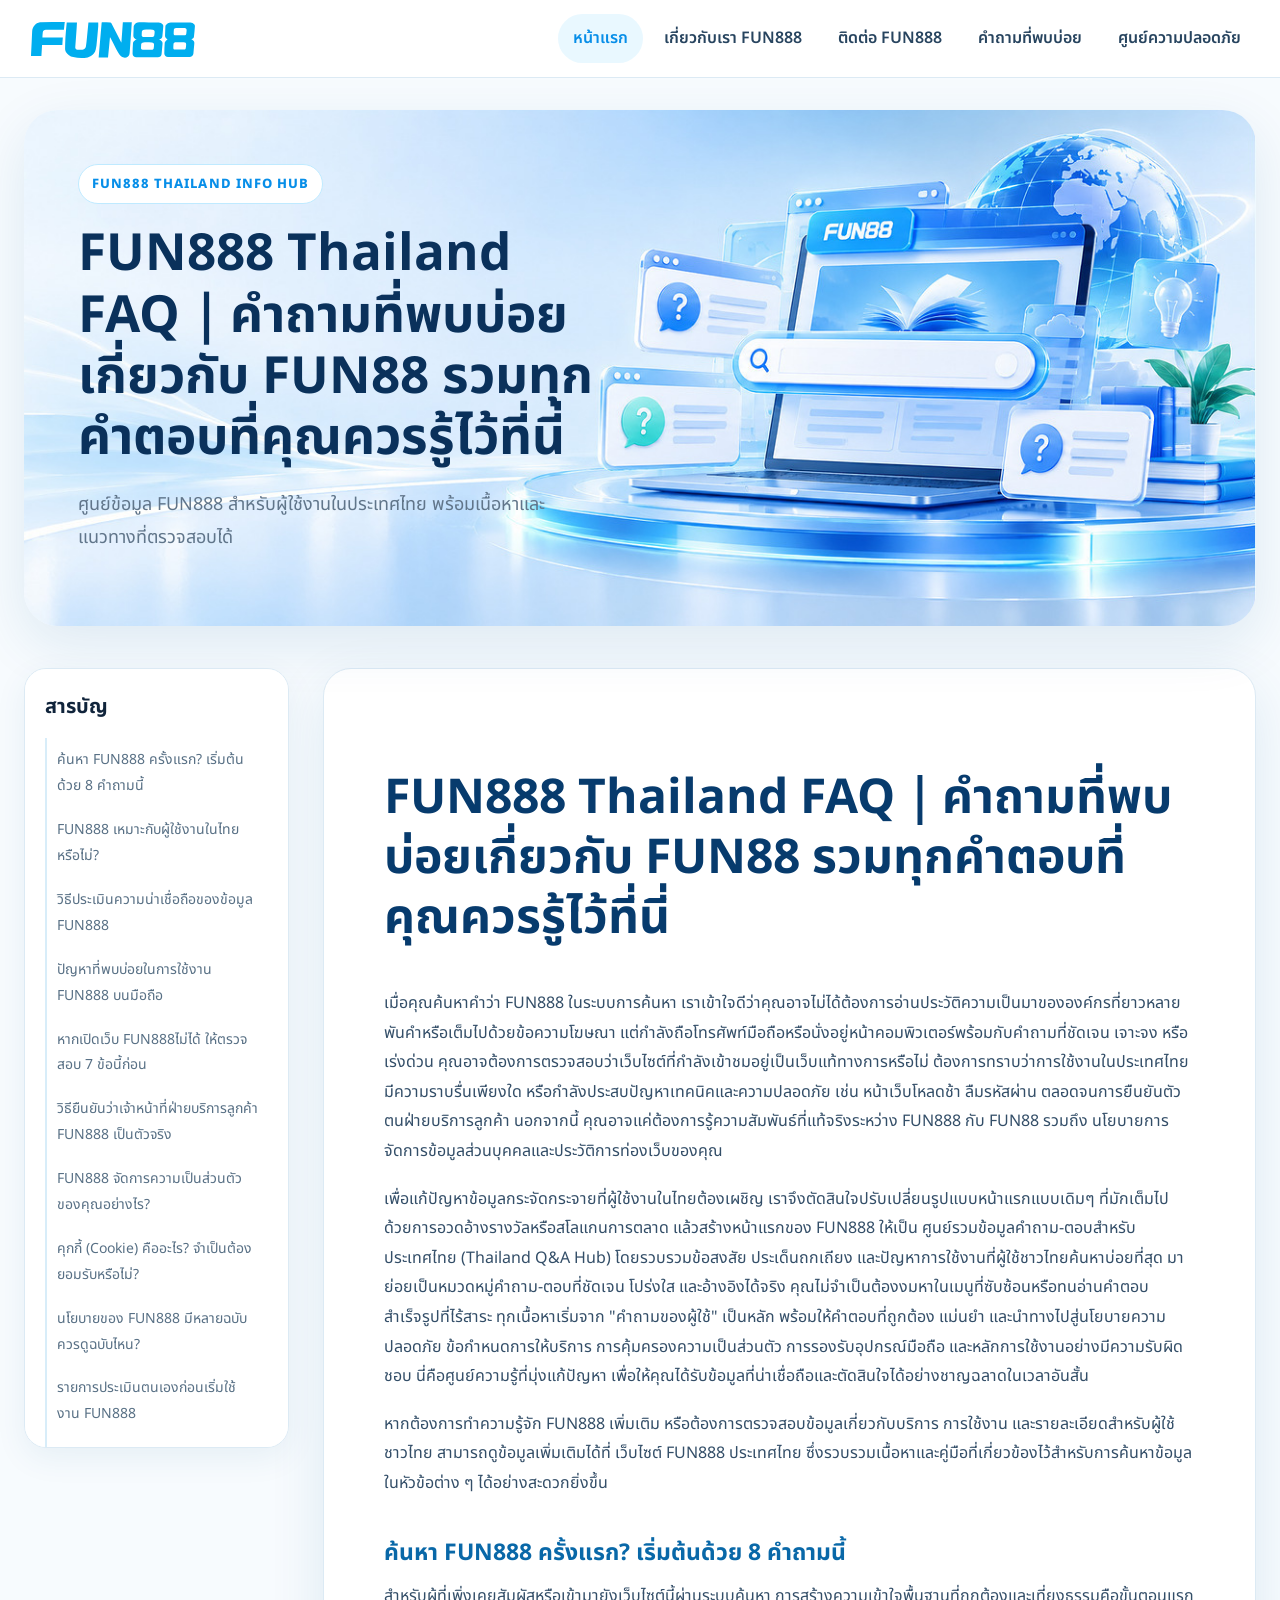
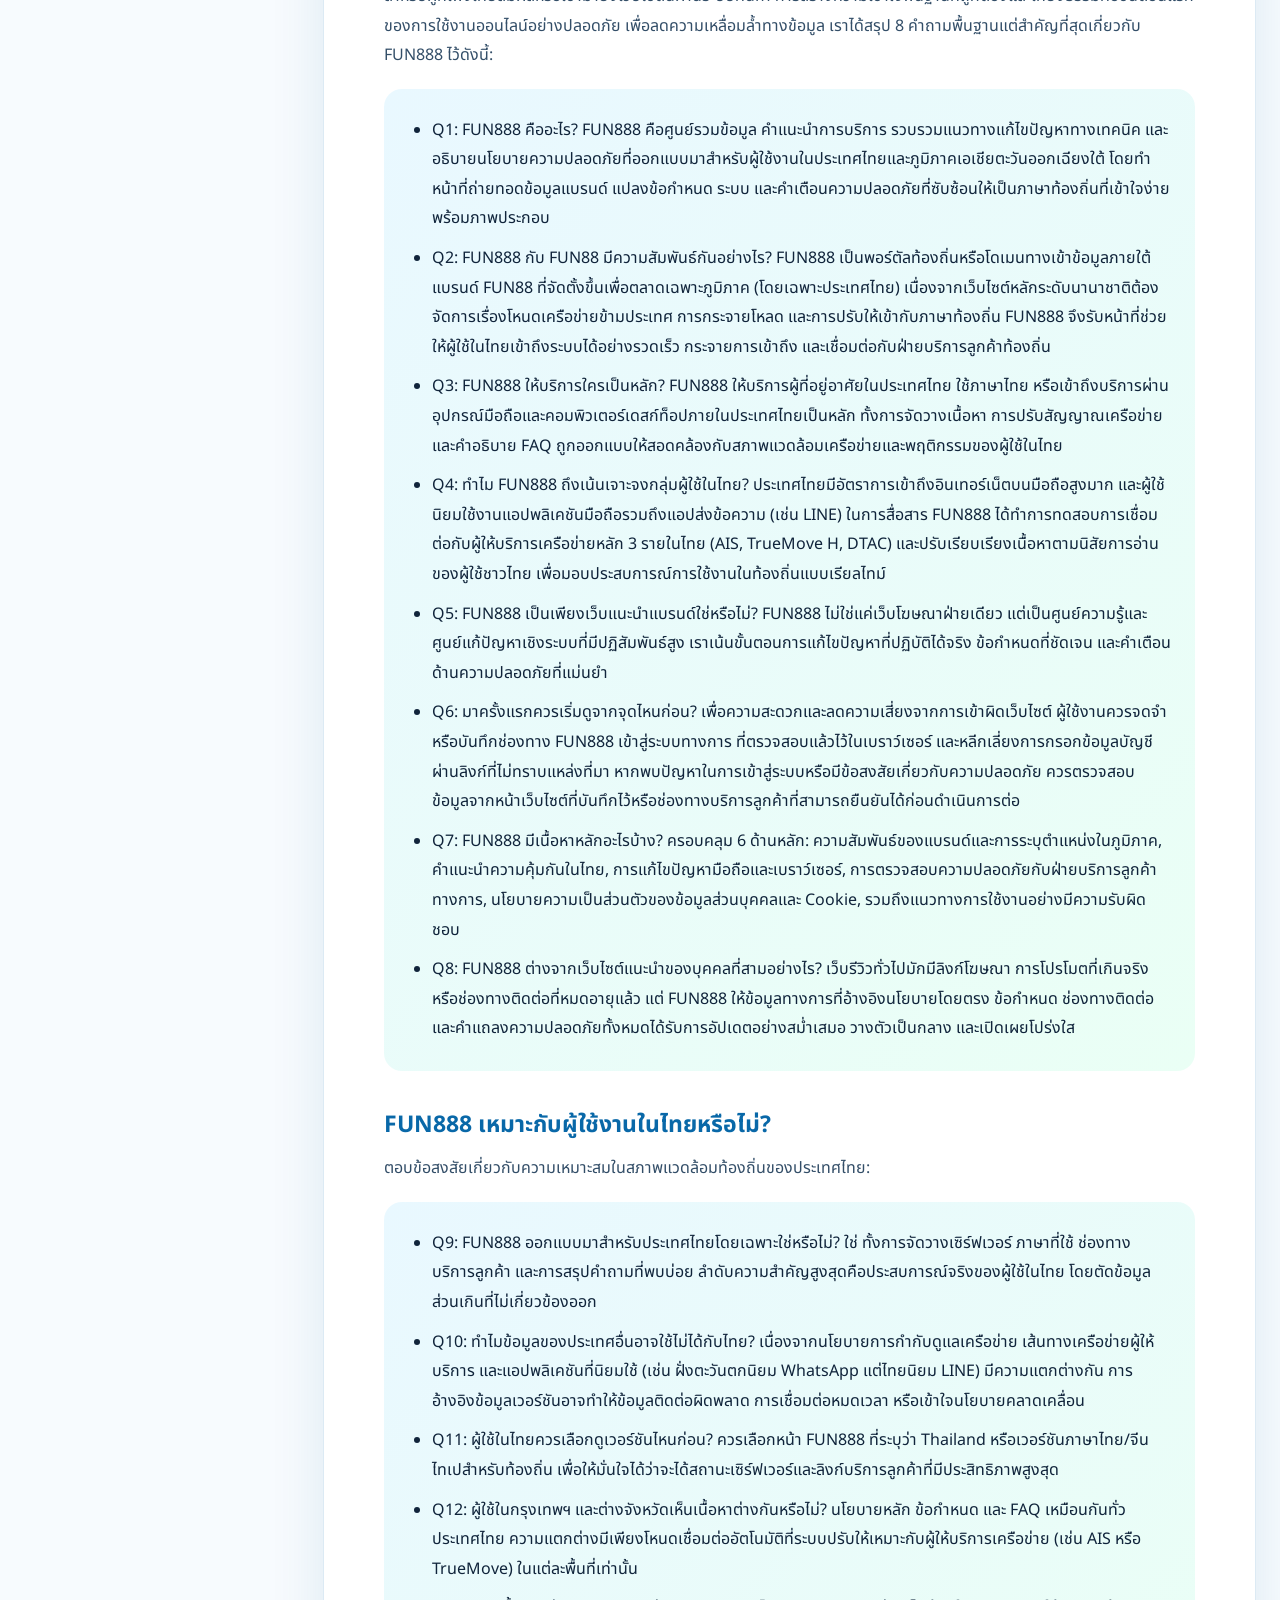
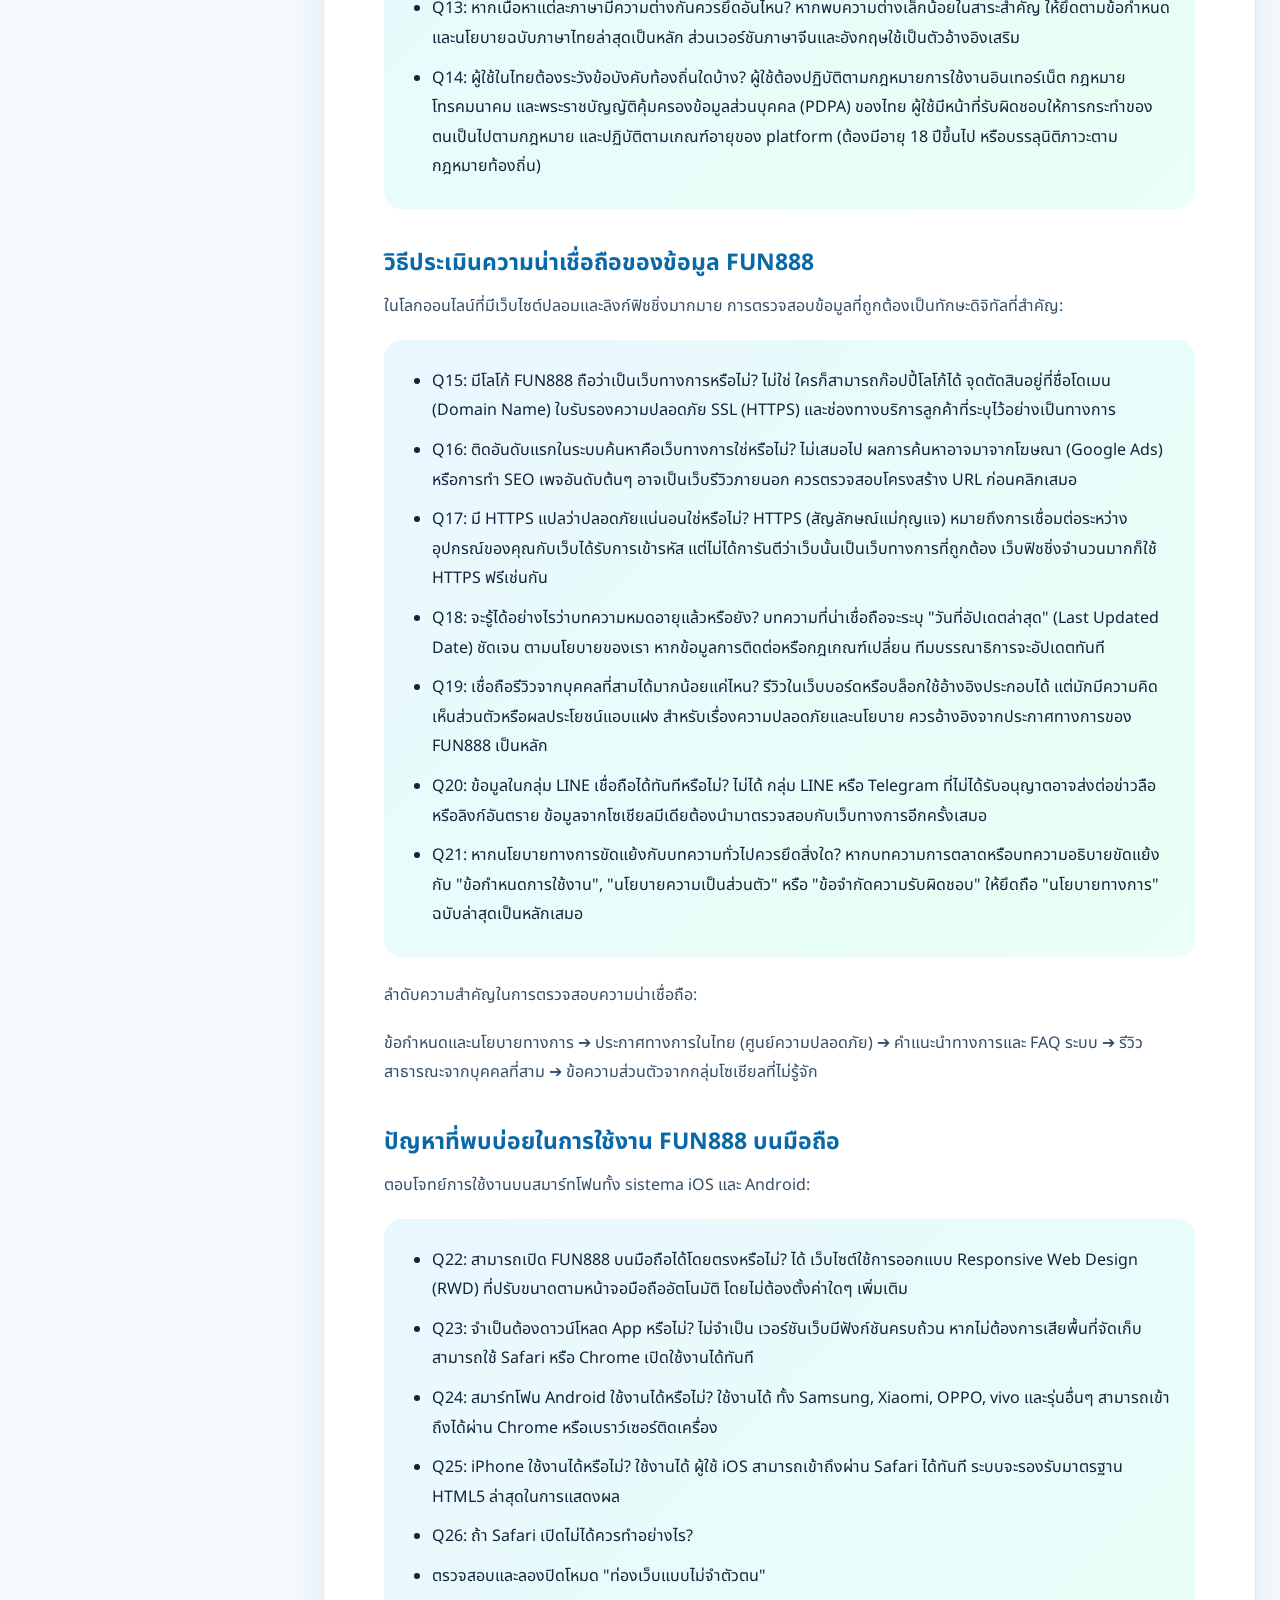
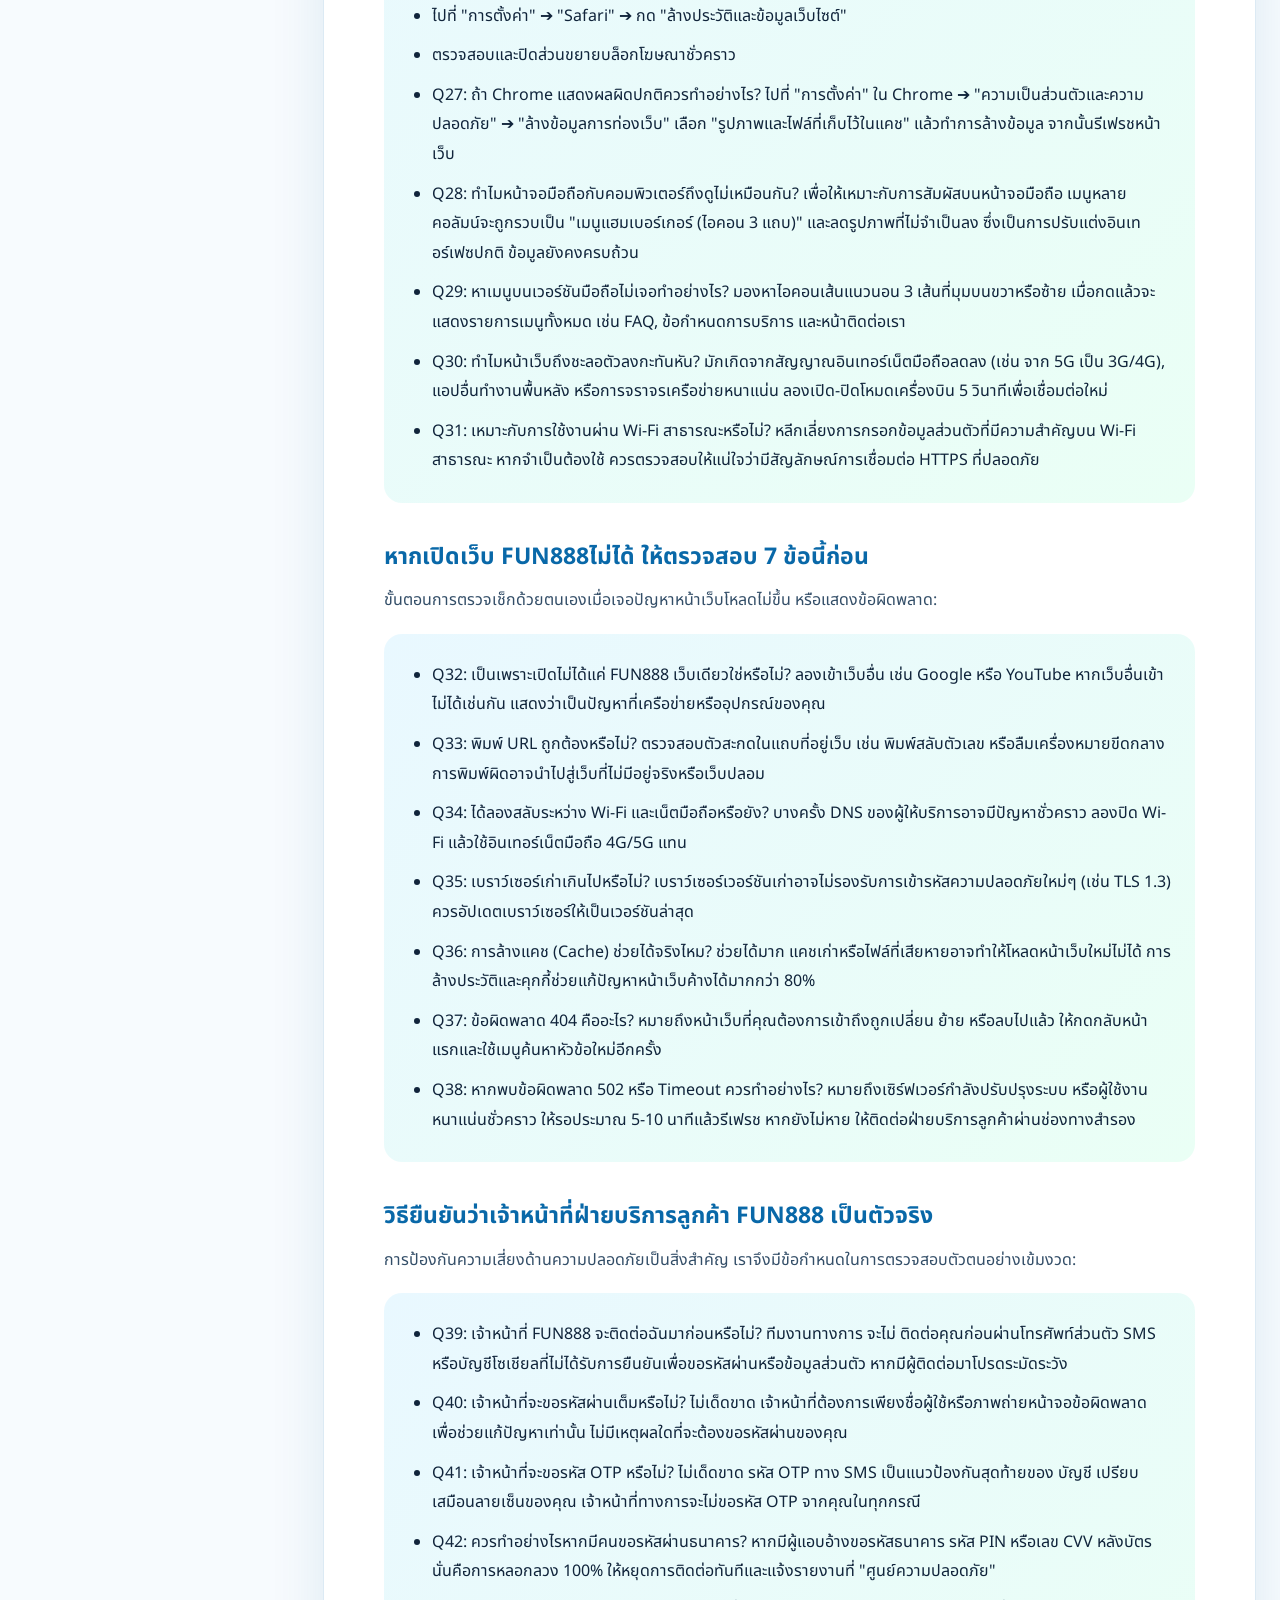
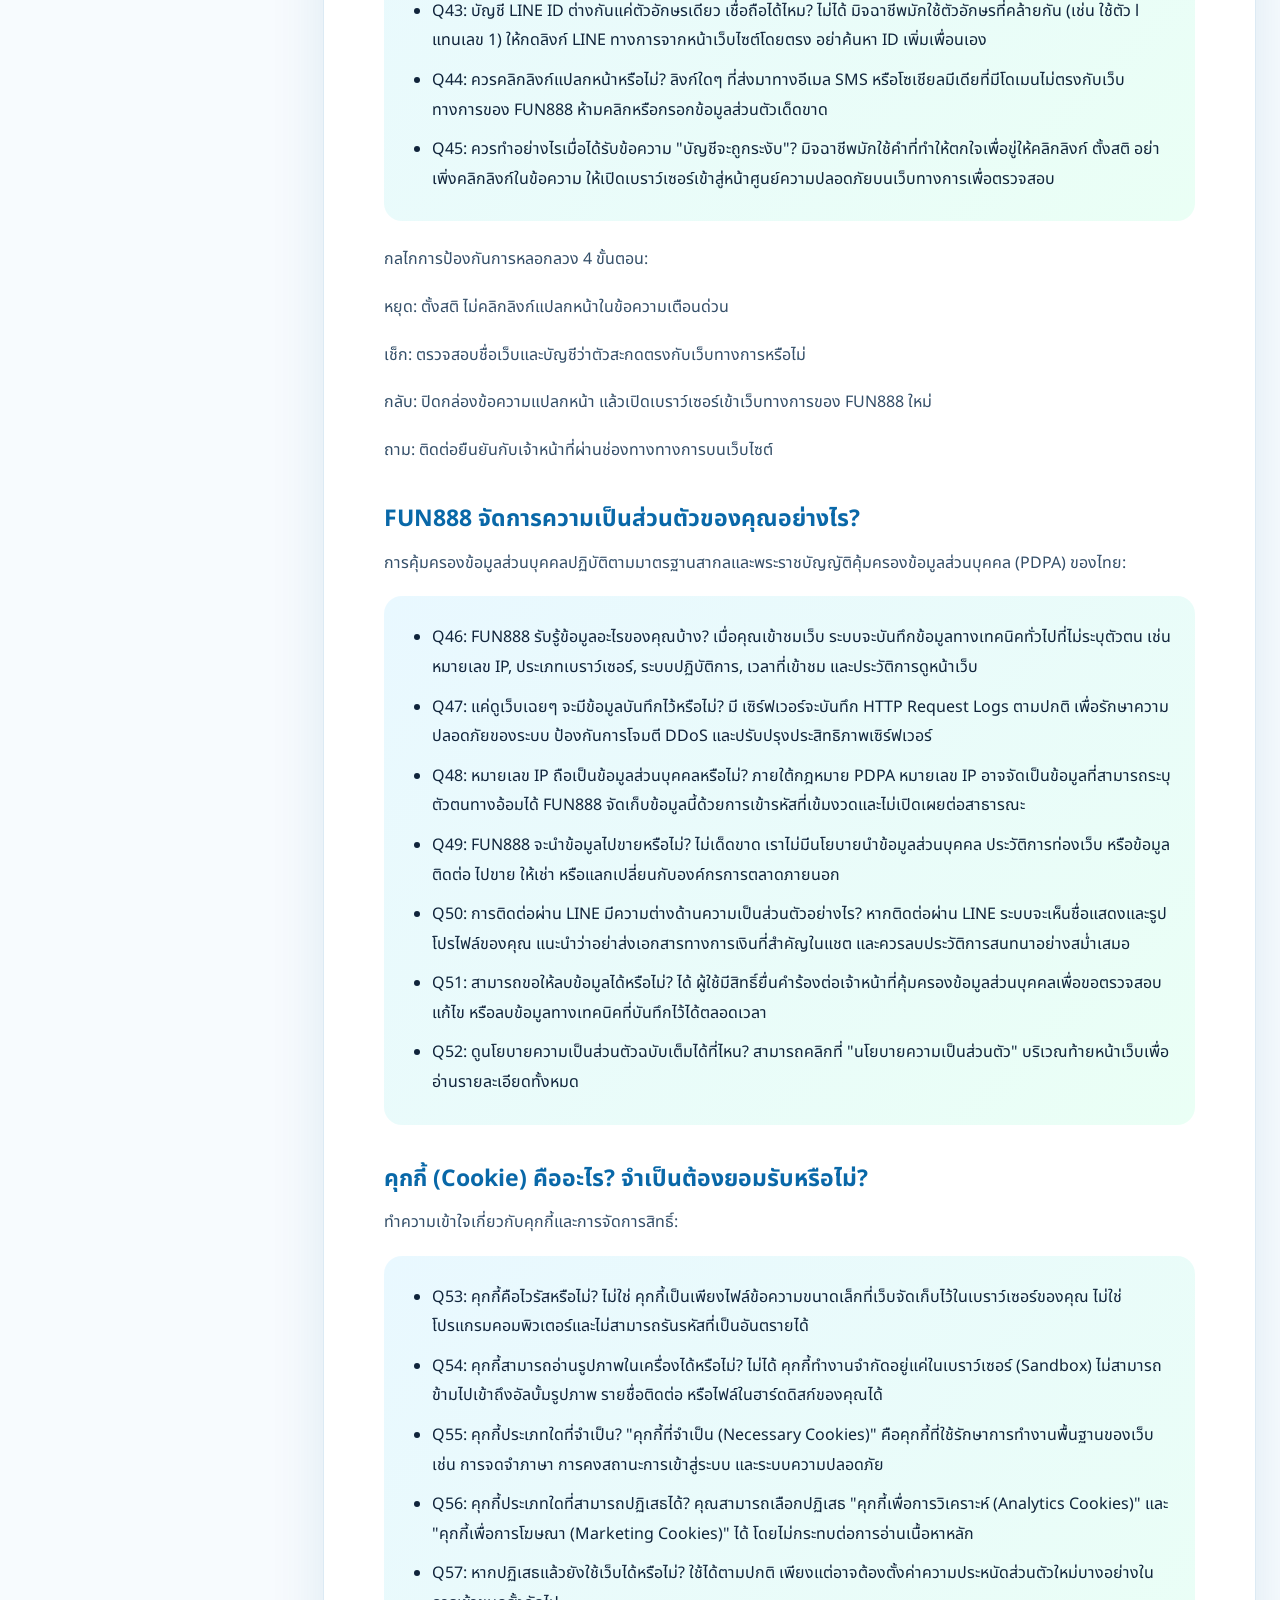
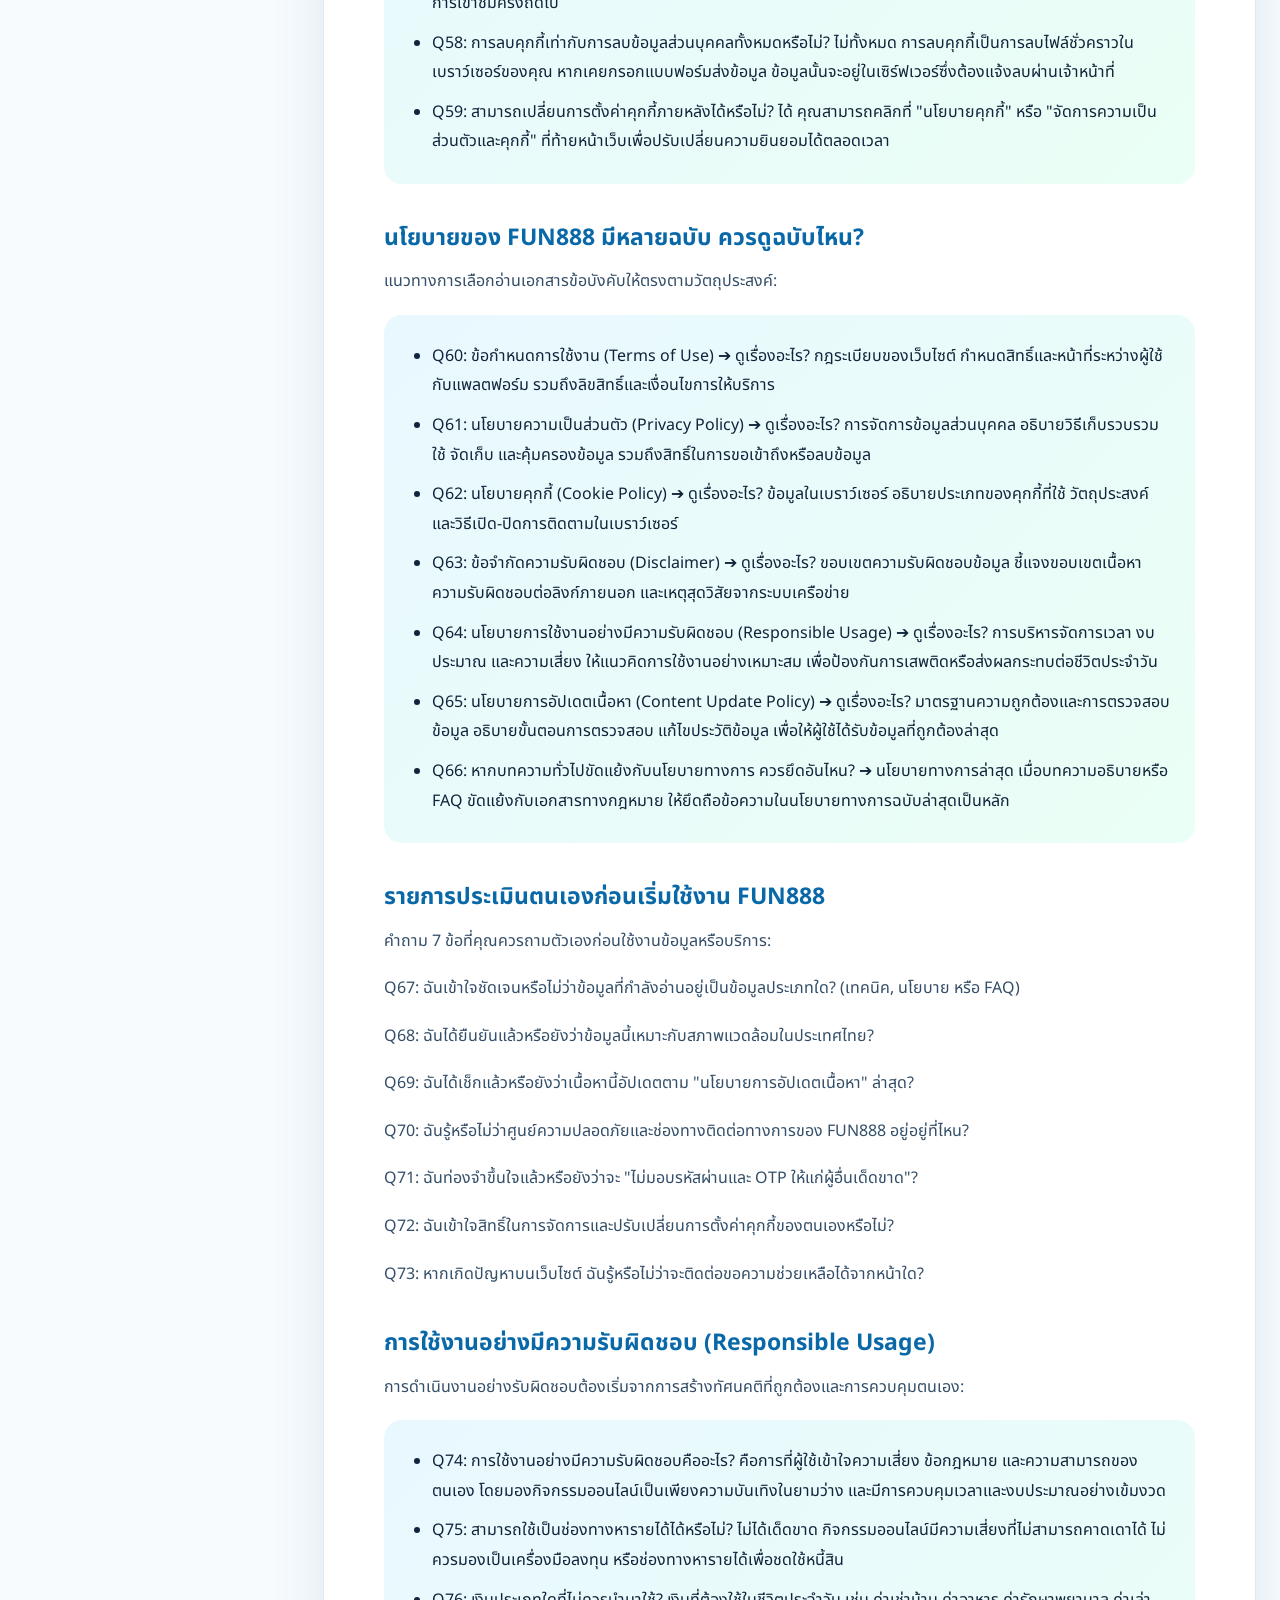
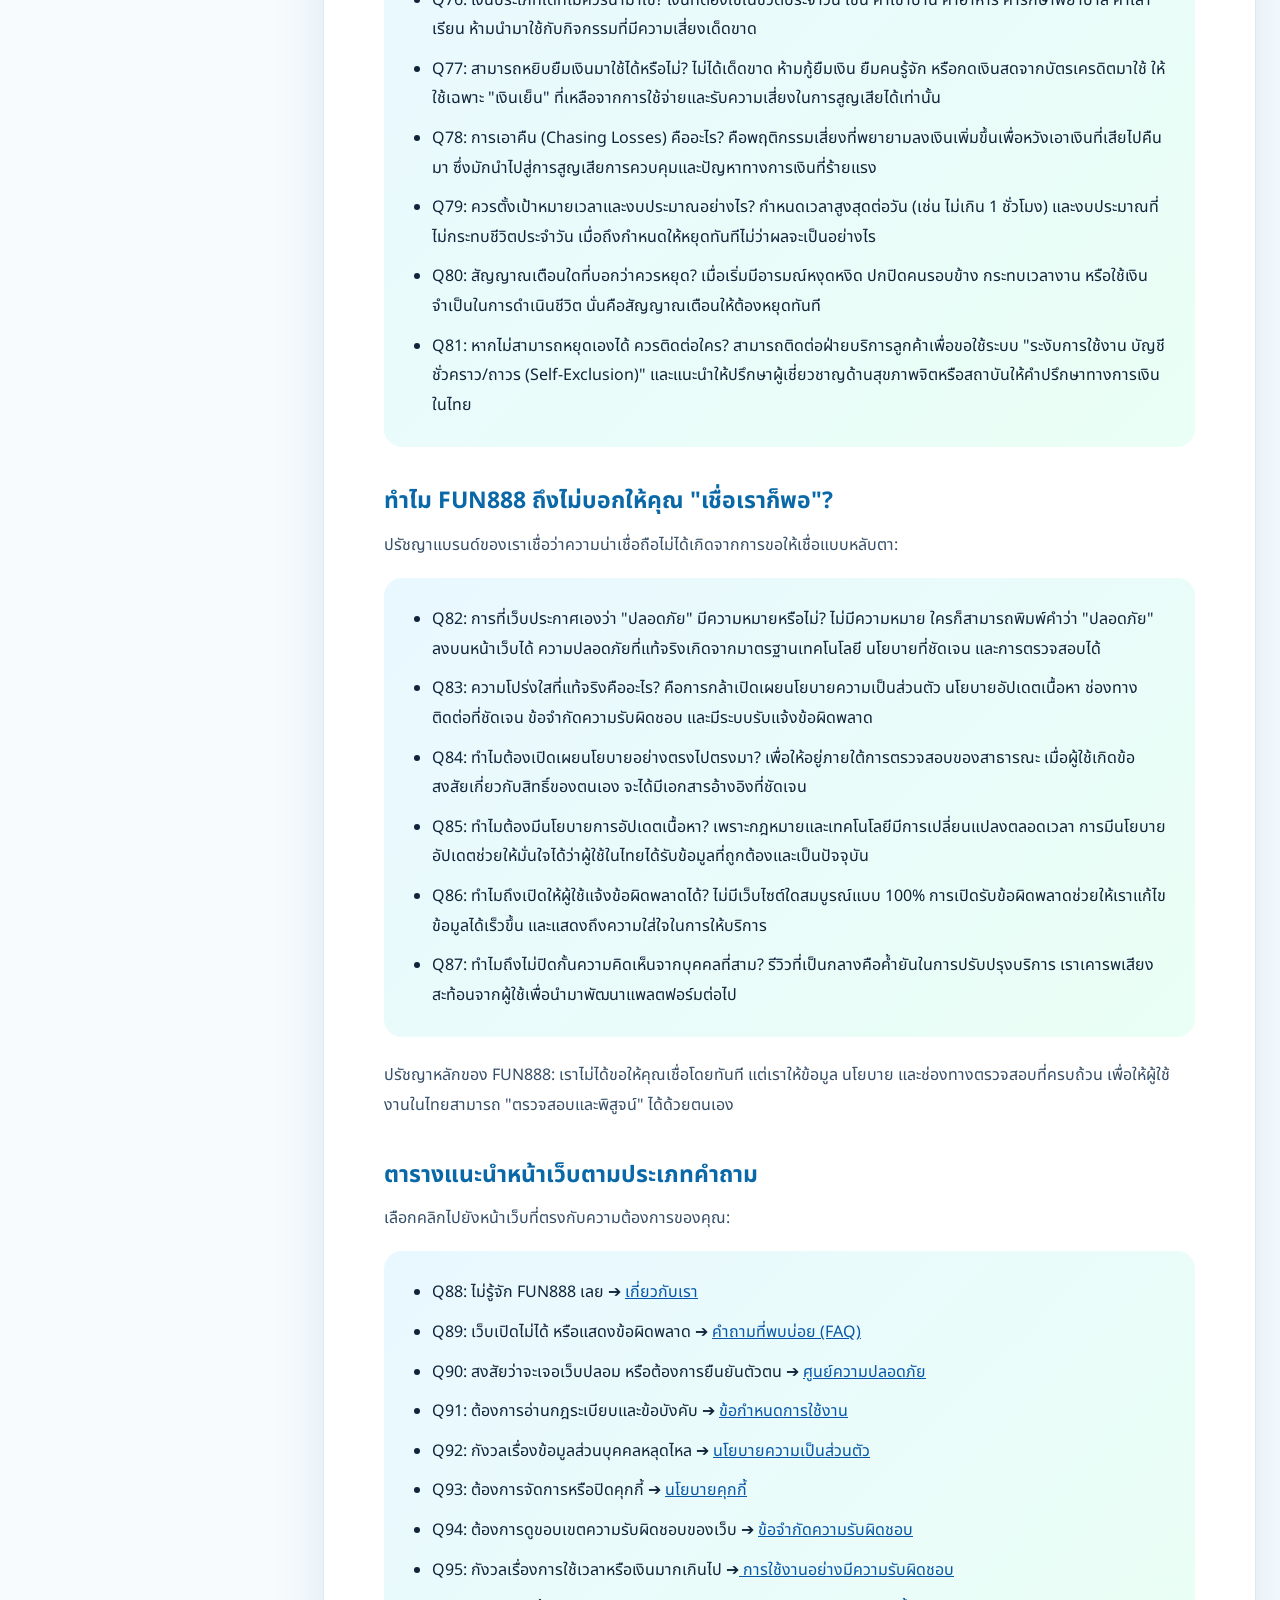
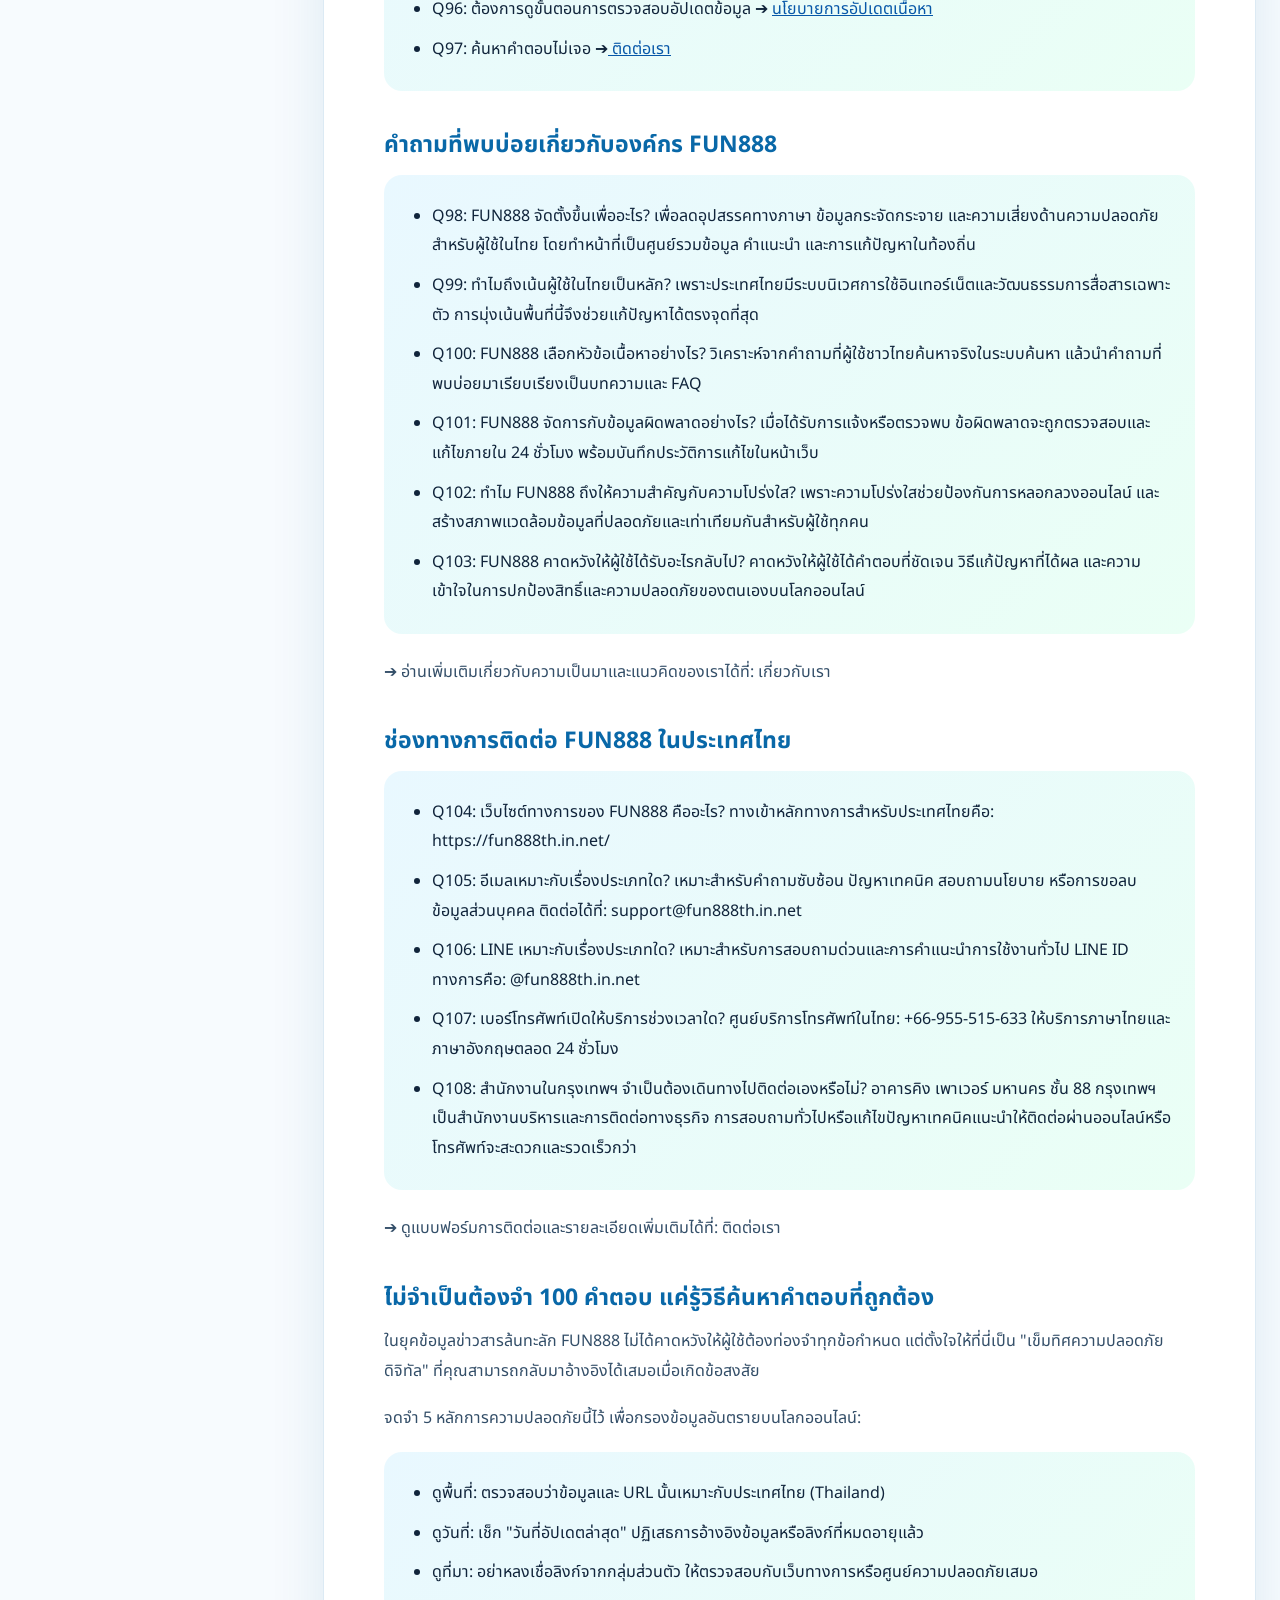
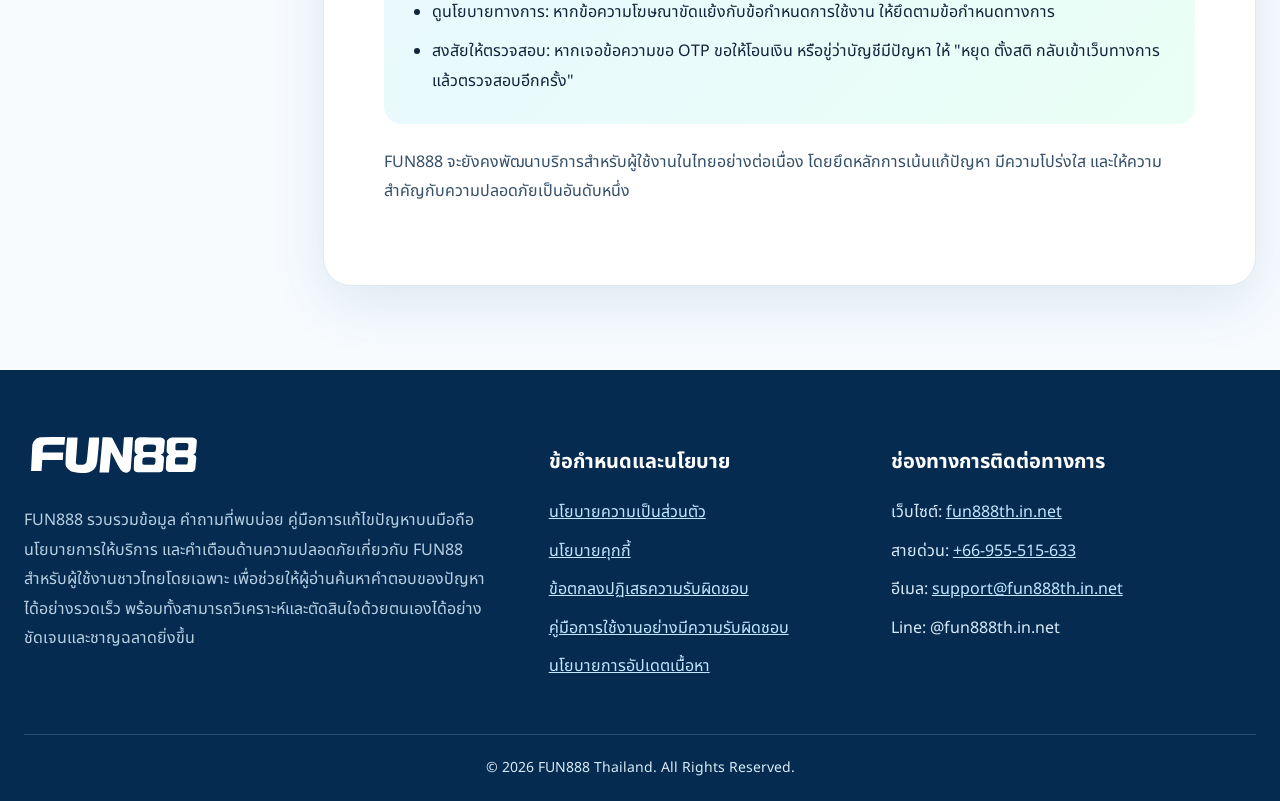
<file: index.html>
<!doctype html>
<html lang="th">

<head>
    <meta charset="utf-8">
    <meta name="viewport" content="width=device-width,initial-scale=1">
    <title> FUN888 Thailand FAQ｜คำถามที่พบบ่อยเกี่ยวกับ FUN88 รวมทุกคำตอบที่คุณควรรู้ไว้ที่นี่</title>
    <meta name="description" content="ศูนย์ข้อมูล FUN888 สำหรับผู้ใช้งานในประเทศไทย พร้อมเนื้อหาและแนวทางที่ตรวจสอบได้">
    <link rel="canonical" href="https://fun888thcom.github.io/">
    <meta property="og:type" content="website">
    <meta property="og:locale" content="th_TH">
    <meta property="og:title"
        content="FUN888 Thailand FAQ｜คำถามที่พบบ่อยเกี่ยวกับ FUN88 รวมทุกคำตอบที่คุณควรรู้ไว้ที่นี่">
    <meta property="og:description"
        content="ศูนย์ข้อมูล FUN888 สำหรับผู้ใช้งานในประเทศไทย พร้อมเนื้อหาและแนวทางที่ตรวจสอบได้">
    <meta property="og:url" content="https://fun888thcom.github.io/">
    <meta property="og:image" content="https://fun888thcom.github.io/assets/images/hero-1.jpg">
    <meta name="robots" content="index,follow">
    <link rel="icon" href="assets/images/favicon.svg">
    <link rel="stylesheet" href="assets/css/style.css">
    <script
        type="application/ld+json">{"@context":"https://schema.org","@type":"WebPage","name":"FUN888 Thailand FAQ｜คำถามที่พบบ่อยเกี่ยวกับ FUN88 รวมทุกคำตอบที่คุณควรรู้ไว้ที่นี่","description":"ศูนย์ข้อมูล FUN888 สำหรับผู้ใช้งานในประเทศไทย พร้อมเนื้อหาและแนวทางที่ตรวจสอบได้","url":"https://fun888thcom.github.io/","inLanguage":"th"}</script>
</head>

<body>
    <header>
        <div class="topbar"><a class="brand" href="./"><img src="assets/images/logo.svg" alt="FUN888"></a><button
                class="menu" aria-label="เปิดเมนู" aria-expanded="false">☰</button>
            <nav><a href="./" class="active">หน้าแรก</a><a href="about-us/">เกี่ยวกับเรา FUN888</a><a
                    href="contact-us/">ติดต่อ FUN888</a><a href="faq/">คำถามที่พบบ่อย</a><a
                    href="safety-center/">ศูนย์ความปลอดภัย</a></nav>
        </div>
    </header>
    <main>
        <section class="hero" style="background-image:url(assets/images/hero-1.jpg)">
            <div class="hero-copy"><span class="eyebrow">FUN888 THAILAND INFO HUB</span>
                <h1> FUN888 Thailand FAQ｜คำถามที่พบบ่อยเกี่ยวกับ FUN88 รวมทุกคำตอบที่คุณควรรู้ไว้ที่นี่</h1>
                <p>ศูนย์ข้อมูล FUN888 สำหรับผู้ใช้งานในประเทศไทย พร้อมเนื้อหาและแนวทางที่ตรวจสอบได้</p>
            </div> 
        </section>
        <div class="layout">
            <aside><strong>สารบัญ</strong>
                <div class="toc"><a href="#section-1">ค้นหา FUN888 ครั้งแรก? เริ่มต้นด้วย 8 คำถามนี้</a><a
                        href="#section-2">FUN888 เหมาะกับผู้ใช้งานในไทยหรือไม่?</a><a
                        href="#section-3">วิธีประเมินความน่าเชื่อถือของข้อมูล FUN888</a><a
                        href="#section-4">ปัญหาที่พบบ่อยในการใช้งาน FUN888 บนมือถือ</a><a href="#section-5">หากเปิดเว็บ
                        FUN888ไม่ได้ ให้ตรวจสอบ 7 ข้อนี้ก่อน</a><a
                        href="#section-6">วิธียืนยันว่าเจ้าหน้าที่ฝ่ายบริการลูกค้า FUN888 เป็นตัวจริง</a><a
                        href="#section-7">FUN888 จัดการความเป็นส่วนตัวของคุณอย่างไร?</a><a href="#section-8">คุกกี้
                        (Cookie) คืออะไร? จำเป็นต้องยอมรับหรือไม่?</a><a href="#section-9">นโยบายของ FUN888 มีหลายฉบับ
                        ควรดูฉบับไหน?</a><a href="#section-10">รายการประเมินตนเองก่อนเริ่มใช้งาน FUN888</a><a
                        href="#section-11">การใช้งานอย่างมีความรับผิดชอบ (Responsible Usage)</a><a
                        href="#section-12">ทำไม FUN888 ถึงไม่บอกให้คุณ &quot;เชื่อเราก็พอ&quot;?</a><a
                        href="#section-13">ตารางแนะนำหน้าเว็บตามประเภทคำถาม</a><a
                        href="#section-14">คำถามที่พบบ่อยเกี่ยวกับองค์กร FUN888</a><a
                        href="#section-15">ช่องทางการติดต่อ FUN888 ในประเทศไทย</a><a href="#section-16">ไม่จำเป็นต้องจำ
                        100 คำตอบ แค่รู้วิธีค้นหาคำตอบที่ถูกต้อง</a></div>
            </aside>
            <article>
                <h1 id="section-1">FUN888 Thailand FAQ｜คำถามที่พบบ่อยเกี่ยวกับ FUN88 รวมทุกคำตอบที่คุณควรรู้ไว้ที่นี่
                </h1>
                <p>เมื่อคุณค้นหาคำว่า FUN888 ในระบบการค้นหา
                    เราเข้าใจดีว่าคุณอาจไม่ได้ต้องการอ่านประวัติความเป็นมาขององค์กรที่ยาวหลายพันคำหรือเต็มไปด้วยข้อความโฆษณา
                    แต่กำลังถือโทรศัพท์มือถือหรือนั่งอยู่หน้าคอมพิวเตอร์พร้อมกับคำถามที่ชัดเจน เจาะจง หรือเร่งด่วน
                    คุณอาจต้องการตรวจสอบว่าเว็บไซต์ที่กำลังเข้าชมอยู่เป็นเว็บแท้ทางการหรือไม่
                    ต้องการทราบว่าการใช้งานในประเทศไทยมีความราบรื่นเพียงใด หรือกำลังประสบปัญหาเทคนิคและความปลอดภัย เช่น
                    หน้าเว็บโหลดช้า ลืมรหัสผ่าน ตลอดจนการยืนยันตัวตนฝ่ายบริการลูกค้า นอกจากนี้
                    คุณอาจแค่ต้องการรู้ความสัมพันธ์ที่แท้จริงระหว่าง FUN888 กับ FUN88 รวมถึง
                    นโยบายการจัดการข้อมูลส่วนบุคคลและประวัติการท่องเว็บของคุณ</p>
                <p>เพื่อแก้ปัญหาข้อมูลกระจัดกระจายที่ผู้ใช้งานในไทยต้องเผชิญ
                    เราจึงตัดสินใจปรับเปลี่ยนรูปแบบหน้าแรกแบบเดิมๆ ที่มักเต็มไปด้วยการอวดอ้างรางวัลหรือสโลแกนการตลาด
                    แล้วสร้างหน้าแรกของ FUN888 ให้เป็น ศูนย์รวมข้อมูลคำถาม-ตอบสำหรับประเทศไทย (Thailand Q&amp;A Hub)
                    โดยรวบรวมข้อสงสัย ประเด็นถกเถียง และปัญหาการใช้งานที่ผู้ใช้ชาวไทยค้นหาบ่อยที่สุด
                    มาย่อยเป็นหมวดหมู่คำถาม-ตอบที่ชัดเจน โปร่งใส และอ้างอิงได้จริง
                    คุณไม่จำเป็นต้องงมหาในเมนูที่ซับซ้อนหรือทนอ่านคำตอบสำเร็จรูปที่ไร้สาระ ทุกเนื้อหาเริ่มจาก
                    &quot;คำถามของผู้ใช้&quot; เป็นหลัก พร้อมให้คำตอบที่ถูกต้อง แม่นยำ และนำทางไปสู่นโยบายความปลอดภัย
                    ข้อกำหนดการให้บริการ การคุ้มครองความเป็นส่วนตัว การรองรับอุปกรณ์มือถือ
                    และหลักการใช้งานอย่างมีความรับผิดชอบ นี่คือศูนย์ความรู้ที่มุ่งแก้ปัญหา
                    เพื่อให้คุณได้รับข้อมูลที่น่าเชื่อถือและตัดสินใจได้อย่างชาญฉลาดในเวลาอันสั้น</p>
                <p>หากต้องการทำความรู้จัก FUN888 เพิ่มเติม หรือต้องการตรวจสอบข้อมูลเกี่ยวกับบริการ การใช้งาน
                    และรายละเอียดสำหรับผู้ใช้ชาวไทย สามารถดูข้อมูลเพิ่มเติมได้ที่ เว็บไซต์ FUN888 ประเทศไทย
                    ซึ่งรวบรวมเนื้อหาและคู่มือที่เกี่ยวข้องไว้สำหรับการค้นหาข้อมูลในหัวข้อต่าง ๆ ได้อย่างสะดวกยิ่งขึ้น
                </p>
                <h3 id="section-1">ค้นหา FUN888 ครั้งแรก? เริ่มต้นด้วย 8 คำถามนี้</h3>
                <p>สำหรับผู้ที่เพิ่งเคยสัมผัสหรือเข้ามายังเว็บไซต์นี้ผ่านระบบค้นหา
                    การสร้างความเข้าใจพื้นฐานที่ถูกต้องและเที่ยงธรรมคือขั้นตอนแรกของการใช้งานออนไลน์อย่างปลอดภัย
                    เพื่อลดความเหลื่อมล้ำทางข้อมูล เราได้สรุป 8 คำถามพื้นฐานแต่สำคัญที่สุดเกี่ยวกับ FUN888 ไว้ดังนี้:
                </p>
                <ul>
                    <li>Q1: FUN888 คืออะไร? FUN888 คือศูนย์รวมข้อมูล คำแนะนำการบริการ รวบรวมแนวทางแก้ไขปัญหาทางเทคนิค
                        และอธิบายนโยบายความปลอดภัยที่ออกแบบมาสำหรับผู้ใช้งานในประเทศไทยและภูมิภาคเอเชียตะวันออกเฉียงใต้
                        โดยทำหน้าที่ถ่ายทอดข้อมูลแบรนด์ แปลงข้อกำหนด ระบบ
                        และคำเตือนความปลอดภัยที่ซับซ้อนให้เป็นภาษาท้องถิ่นที่เข้าใจง่ายพร้อมภาพประกอบ</li>
                    <li>Q2: FUN888 กับ FUN88 มีความสัมพันธ์กันอย่างไร? FUN888
                        เป็นพอร์ตัลท้องถิ่นหรือโดเมนทางเข้าข้อมูลภายใต้แบรนด์ FUN88 ที่จัดตั้งขึ้นเพื่อตลาดเฉพาะภูมิภาค
                        (โดยเฉพาะประเทศไทย) เนื่องจากเว็บไซต์หลักระดับนานาชาติต้องจัดการเรื่องโหนดเครือข่ายข้ามประเทศ
                        การกระจายโหลด และการปรับให้เข้ากับภาษาท้องถิ่น FUN888
                        จึงรับหน้าที่ช่วยให้ผู้ใช้ในไทยเข้าถึงระบบได้อย่างรวดเร็ว กระจายการเข้าถึง
                        และเชื่อมต่อกับฝ่ายบริการลูกค้าท้องถิ่น</li>
                    <li>Q3: FUN888 ให้บริการใครเป็นหลัก? FUN888 ให้บริการผู้ที่อยู่อาศัยในประเทศไทย ใช้ภาษาไทย
                        หรือเข้าถึงบริการผ่านอุปกรณ์มือถือและคอมพิวเตอร์เดสก์ท็อปภายในประเทศไทยเป็นหลัก
                        ทั้งการจัดวางเนื้อหา การปรับสัญญาณเครือข่าย และคำอธิบาย FAQ
                        ถูกออกแบบให้สอดคล้องกับสภาพแวดล้อมเครือข่ายและพฤติกรรมของผู้ใช้ในไทย</li>
                    <li>Q4: ทำไม FUN888 ถึงเน้นเจาะจงกลุ่มผู้ใช้ในไทย?
                        ประเทศไทยมีอัตราการเข้าถึงอินเทอร์เน็ตบนมือถือสูงมาก
                        และผู้ใช้นิยมใช้งานแอปพลิเคชันมือถือรวมถึงแอปส่งข้อความ (เช่น LINE) ในการสื่อสาร FUN888
                        ได้ทำการทดสอบการเชื่อมต่อกับผู้ให้บริการเครือข่ายหลัก 3 รายในไทย (AIS, TrueMove H, DTAC)
                        และปรับเรียบเรียงเนื้อหาตามนิสัยการอ่านของผู้ใช้ชาวไทย
                        เพื่อมอบประสบการณ์การใช้งานในท้องถิ่นแบบเรียลไทม์</li>
                    <li>Q5: FUN888 เป็นเพียงเว็บแนะนำแบรนด์ใช่หรือไม่? FUN888 ไม่ใช่แค่เว็บโฆษณาฝ่ายเดียว
                        แต่เป็นศูนย์ความรู้และศูนย์แก้ปัญหาเชิงระบบที่มีปฏิสัมพันธ์สูง
                        เราเน้นขั้นตอนการแก้ไขปัญหาที่ปฏิบัติได้จริง ข้อกำหนดที่ชัดเจน
                        และคำเตือนด้านความปลอดภัยที่แม่นยำ</li>
                    <li>Q6: มาครั้งแรกควรเริ่มดูจากจุดไหนก่อน? เพื่อความสะดวกและลดความเสี่ยงจากการเข้าผิดเว็บไซต์
                        ผู้ใช้งานควรจดจำหรือบันทึกช่องทาง FUN888 เข้าสู่ระบบทางการ ที่ตรวจสอบแล้วไว้ในเบราว์เซอร์
                        และหลีกเลี่ยงการกรอกข้อมูลบัญชีผ่านลิงก์ที่ไม่ทราบแหล่งที่มา
                        หากพบปัญหาในการเข้าสู่ระบบหรือมีข้อสงสัยเกี่ยวกับความปลอดภัย
                        ควรตรวจสอบข้อมูลจากหน้าเว็บไซต์ที่บันทึกไว้หรือช่องทางบริการลูกค้าที่สามารถยืนยันได้ก่อนดำเนินการต่อ
                    </li>
                    <li>Q7: FUN888 มีเนื้อหาหลักอะไรบ้าง? ครอบคลุม 6 ด้านหลัก:
                        ความสัมพันธ์ของแบรนด์และการระบุตำแหน่งในภูมิภาค, คำแนะนำความคุ้มกันในไทย,
                        การแก้ไขปัญหามือถือและเบราว์เซอร์, การตรวจสอบความปลอดภัยกับฝ่ายบริการลูกค้าทางการ,
                        นโยบายความเป็นส่วนตัวของข้อมูลส่วนบุคคลและ Cookie, รวมถึงแนวทางการใช้งานอย่างมีความรับผิดชอบ
                    </li>
                    <li>Q8: FUN888 ต่างจากเว็บไซต์แนะนำของบุคคลที่สามอย่างไร? เว็บรีวิวทั่วไปมักมีลิงก์โฆษณา
                        การโปรโมตที่เกินจริง หรือช่องทางติดต่อที่หมดอายุแล้ว แต่ FUN888
                        ให้ข้อมูลทางการที่อ้างอิงนโยบายโดยตรง ข้อกำหนด ช่องทางติดต่อ
                        และคำแถลงความปลอดภัยทั้งหมดได้รับการอัปเดตอย่างสม่ำเสมอ วางตัวเป็นกลาง และเปิดเผยโปร่งใส</li>
                </ul>
                <h3 id="section-2">FUN888 เหมาะกับผู้ใช้งานในไทยหรือไม่?</h3>
                <p>ตอบข้อสงสัยเกี่ยวกับความเหมาะสมในสภาพแวดล้อมท้องถิ่นของประเทศไทย:</p>
                <ul>
                    <li>Q9: FUN888 ออกแบบมาสำหรับประเทศไทยโดยเฉพาะใช่หรือไม่? ใช่ ทั้งการจัดวางเซิร์ฟเวอร์ ภาษาที่ใช้
                        ช่องทางบริการลูกค้า และการสรุปคำถามที่พบบ่อย ลำดับความสำคัญสูงสุดคือประสบการณ์จริงของผู้ใช้ในไทย
                        โดยตัดข้อมูลส่วนเกินที่ไม่เกี่ยวข้องออก</li>
                    <li>Q10: ทำไมข้อมูลของประเทศอื่นอาจใช้ไม่ได้กับไทย? เนื่องจากนโยบายการกำกับดูแลเครือข่าย
                        เส้นทางเครือข่ายผู้ให้บริการ และแอปพลิเคชันที่นิยมใช้ (เช่น ฝั่งตะวันตกนิยม WhatsApp แต่ไทยนิยม
                        LINE) มีความแตกต่างกัน การอ้างอิงข้อมูลเวอร์ชันอาจทำให้ข้อมูลติดต่อผิดพลาด การเชื่อมต่อหมดเวลา
                        หรือเข้าใจนโยบายคลาดเคลื่อน</li>
                    <li>Q11: ผู้ใช้ในไทยควรเลือกดูเวอร์ชันไหนก่อน? ควรเลือกหน้า FUN888 ที่ระบุว่า Thailand
                        หรือเวอร์ชันภาษาไทย/จีนไทเปสำหรับท้องถิ่น
                        เพื่อให้มั่นใจได้ว่าจะได้สถานะเซิร์ฟเวอร์และลิงก์บริการลูกค้าที่มีประสิทธิภาพสูงสุด</li>
                    <li>Q12: ผู้ใช้ในกรุงเทพฯ และต่างจังหวัดเห็นเนื้อหาต่างกันหรือไม่? นโยบายหลัก ข้อกำหนด และ FAQ
                        เหมือนกันทั่วประเทศไทย
                        ความแตกต่างมีเพียงโหนดเชื่อมต่ออัตโนมัติที่ระบบปรับให้เหมาะกับผู้ให้บริการเครือข่าย (เช่น AIS
                        หรือ TrueMove) ในแต่ละพื้นที่เท่านั้น</li>
                    <li>Q13: หากเนื้อหาแต่ละภาษามีความต่างกันควรยึดอันไหน? หากพบความต่างเล็กน้อยในสาระสำคัญ
                        ให้ยึดตามข้อกำหนดและนโยบายฉบับภาษาไทยล่าสุดเป็นหลัก
                        ส่วนเวอร์ชันภาษาจีนและอังกฤษใช้เป็นตัวอ้างอิงเสริม</li>
                    <li>Q14: ผู้ใช้ในไทยต้องระวังข้อบังคับท้องถิ่นใดบ้าง?
                        ผู้ใช้ต้องปฏิบัติตามกฎหมายการใช้งานอินเทอร์เน็ต กฎหมายโทรคมนาคม
                        และพระราชบัญญัติคุ้มครองข้อมูลส่วนบุคคล (PDPA) ของไทย
                        ผู้ใช้มีหน้าที่รับผิดชอบให้การกระทำของตนเป็นไปตามกฎหมาย และปฏิบัติตามเกณฑ์อายุของ platform
                        (ต้องมีอายุ 18 ปีขึ้นไป หรือบรรลุนิติภาวะตามกฎหมายท้องถิ่น)</li>
                </ul>
                <h3 id="section-3">วิธีประเมินความน่าเชื่อถือของข้อมูล FUN888</h3>
                <p>ในโลกออนไลน์ที่มีเว็บไซต์ปลอมและลิงก์ฟิชชิ่งมากมาย
                    การตรวจสอบข้อมูลที่ถูกต้องเป็นทักษะดิจิทัลที่สำคัญ:</p>
                <ul>
                    <li>Q15: มีโลโก้ FUN888 ถือว่าเป็นเว็บทางการหรือไม่? ไม่ใช่ ใครก็สามารถก๊อปปี้โลโก้ได้
                        จุดตัดสินอยู่ที่ชื่อโดเมน (Domain Name) ใบรับรองความปลอดภัย SSL (HTTPS)
                        และช่องทางบริการลูกค้าที่ระบุไว้อย่างเป็นทางการ</li>
                    <li>Q16: ติดอันดับแรกในระบบค้นหาคือเว็บทางการใช่หรือไม่? ไม่เสมอไป ผลการค้นหาอาจมาจากโฆษณา (Google
                        Ads) หรือการทำ SEO เพจอันดับต้นๆ อาจเป็นเว็บรีวิวภายนอก ควรตรวจสอบโครงสร้าง URL ก่อนคลิกเสมอ
                    </li>
                    <li>Q17: มี HTTPS แปลว่าปลอดภัยแน่นอนใช่หรือไม่? HTTPS (สัญลักษณ์แม่กุญแจ)
                        หมายถึงการเชื่อมต่อระหว่างอุปกรณ์ของคุณกับเว็บได้รับการเข้ารหัส
                        แต่ไม่ได้การันตีว่าเว็บนั้นเป็นเว็บทางการที่ถูกต้อง เว็บฟิชชิ่งจำนวนมากก็ใช้ HTTPS ฟรีเช่นกัน
                    </li>
                    <li>Q18: จะรู้ได้อย่างไรว่าบทความหมดอายุแล้วหรือยัง? บทความที่น่าเชื่อถือจะระบุ
                        &quot;วันที่อัปเดตล่าสุด&quot; (Last Updated Date) ชัดเจน ตามนโยบายของเรา
                        หากข้อมูลการติดต่อหรือกฎเกณฑ์เปลี่ยน ทีมบรรณาธิการจะอัปเดตทันที</li>
                    <li>Q19: เชื่อถือรีวิวจากบุคคลที่สามได้มากน้อยแค่ไหน? รีวิวในเว็บบอร์ดหรือบล็อกใช้อ้างอิงประกอบได้
                        แต่มักมีความคิดเห็นส่วนตัวหรือผลประโยชน์แอบแฝง สำหรับเรื่องความปลอดภัยและนโยบาย
                        ควรอ้างอิงจากประกาศทางการของ FUN888 เป็นหลัก</li>
                    <li>Q20: ข้อมูลในกลุ่ม LINE เชื่อถือได้ทันทีหรือไม่? ไม่ได้ กลุ่ม LINE หรือ Telegram
                        ที่ไม่ได้รับอนุญาตอาจส่งต่อข่าวลือหรือลิงก์อันตราย
                        ข้อมูลจากโซเชียลมีเดียต้องนำมาตรวจสอบกับเว็บทางการอีกครั้งเสมอ</li>
                    <li>Q21: หากนโยบายทางการขัดแย้งกับบทความทั่วไปควรยึดสิ่งใด?
                        หากบทความการตลาดหรือบทความอธิบายขัดแย้งกับ &quot;ข้อกำหนดการใช้งาน&quot;,
                        &quot;นโยบายความเป็นส่วนตัว&quot; หรือ &quot;ข้อจำกัดความรับผิดชอบ&quot; ให้ยึดถือ
                        &quot;นโยบายทางการ&quot; ฉบับล่าสุดเป็นหลักเสมอ</li>
                </ul>
                <p>ลำดับความสำคัญในการตรวจสอบความน่าเชื่อถือ:</p>
                <p>ข้อกำหนดและนโยบายทางการ ➔ ประกาศทางการในไทย (ศูนย์ความปลอดภัย) ➔ คำแนะนำทางการและ FAQ ระบบ ➔
                    รีวิวสาธารณะจากบุคคลที่สาม ➔ ข้อความส่วนตัวจากกลุ่มโซเชียลที่ไม่รู้จัก</p>
                <h3 id="section-4">ปัญหาที่พบบ่อยในการใช้งาน FUN888 บนมือถือ</h3>
                <p>ตอบโจทย์การใช้งานบนสมาร์ทโฟนทั้ง sistema iOS และ Android:</p>
                <ul>
                    <li>Q22: สามารถเปิด FUN888 บนมือถือได้โดยตรงหรือไม่? ได้ เว็บไซต์ใช้การออกแบบ Responsive Web Design
                        (RWD) ที่ปรับขนาดตามหน้าจอมือถืออัตโนมัติ โดยไม่ต้องตั้งค่าใดๆ เพิ่มเติม</li>
                    <li>Q23: จำเป็นต้องดาวน์โหลด App หรือไม่? ไม่จำเป็น เวอร์ชันเว็บมีฟังก์ชันครบถ้วน
                        หากไม่ต้องการเสียพื้นที่จัดเก็บ สามารถใช้ Safari หรือ Chrome เปิดใช้งานได้ทันที</li>
                    <li>Q24: สมาร์ทโฟน Android ใช้งานได้หรือไม่? ใช้งานได้ ทั้ง Samsung, Xiaomi, OPPO, vivo และรุ่นอื่นๆ
                        สามารถเข้าถึงได้ผ่าน Chrome หรือเบราว์เซอร์ติดเครื่อง</li>
                    <li>Q25: iPhone ใช้งานได้หรือไม่? ใช้งานได้ ผู้ใช้ iOS สามารถเข้าถึงผ่าน Safari ได้ทันที
                        ระบบจะรองรับมาตรฐาน HTML5 ล่าสุดในการแสดงผล</li>
                    <li>Q26: ถ้า Safari เปิดไม่ได้ควรทำอย่างไร?</li>
                    <li>ตรวจสอบและลองปิดโหมด &quot;ท่องเว็บแบบไม่จำตัวตน&quot;</li>
                    <li>ไปที่ &quot;การตั้งค่า&quot; ➔ &quot;Safari&quot; ➔ กด &quot;ล้างประวัติและข้อมูลเว็บไซต์&quot;
                    </li>
                    <li>ตรวจสอบและปิดส่วนขยายบล็อกโฆษณาชั่วคราว</li>
                    <li>Q27: ถ้า Chrome แสดงผลผิดปกติควรทำอย่างไร? ไปที่ &quot;การตั้งค่า&quot; ใน Chrome ➔
                        &quot;ความเป็นส่วนตัวและความปลอดภัย&quot; ➔ &quot;ล้างข้อมูลการท่องเว็บ&quot; เลือก
                        &quot;รูปภาพและไฟล์ที่เก็บไว้ในแคช&quot; แล้วทำการล้างข้อมูล จากนั้นรีเฟรชหน้าเว็บ</li>
                    <li>Q28: ทำไมหน้าจอมือถือกับคอมพิวเตอร์ถึงดูไม่เหมือนกัน? เพื่อให้เหมาะกับการสัมผัสบนหน้าจอมือถือ
                        เมนูหลายคอลัมน์จะถูกรวบเป็น &quot;เมนูแฮมเบอร์เกอร์ (ไอคอน 3 แถบ)&quot;
                        และลดรูปภาพที่ไม่จำเป็นลง ซึ่งเป็นการปรับแต่งอินเทอร์เฟซปกติ ข้อมูลยังคงครบถ้วน</li>
                    <li>Q29: หาเมนูบนเวอร์ชันมือถือไม่เจอทำอย่างไร? มองหาไอคอนเส้นแนวนอน 3 เส้นที่มุมบนขวาหรือซ้าย
                        เมื่อกดแล้วจะแสดงรายการเมนูทั้งหมด เช่น FAQ, ข้อกำหนดการบริการ และหน้าติดต่อเรา</li>
                    <li>Q30: ทำไมหน้าเว็บถึงชะลอตัวลงกะทันหัน? มักเกิดจากสัญญาณอินเทอร์เน็ตมือถือลดลง (เช่น จาก 5G เป็น
                        3G/4G), แอปอื่นทำงานพื้นหลัง หรือการจราจรเครือข่ายหนาแน่น ลองเปิด-ปิดโหมดเครื่องบิน 5
                        วินาทีเพื่อเชื่อมต่อใหม่</li>
                    <li>Q31: เหมาะกับการใช้งานผ่าน Wi-Fi สาธารณะหรือไม่? หลีกเลี่ยงการกรอกข้อมูลส่วนตัวที่มีความสำคัญบน
                        Wi-Fi สาธารณะ หากจำเป็นต้องใช้ ควรตรวจสอบให้แน่ใจว่ามีสัญลักษณ์การเชื่อมต่อ HTTPS ที่ปลอดภัย
                    </li>
                </ul>
                <h3 id="section-5">หากเปิดเว็บ FUN888ไม่ได้ ให้ตรวจสอบ 7 ข้อนี้ก่อน</h3>
                <p>ขั้นตอนการตรวจเช็กด้วยตนเองเมื่อเจอปัญหาหน้าเว็บโหลดไม่ขึ้น หรือแสดงข้อผิดพลาด:</p>
                <ul>
                    <li>Q32: เป็นเพราะเปิดไม่ได้แค่ FUN888 เว็บเดียวใช่หรือไม่? ลองเข้าเว็บอื่น เช่น Google หรือ YouTube
                        หากเว็บอื่นเข้าไม่ได้เช่นกัน แสดงว่าเป็นปัญหาที่เครือข่ายหรืออุปกรณ์ของคุณ</li>
                    <li>Q33: พิมพ์ URL ถูกต้องหรือไม่? ตรวจสอบตัวสะกดในแถบที่อยู่เว็บ เช่น พิมพ์สลับตัวเลข
                        หรือลืมเครื่องหมายขีดกลาง การพิมพ์ผิดอาจนำไปสู่เว็บที่ไม่มีอยู่จริงหรือเว็บปลอม</li>
                    <li>Q34: ได้ลองสลับระหว่าง Wi-Fi และเน็ตมือถือหรือยัง? บางครั้ง DNS
                        ของผู้ให้บริการอาจมีปัญหาชั่วคราว ลองปิด Wi-Fi แล้วใช้อินเทอร์เน็ตมือถือ 4G/5G แทน</li>
                    <li>Q35: เบราว์เซอร์เก่าเกินไปหรือไม่?
                        เบราว์เซอร์เวอร์ชันเก่าอาจไม่รองรับการเข้ารหัสความปลอดภัยใหม่ๆ (เช่น TLS 1.3)
                        ควรอัปเดตเบราว์เซอร์ให้เป็นเวอร์ชันล่าสุด</li>
                    <li>Q36: การล้างแคช (Cache) ช่วยได้จริงไหม? ช่วยได้มาก
                        แคชเก่าหรือไฟล์ที่เสียหายอาจทำให้โหลดหน้าเว็บใหม่ไม่ได้
                        การล้างประวัติและคุกกี้ช่วยแก้ปัญหาหน้าเว็บค้างได้มากกว่า 80%</li>
                    <li>Q37: ข้อผิดพลาด 404 คืออะไร? หมายถึงหน้าเว็บที่คุณต้องการเข้าถึงถูกเปลี่ยน ย้าย หรือลบไปแล้ว
                        ให้กดกลับหน้าแรกและใช้เมนูค้นหาหัวข้อใหม่อีกครั้ง</li>
                    <li>Q38: หากพบข้อผิดพลาด 502 หรือ Timeout ควรทำอย่างไร? หมายถึงเซิร์ฟเวอร์กำลังปรับปรุงระบบ
                        หรือผู้ใช้งานหนาแน่นชั่วคราว ให้รอประมาณ 5-10 นาทีแล้วรีเฟรช หากยังไม่หาย
                        ให้ติดต่อฝ่ายบริการลูกค้าผ่านช่องทางสำรอง</li>
                </ul>
                <h3 id="section-6">วิธียืนยันว่าเจ้าหน้าที่ฝ่ายบริการลูกค้า FUN888 เป็นตัวจริง</h3>
                <p>การป้องกันความเสี่ยงด้านความปลอดภัยเป็นสิ่งสำคัญ เราจึงมีข้อกำหนดในการตรวจสอบตัวตนอย่างเข้มงวด:</p>
                <ul>
                    <li>Q39: เจ้าหน้าที่ FUN888 จะติดต่อฉันมาก่อนหรือไม่? ทีมงานทางการ จะไม่
                        ติดต่อคุณก่อนผ่านโทรศัพท์ส่วนตัว SMS
                        หรือบัญชีโซเชียลที่ไม่ได้รับการยืนยันเพื่อขอรหัสผ่านหรือข้อมูลส่วนตัว
                        หากมีผู้ติดต่อมาโปรดระมัดระวัง</li>
                    <li>Q40: เจ้าหน้าที่จะขอรหัสผ่านเต็มหรือไม่? ไม่เด็ดขาด
                        เจ้าหน้าที่ต้องการเพียงชื่อผู้ใช้หรือภาพถ่ายหน้าจอข้อผิดพลาดเพื่อช่วยแก้ปัญหาเท่านั้น
                        ไม่มีเหตุผลใดที่จะต้องขอรหัสผ่านของคุณ</li>
                    <li>Q41: เจ้าหน้าที่จะขอรหัส OTP หรือไม่? ไม่เด็ดขาด รหัส OTP ทาง SMS เป็นแนวป้องกันสุดท้ายของ บัญชี
                        เปรียบเสมือนลายเซ็นของคุณ เจ้าหน้าที่ทางการจะไม่ขอรหัส OTP จากคุณในทุกกรณี</li>
                    <li>Q42: ควรทำอย่างไรหากมีคนขอรหัสผ่านธนาคาร? หากมีผู้แอบอ้างขอรหัสธนาคาร รหัส PIN หรือเลข CVV
                        หลังบัตร นั่นคือการหลอกลวง 100% ให้หยุดการติดต่อทันทีและแจ้งรายงานที่
                        &quot;ศูนย์ความปลอดภัย&quot;</li>
                    <li>Q43: บัญชี LINE ID ต่างกันแค่ตัวอักษรเดียว เชื่อถือได้ไหม? ไม่ได้
                        มิจฉาชีพมักใช้ตัวอักษรที่คล้ายกัน (เช่น ใช้ตัว l แทนเลข 1) ให้กดลิงก์ LINE
                        ทางการจากหน้าเว็บไซต์โดยตรง อย่าค้นหา ID เพิ่มเพื่อนเอง</li>
                    <li>Q44: ควรคลิกลิงก์แปลกหน้าหรือไม่? ลิงก์ใดๆ ที่ส่งมาทางอีเมล SMS
                        หรือโซเชียลมีเดียที่มีโดเมนไม่ตรงกับเว็บทางการของ FUN888 ห้ามคลิกหรือกรอกข้อมูลส่วนตัวเด็ดขาด
                    </li>
                    <li>Q45: ควรทำอย่างไรเมื่อได้รับข้อความ &quot;บัญชีจะถูกระงับ&quot;?
                        มิจฉาชีพมักใช้คำที่ทำให้ตกใจเพื่อขู่ให้คลิกลิงก์ ตั้งสติ อย่าเพิ่งคลิกลิงก์ในข้อความ
                        ให้เปิดเบราว์เซอร์เข้าสู่หน้าศูนย์ความปลอดภัยบนเว็บทางการเพื่อตรวจสอบ</li>
                </ul>
                <p>กลไกการป้องกันการหลอกลวง 4 ขั้นตอน:</p>
                <p>หยุด: ตั้งสติ ไม่คลิกลิงก์แปลกหน้าในข้อความเตือนด่วน</p>
                <p>เช็ก: ตรวจสอบชื่อเว็บและบัญชีว่าตัวสะกดตรงกับเว็บทางการหรือไม่</p>
                <p>กลับ: ปิดกล่องข้อความแปลกหน้า แล้วเปิดเบราว์เซอร์เข้าเว็บทางการของ FUN888 ใหม่</p>
                <p>ถาม: ติดต่อยืนยันกับเจ้าหน้าที่ผ่านช่องทางทางการบนเว็บไซต์</p>
                <h3 id="section-7">FUN888 จัดการความเป็นส่วนตัวของคุณอย่างไร?</h3>
                <p>การคุ้มครองข้อมูลส่วนบุคคลปฏิบัติตามมาตรฐานสากลและพระราชบัญญัติคุ้มครองข้อมูลส่วนบุคคล (PDPA) ของไทย:
                </p>
                <ul>
                    <li>Q46: FUN888 รับรู้ข้อมูลอะไรของคุณบ้าง? เมื่อคุณเข้าชมเว็บ
                        ระบบจะบันทึกข้อมูลทางเทคนิคทั่วไปที่ไม่ระบุตัวตน เช่น หมายเลข IP, ประเภทเบราว์เซอร์,
                        ระบบปฏิบัติการ, เวลาที่เข้าชม และประวัติการดูหน้าเว็บ</li>
                    <li>Q47: แค่ดูเว็บเฉยๆ จะมีข้อมูลบันทึกไว้หรือไม่? มี เซิร์ฟเวอร์จะบันทึก HTTP Request Logs ตามปกติ
                        เพื่อรักษาความปลอดภัยของระบบ ป้องกันการโจมตี DDoS และปรับปรุงประสิทธิภาพเซิร์ฟเวอร์</li>
                    <li>Q48: หมายเลข IP ถือเป็นข้อมูลส่วนบุคคลหรือไม่? ภายใต้กฎหมาย PDPA หมายเลข IP
                        อาจจัดเป็นข้อมูลที่สามารถระบุตัวตนทางอ้อมได้ FUN888
                        จัดเก็บข้อมูลนี้ด้วยการเข้ารหัสที่เข้มงวดและไม่เปิดเผยต่อสาธารณะ</li>
                    <li>Q49: FUN888 จะนำข้อมูลไปขายหรือไม่? ไม่เด็ดขาด เราไม่มีนโยบายนำข้อมูลส่วนบุคคล
                        ประวัติการท่องเว็บ หรือข้อมูลติดต่อ ไปขาย ให้เช่า หรือแลกเปลี่ยนกับองค์กรการตลาดภายนอก</li>
                    <li>Q50: การติดต่อผ่าน LINE มีความต่างด้านความเป็นส่วนตัวอย่างไร? หากติดต่อผ่าน LINE
                        ระบบจะเห็นชื่อแสดงและรูปโปรไฟล์ของคุณ แนะนำว่าอย่าส่งเอกสารทางการเงินที่สำคัญในแชต
                        และควรลบประวัติการสนทนาอย่างสม่ำเสมอ</li>
                    <li>Q51: สามารถขอให้ลบข้อมูลได้หรือไม่? ได้
                        ผู้ใช้มีสิทธิ์ยื่นคำร้องต่อเจ้าหน้าที่คุ้มครองข้อมูลส่วนบุคคลเพื่อขอตรวจสอบ แก้ไข
                        หรือลบข้อมูลทางเทคนิคที่บันทึกไว้ได้ตลอดเวลา</li>
                    <li>Q52: ดูนโยบายความเป็นส่วนตัวฉบับเต็มได้ที่ไหน? สามารถคลิกที่ &quot;นโยบายความเป็นส่วนตัว&quot;
                        บริเวณท้ายหน้าเว็บเพื่ออ่านรายละเอียดทั้งหมด</li>
                </ul>
                <h3 id="section-8">คุกกี้ (Cookie) คืออะไร? จำเป็นต้องยอมรับหรือไม่?</h3>
                <p>ทำความเข้าใจเกี่ยวกับคุกกี้และการจัดการสิทธิ์:</p>
                <ul>
                    <li>Q53: คุกกี้คือไวรัสหรือไม่? ไม่ใช่
                        คุกกี้เป็นเพียงไฟล์ข้อความขนาดเล็กที่เว็บจัดเก็บไว้ในเบราว์เซอร์ของคุณ
                        ไม่ใช่โปรแกรมคอมพิวเตอร์และไม่สามารถรันรหัสที่เป็นอันตรายได้</li>
                    <li>Q54: คุกกี้สามารถอ่านรูปภาพในเครื่องได้หรือไม่? ไม่ได้ คุกกี้ทำงานจำกัดอยู่แค่ในเบราว์เซอร์
                        (Sandbox) ไม่สามารถข้ามไปเข้าถึงอัลบั้มรูปภาพ รายชื่อติดต่อ หรือไฟล์ในฮาร์ดดิสก์ของคุณได้</li>
                    <li>Q55: คุกกี้ประเภทใดที่จำเป็น? &quot;คุกกี้ที่จำเป็น (Necessary Cookies)&quot;
                        คือคุกกี้ที่ใช้รักษาการทำงานพื้นฐานของเว็บ เช่น การจดจำภาษา การคงสถานะการเข้าสู่ระบบ
                        และระบบความปลอดภัย</li>
                    <li>Q56: คุกกี้ประเภทใดที่สามารถปฏิเสธได้? คุณสามารถเลือกปฏิเสธ &quot;คุกกี้เพื่อการวิเคราะห์
                        (Analytics Cookies)&quot; และ &quot;คุกกี้เพื่อการโฆษณา (Marketing Cookies)&quot; ได้
                        โดยไม่กระทบต่อการอ่านเนื้อหาหลัก</li>
                    <li>Q57: หากปฏิเสธแล้วยังใช้เว็บได้หรือไม่? ใช้ได้ตามปกติ
                        เพียงแต่อาจต้องตั้งค่าความประหนัดส่วนตัวใหม่บางอย่างในการเข้าชมครั้งถัดไป</li>
                    <li>Q58: การลบคุกกี้เท่ากับการลบข้อมูลส่วนบุคคลทั้งหมดหรือไม่? ไม่ทั้งหมด
                        การลบคุกกี้เป็นการลบไฟล์ชั่วคราวในเบราว์เซอร์ของคุณ หากเคยกรอกแบบฟอร์มส่งข้อมูล
                        ข้อมูลนั้นจะอยู่ในเซิร์ฟเวอร์ซึ่งต้องแจ้งลบผ่านเจ้าหน้าที่</li>
                    <li>Q59: สามารถเปลี่ยนการตั้งค่าคุกกี้ภายหลังได้หรือไม่? ได้ คุณสามารถคลิกที่
                        &quot;นโยบายคุกกี้&quot; หรือ &quot;จัดการความเป็นส่วนตัวและคุกกี้&quot;
                        ที่ท้ายหน้าเว็บเพื่อปรับเปลี่ยนความยินยอมได้ตลอดเวลา</li>
                </ul>
                <h3 id="section-9">นโยบายของ FUN888 มีหลายฉบับ ควรดูฉบับไหน?</h3>
                <p>แนวทางการเลือกอ่านเอกสารข้อบังคับให้ตรงตามวัตถุประสงค์:</p>
                <ul>
                    <li>Q60: ข้อกำหนดการใช้งาน (Terms of Use) ➔ ดูเรื่องอะไร? กฎระเบียบของเว็บไซต์
                        กำหนดสิทธิ์และหน้าที่ระหว่างผู้ใช้กับแพลตฟอร์ม รวมถึงลิขสิทธิ์และเงื่อนไขการให้บริการ</li>
                    <li>Q61: นโยบายความเป็นส่วนตัว (Privacy Policy) ➔ ดูเรื่องอะไร? การจัดการข้อมูลส่วนบุคคล
                        อธิบายวิธีเก็บรวบรวม ใช้ จัดเก็บ และคุ้มครองข้อมูล รวมถึงสิทธิ์ในการขอเข้าถึงหรือลบข้อมูล</li>
                    <li>Q62: นโยบายคุกกี้ (Cookie Policy) ➔ ดูเรื่องอะไร? ข้อมูลในเบราว์เซอร์
                        อธิบายประเภทของคุกกี้ที่ใช้ วัตถุประสงค์ และวิธีเปิด-ปิดการติดตามในเบราว์เซอร์</li>
                    <li>Q63: ข้อจำกัดความรับผิดชอบ (Disclaimer) ➔ ดูเรื่องอะไร? ขอบเขตความรับผิดชอบข้อมูล
                        ชี้แจงขอบเขตเนื้อหา ความรับผิดชอบต่อลิงก์ภายนอก และเหตุสุดวิสัยจากระบบเครือข่าย</li>
                    <li>Q64: นโยบายการใช้งานอย่างมีความรับผิดชอบ (Responsible Usage) ➔ ดูเรื่องอะไร? การบริหารจัดการเวลา
                        งบประมาณ และความเสี่ยง ให้แนวคิดการใช้งานอย่างเหมาะสม
                        เพื่อป้องกันการเสพติดหรือส่งผลกระทบต่อชีวิตประจำวัน</li>
                    <li>Q65: นโยบายการอัปเดตเนื้อหา (Content Update Policy) ➔ ดูเรื่องอะไร?
                        มาตรฐานความถูกต้องและการตรวจสอบข้อมูล อธิบายขั้นตอนการตรวจสอบ แก้ไขประวัติข้อมูล
                        เพื่อให้ผู้ใช้ได้รับข้อมูลที่ถูกต้องล่าสุด</li>
                    <li>Q66: หากบทความทั่วไปขัดแย้งกับนโยบายทางการ ควรยึดอันไหน? ➔ นโยบายทางการล่าสุด
                        เมื่อบทความอธิบายหรือ FAQ ขัดแย้งกับเอกสารทางกฎหมาย
                        ให้ยึดถือข้อความในนโยบายทางการฉบับล่าสุดเป็นหลัก</li>
                </ul>
                <h3 id="section-10">รายการประเมินตนเองก่อนเริ่มใช้งาน FUN888</h3>
                <p>คำถาม 7 ข้อที่คุณควรถามตัวเองก่อนใช้งานข้อมูลหรือบริการ:</p>
                <p>Q67: ฉันเข้าใจชัดเจนหรือไม่ว่าข้อมูลที่กำลังอ่านอยู่เป็นข้อมูลประเภทใด? (เทคนิค, นโยบาย หรือ FAQ)</p>
                <p>Q68: ฉันได้ยืนยันแล้วหรือยังว่าข้อมูลนี้เหมาะกับสภาพแวดล้อมในประเทศไทย?</p>
                <p>Q69: ฉันได้เช็กแล้วหรือยังว่าเนื้อหานี้อัปเดตตาม &quot;นโยบายการอัปเดตเนื้อหา&quot; ล่าสุด?</p>
                <p>Q70: ฉันรู้หรือไม่ว่าศูนย์ความปลอดภัยและช่องทางติดต่อทางการของ FUN888 อยู่อยู่ที่ไหน?</p>
                <p>Q71: ฉันท่องจำขึ้นใจแล้วหรือยังว่าจะ &quot;ไม่มอบรหัสผ่านและ OTP ให้แก่ผู้อื่นเด็ดขาด&quot;?</p>
                <p>Q72: ฉันเข้าใจสิทธิ์ในการจัดการและปรับเปลี่ยนการตั้งค่าคุกกี้ของตนเองหรือไม่?</p>
                <p>Q73: หากเกิดปัญหาบนเว็บไซต์ ฉันรู้หรือไม่ว่าจะติดต่อขอความช่วยเหลือได้จากหน้าใด?</p>
                <h3 id="section-11">การใช้งานอย่างมีความรับผิดชอบ (Responsible Usage)</h3>
                <p>การดำเนินงานอย่างรับผิดชอบต้องเริ่มจากการสร้างทัศนคติที่ถูกต้องและการควบคุมตนเอง:</p>
                <ul>
                    <li>Q74: การใช้งานอย่างมีความรับผิดชอบคืออะไร? คือการที่ผู้ใช้เข้าใจความเสี่ยง ข้อกฎหมาย
                        และความสามารถของตนเอง โดยมองกิจกรรมออนไลน์เป็นเพียงความบันเทิงในยามว่าง
                        และมีการควบคุมเวลาและงบประมาณอย่างเข้มงวด</li>
                    <li>Q75: สามารถใช้เป็นช่องทางหารายได้ได้หรือไม่? ไม่ได้เด็ดขาด
                        กิจกรรมออนไลน์มีความเสี่ยงที่ไม่สามารถคาดเดาได้ ไม่ควรมองเป็นเครื่องมือลงทุน
                        หรือช่องทางหารายได้เพื่อชดใช้หนี้สิน</li>
                    <li>Q76: เงินประเภทใดที่ไม่ควรนำมาใช้? เงินที่ต้องใช้ในชีวิตประจำวัน เช่น ค่าเช่าบ้าน ค่าอาหาร
                        ค่ารักษาพยาบาล ค่าเล่าเรียน ห้ามนำมาใช้กับกิจกรรมที่มีความเสี่ยงเด็ดขาด</li>
                    <li>Q77: สามารถหยิบยืมเงินมาใช้ได้หรือไม่? ไม่ได้เด็ดขาด ห้ามกู้ยืมเงิน ยืมคนรู้จัก
                        หรือกดเงินสดจากบัตรเครดิตมาใช้ ให้ใช้เฉพาะ &quot;เงินเย็น&quot;
                        ที่เหลือจากการใช้จ่ายและรับความเสี่ยงในการสูญเสียได้เท่านั้น</li>
                    <li>Q78: การเอาคืน (Chasing Losses) คืออะไร?
                        คือพฤติกรรมเสี่ยงที่พยายามลงเงินเพิ่มขึ้นเพื่อหวังเอาเงินที่เสียไปคืนมา
                        ซึ่งมักนำไปสู่การสูญเสียการควบคุมและปัญหาทางการเงินที่ร้ายแรง</li>
                    <li>Q79: ควรตั้งเป้าหมายเวลาและงบประมาณอย่างไร? กำหนดเวลาสูงสุดต่อวัน (เช่น ไม่เกิน 1 ชั่วโมง)
                        และงบประมาณที่ไม่กระทบชีวิตประจำวัน เมื่อถึงกำหนดให้หยุดทันทีไม่ว่าผลจะเป็นอย่างไร</li>
                    <li>Q80: สัญญาณเตือนใดที่บอกว่าควรหยุด? เมื่อเริ่มมีอารมณ์หงุดหงิด ปกปิดคนรอบข้าง กระทบเวลางาน
                        หรือใช้เงินจำเป็นในการดำเนินชีวิต นั่นคือสัญญาณเตือนให้ต้องหยุดทันที</li>
                    <li>Q81: หากไม่สามารถหยุดเองได้ ควรติดต่อใคร? สามารถติดต่อฝ่ายบริการลูกค้าเพื่อขอใช้ระบบ
                        &quot;ระงับการใช้งาน บัญชีชั่วคราว/ถาวร (Self-Exclusion)&quot;
                        และแนะนำให้ปรึกษาผู้เชี่ยวชาญด้านสุขภาพจิตหรือสถาบันให้คำปรึกษาทางการเงินในไทย</li>
                </ul>
                <h3 id="section-12">ทำไม FUN888 ถึงไม่บอกให้คุณ &quot;เชื่อเราก็พอ&quot;?</h3>
                <p>ปรัชญาแบรนด์ของเราเชื่อว่าความน่าเชื่อถือไม่ได้เกิดจากการขอให้เชื่อแบบหลับตา:</p>
                <ul>
                    <li>Q82: การที่เว็บประกาศเองว่า &quot;ปลอดภัย&quot; มีความหมายหรือไม่? ไม่มีความหมาย
                        ใครก็สามารถพิมพ์คำว่า &quot;ปลอดภัย&quot; ลงบนหน้าเว็บได้
                        ความปลอดภัยที่แท้จริงเกิดจากมาตรฐานเทคโนโลยี นโยบายที่ชัดเจน และการตรวจสอบได้</li>
                    <li>Q83: ความโปร่งใสที่แท้จริงคืออะไร? คือการกล้าเปิดเผยนโยบายความเป็นส่วนตัว นโยบายอัปเดตเนื้อหา
                        ช่องทางติดต่อที่ชัดเจน ข้อจำกัดความรับผิดชอบ และมีระบบรับแจ้งข้อผิดพลาด</li>
                    <li>Q84: ทำไมต้องเปิดเผยนโยบายอย่างตรงไปตรงมา? เพื่อให้อยู่ภายใต้การตรวจสอบของสาธารณะ
                        เมื่อผู้ใช้เกิดข้อสงสัยเกี่ยวกับสิทธิ์ของตนเอง จะได้มีเอกสารอ้างอิงที่ชัดเจน</li>
                    <li>Q85: ทำไมต้องมีนโยบายการอัปเดตเนื้อหา? เพราะกฎหมายและเทคโนโลยีมีการเปลี่ยนแปลงตลอดเวลา
                        การมีนโยบายอัปเดตช่วยให้มั่นใจได้ว่าผู้ใช้ในไทยได้รับข้อมูลที่ถูกต้องและเป็นปัจจุบัน</li>
                    <li>Q86: ทำไมถึงเปิดให้ผู้ใช้แจ้งข้อผิดพลาดได้? ไม่มีเว็บไซต์ใดสมบูรณ์แบบ 100%
                        การเปิดรับข้อผิดพลาดช่วยให้เราแก้ไขข้อมูลได้เร็วขึ้น และแสดงถึงความใส่ใจในการให้บริการ</li>
                    <li>Q87: ทำไมถึงไม่ปิดกั้นความคิดเห็นจากบุคคลที่สาม? รีวิวที่เป็นกลางคือค้ำยันในการปรับปรุงบริการ
                        เราเคารพเสียงสะท้อนจากผู้ใช้เพื่อนำมาพัฒนาแพลตฟอร์มต่อไป</li>
                </ul>
                <p>ปรัชญาหลักของ FUN888: เราไม่ได้ขอให้คุณเชื่อโดยทันที แต่เราให้ข้อมูล นโยบาย
                    และช่องทางตรวจสอบที่ครบถ้วน เพื่อให้ผู้ใช้งานในไทยสามารถ &quot;ตรวจสอบและพิสูจน์&quot; ได้ด้วยตนเอง
                </p>
                <h3 id="section-13">ตารางแนะนำหน้าเว็บตามประเภทคำถาม</h3>
                <p>เลือกคลิกไปยังหน้าเว็บที่ตรงกับความต้องการของคุณ:</p>
                <ul>
                    <li>Q88: ไม่รู้จัก FUN888 เลย ➔ <a href="about-us/">เกี่ยวกับเรา</a> </li>
                    <li>Q89: เว็บเปิดไม่ได้ หรือแสดงข้อผิดพลาด ➔  <a href="faq/">คำถามที่พบบ่อย (FAQ)</a></li>
                    <li>Q90: สงสัยว่าจะเจอเว็บปลอม หรือต้องการยืนยันตัวตน ➔  <a href="safety-center/">ศูนย์ความปลอดภัย</a></li>
                    <li>Q91: ต้องการอ่านกฎระเบียบและข้อบังคับ ➔ <a href="terms-of-use/"> ข้อกำหนดการใช้งาน</a> </li>
                    <li>Q92: กังวลเรื่องข้อมูลส่วนบุคคลหลุดไหล ➔ <a href="privacy-policy/"> นโยบายความเป็นส่วนตัว</a> </li>
                    <li>Q93: ต้องการจัดการหรือปิดคุกกี้ ➔ <a href="cookie/"> นโยบายคุกกี้</a></li>
                    <li>Q94: ต้องการดูขอบเขตความรับผิดชอบของเว็บ ➔ <a href="disclaimer/"> ข้อจำกัดความรับผิดชอบ</a> </li>
                    <li>Q95: กังวลเรื่องการใช้เวลาหรือเงินมากเกินไป ➔<a href="responsible-gaming/">  การใช้งานอย่างมีความรับผิดชอบ</a> </li>
                    <li>Q96: ต้องการดูขั้นตอนการตรวจสอบอัปเดตข้อมูล ➔ <a href="update/"> นโยบายการอัปเดตเนื้อหา</a> </li>
                    <li>Q97: ค้นหาคำตอบไม่เจอ ➔<a href="contact-us/">  ติดต่อเรา</a> </li>
                </ul>
                <h3 id="section-14">คำถามที่พบบ่อยเกี่ยวกับองค์กร FUN888</h3>
                <ul>
                    <li>Q98: FUN888 จัดตั้งขึ้นเพื่ออะไร? เพื่อลดอุปสรรคทางภาษา ข้อมูลกระจัดกระจาย
                        และความเสี่ยงด้านความปลอดภัยสำหรับผู้ใช้ในไทย โดยทำหน้าที่เป็นศูนย์รวมข้อมูล คำแนะนำ
                        และการแก้ปัญหาในท้องถิ่น</li>
                    <li>Q99: ทำไมถึงเน้นผู้ใช้ในไทยเป็นหลัก?
                        เพราะประเทศไทยมีระบบนิเวศการใช้อินเทอร์เน็ตและวัฒนธรรมการสื่อสารเฉพาะตัว
                        การมุ่งเน้นพื้นที่นี้จึงช่วยแก้ปัญหาได้ตรงจุดที่สุด</li>
                    <li>Q100: FUN888 เลือกหัวข้อเนื้อหาอย่างไร? วิเคราะห์จากคำถามที่ผู้ใช้ชาวไทยค้นหาจริงในระบบค้นหา
                        แล้วนำคำถามที่พบบ่อยมาเรียบเรียงเป็นบทความและ FAQ</li>
                    <li>Q101: FUN888 จัดการกับข้อมูลผิดพลาดอย่างไร? เมื่อได้รับการแจ้งหรือตรวจพบ
                        ข้อผิดพลาดจะถูกตรวจสอบและแก้ไขภายใน 24 ชั่วโมง พร้อมบันทึกประวัติการแก้ไขในหน้าเว็บ</li>
                    <li>Q102: ทำไม FUN888 ถึงให้ความสำคัญกับความโปร่งใส? เพราะความโปร่งใสช่วยป้องกันการหลอกลวงออนไลน์
                        และสร้างสภาพแวดล้อมข้อมูลที่ปลอดภัยและเท่าเทียมกันสำหรับผู้ใช้ทุกคน</li>
                    <li>Q103: FUN888 คาดหวังให้ผู้ใช้ได้รับอะไรกลับไป? คาดหวังให้ผู้ใช้ได้คำตอบที่ชัดเจน
                        วิธีแก้ปัญหาที่ได้ผล และความเข้าใจในการปกป้องสิทธิ์และความปลอดภัยของตนเองบนโลกออนไลน์</li>
                </ul>
                <p>➔ อ่านเพิ่มเติมเกี่ยวกับความเป็นมาและแนวคิดของเราได้ที่: เกี่ยวกับเรา</p>
                <h3 id="section-15">ช่องทางการติดต่อ FUN888 ในประเทศไทย</h3>
                <ul>
                    <li>Q104: เว็บไซต์ทางการของ FUN888 คืออะไร? ทางเข้าหลักทางการสำหรับประเทศไทยคือ:
                        https://fun888th.in.net/</li>
                    <li>Q105: อีเมลเหมาะกับเรื่องประเภทใด? เหมาะสำหรับคำถามซับซ้อน ปัญหาเทคนิค สอบถามนโยบาย
                        หรือการขอลบข้อมูลส่วนบุคคล ติดต่อได้ที่: support@fun888th.in.net</li>
                    <li>Q106: LINE เหมาะกับเรื่องประเภทใด? เหมาะสำหรับการสอบถามด่วนและการคำแนะนำการใช้งานทั่วไป LINE ID
                        ทางการคือ: @fun888th.in.net</li>
                    <li>Q107: เบอร์โทรศัพท์เปิดให้บริการช่วงเวลาใด? ศูนย์บริการโทรศัพท์ในไทย: +66-955-515-633
                        ให้บริการภาษาไทยและภาษาอังกฤษตลอด 24 ชั่วโมง</li>
                    <li>Q108: สำนักงานในกรุงเทพฯ จำเป็นต้องเดินทางไปติดต่อเองหรือไม่? อาคารคิง เพาเวอร์ มหานคร ชั้น 88
                        กรุงเทพฯ เป็นสำนักงานบริหารและการติดต่อทางธุรกิจ
                        การสอบถามทั่วไปหรือแก้ไขปัญหาเทคนิคแนะนำให้ติดต่อผ่านออนไลน์หรือโทรศัพท์จะสะดวกและรวดเร็วกว่า
                    </li>
                </ul>
                <p>➔ ดูแบบฟอร์มการติดต่อและรายละเอียดเพิ่มเติมได้ที่: ติดต่อเรา</p>
                <h3 id="section-16">ไม่จำเป็นต้องจำ 100 คำตอบ แค่รู้วิธีค้นหาคำตอบที่ถูกต้อง</h3>
                <p>ในยุคข้อมูลข่าวสารล้นทะลัก FUN888 ไม่ได้คาดหวังให้ผู้ใช้ต้องท่องจำทุกข้อกำหนด แต่ตั้งใจให้ที่นี่เป็น
                    &quot;เข็มทิศความปลอดภัยดิจิทัล&quot; ที่คุณสามารถกลับมาอ้างอิงได้เสมอเมื่อเกิดข้อสงสัย</p>
                <p>จดจำ 5 หลักการความปลอดภัยนี้ไว้ เพื่อกรองข้อมูลอันตรายบนโลกออนไลน์:</p>
                <ul>
                    <li>ดูพื้นที่: ตรวจสอบว่าข้อมูลและ URL นั้นเหมาะกับประเทศไทย (Thailand)</li>
                    <li>ดูวันที่: เช็ก &quot;วันที่อัปเดตล่าสุด&quot; ปฏิเสธการอ้างอิงข้อมูลหรือลิงก์ที่หมดอายุแล้ว</li>
                    <li>ดูที่มา: อย่าหลงเชื่อลิงก์จากกลุ่มส่วนตัว ให้ตรวจสอบกับเว็บทางการหรือศูนย์ความปลอดภัยเสมอ</li>
                    <li>ดูนโยบายทางการ: หากข้อความโฆษณาขัดแย้งกับข้อกำหนดการใช้งาน ให้ยึดตามข้อกำหนดทางการ</li>
                    <li>สงสัยให้ตรวจสอบ: หากเจอข้อความขอ OTP ขอให้โอนเงิน หรือขู่ว่าบัญชีมีปัญหา ให้ &quot;หยุด ตั้งสติ
                        กลับเข้าเว็บทางการ แล้วตรวจสอบอีกครั้ง&quot;</li>
                </ul>
                <p>FUN888 จะยังคงพัฒนาบริการสำหรับผู้ใช้งานในไทยอย่างต่อเนื่อง โดยยึดหลักการเน้นแก้ปัญหา มีความโปร่งใส
                    และให้ความสำคัญกับความปลอดภัยเป็นอันดับหนึ่ง</p>
            </article>
        </div>
    </main>
    <footer>
        <div class="footer-grid">
            <div><img src="assets/images/logo.svg" alt="FUN888" class="footer-logo">
                <p>FUN888 รวบรวมข้อมูล คำถามที่พบบ่อย คู่มือการแก้ไขปัญหาบนมือถือ นโยบายการให้บริการ
                    และคำเตือนด้านความปลอดภัยเกี่ยวกับ FUN88 สำหรับผู้ใช้งานชาวไทยโดยเฉพาะ
                    เพื่อช่วยให้ผู้อ่านค้นหาคำตอบของปัญหาได้อย่างรวดเร็ว
                    พร้อมทั้งสามารถวิเคราะห์และตัดสินใจด้วยตนเองได้อย่างชัดเจนและชาญฉลาดยิ่งขึ้น</p>
            </div>
            <div>
                <h2>ข้อกำหนดและนโยบาย</h2>
                <ul>
                    <li><a href="privacy-policy/">นโยบายความเป็นส่วนตัว</a></li>
                    <li><a href="cookie/">นโยบายคุกกี้</a></li>
                    <li><a href="disclaimer/">ข้อตกลงปฏิเสธความรับผิดชอบ</a></li>
                    <li><a href="responsible-gaming/">คู่มือการใช้งานอย่างมีความรับผิดชอบ</a></li>
                    <li><a href="update/">นโยบายการอัปเดตเนื้อหา</a></li>
                </ul>
            </div>
            <div>
                <h2>ช่องทางการติดต่อทางการ</h2>
                <ul>
                    <li>เว็บไซต์: <a href="https://fun888th.in.net/" target="_blank"  rel="noopener noreferrer">fun888th.in.net</a></li>
                    <li>สายด่วน: <a href="tel:+66955515633">+66-955-515-633</a></li>
                    <li>อีเมล: <a href="mailto:support@fun888th.in.net">support@fun888th.in.net</a></li>
                    <li>Line: @fun888th.in.net</li>
                </ul>
            </div>
        </div>
        <div class="copyright">© <span id="year"></span> FUN888 Thailand. All Rights Reserved.</div>
    </footer>
    <script src="assets/js/main.js"></script>
</body>

</html>
</file>
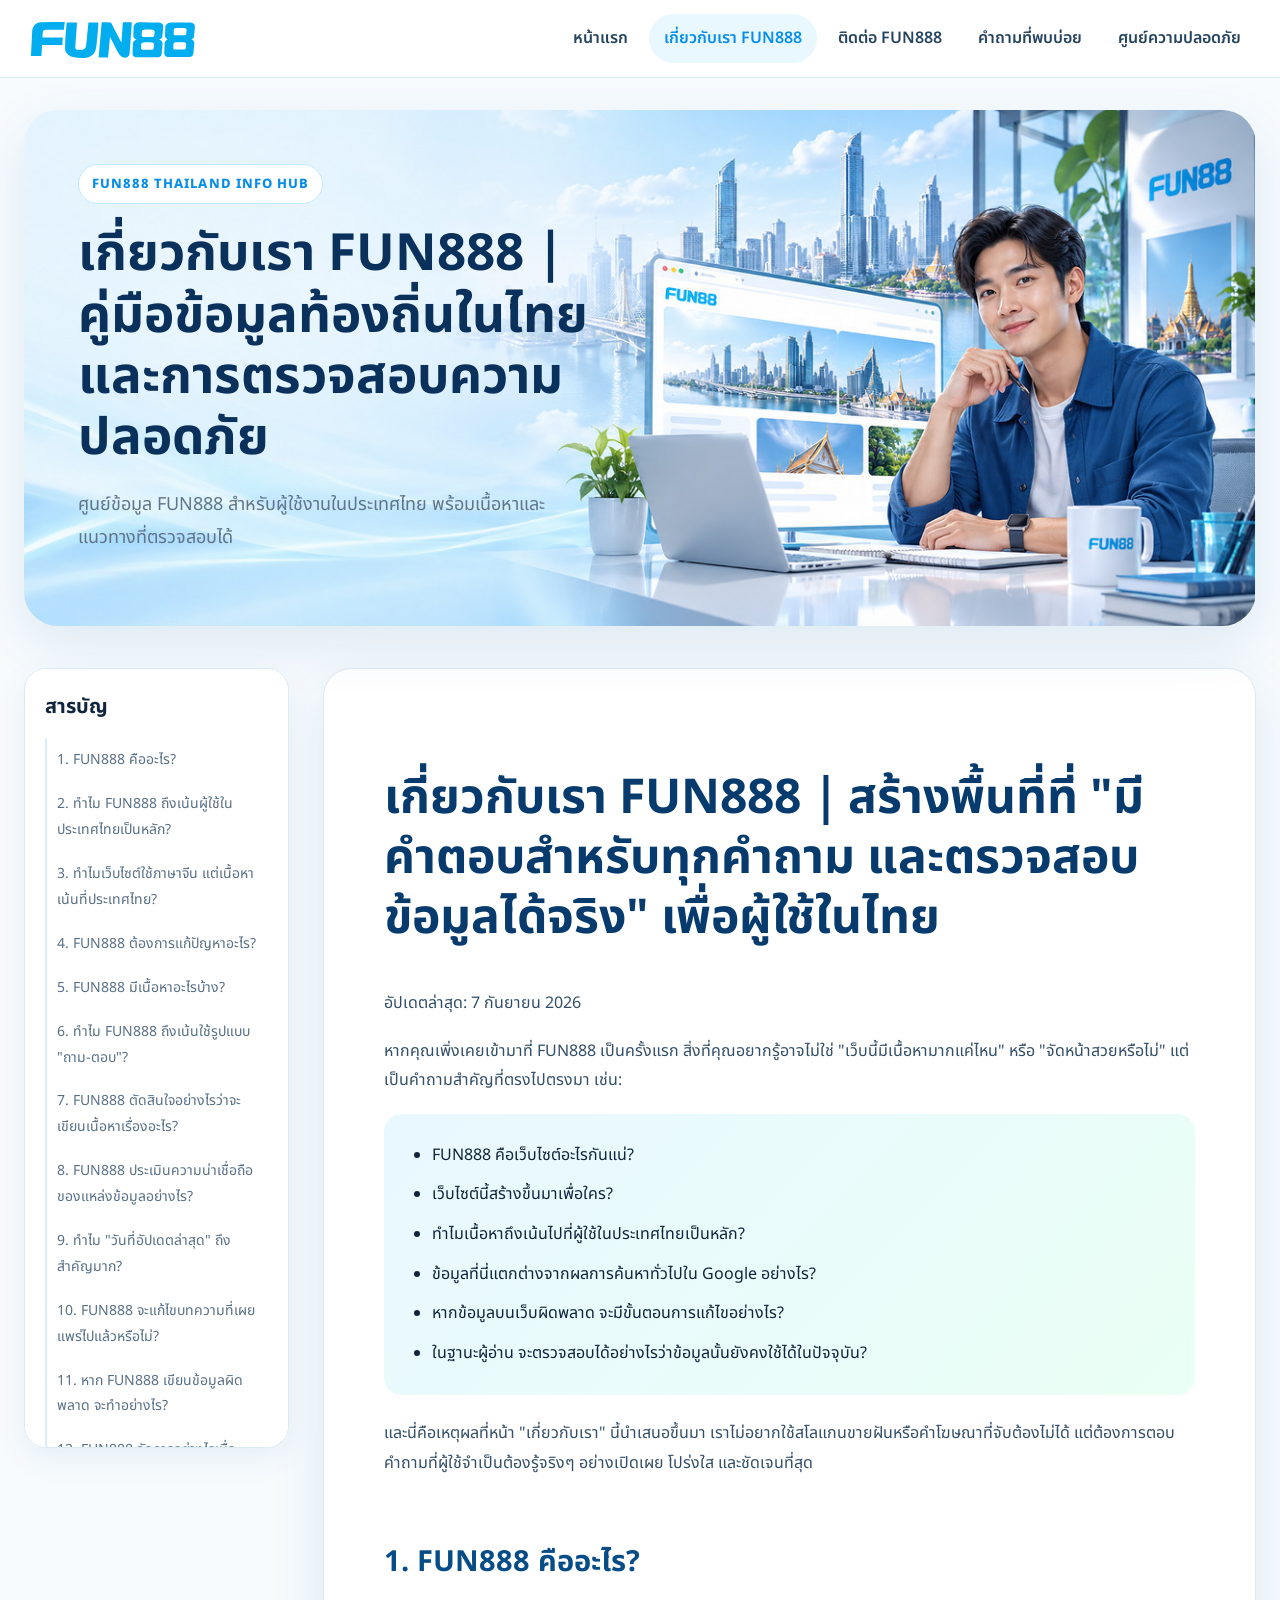
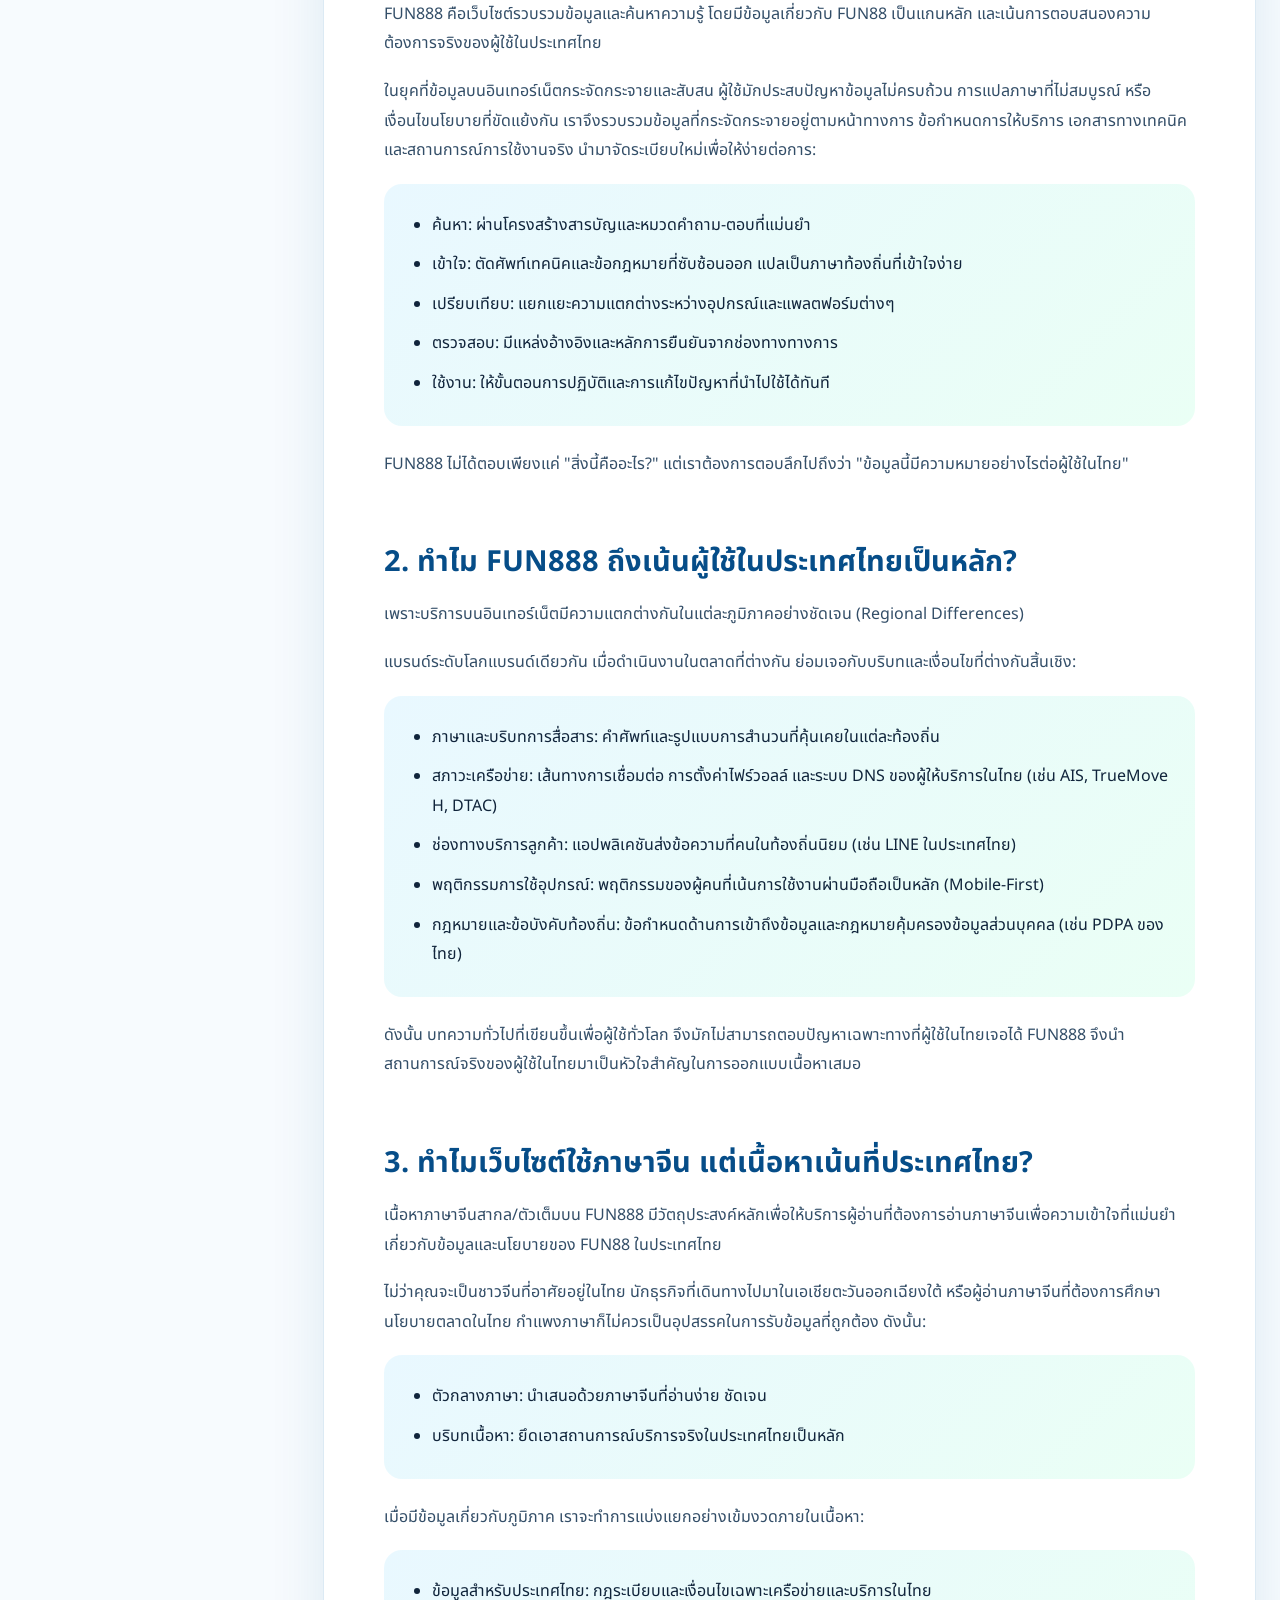
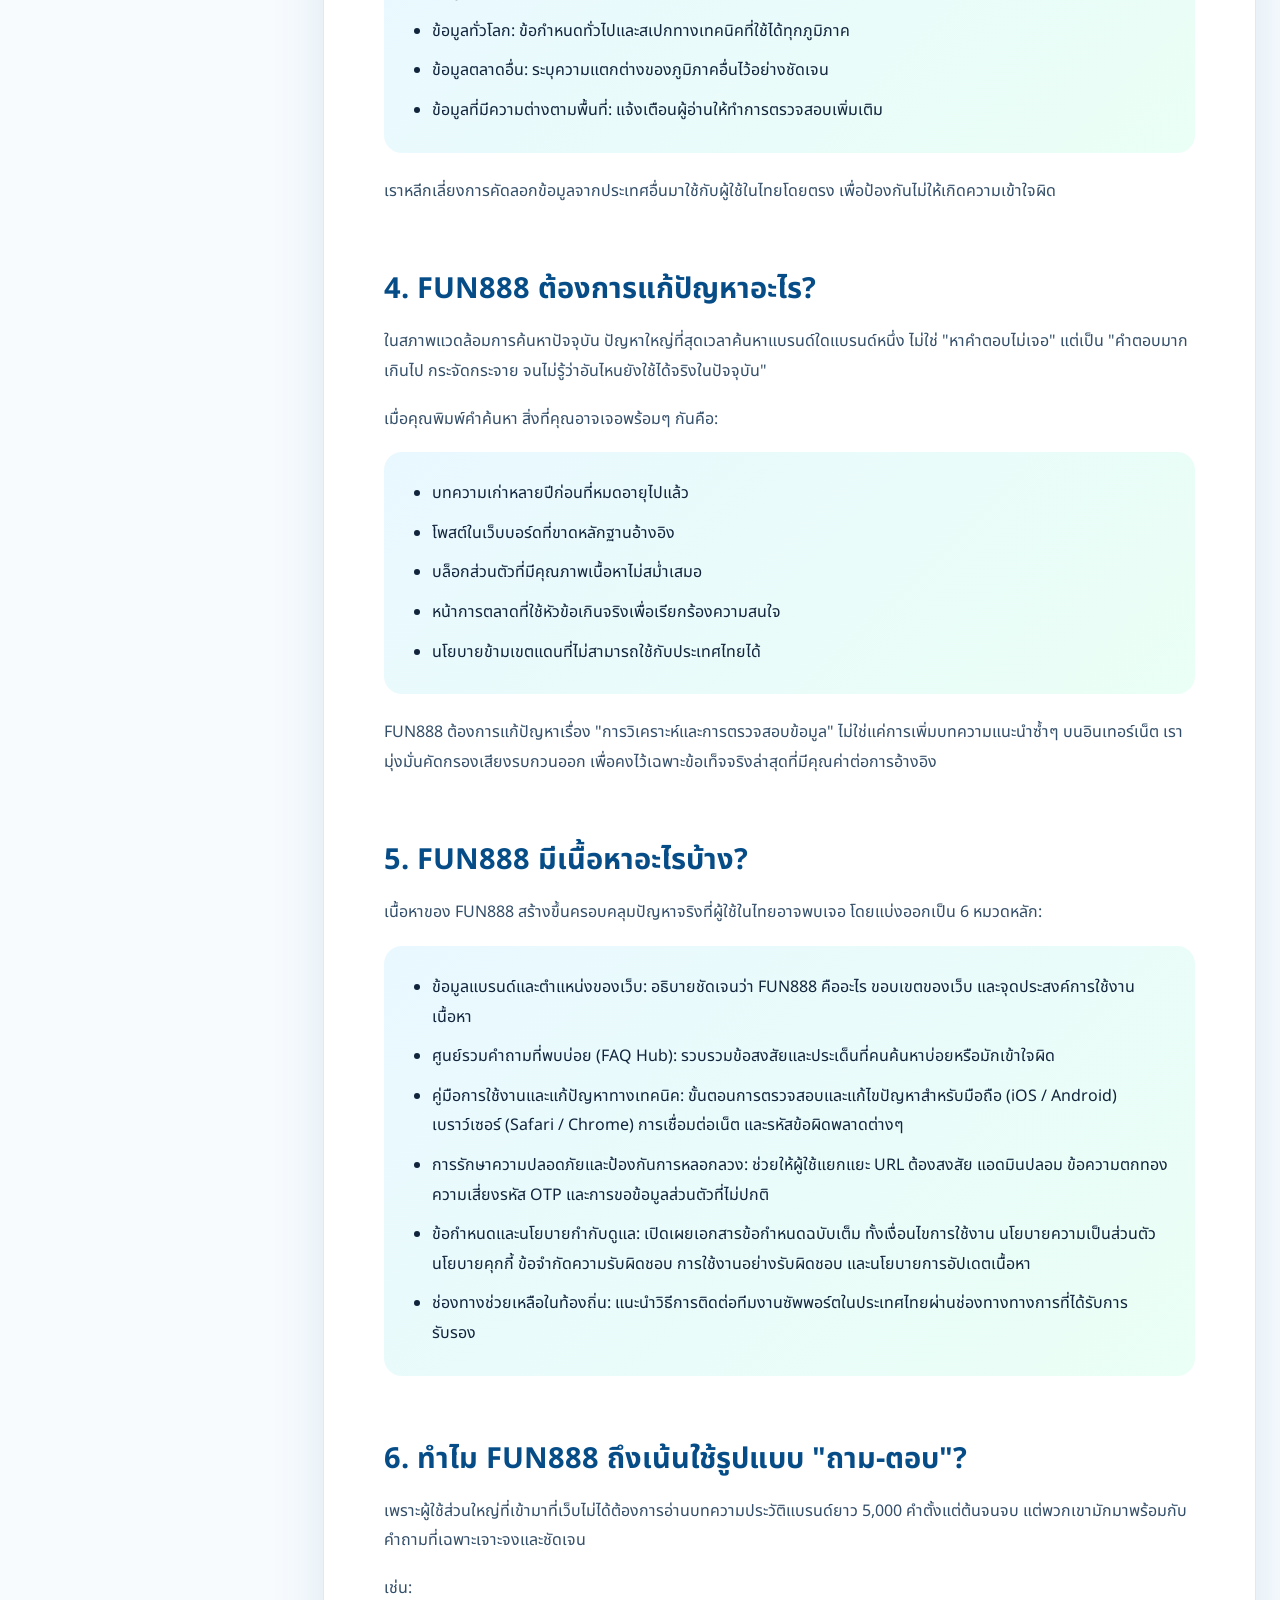
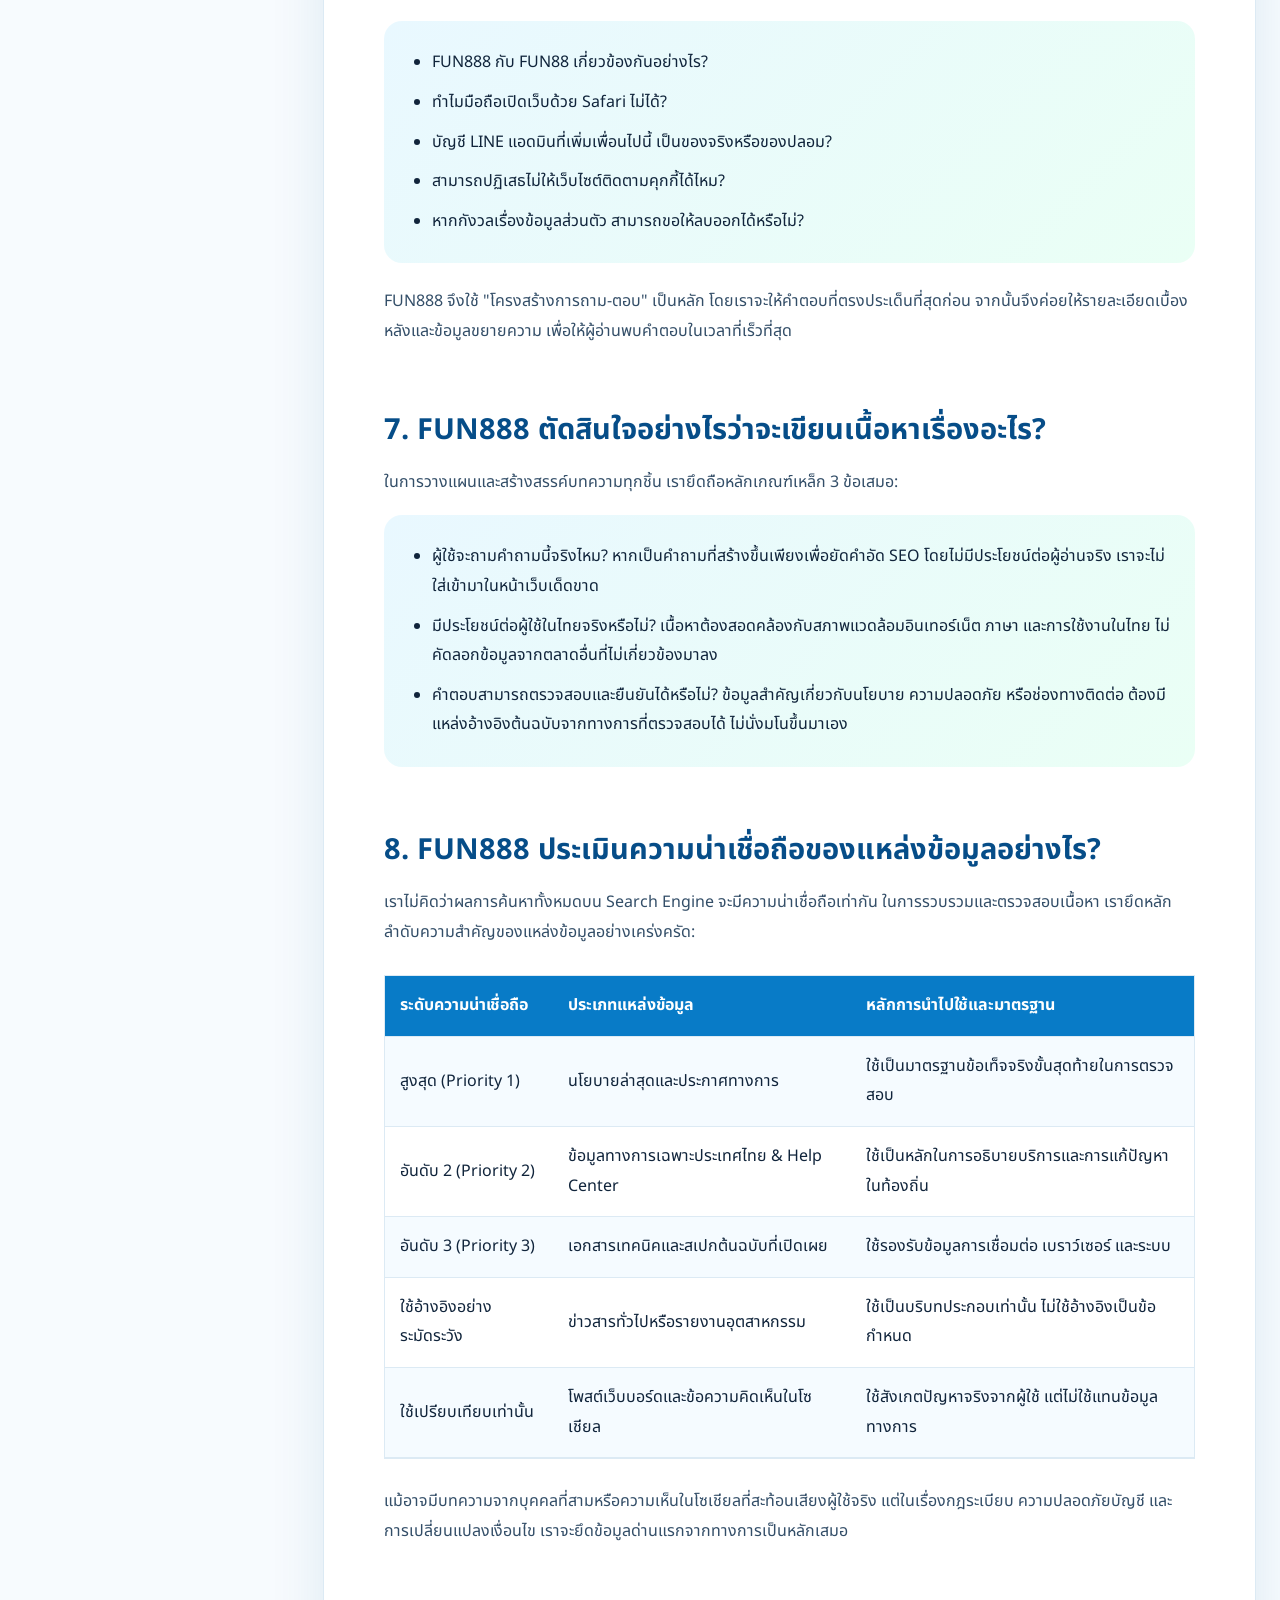
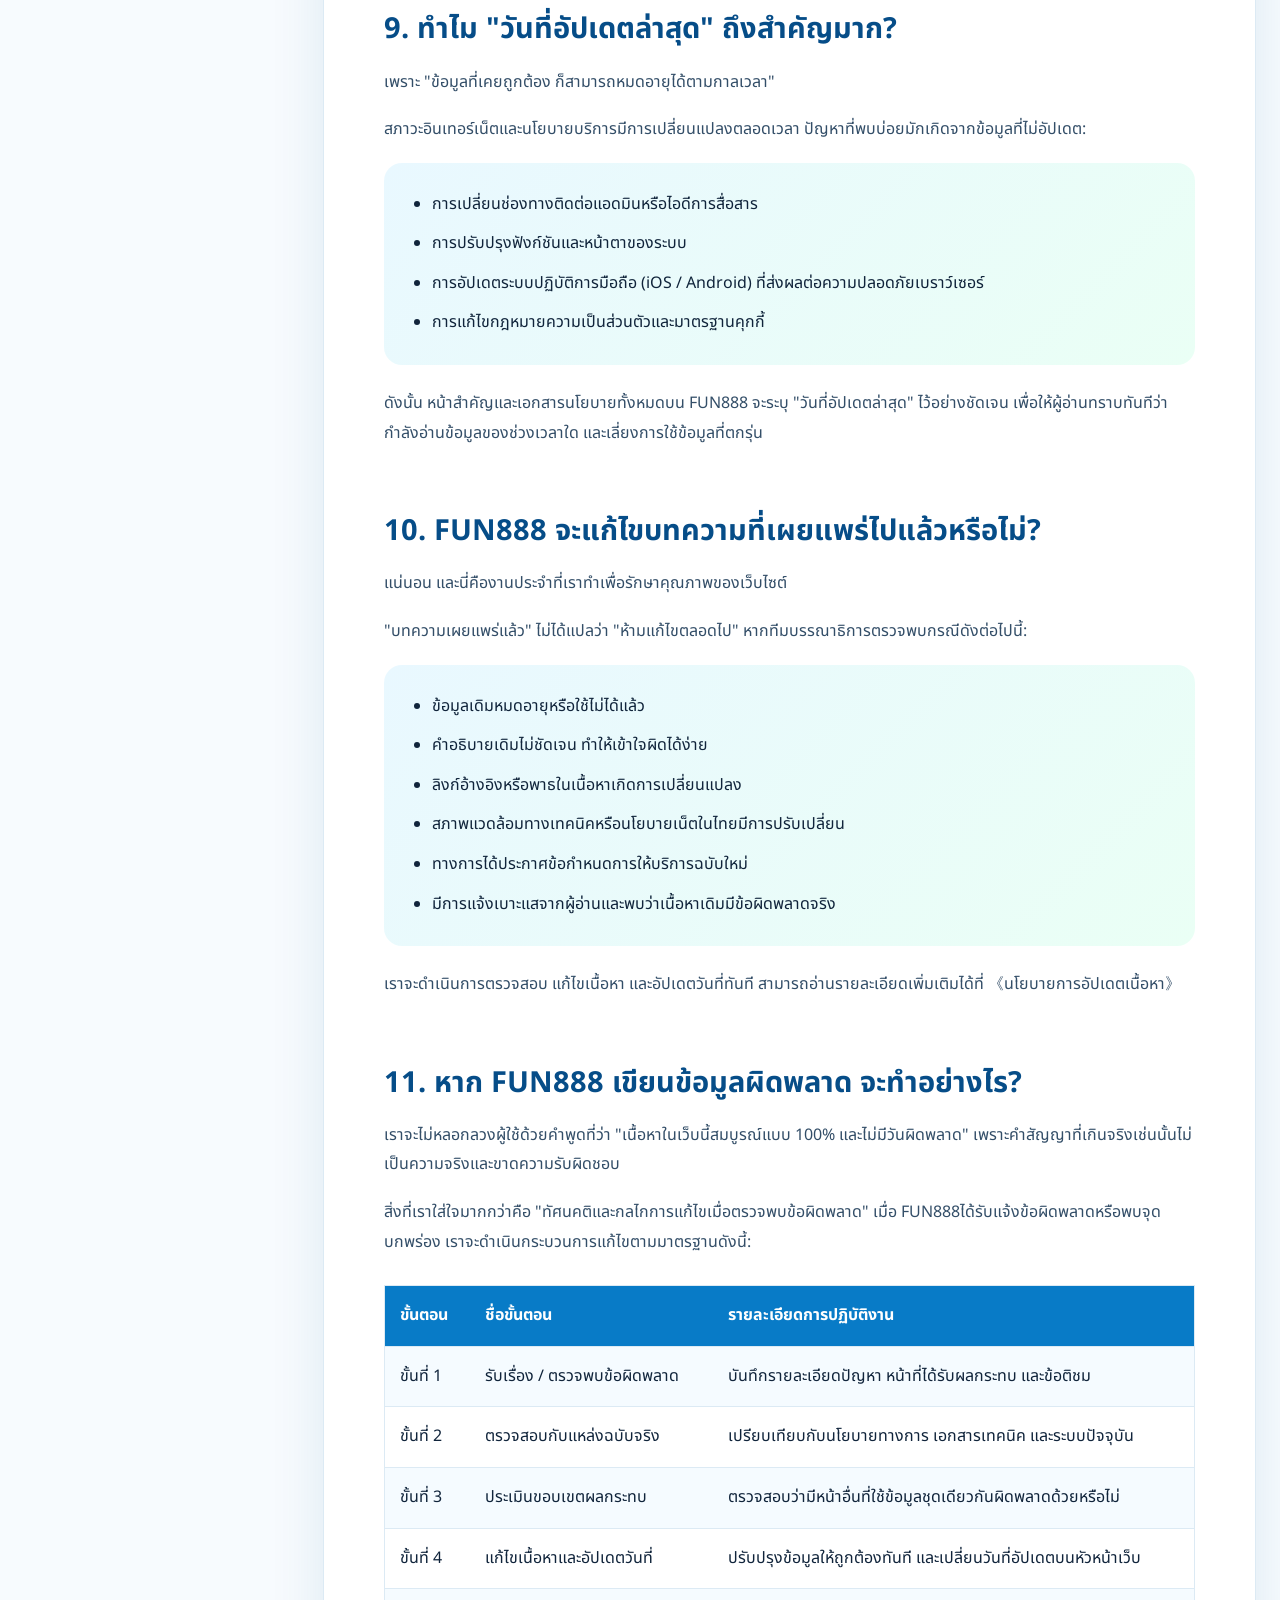
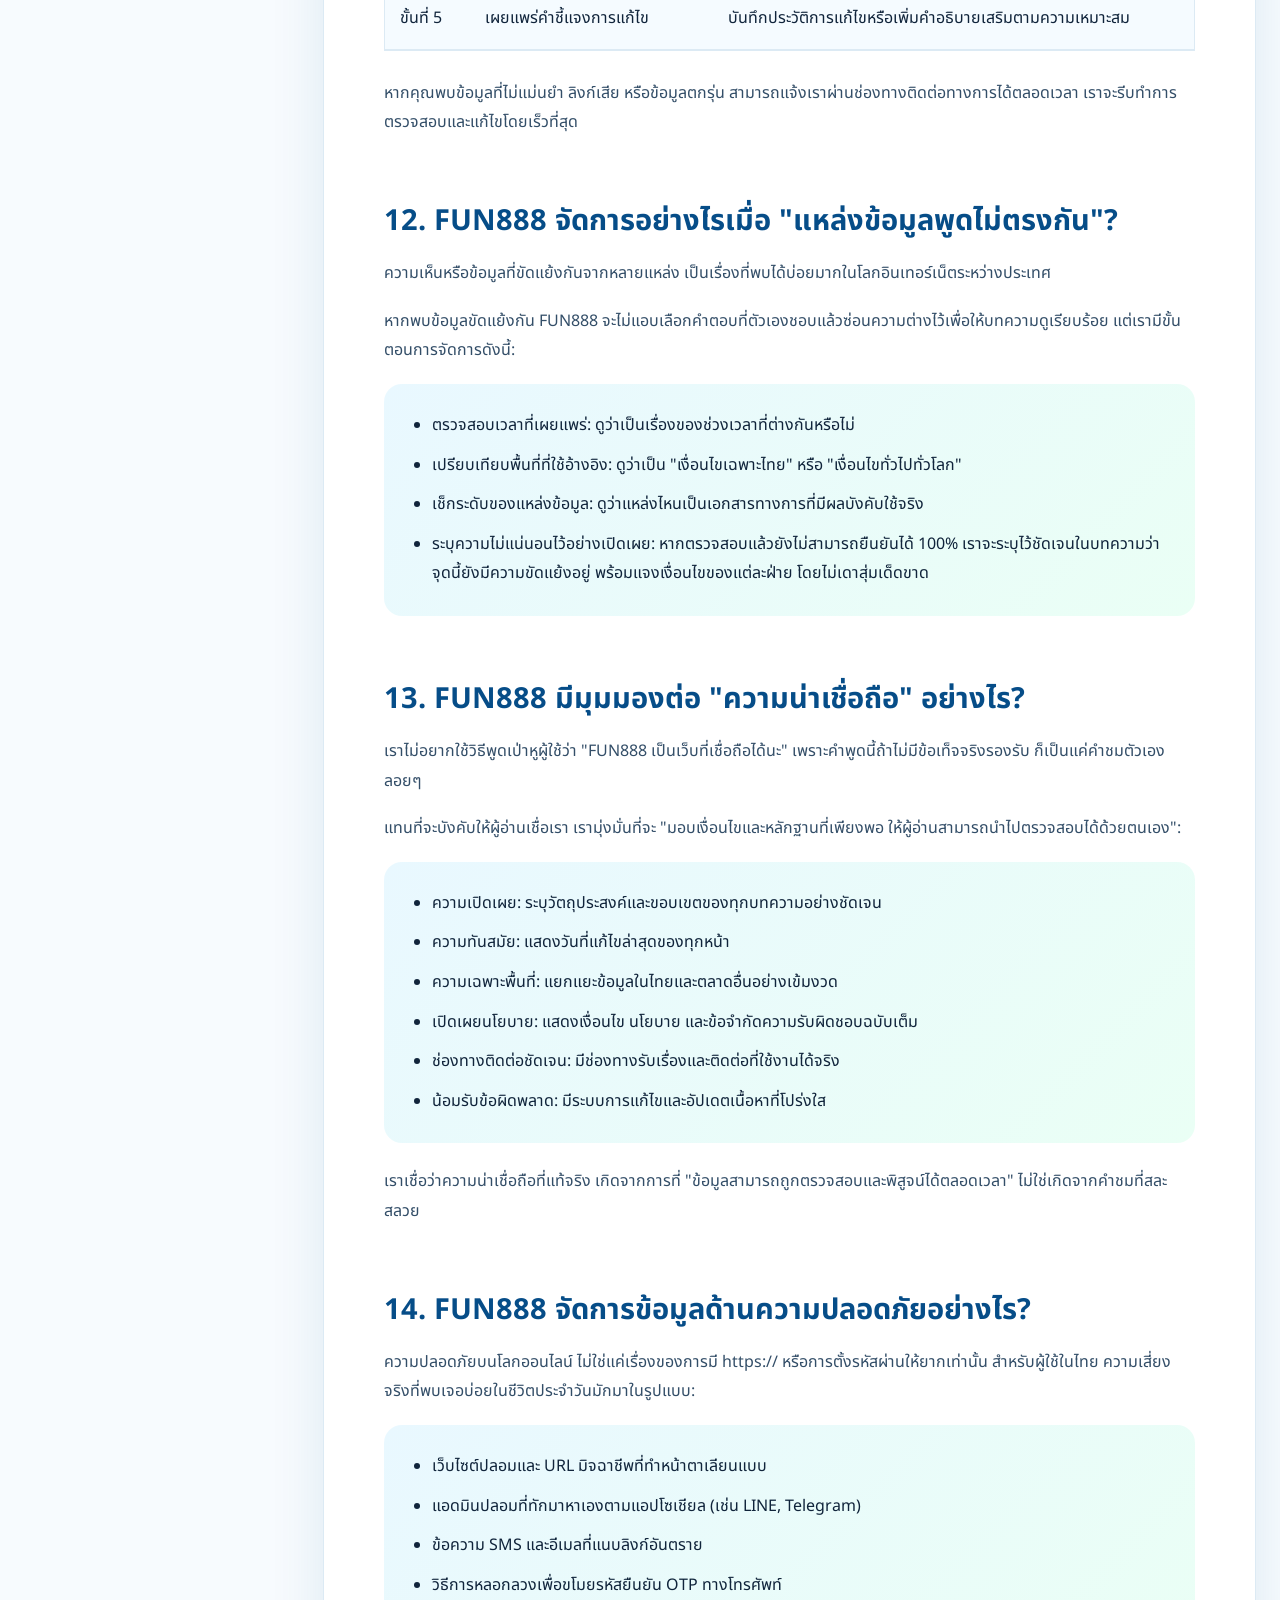
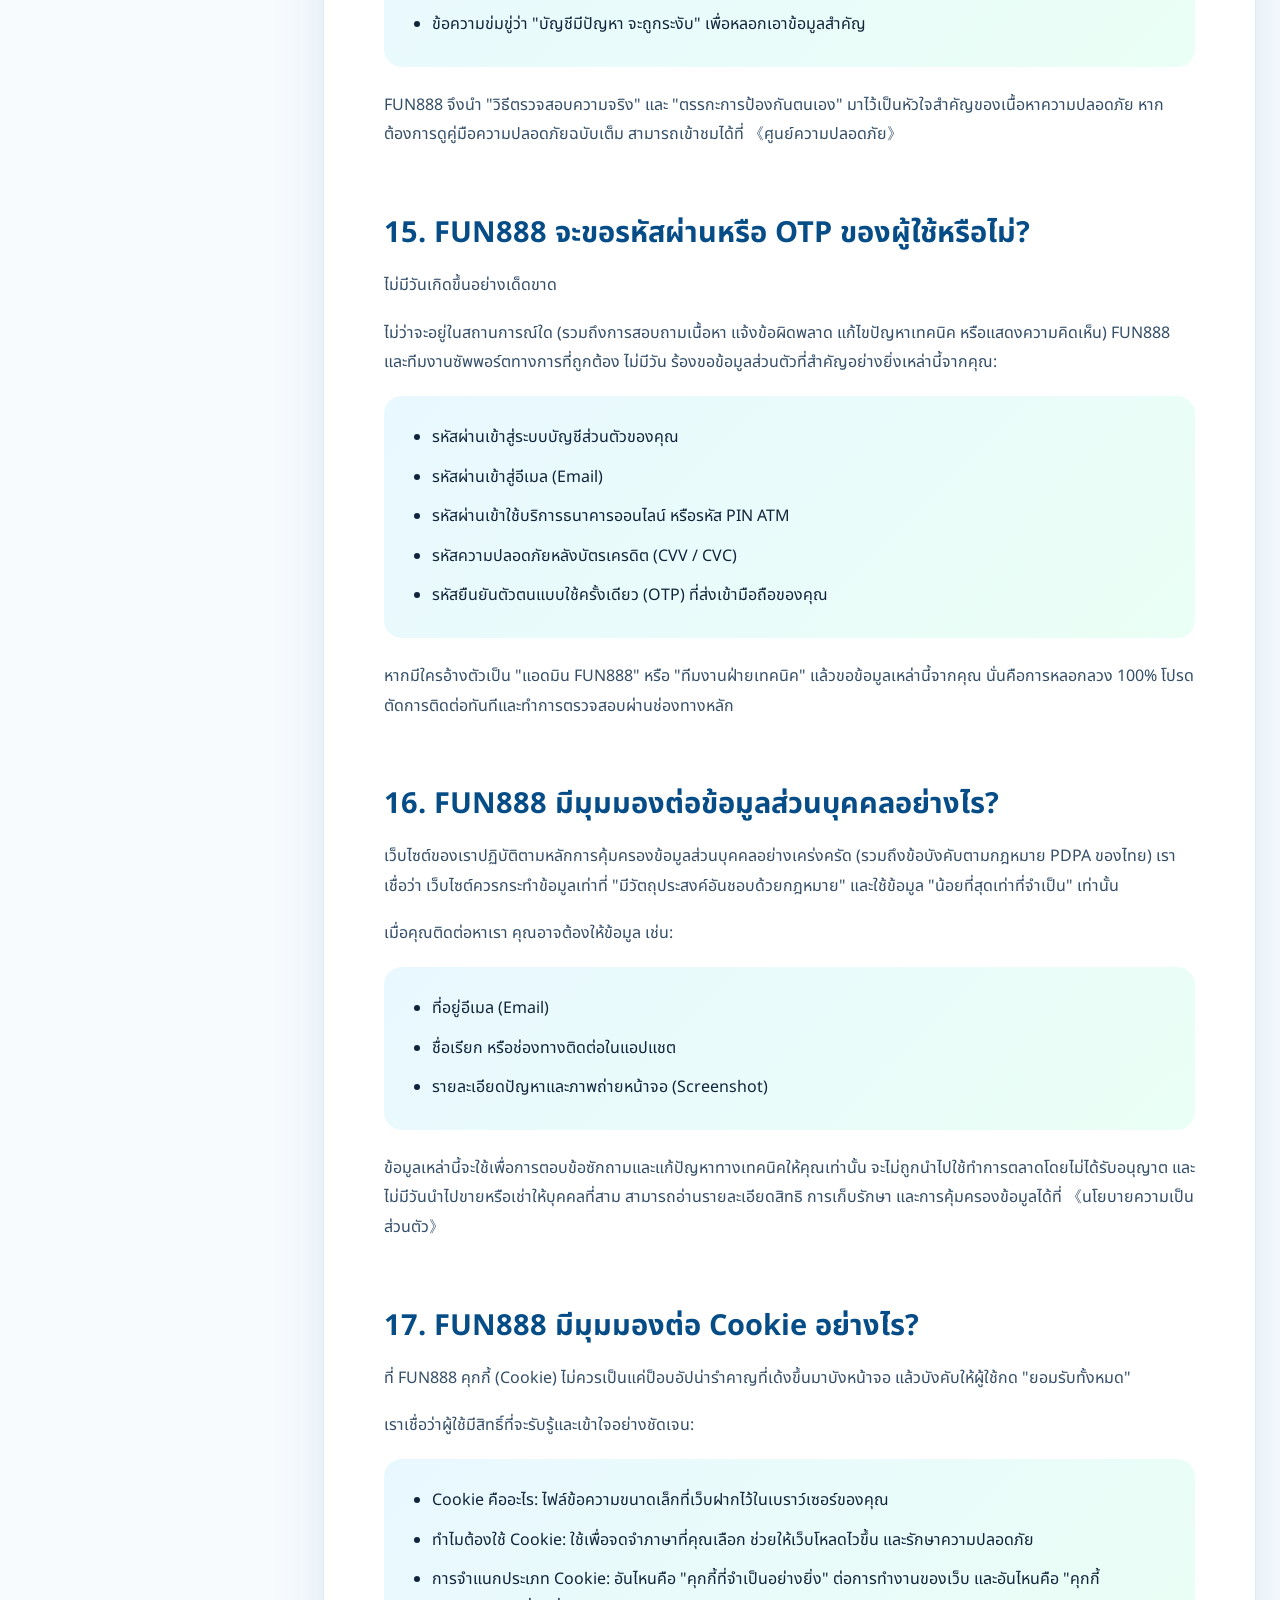
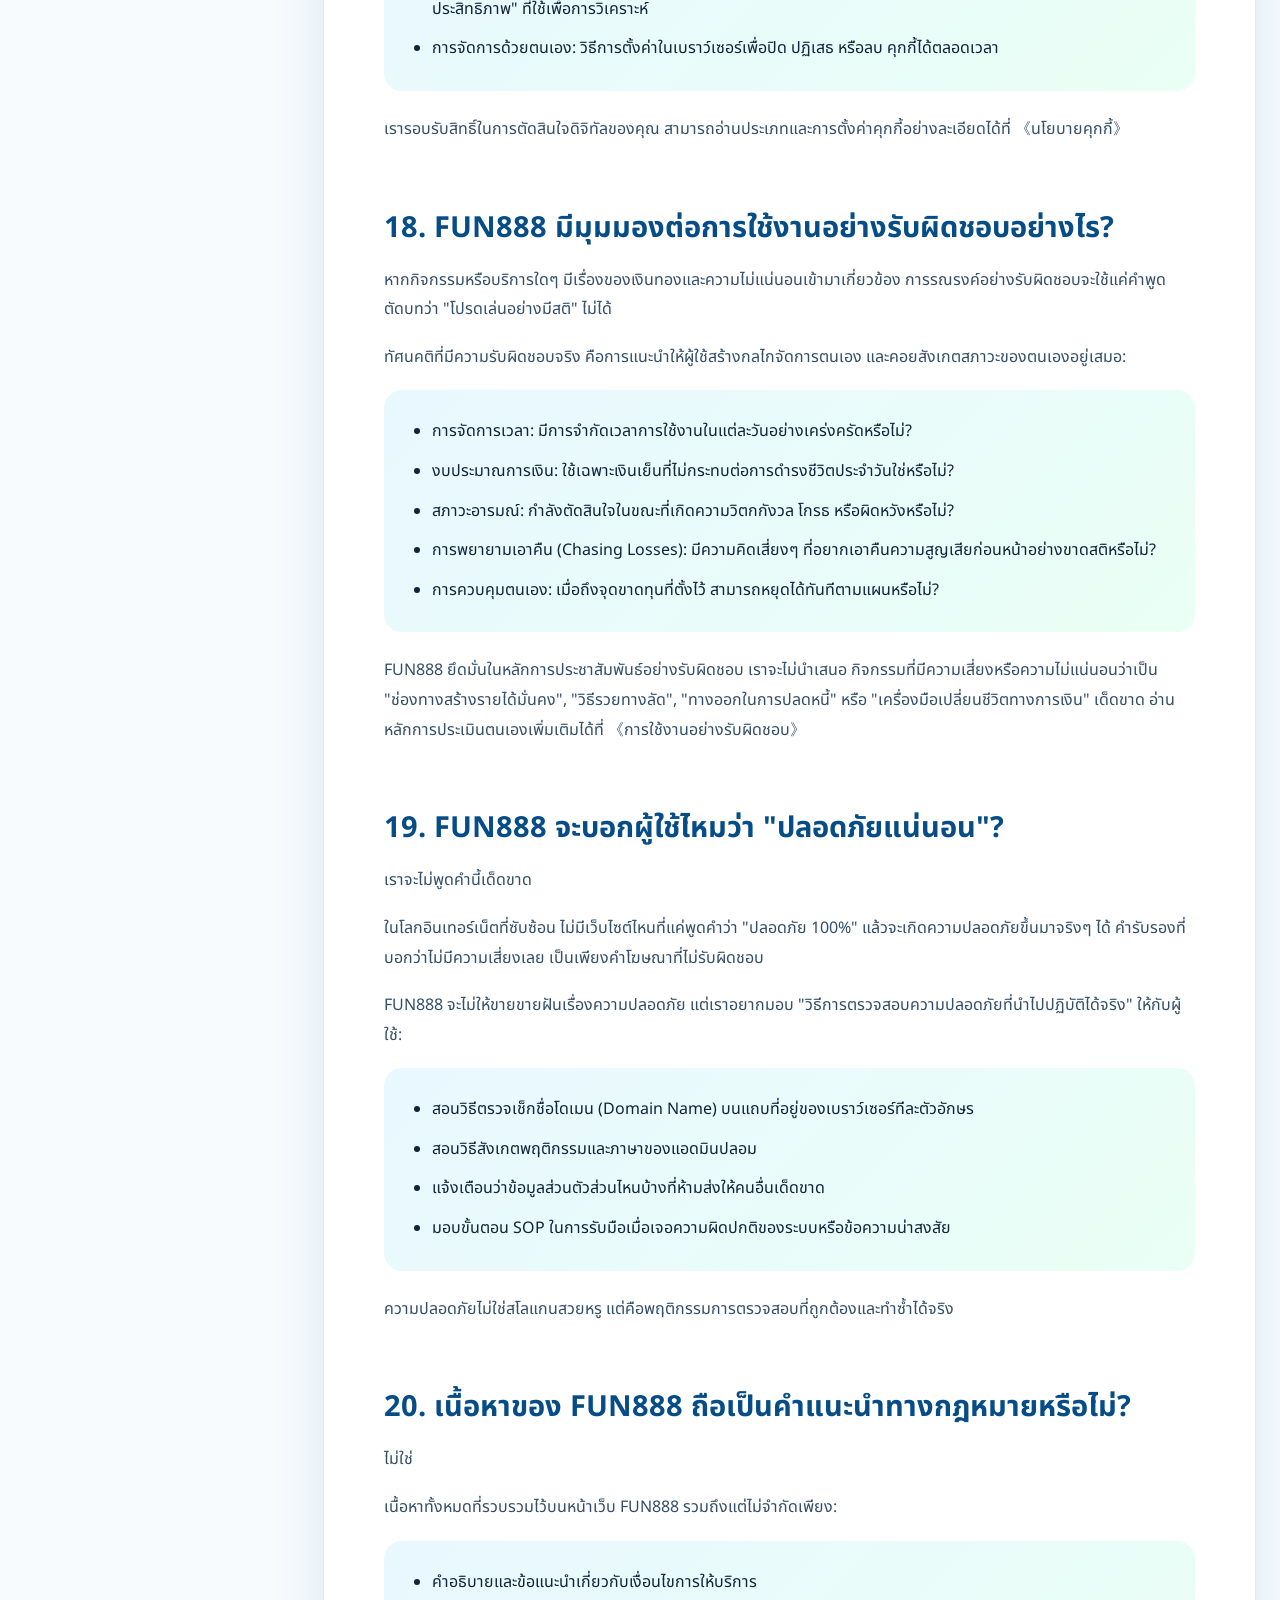
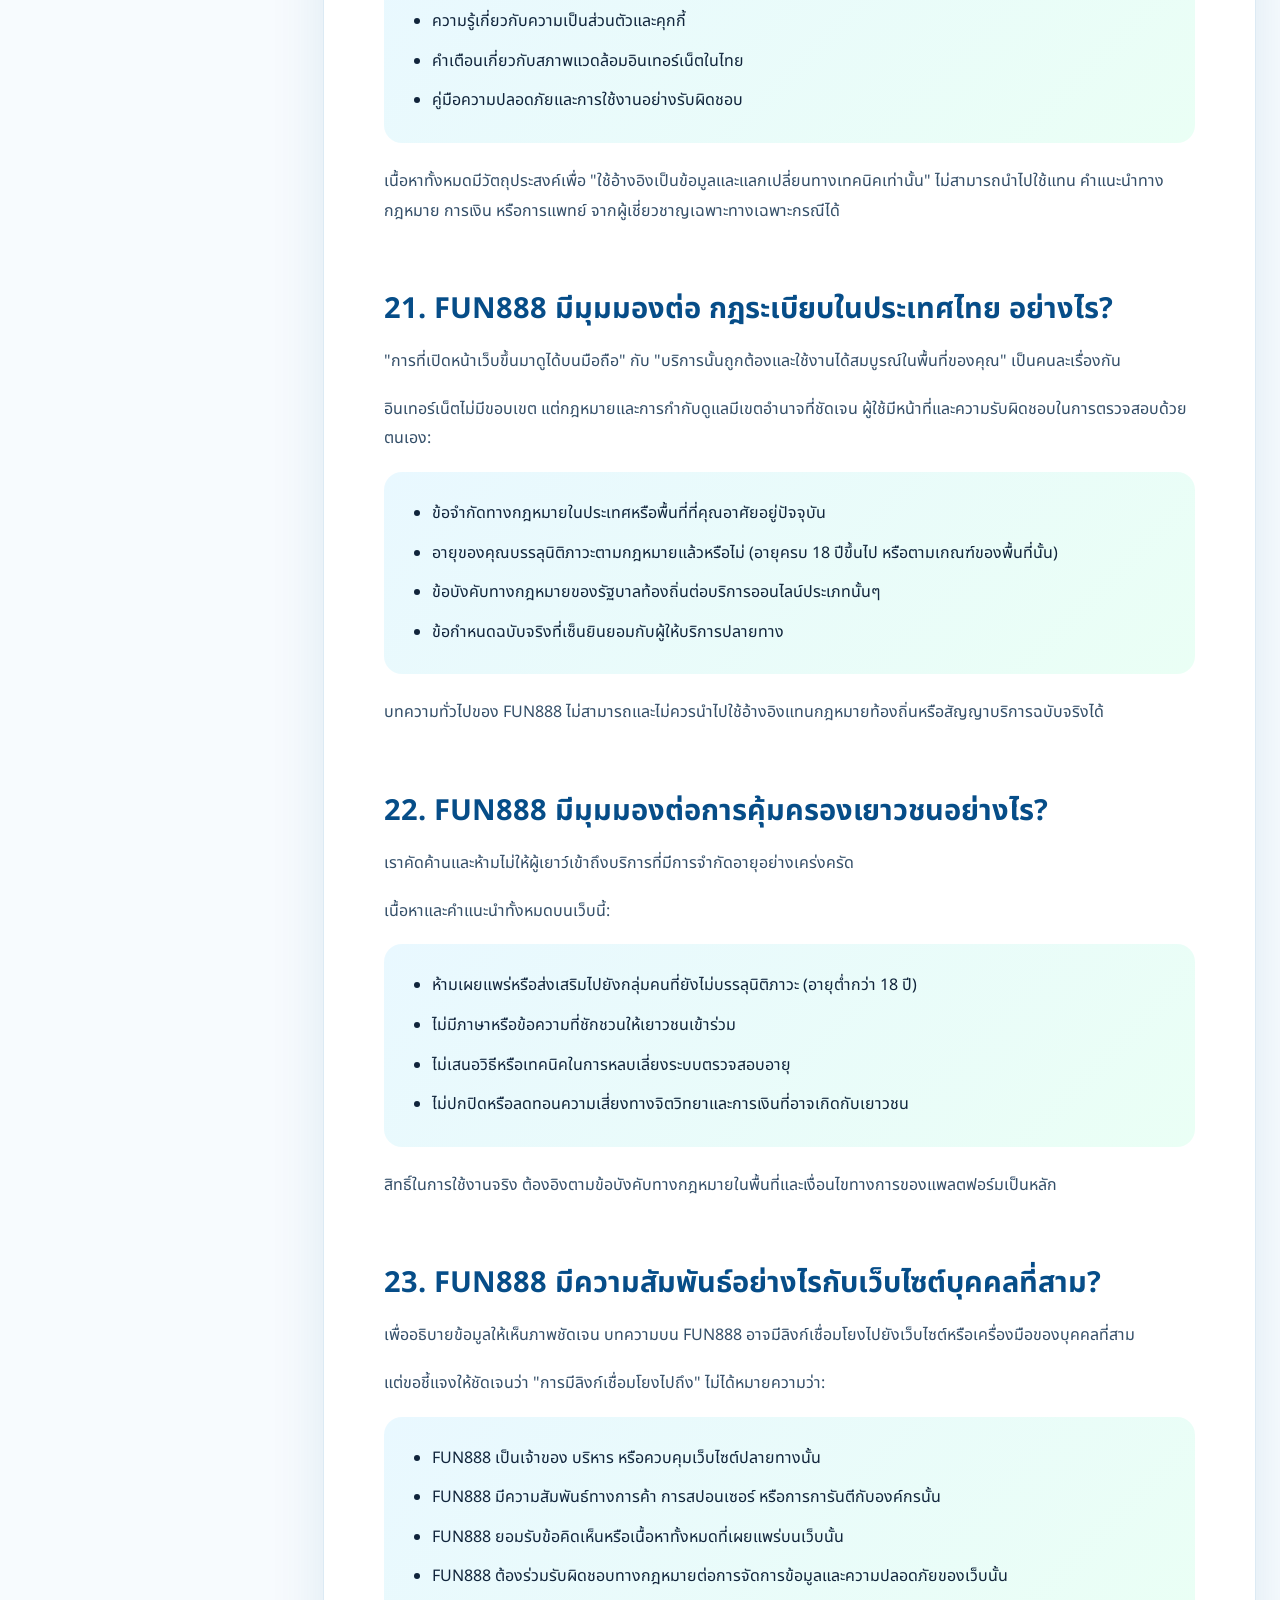
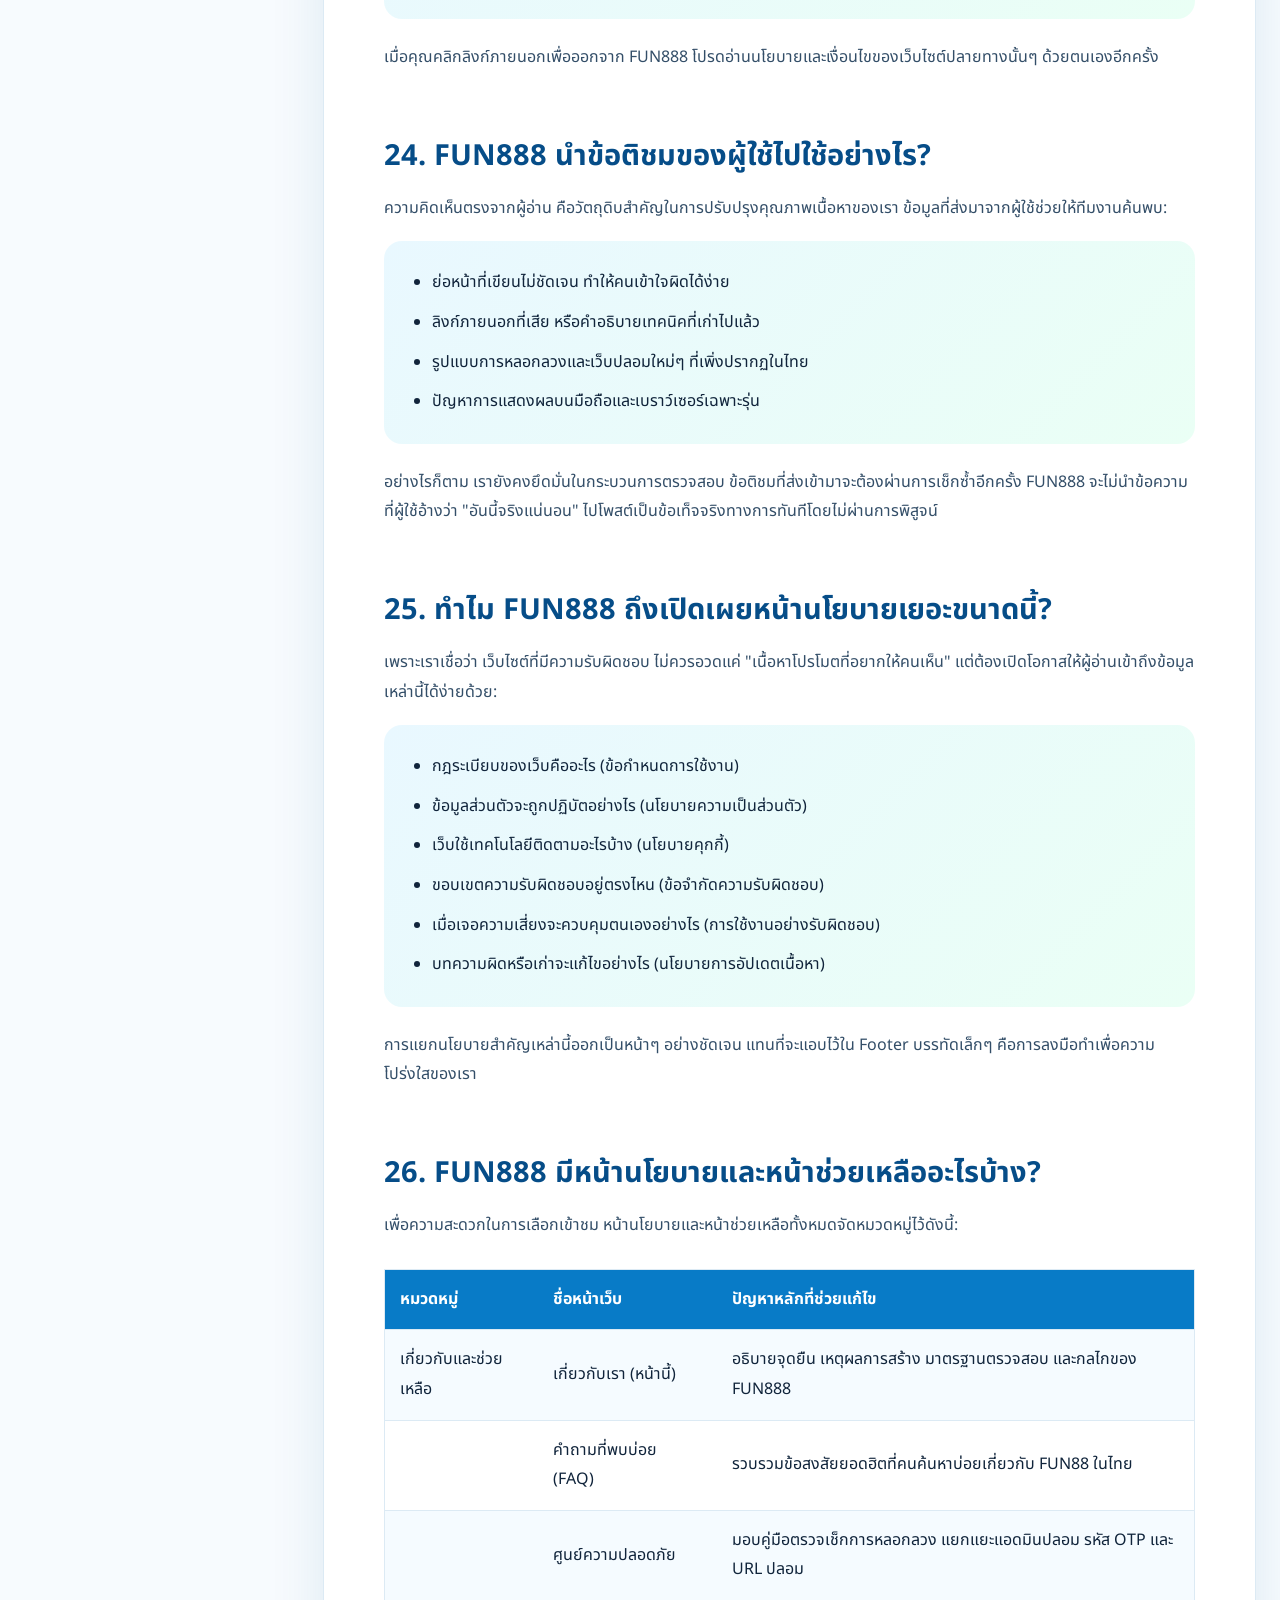
<file: about-us/index.html>
<!doctype html>
<html lang="th">

<head>
    <meta charset="utf-8">
    <meta name="viewport" content="width=device-width,initial-scale=1">
    <title>เกี่ยวกับเรา FUN888｜คู่มือข้อมูลท้องถิ่นในไทยและการตรวจสอบความปลอดภัย</title>
    <meta name="description" content="ศูนย์ข้อมูล FUN888 สำหรับผู้ใช้งานในประเทศไทย พร้อมเนื้อหาและแนวทางที่ตรวจสอบได้">
    <link rel="canonical" href="https://fun888thcom.github.io/about-us/">
    <meta property="og:type" content="website">
    <meta property="og:locale" content="th_TH">
    <meta property="og:title" content="เกี่ยวกับเรา FUN888｜คู่มือข้อมูลท้องถิ่นในไทยและการตรวจสอบความปลอดภัย">
    <meta property="og:description"
        content="ศูนย์ข้อมูล FUN888 สำหรับผู้ใช้งานในประเทศไทย พร้อมเนื้อหาและแนวทางที่ตรวจสอบได้">
    <meta property="og:url" content="https://fun888thcom.github.io/about-us/">
    <meta property="og:image" content="https://fun888thcom.github.io/about-us/assets/images/hero-2.jpg">
    <meta name="robots" content="index,follow">
    <link rel="icon" href="../assets/images/favicon.svg">
    <link rel="stylesheet" href="../assets/css/style.css">
    <script
        type="application/ld+json">{"@context":"https://schema.org","@type":"WebPage","name":"เกี่ยวกับเรา FUN888｜คู่มือข้อมูลท้องถิ่นในไทยและการตรวจสอบความปลอดภัย","description":"ศูนย์ข้อมูล FUN888 สำหรับผู้ใช้งานในประเทศไทย พร้อมเนื้อหาและแนวทางที่ตรวจสอบได้","url":"https://fun888thcom.github.io/about-us/","inLanguage":"th"}</script>
</head>

<body>
    <header>
        <div class="topbar"><a class="brand" href="../"><img src="../assets/images/logo.svg" alt="FUN888"></a><button
                class="menu" aria-label="เปิดเมนู" aria-expanded="false">☰</button>
            <nav><a href="../">หน้าแรก</a><a href="../about-us/" class="active">เกี่ยวกับเรา FUN888</a><a
                    href="../contact-us/">ติดต่อ FUN888</a><a href="../faq/">คำถามที่พบบ่อย</a><a
                    href="../safety-center/">ศูนย์ความปลอดภัย</a></nav>
        </div>
    </header>
    <main>
        <section class="hero" style="background-image:url(../assets/images/hero-2.jpg)">
            <div class="hero-copy"><span class="eyebrow">FUN888 THAILAND INFO HUB</span>
                <h1>เกี่ยวกับเรา FUN888｜คู่มือข้อมูลท้องถิ่นในไทยและการตรวจสอบความปลอดภัย</h1>
                <p>ศูนย์ข้อมูล FUN888 สำหรับผู้ใช้งานในประเทศไทย พร้อมเนื้อหาและแนวทางที่ตรวจสอบได้</p>
            </div> 
        </section>
        <div class="layout">
            <aside><strong>สารบัญ</strong>
                <div class="toc"><a href="#section-1">1. FUN888 คืออะไร?</a><a href="#section-2">2. ทำไม FUN888
                        ถึงเน้นผู้ใช้ในประเทศไทยเป็นหลัก?</a><a href="#section-3">3. ทำไมเว็บไซต์ใช้ภาษาจีน
                        แต่เนื้อหาเน้นที่ประเทศไทย?</a><a href="#section-4">4. FUN888 ต้องการแก้ปัญหาอะไร?</a><a
                        href="#section-5">5. FUN888 มีเนื้อหาอะไรบ้าง?</a><a href="#section-6">6. ทำไม FUN888
                        ถึงเน้นใช้รูปแบบ &quot;ถาม-ตอบ&quot;?</a><a href="#section-7">7. FUN888
                        ตัดสินใจอย่างไรว่าจะเขียนเนื้อหาเรื่องอะไร?</a><a href="#section-8">8. FUN888
                        ประเมินความน่าเชื่อถือของแหล่งข้อมูลอย่างไร?</a><a href="#section-9">9. ทำไม
                        &quot;วันที่อัปเดตล่าสุด&quot; ถึงสำคัญมาก?</a><a href="#section-10">10. FUN888
                        จะแก้ไขบทความที่เผยแพร่ไปแล้วหรือไม่?</a><a href="#section-11">11. หาก FUN888 เขียนข้อมูลผิดพลาด
                        จะทำอย่างไร?</a><a href="#section-12">12. FUN888 จัดการอย่างไรเมื่อ
                        &quot;แหล่งข้อมูลพูดไม่ตรงกัน&quot;?</a><a href="#section-13">13. FUN888 มีมุมมองต่อ
                        &quot;ความน่าเชื่อถือ&quot; อย่างไร?</a><a href="#section-14">14. FUN888
                        จัดการข้อมูลด้านความปลอดภัยอย่างไร?</a><a href="#section-15">15. FUN888 จะขอรหัสผ่านหรือ OTP
                        ของผู้ใช้หรือไม่?</a><a href="#section-16">16. FUN888 มีมุมมองต่อข้อมูลส่วนบุคคลอย่างไร?</a><a
                        href="#section-17">17. FUN888 มีมุมมองต่อ Cookie อย่างไร?</a><a href="#section-18">18. FUN888
                        มีมุมมองต่อการใช้งานอย่างรับผิดชอบอย่างไร?</a><a href="#section-19">19. FUN888 จะบอกผู้ใช้ไหมว่า
                        &quot;ปลอดภัยแน่นอน&quot;?</a><a href="#section-20">20. เนื้อหาของ FUN888
                        ถือเป็นคำแนะนำทางกฎหมายหรือไม่?</a><a href="#section-21">21. FUN888 มีมุมมองต่อ
                        กฎระเบียบในประเทศไทย อย่างไร?</a><a href="#section-22">22. FUN888
                        มีมุมมองต่อการคุ้มครองเยาวชนอย่างไร?</a><a href="#section-23">23. FUN888
                        มีความสัมพันธ์อย่างไรกับเว็บไซต์บุคคลที่สาม?</a><a href="#section-24">24. FUN888
                        นำข้อติชมของผู้ใช้ไปใช้อย่างไร?</a><a href="#section-25">25. ทำไม FUN888
                        ถึงเปิดเผยหน้านโยบายเยอะขนาดนี้?</a><a href="#section-26">26. FUN888
                        มีหน้านโยบายและหน้าช่วยเหลืออะไรบ้าง?</a><a href="#section-27">27. FUN888 กับผู้ใช้ในไทย
                        มีความสัมพันธ์กันอย่างไร?</a><a href="#section-28">28. หากไม่เห็นด้วยกับเนื้อหาบน FUN888
                        ควรทำอย่างไร?</a><a href="#section-29">29. จะติดต่อ FUN888 ได้อย่างไร?</a><a
                        href="#section-30">30. คำถามที่พบบ่อยเกี่ยวกับ FUN888 (FAQ)</a><a
                        href="#section-31">เราไม่อยากให้คุณ &quot;เชื่อ FUN888 อย่างหลับหูหลับตา&quot;</a></div>
            </aside>
            <article>
                <h1 id="section-1">เกี่ยวกับเรา FUN888｜สร้างพื้นที่ที่ &quot;มีคำตอบสำหรับทุกคำถาม
                    และตรวจสอบข้อมูลได้จริง&quot; เพื่อผู้ใช้ในไทย</h1>
                <p>อัปเดตล่าสุด: 7 กันยายน 2026</p>
                <p>หากคุณเพิ่งเคยเข้ามาที่ FUN888 เป็นครั้งแรก สิ่งที่คุณอยากรู้อาจไม่ใช่
                    &quot;เว็บนี้มีเนื้อหามากแค่ไหน&quot; หรือ &quot;จัดหน้าสวยหรือไม่&quot;
                    แต่เป็นคำถามสำคัญที่ตรงไปตรงมา เช่น:</p>
                <ul>
                    <li>FUN888 คือเว็บไซต์อะไรกันแน่?</li>
                    <li>เว็บไซต์นี้สร้างขึ้นมาเพื่อใคร?</li>
                    <li>ทำไมเนื้อหาถึงเน้นไปที่ผู้ใช้ในประเทศไทยเป็นหลัก?</li>
                    <li>ข้อมูลที่นี่แตกต่างจากผลการค้นหาทั่วไปใน Google อย่างไร?</li>
                    <li>หากข้อมูลบนเว็บผิดพลาด จะมีขั้นตอนการแก้ไขอย่างไร?</li>
                    <li>ในฐานะผู้อ่าน จะตรวจสอบได้อย่างไรว่าข้อมูลนั้นยังคงใช้ได้ในปัจจุบัน?</li>
                </ul>
                <p>และนี่คือเหตุผลที่หน้า &quot;เกี่ยวกับเรา&quot; นี้นำเสนอขึ้นมา
                    เราไม่อยากใช้สโลแกนขายฝันหรือคำโฆษณาที่จับต้องไม่ได้ แต่ต้องการตอบคำถามที่ผู้ใช้จำเป็นต้องรู้จริงๆ
                    อย่างเปิดเผย โปร่งใส และชัดเจนที่สุด</p>
                <h2 id="section-1">1. FUN888 คืออะไร?</h2>
                <p>FUN888 คือเว็บไซต์รวบรวมข้อมูลและค้นหาความรู้ โดยมีข้อมูลเกี่ยวกับ FUN88 เป็นแกนหลัก
                    และเน้นการตอบสนองความต้องการจริงของผู้ใช้ในประเทศไทย</p>
                <p>ในยุคที่ข้อมูลบนอินเทอร์เน็ตกระจัดกระจายและสับสน ผู้ใช้มักประสบปัญหาข้อมูลไม่ครบถ้วน
                    การแปลภาษาที่ไม่สมบูรณ์ หรือเงื่อนไขนโยบายที่ขัดแย้งกัน
                    เราจึงรวบรวมข้อมูลที่กระจัดกระจายอยู่ตามหน้าทางการ ข้อกำหนดการให้บริการ เอกสารทางเทคนิค
                    และสถานการณ์การใช้งานจริง นำมาจัดระเบียบใหม่เพื่อให้ง่ายต่อการ:</p>
                <ul>
                    <li>ค้นหา: ผ่านโครงสร้างสารบัญและหมวดคำถาม-ตอบที่แม่นยำ</li>
                    <li>เข้าใจ: ตัดศัพท์เทคนิคและข้อกฎหมายที่ซับซ้อนออก แปลเป็นภาษาท้องถิ่นที่เข้าใจง่าย</li>
                    <li>เปรียบเทียบ: แยกแยะความแตกต่างระหว่างอุปกรณ์และแพลตฟอร์มต่างๆ</li>
                    <li>ตรวจสอบ: มีแหล่งอ้างอิงและหลักการยืนยันจากช่องทางทางการ</li>
                    <li>ใช้งาน: ให้ขั้นตอนการปฏิบัติและการแก้ไขปัญหาที่นำไปใช้ได้ทันที</li>
                </ul>
                <p>FUN888 ไม่ได้ตอบเพียงแค่ &quot;สิ่งนี้คืออะไร?&quot; แต่เราต้องการตอบลึกไปถึงว่า
                    &quot;ข้อมูลนี้มีความหมายอย่างไรต่อผู้ใช้ในไทย&quot;</p>
                <h2 id="section-2">2. ทำไม FUN888 ถึงเน้นผู้ใช้ในประเทศไทยเป็นหลัก?</h2>
                <p>เพราะบริการบนอินเทอร์เน็ตมีความแตกต่างกันในแต่ละภูมิภาคอย่างชัดเจน (Regional Differences)</p>
                <p>แบรนด์ระดับโลกแบรนด์เดียวกัน เมื่อดำเนินงานในตลาดที่ต่างกัน
                    ย่อมเจอกับบริบทและเงื่อนไขที่ต่างกันสิ้นเชิง:</p>
                <ul>
                    <li>ภาษาและบริบทการสื่อสาร: คำศัพท์และรูปแบบการสำนวนที่คุ้นเคยในแต่ละท้องถิ่น</li>
                    <li>สภาวะเครือข่าย: เส้นทางการเชื่อมต่อ การตั้งค่าไฟร์วอลล์ และระบบ DNS ของผู้ให้บริการในไทย (เช่น
                        AIS, TrueMove H, DTAC)</li>
                    <li>ช่องทางบริการลูกค้า: แอปพลิเคชันส่งข้อความที่คนในท้องถิ่นนิยม (เช่น LINE ในประเทศไทย)</li>
                    <li>พฤติกรรมการใช้อุปกรณ์: พฤติกรรมของผู้คนที่เน้นการใช้งานผ่านมือถือเป็นหลัก (Mobile-First)</li>
                    <li>กฎหมายและข้อบังคับท้องถิ่น: ข้อกำหนดด้านการเข้าถึงข้อมูลและกฎหมายคุ้มครองข้อมูลส่วนบุคคล (เช่น
                        PDPA ของไทย)</li>
                </ul>
                <p>ดังนั้น บทความทั่วไปที่เขียนขึ้นเพื่อผู้ใช้ทั่วโลก
                    จึงมักไม่สามารถตอบปัญหาเฉพาะทางที่ผู้ใช้ในไทยเจอได้ FUN888
                    จึงนำสถานการณ์จริงของผู้ใช้ในไทยมาเป็นหัวใจสำคัญในการออกแบบเนื้อหาเสมอ</p>
                <h2 id="section-3">3. ทำไมเว็บไซต์ใช้ภาษาจีน แต่เนื้อหาเน้นที่ประเทศไทย?</h2>
                <p>เนื้อหาภาษาจีนสากล/ตัวเต็มบน FUN888
                    มีวัตถุประสงค์หลักเพื่อให้บริการผู้อ่านที่ต้องการอ่านภาษาจีนเพื่อความเข้าใจที่แม่นยำเกี่ยวกับข้อมูลและนโยบายของ
                    FUN88 ในประเทศไทย</p>
                <p>ไม่ว่าคุณจะเป็นชาวจีนที่อาศัยอยู่ในไทย นักธุรกิจที่เดินทางไปมาในเอเชียตะวันออกเฉียงใต้
                    หรือผู้อ่านภาษาจีนที่ต้องการศึกษานโยบายตลาดในไทย
                    กำแพงภาษาก็ไม่ควรเป็นอุปสรรคในการรับข้อมูลที่ถูกต้อง ดังนั้น:</p>
                <ul>
                    <li>ตัวกลางภาษา: นำเสนอด้วยภาษาจีนที่อ่านง่าย ชัดเจน</li>
                    <li>บริบทเนื้อหา: ยึดเอาสถานการณ์บริการจริงในประเทศไทยเป็นหลัก</li>
                </ul>
                <p>เมื่อมีข้อมูลเกี่ยวกับภูมิภาค เราจะทำการแบ่งแยกอย่างเข้มงวดภายในเนื้อหา:</p>
                <ul>
                    <li>ข้อมูลสำหรับประเทศไทย: กฎระเบียบและเงื่อนไขเฉพาะเครือข่ายและบริการในไทย</li>
                    <li>ข้อมูลทั่วโลก: ข้อกำหนดทั่วไปและสเปกทางเทคนิคที่ใช้ได้ทุกภูมิภาค</li>
                    <li>ข้อมูลตลาดอื่น: ระบุความแตกต่างของภูมิภาคอื่นไว้อย่างชัดเจน</li>
                    <li>ข้อมูลที่มีความต่างตามพื้นที่: แจ้งเตือนผู้อ่านให้ทำการตรวจสอบเพิ่มเติม</li>
                </ul>
                <p>เราหลีกเลี่ยงการคัดลอกข้อมูลจากประเทศอื่นมาใช้กับผู้ใช้ในไทยโดยตรง
                    เพื่อป้องกันไม่ให้เกิดความเข้าใจผิด</p>
                <h2 id="section-4">4. FUN888 ต้องการแก้ปัญหาอะไร?</h2>
                <p>ในสภาพแวดล้อมการค้นหาปัจจุบัน ปัญหาใหญ่ที่สุดเวลาค้นหาแบรนด์ใดแบรนด์หนึ่ง ไม่ใช่
                    &quot;หาคำตอบไม่เจอ&quot; แต่เป็น &quot;คำตอบมากเกินไป กระจัดกระจาย
                    จนไม่รู้ว่าอันไหนยังใช้ได้จริงในปัจจุบัน&quot;</p>
                <p>เมื่อคุณพิมพ์คำค้นหา สิ่งที่คุณอาจเจอพร้อมๆ กันคือ:</p>
                <ul>
                    <li>บทความเก่าหลายปีก่อนที่หมดอายุไปแล้ว</li>
                    <li>โพสต์ในเว็บบอร์ดที่ขาดหลักฐานอ้างอิง</li>
                    <li>บล็อกส่วนตัวที่มีคุณภาพเนื้อหาไม่สม่ำเสมอ</li>
                    <li>หน้าการตลาดที่ใช้หัวข้อเกินจริงเพื่อเรียกร้องความสนใจ</li>
                    <li>นโยบายข้ามเขตแดนที่ไม่สามารถใช้กับประเทศไทยได้</li>
                </ul>
                <p>FUN888 ต้องการแก้ปัญหาเรื่อง &quot;การวิเคราะห์และการตรวจสอบข้อมูล&quot;
                    ไม่ใช่แค่การเพิ่มบทความแนะนำซ้ำๆ บนอินเทอร์เน็ต เรามุ่งมั่นคัดกรองเสียงรบกวนออก
                    เพื่อคงไว้เฉพาะข้อเท็จจริงล่าสุดที่มีคุณค่าต่อการอ้างอิง</p>
                <h2 id="section-5">5. FUN888 มีเนื้อหาอะไรบ้าง?</h2>
                <p>เนื้อหาของ FUN888 สร้างขึ้นครอบคลุมปัญหาจริงที่ผู้ใช้ในไทยอาจพบเจอ โดยแบ่งออกเป็น 6 หมวดหลัก:</p>
                <ul>
                    <li>ข้อมูลแบรนด์และตำแหน่งของเว็บ: อธิบายชัดเจนว่า FUN888 คืออะไร ขอบเขตของเว็บ
                        และจุดประสงค์การใช้งานเนื้อหา</li>
                    <li>ศูนย์รวมคำถามที่พบบ่อย (FAQ Hub): รวบรวมข้อสงสัยและประเด็นที่คนค้นหาบ่อยหรือมักเข้าใจผิด</li>
                    <li>คู่มือการใช้งานและแก้ปัญหาทางเทคนิค: ขั้นตอนการตรวจสอบและแก้ไขปัญหาสำหรับมือถือ (iOS / Android)
                        เบราว์เซอร์ (Safari / Chrome) การเชื่อมต่อเน็ต และรหัสข้อผิดพลาดต่างๆ</li>
                    <li>การรักษาความปลอดภัยและป้องกันการหลอกลวง: ช่วยให้ผู้ใช้แยกแยะ URL ต้องสงสัย แอดมินปลอม
                        ข้อความตกทอง ความเสี่ยงรหัส OTP และการขอข้อมูลส่วนตัวที่ไม่ปกติ</li>
                    <li>ข้อกำหนดและนโยบายกำกับดูแล: เปิดเผยเอกสารข้อกำหนดฉบับเต็ม ทั้งเงื่อนไขการใช้งาน
                        นโยบายความเป็นส่วนตัว นโยบายคุกกี้ ข้อจำกัดความรับผิดชอบ การใช้งานอย่างรับผิดชอบ
                        และนโยบายการอัปเดตเนื้อหา</li>
                    <li>ช่องทางช่วยเหลือในท้องถิ่น:
                        แนะนำวิธีการติดต่อทีมงานซัพพอร์ตในประเทศไทยผ่านช่องทางทางการที่ได้รับการรับรอง</li>
                </ul>
                <h2 id="section-6">6. ทำไม FUN888 ถึงเน้นใช้รูปแบบ &quot;ถาม-ตอบ&quot;?</h2>
                <p>เพราะผู้ใช้ส่วนใหญ่ที่เข้ามาที่เว็บไม่ได้ต้องการอ่านบทความประวัติแบรนด์ยาว 5,000 คำตั้งแต่ต้นจนจบ
                    แต่พวกเขามักมาพร้อมกับคำถามที่เฉพาะเจาะจงและชัดเจน</p>
                <p>เช่น:</p>
                <ul>
                    <li>FUN888 กับ FUN88 เกี่ยวข้องกันอย่างไร?</li>
                    <li>ทำไมมือถือเปิดเว็บด้วย Safari ไม่ได้?</li>
                    <li>บัญชี LINE แอดมินที่เพิ่มเพื่อนไปนี้ เป็นของจริงหรือของปลอม?</li>
                    <li>สามารถปฏิเสธไม่ให้เว็บไซต์ติดตามคุกกี้ได้ไหม?</li>
                    <li>หากกังวลเรื่องข้อมูลส่วนตัว สามารถขอให้ลบออกได้หรือไม่?</li>
                </ul>
                <p>FUN888 จึงใช้ &quot;โครงสร้างการถาม-ตอบ&quot; เป็นหลัก โดยเราจะให้คำตอบที่ตรงประเด็นที่สุดก่อน
                    จากนั้นจึงค่อยให้รายละเอียดเบื้องหลังและข้อมูลขยายความ เพื่อให้ผู้อ่านพบคำตอบในเวลาที่เร็วที่สุด</p>
                <h2 id="section-7">7. FUN888 ตัดสินใจอย่างไรว่าจะเขียนเนื้อหาเรื่องอะไร?</h2>
                <p>ในการวางแผนและสร้างสรรค์บทความทุกชิ้น เรายึดถือหลักเกณฑ์เหล็ก 3 ข้อเสมอ:</p>
                <ul>
                    <li>ผู้ใช้จะถามคำถามนี้จริงไหม? หากเป็นคำถามที่สร้างขึ้นเพียงเพื่อยัดคำอัด SEO
                        โดยไม่มีประโยชน์ต่อผู้อ่านจริง เราจะไม่ใส่เข้ามาในหน้าเว็บเด็ดขาด</li>
                    <li>มีประโยชน์ต่อผู้ใช้ในไทยจริงหรือไม่? เนื้อหาต้องสอดคล้องกับสภาพแวดล้อมอินเทอร์เน็ต ภาษา
                        และการใช้งานในไทย ไม่คัดลอกข้อมูลจากตลาดอื่นที่ไม่เกี่ยวข้องมาลง</li>
                    <li>คำตอบสามารถตรวจสอบและยืนยันได้หรือไม่? ข้อมูลสำคัญเกี่ยวกับนโยบาย ความปลอดภัย หรือช่องทางติดต่อ
                        ต้องมีแหล่งอ้างอิงต้นฉบับจากทางการที่ตรวจสอบได้ ไม่นั่งมโนขึ้นมาเอง</li>
                </ul>
                <h2 id="section-8">8. FUN888 ประเมินความน่าเชื่อถือของแหล่งข้อมูลอย่างไร?</h2>
                <p>เราไม่คิดว่าผลการค้นหาทั้งหมดบน Search Engine จะมีความน่าเชื่อถือเท่ากัน ในการรวบรวมและตรวจสอบเนื้อหา
                    เรายึดหลักลำดับความสำคัญของแหล่งข้อมูลอย่างเคร่งครัด:</p>
                <div class="table-wrap">
                    <table>
                        <tr>
                            <th>ระดับความน่าเชื่อถือ</th>
                            <th>ประเภทแหล่งข้อมูล</th>
                            <th>หลักการนำไปใช้และมาตรฐาน</th>
                        </tr>
                        <tr>
                            <td>สูงสุด (Priority 1)</td>
                            <td>นโยบายล่าสุดและประกาศทางการ</td>
                            <td>ใช้เป็นมาตรฐานข้อเท็จจริงขั้นสุดท้ายในการตรวจสอบ</td>
                        </tr>
                        <tr>
                            <td>อันดับ 2 (Priority 2)</td>
                            <td>ข้อมูลทางการเฉพาะประเทศไทย &amp; Help Center</td>
                            <td>ใช้เป็นหลักในการอธิบายบริการและการแก้ปัญหาในท้องถิ่น</td>
                        </tr>
                        <tr>
                            <td>อันดับ 3 (Priority 3)</td>
                            <td>เอกสารเทคนิคและสเปกต้นฉบับที่เปิดเผย</td>
                            <td>ใช้รองรับข้อมูลการเชื่อมต่อ เบราว์เซอร์ และระบบ</td>
                        </tr>
                        <tr>
                            <td>ใช้อ้างอิงอย่างระมัดระวัง</td>
                            <td>ข่าวสารทั่วไปหรือรายงานอุตสาหกรรม</td>
                            <td>ใช้เป็นบริบทประกอบเท่านั้น ไม่ใช้อ้างอิงเป็นข้อกำหนด</td>
                        </tr>
                        <tr>
                            <td>ใช้เปรียบเทียบเท่านั้น</td>
                            <td>โพสต์เว็บบอร์ดและข้อความคิดเห็นในโซเชียล</td>
                            <td>ใช้สังเกตปัญหาจริงจากผู้ใช้ แต่ไม่ใช้แทนข้อมูลทางการ</td>
                        </tr>
                    </table>
                </div>
                <p>แม้อาจมีบทความจากบุคคลที่สามหรือความเห็นในโซเชียลที่สะท้อนเสียงผู้ใช้จริง แต่ในเรื่องกฎระเบียบ
                    ความปลอดภัยบัญชี และการเปลี่ยนแปลงเงื่อนไข เราจะยึดข้อมูลด่านแรกจากทางการเป็นหลักเสมอ</p>
                <h2 id="section-9">9. ทำไม &quot;วันที่อัปเดตล่าสุด&quot; ถึงสำคัญมาก?</h2>
                <p>เพราะ &quot;ข้อมูลที่เคยถูกต้อง ก็สามารถหมดอายุได้ตามกาลเวลา&quot;</p>
                <p>สภาวะอินเทอร์เน็ตและนโยบายบริการมีการเปลี่ยนแปลงตลอดเวลา ปัญหาที่พบบ่อยมักเกิดจากข้อมูลที่ไม่อัปเดต:
                </p>
                <ul>
                    <li>การเปลี่ยนช่องทางติดต่อแอดมินหรือไอดีการสื่อสาร</li>
                    <li>การปรับปรุงฟังก์ชันและหน้าตาของระบบ</li>
                    <li>การอัปเดตระบบปฏิบัติการมือถือ (iOS / Android) ที่ส่งผลต่อความปลอดภัยเบราว์เซอร์</li>
                    <li>การแก้ไขกฎหมายความเป็นส่วนตัวและมาตรฐานคุกกี้</li>
                </ul>
                <p>ดังนั้น หน้าสำคัญและเอกสารนโยบายทั้งหมดบน FUN888 จะระบุ &quot;วันที่อัปเดตล่าสุด&quot; ไว้อย่างชัดเจน
                    เพื่อให้ผู้อ่านทราบทันทีว่ากำลังอ่านข้อมูลของช่วงเวลาใด และเลี่ยงการใช้ข้อมูลที่ตกรุ่น</p>
                <h2 id="section-10">10. FUN888 จะแก้ไขบทความที่เผยแพร่ไปแล้วหรือไม่?</h2>
                <p>แน่นอน และนี่คืองานประจำที่เราทำเพื่อรักษาคุณภาพของเว็บไซต์</p>
                <p>&quot;บทความเผยแพร่แล้ว&quot; ไม่ได้แปลว่า &quot;ห้ามแก้ไขตลอดไป&quot;
                    หากทีมบรรณาธิการตรวจพบกรณีดังต่อไปนี้:</p>
                <ul>
                    <li>ข้อมูลเดิมหมดอายุหรือใช้ไม่ได้แล้ว</li>
                    <li>คำอธิบายเดิมไม่ชัดเจน ทำให้เข้าใจผิดได้ง่าย</li>
                    <li>ลิงก์อ้างอิงหรือพาธในเนื้อหาเกิดการเปลี่ยนแปลง</li>
                    <li>สภาพแวดล้อมทางเทคนิคหรือนโยบายเน็ตในไทยมีการปรับเปลี่ยน</li>
                    <li>ทางการได้ประกาศข้อกำหนดการให้บริการฉบับใหม่</li>
                    <li>มีการแจ้งเบาะแสจากผู้อ่านและพบว่าเนื้อหาเดิมมีข้อผิดพลาดจริง</li>
                </ul>
                <p>เราจะดำเนินการตรวจสอบ แก้ไขเนื้อหา และอัปเดตวันที่ทันที สามารถอ่านรายละเอียดเพิ่มเติมได้ที่
                    《นโยบายการอัปเดตเนื้อหา》</p>
                <h2 id="section-11">11. หาก FUN888 เขียนข้อมูลผิดพลาด จะทำอย่างไร?</h2>
                <p>เราจะไม่หลอกลวงผู้ใช้ด้วยคำพูดที่ว่า &quot;เนื้อหาในเว็บนี้สมบูรณ์แบบ 100% และไม่มีวันผิดพลาด&quot;
                    เพราะคำสัญญาที่เกินจริงเช่นนั้นไม่เป็นความจริงและขาดความรับผิดชอบ</p>
                <p>สิ่งที่เราใส่ใจมากกว่าคือ &quot;ทัศนคติและกลไกการแก้ไขเมื่อตรวจพบข้อผิดพลาด&quot; เมื่อ
                    FUN888ได้รับแจ้งข้อผิดพลาดหรือพบจุดบกพร่อง เราจะดำเนินกระบวนการแก้ไขตามมาตรฐานดังนี้:</p>
                <div class="table-wrap">
                    <table>
                        <tr>
                            <th>ขั้นตอน</th>
                            <th>ชื่อขั้นตอน</th>
                            <th>รายละเอียดการปฏิบัติงาน</th>
                        </tr>
                        <tr>
                            <td>ขั้นที่ 1</td>
                            <td>รับเรื่อง / ตรวจพบข้อผิดพลาด</td>
                            <td>บันทึกรายละเอียดปัญหา หน้าที่ได้รับผลกระทบ และข้อติชม</td>
                        </tr>
                        <tr>
                            <td>ขั้นที่ 2</td>
                            <td>ตรวจสอบกับแหล่งฉบับจริง</td>
                            <td>เปรียบเทียบกับนโยบายทางการ เอกสารเทคนิค และระบบปัจจุบัน</td>
                        </tr>
                        <tr>
                            <td>ขั้นที่ 3</td>
                            <td>ประเมินขอบเขตผลกระทบ</td>
                            <td>ตรวจสอบว่ามีหน้าอื่นที่ใช้ข้อมูลชุดเดียวกันผิดพลาดด้วยหรือไม่</td>
                        </tr>
                        <tr>
                            <td>ขั้นที่ 4</td>
                            <td>แก้ไขเนื้อหาและอัปเดตวันที่</td>
                            <td>ปรับปรุงข้อมูลให้ถูกต้องทันที และเปลี่ยนวันที่อัปเดตบนหัวหน้าเว็บ</td>
                        </tr>
                        <tr>
                            <td>ขั้นที่ 5</td>
                            <td>เผยแพร่คำชี้แจงการแก้ไข</td>
                            <td>บันทึกประวัติการแก้ไขหรือเพิ่มคำอธิบายเสริมตามความเหมาะสม</td>
                        </tr>
                    </table>
                </div>
                <p>หากคุณพบข้อมูลที่ไม่แม่นยำ ลิงก์เสีย หรือข้อมูลตกรุ่น สามารถแจ้งเราผ่านช่องทางติดต่อทางการได้ตลอดเวลา
                    เราจะรีบทำการตรวจสอบและแก้ไขโดยเร็วที่สุด</p>
                <h2 id="section-12">12. FUN888 จัดการอย่างไรเมื่อ &quot;แหล่งข้อมูลพูดไม่ตรงกัน&quot;?</h2>
                <p>ความเห็นหรือข้อมูลที่ขัดแย้งกันจากหลายแหล่ง เป็นเรื่องที่พบได้บ่อยมากในโลกอินเทอร์เน็ตระหว่างประเทศ
                </p>
                <p>หากพบข้อมูลขัดแย้งกัน FUN888
                    จะไม่แอบเลือกคำตอบที่ตัวเองชอบแล้วซ่อนความต่างไว้เพื่อให้บทความดูเรียบร้อย
                    แต่เรามีขั้นตอนการจัดการดังนี้:</p>
                <ul>
                    <li>ตรวจสอบเวลาที่เผยแพร่: ดูว่าเป็นเรื่องของช่วงเวลาที่ต่างกันหรือไม่</li>
                    <li>เปรียบเทียบพื้นที่ที่ใช้อ้างอิง: ดูว่าเป็น &quot;เงื่อนไขเฉพาะไทย&quot; หรือ
                        &quot;เงื่อนไขทั่วไปทั่วโลก&quot;</li>
                    <li>เช็กระดับของแหล่งข้อมูล: ดูว่าแหล่งไหนเป็นเอกสารทางการที่มีผลบังคับใช้จริง</li>
                    <li>ระบุความไม่แน่นอนไว้อย่างเปิดเผย: หากตรวจสอบแล้วยังไม่สามารถยืนยันได้ 100%
                        เราจะระบุไว้ชัดเจนในบทความว่าจุดนี้ยังมีความขัดแย้งอยู่ พร้อมแจงเงื่อนไขของแต่ละฝ่าย
                        โดยไม่เดาสุ่มเด็ดขาด</li>
                </ul>
                <h2 id="section-13">13. FUN888 มีมุมมองต่อ &quot;ความน่าเชื่อถือ&quot; อย่างไร?</h2>
                <p>เราไม่อยากใช้วิธีพูดเป่าหูผู้ใช้ว่า &quot;FUN888 เป็นเว็บที่เชื่อถือได้นะ&quot;
                    เพราะคำพูดนี้ถ้าไม่มีข้อเท็จจริงรองรับ ก็เป็นแค่คำชมตัวเองลอยๆ</p>
                <p>แทนที่จะบังคับให้ผู้อ่านเชื่อเรา เรามุ่งมั่นที่จะ &quot;มอบเงื่อนไขและหลักฐานที่เพียงพอ
                    ให้ผู้อ่านสามารถนำไปตรวจสอบได้ด้วยตนเอง&quot;:</p>
                <ul>
                    <li>ความเปิดเผย: ระบุวัตถุประสงค์และขอบเขตของทุกบทความอย่างชัดเจน</li>
                    <li>ความทันสมัย: แสดงวันที่แก้ไขล่าสุดของทุกหน้า</li>
                    <li>ความเฉพาะพื้นที่: แยกแยะข้อมูลในไทยและตลาดอื่นอย่างเข้มงวด</li>
                    <li>เปิดเผยนโยบาย: แสดงเงื่อนไข นโยบาย และข้อจำกัดความรับผิดชอบฉบับเต็ม</li>
                    <li>ช่องทางติดต่อชัดเจน: มีช่องทางรับเรื่องและติดต่อที่ใช้งานได้จริง</li>
                    <li>น้อมรับข้อผิดพลาด: มีระบบการแก้ไขและอัปเดตเนื้อหาที่โปร่งใส</li>
                </ul>
                <p>เราเชื่อว่าความน่าเชื่อถือที่แท้จริง เกิดจากการที่
                    &quot;ข้อมูลสามารถถูกตรวจสอบและพิสูจน์ได้ตลอดเวลา&quot; ไม่ใช่เกิดจากคำชมที่สละสลวย</p>
                <h2 id="section-14">14. FUN888 จัดการข้อมูลด้านความปลอดภัยอย่างไร?</h2>
                <p>ความปลอดภัยบนโลกออนไลน์ ไม่ใช่แค่เรื่องของการมี https:// หรือการตั้งรหัสผ่านให้ยากเท่านั้น
                    สำหรับผู้ใช้ในไทย ความเสี่ยงจริงที่พบเจอบ่อยในชีวิตประจำวันมักมาในรูปแบบ:</p>
                <ul>
                    <li>เว็บไซต์ปลอมและ URL มิจฉาชีพที่ทำหน้าตาเลียนแบบ</li>
                    <li>แอดมินปลอมที่ทักมาหาเองตามแอปโซเชียล (เช่น LINE, Telegram)</li>
                    <li>ข้อความ SMS และอีเมลที่แนบลิงก์อันตราย</li>
                    <li>วิธีการหลอกลวงเพื่อขโมยรหัสยืนยัน OTP ทางโทรศัพท์</li>
                    <li>ข้อความข่มขู่ว่า &quot;บัญชีมีปัญหา จะถูกระงับ&quot; เพื่อหลอกเอาข้อมูลสำคัญ</li>
                </ul>
                <p>FUN888 จึงนำ &quot;วิธีตรวจสอบความจริง&quot; และ &quot;ตรรกะการป้องกันตนเอง&quot;
                    มาไว้เป็นหัวใจสำคัญของเนื้อหาความปลอดภัย หากต้องการดูคู่มือความปลอดภัยฉบับเต็ม สามารถเข้าชมได้ที่
                    《ศูนย์ความปลอดภัย》</p>
                <h2 id="section-15">15. FUN888 จะขอรหัสผ่านหรือ OTP ของผู้ใช้หรือไม่?</h2>
                <p>ไม่มีวันเกิดขึ้นอย่างเด็ดขาด</p>
                <p>ไม่ว่าจะอยู่ในสถานการณ์ใด (รวมถึงการสอบถามเนื้อหา แจ้งข้อผิดพลาด แก้ไขปัญหาเทคนิค
                    หรือแสดงความคิดเห็น) FUN888 และทีมงานซัพพอร์ตทางการที่ถูกต้อง ไม่มีวัน
                    ร้องขอข้อมูลส่วนตัวที่สำคัญอย่างยิ่งเหล่านี้จากคุณ:</p>
                <ul>
                    <li>รหัสผ่านเข้าสู่ระบบบัญชีส่วนตัวของคุณ</li>
                    <li>รหัสผ่านเข้าสู่อีเมล (Email)</li>
                    <li>รหัสผ่านเข้าใช้บริการธนาคารออนไลน์ หรือรหัส PIN ATM</li>
                    <li>รหัสความปลอดภัยหลังบัตรเครดิต (CVV / CVC)</li>
                    <li>รหัสยืนยันตัวตนแบบใช้ครั้งเดียว (OTP) ที่ส่งเข้ามือถือของคุณ</li>
                </ul>
                <p>หากมีใครอ้างตัวเป็น &quot;แอดมิน FUN888&quot; หรือ &quot;ทีมงานฝ่ายเทคนิค&quot;
                    แล้วขอข้อมูลเหล่านี้จากคุณ นั่นคือการหลอกลวง 100%
                    โปรดตัดการติดต่อทันทีและทำการตรวจสอบผ่านช่องทางหลัก</p>
                <h2 id="section-16">16. FUN888 มีมุมมองต่อข้อมูลส่วนบุคคลอย่างไร?</h2>
                <p>เว็บไซต์ของเราปฏิบัติตามหลักการคุ้มครองข้อมูลส่วนบุคคลอย่างเคร่งครัด (รวมถึงข้อบังคับตามกฎหมาย PDPA
                    ของไทย) เราเชื่อว่า เว็บไซต์ควรกระทำข้อมูลเท่าที่ &quot;มีวัตถุประสงค์อันชอบด้วยกฎหมาย&quot;
                    และใช้ข้อมูล &quot;น้อยที่สุดเท่าที่จำเป็น&quot; เท่านั้น</p>
                <p>เมื่อคุณติดต่อหาเรา คุณอาจต้องให้ข้อมูล เช่น:</p>
                <ul>
                    <li>ที่อยู่อีเมล (Email)</li>
                    <li>ชื่อเรียก หรือช่องทางติดต่อในแอปแชต</li>
                    <li>รายละเอียดปัญหาและภาพถ่ายหน้าจอ (Screenshot)</li>
                </ul>
                <p>ข้อมูลเหล่านี้จะใช้เพื่อการตอบข้อซักถามและแก้ปัญหาทางเทคนิคให้คุณเท่านั้น
                    จะไม่ถูกนำไปใช้ทำการตลาดโดยไม่ได้รับอนุญาต และไม่มีวันนำไปขายหรือเช่าให้บุคคลที่สาม
                    สามารถอ่านรายละเอียดสิทธิ การเก็บรักษา และการคุ้มครองข้อมูลได้ที่ 《นโยบายความเป็นส่วนตัว》</p>
                <h2 id="section-17">17. FUN888 มีมุมมองต่อ Cookie อย่างไร?</h2>
                <p>ที่ FUN888 คุกกี้ (Cookie) ไม่ควรเป็นแค่ป็อบอัปน่ารำคาญที่เด้งขึ้นมาบังหน้าจอ แล้วบังคับให้ผู้ใช้กด
                    &quot;ยอมรับทั้งหมด&quot;</p>
                <p>เราเชื่อว่าผู้ใช้มีสิทธิ์ที่จะรับรู้และเข้าใจอย่างชัดเจน:</p>
                <ul>
                    <li>Cookie คืออะไร: ไฟล์ข้อความขนาดเล็กที่เว็บฝากไว้ในเบราว์เซอร์ของคุณ</li>
                    <li>ทำไมต้องใช้ Cookie: ใช้เพื่อจดจำภาษาที่คุณเลือก ช่วยให้เว็บโหลดไวขึ้น และรักษาความปลอดภัย</li>
                    <li>การจำแนกประเภท Cookie: อันไหนคือ &quot;คุกกี้ที่จำเป็นอย่างยิ่ง&quot; ต่อการทำงานของเว็บ
                        และอันไหนคือ &quot;คุกกี้ประสิทธิภาพ&quot; ที่ใช้เพื่อการวิเคราะห์</li>
                    <li>การจัดการด้วยตนเอง: วิธีการตั้งค่าในเบราว์เซอร์เพื่อปิด ปฏิเสธ หรือลบ คุกกี้ได้ตลอดเวลา</li>
                </ul>
                <p>เรารอบรับสิทธิ์ในการตัดสินใจดิจิทัลของคุณ สามารถอ่านประเภทและการตั้งค่าคุกกี้อย่างละเอียดได้ที่
                    《นโยบายคุกกี้》</p>
                <h2 id="section-18">18. FUN888 มีมุมมองต่อการใช้งานอย่างรับผิดชอบอย่างไร?</h2>
                <p>หากกิจกรรมหรือบริการใดๆ มีเรื่องของเงินทองและความไม่แน่นอนเข้ามาเกี่ยวข้อง
                    การรณรงค์อย่างรับผิดชอบจะใช้แค่คำพูดตัดบทว่า &quot;โปรดเล่นอย่างมีสติ&quot; ไม่ได้</p>
                <p>ทัศนคติที่มีความรับผิดชอบจริง คือการแนะนำให้ผู้ใช้สร้างกลไกจัดการตนเอง
                    และคอยสังเกตสภาวะของตนเองอยู่เสมอ:</p>
                <ul>
                    <li>การจัดการเวลา: มีการจำกัดเวลาการใช้งานในแต่ละวันอย่างเคร่งครัดหรือไม่?</li>
                    <li>งบประมาณการเงิน: ใช้เฉพาะเงินเย็นที่ไม่กระทบต่อการดำรงชีวิตประจำวันใช่หรือไม่?</li>
                    <li>สภาวะอารมณ์: กำลังตัดสินใจในขณะที่เกิดความวิตกกังวล โกรธ หรือผิดหวังหรือไม่?</li>
                    <li>การพยายามเอาคืน (Chasing Losses): มีความคิดเสี่ยงๆ
                        ที่อยากเอาคืนความสูญเสียก่อนหน้าอย่างขาดสติหรือไม่?</li>
                    <li>การควบคุมตนเอง: เมื่อถึงจุดขาดทุนที่ตั้งไว้ สามารถหยุดได้ทันทีตามแผนหรือไม่?</li>
                </ul>
                <p>FUN888 ยึดมั่นในหลักการประชาสัมพันธ์อย่างรับผิดชอบ เราจะไม่นำเสนอ
                    กิจกรรมที่มีความเสี่ยงหรือความไม่แน่นอนว่าเป็น &quot;ช่องทางสร้างรายได้มั่นคง&quot;,
                    &quot;วิธีรวยทางลัด&quot;, &quot;ทางออกในการปลดหนี้&quot; หรือ
                    &quot;เครื่องมือเปลี่ยนชีวิตทางการเงิน&quot; เด็ดขาด อ่านหลักการประเมินตนเองเพิ่มเติมได้ที่
                    《การใช้งานอย่างรับผิดชอบ》</p>
                <h2 id="section-19">19. FUN888 จะบอกผู้ใช้ไหมว่า &quot;ปลอดภัยแน่นอน&quot;?</h2>
                <p>เราจะไม่พูดคำนี้เด็ดขาด</p>
                <p>ในโลกอินเทอร์เน็ตที่ซับซ้อน ไม่มีเว็บไซต์ไหนที่แค่พูดคำว่า &quot;ปลอดภัย 100%&quot;
                    แล้วจะเกิดความปลอดภัยขึ้นมาจริงๆ ได้ คำรับรองที่บอกว่าไม่มีความเสี่ยงเลย
                    เป็นเพียงคำโฆษณาที่ไม่รับผิดชอบ</p>
                <p>FUN888 จะไม่ให้ขายขายฝันเรื่องความปลอดภัย แต่เราอยากมอบ
                    &quot;วิธีการตรวจสอบความปลอดภัยที่นำไปปฏิบัติได้จริง&quot; ให้กับผู้ใช้:</p>
                <ul>
                    <li>สอนวิธีตรวจเช็กชื่อโดเมน (Domain Name) บนแถบที่อยู่ของเบราว์เซอร์ทีละตัวอักษร</li>
                    <li>สอนวิธีสังเกตพฤติกรรมและภาษาของแอดมินปลอม</li>
                    <li>แจ้งเตือนว่าข้อมูลส่วนตัวส่วนไหนบ้างที่ห้ามส่งให้คนอื่นเด็ดขาด</li>
                    <li>มอบขั้นตอน SOP ในการรับมือเมื่อเจอความผิดปกติของระบบหรือข้อความน่าสงสัย</li>
                </ul>
                <p>ความปลอดภัยไม่ใช่สโลแกนสวยหรู แต่คือพฤติกรรมการตรวจสอบที่ถูกต้องและทำซ้ำได้จริง</p>
                <h2 id="section-20">20. เนื้อหาของ FUN888 ถือเป็นคำแนะนำทางกฎหมายหรือไม่?</h2>
                <p>ไม่ใช่</p>
                <p>เนื้อหาทั้งหมดที่รวบรวมไว้บนหน้าเว็บ FUN888 รวมถึงแต่ไม่จำกัดเพียง:</p>
                <ul>
                    <li>คำอธิบายและข้อแนะนำเกี่ยวกับเงื่อนไขการให้บริการ</li>
                    <li>ความรู้เกี่ยวกับความเป็นส่วนตัวและคุกกี้</li>
                    <li>คำเตือนเกี่ยวกับสภาพแวดล้อมอินเทอร์เน็ตในไทย</li>
                    <li>คู่มือความปลอดภัยและการใช้งานอย่างรับผิดชอบ</li>
                </ul>
                <p>เนื้อหาทั้งหมดมีวัตถุประสงค์เพื่อ &quot;ใช้อ้างอิงเป็นข้อมูลและแลกเปลี่ยนทางเทคนิคเท่านั้น&quot;
                    ไม่สามารถนำไปใช้แทน คำแนะนำทางกฎหมาย การเงิน หรือการแพทย์ จากผู้เชี่ยวชาญเฉพาะทางเฉพาะกรณีได้</p>
                <h2 id="section-21">21. FUN888 มีมุมมองต่อ กฎระเบียบในประเทศไทย อย่างไร?</h2>
                <p>&quot;การที่เปิดหน้าเว็บขึ้นมาดูได้บนมือถือ&quot; กับ
                    &quot;บริการนั้นถูกต้องและใช้งานได้สมบูรณ์ในพื้นที่ของคุณ&quot; เป็นคนละเรื่องกัน</p>
                <p>อินเทอร์เน็ตไม่มีขอบเขต แต่กฎหมายและการกำกับดูแลมีเขตอำนาจที่ชัดเจน
                    ผู้ใช้มีหน้าที่และความรับผิดชอบในการตรวจสอบด้วยตนเอง:</p>
                <ul>
                    <li>ข้อจำกัดทางกฎหมายในประเทศหรือพื้นที่ที่คุณอาศัยอยู่ปัจจุบัน</li>
                    <li>อายุของคุณบรรลุนิติภาวะตามกฎหมายแล้วหรือไม่ (อายุครบ 18 ปีขึ้นไป หรือตามเกณฑ์ของพื้นที่นั้น)
                    </li>
                    <li>ข้อบังคับทางกฎหมายของรัฐบาลท้องถิ่นต่อบริการออนไลน์ประเภทนั้นๆ</li>
                    <li>ข้อกำหนดฉบับจริงที่เซ็นยินยอมกับผู้ให้บริการปลายทาง</li>
                </ul>
                <p>บทความทั่วไปของ FUN888 ไม่สามารถและไม่ควรนำไปใช้อ้างอิงแทนกฎหมายท้องถิ่นหรือสัญญาบริการฉบับจริงได้
                </p>
                <h2 id="section-22">22. FUN888 มีมุมมองต่อการคุ้มครองเยาวชนอย่างไร?</h2>
                <p>เราคัดค้านและห้ามไม่ให้ผู้เยาว์เข้าถึงบริการที่มีการจำกัดอายุอย่างเคร่งครัด</p>
                <p>เนื้อหาและคำแนะนำทั้งหมดบนเว็บนี้:</p>
                <ul>
                    <li>ห้ามเผยแพร่หรือส่งเสริมไปยังกลุ่มคนที่ยังไม่บรรลุนิติภาวะ (อายุต่ำกว่า 18 ปี)</li>
                    <li>ไม่มีภาษาหรือข้อความที่ชักชวนให้เยาวชนเข้าร่วม</li>
                    <li>ไม่เสนอวิธีหรือเทคนิคในการหลบเลี่ยงระบบตรวจสอบอายุ</li>
                    <li>ไม่ปกปิดหรือลดทอนความเสี่ยงทางจิตวิทยาและการเงินที่อาจเกิดกับเยาวชน</li>
                </ul>
                <p>สิทธิ์ในการใช้งานจริง ต้องอิงตามข้อบังคับทางกฎหมายในพื้นที่และเงื่อนไขทางการของแพลตฟอร์มเป็นหลัก</p>
                <h2 id="section-23">23. FUN888 มีความสัมพันธ์อย่างไรกับเว็บไซต์บุคคลที่สาม?</h2>
                <p>เพื่ออธิบายข้อมูลให้เห็นภาพชัดเจน บทความบน FUN888
                    อาจมีลิงก์เชื่อมโยงไปยังเว็บไซต์หรือเครื่องมือของบุคคลที่สาม</p>
                <p>แต่ขอชี้แจงให้ชัดเจนว่า &quot;การมีลิงก์เชื่อมโยงไปถึง&quot; ไม่ได้หมายความว่า:</p>
                <ul>
                    <li>FUN888 เป็นเจ้าของ บริหาร หรือควบคุมเว็บไซต์ปลายทางนั้น</li>
                    <li>FUN888 มีความสัมพันธ์ทางการค้า การสปอนเซอร์ หรือการการันตีกับองค์กรนั้น</li>
                    <li>FUN888 ยอมรับข้อคิดเห็นหรือเนื้อหาทั้งหมดที่เผยแพร่บนเว็บนั้น</li>
                    <li>FUN888 ต้องร่วมรับผิดชอบทางกฎหมายต่อการจัดการข้อมูลและความปลอดภัยของเว็บนั้น</li>
                </ul>
                <p>เมื่อคุณคลิกลิงก์ภายนอกเพื่อออกจาก FUN888 โปรดอ่านนโยบายและเงื่อนไขของเว็บไซต์ปลายทางนั้นๆ
                    ด้วยตนเองอีกครั้ง</p>
                <h2 id="section-24">24. FUN888 นำข้อติชมของผู้ใช้ไปใช้อย่างไร?</h2>
                <p>ความคิดเห็นตรงจากผู้อ่าน คือวัตถุดิบสำคัญในการปรับปรุงคุณภาพเนื้อหาของเรา
                    ข้อมูลที่ส่งมาจากผู้ใช้ช่วยให้ทีมงานค้นพบ:</p>
                <ul>
                    <li>ย่อหน้าที่เขียนไม่ชัดเจน ทำให้คนเข้าใจผิดได้ง่าย</li>
                    <li>ลิงก์ภายนอกที่เสีย หรือคำอธิบายเทคนิคที่เก่าไปแล้ว</li>
                    <li>รูปแบบการหลอกลวงและเว็บปลอมใหม่ๆ ที่เพิ่งปรากฏในไทย</li>
                    <li>ปัญหาการแสดงผลบนมือถือและเบราว์เซอร์เฉพาะรุ่น</li>
                </ul>
                <p>อย่างไรก็ตาม เรายังคงยึดมั่นในกระบวนการตรวจสอบ ข้อติชมที่ส่งเข้ามาจะต้องผ่านการเช็กซ้ำอีกครั้ง FUN888
                    จะไม่นำข้อความที่ผู้ใช้อ้างว่า &quot;อันนี้จริงแน่นอน&quot;
                    ไปโพสต์เป็นข้อเท็จจริงทางการทันทีโดยไม่ผ่านการพิสูจน์</p>
                <h2 id="section-25">25. ทำไม FUN888 ถึงเปิดเผยหน้านโยบายเยอะขนาดนี้?</h2>
                <p>เพราะเราเชื่อว่า เว็บไซต์ที่มีความรับผิดชอบ ไม่ควรอวดแค่ &quot;เนื้อหาโปรโมตที่อยากให้คนเห็น&quot;
                    แต่ต้องเปิดโอกาสให้ผู้อ่านเข้าถึงข้อมูลเหล่านี้ได้ง่ายด้วย:</p>
                <ul>
                    <li>กฎระเบียบของเว็บคืออะไร (ข้อกำหนดการใช้งาน)</li>
                    <li>ข้อมูลส่วนตัวจะถูกปฏิบัตอย่างไร (นโยบายความเป็นส่วนตัว)</li>
                    <li>เว็บใช้เทคโนโลยีติดตามอะไรบ้าง (นโยบายคุกกี้)</li>
                    <li>ขอบเขตความรับผิดชอบอยู่ตรงไหน (ข้อจำกัดความรับผิดชอบ)</li>
                    <li>เมื่อเจอความเสี่ยงจะควบคุมตนเองอย่างไร (การใช้งานอย่างรับผิดชอบ)</li>
                    <li>บทความผิดหรือเก่าจะแก้ไขอย่างไร (นโยบายการอัปเดตเนื้อหา)</li>
                </ul>
                <p>การแยกนโยบายสำคัญเหล่านี้ออกเป็นหน้าๆ อย่างชัดเจน แทนที่จะแอบไว้ใน Footer บรรทัดเล็กๆ
                    คือการลงมือทำเพื่อความโปร่งใสของเรา</p>
                <h2 id="section-26">26. FUN888 มีหน้านโยบายและหน้าช่วยเหลืออะไรบ้าง?</h2>
                <p>เพื่อความสะดวกในการเลือกเข้าชม หน้านโยบายและหน้าช่วยเหลือทั้งหมดจัดหมวดหมู่ไว้ดังนี้:</p>
                <div class="table-wrap">
                    <table>
                        <tr>
                            <th>หมวดหมู่</th>
                            <th>ชื่อหน้าเว็บ</th>
                            <th>ปัญหาหลักที่ช่วยแก้ไข</th>
                        </tr>
                        <tr>
                            <td>เกี่ยวกับและช่วยเหลือ</td>
                            <td>เกี่ยวกับเรา (หน้านี้)</td>
                            <td>อธิบายจุดยืน เหตุผลการสร้าง มาตรฐานตรวจสอบ และกลไกของ FUN888</td>
                        </tr>
                        <tr>
                            <td></td>
                            <td>คำถามที่พบบ่อย (FAQ)</td>
                            <td>รวบรวมข้อสงสัยยอดฮิตที่คนค้นหาบ่อยเกี่ยวกับ FUN88 ในไทย</td>
                        </tr>
                        <tr>
                            <td></td>
                            <td>ศูนย์ความปลอดภัย</td>
                            <td>มอบคู่มือตรวจเช็กการหลอกลวง แยกแยะแอดมินปลอม รหัส OTP และ URL ปลอม</td>
                        </tr>
                        <tr>
                            <td></td>
                            <td>ติดต่อเรา</td>
                            <td>มอบช่องทางหลากหลายให้ผู้อ่านสอบถาม แจ้งปัญหาเทคนิค และรายงานข้อผิดพลาด</td>
                        </tr>
                        <tr>
                            <td>ข้อกำหนดและนโยบาย</td>
                            <td>ข้อกำหนดการใช้งาน</td>
                            <td>กำหนดสิทธิ์ หน้าที่ และข้อปฏิบัติของผู้ใช้เมื่อเข้าชมเว็บไซต์</td>
                        </tr>
                        <tr>
                            <td></td>
                            <td>นโยบายความเป็นส่วนตัว</td>
                            <td>แจงขอบเขตการเก็บข้อมูล วัตถุประสงค์ มาตรการคุ้มครอง และสิทธิ์ของผู้ใช้</td>
                        </tr>
                        <tr>
                            <td></td>
                            <td>นโยบายคุกกี้</td>
                            <td>อธิบายกลไกของคุกกี้ ประเภทที่ใช้ และวิธีตั้งค่าเปิด-ปิดด้วยตนเอง</td>
                        </tr>
                        <tr>
                            <td></td>
                            <td>ข้อจำกัดความรับผิดชอบ</td>
                            <td>ชี้แจงขอบเขตการใช้ข้อมูล ข้อจำกัดลิงก์ภายนอก และความรับผิดชอบทางกฎหมาย</td>
                        </tr>
                        <tr>
                            <td></td>
                            <td>การใช้งานอย่างรับผิดชอบ</td>
                            <td>มอบหลักการควบคุมเวลาและการเงิน พร้อมแนวทางดูแลตนเองอย่างมีสติ</td>
                        </tr>
                        <tr>
                            <td></td>
                            <td>นโยบายการอัปเดตเนื้อหา</td>
                            <td>เปิดเผยขั้นตอนการตรวจบทความ การแก้ไขข้อผิดพลาด และการลงวันที่อัปเดต</td>
                        </tr>
                    </table>
                </div>
                <h2 id="section-27">27. FUN888 กับผู้ใช้ในไทย มีความสัมพันธ์กันอย่างไร?</h2>
                <p>เราคาดหวังให้ความสัมพันธ์ระหว่าง FUN888 กับผู้อ่าน ไม่ใช่การสื่อสารทางเดียวแบบ &quot;เว็บลงอะไร
                    $\rightarrow$ ผู้ใช้ต้องยอมรับตามนั้น&quot; แต่เป็นวงจรการเรียนรู้ที่สมบูรณ์:</p>
                <div class="table-wrap">
                    <table>
                        <tr>
                            <th>ขั้นตอน</th>
                            <th>ชื่อขั้นตอน</th>
                            <th>รายละเอียด</th>
                        </tr>
                        <tr>
                            <td>1</td>
                            <td>เว็บไซต์นำเสนอข้อมูลเชิงโครงสร้าง</td>
                            <td>แสดงข้อเท็จจริงที่โปร่งใสผ่าน FAQ คู่มือ และหน้านโยบาย</td>
                        </tr>
                        <tr>
                            <td>2</td>
                            <td>ผู้ใช้อ่านและทำความเข้าใจ</td>
                            <td>ตัดสิ่งซับซ้อนออก เพื่อให้ผู้อ่านจับประเด็นสำคัญได้ไว</td>
                        </tr>
                        <tr>
                            <td>3</td>
                            <td>ผู้ใช้นำไปเปรียบเทียบตรวจสอบ</td>
                            <td>มอบหลักการตรวจสอบ เพื่อให้ผู้อ่านนำไปเช็กกับต้นฉบับเองได้</td>
                        </tr>
                        <tr>
                            <td>4</td>
                            <td>ผู้ใช้ตัดสินใจด้วยตนเองอย่างชาญฉลาด</td>
                            <td>ไม่เชื่อตามทันที แต่ตัดสินใจบนพื้นฐานข้อเท็จจริงที่พิสูจน์แล้ว</td>
                        </tr>
                    </table>
                </div>
                <p>และนี่คือความแตกต่างทางโครงสร้างเนื้อหาที่สำคัญที่สุด ระหว่าง FUN888 กับเว็บไซต์โฆษณาชวนเชื่อทั่วไป
                </p>
                <h2 id="section-28">28. หากไม่เห็นด้วยกับเนื้อหาบน FUN888 ควรทำอย่างไร?</h2>
                <p>คุณมีสิทธิ์คิด วิเคราะห์ และตัดสินใจอย่างเป็นอิสระเต็มที่</p>
                <p>ผู้อ่านไม่จำเป็นต้องยอมรับทุกมุมมองในบทความเพียงเพราะกำลังเข้าชม FUN888 อยู่ หากคุณพบว่า:</p>
                <ul>
                    <li>มีข้อมูลที่ไม่ตรงกับแหล่งข้อมูลทางการอื่นๆ</li>
                    <li>คำแนะนำทางเทคนิคบางเรื่องหมดอายุไปแล้ว</li>
                    <li>คำอธิบายในเนื้อหาไม่อัดแน่นหรือมีจุดตกหล่น</li>
                    <li>มีข้อสงสัยเกี่ยวกับเงื่อนไขนโยบายบนเว็บ</li>
                </ul>
                <p>เราสนับสนุนให้คุณนำไปเช็กต่อกับเอกสารต้นฉบับทางการ หรือส่งข้อโต้แย้งมายัง FUN888 ได้ตลอดเวลา
                    เพราะการตั้งข้อสงสัยและการตรวจสอบจากหลายๆ ฝ่าย คือหัวใจสำคัญของการยืนยันความถูกต้องของข้อมูล</p>
                <h2 id="section-29">29. จะติดต่อ FUN888 ได้อย่างไร?</h2>
                <p>หากคุณต้องการสอบถามเนื้อหาบนเว็บ รายงานข้อผิดพลาดของบทความ แจ้งปัญหาเทคนิคการใช้งานมือถือ
                    สอบถามรายละเอียดนโยบาย หรือให้ข้อเสนอแนะเพื่อการปรับปรุง คุณสามารถเข้าไปที่:</p>
                <p>➔ [หน้าติดต่อเรา]</p>
                <p>เพื่อป้องกันไม่ให้ข้อมูลซ้ำซ้อนกันในหลายๆ หน้า และเพื่อให้คุณได้รับช่องทางติดต่อที่แม่นยำที่สุด
                    โปรดเข้าไปดูรายละเอียดการติดต่อล่าสุดได้ที่หน้านั้นโดยตรง</p>
                <h2 id="section-30">30. คำถามที่พบบ่อยเกี่ยวกับ FUN888 (FAQ)</h2>
                <p>Q1: FUN888 คือเว็บไซต์เกี่ยวกับอะไรกันแน่?</p>
                <p>FUN888 คือเว็บไซต์รวบรวมข้อมูลและคู่มือแก้ปัญหาทางเทคนิคของ FUN88
                    สำหรับผู้ใช้ในประเทศไทยและผู้อ่านภาษาจีน โดยมุ่งเน้นการมอบคำถาม-ตอบ (FAQ)
                    และคู่มือความปลอดภัยที่ตรวจสอบได้จริง</p>
                <p>Q2: ทำไมเนื้อหาเน้นที่ประเทศไทย แต่กลับใช้ภาษาจีนในการนำเสนอ?</p>
                <p>เพื่อช่วยให้ผู้อ่านที่สะดวกใช้ภาษาจีน (เช่น ชาวจีนที่อาศัยในไทย หรือนักธุรกิจ)
                    สามารถเข้าใจสภาพแวดล้อม นโยบายอินเทอร์เน็ต และรายละเอียดเทคนิคในไทยได้อย่างแม่นยำโดยไม่มีกำแพงภาษา
                </p>
                <p>Q3: บทความบน FUN888 จะได้รับการอัปเดตเป็นประจำหรือไม่?</p>
                <p>อัปเดตเป็นประจำ เมื่อนโยบายทางการเปลี่ยน สภาพแวดล้อมเทคนิคอัปเกรด หรือพบว่าข้อมูลเดิมเก่าไปแล้ว
                    ทีมบรรณาธิการจะแก้ไขและระบุวันที่อัปเดตตาม 《นโยบายการอัปเดตเนื้อหา》</p>
                <p>Q4: FUN888 รับประกันได้ไหมว่าเนื้อหาจะไม่มีวันผิดพลาด 100%?</p>
                <p>เราไม่ให้สัญญาโอ้อวดเช่นนั้น สิ่งที่เราให้ความสำคัญคือการสร้างกลไกตรวจสอบแหล่งข้อมูล
                    และการรีบดำเนินการแก้ไขทันทีเมื่อได้รับแจ้งข้อผิดพลาด</p>
                <p>Q5: หากอ่านเจอจุดผิดพลาดในบทความ ต้องทำอย่างไร?</p>
                <p>คุณสามารถแจ้งเรื่องผ่านช่องทางทางการในหน้า &quot;ติดต่อเรา&quot; ได้ตลอดเวลา
                    ทีมงานจะรีบตรวจสอบกับข้อมูลต้นฉบับและแก้ไขโดยเร็วที่สุด</p>
                <p>Q6: ทำไมเว็บไซต์ต้องมีหน้านโยบายแยกย่อยเยอะขนาดนี้?</p>
                <p>เพราะข้อกำหนด นโยบายความเป็นส่วนตัว คุกกี้ ข้อจำกัดความรับผิดชอบ การใช้งานอย่างรับผิดชอบ
                    และการอัปเดตเนื้อหา เป็นเรื่องคนละประเด็นกัน การแยกหน้าทำให้เนื้อหาชัดเจนและอ่านง่ายกว่า</p>
                <p>Q7: จะเช็กได้อย่างไรว่าคู่มือแก้ปัญหาบทความไหนยังใช้ได้อยู่?</p>
                <p>สังเกต &quot;วันที่อัปเดตล่าสุด&quot; ที่หัวหน้าเว็บ เช็กพื้นที่ที่ระบุ (ประเทศไทย)
                    และนำไปเปรียบเทียบกับประกาศล่าสุดจากทางระบบ</p>
                <p>Q8: ทำไม FUN888 ไม่เคลมไปเลยว่าตัวเอง &quot;น่าเชื่อถือและปลอดภัย 100%&quot;?</p>
                <p>เพราะความน่าเชื่อถือที่แท้จริงไม่ได้เกิดจากคำชมตัวเอง แต่เกิดจากการแสดงเงื่อนไข วันที่อัปเดต
                    และหลักการตรวจสอบที่เปิดเผย เพื่อให้ผู้ใช้สามารถนำไปพิสูจน์ได้ด้วยตนเอง</p>
                <h2 id="section-31">เราไม่อยากให้คุณ &quot;เชื่อ FUN888 อย่างหลับหูหลับตา&quot;</h2>
                <p>หากต้องสรุปอุดมการณ์ในการสร้าง FUN888 ด้วยประโยคเดียว ประโยคนั้นคือ:</p>
                <p>&quot;สร้างคำตอบให้ทุกคำถาม และทำให้ทุกคำตอบสามารถตรวจสอบได้จริง&quot;</p>
                <p>เราหวังว่าผู้ใช้ในไทยและผู้อ่านทุกคนที่เข้ามายัง FUN888 เมื่อออกจากเว็บไซต์นี้ไป
                    จะมีความเข้าใจอย่างแจ่มแจ้งว่า:</p>
                <ul>
                    <li>ข้อมูลที่เพิ่งอ่านไปเป็นข้อมูลประเภทไหน</li>
                    <li>ข้อมูลนี้ใช้ได้กับพื้นที่และสถานการณ์ใด</li>
                    <li>บทความนี้ผ่านการตรวจสอบและอัปเดตล่าสุดเมื่อไร</li>
                    <li>บทความทั่วไปกับนโยบายบังคับใช้จริงต่างกันอย่างไร</li>
                    <li>เมื่อเจอข้อความน่าสงสัยหรือความเสี่ยงมิจฉาชีพ มีขั้นตอนตรวจสอบอย่างไร</li>
                </ul>
                <p>FUN888 ไม่ต้องการให้ผู้ใช้น้อมรับเนื้อหาทั้งหมดเพียงเพราะเว็บเขียนว่า &quot;โปรดเชื่อเรา&quot;
                    แต่เราอยากมอบข้อมูลที่มีโครงสร้างและโปร่งใสพอ เพื่อให้คุณสามารถทำกระบวนการ:</p>
                <p>อ่าน -&gt; เข้าใจ -&gt; ตรวจสอบ -&gt; ตัดสินใจด้วยตนเอง</p>
                <p>เพราะความเชื่อมั่นที่ทรงคุณค่าที่สุด ไม่ใช่การร้องขอให้คนอื่นเชื่ออย่างหลับหูหลับตา
                    แต่คือการทำให้ผู้ใช้มีศักยภาพในการตรวจสอบความจริงได้ด้วยตนเอง</p>
                <p>อัปเดตล่าสุด: 7 กันยายน 2026</p>
            </article>
        </div>
    </main>
    <footer>
        <div class="footer-grid">
            <div><img src="../assets/images/logo.svg" alt="FUN888" class="footer-logo">
                <p>FUN888 รวบรวมข้อมูล คำถามที่พบบ่อย คู่มือการแก้ไขปัญหาบนมือถือ นโยบายการให้บริการ
                    และคำเตือนด้านความปลอดภัยเกี่ยวกับ FUN88 สำหรับผู้ใช้งานชาวไทยโดยเฉพาะ
                    เพื่อช่วยให้ผู้อ่านค้นหาคำตอบของปัญหาได้อย่างรวดเร็ว
                    พร้อมทั้งสามารถวิเคราะห์และตัดสินใจด้วยตนเองได้อย่างชัดเจนและชาญฉลาดยิ่งขึ้น</p>
            </div>
            <div>
                <h2>ข้อกำหนดและนโยบาย</h2>
                <ul>
                    <li><a href="../privacy-policy/">นโยบายความเป็นส่วนตัว</a></li>
                    <li><a href="../cookie/">นโยบายคุกกี้</a></li>
                    <li><a href="../disclaimer/">ข้อตกลงปฏิเสธความรับผิดชอบ</a></li>
                    <li><a href="../responsible-gaming/">คู่มือการใช้งานอย่างมีความรับผิดชอบ</a></li>
                    <li><a href="../update/">นโยบายการอัปเดตเนื้อหา</a></li>
                </ul>
            </div>
            <div>
                <h2>ช่องทางการติดต่อทางการ</h2>
                <ul>
                    <li>เว็บไซต์: <a href="https://fun888th.in.net/" target="_blank"
                            rel="noopener noreferrer">fun888th.in.net</a></li>
                    <li>สายด่วน: <a href="tel:+66955515633">+66-955-515-633</a></li>
                    <li>อีเมล: <a href="mailto:support@fun888th.in.net">support@fun888th.in.net</a></li>
                    <li>Line: @fun888th.in.net</li>
                </ul>
            </div>
        </div>
        <div class="copyright">© <span id="year"></span> FUN888 Thailand. All Rights Reserved.</div>
    </footer>
    <script src="../assets/js/main.js"></script>
</body>

</html>
</file>
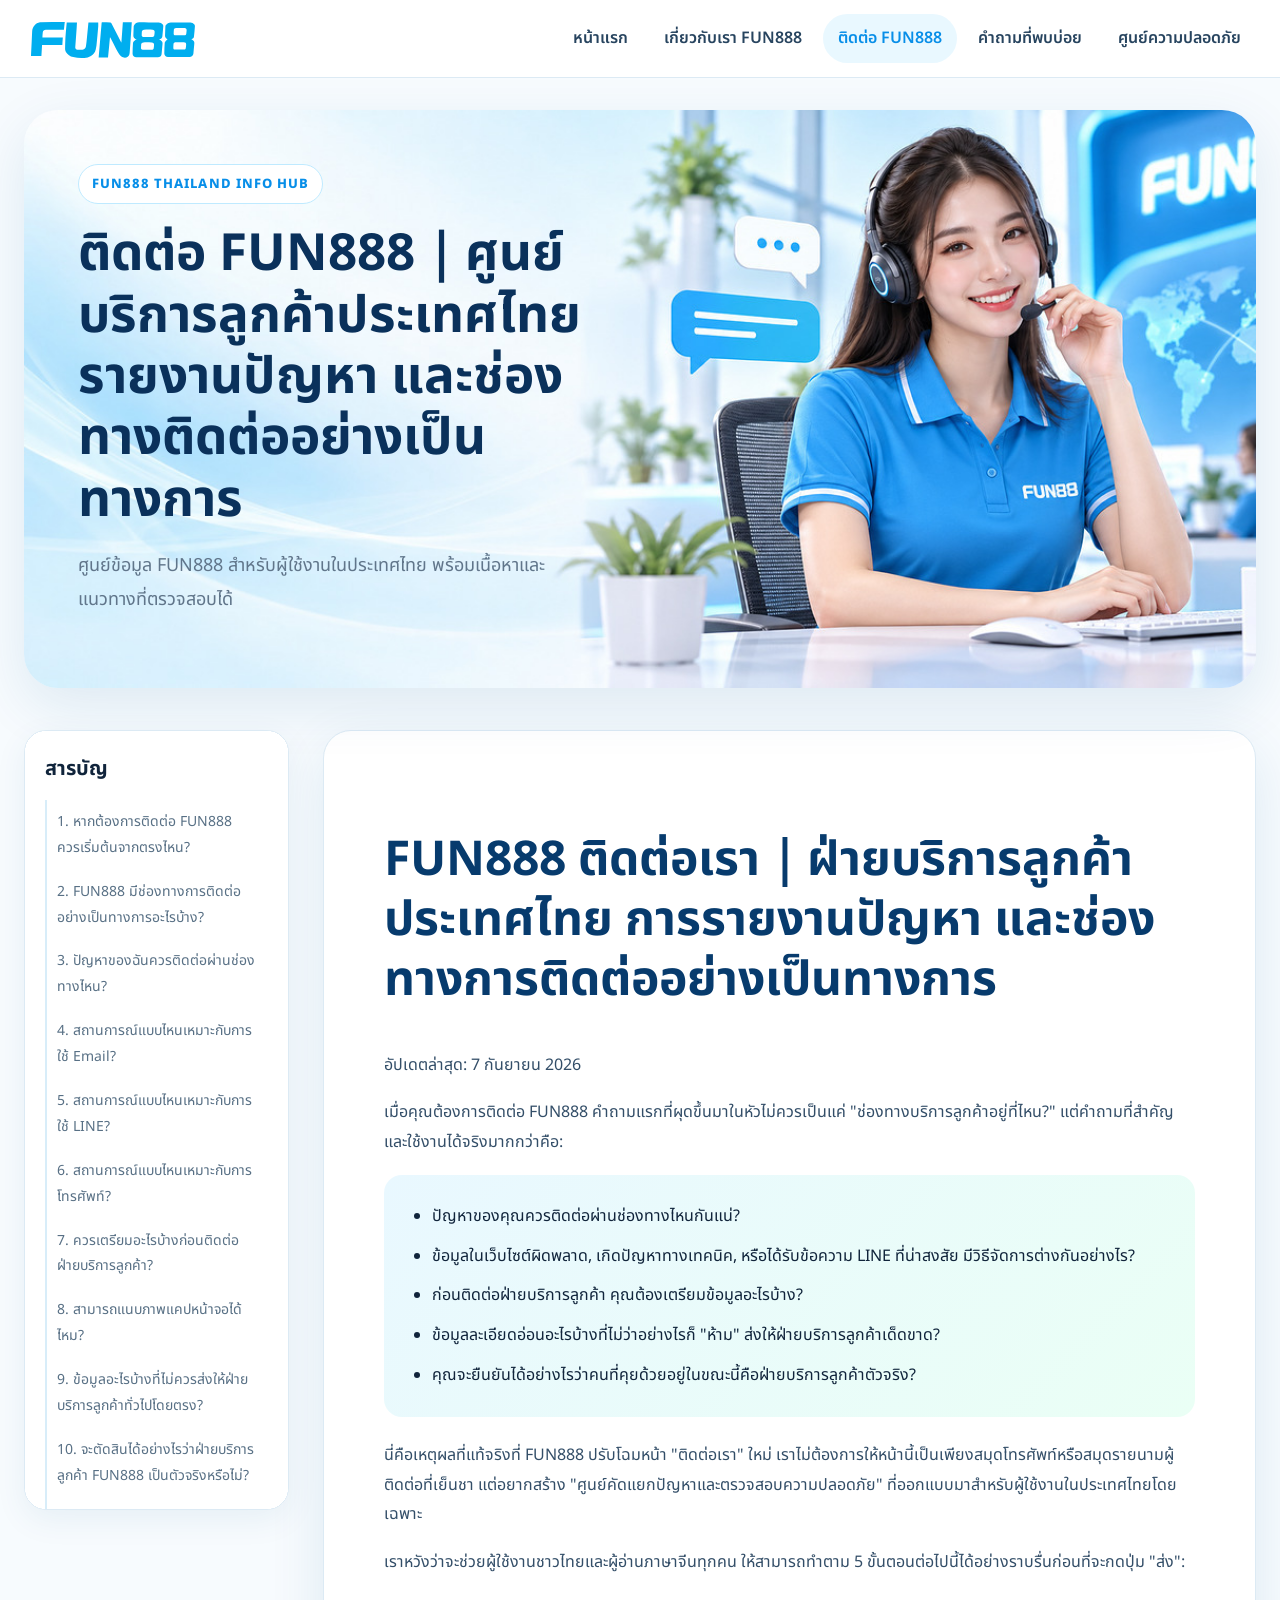
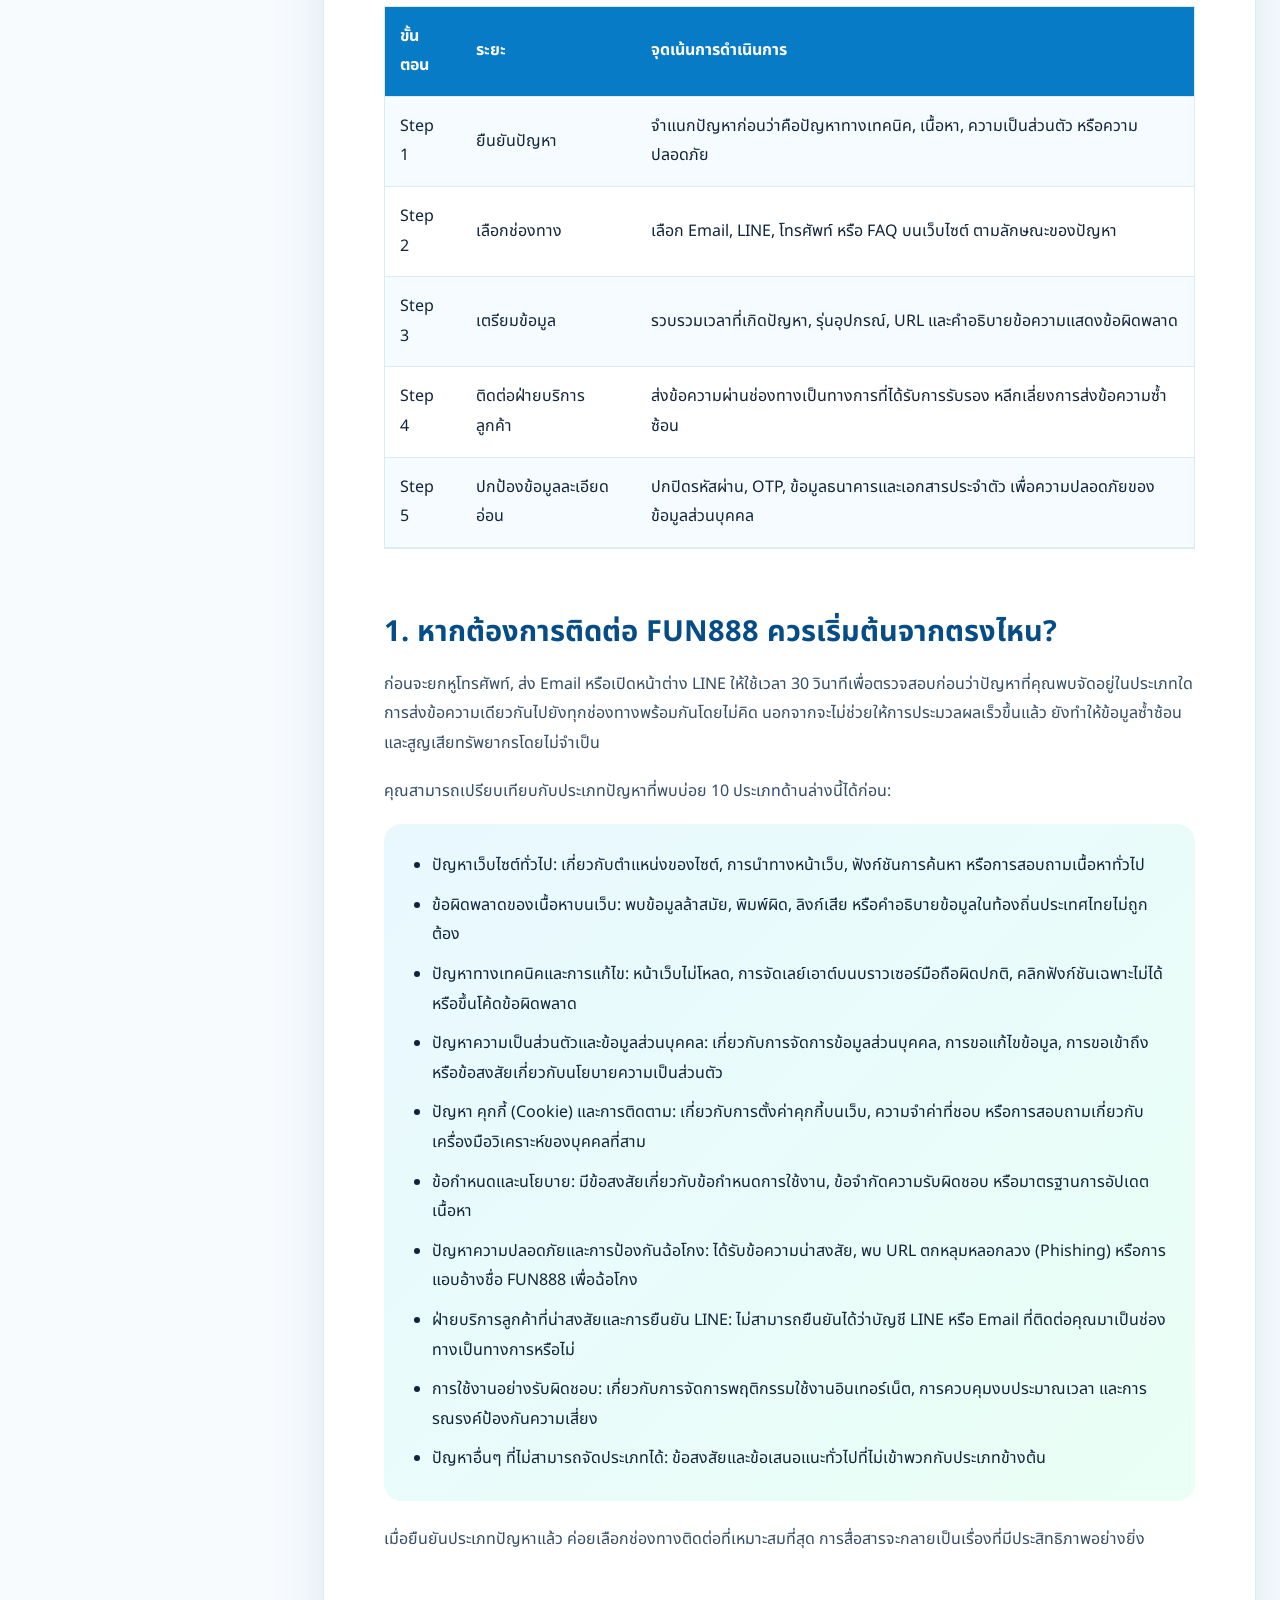
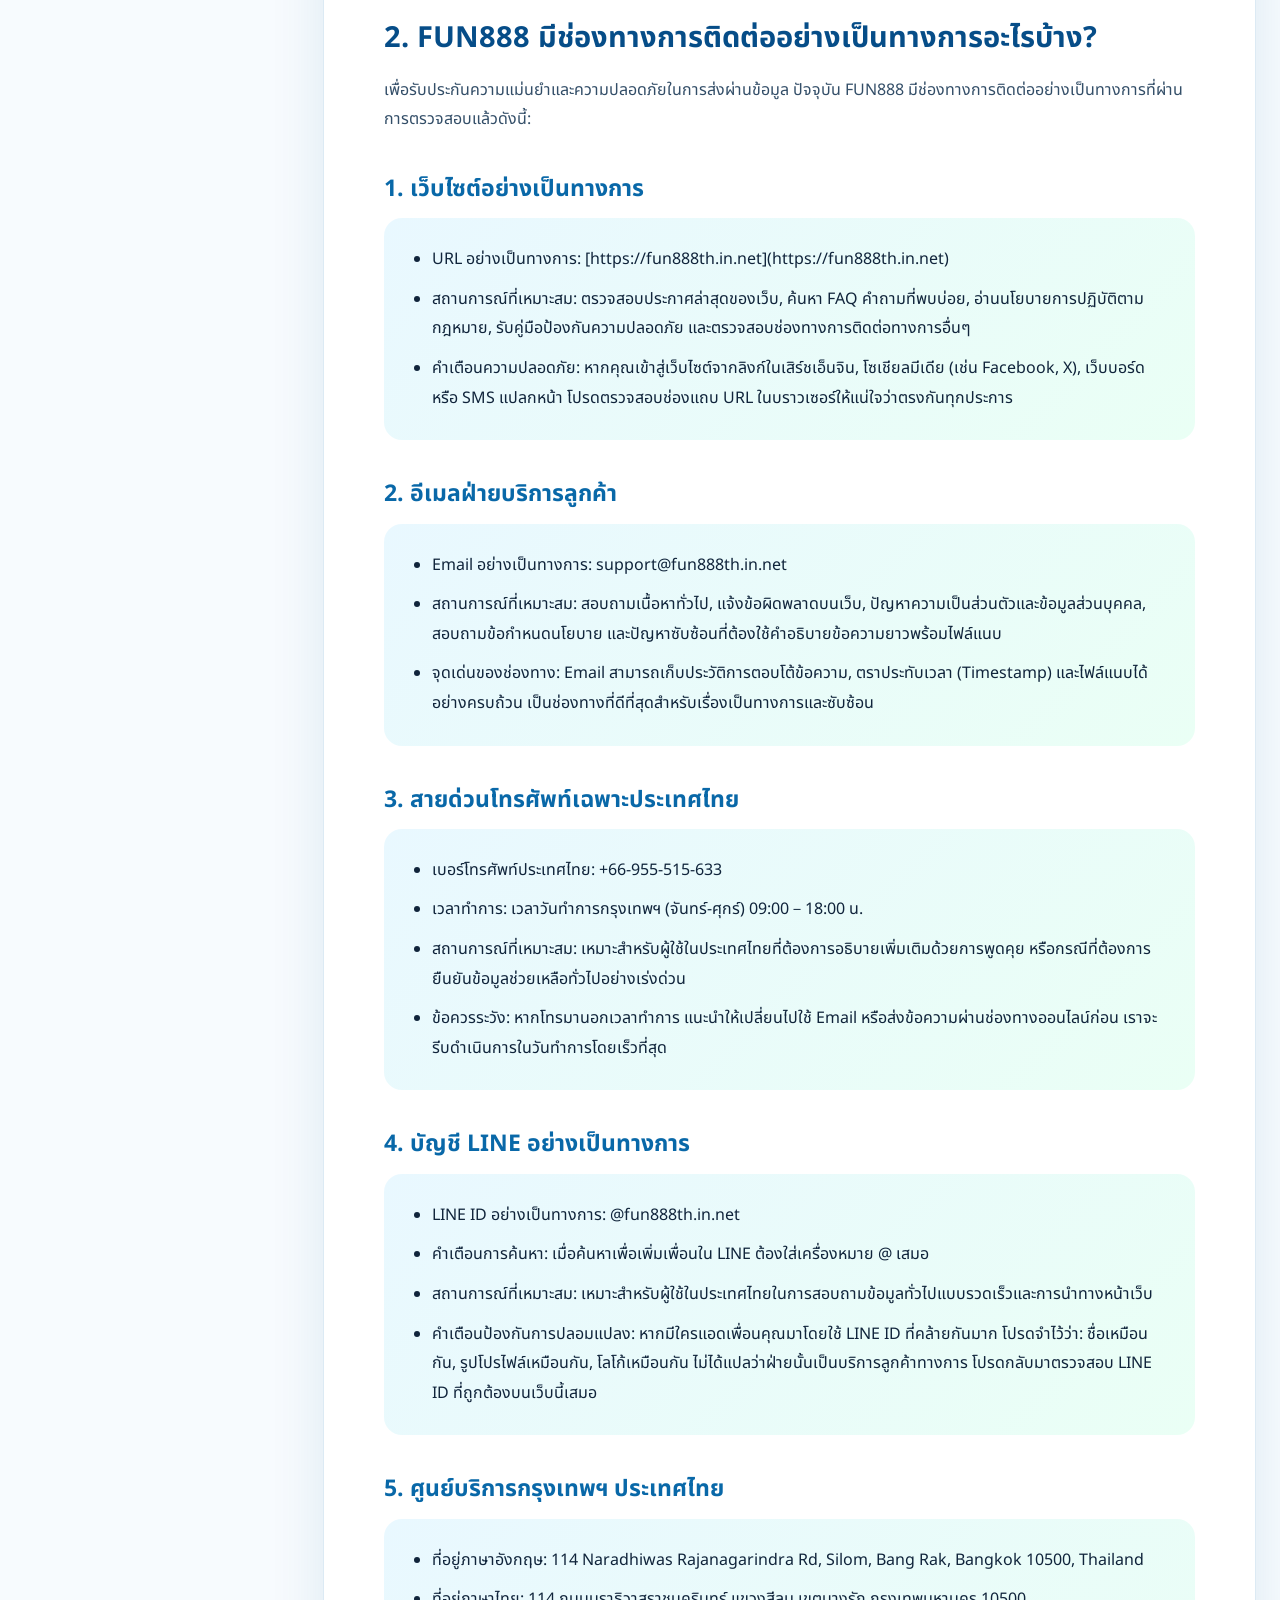
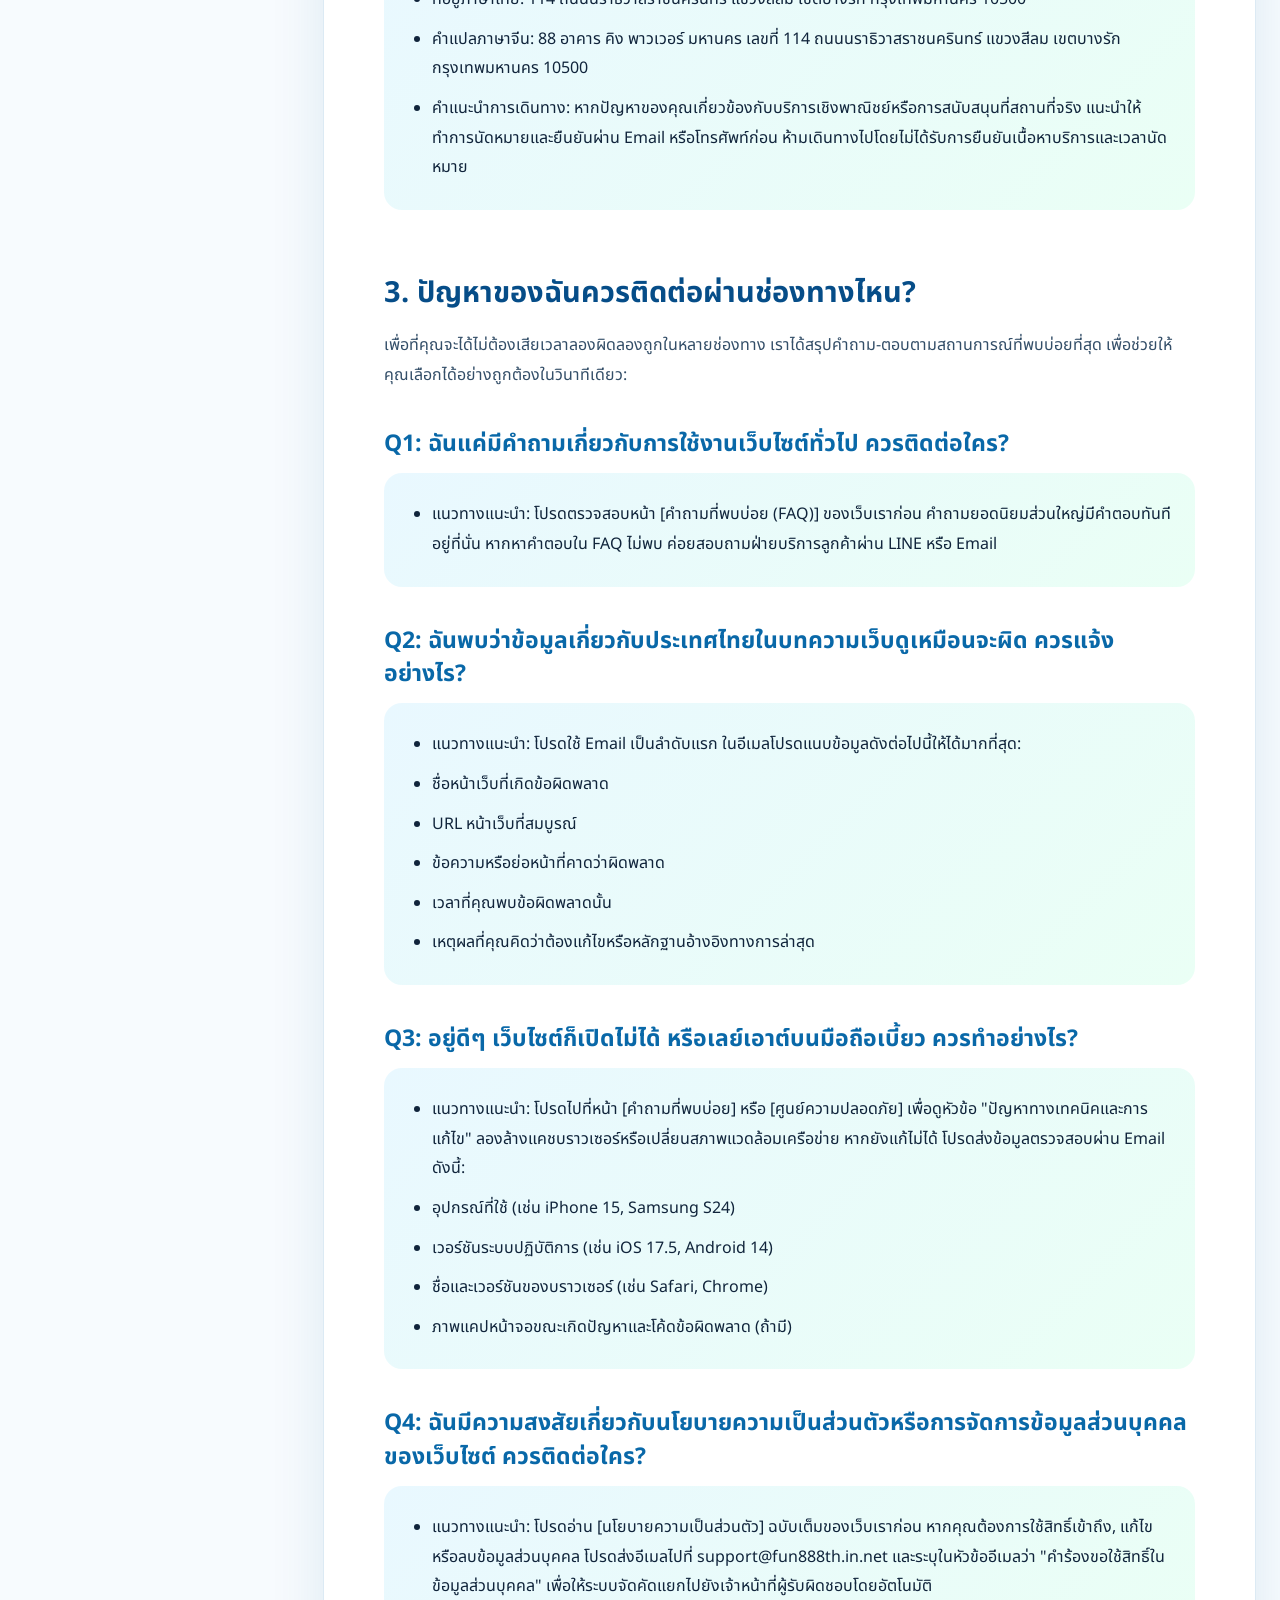
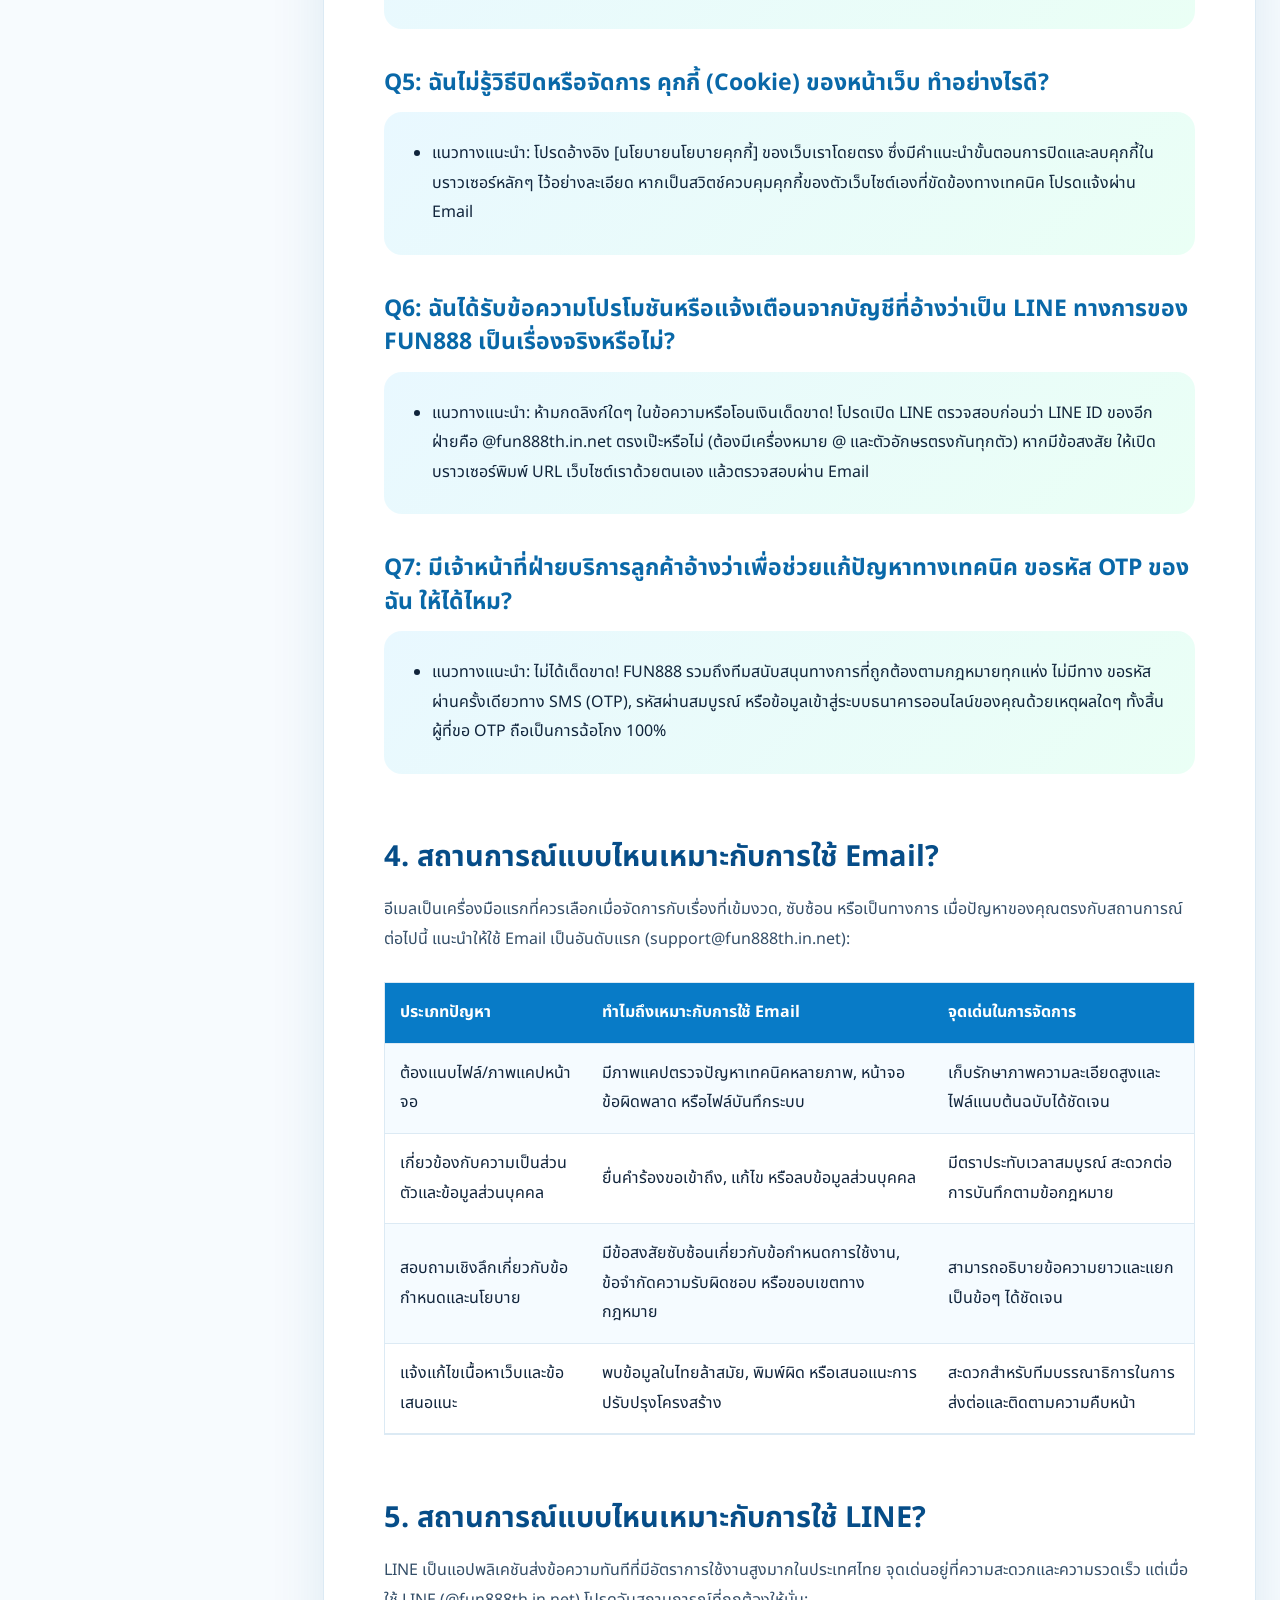
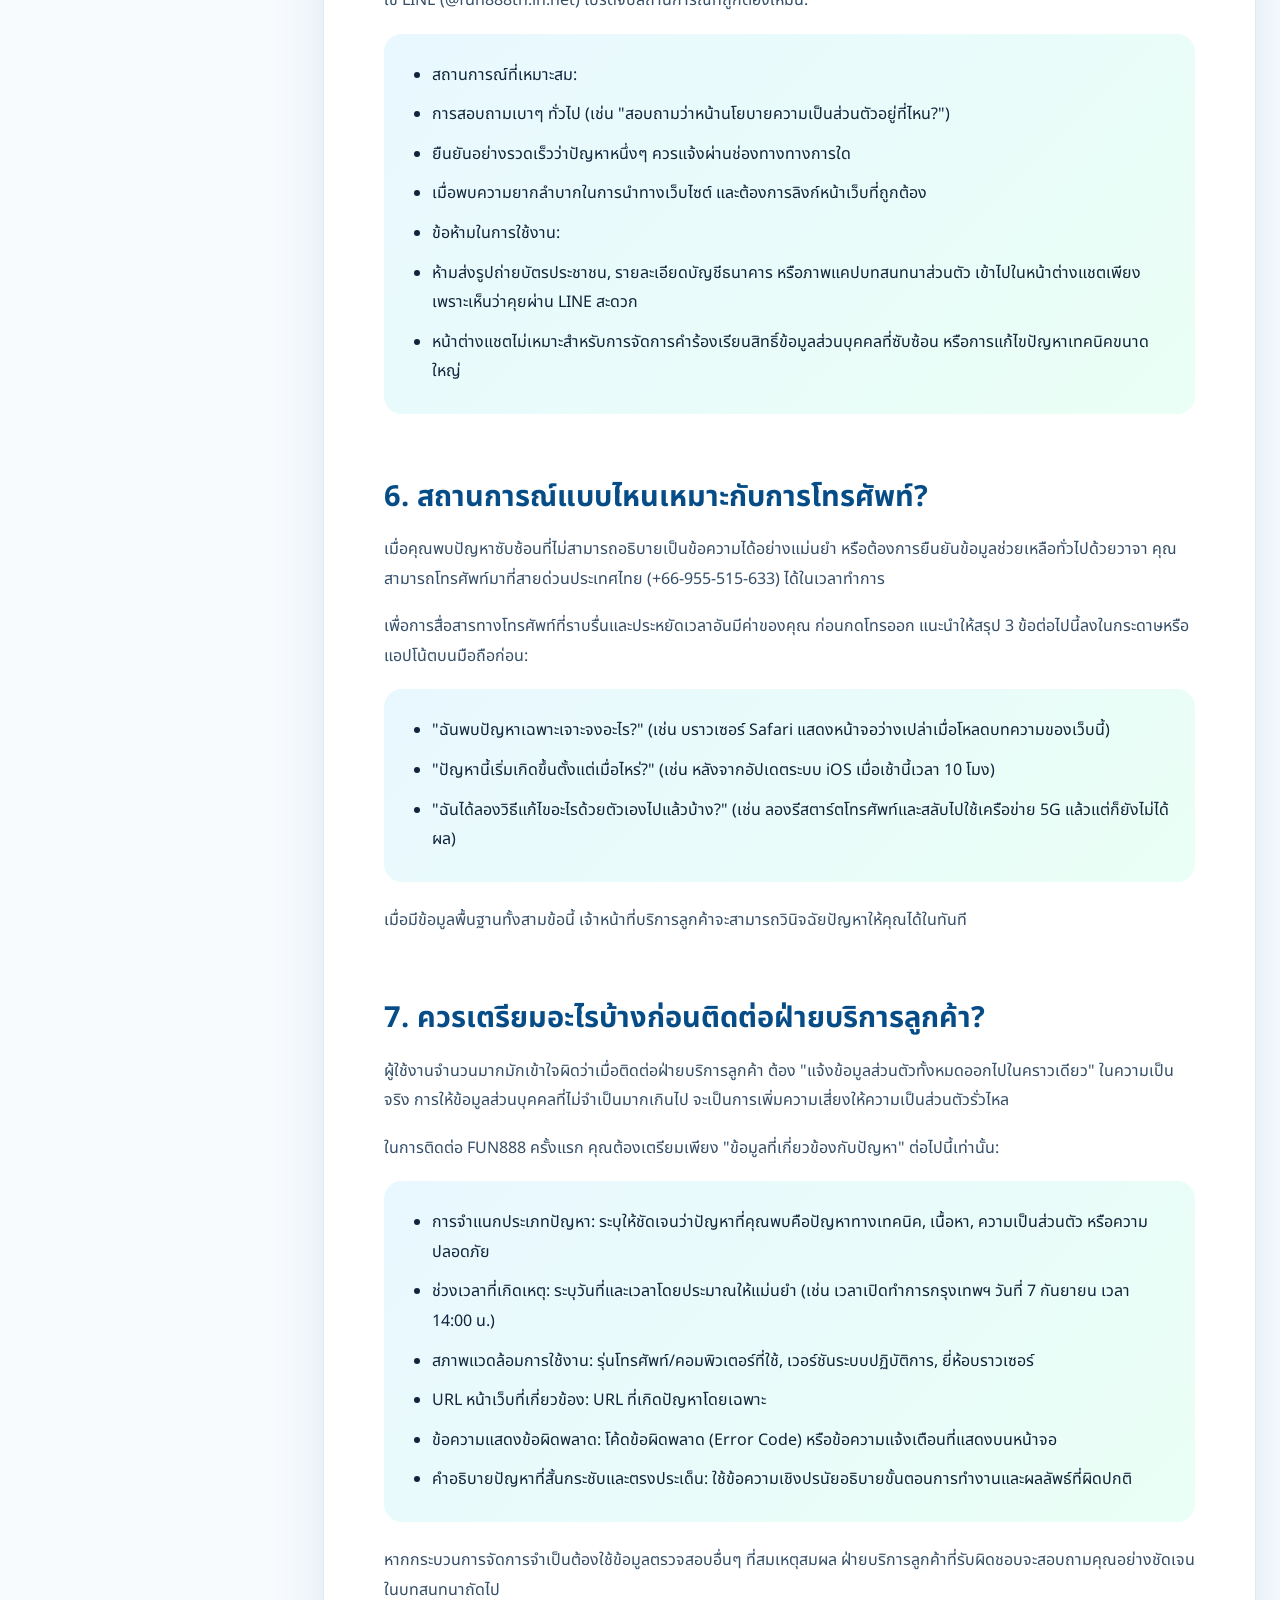
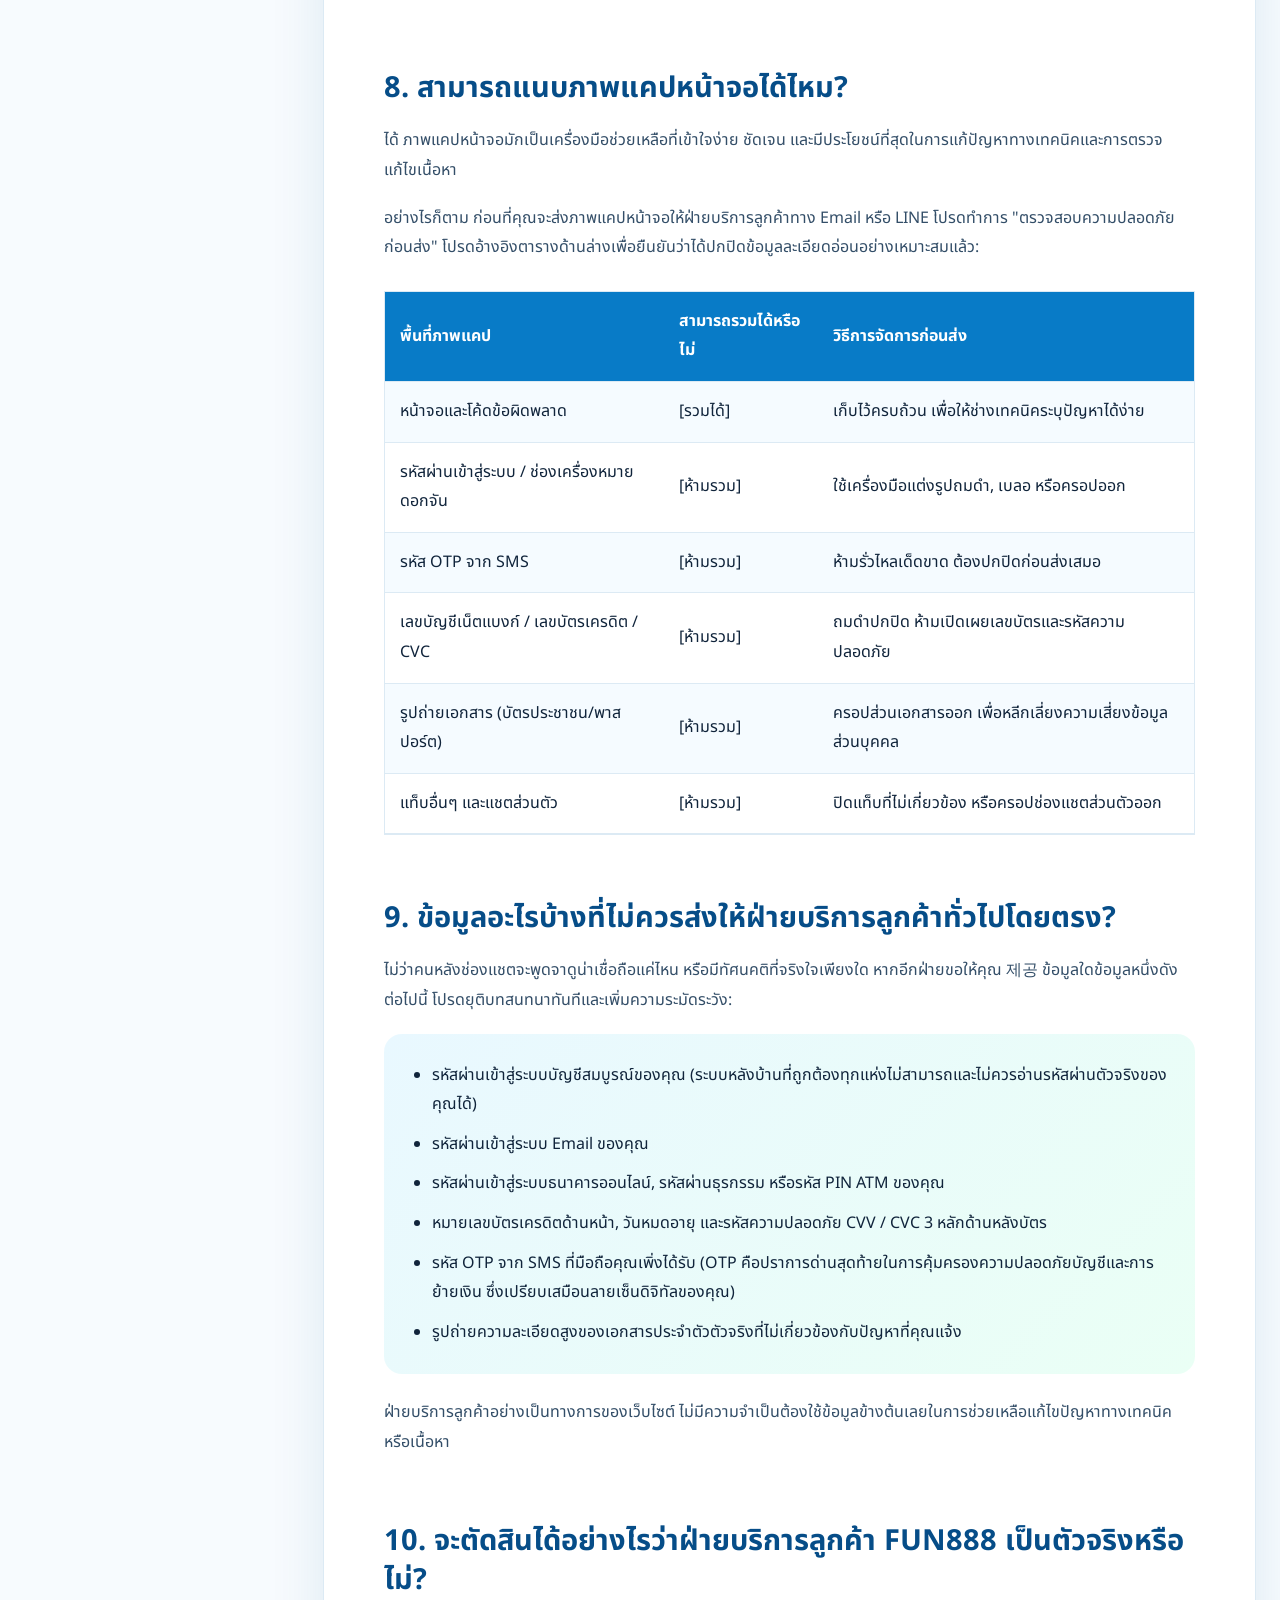
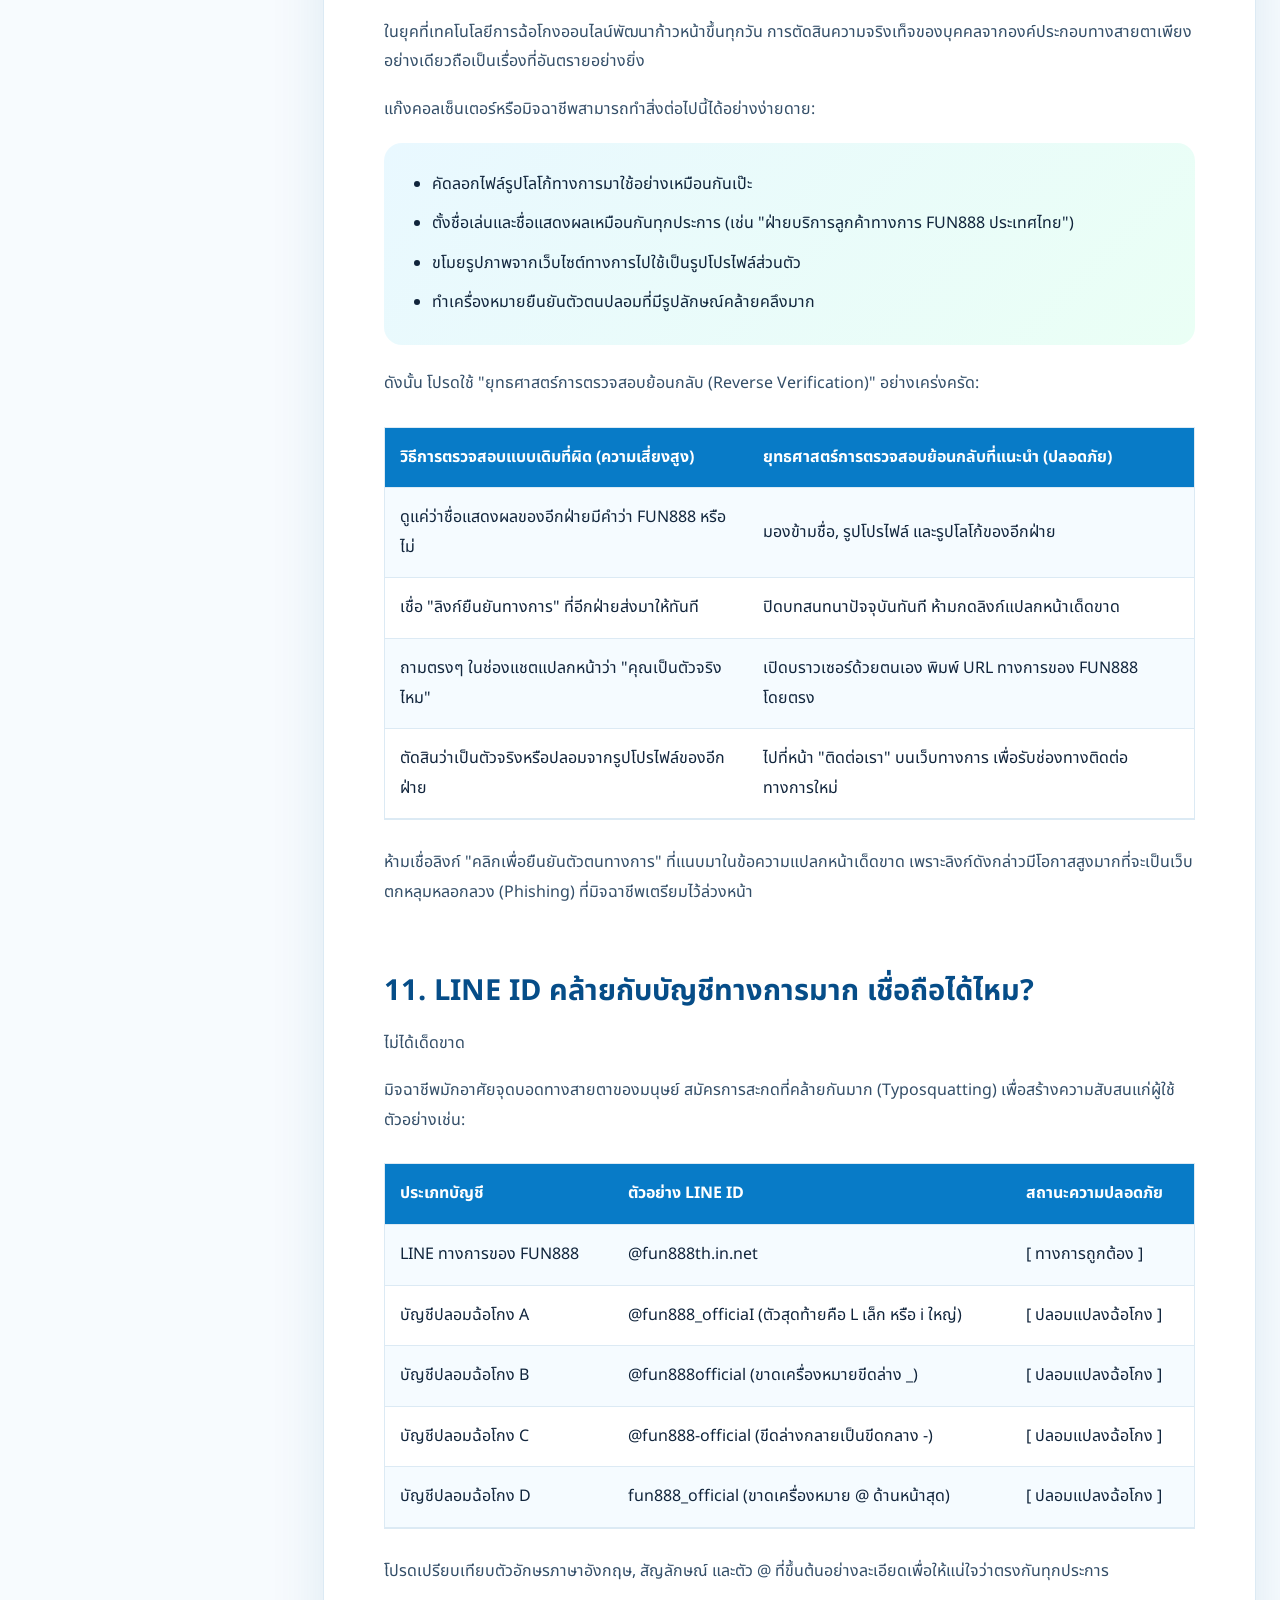
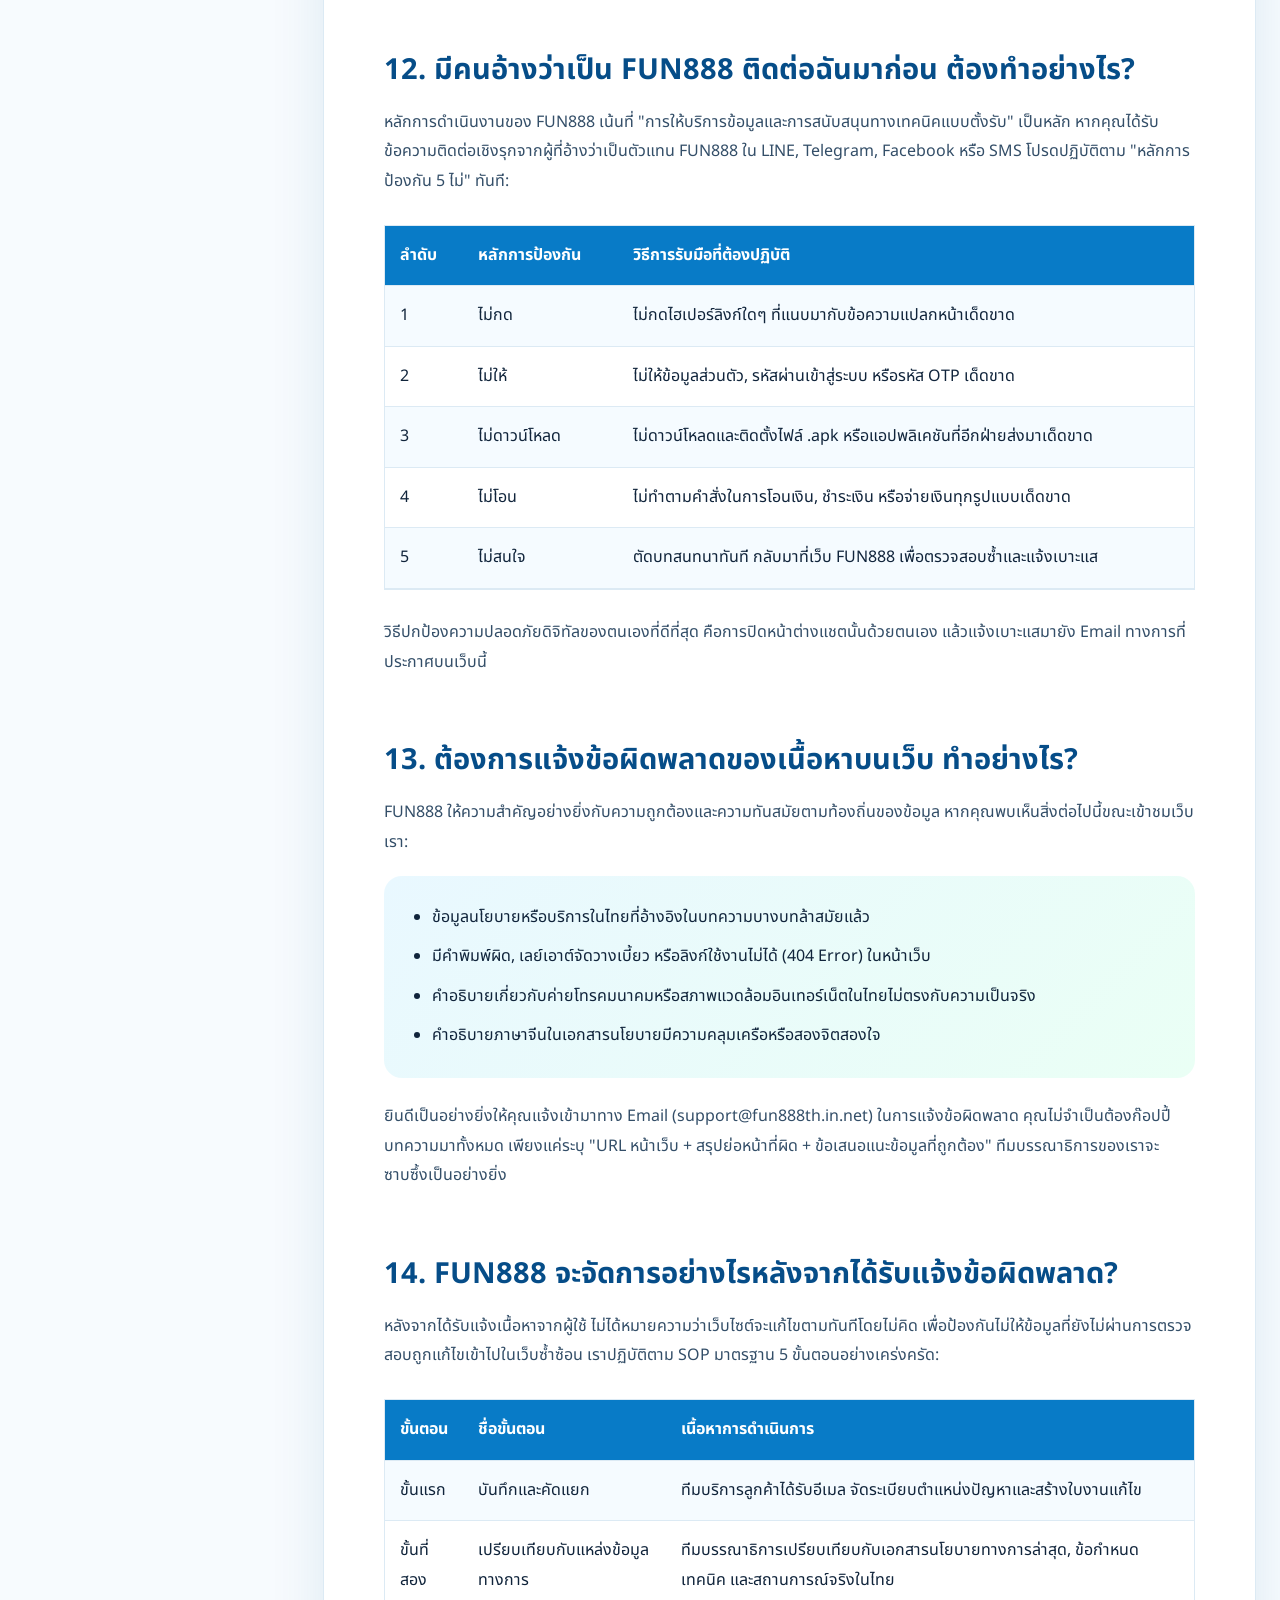
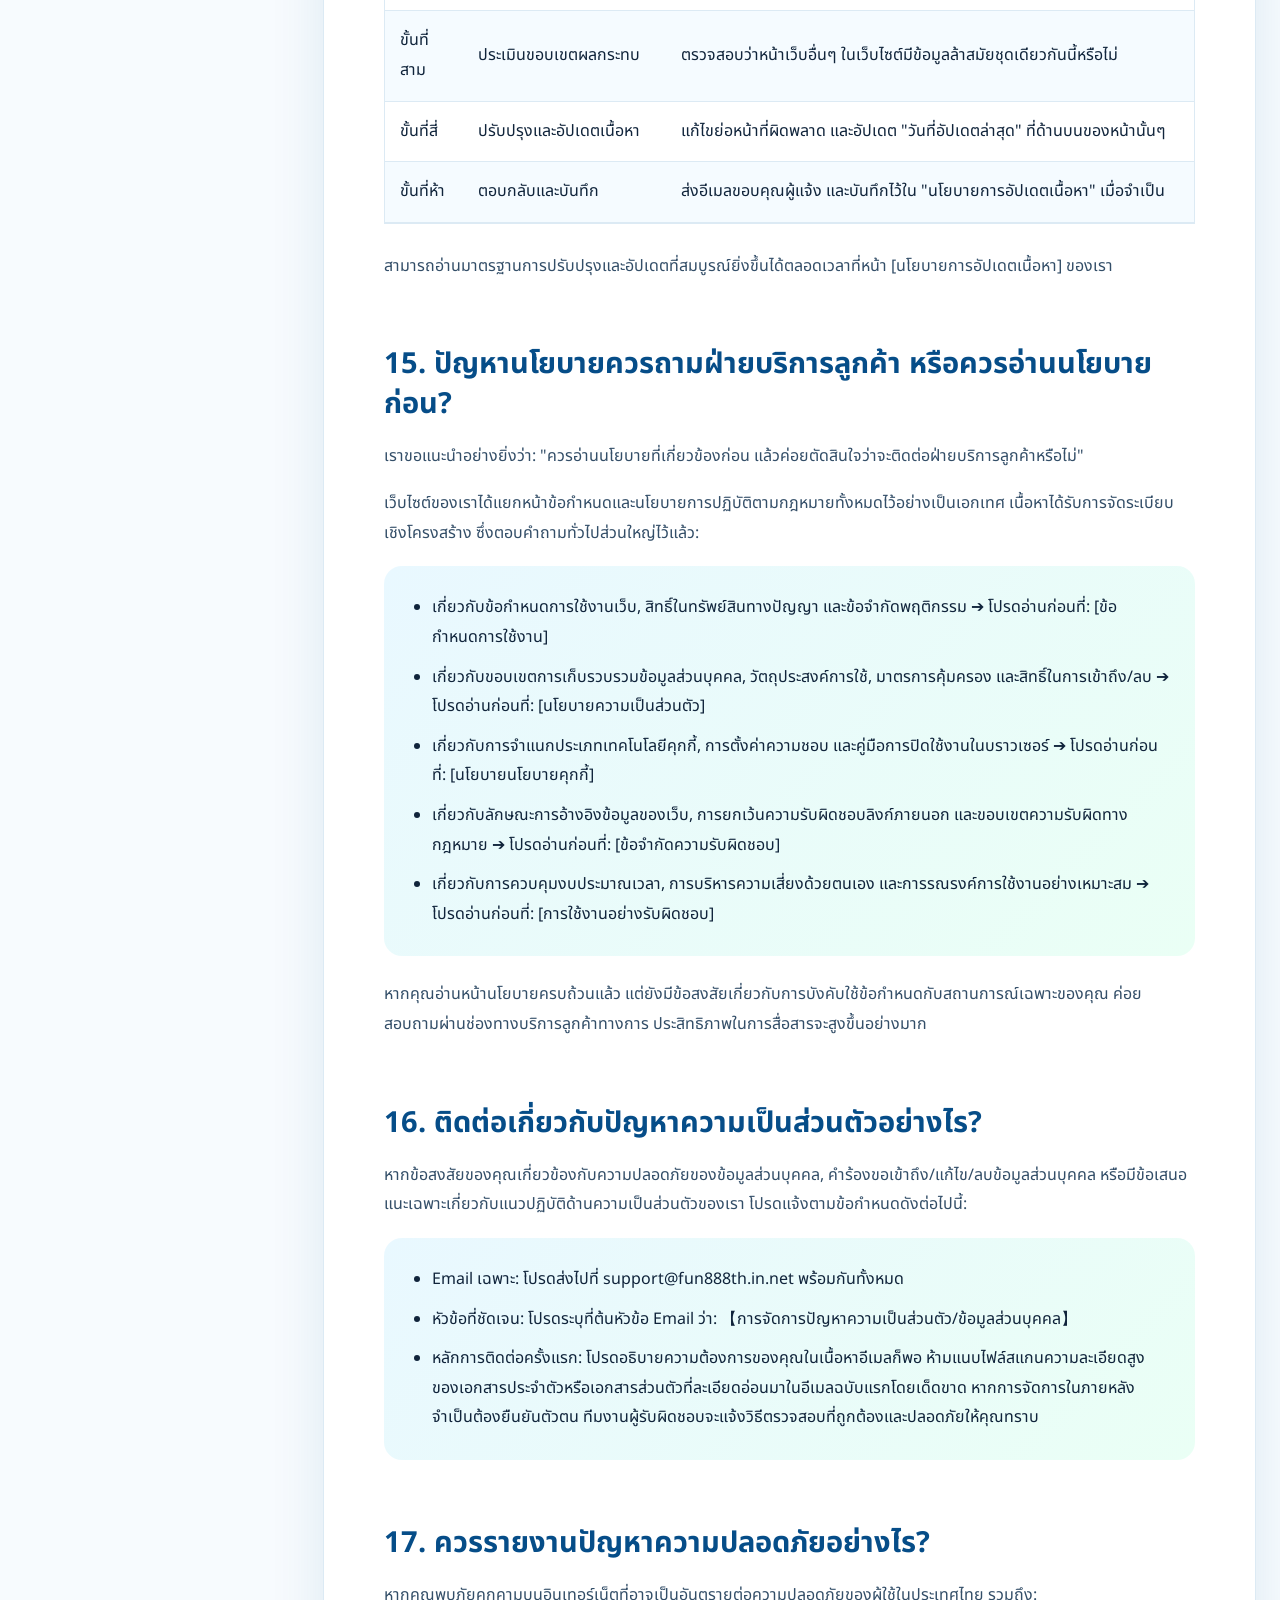
<file: contact-us/index.html>
<!doctype html>
<html lang="th">

<head>
    <meta charset="utf-8">
    <meta name="viewport" content="width=device-width,initial-scale=1">
    <title>ติดต่อ FUN888｜ศูนย์บริการลูกค้าประเทศไทย รายงานปัญหา และช่องทางติดต่ออย่างเป็นทางการ</title>
    <meta name="description" content="ศูนย์ข้อมูล FUN888 สำหรับผู้ใช้งานในประเทศไทย พร้อมเนื้อหาและแนวทางที่ตรวจสอบได้">
    <link rel="canonical" href="https://fun888thcom.github.io/contact-us/">
    <meta property="og:type" content="website">
    <meta property="og:locale" content="th_TH">
    <meta property="og:title"
        content="ติดต่อ FUN888｜ศูนย์บริการลูกค้าประเทศไทย รายงานปัญหา และช่องทางติดต่ออย่างเป็นทางการ">
    <meta property="og:description"
        content="ศูนย์ข้อมูล FUN888 สำหรับผู้ใช้งานในประเทศไทย พร้อมเนื้อหาและแนวทางที่ตรวจสอบได้">
    <meta property="og:url" content="https://fun888thcom.github.io/contact-us/">
    <meta property="og:image" content="https://fun888thcom.github.io/contact-us/assets/images/hero-3.jpg">
    <meta name="robots" content="index,follow">
    <link rel="icon" href="../assets/images/favicon.svg">
    <link rel="stylesheet" href="../assets/css/style.css">
    <script
        type="application/ld+json">{"@context":"https://schema.org","@type":"WebPage","name":"ติดต่อ FUN888｜ศูนย์บริการลูกค้าประเทศไทย รายงานปัญหา และช่องทางติดต่ออย่างเป็นทางการ","description":"ศูนย์ข้อมูล FUN888 สำหรับผู้ใช้งานในประเทศไทย พร้อมเนื้อหาและแนวทางที่ตรวจสอบได้","url":"https://fun888thcom.github.io/contact-us/","inLanguage":"th"}</script>
</head>

<body>
    <header>
        <div class="topbar"><a class="brand" href="../"><img src="../assets/images/logo.svg" alt="FUN888"></a><button
                class="menu" aria-label="เปิดเมนู" aria-expanded="false">☰</button>
            <nav><a href="../">หน้าแรก</a><a href="../about-us/">เกี่ยวกับเรา FUN888</a><a href="../contact-us/"
                    class="active">ติดต่อ FUN888</a><a href="../faq/">คำถามที่พบบ่อย</a><a
                    href="../safety-center/">ศูนย์ความปลอดภัย</a></nav>
        </div>
    </header>
    <main>
        <section class="hero" style="background-image:url(../assets/images/hero-3.jpg)">
            <div class="hero-copy"><span class="eyebrow">FUN888 THAILAND INFO HUB</span>
                <h1>ติดต่อ FUN888｜ศูนย์บริการลูกค้าประเทศไทย รายงานปัญหา และช่องทางติดต่ออย่างเป็นทางการ</h1>
                <p>ศูนย์ข้อมูล FUN888 สำหรับผู้ใช้งานในประเทศไทย พร้อมเนื้อหาและแนวทางที่ตรวจสอบได้</p>
            </div> 
        </section>
        <div class="layout">
            <aside><strong>สารบัญ</strong>
                <div class="toc"><a href="#section-1">1. หากต้องการติดต่อ FUN888 ควรเริ่มต้นจากตรงไหน?</a><a
                        href="#section-2">2. FUN888 มีช่องทางการติดต่ออย่างเป็นทางการอะไรบ้าง?</a> 
                        <a href="#section-8">3. ปัญหาของฉันควรติดต่อผ่านช่องทางไหน?</a> 
                        <a href="#section-16">4. สถานการณ์แบบไหนเหมาะกับการใช้ Email?</a><a
                        href="#section-17">5. สถานการณ์แบบไหนเหมาะกับการใช้ LINE?</a><a href="#section-18">6.
                        สถานการณ์แบบไหนเหมาะกับการโทรศัพท์?</a><a href="#section-19">7.
                        ควรเตรียมอะไรบ้างก่อนติดต่อฝ่ายบริการลูกค้า?</a><a href="#section-20">8.
                        สามารถแนบภาพแคปหน้าจอได้ไหม?</a><a href="#section-21">9.
                        ข้อมูลอะไรบ้างที่ไม่ควรส่งให้ฝ่ายบริการลูกค้าทั่วไปโดยตรง?</a><a href="#section-22">10.
                        จะตัดสินได้อย่างไรว่าฝ่ายบริการลูกค้า FUN888 เป็นตัวจริงหรือไม่?</a><a href="#section-23">11.
                        LINE ID คล้ายกับบัญชีทางการมาก เชื่อถือได้ไหม?</a><a href="#section-24">12. มีคนอ้างว่าเป็น
                        FUN888 ติดต่อฉันมาก่อน ต้องทำอย่างไร?</a><a href="#section-25">13.
                        ต้องการแจ้งข้อผิดพลาดของเนื้อหาบนเว็บ ทำอย่างไร?</a><a href="#section-26">14. FUN888
                        จะจัดการอย่างไรหลังจากได้รับแจ้งข้อผิดพลาด?</a><a href="#section-27">15.
                        ปัญหานโยบายควรถามฝ่ายบริการลูกค้า หรือควรอ่านนโยบายก่อน?</a><a href="#section-28">16.
                        ติดต่อเกี่ยวกับปัญหาความเป็นส่วนตัวอย่างไร?</a><a href="#section-29">17.
                        ควรรายงานปัญหาความปลอดภัยอย่างไร?</a><a href="#section-30">18.
                        สอบถามปัญหาการใช้งานอย่างรับผิดชอบกับ FUN888 ได้ไหม?</a><a href="#section-31">19.
                        ฝ่ายบริการลูกค้า FUN888 ให้คำปรึกษาทางกฎหมายได้ไหม?</a><a href="#section-32">20.
                        จะได้รับคำตอบภายในนานแค่ไหน?</a><a href="#section-33">21. หากไม่ได้รับคำตอบทาง Email
                        ทำอย่างไรดี?</a><a href="#section-34">22. สามารถสอบถามผ่าน LINE, Email
                        และโทรศัพท์พร้อมกันได้ไหม?</a><a href="#section-35">23. FUN888
                        จะขอให้ฉันจัดการปัญหาผ่านบัญชีบุคคลที่สามหรือไม่?</a><a href="#section-36">24.
                        หากฉันแค่อยากเสนอแนะ สามารถติดต่อได้ไหม?</a><a href="#section-37">25. การตรวจสอบความปลอดภัย 30
                        วินาทีก่อนติดต่อ FUN888</a><a href="#section-38">คำถามที่พบบ่อยเกี่ยวกับการติดต่อ FUN888
                        (FAQ)</a><a href="#section-39">การหาบริการลูกค้าพบเป็นเพียงก้าวแรก การหา
                        &quot;บริการลูกค้าที่ถูกต้อง&quot; พบสำคัญยิ่งกว่า</a></div>
            </aside>
            <article>
                <h1 id="section-1">FUN888 ติดต่อเรา｜ฝ่ายบริการลูกค้าประเทศไทย การรายงานปัญหา
                    และช่องทางการติดต่ออย่างเป็นทางการ</h1>
                <p>อัปเดตล่าสุด: 7 กันยายน 2026</p>
                <p>เมื่อคุณต้องการติดต่อ FUN888 คำถามแรกที่ผุดขึ้นมาในหัวไม่ควรเป็นแค่
                    &quot;ช่องทางบริการลูกค้าอยู่ที่ไหน?&quot; แต่คำถามที่สำคัญและใช้งานได้จริงมากกว่าคือ:</p>
                <ul>
                    <li>ปัญหาของคุณควรติดต่อผ่านช่องทางไหนกันแน่?</li>
                    <li>ข้อมูลในเว็บไซต์ผิดพลาด, เกิดปัญหาทางเทคนิค, หรือได้รับข้อความ LINE ที่น่าสงสัย
                        มีวิธีจัดการต่างกันอย่างไร?</li>
                    <li>ก่อนติดต่อฝ่ายบริการลูกค้า คุณต้องเตรียมข้อมูลอะไรบ้าง?</li>
                    <li>ข้อมูลละเอียดอ่อนอะไรบ้างที่ไม่ว่าอย่างไรก็ &quot;ห้าม&quot; ส่งให้ฝ่ายบริการลูกค้าเด็ดขาด?</li>
                    <li>คุณจะยืนยันได้อย่างไรว่าคนที่คุยด้วยอยู่ในขณะนี้คือฝ่ายบริการลูกค้าตัวจริง?</li>
                </ul>
                <p>นี่คือเหตุผลที่แท้จริงที่ FUN888 ปรับโฉมหน้า &quot;ติดต่อเรา&quot; ใหม่
                    เราไม่ต้องการให้หน้านี้เป็นเพียงสมุดโทรศัพท์หรือสมุดรายนามผู้ติดต่อที่เย็นชา แต่อยากสร้าง
                    &quot;ศูนย์คัดแยกปัญหาและตรวจสอบความปลอดภัย&quot; ที่ออกแบบมาสำหรับผู้ใช้งานในประเทศไทยโดยเฉพาะ</p>
                <p>เราหวังว่าจะช่วยผู้ใช้งานชาวไทยและผู้อ่านภาษาจีนทุกคน ให้สามารถทำตาม 5
                    ขั้นตอนต่อไปนี้ได้อย่างราบรื่นก่อนที่จะกดปุ่ม &quot;ส่ง&quot;:</p>
                <div class="table-wrap">
                    <table>
                        <tr>
                            <th>ขั้นตอน</th>
                            <th>ระยะ</th>
                            <th>จุดเน้นการดำเนินการ</th>
                        </tr>
                        <tr>
                            <td>Step 1</td>
                            <td>ยืนยันปัญหา</td>
                            <td>จำแนกปัญหาก่อนว่าคือปัญหาทางเทคนิค, เนื้อหา, ความเป็นส่วนตัว หรือความปลอดภัย</td>
                        </tr>
                        <tr>
                            <td>Step 2</td>
                            <td>เลือกช่องทาง</td>
                            <td>เลือก Email, LINE, โทรศัพท์ หรือ FAQ บนเว็บไซต์ ตามลักษณะของปัญหา</td>
                        </tr>
                        <tr>
                            <td>Step 3</td>
                            <td>เตรียมข้อมูล</td>
                            <td>รวบรวมเวลาที่เกิดปัญหา, รุ่นอุปกรณ์, URL และคำอธิบายข้อความแสดงข้อผิดพลาด</td>
                        </tr>
                        <tr>
                            <td>Step 4</td>
                            <td>ติดต่อฝ่ายบริการลูกค้า</td>
                            <td>ส่งข้อความผ่านช่องทางเป็นทางการที่ได้รับการรับรอง หลีกเลี่ยงการส่งข้อความซ้ำซ้อน</td>
                        </tr>
                        <tr>
                            <td>Step 5</td>
                            <td>ปกป้องข้อมูลละเอียดอ่อน</td>
                            <td>ปกปิดรหัสผ่าน, OTP, ข้อมูลธนาคารและเอกสารประจำตัว เพื่อความปลอดภัยของข้อมูลส่วนบุคคล
                            </td>
                        </tr>
                    </table>
                </div>
                <h2 id="section-1">1. หากต้องการติดต่อ FUN888 ควรเริ่มต้นจากตรงไหน?</h2>
                <p>ก่อนจะยกหูโทรศัพท์, ส่ง Email หรือเปิดหน้าต่าง LINE ให้ใช้เวลา 30
                    วินาทีเพื่อตรวจสอบก่อนว่าปัญหาที่คุณพบจัดอยู่ในประเภทใด
                    การส่งข้อความเดียวกันไปยังทุกช่องทางพร้อมกันโดยไม่คิด นอกจากจะไม่ช่วยให้การประมวลผลเร็วขึ้นแล้ว
                    ยังทำให้ข้อมูลซ้ำซ้อนและสูญเสียทรัพยากรโดยไม่จำเป็น</p>
                <p>คุณสามารถเปรียบเทียบกับประเภทปัญหาที่พบบ่อย 10 ประเภทด้านล่างนี้ได้ก่อน:</p>
                <ul>
                    <li>ปัญหาเว็บไซต์ทั่วไป: เกี่ยวกับตำแหน่งของไซต์, การนำทางหน้าเว็บ, ฟังก์ชันการค้นหา
                        หรือการสอบถามเนื้อหาทั่วไป</li>
                    <li>ข้อผิดพลาดของเนื้อหาบนเว็บ: พบข้อมูลล้าสมัย, พิมพ์ผิด, ลิงก์เสีย
                        หรือคำอธิบายข้อมูลในท้องถิ่นประเทศไทยไม่ถูกต้อง</li>
                    <li>ปัญหาทางเทคนิคและการแก้ไข: หน้าเว็บไม่โหลด, การจัดเลย์เอาต์บนบราวเซอร์มือถือผิดปกติ,
                        คลิกฟังก์ชันเฉพาะไม่ได้ หรือขึ้นโค้ดข้อผิดพลาด</li>
                    <li>ปัญหาความเป็นส่วนตัวและข้อมูลส่วนบุคคล: เกี่ยวกับการจัดการข้อมูลส่วนบุคคล, การขอแก้ไขข้อมูล,
                        การขอเข้าถึง หรือข้อสงสัยเกี่ยวกับนโยบายความเป็นส่วนตัว</li>
                    <li>ปัญหา คุกกี้ (Cookie) และการติดตาม: เกี่ยวกับการตั้งค่าคุกกี้บนเว็บ, ความจำค่าที่ชอบ
                        หรือการสอบถามเกี่ยวกับเครื่องมือวิเคราะห์ของบุคคลที่สาม</li>
                    <li>ข้อกำหนดและนโยบาย: มีข้อสงสัยเกี่ยวกับข้อกำหนดการใช้งาน, ข้อจำกัดความรับผิดชอบ
                        หรือมาตรฐานการอัปเดตเนื้อหา</li>
                    <li>ปัญหาความปลอดภัยและการป้องกันฉ้อโกง: ได้รับข้อความน่าสงสัย, พบ URL ตกหลุมหลอกลวง (Phishing)
                        หรือการแอบอ้างชื่อ FUN888 เพื่อฉ้อโกง</li>
                    <li>ฝ่ายบริการลูกค้าที่น่าสงสัยและการยืนยัน LINE: ไม่สามารถยืนยันได้ว่าบัญชี LINE หรือ Email
                        ที่ติดต่อคุณมาเป็นช่องทางเป็นทางการหรือไม่</li>
                    <li>การใช้งานอย่างรับผิดชอบ: เกี่ยวกับการจัดการพฤติกรรมใช้งานอินเทอร์เน็ต, การควบคุมงบประมาณเวลา
                        และการรณรงค์ป้องกันความเสี่ยง</li>
                    <li>ปัญหาอื่นๆ ที่ไม่สามารถจัดประเภทได้: ข้อสงสัยและข้อเสนอแนะทั่วไปที่ไม่เข้าพวกกับประเภทข้างต้น
                    </li>
                </ul>
                <p>เมื่อยืนยันประเภทปัญหาแล้ว ค่อยเลือกช่องทางติดต่อที่เหมาะสมที่สุด
                    การสื่อสารจะกลายเป็นเรื่องที่มีประสิทธิภาพอย่างยิ่ง</p>
                <h2 id="section-2">2. FUN888 มีช่องทางการติดต่ออย่างเป็นทางการอะไรบ้าง?</h2>
                <p>เพื่อรับประกันความแม่นยำและความปลอดภัยในการส่งผ่านข้อมูล ปัจจุบัน FUN888
                    มีช่องทางการติดต่ออย่างเป็นทางการที่ผ่านการตรวจสอบแล้วดังนี้:</p>
                <h3 id="section-3">1. เว็บไซต์อย่างเป็นทางการ</h3>
                <ul>
                    <li>URL อย่างเป็นทางการ: [https://fun888th.in.net](https://fun888th.in.net)</li>
                    <li>สถานการณ์ที่เหมาะสม: ตรวจสอบประกาศล่าสุดของเว็บ, ค้นหา FAQ คำถามที่พบบ่อย,
                        อ่านนโยบายการปฏิบัติตามกฎหมาย, รับคู่มือป้องกันความปลอดภัย และตรวจสอบช่องทางการติดต่อทางการอื่นๆ
                    </li>
                    <li>คำเตือนความปลอดภัย: หากคุณเข้าสู่เว็บไซต์จากลิงก์ในเสิร์ชเอ็นจิน, โซเชียลมีเดีย (เช่น Facebook,
                        X), เว็บบอร์ด หรือ SMS แปลกหน้า โปรดตรวจสอบช่องแถบ URL ในบราวเซอร์ให้แน่ใจว่าตรงกันทุกประการ
                    </li>
                </ul>
                <h3 id="section-4">2. อีเมลฝ่ายบริการลูกค้า</h3>
                <ul>
                    <li>Email อย่างเป็นทางการ: support@fun888th.in.net</li>
                    <li>สถานการณ์ที่เหมาะสม: สอบถามเนื้อหาทั่วไป, แจ้งข้อผิดพลาดบนเว็บ,
                        ปัญหาความเป็นส่วนตัวและข้อมูลส่วนบุคคล, สอบถามข้อกำหนดนโยบาย
                        และปัญหาซับซ้อนที่ต้องใช้คำอธิบายข้อความยาวพร้อมไฟล์แนบ</li>
                    <li>จุดเด่นของช่องทาง: Email สามารถเก็บประวัติการตอบโต้ข้อความ, ตราประทับเวลา (Timestamp)
                        และไฟล์แนบได้อย่างครบถ้วน เป็นช่องทางที่ดีที่สุดสำหรับเรื่องเป็นทางการและซับซ้อน</li>
                </ul>
                <h3 id="section-5">3. สายด่วนโทรศัพท์เฉพาะประเทศไทย</h3>
                <ul>
                    <li>เบอร์โทรศัพท์ประเทศไทย: +66-955-515-633</li>
                    <li>เวลาทำการ: เวลาวันทำการกรุงเทพฯ (จันทร์-ศุกร์) 09:00－18:00 น.</li>
                    <li>สถานการณ์ที่เหมาะสม: เหมาะสำหรับผู้ใช้ในประเทศไทยที่ต้องการอธิบายเพิ่มเติมด้วยการพูดคุย
                        หรือกรณีที่ต้องการยืนยันข้อมูลช่วยเหลือทั่วไปอย่างเร่งด่วน</li>
                    <li>ข้อควรระวัง: หากโทรมานอกเวลาทำการ แนะนำให้เปลี่ยนไปใช้ Email
                        หรือส่งข้อความผ่านช่องทางออนไลน์ก่อน เราจะรีบดำเนินการในวันทำการโดยเร็วที่สุด</li>
                </ul>
                <h3 id="section-6">4. บัญชี LINE อย่างเป็นทางการ</h3>
                <ul>
                    <li>LINE ID อย่างเป็นทางการ: @fun888th.in.net</li>
                    <li>คำเตือนการค้นหา: เมื่อค้นหาเพื่อเพิ่มเพื่อนใน LINE ต้องใส่เครื่องหมาย @ เสมอ</li>
                    <li>สถานการณ์ที่เหมาะสม:
                        เหมาะสำหรับผู้ใช้ในประเทศไทยในการสอบถามข้อมูลทั่วไปแบบรวดเร็วและการนำทางหน้าเว็บ</li>
                    <li>คำเตือนป้องกันการปลอมแปลง: หากมีใครแอดเพื่อนคุณมาโดยใช้ LINE ID ที่คล้ายกันมาก โปรดจำไว้ว่า:
                        ชื่อเหมือนกัน, รูปโปรไฟล์เหมือนกัน, โลโก้เหมือนกัน ไม่ได้แปลว่าฝ่ายนั้นเป็นบริการลูกค้าทางการ
                        โปรดกลับมาตรวจสอบ LINE ID ที่ถูกต้องบนเว็บนี้เสมอ</li>
                </ul>
                <h3 id="section-7">5. ศูนย์บริการกรุงเทพฯ ประเทศไทย</h3>
                <ul>
                    <li>ที่อยู่ภาษาอังกฤษ: 114 Naradhiwas Rajanagarindra Rd, Silom, Bang Rak, Bangkok 10500, Thailand
                    </li>
                    <li>ที่อยู่ภาษาไทย: 114 ถนนนราธิวาสราชนครินทร์ แขวงสีลม เขตบางรัก กรุงเทพมหานคร 10500</li>
                    <li>คำแปลภาษาจีน: 88 อาคาร คิง พาวเวอร์ มหานคร เลขที่ 114 ถนนนราธิวาสราชนครินทร์ แขวงสีลม เขตบางรัก
                        กรุงเทพมหานคร 10500</li>
                    <li>คำแนะนำการเดินทาง: หากปัญหาของคุณเกี่ยวข้องกับบริการเชิงพาณิชย์หรือการสนับสนุนที่สถานที่จริง
                        แนะนำให้ทำการนัดหมายและยืนยันผ่าน Email หรือโทรศัพท์ก่อน
                        ห้ามเดินทางไปโดยไม่ได้รับการยืนยันเนื้อหาบริการและเวลานัดหมาย</li>
                </ul>
                <h2 id="section-8">3. ปัญหาของฉันควรติดต่อผ่านช่องทางไหน?</h2>
                <p>เพื่อที่คุณจะได้ไม่ต้องเสียเวลาลองผิดลองถูกในหลายช่องทาง
                    เราได้สรุปคำถาม-ตอบตามสถานการณ์ที่พบบ่อยที่สุด เพื่อช่วยให้คุณเลือกได้อย่างถูกต้องในวินาทีเดียว:</p>
                <h3 id="section-9">Q1: ฉันแค่มีคำถามเกี่ยวกับการใช้งานเว็บไซต์ทั่วไป ควรติดต่อใคร?</h3>
                <ul>
                    <li>แนวทางแนะนำ: โปรดตรวจสอบหน้า [คำถามที่พบบ่อย (FAQ)] ของเว็บเราก่อน
                        คำถามยอดนิยมส่วนใหญ่มีคำตอบทันทีอยู่ที่นั่น หากหาคำตอบใน FAQ ไม่พบ
                        ค่อยสอบถามฝ่ายบริการลูกค้าผ่าน LINE หรือ Email</li>
                </ul>
                <h3 id="section-10">Q2: ฉันพบว่าข้อมูลเกี่ยวกับประเทศไทยในบทความเว็บดูเหมือนจะผิด ควรแจ้งอย่างไร?</h3>
                <ul>
                    <li>แนวทางแนะนำ: โปรดใช้ Email เป็นลำดับแรก ในอีเมลโปรดแนบข้อมูลดังต่อไปนี้ให้ได้มากที่สุด:</li>
                    <li>ชื่อหน้าเว็บที่เกิดข้อผิดพลาด</li>
                    <li>URL หน้าเว็บที่สมบูรณ์</li>
                    <li>ข้อความหรือย่อหน้าที่คาดว่าผิดพลาด</li>
                    <li>เวลาที่คุณพบข้อผิดพลาดนั้น</li>
                    <li>เหตุผลที่คุณคิดว่าต้องแก้ไขหรือหลักฐานอ้างอิงทางการล่าสุด</li>
                </ul>
                <h3 id="section-11">Q3: อยู่ดีๆ เว็บไซต์ก็เปิดไม่ได้ หรือเลย์เอาต์บนมือถือเบี้ยว ควรทำอย่างไร?</h3>
                <ul>
                    <li>แนวทางแนะนำ: โปรดไปที่หน้า [คำถามที่พบบ่อย] หรือ [ศูนย์ความปลอดภัย] เพื่อดูหัวข้อ
                        &quot;ปัญหาทางเทคนิคและการแก้ไข&quot; ลองล้างแคชบราวเซอร์หรือเปลี่ยนสภาพแวดล้อมเครือข่าย
                        หากยังแก้ไม่ได้ โปรดส่งข้อมูลตรวจสอบผ่าน Email ดังนี้:</li>
                    <li>อุปกรณ์ที่ใช้ (เช่น iPhone 15, Samsung S24)</li>
                    <li>เวอร์ชันระบบปฏิบัติการ (เช่น iOS 17.5, Android 14)</li>
                    <li>ชื่อและเวอร์ชันของบราวเซอร์ (เช่น Safari, Chrome)</li>
                    <li>ภาพแคปหน้าจอขณะเกิดปัญหาและโค้ดข้อผิดพลาด (ถ้ามี)</li>
                </ul>
                <h3 id="section-12">Q4:
                    ฉันมีความสงสัยเกี่ยวกับนโยบายความเป็นส่วนตัวหรือการจัดการข้อมูลส่วนบุคคลของเว็บไซต์ ควรติดต่อใคร?
                </h3>
                <ul>
                    <li>แนวทางแนะนำ: โปรดอ่าน [นโยบายความเป็นส่วนตัว] ฉบับเต็มของเว็บเราก่อน
                        หากคุณต้องการใช้สิทธิ์เข้าถึง, แก้ไข หรือลบข้อมูลส่วนบุคคล โปรดส่งอีเมลไปที่
                        support@fun888th.in.net และระบุในหัวข้ออีเมลว่า &quot;คำร้องขอใช้สิทธิ์ในข้อมูลส่วนบุคคล&quot;
                        เพื่อให้ระบบจัดคัดแยกไปยังเจ้าหน้าที่ผู้รับผิดชอบโดยอัตโนมัติ</li>
                </ul>
                <h3 id="section-13">Q5: ฉันไม่รู้วิธีปิดหรือจัดการ คุกกี้ (Cookie) ของหน้าเว็บ ทำอย่างไรดี?</h3>
                <ul>
                    <li>แนวทางแนะนำ: โปรดอ้างอิง [นโยบายนโยบายคุกกี้] ของเว็บเราโดยตรง
                        ซึ่งมีคำแนะนำขั้นตอนการปิดและลบคุกกี้ในบราวเซอร์หลักๆ ไว้อย่างละเอียด
                        หากเป็นสวิตช์ควบคุมคุกกี้ของตัวเว็บไซต์เองที่ขัดข้องทางเทคนิค โปรดแจ้งผ่าน Email</li>
                </ul>
                <h3 id="section-14">Q6: ฉันได้รับข้อความโปรโมชันหรือแจ้งเตือนจากบัญชีที่อ้างว่าเป็น LINE ทางการของ
                    FUN888 เป็นเรื่องจริงหรือไม่?</h3>
                <ul>
                    <li>แนวทางแนะนำ: ห้ามกดลิงก์ใดๆ ในข้อความหรือโอนเงินเด็ดขาด! โปรดเปิด LINE ตรวจสอบก่อนว่า LINE ID
                        ของอีกฝ่ายคือ @fun888th.in.net ตรงเป๊ะหรือไม่ (ต้องมีเครื่องหมาย @ และตัวอักษรตรงกันทุกตัว)
                        หากมีข้อสงสัย ให้เปิดบราวเซอร์พิมพ์ URL เว็บไซต์เราด้วยตนเอง แล้วตรวจสอบผ่าน Email</li>
                </ul>
                <h3 id="section-15">Q7: มีเจ้าหน้าที่ฝ่ายบริการลูกค้าอ้างว่าเพื่อช่วยแก้ปัญหาทางเทคนิค ขอรหัส OTP ของฉัน
                    ให้ได้ไหม?</h3>
                <ul>
                    <li>แนวทางแนะนำ: ไม่ได้เด็ดขาด! FUN888 รวมถึงทีมสนับสนุนทางการที่ถูกต้องตามกฎหมายทุกแห่ง ไม่มีทาง
                        ขอรหัสผ่านครั้งเดียวทาง SMS (OTP), รหัสผ่านสมบูรณ์
                        หรือข้อมูลเข้าสู่ระบบธนาคารออนไลน์ของคุณด้วยเหตุผลใดๆ ทั้งสิ้น ผู้ที่ขอ OTP ถือเป็นการฉ้อโกง
                        100%</li>
                </ul>
                <h2 id="section-16">4. สถานการณ์แบบไหนเหมาะกับการใช้ Email?</h2>
                <p>อีเมลเป็นเครื่องมือแรกที่ควรเลือกเมื่อจัดการกับเรื่องที่เข้มงวด, ซับซ้อน หรือเป็นทางการ
                    เมื่อปัญหาของคุณตรงกับสถานการณ์ต่อไปนี้ แนะนำให้ใช้ Email เป็นอันดับแรก (support@fun888th.in.net):
                </p>
                <div class="table-wrap">
                    <table>
                        <tr>
                            <th>ประเภทปัญหา</th>
                            <th>ทำไมถึงเหมาะกับการใช้ Email</th>
                            <th>จุดเด่นในการจัดการ</th>
                        </tr>
                        <tr>
                            <td>ต้องแนบไฟล์/ภาพแคปหน้าจอ</td>
                            <td>มีภาพแคปตรวจปัญหาเทคนิคหลายภาพ, หน้าจอข้อผิดพลาด หรือไฟล์บันทึกระบบ</td>
                            <td>เก็บรักษาภาพความละเอียดสูงและไฟล์แนบต้นฉบับได้ชัดเจน</td>
                        </tr>
                        <tr>
                            <td>เกี่ยวข้องกับความเป็นส่วนตัวและข้อมูลส่วนบุคคล</td>
                            <td>ยื่นคำร้องขอเข้าถึง, แก้ไข หรือลบข้อมูลส่วนบุคคล</td>
                            <td>มีตราประทับเวลาสมบูรณ์ สะดวกต่อการบันทึกตามข้อกฎหมาย</td>
                        </tr>
                        <tr>
                            <td>สอบถามเชิงลึกเกี่ยวกับข้อกำหนดและนโยบาย</td>
                            <td>มีข้อสงสัยซับซ้อนเกี่ยวกับข้อกำหนดการใช้งาน, ข้อจำกัดความรับผิดชอบ หรือขอบเขตทางกฎหมาย
                            </td>
                            <td>สามารถอธิบายข้อความยาวและแยกเป็นข้อๆ ได้ชัดเจน</td>
                        </tr>
                        <tr>
                            <td>แจ้งแก้ไขเนื้อหาเว็บและข้อเสนอแนะ</td>
                            <td>พบข้อมูลในไทยล้าสมัย, พิมพ์ผิด หรือเสนอแนะการปรับปรุงโครงสร้าง</td>
                            <td>สะดวกสำหรับทีมบรรณาธิการในการส่งต่อและติดตามความคืบหน้า</td>
                        </tr>
                    </table>
                </div>
                <h2 id="section-17">5. สถานการณ์แบบไหนเหมาะกับการใช้ LINE?</h2>
                <p>LINE เป็นแอปพลิเคชันส่งข้อความทันทีที่มีอัตราการใช้งานสูงมากในประเทศไทย
                    จุดเด่นอยู่ที่ความสะดวกและความรวดเร็ว แต่เมื่อใช้ LINE (@fun888th.in.net)
                    โปรดจับสถานการณ์ที่ถูกต้องให้มั่น:</p>
                <ul>
                    <li>สถานการณ์ที่เหมาะสม:</li>
                    <li>การสอบถามเบาๆ ทั่วไป (เช่น &quot;สอบถามว่าหน้านโยบายความเป็นส่วนตัวอยู่ที่ไหน?&quot;)</li>
                    <li>ยืนยันอย่างรวดเร็วว่าปัญหาหนึ่งๆ ควรแจ้งผ่านช่องทางทางการใด</li>
                    <li>เมื่อพบความยากลำบากในการนำทางเว็บไซต์ และต้องการลิงก์หน้าเว็บที่ถูกต้อง</li>
                    <li>ข้อห้ามในการใช้งาน:</li>
                    <li>ห้ามส่งรูปถ่ายบัตรประชาชน, รายละเอียดบัญชีธนาคาร หรือภาพแคปบทสนทนาส่วนตัว
                        เข้าไปในหน้าต่างแชตเพียงเพราะเห็นว่าคุยผ่าน LINE สะดวก</li>
                    <li>หน้าต่างแชตไม่เหมาะสำหรับการจัดการคำร้องเรียนสิทธิ์ข้อมูลส่วนบุคคลที่ซับซ้อน
                        หรือการแก้ไขปัญหาเทคนิคขนาดใหญ่</li>
                </ul>
                <h2 id="section-18">6. สถานการณ์แบบไหนเหมาะกับการโทรศัพท์?</h2>
                <p>เมื่อคุณพบปัญหาซับซ้อนที่ไม่สามารถอธิบายเป็นข้อความได้อย่างแม่นยำ
                    หรือต้องการยืนยันข้อมูลช่วยเหลือทั่วไปด้วยวาจา คุณสามารถโทรศัพท์มาที่สายด่วนประเทศไทย
                    (+66-955-515-633) ได้ในเวลาทำการ</p>
                <p>เพื่อการสื่อสารทางโทรศัพท์ที่ราบรื่นและประหยัดเวลาอันมีค่าของคุณ ก่อนกดโทรออก แนะนำให้สรุป 3
                    ข้อต่อไปนี้ลงในกระดาษหรือแอปโน้ตบนมือถือก่อน:</p>
                <ul>
                    <li>&quot;ฉันพบปัญหาเฉพาะเจาะจงอะไร?&quot; (เช่น บราวเซอร์ Safari
                        แสดงหน้าจอว่างเปล่าเมื่อโหลดบทความของเว็บนี้)</li>
                    <li>&quot;ปัญหานี้เริ่มเกิดขึ้นตั้งแต่เมื่อไหร่?&quot; (เช่น หลังจากอัปเดตระบบ iOS เมื่อเช้านี้เวลา
                        10 โมง)</li>
                    <li>&quot;ฉันได้ลองวิธีแก้ไขอะไรด้วยตัวเองไปแล้วบ้าง?&quot; (เช่น
                        ลองรีสตาร์ตโทรศัพท์และสลับไปใช้เครือข่าย 5G แล้วแต่ก็ยังไม่ได้ผล)</li>
                </ul>
                <p>เมื่อมีข้อมูลพื้นฐานทั้งสามข้อนี้ เจ้าหน้าที่บริการลูกค้าจะสามารถวินิจฉัยปัญหาให้คุณได้ในทันที</p>
                <h2 id="section-19">7. ควรเตรียมอะไรบ้างก่อนติดต่อฝ่ายบริการลูกค้า?</h2>
                <p>ผู้ใช้งานจำนวนมากมักเข้าใจผิดว่าเมื่อติดต่อฝ่ายบริการลูกค้า ต้อง
                    &quot;แจ้งข้อมูลส่วนตัวทั้งหมดออกไปในคราวเดียว&quot; ในความเป็นจริง
                    การให้ข้อมูลส่วนบุคคลที่ไม่จำเป็นมากเกินไป จะเป็นการเพิ่มความเสี่ยงให้ความเป็นส่วนตัวรั่วไหล</p>
                <p>ในการติดต่อ FUN888 ครั้งแรก คุณต้องเตรียมเพียง &quot;ข้อมูลที่เกี่ยวข้องกับปัญหา&quot;
                    ต่อไปนี้เท่านั้น:</p>
                <ul>
                    <li>การจำแนกประเภทปัญหา: ระบุให้ชัดเจนว่าปัญหาที่คุณพบคือปัญหาทางเทคนิค, เนื้อหา, ความเป็นส่วนตัว
                        หรือความปลอดภัย</li>
                    <li>ช่วงเวลาที่เกิดเหตุ: ระบุวันที่และเวลาโดยประมาณให้แม่นยำ (เช่น เวลาเปิดทำการกรุงเทพฯ วันที่ 7
                        กันยายน เวลา 14:00 น.)</li>
                    <li>สภาพแวดล้อมการใช้งาน: รุ่นโทรศัพท์/คอมพิวเตอร์ที่ใช้, เวอร์ชันระบบปฏิบัติการ, ยี่ห้อบราวเซอร์
                    </li>
                    <li>URL หน้าเว็บที่เกี่ยวข้อง: URL ที่เกิดปัญหาโดยเฉพาะ</li>
                    <li>ข้อความแสดงข้อผิดพลาด: โค้ดข้อผิดพลาด (Error Code) หรือข้อความแจ้งเตือนที่แสดงบนหน้าจอ</li>
                    <li>คำอธิบายปัญหาที่สั้นกระชับและตรงประเด็น:
                        ใช้ข้อความเชิงปรนัยอธิบายขั้นตอนการทำงานและผลลัพธ์ที่ผิดปกติ</li>
                </ul>
                <p>หากกระบวนการจัดการจำเป็นต้องใช้ข้อมูลตรวจสอบอื่นๆ ที่สมเหตุสมผล
                    ฝ่ายบริการลูกค้าที่รับผิดชอบจะสอบถามคุณอย่างชัดเจนในบทสนทนาถัดไป</p>
                <h2 id="section-20">8. สามารถแนบภาพแคปหน้าจอได้ไหม?</h2>
                <p>ได้ ภาพแคปหน้าจอมักเป็นเครื่องมือช่วยเหลือที่เข้าใจง่าย ชัดเจน
                    และมีประโยชน์ที่สุดในการแก้ปัญหาทางเทคนิคและการตรวจแก้ไขเนื้อหา</p>
                <p>อย่างไรก็ตาม ก่อนที่คุณจะส่งภาพแคปหน้าจอให้ฝ่ายบริการลูกค้าทาง Email หรือ LINE โปรดทำการ
                    &quot;ตรวจสอบความปลอดภัยก่อนส่ง&quot;
                    โปรดอ้างอิงตารางด้านล่างเพื่อยืนยันว่าได้ปกปิดข้อมูลละเอียดอ่อนอย่างเหมาะสมแล้ว:</p>
                <div class="table-wrap">
                    <table>
                        <tr>
                            <th>พื้นที่ภาพแคป</th>
                            <th>สามารถรวมได้หรือไม่</th>
                            <th>วิธีการจัดการก่อนส่ง</th>
                        </tr>
                        <tr>
                            <td>หน้าจอและโค้ดข้อผิดพลาด</td>
                            <td>[รวมได้]</td>
                            <td>เก็บไว้ครบถ้วน เพื่อให้ช่างเทคนิคระบุปัญหาได้ง่าย</td>
                        </tr>
                        <tr>
                            <td>รหัสผ่านเข้าสู่ระบบ / ช่องเครื่องหมายดอกจัน</td>
                            <td>[ห้ามรวม]</td>
                            <td>ใช้เครื่องมือแต่งรูปถมดำ, เบลอ หรือครอปออก</td>
                        </tr>
                        <tr>
                            <td>รหัส OTP จาก SMS</td>
                            <td>[ห้ามรวม]</td>
                            <td>ห้ามรั่วไหลเด็ดขาด ต้องปกปิดก่อนส่งเสมอ</td>
                        </tr>
                        <tr>
                            <td>เลขบัญชีเน็ตแบงก์ / เลขบัตรเครดิต / CVC</td>
                            <td>[ห้ามรวม]</td>
                            <td>ถมดำปกปิด ห้ามเปิดเผยเลขบัตรและรหัสความปลอดภัย</td>
                        </tr>
                        <tr>
                            <td>รูปถ่ายเอกสาร (บัตรประชาชน/พาสปอร์ต)</td>
                            <td>[ห้ามรวม]</td>
                            <td>ครอปส่วนเอกสารออก เพื่อหลีกเลี่ยงความเสี่ยงข้อมูลส่วนบุคคล</td>
                        </tr>
                        <tr>
                            <td>แท็บอื่นๆ และแชตส่วนตัว</td>
                            <td>[ห้ามรวม]</td>
                            <td>ปิดแท็บที่ไม่เกี่ยวข้อง หรือครอปช่องแชตส่วนตัวออก</td>
                        </tr>
                    </table>
                </div>
                <h2 id="section-21">9. ข้อมูลอะไรบ้างที่ไม่ควรส่งให้ฝ่ายบริการลูกค้าทั่วไปโดยตรง?</h2>
                <p>ไม่ว่าคนหลังช่องแชตจะพูดจาดูน่าเชื่อถือแค่ไหน หรือมีทัศนคติที่จริงใจเพียงใด หากอีกฝ่ายขอให้คุณ 제공
                    ข้อมูลใดข้อมูลหนึ่งดังต่อไปนี้ โปรดยุติบทสนทนาทันทีและเพิ่มความระมัดระวัง:</p>
                <ul>
                    <li>รหัสผ่านเข้าสู่ระบบบัญชีสมบูรณ์ของคุณ
                        (ระบบหลังบ้านที่ถูกต้องทุกแห่งไม่สามารถและไม่ควรอ่านรหัสผ่านตัวจริงของคุณได้)</li>
                    <li>รหัสผ่านเข้าสู่ระบบ Email ของคุณ</li>
                    <li>รหัสผ่านเข้าสู่ระบบธนาคารออนไลน์, รหัสผ่านธุรกรรม หรือรหัส PIN ATM ของคุณ</li>
                    <li>หมายเลขบัตรเครดิตด้านหน้า, วันหมดอายุ และรหัสความปลอดภัย CVV / CVC 3 หลักด้านหลังบัตร</li>
                    <li>รหัส OTP จาก SMS ที่มือถือคุณเพิ่งได้รับ (OTP
                        คือปราการด่านสุดท้ายในการคุ้มครองความปลอดภัยบัญชีและการย้ายเงิน
                        ซึ่งเปรียบเสมือนลายเซ็นดิจิทัลของคุณ)</li>
                    <li>รูปถ่ายความละเอียดสูงของเอกสารประจำตัวตัวจริงที่ไม่เกี่ยวข้องกับปัญหาที่คุณแจ้ง</li>
                </ul>
                <p>ฝ่ายบริการลูกค้าอย่างเป็นทางการของเว็บไซต์
                    ไม่มีความจำเป็นต้องใช้ข้อมูลข้างต้นเลยในการช่วยเหลือแก้ไขปัญหาทางเทคนิคหรือเนื้อหา</p>
                <h2 id="section-22">10. จะตัดสินได้อย่างไรว่าฝ่ายบริการลูกค้า FUN888 เป็นตัวจริงหรือไม่?</h2>
                <p>ในยุคที่เทคโนโลยีการฉ้อโกงออนไลน์พัฒนาก้าวหน้าขึ้นทุกวัน
                    การตัดสินความจริงเท็จของบุคคลจากองค์ประกอบทางสายตาเพียงอย่างเดียวถือเป็นเรื่องที่อันตรายอย่างยิ่ง
                </p>
                <p>แก๊งคอลเซ็นเตอร์หรือมิจฉาชีพสามารถทำสิ่งต่อไปนี้ได้อย่างง่ายดาย:</p>
                <ul>
                    <li>คัดลอกไฟล์รูปโลโก้ทางการมาใช้อย่างเหมือนกันเป๊ะ</li>
                    <li>ตั้งชื่อเล่นและชื่อแสดงผลเหมือนกันทุกประการ (เช่น &quot;ฝ่ายบริการลูกค้าทางการ FUN888
                        ประเทศไทย&quot;)</li>
                    <li>ขโมยรูปภาพจากเว็บไซต์ทางการไปใช้เป็นรูปโปรไฟล์ส่วนตัว</li>
                    <li>ทำเครื่องหมายยืนยันตัวตนปลอมที่มีรูปลักษณ์คล้ายคลึงมาก</li>
                </ul>
                <p>ดังนั้น โปรดใช้ &quot;ยุทธศาสตร์การตรวจสอบย้อนกลับ (Reverse Verification)&quot; อย่างเคร่งครัด:</p>
                <div class="table-wrap">
                    <table>
                        <tr>
                            <th>วิธีการตรวจสอบแบบเดิมที่ผิด (ความเสี่ยงสูง)</th>
                            <th>ยุทธศาสตร์การตรวจสอบย้อนกลับที่แนะนำ (ปลอดภัย)</th>
                        </tr>
                        <tr>
                            <td>ดูแค่ว่าชื่อแสดงผลของอีกฝ่ายมีคำว่า FUN888 หรือไม่</td>
                            <td>มองข้ามชื่อ, รูปโปรไฟล์ และรูปโลโก้ของอีกฝ่าย</td>
                        </tr>
                        <tr>
                            <td>เชื่อ &quot;ลิงก์ยืนยันทางการ&quot; ที่อีกฝ่ายส่งมาให้ทันที</td>
                            <td>ปิดบทสนทนาปัจจุบันทันที ห้ามกดลิงก์แปลกหน้าเด็ดขาด</td>
                        </tr>
                        <tr>
                            <td>ถามตรงๆ ในช่องแชตแปลกหน้าว่า &quot;คุณเป็นตัวจริงไหม&quot;</td>
                            <td>เปิดบราวเซอร์ด้วยตนเอง พิมพ์ URL ทางการของ FUN888 โดยตรง</td>
                        </tr>
                        <tr>
                            <td>ตัดสินว่าเป็นตัวจริงหรือปลอมจากรูปโปรไฟล์ของอีกฝ่าย</td>
                            <td>ไปที่หน้า &quot;ติดต่อเรา&quot; บนเว็บทางการ เพื่อรับช่องทางติดต่อทางการใหม่</td>
                        </tr>
                    </table>
                </div>
                <p>ห้ามเชื่อลิงก์ &quot;คลิกเพื่อยืนยันตัวตนทางการ&quot; ที่แนบมาในข้อความแปลกหน้าเด็ดขาด
                    เพราะลิงก์ดังกล่าวมีโอกาสสูงมากที่จะเป็นเว็บตกหลุมหลอกลวง (Phishing) ที่มิจฉาชีพเตรียมไว้ล่วงหน้า
                </p>
                <h2 id="section-23">11. LINE ID คล้ายกับบัญชีทางการมาก เชื่อถือได้ไหม?</h2>
                <p>ไม่ได้เด็ดขาด</p>
                <p>มิจฉาชีพมักอาศัยจุดบอดทางสายตาของมนุษย์ สมัครการสะกดที่คล้ายกันมาก (Typosquatting)
                    เพื่อสร้างความสับสนแก่ผู้ใช้ ตัวอย่างเช่น:</p>
                <div class="table-wrap">
                    <table>
                        <tr>
                            <th>ประเภทบัญชี</th>
                            <th>ตัวอย่าง LINE ID</th>
                            <th>สถานะความปลอดภัย</th>
                        </tr>
                        <tr>
                            <td>LINE ทางการของ FUN888</td>
                            <td>@fun888th.in.net</td>
                            <td>[ ทางการถูกต้อง ]</td>
                        </tr>
                        <tr>
                            <td>บัญชีปลอมฉ้อโกง A</td>
                            <td>@fun888_officiaI (ตัวสุดท้ายคือ L เล็ก หรือ i ใหญ่)</td>
                            <td>[ ปลอมแปลงฉ้อโกง ]</td>
                        </tr>
                        <tr>
                            <td>บัญชีปลอมฉ้อโกง B</td>
                            <td>@fun888official (ขาดเครื่องหมายขีดล่าง _)</td>
                            <td>[ ปลอมแปลงฉ้อโกง ]</td>
                        </tr>
                        <tr>
                            <td>บัญชีปลอมฉ้อโกง C</td>
                            <td>@fun888-official (ขีดล่างกลายเป็นขีดกลาง -)</td>
                            <td>[ ปลอมแปลงฉ้อโกง ]</td>
                        </tr>
                        <tr>
                            <td>บัญชีปลอมฉ้อโกง D</td>
                            <td>fun888_official (ขาดเครื่องหมาย @ ด้านหน้าสุด)</td>
                            <td>[ ปลอมแปลงฉ้อโกง ]</td>
                        </tr>
                    </table>
                </div>
                <p>โปรดเปรียบเทียบตัวอักษรภาษาอังกฤษ, สัญลักษณ์ และตัว @
                    ที่ขึ้นต้นอย่างละเอียดเพื่อให้แน่ใจว่าตรงกันทุกประการ</p>
                <h2 id="section-24">12. มีคนอ้างว่าเป็น FUN888 ติดต่อฉันมาก่อน ต้องทำอย่างไร?</h2>
                <p>หลักการดำเนินงานของ FUN888 เน้นที่ &quot;การให้บริการข้อมูลและการสนับสนุนทางเทคนิคแบบตั้งรับ&quot;
                    เป็นหลัก หากคุณได้รับข้อความติดต่อเชิงรุกจากผู้ที่อ้างว่าเป็นตัวแทน FUN888 ใน LINE, Telegram,
                    Facebook หรือ SMS โปรดปฏิบัติตาม &quot;หลักการป้องกัน 5 ไม่&quot; ทันที:</p>
                <div class="table-wrap">
                    <table>
                        <tr>
                            <th>ลำดับ</th>
                            <th>หลักการป้องกัน</th>
                            <th>วิธีการรับมือที่ต้องปฏิบัติ</th>
                        </tr>
                        <tr>
                            <td>1</td>
                            <td>ไม่กด</td>
                            <td>ไม่กดไฮเปอร์ลิงก์ใดๆ ที่แนบมากับข้อความแปลกหน้าเด็ดขาด</td>
                        </tr>
                        <tr>
                            <td>2</td>
                            <td>ไม่ให้</td>
                            <td>ไม่ให้ข้อมูลส่วนตัว, รหัสผ่านเข้าสู่ระบบ หรือรหัส OTP เด็ดขาด</td>
                        </tr>
                        <tr>
                            <td>3</td>
                            <td>ไม่ดาวน์โหลด</td>
                            <td>ไม่ดาวน์โหลดและติดตั้งไฟล์ .apk หรือแอปพลิเคชันที่อีกฝ่ายส่งมาเด็ดขาด</td>
                        </tr>
                        <tr>
                            <td>4</td>
                            <td>ไม่โอน</td>
                            <td>ไม่ทำตามคำสั่งในการโอนเงิน, ชำระเงิน หรือจ่ายเงินทุกรูปแบบเด็ดขาด</td>
                        </tr>
                        <tr>
                            <td>5</td>
                            <td>ไม่สนใจ</td>
                            <td>ตัดบทสนทนาทันที กลับมาที่เว็บ FUN888 เพื่อตรวจสอบซ้ำและแจ้งเบาะแส</td>
                        </tr>
                    </table>
                </div>
                <p>วิธีปกป้องความปลอดภัยดิจิทัลของตนเองที่ดีที่สุด คือการปิดหน้าต่างแชตนั้นด้วยตนเอง แล้วแจ้งเบาะแสมายัง
                    Email ทางการที่ประกาศบนเว็บนี้</p>
                <h2 id="section-25">13. ต้องการแจ้งข้อผิดพลาดของเนื้อหาบนเว็บ ทำอย่างไร?</h2>
                <p>FUN888 ให้ความสำคัญอย่างยิ่งกับความถูกต้องและความทันสมัยตามท้องถิ่นของข้อมูล
                    หากคุณพบเห็นสิ่งต่อไปนี้ขณะเข้าชมเว็บเรา:</p>
                <ul>
                    <li>ข้อมูลนโยบายหรือบริการในไทยที่อ้างอิงในบทความบางบทล้าสมัยแล้ว</li>
                    <li>มีคำพิมพ์ผิด, เลย์เอาต์จัดวางเบี้ยว หรือลิงก์ใช้งานไม่ได้ (404 Error) ในหน้าเว็บ</li>
                    <li>คำอธิบายเกี่ยวกับค่ายโทรคมนาคมหรือสภาพแวดล้อมอินเทอร์เน็ตในไทยไม่ตรงกับความเป็นจริง</li>
                    <li>คำอธิบายภาษาจีนในเอกสารนโยบายมีความคลุมเครือหรือสองจิตสองใจ</li>
                </ul>
                <p>ยินดีเป็นอย่างยิ่งให้คุณแจ้งเข้ามาทาง Email (support@fun888th.in.net) ในการแจ้งข้อผิดพลาด
                    คุณไม่จำเป็นต้องก๊อปปี้บทความมาทั้งหมด เพียงแค่ระบุ &quot;URL หน้าเว็บ + สรุปย่อหน้าที่ผิด +
                    ข้อเสนอแนะข้อมูลที่ถูกต้อง&quot; ทีมบรรณาธิการของเราจะซาบซึ้งเป็นอย่างยิ่ง</p>
                <h2 id="section-26">14. FUN888 จะจัดการอย่างไรหลังจากได้รับแจ้งข้อผิดพลาด?</h2>
                <p>หลังจากได้รับแจ้งเนื้อหาจากผู้ใช้ ไม่ได้หมายความว่าเว็บไซต์จะแก้ไขตามทันทีโดยไม่คิด
                    เพื่อป้องกันไม่ให้ข้อมูลที่ยังไม่ผ่านการตรวจสอบถูกแก้ไขเข้าไปในเว็บซ้ำซ้อน เราปฏิบัติตาม SOP มาตรฐาน
                    5 ขั้นตอนอย่างเคร่งครัด:</p>
                <div class="table-wrap">
                    <table>
                        <tr>
                            <th>ขั้นตอน</th>
                            <th>ชื่อขั้นตอน</th>
                            <th>เนื้อหาการดำเนินการ</th>
                        </tr>
                        <tr>
                            <td>ขั้นแรก</td>
                            <td>บันทึกและคัดแยก</td>
                            <td>ทีมบริการลูกค้าได้รับอีเมล จัดระเบียบตำแหน่งปัญหาและสร้างใบงานแก้ไข</td>
                        </tr>
                        <tr>
                            <td>ขั้นที่สอง</td>
                            <td>เปรียบเทียบกับแหล่งข้อมูลทางการ</td>
                            <td>ทีมบรรณาธิการเปรียบเทียบกับเอกสารนโยบายทางการล่าสุด, ข้อกำหนดเทคนิค
                                และสถานการณ์จริงในไทย</td>
                        </tr>
                        <tr>
                            <td>ขั้นที่สาม</td>
                            <td>ประเมินขอบเขตผลกระทบ</td>
                            <td>ตรวจสอบว่าหน้าเว็บอื่นๆ ในเว็บไซต์มีข้อมูลล้าสมัยชุดเดียวกันนี้หรือไม่</td>
                        </tr>
                        <tr>
                            <td>ขั้นที่สี่</td>
                            <td>ปรับปรุงและอัปเดตเนื้อหา</td>
                            <td>แก้ไขย่อหน้าที่ผิดพลาด และอัปเดต &quot;วันที่อัปเดตล่าสุด&quot; ที่ด้านบนของหน้านั้นๆ
                            </td>
                        </tr>
                        <tr>
                            <td>ขั้นที่ห้า</td>
                            <td>ตอบกลับและบันทึก</td>
                            <td>ส่งอีเมลขอบคุณผู้แจ้ง และบันทึกไว้ใน &quot;นโยบายการอัปเดตเนื้อหา&quot; เมื่อจำเป็น</td>
                        </tr>
                    </table>
                </div>
                <p>สามารถอ่านมาตรฐานการปรับปรุงและอัปเดตที่สมบูรณ์ยิ่งขึ้นได้ตลอดเวลาที่หน้า [นโยบายการอัปเดตเนื้อหา]
                    ของเรา</p>
                <h2 id="section-27">15. ปัญหานโยบายควรถามฝ่ายบริการลูกค้า หรือควรอ่านนโยบายก่อน?</h2>
                <p>เราขอแนะนำอย่างยิ่งว่า: &quot;ควรอ่านนโยบายที่เกี่ยวข้องก่อน
                    แล้วค่อยตัดสินใจว่าจะติดต่อฝ่ายบริการลูกค้าหรือไม่&quot;</p>
                <p>เว็บไซต์ของเราได้แยกหน้าข้อกำหนดและนโยบายการปฏิบัติตามกฎหมายทั้งหมดไว้อย่างเป็นเอกเทศ
                    เนื้อหาได้รับการจัดระเบียบเชิงโครงสร้าง ซึ่งตอบคำถามทั่วไปส่วนใหญ่ไว้แล้ว:</p>
                <ul>
                    <li>เกี่ยวกับข้อกำหนดการใช้งานเว็บ, สิทธิ์ในทรัพย์สินทางปัญญา และข้อจำกัดพฤติกรรม ➔ โปรดอ่านก่อนที่:
                        [ข้อกำหนดการใช้งาน]</li>
                    <li>เกี่ยวกับขอบเขตการเก็บรวบรวมข้อมูลส่วนบุคคล, วัตถุประสงค์การใช้, มาตรการคุ้มครอง
                        และสิทธิ์ในการเข้าถึง/ลบ ➔ โปรดอ่านก่อนที่: [นโยบายความเป็นส่วนตัว]</li>
                    <li>เกี่ยวกับการจำแนกประเภทเทคโนโลยีคุกกี้, การตั้งค่าความชอบ และคู่มือการปิดใช้งานในบราวเซอร์ ➔
                        โปรดอ่านก่อนที่: [นโยบายนโยบายคุกกี้]</li>
                    <li>เกี่ยวกับลักษณะการอ้างอิงข้อมูลของเว็บ, การยกเว้นความรับผิดชอบลิงก์ภายนอก
                        และขอบเขตความรับผิดทางกฎหมาย ➔ โปรดอ่านก่อนที่: [ข้อจำกัดความรับผิดชอบ]</li>
                    <li>เกี่ยวกับการควบคุมงบประมาณเวลา, การบริหารความเสี่ยงด้วยตนเอง และการรณรงค์การใช้งานอย่างเหมาะสม ➔
                        โปรดอ่านก่อนที่: [การใช้งานอย่างรับผิดชอบ]</li>
                </ul>
                <p>หากคุณอ่านหน้านโยบายครบถ้วนแล้ว แต่ยังมีข้อสงสัยเกี่ยวกับการบังคับใช้ข้อกำหนดกับสถานการณ์เฉพาะของคุณ
                    ค่อยสอบถามผ่านช่องทางบริการลูกค้าทางการ ประสิทธิภาพในการสื่อสารจะสูงขึ้นอย่างมาก</p>
                <h2 id="section-28">16. ติดต่อเกี่ยวกับปัญหาความเป็นส่วนตัวอย่างไร?</h2>
                <p>หากข้อสงสัยของคุณเกี่ยวข้องกับความปลอดภัยของข้อมูลส่วนบุคคล, คำร้องขอเข้าถึง/แก้ไข/ลบข้อมูลส่วนบุคคล
                    หรือมีข้อเสนอแนะเฉพาะเกี่ยวกับแนวปฏิบัติด้านความเป็นส่วนตัวของเรา โปรดแจ้งตามข้อกำหนดดังต่อไปนี้:
                </p>
                <ul>
                    <li>Email เฉพาะ: โปรดส่งไปที่ support@fun888th.in.net พร้อมกันทั้งหมด</li>
                    <li>หัวข้อที่ชัดเจน: โปรดระบุที่ต้นหัวข้อ Email ว่า: 【การจัดการปัญหาความเป็นส่วนตัว/ข้อมูลส่วนบุคคล】
                    </li>
                    <li>หลักการติดต่อครั้งแรก: โปรดอธิบายความต้องการของคุณในเนื้อหาอีเมลก็พอ
                        ห้ามแนบไฟล์สแกนความละเอียดสูงของเอกสารประจำตัวหรือเอกสารส่วนตัวที่ละเอียดอ่อนมาในอีเมลฉบับแรกโดยเด็ดขาด
                        หากการจัดการในภายหลังจำเป็นต้องยืนยันตัวตน
                        ทีมงานผู้รับผิดชอบจะแจ้งวิธีตรวจสอบที่ถูกต้องและปลอดภัยให้คุณทราบ</li>
                </ul>
                <h2 id="section-29">17. ควรรายงานปัญหาความปลอดภัยอย่างไร?</h2>
                <p>หากคุณพบภัยคุกคามบนอินเทอร์เน็ตที่อาจเป็นอันตรายต่อความปลอดภัยของผู้ใช้ในประเทศไทย รวมถึง:</p>
                <ul>
                    <li>เว็บไซต์ปลอมแปลงที่แอบอ้างชื่อและโลโก้ FUN888 (เว็บไซต์ Phishing)</li>
                    <li>บัญชีบริการลูกค้า FUN888 ปลอมที่เคลื่อนไหวบน LINE หรือ Telegram</li>
                    <li>SMS หรือ Email ที่มีลิงก์ดาวน์โหลดมัลแวร์</li>
                    <li>เทคนิคการฉ้อโกงทางวิศวกรรมสังคม (Social Engineering) ที่ออกแบบมาสำหรับผู้ใช้ FUN888</li>
                </ul>
                <p>โปรดรายงานให้เราทราบผ่าน Email ทางการทันที เมื่อส่ง โปรดแนบหลักฐานเชิงปรนัยต่อไปนี้ให้ได้มากที่สุด:
                </p>
                <ul>
                    <li>URL สมบูรณ์ของเว็บไซต์ฉ้อโกง/Phishing</li>
                    <li>ID, ชื่อ และภาพแคปบทสนทนาของบัญชีปลอม (โปรดอย่าลืมปกปิดข้อมูลส่วนตัวที่ละเอียดอ่อนของคุณเอง)
                    </li>
                    <li>ช่วงเวลาเฉพาะที่ได้รับข้อความที่น่าสงสัย</li>
                </ul>
                <p>หลังจากตรวจสอบแล้ว เราจะโพสต์ข้อมูลแจ้งเตือนที่หน้า [ศูนย์ความปลอดภัย] ของเราในโอกาสแรก
                    เพื่อปกป้องผู้ใช้ชาวไทยวงกว้างจากการถูกหลอกลวง</p>
                <h2 id="section-30">18. สอบถามปัญหาการใช้งานอย่างรับผิดชอบกับ FUN888 ได้ไหม?</h2>
                <p>หากคำถามของคุณเกี่ยวกับ:</p>
                <ul>
                    <li>คำอธิบายข้อความนโยบาย &quot;การใช้งานอย่างรับผิดชอบ&quot; ของเว็บนี้</li>
                    <li>วิธีการค้นหาเครื่องมือจัดการตนเองในบราวเซอร์มือถือ</li>
                    <li>วิธีการอ่านแบบประเมินตนเองที่รณรงค์บนเว็บไซต์</li>
                </ul>
                <p>ฝ่ายบริการลูกค้าทั่วไปของเรายินดีอย่างยิ่งที่จะให้คำแนะนำการนำทางหน้าเว็บและอธิบายข้อมูลที่เกี่ยวข้องแก่คุณ
                </p>
                <p>แต่เราต้องให้คำเตือนด้วยความจริงใจอย่างยิ่งว่า:
                    หากปัญหาของคุณเกี่ยวข้องกับการสูญเสียการควบคุมพฤติกรรมอย่างรุนแรง,
                    สภาวะแรงกดดันทางการเงินที่ไม่สามารถรับไหว, อารมณ์วิตกกังวลและซึมเศร้าอย่างหนัก, วิกฤตสุขภาพจิต
                    หรือความสัมพันธ์ในครอบครัวแตกร้าว
                    บริการลูกค้าของเว็บไซต์ทั่วไปไม่สามารถทดแทนการให้คำปรึกษาทางจิตวิทยาแบบมืออาชีพ,
                    การวินิจฉัยทางการแพทย์ หรือการช่วยเหลือทางการเงินและกฎหมายได้อย่างเด็ดขาด
                    เราขอแนะนำอย่างยิ่งให้คุณแสวงหาความช่วยเหลือจากสถาบันการแพทย์วิชาชีพ, สายด่วนให้คำปรึกษาทางจิตวิทยา
                    หรือกลุ่มช่วยเหลือทางกฎหมายในประเทศไทย</p>
                <h2 id="section-31">19. ฝ่ายบริการลูกค้า FUN888 ให้คำปรึกษาทางกฎหมายได้ไหม?</h2>
                <p>ไม่ได้</p>
                <p>หน้าที่ของเจ้าหน้าที่บริการลูกค้าและทีมสนับสนุนของ FUN888 จำกัดอยู่เพียงการอธิบายโครงสร้างหน้าเว็บ,
                    การนำทางไปยังตำแหน่งข้อมูล, การอธิบายเนื้อหานโยบายที่เผยแพร่บนเว็บนี้
                    และการจัดการข้อผิดพลาดทางเทคนิคของเว็บไซต์เท่านั้น</p>
                <p>ข้อความและคำพูดใดๆ ที่แสดงโดยเจ้าหน้าที่บริการลูกค้า:</p>
                <ul>
                    <li>มีวัตถุประสงค์เพื่อ &quot;อ้างอิงข้อมูลและการแลกเปลี่ยนทางเทคนิค&quot; เท่านั้น</li>
                    <li>ไม่ถือเป็น คำแนะนำทางกฎหมายที่เป็นทางการ, คำแนะนำการลงทุนทางการเงิน
                        หรือการวินิจฉัยทางการแพทย์ในรูปแบบใดๆ ทั้งสิ้น</li>
                    <li>ไม่สามารถแทนที่การวิเคราะห์ทางกฎหมายโดยทนายความหรือที่ปรึกษามืออาชีพสำหรับกรณีเฉพาะของคุณได้
                    </li>
                </ul>
                <p>หากปัญหาของคุณเกี่ยวข้องกับการบังคับใช้กฎหมายและข้อบังคับเฉพาะในประเทศไทยหรือข้อซ้อนข้อพิพาทที่แท้จริง
                    โปรดปรึกษาทนายความมืออาชีพที่มีใบอนุญาตประกอบวิชาชีพ</p>
                <h2 id="section-32">20. จะได้รับคำตอบภายในนานแค่ไหน?</h2>
                <p>เพื่อปฏิบัติตามทัศนคติการสื่อสารที่จริงใจ, โปร่งใส และมีความรับผิดชอบ FUN888 จะไม่
                    เขียนคำสัญญาที่เกินจริงและไม่เป็นจริง เช่น &quot;รับประกันตอบกลับใน 3 นาที&quot;,
                    &quot;ตอบไวในวินาทีเดียวตลอด 24 ชั่วโมง&quot; ลงในหน้านี้</p>
                <p>ระยะเวลาที่ใช้ในการตอบกลับจริง ขึ้นอยู่กับปัจจัยเชิงปรนัยหลายประการ:</p>
                <ul>
                    <li>ความซับซ้อนของปัญหา: การตอบกลับการสอบถามหน้าเว็บทั่วไปจะเร็วกว่า
                        ในขณะที่เรื่องที่ต้องตรวจหาสาเหตุทางเทคนิคหรือตรวจสอบนโยบายจะต้องใช้เวลาดำเนินการ</li>
                    <li>ความจำเป็นในการตรวจสอบแหล่งข้อมูล:
                        ต้องเปรียบเทียบข้อมูลกับทีมเทคนิคหรือฝ่ายบรรณาธิการในประเทศไทย</li>
                    <li>ช่วงเวลาที่ส่งเรื่อง: ข้อความที่ส่งในวันทำการเวลาเปิดทำการกรุงเทพฯ
                        ย่อมได้รับการจัดการเร็วกว่าช่วงวันหยุดเสาร์-อาทิตย์ หรือวันหยุดนักขัตฤกษ์</li>
                </ul>
                <p>หลังจากได้รับข้อความแล้ว
                    เราจะจัดสรรเจ้าหน้าที่เพื่อตรวจสอบและตอบกลับโดยเร็วที่สุดตามความเร่งด่วนและความซับซ้อนของปัญหา</p>
                <h2 id="section-33">21. หากไม่ได้รับคำตอบทาง Email ทำอย่างไรดี?</h2>
                <p>หากคุณส่งข้อความผ่าน Email แล้ว แต่ยังไม่ได้รับคำตอบจากเราหลังจากผ่านไปในเวลาที่สมเหตุสมผล
                    โปรดทำการตรวจสอบด้วยตนเองตามขั้นตอนต่อไปนี้:</p>
                <ul>
                    <li>ตรวจสอบกล่องขยะ (Spam / Junk Folder): บางครั้งอีเมลตอบกลับอัตโนมัติอาจถูกผู้ให้บริการ Email
                        บางรายเข้าใจผิดว่าเป็นสแปม</li>
                    <li>ตรวจสอบการสะกดที่อยู่อีเมล: ยืนยันว่าที่อยู่อีเมลผู้รับที่คุณส่งไปนั้นคือ
                        support@fun888th.in.net ตรงเป๊ะหรือไม่ (สังเกตการสะกดตัวอักษรและสัญลักษณ์)</li>
                    <li>ตรวจสอบว่าได้รับแจ้งเตือนอีเมลตีกลับหรือไม่ (Mailer Daemon):
                        หากกล่องจดหมายของคุณเต็มหรือไฟล์แนบมีขนาดใหญ่เกินไป อาจทำให้การส่งอีเมลล้มเหลว</li>
                    <li>หลีกเลี่ยงการส่งข้อความซ้ำซ้อน: โปรดอย่าส่งอีเมลเดียวกันซ้ำๆ
                        หลายสิบฉบับเกี่ยวกับปัญหาเดียวกันในเวลาอันสั้น ซึ่งจะไปกระตุ้นกลไกป้องกันสแปมของระบบ
                        และกลับทำให้ลำดับการจัดการล่าช้าลง</li>
                </ul>
                <p>หากทำตามการตรวจสอบข้างต้นแล้วยืนยันว่าอีเมลถูกส่งออกไปอย่างปกติและยังไม่ได้รับคำตอบ
                    คุณสามารถลองแจ้งฝ่ายบริการลูกค้าสั้นๆ ผ่าน LINE ทางการ (@fun888th.in.net) ว่า: &quot;ได้ส่ง Email
                    ไปเมื่อวันที่ X เดือน X อยากรบกวนยืนยันว่าได้รับเรียบร้อยแล้วหรือไม่&quot;</p>
                <h2 id="section-34">22. สามารถสอบถามผ่าน LINE, Email และโทรศัพท์พร้อมกันได้ไหม?</h2>
                <p>ในทางเทคนิคทำได้ แต่เราขอแนะนำอย่างยิ่งว่าไม่ควรทำเช่นนั้น</p>
                <p>เมื่อผู้ใช้คนเดียวกันส่งเนื้อหาเดียวกันซ้ำๆ ใน Email, LINE และสายด่วนโทรศัพท์สำหรับปัญหาเดียวกัน
                    จะทำให้เจ้าหน้าที่บริการลูกค้าในแต่ละช่องทางต้องทำการตรวจสอบและตรวจหาสาเหตุซ้ำซ้อน
                    ซึ่งนอกจากจะสิ้นเปลืองทรัพยากรแล้ว
                    ยังอาจทำให้คุณได้รับคำตอบที่ซ้ำซ้อนหรือสับสนอันเนื่องมาจากช่องว่างของเวลาในการซิงค์ข้อมูลอีกด้วย</p>
                <p>วิธีที่ดีที่สุดคือ: เลือกช่องทางหนึ่งที่เหมาะสมที่สุดกับลักษณะของปัญหานั้นตามคำแนะนำในข้อ 4, 5 และ 6
                    เพื่อส่งคำถาม หากภายหลังตัดสินใจเปลี่ยนไปใช้ Email
                    เนื่องจากจำเป็นต้องแนบภาพแคปหน้าจอที่ซับซ้อนเพิ่มเติม คุณสามารถอธิบายสั้นๆ ไว้ที่ต้นอีเมลได้ว่า:
                    &quot;ก่อนหน้านี้เคยสอบถามปัญหานี้ผ่าน LINE มาแล้ว
                    บัดนี้ขอแนบภาพแคปหน้าจอโดยละเอียดเพิ่มเติมดังนี้...&quot;
                    เพื่อให้ทีมสนับสนุนสามารถเชื่อมต่อประวัติย้อนหลังได้อย่างรวดเร็ว</p>
                <h2 id="section-35">23. FUN888 จะขอให้ฉันจัดการปัญหาผ่านบัญชีบุคคลที่สามหรือไม่?</h2>
                <p>ไม่มีทางเด็ดขาด</p>
                <p>การสนับสนุนและการสื่อสารอย่างเป็นทางการทั้งหมดของ FUN888 จำกัดอยู่เฉพาะในเว็บไซต์อย่างเป็นทางการ,
                    Email ทางการ (งวดท้ายด้วย @fun888-official.com), LINE ทางการ (@fun888th.in.net)
                    และสายด่วนโทรศัพท์ประเทศไทย ที่เปิดเผยในหน้านี้เท่านั้น</p>
                <p>หากคุณได้รับข้อความจาก Skype, Telegram, WhatsApp, บัญชี Gmail ส่วนตัว หรือแฟนเพจ FB แปลกหน้า
                    ที่อ้างว่า &quot;เป็นตัวแทน FUN888 เพื่อจัดการปัญหาบัญชี/เทคนิคของคุณ&quot; และขอให้คุณ:</p>
                <ul>
                    <li>ดำเนินการชำระเงินหรือโอนเงินใดๆ</li>
                    <li>ให้รหัสยืนยันทาง SMS (OTP)</li>
                    <li>ให้รหัสผ่านเข้าสู่ระบบ หรือข้อมูลเข้าสู่ระบบธนาคารออนไลน์</li>
                    <li>คลิกลิงก์เพื่อดาวน์โหลดไฟล์ประเภท .apk หรือ .exe ของบุคคลที่สามโดยเฉพาะ</li>
                </ul>
                <p>โปรดตัดสินทันทีว่าข้อความดังกล่าวเป็นการฉ้อโกง และห้ามดำเนินขั้นตอนใดๆ เด็ดขาด</p>
                <h2 id="section-36">24. หากฉันแค่อยากเสนอแนะ สามารถติดต่อได้ไหม?</h2>
                <p>ยินดีเป็นอย่างยิ่ง!</p>
                <p>ความคิดเห็นที่แท้จริงจากผู้อ่าน คือแรงผลักดันที่ยิ่งใหญ่ที่สุดสำหรับ FUN888
                    ในการปรับปรุงเนื้อหาท้องถิ่นและประสบการณ์ผู้ใช้ในประเทศไทยอย่างต่อเนื่อง
                    ไม่ว่าคุณจะต้องการบอกเราว่า:</p>
                <ul>
                    <li>&quot;ใน FAQ คำถามที่พบบ่อย เหมือนจะขาดการสรุปปัญหาหนึ่งที่ผู้ใช้ชาวไทยเจอบ่อยมากๆ ไปนะ&quot;
                    </li>
                    <li>&quot;ขั้นตอนที่ 3 ในคู่มือการแก้ปัญหาฉบับหนึ่งเขียนดูเป็นมืออาชีพเกินไป
                        คนธรรมดาอ่านไม่เข้าใจ&quot;</li>
                    <li>&quot;การตั้งค่า DNS ของค่ายมือถือค่ายหนึ่งในไทยเหมือนจะมีการอัปเดต แนะนำให้เพิ่มในเนื้อหา&quot;
                    </li>
                    <li>&quot;ฟอนต์หน้าเว็บเวอร์ชันมือถือบนเครื่องหน้าจอใหญ่ดูเล็กไปหน่อย อ่านไม่ค่อยสะดวก&quot;</li>
                </ul>
                <p>ข้อเสนอแนะอันมีค่าเหล่านี้ สามารถส่งให้เราได้ทั้งหมดผ่าน Email หรือ LINE
                    ทีมผลิตภัณฑ์และเนื้อหาของเราจะตั้งใจอ่านทุกๆ ความเห็น</p>
                <h2 id="section-37">25. การตรวจสอบความปลอดภัย 30 วินาทีก่อนติดต่อ FUN888</h2>
                <p>ในช่วง 30 วินาทีสุดท้ายก่อนที่คุณจะกรอกข้อความเรียบร้อย แนบไฟล์ภาพ และเตรียมกดปุ่ม &quot;ส่ง&quot;
                    โปรดตรวจสอบรายการตรวจสอบความปลอดภัยดังต่อไปนี้:</p>
                <div class="table-wrap">
                    <table>
                        <tr>
                            <th>รายการตรวจสอบ</th>
                            <th>มาตรฐานการประเมิน</th>
                            <th>สถานะการยืนยันตนเอง</th>
                        </tr>
                        <tr>
                            <td>การยืนยันช่องทาง</td>
                            <td>ฉันใช้ช่องทางการติดต่ออย่างเป็นทางการที่เปิดเผยในหน้านี้</td>
                            <td>[ ]</td>
                        </tr>
                        <tr>
                            <td>รหัสผ่าน/OTP</td>
                            <td>ในข้อความและไฟล์แนบไม่มีรหัสผ่านและ OTP รวมอยู่ด้วยเลย</td>
                            <td>[ ]</td>
                        </tr>
                        <tr>
                            <td>การปกปิดข้อมูลส่วนตัว</td>
                            <td>เลขบัญชีธนาคาร, บัตรเครดิต และเอกสารในภาพแคปถูกถมดำปกปิดแล้ว</td>
                            <td>[ ]</td>
                        </tr>
                        <tr>
                            <td>การลดขนาดข้อมูล</td>
                            <td>ข้อมูลที่ฉันให้นั้นเป็นสิ่งที่ &quot;จำเป็นจริงๆ&quot; ในการแก้ปัญหาเท่านั้น</td>
                            <td>[ ]</td>
                        </tr>
                        <tr>
                            <td>ขอบเขตวิชาชีพ</td>
                            <td>ฉันเข้าใจว่าบริการลูกค้าทั่วไปไม่สามารถให้คำแนะนำทางกฎหมาย, การเงิน หรือการแพทย์ได้</td>
                            <td>[ ]</td>
                        </tr>
                    </table>
                </div>
                <p>ขอเพียงแน่ใจว่าช่องสี่เหลี่ยมทั้งห้าช่องข้างต้นสามารถติ๊กถูกได้ทั้งหมด
                    คุณก็สามารถส่งข้อความได้อย่างสบายใจแล้ว!</p>
                <h2 id="section-38">คำถามที่พบบ่อยเกี่ยวกับการติดต่อ FUN888 (FAQ)</h2>
                <p>Q1: URL เว็บไซต์อย่างเป็นทางการของ FUN888 คืออะไร?</p>
                <p>ข้อมูลเว็บไซต์อย่างเป็นทางการแห่งเดียวของเว็บนี้คือ: [<a href="https://fun888th.in.net"
                        target="_blank" rel="noopener noreferrer">https://fun888th.in.net</a>](<a
                        href="https://fun888th.in.net" target="_blank"
                        rel="noopener noreferrer">https://fun888th.in.net</a>) หากโครงสร้าง URL ไม่ตรงกัน
                    โปรดเพิ่มความระมัดระวัง</p>
                <p>Q2: Email ฝ่ายบริการลูกค้าอย่างเป็นทางการของ FUN888 คืออะไร?</p>
                <p>อีเมลบริการลูกค้าอย่างเป็นทางการคือ: support@fun888th.in.net ใช้สำหรับการจัดการแก้ไขเนื้อหา,
                    การร้องเรียนความเป็นส่วนตัว และการตรวจแก้ปัญหาเทคนิคที่ซับซ้อนเป็นหลัก</p>
                <p>Q3: เบอร์โทรศัพท์บริการลูกค้าประเทศไทยของ FUN888 คืออะไร? และมีเวลาทำการอย่างไร?</p>
                <p>สายด่วนโทรศัพท์เฉพาะประเทศไทยคือ: +66-955-515-633 เวลาทำการคือเวลาวันทำการกรุงเทพฯ (จันทร์-ศุกร์)
                    09:00－18:00 น.</p>
                <p>Q4: บัญชี LINE อย่างเป็นทางการของ FUN888 คืออะไร?</p>
                <p>LINE ID อย่างเป็นทางการคือ: @fun888th.in.net เมื่อค้นหาเพื่อเพิ่มเพื่อนโปรดใส่เครื่องหมาย @
                    ด้านหน้าเสมอ และตรวจสอบการสะกดอย่างละเอียด</p>
                <p>Q5: FUN888 มีศูนย์บริการสถานที่จริงในกรุงเทพฯ ประเทศไทยหรือไม่?</p>
                <p>สถานที่ในไทยที่เปิดเผยของเว็บนี้ตั้งอยู่ที่ อาคารคิง พาวเวอร์ มหานคร กรุงเทพฯ (114
                    ถนนนราธิวาสราชนครินทร์ แขวงสีลม เขตบางรัก กรุงเทพมหานคร 10500)
                    หากมีความต้องการเชิงพาณิชย์หรือการสนับสนุน โปรดนัดหมายล่วงหน้าผ่าน Email หรือโทรศัพท์ก่อน</p>
                <p>Q6: หากพบปัญหาเว็บไซต์โหลดขัดข้อง หรือปัญหาทางเทคนิค ใช้ช่องทางติดต่อไหนดีที่สุด?</p>
                <p>หากอ้างอิง FAQ แล้วยังแก้ไม่ได้ แนะนำให้ใช้ Email ในการส่งปัญหา พร้อมแนบอุปกรณ์ที่ใช้,
                    ระบบปฏิบัติการ, เวอร์ชันบราวเซอร์, เวลาที่เกิดเหตุ และภาพแคปหน้าจอที่ผิดปกติ
                    (โปรดปกปิดข้อมูลส่วนตัว)</p>
                <p>Q7: ฉันสามารถให้รหัส OTP ที่ได้รับทางมือถือแก่ฝ่ายบริการลูกค้าได้ไหม?</p>
                <p>ไม่ได้เด็ดขาด ทีมงานทางการของ FUN888 ไม่มีทางขอรหัส OTP, รหัสผ่าน
                    หรือข้อมูลเข้าสู่ระบบธนาคารจากคุณด้วยเหตุผลใดๆ ทั้งสิ้น</p>
                <p>Q8: ได้รับข้อความโปรโมชันหรือบริการลูกค้าที่น่าสงสัยอ้างว่ามาจาก FUN888 ควรจัดการอย่างไร?</p>
                <p>โปรดอย่ากดลิงก์ใดๆ ในข้อความหรือให้ข้อมูลเด็ดขาด โปรดเปิดบราวเซอร์ด้วยตนเอง พิมพ์ URL เว็บไซต์ FUN888
                    แล้วตรวจสอบผ่านช่องทางทางการที่ระบุในหน้า &quot;ติดต่อเรา&quot;</p>
                <h2 id="section-39">การหาบริการลูกค้าพบเป็นเพียงก้าวแรก การหา &quot;บริการลูกค้าที่ถูกต้อง&quot;
                    พบสำคัญยิ่งกว่า</h2>
                <p>FUN888 ยืนหยัดในการสร้างหน้า &quot;ติดต่อเรา&quot; ให้เป็นศูนย์นำทางรูปแบบคำถาม-ตอบ
                    ที่มีฟังก์ชันการคัดแยกตามสถานการณ์, การคุ้มครองความปลอดภัย และการเตือนสติเรื่องความเป็นส่วนตัว</p>
                <p>เราหวังว่าผู้ใช้ชาวไทยและผู้อ่านภาษาจีนทุกคน เมื่อพบปัญหา สิ่งที่ได้รับจะไม่ใช่แค่ชุดเบอร์โทรศัพท์
                    แต่เป็นความเข้าใจอย่างชัดเจนว่า:</p>
                <ul>
                    <li>ปัญหาของตนเองจัดอยู่ในประเภทใด</li>
                    <li>ช่องทางไหนสามารถแก้ปัญหานั้นได้อย่างแม่นยำที่สุด</li>
                    <li>ก่อนติดต่อต้องเตรียมข้อมูลเชิงปรนัยอะไรบ้าง</li>
                    <li>ข้อมูลละเอียดอ่อนอะไรบ้างที่ไม่ว่าอย่างไรก็ต้องปกป้องไว้ให้ดี</li>
                    <li>จะยืนยันความมีอยู่จริงของผู้คุยด้วยผ่านการตรวจสอบย้อนกลับได้อย่างไร</li>
                </ul>
                <p>ยืนยันปัญหาก่อน -&gt; แล้วค่อยเลือกช่องทาง -&gt; ให้เฉพาะข้อมูลที่จำเป็น -&gt;
                    ตรวจสอบซ้ำอีกครั้งเมื่อเกี่ยวข้องกับข้อมูลละเอียดอ่อน นิสัยการติดต่อที่ปลอดภัยชุดนี้
                    จะมอบการคุ้มครองที่แข็งแกร่งที่สุดให้กับประสบการณ์การท่องโลกดิจิทัลของคุณ</p>
                <p>อัปเดตล่าสุด: 7 กันยายน 2026</p>
            </article>
        </div>
    </main>
    <footer>
        <div class="footer-grid">
            <div><img src="../assets/images/logo.svg" alt="FUN888" class="footer-logo">
                <p>FUN888 รวบรวมข้อมูล คำถามที่พบบ่อย คู่มือการแก้ไขปัญหาบนมือถือ นโยบายการให้บริการ
                    และคำเตือนด้านความปลอดภัยเกี่ยวกับ FUN88 สำหรับผู้ใช้งานชาวไทยโดยเฉพาะ
                    เพื่อช่วยให้ผู้อ่านค้นหาคำตอบของปัญหาได้อย่างรวดเร็ว
                    พร้อมทั้งสามารถวิเคราะห์และตัดสินใจด้วยตนเองได้อย่างชัดเจนและชาญฉลาดยิ่งขึ้น</p>
            </div>
            <div>
                <h2>ข้อกำหนดและนโยบาย</h2>
                <ul>
                    <li><a href="../privacy-policy/">นโยบายความเป็นส่วนตัว</a></li>
                    <li><a href="../cookie/">นโยบายคุกกี้</a></li>
                    <li><a href="../disclaimer/">ข้อตกลงปฏิเสธความรับผิดชอบ</a></li>
                    <li><a href="../responsible-gaming/">คู่มือการใช้งานอย่างมีความรับผิดชอบ</a></li>
                    <li><a href="../update/">นโยบายการอัปเดตเนื้อหา</a></li>
                </ul>
            </div>
            <div>
                <h2>ช่องทางการติดต่อทางการ</h2>
                <ul>
                    <li>เว็บไซต์: <a href="https://fun888th.in.net/" target="_blank"
                            rel="noopener noreferrer">fun888th.in.net</a></li>
                    <li>สายด่วน: <a href="tel:+66955515633">+66-955-515-633</a></li>
                    <li>อีเมล: <a href="mailto:support@fun888th.in.net">support@fun888th.in.net</a></li>
                    <li>Line: @fun888th.in.net</li>
                </ul>
            </div>
        </div>
        <div class="copyright">© <span id="year"></span> FUN888 Thailand. All Rights Reserved.</div>
    </footer>
    <script src="../assets/js/main.js"></script>
</body>

</html>
</file>
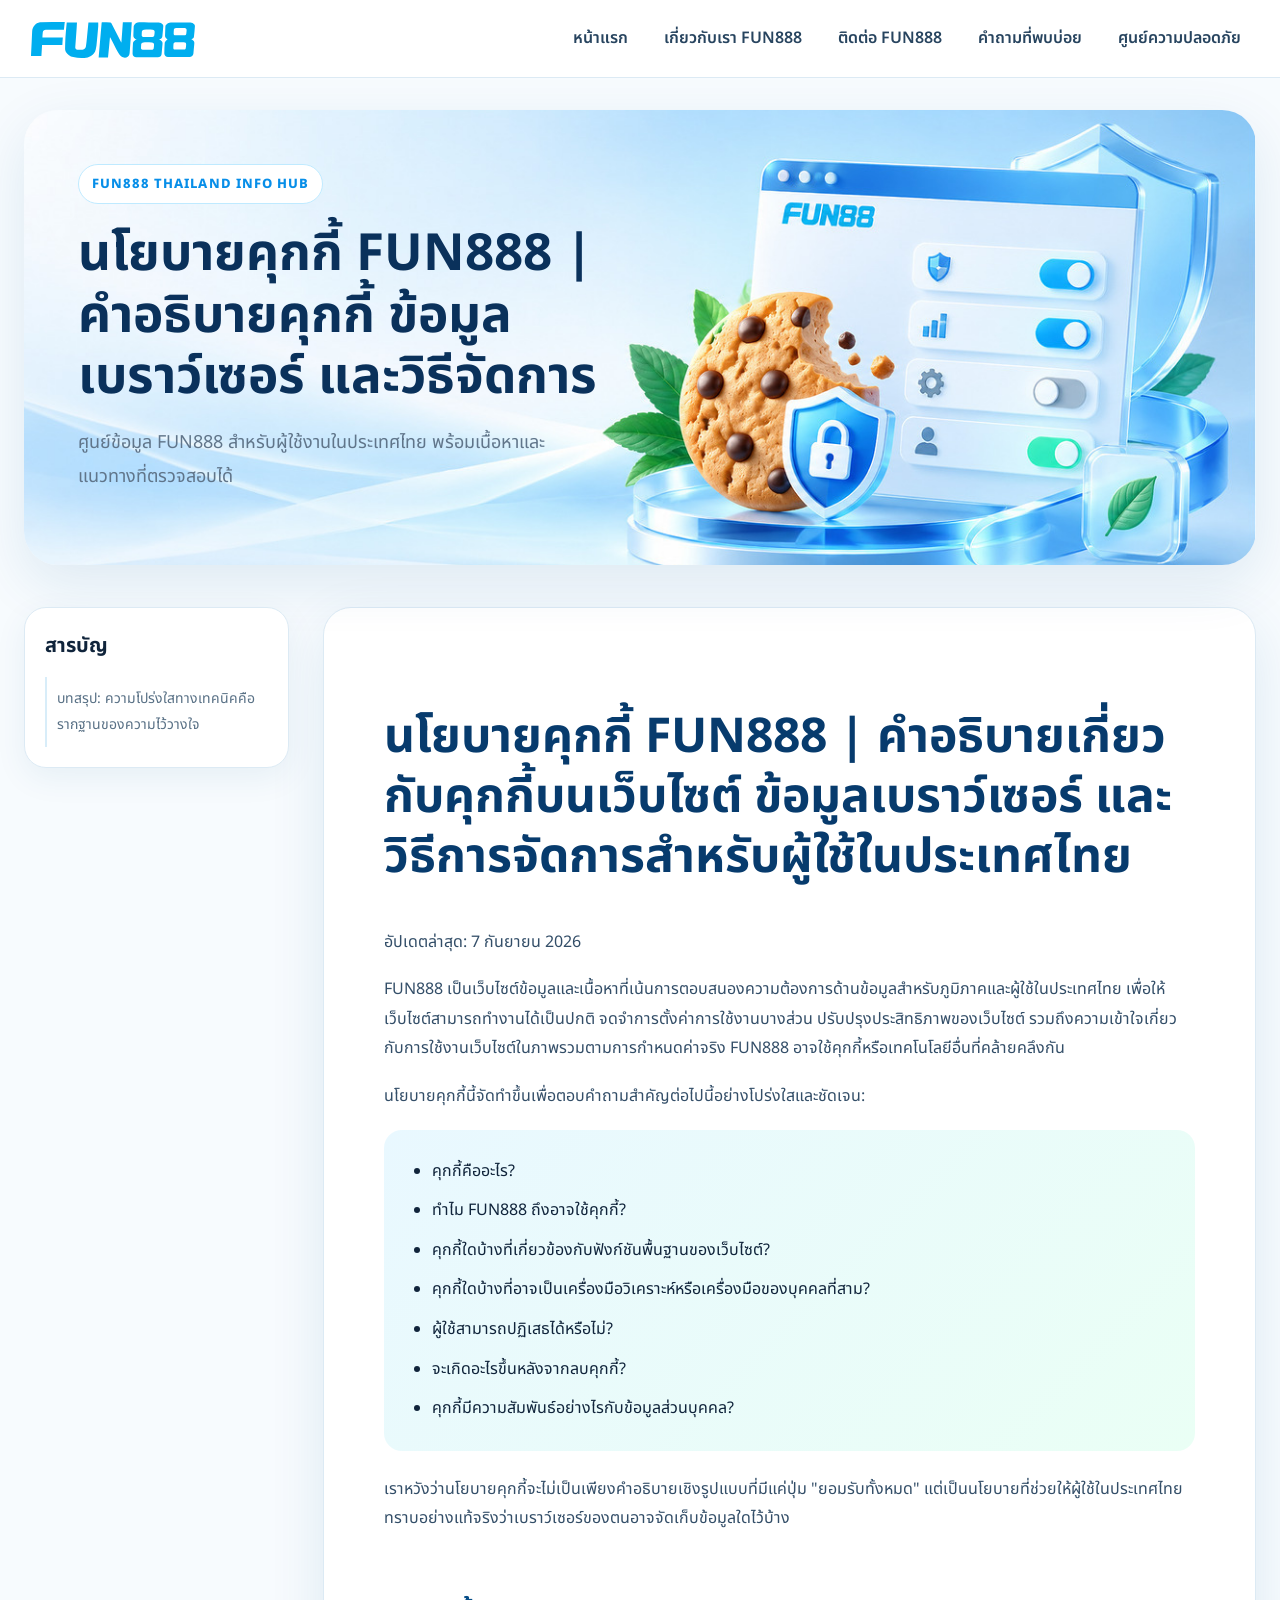
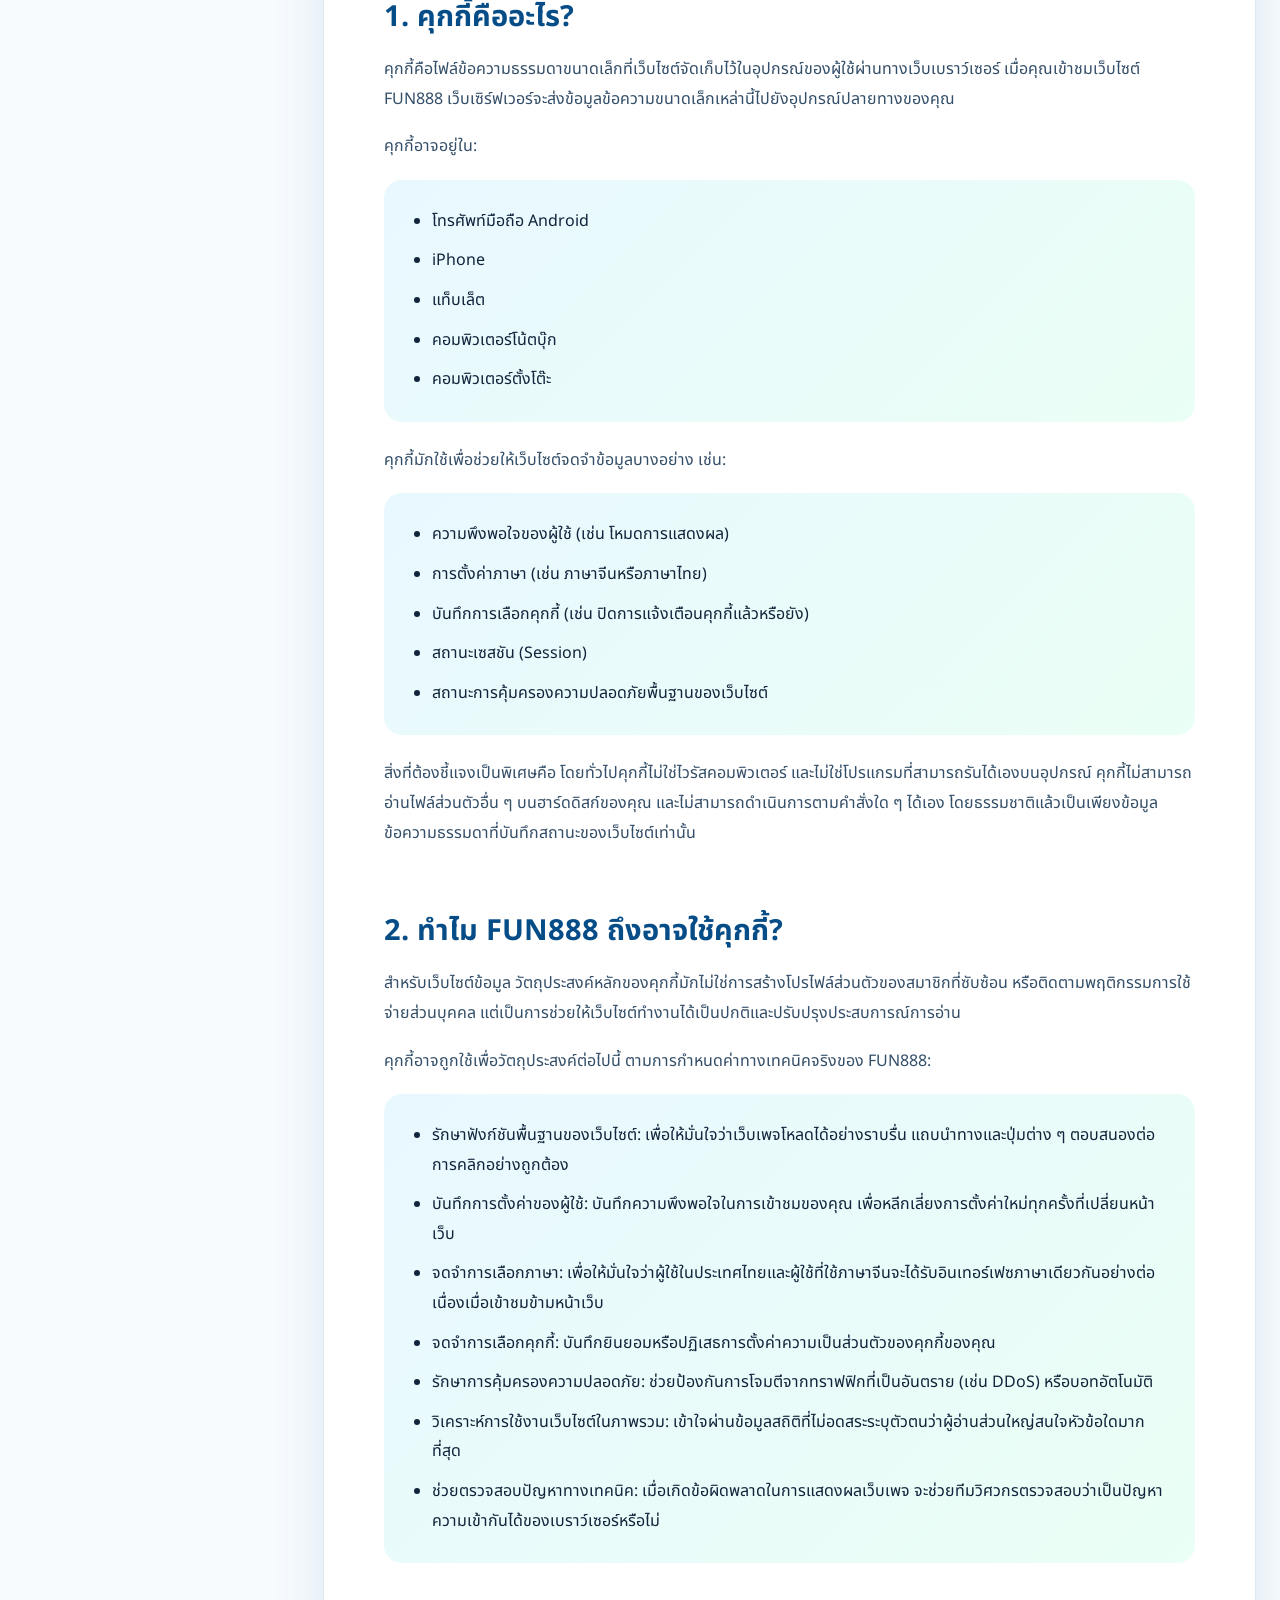
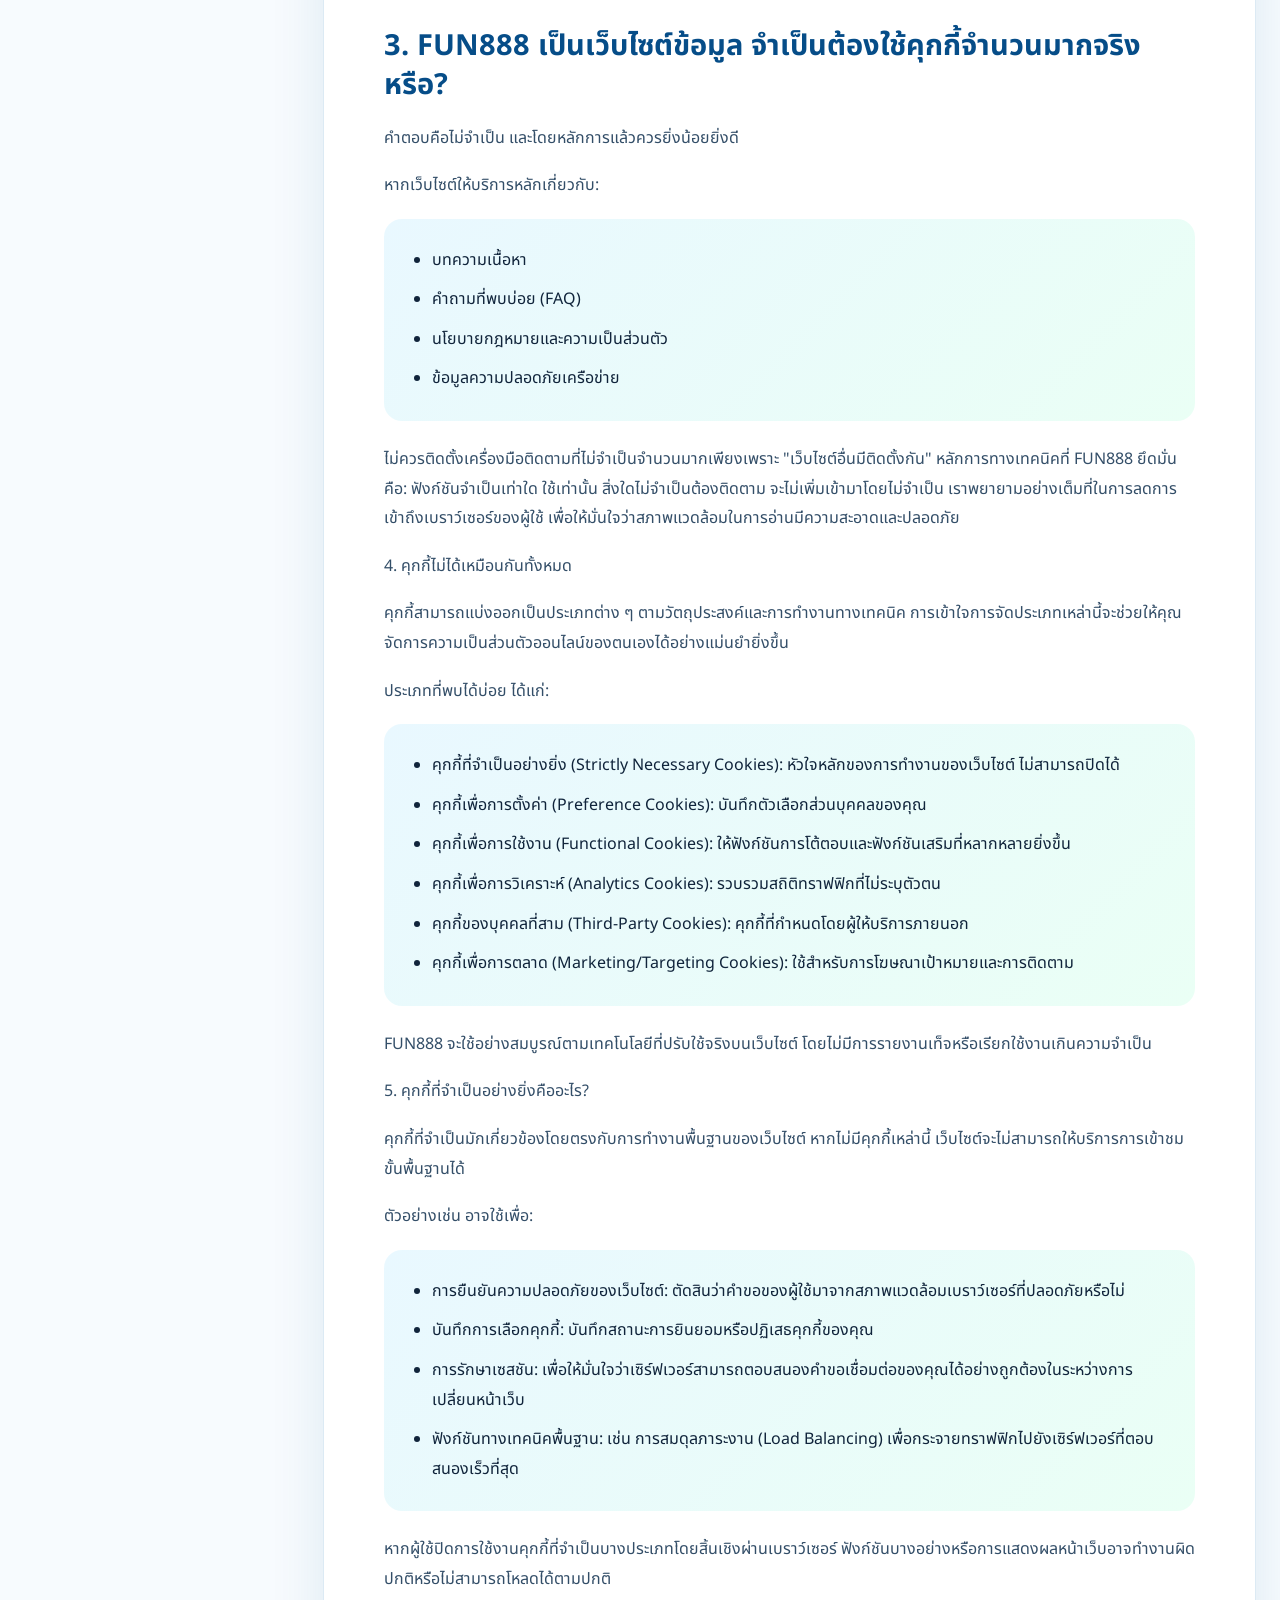
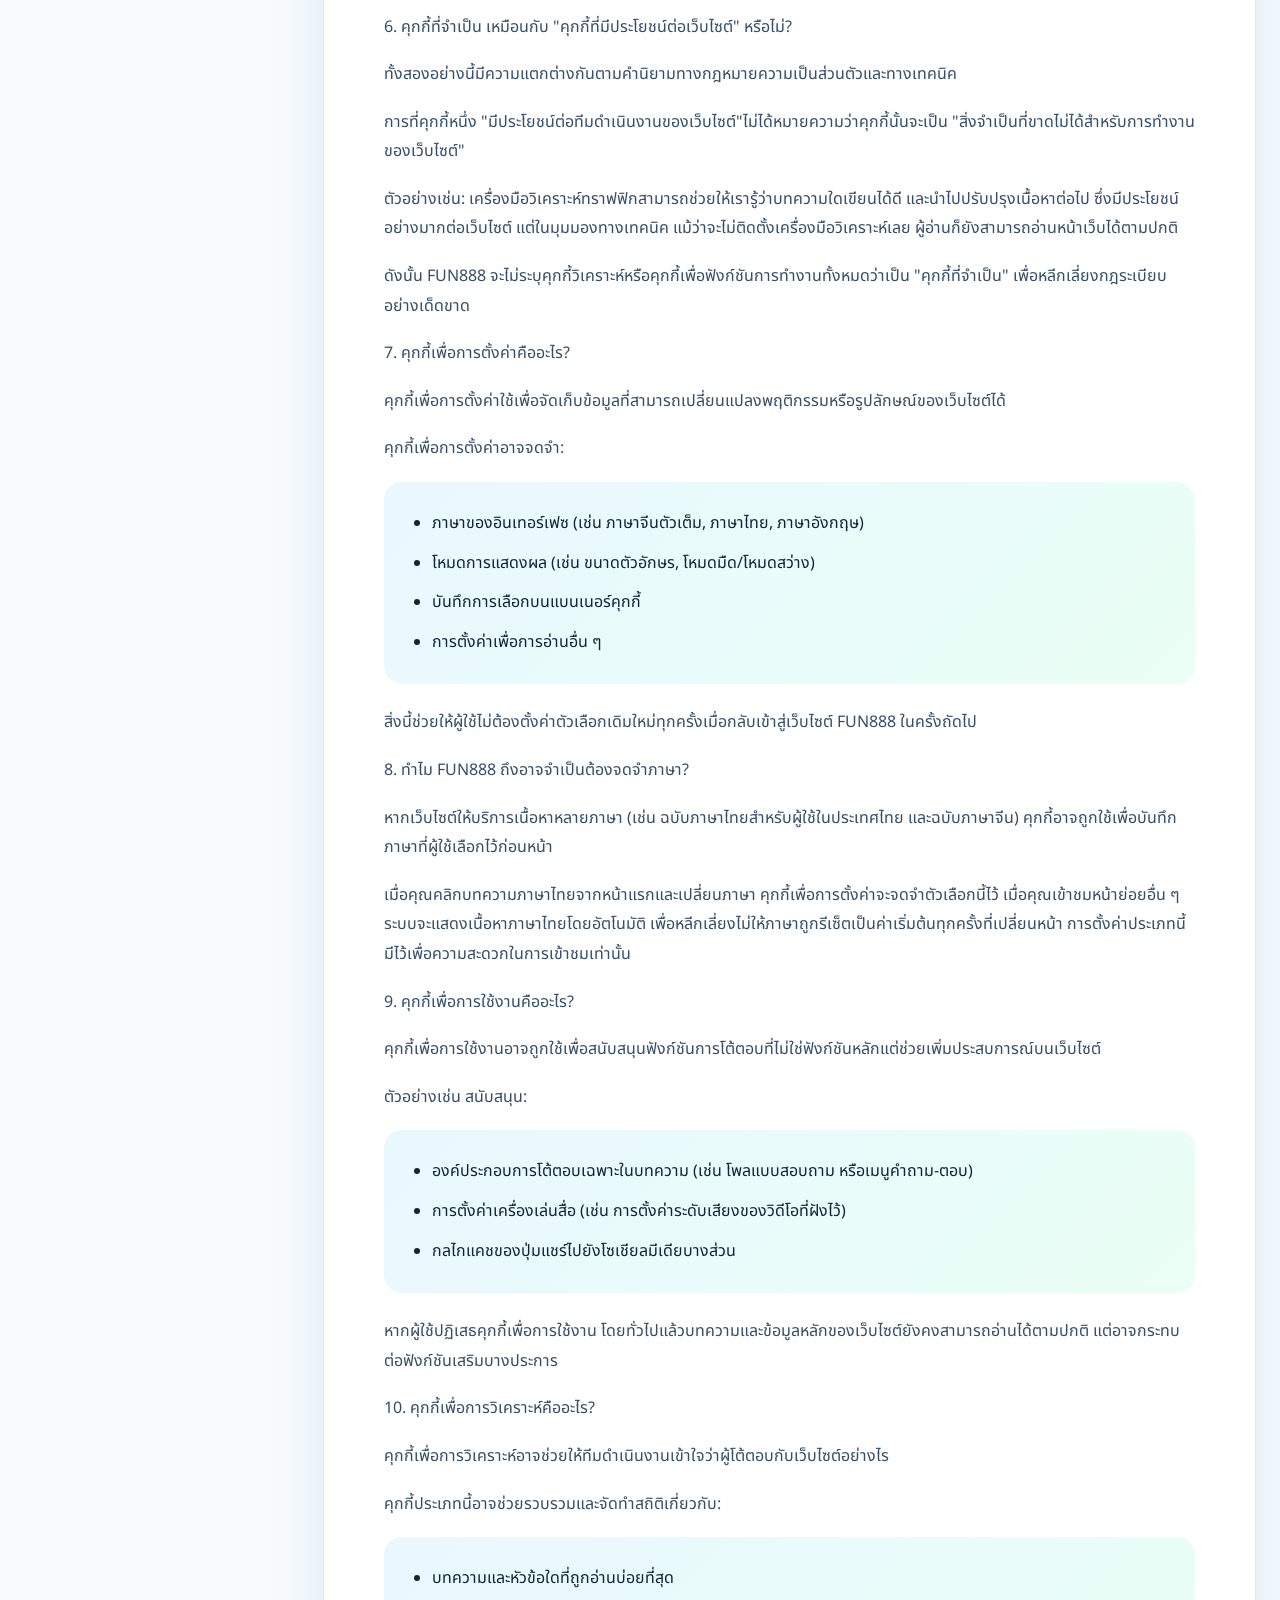
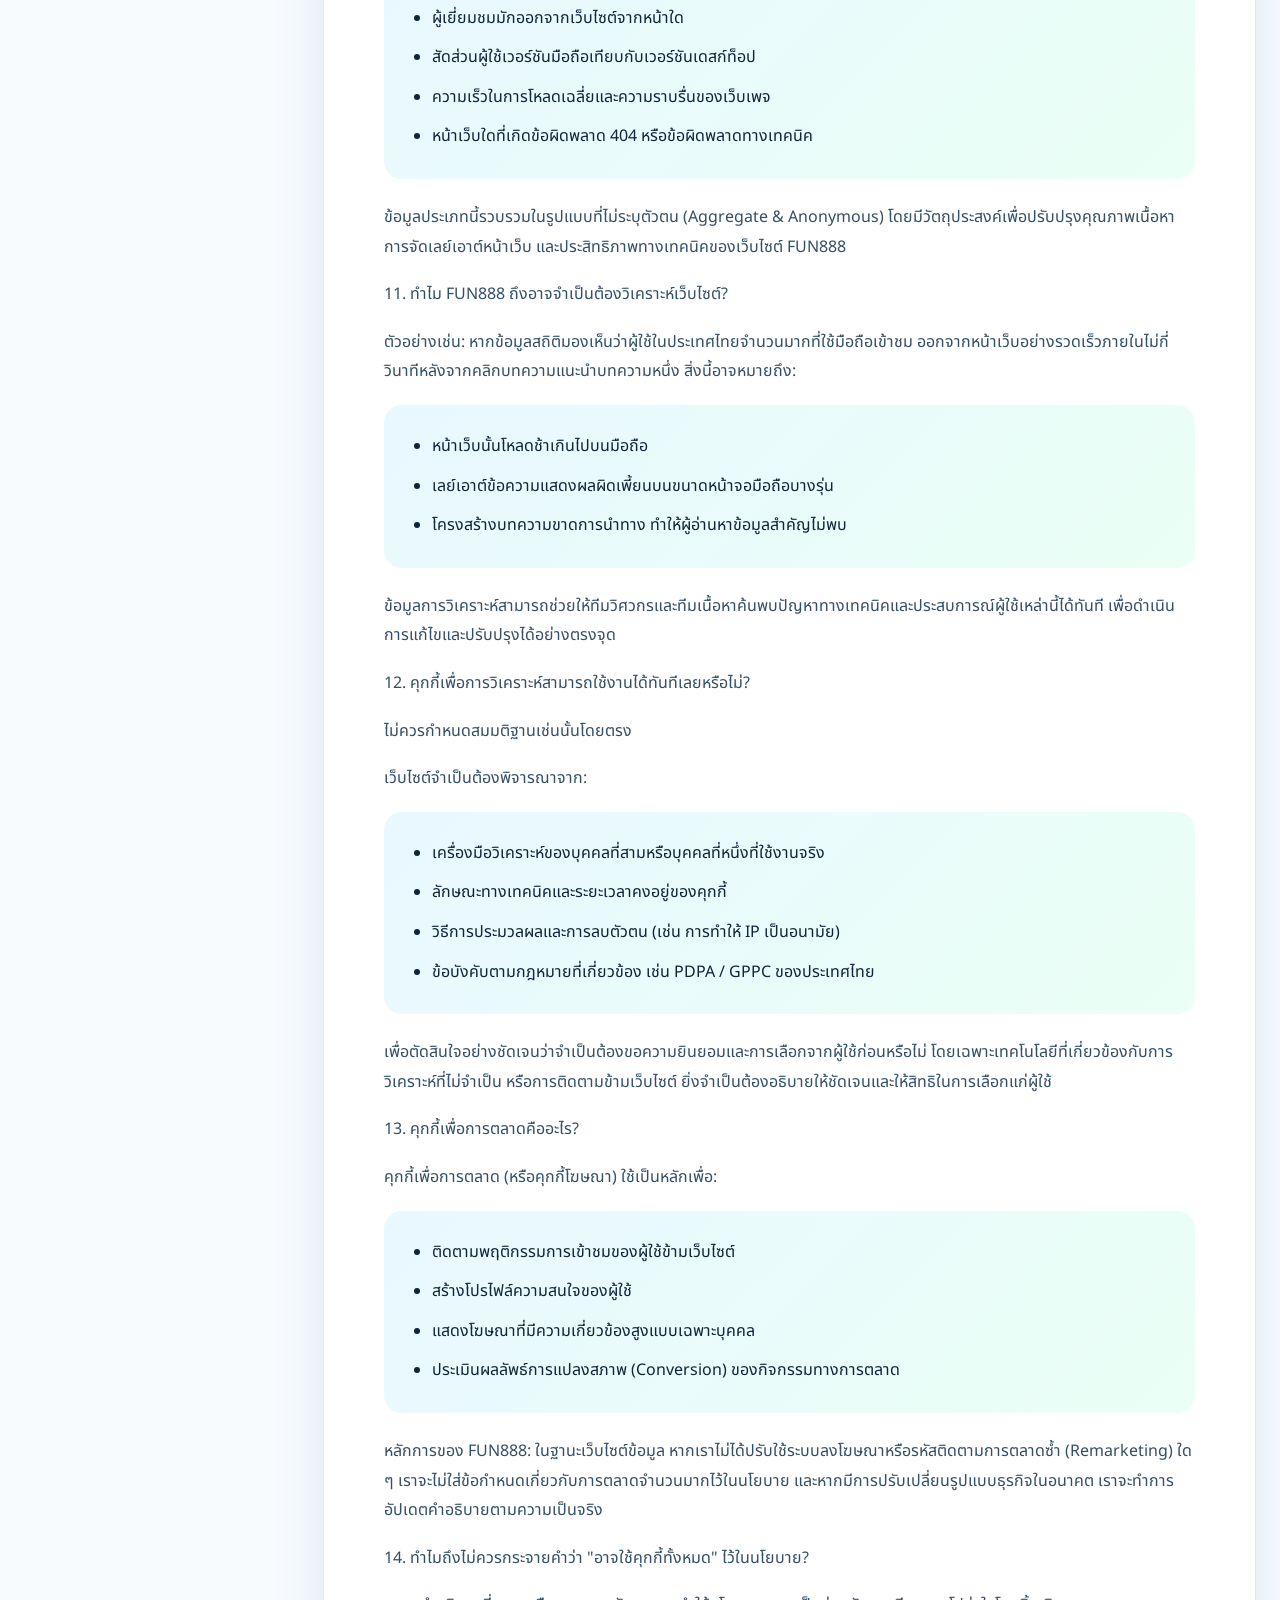
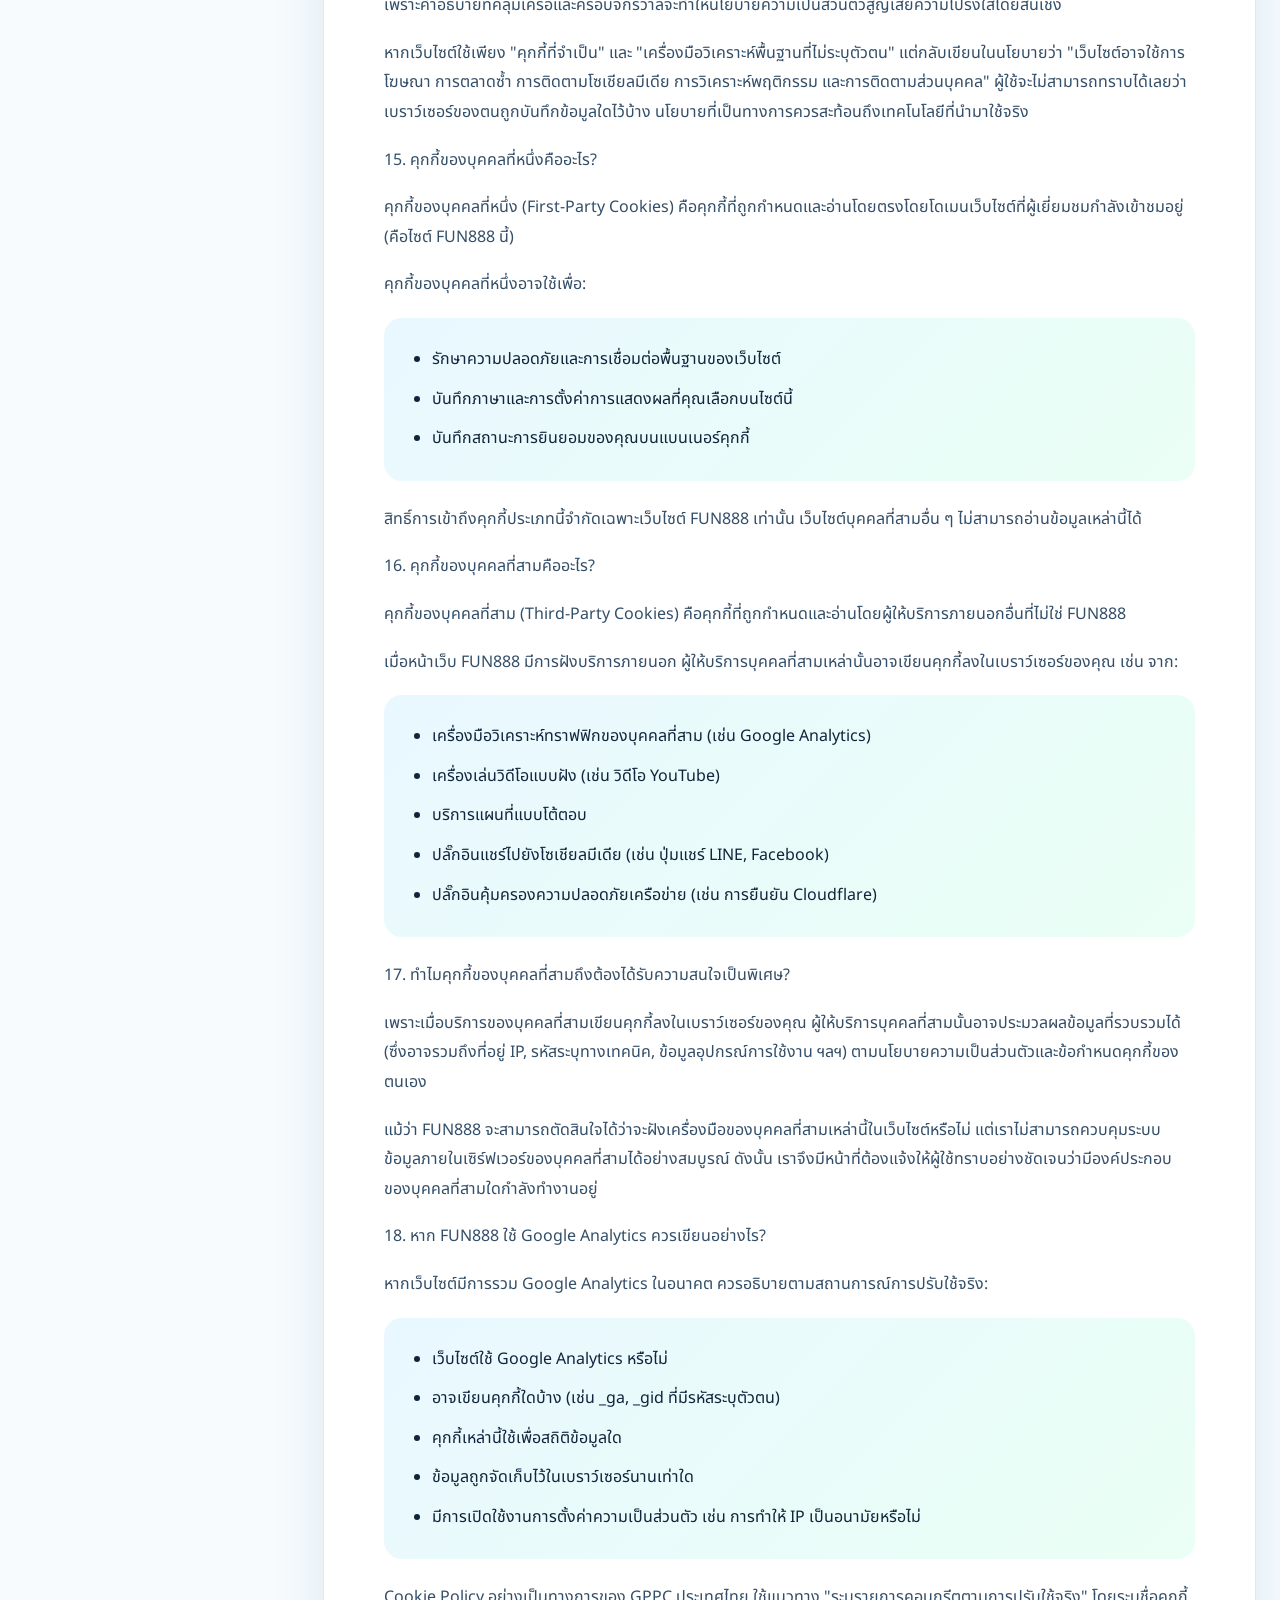
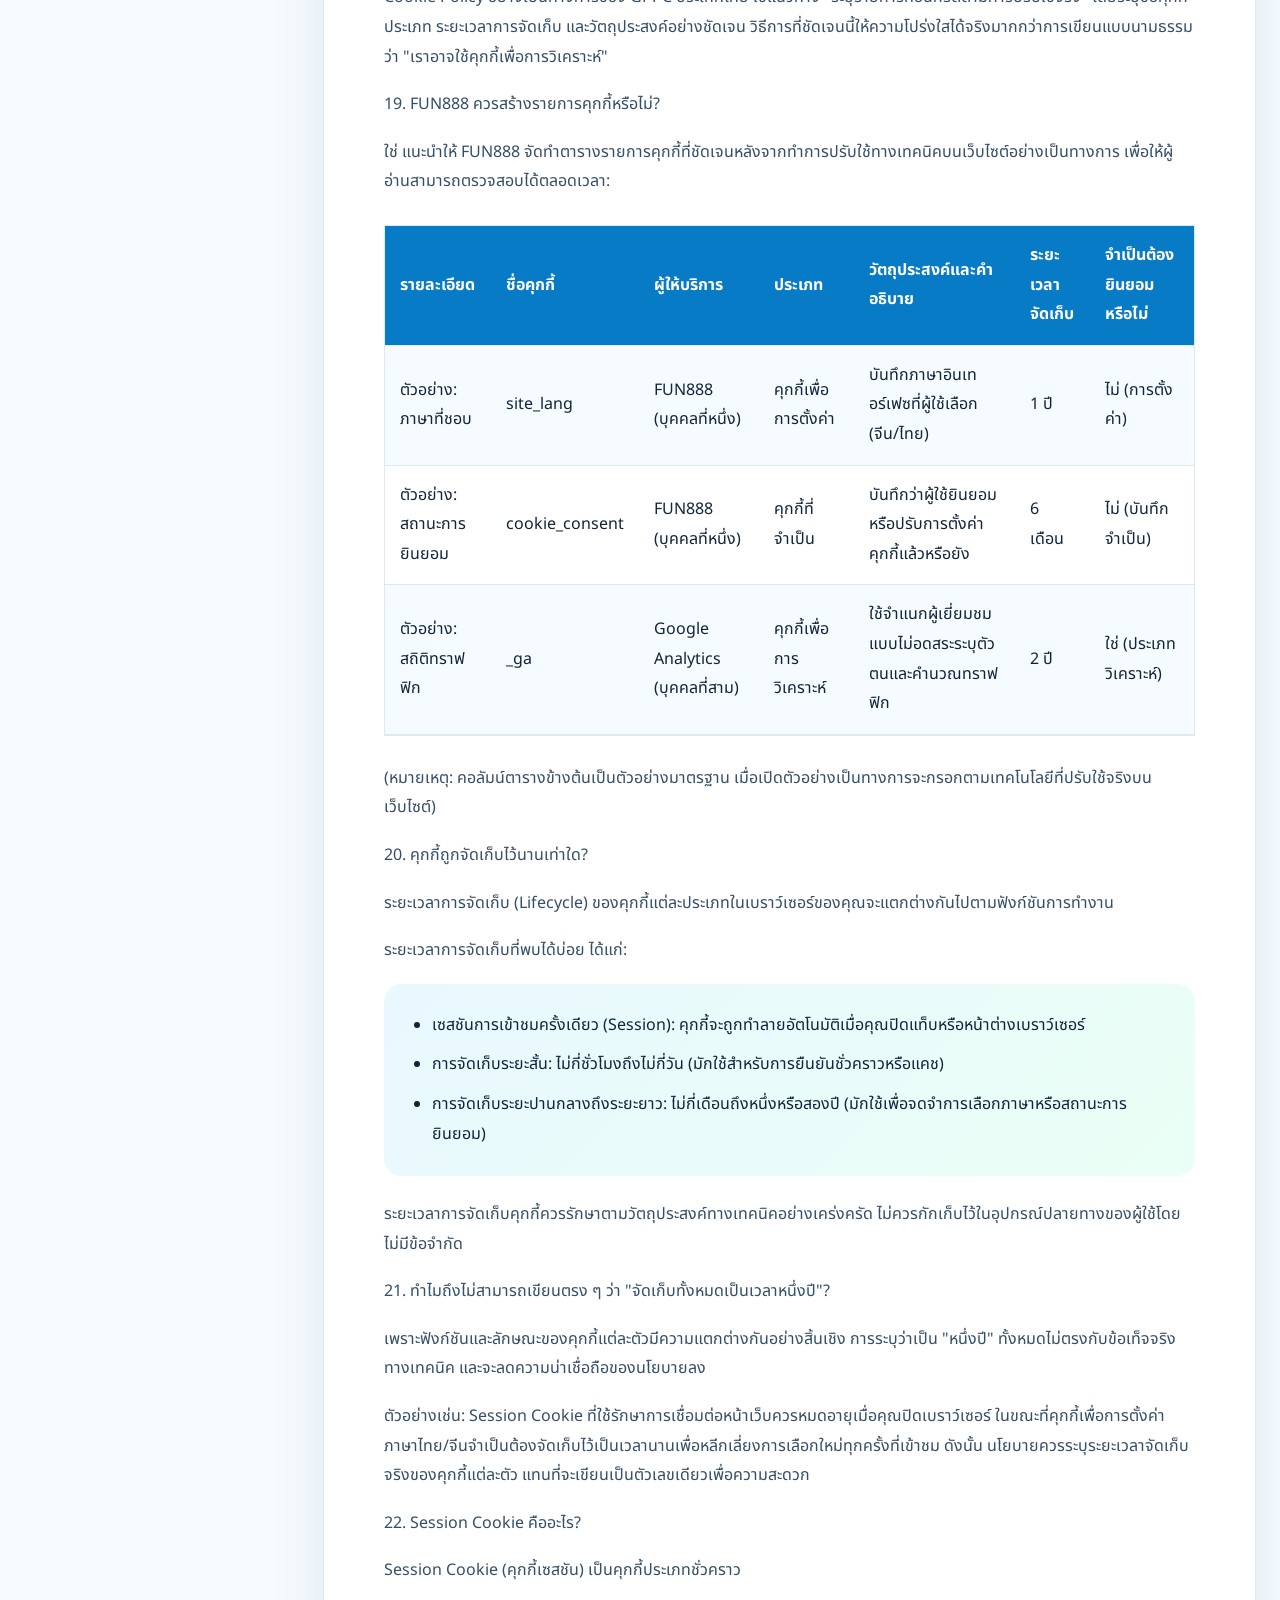
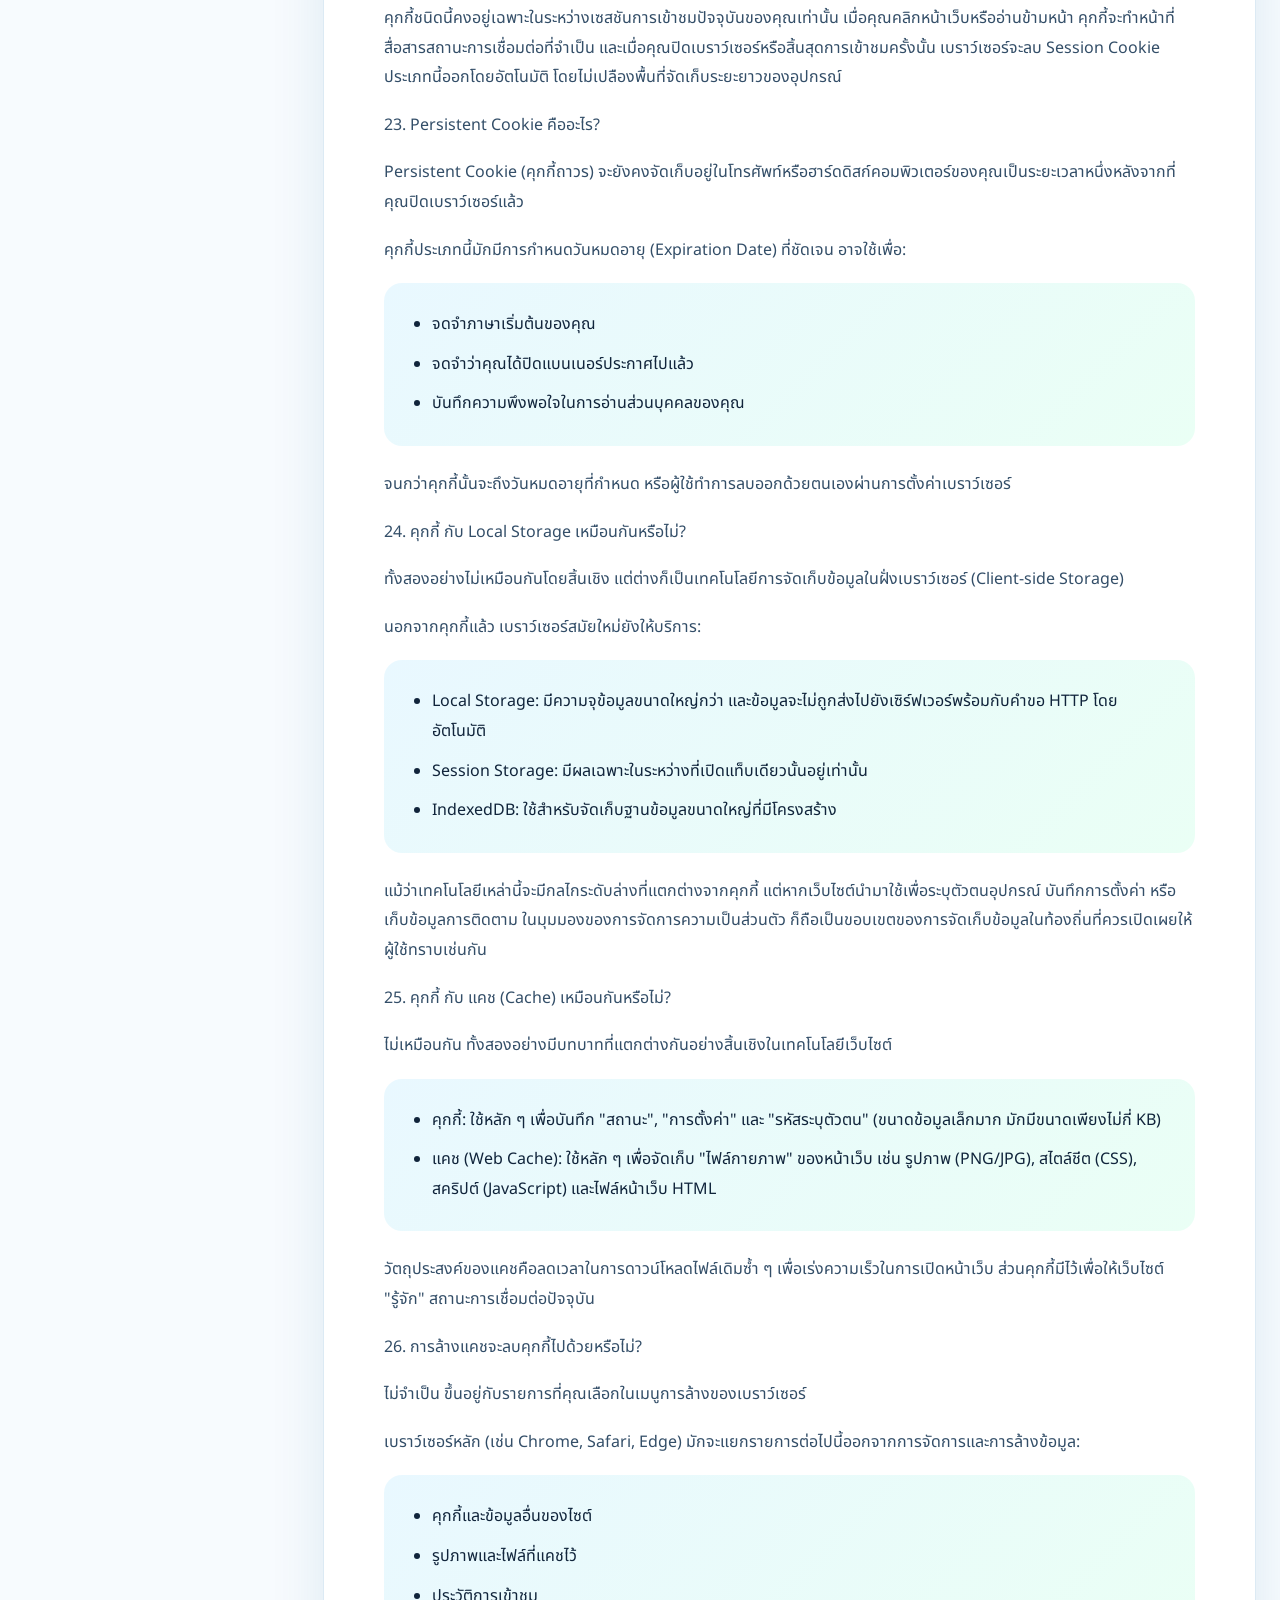
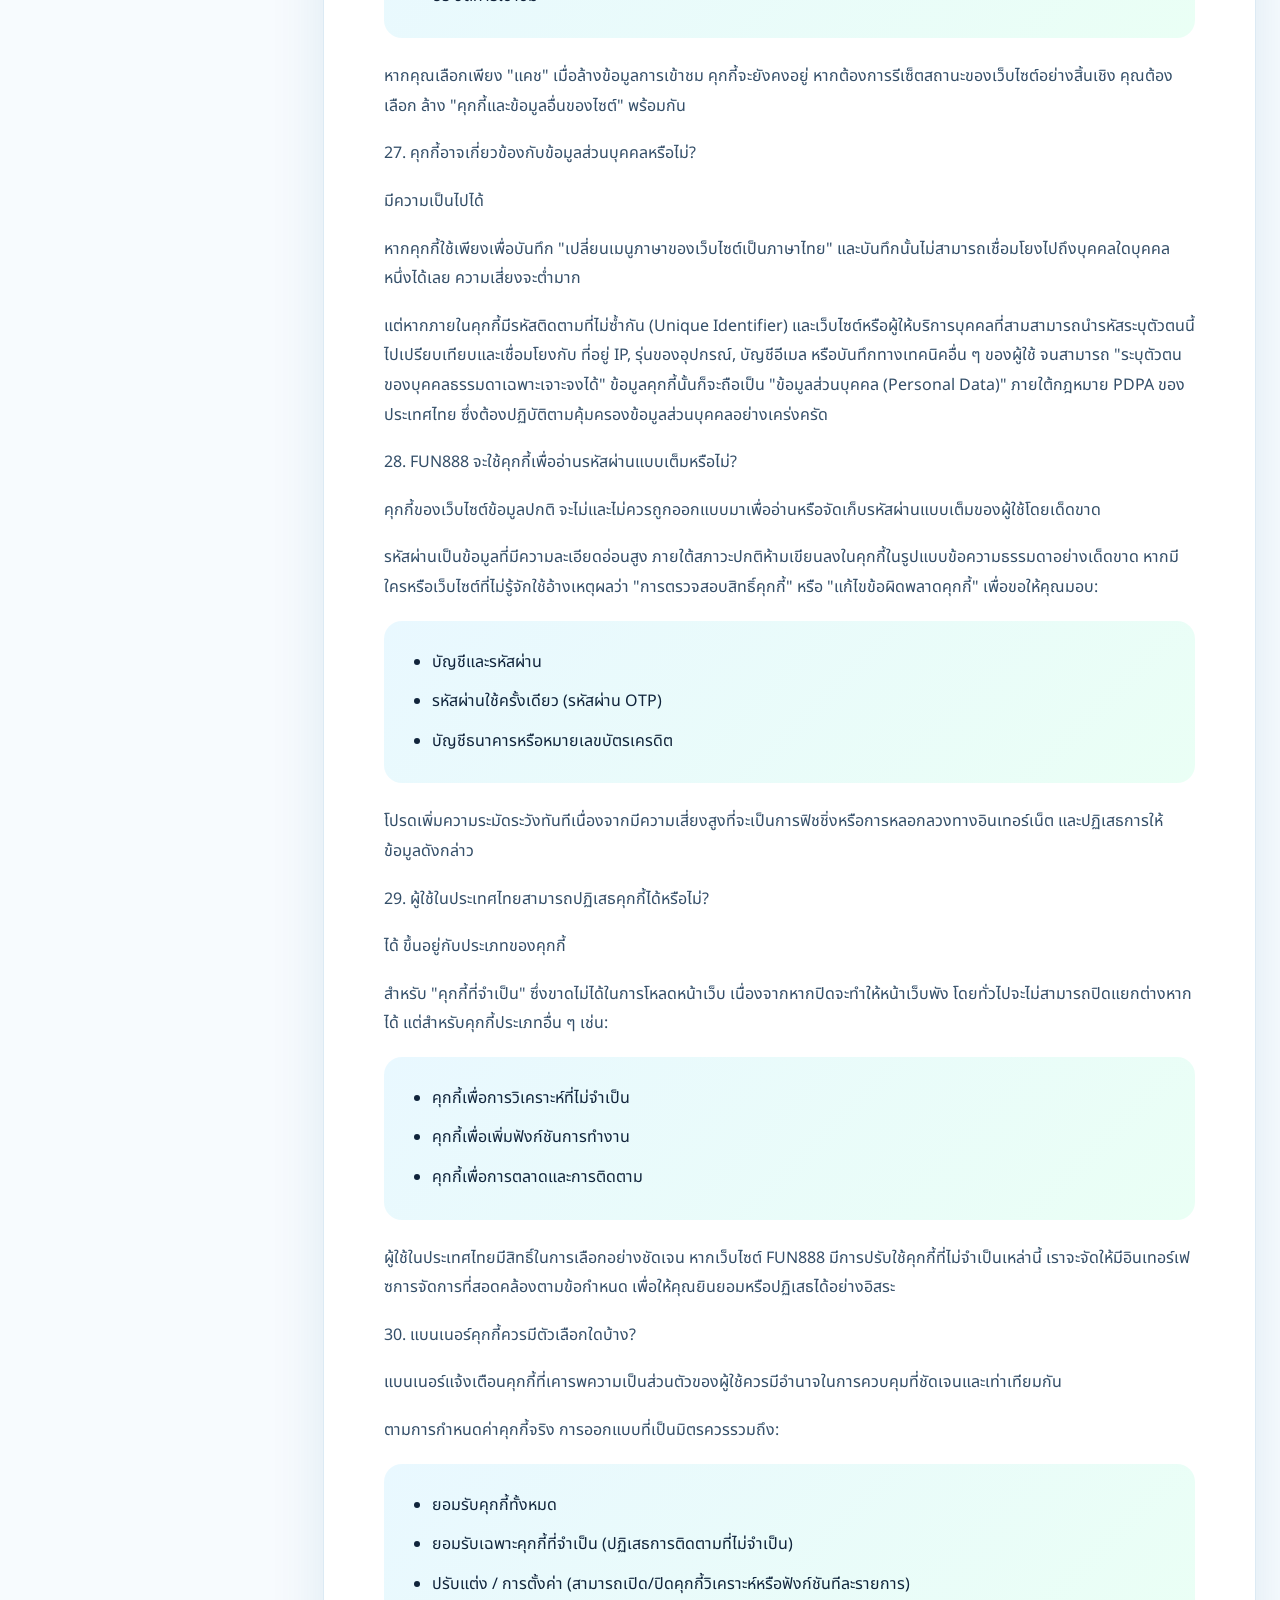
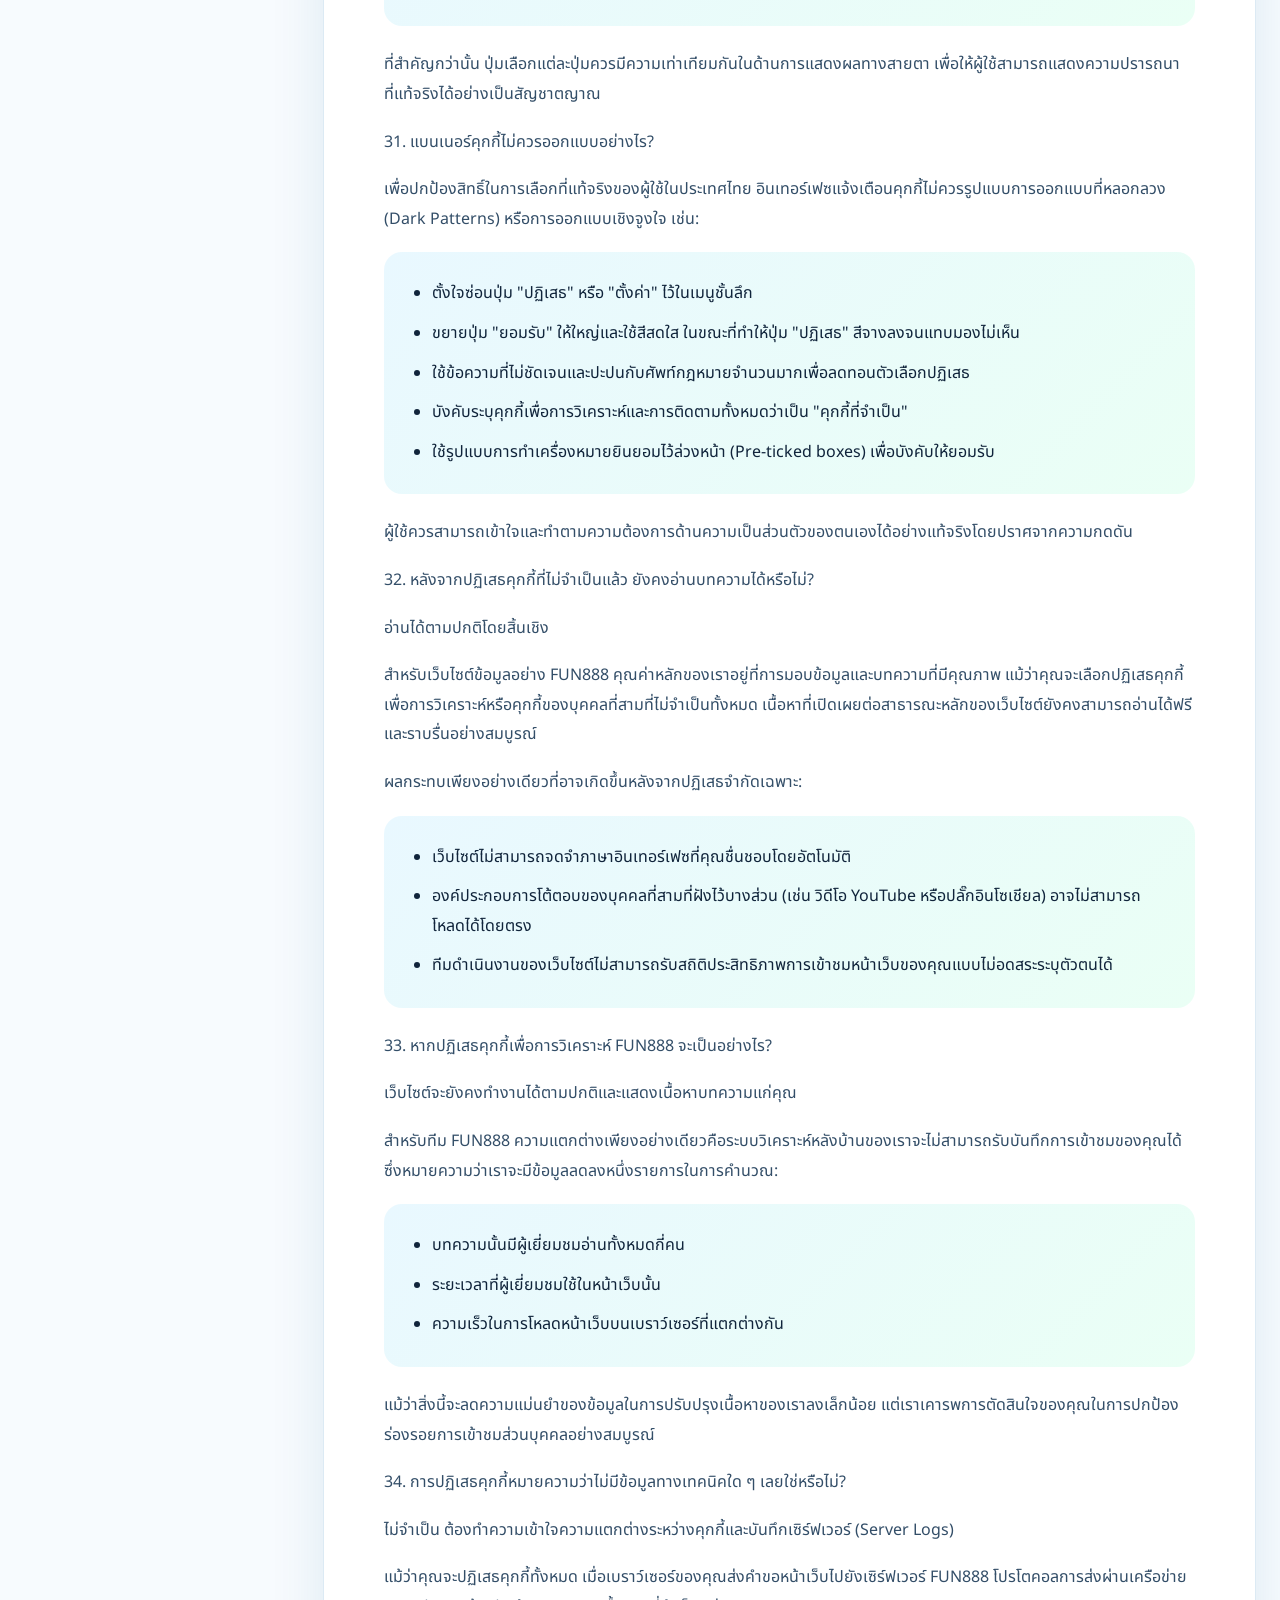
<file: cookie/index.html>
<!doctype html>
<html lang="th">

<head>
    <meta charset="utf-8">
    <meta name="viewport" content="width=device-width,initial-scale=1">
    <title>นโยบายคุกกี้ FUN888 | คำอธิบายคุกกี้ ข้อมูลเบราว์เซอร์ และวิธีจัดการ</title>
    <meta name="description" content="ศูนย์ข้อมูล FUN888 สำหรับผู้ใช้งานในประเทศไทย พร้อมเนื้อหาและแนวทางที่ตรวจสอบได้">
    <link rel="canonical" href="https://fun888thcom.github.io/cookie/">
    <meta property="og:type" content="website">
    <meta property="og:locale" content="th_TH">
    <meta property="og:title" content="นโยบายคุกกี้ FUN888 | คำอธิบายคุกกี้ ข้อมูลเบราว์เซอร์ และวิธีจัดการ">
    <meta property="og:description"
        content="ศูนย์ข้อมูล FUN888 สำหรับผู้ใช้งานในประเทศไทย พร้อมเนื้อหาและแนวทางที่ตรวจสอบได้">
    <meta property="og:url" content="https://fun888thcom.github.io/cookie/">
    <meta property="og:image" content="https://fun888thcom.github.io/cookie/assets/images/hero-8.jpg">
    <meta name="robots" content="index,follow">
    <link rel="icon" href="../assets/images/favicon.svg">
    <link rel="stylesheet" href="../assets/css/style.css">
    <script
        type="application/ld+json">{"@context":"https://schema.org","@type":"WebPage","name":"นโยบายคุกกี้ FUN888 | คำอธิบายคุกกี้ ข้อมูลเบราว์เซอร์ และวิธีจัดการ","description":"ศูนย์ข้อมูล FUN888 สำหรับผู้ใช้งานในประเทศไทย พร้อมเนื้อหาและแนวทางที่ตรวจสอบได้","url":"https://fun888thcom.github.io/cookie/","inLanguage":"th"}</script>
</head>

<body>
    <header>
        <div class="topbar"><a class="brand" href="../"><img src="../assets/images/logo.svg" alt="FUN888"></a><button
                class="menu" aria-label="เปิดเมนู" aria-expanded="false">☰</button>
            <nav><a href="../">หน้าแรก</a><a href="../about-us/">เกี่ยวกับเรา FUN888</a><a href="../contact-us/">ติดต่อ
                    FUN888</a><a href="../faq/">คำถามที่พบบ่อย</a><a href="../safety-center/">ศูนย์ความปลอดภัย</a></nav>
        </div>
    </header>
    <main>
        <section class="hero" style="background-image:url(../assets/images/hero-8.jpg)">
            <div class="hero-copy"><span class="eyebrow">FUN888 THAILAND INFO HUB</span>
                <h1>นโยบายคุกกี้ FUN888 | คำอธิบายคุกกี้ ข้อมูลเบราว์เซอร์ และวิธีจัดการ</h1>
                <p>ศูนย์ข้อมูล FUN888 สำหรับผู้ใช้งานในประเทศไทย พร้อมเนื้อหาและแนวทางที่ตรวจสอบได้</p>
            </div> 
        </section>
        <div class="layout">
            <aside><strong>สารบัญ</strong>
                <div class="toc"><a href="#section-1">บทสรุป: ความโปร่งใสทางเทคนิคคือรากฐานของความไว้วางใจ</a></div>
            </aside>
            <article>
                <h1 id="section-1">นโยบายคุกกี้ FUN888 | คำอธิบายเกี่ยวกับคุกกี้บนเว็บไซต์ ข้อมูลเบราว์เซอร์
                    และวิธีการจัดการสำหรับผู้ใช้ในประเทศไทย</h1>
                <p>อัปเดตล่าสุด: 7 กันยายน 2026</p>
                <p>FUN888
                    เป็นเว็บไซต์ข้อมูลและเนื้อหาที่เน้นการตอบสนองความต้องการด้านข้อมูลสำหรับภูมิภาคและผู้ใช้ในประเทศไทย
                    เพื่อให้เว็บไซต์สามารถทำงานได้เป็นปกติ จดจำการตั้งค่าการใช้งานบางส่วน ปรับปรุงประสิทธิภาพของเว็บไซต์
                    รวมถึงความเข้าใจเกี่ยวกับการใช้งานเว็บไซต์ในภาพรวมตามการกำหนดค่าจริง FUN888
                    อาจใช้คุกกี้หรือเทคโนโลยีอื่นที่คล้ายคลึงกัน</p>
                <p>นโยบายคุกกี้นี้จัดทำขึ้นเพื่อตอบคำถามสำคัญต่อไปนี้อย่างโปร่งใสและชัดเจน:</p>
                <ul>
                    <li>คุกกี้คืออะไร?</li>
                    <li>ทำไม FUN888 ถึงอาจใช้คุกกี้?</li>
                    <li>คุกกี้ใดบ้างที่เกี่ยวข้องกับฟังก์ชันพื้นฐานของเว็บไซต์?</li>
                    <li>คุกกี้ใดบ้างที่อาจเป็นเครื่องมือวิเคราะห์หรือเครื่องมือของบุคคลที่สาม?</li>
                    <li>ผู้ใช้สามารถปฏิเสธได้หรือไม่?</li>
                    <li>จะเกิดอะไรขึ้นหลังจากลบคุกกี้?</li>
                    <li>คุกกี้มีความสัมพันธ์อย่างไรกับข้อมูลส่วนบุคคล?</li>
                </ul>
                <p>เราหวังว่านโยบายคุกกี้จะไม่เป็นเพียงคำอธิบายเชิงรูปแบบที่มีแค่ปุ่ม &quot;ยอมรับทั้งหมด&quot;
                    แต่เป็นนโยบายที่ช่วยให้ผู้ใช้ในประเทศไทยทราบอย่างแท้จริงว่าเบราว์เซอร์ของตนอาจจัดเก็บข้อมูลใดไว้บ้าง
                </p>
                <h2>1. คุกกี้คืออะไร?</h2>
                <p>คุกกี้คือไฟล์ข้อความธรรมดาขนาดเล็กที่เว็บไซต์จัดเก็บไว้ในอุปกรณ์ของผู้ใช้ผ่านทางเว็บเบราว์เซอร์
                    เมื่อคุณเข้าชมเว็บไซต์ FUN888
                    เว็บเซิร์ฟเวอร์จะส่งข้อมูลข้อความขนาดเล็กเหล่านี้ไปยังอุปกรณ์ปลายทางของคุณ</p>
                <p>คุกกี้อาจอยู่ใน:</p>
                <ul>
                    <li>โทรศัพท์มือถือ Android</li>
                    <li>iPhone</li>
                    <li>แท็บเล็ต</li>
                    <li>คอมพิวเตอร์โน้ตบุ๊ก</li>
                    <li>คอมพิวเตอร์ตั้งโต๊ะ</li>
                </ul>
                <p>คุกกี้มักใช้เพื่อช่วยให้เว็บไซต์จดจำข้อมูลบางอย่าง เช่น:</p>
                <ul>
                    <li>ความพึงพอใจของผู้ใช้ (เช่น โหมดการแสดงผล)</li>
                    <li>การตั้งค่าภาษา (เช่น ภาษาจีนหรือภาษาไทย)</li>
                    <li>บันทึกการเลือกคุกกี้ (เช่น ปิดการแจ้งเตือนคุกกี้แล้วหรือยัง)</li>
                    <li>สถานะเซสชัน (Session)</li>
                    <li>สถานะการคุ้มครองความปลอดภัยพื้นฐานของเว็บไซต์</li>
                </ul>
                <p>สิ่งที่ต้องชี้แจงเป็นพิเศษคือ โดยทั่วไปคุกกี้ไม่ใช่ไวรัสคอมพิวเตอร์
                    และไม่ใช่โปรแกรมที่สามารถรันได้เองบนอุปกรณ์ คุกกี้ไม่สามารถอ่านไฟล์ส่วนตัวอื่น ๆ บนฮาร์ดดิสก์ของคุณ
                    และไม่สามารถดำเนินการตามคำสั่งใด ๆ ได้เอง
                    โดยธรรมชาติแล้วเป็นเพียงข้อมูลข้อความธรรมดาที่บันทึกสถานะของเว็บไซต์เท่านั้น</p>
                <h2>2. ทำไม FUN888 ถึงอาจใช้คุกกี้?</h2>
                <p>สำหรับเว็บไซต์ข้อมูล วัตถุประสงค์หลักของคุกกี้มักไม่ใช่การสร้างโปรไฟล์ส่วนตัวของสมาชิกที่ซับซ้อน
                    หรือติดตามพฤติกรรมการใช้จ่ายส่วนบุคคล
                    แต่เป็นการช่วยให้เว็บไซต์ทำงานได้เป็นปกติและปรับปรุงประสบการณ์การอ่าน</p>
                <p>คุกกี้อาจถูกใช้เพื่อวัตถุประสงค์ต่อไปนี้ ตามการกำหนดค่าทางเทคนิคจริงของ FUN888:</p>
                <ul>
                    <li>รักษาฟังก์ชันพื้นฐานของเว็บไซต์: เพื่อให้มั่นใจว่าเว็บเพจโหลดได้อย่างราบรื่น แถบนำทางและปุ่มต่าง
                        ๆ ตอบสนองต่อการคลิกอย่างถูกต้อง</li>
                    <li>บันทึกการตั้งค่าของผู้ใช้: บันทึกความพึงพอใจในการเข้าชมของคุณ
                        เพื่อหลีกเลี่ยงการตั้งค่าใหม่ทุกครั้งที่เปลี่ยนหน้าเว็บ</li>
                    <li>จดจำการเลือกภาษา:
                        เพื่อให้มั่นใจว่าผู้ใช้ในประเทศไทยและผู้ใช้ที่ใช้ภาษาจีนจะได้รับอินเทอร์เฟซภาษาเดียวกันอย่างต่อเนื่องเมื่อเข้าชมข้ามหน้าเว็บ
                    </li>
                    <li>จดจำการเลือกคุกกี้: บันทึกยินยอมหรือปฏิเสธการตั้งค่าความเป็นส่วนตัวของคุกกี้ของคุณ</li>
                    <li>รักษาการคุ้มครองความปลอดภัย: ช่วยป้องกันการโจมตีจากทราฟฟิกที่เป็นอันตราย (เช่น DDoS)
                        หรือบอทอัตโนมัติ</li>
                    <li>วิเคราะห์การใช้งานเว็บไซต์ในภาพรวม:
                        เข้าใจผ่านข้อมูลสถิติที่ไม่อดสระระบุตัวตนว่าผู้อ่านส่วนใหญ่สนใจหัวข้อใดมากที่สุด</li>
                    <li>ช่วยตรวจสอบปัญหาทางเทคนิค: เมื่อเกิดข้อผิดพลาดในการแสดงผลเว็บเพจ
                        จะช่วยทีมวิศวกรตรวจสอบว่าเป็นปัญหาความเข้ากันได้ของเบราว์เซอร์หรือไม่</li>
                </ul>
                <h2>3. FUN888 เป็นเว็บไซต์ข้อมูล จำเป็นต้องใช้คุกกี้จำนวนมากจริงหรือ?</h2>
                <p>คำตอบคือไม่จำเป็น และโดยหลักการแล้วควรยิ่งน้อยยิ่งดี</p>
                <p>หากเว็บไซต์ให้บริการหลักเกี่ยวกับ:</p>
                <ul>
                    <li>บทความเนื้อหา</li>
                    <li>คำถามที่พบบ่อย (FAQ)</li>
                    <li>นโยบายกฎหมายและความเป็นส่วนตัว</li>
                    <li>ข้อมูลความปลอดภัยเครือข่าย</li>
                </ul>
                <p>ไม่ควรติดตั้งเครื่องมือติดตามที่ไม่จำเป็นจำนวนมากเพียงเพราะ &quot;เว็บไซต์อื่นมีติดตั้งกัน&quot;
                    หลักการทางเทคนิคที่ FUN888 ยึดมั่นคือ: ฟังก์ชันจำเป็นเท่าใด ใช้เท่านั้น สิ่งใดไม่จำเป็นต้องติดตาม
                    จะไม่เพิ่มเข้ามาโดยไม่จำเป็น เราพยายามอย่างเต็มที่ในการลดการเข้าถึงเบราว์เซอร์ของผู้ใช้
                    เพื่อให้มั่นใจว่าสภาพแวดล้อมในการอ่านมีความสะอาดและปลอดภัย</p>
                <p>4. คุกกี้ไม่ได้เหมือนกันทั้งหมด</p>
                <p>คุกกี้สามารถแบ่งออกเป็นประเภทต่าง ๆ ตามวัตถุประสงค์และการทำงานทางเทคนิค
                    การเข้าใจการจัดประเภทเหล่านี้จะช่วยให้คุณจัดการความเป็นส่วนตัวออนไลน์ของตนเองได้อย่างแม่นยำยิ่งขึ้น
                </p>
                <p>ประเภทที่พบได้บ่อย ได้แก่:</p>
                <ul>
                    <li>คุกกี้ที่จำเป็นอย่างยิ่ง (Strictly Necessary Cookies): หัวใจหลักของการทำงานของเว็บไซต์
                        ไม่สามารถปิดได้</li>
                    <li>คุกกี้เพื่อการตั้งค่า (Preference Cookies): บันทึกตัวเลือกส่วนบุคคลของคุณ</li>
                    <li>คุกกี้เพื่อการใช้งาน (Functional Cookies):
                        ให้ฟังก์ชันการโต้ตอบและฟังก์ชันเสริมที่หลากหลายยิ่งขึ้น</li>
                    <li>คุกกี้เพื่อการวิเคราะห์ (Analytics Cookies): รวบรวมสถิติทราฟฟิกที่ไม่ระบุตัวตน</li>
                    <li>คุกกี้ของบุคคลที่สาม (Third-Party Cookies): คุกกี้ที่กำหนดโดยผู้ให้บริการภายนอก</li>
                    <li>คุกกี้เพื่อการตลาด (Marketing/Targeting Cookies): ใช้สำหรับการโฆษณาเป้าหมายและการติดตาม</li>
                </ul>
                <p>FUN888 จะใช้อย่างสมบูรณ์ตามเทคโนโลยีที่ปรับใช้จริงบนเว็บไซต์
                    โดยไม่มีการรายงานเท็จหรือเรียกใช้งานเกินความจำเป็น</p>
                <p>5. คุกกี้ที่จำเป็นอย่างยิ่งคืออะไร?</p>
                <p>คุกกี้ที่จำเป็นมักเกี่ยวข้องโดยตรงกับการทำงานพื้นฐานของเว็บไซต์ หากไม่มีคุกกี้เหล่านี้
                    เว็บไซต์จะไม่สามารถให้บริการการเข้าชมขั้นพื้นฐานได้</p>
                <p>ตัวอย่างเช่น อาจใช้เพื่อ:</p>
                <ul>
                    <li>การยืนยันความปลอดภัยของเว็บไซต์:
                        ตัดสินว่าคำขอของผู้ใช้มาจากสภาพแวดล้อมเบราว์เซอร์ที่ปลอดภัยหรือไม่</li>
                    <li>บันทึกการเลือกคุกกี้: บันทึกสถานะการยินยอมหรือปฏิเสธคุกกี้ของคุณ</li>
                    <li>การรักษาเซสชัน:
                        เพื่อให้มั่นใจว่าเซิร์ฟเวอร์สามารถตอบสนองคำขอเชื่อมต่อของคุณได้อย่างถูกต้องในระหว่างการเปลี่ยนหน้าเว็บ
                    </li>
                    <li>ฟังก์ชันทางเทคนิคพื้นฐาน: เช่น การสมดุลภาระงาน (Load Balancing)
                        เพื่อกระจายทราฟฟิกไปยังเซิร์ฟเวอร์ที่ตอบสนองเร็วที่สุด</li>
                </ul>
                <p>หากผู้ใช้ปิดการใช้งานคุกกี้ที่จำเป็นบางประเภทโดยสิ้นเชิงผ่านเบราว์เซอร์
                    ฟังก์ชันบางอย่างหรือการแสดงผลหน้าเว็บอาจทำงานผิดปกติหรือไม่สามารถโหลดได้ตามปกติ</p>
                <p>6. คุกกี้ที่จำเป็น เหมือนกับ &quot;คุกกี้ที่มีประโยชน์ต่อเว็บไซต์&quot; หรือไม่?</p>
                <p>ทั้งสองอย่างนี้มีความแตกต่างกันตามคำนิยามทางกฎหมายความเป็นส่วนตัวและทางเทคนิค</p>
                <p>การที่คุกกี้หนึ่ง &quot;มีประโยชน์ต่อทีมดำเนินงานของเว็บไซต์&quot;ไม่ได้หมายความว่าคุกกี้นั้นจะเป็น
                    &quot;สิ่งจำเป็นที่ขาดไม่ได้สำหรับการทำงานของเว็บไซต์&quot;</p>
                <p>ตัวอย่างเช่น: เครื่องมือวิเคราะห์ทราฟฟิกสามารถช่วยให้เรารู้ว่าบทความใดเขียนได้ดี
                    และนำไปปรับปรุงเนื้อหาต่อไป ซึ่งมีประโยชน์อย่างมากต่อเว็บไซต์ แต่ในมุมมองทางเทคนิค
                    แม้ว่าจะไม่ติดตั้งเครื่องมือวิเคราะห์เลย ผู้อ่านก็ยังสามารถอ่านหน้าเว็บได้ตามปกติ</p>
                <p>ดังนั้น FUN888 จะไม่ระบุคุกกี้วิเคราะห์หรือคุกกี้เพื่อฟังก์ชันการทำงานทั้งหมดว่าเป็น
                    &quot;คุกกี้ที่จำเป็น&quot; เพื่อหลีกเลี่ยงกฎระเบียบอย่างเด็ดขาด</p>
                <p>7. คุกกี้เพื่อการตั้งค่าคืออะไร?</p>
                <p>คุกกี้เพื่อการตั้งค่าใช้เพื่อจัดเก็บข้อมูลที่สามารถเปลี่ยนแปลงพฤติกรรมหรือรูปลักษณ์ของเว็บไซต์ได้</p>
                <p>คุกกี้เพื่อการตั้งค่าอาจจดจำ:</p>
                <ul>
                    <li>ภาษาของอินเทอร์เฟซ (เช่น ภาษาจีนตัวเต็ม, ภาษาไทย, ภาษาอังกฤษ)</li>
                    <li>โหมดการแสดงผล (เช่น ขนาดตัวอักษร, โหมดมืด/โหมดสว่าง)</li>
                    <li>บันทึกการเลือกบนแบนเนอร์คุกกี้</li>
                    <li>การตั้งค่าเพื่อการอ่านอื่น ๆ</li>
                </ul>
                <p>สิ่งนี้ช่วยให้ผู้ใช้ไม่ต้องตั้งค่าตัวเลือกเดิมใหม่ทุกครั้งเมื่อกลับเข้าสู่เว็บไซต์ FUN888
                    ในครั้งถัดไป</p>
                <p>8. ทำไม FUN888 ถึงอาจจำเป็นต้องจดจำภาษา?</p>
                <p>หากเว็บไซต์ให้บริการเนื้อหาหลายภาษา (เช่น ฉบับภาษาไทยสำหรับผู้ใช้ในประเทศไทย และฉบับภาษาจีน)
                    คุกกี้อาจถูกใช้เพื่อบันทึกภาษาที่ผู้ใช้เลือกไว้ก่อนหน้า</p>
                <p>เมื่อคุณคลิกบทความภาษาไทยจากหน้าแรกและเปลี่ยนภาษา คุกกี้เพื่อการตั้งค่าจะจดจำตัวเลือกนี้ไว้
                    เมื่อคุณเข้าชมหน้าย่อยอื่น ๆ ระบบจะแสดงเนื้อหาภาษาไทยโดยอัตโนมัติ
                    เพื่อหลีกเลี่ยงไม่ให้ภาษาถูกรีเซ็ตเป็นค่าเริ่มต้นทุกครั้งที่เปลี่ยนหน้า
                    การตั้งค่าประเภทนี้มีไว้เพื่อความสะดวกในการเข้าชมเท่านั้น</p>
                <p>9. คุกกี้เพื่อการใช้งานคืออะไร?</p>
                <p>คุกกี้เพื่อการใช้งานอาจถูกใช้เพื่อสนับสนุนฟังก์ชันการโต้ตอบที่ไม่ใช่ฟังก์ชันหลักแต่ช่วยเพิ่มประสบการณ์บนเว็บไซต์
                </p>
                <p>ตัวอย่างเช่น สนับสนุน:</p>
                <ul>
                    <li>องค์ประกอบการโต้ตอบเฉพาะในบทความ (เช่น โพลแบบสอบถาม หรือเมนูคำถาม-ตอบ)</li>
                    <li>การตั้งค่าเครื่องเล่นสื่อ (เช่น การตั้งค่าระดับเสียงของวิดีโอที่ฝังไว้)</li>
                    <li>กลไกแคชของปุ่มแชร์ไปยังโซเชียลมีเดียบางส่วน</li>
                </ul>
                <p>หากผู้ใช้ปฏิเสธคุกกี้เพื่อการใช้งาน
                    โดยทั่วไปแล้วบทความและข้อมูลหลักของเว็บไซต์ยังคงสามารถอ่านได้ตามปกติ
                    แต่อาจกระทบต่อฟังก์ชันเสริมบางประการ</p>
                <p>10. คุกกี้เพื่อการวิเคราะห์คืออะไร?</p>
                <p>คุกกี้เพื่อการวิเคราะห์อาจช่วยให้ทีมดำเนินงานเข้าใจว่าผู้โต้ตอบกับเว็บไซต์อย่างไร</p>
                <p>คุกกี้ประเภทนี้อาจช่วยรวบรวมและจัดทำสถิติเกี่ยวกับ:</p>
                <ul>
                    <li>บทความและหัวข้อใดที่ถูกอ่านบ่อยที่สุด</li>
                    <li>ผู้เยี่ยมชมมักออกจากเว็บไซต์จากหน้าใด</li>
                    <li>สัดส่วนผู้ใช้เวอร์ชันมือถือเทียบกับเวอร์ชันเดสก์ท็อป</li>
                    <li>ความเร็วในการโหลดเฉลี่ยและความราบรื่นของเว็บเพจ</li>
                    <li>หน้าเว็บใดที่เกิดข้อผิดพลาด 404 หรือข้อผิดพลาดทางเทคนิค</li>
                </ul>
                <p>ข้อมูลประเภทนี้รวบรวมในรูปแบบที่ไม่ระบุตัวตน (Aggregate &amp; Anonymous)
                    โดยมีวัตถุประสงค์เพื่อปรับปรุงคุณภาพเนื้อหา การจัดเลย์เอาต์หน้าเว็บ
                    และประสิทธิภาพทางเทคนิคของเว็บไซต์ FUN888</p>
                <p>11. ทำไม FUN888 ถึงอาจจำเป็นต้องวิเคราะห์เว็บไซต์?</p>
                <p>ตัวอย่างเช่น: หากข้อมูลสถิติมองเห็นว่าผู้ใช้ในประเทศไทยจำนวนมากที่ใช้มือถือเข้าชม
                    ออกจากหน้าเว็บอย่างรวดเร็วภายในไม่กี่วินาทีหลังจากคลิกบทความแนะนำบทความหนึ่ง สิ่งนี้อาจหมายถึง:</p>
                <ul>
                    <li>หน้าเว็บนั้นโหลดช้าเกินไปบนมือถือ</li>
                    <li>เลย์เอาต์ข้อความแสดงผลผิดเพี้ยนบนขนาดหน้าจอมือถือบางรุ่น</li>
                    <li>โครงสร้างบทความขาดการนำทาง ทำให้ผู้อ่านหาข้อมูลสำคัญไม่พบ</li>
                </ul>
                <p>ข้อมูลการวิเคราะห์สามารถช่วยให้ทีมวิศวกรและทีมเนื้อหาค้นพบปัญหาทางเทคนิคและประสบการณ์ผู้ใช้เหล่านี้ได้ทันที
                    เพื่อดำเนินการแก้ไขและปรับปรุงได้อย่างตรงจุด</p>
                <p>12. คุกกี้เพื่อการวิเคราะห์สามารถใช้งานได้ทันทีเลยหรือไม่?</p>
                <p>ไม่ควรกำหนดสมมติฐานเช่นนั้นโดยตรง</p>
                <p>เว็บไซต์จำเป็นต้องพิจารณาจาก:</p>
                <ul>
                    <li>เครื่องมือวิเคราะห์ของบุคคลที่สามหรือบุคคลที่หนึ่งที่ใช้งานจริง</li>
                    <li>ลักษณะทางเทคนิคและระยะเวลาคงอยู่ของคุกกี้</li>
                    <li>วิธีการประมวลผลและการลบตัวตน (เช่น การทำให้ IP เป็นอนามัย)</li>
                    <li>ข้อบังคับตามกฎหมายที่เกี่ยวข้อง เช่น PDPA / GPPC ของประเทศไทย</li>
                </ul>
                <p>เพื่อตัดสินใจอย่างชัดเจนว่าจำเป็นต้องขอความยินยอมและการเลือกจากผู้ใช้ก่อนหรือไม่
                    โดยเฉพาะเทคโนโลยีที่เกี่ยวข้องกับการวิเคราะห์ที่ไม่จำเป็น หรือการติดตามข้ามเว็บไซต์
                    ยิ่งจำเป็นต้องอธิบายให้ชัดเจนและให้สิทธิในการเลือกแก่ผู้ใช้</p>
                <p>13. คุกกี้เพื่อการตลาดคืออะไร?</p>
                <p>คุกกี้เพื่อการตลาด (หรือคุกกี้โฆษณา) ใช้เป็นหลักเพื่อ:</p>
                <ul>
                    <li>ติดตามพฤติกรรมการเข้าชมของผู้ใช้ข้ามเว็บไซต์</li>
                    <li>สร้างโปรไฟล์ความสนใจของผู้ใช้</li>
                    <li>แสดงโฆษณาที่มีความเกี่ยวข้องสูงแบบเฉพาะบุคคล</li>
                    <li>ประเมินผลลัพธ์การแปลงสภาพ (Conversion) ของกิจกรรมทางการตลาด</li>
                </ul>
                <p>หลักการของ FUN888: ในฐานะเว็บไซต์ข้อมูล หากเราไม่ได้ปรับใช้ระบบลงโฆษณาหรือรหัสติดตามการตลาดซ้ำ
                    (Remarketing) ใด ๆ เราจะไม่ใส่ข้อกำหนดเกี่ยวกับการตลาดจำนวนมากไว้ในนโยบาย
                    และหากมีการปรับเปลี่ยนรูปแบบธุรกิจในอนาคต เราจะทำการอัปเดตคำอธิบายตามความเป็นจริง</p>
                <p>14. ทำไมถึงไม่ควรกระจายคำว่า &quot;อาจใช้คุกกี้ทั้งหมด&quot; ไว้ในนโยบาย?</p>
                <p>เพราะคำอธิบายที่คลุมเครือและครอบจักรวาลจะทำให้นโยบายความเป็นส่วนตัวสูญเสียความโปร่งใสโดยสิ้นเชิง</p>
                <p>หากเว็บไซต์ใช้เพียง &quot;คุกกี้ที่จำเป็น&quot; และ
                    &quot;เครื่องมือวิเคราะห์พื้นฐานที่ไม่ระบุตัวตน&quot; แต่กลับเขียนในนโยบายว่า
                    &quot;เว็บไซต์อาจใช้การโฆษณา การตลาดซ้ำ การติดตามโซเชียลมีเดีย การวิเคราะห์พฤติกรรม
                    และการติดตามส่วนบุคคล&quot; ผู้ใช้จะไม่สามารถทราบได้เลยว่าเบราว์เซอร์ของตนถูกบันทึกข้อมูลใดไว้บ้าง
                    นโยบายที่เป็นทางการควรสะท้อนถึงเทคโนโลยีที่นำมาใช้จริง</p>
                <p>15. คุกกี้ของบุคคลที่หนึ่งคืออะไร?</p>
                <p>คุกกี้ของบุคคลที่หนึ่ง (First-Party Cookies)
                    คือคุกกี้ที่ถูกกำหนดและอ่านโดยตรงโดยโดเมนเว็บไซต์ที่ผู้เยี่ยมชมกำลังเข้าชมอยู่ (คือไซต์ FUN888 นี้)
                </p>
                <p>คุกกี้ของบุคคลที่หนึ่งอาจใช้เพื่อ:</p>
                <ul>
                    <li>รักษาความปลอดภัยและการเชื่อมต่อพื้นฐานของเว็บไซต์</li>
                    <li>บันทึกภาษาและการตั้งค่าการแสดงผลที่คุณเลือกบนไซต์นี้</li>
                    <li>บันทึกสถานะการยินยอมของคุณบนแบนเนอร์คุกกี้</li>
                </ul>
                <p>สิทธิ์การเข้าถึงคุกกี้ประเภทนี้จำกัดเฉพาะเว็บไซต์ FUN888 เท่านั้น เว็บไซต์บุคคลที่สามอื่น ๆ
                    ไม่สามารถอ่านข้อมูลเหล่านี้ได้</p>
                <p>16. คุกกี้ของบุคคลที่สามคืออะไร?</p>
                <p>คุกกี้ของบุคคลที่สาม (Third-Party Cookies)
                    คือคุกกี้ที่ถูกกำหนดและอ่านโดยผู้ให้บริการภายนอกอื่นที่ไม่ใช่ FUN888</p>
                <p>เมื่อหน้าเว็บ FUN888 มีการฝังบริการภายนอก
                    ผู้ให้บริการบุคคลที่สามเหล่านั้นอาจเขียนคุกกี้ลงในเบราว์เซอร์ของคุณ เช่น จาก:</p>
                <ul>
                    <li>เครื่องมือวิเคราะห์ทราฟฟิกของบุคคลที่สาม (เช่น Google Analytics)</li>
                    <li>เครื่องเล่นวิดีโอแบบฝัง (เช่น วิดีโอ YouTube)</li>
                    <li>บริการแผนที่แบบโต้ตอบ</li>
                    <li>ปลั๊กอินแชร์ไปยังโซเชียลมีเดีย (เช่น ปุ่มแชร์ LINE, Facebook)</li>
                    <li>ปลั๊กอินคุ้มครองความปลอดภัยเครือข่าย (เช่น การยืนยัน Cloudflare)</li>
                </ul>
                <p>17. ทำไมคุกกี้ของบุคคลที่สามถึงต้องได้รับความสนใจเป็นพิเศษ?</p>
                <p>เพราะเมื่อบริการของบุคคลที่สามเขียนคุกกี้ลงในเบราว์เซอร์ของคุณ
                    ผู้ให้บริการบุคคลที่สามนั้นอาจประมวลผลข้อมูลที่รวบรวมได้ (ซึ่งอาจรวมถึงที่อยู่ IP,
                    รหัสระบุทางเทคนิค, ข้อมูลอุปกรณ์การใช้งาน ฯลฯ) ตามนโยบายความเป็นส่วนตัวและข้อกำหนดคุกกี้ของตนเอง</p>
                <p>แม้ว่า FUN888 จะสามารถตัดสินใจได้ว่าจะฝังเครื่องมือของบุคคลที่สามเหล่านี้ในเว็บไซต์หรือไม่
                    แต่เราไม่สามารถควบคุมระบบข้อมูลภายในเซิร์ฟเวอร์ของบุคคลที่สามได้อย่างสมบูรณ์ ดังนั้น
                    เราจึงมีหน้าที่ต้องแจ้งให้ผู้ใช้ทราบอย่างชัดเจนว่ามีองค์ประกอบของบุคคลที่สามใดกำลังทำงานอยู่</p>
                <p>18. หาก FUN888 ใช้ Google Analytics ควรเขียนอย่างไร?</p>
                <p>หากเว็บไซต์มีการรวม Google Analytics ในอนาคต ควรอธิบายตามสถานการณ์การปรับใช้จริง:</p>
                <ul>
                    <li>เว็บไซต์ใช้ Google Analytics หรือไม่</li>
                    <li>อาจเขียนคุกกี้ใดบ้าง (เช่น _ga, _gid ที่มีรหัสระบุตัวตน)</li>
                    <li>คุกกี้เหล่านี้ใช้เพื่อสถิติข้อมูลใด</li>
                    <li>ข้อมูลถูกจัดเก็บไว้ในเบราว์เซอร์นานเท่าใด</li>
                    <li>มีการเปิดใช้งานการตั้งค่าความเป็นส่วนตัว เช่น การทำให้ IP เป็นอนามัยหรือไม่</li>
                </ul>
                <p>Cookie Policy อย่างเป็นทางการของ GPPC ประเทศไทย ใช้แนวทาง
                    &quot;ระบุรายการคอนกรีตตามการปรับใช้จริง&quot; โดยระบุชื่อคุกกี้ ประเภท ระยะเวลาการจัดเก็บ
                    และวัตถุประสงค์อย่างชัดเจน วิธีการที่ชัดเจนนี้ให้ความโปร่งใสได้จริงมากกว่าการเขียนแบบนามธรรมว่า
                    &quot;เราอาจใช้คุกกี้เพื่อการวิเคราะห์&quot;</p>
                <p>19. FUN888 ควรสร้างรายการคุกกี้หรือไม่?</p>
                <p>ใช่ แนะนำให้ FUN888
                    จัดทำตารางรายการคุกกี้ที่ชัดเจนหลังจากทำการปรับใช้ทางเทคนิคบนเว็บไซต์อย่างเป็นทางการ
                    เพื่อให้ผู้อ่านสามารถตรวจสอบได้ตลอดเวลา:</p>
                <div class="table-wrap">
                    <table>
                        <tr>
                            <th>รายละเอียด</th>
                            <th>ชื่อคุกกี้</th>
                            <th>ผู้ให้บริการ</th>
                            <th>ประเภท</th>
                            <th>วัตถุประสงค์และคำอธิบาย</th>
                            <th>ระยะเวลาจัดเก็บ</th>
                            <th>จำเป็นต้องยินยอมหรือไม่</th>
                        </tr>
                        <tr>
                            <td>ตัวอย่าง: ภาษาที่ชอบ</td>
                            <td>site_lang</td>
                            <td>FUN888 (บุคคลที่หนึ่ง)</td>
                            <td>คุกกี้เพื่อการตั้งค่า</td>
                            <td>บันทึกภาษาอินเทอร์เฟซที่ผู้ใช้เลือก (จีน/ไทย)</td>
                            <td>1 ปี</td>
                            <td>ไม่ (การตั้งค่า)</td>
                        </tr>
                        <tr>
                            <td>ตัวอย่าง: สถานะการยินยอม</td>
                            <td>cookie_consent</td>
                            <td>FUN888 (บุคคลที่หนึ่ง)</td>
                            <td>คุกกี้ที่จำเป็น</td>
                            <td>บันทึกว่าผู้ใช้ยินยอมหรือปรับการตั้งค่าคุกกี้แล้วหรือยัง</td>
                            <td>6 เดือน</td>
                            <td>ไม่ (บันทึกจำเป็น)</td>
                        </tr>
                        <tr>
                            <td>ตัวอย่าง: สถิติทราฟฟิก</td>
                            <td>_ga</td>
                            <td>Google Analytics (บุคคลที่สาม)</td>
                            <td>คุกกี้เพื่อการวิเคราะห์</td>
                            <td>ใช้จำแนกผู้เยี่ยมชมแบบไม่อดสระระบุตัวตนและคำนวณทราฟฟิก</td>
                            <td>2 ปี</td>
                            <td>ใช่ (ประเภทวิเคราะห์)</td>
                        </tr>
                    </table>
                </div>
                <p>(หมายเหตุ: คอลัมน์ตารางข้างต้นเป็นตัวอย่างมาตรฐาน
                    เมื่อเปิดตัวอย่างเป็นทางการจะกรอกตามเทคโนโลยีที่ปรับใช้จริงบนเว็บไซต์)</p>
                <p>20. คุกกี้ถูกจัดเก็บไว้นานเท่าใด?</p>
                <p>ระยะเวลาการจัดเก็บ (Lifecycle)
                    ของคุกกี้แต่ละประเภทในเบราว์เซอร์ของคุณจะแตกต่างกันไปตามฟังก์ชันการทำงาน</p>
                <p>ระยะเวลาการจัดเก็บที่พบได้บ่อย ได้แก่:</p>
                <ul>
                    <li>เซสชันการเข้าชมครั้งเดียว (Session):
                        คุกกี้จะถูกทำลายอัตโนมัติเมื่อคุณปิดแท็บหรือหน้าต่างเบราว์เซอร์</li>
                    <li>การจัดเก็บระยะสั้น: ไม่กี่ชั่วโมงถึงไม่กี่วัน (มักใช้สำหรับการยืนยันชั่วคราวหรือแคช)</li>
                    <li>การจัดเก็บระยะปานกลางถึงระยะยาว: ไม่กี่เดือนถึงหนึ่งหรือสองปี
                        (มักใช้เพื่อจดจำการเลือกภาษาหรือสถานะการยินยอม)</li>
                </ul>
                <p>ระยะเวลาการจัดเก็บคุกกี้ควรรักษาตามวัตถุประสงค์ทางเทคนิคอย่างเคร่งครัด
                    ไม่ควรกักเก็บไว้ในอุปกรณ์ปลายทางของผู้ใช้โดยไม่มีข้อจำกัด</p>
                <p>21. ทำไมถึงไม่สามารถเขียนตรง ๆ ว่า &quot;จัดเก็บทั้งหมดเป็นเวลาหนึ่งปี&quot;?</p>
                <p>เพราะฟังก์ชันและลักษณะของคุกกี้แต่ละตัวมีความแตกต่างกันอย่างสิ้นเชิง การระบุว่าเป็น
                    &quot;หนึ่งปี&quot; ทั้งหมดไม่ตรงกับข้อเท็จจริงทางเทคนิค และจะลดความน่าเชื่อถือของนโยบายลง</p>
                <p>ตัวอย่างเช่น: Session Cookie ที่ใช้รักษาการเชื่อมต่อหน้าเว็บควรหมดอายุเมื่อคุณปิดเบราว์เซอร์
                    ในขณะที่คุกกี้เพื่อการตั้งค่าภาษาไทย/จีนจำเป็นต้องจัดเก็บไว้เป็นเวลานานเพื่อหลีกเลี่ยงการเลือกใหม่ทุกครั้งที่เข้าชม
                    ดังนั้น นโยบายควรระบุระยะเวลาจัดเก็บจริงของคุกกี้แต่ละตัว แทนที่จะเขียนเป็นตัวเลขเดียวเพื่อความสะดวก
                </p>
                <p>22. Session Cookie คืออะไร?</p>
                <p>Session Cookie (คุกกี้เซสชัน) เป็นคุกกี้ประเภทชั่วคราว</p>
                <p>คุกกี้ชนิดนี้คงอยู่เฉพาะในระหว่างเซสชันการเข้าชมปัจจุบันของคุณเท่านั้น
                    เมื่อคุณคลิกหน้าเว็บหรืออ่านข้ามหน้า คุกกี้จะทำหน้าที่สื่อสารสถานะการเชื่อมต่อที่จำเป็น
                    และเมื่อคุณปิดเบราว์เซอร์หรือสิ้นสุดการเข้าชมครั้งนั้น เบราว์เซอร์จะลบ Session Cookie
                    ประเภทนี้ออกโดยอัตโนมัติ โดยไม่เปลืองพื้นที่จัดเก็บระยะยาวของอุปกรณ์</p>
                <p>23. Persistent Cookie คืออะไร?</p>
                <p>Persistent Cookie (คุกกี้ถาวร)
                    จะยังคงจัดเก็บอยู่ในโทรศัพท์หรือฮาร์ดดิสก์คอมพิวเตอร์ของคุณเป็นระยะเวลาหนึ่งหลังจากที่คุณปิดเบราว์เซอร์แล้ว
                </p>
                <p>คุกกี้ประเภทนี้มักมีการกำหนดวันหมดอายุ (Expiration Date) ที่ชัดเจน อาจใช้เพื่อ:</p>
                <ul>
                    <li>จดจำภาษาเริ่มต้นของคุณ</li>
                    <li>จดจำว่าคุณได้ปิดแบนเนอร์ประกาศไปแล้ว</li>
                    <li>บันทึกความพึงพอใจในการอ่านส่วนบุคคลของคุณ</li>
                </ul>
                <p>จนกว่าคุกกี้นั้นจะถึงวันหมดอายุที่กำหนด หรือผู้ใช้ทำการลบออกด้วยตนเองผ่านการตั้งค่าเบราว์เซอร์</p>
                <p>24. คุกกี้ กับ Local Storage เหมือนกันหรือไม่?</p>
                <p>ทั้งสองอย่างไม่เหมือนกันโดยสิ้นเชิง แต่ต่างก็เป็นเทคโนโลยีการจัดเก็บข้อมูลในฝั่งเบราว์เซอร์
                    (Client-side Storage)</p>
                <p>นอกจากคุกกี้แล้ว เบราว์เซอร์สมัยใหม่ยังให้บริการ:</p>
                <ul>
                    <li>Local Storage: มีความจุข้อมูลขนาดใหญ่กว่า และข้อมูลจะไม่ถูกส่งไปยังเซิร์ฟเวอร์พร้อมกับคำขอ HTTP
                        โดยอัตโนมัติ</li>
                    <li>Session Storage: มีผลเฉพาะในระหว่างที่เปิดแท็บเดียวนั้นอยู่เท่านั้น</li>
                    <li>IndexedDB: ใช้สำหรับจัดเก็บฐานข้อมูลขนาดใหญ่ที่มีโครงสร้าง</li>
                </ul>
                <p>แม้ว่าเทคโนโลยีเหล่านี้จะมีกลไกระดับล่างที่แตกต่างจากคุกกี้
                    แต่หากเว็บไซต์นำมาใช้เพื่อระบุตัวตนอุปกรณ์ บันทึกการตั้งค่า หรือเก็บข้อมูลการติดตาม
                    ในมุมมองของการจัดการความเป็นส่วนตัว
                    ก็ถือเป็นขอบเขตของการจัดเก็บข้อมูลในท้องถิ่นที่ควรเปิดเผยให้ผู้ใช้ทราบเช่นกัน</p>
                <p>25. คุกกี้ กับ แคช (Cache) เหมือนกันหรือไม่?</p>
                <p>ไม่เหมือนกัน ทั้งสองอย่างมีบทบาทที่แตกต่างกันอย่างสิ้นเชิงในเทคโนโลยีเว็บไซต์</p>
                <ul>
                    <li>คุกกี้: ใช้หลัก ๆ เพื่อบันทึก &quot;สถานะ&quot;, &quot;การตั้งค่า&quot; และ
                        &quot;รหัสระบุตัวตน&quot; (ขนาดข้อมูลเล็กมาก มักมีขนาดเพียงไม่กี่ KB)</li>
                    <li>แคช (Web Cache): ใช้หลัก ๆ เพื่อจัดเก็บ &quot;ไฟล์กายภาพ&quot; ของหน้าเว็บ เช่น รูปภาพ
                        (PNG/JPG), สไตล์ชีต (CSS), สคริปต์ (JavaScript) และไฟล์หน้าเว็บ HTML</li>
                </ul>
                <p>วัตถุประสงค์ของแคชคือลดเวลาในการดาวน์โหลดไฟล์เดิมซ้ำ ๆ เพื่อเร่งความเร็วในการเปิดหน้าเว็บ
                    ส่วนคุกกี้มีไว้เพื่อให้เว็บไซต์ &quot;รู้จัก&quot; สถานะการเชื่อมต่อปัจจุบัน</p>
                <p>26. การล้างแคชจะลบคุกกี้ไปด้วยหรือไม่?</p>
                <p>ไม่จำเป็น ขึ้นอยู่กับรายการที่คุณเลือกในเมนูการล้างของเบราว์เซอร์</p>
                <p>เบราว์เซอร์หลัก (เช่น Chrome, Safari, Edge) มักจะแยกรายการต่อไปนี้ออกจากการจัดการและการล้างข้อมูล:
                </p>
                <ul>
                    <li>คุกกี้และข้อมูลอื่นของไซต์</li>
                    <li>รูปภาพและไฟล์ที่แคชไว้</li>
                    <li>ประวัติการเข้าชม</li>
                </ul>
                <p>หากคุณเลือกเพียง &quot;แคช&quot; เมื่อล้างข้อมูลการเข้าชม คุกกี้จะยังคงอยู่
                    หากต้องการรีเซ็ตสถานะของเว็บไซต์อย่างสิ้นเชิง คุณต้องเลือก ล้าง
                    &quot;คุกกี้และข้อมูลอื่นของไซต์&quot; พร้อมกัน</p>
                <p>27. คุกกี้อาจเกี่ยวข้องกับข้อมูลส่วนบุคคลหรือไม่?</p>
                <p>มีความเป็นไปได้</p>
                <p>หากคุกกี้ใช้เพียงเพื่อบันทึก &quot;เปลี่ยนเมนูภาษาของเว็บไซต์เป็นภาษาไทย&quot;
                    และบันทึกนั้นไม่สามารถเชื่อมโยงไปถึงบุคคลใดบุคคลหนึ่งได้เลย ความเสี่ยงจะต่ำมาก</p>
                <p>แต่หากภายในคุกกี้มีรหัสติดตามที่ไม่ซ้ำกัน (Unique Identifier)
                    และเว็บไซต์หรือผู้ให้บริการบุคคลที่สามสามารถนำรหัสระบุตัวตนนี้ไปเปรียบเทียบและเชื่อมโยงกับ ที่อยู่
                    IP, รุ่นของอุปกรณ์, บัญชีอีเมล หรือบันทึกทางเทคนิคอื่น ๆ ของผู้ใช้ จนสามารถ
                    &quot;ระบุตัวตนของบุคคลธรรมดาเฉพาะเจาะจงได้&quot; ข้อมูลคุกกี้นั้นก็จะถือเป็น &quot;ข้อมูลส่วนบุคคล
                    (Personal Data)&quot; ภายใต้กฎหมาย PDPA ของประเทศไทย
                    ซึ่งต้องปฏิบัติตามคุ้มครองข้อมูลส่วนบุคคลอย่างเคร่งครัด</p>
                <p>28. FUN888 จะใช้คุกกี้เพื่ออ่านรหัสผ่านแบบเต็มหรือไม่?</p>
                <p>คุกกี้ของเว็บไซต์ข้อมูลปกติ
                    จะไม่และไม่ควรถูกออกแบบมาเพื่ออ่านหรือจัดเก็บรหัสผ่านแบบเต็มของผู้ใช้โดยเด็ดขาด</p>
                <p>รหัสผ่านเป็นข้อมูลที่มีความละเอียดอ่อนสูง
                    ภายใต้สภาวะปกติห้ามเขียนลงในคุกกี้ในรูปแบบข้อความธรรมดาอย่างเด็ดขาด
                    หากมีใครหรือเว็บไซต์ที่ไม่รู้จักใช้อ้างเหตุผลว่า &quot;การตรวจสอบสิทธิ์คุกกี้&quot; หรือ
                    &quot;แก้ไขข้อผิดพลาดคุกกี้&quot; เพื่อขอให้คุณมอบ:</p>
                <ul>
                    <li>บัญชีและรหัสผ่าน</li>
                    <li>รหัสผ่านใช้ครั้งเดียว (รหัสผ่าน OTP)</li>
                    <li>บัญชีธนาคารหรือหมายเลขบัตรเครดิต</li>
                </ul>
                <p>โปรดเพิ่มความระมัดระวังทันทีเนื่องจากมีความเสี่ยงสูงที่จะเป็นการฟิชชิ่งหรือการหลอกลวงทางอินเทอร์เน็ต
                    และปฏิเสธการให้ข้อมูลดังกล่าว</p>
                <p>29. ผู้ใช้ในประเทศไทยสามารถปฏิเสธคุกกี้ได้หรือไม่?</p>
                <p>ได้ ขึ้นอยู่กับประเภทของคุกกี้</p>
                <p>สำหรับ &quot;คุกกี้ที่จำเป็น&quot; ซึ่งขาดไม่ได้ในการโหลดหน้าเว็บ เนื่องจากหากปิดจะทำให้หน้าเว็บพัง
                    โดยทั่วไปจะไม่สามารถปิดแยกต่างหากได้ แต่สำหรับคุกกี้ประเภทอื่น ๆ เช่น:</p>
                <ul>
                    <li>คุกกี้เพื่อการวิเคราะห์ที่ไม่จำเป็น</li>
                    <li>คุกกี้เพื่อเพิ่มฟังก์ชันการทำงาน</li>
                    <li>คุกกี้เพื่อการตลาดและการติดตาม</li>
                </ul>
                <p>ผู้ใช้ในประเทศไทยมีสิทธิ์ในการเลือกอย่างชัดเจน หากเว็บไซต์ FUN888
                    มีการปรับใช้คุกกี้ที่ไม่จำเป็นเหล่านี้ เราจะจัดให้มีอินเทอร์เฟซการจัดการที่สอดคล้องตามข้อกำหนด
                    เพื่อให้คุณยินยอมหรือปฏิเสธได้อย่างอิสระ</p>
                <p>30. แบนเนอร์คุกกี้ควรมีตัวเลือกใดบ้าง?</p>
                <p>แบนเนอร์แจ้งเตือนคุกกี้ที่เคารพความเป็นส่วนตัวของผู้ใช้ควรมีอำนาจในการควบคุมที่ชัดเจนและเท่าเทียมกัน
                </p>
                <p>ตามการกำหนดค่าคุกกี้จริง การออกแบบที่เป็นมิตรควรรวมถึง:</p>
                <ul>
                    <li>ยอมรับคุกกี้ทั้งหมด</li>
                    <li>ยอมรับเฉพาะคุกกี้ที่จำเป็น (ปฏิเสธการติดตามที่ไม่จำเป็น)</li>
                    <li>ปรับแต่ง / การตั้งค่า (สามารถเปิด/ปิดคุกกี้วิเคราะห์หรือฟังก์ชันทีละรายการ)</li>
                </ul>
                <p>ที่สำคัญกว่านั้น ปุ่มเลือกแต่ละปุ่มควรมีความเท่าเทียมกันในด้านการแสดงผลทางสายตา
                    เพื่อให้ผู้ใช้สามารถแสดงความปรารถนาที่แท้จริงได้อย่างเป็นสัญชาตญาณ</p>
                <p>31. แบนเนอร์คุกกี้ไม่ควรออกแบบอย่างไร?</p>
                <p>เพื่อปกป้องสิทธิ์ในการเลือกที่แท้จริงของผู้ใช้ในประเทศไทย
                    อินเทอร์เฟซแจ้งเตือนคุกกี้ไม่ควรรูปแบบการออกแบบที่หลอกลวง (Dark Patterns) หรือการออกแบบเชิงจูงใจ
                    เช่น:</p>
                <ul>
                    <li>ตั้งใจซ่อนปุ่ม &quot;ปฏิเสธ&quot; หรือ &quot;ตั้งค่า&quot; ไว้ในเมนูชั้นลึก</li>
                    <li>ขยายปุ่ม &quot;ยอมรับ&quot; ให้ใหญ่และใช้สีสดใส ในขณะที่ทำให้ปุ่ม &quot;ปฏิเสธ&quot;
                        สีจางลงจนแทบมองไม่เห็น</li>
                    <li>ใช้ข้อความที่ไม่ชัดเจนและปะปนกับศัพท์กฎหมายจำนวนมากเพื่อลดทอนตัวเลือกปฏิเสธ</li>
                    <li>บังคับระบุคุกกี้เพื่อการวิเคราะห์และการติดตามทั้งหมดว่าเป็น &quot;คุกกี้ที่จำเป็น&quot;</li>
                    <li>ใช้รูปแบบการทำเครื่องหมายยินยอมไว้ล่วงหน้า (Pre-ticked boxes) เพื่อบังคับให้ยอมรับ</li>
                </ul>
                <p>ผู้ใช้ควรสามารถเข้าใจและทำตามความต้องการด้านความเป็นส่วนตัวของตนเองได้อย่างแท้จริงโดยปราศจากความกดดัน
                </p>
                <p>32. หลังจากปฏิเสธคุกกี้ที่ไม่จำเป็นแล้ว ยังคงอ่านบทความได้หรือไม่?</p>
                <p>อ่านได้ตามปกติโดยสิ้นเชิง</p>
                <p>สำหรับเว็บไซต์ข้อมูลอย่าง FUN888 คุณค่าหลักของเราอยู่ที่การมอบข้อมูลและบทความที่มีคุณภาพ
                    แม้ว่าคุณจะเลือกปฏิเสธคุกกี้เพื่อการวิเคราะห์หรือคุกกี้ของบุคคลที่สามที่ไม่จำเป็นทั้งหมด
                    เนื้อหาที่เปิดเผยต่อสาธารณะหลักของเว็บไซต์ยังคงสามารถอ่านได้ฟรีและราบรื่นอย่างสมบูรณ์</p>
                <p>ผลกระทบเพียงอย่างเดียวที่อาจเกิดขึ้นหลังจากปฏิเสธจำกัดเฉพาะ:</p>
                <ul>
                    <li>เว็บไซต์ไม่สามารถจดจำภาษาอินเทอร์เฟซที่คุณชื่นชอบโดยอัตโนมัติ</li>
                    <li>องค์ประกอบการโต้ตอบของบุคคลที่สามที่ฝังไว้บางส่วน (เช่น วิดีโอ YouTube หรือปลั๊กอินโซเชียล)
                        อาจไม่สามารถโหลดได้โดยตรง</li>
                    <li>ทีมดำเนินงานของเว็บไซต์ไม่สามารถรับสถิติประสิทธิภาพการเข้าชมหน้าเว็บของคุณแบบไม่อดสระระบุตัวตนได้
                    </li>
                </ul>
                <p>33. หากปฏิเสธคุกกี้เพื่อการวิเคราะห์ FUN888 จะเป็นอย่างไร?</p>
                <p>เว็บไซต์จะยังคงทำงานได้ตามปกติและแสดงเนื้อหาบทความแก่คุณ</p>
                <p>สำหรับทีม FUN888
                    ความแตกต่างเพียงอย่างเดียวคือระบบวิเคราะห์หลังบ้านของเราจะไม่สามารถรับบันทึกการเข้าชมของคุณได้
                    ซึ่งหมายความว่าเราจะมีข้อมูลลดลงหนึ่งรายการในการคำนวณ:</p>
                <ul>
                    <li>บทความนั้นมีผู้เยี่ยมชมอ่านทั้งหมดกี่คน</li>
                    <li>ระยะเวลาที่ผู้เยี่ยมชมใช้ในหน้าเว็บนั้น</li>
                    <li>ความเร็วในการโหลดหน้าเว็บบนเบราว์เซอร์ที่แตกต่างกัน</li>
                </ul>
                <p>แม้ว่าสิ่งนี้จะลดความแม่นยำของข้อมูลในการปรับปรุงเนื้อหาของเราลงเล็กน้อย
                    แต่เราเคารพการตัดสินใจของคุณในการปกป้องร่องรอยการเข้าชมส่วนบุคคลอย่างสมบูรณ์</p>
                <p>34. การปฏิเสธคุกกี้หมายความว่าไม่มีข้อมูลทางเทคนิคใด ๆ เลยใช่หรือไม่?</p>
                <p>ไม่จำเป็น ต้องทำความเข้าใจความแตกต่างระหว่างคุกกี้และบันทึกเซิร์ฟเวอร์ (Server Logs)</p>
                <p>แม้ว่าคุณจะปฏิเสธคุกกี้ทั้งหมด เมื่อเบราว์เซอร์ของคุณส่งคำขอหน้าเว็บไปยังเซิร์ฟเวอร์ FUN888
                    โปรโตคอลการส่งผ่านเครือข่ายเองจะยังคงสร้างบันทึกทางเทคนิคพื้นฐานที่จำเป็น เช่น:</p>
                <ul>
                    <li>ที่อยู่ IP สาธารณะของคุณ (ใช้เพื่อส่งแพ็กเกจหน้าเว็บกลับไปยังอุปกรณ์ของคุณ)</li>
                    <li>ตราประทับเวลาการเข้าถึง (Timestamp)</li>
                    <li>URL ของหน้าเว็บที่ร้องขอ</li>
                    <li>ข้อมูล User-Agent Header ของเบราว์เซอร์</li>
                </ul>
                <p>สิ่งเหล่านี้เป็นบันทึกทางเทคนิคพื้นฐานที่จำเป็นสำหรับการเชื่อมต่อเครือข่ายและการบำรุงรักษาความปลอดภัยของเซิร์ฟเวอร์
                    (ป้องกันการโจมตีจากแฮกเกอร์) ซึ่งเป็นคนละแนวคิดกับคุกกี้ สำหรับรายละเอียดเพิ่มเติม โปรดอ่าน
                    《นโยบายความเป็นส่วนตัว》 ของเรา</p>
                <p>35. สามารถแก้ไขการเลือกคุกกี้ในภายหลังได้หรือไม่?</p>
                <p>ได้ การเลือกความเป็นส่วนตัวไม่ใช่การตัดสินใจเพียงครั้งเดียว คุณมีสิทธิ์ที่จะเปลี่ยนใจได้ตลอดเวลา</p>
                <p>FUN888 จัดให้มีทางเข้าการควบคุมคุกกี้ที่ส่วนท้ายของเว็บไซต์ (Footer) หรือในการตั้งค่าความเป็นส่วนตัว
                    คุณสามารถคลิกเพื่อเปิดได้ตลอดเวลา:</p>
                <ul>
                    <li>หากเดิมเลือกปฏิเสธ และต้องการเปิดใช้งานฟังก์ชันเฉพาะในภายหลัง สามารถเปิดด้วยตนเองได้ตลอดเวลา
                    </li>
                    <li>หากเดิมเลือกยอมรับ และต้องการปกป้องความเป็นส่วนตัวในภายหลัง สามารถ &quot;ถอนความยินยอม&quot;
                        ด้วยตนเองได้ตลอดเวลา</li>
                </ul>
                <p>36. จะเกิดอะไรขึ้นหลังจากถอนความยินยอม?</p>
                <p>เมื่อคุณถอนความยินยอมสำหรับคุกกี้ที่ไม่จำเป็นผ่านการตั้งค่าเว็บไซต์
                    ระบบจะหยุดการเขียนคุกกี้ที่เกี่ยวข้องและการรวบรวมข้อมูลตามกลไกทางเทคนิค
                    และปิดใช้งานปลั๊กอินของบุคคลที่สามที่สอดคล้องกัน</p>
                <p>สิ่งที่ต้องอธิบายคือ การถอนความยินยอมมีผลไปข้างหน้า
                    การวิเคราะห์สถิติแบบไม่อดสระระบุตัวตนหรือการประมวลผลข้อมูลที่ได้ดำเนินการไปแล้วอย่างถูกต้องตามกฎหมายก่อนที่คุณจะถอนความยินยอม
                    จะไม่ทำให้ข้อมูลสถิติประวัติศาสตร์ที่รวบรวมไว้ก่อนหน้านี้สิ้นผลไปโดยอัตโนมัติจากการถอนความยินยอมในภายหลัง
                </p>
                <p>37. จะเกิดอะไรขึ้นเมื่อลบคุกกี้?</p>
                <p>หากคุณล้างคุกกี้ของเว็บไซต์ FUN888 โดยตรงผ่านการตั้งค่าเบราว์เซอร์
                    เบราว์เซอร์ของคุณจะสูญเสียการตั้งค่าทั้งหมดที่จัดเก็บไว้ในไซต์นี้</p>
                <p>สิ่งนี้อาจส่งผลให้:</p>
                <ul>
                    <li>การตั้งค่าภาษาอินเทอร์เฟซที่เคยเลือกไว้รีเซ็ตกลับเป็นค่าเริ่มต้น</li>
                    <li>การตั้งค่าความยินยอมคุกกี้ที่จัดเก็บไว้ก่อนหน้านี้ถูกล้าง</li>
                    <li>การตั้งค่าความพึงพอใจในการแสดงผลบนหน้าเว็บถูกรีเซ็ต</li>
                    <li>สถานะการเข้าชมตามเซิร์ฟเวอร์ใด ๆ ถูกขัดจังหวะ</li>
                </ul>
                <p>เมื่อเข้าชมเว็บไซต์อีกครั้ง ระบบจะปฏิบัติราวกับว่าเบราว์เซอร์ของคุณเป็นผู้เยี่ยมชมใหม่โดยสิ้นเชิง</p>
                <p>38. ทำไมหลังจากลบคุกกี้แล้ว ถึงเห็นแบนเนอร์คุกกี้อีกครั้ง?</p>
                <p>เพราะเดิมทีเว็บไซต์ใช้คุกกี้ที่จำเป็นตัวหนึ่งบันทึกไว้ในเบราว์เซอร์ของคุณ เพื่อ &quot;จดจำ&quot;
                    ว่าคุณได้คลิกยอมรับหรือปฏิเสธไปแล้วก่อนหน้านี้</p>
                <p>เมื่อคุณล้างคุกกี้ทั้งหมดผ่านเบราว์เซอร์ด้วยตนเอง คุกกี้ที่บันทึกสถานะการเลือกนั้นก็ถูกลบไปด้วย
                    ดังนั้น เมื่อคุณเข้าสู่เว็บไซต์ FUN888 อีกครั้ง ระบบจะไม่สามารถทราบตัวเลือกในอดีตของคุณได้
                    และเพื่อปฏิบัติตามข้อบังคับ จึงจำเป็นต้องแสดงแบนเนอร์แจ้งเตือนคุกกี้แก่คุณอีกครั้ง</p>
                <p>39. การลบคุกกี้ เท่ากับการลบข้อมูลส่วนบุคคลทั้งหมดหรือไม่?</p>
                <p>ไม่เท่ากัน</p>
                <p>การล้างคุกกี้ในเบราว์เซอร์เป็นเพียงการลบไฟล์ข้อความที่จัดเก็บไว้ในอุปกรณ์ปลายทางส่วนบุคคลของคุณเท่านั้น
                    หากคุณเคยโต้ตอบกับ FUN888 ในอดีตผ่านช่องทางต่อไปนี้:</p>
                <ul>
                    <li>ส่งอีเมลถึงทีมบริการลูกค้า</li>
                    <li>สอบถามข้อมูลผ่านบัญชีทางการ LINE</li>
                    <li>ส่งแบบฟอร์มความคิดเห็นบนเว็บไซต์</li>
                </ul>
                <p>ข้อมูลที่จัดเก็บอยู่ในระบบการสื่อสารหรือบันทึกเซิร์ฟเวอร์เหล่านี้จะไม่หายไปเพียงเพราะคุณล้างคุกกี้ในคอมพิวเตอร์
                    หากคุณต้องการสอบถาม แก้ไข หรือลบข้อมูลการสื่อสารส่วนบุคคลเหล่านี้
                    โปรดอ่านขั้นตอนการอุทธรณ์สิทธิ์ข้อมูลส่วนบุคคลตามกฎหมาย PDPA ของประเทศไทยใน 《นโยบายความเป็นส่วนตัว》
                </p>
                <p>40. Chrome จัดการคุกกี้อย่างไร?</p>
                <p>Google Chrome เป็นเบราว์เซอร์ที่ได้รับความนิยมอย่างมาก คุณสามารถจัดการใน Chrome
                    เวอร์ชันเดสก์ท็อปหรือมือถือได้ตามขั้นตอนต่อไปนี้:</p>
                <ul>
                    <li>คลิกที่ &quot;เมนู (จุดสามจุด)&quot; มุมขวาบน $\rightarrow$ เข้าสู่ &quot;การตั้งค่า&quot;
                        (Settings)</li>
                    <li>คลิก &quot;ความเป็นส่วนตัวและความปลอดภัย&quot; (Privacy and security)</li>
                    <li>เลือก &quot;คุกกี้ของบุคคลที่สาม&quot; หรือ &quot;การตั้งค่าไซต์&quot;</li>
                    <li>คุณสามารถเลือก &quot;บล็อกคุกกี้ของบุคคลที่สาม&quot;,
                        &quot;บล็อกคุกกี้ของบุคคลที่สามในโหมดไม่ระบุตัวตน&quot; หรือคลิก
                        &quot;ดูข้อมูลและสิทธิ์ของไซต์ทั้งหมด&quot; เพื่อค้นหาและลบคุกกี้ของเว็บไซต์เฉพาะเจาะจงด้วยตนเอง
                    </li>
                </ul>
                <p>(หมายเหตุ: ชื่อเมนูและเส้นทางการดำเนินงานจริงอาจมีการปรับเปลี่ยนเล็กน้อยตามการอัปเดตเวอร์ชันของ
                    Chrome)</p>
                <p>41. iPhone Safari จัดการอย่างไร?</p>
                <p>ผู้ใช้ iOS ที่ใช้ iPhone หรือ iPad เข้าชม FUN888 สามารถจัดการผ่านการตั้งค่าระบบได้ดังนี้:</p>
                <ul>
                    <li>เปิดแอปพลิเคชัน &quot;การตั้งค่า&quot; (Settings) บน iPhone</li>
                    <li>เลื่อนลงเพื่อค้นหาและคลิก &quot;Safari&quot;</li>
                    <li>ในส่วน &quot;ความเป็นส่วนตัวและความปลอดภัย&quot; สามารถเปิด &quot;ป้องกันการติดตามข้ามไซต์&quot;
                        (Prevent Cross-Site Tracking)</li>
                    <li>คลิก &quot;ขั้นสูง&quot; (Advanced) ที่ด้านล่างสุด $\rightarrow$ &quot;ข้อมูลเว็บไซต์&quot;
                        (Website Data) สามารถพิมพ์ FUN888
                        ในช่องค้นหาและลบข้อมูลการจัดเก็บในท้องถิ่นของเว็บไซต์นั้นแยกต่างหากได้</li>
                </ul>
                <p>42. Microsoft Edge สามารถจัดการได้หรือไม่?</p>
                <p>ได้ Microsoft Edge จัดให้มีอินเทอร์เฟซการจัดการความเป็นส่วนตัวที่เข้าใจง่าย:</p>
                <ul>
                    <li>คลิกเมนูมุมขวาบน $\rightarrow$ เข้าสู่ &quot;การตั้งค่า&quot; (Settings)</li>
                    <li>คลิก &quot;คุกกี้และสิทธิ์ของไซต์&quot; ในเมนูด้านซ้าย</li>
                    <li>คลิก &quot;จัดการและลบคุกกี้และข้อมูลไซต์&quot;</li>
                    <li>คุณสามารถเปิด &quot;บล็อกคุกกี้ของบุคคลที่สาม&quot; หรือระบุลบบันทึกของเว็บไซต์เฉพาะเจาะจงได้ใน
                        &quot;ดูคุกกี้และข้อมูลไซต์ทั้งหมด&quot;</li>
                    <li>Edge ยังมีฟังก์ชัน &quot;การป้องกันการติดตาม&quot; (เข้มงวด / สมดุล / พื้นฐาน)
                        ซึ่งสามารถบล็อกคุกกี้ของตัวติดตามที่รู้จักได้โดยอัตโนมัติ</li>
                </ul>
                <p>43. Firefox สามารถจัดการได้หรือไม่?</p>
                <p>ได้ Mozilla Firefox ให้ความสำคัญกับการคุ้มครองความเป็นส่วนตัวเป็นหลักเสมอ วิธีการจัดการมีดังนี้:</p>
                <ul>
                    <li>คลิกเมนูมุมขวาบน $\rightarrow$ เข้าสู่ &quot;การตั้งค่า&quot; (Settings)</li>
                    <li>คลิก &quot;ความเป็นส่วนตัวและความปลอดภัย&quot; ด้านซ้าย</li>
                    <li>ใน &quot;การคุ้มครองการติดตามที่เพิ่มขึ้น&quot; สามารถเลือกโหมด &quot;มาตรฐาน&quot;,
                        &quot;เข้มงวด&quot; หรือ &quot;กำหนดเอง&quot;</li>
                    <li>ในส่วน &quot;คุกกี้และข้อมูลไซต์&quot; สามารถคลิก &quot;ล้างข้อมูล&quot; หรือตั้งค่า
                        &quot;ลบคุกกี้และข้อมูลไซต์เมื่อปิด Firefox&quot;</li>
                </ul>
                <p>44. การที่เบราว์เซอร์บล็อกคุกกี้ทั้งหมด ถือเป็นเรื่องดีหรือไม่?</p>
                <p>การบังคับบล็อกคุกกี้ทั้งหมด (รวมถึงคุกกี้ที่จำเป็นของบุคคลที่หนึ่ง)
                    สามารถเพิ่มการคุ้มครองความเป็นส่วนตัวได้อย่างสุดขั้วก็จริง
                    แต่มันอาจนำมาซึ่งความไม่สะดวกอย่างยิ่งในการเข้าชมเว็บเพจด้วยเช่นกัน</p>
                <p>ปัญหาที่อาจเกิดขึ้น ได้แก่:</p>
                <ul>
                    <li>ฟังก์ชันตะกร้าสินค้าและการเข้าสู่ระบบสมาชิกของหลายเว็บไซต์ล้มเหลวโดยสิ้นเชิง</li>
                    <li>การตั้งค่าภาษาสูญหายและถูกบังคับรีเซ็ตใหม่ทุกครั้งที่เปลี่ยนหน้า</li>
                    <li>หน้าเว็บแสดงแบนเนอร์ยินยอมความเป็นส่วนตัวซ้ำ ๆ โดยไม่สามารถปิดได้</li>
                    <li>องค์ประกอบการโต้ตอบบางส่วนบนเว็บเพจเสียหรือไม่สามารถโหลดได้</li>
                </ul>
                <p>ดังนั้น แนวทางที่สมดุลกว่าคือ &quot;บล็อกคุกกี้ติดตามของบุคคลที่สาม
                    แต่อนุญาตคุกกี้ที่จำเป็นและคุกกี้เพื่อการตั้งค่าของบุคคลที่หนึ่งสำหรับเว็บไซต์ที่น่าเชื่อถือ&quot;
                    เพื่อบรรลุความสมดุลที่ดีที่สุดระหว่างการคุ้มครองความเป็นส่วนตัวและความราบรื่นในการเข้าชม</p>
                <p>45. การใช้วิดีโอของบุคคลที่สามใน FUN888 จะสร้างคุกกี้หรือไม่?</p>
                <p>มีความเป็นไปได้</p>
                <p>หาก FUN888 ฝังเนื้อหาวิดีโอจากแพลตฟอร์มบุคคลที่สาม (เช่น วิดีโอ YouTube, Vimeo, โพสต์โซเชียลมีเดีย
                    หรือแผนที่แบบโต้ตอบ) ในบทความ เมื่อเบราว์เซอร์ของคุณโหลดองค์ประกอบที่ฝังเหล่านี้หรือคลิกเล่น
                    แพลตฟอร์มบุคคลที่สามนั้นอาจเขียนคุกกี้หรืออ่านข้อมูลอุปกรณ์ของคุณภายใต้ชื่อโดเมนบริการของตนเอง</p>
                <p>เมื่อเราฝังองค์ประกอบประเภทนี้ เราจะใช้เทคโนโลยีคุ้มครองความเป็นส่วนตัวให้ได้มากที่สุด (เช่น
                    การใช้โหมดเพิ่มความคุ้มครองความเป็นส่วนตัวของ YouTube youtube-nocookie.com)
                    และอธิบายอิทธิพลของเทคโนโลยีบุคคลที่สามที่เกี่ยวข้องไว้ในนโยบาย</p>
                <p>46. ทำไมองค์ประกอบของบุคคลที่สามถึงต้องได้รับการตรวจสอบอย่างสม่ำเสมอ?</p>
                <p>เพราะเทคโนโลยีเครือข่ายและข้อกำหนดบริการของบุคคลที่สามมีการเปลี่ยนแปลงอยู่ตลอดเวลา</p>
                <p>ผู้ให้บริการภายนอก (เช่น เครื่องมือวิเคราะห์หรือนักพัฒนาปลั๊กอิน)
                    อาจดำเนินการสิ่งต่อไปนี้เมื่ออัปเดตซอฟต์แวร์:</p>
                <ul>
                    <li>เปลี่ยนกฎการตั้งชื่อคุกกี้</li>
                    <li>ขยายหรือย่อระยะเวลาการจัดเก็บคุกกี้</li>
                    <li>เพิ่มฟังก์ชันการวิเคราะห์ข้อมูลและการติดตามใหม่</li>
                    <li>แก้ไขนโยบายความเป็นส่วนตัวหลังบ้านของตน</li>
                </ul>
                <p>ดังนั้น ทีมเทคนิคของ FUN888 จึงไม่สามารถตรวจสอบเพียงครั้งเดียวในช่วงเริ่มต้นการสร้างเว็บไซต์ได้
                    แต่ต้องสร้างกลไกการตรวจสอบตามระยะเวลา
                    เพื่อให้มั่นใจว่าสถานะคุกกี้ที่ใช้งานจริงบนเว็บไซต์สอดคล้องกับข้อมูลที่เปิดเผยในนโยบายอย่างสมบูรณ์
                </p>
                <p>47. นโยบายคุกกี้จำเป็นต้องอัปเดตด้วยหรือไม่?</p>
                <p>จำเป็น นโยบายนี้จำเป็นต้องอัปเดตให้สอดคล้องกับพัฒนาการทางเทคนิคของเว็บไซต์</p>
                <p>เมื่อเกิดการเปลี่ยนแปลงต่อไปนี้ขึ้นกับเว็บไซต์ FUN888 เราจะทำการปรับปรุงแก้ไขนโยบายนี้ทันที:</p>
                <ul>
                    <li>เพิ่มหรือเปลี่ยนเครื่องมือวิเคราะห์เว็บไซต์</li>
                    <li>ยกเลิกหรือนำเข้าบริการฝังของบุคคลที่สามใหม่ (เช่น เพิ่มแผนที่หรือปลั๊กอินโซเชียล)</li>
                    <li>ปรับปรุงแบนเนอร์คุกกี้หรือกลไกการจัดการความยินยอมของเว็บไซต์</li>
                    <li>เปลี่ยนแปลงระยะเวลาการจัดเก็บหรือโครงสร้างทางเทคนิคของคุกกี้เฉพาะ</li>
                    <li>คณะกรรมการคุ้มครองข้อมูลส่วนบุคคล (PDPC/GPPC) ของประเทศไทยออกแนวปฏิบัติใหม่เกี่ยวกับคุกกี้</li>
                </ul>
                <p>เมื่อมีการอัปเดต เราจะแก้ไข &quot;วันที่อัปเดตล่าสุด&quot; ที่ด้านบนสุดของหน้าเว็บพร้อมกัน</p>
                <p>48. นโยบายคุกกี้ มีความสัมพันธ์อย่างไรกับนโยบายการอัปเดตเนื้อหา?</p>
                <p>ทั้งสองอย่างนี้คุ้มครองสิทธิ์ของผู้มีส่วนได้ส่วนเสียและผู้อ่านจากสองมิติ คือ
                    &quot;เทคโนโลยีเว็บไซต์&quot; และ &quot;คุณภาพข้อมูล&quot;</p>
                <ul>
                    <li>นโยบายการอัปเดตเนื้อหา: อธิบายว่า FUN888 ตรวจสอบข้อมูลบทความ แก้ไขข้อมูลที่หมดอายุ
                        และสร้างความมั่นใจในความถูกต้องและความเป็นปัจจุบันของคำอธิบายอย่างไร</li>
                    <li>นโยบายคุกกี้: สร้างความมั่นใจว่าเมื่อผู้อ่านเข้ามาอ่านเนื้อหาที่อัปเดตเหล่านี้
                        การจัดเก็บข้อมูลเทคโนโลยีในฝั่งเบราว์เซอร์จะเป็นไปตามมาตรฐานความโปร่งใส ความปลอดภัย
                        และกฎหมายอย่างสมบูรณ์</li>
                </ul>
                <p>ทั้งสองสิ่งนี้ร่วมกันสร้างรากฐานการดำเนินงานของ FUN888 ในฐานะเว็บไซต์ข้อมูลที่มีความรับผิดชอบ</p>
                <p>49. นโยบายคุกกี้ แตกต่างจากนโยบายความเป็นส่วนตัวอย่างไร?</p>
                <p>นโยบายทั้งสองฉบับนี้เน้นขอบเขตการอธิบายที่แตกต่างกัน:</p>
                <ul>
                    <li>นโยบายคุกกี้ (หน้านี้): มุ่งเน้นไปที่การตอบคำถามว่า &quot;เมื่อคุณเข้าชมเว็บเพจ
                        ข้อมูลทางเทคนิคและไฟล์ใดบ้างที่อาจหลงเหลืออยู่ในเบราว์เซอร์และอุปกรณ์ปลายทางของคุณ?
                        ผู้ใช้จะจัดการไฟล์ทางเทคนิคเหล่านี้ได้อย่างไร?&quot;</li>
                    <li>นโยบายความเป็นส่วนตัว: ตอบคำถามเกี่ยวกับข้อมูลส่วนบุคคลในระดับที่กว้างกว่า นั่นคือ
                        &quot;เมื่อคุณให้ข้อมูลผ่านอีเมล, LINE, แบบฟอร์ม หรือบันทึกเซิร์ฟเวอร์ FUN888 เก็บรวบรวม
                        ประมวลผล ใช้ คุ้มครอง และจัดเก็บข้อมูลส่วนบุคคลโดยรวมของคุณอย่างไร?
                        และคุณมีสิทธิ์ตามกฎหมายใดบ้างตาม PDPA ของประเทศไทย?&quot;</li>
                </ul>
                <p>50. นโยบายคุกกี้ แตกต่างจากข้อกำหนดการใช้งานอย่างไร?</p>
                <ul>
                    <li>นโยบายคุกกี้: จัดการเรื่องคุกกี้ทางเทคนิค เทคโนโลยีการติดตาม
                        การจัดเก็บข้อมูลในท้องถิ่นของเบราว์เซอร์ และสิทธิ์ในการเลือกความเป็นส่วนตัวของผู้ใช้</li>
                    <li>ข้อกำหนดการใช้งาน (Terms of Use):
                        จัดการเรื่องกฎระเบียบการใช้งานเว็บไซต์ในระดับกฎหมายและข้อบังคับ
                        รวมถึงการประกาศสิทธิ์ในทรัพย์สินทางปัญญา การปฏิเสธความรับผิดชอบ
                        การห้ามใช้บอทเก็บข้อมูลหรือการโจมตีที่เป็นอันตราย ขอบเขตการอนุญาตใช้เนื้อหา ฯลฯ</li>
                </ul>
                <p>51. นโยบายคุกกี้ แตกต่างจากศูนย์ความปลอดภัยอย่างไร?</p>
                <ul>
                    <li>นโยบายคุกกี้: มุ่งเน้นที่การกำหนดค่าทางเทคนิคและการจัดการข้อมูลเบราว์เซอร์ของตัวเว็บไซต์เอง</li>
                    <li>ศูนย์ความปลอดภัย (Security Center): มุ่งเน้นการป้องกันภัยคุกคามความปลอดภัยไซเบอร์ภายนอก เช่น
                        การประชาสัมพันธ์ความรู้แก่ผู้ใช้ในประเทศไทยเกี่ยวกับวิธีระบุเว็บไซต์ปลอมที่แอบอ้างเป็น FUN888
                        การป้องกันการหลอกลวงจากฝ่ายบริการลูกค้าปลอม การดูแลรักษาความปลอดภัยของอุปกรณ์ส่วนบุคคล
                        และการป้องกันลิงก์ฟิชชิ่ง</li>
                </ul>
                <p>52. ผู้ใช้ในประเทศไทยต้องระวังปัญหาคุกกี้ใดบ้าง?</p>
                <p>ประเทศไทยได้ประกาศใช้พระราชบัญญัติคุ้มครองข้อมูลส่วนบุคคล (PDPA) อย่างเป็นทางการ และ GPPC
                    ภายใต้คณะกรรมการคุ้มครองข้อมูลส่วนบุคคล (PDPC)
                    ได้ออกหลักการและแนวทางปฏิบัติที่ชัดเจนเกี่ยวกับการใช้คุกกี้</p>
                <p>ผู้ใช้ในประเทศไทยสามารถตรวจสอบประเด็นต่อไปนี้เป็นพิเศษเมื่อเข้าชมเว็บไซต์ใด ๆ
                    เพื่อคุ้มครองสิทธิ์ของตนเอง:</p>
                <ul>
                    <li>เว็บไซต์ได้จำแนก &quot;คุกกี้ที่จำเป็น&quot; และ &quot;คุกกี้ที่ไม่จำเป็น&quot;
                        อย่างชัดเจนหรือไม่</li>
                    <li>มีรหัสติดตามของบุคคลที่สามที่ไม่ได้รับการอธิบายดำรงอยู่หรือไม่</li>
                    <li>เครื่องมือวิเคราะห์เว็บไซต์ได้อธิบายวัตถุประสงค์และระยะเวลาจัดเก็บข้อมูลไว้หรือไม่</li>
                    <li>มีตัวเลือกการปฏิเสธหรือการจัดการที่เป็นสัญชาตญาณและไม่หลอกลวงหรือไม่</li>
                    <li>สามารถแก้ไขการตั้งค่าความยินยอมคุกกี้ใหม่ได้ตลอดเวลาหรือไม่</li>
                </ul>
                <p>Cookie Policy อย่างเป็นทางการของ GPPC ประเทศไทย ยังเน้นย้ำถึงความสำคัญของการระบุประเภทคุกกี้
                    ระยะเวลาจัดเก็บ วัตถุประสงค์ และการจัดให้มีกลไกปฏิเสธสำหรับผู้ใช้ ซึ่งนี่เป็นมาตรฐานทางเทคนิคที่
                    FUN888 ปฏิบัติตามเช่นกัน</p>
                <p>53. คำถามที่พบบ่อยเกี่ยวกับคุกกี้ของ FUN888 (FAQ)</p>
                <p>Q1: คุกกี้เป็นไวรัสหรือโปรแกรมม้าโทรจันหรือไม่?</p>
                <p>ตอบ: ไม่ใช่ คุกกี้ปกติเป็นเพียงไฟล์ข้อความธรรมดา ไม่มีความสามารถในการรันโค้ดโปรแกรม
                    ไม่สามารถจำลองตัวเองได้ และไม่สามารถติดเชื้ออุปกรณ์ของคุณได้</p>
                <p>Q2: FUN888 จำเป็นต้องใช้คุกกี้จำนวนมากหรือไม่?</p>
                <p>ตอบ: ไม่จำเป็น ในฐานะเว็บไซต์ข้อมูล FUN888 ยึดมั่นในหลักการ &quot;ใช้เท่าที่จำเป็น&quot;
                    และพยายามลดการปรับใช้คุกกี้ที่ไม่จำเป็นให้มากที่สุด</p>
                <p>Q3: คุกกี้ทั้งหมดที่เด้งขึ้นมา ฉันต้องคลิกยอมรับทั้งหมดหรือไม่?</p>
                <p>ตอบ: ไม่จำเป็น นอกเหนือจากคุกกี้ที่จำเป็นซึ่งขาดไม่ได้ในการแสดงผลเว็บเพจแล้ว
                    คุณมีสิทธิ์ปฏิเสธคุกกี้วิเคราะห์หรือคุกกี้เพื่อฟังก์ชันการทำงานที่ไม่จำเป็นใด ๆ ได้อย่างเต็มที่</p>
                <p>Q4: ฉันสามารถเลือก &quot;ยอมรับเฉพาะคุกกี้ที่จำเป็น&quot; ได้หรือไม่?</p>
                <p>ตอบ: ได้ หากเว็บไซต์มีการปรับใช้เครื่องมือที่ไม่จำเป็นที่ต้องได้รับความยินยอม
                    อินเทอร์เฟซการจัดการคุกกี้ของเราจะจัดให้มีฟังก์ชันปฏิเสธตัวเลือกที่ไม่จำเป็นแยกต่างหาก</p>
                <p>Q5: หากฉันปฏิเสธคุกกี้เพื่อการวิเคราะห์ ฉันยังสามารถอ่านบทความฟรีได้หรือไม่?</p>
                <p>ตอบ: ได้อย่างสมบูรณ์
                    การปฏิเสธคุกกี้เพื่อการวิเคราะห์จะไม่ส่งผลกระทบต่อการอ่านบทความและข้อมูลที่เปิดเผยต่อสาธารณะใด ๆ
                    บนเว็บไซต์ FUN888</p>
                <p>Q6: คุกกี้จะแอบดูรหัสผ่านแบบเต็มหรือหมายเลขบัตรเครดิตของฉันหรือไม่?</p>
                <p>ตอบ: ไม่โดยเด็ดขาด การออกแบบคุกกี้ปกติห้ามเขียนรหัสผ่านหรือข้อมูลการเงินที่ละเอียดอ่อนอย่างเด็ดขาด
                </p>
                <p>Q7: หากฉันคลิก &quot;ลบคุกกี้&quot; ในเบราว์เซอร์ จะเป็นการลบบันทึกส่วนตัวทั้งหมดของฉันหรือไม่?</p>
                <p>ตอบ: การล้างคุกกี้จะลบเพียงการตั้งค่าของไซต์นี้ในเบราว์เซอร์คอมพิวเตอร์ของคุณเท่านั้น
                    หากคุณเคยส่งข้อความถึงเราผ่านอีเมล บันทึกการสื่อสารนั้นจะยังคงจัดเก็บอยู่ในระบบอีเมล</p>
                <p>Q8: วันนี้ฉันเลือกยอมรับคุกกี้ พรุ่งนี้ฉันสามารถเปลี่ยนใจแก้ไขได้หรือไม่?</p>
                <p>ตอบ: ได้
                    คุณสามารถปรับการตั้งค่าความยินยอมของคุณใหม่ได้ตลอดเวลาผ่านศูนย์การตั้งค่าคุกกี้ที่ส่วนท้ายของเว็บไซต์
                    FUN888</p>
                <p>Q9: คุกกี้ของบุคคลที่สามแปลว่าอันตรายเสมอไปหรือไม่?</p>
                <p>ตอบ: ไม่เสมอไป ตัวอย่างเช่น การฝังวิดีโอ YouTube หรือ Google Maps จะสร้างคุกกี้ของบุคคลที่สาม
                    ซึ่งถือเป็นการรวมฟังก์ชันการทำงานของเว็บปกติ
                    แต่เว็บไซต์ควรรระบุตัวตนของผู้ให้บริการและวัตถุประสงค์อย่างชัดเจน</p>
                <p>Q10: คุกกี้จะอยู่ในโทรศัพท์ของฉันนานเท่าใด?</p>
                <p>ตอบ: ขึ้นอยู่กับประเภทของคุกกี้ Session Cookie จะหายไปเมื่อปิดเบราว์เซอร์
                    ส่วนคุกกี้ถาวรจะหมดอายุตามระยะเวลาจัดเก็บที่กำหนดไว้ (เช่น ไม่กี่เดือนหรือหนึ่งปี)</p>
                <p>54. จะทำอย่างไรหากมีข้อสงสัยเกี่ยวกับคุกกี้?</p>
                <p>หากคุณมีข้อสงสัย ข้อเสนอแนะ หรือต้องการคำอธิบายทางเทคนิคเพิ่มเติมเกี่ยวกับ:</p>
                <ul>
                    <li>การจัดประเภทและชื่อทางเทคนิคของคุกกี้ในเว็บไซต์ FUN888</li>
                    <li>แบนเนอร์คุกกี้และการตั้งค่าความพึงพอใจ</li>
                    <li>การทำงานของเครื่องมือวิเคราะห์แบบไม่อดสระระบุตัวตน</li>
                    <li>ผลกระทบต่อความเป็นส่วนตัวขององค์ประกอบฝังของบุคคลที่สาม</li>
                    <li>ขั้นตอนการถอนความยินยอมคุกกี้ตามกฎหมาย PDPA ของประเทศไทย</li>
                </ul>
                <p>ยินดีต้อนรับเข้าสู่หน้า &quot;ติดต่อเรา&quot; ของเรา และส่งข้อซักถามผ่านช่องทางที่เป็นทางการของ
                    FUN888</p>
                <p>(เนื่องจากส่วนท้าย (Footer) ของเว็บไซต์ FUN888 ได้แสดงช่องทางการติดต่อที่เป็นทางการ เช่น อีเมล,
                    บัญชีทางการ LINE, เวลาทำการ และที่อยู่อย่างต่อเนื่องและครบถ้วนแล้ว
                    หน้านโยบายนี้จึงไม่มีการทำซ้ำข้อมูลการติดต่อแบบเต็มอีก)</p>
                <h3 id="section-1">บทสรุป: ความโปร่งใสทางเทคนิคคือรากฐานของความไว้วางใจ</h3>
                <p>คำถามหลักที่นโยบายคุกกี้ควรถือเป็นสาระสำคัญในการตอบเสมอคือ:
                    &quot;เว็บไซต์นี้ใส่อะไรไว้ในเบราว์เซอร์ของฉัน?&quot;</p>
                <p>FUN888 เชื่อมั่นอย่างยิ่งว่า Cookie Policy ของเว็บไซต์ข้อมูลที่มีความรับผิดชอบ
                    ไม่จำเป็นต้องใช้ศัพท์กฎหมายที่เข้าใจยากมาซ้อนทับเป็นบทความยาวเหยียด
                    แต่ควรทำให้ผู้ใช้ในประเทศไทยทุกคนสามารถเข้าใจได้อย่างรวดเร็วว่า:</p>
                <ul>
                    <li>เว็บไซต์ใช้คุกกี้ตัวใดบ้าง</li>
                    <li>ทำไมถึงต้องใช้เทคโนโลยีเหล่านี้</li>
                    <li>คุกกี้ใดบ้างที่จำเป็นสำหรับการทำงานของเว็บเพจจริง ๆ</li>
                    <li>คุกกี้ใดบ้างที่เป็นการวิเคราะห์ทราฟฟิกหรือการฝังของบุคคลที่สาม</li>
                    <li>ข้อมูลจะถูกจัดเก็บไว้ในเบราว์เซอร์นานเท่าใด</li>
                    <li>ผู้ใช้สามารถเลือกได้อย่างอิสระอย่างไร</li>
                    <li>หลังจากเลือกแล้ว สามารถเปลี่ยนแปลงได้ตลอดเวลาอย่างไร</li>
                </ul>
                <p>สำหรับ FUN888 การจัดการคุกกี้ที่ดีที่สุดไม่ใช่
                    &quot;การพยายามติดตามข้อมูลของผู้ใช้ให้ได้มากที่สุด&quot; แต่เป็น
                    &quot;การใช้เฉพาะเทคโนโลยีที่จำเป็นจริง ๆ และบอกเหตุผลแก่ผู้ใช้ด้วยความโปร่งใสสูงสุด&quot;</p>
                <p>หาก FUN888 มีการเพิ่ม Google Analytics, การฝังวิดีโอ YouTube, แผนที่
                    หรือองค์ประกอบโซเชียลใหม่เนื่องจากการพัฒนาในอนาคต
                    เราจะทำการอัปเดตรายการคุกกี้และรายละเอียดทางเทคนิคนี้ทันที เพราะคุณค่าที่แท้จริงของนโยบายคุกกี้
                    ไม่ใช่การมีลิงก์นี้อยู่ที่ Footer ส่วนท้ายของเว็บไซต์ แต่คือนโยบายนั้น
                    สอดคล้องกับข้อเท็จจริงทางเทคนิคที่เว็บไซต์กำลังดำเนินการอยู่จริง ๆ อย่างสมบูรณ์หรือไม่</p>
                <p>อัปเดตล่าสุด: 7 กันยายน 2026</p>
            </article>
        </div>
    </main>
    <footer>
        <div class="footer-grid">
            <div><img src="../assets/images/logo.svg" alt="FUN888" class="footer-logo">
                <p>FUN888 รวบรวมข้อมูล คำถามที่พบบ่อย คู่มือการแก้ไขปัญหาบนมือถือ นโยบายการให้บริการ
                    และคำเตือนด้านความปลอดภัยเกี่ยวกับ FUN88 สำหรับผู้ใช้งานชาวไทยโดยเฉพาะ
                    เพื่อช่วยให้ผู้อ่านค้นหาคำตอบของปัญหาได้อย่างรวดเร็ว
                    พร้อมทั้งสามารถวิเคราะห์และตัดสินใจด้วยตนเองได้อย่างชัดเจนและชาญฉลาดยิ่งขึ้น</p>
            </div>
            <div>
                <h2>ข้อกำหนดและนโยบาย</h2>
                <ul>
                    <li><a href="../privacy-policy/">นโยบายความเป็นส่วนตัว</a></li>
                    <li><a href="../cookie/">นโยบายคุกกี้</a></li>
                    <li><a href="../disclaimer/">ข้อตกลงปฏิเสธความรับผิดชอบ</a></li>
                    <li><a href="../responsible-gaming/">คู่มือการใช้งานอย่างมีความรับผิดชอบ</a></li>
                    <li><a href="../update/">นโยบายการอัปเดตเนื้อหา</a></li>
                </ul>
            </div>
            <div>
                <h2>ช่องทางการติดต่อทางการ</h2>
                <ul>
                    <li>เว็บไซต์: <a href="https://fun888th.in.net/" target="_blank"
                            rel="noopener noreferrer">fun888th.in.net</a></li>
                    <li>สายด่วน: <a href="tel:+66955515633">+66-955-515-633</a></li>
                    <li>อีเมล: <a href="mailto:support@fun888th.in.net">support@fun888th.in.net</a></li>
                    <li>Line: @fun888th.in.net</li>
                </ul>
            </div>
        </div>
        <div class="copyright">© <span id="year"></span> FUN888 Thailand. All Rights Reserved.</div>
    </footer>
    <script src="../assets/js/main.js"></script>
</body>

</html>
</file>
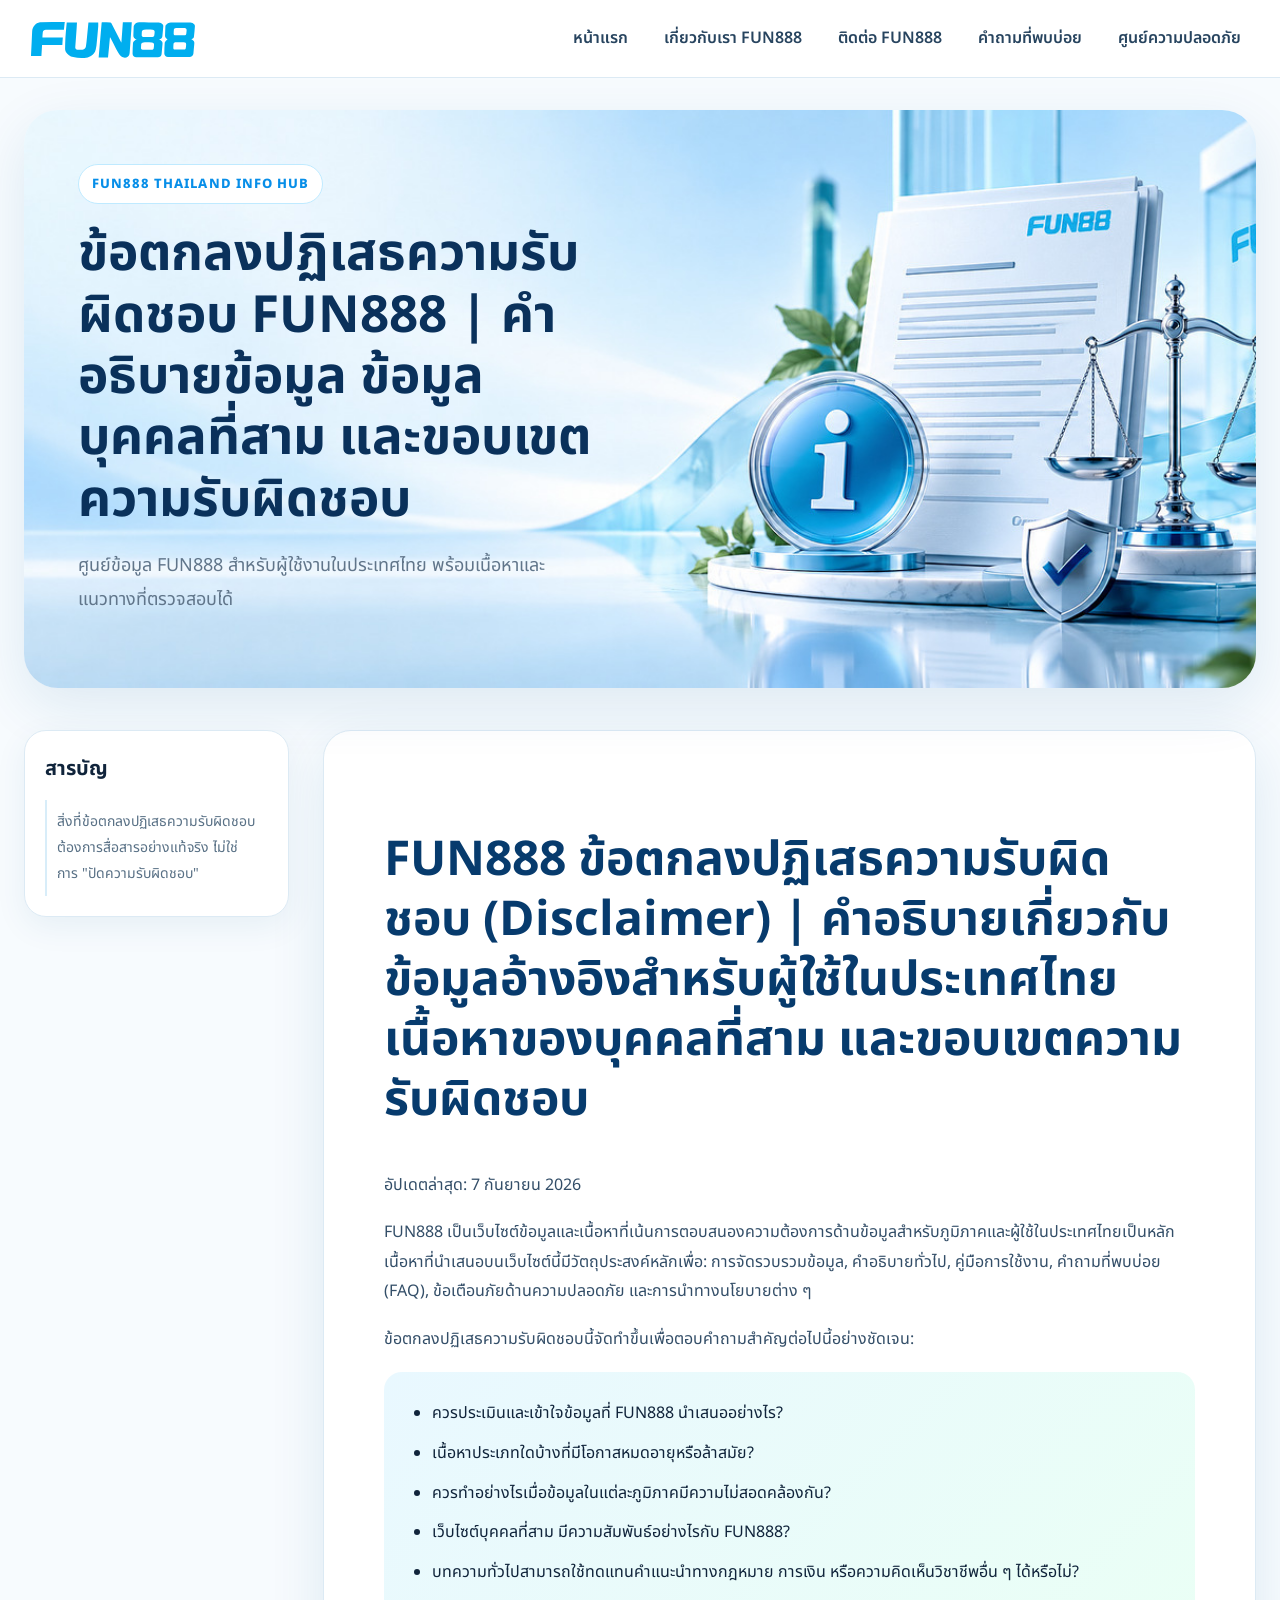
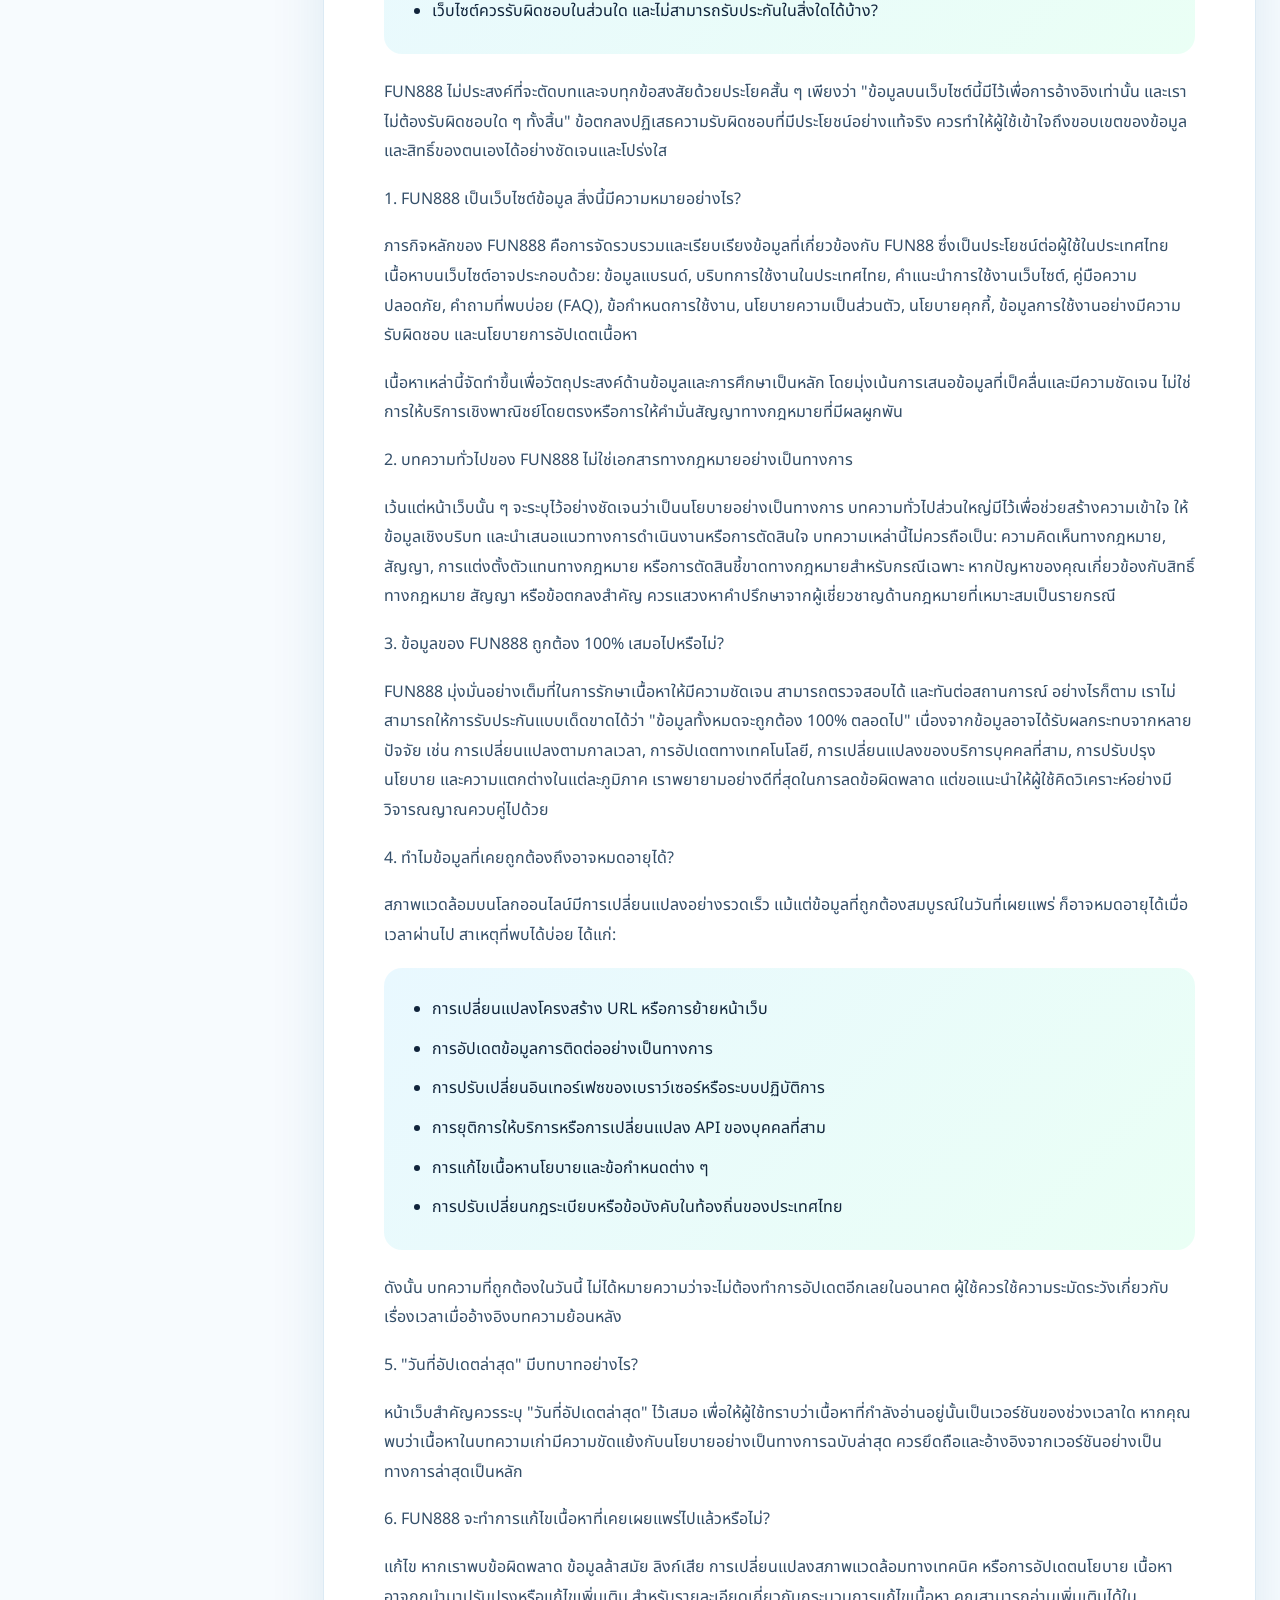
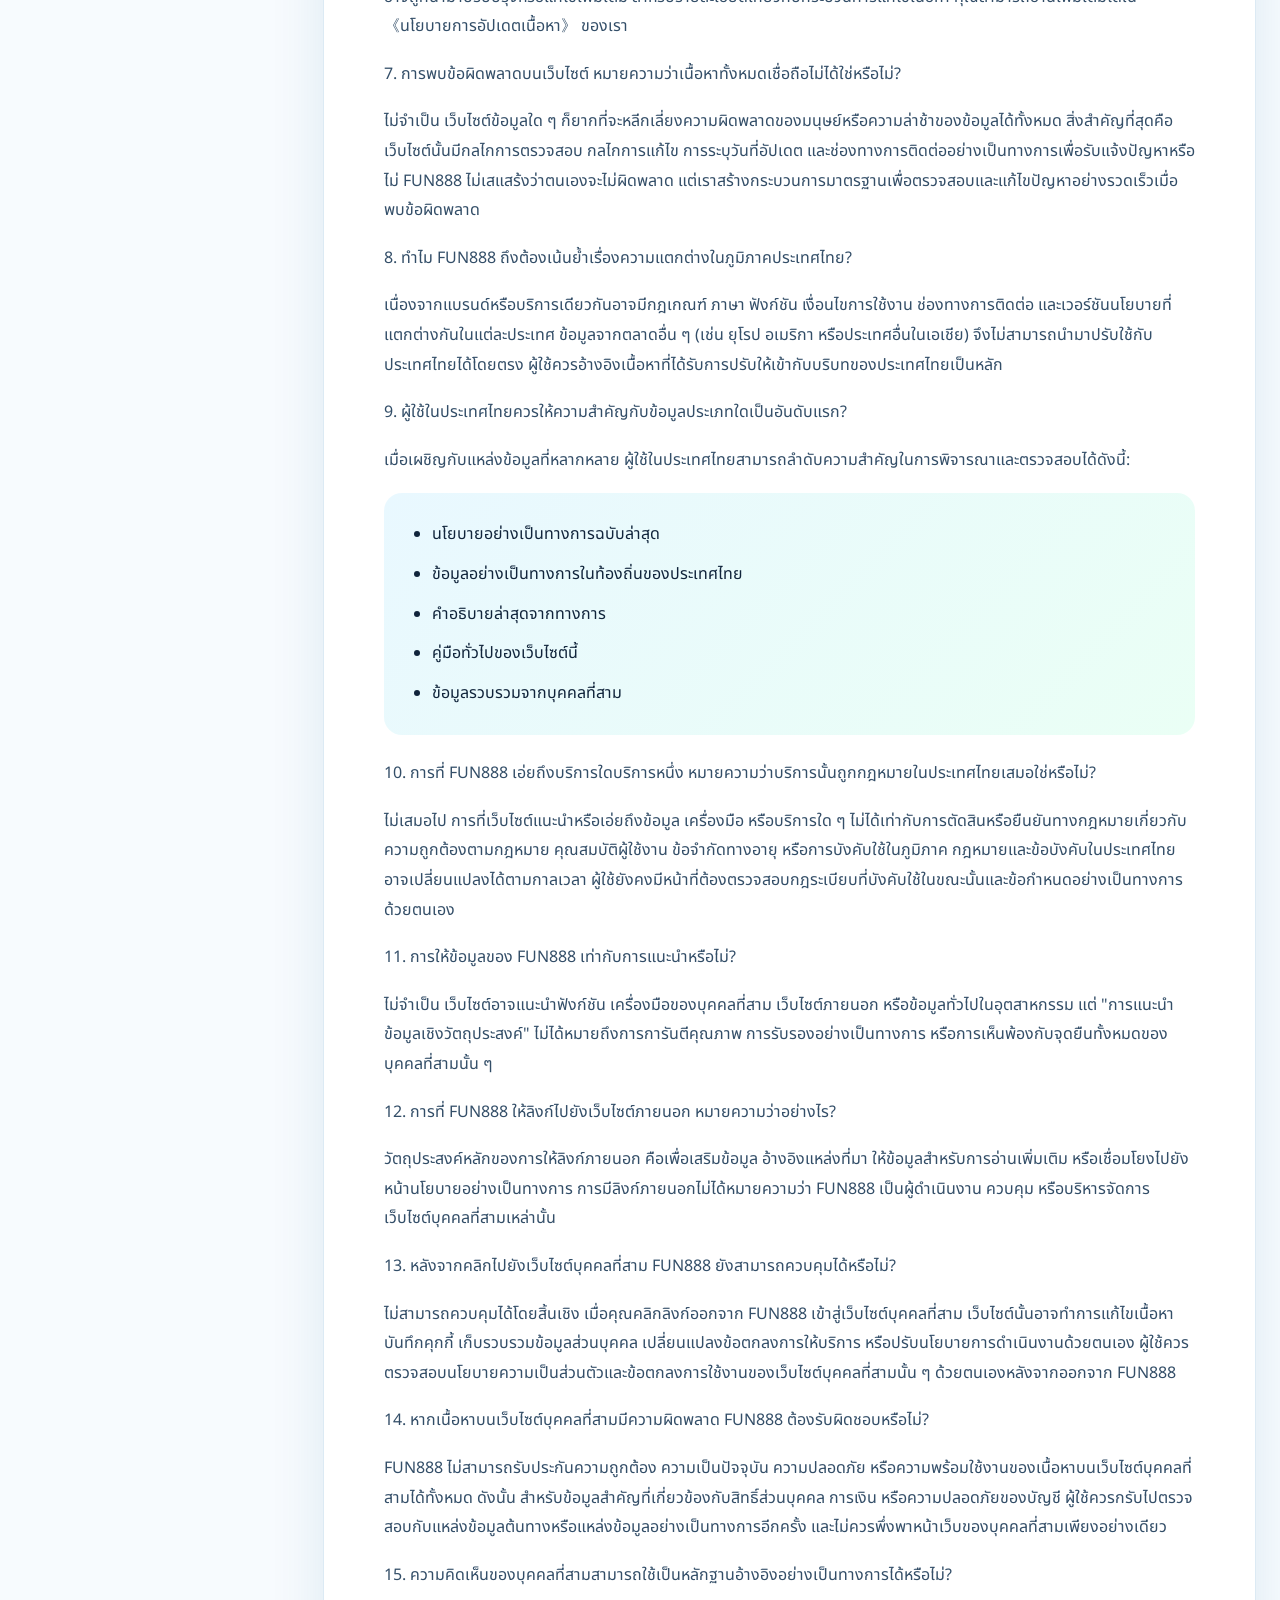
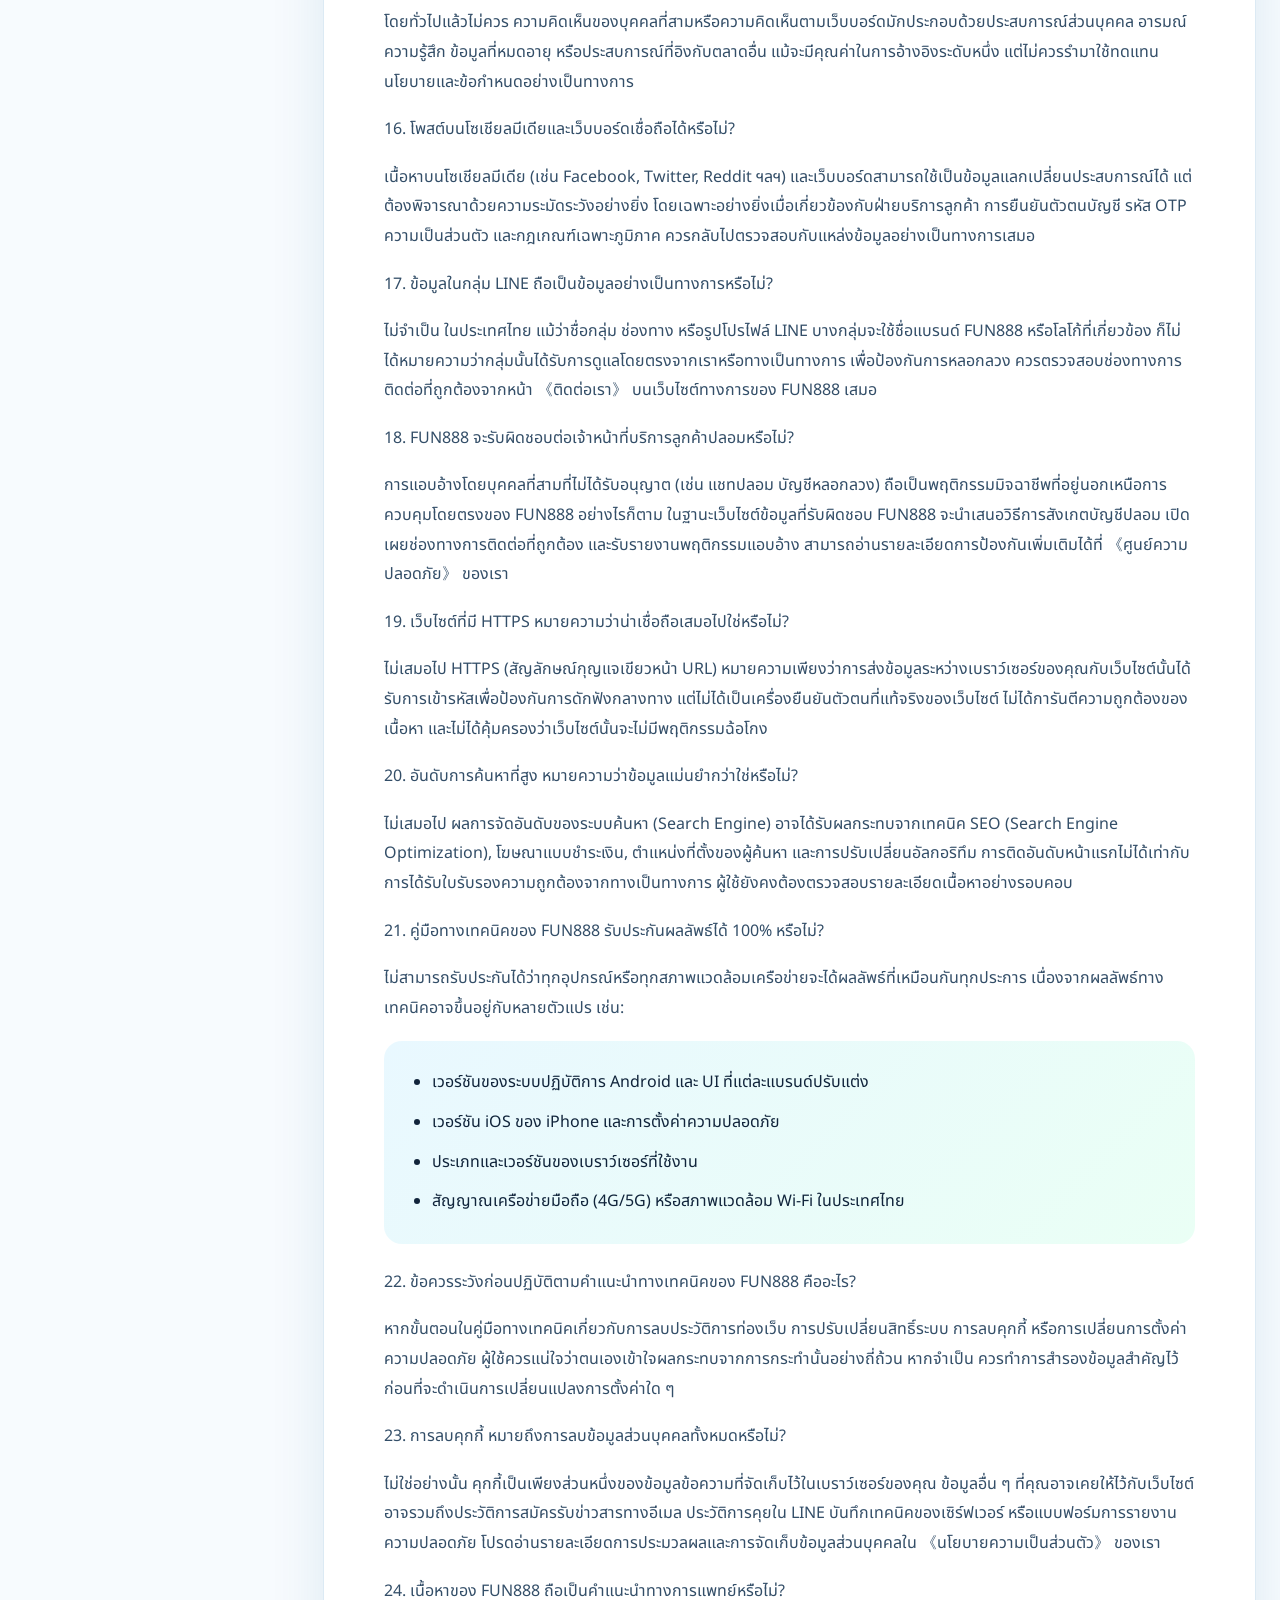
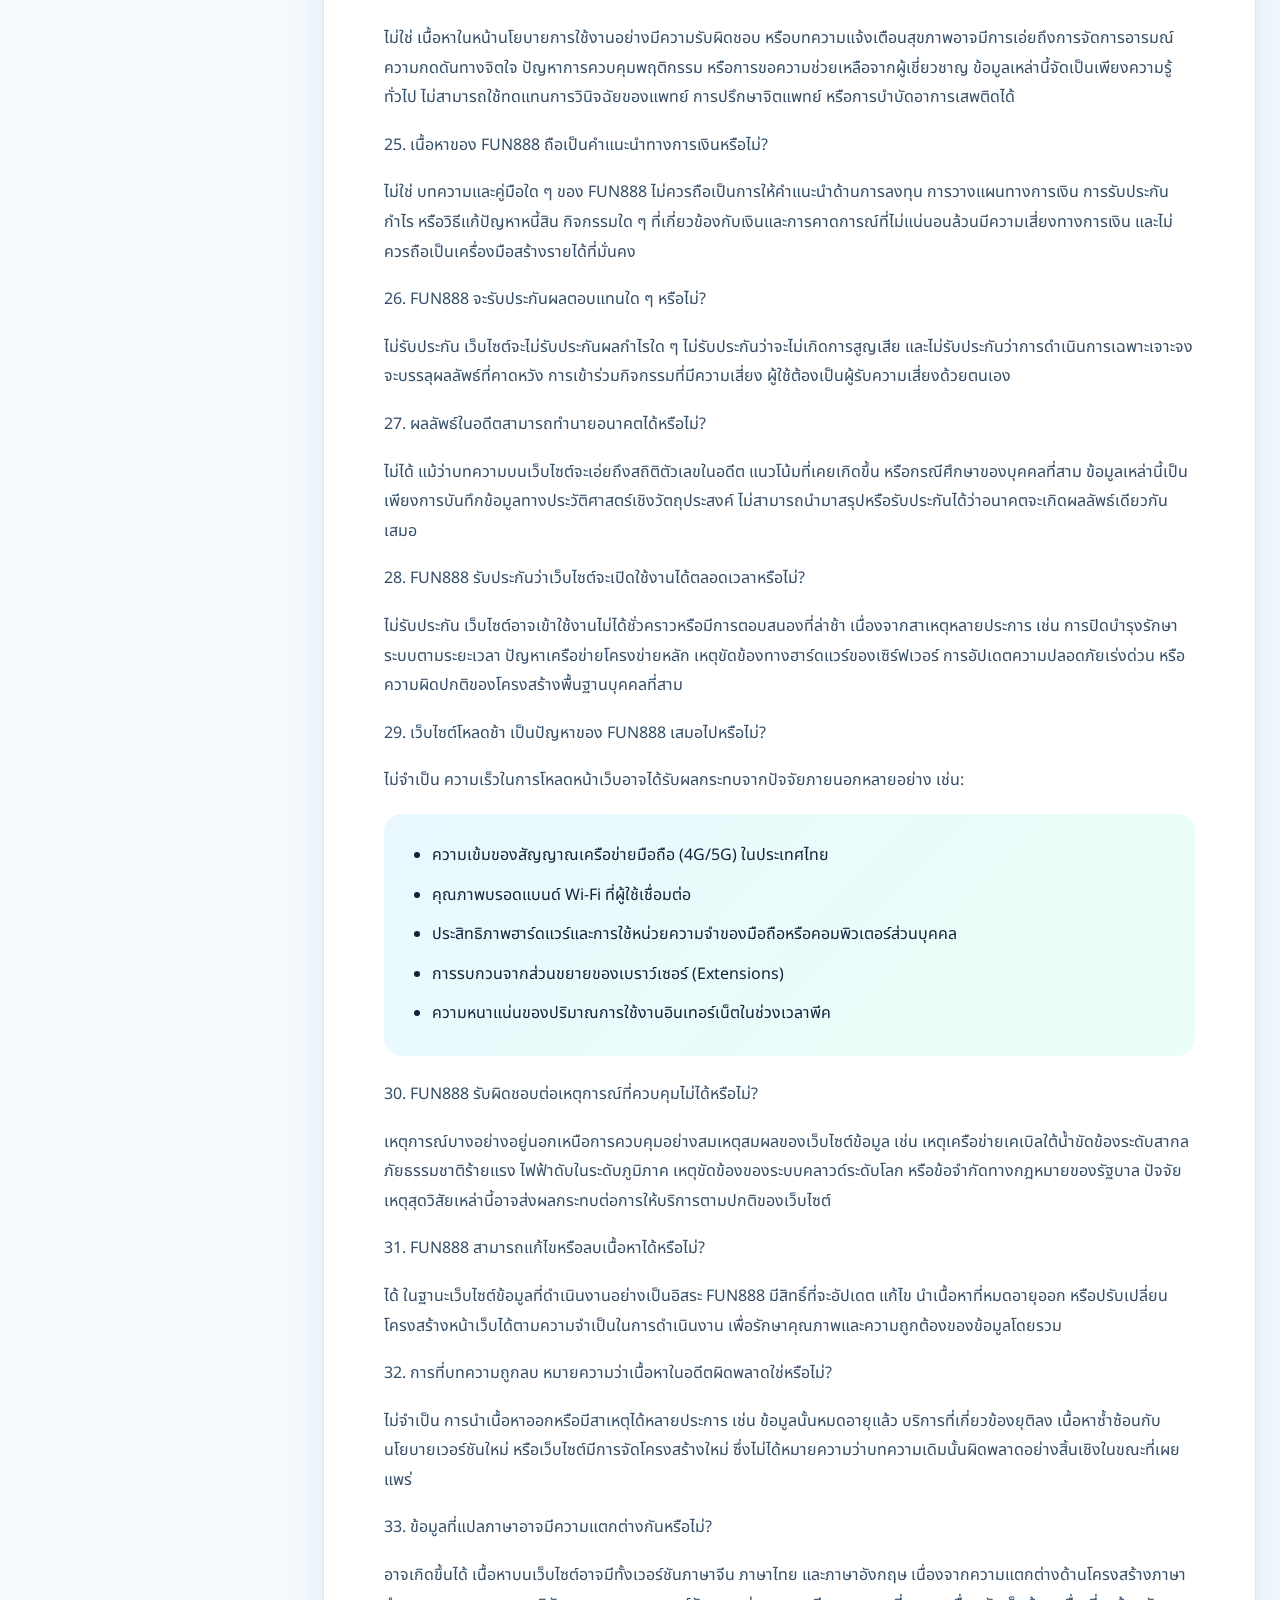
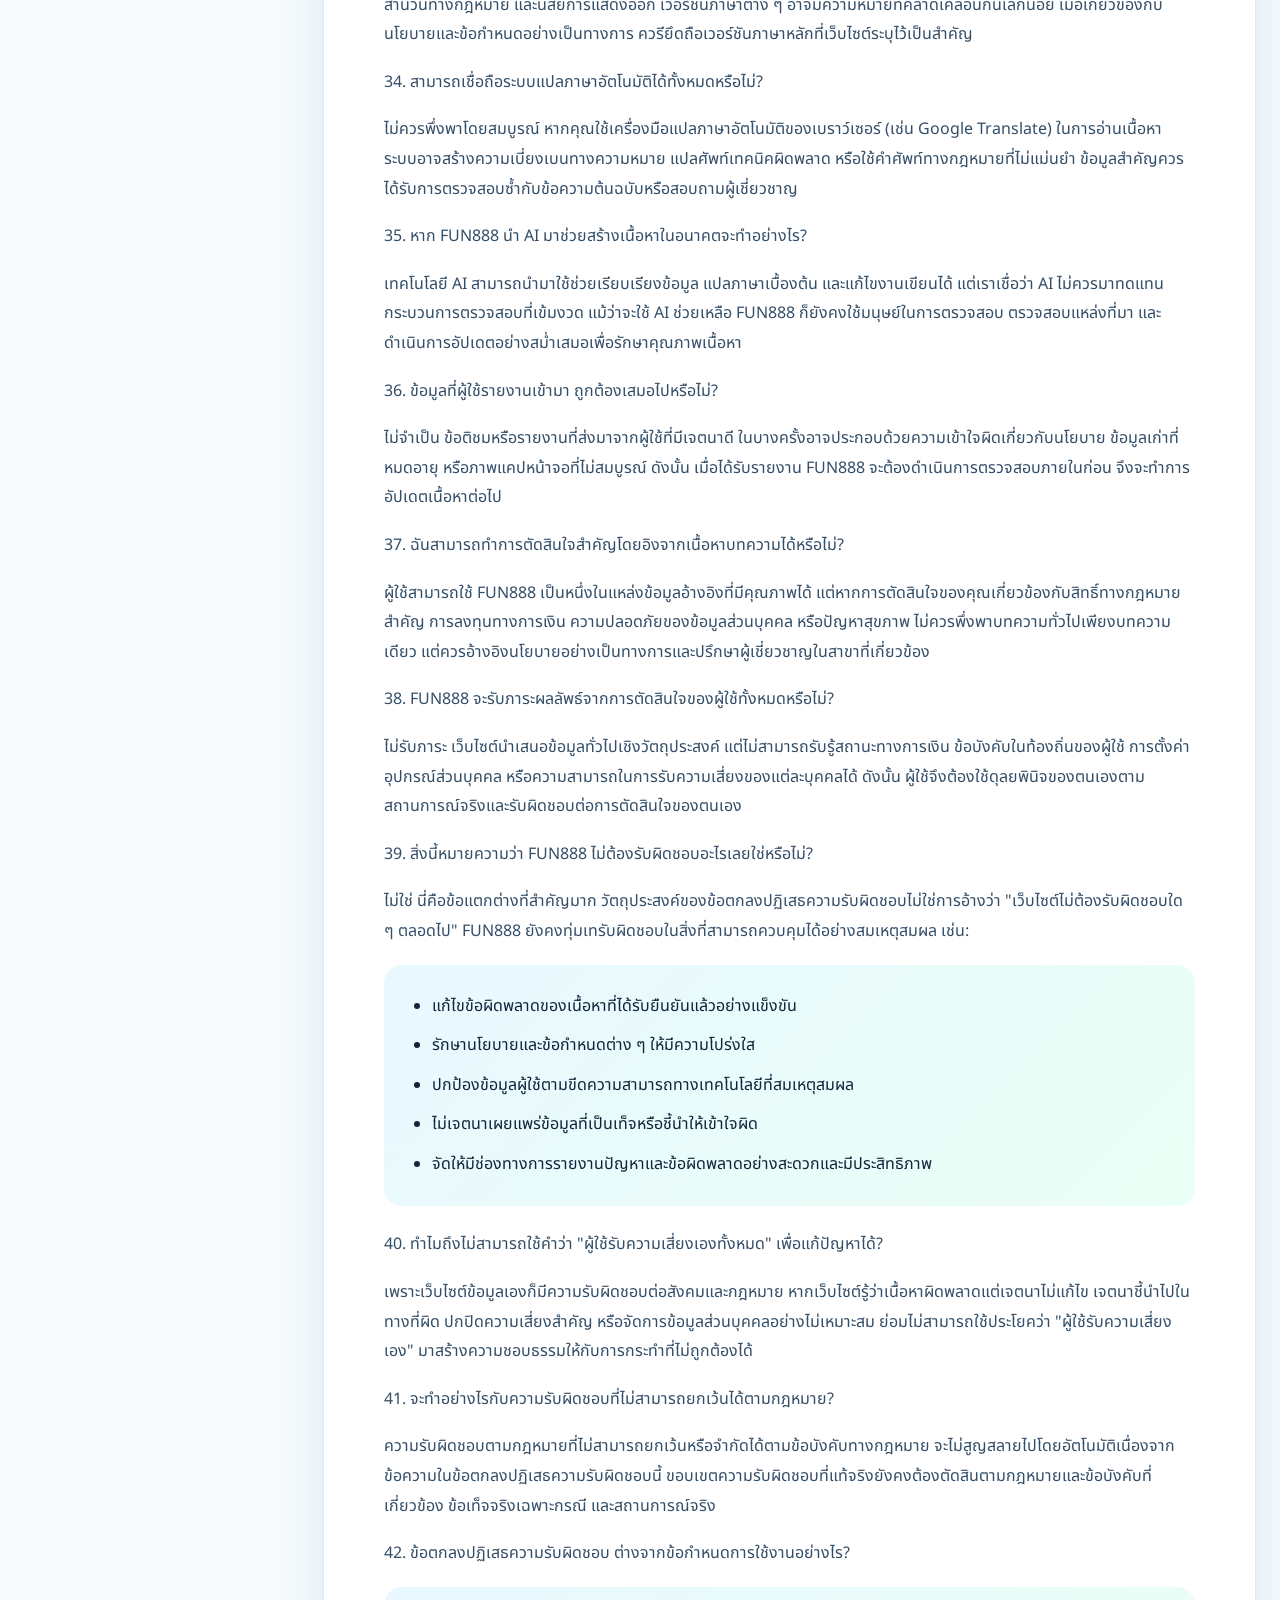
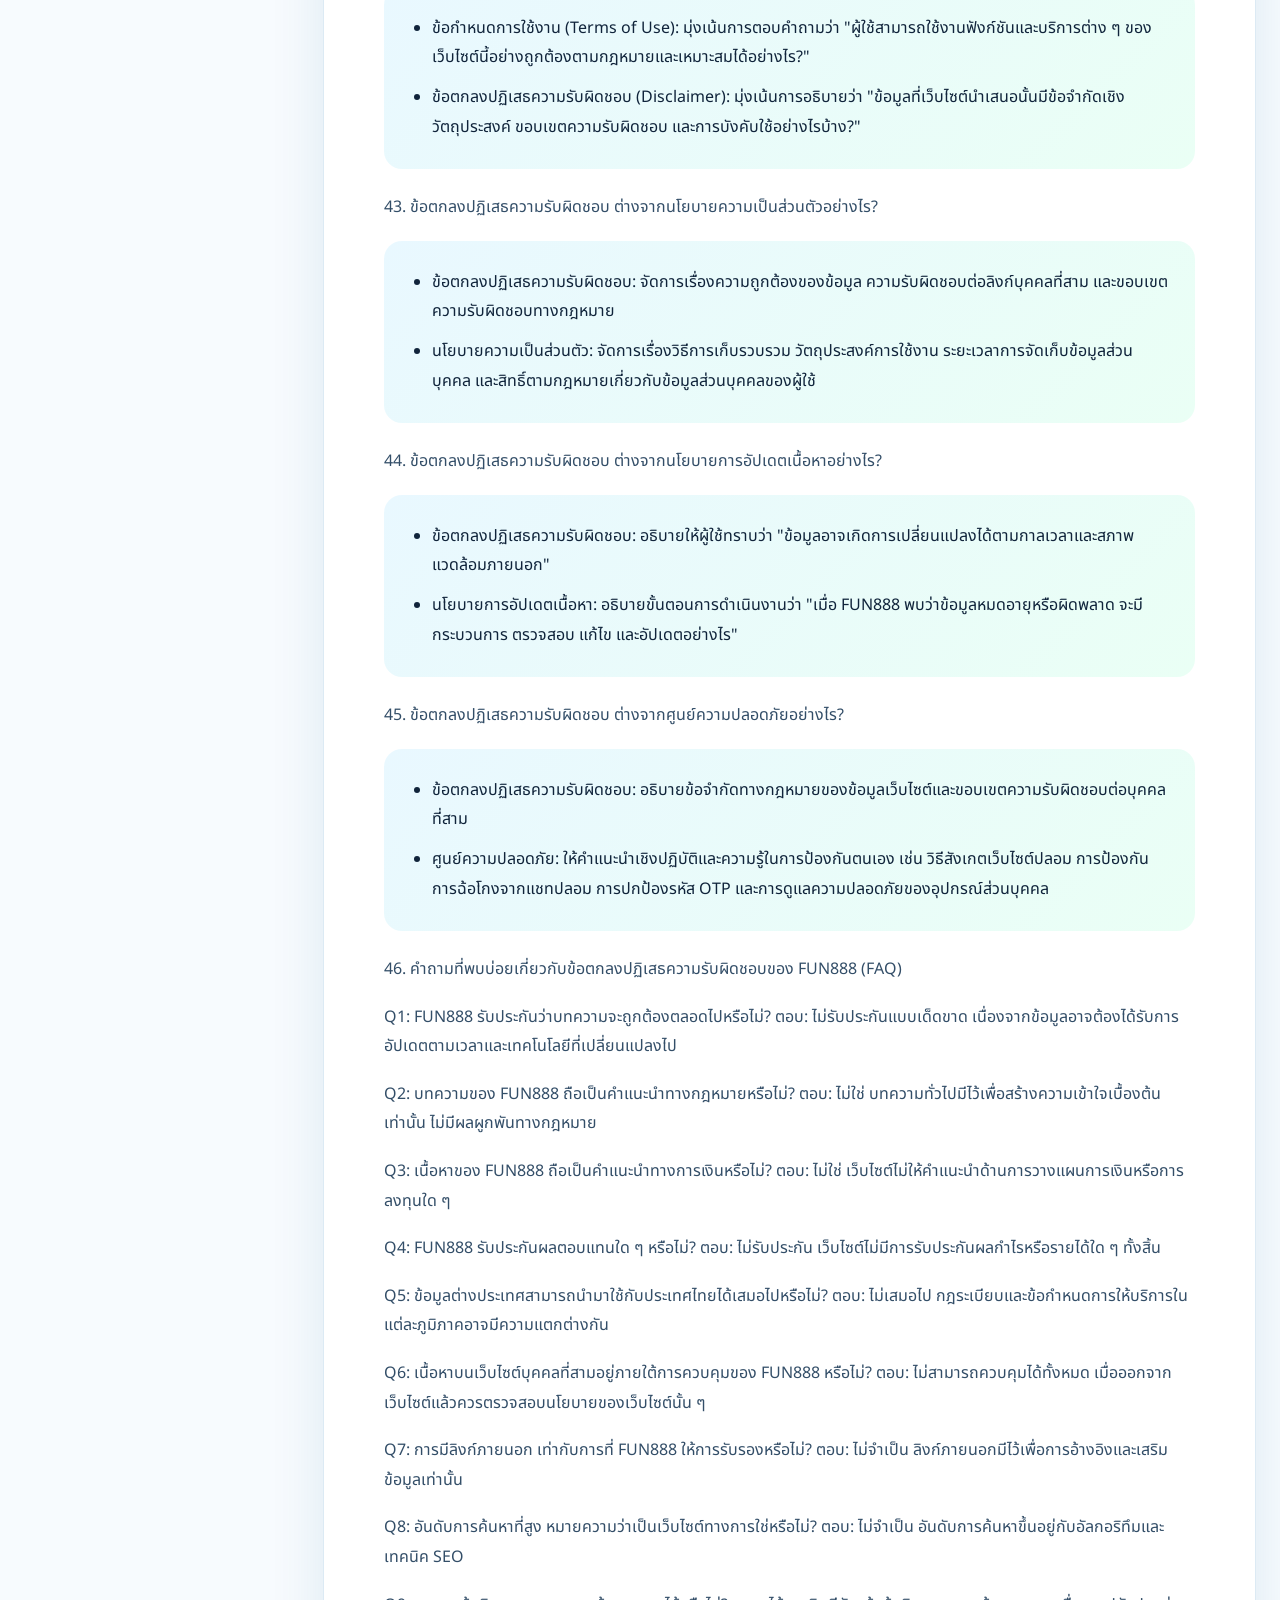
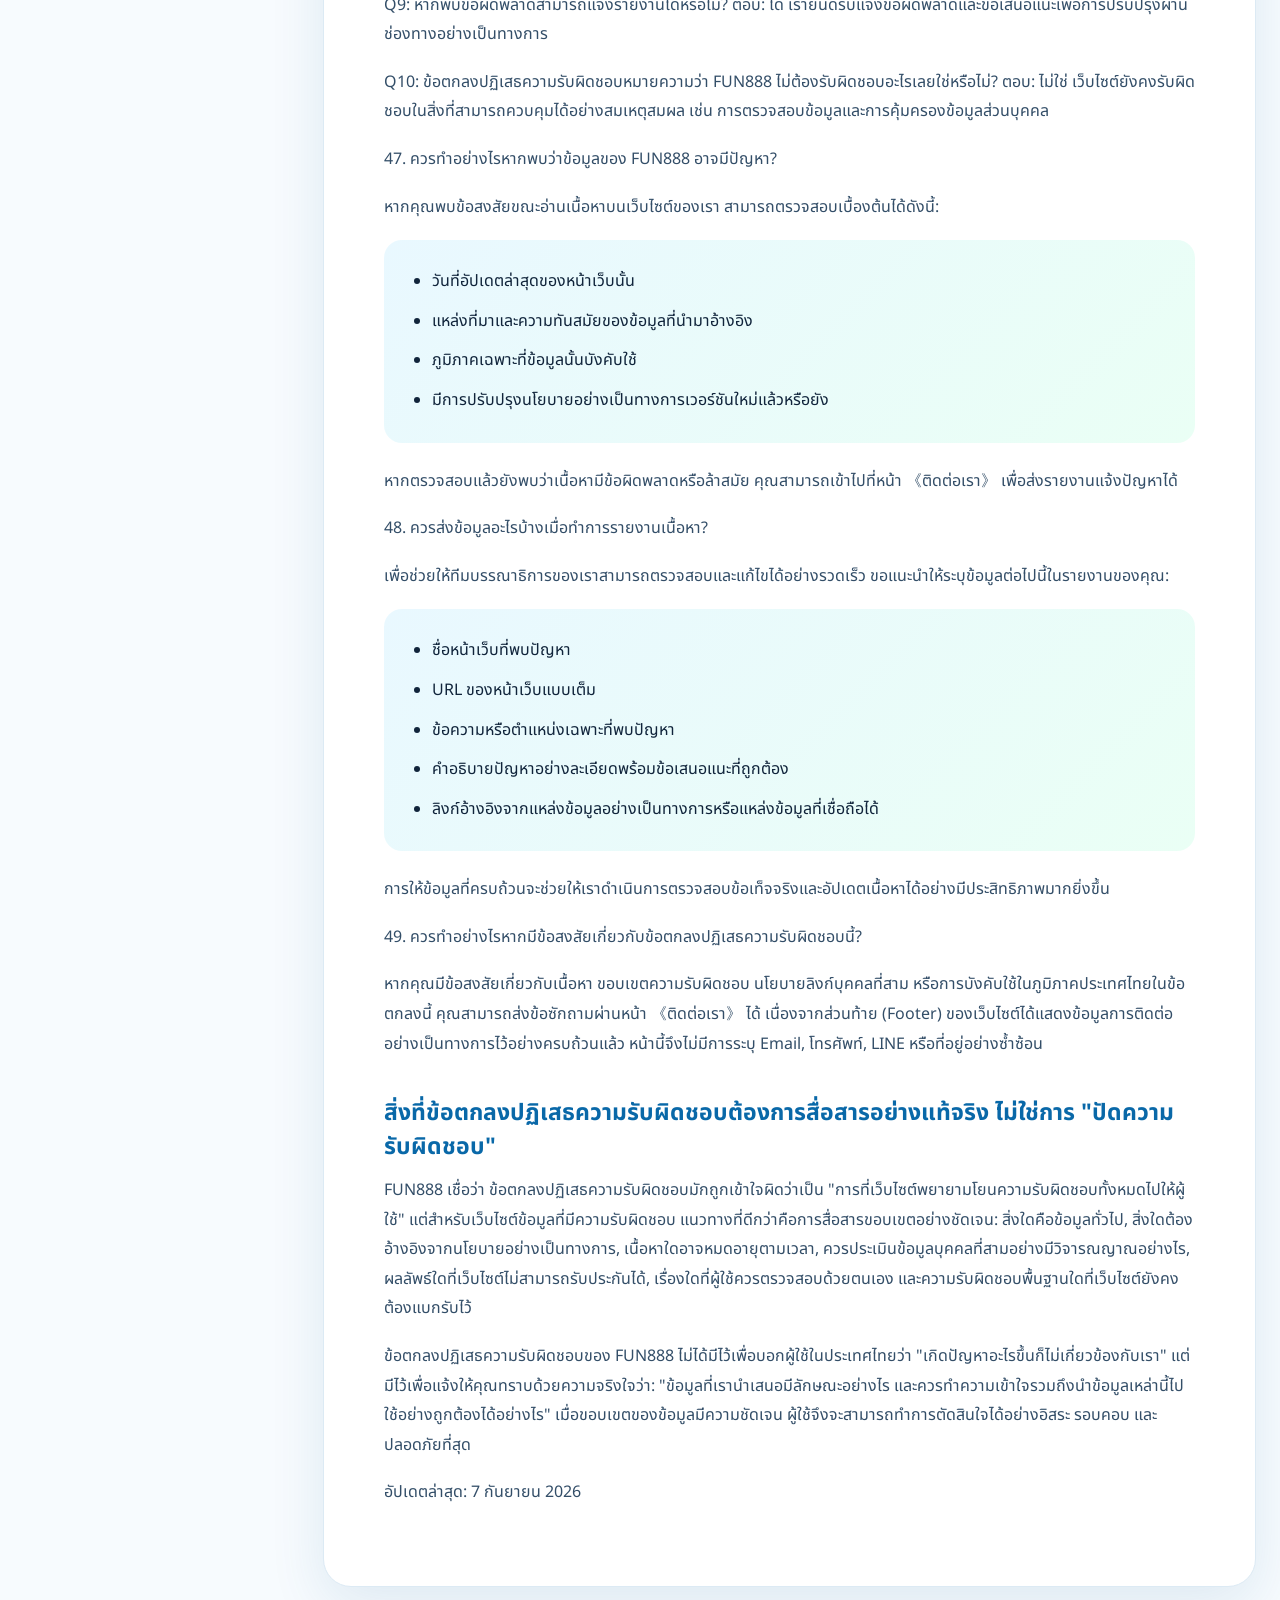
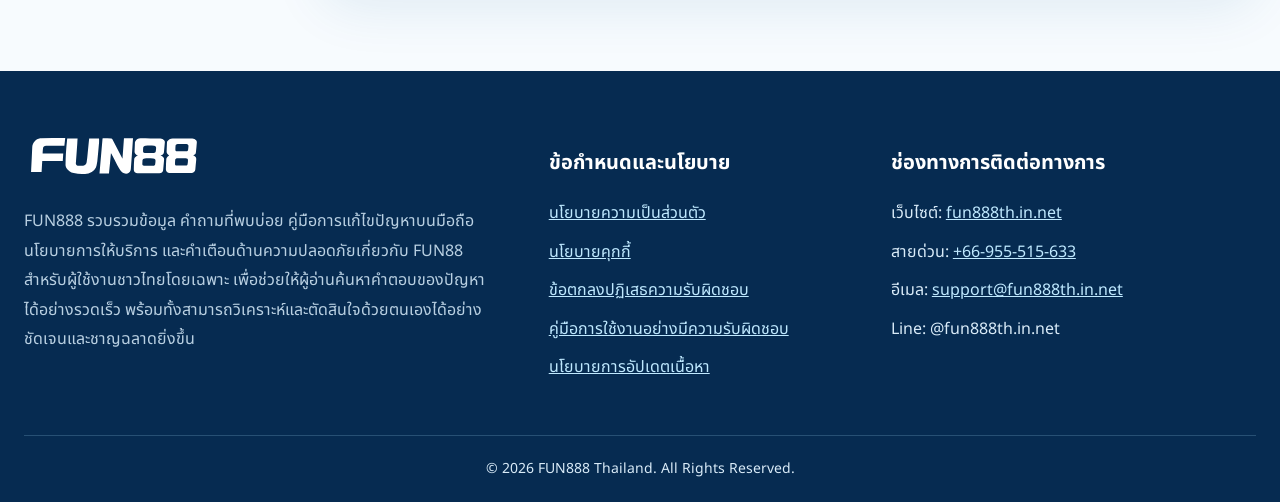
<file: disclaimer/index.html>
<!doctype html>
<html lang="th">

<head>
    <meta charset="utf-8">
    <meta name="viewport" content="width=device-width,initial-scale=1">
    <title>ข้อตกลงปฏิเสธความรับผิดชอบ FUN888 | คำอธิบายข้อมูล ข้อมูลบุคคลที่สาม และขอบเขตความรับผิดชอบ</title>
    <meta name="description" content="ศูนย์ข้อมูล FUN888 สำหรับผู้ใช้งานในประเทศไทย พร้อมเนื้อหาและแนวทางที่ตรวจสอบได้">
    <link rel="canonical" href="https://fun888thcom.github.io/disclaimer/">
    <meta property="og:type" content="website">
    <meta property="og:locale" content="th_TH">
    <meta property="og:title"
        content="ข้อตกลงปฏิเสธความรับผิดชอบ FUN888 | คำอธิบายข้อมูล ข้อมูลบุคคลที่สาม และขอบเขตความรับผิดชอบ">
    <meta property="og:description"
        content="ศูนย์ข้อมูล FUN888 สำหรับผู้ใช้งานในประเทศไทย พร้อมเนื้อหาและแนวทางที่ตรวจสอบได้">
    <meta property="og:url" content="https://fun888thcom.github.io/disclaimer/">
    <meta property="og:image" content="https://fun888thcom.github.io/disclaimer/assets/images/hero-9.jpg">
    <meta name="robots" content="index,follow">
    <link rel="icon" href="../assets/images/favicon.svg">
    <link rel="stylesheet" href="../assets/css/style.css">
    <script
        type="application/ld+json">{"@context":"https://schema.org","@type":"WebPage","name":"ข้อตกลงปฏิเสธความรับผิดชอบ FUN888 | คำอธิบายข้อมูล ข้อมูลบุคคลที่สาม และขอบเขตความรับผิดชอบ","description":"ศูนย์ข้อมูล FUN888 สำหรับผู้ใช้งานในประเทศไทย พร้อมเนื้อหาและแนวทางที่ตรวจสอบได้","url":"https://fun888thcom.github.io/disclaimer/","inLanguage":"th"}</script>
</head>

<body>
    <header>
        <div class="topbar"><a class="brand" href="../"><img src="../assets/images/logo.svg" alt="FUN888"></a><button
                class="menu" aria-label="เปิดเมนู" aria-expanded="false">☰</button>
            <nav><a href="../">หน้าแรก</a><a href="../about-us/">เกี่ยวกับเรา FUN888</a><a href="../contact-us/">ติดต่อ
                    FUN888</a><a href="../faq/">คำถามที่พบบ่อย</a><a href="../safety-center/">ศูนย์ความปลอดภัย</a></nav>
        </div>
    </header>
    <main>
        <section class="hero" style="background-image:url(../assets/images/hero-9.jpg)">
            <div class="hero-copy"><span class="eyebrow">FUN888 THAILAND INFO HUB</span>
                <h1>ข้อตกลงปฏิเสธความรับผิดชอบ FUN888 | คำอธิบายข้อมูล ข้อมูลบุคคลที่สาม และขอบเขตความรับผิดชอบ</h1>
                <p>ศูนย์ข้อมูล FUN888 สำหรับผู้ใช้งานในประเทศไทย พร้อมเนื้อหาและแนวทางที่ตรวจสอบได้</p>
            </div> 
        </section>
        <div class="layout">
            <aside><strong>สารบัญ</strong>
                <div class="toc"><a href="#section-1">สิ่งที่ข้อตกลงปฏิเสธความรับผิดชอบต้องการสื่อสารอย่างแท้จริง
                        ไม่ใช่การ &quot;ปัดความรับผิดชอบ&quot;</a></div>
            </aside>
            <article>
                <h1 id="section-1">FUN888 ข้อตกลงปฏิเสธความรับผิดชอบ (Disclaimer) |
                    คำอธิบายเกี่ยวกับข้อมูลอ้างอิงสำหรับผู้ใช้ในประเทศไทย เนื้อหาของบุคคลที่สาม และขอบเขตความรับผิดชอบ
                </h1>
                <p>อัปเดตล่าสุด: 7 กันยายน 2026</p>
                <p>FUN888
                    เป็นเว็บไซต์ข้อมูลและเนื้อหาที่เน้นการตอบสนองความต้องการด้านข้อมูลสำหรับภูมิภาคและผู้ใช้ในประเทศไทยเป็นหลัก
                    เนื้อหาที่นำเสนอบนเว็บไซต์นี้มีวัตถุประสงค์หลักเพื่อ: การจัดรวบรวมข้อมูล, คำอธิบายทั่วไป,
                    คู่มือการใช้งาน, คำถามที่พบบ่อย (FAQ), ข้อเตือนภัยด้านความปลอดภัย และการนำทางนโยบายต่าง ๆ</p>
                <p>ข้อตกลงปฏิเสธความรับผิดชอบนี้จัดทำขึ้นเพื่อตอบคำถามสำคัญต่อไปนี้อย่างชัดเจน:</p>
                <ul>
                    <li>ควรประเมินและเข้าใจข้อมูลที่ FUN888 นำเสนออย่างไร?</li>
                    <li>เนื้อหาประเภทใดบ้างที่มีโอกาสหมดอายุหรือล้าสมัย?</li>
                    <li>ควรทำอย่างไรเมื่อข้อมูลในแต่ละภูมิภาคมีความไม่สอดคล้องกัน?</li>
                    <li>เว็บไซต์บุคคลที่สาม มีความสัมพันธ์อย่างไรกับ FUN888?</li>
                    <li>บทความทั่วไปสามารถใช้ทดแทนคำแนะนำทางกฎหมาย การเงิน หรือความคิดเห็นวิชาชีพอื่น ๆ ได้หรือไม่?</li>
                    <li>เว็บไซต์ควรรับผิดชอบในส่วนใด และไม่สามารถรับประกันในสิ่งใดได้บ้าง?</li>
                </ul>
                <p>FUN888 ไม่ประสงค์ที่จะตัดบทและจบทุกข้อสงสัยด้วยประโยคสั้น ๆ เพียงว่า
                    &quot;ข้อมูลบนเว็บไซต์นี้มีไว้เพื่อการอ้างอิงเท่านั้น และเราไม่ต้องรับผิดชอบใด ๆ ทั้งสิ้น&quot;
                    ข้อตกลงปฏิเสธความรับผิดชอบที่มีประโยชน์อย่างแท้จริง
                    ควรทำให้ผู้ใช้เข้าใจถึงขอบเขตของข้อมูลและสิทธิ์ของตนเองได้อย่างชัดเจนและโปร่งใส</p>
                <p>1. FUN888 เป็นเว็บไซต์ข้อมูล สิ่งนี้มีความหมายอย่างไร?</p>
                <p>ภารกิจหลักของ FUN888 คือการจัดรวบรวมและเรียบเรียงข้อมูลที่เกี่ยวข้องกับ FUN88
                    ซึ่งเป็นประโยชน์ต่อผู้ใช้ในประเทศไทย เนื้อหาบนเว็บไซต์อาจประกอบด้วย: ข้อมูลแบรนด์,
                    บริบทการใช้งานในประเทศไทย, คำแนะนำการใช้งานเว็บไซต์, คู่มือความปลอดภัย, คำถามที่พบบ่อย (FAQ),
                    ข้อกำหนดการใช้งาน, นโยบายความเป็นส่วนตัว, นโยบายคุกกี้, ข้อมูลการใช้งานอย่างมีความรับผิดชอบ
                    และนโยบายการอัปเดตเนื้อหา</p>
                <p>เนื้อหาเหล่านี้จัดทำขึ้นเพื่อวัตถุประสงค์ด้านข้อมูลและการศึกษาเป็นหลัก
                    โดยมุ่งเน้นการเสนอข้อมูลที่เป็คลื่นและมีความชัดเจน
                    ไม่ใช่การให้บริการเชิงพาณิชย์โดยตรงหรือการให้คำมั่นสัญญาทางกฎหมายที่มีผลผูกพัน</p>
                <p>2. บทความทั่วไปของ FUN888 ไม่ใช่เอกสารทางกฎหมายอย่างเป็นทางการ</p>
                <p>เว้นแต่หน้าเว็บนั้น ๆ จะระบุไว้อย่างชัดเจนว่าเป็นนโยบายอย่างเป็นทางการ
                    บทความทั่วไปส่วนใหญ่มีไว้เพื่อช่วยสร้างความเข้าใจ ให้ข้อมูลเชิงบริบท
                    และนำเสนอแนวทางการดำเนินงานหรือการตัดสินใจ บทความเหล่านี้ไม่ควรถือเป็น: ความคิดเห็นทางกฎหมาย, สัญญา,
                    การแต่งตั้งตัวแทนทางกฎหมาย หรือการตัดสินชี้ขาดทางกฎหมายสำหรับกรณีเฉพาะ
                    หากปัญหาของคุณเกี่ยวข้องกับสิทธิ์ทางกฎหมาย สัญญา หรือข้อตกลงสำคัญ
                    ควรแสวงหาคำปรึกษาจากผู้เชี่ยวชาญด้านกฎหมายที่เหมาะสมเป็นรายกรณี</p>
                <p>3. ข้อมูลของ FUN888 ถูกต้อง 100% เสมอไปหรือไม่?</p>
                <p>FUN888 มุ่งมั่นอย่างเต็มที่ในการรักษาเนื้อหาให้มีความชัดเจน สามารถตรวจสอบได้ และทันต่อสถานการณ์
                    อย่างไรก็ตาม เราไม่สามารถให้การรับประกันแบบเด็ดขาดได้ว่า &quot;ข้อมูลทั้งหมดจะถูกต้อง 100%
                    ตลอดไป&quot; เนื่องจากข้อมูลอาจได้รับผลกระทบจากหลายปัจจัย เช่น การเปลี่ยนแปลงตามกาลเวลา,
                    การอัปเดตทางเทคโนโลยี, การเปลี่ยนแปลงของบริการบุคคลที่สาม, การปรับปรุงนโยบาย
                    และความแตกต่างในแต่ละภูมิภาค เราพยายามอย่างดีที่สุดในการลดข้อผิดพลาด
                    แต่ขอแนะนำให้ผู้ใช้คิดวิเคราะห์อย่างมีวิจารณญาณควบคู่ไปด้วย</p>
                <p>4. ทำไมข้อมูลที่เคยถูกต้องถึงอาจหมดอายุได้?</p>
                <p>สภาพแวดล้อมบนโลกออนไลน์มีการเปลี่ยนแปลงอย่างรวดเร็ว แม้แต่ข้อมูลที่ถูกต้องสมบูรณ์ในวันที่เผยแพร่
                    ก็อาจหมดอายุได้เมื่อเวลาผ่านไป สาเหตุที่พบได้บ่อย ได้แก่:</p>
                <ul>
                    <li>การเปลี่ยนแปลงโครงสร้าง URL หรือการย้ายหน้าเว็บ</li>
                    <li>การอัปเดตข้อมูลการติดต่ออย่างเป็นทางการ</li>
                    <li>การปรับเปลี่ยนอินเทอร์เฟซของเบราว์เซอร์หรือระบบปฏิบัติการ</li>
                    <li>การยุติการให้บริการหรือการเปลี่ยนแปลง API ของบุคคลที่สาม</li>
                    <li>การแก้ไขเนื้อหานโยบายและข้อกำหนดต่าง ๆ</li>
                    <li>การปรับเปลี่ยนกฎระเบียบหรือข้อบังคับในท้องถิ่นของประเทศไทย</li>
                </ul>
                <p>ดังนั้น บทความที่ถูกต้องในวันนี้ ไม่ได้หมายความว่าจะไม่ต้องทำการอัปเดตอีกเลยในอนาคต
                    ผู้ใช้ควรใช้ความระมัดระวังเกี่ยวกับเรื่องเวลาเมื่ออ้างอิงบทความย้อนหลัง</p>
                <p>5. &quot;วันที่อัปเดตล่าสุด&quot; มีบทบาทอย่างไร?</p>
                <p>หน้าเว็บสำคัญควรระบุ &quot;วันที่อัปเดตล่าสุด&quot; ไว้เสมอ
                    เพื่อให้ผู้ใช้ทราบว่าเนื้อหาที่กำลังอ่านอยู่นั้นเป็นเวอร์ชันของช่วงเวลาใด
                    หากคุณพบว่าเนื้อหาในบทความเก่ามีความขัดแย้งกับนโยบายอย่างเป็นทางการฉบับล่าสุด
                    ควรยึดถือและอ้างอิงจากเวอร์ชันอย่างเป็นทางการล่าสุดเป็นหลัก</p>
                <p>6. FUN888 จะทำการแก้ไขเนื้อหาที่เคยเผยแพร่ไปแล้วหรือไม่?</p>
                <p>แก้ไข หากเราพบข้อผิดพลาด ข้อมูลล้าสมัย ลิงก์เสีย การเปลี่ยนแปลงสภาพแวดล้อมทางเทคนิค
                    หรือการอัปเดตนโยบาย เนื้อหาอาจถูกนำมาปรับปรุงหรือแก้ไขเพิ่มเติม
                    สำหรับรายละเอียดเกี่ยวกับกระบวนการแก้ไขเนื้อหา คุณสามารถอ่านเพิ่มเติมได้ใน 《นโยบายการอัปเดตเนื้อหา》
                    ของเรา</p>
                <p>7. การพบข้อผิดพลาดบนเว็บไซต์ หมายความว่าเนื้อหาทั้งหมดเชื่อถือไม่ได้ใช่หรือไม่?</p>
                <p>ไม่จำเป็น เว็บไซต์ข้อมูลใด ๆ
                    ก็ยากที่จะหลีกเลี่ยงความผิดพลาดของมนุษย์หรือความล่าช้าของข้อมูลได้ทั้งหมด
                    สิ่งสำคัญที่สุดคือเว็บไซต์นั้นมีกลไกการตรวจสอบ กลไกการแก้ไข การระบุวันที่อัปเดต
                    และช่องทางการติดต่ออย่างเป็นทางการเพื่อรับแจ้งปัญหาหรือไม่ FUN888 ไม่เสแสร้งว่าตนเองจะไม่ผิดพลาด
                    แต่เราสร้างกระบวนการมาตรฐานเพื่อตรวจสอบและแก้ไขปัญหาอย่างรวดเร็วเมื่อพบข้อผิดพลาด</p>
                <p>8. ทำไม FUN888 ถึงต้องเน้นย้ำเรื่องความแตกต่างในภูมิภาคประเทศไทย?</p>
                <p>เนื่องจากแบรนด์หรือบริการเดียวกันอาจมีกฎเกณฑ์ ภาษา ฟังก์ชัน เงื่อนไขการใช้งาน ช่องทางการติดต่อ
                    และเวอร์ชันนโยบายที่แตกต่างกันในแต่ละประเทศ ข้อมูลจากตลาดอื่น ๆ (เช่น ยุโรป อเมริกา
                    หรือประเทศอื่นในเอเชีย) จึงไม่สามารถนำมาปรับใช้กับประเทศไทยได้โดยตรง
                    ผู้ใช้ควรอ้างอิงเนื้อหาที่ได้รับการปรับให้เข้ากับบริบทของประเทศไทยเป็นหลัก</p>
                <p>9. ผู้ใช้ในประเทศไทยควรให้ความสำคัญกับข้อมูลประเภทใดเป็นอันดับแรก?</p>
                <p>เมื่อเผชิญกับแหล่งข้อมูลที่หลากหลาย
                    ผู้ใช้ในประเทศไทยสามารถลำดับความสำคัญในการพิจารณาและตรวจสอบได้ดังนี้:</p>
                <ul>
                    <li>นโยบายอย่างเป็นทางการฉบับล่าสุด</li>
                    <li>ข้อมูลอย่างเป็นทางการในท้องถิ่นของประเทศไทย</li>
                    <li>คำอธิบายล่าสุดจากทางการ</li>
                    <li>คู่มือทั่วไปของเว็บไซต์นี้</li>
                    <li>ข้อมูลรวบรวมจากบุคคลที่สาม</li>
                </ul>
                <p>10. การที่ FUN888 เอ่ยถึงบริการใดบริการหนึ่ง หมายความว่าบริการนั้นถูกกฎหมายในประเทศไทยเสมอใช่หรือไม่?
                </p>
                <p>ไม่เสมอไป การที่เว็บไซต์แนะนำหรือเอ่ยถึงข้อมูล เครื่องมือ หรือบริการใด ๆ
                    ไม่ได้เท่ากับการตัดสินหรือยืนยันทางกฎหมายเกี่ยวกับความถูกต้องตามกฎหมาย คุณสมบัติผู้ใช้งาน
                    ข้อจำกัดทางอายุ หรือการบังคับใช้ในภูมิภาค กฎหมายและข้อบังคับในประเทศไทยอาจเปลี่ยนแปลงได้ตามกาลเวลา
                    ผู้ใช้ยังคงมีหน้าที่ต้องตรวจสอบกฎระเบียบที่บังคับใช้ในขณะนั้นและข้อกำหนดอย่างเป็นทางการด้วยตนเอง</p>
                <p>11. การให้ข้อมูลของ FUN888 เท่ากับการแนะนำหรือไม่?</p>
                <p>ไม่จำเป็น เว็บไซต์อาจแนะนำฟังก์ชัน เครื่องมือของบุคคลที่สาม เว็บไซต์ภายนอก
                    หรือข้อมูลทั่วไปในอุตสาหกรรม แต่ &quot;การแนะนำข้อมูลเชิงวัตถุประสงค์&quot;
                    ไม่ได้หมายถึงการการันตีคุณภาพ การรับรองอย่างเป็นทางการ
                    หรือการเห็นพ้องกับจุดยืนทั้งหมดของบุคคลที่สามนั้น ๆ</p>
                <p>12. การที่ FUN888 ให้ลิงก์ไปยังเว็บไซต์ภายนอก หมายความว่าอย่างไร?</p>
                <p>วัตถุประสงค์หลักของการให้ลิงก์ภายนอก คือเพื่อเสริมข้อมูล อ้างอิงแหล่งที่มา
                    ให้ข้อมูลสำหรับการอ่านเพิ่มเติม หรือเชื่อมโยงไปยังหน้านโยบายอย่างเป็นทางการ
                    การมีลิงก์ภายนอกไม่ได้หมายความว่า FUN888 เป็นผู้ดำเนินงาน ควบคุม
                    หรือบริหารจัดการเว็บไซต์บุคคลที่สามเหล่านั้น</p>
                <p>13. หลังจากคลิกไปยังเว็บไซต์บุคคลที่สาม FUN888 ยังสามารถควบคุมได้หรือไม่?</p>
                <p>ไม่สามารถควบคุมได้โดยสิ้นเชิง เมื่อคุณคลิกลิงก์ออกจาก FUN888 เข้าสู่เว็บไซต์บุคคลที่สาม
                    เว็บไซต์นั้นอาจทำการแก้ไขเนื้อหา บันทึกคุกกี้ เก็บรวบรวมข้อมูลส่วนบุคคล
                    เปลี่ยนแปลงข้อตกลงการให้บริการ หรือปรับนโยบายการดำเนินงานด้วยตนเอง
                    ผู้ใช้ควรตรวจสอบนโยบายความเป็นส่วนตัวและข้อตกลงการใช้งานของเว็บไซต์บุคคลที่สามนั้น ๆ
                    ด้วยตนเองหลังจากออกจาก FUN888</p>
                <p>14. หากเนื้อหาบนเว็บไซต์บุคคลที่สามมีความผิดพลาด FUN888 ต้องรับผิดชอบหรือไม่?</p>
                <p>FUN888 ไม่สามารถรับประกันความถูกต้อง ความเป็นปัจจุบัน ความปลอดภัย
                    หรือความพร้อมใช้งานของเนื้อหาบนเว็บไซต์บุคคลที่สามได้ทั้งหมด ดังนั้น
                    สำหรับข้อมูลสำคัญที่เกี่ยวข้องกับสิทธิ์ส่วนบุคคล การเงิน หรือความปลอดภัยของบัญชี
                    ผู้ใช้ควรกรับไปตรวจสอบกับแหล่งข้อมูลต้นทางหรือแหล่งข้อมูลอย่างเป็นทางการอีกครั้ง
                    และไม่ควรพึ่งพาหน้าเว็บของบุคคลที่สามเพียงอย่างเดียว</p>
                <p>15. ความคิดเห็นของบุคคลที่สามสามารถใช้เป็นหลักฐานอ้างอิงอย่างเป็นทางการได้หรือไม่?</p>
                <p>โดยทั่วไปแล้วไม่ควร
                    ความคิดเห็นของบุคคลที่สามหรือความคิดเห็นตามเว็บบอร์ดมักประกอบด้วยประสบการณ์ส่วนบุคคล
                    อารมณ์ความรู้สึก ข้อมูลที่หมดอายุ หรือประสบการณ์ที่อิงกับตลาดอื่น
                    แม้จะมีคุณค่าในการอ้างอิงระดับหนึ่ง แต่ไม่ควรรำมาใช้ทดแทนนโยบายและข้อกำหนดอย่างเป็นทางการ</p>
                <p>16. โพสต์บนโซเชียลมีเดียและเว็บบอร์ดเชื่อถือได้หรือไม่?</p>
                <p>เนื้อหาบนโซเชียลมีเดีย (เช่น Facebook, Twitter, Reddit ฯลฯ)
                    และเว็บบอร์ดสามารถใช้เป็นข้อมูลแลกเปลี่ยนประสบการณ์ได้ แต่ต้องพิจารณาด้วยความระมัดระวังอย่างยิ่ง
                    โดยเฉพาะอย่างยิ่งเมื่อเกี่ยวข้องกับฝ่ายบริการลูกค้า การยืนยันตัวตนบัญชี รหัส OTP ความเป็นส่วนตัว
                    และกฎเกณฑ์เฉพาะภูมิภาค ควรกลับไปตรวจสอบกับแหล่งข้อมูลอย่างเป็นทางการเสมอ</p>
                <p>17. ข้อมูลในกลุ่ม LINE ถือเป็นข้อมูลอย่างเป็นทางการหรือไม่?</p>
                <p>ไม่จำเป็น ในประเทศไทย แม้ว่าชื่อกลุ่ม ช่องทาง หรือรูปโปรไฟล์ LINE บางกลุ่มจะใช้ชื่อแบรนด์ FUN888
                    หรือโลโก้ที่เกี่ยวข้อง ก็ไม่ได้หมายความว่ากลุ่มนั้นได้รับการดูแลโดยตรงจากเราหรือทางเป็นทางการ
                    เพื่อป้องกันการหลอกลวง ควรตรวจสอบช่องทางการติดต่อที่ถูกต้องจากหน้า 《ติดต่อเรา》 บนเว็บไซต์ทางการของ
                    FUN888 เสมอ</p>
                <p>18. FUN888 จะรับผิดชอบต่อเจ้าหน้าที่บริการลูกค้าปลอมหรือไม่?</p>
                <p>การแอบอ้างโดยบุคคลที่สามที่ไม่ได้รับอนุญาต (เช่น แชทปลอม บัญชีหลอกลวง)
                    ถือเป็นพฤติกรรมมิจฉาชีพที่อยู่นอกเหนือการควบคุมโดยตรงของ FUN888 อย่างไรก็ตาม
                    ในฐานะเว็บไซต์ข้อมูลที่รับผิดชอบ FUN888 จะนำเสนอวิธีการสังเกตบัญชีปลอม
                    เปิดเผยช่องทางการติดต่อที่ถูกต้อง และรับรายงานพฤติกรรมแอบอ้าง
                    สามารถอ่านรายละเอียดการป้องกันเพิ่มเติมได้ที่ 《ศูนย์ความปลอดภัย》 ของเรา</p>
                <p>19. เว็บไซต์ที่มี HTTPS หมายความว่าน่าเชื่อถือเสมอไปใช่หรือไม่?</p>
                <p>ไม่เสมอไป HTTPS (สัญลักษณ์กุญแจเขียวหน้า URL)
                    หมายความเพียงว่าการส่งข้อมูลระหว่างเบราว์เซอร์ของคุณกับเว็บไซต์นั้นได้รับการเข้ารหัสเพื่อป้องกันการดักฟังกลางทาง
                    แต่ไม่ได้เป็นเครื่องยืนยันตัวตนที่แท้จริงของเว็บไซต์ ไม่ได้การันตีความถูกต้องของเนื้อหา
                    และไม่ได้คุ้มครองว่าเว็บไซต์นั้นจะไม่มีพฤติกรรมฉ้อโกง</p>
                <p>20. อันดับการค้นหาที่สูง หมายความว่าข้อมูลแม่นยำกว่าใช่หรือไม่?</p>
                <p>ไม่เสมอไป ผลการจัดอันดับของระบบค้นหา (Search Engine) อาจได้รับผลกระทบจากเทคนิค SEO (Search Engine
                    Optimization), โฆษณาแบบชำระเงิน, ตำแหน่งที่ตั้งของผู้ค้นหา และการปรับเปลี่ยนอัลกอริทึม
                    การติดอันดับหน้าแรกไม่ได้เท่ากับการได้รับใบรับรองความถูกต้องจากทางเป็นทางการ
                    ผู้ใช้ยังคงต้องตรวจสอบรายละเอียดเนื้อหาอย่างรอบคอบ</p>
                <p>21. คู่มือทางเทคนิคของ FUN888 รับประกันผลลัพธ์ได้ 100% หรือไม่?</p>
                <p>ไม่สามารถรับประกันได้ว่าทุกอุปกรณ์หรือทุกสภาพแวดล้อมเครือข่ายจะได้ผลลัพธ์ที่เหมือนกันทุกประการ
                    เนื่องจากผลลัพธ์ทางเทคนิคอาจขึ้นอยู่กับหลายตัวแปร เช่น:</p>
                <ul>
                    <li>เวอร์ชันของระบบปฏิบัติการ Android และ UI ที่แต่ละแบรนด์ปรับแต่ง</li>
                    <li>เวอร์ชัน iOS ของ iPhone และการตั้งค่าความปลอดภัย</li>
                    <li>ประเภทและเวอร์ชันของเบราว์เซอร์ที่ใช้งาน</li>
                    <li>สัญญาณเครือข่ายมือถือ (4G/5G) หรือสภาพแวดล้อม Wi-Fi ในประเทศไทย</li>
                </ul>
                <p>22. ข้อควรระวังก่อนปฏิบัติตามคำแนะนำทางเทคนิคของ FUN888 คืออะไร?</p>
                <p>หากขั้นตอนในคู่มือทางเทคนิคเกี่ยวกับการลบประวัติการท่องเว็บ การปรับเปลี่ยนสิทธิ์ระบบ การลบคุกกี้
                    หรือการเปลี่ยนการตั้งค่าความปลอดภัย ผู้ใช้ควรแน่ใจว่าตนเองเข้าใจผลกระทบจากการกระทำนั้นอย่างถี่ถ้วน
                    หากจำเป็น ควรทำการสำรองข้อมูลสำคัญไว้ก่อนที่จะดำเนินการเปลี่ยนแปลงการตั้งค่าใด ๆ</p>
                <p>23. การลบคุกกี้ หมายถึงการลบข้อมูลส่วนบุคคลทั้งหมดหรือไม่?</p>
                <p>ไม่ใช่อย่างนั้น คุกกี้เป็นเพียงส่วนหนึ่งของข้อมูลข้อความที่จัดเก็บไว้ในเบราว์เซอร์ของคุณ ข้อมูลอื่น ๆ
                    ที่คุณอาจเคยให้ไว้กับเว็บไซต์ อาจรวมถึงประวัติการสมัครรับข่าวสารทางอีเมล ประวัติการคุยใน LINE
                    บันทึกเทคนิคของเซิร์ฟเวอร์ หรือแบบฟอร์มการรายงานความปลอดภัย
                    โปรดอ่านรายละเอียดการประมวลผลและการจัดเก็บข้อมูลส่วนบุคคลใน 《นโยบายความเป็นส่วนตัว》 ของเรา</p>
                <p>24. เนื้อหาของ FUN888 ถือเป็นคำแนะนำทางการแพทย์หรือไม่?</p>
                <p>ไม่ใช่ เนื้อหาในหน้านโยบายการใช้งานอย่างมีความรับผิดชอบ
                    หรือบทความแจ้งเตือนสุขภาพอาจมีการเอ่ยถึงการจัดการอารมณ์ ความกดดันทางจิตใจ ปัญหาการควบคุมพฤติกรรม
                    หรือการขอความช่วยเหลือจากผู้เชี่ยวชาญ ข้อมูลเหล่านี้จัดเป็นเพียงความรู้ทั่วไป
                    ไม่สามารถใช้ทดแทนการวินิจฉัยของแพทย์ การปรึกษาจิตแพทย์ หรือการบำบัดอาการเสพติดได้</p>
                <p>25. เนื้อหาของ FUN888 ถือเป็นคำแนะนำทางการเงินหรือไม่?</p>
                <p>ไม่ใช่ บทความและคู่มือใด ๆ ของ FUN888 ไม่ควรถือเป็นการให้คำแนะนำด้านการลงทุน การวางแผนทางการเงิน
                    การรับประกันกำไร หรือวิธีแก้ปัญหาหนี้สิน กิจกรรมใด ๆ
                    ที่เกี่ยวข้องกับเงินและการคาดการณ์ที่ไม่แน่นอนล้วนมีความเสี่ยงทางการเงิน
                    และไม่ควรถือเป็นเครื่องมือสร้างรายได้ที่มั่นคง</p>
                <p>26. FUN888 จะรับประกันผลตอบแทนใด ๆ หรือไม่?</p>
                <p>ไม่รับประกัน เว็บไซต์จะไม่รับประกันผลกำไรใด ๆ ไม่รับประกันว่าจะไม่เกิดการสูญเสีย
                    และไม่รับประกันว่าการดำเนินการเฉพาะเจาะจงจะบรรลุผลลัพธ์ที่คาดหวัง การเข้าร่วมกิจกรรมที่มีความเสี่ยง
                    ผู้ใช้ต้องเป็นผู้รับความเสี่ยงด้วยตนเอง</p>
                <p>27. ผลลัพธ์ในอดีตสามารถทำนายอนาคตได้หรือไม่?</p>
                <p>ไม่ได้ แม้ว่าบทความบนเว็บไซต์จะเอ่ยถึงสถิติตัวเลขในอดีต แนวโน้มที่เคยเกิดขึ้น
                    หรือกรณีศึกษาของบุคคลที่สาม ข้อมูลเหล่านี้เป็นเพียงการบันทึกข้อมูลทางประวัติศาสตร์เชิงวัตถุประสงค์
                    ไม่สามารถนำมาสรุปหรือรับประกันได้ว่าอนาคตจะเกิดผลลัพธ์เดียวกันเสมอ</p>
                <p>28. FUN888 รับประกันว่าเว็บไซต์จะเปิดใช้งานได้ตลอดเวลาหรือไม่?</p>
                <p>ไม่รับประกัน เว็บไซต์อาจเข้าใช้งานไม่ได้ชั่วคราวหรือมีการตอบสนองที่ล่าช้า เนื่องจากสาเหตุหลายประการ
                    เช่น การปิดบำรุงรักษาระบบตามระยะเวลา ปัญหาเครือข่ายโครงข่ายหลัก
                    เหตุขัดข้องทางฮาร์ดแวร์ของเซิร์ฟเวอร์ การอัปเดตความปลอดภัยเร่งด่วน
                    หรือความผิดปกติของโครงสร้างพื้นฐานบุคคลที่สาม</p>
                <p>29. เว็บไซต์โหลดช้า เป็นปัญหาของ FUN888 เสมอไปหรือไม่?</p>
                <p>ไม่จำเป็น ความเร็วในการโหลดหน้าเว็บอาจได้รับผลกระทบจากปัจจัยภายนอกหลายอย่าง เช่น:</p>
                <ul>
                    <li>ความเข้มของสัญญาณเครือข่ายมือถือ (4G/5G) ในประเทศไทย</li>
                    <li>คุณภาพบรอดแบนด์ Wi-Fi ที่ผู้ใช้เชื่อมต่อ</li>
                    <li>ประสิทธิภาพฮาร์ดแวร์และการใช้หน่วยความจำของมือถือหรือคอมพิวเตอร์ส่วนบุคคล</li>
                    <li>การรบกวนจากส่วนขยายของเบราว์เซอร์ (Extensions)</li>
                    <li>ความหนาแน่นของปริมาณการใช้งานอินเทอร์เน็ตในช่วงเวลาพีค</li>
                </ul>
                <p>30. FUN888 รับผิดชอบต่อเหตุการณ์ที่ควบคุมไม่ได้หรือไม่?</p>
                <p>เหตุการณ์บางอย่างอยู่นอกเหนือการควบคุมอย่างสมเหตุสมผลของเว็บไซต์ข้อมูล เช่น
                    เหตุเครือข่ายเคเบิลใต้น้ำขัดข้องระดับสากล ภัยธรรมชาติร้ายแรง ไฟฟ้าดับในระดับภูมิภาค
                    เหตุขัดข้องของระบบคลาวด์ระดับโลก หรือข้อจำกัดทางกฎหมายของรัฐบาล
                    ปัจจัยเหตุสุดวิสัยเหล่านี้อาจส่งผลกระทบต่อการให้บริการตามปกติของเว็บไซต์</p>
                <p>31. FUN888 สามารถแก้ไขหรือลบเนื้อหาได้หรือไม่?</p>
                <p>ได้ ในฐานะเว็บไซต์ข้อมูลที่ดำเนินงานอย่างเป็นอิสระ FUN888 มีสิทธิ์ที่จะอัปเดต แก้ไข
                    นำเนื้อหาที่หมดอายุออก หรือปรับเปลี่ยนโครงสร้างหน้าเว็บได้ตามความจำเป็นในการดำเนินงาน
                    เพื่อรักษาคุณภาพและความถูกต้องของข้อมูลโดยรวม</p>
                <p>32. การที่บทความถูกลบ หมายความว่าเนื้อหาในอดีตผิดพลาดใช่หรือไม่?</p>
                <p>ไม่จำเป็น การนำเนื้อหาออกหรือมีสาเหตุได้หลายประการ เช่น ข้อมูลนั้นหมดอายุแล้ว
                    บริการที่เกี่ยวข้องยุติลง เนื้อหาซ้ำซ้อนกับนโยบายเวอร์ชันใหม่ หรือเว็บไซต์มีการจัดโครงสร้างใหม่
                    ซึ่งไม่ได้หมายความว่าบทความเดิมนั้นผิดพลาดอย่างสิ้นเชิงในขณะที่เผยแพร่</p>
                <p>33. ข้อมูลที่แปลภาษาอาจมีความแตกต่างกันหรือไม่?</p>
                <p>อาจเกิดขึ้นได้ เนื้อหาบนเว็บไซต์อาจมีทั้งเวอร์ชันภาษาจีน ภาษาไทย และภาษาอังกฤษ
                    เนื่องจากความแตกต่างด้านโครงสร้างภาษา สำนวนทางกฎหมาย และนิสัยการแสดงออก เวอร์ชันภาษาต่าง ๆ
                    อาจมีความหมายที่คลาดเคลื่อนกันเล็กน้อย เมื่อเกี่ยวข้องกับนโยบายและข้อกำหนดอย่างเป็นทางการ
                    ควรียึดถือเวอร์ชันภาษาหลักที่เว็บไซต์ระบุไว้เป็นสำคัญ</p>
                <p>34. สามารถเชื่อถือระบบแปลภาษาอัตโนมัติได้ทั้งหมดหรือไม่?</p>
                <p>ไม่ควรพึ่งพาโดยสมบูรณ์ หากคุณใช้เครื่องมือแปลภาษาอัตโนมัติของเบราว์เซอร์ (เช่น Google Translate)
                    ในการอ่านเนื้อหา ระบบอาจสร้างความเบี่ยงเบนทางความหมาย แปลศัพท์เทคนิคผิดพลาด
                    หรือใช้คำศัพท์ทางกฎหมายที่ไม่แม่นยำ
                    ข้อมูลสำคัญควรได้รับการตรวจสอบซ้ำกับข้อความต้นฉบับหรือสอบถามผู้เชี่ยวชาญ</p>
                <p>35. หาก FUN888 นำ AI มาช่วยสร้างเนื้อหาในอนาคตจะทำอย่างไร?</p>
                <p>เทคโนโลยี AI สามารถนำมาใช้ช่วยเรียบเรียงข้อมูล แปลภาษาเบื้องต้น และแก้ไขงานเขียนได้ แต่เราเชื่อว่า AI
                    ไม่ควรมาทดแทนกระบวนการตรวจสอบที่เข้มงวด แม้ว่าจะใช้ AI ช่วยเหลือ FUN888 ก็ยังคงใช้มนุษย์ในการตรวจสอบ
                    ตรวจสอบแหล่งที่มา และดำเนินการอัปเดตอย่างสม่ำเสมอเพื่อรักษาคุณภาพเนื้อหา</p>
                <p>36. ข้อมูลที่ผู้ใช้รายงานเข้ามา ถูกต้องเสมอไปหรือไม่?</p>
                <p>ไม่จำเป็น ข้อติชมหรือรายงานที่ส่งมาจากผู้ใช้ที่มีเจตนาดี
                    ในบางครั้งอาจประกอบด้วยความเข้าใจผิดเกี่ยวกับนโยบาย ข้อมูลเก่าที่หมดอายุ
                    หรือภาพแคปหน้าจอที่ไม่สมบูรณ์ ดังนั้น เมื่อได้รับรายงาน FUN888 จะต้องดำเนินการตรวจสอบภายในก่อน
                    จึงจะทำการอัปเดตเนื้อหาต่อไป</p>
                <p>37. ฉันสามารถทำการตัดสินใจสำคัญโดยอิงจากเนื้อหาบทความได้หรือไม่?</p>
                <p>ผู้ใช้สามารถใช้ FUN888 เป็นหนึ่งในแหล่งข้อมูลอ้างอิงที่มีคุณภาพได้
                    แต่หากการตัดสินใจของคุณเกี่ยวข้องกับสิทธิ์ทางกฎหมายสำคัญ การลงทุนทางการเงิน
                    ความปลอดภัยของข้อมูลส่วนบุคคล หรือปัญหาสุขภาพ ไม่ควรพึ่งพาบทความทั่วไปเพียงบทความเดียว
                    แต่ควรอ้างอิงนโยบายอย่างเป็นทางการและปรึกษาผู้เชี่ยวชาญในสาขาที่เกี่ยวข้อง</p>
                <p>38. FUN888 จะรับภาระผลลัพธ์จากการตัดสินใจของผู้ใช้ทั้งหมดหรือไม่?</p>
                <p>ไม่รับภาระ เว็บไซต์นำเสนอข้อมูลทั่วไปเชิงวัตถุประสงค์ แต่ไม่สามารถรับรู้สถานะทางการเงิน
                    ข้อบังคับในท้องถิ่นของผู้ใช้ การตั้งค่าอุปกรณ์ส่วนบุคคล
                    หรือความสามารถในการรับความเสี่ยงของแต่ละบุคคลได้ ดังนั้น
                    ผู้ใช้จึงต้องใช้ดุลยพินิจของตนเองตามสถานการณ์จริงและรับผิดชอบต่อการตัดสินใจของตนเอง</p>
                <p>39. สิ่งนี้หมายความว่า FUN888 ไม่ต้องรับผิดชอบอะไรเลยใช่หรือไม่?</p>
                <p>ไม่ใช่ นี่คือข้อแตกต่างที่สำคัญมาก วัตถุประสงค์ของข้อตกลงปฏิเสธความรับผิดชอบไม่ใช่การอ้างว่า
                    &quot;เว็บไซต์ไม่ต้องรับผิดชอบใด ๆ ตลอดไป&quot; FUN888
                    ยังคงทุ่มเทรับผิดชอบในสิ่งที่สามารถควบคุมได้อย่างสมเหตุสมผล เช่น:</p>
                <ul>
                    <li>แก้ไขข้อผิดพลาดของเนื้อหาที่ได้รับยืนยันแล้วอย่างแข็งขัน</li>
                    <li>รักษานโยบายและข้อกำหนดต่าง ๆ ให้มีความโปร่งใส</li>
                    <li>ปกป้องข้อมูลผู้ใช้ตามขีดความสามารถทางเทคโนโลยีที่สมเหตุสมผล</li>
                    <li>ไม่เจตนาเผยแพร่ข้อมูลที่เป็นเท็จหรือชี้นำให้เข้าใจผิด</li>
                    <li>จัดให้มีช่องทางการรายงานปัญหาและข้อผิดพลาดอย่างสะดวกและมีประสิทธิภาพ</li>
                </ul>
                <p>40. ทำไมถึงไม่สามารถใช้คำว่า &quot;ผู้ใช้รับความเสี่ยงเองทั้งหมด&quot; เพื่อแก้ปัญหาได้?</p>
                <p>เพราะเว็บไซต์ข้อมูลเองก็มีความรับผิดชอบต่อสังคมและกฎหมาย
                    หากเว็บไซต์รู้ว่าเนื้อหาผิดพลาดแต่เจตนาไม่แก้ไข เจตนาชี้นำไปในทางที่ผิด ปกปิดความเสี่ยงสำคัญ
                    หรือจัดการข้อมูลส่วนบุคคลอย่างไม่เหมาะสม ย่อมไม่สามารถใช้ประโยคว่า
                    &quot;ผู้ใช้รับความเสี่ยงเอง&quot; มาสร้างความชอบธรรมให้กับการกระทำที่ไม่ถูกต้องได้</p>
                <p>41. จะทำอย่างไรกับความรับผิดชอบที่ไม่สามารถยกเว้นได้ตามกฎหมาย?</p>
                <p>ความรับผิดชอบตามกฎหมายที่ไม่สามารถยกเว้นหรือจำกัดได้ตามข้อบังคับทางกฎหมาย
                    จะไม่สูญสลายไปโดยอัตโนมัติเนื่องจากข้อความในข้อตกลงปฏิเสธความรับผิดชอบนี้
                    ขอบเขตความรับผิดชอบที่แท้จริงยังคงต้องตัดสินตามกฎหมายและข้อบังคับที่เกี่ยวข้อง ข้อเท็จจริงเฉพาะกรณี
                    และสถานการณ์จริง</p>
                <p>42. ข้อตกลงปฏิเสธความรับผิดชอบ ต่างจากข้อกำหนดการใช้งานอย่างไร?</p>
                <ul>
                    <li>ข้อกำหนดการใช้งาน (Terms of Use): มุ่งเน้นการตอบคำถามว่า
                        &quot;ผู้ใช้สามารถใช้งานฟังก์ชันและบริการต่าง ๆ
                        ของเว็บไซต์นี้อย่างถูกต้องตามกฎหมายและเหมาะสมได้อย่างไร?&quot;</li>
                    <li>ข้อตกลงปฏิเสธความรับผิดชอบ (Disclaimer): มุ่งเน้นการอธิบายว่า
                        &quot;ข้อมูลที่เว็บไซต์นำเสนอนั้นมีข้อจำกัดเชิงวัตถุประสงค์ ขอบเขตความรับผิดชอบ
                        และการบังคับใช้อย่างไรบ้าง?&quot;</li>
                </ul>
                <p>43. ข้อตกลงปฏิเสธความรับผิดชอบ ต่างจากนโยบายความเป็นส่วนตัวอย่างไร?</p>
                <ul>
                    <li>ข้อตกลงปฏิเสธความรับผิดชอบ: จัดการเรื่องความถูกต้องของข้อมูล ความรับผิดชอบต่อลิงก์บุคคลที่สาม
                        และขอบเขตความรับผิดชอบทางกฎหมาย</li>
                    <li>นโยบายความเป็นส่วนตัว: จัดการเรื่องวิธีการเก็บรวบรวม วัตถุประสงค์การใช้งาน
                        ระยะเวลาการจัดเก็บข้อมูลส่วนบุคคล และสิทธิ์ตามกฎหมายเกี่ยวกับข้อมูลส่วนบุคคลของผู้ใช้</li>
                </ul>
                <p>44. ข้อตกลงปฏิเสธความรับผิดชอบ ต่างจากนโยบายการอัปเดตเนื้อหาอย่างไร?</p>
                <ul>
                    <li>ข้อตกลงปฏิเสธความรับผิดชอบ: อธิบายให้ผู้ใช้ทราบว่า
                        &quot;ข้อมูลอาจเกิดการเปลี่ยนแปลงได้ตามกาลเวลาและสภาพแวดล้อมภายนอก&quot;</li>
                    <li>นโยบายการอัปเดตเนื้อหา: อธิบายขั้นตอนการดำเนินงานว่า &quot;เมื่อ FUN888
                        พบว่าข้อมูลหมดอายุหรือผิดพลาด จะมีกระบวนการ ตรวจสอบ แก้ไข และอัปเดตอย่างไร&quot;</li>
                </ul>
                <p>45. ข้อตกลงปฏิเสธความรับผิดชอบ ต่างจากศูนย์ความปลอดภัยอย่างไร?</p>
                <ul>
                    <li>ข้อตกลงปฏิเสธความรับผิดชอบ:
                        อธิบายข้อจำกัดทางกฎหมายของข้อมูลเว็บไซต์และขอบเขตความรับผิดชอบต่อบุคคลที่สาม</li>
                    <li>ศูนย์ความปลอดภัย: ให้คำแนะนำเชิงปฏิบัติและความรู้ในการป้องกันตนเอง เช่น วิธีสังเกตเว็บไซต์ปลอม
                        การป้องกันการฉ้อโกงจากแชทปลอม การปกป้องรหัส OTP และการดูแลความปลอดภัยของอุปกรณ์ส่วนบุคคล</li>
                </ul>
                <p>46. คำถามที่พบบ่อยเกี่ยวกับข้อตกลงปฏิเสธความรับผิดชอบของ FUN888 (FAQ)</p>
                <p>Q1: FUN888 รับประกันว่าบทความจะถูกต้องตลอดไปหรือไม่? ตอบ: ไม่รับประกันแบบเด็ดขาด
                    เนื่องจากข้อมูลอาจต้องได้รับการอัปเดตตามเวลาและเทคโนโลยีที่เปลี่ยนแปลงไป</p>
                <p>Q2: บทความของ FUN888 ถือเป็นคำแนะนำทางกฎหมายหรือไม่? ตอบ: ไม่ใช่
                    บทความทั่วไปมีไว้เพื่อสร้างความเข้าใจเบื้องต้นเท่านั้น ไม่มีผลผูกพันทางกฎหมาย</p>
                <p>Q3: เนื้อหาของ FUN888 ถือเป็นคำแนะนำทางการเงินหรือไม่? ตอบ: ไม่ใช่
                    เว็บไซต์ไม่ให้คำแนะนำด้านการวางแผนการเงินหรือการลงทุนใด ๆ</p>
                <p>Q4: FUN888 รับประกันผลตอบแทนใด ๆ หรือไม่? ตอบ: ไม่รับประกัน
                    เว็บไซต์ไม่มีการรับประกันผลกำไรหรือรายได้ใด ๆ ทั้งสิ้น</p>
                <p>Q5: ข้อมูลต่างประเทศสามารถนำมาใช้กับประเทศไทยได้เสมอไปหรือไม่? ตอบ: ไม่เสมอไป
                    กฎระเบียบและข้อกำหนดการให้บริการในแต่ละภูมิภาคอาจมีความแตกต่างกัน</p>
                <p>Q6: เนื้อหาบนเว็บไซต์บุคคลที่สามอยู่ภายใต้การควบคุมของ FUN888 หรือไม่? ตอบ: ไม่สามารถควบคุมได้ทั้งหมด
                    เมื่อออกจากเว็บไซต์แล้วควรตรวจสอบนโยบายของเว็บไซต์นั้น ๆ</p>
                <p>Q7: การมีลิงก์ภายนอก เท่ากับการที่ FUN888 ให้การรับรองหรือไม่? ตอบ: ไม่จำเป็น
                    ลิงก์ภายนอกมีไว้เพื่อการอ้างอิงและเสริมข้อมูลเท่านั้น</p>
                <p>Q8: อันดับการค้นหาที่สูง หมายความว่าเป็นเว็บไซต์ทางการใช่หรือไม่? ตอบ: ไม่จำเป็น
                    อันดับการค้นหาขึ้นอยู่กับอัลกอริทึมและเทคนิค SEO</p>
                <p>Q9: หากพบข้อผิดพลาดสามารถแจ้งรายงานได้หรือไม่? ตอบ: ได้
                    เรายินดีรับแจ้งข้อผิดพลาดและข้อเสนอแนะเพื่อการปรับปรุงผ่านช่องทางอย่างเป็นทางการ</p>
                <p>Q10: ข้อตกลงปฏิเสธความรับผิดชอบหมายความว่า FUN888 ไม่ต้องรับผิดชอบอะไรเลยใช่หรือไม่? ตอบ: ไม่ใช่
                    เว็บไซต์ยังคงรับผิดชอบในสิ่งที่สามารถควบคุมได้อย่างสมเหตุสมผล เช่น
                    การตรวจสอบข้อมูลและการคุ้มครองข้อมูลส่วนบุคคล</p>
                <p>47. ควรทำอย่างไรหากพบว่าข้อมูลของ FUN888 อาจมีปัญหา?</p>
                <p>หากคุณพบข้อสงสัยขณะอ่านเนื้อหาบนเว็บไซต์ของเรา สามารถตรวจสอบเบื้องต้นได้ดังนี้:</p>
                <ul>
                    <li>วันที่อัปเดตล่าสุดของหน้าเว็บนั้น</li>
                    <li>แหล่งที่มาและความทันสมัยของข้อมูลที่นำมาอ้างอิง</li>
                    <li>ภูมิภาคเฉพาะที่ข้อมูลนั้นบังคับใช้</li>
                    <li>มีการปรับปรุงนโยบายอย่างเป็นทางการเวอร์ชันใหม่แล้วหรือยัง</li>
                </ul>
                <p>หากตรวจสอบแล้วยังพบว่าเนื้อหามีข้อผิดพลาดหรือล้าสมัย คุณสามารถเข้าไปที่หน้า 《ติดต่อเรา》
                    เพื่อส่งรายงานแจ้งปัญหาได้</p>
                <p>48. ควรส่งข้อมูลอะไรบ้างเมื่อทำการรายงานเนื้อหา?</p>
                <p>เพื่อช่วยให้ทีมบรรณาธิการของเราสามารถตรวจสอบและแก้ไขได้อย่างรวดเร็ว
                    ขอแนะนำให้ระบุข้อมูลต่อไปนี้ในรายงานของคุณ:</p>
                <ul>
                    <li>ชื่อหน้าเว็บที่พบปัญหา</li>
                    <li>URL ของหน้าเว็บแบบเต็ม</li>
                    <li>ข้อความหรือตำแหน่งเฉพาะที่พบปัญหา</li>
                    <li>คำอธิบายปัญหาอย่างละเอียดพร้อมข้อเสนอแนะที่ถูกต้อง</li>
                    <li>ลิงก์อ้างอิงจากแหล่งข้อมูลอย่างเป็นทางการหรือแหล่งข้อมูลที่เชื่อถือได้</li>
                </ul>
                <p>การให้ข้อมูลที่ครบถ้วนจะช่วยให้เราดำเนินการตรวจสอบข้อเท็จจริงและอัปเดตเนื้อหาได้อย่างมีประสิทธิภาพมากยิ่งขึ้น
                </p>
                <p>49. ควรทำอย่างไรหากมีข้อสงสัยเกี่ยวกับข้อตกลงปฏิเสธความรับผิดชอบนี้?</p>
                <p>หากคุณมีข้อสงสัยเกี่ยวกับเนื้อหา ขอบเขตความรับผิดชอบ นโยบายลิงก์บุคคลที่สาม
                    หรือการบังคับใช้ในภูมิภาคประเทศไทยในข้อตกลงนี้ คุณสามารถส่งข้อซักถามผ่านหน้า 《ติดต่อเรา》 ได้
                    เนื่องจากส่วนท้าย (Footer) ของเว็บไซต์ได้แสดงข้อมูลการติดต่ออย่างเป็นทางการไว้อย่างครบถ้วนแล้ว
                    หน้านี้จึงไม่มีการระบุ Email, โทรศัพท์, LINE หรือที่อยู่อย่างซ้ำซ้อน</p>
                <h3 id="section-1">สิ่งที่ข้อตกลงปฏิเสธความรับผิดชอบต้องการสื่อสารอย่างแท้จริง ไม่ใช่การ
                    &quot;ปัดความรับผิดชอบ&quot;</h3>
                <p>FUN888 เชื่อว่า ข้อตกลงปฏิเสธความรับผิดชอบมักถูกเข้าใจผิดว่าเป็น
                    &quot;การที่เว็บไซต์พยายามโยนความรับผิดชอบทั้งหมดไปให้ผู้ใช้&quot;
                    แต่สำหรับเว็บไซต์ข้อมูลที่มีความรับผิดชอบ แนวทางที่ดีกว่าคือการสื่อสารขอบเขตอย่างชัดเจน:
                    สิ่งใดคือข้อมูลทั่วไป, สิ่งใดต้องอ้างอิงจากนโยบายอย่างเป็นทางการ, เนื้อหาใดอาจหมดอายุตามเวลา,
                    ควรประเมินข้อมูลบุคคลที่สามอย่างมีวิจารณญาณอย่างไร, ผลลัพธ์ใดที่เว็บไซต์ไม่สามารถรับประกันได้,
                    เรื่องใดที่ผู้ใช้ควรตรวจสอบด้วยตนเอง และความรับผิดชอบพื้นฐานใดที่เว็บไซต์ยังคงต้องแบกรับไว้</p>
                <p>ข้อตกลงปฏิเสธความรับผิดชอบของ FUN888 ไม่ได้มีไว้เพื่อบอกผู้ใช้ในประเทศไทยว่า
                    &quot;เกิดปัญหาอะไรขึ้นก็ไม่เกี่ยวข้องกับเรา&quot; แต่มีไว้เพื่อแจ้งให้คุณทราบด้วยความจริงใจว่า:
                    &quot;ข้อมูลที่เรานำเสนอมีลักษณะอย่างไร
                    และควรทำความเข้าใจรวมถึงนำข้อมูลเหล่านี้ไปใช้อย่างถูกต้องได้อย่างไร&quot;
                    เมื่อขอบเขตของข้อมูลมีความชัดเจน ผู้ใช้จึงจะสามารถทำการตัดสินใจได้อย่างอิสระ รอบคอบ และปลอดภัยที่สุด
                </p>
                <p>อัปเดตล่าสุด: 7 กันยายน 2026</p>
            </article>
        </div>
    </main>
    <footer>
        <div class="footer-grid">
            <div><img src="../assets/images/logo.svg" alt="FUN888" class="footer-logo">
                <p>FUN888 รวบรวมข้อมูล คำถามที่พบบ่อย คู่มือการแก้ไขปัญหาบนมือถือ นโยบายการให้บริการ
                    และคำเตือนด้านความปลอดภัยเกี่ยวกับ FUN88 สำหรับผู้ใช้งานชาวไทยโดยเฉพาะ
                    เพื่อช่วยให้ผู้อ่านค้นหาคำตอบของปัญหาได้อย่างรวดเร็ว
                    พร้อมทั้งสามารถวิเคราะห์และตัดสินใจด้วยตนเองได้อย่างชัดเจนและชาญฉลาดยิ่งขึ้น</p>
            </div>
            <div>
                <h2>ข้อกำหนดและนโยบาย</h2>
                <ul>
                    <li><a href="../privacy-policy/">นโยบายความเป็นส่วนตัว</a></li>
                    <li><a href="../cookie/">นโยบายคุกกี้</a></li>
                    <li><a href="../disclaimer/">ข้อตกลงปฏิเสธความรับผิดชอบ</a></li>
                    <li><a href="../responsible-gaming/">คู่มือการใช้งานอย่างมีความรับผิดชอบ</a></li>
                    <li><a href="../update/">นโยบายการอัปเดตเนื้อหา</a></li>
                </ul>
            </div>
            <div>
                <h2>ช่องทางการติดต่อทางการ</h2>
                <ul>
                    <li>เว็บไซต์: <a href="https://fun888th.in.net/" target="_blank"
                            rel="noopener noreferrer">fun888th.in.net</a></li>
                    <li>สายด่วน: <a href="tel:+66955515633">+66-955-515-633</a></li>
                    <li>อีเมล: <a href="mailto:support@fun888th.in.net">support@fun888th.in.net</a></li>
                    <li>Line: @fun888th.in.net</li>
                </ul>
            </div>
        </div>
        <div class="copyright">© <span id="year"></span> FUN888 Thailand. All Rights Reserved.</div>
    </footer>
    <script src="../assets/js/main.js"></script>
</body>

</html>
</file>
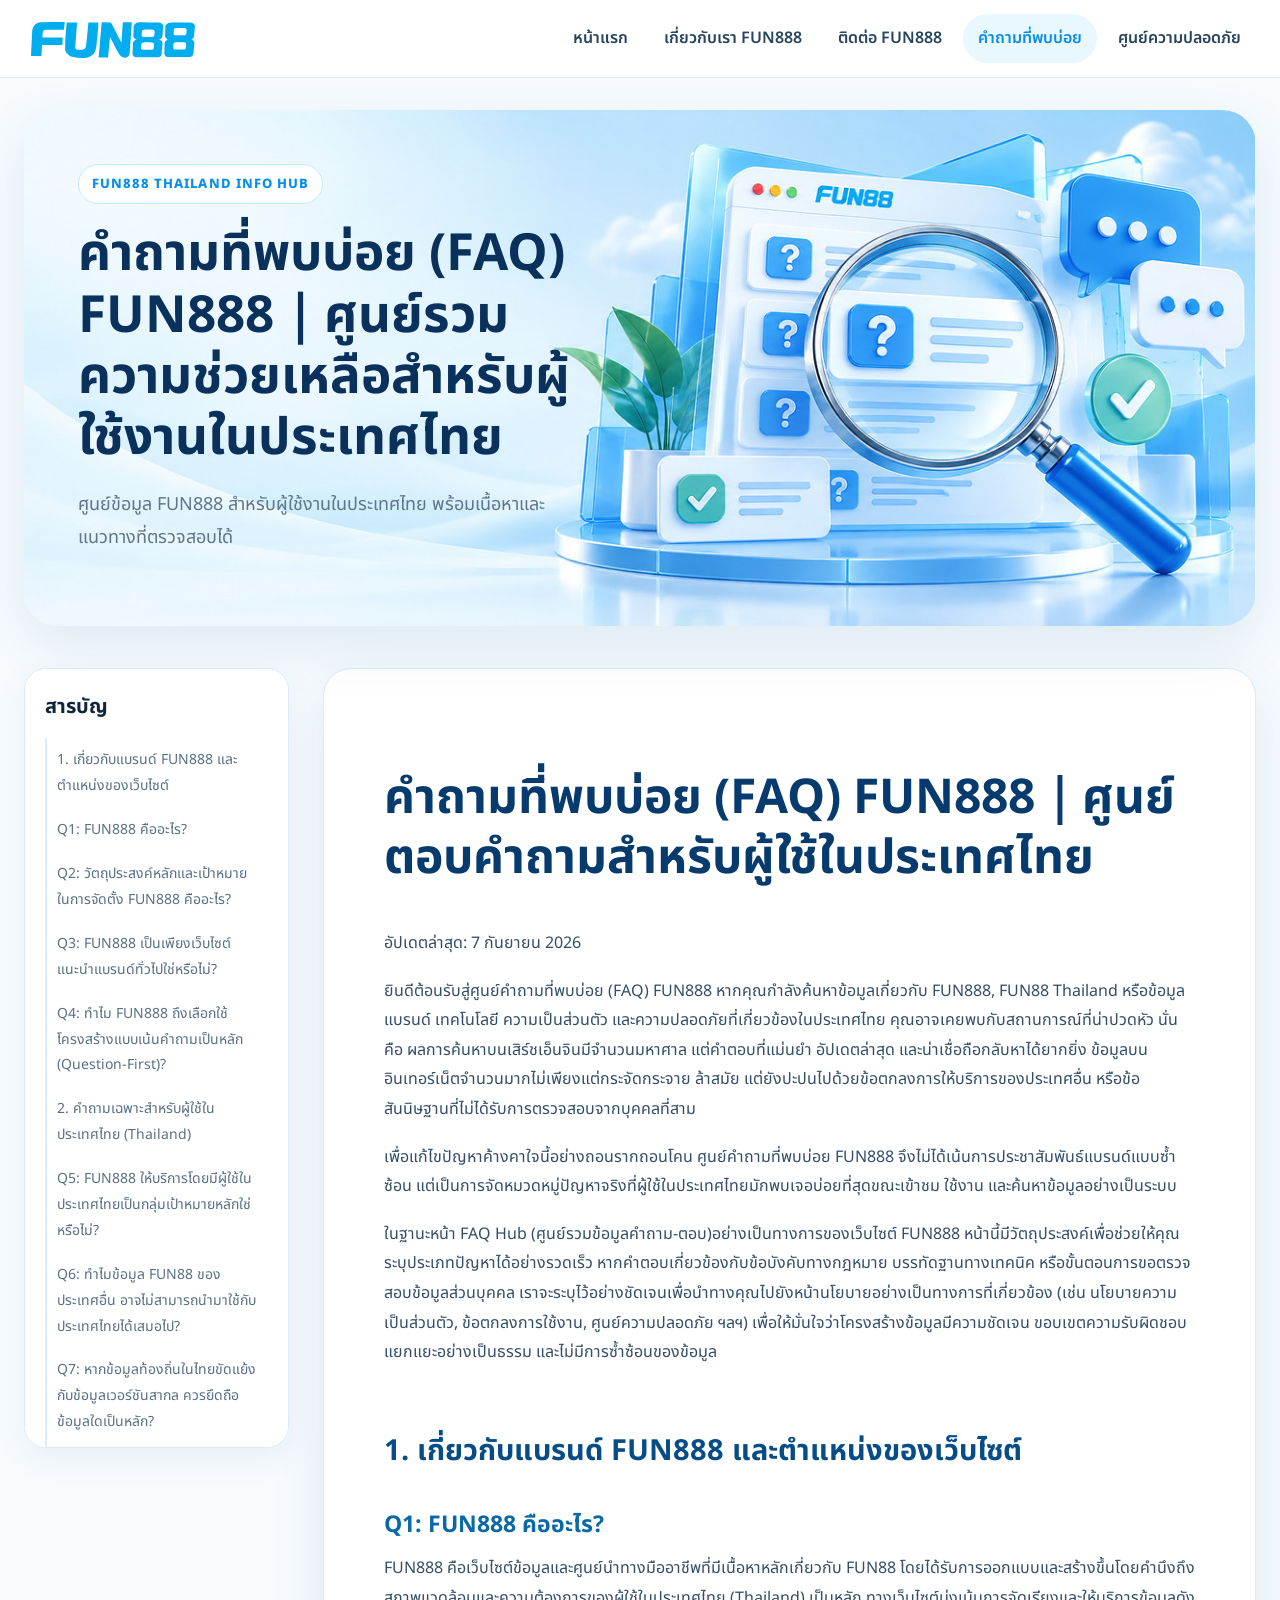
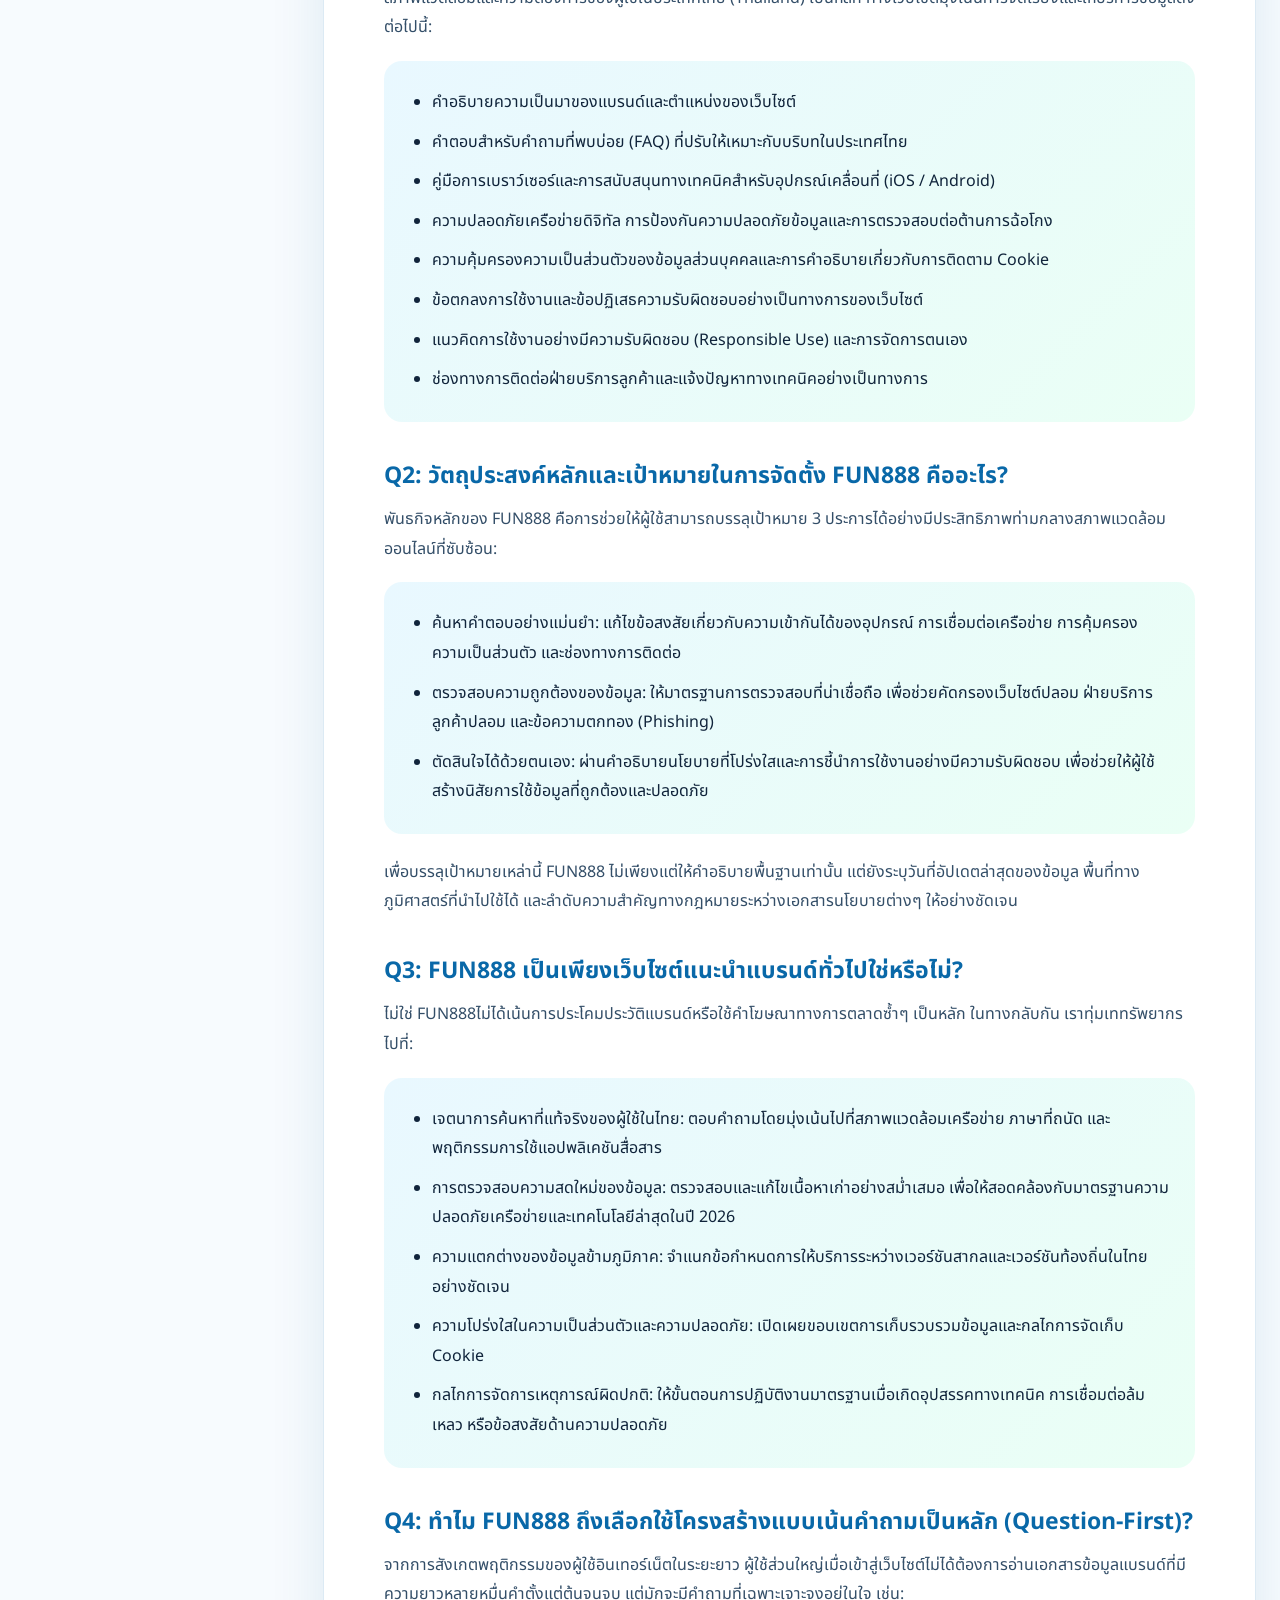
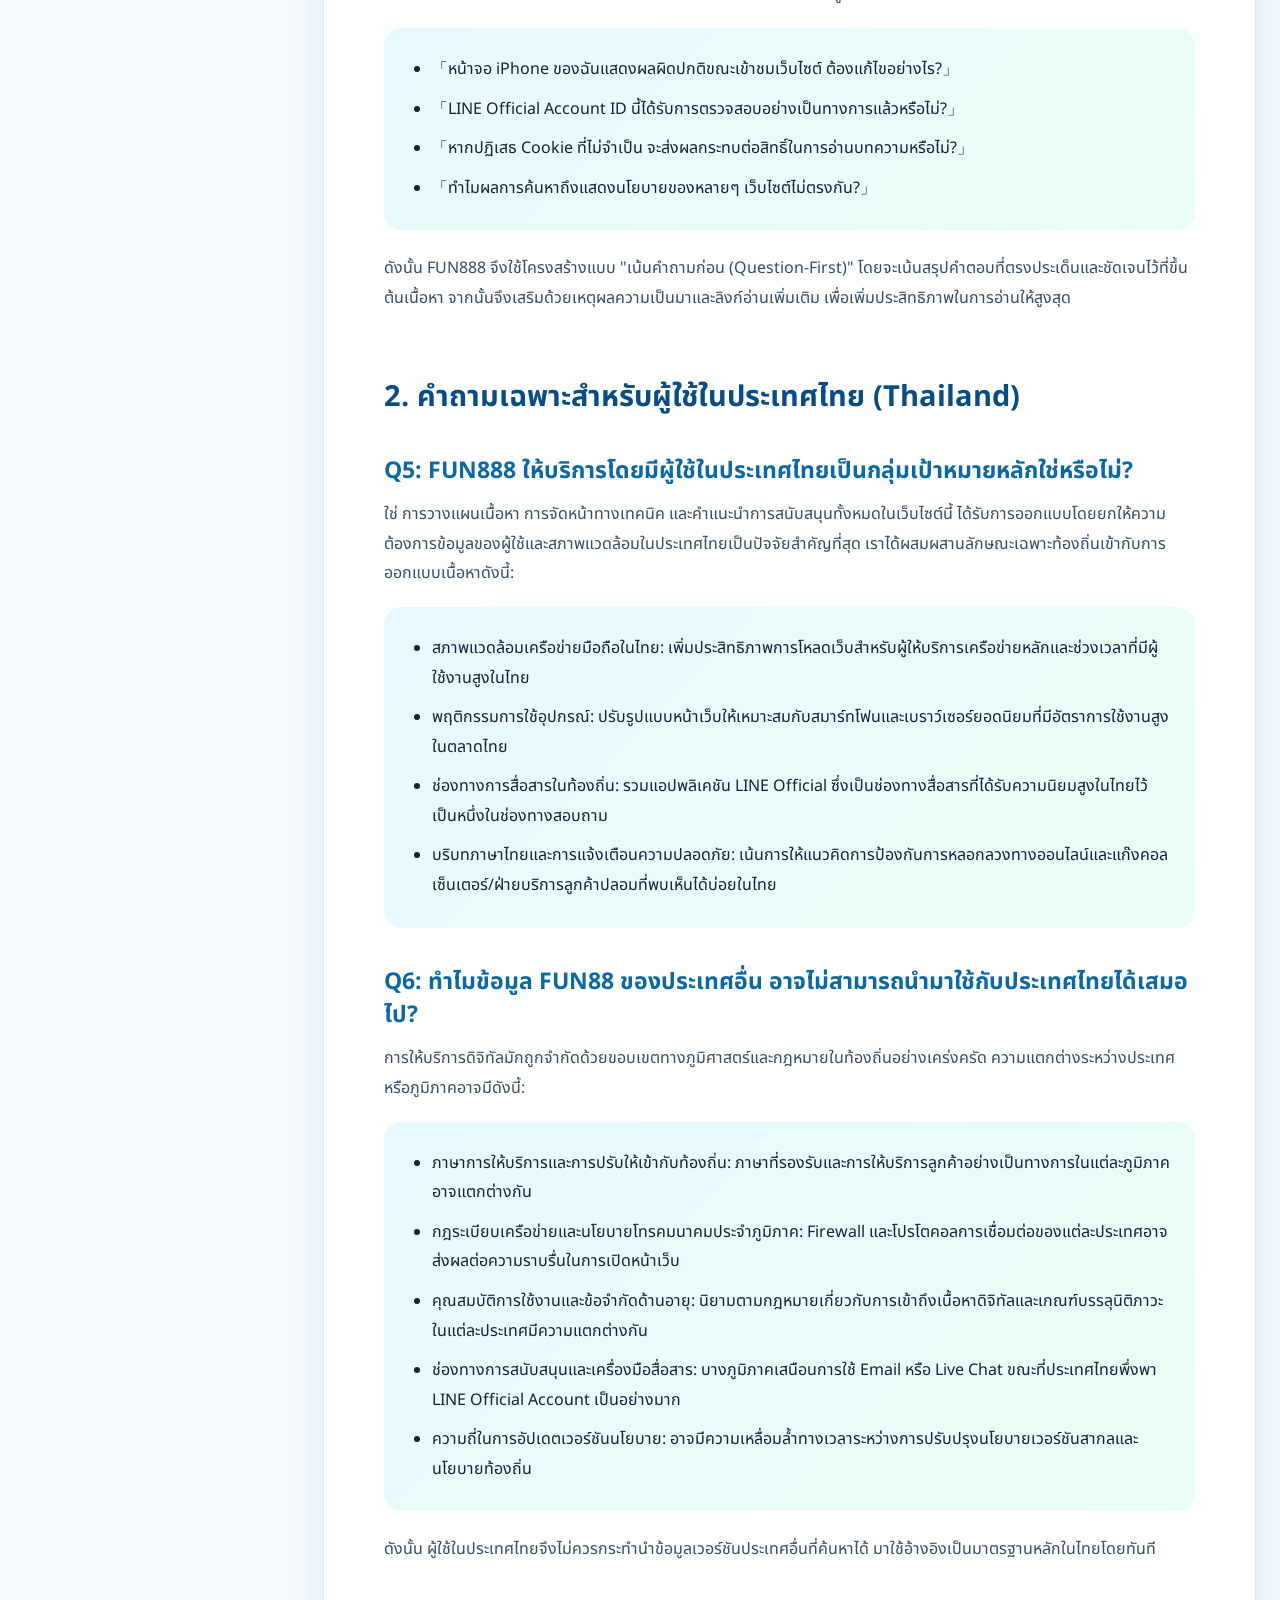
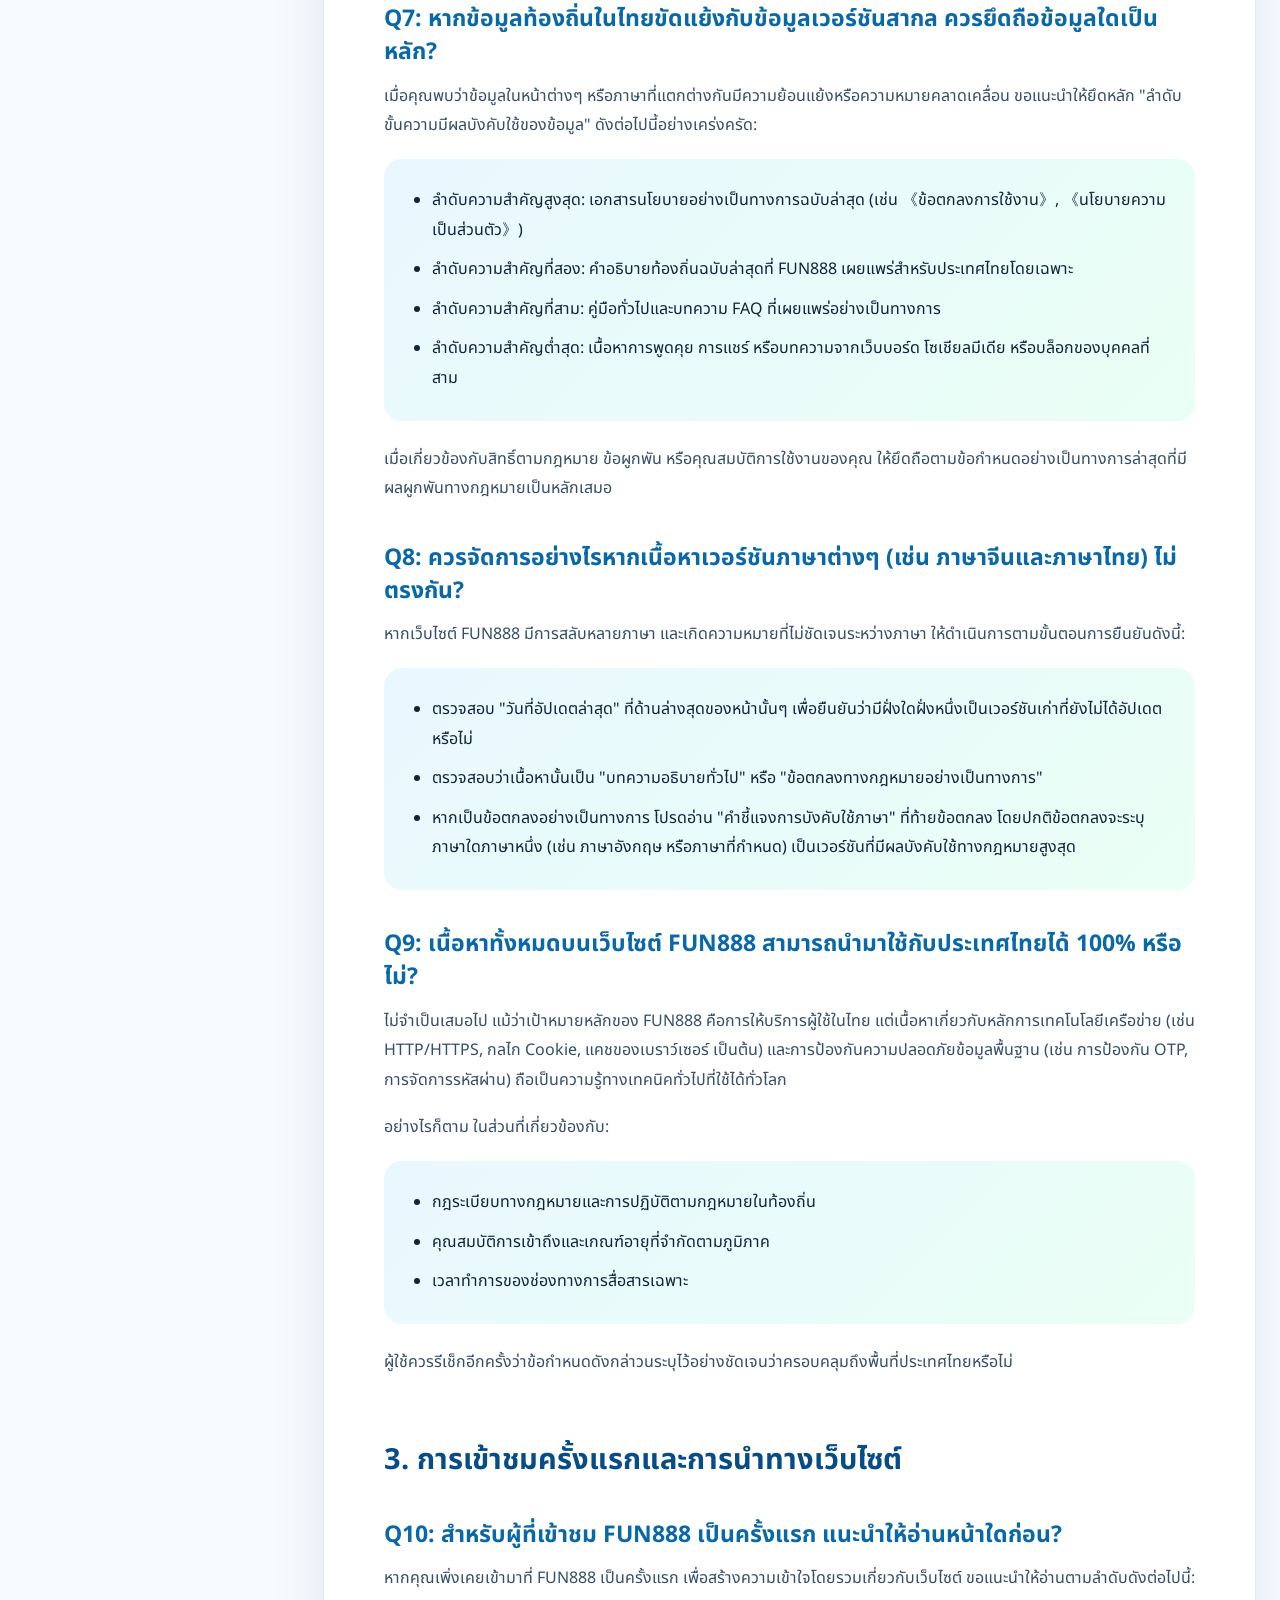
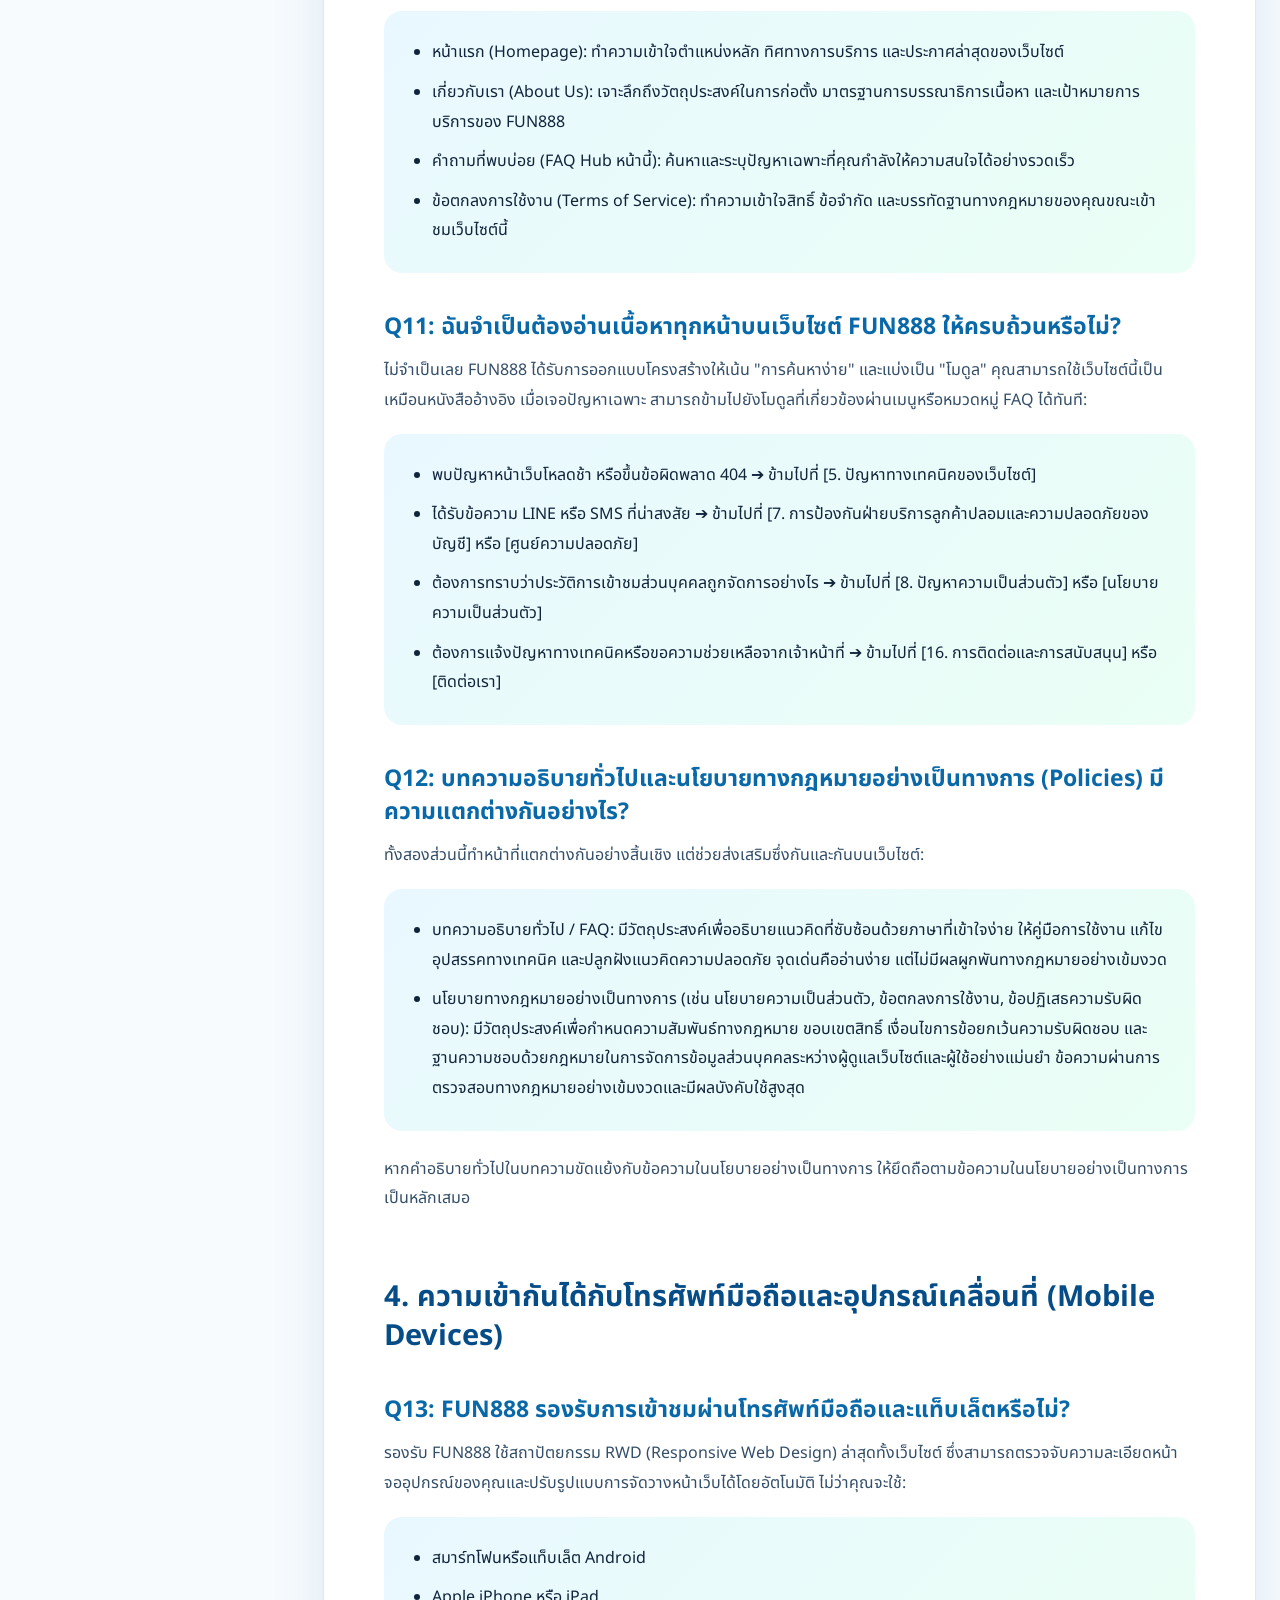
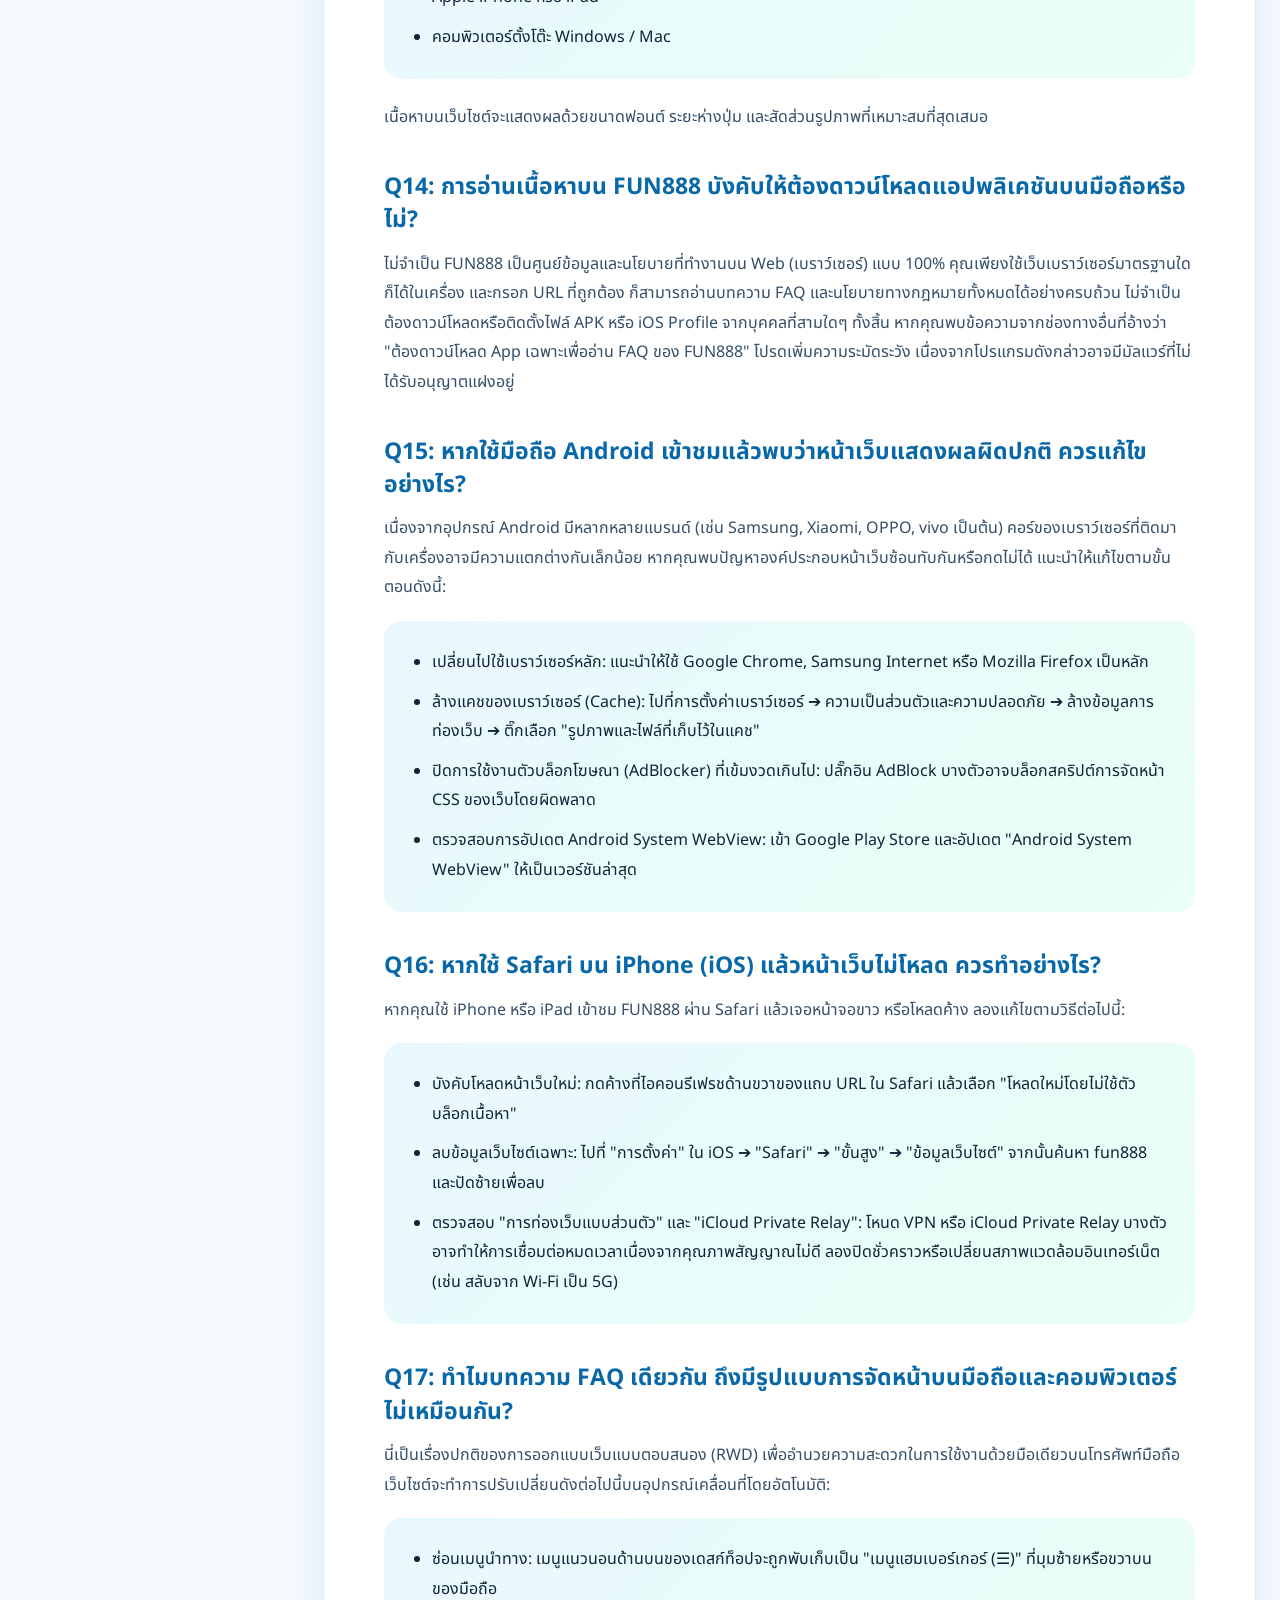
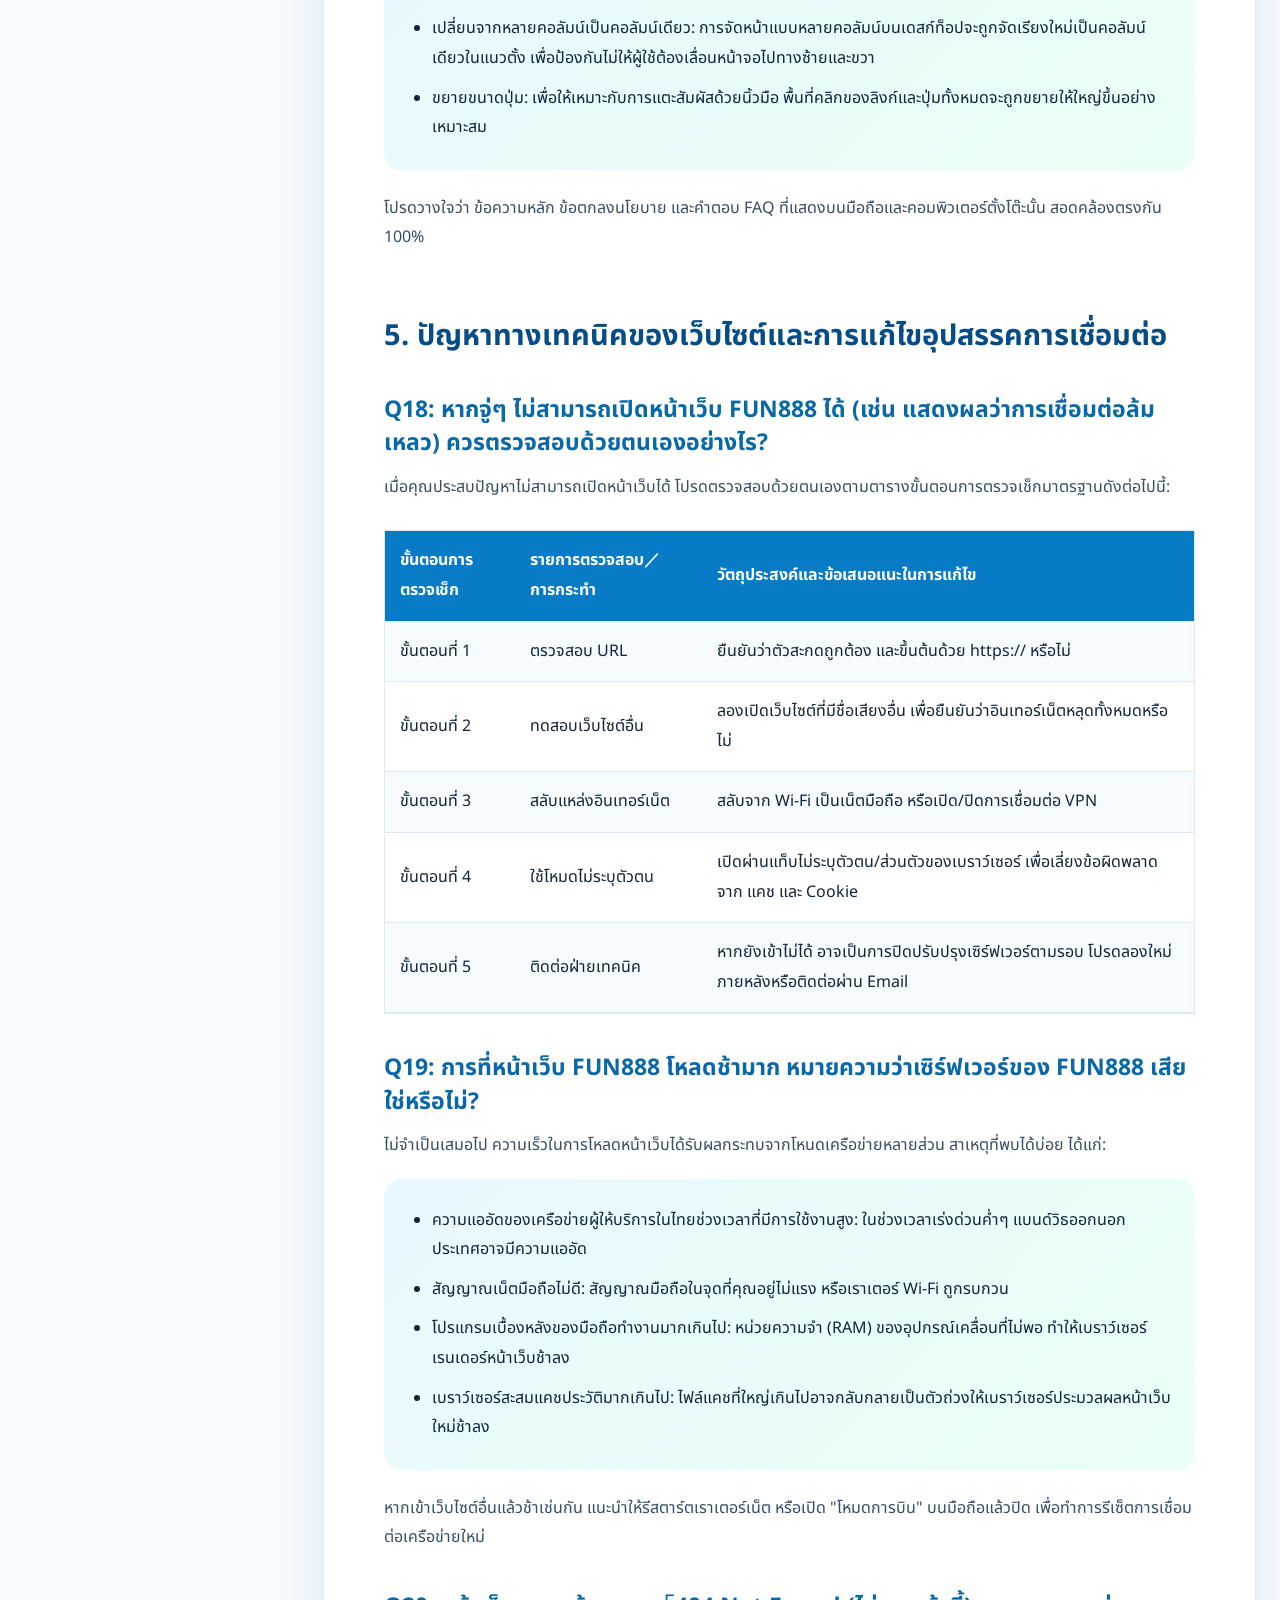
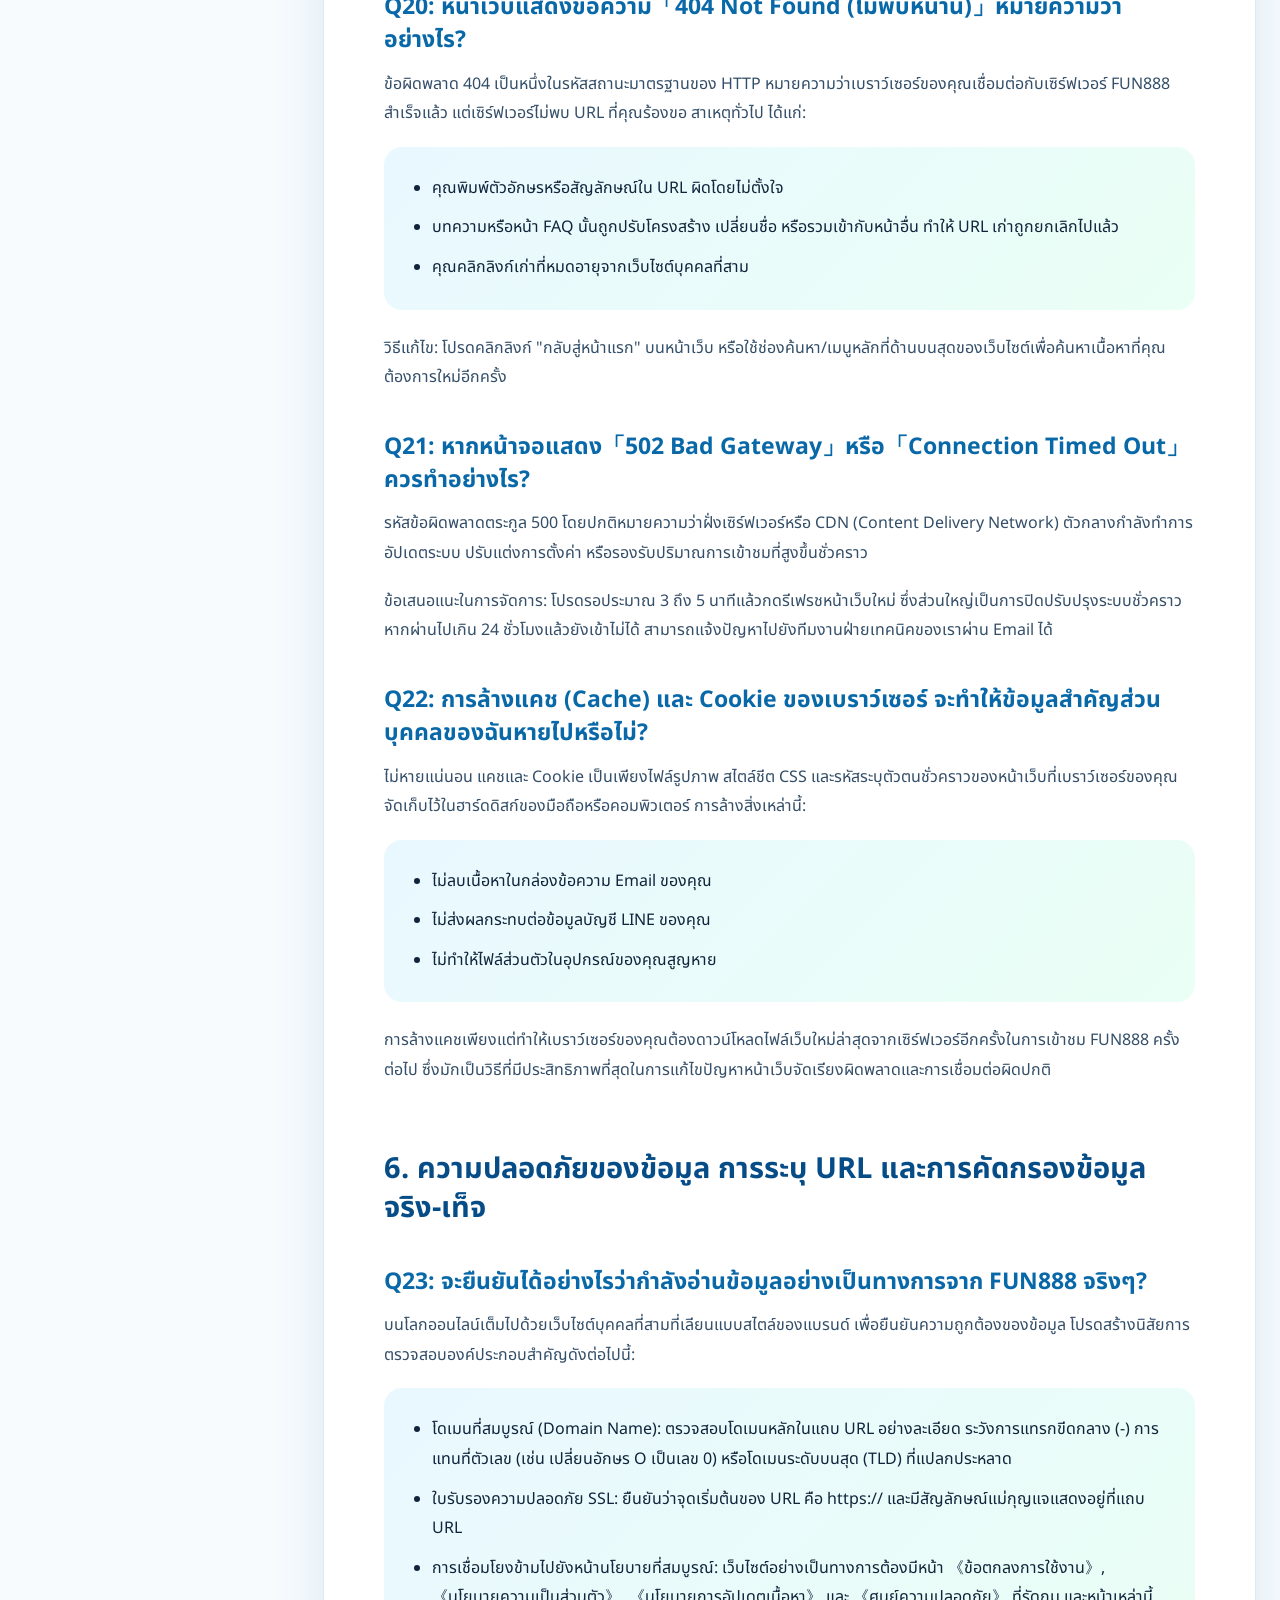
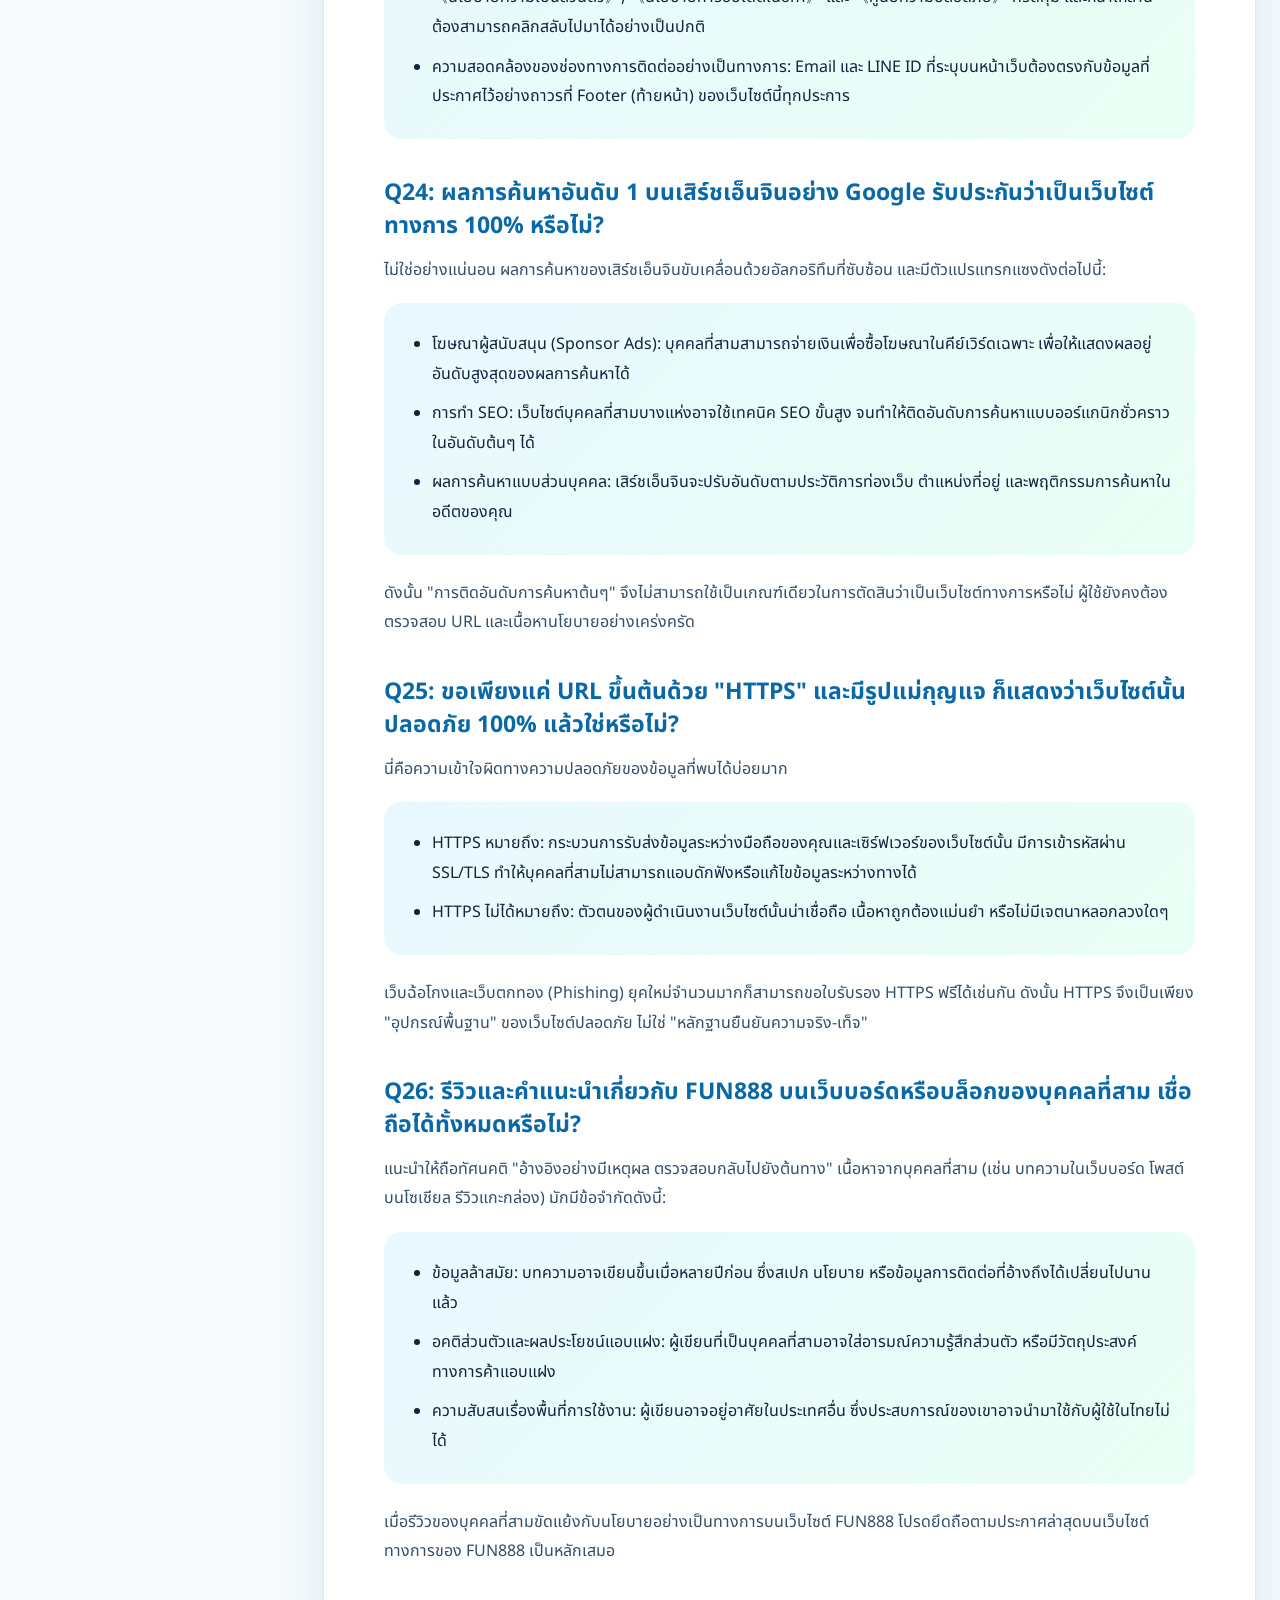
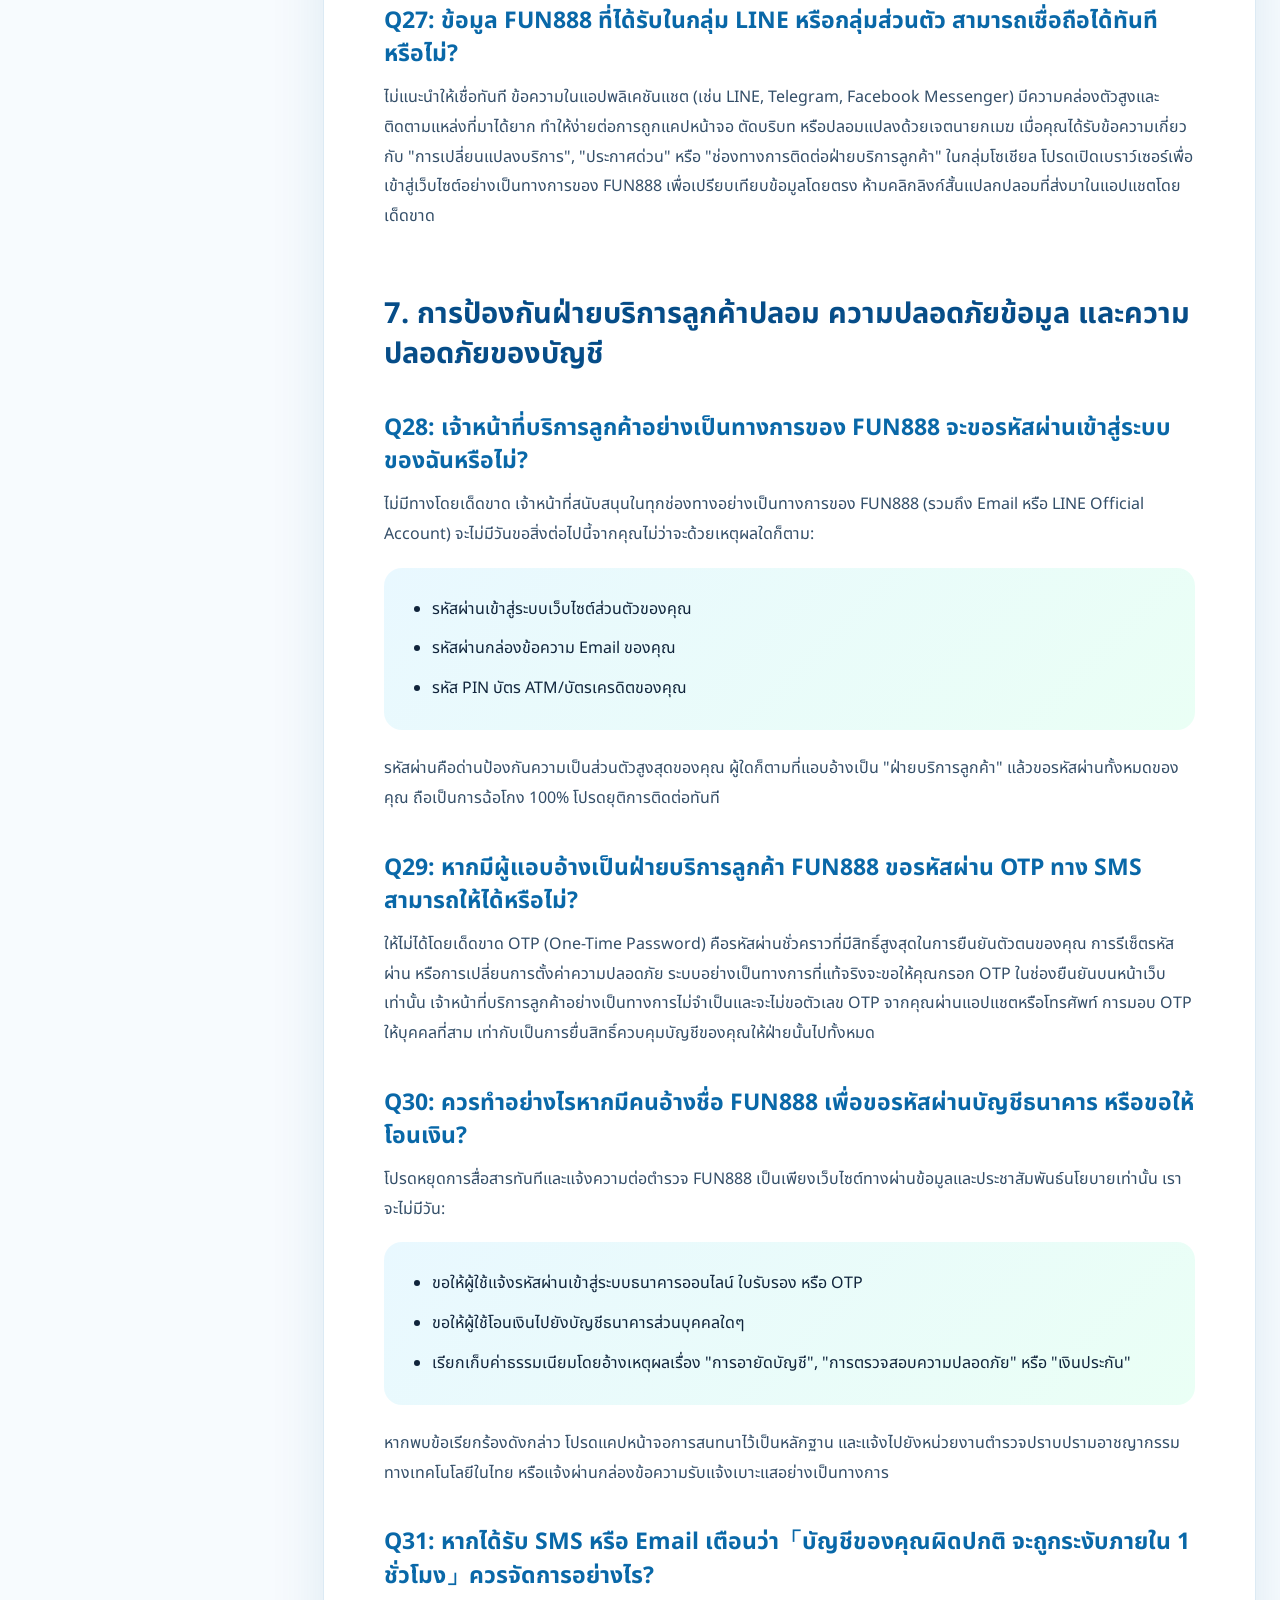
<file: faq/index.html>
<!doctype html>
<html lang="th">

<head>
    <meta charset="utf-8">
    <meta name="viewport" content="width=device-width,initial-scale=1">
    <title>คำถามที่พบบ่อย (FAQ) FUN888｜ศูนย์รวมความช่วยเหลือสำหรับผู้ใช้งานในประเทศไทย</title>
    <meta name="description" content="ศูนย์ข้อมูล FUN888 สำหรับผู้ใช้งานในประเทศไทย พร้อมเนื้อหาและแนวทางที่ตรวจสอบได้">
    <link rel="canonical" href="https://fun888thcom.github.io/faq/">
    <meta property="og:type" content="website">
    <meta property="og:locale" content="th_TH">
    <meta property="og:title" content="คำถามที่พบบ่อย (FAQ) FUN888｜ศูนย์รวมความช่วยเหลือสำหรับผู้ใช้งานในประเทศไทย">
    <meta property="og:description"
        content="ศูนย์ข้อมูล FUN888 สำหรับผู้ใช้งานในประเทศไทย พร้อมเนื้อหาและแนวทางที่ตรวจสอบได้">
    <meta property="og:url" content="https://fun888thcom.github.io/faq/">
    <meta property="og:image" content="https://fun888thcom.github.io/faq/assets/images/hero-4.jpg">
    <meta name="robots" content="index,follow">
    <link rel="icon" href="../assets/images/favicon.svg">
    <link rel="stylesheet" href="../assets/css/style.css">
    <script
        type="application/ld+json">{"@context":"https://schema.org","@type":"WebPage","name":"คำถามที่พบบ่อย (FAQ) FUN888｜ศูนย์รวมความช่วยเหลือสำหรับผู้ใช้งานในประเทศไทย","description":"ศูนย์ข้อมูล FUN888 สำหรับผู้ใช้งานในประเทศไทย พร้อมเนื้อหาและแนวทางที่ตรวจสอบได้","url":"https://fun888thcom.github.io/faq/","inLanguage":"th"}</script>
</head>

<body>
    <header>
        <div class="topbar"><a class="brand" href="../"><img src="../assets/images/logo.svg" alt="FUN888"></a><button
                class="menu" aria-label="เปิดเมนู" aria-expanded="false">☰</button>
            <nav><a href="../">หน้าแรก</a><a href="../about-us/">เกี่ยวกับเรา FUN888</a><a href="../contact-us/">ติดต่อ
                    FUN888</a><a href="../faq/" class="active">คำถามที่พบบ่อย</a><a
                    href="../safety-center/">ศูนย์ความปลอดภัย</a></nav>
        </div>
    </header>
    <main>
        <section class="hero" style="background-image:url(../assets/images/hero-4.jpg)">
            <div class="hero-copy"><span class="eyebrow">FUN888 THAILAND INFO HUB</span>
                <h1>คำถามที่พบบ่อย (FAQ) FUN888｜ศูนย์รวมความช่วยเหลือสำหรับผู้ใช้งานในประเทศไทย</h1>
                <p>ศูนย์ข้อมูล FUN888 สำหรับผู้ใช้งานในประเทศไทย พร้อมเนื้อหาและแนวทางที่ตรวจสอบได้</p>
            </div> 
        </section>
        <div class="layout">
            <aside><strong>สารบัญ</strong>
                <div class="toc"><a href="#section-1">1. เกี่ยวกับแบรนด์ FUN888 และตำแหน่งของเว็บไซต์</a><a
                        href="#section-2">Q1: FUN888 คืออะไร?</a><a href="#section-3">Q2:
                        วัตถุประสงค์หลักและเป้าหมายในการจัดตั้ง FUN888 คืออะไร?</a><a href="#section-4">Q3: FUN888
                        เป็นเพียงเว็บไซต์แนะนำแบรนด์ทั่วไปใช่หรือไม่?</a><a href="#section-5">Q4: ทำไม FUN888
                        ถึงเลือกใช้โครงสร้างแบบเน้นคำถามเป็นหลัก (Question-First)?</a><a href="#section-6">2.
                        คำถามเฉพาะสำหรับผู้ใช้ในประเทศไทย (Thailand)</a><a href="#section-7">Q5: FUN888
                        ให้บริการโดยมีผู้ใช้ในประเทศไทยเป็นกลุ่มเป้าหมายหลักใช่หรือไม่?</a><a href="#section-8">Q6:
                        ทำไมข้อมูล FUN88 ของประเทศอื่น อาจไม่สามารถนำมาใช้กับประเทศไทยได้เสมอไป?</a><a
                        href="#section-9">Q7: หากข้อมูลท้องถิ่นในไทยขัดแย้งกับข้อมูลเวอร์ชันสากล
                        ควรยึดถือข้อมูลใดเป็นหลัก?</a><a href="#section-10">Q8:
                        ควรจัดการอย่างไรหากเนื้อหาเวอร์ชันภาษาต่างๆ (เช่น ภาษาจีนและภาษาไทย) ไม่ตรงกัน?</a><a
                        href="#section-11">Q9: เนื้อหาทั้งหมดบนเว็บไซต์ FUN888 สามารถนำมาใช้กับประเทศไทยได้ 100%
                        หรือไม่?</a><a href="#section-12">3. การเข้าชมครั้งแรกและการนำทางเว็บไซต์</a><a
                        href="#section-13">Q10: สำหรับผู้ที่เข้าชม FUN888 เป็นครั้งแรก แนะนำให้อ่านหน้าใดก่อน?</a><a
                        href="#section-14">Q11: ฉันจำเป็นต้องอ่านเนื้อหาทุกหน้าบนเว็บไซต์ FUN888
                        ให้ครบถ้วนหรือไม่?</a><a href="#section-15">Q12:
                        บทความอธิบายทั่วไปและนโยบายทางกฎหมายอย่างเป็นทางการ (Policies) มีความแตกต่างกันอย่างไร?</a><a
                        href="#section-16">4. ความเข้ากันได้กับโทรศัพท์มือถือและอุปกรณ์เคลื่อนที่ (Mobile Devices)</a><a
                        href="#section-17">Q13: FUN888 รองรับการเข้าชมผ่านโทรศัพท์มือถือและแท็บเล็ตหรือไม่?</a><a
                        href="#section-18">Q14: การอ่านเนื้อหาบน FUN888
                        บังคับให้ต้องดาวน์โหลดแอปพลิเคชันบนมือถือหรือไม่?</a><a href="#section-19">Q15: หากใช้มือถือ
                        Android เข้าชมแล้วพบว่าหน้าเว็บแสดงผลผิดปกติ ควรแก้ไขอย่างไร?</a><a href="#section-20">Q16:
                        หากใช้ Safari บน iPhone (iOS) แล้วหน้าเว็บไม่โหลด ควรทำอย่างไร?</a><a href="#section-21">Q17:
                        ทำไมบทความ FAQ เดียวกัน ถึงมีรูปแบบการจัดหน้าบนมือถือและคอมพิวเตอร์ไม่เหมือนกัน?</a><a
                        href="#section-22">5. ปัญหาทางเทคนิคของเว็บไซต์และการแก้ไขอุปสรรคการเชื่อมต่อ</a><a
                        href="#section-23">Q18: หากจู่ๆ ไม่สามารถเปิดหน้าเว็บ FUN888 ได้ (เช่น
                        แสดงผลว่าการเชื่อมต่อล้มเหลว) ควรตรวจสอบด้วยตนเองอย่างไร?</a><a href="#section-24">Q19:
                        การที่หน้าเว็บ FUN888 โหลดช้ามาก หมายความว่าเซิร์ฟเวอร์ของ FUN888 เสียใช่หรือไม่?</a><a
                        href="#section-25">Q20: หน้าเว็บแสดงข้อความ「404 Not Found
                        (ไม่พบหน้านี้)」หมายความว่าอย่างไร?</a><a href="#section-26">Q21: หากหน้าจอแสดง「502 Bad
                        Gateway」หรือ「Connection Timed Out」ควรทำอย่างไร?</a><a href="#section-27">Q22: การล้างแคช (Cache)
                        และ Cookie ของเบราว์เซอร์ จะทำให้ข้อมูลสำคัญส่วนบุคคลของฉันหายไปหรือไม่?</a><a
                        href="#section-28">6. ความปลอดภัยของข้อมูล การระบุ URL และการคัดกรองข้อมูลจริง-เท็จ</a><a
                        href="#section-29">Q23: จะยืนยันได้อย่างไรว่ากำลังอ่านข้อมูลอย่างเป็นทางการจาก FUN888
                        จริงๆ?</a><a href="#section-30">Q24: ผลการค้นหาอันดับ 1 บนเสิร์ชเอ็นจินอย่าง Google
                        รับประกันว่าเป็นเว็บไซต์ทางการ 100% หรือไม่?</a><a href="#section-31">Q25: ขอเพียงแค่ URL
                        ขึ้นต้นด้วย &quot;HTTPS&quot; และมีรูปแม่กุญแจ ก็แสดงว่าเว็บไซต์นั้นปลอดภัย 100%
                        แล้วใช่หรือไม่?</a><a href="#section-32">Q26: รีวิวและคำแนะนำเกี่ยวกับ FUN888
                        บนเว็บบอร์ดหรือบล็อกของบุคคลที่สาม เชื่อถือได้ทั้งหมดหรือไม่?</a><a href="#section-33">Q27:
                        ข้อมูล FUN888 ที่ได้รับในกลุ่ม LINE หรือกลุ่มส่วนตัว สามารถเชื่อถือได้ทันทีหรือไม่?</a><a
                        href="#section-34">7. การป้องกันฝ่ายบริการลูกค้าปลอม ความปลอดภัยข้อมูล
                        และความปลอดภัยของบัญชี</a><a href="#section-35">Q28: เจ้าหน้าที่บริการลูกค้าอย่างเป็นทางการของ
                        FUN888 จะขอรหัสผ่านเข้าสู่ระบบของฉันหรือไม่?</a><a href="#section-36">Q29:
                        หากมีผู้แอบอ้างเป็นฝ่ายบริการลูกค้า FUN888 ขอรหัสผ่าน OTP ทาง SMS สามารถให้ได้หรือไม่?</a><a
                        href="#section-37">Q30: ควรทำอย่างไรหากมีคนอ้างชื่อ FUN888 เพื่อขอรหัสผ่านบัญชีธนาคาร
                        หรือขอให้โอนเงิน?</a><a href="#section-38">Q31: หากได้รับ SMS หรือ Email
                        เตือนว่า「บัญชีของคุณผิดปกติ จะถูกระงับภายใน 1 ชั่วโมง」ควรจัดการอย่างไร?</a><a
                        href="#section-39">Q32: หากค้นหา LINE Official Account แล้วพบว่าชื่อและรูปโปรไฟล์เหมือนกับ
                        FUN888 เป๊ะๆ จะสามารถเชื่อถือได้ทันทีหรือไม่?</a><a href="#section-40">8.
                        ปัญหาความเป็นส่วนตัวของข้อมูลส่วนบุคคล</a><a href="#section-41">Q33: FUN888
                        มีการจัดทำนโยบายความเป็นส่วนตัวของข้อมูลส่วนบุคคลอย่างเป็นทางการหรือไม่?</a><a
                        href="#section-42">Q34: หากฉันแค่เปิดอ่านหน้าเว็บ FUN888 โดยไม่ได้กรอกแบบฟอร์มใดๆ
                        จะเกิดข้อมูลส่วนบุคคลขึ้นหรือไม่?</a><a href="#section-43">Q35: เมื่อติดต่อ FUN888 ผ่าน Email
                        ข้อมูลส่วนบุคคลของฉันจะถูกจัดการอย่างไร?</a><a href="#section-44">Q36: การติดต่อ FUN888 ผ่าน
                        LINE Official Account มีการจัดการข้อมูลต่างจาก Email อย่างไร?</a><a href="#section-45">Q37:
                        ฉันสามารถขอให้ FUN888 ตรวจสอบ แก้ไข หรือลบประวัติการติดต่อส่วนตัวของฉันได้หรือไม่?</a><a
                        href="#section-46">9. เทคโนโลยีการติดตาม Cookie และการตั้งค่าความยินยอม</a><a
                        href="#section-47">Q38: Cookie คืออะไร? ทำไม FUN888 ถึงต้องใช้ Cookie?</a><a
                        href="#section-48">Q39: Cookie จะทำความเสียหายต่อคอมพิวเตอร์ มือถือ
                        หรือแพร่ไวรัสคอมพิวเตอร์หรือไม่?</a><a href="#section-49">Q40: เมื่อเข้าชม FUN888
                        ฉันจำเป็นต้องยอมรับ Cookie ทั้งหมดหรือไม่?</a><a href="#section-50">Q41: หากฉันเลือก「ปฏิเสธ
                        Cookie ที่ไม่จำเป็นทั้งหมด」ในเบราว์เซอร์ จะส่งผลต่อการอ่านหน้าเว็บหรือไม่?</a><a
                        href="#section-51">Q42: หากฉันลบ Cookie ทั้งหมดในเบราว์เซอร์
                        จะถือเป็นการลบข้อมูลส่วนบุคคลทั้งหมดโดยสิ้นเชิงหรือไม่?</a><a href="#section-52">Q43:
                        ฉันสามารถเปลี่ยนใจและแก้ไขการเลือก หลังจากที่เคยยินยอมตั้งค่า Cookieไปแล้วได้หรือไม่?</a><a
                        href="#section-53">10. ข้อตกลงและเงื่อนไขการใช้งานเว็บไซต์</a><a href="#section-54">Q44:
                        ทำไมผู้ใช้ถึงต้องใส่ใจและอ่าน《ข้อตกลงการใช้งาน》?</a><a href="#section-55">Q45:
                        ฉันแค่ต้องการหาคำตอบอย่างรวดเร็ว สามารถอ่านแค่ FAQ โดยไม่อ่าน《ข้อตกลงการใช้งาน》ได้หรือไม่?</a><a
                        href="#section-56">Q46: หากคำอธิบายภาษาพูดในหน้า FAQ
                        ขัดแย้งกับข้อความอย่างเป็นทางการใน《ข้อตกลงการใช้งาน》 ควรยึดถือสิ่งใดเป็นหลัก?</a><a
                        href="#section-57">11. ข้อปฏิเสธความรับผิดชอบและขอบเขตของข้อมูล</a><a href="#section-58">Q47:
                        FUN888 สัญญาและรับประกันหรือไม่ว่า บทความและคำตอบทั้งหมดบนเว็บไซต์จะถูกต้องแม่นยำ 100%
                        ตลอดไป?</a><a href="#section-59">Q48: เนื้อหาที่ FUN888 ให้ไว้
                        สามารถถือเป็นคำปรึกษาเชี่ยวชาญด้านกฎหมาย การเงิน หรือความปลอดภัยข้อมูลได้หรือไม่?</a><a
                        href="#section-60">Q49: ลิงก์ไปยังเว็บไซต์ภายนอกที่อยู่ในบทความของ FUN888 หมายความว่า FUN888
                        การันตีให้ฝ่ายนั้นใช่หรือไม่?</a><a href="#section-61">12. การใช้งานอย่างมีความรับผิดชอบ
                        (Responsible Use) และการจัดการตนเอง</a><a href="#section-62">Q50: แนวคิด
                        &quot;การใช้งานอย่างมีความรับผิดชอบ (Responsible Use)&quot; ที่ FUN888 รณรงค์
                        ประกอบด้วยแนวคิดหลักอะไรบ้าง?</a><a href="#section-63">Q51:
                        สามารถนำกิจกรรมออนไลน์ที่มีผลลัพธ์ไม่แน่นอน
                        มาใช้เป็นเครื่องมือเพิ่มรายได้ประจำหรือการลงทุนได้หรือไม่?</a><a href="#section-64">Q52:
                        หากเงินไม่พอ สามารถกู้ยืม ใช้บัตรเครดิตถอนเงินสด
                        หรือยืมเงินญาติมิตรเพื่อเข้าร่วมกิจกรรมความเสี่ยงสูงได้หรือไม่?</a><a href="#section-65">Q53:
                        &quot;การไล่ตามความสูญเสีย (Chasing Losses)&quot; คืออะไร?
                        ทำไมมันถึงเป็นทัศนคติที่อันตรายอย่างยิ่ง?</a><a href="#section-66">Q54: มีสัญญาณชัดเจนอะไรบ้าง
                        ที่แสดงว่าผู้ใช้อาจตกอยู่ในความเสี่ยงของการขาดการควบคุมพฤติกรรมแล้ว?</a><a
                        href="#section-67">Q55: เมื่อพบว่าตนเองไม่สามารถควบคุมพฤติกรรมได้แล้ว
                        ควรขอความช่วยเหลือที่เป็นรูปธรรมจากที่ใด?</a><a href="#section-68">13.
                        นโยบายคุ้มครองผู้เยาว์</a><a href="#section-69">Q56:
                        ผู้เยาว์สามารถเข้าถึงบริการที่มีข้อจำกัดด้านอายุบน FUN888 ได้หรือไม่?</a><a
                        href="#section-70">Q57: ผู้ปกครองหรือผู้ดูแลสามารถใช้มาตรการรูปธรรมใดได้บ้าง
                        เพื่อป้องกันไม่ให้บุตรหลานที่เป็นผู้เยาว์สัมผัสกับเนื้อหาออนไลน์ที่ไม่เหมาะสม?</a><a
                        href="#section-71">14. กลไกการตรวจสอบเนื้อหา การอัปเดต และการรายงานข้อผิดพลาด</a><a
                        href="#section-72">Q58: หลังจากบทความบนเว็บไซต์ FUN888 เผยแพร่แล้ว
                        ทีมบรรณาธิการยังจะทำการแก้ไขและบำรุงรักษาในภายหลังหรือไม่?</a><a href="#section-73">Q59:
                        ผู้ใช้จะทราบได้อย่างไรว่าเนื้อหาในบทความหรือ FAQ หน้าใดหน้าหนึ่งยังคงเป็นข้อมูลล่าสุด?</a><a
                        href="#section-74">Q60: หากผู้ใช้พบข้อมูลที่ผิดพลาดบนเว็บไซต์ FUN888
                        ควรทำการรายงานอย่างไร?</a><a href="#section-75">15. หัวข้อพิเศษ ศูนย์ความปลอดภัย (Safety
                        Center)</a><a href="#section-76">Q61: 「ศูนย์ความปลอดภัย」ของ FUN888
                        มีฟังก์ชันแตกต่างจากหน้า「FAQ」ทั่วไปอย่างไร?</a><a href="#section-77">Q62: เมื่อฉันได้รับลิงก์
                        SMS ที่น่าสงสัย หรือ Email ที่อ้างว่าเป็น FUN888
                        ขั้นตอนการจัดการที่ศูนย์ความปลอดภัยแนะนำคืออะไร?</a><a href="#section-78">16.
                        ฝ่ายบริการลูกค้าอย่างเป็นทางการ ช่องทางการติดต่อ และประตูการสนับสนุน</a><a
                        href="#section-79">Q63: ปัญหาเฉพาะใดบ้างที่เหมาะกับการติดต่อทีมงาน FUN888
                        โดยตรงผ่านช่องทาง「ติดต่อเรา」?</a><a href="#section-80">Q64: เมื่อเจอปัญหาทั่วไป
                        ควรค้นหาฝ่ายบริการลูกค้าที่เป็นคนจริงๆ ในทันทีหรือไม่?</a><a href="#section-81">Q65:
                        ฉันควรเลือกติดต่อ FUN888 ผ่าน Email, LINE หรือโทรศัพท์?</a><a href="#section-82">Q66: ทำไมหน้า
                        FAQ ถึงไม่ลงรายละเอียดข้อความ Email เบอร์โทรศัพท์ และที่อยู่อย่างซ้ำซ้อน?</a><a
                        href="#section-83">17. คำแนะนำในการปฏิบัติตนเมื่อไม่พบคำตอบใน FAQ</a><a href="#section-84">18.
                        ตารางประเมินตนเองอย่างรวดเร็ว FUN888 FAQ (Self-Checklist)</a><a
                        href="#section-85">วัตถุประสงค์ของ FAQ: ทำให้การหาข้อมูลเป็นเรื่องง่าย ไม่ใช่ซับซ้อนขึ้น</a>
                </div>
            </aside>
            <article>
                <h1 id="section-1">คำถามที่พบบ่อย (FAQ) FUN888｜ศูนย์ตอบคำถามสำหรับผู้ใช้ในประเทศไทย</h1>
                <p>อัปเดตล่าสุด: 7 กันยายน 2026</p>
                <p>ยินดีต้อนรับสู่ศูนย์คำถามที่พบบ่อย (FAQ) FUN888 หากคุณกำลังค้นหาข้อมูลเกี่ยวกับ FUN888, FUN88
                    Thailand หรือข้อมูลแบรนด์ เทคโนโลยี ความเป็นส่วนตัว และความปลอดภัยที่เกี่ยวข้องในประเทศไทย
                    คุณอาจเคยพบกับสถานการณ์ที่น่าปวดหัว นั่นคือ ผลการค้นหาบนเสิร์ชเอ็นจินมีจำนวนมหาศาล แต่คำตอบที่แม่นยำ
                    อัปเดตล่าสุด และน่าเชื่อถือกลับหาได้ยากยิ่ง ข้อมูลบนอินเทอร์เน็ตจำนวนมากไม่เพียงแต่กระจัดกระจาย
                    ล้าสมัย แต่ยังปะปนไปด้วยข้อตกลงการให้บริการของประเทศอื่น
                    หรือข้อสันนิษฐานที่ไม่ได้รับการตรวจสอบจากบุคคลที่สาม</p>
                <p>เพื่อแก้ไขปัญหาค้างคาใจนี้อย่างถอนรากถอนโคน ศูนย์คำถามที่พบบ่อย FUN888
                    จึงไม่ได้เน้นการประชาสัมพันธ์แบรนด์แบบซ้ำซ้อน
                    แต่เป็นการจัดหมวดหมู่ปัญหาจริงที่ผู้ใช้ในประเทศไทยมักพบเจอบ่อยที่สุดขณะเข้าชม ใช้งาน
                    และค้นหาข้อมูลอย่างเป็นระบบ</p>
                <p>ในฐานะหน้า FAQ Hub (ศูนย์รวมข้อมูลคำถาม-ตอบ)อย่างเป็นทางการของเว็บไซต์ FUN888
                    หน้านี้มีวัตถุประสงค์เพื่อช่วยให้คุณระบุประเภทปัญหาได้อย่างรวดเร็ว
                    หากคำตอบเกี่ยวข้องกับข้อบังคับทางกฎหมาย บรรทัดฐานทางเทคนิค หรือขั้นตอนการขอตรวจสอบข้อมูลส่วนบุคคล
                    เราจะระบุไว้อย่างชัดเจนเพื่อนำทางคุณไปยังหน้านโยบายอย่างเป็นทางการที่เกี่ยวข้อง (เช่น
                    นโยบายความเป็นส่วนตัว, ข้อตกลงการใช้งาน, ศูนย์ความปลอดภัย ฯลฯ)
                    เพื่อให้มั่นใจว่าโครงสร้างข้อมูลมีความชัดเจน ขอบเขตความรับผิดชอบแยกแยะอย่างเป็นธรรม
                    และไม่มีการซ้ำซ้อนของข้อมูล</p>
                <h2 id="section-1">1. เกี่ยวกับแบรนด์ FUN888 และตำแหน่งของเว็บไซต์</h2>
                <h3 id="section-2">Q1: FUN888 คืออะไร?</h3>
                <p>FUN888 คือเว็บไซต์ข้อมูลและศูนย์นำทางมืออาชีพที่มีเนื้อหาหลักเกี่ยวกับ FUN88
                    โดยได้รับการออกแบบและสร้างขึ้นโดยคำนึงถึงสภาพแวดล้อมและความต้องการของผู้ใช้ในประเทศไทย (Thailand)
                    เป็นหลัก ทางเว็บไซต์มุ่งเน้นการจัดเรียงและให้บริการข้อมูลดังต่อไปนี้:</p>
                <ul>
                    <li>คำอธิบายความเป็นมาของแบรนด์และตำแหน่งของเว็บไซต์</li>
                    <li>คำตอบสำหรับคำถามที่พบบ่อย (FAQ) ที่ปรับให้เหมาะกับบริบทในประเทศไทย</li>
                    <li>คู่มือการเบราว์เซอร์และการสนับสนุนทางเทคนิคสำหรับอุปกรณ์เคลื่อนที่ (iOS / Android)</li>
                    <li>ความปลอดภัยเครือข่ายดิจิทัล การป้องกันความปลอดภัยข้อมูลและการตรวจสอบต่อต้านการฉ้อโกง</li>
                    <li>ความคุ้มครองความเป็นส่วนตัวของข้อมูลส่วนบุคคลและการคำอธิบายเกี่ยวกับการติดตาม Cookie</li>
                    <li>ข้อตกลงการใช้งานและข้อปฏิเสธความรับผิดชอบอย่างเป็นทางการของเว็บไซต์</li>
                    <li>แนวคิดการใช้งานอย่างมีความรับผิดชอบ (Responsible Use) และการจัดการตนเอง</li>
                    <li>ช่องทางการติดต่อฝ่ายบริการลูกค้าและแจ้งปัญหาทางเทคนิคอย่างเป็นทางการ</li>
                </ul>
                <h3 id="section-3">Q2: วัตถุประสงค์หลักและเป้าหมายในการจัดตั้ง FUN888 คืออะไร?</h3>
                <p>พันธกิจหลักของ FUN888 คือการช่วยให้ผู้ใช้สามารถบรรลุเป้าหมาย 3
                    ประการได้อย่างมีประสิทธิภาพท่ามกลางสภาพแวดล้อมออนไลน์ที่ซับซ้อน:</p>
                <ul>
                    <li>ค้นหาคำตอบอย่างแม่นยำ: แก้ไขข้อสงสัยเกี่ยวกับความเข้ากันได้ของอุปกรณ์ การเชื่อมต่อเครือข่าย
                        การคุ้มครองความเป็นส่วนตัว และช่องทางการติดต่อ</li>
                    <li>ตรวจสอบความถูกต้องของข้อมูล: ให้มาตรฐานการตรวจสอบที่น่าเชื่อถือ เพื่อช่วยคัดกรองเว็บไซต์ปลอม
                        ฝ่ายบริการลูกค้าปลอม และข้อความตกทอง (Phishing)</li>
                    <li>ตัดสินใจได้ด้วยตนเอง: ผ่านคำอธิบายนโยบายที่โปร่งใสและการชี้นำการใช้งานอย่างมีความรับผิดชอบ
                        เพื่อช่วยให้ผู้ใช้สร้างนิสัยการใช้ข้อมูลที่ถูกต้องและปลอดภัย</li>
                </ul>
                <p>เพื่อบรรลุเป้าหมายเหล่านี้ FUN888 ไม่เพียงแต่ให้คำอธิบายพื้นฐานเท่านั้น
                    แต่ยังระบุวันที่อัปเดตล่าสุดของข้อมูล พื้นที่ทางภูมิศาสตร์ที่นำไปใช้ได้
                    และลำดับความสำคัญทางกฎหมายระหว่างเอกสารนโยบายต่างๆ ให้อย่างชัดเจน</p>
                <h3 id="section-4">Q3: FUN888 เป็นเพียงเว็บไซต์แนะนำแบรนด์ทั่วไปใช่หรือไม่?</h3>
                <p>ไม่ใช่ FUN888ไม่ได้เน้นการประโคมประวัติแบรนด์หรือใช้คำโฆษณาทางการตลาดซ้ำๆ เป็นหลัก ในทางกลับกัน
                    เราทุ่มเททรัพยากรไปที่:</p>
                <ul>
                    <li>เจตนาการค้นหาที่แท้จริงของผู้ใช้ในไทย: ตอบคำถามโดยมุ่งเน้นไปที่สภาพแวดล้อมเครือข่าย ภาษาที่ถนัด
                        และพฤติกรรมการใช้แอปพลิเคชันสื่อสาร</li>
                    <li>การตรวจสอบความสดใหม่ของข้อมูล: ตรวจสอบและแก้ไขเนื้อหาเก่าอย่างสม่ำเสมอ
                        เพื่อให้สอดคล้องกับมาตรฐานความปลอดภัยเครือข่ายและเทคโนโลยีล่าสุดในปี 2026</li>
                    <li>ความแตกต่างของข้อมูลข้ามภูมิภาค:
                        จำแนกข้อกำหนดการให้บริการระหว่างเวอร์ชันสากลและเวอร์ชันท้องถิ่นในไทยอย่างชัดเจน</li>
                    <li>ความโปร่งใสในความเป็นส่วนตัวและความปลอดภัย: เปิดเผยขอบเขตการเก็บรวบรวมข้อมูลและกลไกการจัดเก็บ
                        Cookie</li>
                    <li>กลไกการจัดการเหตุการณ์ผิดปกติ: ให้ขั้นตอนการปฏิบัติงานมาตรฐานเมื่อเกิดอุปสรรคทางเทคนิค
                        การเชื่อมต่อล้มเหลว หรือข้อสงสัยด้านความปลอดภัย</li>
                </ul>
                <h3 id="section-5">Q4: ทำไม FUN888 ถึงเลือกใช้โครงสร้างแบบเน้นคำถามเป็นหลัก (Question-First)?</h3>
                <p>จากการสังเกตพฤติกรรมของผู้ใช้อินเทอร์เน็ตในระยะยาว
                    ผู้ใช้ส่วนใหญ่เมื่อเข้าสู่เว็บไซต์ไม่ได้ต้องการอ่านเอกสารข้อมูลแบรนด์ที่มีความยาวหลายหมื่นคำตั้งแต่ต้นจนจบ
                    แต่มักจะมีคำถามที่เฉพาะเจาะจงอยู่ในใจ เช่น:</p>
                <ul>
                    <li>「หน้าจอ iPhone ของฉันแสดงผลผิดปกติขณะเข้าชมเว็บไซต์ ต้องแก้ไขอย่างไร?」</li>
                    <li>「LINE Official Account ID นี้ได้รับการตรวจสอบอย่างเป็นทางการแล้วหรือไม่?」</li>
                    <li>「หากปฏิเสธ Cookie ที่ไม่จำเป็น จะส่งผลกระทบต่อสิทธิ์ในการอ่านบทความหรือไม่?」</li>
                    <li>「ทำไมผลการค้นหาถึงแสดงนโยบายของหลายๆ เว็บไซต์ไม่ตรงกัน?」</li>
                </ul>
                <p>ดังนั้น FUN888 จึงใช้โครงสร้างแบบ &quot;เน้นคำถามก่อน (Question-First)&quot;
                    โดยจะเน้นสรุปคำตอบที่ตรงประเด็นและชัดเจนไว้ที่ขึ้นต้นเนื้อหา
                    จากนั้นจึงเสริมด้วยเหตุผลความเป็นมาและลิงก์อ่านเพิ่มเติม เพื่อเพิ่มประสิทธิภาพในการอ่านให้สูงสุด</p>
                <h2 id="section-6">2. คำถามเฉพาะสำหรับผู้ใช้ในประเทศไทย (Thailand)</h2>
                <h3 id="section-7">Q5: FUN888 ให้บริการโดยมีผู้ใช้ในประเทศไทยเป็นกลุ่มเป้าหมายหลักใช่หรือไม่?</h3>
                <p>ใช่ การวางแผนเนื้อหา การจัดหน้าทางเทคนิค และคำแนะนำการสนับสนุนทั้งหมดในเว็บไซต์นี้
                    ได้รับการออกแบบโดยยกให้ความต้องการข้อมูลของผู้ใช้และสภาพแวดล้อมในประเทศไทยเป็นปัจจัยสำคัญที่สุด
                    เราได้ผสมผสานลักษณะเฉพาะท้องถิ่นเข้ากับการออกแบบเนื้อหาดังนี้:</p>
                <ul>
                    <li>สภาพแวดล้อมเครือข่ายมือถือในไทย:
                        เพิ่มประสิทธิภาพการโหลดเว็บสำหรับผู้ให้บริการเครือข่ายหลักและช่วงเวลาที่มีผู้ใช้งานสูงในไทย</li>
                    <li>พฤติกรรมการใช้อุปกรณ์:
                        ปรับรูปแบบหน้าเว็บให้เหมาะสมกับสมาร์ทโฟนและเบราว์เซอร์ยอดนิยมที่มีอัตราการใช้งานสูงในตลาดไทย
                    </li>
                    <li>ช่องทางการสื่อสารในท้องถิ่น: รวมแอปพลิเคชัน LINE Official
                        ซึ่งเป็นช่องทางสื่อสารที่ได้รับความนิยมสูงในไทยไว้เป็นหนึ่งในช่องทางสอบถาม</li>
                    <li>บริบทภาษาไทยและการแจ้งเตือนความปลอดภัย:
                        เน้นการให้แนวคิดการป้องกันการหลอกลวงทางออนไลน์และแก๊งคอลเซ็นเตอร์/ฝ่ายบริการลูกค้าปลอมที่พบเห็นได้บ่อยในไทย
                    </li>
                </ul>
                <h3 id="section-8">Q6: ทำไมข้อมูล FUN88 ของประเทศอื่น อาจไม่สามารถนำมาใช้กับประเทศไทยได้เสมอไป?</h3>
                <p>การให้บริการดิจิทัลมักถูกจำกัดด้วยขอบเขตทางภูมิศาสตร์และกฎหมายในท้องถิ่นอย่างเคร่งครัด
                    ความแตกต่างระหว่างประเทศหรือภูมิภาคอาจมีดังนี้:</p>
                <ul>
                    <li>ภาษาการให้บริการและการปรับให้เข้ากับท้องถิ่น:
                        ภาษาที่รองรับและการให้บริการลูกค้าอย่างเป็นทางการในแต่ละภูมิภาคอาจแตกต่างกัน</li>
                    <li>กฎระเบียบเครือข่ายและนโยบายโทรคมนาคมประจำภูมิภาค: Firewall
                        และโปรโตคอลการเชื่อมต่อของแต่ละประเทศอาจส่งผลต่อความราบรื่นในการเปิดหน้าเว็บ</li>
                    <li>คุณสมบัติการใช้งานและข้อจำกัดด้านอายุ:
                        นิยามตามกฎหมายเกี่ยวกับการเข้าถึงเนื้อหาดิจิทัลและเกณฑ์บรรลุนิติภาวะในแต่ละประเทศมีความแตกต่างกัน
                    </li>
                    <li>ช่องทางการสนับสนุนและเครื่องมือสื่อสาร: บางภูมิภาคเสนือนการใช้ Email หรือ Live Chat
                        ขณะที่ประเทศไทยพึ่งพา LINE Official Account เป็นอย่างมาก</li>
                    <li>ความถี่ในการอัปเดตเวอร์ชันนโยบาย:
                        อาจมีความเหลื่อมล้ำทางเวลาระหว่างการปรับปรุงนโยบายเวอร์ชันสากลและนโยบายท้องถิ่น</li>
                </ul>
                <p>ดังนั้น ผู้ใช้ในประเทศไทยจึงไม่ควรกระทำนำข้อมูลเวอร์ชันประเทศอื่นที่ค้นหาได้
                    มาใช้อ้างอิงเป็นมาตรฐานหลักในไทยโดยทันที</p>
                <h3 id="section-9">Q7: หากข้อมูลท้องถิ่นในไทยขัดแย้งกับข้อมูลเวอร์ชันสากล ควรยึดถือข้อมูลใดเป็นหลัก?
                </h3>
                <p>เมื่อคุณพบว่าข้อมูลในหน้าต่างๆ หรือภาษาที่แตกต่างกันมีความย้อนแย้งหรือความหมายคลาดเคลื่อน
                    ขอแนะนำให้ยึดหลัก &quot;ลำดับขั้นความมีผลบังคับใช้ของข้อมูล&quot; ดังต่อไปนี้อย่างเคร่งครัด:</p>
                <ul>
                    <li>ลำดับความสำคัญสูงสุด: เอกสารนโยบายอย่างเป็นทางการฉบับล่าสุด (เช่น 《ข้อตกลงการใช้งาน》,
                        《นโยบายความเป็นส่วนตัว》)</li>
                    <li>ลำดับความสำคัญที่สอง: คำอธิบายท้องถิ่นฉบับล่าสุดที่ FUN888 เผยแพร่สำหรับประเทศไทยโดยเฉพาะ</li>
                    <li>ลำดับความสำคัญที่สาม: คู่มือทั่วไปและบทความ FAQ ที่เผยแพร่อย่างเป็นทางการ</li>
                    <li>ลำดับความสำคัญต่ำสุด: เนื้อหาการพูดคุย การแชร์ หรือบทความจากเว็บบอร์ด โซเชียลมีเดีย
                        หรือบล็อกของบุคคลที่สาม</li>
                </ul>
                <p>เมื่อเกี่ยวข้องกับสิทธิ์ตามกฎหมาย ข้อผูกพัน หรือคุณสมบัติการใช้งานของคุณ
                    ให้ยึดถือตามข้อกำหนดอย่างเป็นทางการล่าสุดที่มีผลผูกพันทางกฎหมายเป็นหลักเสมอ</p>
                <h3 id="section-10">Q8: ควรจัดการอย่างไรหากเนื้อหาเวอร์ชันภาษาต่างๆ (เช่น ภาษาจีนและภาษาไทย) ไม่ตรงกัน?
                </h3>
                <p>หากเว็บไซต์ FUN888 มีการสลับหลายภาษา และเกิดความหมายที่ไม่ชัดเจนระหว่างภาษา
                    ให้ดำเนินการตามขั้นตอนการยืนยันดังนี้:</p>
                <ul>
                    <li>ตรวจสอบ &quot;วันที่อัปเดตล่าสุด&quot; ที่ด้านล่างสุดของหน้านั้นๆ
                        เพื่อยืนยันว่ามีฝั่งใดฝั่งหนึ่งเป็นเวอร์ชันเก่าที่ยังไม่ได้อัปเดตหรือไม่</li>
                    <li>ตรวจสอบว่าเนื้อหานั้นเป็น &quot;บทความอธิบายทั่วไป&quot; หรือ
                        &quot;ข้อตกลงทางกฎหมายอย่างเป็นทางการ&quot;</li>
                    <li>หากเป็นข้อตกลงอย่างเป็นทางการ โปรดอ่าน &quot;คำชี้แจงการบังคับใช้ภาษา&quot; ที่ท้ายข้อตกลง
                        โดยปกติข้อตกลงจะระบุภาษาใดภาษาหนึ่ง (เช่น ภาษาอังกฤษ หรือภาษาที่กำหนด)
                        เป็นเวอร์ชันที่มีผลบังคับใช้ทางกฎหมายสูงสุด</li>
                </ul>
                <h3 id="section-11">Q9: เนื้อหาทั้งหมดบนเว็บไซต์ FUN888 สามารถนำมาใช้กับประเทศไทยได้ 100% หรือไม่?</h3>
                <p>ไม่จำเป็นเสมอไป แม้ว่าเป้าหมายหลักของ FUN888 คือการให้บริการผู้ใช้ในไทย
                    แต่เนื้อหาเกี่ยวกับหลักการเทคโนโลยีเครือข่าย (เช่น HTTP/HTTPS, กลไก Cookie, แคชของเบราว์เซอร์
                    เป็นต้น) และการป้องกันความปลอดภัยข้อมูลพื้นฐาน (เช่น การป้องกัน OTP, การจัดการรหัสผ่าน)
                    ถือเป็นความรู้ทางเทคนิคทั่วไปที่ใช้ได้ทั่วโลก</p>
                <p>อย่างไรก็ตาม ในส่วนที่เกี่ยวข้องกับ:</p>
                <ul>
                    <li>กฎระเบียบทางกฎหมายและการปฏิบัติตามกฎหมายในท้องถิ่น</li>
                    <li>คุณสมบัติการเข้าถึงและเกณฑ์อายุที่จำกัดตามภูมิภาค</li>
                    <li>เวลาทำการของช่องทางการสื่อสารเฉพาะ</li>
                </ul>
                <p>ผู้ใช้ควรรีเช็กอีกครั้งว่าข้อกำหนดดังกล่าวนระบุไว้อย่างชัดเจนว่าครอบคลุมถึงพื้นที่ประเทศไทยหรือไม่
                </p>
                <h2 id="section-12">3. การเข้าชมครั้งแรกและการนำทางเว็บไซต์</h2>
                <h3 id="section-13">Q10: สำหรับผู้ที่เข้าชม FUN888 เป็นครั้งแรก แนะนำให้อ่านหน้าใดก่อน?</h3>
                <p>หากคุณเพิ่งเคยเข้ามาที่ FUN888 เป็นครั้งแรก เพื่อสร้างความเข้าใจโดยรวมเกี่ยวกับเว็บไซต์
                    ขอแนะนำให้อ่านตามลำดับดังต่อไปนี้:</p>
                <ul>
                    <li>หน้าแรก (Homepage): ทำความเข้าใจตำแหน่งหลัก ทิศทางการบริการ และประกาศล่าสุดของเว็บไซต์</li>
                    <li>เกี่ยวกับเรา (About Us): เจาะลึกถึงวัตถุประสงค์ในการก่อตั้ง มาตรฐานการบรรณาธิการเนื้อหา
                        และเป้าหมายการบริการของ FUN888</li>
                    <li>คำถามที่พบบ่อย (FAQ Hub หน้านี้): ค้นหาและระบุปัญหาเฉพาะที่คุณกำลังให้ความสนใจได้อย่างรวดเร็ว
                    </li>
                    <li>ข้อตกลงการใช้งาน (Terms of Service): ทำความเข้าใจสิทธิ์ ข้อจำกัด
                        และบรรทัดฐานทางกฎหมายของคุณขณะเข้าชมเว็บไซต์นี้</li>
                </ul>
                <h3 id="section-14">Q11: ฉันจำเป็นต้องอ่านเนื้อหาทุกหน้าบนเว็บไซต์ FUN888 ให้ครบถ้วนหรือไม่?</h3>
                <p>ไม่จำเป็นเลย FUN888 ได้รับการออกแบบโครงสร้างให้เน้น &quot;การค้นหาง่าย&quot; และแบ่งเป็น
                    &quot;โมดูล&quot; คุณสามารถใช้เว็บไซต์นี้เป็นเหมือนหนังสืออ้างอิง เมื่อเจอปัญหาเฉพาะ
                    สามารถข้ามไปยังโมดูลที่เกี่ยวข้องผ่านเมนูหรือหมวดหมู่ FAQ ได้ทันที:</p>
                <ul>
                    <li>พบปัญหาหน้าเว็บโหลดช้า หรือขึ้นข้อผิดพลาด 404 ➔ ข้ามไปที่ [5. ปัญหาทางเทคนิคของเว็บไซต์]</li>
                    <li>ได้รับข้อความ LINE หรือ SMS ที่น่าสงสัย ➔ ข้ามไปที่ [7.
                        การป้องกันฝ่ายบริการลูกค้าปลอมและความปลอดภัยของบัญชี] หรือ [ศูนย์ความปลอดภัย]</li>
                    <li>ต้องการทราบว่าประวัติการเข้าชมส่วนบุคคลถูกจัดการอย่างไร ➔ ข้ามไปที่ [8. ปัญหาความเป็นส่วนตัว]
                        หรือ [นโยบายความเป็นส่วนตัว]</li>
                    <li>ต้องการแจ้งปัญหาทางเทคนิคหรือขอความช่วยเหลือจากเจ้าหน้าที่ ➔ ข้ามไปที่ [16.
                        การติดต่อและการสนับสนุน] หรือ [ติดต่อเรา]</li>
                </ul>
                <h3 id="section-15">Q12: บทความอธิบายทั่วไปและนโยบายทางกฎหมายอย่างเป็นทางการ (Policies)
                    มีความแตกต่างกันอย่างไร?</h3>
                <p>ทั้งสองส่วนนี้ทำหน้าที่แตกต่างกันอย่างสิ้นเชิง แต่ช่วยส่งเสริมซึ่งกันและกันบนเว็บไซต์:</p>
                <ul>
                    <li>บทความอธิบายทั่วไป / FAQ: มีวัตถุประสงค์เพื่ออธิบายแนวคิดที่ซับซ้อนด้วยภาษาที่เข้าใจง่าย
                        ให้คู่มือการใช้งาน แก้ไขอุปสรรคทางเทคนิค และปลูกฝังแนวคิดความปลอดภัย จุดเด่นคืออ่านง่าย
                        แต่ไม่มีผลผูกพันทางกฎหมายอย่างเข้มงวด</li>
                    <li>นโยบายทางกฎหมายอย่างเป็นทางการ (เช่น นโยบายความเป็นส่วนตัว, ข้อตกลงการใช้งาน,
                        ข้อปฏิเสธความรับผิดชอบ): มีวัตถุประสงค์เพื่อกำหนดความสัมพันธ์ทางกฎหมาย ขอบเขตสิทธิ์
                        เงื่อนไขการข้อยกเว้นความรับผิดชอบ
                        และฐานความชอบด้วยกฎหมายในการจัดการข้อมูลส่วนบุคคลระหว่างผู้ดูแลเว็บไซต์และผู้ใช้อย่างแม่นยำ
                        ข้อความผ่านการตรวจสอบทางกฎหมายอย่างเข้มงวดและมีผลบังคับใช้สูงสุด</li>
                </ul>
                <p>หากคำอธิบายทั่วไปในบทความขัดแย้งกับข้อความในนโยบายอย่างเป็นทางการ
                    ให้ยึดถือตามข้อความในนโยบายอย่างเป็นทางการเป็นหลักเสมอ</p>
                <h2 id="section-16">4. ความเข้ากันได้กับโทรศัพท์มือถือและอุปกรณ์เคลื่อนที่ (Mobile Devices)</h2>
                <h3 id="section-17">Q13: FUN888 รองรับการเข้าชมผ่านโทรศัพท์มือถือและแท็บเล็ตหรือไม่?</h3>
                <p>รองรับ FUN888 ใช้สถาปัตยกรรม RWD (Responsive Web Design) ล่าสุดทั้งเว็บไซต์
                    ซึ่งสามารถตรวจจับความละเอียดหน้าจออุปกรณ์ของคุณและปรับรูปแบบการจัดวางหน้าเว็บได้โดยอัตโนมัติ
                    ไม่ว่าคุณจะใช้:</p>
                <ul>
                    <li>สมาร์ทโฟนหรือแท็บเล็ต Android</li>
                    <li>Apple iPhone หรือ iPad</li>
                    <li>คอมพิวเตอร์ตั้งโต๊ะ Windows / Mac</li>
                </ul>
                <p>เนื้อหาบนเว็บไซต์จะแสดงผลด้วยขนาดฟอนต์ ระยะห่างปุ่ม และสัดส่วนรูปภาพที่เหมาะสมที่สุดเสมอ</p>
                <h3 id="section-18">Q14: การอ่านเนื้อหาบน FUN888 บังคับให้ต้องดาวน์โหลดแอปพลิเคชันบนมือถือหรือไม่?</h3>
                <p>ไม่จำเป็น FUN888 เป็นศูนย์ข้อมูลและนโยบายที่ทำงานบน Web (เบราว์เซอร์) แบบ 100%
                    คุณเพียงใช้เว็บเบราว์เซอร์มาตรฐานใดก็ได้ในเครื่อง และกรอก URL ที่ถูกต้อง ก็สามารถอ่านบทความ FAQ
                    และนโยบายทางกฎหมายทั้งหมดได้อย่างครบถ้วน ไม่จำเป็นต้องดาวน์โหลดหรือติดตั้งไฟล์ APK หรือ iOS Profile
                    จากบุคคลที่สามใดๆ ทั้งสิ้น หากคุณพบข้อความจากช่องทางอื่นที่อ้างว่า &quot;ต้องดาวน์โหลด App
                    เฉพาะเพื่ออ่าน FAQ ของ FUN888&quot; โปรดเพิ่มความระมัดระวัง
                    เนื่องจากโปรแกรมดังกล่าวอาจมีมัลแวร์ที่ไม่ได้รับอนุญาตแฝงอยู่</p>
                <h3 id="section-19">Q15: หากใช้มือถือ Android เข้าชมแล้วพบว่าหน้าเว็บแสดงผลผิดปกติ ควรแก้ไขอย่างไร?</h3>
                <p>เนื่องจากอุปกรณ์ Android มีหลากหลายแบรนด์ (เช่น Samsung, Xiaomi, OPPO, vivo เป็นต้น)
                    คอร์ของเบราว์เซอร์ที่ติดมากับเครื่องอาจมีความแตกต่างกันเล็กน้อย
                    หากคุณพบปัญหาองค์ประกอบหน้าเว็บซ้อนทับกันหรือกดไม่ได้ แนะนำให้แก้ไขตามขั้นตอนดังนี้:</p>
                <ul>
                    <li>เปลี่ยนไปใช้เบราว์เซอร์หลัก: แนะนำให้ใช้ Google Chrome, Samsung Internet หรือ Mozilla Firefox
                        เป็นหลัก</li>
                    <li>ล้างแคชของเบราว์เซอร์ (Cache): ไปที่การตั้งค่าเบราว์เซอร์ ➔ ความเป็นส่วนตัวและความปลอดภัย ➔
                        ล้างข้อมูลการท่องเว็บ ➔ ติ๊กเลือก &quot;รูปภาพและไฟล์ที่เก็บไว้ในแคช&quot;</li>
                    <li>ปิดการใช้งานตัวบล็อกโฆษณา (AdBlocker) ที่เข้มงวดเกินไป: ปลั๊กอิน AdBlock
                        บางตัวอาจบล็อกสคริปต์การจัดหน้า CSS ของเว็บโดยผิดพลาด</li>
                    <li>ตรวจสอบการอัปเดต Android System WebView: เข้า Google Play Store และอัปเดต &quot;Android System
                        WebView&quot; ให้เป็นเวอร์ชันล่าสุด</li>
                </ul>
                <h3 id="section-20">Q16: หากใช้ Safari บน iPhone (iOS) แล้วหน้าเว็บไม่โหลด ควรทำอย่างไร?</h3>
                <p>หากคุณใช้ iPhone หรือ iPad เข้าชม FUN888 ผ่าน Safari แล้วเจอหน้าจอขาว หรือโหลดค้าง
                    ลองแก้ไขตามวิธีต่อไปนี้:</p>
                <ul>
                    <li>บังคับโหลดหน้าเว็บใหม่: กดค้างที่ไอคอนรีเฟรชด้านขวาของแถบ URL ใน Safari แล้วเลือก
                        &quot;โหลดใหม่โดยไม่ใช้ตัวบล็อกเนื้อหา&quot;</li>
                    <li>ลบข้อมูลเว็บไซต์เฉพาะ: ไปที่ &quot;การตั้งค่า&quot; ใน iOS ➔ &quot;Safari&quot; ➔
                        &quot;ขั้นสูง&quot; ➔ &quot;ข้อมูลเว็บไซต์&quot; จากนั้นค้นหา fun888 และปัดซ้ายเพื่อลบ</li>
                    <li>ตรวจสอบ &quot;การท่องเว็บแบบส่วนตัว&quot; และ &quot;iCloud Private Relay&quot;: โหนด VPN หรือ
                        iCloud Private Relay บางตัวอาจทำให้การเชื่อมต่อหมดเวลาเนื่องจากคุณภาพสัญญาณไม่ดี
                        ลองปิดชั่วคราวหรือเปลี่ยนสภาพแวดล้อมอินเทอร์เน็ต (เช่น สลับจาก Wi-Fi เป็น 5G)</li>
                </ul>
                <h3 id="section-21">Q17: ทำไมบทความ FAQ เดียวกัน
                    ถึงมีรูปแบบการจัดหน้าบนมือถือและคอมพิวเตอร์ไม่เหมือนกัน?</h3>
                <p>นี่เป็นเรื่องปกติของการออกแบบเว็บแบบตอบสนอง (RWD)
                    เพื่ออำนวยความสะดวกในการใช้งานด้วยมือเดียวบนโทรศัพท์มือถือ
                    เว็บไซต์จะทำการปรับเปลี่ยนดังต่อไปนี้บนอุปกรณ์เคลื่อนที่โดยอัตโนมัติ:</p>
                <ul>
                    <li>ซ่อนเมนูนำทาง: เมนูแนวนอนด้านบนของเดสก์ท็อปจะถูกพับเก็บเป็น &quot;เมนูแฮมเบอร์เกอร์ (☰)&quot;
                        ที่มุมซ้ายหรือขวาบนของมือถือ</li>
                    <li>เปลี่ยนจากหลายคอลัมน์เป็นคอลัมน์เดียว:
                        การจัดหน้าแบบหลายคอลัมน์บนเดสก์ท็อปจะถูกจัดเรียงใหม่เป็นคอลัมน์เดียวในแนวตั้ง
                        เพื่อป้องกันไม่ให้ผู้ใช้ต้องเลื่อนหน้าจอไปทางซ้ายและขวา</li>
                    <li>ขยายขนาดปุ่ม: เพื่อให้เหมาะกับการแตะสัมผัสด้วยนิ้วมือ
                        พื้นที่คลิกของลิงก์และปุ่มทั้งหมดจะถูกขยายให้ใหญ่ขึ้นอย่างเหมาะสม</li>
                </ul>
                <p>โปรดวางใจว่า ข้อความหลัก ข้อตกลงนโยบาย และคำตอบ FAQ ที่แสดงบนมือถือและคอมพิวเตอร์ตั้งโต๊ะนั้น
                    สอดคล้องตรงกัน 100%</p>
                <h2 id="section-22">5. ปัญหาทางเทคนิคของเว็บไซต์และการแก้ไขอุปสรรคการเชื่อมต่อ</h2>
                <h3 id="section-23">Q18: หากจู่ๆ ไม่สามารถเปิดหน้าเว็บ FUN888 ได้ (เช่น แสดงผลว่าการเชื่อมต่อล้มเหลว)
                    ควรตรวจสอบด้วยตนเองอย่างไร?</h3>
                <p>เมื่อคุณประสบปัญหาไม่สามารถเปิดหน้าเว็บได้
                    โปรดตรวจสอบด้วยตนเองตามตารางขั้นตอนการตรวจเช็กมาตรฐานดังต่อไปนี้:</p>
                <div class="table-wrap">
                    <table>
                        <tr>
                            <th>ขั้นตอนการตรวจเช็ก</th>
                            <th>รายการตรวจสอบ／การกระทำ</th>
                            <th>วัตถุประสงค์และข้อเสนอแนะในการแก้ไข</th>
                        </tr>
                        <tr>
                            <td>ขั้นตอนที่ 1</td>
                            <td>ตรวจสอบ URL</td>
                            <td>ยืนยันว่าตัวสะกดถูกต้อง และขึ้นต้นด้วย https:// หรือไม่</td>
                        </tr>
                        <tr>
                            <td>ขั้นตอนที่ 2</td>
                            <td>ทดสอบเว็บไซต์อื่น</td>
                            <td>ลองเปิดเว็บไซต์ที่มีชื่อเสียงอื่น เพื่อยืนยันว่าอินเทอร์เน็ตหลุดทั้งหมดหรือไม่</td>
                        </tr>
                        <tr>
                            <td>ขั้นตอนที่ 3</td>
                            <td>สลับแหล่งอินเทอร์เน็ต</td>
                            <td>สลับจาก Wi-Fi เป็นเน็ตมือถือ หรือเปิด/ปิดการเชื่อมต่อ VPN</td>
                        </tr>
                        <tr>
                            <td>ขั้นตอนที่ 4</td>
                            <td>ใช้โหมดไม่ระบุตัวตน</td>
                            <td>เปิดผ่านแท็บไม่ระบุตัวตน/ส่วนตัวของเบราว์เซอร์ เพื่อเลี่ยงข้อผิดพลาดจาก แคช และ Cookie
                            </td>
                        </tr>
                        <tr>
                            <td>ขั้นตอนที่ 5</td>
                            <td>ติดต่อฝ่ายเทคนิค</td>
                            <td>หากยังเข้าไม่ได้ อาจเป็นการปิดปรับปรุงเซิร์ฟเวอร์ตามรอบ โปรดลองใหม่ภายหลังหรือติดต่อผ่าน
                                Email</td>
                        </tr>
                    </table>
                </div>
                <h3 id="section-24">Q19: การที่หน้าเว็บ FUN888 โหลดช้ามาก หมายความว่าเซิร์ฟเวอร์ของ FUN888
                    เสียใช่หรือไม่?</h3>
                <p>ไม่จำเป็นเสมอไป ความเร็วในการโหลดหน้าเว็บได้รับผลกระทบจากโหนดเครือข่ายหลายส่วน สาเหตุที่พบได้บ่อย
                    ได้แก่:</p>
                <ul>
                    <li>ความแออัดของเครือข่ายผู้ให้บริการในไทยช่วงเวลาที่มีการใช้งานสูง: ในช่วงเวลาเร่งด่วนค่ำๆ
                        แบนด์วิธออกนอกประเทศอาจมีความแออัด</li>
                    <li>สัญญาณเน็ตมือถือไม่ดี: สัญญาณมือถือในจุดที่คุณอยู่ไม่แรง หรือเราเตอร์ Wi-Fi ถูกรบกวน</li>
                    <li>โปรแกรมเบื้องหลังของมือถือทำงานมากเกินไป: หน่วยความจำ (RAM) ของอุปกรณ์เคลื่อนที่ไม่พอ
                        ทำให้เบราว์เซอร์เรนเดอร์หน้าเว็บช้าลง</li>
                    <li>เบราว์เซอร์สะสมแคชประวัติมากเกินไป:
                        ไฟล์แคชที่ใหญ่เกินไปอาจกลับกลายเป็นตัวถ่วงให้เบราว์เซอร์ประมวลผลหน้าเว็บใหม่ช้าลง</li>
                </ul>
                <p>หากเข้าเว็บไซต์อื่นแล้วช้าเช่นกัน แนะนำให้รีสตาร์ตเราเตอร์เน็ต หรือเปิด &quot;โหมดการบิน&quot;
                    บนมือถือแล้วปิด เพื่อทำการรีเซ็ตการเชื่อมต่อเครือข่ายใหม่</p>
                <h3 id="section-25">Q20: หน้าเว็บแสดงข้อความ「404 Not Found (ไม่พบหน้านี้)」หมายความว่าอย่างไร?</h3>
                <p>ข้อผิดพลาด 404 เป็นหนึ่งในรหัสสถานะมาตรฐานของ HTTP
                    หมายความว่าเบราว์เซอร์ของคุณเชื่อมต่อกับเซิร์ฟเวอร์ FUN888 สำเร็จแล้ว แต่เซิร์ฟเวอร์ไม่พบ URL
                    ที่คุณร้องขอ สาเหตุทั่วไป ได้แก่:</p>
                <ul>
                    <li>คุณพิมพ์ตัวอักษรหรือสัญลักษณ์ใน URL ผิดโดยไม่ตั้งใจ</li>
                    <li>บทความหรือหน้า FAQ นั้นถูกปรับโครงสร้าง เปลี่ยนชื่อ หรือรวมเข้ากับหน้าอื่น ทำให้ URL
                        เก่าถูกยกเลิกไปแล้ว</li>
                    <li>คุณคลิกลิงก์เก่าที่หมดอายุจากเว็บไซต์บุคคลที่สาม</li>
                </ul>
                <p>วิธีแก้ไข: โปรดคลิกลิงก์ &quot;กลับสู่หน้าแรก&quot; บนหน้าเว็บ
                    หรือใช้ช่องค้นหา/เมนูหลักที่ด้านบนสุดของเว็บไซต์เพื่อค้นหาเนื้อหาที่คุณต้องการใหม่อีกครั้ง</p>
                <h3 id="section-26">Q21: หากหน้าจอแสดง「502 Bad Gateway」หรือ「Connection Timed Out」ควรทำอย่างไร?</h3>
                <p>รหัสข้อผิดพลาดตระกูล 500 โดยปกติหมายความว่าฝั่งเซิร์ฟเวอร์หรือ CDN (Content Delivery Network)
                    ตัวกลางกำลังทำการอัปเดตระบบ ปรับแต่งการตั้งค่า หรือรองรับปริมาณการเข้าชมที่สูงขึ้นชั่วคราว</p>
                <p>ข้อเสนอแนะในการจัดการ: โปรดรอประมาณ 3 ถึง 5 นาทีแล้วกดรีเฟรชหน้าเว็บใหม่
                    ซึ่งส่วนใหญ่เป็นการปิดปรับปรุงระบบชั่วคราว หากผ่านไปเกิน 24 ชั่วโมงแล้วยังเข้าไม่ได้
                    สามารถแจ้งปัญหาไปยังทีมงานฝ่ายเทคนิคของเราผ่าน Email ได้</p>
                <h3 id="section-27">Q22: การล้างแคช (Cache) และ Cookie ของเบราว์เซอร์
                    จะทำให้ข้อมูลสำคัญส่วนบุคคลของฉันหายไปหรือไม่?</h3>
                <p>ไม่หายแน่นอน แคชและ Cookie เป็นเพียงไฟล์รูปภาพ สไตล์ชีต CSS
                    และรหัสระบุตัวตนชั่วคราวของหน้าเว็บที่เบราว์เซอร์ของคุณจัดเก็บไว้ในฮาร์ดดิสก์ของมือถือหรือคอมพิวเตอร์
                    การล้างสิ่งเหล่านี้:</p>
                <ul>
                    <li>ไม่ลบเนื้อหาในกล่องข้อความ Email ของคุณ</li>
                    <li>ไม่ส่งผลกระทบต่อข้อมูลบัญชี LINE ของคุณ</li>
                    <li>ไม่ทำให้ไฟล์ส่วนตัวในอุปกรณ์ของคุณสูญหาย</li>
                </ul>
                <p>การล้างแคชเพียงแต่ทำให้เบราว์เซอร์ของคุณต้องดาวน์โหลดไฟล์เว็บใหม่ล่าสุดจากเซิร์ฟเวอร์อีกครั้งในการเข้าชม
                    FUN888 ครั้งต่อไป
                    ซึ่งมักเป็นวิธีที่มีประสิทธิภาพที่สุดในการแก้ไขปัญหาหน้าเว็บจัดเรียงผิดพลาดและการเชื่อมต่อผิดปกติ
                </p>
                <h2 id="section-28">6. ความปลอดภัยของข้อมูล การระบุ URL และการคัดกรองข้อมูลจริง-เท็จ</h2>
                <h3 id="section-29">Q23: จะยืนยันได้อย่างไรว่ากำลังอ่านข้อมูลอย่างเป็นทางการจาก FUN888 จริงๆ?</h3>
                <p>บนโลกออนไลน์เต็มไปด้วยเว็บไซต์บุคคลที่สามที่เลียนแบบสไตล์ของแบรนด์ เพื่อยืนยันความถูกต้องของข้อมูล
                    โปรดสร้างนิสัยการตรวจสอบองค์ประกอบสำคัญดังต่อไปนี้:</p>
                <ul>
                    <li>โดเมนที่สมบูรณ์ (Domain Name): ตรวจสอบโดเมนหลักในแถบ URL อย่างละเอียด ระวังการแทรกขีดกลาง (-)
                        การแทนที่ตัวเลข (เช่น เปลี่ยนอักษร O เป็นเลข 0) หรือโดเมนระดับบนสุด (TLD) ที่แปลกประหลาด</li>
                    <li>ใบรับรองความปลอดภัย SSL: ยืนยันว่าจุดเริ่มต้นของ URL คือ https://
                        และมีสัญลักษณ์แม่กุญแจแสดงอยู่ที่แถบ URL</li>
                    <li>การเชื่อมโยงข้ามไปยังหน้านโยบายที่สมบูรณ์: เว็บไซต์อย่างเป็นทางการต้องมีหน้า 《ข้อตกลงการใช้งาน》,
                        《นโยบายความเป็นส่วนตัว》, 《นโยบายการอัปเดตเนื้อหา》 และ 《ศูนย์ความปลอดภัย》 ที่รัดกุม
                        และหน้าเหล่านี้ต้องสามารถคลิกสลับไปมาได้อย่างเป็นปกติ</li>
                    <li>ความสอดคล้องของช่องทางการติดต่ออย่างเป็นทางการ: Email และ LINE ID
                        ที่ระบุบนหน้าเว็บต้องตรงกับข้อมูลที่ประกาศไว้อย่างถาวรที่ Footer (ท้ายหน้า)
                        ของเว็บไซต์นี้ทุกประการ</li>
                </ul>
                <h3 id="section-30">Q24: ผลการค้นหาอันดับ 1 บนเสิร์ชเอ็นจินอย่าง Google รับประกันว่าเป็นเว็บไซต์ทางการ
                    100% หรือไม่?</h3>
                <p>ไม่ใช่อย่างแน่นอน ผลการค้นหาของเสิร์ชเอ็นจินขับเคลื่อนด้วยอัลกอริทึมที่ซับซ้อน
                    และมีตัวแปรแทรกแซงดังต่อไปนี้:</p>
                <ul>
                    <li>โฆษณาผู้สนับสนุน (Sponsor Ads): บุคคลที่สามสามารถจ่ายเงินเพื่อซื้อโฆษณาในคีย์เวิร์ดเฉพาะ
                        เพื่อให้แสดงผลอยู่อันดับสูงสุดของผลการค้นหาได้</li>
                    <li>การทำ SEO: เว็บไซต์บุคคลที่สามบางแห่งอาจใช้เทคนิค SEO ขั้นสูง
                        จนทำให้ติดอันดับการค้นหาแบบออร์แกนิกชั่วคราวในอันดับต้นๆ ได้</li>
                    <li>ผลการค้นหาแบบส่วนบุคคล: เสิร์ชเอ็นจินจะปรับอันดับตามประวัติการท่องเว็บ ตำแหน่งที่อยู่
                        และพฤติกรรมการค้นหาในอดีตของคุณ</li>
                </ul>
                <p>ดังนั้น &quot;การติดอันดับการค้นหาต้นๆ&quot;
                    จึงไม่สามารถใช้เป็นเกณฑ์เดียวในการตัดสินว่าเป็นเว็บไซต์ทางการหรือไม่ ผู้ใช้ยังคงต้องตรวจสอบ URL
                    และเนื้อหานโยบายอย่างเคร่งครัด</p>
                <h3 id="section-31">Q25: ขอเพียงแค่ URL ขึ้นต้นด้วย &quot;HTTPS&quot; และมีรูปแม่กุญแจ
                    ก็แสดงว่าเว็บไซต์นั้นปลอดภัย 100% แล้วใช่หรือไม่?</h3>
                <p>นี่คือความเข้าใจผิดทางความปลอดภัยของข้อมูลที่พบได้บ่อยมาก</p>
                <ul>
                    <li>HTTPS หมายถึง: กระบวนการรับส่งข้อมูลระหว่างมือถือของคุณและเซิร์ฟเวอร์ของเว็บไซต์นั้น
                        มีการเข้ารหัสผ่าน SSL/TLS ทำให้บุคคลที่สามไม่สามารถแอบดักฟังหรือแก้ไขข้อมูลระหว่างทางได้</li>
                    <li>HTTPS ไม่ได้หมายถึง: ตัวตนของผู้ดำเนินงานเว็บไซต์นั้นน่าเชื่อถือ เนื้อหาถูกต้องแม่นยำ
                        หรือไม่มีเจตนาหลอกลวงใดๆ</li>
                </ul>
                <p>เว็บฉ้อโกงและเว็บตกทอง (Phishing) ยุคใหม่จำนวนมากก็สามารถขอใบรับรอง HTTPS ฟรีได้เช่นกัน ดังนั้น HTTPS
                    จึงเป็นเพียง &quot;อุปกรณ์พื้นฐาน&quot; ของเว็บไซต์ปลอดภัย ไม่ใช่
                    &quot;หลักฐานยืนยันความจริง-เท็จ&quot;</p>
                <h3 id="section-32">Q26: รีวิวและคำแนะนำเกี่ยวกับ FUN888 บนเว็บบอร์ดหรือบล็อกของบุคคลที่สาม
                    เชื่อถือได้ทั้งหมดหรือไม่?</h3>
                <p>แนะนำให้ถือทัศนคติ &quot;อ้างอิงอย่างมีเหตุผล ตรวจสอบกลับไปยังต้นทาง&quot; เนื้อหาจากบุคคลที่สาม
                    (เช่น บทความในเว็บบอร์ด โพสต์บนโซเชียล รีวิวแกะกล่อง) มักมีข้อจำกัดดังนี้:</p>
                <ul>
                    <li>ข้อมูลล้าสมัย: บทความอาจเขียนขึ้นเมื่อหลายปีก่อน ซึ่งสเปก นโยบาย
                        หรือข้อมูลการติดต่อที่อ้างถึงได้เปลี่ยนไปนานแล้ว</li>
                    <li>อคติส่วนตัวและผลประโยชน์แอบแฝง: ผู้เขียนที่เป็นบุคคลที่สามอาจใส่อารมณ์ความรู้สึกส่วนตัว
                        หรือมีวัตถุประสงค์ทางการค้าแอบแฝง</li>
                    <li>ความสับสนเรื่องพื้นที่การใช้งาน: ผู้เขียนอาจอยู่อาศัยในประเทศอื่น
                        ซึ่งประสบการณ์ของเขาอาจนำมาใช้กับผู้ใช้ในไทยไม่ได้</li>
                </ul>
                <p>เมื่อรีวิวของบุคคลที่สามขัดแย้งกับนโยบายอย่างเป็นทางการบนเว็บไซต์ FUN888
                    โปรดยึดถือตามประกาศล่าสุดบนเว็บไซต์ทางการของ FUN888 เป็นหลักเสมอ</p>
                <h3 id="section-33">Q27: ข้อมูล FUN888 ที่ได้รับในกลุ่ม LINE หรือกลุ่มส่วนตัว
                    สามารถเชื่อถือได้ทันทีหรือไม่?</h3>
                <p>ไม่แนะนำให้เชื่อทันที ข้อความในแอปพลิเคชันแชต (เช่น LINE, Telegram, Facebook Messenger)
                    มีความคล่องตัวสูงและติดตามแหล่งที่มาได้ยาก ทำให้ง่ายต่อการถูกแคปหน้าจอ ตัดบริบท
                    หรือปลอมแปลงด้วยเจตนายกเมฆ เมื่อคุณได้รับข้อความเกี่ยวกับ &quot;การเปลี่ยนแปลงบริการ&quot;,
                    &quot;ประกาศด่วน&quot; หรือ &quot;ช่องทางการติดต่อฝ่ายบริการลูกค้า&quot; ในกลุ่มโซเชียล
                    โปรดเปิดเบราว์เซอร์เพื่อเข้าสู่เว็บไซต์อย่างเป็นทางการของ FUN888 เพื่อเปรียบเทียบข้อมูลโดยตรง
                    ห้ามคลิกลิงก์สั้นแปลกปลอมที่ส่งมาในแอปแชตโดยเด็ดขาด</p>
                <h2 id="section-34">7. การป้องกันฝ่ายบริการลูกค้าปลอม ความปลอดภัยข้อมูล และความปลอดภัยของบัญชี</h2>
                <h3 id="section-35">Q28: เจ้าหน้าที่บริการลูกค้าอย่างเป็นทางการของ FUN888
                    จะขอรหัสผ่านเข้าสู่ระบบของฉันหรือไม่?</h3>
                <p>ไม่มีทางโดยเด็ดขาด เจ้าหน้าที่สนับสนุนในทุกช่องทางอย่างเป็นทางการของ FUN888 (รวมถึง Email หรือ LINE
                    Official Account) จะไม่มีวันขอสิ่งต่อไปนี้จากคุณไม่ว่าจะด้วยเหตุผลใดก็ตาม:</p>
                <ul>
                    <li>รหัสผ่านเข้าสู่ระบบเว็บไซต์ส่วนตัวของคุณ</li>
                    <li>รหัสผ่านกล่องข้อความ Email ของคุณ</li>
                    <li>รหัส PIN บัตร ATM/บัตรเครดิตของคุณ</li>
                </ul>
                <p>รหัสผ่านคือด่านป้องกันความเป็นส่วนตัวสูงสุดของคุณ ผู้ใดก็ตามที่แอบอ้างเป็น
                    &quot;ฝ่ายบริการลูกค้า&quot; แล้วขอรหัสผ่านทั้งหมดของคุณ ถือเป็นการฉ้อโกง 100%
                    โปรดยุติการติดต่อทันที</p>
                <h3 id="section-36">Q29: หากมีผู้แอบอ้างเป็นฝ่ายบริการลูกค้า FUN888 ขอรหัสผ่าน OTP ทาง SMS
                    สามารถให้ได้หรือไม่?</h3>
                <p>ให้ไม่ได้โดยเด็ดขาด OTP (One-Time Password)
                    คือรหัสผ่านชั่วคราวที่มีสิทธิ์สูงสุดในการยืนยันตัวตนของคุณ การรีเซ็ตรหัสผ่าน
                    หรือการเปลี่ยนการตั้งค่าความปลอดภัย ระบบอย่างเป็นทางการที่แท้จริงจะขอให้คุณกรอก OTP
                    ในช่องยืนยันบนหน้าเว็บเท่านั้น เจ้าหน้าที่บริการลูกค้าอย่างเป็นทางการไม่จำเป็นและจะไม่ขอตัวเลข OTP
                    จากคุณผ่านแอปแชตหรือโทรศัพท์ การมอบ OTP ให้บุคคลที่สาม
                    เท่ากับเป็นการยื่นสิทธิ์ควบคุมบัญชีของคุณให้ฝ่ายนั้นไปทั้งหมด</p>
                <h3 id="section-37">Q30: ควรทำอย่างไรหากมีคนอ้างชื่อ FUN888 เพื่อขอรหัสผ่านบัญชีธนาคาร หรือขอให้โอนเงิน?
                </h3>
                <p>โปรดหยุดการสื่อสารทันทีและแจ้งความต่อตำรวจ FUN888
                    เป็นเพียงเว็บไซต์ทางผ่านข้อมูลและประชาสัมพันธ์นโยบายเท่านั้น เราจะไม่มีวัน:</p>
                <ul>
                    <li>ขอให้ผู้ใช้แจ้งรหัสผ่านเข้าสู่ระบบธนาคารออนไลน์ ใบรับรอง หรือ OTP</li>
                    <li>ขอให้ผู้ใช้โอนเงินไปยังบัญชีธนาคารส่วนบุคคลใดๆ</li>
                    <li>เรียกเก็บค่าธรรมเนียมโดยอ้างเหตุผลเรื่อง &quot;การอายัดบัญชี&quot;,
                        &quot;การตรวจสอบความปลอดภัย&quot; หรือ &quot;เงินประกัน&quot;</li>
                </ul>
                <p>หากพบข้อเรียกร้องดังกล่าว โปรดแคปหน้าจอการสนทนาไว้เป็นหลักฐาน
                    และแจ้งไปยังหน่วยงานตำรวจปราบปรามอาชญากรรมทางเทคโนโลยีในไทย
                    หรือแจ้งผ่านกล่องข้อความรับแจ้งเบาะแสอย่างเป็นทางการ</p>
                <h3 id="section-38">Q31: หากได้รับ SMS หรือ Email เตือนว่า「บัญชีของคุณผิดปกติ จะถูกระงับภายใน 1
                    ชั่วโมง」ควรจัดการอย่างไร?</h3>
                <p>นี่คือกลอุบาย &quot;วิศวกรรมสังคม (Phishing)&quot; ยอดนิยม
                    ที่เจตนาสร้างความตื่นตระหนกเพื่อทำลายการตัดสินใจอย่างมีเหตุผลของคุณ โปรดตั้งสติและปฏิบัติตามหลัก 3
                    ไม่ ดังนี้:</p>
                <ul>
                    <li>ไม่กด: ห้ามคลิกไฮเปอร์ลิงก์ใดๆ ที่แนบมาใน SMS หรือ Email โดยเด็ดขาด</li>
                    <li>ไม่กรอก: ห้ามกรอกข้อมูลส่วนตัว เบอร์โทรศัพท์ หรือรหัสผ่านในหน้าเว็บที่เด้งขึ้นมาเด็ดขาด</li>
                    <li>ตรวจสอบกลับ: เปิดเบราว์เซอร์ด้วยตนเอง พิมพ์ URL อย่างเป็นทางการของ FUN888
                        เพื่อสอบถามความจริงกับช่องทางบริการลูกค้าทางการ</li>
                </ul>
                <h3 id="section-39">Q32: หากค้นหา LINE Official Account แล้วพบว่าชื่อและรูปโปรไฟล์เหมือนกับ FUN888 เป๊ะๆ
                    จะสามารถเชื่อถือได้ทันทีหรือไม่?</h3>
                <p>ดูแค่ชื่อและรูปโปรไฟล์ไม่ได้ บนแพลตฟอร์ม LINE ใครๆ ก็สามารถตั้งชื่อและรูปโปรไฟล์ได้อย่างเสรี
                    เพื่อให้แน่ใจว่าคุณกำลังแอดบัญชีทางการที่แท้จริง โปรดสังเกต:</p>
                <ul>
                    <li>ตรวจสอบตัวอักษร LINE ID: ตรวจสอบตัวอักษร ขีดล่าง (_) และสัญลักษณ์ @ ของ LINE ID
                        ทุกตัวว่าตรงกับที่ระบุไว้ตรง Footer ของเว็บทางการ FUN888 หรือไม่</li>
                    <li>ตรวจสอบโล่รับรองทางการ: บัญชีที่ได้รับการยืนยันแล้วมักจะมีสัญลักษณ์โล่สีเฉพาะแสดงอยู่</li>
                    <li>กดลิงก์จากเว็บทางการโดยตรง: วิธีที่ปลอดภัยที่สุดคือการคลิกลิงก์ LINE หรือสแกน QR Code จากหน้า
                        &quot;ติดต่อเรา&quot; บนเว็บไซต์ทางการของ FUN888 โดยตรง ห้ามค้นหาและแอด ID
                        ที่ยังไม่ได้รับการยืนยันในช่องค้นหาของ LINE เด็ดขาด</li>
                </ul>
                <h2 id="section-40">8. ปัญหาความเป็นส่วนตัวของข้อมูลส่วนบุคคล</h2>
                <h3 id="section-41">Q33: FUN888 มีการจัดทำนโยบายความเป็นส่วนตัวของข้อมูลส่วนบุคคลอย่างเป็นทางการหรือไม่?
                </h3>
                <p>มี FUN888 ให้ความสำคัญกับการคุ้มครองสิทธิ์ความเป็นส่วนตัวของผู้ใช้อย่างยิ่ง และได้จัดทำ
                    《นโยบายความเป็นส่วนตัว》 ที่รัดกุมตามพระราชบัญญัติคุ้มครองข้อมูลส่วนบุคคล (PDPA) ของไทย
                    และมาตรฐานข้อมูลส่วนบุคคลสากล ซึ่งนโยบายนี้ได้ระบุรายละเอียดเกี่ยวกับ:</p>
                <ul>
                    <li>ประเภทข้อมูลที่เว็บไซต์เก็บรวบรวมโดยอัตโนมัติหรือโดยอ้อม</li>
                    <li>ฐานความชอบด้วยกฎหมายและวัตถุประสงค์เฉพาะในการเก็บรวบรวมข้อมูล</li>
                    <li>มาตรการเข้ารหัสการจัดเก็บข้อมูลและการคุ้มครองความปลอดภัย</li>
                    <li>ระยะเวลาการจัดเก็บข้อมูลและกลไกการทำลายข้อมูล</li>
                    <li>สิทธิ์ตามกฎหมายของผู้ใช้ในการตรวจสอบ แก้ไข และขอให้ลบข้อมูลส่วนบุคคล</li>
                </ul>
                <p>คุณสามารถเข้าชมหน้า [นโยบายความเป็นส่วนตัว] เพื่ออ่านข้อตกลงทางกฎหมายฉบับเต็มได้ตลอดเวลา</p>
                <h3 id="section-42">Q34: หากฉันแค่เปิดอ่านหน้าเว็บ FUN888 โดยไม่ได้กรอกแบบฟอร์มใดๆ
                    จะเกิดข้อมูลส่วนบุคคลขึ้นหรือไม่?</h3>
                <p>เกิด ขึ้น เมื่อคุณเข้าชมหน้าเว็บใดๆ
                    เบราว์เซอร์ของคุณจะสื่อสารทางเทคนิคกับเซิร์ฟเวอร์ของเราโดยอัตโนมัติ ซึ่งจะสร้าง
                    &quot;บันทึกเซิร์ฟเวอร์ (Server Logs)&quot; มาตรฐานขึ้นมา ซึ่งอาจประกอบด้วย:</p>
                <ul>
                    <li>หมายเลขไอพี (IP Address) ของคุณ</li>
                    <li>ประเภทอุปกรณ์ ระบบปฏิบัติการ และเวอร์ชันเบราว์เซอร์ที่คุณใช้</li>
                    <li>URL ของหน้าเว็บที่คุณเข้าชม วันที่ และตราเวลา (Timestamp)</li>
                    <li>URL ของหน้าเว็บต้นทาง (Referrer)</li>
                </ul>
                <p>ข้อมูลทางเทคนิคเหล่านี้ใช้เพื่อการบำรุงรักษาระบบ การป้องกันความปลอดภัย (เช่น การรับมือการโจมตี DDoS)
                    และการสถิติทราฟฟิกเท่านั้น โดยจะไม่นำไปใช้เพื่อระบุตัวตนที่แท้จริงของคุณโดยตรง</p>
                <h3 id="section-43">Q35: เมื่อติดต่อ FUN888 ผ่าน Email ข้อมูลส่วนบุคคลของฉันจะถูกจัดการอย่างไร?</h3>
                <p>เมื่อคุณส่งข้อความไปยัง Email อย่างเป็นทางการของเรา (เช่น support@fun888th.in.net):</p>
                <ul>
                    <li>ขอบเขตการเก็บรวบรวม: ระบบจะบันทึกที่อยู่ Email ของคุณ เวลาที่ส่ง
                        รวมถึงข้อความและไฟล์แนบที่คุณระบุมาใน Email</li>
                    <li>วัตถุประสงค์การใช้งาน: ข้อมูลนี้จะถูกใช้เพื่อการจัดการ ตอบกลับข้อซักถาม
                        หรือแก้ไขปัญหาทางเทคนิคของคุณอย่างเคร่งครัดเท่านั้น</li>
                    <li>ข้อเสนอแนะด้านความปลอดภัย: เพื่อคุ้มครองความเป็นส่วนตัวของคุณ
                        โปรดอย่าแนบข้อมูลที่มีความละเอียดอ่อนสูงที่ไม่เกี่ยวข้องกับปัญหามาใน Email (เช่น
                        หมายเลขบัตรเครดิตเต็มจำนวน, เลขบัตรประชาชน, รหัสผ่านบัญชีธนาคาร ฯลฯ)</li>
                </ul>
                <h3 id="section-44">Q36: การติดต่อ FUN888 ผ่าน LINE Official Account มีการจัดการข้อมูลต่างจาก Email
                    อย่างไร?</h3>
                <p>การสื่อสารผ่าน LINE มีกลไก &quot;นโยบายความเป็นส่วนตัวสองชั้น&quot;:</p>
                <ul>
                    <li>ฝั่งแพลตฟอร์ม LINE: ชื่อแสดง โปรไฟล์ ID และเนื้อหาบทสนทนา LINE
                        ของคุณจะอยู่ภายใต้ข้อตกลงความเป็นส่วนตัวของบริษัท LINE พร้อมกันด้วย</li>
                    <li>ฝั่ง FUN888:
                        เราจะนำข้อมูลที่คุณให้ไว้ในบทสนทนามาใช้เพื่อตอบคำถามหรือแก้ไขปัญหาทางเทคนิคให้คุณเท่านั้น</li>
                </ul>
                <p>หากคุณมีข้อสงสัยเกี่ยวกับการจัดการข้อมูลส่วนบุคคลของแพลตฟอร์มโซเชียลบุคคลที่สาม แนะนำให้ใช้ Email
                    อย่างเป็นทางการในการติดต่อเป็นหลัก</p>
                <h3 id="section-45">Q37: ฉันสามารถขอให้ FUN888 ตรวจสอบ แก้ไข
                    หรือลบประวัติการติดต่อส่วนตัวของฉันได้หรือไม่?</h3>
                <p>ได้ ตามกฎหมายคุ้มครองข้อมูลส่วนบุคคลที่บังคับใช้ คุณมีสิทธิ์ดังต่อไปนี้:</p>
                <ul>
                    <li>สิทธิ์ในการเข้าถึงและขอรับสำเนา: ขอตรวจสอบว่าเราถือครองข้อมูลส่วนบุคคลของคุณหรือไม่
                        และขอรับสำเนาได้</li>
                    <li>สิทธิ์ในการแก้ไขข้อมูล: ขอให้แก้ไขข้อมูลส่วนบุคคลที่ไม่ถูกต้องหรือไม่สมบูรณ์</li>
                    <li>สิทธิ์ในการลบ (สิทธิ์ที่จะถูกหลงลืม): ขอให้เราลบประวัติการโต้ตอบทาง Email
                        หรือข้อมูลการติดต่อของคุณเมื่อเข้าเงื่อนไขตามกฎหมาย</li>
                </ul>
                <p>หากต้องการใช้สิทธิ์ข้างต้น โปรดส่ง Email ไปยังทีมงานจัดการความเป็นส่วนตัวและข้อมูลส่วนบุคคลของเรา
                    เราจะทำการตรวจสอบตัวตนของคุณและดำเนินการภายในระยะเวลาที่กฎหมายกำหนด โปรดดูขั้นตอนฉบับเต็มใน
                    [นโยบายความเป็นส่วนตัว]</p>
                <h2 id="section-46">9. เทคโนโลยีการติดตาม Cookie และการตั้งค่าความยินยอม</h2>
                <h3 id="section-47">Q38: Cookie คืออะไร? ทำไม FUN888 ถึงต้องใช้ Cookie?</h3>
                <p>Cookie
                    คือไฟล์ข้อความขนาดเล็กที่เซิร์ฟเวอร์ส่งไปจัดเก็บไว้ในเบราว์เซอร์บนมือถือหรือคอมพิวเตอร์ของคุณเมื่อคุณเข้าชมเว็บไซต์
                    วัตถุประสงค์หลักในการใช้ Cookie ของ FUN888 ได้แก่:</p>
                <ul>
                    <li>รักษาการทำงานพื้นฐานของเว็บไซต์: เพื่อให้มั่นใจในความเสถียรและความปลอดภัยขณะสลับหน้าเว็บ</li>
                    <li>บันทึกการตั้งค่าส่วนบุคคล: เพื่อจดจำเวอร์ชันภาษาหรือการตั้งค่าการแสดงผลหน้าเว็บที่คุณเลือก</li>
                    <li>การวิเคราะห์และเพิ่มประสิทธิภาพ: เพื่อทำความเข้าใจว่าหน้า FAQ
                        ใดถูกอ่านบ่อยที่สุดผ่านข้อมูลสถิติแบบไม่ระบุตัวตน เพื่อนำมาปรับปรุงโครงสร้างเนื้อหา</li>
                </ul>
                <h3 id="section-48">Q39: Cookie จะทำความเสียหายต่อคอมพิวเตอร์ มือถือ หรือแพร่ไวรัสคอมพิวเตอร์หรือไม่?
                </h3>
                <p>ไม่มีทางโดยเด็ดขาด Cookie เป็นเพียงไฟล์ข้อความธรรมดา (Text Files) ที่ไม่มีโค้ดที่สามารถรันได้
                    (Non-executable Code) มันไม่ใช่ไวรัส ไม่ใช่ม้าโทรจัน และไม่สามารถรันคำสั่งใดๆ ได้ด้วยตัวเอง Cookie
                    ไม่สามารถอ่านไฟล์ส่วนตัวอื่นๆ ในฮาร์ดดิสก์ของคุณได้ และไม่สามารถติดตั้งโปรแกรมประสงค์ร้ายใดๆ
                    ได้เช่นกัน</p>
                <h3 id="section-49">Q40: เมื่อเข้าชม FUN888 ฉันจำเป็นต้องยอมรับ Cookie ทั้งหมดหรือไม่?</h3>
                <p>ไม่จำเป็น Cookie ของ FUN888 แบ่งออกเป็นประเภทต่างๆ ดังนี้:</p>
                <ul>
                    <li>Cookie ที่จำเป็นอย่างยิ่ง (Strictly Necessary Cookies): Cookie
                        ที่ขาดไม่ได้สำหรับการทำงานด้านความปลอดภัยและฟังก์ชันพื้นฐานของเว็บไซต์
                        ไม่สามารถปิดการใช้งานผ่านระบบได้</li>
                    <li>Cookie เพื่อการวิเคราะห์และประสิทธิภาพ (Performance/Analytics Cookies):
                        ใช้เพื่อเก็บรวบรวมสถิติทราฟฟิกแบบไม่ระบุตัวตน เพื่อช่วยเราปรับปรุงเว็บไซต์
                        คุณสามารถเลือกยินยอมหรือปฏิเสธได้อย่างเสรี</li>
                    <li>Cookie เพื่อการทำงาน (Functional Cookies): ใช้เพื่อจดจำการตั้งค่าที่คุณชอบ
                        คุณสามารถควบคุมว่าจะเปิดใช้งานหรือไม่ได้ด้วยตนเอง</li>
                </ul>
                <p>คุณสามารถจัดการได้ด้วยตนเองผ่านแบนเนอร์ตั้งค่า Cookie ของเรา หรือผ่านการตั้งค่าของเบราว์เซอร์</p>
                <h3 id="section-50">Q41: หากฉันเลือก「ปฏิเสธ Cookie ที่ไม่จำเป็นทั้งหมด」ในเบราว์เซอร์
                    จะส่งผลต่อการอ่านหน้าเว็บหรือไม่?</h3>
                <p>ไม่ส่งผลกระทบต่อการอ่านเนื้อหาหลักของคุณ แม้ว่าคุณจะปฏิเสธ Cookie ที่ไม่จำเป็น
                    (ประเภทวิเคราะห์/การตลาด) ทั้งหมด คุณก็ยังคงสามารถอ่านคำตอบ FAQ บทความ และเอกสารนโยบายทั้งหมดบน
                    FUN888 ได้อย่างสมบูรณ์ ผลกระทบเล็กน้อยเพียงอย่างเดียวคือ
                    เว็บไซต์จะไม่สามารถจดจำภาษาที่คุณเลือกไว้ครั้งล่าสุดได้
                    ทำให้คุณอาจต้องเลือกภาษาใหม่ทุกครั้งที่เข้าสู่เว็บไซต์</p>
                <h3 id="section-51">Q42: หากฉันลบ Cookie ทั้งหมดในเบราว์เซอร์
                    จะถือเป็นการลบข้อมูลส่วนบุคคลทั้งหมดโดยสิ้นเชิงหรือไม่?</h3>
                <p>เป็นคนละเรื่องกัน การลบ Cookie เป็นเพียงการล้างบันทึกข้อความชั่วคราวบน &quot;อุปกรณ์ในท้องถิ่น
                    (มือถือ/คอมพิวเตอร์)&quot; ของคุณเท่านั้น ซึ่งเป็นคนละขอบเขตกับการจัดการข้อมูลฝั่งเซิร์ฟเวอร์ (เช่น
                    ประวัติ Email ที่คุณเคยส่งหาฝ่ายบริการลูกค้าในอดีต) หากต้องการขอให้ลบข้อมูลส่วนบุคคลฝั่งเซิร์ฟเวอร์
                    โปรดดูขั้นตอนการยื่นคำร้องใน [นโยบายความเป็นส่วนตัว]</p>
                <h3 id="section-52">Q43: ฉันสามารถเปลี่ยนใจและแก้ไขการเลือก หลังจากที่เคยยินยอมตั้งค่า
                    Cookieไปแล้วได้หรือไม่?</h3>
                <p>ได้ คุณสามารถทำการรีเซ็ตได้ตลอดเวลาผ่าน 2 วิธีดังนี้:</p>
                <ul>
                    <li>คลิกลิงก์ &quot;การตั้งค่า Cookie&quot; ที่ Footer ของเว็บไซต์:
                        เพื่อเรียกแผงควบคุมขึ้นมาและปรับสวิตช์การอนุญาตใหม่</li>
                    <li>ลบด้วยตนเองผ่านเบราว์เซอร์: ไปที่การตั้งค่าเบราว์เซอร์ ➔ ความเป็นส่วนตัว ➔ ลบ Cookie
                        ที่เกี่ยวข้องกับ fun888 ออก ในการเข้าชมเว็บไซต์ครั้งต่อไป ระบบจะเด้งหน้าต่างตัวเลือก Cookie
                        ขึ้นมาใหม่อีกครั้ง</li>
                </ul>
                <p>ดูคำชี้แจงฉบับเต็มได้ใน [นโยบาย Cookie] ของเรา</p>
                <h2 id="section-53">10. ข้อตกลงและเงื่อนไขการใช้งานเว็บไซต์</h2>
                <h3 id="section-54">Q44: ทำไมผู้ใช้ถึงต้องใส่ใจและอ่าน《ข้อตกลงการใช้งาน》?</h3>
                <p>《ข้อตกลงการใช้งาน》（Terms of Service）คือสัญญาทางกฎหมายที่ทำขึ้นระหว่างคุณและ FUN888
                    เอกสารฉบับนี้ระบุไว้อย่างชัดเจนถึง:</p>
                <ul>
                    <li>ขอบเขตการได้รับอนุญาตในการเข้าถึงและใช้เนื้อหาบนเว็บไซต์นี้ของคุณ</li>
                    <li>คำชี้แจงการคุ้มครองทรัพย์สินทางปัญญา (ลิขสิทธิ์, เครื่องหมายการค้า) ของเว็บไซต์</li>
                    <li>พฤติกรรมที่ห้ามทำของผู้ใช้บนเว็บไซต์ (เช่น การใช้ Bot ดึงข้อมูลอย่างมุ่งร้าย,
                        การโจมตีเซิร์ฟเวอร์ เป็นต้น)</li>
                    <li>หลักการจัดการเมื่อมีการเปลี่ยนแปลงหรือหยุดให้บริการเว็บไซต์</li>
                </ul>
                <p>การทำความเข้าใจข้อตกลงการใช้งาน
                    จะช่วยให้คุณมั่นใจได้ว่าใช้ทรัพยากรของเว็บไซต์นี้ภายในขอบเขตที่ถูกต้องและชอบด้วยกฎหมาย</p>
                <h3 id="section-55">Q45: ฉันแค่ต้องการหาคำตอบอย่างรวดเร็ว สามารถอ่านแค่ FAQ
                    โดยไม่อ่าน《ข้อตกลงการใช้งาน》ได้หรือไม่?</h3>
                <p>สำหรับการค้นหาข้อมูลประจำวัน การอ่าน FAQ จะมีความรวดเร็วและมีประสิทธิภาพมากกว่าจริงๆ อย่างไรก็ตาม
                    หากพฤติกรรมของคุณเกี่ยวข้องกับ:</p>
                <ul>
                    <li>การคัดลอก อ้างอิง หรือเผยแพร่ข้อความและรูปภาพของ FUN888 เป็นจำนวนมาก</li>
                    <li>การใช้โปรแกรมอัตโนมัติในการดึงข้อมูล หรือการทดสอบทางเทคนิคกับเว็บไซต์ FUN888</li>
                    <li>การเรียกร้องสิทธิ์ทางกฎหมายหรือการกำหนดความรับผิดชอบต่อเนื้อหาของเว็บไซต์</li>
                </ul>
                <p>ในกรณีเหล่านี้ ต้องยึดถือเอาข้อความใน 《ข้อตกลงการใช้งาน》
                    ฉบับสมบูรณ์เป็นหลักเกณฑ์ทางกฎหมายเพียงหนึ่งเดียว คำอธิบายแบบภาษาพูดใน FAQ
                    ไม่สามารถใช้แทนข้อความทางกฎหมายได้</p>
                <h3 id="section-56">Q46: หากคำอธิบายภาษาพูดในหน้า FAQ
                    ขัดแย้งกับข้อความอย่างเป็นทางการใน《ข้อตกลงการใช้งาน》 ควรยึดถือสิ่งใดเป็นหลัก?</h3>
                <p>ให้ยึดถือตาม 《ข้อตกลงการใช้งาน》 อย่างเป็นทางการฉบับล่าสุดเป็นเกณฑ์ตัดสินสูงสุดเสมอ
                    วัตถุประสงค์ของหน้า FAQ คือเพื่อให้ทำความเข้าใจได้ง่ายและรวดเร็ว
                    ข้อความจึงใช้รูปแบบที่สรุปตัดทอนและเป็นภาษาพูดมากกว่า ส่วน 《ข้อตกลงการใช้งาน》
                    เป็นข้อความที่ผ่านการตรวจสอบทางกฎหมายอย่างรวดรัด เมื่อมีความคลาดเคลื่อนในการตีความระหว่างสองส่วนนี้
                    《ข้อตกลงการใช้งาน》 จะมีผลบังคับใช้ทางกฎหมายและมีอำนาจตัดสิ้นสูงสุด โปรดอ่านข้อตกลงฉบับเต็มได้ในหน้า
                    [ข้อตกลงการใช้งาน]</p>
                <h2 id="section-57">11. ข้อปฏิเสธความรับผิดชอบและขอบเขตของข้อมูล</h2>
                <h3 id="section-58">Q47: FUN888 สัญญาและรับประกันหรือไม่ว่า
                    บทความและคำตอบทั้งหมดบนเว็บไซต์จะถูกต้องแม่นยำ 100% ตลอดไป?</h3>
                <p>ทีมบรรณาธิการ FUN888 พยายามอย่างเต็มที่เพื่อความถูกต้อง ความเป็นกลาง และความสดใหม่ของเนื้อหา
                    แต่เราไม่สามารถให้คำมั่นสัญญาทางกฎหมายว่า &quot;ถูกต้อง 100% หรือไม่มีวันเปลี่ยนแปลง&quot; ได้
                    สภาพแวดล้อมอินเทอร์เน็ต กฎหมายของแต่ละประเทศ นโยบายโทรคมนาคม
                    และกฎการดำเนินงานจริงของแบรนด์อย่างเป็นทางการสามารถปรับเปลี่ยนได้ตลอดเวลา ดังนั้น
                    บทความและคำตอบทั้งหมดในเว็บไซต์นี้จึงมีไว้เพื่อ &quot;การอ้างอิงข้อมูลทั่วไปเท่านั้น (For
                    Informational Purposes Only)&quot; และไม่ถือเป็นข้อผูกพันที่มีผลบังคับใช้ทางกฎหมาย</p>
                <h3 id="section-59">Q48: เนื้อหาที่ FUN888 ให้ไว้ สามารถถือเป็นคำปรึกษาเชี่ยวชาญด้านกฎหมาย การเงิน
                    หรือความปลอดภัยข้อมูลได้หรือไม่?</h3>
                <p>ไม่ได้โดยเด็ดขาด บทความ FAQ หรือเนื้อหาการวิเคราะห์ใดๆ บน FUN888 ไม่ถือเป็นคำแนะนำทางกฎหมาย
                    คำแนะนำการลงทุนทางการเงิน หรือแผนการตรวจสอบความปลอดภัยข้อมูลที่ปรับแต่งเฉพาะบุคคล
                    หากคุณกำลังเผชิญกับข้อพิพาททางกฎหมายที่ซับซ้อน การตัดสินใจทางการเงินส่วนบุคคล
                    หรือวิกฤตความปลอดภัยข้อมูลขององค์กร โปรดขอคำปรึกษาแบบตัวต่อตัวจากทนายความที่มีใบอนุญาตในไทย
                    ที่ปรึกษาทางการเงินที่ได้รับการรับรอง หรือผู้เชี่ยวชาญด้านความปลอดภัยข้อมูล</p>
                <h3 id="section-60">Q49: ลิงก์ไปยังเว็บไซต์ภายนอกที่อยู่ในบทความของ FUN888 หมายความว่า FUN888
                    การันตีให้ฝ่ายนั้นใช่หรือไม่?</h3>
                <p>ไม่ได้หมายความว่าการันตี เพื่อให้ข้อมูลความเป็นมาที่ครอบคลุมยิ่งขึ้น บทความของ FUN888
                    อาจมีไฮเปอร์ลิงก์ที่เชื่อมโยงไปยังเว็บไซต์บุคคลที่สาม (เช่น หน่วยงานรัฐบาลไทย,
                    องค์กรความปลอดภัยข้อมูลสากล, สถาบันมาตรฐานเทคโนโลยี)
                    การให้ลิงก์เหล่านี้มีวัตถุประสงค์เพียงเพื่อความสะดวกของผู้ใช้ในการอ่านเพิ่มเติมเท่านั้น
                    ไม่ได้หมายความว่า FUN888 ต้องร่วมรับผิดชอบต่อความถูกต้องของเนื้อหา นโยบายความเป็นส่วนตัว
                    หรือความปลอดภัยในการดำเนินงานของเว็บไซต์บุคคลที่สามเหล่านั้น
                    ผู้ใช้ต้องยอมรับความเสี่ยงด้วยตนเองเมื่อคลิกลิงก์ออกนอกเว็บไซต์ โปรดอ่านข้อความฉบับเต็มได้ในหน้า
                    [ข้อปฏิเสธความรับผิดชอบ] ของเรา</p>
                <h2 id="section-61">12. การใช้งานอย่างมีความรับผิดชอบ (Responsible Use) และการจัดการตนเอง</h2>
                <h3 id="section-62">Q50: แนวคิด &quot;การใช้งานอย่างมีความรับผิดชอบ (Responsible Use)&quot; ที่ FUN888
                    รณรงค์ ประกอบด้วยแนวคิดหลักอะไรบ้าง?</h3>
                <p>FUN888 รณรงค์ส่งเสริมวิถีชีวิตดิจิทัลที่สุขอนามัยและการตัดสินใจพฤติกรรมที่มีความรับผิดชอบ คำว่า
                    &quot;การใช้งานอย่างมีความรับผิดชอบ&quot;
                    หมายถึงการที่ผู้ใช้สามารถสร้างความสามารถในการจัดการตนเองดังต่อไปนี้ เมื่อใช้บริการออนไลน์ใดๆ
                    หรือมีส่วนร่วมในกิจกรรมดิจิทัลที่มีความเสี่ยง:</p>
                <ul>
                    <li>การบริหารเวลา: กำหนดเวลาการใช้อินเทอร์เน็ตต่อวันที่เหมาะสม
                        หลีกเลี่ยงไม่ให้กระทบต่อชีวิตประจำวันและการทำงาน</li>
                    <li>การควบคุมงบประมาณการเงิน: กำหนดเส้นตัดขาดทุนทางการเงินอย่างเข้มงวด
                        ไม่ใช้เงินเกินกว่าความสามารถที่ตนเองจะรับไหวเด็ดขาด</li>
                    <li>การตระหนักรู้อารมณ์: มีสติและใช้วิจารณญาณ ไม่ตัดสินใจทางการเงินครั้งใหญ่ขณะที่อารมณ์ชั่ววูบ
                        วิตกกังวล หรือขาดการควบคุม</li>
                    <li>การวิเคราะห์ข้อมูล: ไม่เชื่อตำนานรวยทางลัดหรือการโฆษณาชวนเชื่อที่เกินจริงโดยไม่มีการพิสูจน์</li>
                </ul>
                <h3 id="section-63">Q51: สามารถนำกิจกรรมออนไลน์ที่มีผลลัพธ์ไม่แน่นอน
                    มาใช้เป็นเครื่องมือเพิ่มรายได้ประจำหรือการลงทุนได้หรือไม่?</h3>
                <p>ไม่ได้โดยเด็ดขาด กิจกรรมใดก็ตามที่มีผลลัพธ์แบบสุ่ม ไม่แน่นอน หรือมีความผันผวนของตลาดสูง
                    ถือเป็นหมวดหมู่ที่มีความเสี่ยงสูง และไม่สามารถนำมามองเป็นการบริหารเงิน การลงทุน การออม
                    หรือแหล่งรายได้ประจำได้โดยเด็ดขาด
                    ผู้ใช้ควรสืบทอดทัศนคติที่มองว่ากิจกรรมเหล่านี้เป็นเพียงความบันเทิงบริสุทธิ์
                    และเตรียมพร้อมทางจิตใจที่จะสูญเสียงบประมาณทั้งหมดได้ทุกเมื่อ</p>
                <h3 id="section-64">Q52: หากเงินไม่พอ สามารถกู้ยืม ใช้บัตรเครดิตถอนเงินสด
                    หรือยืมเงินญาติมิตรเพื่อเข้าร่วมกิจกรรมความเสี่ยงสูงได้หรือไม่?</h3>
                <p>ห้ามโดยเด็ดขาดและอันตรายเป็นอย่างยิ่ง การใช้เงินกู้ยืม (รวมถึงสินเชื่อธนาคาร,
                    ดอกเบี้ยบัตรเครดิตแบบหมุนเวียนสูง, หนี้นอกระบบ หรือการยืมเงินจากญาติมิตร)
                    เพื่อเข้าร่วมกิจกรรมความเสี่ยงสูง เป็นสาเหตุหลักที่นำไปสู่วิกฤตทางการเงินส่วนบุคคลที่ร้ายแรง
                    หากคุณพบว่าตนเองจำเป็นต้องกู้ยืมเงินเพื่อดำเนินกิจกรรมบางอย่างต่อไป นี่เป็นสัญญาณเตือนที่ร้ายแรงมาก
                    โปรดหยุดพฤติกรรมที่เกี่ยวข้องทั้งหมดทันที</p>
                <h3 id="section-65">Q53: &quot;การไล่ตามความสูญเสีย (Chasing Losses)&quot; คืออะไร?
                    ทำไมมันถึงเป็นทัศนคติที่อันตรายอย่างยิ่ง?</h3>
                <p>&quot;การไล่ตามความสูญเสีย&quot;
                    หมายถึงการที่ผู้ใช้เกิดสภาวะทางจิตวิทยาที่อยากชดเชยเมื่อสูญเสียเงินหรือเจอผลลัพธ์ลบ โดยคิดว่า
                    &quot;ฉันต้องเพิ่มเงิน เพิ่มเวลา หรือเพิ่มความถี่ทันที เพื่อเอาสิ่งที่เพิ่งเสียไปคืนมา&quot;
                    ทัศนคติแบบนี้จะทำให้คนสูญเสียความมีเหตุผล
                    นำไปสู่บาดแผลทางการเงินและจิตใจที่ยิ่งใหญ่กว่าเดิมในเวลาอันสั้น วิธีการที่ถูกต้องคือ:
                    เมื่อถึงจุดตัดขาดทุนที่ตั้งไว้ล่วงหน้า จะต้องเลิกและหยุดความสูญเสียทันทีไม่ว่าจะเกิดอะไรขึ้นก็ตาม
                </p>
                <h3 id="section-66">Q54: มีสัญญาณชัดเจนอะไรบ้าง
                    ที่แสดงว่าผู้ใช้อาจตกอยู่ในความเสี่ยงของการขาดการควบคุมพฤติกรรมแล้ว?</h3>
                <p>หากคุณหรือคนรอบข้างมีอาการดังต่อไปนี้ แสดงว่าได้จุดชนวนสัญญาณเตือนอันตรายแล้ว
                    และจำเป็นต้องได้รับการแทรกแซงและปรับเปลี่ยนทันที:</p>
                <ul>
                    <li>ยอดใช้จ่ายเกินกว่าขีดจำกัดงบประมาณที่ตั้งไว้เดิมบ่อยครั้ง</li>
                    <li>จำเป็นต้องปกปิดเวลาหรือจำนวนเงินที่สูญเสียไปบนโลกออนไลน์กับผู้อื่น</li>
                    <li>กิจกรรมออนไลน์เริ่มส่งผลกระทบต่อการนอนหลับปกติ ประสิทธิภาพการทำงาน หรือความสัมพันธ์ในครอบครัว
                    </li>
                    <li>พยายามลดหรือหยุดพฤติกรรมนั้น แต่พบว่าตนเองไม่สามารถควบคุมตนเองได้เลย</li>
                    <li>เกิดความวิตกกังวล หงุดหงิดง่าย ซึมเศร้า หรือรู้สึกหมดพลังอย่างรุนแรง</li>
                </ul>
                <h3 id="section-67">Q55: เมื่อพบว่าตนเองไม่สามารถควบคุมพฤติกรรมได้แล้ว
                    ควรขอความช่วยเหลือที่เป็นรูปธรรมจากที่ใด?</h3>
                <p>หากคุณพบว่าตนเองไม่สามารถหยุดพฤติกรรมที่ขาดการควบคุมได้ด้วยกำลังใจเพียงอย่างเดียว
                    โปรดทำตามขั้นตอนต่อไปนี้เพื่อปกป้องตนเอง:</p>
                <ul>
                    <li>บังคับแยกห่างทันที: ปิดบัญชีเว็บไซต์ที่เกี่ยวข้อง ลบแอปพลิเคชันที่เกี่ยวข้องบนมือถือ</li>
                    <li>ตัดช่องทางทางการเงิน:
                        มอบการดูแลการเงินส่วนบุคคลให้สมาชิกในครอบครัวที่น่าเชื่อถือหรือสถาบันมืออาชีพดูแลแทน</li>
                    <li>ขอความช่วยเหลือทางการแพทย์และจิตวิทยาในไทย:
                        ติดต่อผู้เชี่ยวชาญด้านการปรึกษาทางจิตวิทยาหรือสถาบันทางการแพทย์</li>
                    <li>โทรสายด่วนสุขภาพจิตในไทย: กรมสุขภาพจิต กระทรวงสาธารณสุขไทย มีสายด่วนให้คำปรึกษาทางจิตวิทยาฟรี
                        หมายเลข 1323 ให้คำปรึกษาโดยผู้เชี่ยวชาญตลอด 24 ชั่วโมง</li>
                </ul>
                <p>ดูเนื้อหาฉบับเต็มได้ในหน้า [การใช้งานอย่างมีความรับผิดชอบ]</p>
                <h2 id="section-68">13. นโยบายคุ้มครองผู้เยาว์</h2>
                <h3 id="section-69">Q56: ผู้เยาว์สามารถเข้าถึงบริการที่มีข้อจำกัดด้านอายุบน FUN888 ได้หรือไม่?</h3>
                <p>ไม่ได้โดยเด็ดขาด FUN888 คัดค้านและห้ามไม่ให้ผู้เยาว์เข้าถึงบริการดิจิทัลใดๆ
                    ที่มีข้อจำกัดด้านอายุตามกฎหมายอย่างเด็ดขาด ตามกฎหมายในท้องถิ่นของไทยและมาตรฐานสากลทั่วไป
                    ผู้ใช้ต้องมีอายุบรรลุนิติภาวะตามกฎหมาย (โดยปกติคือ 20 ปีขึ้นไป
                    หรือตามเกณฑ์บรรลุนิติภาวะของกฎหมายในพื้นที่) จึงจะสามารถใช้บริการที่เกี่ยวข้องได้
                    คำแนะนำและคำอธิบายนโยบายทั้งหมดบนเว็บไซต์นี้ที่เกี่ยวข้องกับประเด็นจำกัดอายุ
                    มีไว้สำหรับผู้ใหญ่ที่มีความสามารถทางกฎหมายสมบูรณ์เท่านั้น</p>
                <h3 id="section-70">Q57: ผู้ปกครองหรือผู้ดูแลสามารถใช้มาตรการรูปธรรมใดได้บ้าง
                    เพื่อป้องกันไม่ให้บุตรหลานที่เป็นผู้เยาว์สัมผัสกับเนื้อหาออนไลน์ที่ไม่เหมาะสม?</h3>
                <p>ผู้ปกครองและผู้ดูแลควรรับบทบาทเป็นผู้เฝ้าประตูทางดิจิทัลอย่างกระตือรือร้น
                    โดยแนะนำให้ใช้มาตรการทางเทคนิคและการศึกษาดังต่อไปนี้:</p>
                <ul>
                    <li>ติดตั้งโปรแกรมควบคุมโดยผู้ปกครอง (Parental Control Filters): เช่น Net Nanny, CyberSitter หรือ
                        Google Family Link เพื่อบล็อกไม่ให้ผู้เยาว์เข้าถึงเว็บไซต์ที่ไม่เหมาะสม</li>
                    <li>เก็บรักษาหลักฐานการชำระเงินอย่างมิดชิด: ห้ามบันทึกข้อมูลบัตรเครดิต รหัสผ่านธนาคารออนไลน์
                        หรือการตั้งค่าชำระเงินด่วนของ App Store ไว้บนมือถือหรือคอมพิวเตอร์ที่ใช้ร่วมกับผู้เยาว์เด็ดขาด
                    </li>
                    <li>ตั้งรหัสผ่านปลดล็อกเครื่องและการสแกนชีวภาพ:
                        เพื่อป้องกันไม่ให้ผู้เยาว์เปิดใช้อุปกรณ์ส่วนตัวโดยไม่ได้รับอนุญาต</li>
                    <li>สร้างการสื่อสารเรื่องความปลอดภัยออนไลน์ที่ถูกต้อง: พูดคุยกับบุตรหลานเกี่ยวกับความปลอดภัยออนไลน์
                        ความเป็นส่วนตัวส่วนบุคคล และแนวคิดการบริหารความเสี่ยงอย่างสม่ำเสมอ</li>
                </ul>
                <h2 id="section-71">14. กลไกการตรวจสอบเนื้อหา การอัปเดต และการรายงานข้อผิดพลาด</h2>
                <h3 id="section-72">Q58: หลังจากบทความบนเว็บไซต์ FUN888 เผยแพร่แล้ว
                    ทีมบรรณาธิการยังจะทำการแก้ไขและบำรุงรักษาในภายหลังหรือไม่?</h3>
                <p>แก้ไข ทีมบรรณาธิการ FUN888 ได้จัดตั้งกลไกการจัดการวงจรชีวิตเนื้อหาที่สมบูรณ์
                    ทีมบรรณาธิการของเราจะทำการตรวจสอบบทความในอดีตอย่างสม่ำเสมอ โดยเน้นตรวจสอบ:</p>
                <ul>
                    <li>ข้อตกลงนโยบายสอดคล้องกับระเบียบข้อบังคับทางกฎหมายล่าสุดหรือไม่</li>
                    <li>สเปกทางเทคนิคและการจัดหน้าที่อยู่ในบทความยังคงสอดคล้องกับมาตรฐานเบราว์เซอร์ล่าสุดหรือไม่</li>
                    <li>มีไฮเปอร์ลิงก์ที่เสีย (Dead Links) หรือข้อมูลการติดต่อที่ล้าสมัยหรือไม่</li>
                </ul>
                <p>บทความใดก็ตามที่ผ่านการแก้ไข เราจะระบุวันที่แก้ไขล่าสุดไว้ในจุดที่มองเห็นได้ชัดเจนบนหน้าเว็บ</p>
                <h3 id="section-73">Q59: ผู้ใช้จะทราบได้อย่างไรว่าเนื้อหาในบทความหรือ FAQ
                    หน้าใดหน้าหนึ่งยังคงเป็นข้อมูลล่าสุด?</h3>
                <p>บทความอย่างเป็นทางการและหน้า FAQ ทุกหน้าที่ตีพิมพ์บน FUN888
                    จะระบุไว้อย่างชัดเจนที่ด้านบนหรือด้านล่างว่า: 「อัปเดตล่าสุด: วันที่ DD เดือน MM ปี YYYY」
                    หากวันที่อัปเดตล่าสุดของหน้านั้นค่อนข้างนานมาแล้ว และคุณมีข้อสงสัยเกี่ยวกับความสดใหม่ของเนื้อหา
                    แนะนำให้ตรวจสอบหน้า [นโยบายการอัปเดตเนื้อหา] โดยตรง หรือสอบถามสถานะล่าสุดกับทีมงานของเราผ่าน Email
                </p>
                <h3 id="section-74">Q60: หากผู้ใช้พบข้อมูลที่ผิดพลาดบนเว็บไซต์ FUN888 ควรทำการรายงานอย่างไร?</h3>
                <p>เรายินดีรับฟังข้อเสนอแนะในการแก้ไขข้อผิดพลาดสร้างสรรค์จากผู้ใช้อย่างยิ่ง หากคุณพบคำผิด ลิงก์เสีย
                    หรือคำอธิบายที่ไม่ตรงกับความจริงบนเว็บไซต์:</p>
                <ul>
                    <li>เตรียมข้อมูลการรายงาน: บันทึก URL ของหน้าเว็บที่เกิดข้อผิดพลาด แคปหน้าจอท่อนที่ผิด
                        และแหล่งที่มาที่น่าเชื่อถือของข้อมูลที่ถูกต้อง</li>
                    <li>ส่งไปยังกล่องข้อความรับเรื่อง: ส่งข้อมูลข้างต้นไปยัง Email ของทีมตรวจสอบเนื้อหาของเรา</li>
                </ul>
                <p>โปรดทราบ: การรายงานแก้ไขของผู้ใช้จะไม่ทำการแก้ไขหน้าเว็บโดยอัตโนมัติหรือทันที
                    ทีมบรรณาธิการของเราจะทำการตรวจสอบและเปรียบเทียบข้อมูลจากสามฝ่ายก่อน
                    เมื่อยืนยันว่าถูกต้องแล้วจึงจะดำเนินการอัปเดตหน้าเว็บ ดูขั้นตอนโดยละเอียดได้ใน
                    [นโยบายการอัปเดตเนื้อหา]</p>
                <h2 id="section-75">15. หัวข้อพิเศษ ศูนย์ความปลอดภัย (Safety Center)</h2>
                <h3 id="section-76">Q61: 「ศูนย์ความปลอดภัย」ของ FUN888 มีฟังก์ชันแตกต่างจากหน้า「FAQ」ทั่วไปอย่างไร?</h3>
                <ul>
                    <li>หน้า FAQ (หน้านี้): ให้ภาพรวมอย่างรวดเร็วและดัชนีคำถาม-ตอบสำหรับหัวข้อต่างๆ ทั้งเว็บไซต์
                        (รวมถึงอุปกรณ์ เทคโนโลยี ความเป็นส่วนตัว ข้อตกลง)</li>
                    <li>ศูนย์ความปลอดภัย (Safety Center):
                        เป็นคลังหัวข้อพิเศษต้านการฉ้อโกงที่มุ่งเน้นไปที่การป้องกันความปลอดภัยข้อมูลเป็นหลัก
                        ศูนย์นี้เน้นเจาะลึกวิเคราะห์:</li>
                    <li>การวิเคราะห์กรณีตัวอย่างเว็บไซต์ตกทองและ App ปลอมรูปแบบใหม่ล่าสุด</li>
                    <li>การแกะรอยบทพูดฉ้อโกงที่ฝ่ายบริการลูกค้าปลอมมักใช้บน LINE หรือ Telegram</li>
                    <li>เทคโนโลยีการป้องกันความปลอดภัยข้อมูลของรหัสผ่านชั่วคราว OTP และ API Key</li>
                    <li>คู่มือการปฏิบัติการตั้งค่าความปลอดภัยอุปกรณ์ดิจิทัลส่วนบุคคล (iOS / Android)</li>
                </ul>
                <p>เมื่อคุณประสบกับภัยคุกคามด้านความปลอดภัยข้อมูลหรือข้อสงสัยการฉ้อโกงที่เฉพาะเจาะจง
                    ศูนย์ความปลอดภัยสามารถให้คำแนะนำการป้องกันที่มีความลึกและปฏิบัติตามได้จริงมากกว่า</p>
                <h3 id="section-77">Q62: เมื่อฉันได้รับลิงก์ SMS ที่น่าสงสัย หรือ Email ที่อ้างว่าเป็น FUN888
                    ขั้นตอนการจัดการที่ศูนย์ความปลอดภัยแนะนำคืออะไร?</h3>
                <p>โปรดดำเนินการตามตารางการจัดการตอบสนองความปลอดภัยข้อมูลดังต่อไปนี้อย่างเคร่งครัด:</p>
                <div class="table-wrap">
                    <table>
                        <tr>
                            <th>ลำดับการตอบสนอง</th>
                            <th>ขั้นตอนการจัดการ</th>
                            <th>การกระทำที่เป็นรูปธรรม</th>
                        </tr>
                        <tr>
                            <td>ระยะที่ 1</td>
                            <td>ตั้งสติ</td>
                            <td>ห้ามให้อารมณ์ถูกชักจูงด้วยคำขู่หรือคำล่อซื้อ เช่น &quot;บัญชีจะถูกอายัด&quot;,
                                &quot;รับรางวัลจำกัดเวลา&quot;</td>
                        </tr>
                        <tr>
                            <td>ระยะที่ 2</td>
                            <td>ตัดการคลิก</td>
                            <td>ปฏิเสธการคลิกไฮเปอร์ลิงก์ใดๆ ในข้อความอย่างเด็ดขาด และไม่ดาวน์โหลดไฟล์แนบใน SMS/</td>
                        </tr>
                        <tr>
                            <td>ระยะที่ 3</td>
                            <td>เปรียบเทียบโดเมน</td>
                            <td>พิมพ์ URL ทางการของ FUN888 ด้วยตนเอง เพื่อตรวจสอบกับ
                                ไวท์ลิสต์โดเมนทางการที่ศูนย์ความปลอดภัยประกาศไว้</td>
                        </tr>
                        <tr>
                            <td>ระยะที่ 4</td>
                            <td>รายงานเชิงรุก</td>
                            <td>ส่งภาพแคปหน้าจอ SMS และ URL ที่น่าสงสัยไปยังช่องทางรายงานของศูนย์ความปลอดภัย
                                เพื่อช่วยปกป้องชุมชน</td>
                        </tr>
                    </table>
                </div>
                <h2 id="section-78">16. ฝ่ายบริการลูกค้าอย่างเป็นทางการ ช่องทางการติดต่อ และประตูการสนับสนุน</h2>
                <h3 id="section-79">Q63: ปัญหาเฉพาะใดบ้างที่เหมาะกับการติดต่อทีมงาน FUN888 โดยตรงผ่านช่องทาง「ติดต่อเรา」?
                </h3>
                <p>เมื่อคุณประสบกับสถานการณ์เฉพาะดังต่อไปนี้ เรายินดีเป็นอย่างยิ่งให้คุณติดต่อเข้ามาโดยตรง:</p>
                <ul>
                    <li>การรายงานเหตุขัดข้องทางเทคนิคของเว็บไซต์: เช่น หน้าเว็บเฉพาะขึ้นข้อผิดพลาด 502 ต่อเนื่อง
                        หน้าเว็บจัดเรียงเป๋อย่างรุนแรง หรือลิงก์เสีย</li>
                    <li>การแก้ไขข้อผิดพลาดเนื้อหาและข้อเสนอแนะ: พบเนื้อหาบทความผิดพลาด
                        หรือให้ข้อเสนอแนะการเพิ่มประสิทธิภาพ</li>
                    <li>การยื่นคำร้องเรื่องความเป็นส่วนตัวและข้อมูลส่วนบุคคล: ขอตรวจสอบ แก้ไข
                        หรือลบประวัติการติดต่อที่คุณทิ้งไว้ในเว็บไซต์นี้</li>
                    <li>การรายงานความปลอดภัย: พบเว็บไซต์ที่สงสัยว่าจะเป็นเว็บตกทองเลียนแบบโดเมน FUN888
                        หรือบัญชีฝ่ายบริการลูกค้าปลอม</li>
                    <li>การสอบถามทางธุรกิจและการขออนุญาต:
                        เกี่ยวกับการขออนุญาตคัดลอกเนื้อหาเว็บไซต์หรือการอ้างอิงของสื่ออย่างเป็นทางการ</li>
                </ul>
                <h3 id="section-80">Q64: เมื่อเจอปัญหาทั่วไป ควรค้นหาฝ่ายบริการลูกค้าที่เป็นคนจริงๆ ในทันทีหรือไม่?</h3>
                <p>ไม่จำเป็น จากประสบการณ์
                    การค้นหาฝ่ายบริการลูกค้าที่เป็นคนโดยตรงมักจะต้องรอคิวและเวลาในการจัดการของเจ้าหน้าที่
                    เราขอแนะนำเส้นทางหาคำตอบที่เร็วที่สุดตามตารางแสดง:</p>
                <div class="table-wrap">
                    <table>
                        <tr>
                            <th>ลำดับการจัดการ</th>
                            <th>ขั้นตอนคำตอบ</th>
                            <th>คำอธิบายการปฏิบัติงาน</th>
                        </tr>
                        <tr>
                            <td>เส้นทางที่แนะนำ</td>
                            <td>ค้นหา FAQ Hub ก่อน</td>
                            <td>กวาดสายตาอ่าน FAQ หน้านี้ก่อน ปัญหาเทคนิคและการตั้งค่าทั่วไปส่วนใหญ่มีคำตอบไว้อยู่แล้ว
                            </td>
                        </tr>
                        <tr>
                            <td>เส้นทางขั้นสูง</td>
                            <td>อ่านนโยบายทางการ/หัวข้อเฉพาะ</td>
                            <td>หากต้องการรายละเอียดลึกขึ้น อ่านหน้านโยบายความเป็นส่วนตัว ข้อตกลงการใช้งาน
                                หรือศูนย์ความปลอดภัย</td>
                        </tr>
                        <tr>
                            <td>เส้นทางสุดท้าย</td>
                            <td>ขอความช่วยเหลือจากบริการลูกค้า</td>
                            <td>หากหน้าข้างต้นไม่สามารถแก้ปัญหาได้ ค่อยส่งเรื่องสอบถามผ่าน &quot;ติดต่อเรา&quot;
                                ให้เจ้าหน้าที่ดูแล</td>
                        </tr>
                    </table>
                </div>
                <p>การตรวจสอบด้วยตนเองมักจะทรงประสิทธิภาพมากกว่าการรอคอยคำตอบจากฝ่ายบริการลูกค้า</p>
                <h3 id="section-81">Q65: ฉันควรเลือกติดต่อ FUN888 ผ่าน Email, LINE หรือโทรศัพท์?</h3>
                <p>คุณสามารถเลือกช่องทางสื่อสารที่เหมาะสมที่สุดตามความเร่งด่วนและลักษณะของปัญหา:</p>
                <ul>
                    <li>Email อย่างเป็นทางการ (support@fun888th.in.net):</li>
                    <li>สถานการณ์ที่เหมาะสมที่สุด: การแก้ไขปัญหาเทคนิคที่ซับซ้อน, คำร้องขอลบข้อมูลความเป็นส่วนตัว,
                        การรายงานแก้ข้อผิดพลาดเนื้อหา, การรายงานความปลอดภัย
                        และเรื่องที่ต้องแนบรูปภาพ/เอกสารอธิบายโดยละเอียด</li>
                    <li>จุดเด่น: มีบันทึกเป็นลายลักษณ์อักษรที่สมบูรณ์ ผลการจัดการมีความน่าเชื่อถือ</li>
                    <li>LINE Official Account (@fun888th.in.net):</li>
                    <li>สถานการณ์ที่เหมาะสมที่สุด: การสอบถามนำทางเว็บไซต์อย่างรวดเร็วสำหรับผู้ใช้ในไทย,
                        การยืนยันข้อความแบบเรียลไทม์</li>
                    <li>จุดเด่น: สื่อสารได้ทันท่วงที สอดคล้องกับพฤติกรรมผู้ใช้มือถือในไทย</li>
                    <li>เบอร์โทรศัพท์ฝ่ายบริการลูกค้ากรุงเทพฯ:</li>
                    <li>สถานการณ์ที่เหมาะสมที่สุด: การสอบถามนำทางเว็บไซต์ทั่วไปที่ยากจะอธิบายผ่านพิมพ์ข้อความได้ครบถ้วน
                    </li>
                    <li>จุดเด่น: สื่อสารด้วยเสียงได้แบบเรียลไทม์</li>
                </ul>
                <p>ดูข้อมูลการติดต่อและเวลาทำการฉบับเต็มได้ในหน้า [ติดต่อเรา]</p>
                <h3 id="section-82">Q66: ทำไมหน้า FAQ ถึงไม่ลงรายละเอียดข้อความ Email เบอร์โทรศัพท์
                    และที่อยู่อย่างซ้ำซ้อน?</h3>
                <p>นี่เป็นสถาปัตยกรรมและการออกแบบการบำรุงรักษาเว็บไซต์มืออาชีพ Footer (ท้ายหน้า) ของเว็บ FUN888
                    ได้ระบุข้อมูลการติดต่ออย่างเป็นทางการที่ผ่านการตรวจสอบอย่างสมบูรณ์ไว้แบบถาวรแล้ว ภารกิจหลักของหน้า
                    FAQ คือ &quot;การชี้แนะให้ผู้ใช้เข้าใจการจัดหมวดหมู่ปัญหาและค้นพบทางแก้ไข&quot;
                    หากใส่ข้อความข้อมูลการติดต่อเดิมซ้ำๆ ในคำถามตอบหลายสิบข้อ นอกจากจะทำให้เนื้อหาเว็บไซต์รุงรังแล้ว
                    ยังเพิ่มความเสี่ยงที่จะเกิดข้อมูลไม่ตรงกันเมื่อมีการอัปเดตแก้ไขในอนาคตด้วย</p>
                <h2 id="section-83">17. คำแนะนำในการปฏิบัติตนเมื่อไม่พบคำตอบใน FAQ</h2>
                <p>หากคุณอ่าน FAQ ในหน้านี้อย่างละเอียดแล้ว แต่ยังคงไม่พบคำตอบที่ตรงกับปัญหาที่คุณกำลังประสบอยู่ในขณะนี้
                    โปรดอย่ากังวล คุณสามารถข้ามไปยังหน้าทางการที่เกี่ยวข้องเพื่อทำความเข้าใจลึกขึ้นได้ตาม
                    &quot;ตารางแนะนำประเภทปัญหา&quot; ด้านล่าง:</p>
                <div class="table-wrap">
                    <table>
                        <tr>
                            <th>ปัญหาของคุณอยู่ในขอบเขต...</th>
                            <th>หน้านโยบายทางการที่แนะนำให้อ่านก่อน</th>
                            <th>จุดเน้นและเนื้อหาสำคัญของหน้า (Focus)</th>
                        </tr>
                        <tr>
                            <td>เว็บเสีย ข้อมูลผิด ความร่วมมือทางธุรกิจ</td>
                            <td>[ติดต่อเรา]</td>
                            <td>ให้ Email, LINE และเบอร์โทรเฉพาะ สำหรับรับเรื่องแบบตัวต่อตัว</td>
                        </tr>
                        <tr>
                            <td>ประวัติการท่องเว็บ ตรวจสอบ/ลบข้อมูลส่วนบุคคล</td>
                            <td>[นโยบายความเป็นส่วนตัว]</td>
                            <td>การเก็บรวบรวม จัดเก็บ ทำลาย และการใช้สิทธิ์ตามกฎหมายคุ้มครองข้อมูล</td>
                        </tr>
                        <tr>
                            <td>การติดตาม Cookie การตั้งค่า การปิดผ่านเบราว์เซอร์</td>
                            <td>[นโยบาย Cookie]</td>
                            <td>นิยามการจัดการ Cookie ประเภทจำเป็นและประเภทวิเคราะห์อย่างละเอียด</td>
                        </tr>
                        <tr>
                            <td>ทรัพย์สินทางปัญญา พฤติกรรมที่ห้ามทำ คุณสมบัติผู้ใช้</td>
                            <td>[ข้อตกลงการใช้งาน]</td>
                            <td>นิยามสัญญาทางกฎหมายและขอบเขตสิทธิ์หน้าที่ระหว่างผู้ใช้และเว็บ</td>
                        </tr>
                        <tr>
                            <td>ความรับผิดชอบความถูกต้องข้อมูล การปฏิเสธลิงก์นอก</td>
                            <td>[ข้อปฏิเสธความรับผิดชอบ]</td>
                            <td>กำหนดขอบเขตการบังคับใช้กฎหมายและการข้อยกเว้นความรับผิดชอบของเนื้อหา</td>
                        </tr>
                        <tr>
                            <td>การระบุเว็บปลอม SMS ตกทอง ความปลอดภัย OTP</td>
                            <td>[ศูนย์ความปลอดภัย]</td>
                            <td>คู่มือป้องกันความปลอดภัยข้อมูลและตัวอย่างคดีฉ้อโกงจริง</td>
                        </tr>
                        <tr>
                            <td>ประวัติแก้ไขบทความ ขั้นตอนการตรวจสอบ ความถี่อัปเดต</td>
                            <td>[นโยบายการอัปเดตเนื้อหา]</td>
                            <td>อธิบายมาตรฐานการตรวจสอบเนื้อหา การควบคุมเวอร์ชัน และขั้นตอนการแก้ผิด</td>
                        </tr>
                        <tr>
                            <td>การจัดการชีวิตดิจิทัล คุมงบ สายด่วนขอความช่วยเหลือ</td>
                            <td>[การใช้งานอย่างมีความรับผิดชอบ]</td>
                            <td>รณรงค์แนวคิดการใช้แบบมีสุขอนามัย สัญญาณเตือน และสายด่วนในไทย</td>
                        </tr>
                    </table>
                </div>
                <h2 id="section-84">18. ตารางประเมินตนเองอย่างรวดเร็ว FUN888 FAQ (Self-Checklist)</h2>
                <p>ก่อนที่คุณจะลงมือทำในขั้นตอนต่อไป (เช่น การคลิกลิงก์ การให้ข้อมูล หรือการส่ง Email) สละเวลาสัก 30
                    วินาทีเพื่อเช็ก 7 หัวข้อสำคัญด้านล่างนี้
                    ซึ่งจะช่วยให้คุณหลีกเลี่ยงความเสี่ยงทั่วไปในโลกออนไลน์ได้ถึง 99%:</p>
                <div class="table-wrap">
                    <table>
                        <tr>
                            <th>สถานะการเช็ก</th>
                            <th>รายการเช็กสำคัญ</th>
                            <th>มาตรฐานการประเมินตนเอง</th>
                        </tr>
                        <tr>
                            <td>[ ]</td>
                            <td>1. ตรวจสอบความสดใหม่</td>
                            <td>คำตอบหรือบทความที่ฉันกำลังอ่านอยู่ มีการระบุวันที่อัปเดตล่าสุดหรือไม่?</td>
                        </tr>
                        <tr>
                            <td>[ ]</td>
                            <td>2. ตรวจสอบพื้นที่บังคับใช้</td>
                            <td>ข้อมูลนี้ระบุไว้อย่างชัดเจนว่าใช้สำหรับ &quot;ประเทศไทย (Thailand)&quot; หรือไม่
                                หรือปะปนกับประเทศอื่น?</td>
                        </tr>
                        <tr>
                            <td>[ ]</td>
                            <td>3. ตรวจสอบลำดับความสำคัญ</td>
                            <td>เนื้อหาที่ฉันอ้างอิงเป็นเพียงการคุยในเว็บบอร์ด หรือเป็นเอกสารนโยบายทางการบนเว็บ FUN888?
                            </td>
                        </tr>
                        <tr>
                            <td>[ ]</td>
                            <td>4. ตรวจสอบความจริงของโดเมน</td>
                            <td>แถบ URL ที่ฉันกำลังเข้าชมอยู่ในขณะนี้ ตรงกับโดเมนหลักที่ FUN888 ประกาศไว้หรือไม่?</td>
                        </tr>
                        <tr>
                            <td>[ ]</td>
                            <td>5. ป้องกันข้อมูลสำคัญ</td>
                            <td>ฝ่ายบริการลูกค้าขอ &quot;สิ่งที่ห้ามให้เด็ดขาด&quot; อย่างรหัสผ่านเต็ม หรือรหัส OTP ทาง
                                SMS หรือไม่?</td>
                        </tr>
                        <tr>
                            <td>[ ]</td>
                            <td>6. หลักการให้ข้อมูลเท่าที่จำเป็น</td>
                            <td>ในการส่ง Email รายงานปัญหา
                                ฉันได้แนบข้อมูลส่วนบุคคลที่ละเอียดอ่อนเกินความจำเป็นไปหรือไม่?</td>
                        </tr>
                        <tr>
                            <td>[ ]</td>
                            <td>7. การจัดการข้อตกลงที่ขัดแย้ง</td>
                            <td>เมื่อเห็นข้อมูลสองแห่งไม่ตรงกัน ฉันได้กลับไปยึดตาม 《ข้อตกลงการใช้งาน》 หรือ
                                《นโยบายความเป็นส่วนตัว》 ทางการหรือไม่?</td>
                        </tr>
                    </table>
                </div>
                <h3 id="section-85">วัตถุประสงค์ของ FAQ: ทำให้การหาข้อมูลเป็นเรื่องง่าย ไม่ใช่ซับซ้อนขึ้น</h3>
                <p>จุดประสงค์แรกเริ่มในการจัดตั้งศูนย์คำถามที่พบบ่อย (FAQ) ของ FUN888
                    ไม่ใช่เพื่อนำข้อตกลงนโยบายและบทความที่มีอยู่บนเว็บไซต์มาเรียบเรียงใหม่เป็นคำถามเล็กๆ น้อยๆ
                    หลายสิบข้อเพื่อเพิ่มจำนวนคำ คุณค่าในการมีอยู่ของ FAQ Hub
                    คือการช่วยให้ผู้ใช้ในประเทศไทยสามารถสร้างแผนที่นำทางที่ชัดเจนได้ในเวลาที่สั้นที่สุด:</p>
                <ul>
                    <li>จำแนกหมวดหมู่เทคโนโลยีหรือนโยบายของปัญหาที่ตนเองกำลังประสบได้อย่างรวดเร็ว</li>
                    <li>ทราบอย่างชัดเจนว่าเอกสารนโยบายทางการฉบับใดมีลำดับความสำคัญทางกฎหมายสูงสุด</li>
                    <li>กุมหลักการได้ชัดเจนว่าเมื่อใดสามารถแก้ไขปัญหาได้ด้วยตนเอง
                        และเมื่อใดจำเป็นต้องติดต่อเจ้าหน้าที่โดยตรง</li>
                </ul>
                <p>หากอ่านจบหน้านี้แล้วคุณตั้งใจจะจำหลักการสำคัญเพียงข้อเดียว โปรดจำประโยคนี้ไว้:</p>
                <p>「ระบุประเภทปัญหาให้ได้ก่อน แล้วค่อยค้นหาคำตอบเฉพาะ หากเกี่ยวข้องกับสิทธิ์อันแท้จริง
                    ให้กลับไปยึดนโยบายอย่างเป็นทางการเสมอ」</p>
                <p>และนี่คือพันธกิจหลักในการให้บริการของศูนย์คำถามที่พบบ่อย FUN888 สำหรับคุณ</p>
                <p>อัปเดตล่าสุด: 7 กันยายน 2026</p>
                <p>(ทีมตรวจสอบเนื้อหา FUN888 ขอสงวนสิทธิ์ในการแก้ไขปรับปรุงโครงสร้างบทความและเนื้อหาคำตอบใน FAQ Hub
                    นี้เป็นขั้นตอนสุดท้าย)</p>
            </article>
        </div>
    </main>
    <footer>
        <div class="footer-grid">
            <div><img src="../assets/images/logo.svg" alt="FUN888" class="footer-logo">
                <p>FUN888 รวบรวมข้อมูล คำถามที่พบบ่อย คู่มือการแก้ไขปัญหาบนมือถือ นโยบายการให้บริการ
                    และคำเตือนด้านความปลอดภัยเกี่ยวกับ FUN88 สำหรับผู้ใช้งานชาวไทยโดยเฉพาะ
                    เพื่อช่วยให้ผู้อ่านค้นหาคำตอบของปัญหาได้อย่างรวดเร็ว
                    พร้อมทั้งสามารถวิเคราะห์และตัดสินใจด้วยตนเองได้อย่างชัดเจนและชาญฉลาดยิ่งขึ้น</p>
            </div>
            <div>
                <h2>ข้อกำหนดและนโยบาย</h2>
                <ul>
                    <li><a href="../privacy-policy/">นโยบายความเป็นส่วนตัว</a></li>
                    <li><a href="../cookie/">นโยบายคุกกี้</a></li>
                    <li><a href="../disclaimer/">ข้อตกลงปฏิเสธความรับผิดชอบ</a></li>
                    <li><a href="../responsible-gaming/">คู่มือการใช้งานอย่างมีความรับผิดชอบ</a></li>
                    <li><a href="../update/">นโยบายการอัปเดตเนื้อหา</a></li>
                </ul>
            </div>
            <div>
                <h2>ช่องทางการติดต่อทางการ</h2>
                <ul>
                    <li>เว็บไซต์: <a href="https://fun888th.in.net/" target="_blank"
                            rel="noopener noreferrer">fun888th.in.net</a></li>
                    <li>สายด่วน: <a href="tel:+66955515633">+66-955-515-633</a></li>
                    <li>อีเมล: <a href="mailto:support@fun888th.in.net">support@fun888th.in.net</a></li>
                    <li>Line: @fun888th.in.net</li>
                </ul>
            </div>
        </div>
        <div class="copyright">© <span id="year"></span> FUN888 Thailand. All Rights Reserved.</div>
    </footer>
    <script src="../assets/js/main.js"></script>
</body>

</html>
</file>
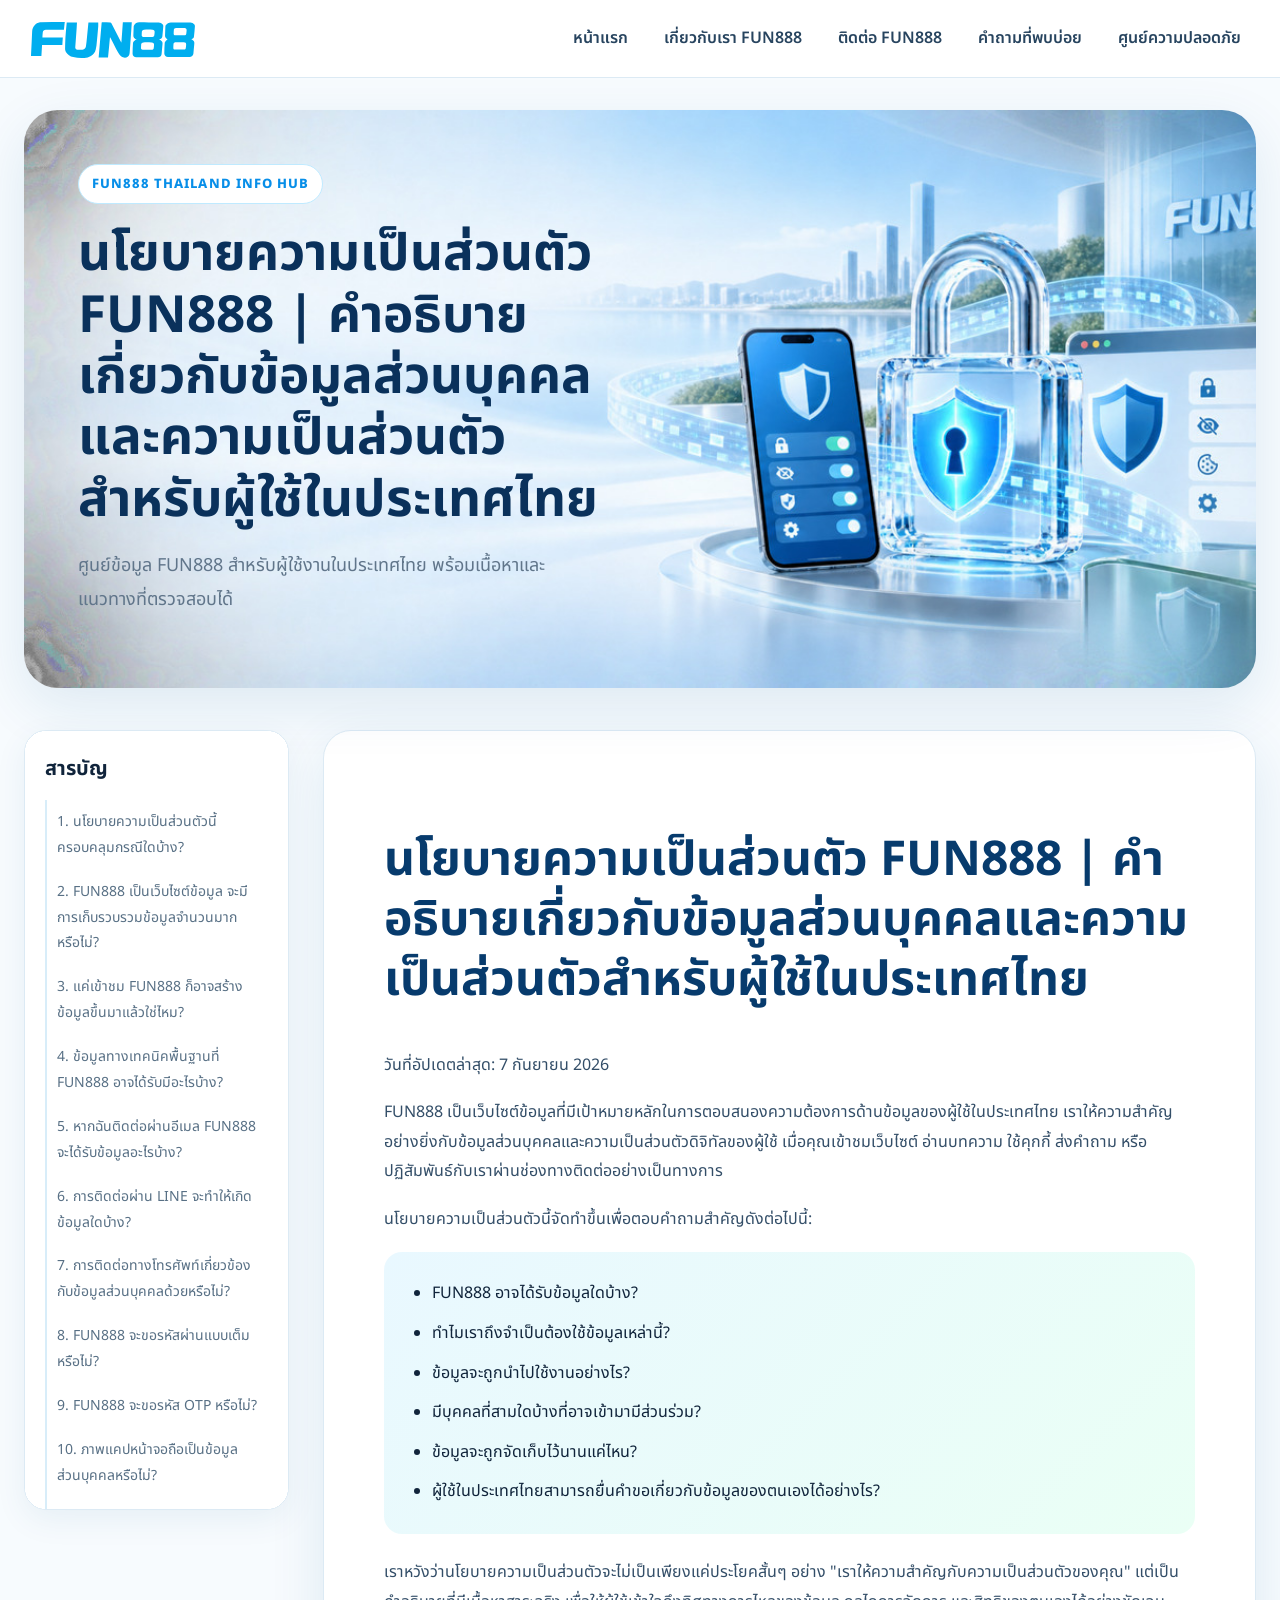
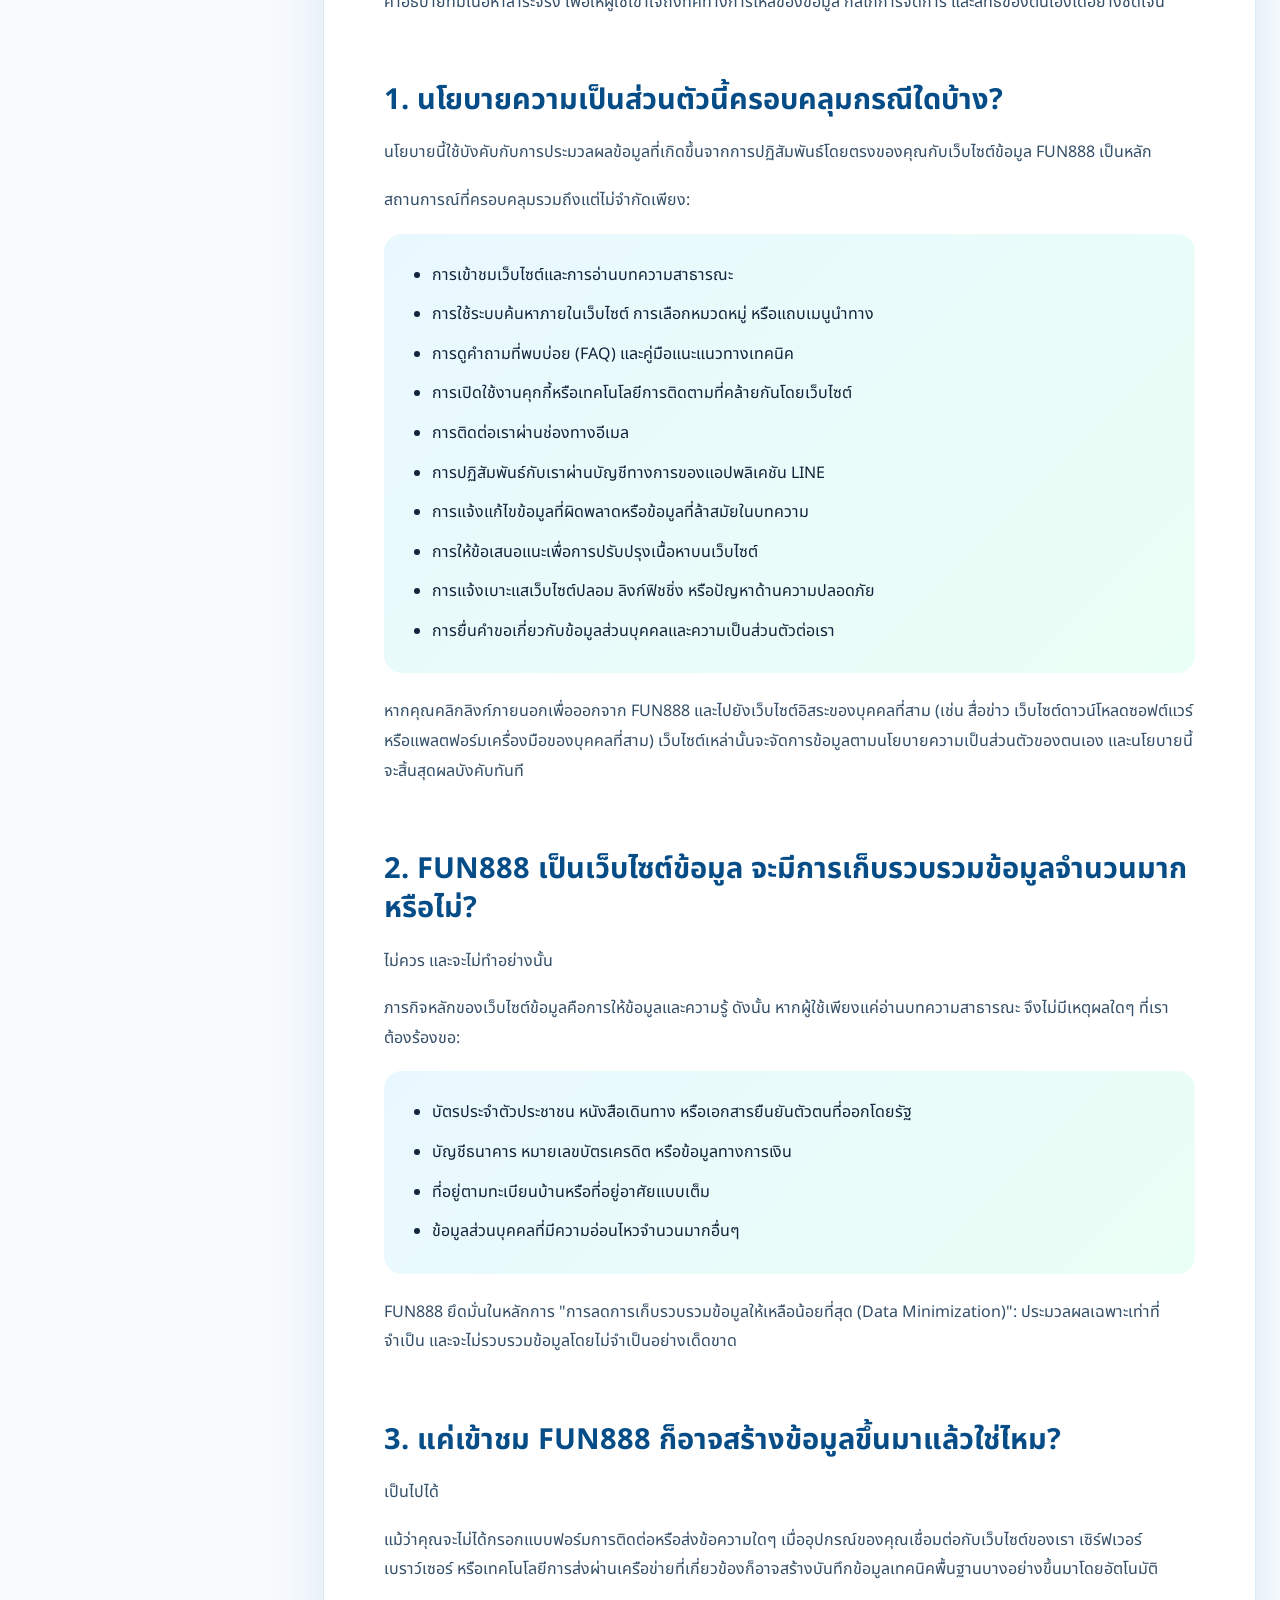
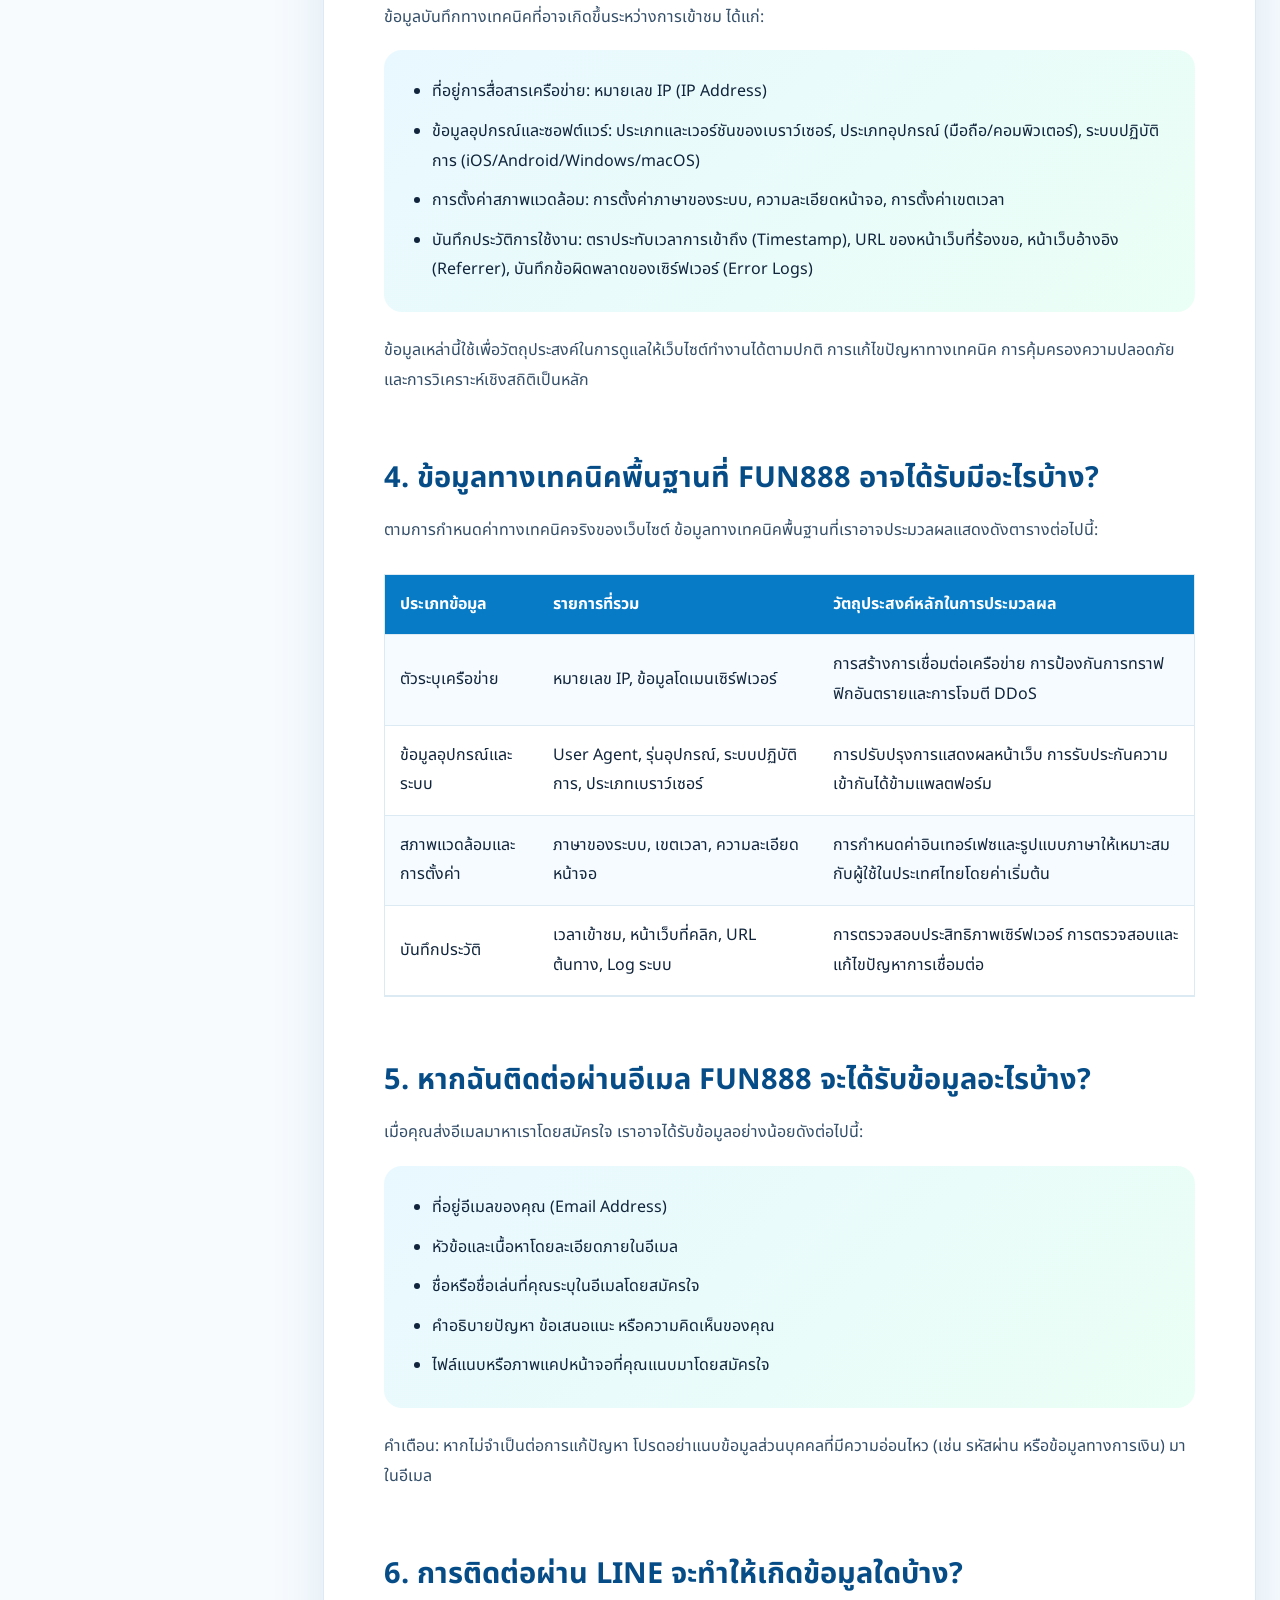
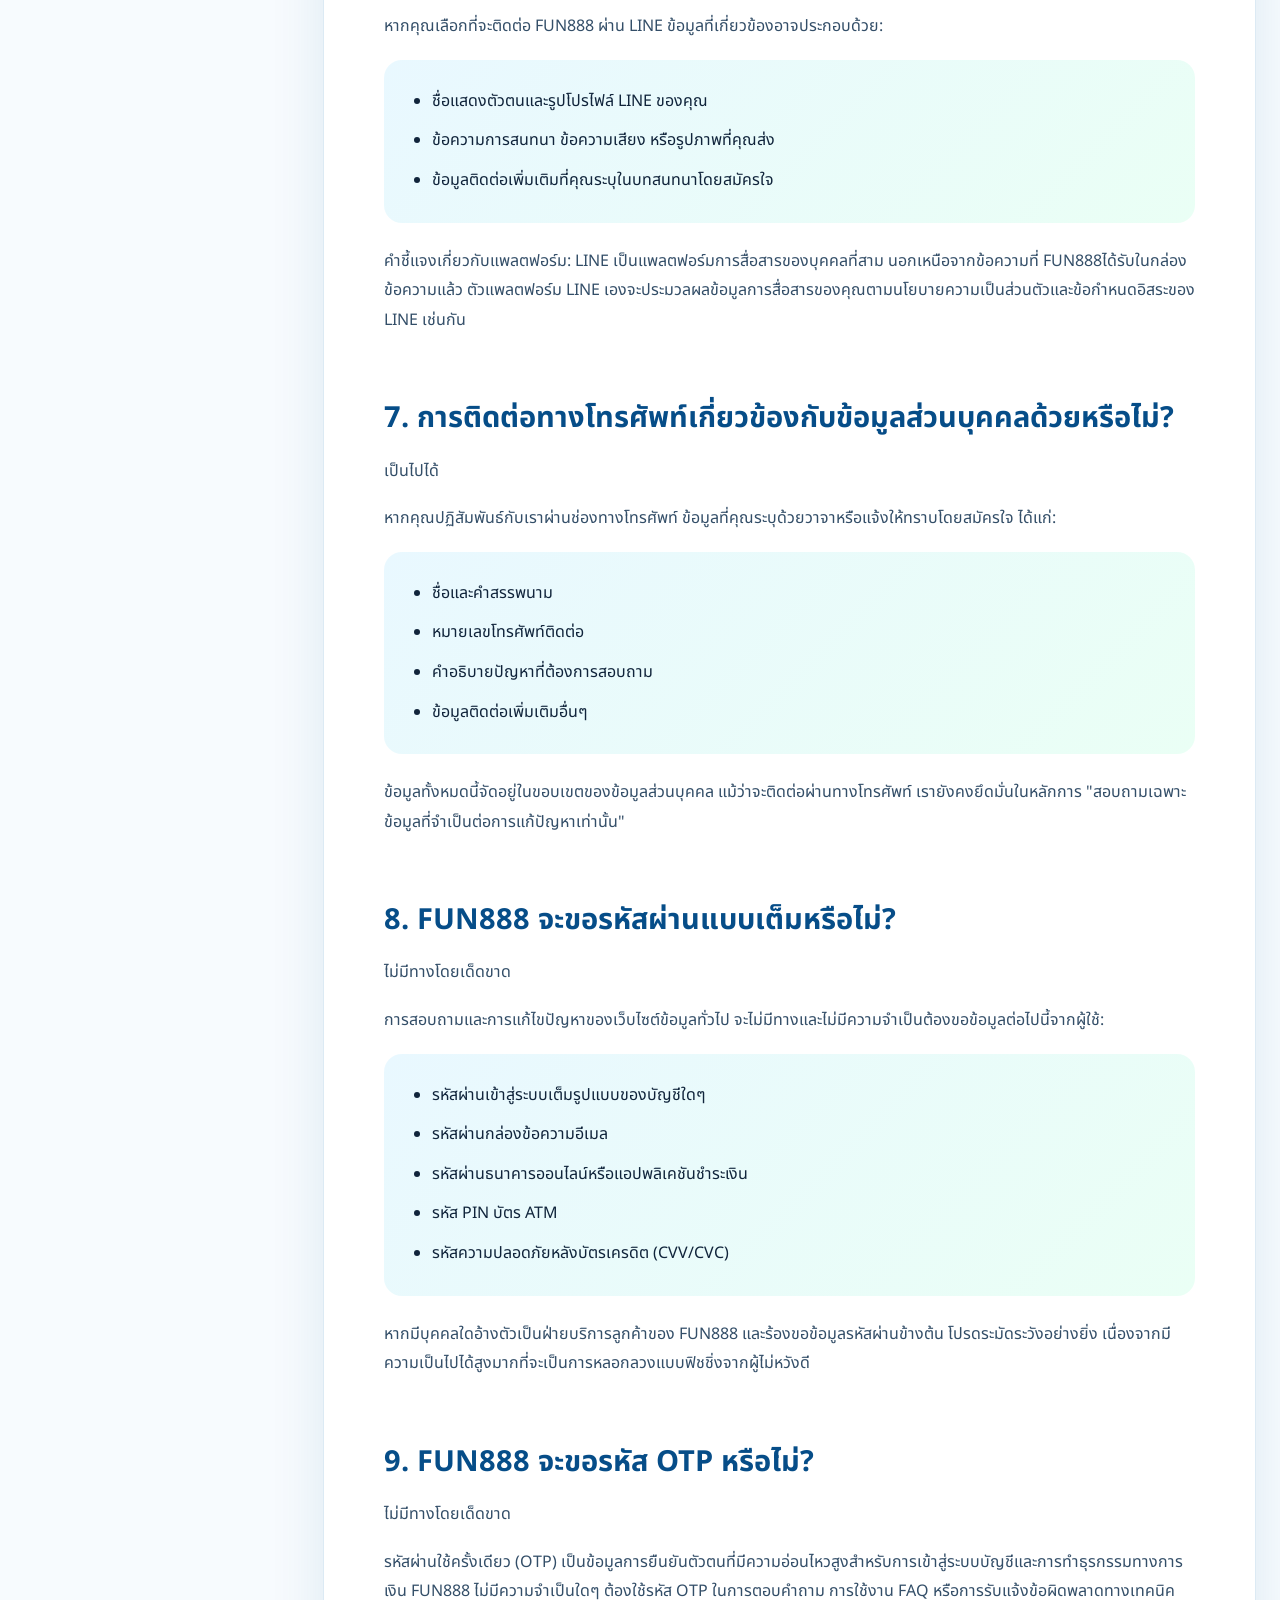
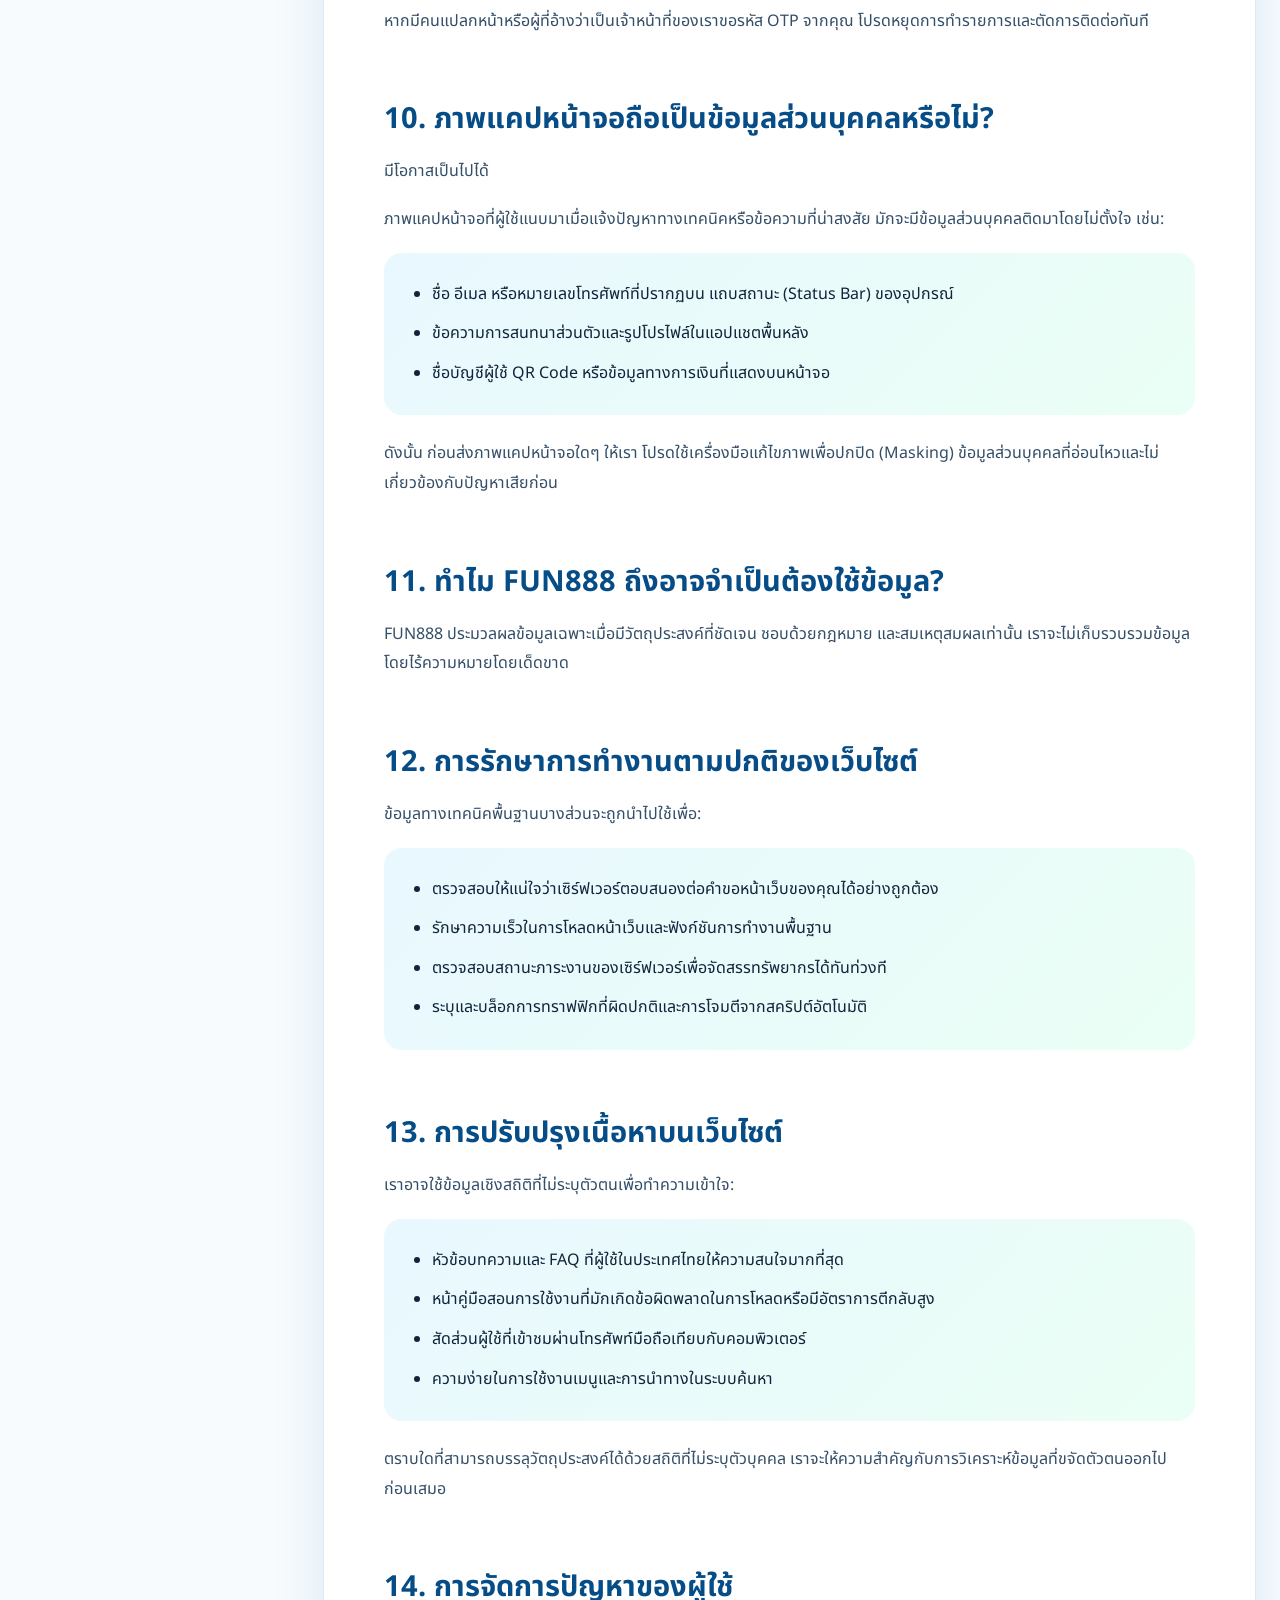
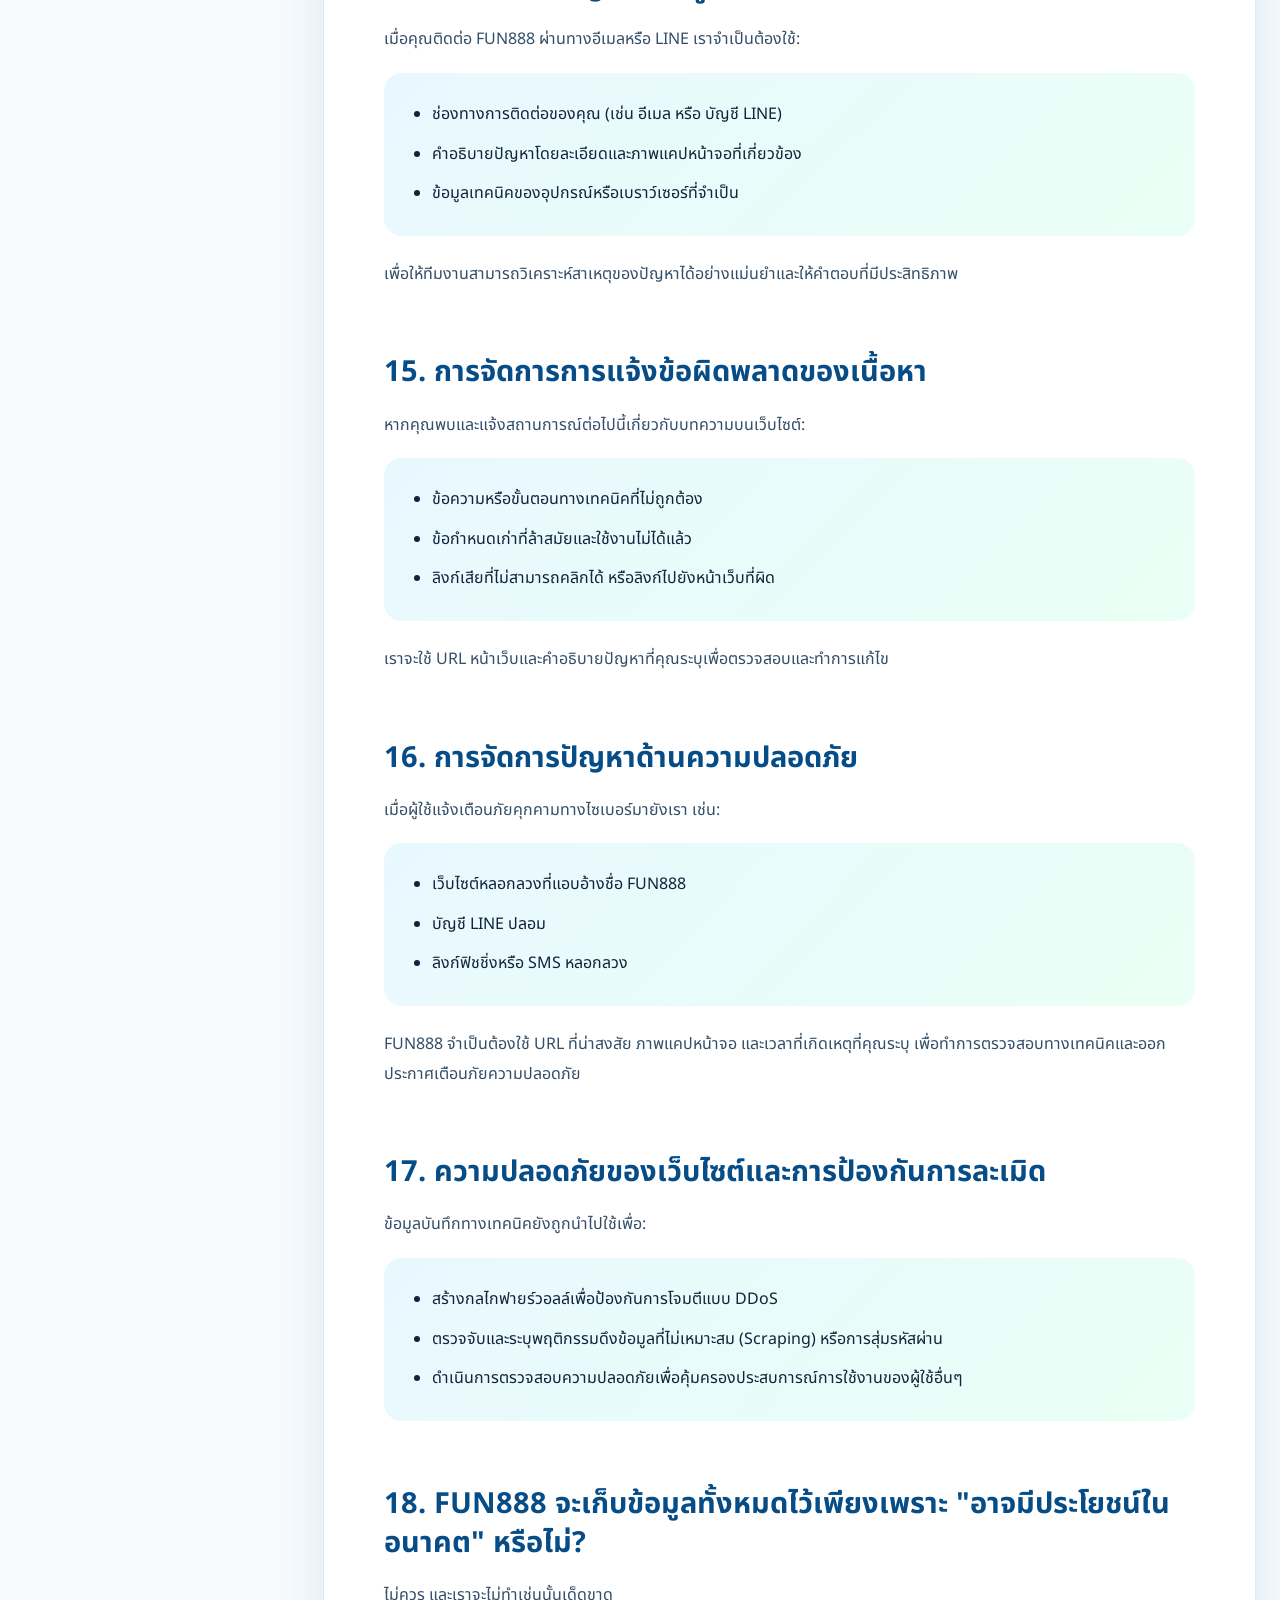
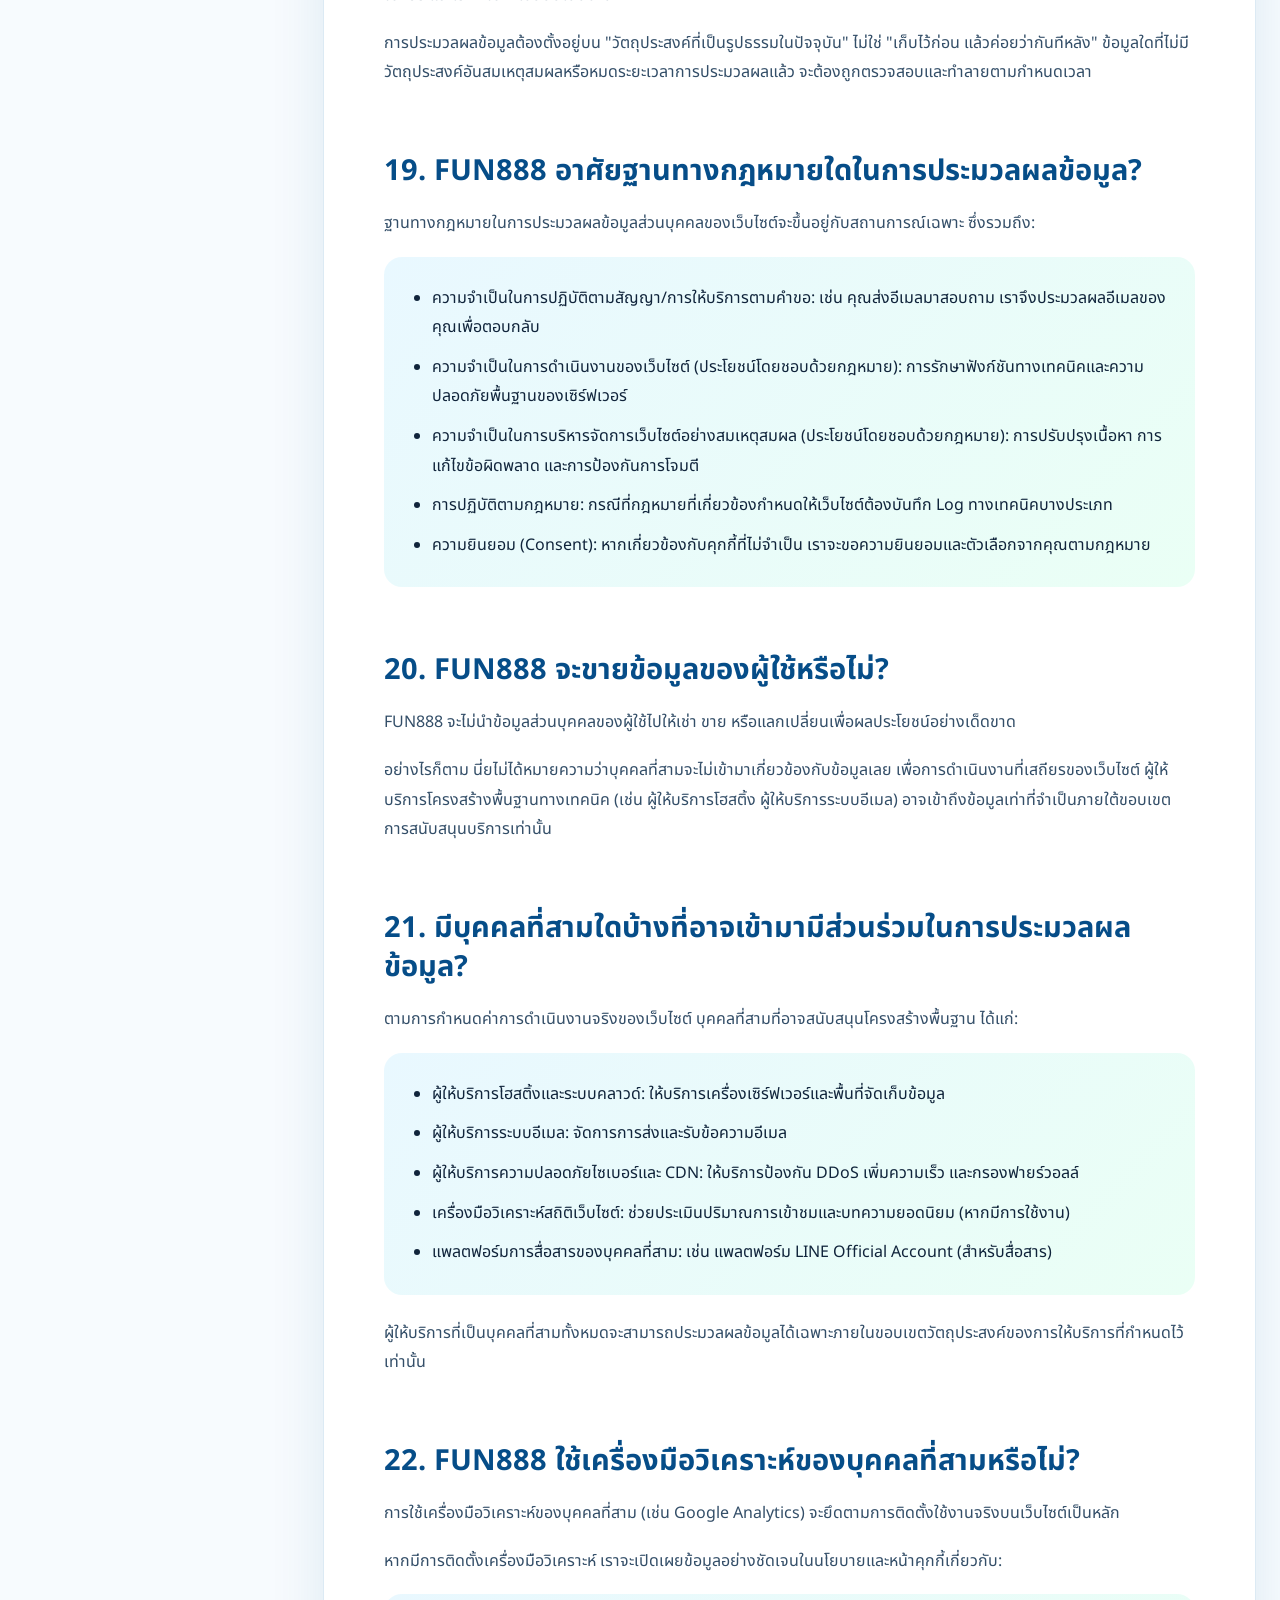
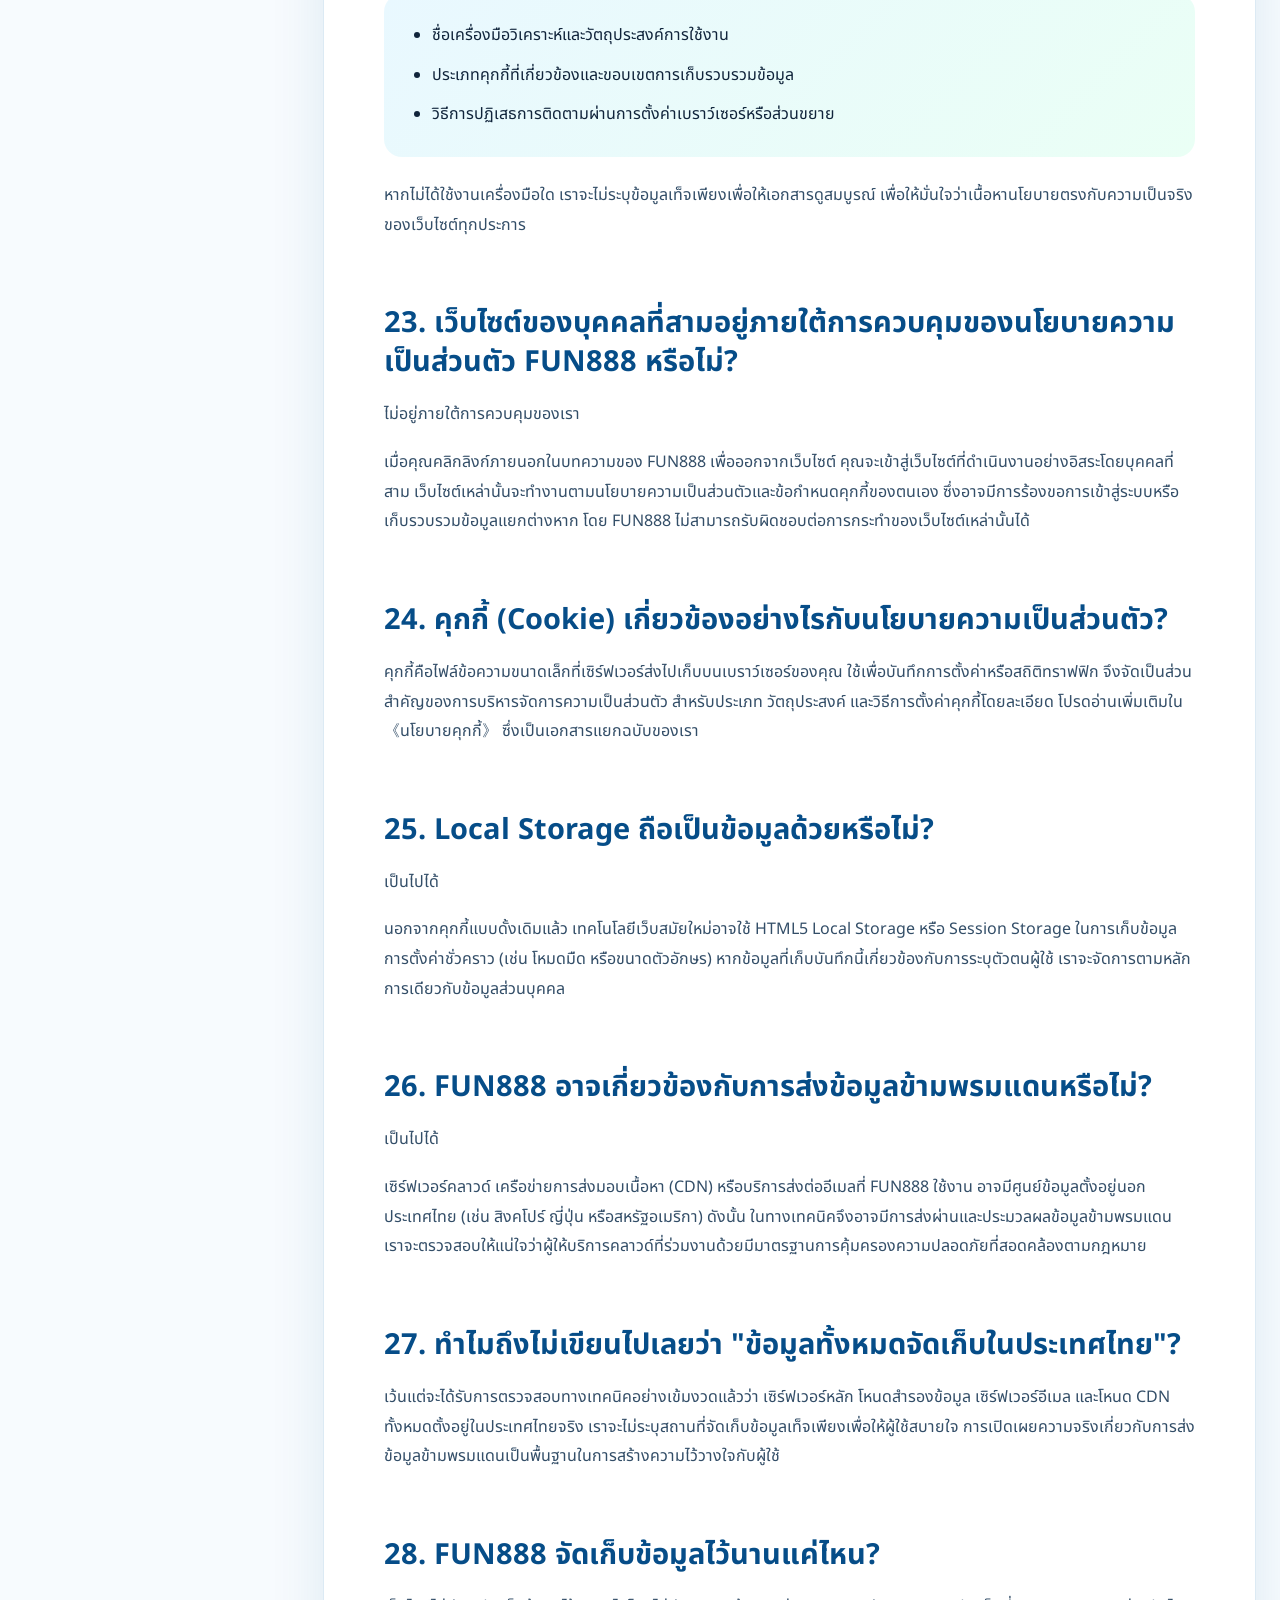
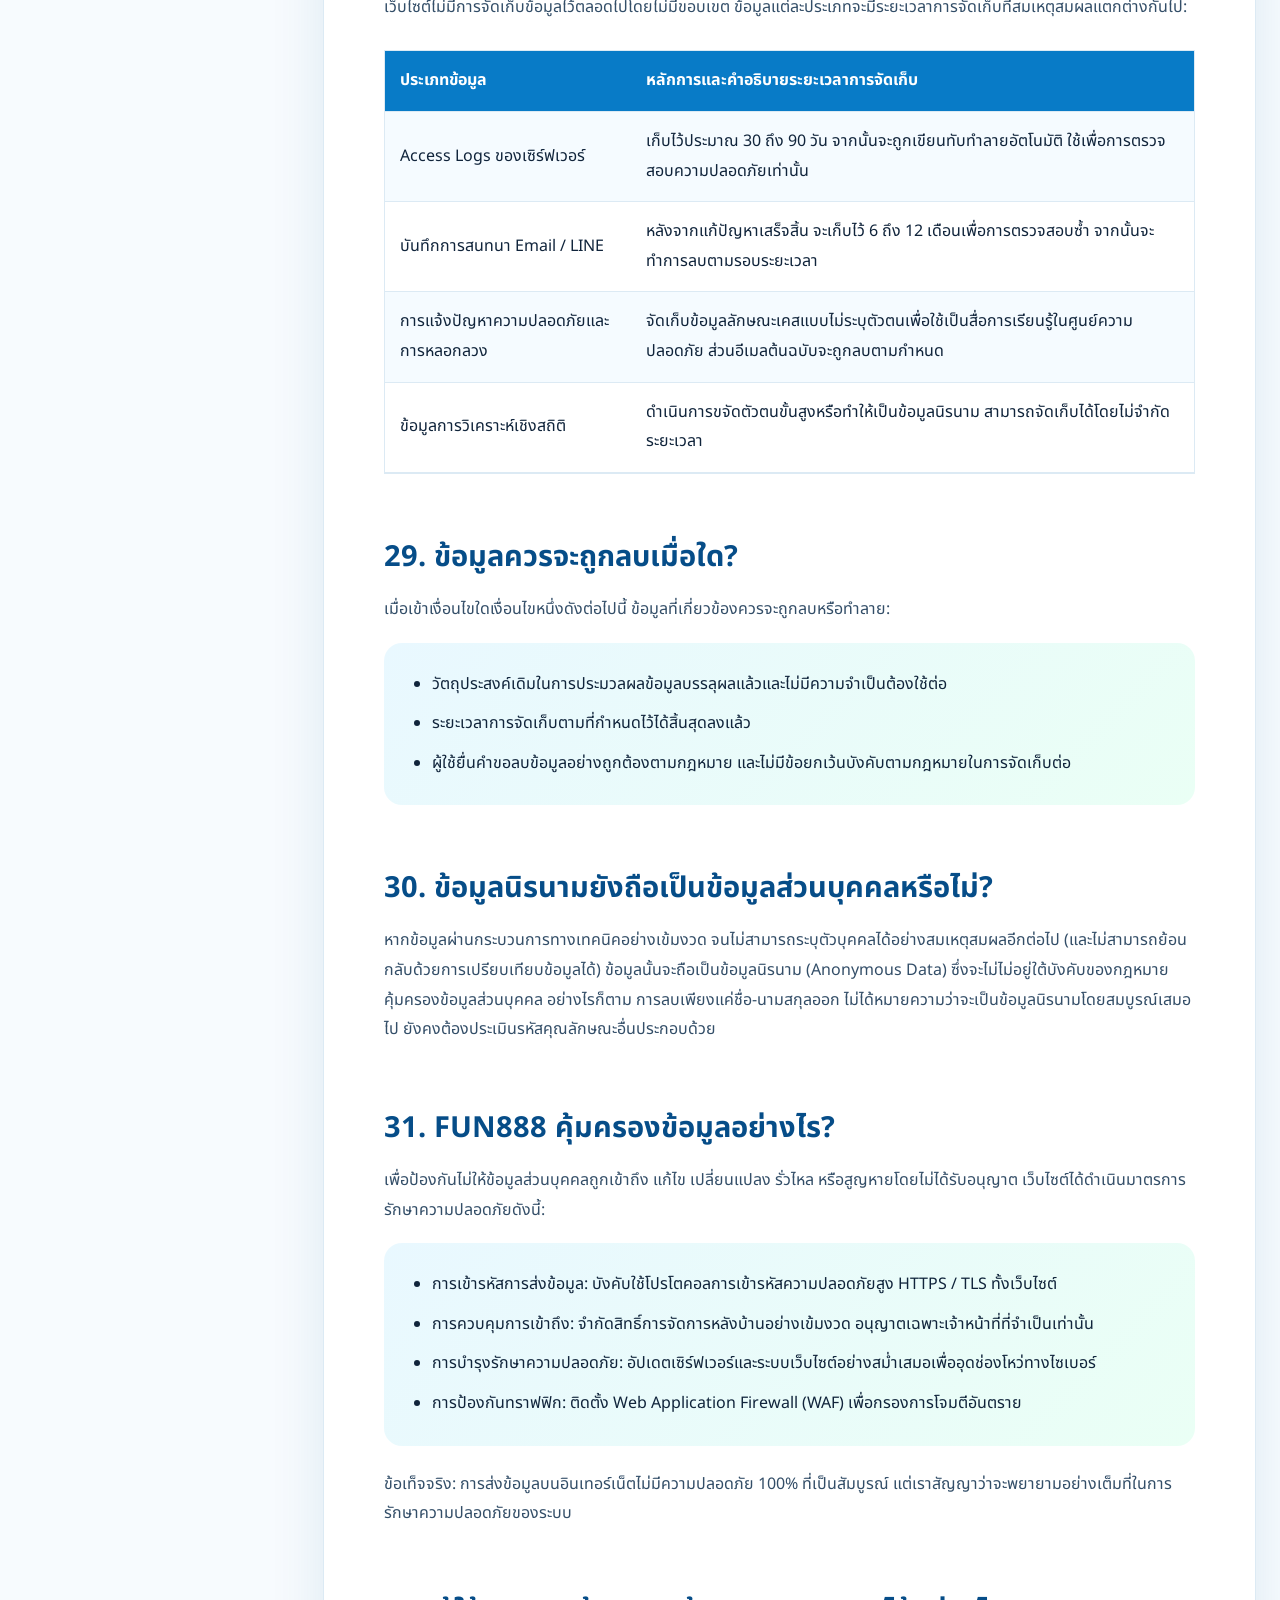
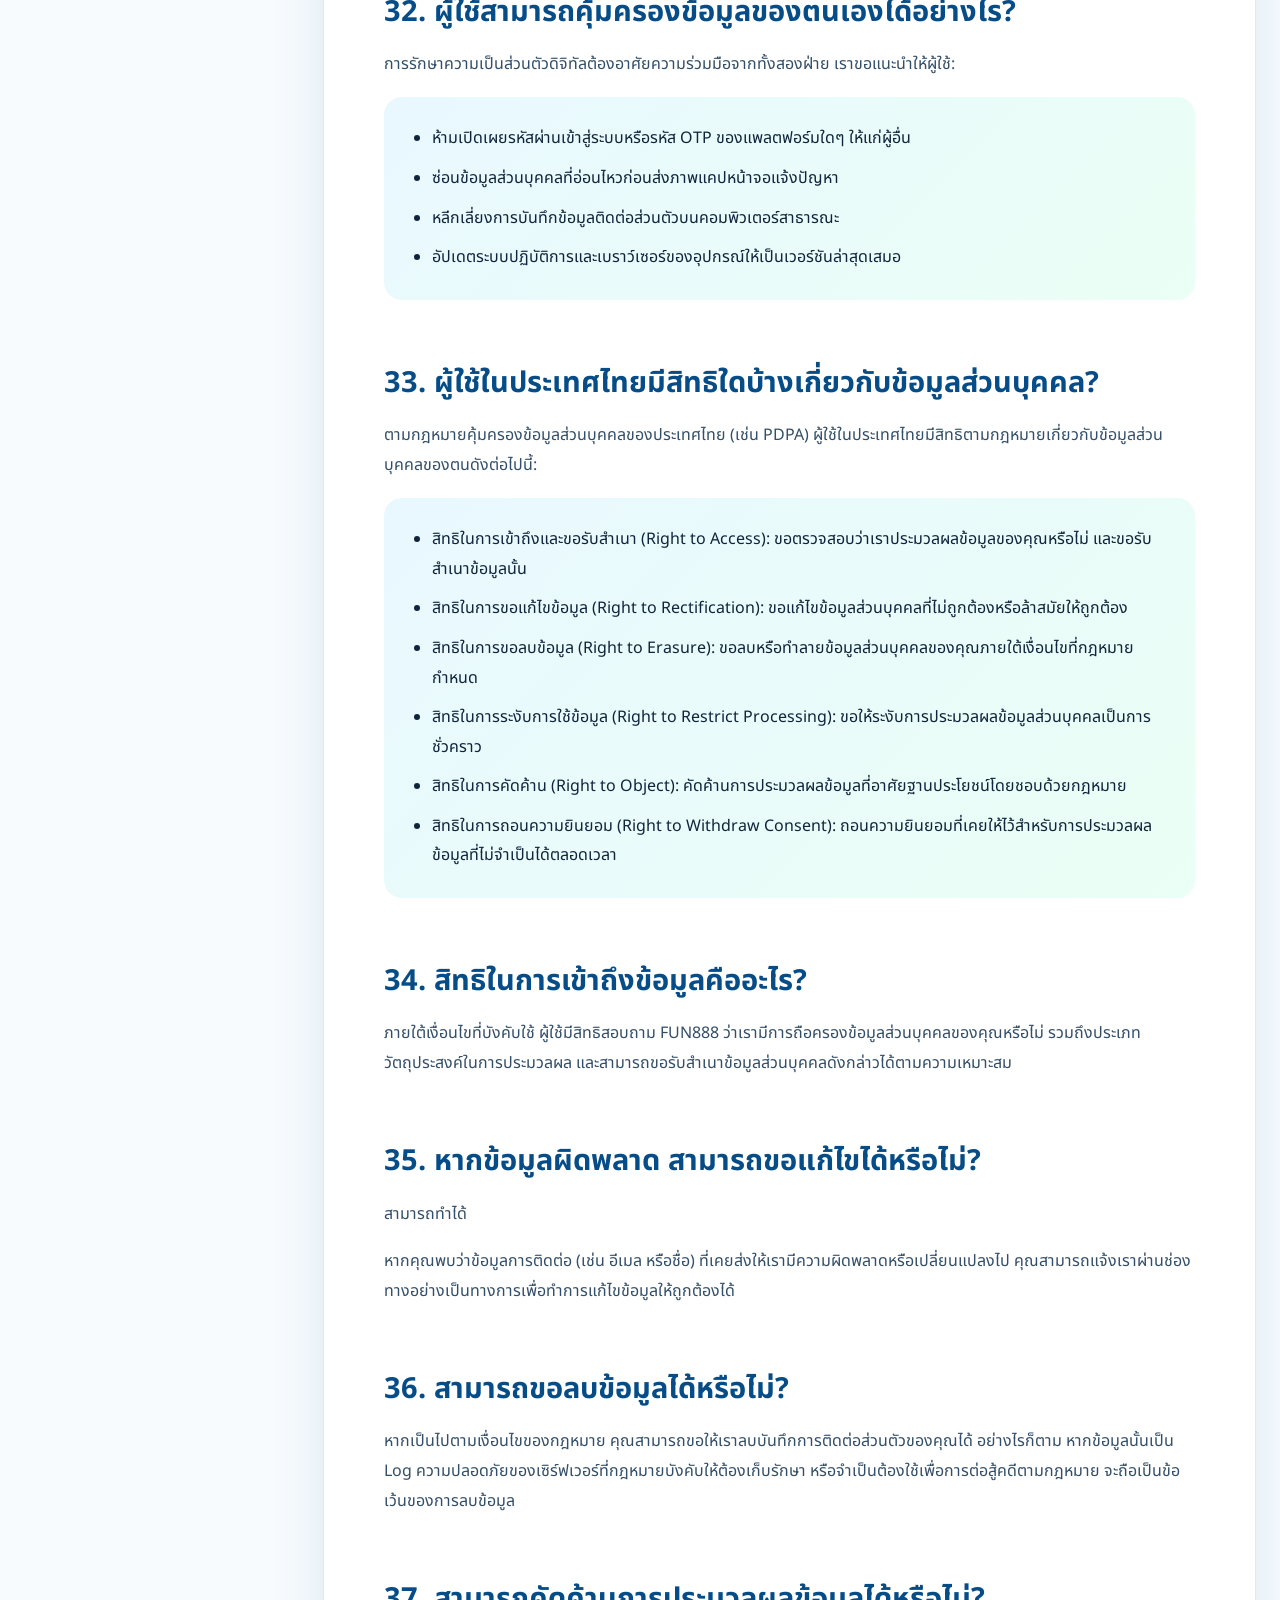
<file: privacy-policy/index.html>
<!doctype html>
<html lang="th">

<head>
    <meta charset="utf-8">
    <meta name="viewport" content="width=device-width,initial-scale=1">
    <title>นโยบายความเป็นส่วนตัว FUN888 | คำอธิบายเกี่ยวกับข้อมูลส่วนบุคคลและความเป็นส่วนตัวสำหรับผู้ใช้ในประเทศไทย
    </title>
    <meta name="description" content="ศูนย์ข้อมูล FUN888 สำหรับผู้ใช้งานในประเทศไทย พร้อมเนื้อหาและแนวทางที่ตรวจสอบได้">
    <link rel="canonical" href="https://fun888thcom.github.io/privacy-policy/">
    <meta property="og:type" content="website">
    <meta property="og:locale" content="th_TH">
    <meta property="og:title"
        content="นโยบายความเป็นส่วนตัว FUN888 | คำอธิบายเกี่ยวกับข้อมูลส่วนบุคคลและความเป็นส่วนตัวสำหรับผู้ใช้ในประเทศไทย">
    <meta property="og:description"
        content="ศูนย์ข้อมูล FUN888 สำหรับผู้ใช้งานในประเทศไทย พร้อมเนื้อหาและแนวทางที่ตรวจสอบได้">
    <meta property="og:url" content="https://fun888thcom.github.io/privacy-policy/">
    <meta property="og:image" content="https://fun888thcom.github.io/privacy-policy/assets/images/hero-7.jpg">
    <meta name="robots" content="index,follow">
    <link rel="icon" href="../assets/images/favicon.svg">
    <link rel="stylesheet" href="../assets/css/style.css">
    <script
        type="application/ld+json">{"@context":"https://schema.org","@type":"WebPage","name":"นโยบายความเป็นส่วนตัว FUN888 | คำอธิบายเกี่ยวกับข้อมูลส่วนบุคคลและความเป็นส่วนตัวสำหรับผู้ใช้ในประเทศไทย","description":"ศูนย์ข้อมูล FUN888 สำหรับผู้ใช้งานในประเทศไทย พร้อมเนื้อหาและแนวทางที่ตรวจสอบได้","url":"https://fun888thcom.github.io/privacy-policy/","inLanguage":"th"}</script>
</head>

<body>
    <header>
        <div class="topbar"><a class="brand" href="../"><img src="../assets/images/logo.svg" alt="FUN888"></a><button
                class="menu" aria-label="เปิดเมนู" aria-expanded="false">☰</button>
            <nav><a href="../">หน้าแรก</a><a href="../about-us/">เกี่ยวกับเรา FUN888</a><a href="../contact-us/">ติดต่อ
                    FUN888</a><a href="../faq/">คำถามที่พบบ่อย</a><a href="../safety-center/">ศูนย์ความปลอดภัย</a></nav>
        </div>
    </header>
    <main>
        <section class="hero" style="background-image:url(../assets/images/hero-7.jpg)">
            <div class="hero-copy"><span class="eyebrow">FUN888 THAILAND INFO HUB</span>
                <h1>นโยบายความเป็นส่วนตัว FUN888 |
                    คำอธิบายเกี่ยวกับข้อมูลส่วนบุคคลและความเป็นส่วนตัวสำหรับผู้ใช้ในประเทศไทย</h1>
                <p>ศูนย์ข้อมูล FUN888 สำหรับผู้ใช้งานในประเทศไทย พร้อมเนื้อหาและแนวทางที่ตรวจสอบได้</p>
            </div> 
        </section>
        <div class="layout">
            <aside><strong>สารบัญ</strong>
                <div class="toc"><a href="#section-1">1. นโยบายความเป็นส่วนตัวนี้ครอบคลุมกรณีใดบ้าง?</a><a
                        href="#section-2">2. FUN888 เป็นเว็บไซต์ข้อมูล จะมีการเก็บรวบรวมข้อมูลจำนวนมากหรือไม่?</a><a
                        href="#section-3">3. แค่เข้าชม FUN888 ก็อาจสร้างข้อมูลขึ้นมาแล้วใช่ไหม?</a><a
                        href="#section-4">4. ข้อมูลทางเทคนิคพื้นฐานที่ FUN888 อาจได้รับมีอะไรบ้าง?</a><a
                        href="#section-5">5. หากฉันติดต่อผ่านอีเมล FUN888 จะได้รับข้อมูลอะไรบ้าง?</a><a
                        href="#section-6">6. การติดต่อผ่าน LINE จะทำให้เกิดข้อมูลใดบ้าง?</a><a href="#section-7">7.
                        การติดต่อทางโทรศัพท์เกี่ยวข้องกับข้อมูลส่วนบุคคลด้วยหรือไม่?</a><a href="#section-8">8. FUN888
                        จะขอรหัสผ่านแบบเต็มหรือไม่?</a><a href="#section-9">9. FUN888 จะขอรหัส OTP หรือไม่?</a><a
                        href="#section-10">10. ภาพแคปหน้าจอถือเป็นข้อมูลส่วนบุคคลหรือไม่?</a><a href="#section-11">11.
                        ทำไม FUN888 ถึงอาจจำเป็นต้องใช้ข้อมูล?</a><a href="#section-12">12.
                        การรักษาการทำงานตามปกติของเว็บไซต์</a><a href="#section-13">13.
                        การปรับปรุงเนื้อหาบนเว็บไซต์</a><a href="#section-14">14. การจัดการปัญหาของผู้ใช้</a><a
                        href="#section-15">15. การจัดการการแจ้งข้อผิดพลาดของเนื้อหา</a><a href="#section-16">16.
                        การจัดการปัญหาด้านความปลอดภัย</a><a href="#section-17">17.
                        ความปลอดภัยของเว็บไซต์และการป้องกันการละเมิด</a><a href="#section-18">18. FUN888
                        จะเก็บข้อมูลทั้งหมดไว้เพียงเพราะ &quot;อาจมีประโยชน์ในอนาคต&quot; หรือไม่?</a><a
                        href="#section-19">19. FUN888 อาศัยฐานทางกฎหมายใดในการประมวลผลข้อมูล?</a><a
                        href="#section-20">20. FUN888 จะขายข้อมูลของผู้ใช้หรือไม่?</a><a href="#section-21">21.
                        มีบุคคลที่สามใดบ้างที่อาจเข้ามามีส่วนร่วมในการประมวลผลข้อมูล?</a><a href="#section-22">22.
                        FUN888 ใช้เครื่องมือวิเคราะห์ของบุคคลที่สามหรือไม่?</a><a href="#section-23">23.
                        เว็บไซต์ของบุคคลที่สามอยู่ภายใต้การควบคุมของนโยบายความเป็นส่วนตัว FUN888 หรือไม่?</a><a
                        href="#section-24">24. คุกกี้ (Cookie) เกี่ยวข้องอย่างไรกับนโยบายความเป็นส่วนตัว?</a><a
                        href="#section-25">25. Local Storage ถือเป็นข้อมูลด้วยหรือไม่?</a><a href="#section-26">26.
                        FUN888 อาจเกี่ยวข้องกับการส่งข้อมูลข้ามพรมแดนหรือไม่?</a><a href="#section-27">27.
                        ทำไมถึงไม่เขียนไปเลยว่า &quot;ข้อมูลทั้งหมดจัดเก็บในประเทศไทย&quot;?</a><a
                        href="#section-28">28. FUN888 จัดเก็บข้อมูลไว้นานแค่ไหน?</a><a href="#section-29">29.
                        ข้อมูลควรจะถูกลบเมื่อใด?</a><a href="#section-30">30.
                        ข้อมูลนิรนามยังถือเป็นข้อมูลส่วนบุคคลหรือไม่?</a><a href="#section-31">31. FUN888
                        คุ้มครองข้อมูลอย่างไร?</a><a href="#section-32">32.
                        ผู้ใช้สามารถคุ้มครองข้อมูลของตนเองได้อย่างไร?</a><a href="#section-33">33.
                        ผู้ใช้ในประเทศไทยมีสิทธิใดบ้างเกี่ยวกับข้อมูลส่วนบุคคล?</a><a href="#section-34">34.
                        สิทธิในการเข้าถึงข้อมูลคืออะไร?</a><a href="#section-35">35. หากข้อมูลผิดพลาด
                        สามารถขอแก้ไขได้หรือไม่?</a><a href="#section-36">36. สามารถขอลบข้อมูลได้หรือไม่?</a><a
                        href="#section-37">37. สามารถคัดค้านการประมวลผลข้อมูลได้หรือไม่?</a><a href="#section-38">38.
                        สามารถถอนความยินยอมใช้คุกกี้ได้หรือไม่?</a><a href="#section-39">39.
                        จะยื่นคำขอใช้สิทธิเกี่ยวกับข้อมูลได้อย่างไร?</a><a href="#section-40">40.
                        ทำไมคำขอเกี่ยวกับข้อมูลถึงต้องมีการยืนยันตัวตน?</a><a href="#section-41">41.
                        การยืนยันตัวตนจำเป็นต้องขอเอกสารจำนวนมากหรือไม่?</a><a href="#section-42">42.
                        คำขอเกี่ยวกับข้อมูลทั้งหมดจะได้รับการอนุมัติเสมอไปหรือไม่?</a><a href="#section-43">43.
                        ข้อมูลของผู้เยาว์จะถูกจัดการอย่างไร?</a><a href="#section-44">44. FUN888
                        จะใช้นโยบายความเป็นส่วนตัวเป็นข้ออ้างเพื่อขอข้อมูลเพิ่มหรือไม่?</a><a href="#section-45">45.
                        ฝ่ายบริการลูกค้าปลอมถือเป็นความเสี่ยงด้านความเป็นส่วนตัวด้วยหรือไม่?</a><a
                        href="#section-46">46. หากหลงให้ข้อมูลแก่ฝ่ายบริการลูกค้าปลอมไปแล้วควรทำอย่างไร?</a><a
                        href="#section-47">47. เหตุการณ์ความมั่นคงปลอดภัยของข้อมูลคืออะไร?</a><a href="#section-48">48.
                        FUN888 จะแจ้งเตือนเมื่อเกิดเหตุการณ์ความปลอดภัยของข้อมูลหรือไม่?</a><a href="#section-49">49.
                        นโยบายความเป็นส่วนตัวจะมีการอัปเดตหรือไม่?</a><a href="#section-50">50.
                        จะทราบได้อย่างไรว่าเป็นนโยบายเวอร์ชันล่าสุด?</a><a href="#section-51">51.
                        นโยบายการอัปเดตเนื้อหาเกี่ยวข้องอย่างไรกับความเป็นส่วนตัว?</a><a href="#section-52">52.
                        นโยบายความเป็นส่วนตัวต่างจากข้อกำหนดการใช้งานอย่างไร?</a><a href="#section-53">53.
                        นโยบายความเป็นส่วนตัวต่างจากนโยบายคุกกี้อย่างไร?</a><a href="#section-54">54.
                        นโยบายความเป็นส่วนตัวต่างจากศูนย์ความปลอดภัยอย่างไร?</a><a href="#section-55">55.
                        คำถามที่พบบ่อยเกี่ยวกับความเป็นส่วนตัว FUN888 (FAQ)</a><a href="#section-56">Q1:
                        หากฉันแค่อ่านบทความ จะมีการทิ้งข้อมูลส่วนบุคคลไว้หรือไม่?</a><a href="#section-57">Q2:
                        ฝ่ายบริการลูกค้า FUN888 จะขอรหัสผ่านหรือ OTP จากฉันหรือไม่?</a><a href="#section-58">Q3: FUN888
                        จะขายข้อมูลการติดต่อของฉันหรือไม่?</a><a href="#section-59">Q4: หากติดต่อผ่าน LINE ข้อมูลจะถูก
                        LINE เก็บรวบรวมด้วยหรือไม่?</a><a href="#section-60">Q5: ฉันสามารถขอให้ FUN888
                        ลบประวัติการติดต่อทางอีเมลในอดีตได้หรือไม่?</a><a href="#section-61">Q6: เซิร์ฟเวอร์ของ FUN888
                        ตั้งอยู่ที่ไหน มีการประมวลผลข้อมูลข้ามพรมแดนหรือไม่?</a><a href="#section-62">56. จะติดต่อ
                        FUN888 เพื่อจัดการปัญหาความเป็นส่วนตัวได้อย่างไร?</a><a href="#section-63">สรุป:
                        ความเป็นส่วนตัวไม่ใช่แค่ &quot;เว็บบอกว่าปลอดภัย&quot;
                        แต่คือการที่ผู้ใช้รู้ว่าข้อมูลเดินทางอย่างไร</a></div>
            </aside>
            <article>
                <h1 id="section-1">นโยบายความเป็นส่วนตัว FUN888 |
                    คำอธิบายเกี่ยวกับข้อมูลส่วนบุคคลและความเป็นส่วนตัวสำหรับผู้ใช้ในประเทศไทย</h1>
                <p>วันที่อัปเดตล่าสุด: 7 กันยายน 2026</p>
                <p>FUN888 เป็นเว็บไซต์ข้อมูลที่มีเป้าหมายหลักในการตอบสนองความต้องการด้านข้อมูลของผู้ใช้ในประเทศไทย
                    เราให้ความสำคัญอย่างยิ่งกับข้อมูลส่วนบุคคลและความเป็นส่วนตัวดิจิทัลของผู้ใช้ เมื่อคุณเข้าชมเว็บไซต์
                    อ่านบทความ ใช้คุกกี้ ส่งคำถาม หรือปฏิสัมพันธ์กับเราผ่านช่องทางติดต่ออย่างเป็นทางการ</p>
                <p>นโยบายความเป็นส่วนตัวนี้จัดทำขึ้นเพื่อตอบคำถามสำคัญดังต่อไปนี้:</p>
                <ul>
                    <li>FUN888 อาจได้รับข้อมูลใดบ้าง?</li>
                    <li>ทำไมเราถึงจำเป็นต้องใช้ข้อมูลเหล่านี้?</li>
                    <li>ข้อมูลจะถูกนำไปใช้งานอย่างไร?</li>
                    <li>มีบุคคลที่สามใดบ้างที่อาจเข้ามามีส่วนร่วม?</li>
                    <li>ข้อมูลจะถูกจัดเก็บไว้นานแค่ไหน?</li>
                    <li>ผู้ใช้ในประเทศไทยสามารถยื่นคำขอเกี่ยวกับข้อมูลของตนเองได้อย่างไร?</li>
                </ul>
                <p>เราหวังว่านโยบายความเป็นส่วนตัวจะไม่เป็นเพียงแค่ประโยคสั้นๆ อย่าง
                    &quot;เราให้ความสำคัญกับความเป็นส่วนตัวของคุณ&quot; แต่เป็นคำอธิบายที่มีเนื้อหาสาระจริง
                    เพื่อให้ผู้ใช้เข้าใจถึงทิศทางการไหลของข้อมูล กลไกการจัดการ และสิทธิของตนเองได้อย่างชัดเจน</p>
                <h2 id="section-1">1. นโยบายความเป็นส่วนตัวนี้ครอบคลุมกรณีใดบ้าง?</h2>
                <p>นโยบายนี้ใช้บังคับกับการประมวลผลข้อมูลที่เกิดขึ้นจากการปฏิสัมพันธ์โดยตรงของคุณกับเว็บไซต์ข้อมูล
                    FUN888 เป็นหลัก</p>
                <p>สถานการณ์ที่ครอบคลุมรวมถึงแต่ไม่จำกัดเพียง:</p>
                <ul>
                    <li>การเข้าชมเว็บไซต์และการอ่านบทความสาธารณะ</li>
                    <li>การใช้ระบบค้นหาภายในเว็บไซต์ การเลือกหมวดหมู่ หรือแถบเมนูนำทาง</li>
                    <li>การดูคำถามที่พบบ่อย (FAQ) และคู่มือแนะแนวทางเทคนิค</li>
                    <li>การเปิดใช้งานคุกกี้หรือเทคโนโลยีการติดตามที่คล้ายกันโดยเว็บไซต์</li>
                    <li>การติดต่อเราผ่านช่องทางอีเมล</li>
                    <li>การปฏิสัมพันธ์กับเราผ่านบัญชีทางการของแอปพลิเคชัน LINE</li>
                    <li>การแจ้งแก้ไขข้อมูลที่ผิดพลาดหรือข้อมูลที่ล้าสมัยในบทความ</li>
                    <li>การให้ข้อเสนอแนะเพื่อการปรับปรุงเนื้อหาบนเว็บไซต์</li>
                    <li>การแจ้งเบาะแสเว็บไซต์ปลอม ลิงก์ฟิชชิ่ง หรือปัญหาด้านความปลอดภัย</li>
                    <li>การยื่นคำขอเกี่ยวกับข้อมูลส่วนบุคคลและความเป็นส่วนตัวต่อเรา</li>
                </ul>
                <p>หากคุณคลิกลิงก์ภายนอกเพื่อออกจาก FUN888 และไปยังเว็บไซต์อิสระของบุคคลที่สาม (เช่น สื่อข่าว
                    เว็บไซต์ดาวน์โหลดซอฟต์แวร์ หรือแพลตฟอร์มเครื่องมือของบุคคลที่สาม)
                    เว็บไซต์เหล่านั้นจะจัดการข้อมูลตามนโยบายความเป็นส่วนตัวของตนเอง และนโยบายนี้จะสิ้นสุดผลบังคับทันที
                </p>
                <h2 id="section-2">2. FUN888 เป็นเว็บไซต์ข้อมูล จะมีการเก็บรวบรวมข้อมูลจำนวนมากหรือไม่?</h2>
                <p>ไม่ควร และจะไม่ทำอย่างนั้น</p>
                <p>ภารกิจหลักของเว็บไซต์ข้อมูลคือการให้ข้อมูลและความรู้ ดังนั้น หากผู้ใช้เพียงแค่อ่านบทความสาธารณะ
                    จึงไม่มีเหตุผลใดๆ ที่เราต้องร้องขอ:</p>
                <ul>
                    <li>บัตรประจำตัวประชาชน หนังสือเดินทาง หรือเอกสารยืนยันตัวตนที่ออกโดยรัฐ</li>
                    <li>บัญชีธนาคาร หมายเลขบัตรเครดิต หรือข้อมูลทางการเงิน</li>
                    <li>ที่อยู่ตามทะเบียนบ้านหรือที่อยู่อาศัยแบบเต็ม</li>
                    <li>ข้อมูลส่วนบุคคลที่มีความอ่อนไหวจำนวนมากอื่นๆ</li>
                </ul>
                <p>FUN888 ยึดมั่นในหลักการ &quot;การลดการเก็บรวบรวมข้อมูลให้เหลือน้อยที่สุด (Data Minimization)&quot;:
                    ประมวลผลเฉพาะเท่าที่จำเป็น และจะไม่รวบรวมข้อมูลโดยไม่จำเป็นอย่างเด็ดขาด</p>
                <h2 id="section-3">3. แค่เข้าชม FUN888 ก็อาจสร้างข้อมูลขึ้นมาแล้วใช่ไหม?</h2>
                <p>เป็นไปได้</p>
                <p>แม้ว่าคุณจะไม่ได้กรอกแบบฟอร์มการติดต่อหรือส่งข้อความใดๆ เมื่ออุปกรณ์ของคุณเชื่อมต่อกับเว็บไซต์ของเรา
                    เซิร์ฟเวอร์ เบราว์เซอร์
                    หรือเทคโนโลยีการส่งผ่านเครือข่ายที่เกี่ยวข้องก็อาจสร้างบันทึกข้อมูลเทคนิคพื้นฐานบางอย่างขึ้นมาโดยอัตโนมัติ
                </p>
                <p>ข้อมูลบันทึกทางเทคนิคที่อาจเกิดขึ้นระหว่างการเข้าชม ได้แก่:</p>
                <ul>
                    <li>ที่อยู่การสื่อสารเครือข่าย: หมายเลข IP (IP Address)</li>
                    <li>ข้อมูลอุปกรณ์และซอฟต์แวร์: ประเภทและเวอร์ชันของเบราว์เซอร์, ประเภทอุปกรณ์ (มือถือ/คอมพิวเตอร์),
                        ระบบปฏิบัติการ (iOS/Android/Windows/macOS)</li>
                    <li>การตั้งค่าสภาพแวดล้อม: การตั้งค่าภาษาของระบบ, ความละเอียดหน้าจอ, การตั้งค่าเขตเวลา</li>
                    <li>บันทึกประวัติการใช้งาน: ตราประทับเวลาการเข้าถึง (Timestamp), URL ของหน้าเว็บที่ร้องขอ,
                        หน้าเว็บอ้างอิง (Referrer), บันทึกข้อผิดพลาดของเซิร์ฟเวอร์ (Error Logs)</li>
                </ul>
                <p>ข้อมูลเหล่านี้ใช้เพื่อวัตถุประสงค์ในการดูแลให้เว็บไซต์ทำงานได้ตามปกติ การแก้ไขปัญหาทางเทคนิค
                    การคุ้มครองความปลอดภัย และการวิเคราะห์เชิงสถิติเป็นหลัก</p>
                <h2 id="section-4">4. ข้อมูลทางเทคนิคพื้นฐานที่ FUN888 อาจได้รับมีอะไรบ้าง?</h2>
                <p>ตามการกำหนดค่าทางเทคนิคจริงของเว็บไซต์ ข้อมูลทางเทคนิคพื้นฐานที่เราอาจประมวลผลแสดงดังตารางต่อไปนี้:
                </p>
                <div class="table-wrap">
                    <table>
                        <tr>
                            <th>ประเภทข้อมูล</th>
                            <th>รายการที่รวม</th>
                            <th>วัตถุประสงค์หลักในการประมวลผล</th>
                        </tr>
                        <tr>
                            <td>ตัวระบุเครือข่าย</td>
                            <td>หมายเลข IP, ข้อมูลโดเมนเซิร์ฟเวอร์</td>
                            <td>การสร้างการเชื่อมต่อเครือข่าย การป้องกันการทราฟฟิกอันตรายและการโจมตี DDoS</td>
                        </tr>
                        <tr>
                            <td>ข้อมูลอุปกรณ์และระบบ</td>
                            <td>User Agent, รุ่นอุปกรณ์, ระบบปฏิบัติการ, ประเภทเบราว์เซอร์</td>
                            <td>การปรับปรุงการแสดงผลหน้าเว็บ การรับประกันความเข้ากันได้ข้ามแพลตฟอร์ม</td>
                        </tr>
                        <tr>
                            <td>สภาพแวดล้อมและการตั้งค่า</td>
                            <td>ภาษาของระบบ, เขตเวลา, ความละเอียดหน้าจอ</td>
                            <td>การกำหนดค่าอินเทอร์เฟซและรูปแบบภาษาให้เหมาะสมกับผู้ใช้ในประเทศไทยโดยค่าเริ่มต้น</td>
                        </tr>
                        <tr>
                            <td>บันทึกประวัติ</td>
                            <td>เวลาเข้าชม, หน้าเว็บที่คลิก, URL ต้นทาง, Log ระบบ</td>
                            <td>การตรวจสอบประสิทธิภาพเซิร์ฟเวอร์ การตรวจสอบและแก้ไขปัญหาการเชื่อมต่อ</td>
                        </tr>
                    </table>
                </div>
                <h2 id="section-5">5. หากฉันติดต่อผ่านอีเมล FUN888 จะได้รับข้อมูลอะไรบ้าง?</h2>
                <p>เมื่อคุณส่งอีเมลมาหาเราโดยสมัครใจ เราอาจได้รับข้อมูลอย่างน้อยดังต่อไปนี้:</p>
                <ul>
                    <li>ที่อยู่อีเมลของคุณ (Email Address)</li>
                    <li>หัวข้อและเนื้อหาโดยละเอียดภายในอีเมล</li>
                    <li>ชื่อหรือชื่อเล่นที่คุณระบุในอีเมลโดยสมัครใจ</li>
                    <li>คำอธิบายปัญหา ข้อเสนอแนะ หรือความคิดเห็นของคุณ</li>
                    <li>ไฟล์แนบหรือภาพแคปหน้าจอที่คุณแนบมาโดยสมัครใจ</li>
                </ul>
                <p>คำเตือน: หากไม่จำเป็นต่อการแก้ปัญหา โปรดอย่าแนบข้อมูลส่วนบุคคลที่มีความอ่อนไหว (เช่น รหัสผ่าน
                    หรือข้อมูลทางการเงิน) มาในอีเมล</p>
                <h2 id="section-6">6. การติดต่อผ่าน LINE จะทำให้เกิดข้อมูลใดบ้าง?</h2>
                <p>หากคุณเลือกที่จะติดต่อ FUN888 ผ่าน LINE ข้อมูลที่เกี่ยวข้องอาจประกอบด้วย:</p>
                <ul>
                    <li>ชื่อแสดงตัวตนและรูปโปรไฟล์ LINE ของคุณ</li>
                    <li>ข้อความการสนทนา ข้อความเสียง หรือรูปภาพที่คุณส่ง</li>
                    <li>ข้อมูลติดต่อเพิ่มเติมที่คุณระบุในบทสนทนาโดยสมัครใจ</li>
                </ul>
                <p>คำชี้แจงเกี่ยวกับแพลตฟอร์ม: LINE เป็นแพลตฟอร์มการสื่อสารของบุคคลที่สาม นอกเหนือจากข้อความที่
                    FUN888ได้รับในกล่องข้อความแล้ว ตัวแพลตฟอร์ม LINE
                    เองจะประมวลผลข้อมูลการสื่อสารของคุณตามนโยบายความเป็นส่วนตัวและข้อกำหนดอิสระของ LINE เช่นกัน</p>
                <h2 id="section-7">7. การติดต่อทางโทรศัพท์เกี่ยวข้องกับข้อมูลส่วนบุคคลด้วยหรือไม่?</h2>
                <p>เป็นไปได้</p>
                <p>หากคุณปฏิสัมพันธ์กับเราผ่านช่องทางโทรศัพท์ ข้อมูลที่คุณระบุด้วยวาจาหรือแจ้งให้ทราบโดยสมัครใจ ได้แก่:
                </p>
                <ul>
                    <li>ชื่อและคำสรรพนาม</li>
                    <li>หมายเลขโทรศัพท์ติดต่อ</li>
                    <li>คำอธิบายปัญหาที่ต้องการสอบถาม</li>
                    <li>ข้อมูลติดต่อเพิ่มเติมอื่นๆ</li>
                </ul>
                <p>ข้อมูลทั้งหมดนี้จัดอยู่ในขอบเขตของข้อมูลส่วนบุคคล แม้ว่าจะติดต่อผ่านทางโทรศัพท์
                    เรายังคงยึดมั่นในหลักการ &quot;สอบถามเฉพาะข้อมูลที่จำเป็นต่อการแก้ปัญหาเท่านั้น&quot;</p>
                <h2 id="section-8">8. FUN888 จะขอรหัสผ่านแบบเต็มหรือไม่?</h2>
                <p>ไม่มีทางโดยเด็ดขาด</p>
                <p>การสอบถามและการแก้ไขปัญหาของเว็บไซต์ข้อมูลทั่วไป
                    จะไม่มีทางและไม่มีความจำเป็นต้องขอข้อมูลต่อไปนี้จากผู้ใช้:</p>
                <ul>
                    <li>รหัสผ่านเข้าสู่ระบบเต็มรูปแบบของบัญชีใดๆ</li>
                    <li>รหัสผ่านกล่องข้อความอีเมล</li>
                    <li>รหัสผ่านธนาคารออนไลน์หรือแอปพลิเคชันชำระเงิน</li>
                    <li>รหัส PIN บัตร ATM</li>
                    <li>รหัสความปลอดภัยหลังบัตรเครดิต (CVV/CVC)</li>
                </ul>
                <p>หากมีบุคคลใดอ้างตัวเป็นฝ่ายบริการลูกค้าของ FUN888 และร้องขอข้อมูลรหัสผ่านข้างต้น
                    โปรดระมัดระวังอย่างยิ่ง เนื่องจากมีความเป็นไปได้สูงมากที่จะเป็นการหลอกลวงแบบฟิชชิ่งจากผู้ไม่หวังดี
                </p>
                <h2 id="section-9">9. FUN888 จะขอรหัส OTP หรือไม่?</h2>
                <p>ไม่มีทางโดยเด็ดขาด</p>
                <p>รหัสผ่านใช้ครั้งเดียว (OTP)
                    เป็นข้อมูลการยืนยันตัวตนที่มีความอ่อนไหวสูงสำหรับการเข้าสู่ระบบบัญชีและการทำธุรกรรมทางการเงิน FUN888
                    ไม่มีความจำเป็นใดๆ ต้องใช้รหัส OTP ในการตอบคำถาม การใช้งาน FAQ หรือการรับแจ้งข้อผิดพลาดทางเทคนิค
                    หากมีคนแปลกหน้าหรือผู้ที่อ้างว่าเป็นเจ้าหน้าที่ของเราขอรหัส OTP จากคุณ
                    โปรดหยุดการทำรายการและตัดการติดต่อทันที</p>
                <h2 id="section-10">10. ภาพแคปหน้าจอถือเป็นข้อมูลส่วนบุคคลหรือไม่?</h2>
                <p>มีโอกาสเป็นไปได้</p>
                <p>ภาพแคปหน้าจอที่ผู้ใช้แนบมาเมื่อแจ้งปัญหาทางเทคนิคหรือข้อความที่น่าสงสัย
                    มักจะมีข้อมูลส่วนบุคคลติดมาโดยไม่ตั้งใจ เช่น:</p>
                <ul>
                    <li>ชื่อ อีเมล หรือหมายเลขโทรศัพท์ที่ปรากฏบน แถบสถานะ (Status Bar) ของอุปกรณ์</li>
                    <li>ข้อความการสนทนาส่วนตัวและรูปโปรไฟล์ในแอปแชตพื้นหลัง</li>
                    <li>ชื่อบัญชีผู้ใช้ QR Code หรือข้อมูลทางการเงินที่แสดงบนหน้าจอ</li>
                </ul>
                <p>ดังนั้น ก่อนส่งภาพแคปหน้าจอใดๆ ให้เรา โปรดใช้เครื่องมือแก้ไขภาพเพื่อปกปิด (Masking)
                    ข้อมูลส่วนบุคคลที่อ่อนไหวและไม่เกี่ยวข้องกับปัญหาเสียก่อน</p>
                <h2 id="section-11">11. ทำไม FUN888 ถึงอาจจำเป็นต้องใช้ข้อมูล?</h2>
                <p>FUN888 ประมวลผลข้อมูลเฉพาะเมื่อมีวัตถุประสงค์ที่ชัดเจน ชอบด้วยกฎหมาย และสมเหตุสมผลเท่านั้น
                    เราจะไม่เก็บรวบรวมข้อมูลโดยไร้ความหมายโดยเด็ดขาด</p>
                <h2 id="section-12">12. การรักษาการทำงานตามปกติของเว็บไซต์</h2>
                <p>ข้อมูลทางเทคนิคพื้นฐานบางส่วนจะถูกนำไปใช้เพื่อ:</p>
                <ul>
                    <li>ตรวจสอบให้แน่ใจว่าเซิร์ฟเวอร์ตอบสนองต่อคำขอหน้าเว็บของคุณได้อย่างถูกต้อง</li>
                    <li>รักษาความเร็วในการโหลดหน้าเว็บและฟังก์ชันการทำงานพื้นฐาน</li>
                    <li>ตรวจสอบสถานะภาระงานของเซิร์ฟเวอร์เพื่อจัดสรรทรัพยากรได้ทันท่วงที</li>
                    <li>ระบุและบล็อกการทราฟฟิกที่ผิดปกติและการโจมตีจากสคริปต์อัตโนมัติ</li>
                </ul>
                <h2 id="section-13">13. การปรับปรุงเนื้อหาบนเว็บไซต์</h2>
                <p>เราอาจใช้ข้อมูลเชิงสถิติที่ไม่ระบุตัวตนเพื่อทำความเข้าใจ:</p>
                <ul>
                    <li>หัวข้อบทความและ FAQ ที่ผู้ใช้ในประเทศไทยให้ความสนใจมากที่สุด</li>
                    <li>หน้าคู่มือสอนการใช้งานที่มักเกิดข้อผิดพลาดในการโหลดหรือมีอัตราการตีกลับสูง</li>
                    <li>สัดส่วนผู้ใช้ที่เข้าชมผ่านโทรศัพท์มือถือเทียบกับคอมพิวเตอร์</li>
                    <li>ความง่ายในการใช้งานเมนูและการนำทางในระบบค้นหา</li>
                </ul>
                <p>ตราบใดที่สามารถบรรลุวัตถุประสงค์ได้ด้วยสถิติที่ไม่ระบุตัวบุคคล
                    เราจะให้ความสำคัญกับการวิเคราะห์ข้อมูลที่ขจัดตัวตนออกไปก่อนเสมอ</p>
                <h2 id="section-14">14. การจัดการปัญหาของผู้ใช้</h2>
                <p>เมื่อคุณติดต่อ FUN888 ผ่านทางอีเมลหรือ LINE เราจำเป็นต้องใช้:</p>
                <ul>
                    <li>ช่องทางการติดต่อของคุณ (เช่น อีเมล หรือ บัญชี LINE)</li>
                    <li>คำอธิบายปัญหาโดยละเอียดและภาพแคปหน้าจอที่เกี่ยวข้อง</li>
                    <li>ข้อมูลเทคนิคของอุปกรณ์หรือเบราว์เซอร์ที่จำเป็น</li>
                </ul>
                <p>เพื่อให้ทีมงานสามารถวิเคราะห์สาเหตุของปัญหาได้อย่างแม่นยำและให้คำตอบที่มีประสิทธิภาพ</p>
                <h2 id="section-15">15. การจัดการการแจ้งข้อผิดพลาดของเนื้อหา</h2>
                <p>หากคุณพบและแจ้งสถานการณ์ต่อไปนี้เกี่ยวกับบทความบนเว็บไซต์:</p>
                <ul>
                    <li>ข้อความหรือขั้นตอนทางเทคนิคที่ไม่ถูกต้อง</li>
                    <li>ข้อกำหนดเก่าที่ล้าสมัยและใช้งานไม่ได้แล้ว</li>
                    <li>ลิงก์เสียที่ไม่สามารถคลิกได้ หรือลิงก์ไปยังหน้าเว็บที่ผิด</li>
                </ul>
                <p>เราจะใช้ URL หน้าเว็บและคำอธิบายปัญหาที่คุณระบุเพื่อตรวจสอบและทำการแก้ไข</p>
                <h2 id="section-16">16. การจัดการปัญหาด้านความปลอดภัย</h2>
                <p>เมื่อผู้ใช้แจ้งเตือนภัยคุกคามทางไซเบอร์มายังเรา เช่น:</p>
                <ul>
                    <li>เว็บไซต์หลอกลวงที่แอบอ้างชื่อ FUN888</li>
                    <li>บัญชี LINE ปลอม</li>
                    <li>ลิงก์ฟิชชิ่งหรือ SMS หลอกลวง</li>
                </ul>
                <p>FUN888 จำเป็นต้องใช้ URL ที่น่าสงสัย ภาพแคปหน้าจอ และเวลาที่เกิดเหตุที่คุณระบุ
                    เพื่อทำการตรวจสอบทางเทคนิคและออกประกาศเตือนภัยความปลอดภัย</p>
                <h2 id="section-17">17. ความปลอดภัยของเว็บไซต์และการป้องกันการละเมิด</h2>
                <p>ข้อมูลบันทึกทางเทคนิคยังถูกนำไปใช้เพื่อ:</p>
                <ul>
                    <li>สร้างกลไกฟายร์วอลล์เพื่อป้องกันการโจมตีแบบ DDoS</li>
                    <li>ตรวจจับและระบุพฤติกรรมดึงข้อมูลที่ไม่เหมาะสม (Scraping) หรือการสุ่มรหัสผ่าน</li>
                    <li>ดำเนินการตรวจสอบความปลอดภัยเพื่อคุ้มครองประสบการณ์การใช้งานของผู้ใช้อื่นๆ</li>
                </ul>
                <h2 id="section-18">18. FUN888 จะเก็บข้อมูลทั้งหมดไว้เพียงเพราะ &quot;อาจมีประโยชน์ในอนาคต&quot;
                    หรือไม่?</h2>
                <p>ไม่ควร และเราจะไม่ทำเช่นนั้นเด็ดขาด</p>
                <p>การประมวลผลข้อมูลต้องตั้งอยู่บน &quot;วัตถุประสงค์ที่เป็นรูปธรรมในปัจจุบัน&quot; ไม่ใช่
                    &quot;เก็บไว้ก่อน แล้วค่อยว่ากันทีหลัง&quot;
                    ข้อมูลใดที่ไม่มีวัตถุประสงค์อันสมเหตุสมผลหรือหมดระยะเวลาการประมวลผลแล้ว
                    จะต้องถูกตรวจสอบและทำลายตามกำหนดเวลา</p>
                <h2 id="section-19">19. FUN888 อาศัยฐานทางกฎหมายใดในการประมวลผลข้อมูล?</h2>
                <p>ฐานทางกฎหมายในการประมวลผลข้อมูลส่วนบุคคลของเว็บไซต์จะขึ้นอยู่กับสถานการณ์เฉพาะ ซึ่งรวมถึง:</p>
                <ul>
                    <li>ความจำเป็นในการปฏิบัติตามสัญญา/การให้บริการตามคำขอ: เช่น คุณส่งอีเมลมาสอบถาม
                        เราจึงประมวลผลอีเมลของคุณเพื่อตอบกลับ</li>
                    <li>ความจำเป็นในการดำเนินงานของเว็บไซต์ (ประโยชน์โดยชอบด้วยกฎหมาย):
                        การรักษาฟังก์ชันทางเทคนิคและความปลอดภัยพื้นฐานของเซิร์ฟเวอร์</li>
                    <li>ความจำเป็นในการบริหารจัดการเว็บไซต์อย่างสมเหตุสมผล (ประโยชน์โดยชอบด้วยกฎหมาย):
                        การปรับปรุงเนื้อหา การแก้ไขข้อผิดพลาด และการป้องกันการโจมตี</li>
                    <li>การปฏิบัติตามกฎหมาย: กรณีที่กฎหมายที่เกี่ยวข้องกำหนดให้เว็บไซต์ต้องบันทึก Log ทางเทคนิคบางประเภท
                    </li>
                    <li>ความยินยอม (Consent): หากเกี่ยวข้องกับคุกกี้ที่ไม่จำเป็น
                        เราจะขอความยินยอมและตัวเลือกจากคุณตามกฎหมาย</li>
                </ul>
                <h2 id="section-20">20. FUN888 จะขายข้อมูลของผู้ใช้หรือไม่?</h2>
                <p>FUN888 จะไม่นำข้อมูลส่วนบุคคลของผู้ใช้ไปให้เช่า ขาย หรือแลกเปลี่ยนเพื่อผลประโยชน์อย่างเด็ดขาด</p>
                <p>อย่างไรก็ตาม นี่ยไม่ได้หมายความว่าบุคคลที่สามจะไม่เข้ามาเกี่ยวข้องกับข้อมูลเลย
                    เพื่อการดำเนินงานที่เสถียรของเว็บไซต์ ผู้ให้บริการโครงสร้างพื้นฐานทางเทคนิค (เช่น
                    ผู้ให้บริการโฮสติ้ง ผู้ให้บริการระบบอีเมล)
                    อาจเข้าถึงข้อมูลเท่าที่จำเป็นภายใต้ขอบเขตการสนับสนุนบริการเท่านั้น</p>
                <h2 id="section-21">21. มีบุคคลที่สามใดบ้างที่อาจเข้ามามีส่วนร่วมในการประมวลผลข้อมูล?</h2>
                <p>ตามการกำหนดค่าการดำเนินงานจริงของเว็บไซต์ บุคคลที่สามที่อาจสนับสนุนโครงสร้างพื้นฐาน ได้แก่:</p>
                <ul>
                    <li>ผู้ให้บริการโฮสติ้งและระบบคลาวด์: ให้บริการเครื่องเซิร์ฟเวอร์และพื้นที่จัดเก็บข้อมูล</li>
                    <li>ผู้ให้บริการระบบอีเมล: จัดการการส่งและรับข้อความอีเมล</li>
                    <li>ผู้ให้บริการความปลอดภัยไซเบอร์และ CDN: ให้บริการป้องกัน DDoS เพิ่มความเร็ว และกรองฟายร์วอลล์
                    </li>
                    <li>เครื่องมือวิเคราะห์สถิติเว็บไซต์: ช่วยประเมินปริมาณการเข้าชมและบทความยอดนิยม (หากมีการใช้งาน)
                    </li>
                    <li>แพลตฟอร์มการสื่อสารของบุคคลที่สาม: เช่น แพลตฟอร์ม LINE Official Account (สำหรับสื่อสาร)</li>
                </ul>
                <p>ผู้ให้บริการที่เป็นบุคคลที่สามทั้งหมดจะสามารถประมวลผลข้อมูลได้เฉพาะภายในขอบเขตวัตถุประสงค์ของการให้บริการที่กำหนดไว้เท่านั้น
                </p>
                <h2 id="section-22">22. FUN888 ใช้เครื่องมือวิเคราะห์ของบุคคลที่สามหรือไม่?</h2>
                <p>การใช้เครื่องมือวิเคราะห์ของบุคคลที่สาม (เช่น Google Analytics)
                    จะยึดตามการติดตั้งใช้งานจริงบนเว็บไซต์เป็นหลัก</p>
                <p>หากมีการติดตั้งเครื่องมือวิเคราะห์ เราจะเปิดเผยข้อมูลอย่างชัดเจนในนโยบายและหน้าคุกกี้เกี่ยวกับ:</p>
                <ul>
                    <li>ชื่อเครื่องมือวิเคราะห์และวัตถุประสงค์การใช้งาน</li>
                    <li>ประเภทคุกกี้ที่เกี่ยวข้องและขอบเขตการเก็บรวบรวมข้อมูล</li>
                    <li>วิธีการปฏิเสธการติดตามผ่านการตั้งค่าเบราว์เซอร์หรือส่วนขยาย</li>
                </ul>
                <p>หากไม่ได้ใช้งานเครื่องมือใด เราจะไม่ระบุข้อมูลเท็จเพียงเพื่อให้เอกสารดูสมบูรณ์
                    เพื่อให้มั่นใจว่าเนื้อหานโยบายตรงกับความเป็นจริงของเว็บไซต์ทุกประการ</p>
                <h2 id="section-23">23. เว็บไซต์ของบุคคลที่สามอยู่ภายใต้การควบคุมของนโยบายความเป็นส่วนตัว FUN888
                    หรือไม่?</h2>
                <p>ไม่อยู่ภายใต้การควบคุมของเรา</p>
                <p>เมื่อคุณคลิกลิงก์ภายนอกในบทความของ FUN888 เพื่อออกจากเว็บไซต์
                    คุณจะเข้าสู่เว็บไซต์ที่ดำเนินงานอย่างอิสระโดยบุคคลที่สาม
                    เว็บไซต์เหล่านั้นจะทำงานตามนโยบายความเป็นส่วนตัวและข้อกำหนดคุกกี้ของตนเอง
                    ซึ่งอาจมีการร้องขอการเข้าสู่ระบบหรือเก็บรวบรวมข้อมูลแยกต่างหาก โดย FUN888
                    ไม่สามารถรับผิดชอบต่อการกระทำของเว็บไซต์เหล่านั้นได้</p>
                <h2 id="section-24">24. คุกกี้ (Cookie) เกี่ยวข้องอย่างไรกับนโยบายความเป็นส่วนตัว?</h2>
                <p>คุกกี้คือไฟล์ข้อความขนาดเล็กที่เซิร์ฟเวอร์ส่งไปเก็บบนเบราว์เซอร์ของคุณ
                    ใช้เพื่อบันทึกการตั้งค่าหรือสถิติทราฟฟิก จึงจัดเป็นส่วนสำคัญของการบริหารจัดการความเป็นส่วนตัว
                    สำหรับประเภท วัตถุประสงค์ และวิธีการตั้งค่าคุกกี้โดยละเอียด โปรดอ่านเพิ่มเติมใน 《นโยบายคุกกี้》
                    ซึ่งเป็นเอกสารแยกฉบับของเรา</p>
                <h2 id="section-25">25. Local Storage ถือเป็นข้อมูลด้วยหรือไม่?</h2>
                <p>เป็นไปได้</p>
                <p>นอกจากคุกกี้แบบดั้งเดิมแล้ว เทคโนโลยีเว็บสมัยใหม่อาจใช้ HTML5 Local Storage หรือ Session Storage
                    ในการเก็บข้อมูลการตั้งค่าชั่วคราว (เช่น โหมดมืด หรือขนาดตัวอักษร)
                    หากข้อมูลที่เก็บบันทึกนี้เกี่ยวข้องกับการระบุตัวตนผู้ใช้
                    เราจะจัดการตามหลักการเดียวกับข้อมูลส่วนบุคคล</p>
                <h2 id="section-26">26. FUN888 อาจเกี่ยวข้องกับการส่งข้อมูลข้ามพรมแดนหรือไม่?</h2>
                <p>เป็นไปได้</p>
                <p>เซิร์ฟเวอร์คลาวด์ เครือข่ายการส่งมอบเนื้อหา (CDN) หรือบริการส่งต่ออีเมลที่ FUN888 ใช้งาน
                    อาจมีศูนย์ข้อมูลตั้งอยู่นอกประเทศไทย (เช่น สิงคโปร์ ญี่ปุ่น หรือสหรัฐอเมริกา) ดังนั้น
                    ในทางเทคนิคจึงอาจมีการส่งผ่านและประมวลผลข้อมูลข้ามพรมแดน
                    เราจะตรวจสอบให้แน่ใจว่าผู้ให้บริการคลาวด์ที่ร่วมงานด้วยมีมาตรฐานการคุ้มครองความปลอดภัยที่สอดคล้องตามกฎหมาย
                </p>
                <h2 id="section-27">27. ทำไมถึงไม่เขียนไปเลยว่า &quot;ข้อมูลทั้งหมดจัดเก็บในประเทศไทย&quot;?</h2>
                <p>เว้นแต่จะได้รับการตรวจสอบทางเทคนิคอย่างเข้มงวดแล้วว่า เซิร์ฟเวอร์หลัก โหนดสำรองข้อมูล
                    เซิร์ฟเวอร์อีเมล และโหนด CDN ทั้งหมดตั้งอยู่ในประเทศไทยจริง
                    เราจะไม่ระบุสถานที่จัดเก็บข้อมูลเท็จเพียงเพื่อให้ผู้ใช้สบายใจ
                    การเปิดเผยความจริงเกี่ยวกับการส่งข้อมูลข้ามพรมแดนเป็นพื้นฐานในการสร้างความไว้วางใจกับผู้ใช้</p>
                <h2 id="section-28">28. FUN888 จัดเก็บข้อมูลไว้นานแค่ไหน?</h2>
                <p>เว็บไซต์ไม่มีการจัดเก็บข้อมูลไว้ตลอดไปโดยไม่มีขอบเขต
                    ข้อมูลแต่ละประเภทจะมีระยะเวลาการจัดเก็บที่สมเหตุสมผลแตกต่างกันไป:</p>
                <div class="table-wrap">
                    <table>
                        <tr>
                            <th>ประเภทข้อมูล</th>
                            <th>หลักการและคำอธิบายระยะเวลาการจัดเก็บ</th>
                        </tr>
                        <tr>
                            <td>Access Logs ของเซิร์ฟเวอร์</td>
                            <td>เก็บไว้ประมาณ 30 ถึง 90 วัน จากนั้นจะถูกเขียนทับทำลายอัตโนมัติ
                                ใช้เพื่อการตรวจสอบความปลอดภัยเท่านั้น</td>
                        </tr>
                        <tr>
                            <td>บันทึกการสนทนา Email / LINE</td>
                            <td>หลังจากแก้ปัญหาเสร็จสิ้น จะเก็บไว้ 6 ถึง 12 เดือนเพื่อการตรวจสอบซ้ำ
                                จากนั้นจะทำการลบตามรอบระยะเวลา</td>
                        </tr>
                        <tr>
                            <td>การแจ้งปัญหาความปลอดภัยและการหลอกลวง</td>
                            <td>จัดเก็บข้อมูลลักษณะเคสแบบไม่ระบุตัวตนเพื่อใช้เป็นสื่อการเรียนรู้ในศูนย์ความปลอดภัย
                                ส่วนอีเมลต้นฉบับจะถูกลบตามกำหนด</td>
                        </tr>
                        <tr>
                            <td>ข้อมูลการวิเคราะห์เชิงสถิติ</td>
                            <td>ดำเนินการขจัดตัวตนขั้นสูงหรือทำให้เป็นข้อมูลนิรนาม สามารถจัดเก็บได้โดยไม่จำกัดระยะเวลา
                            </td>
                        </tr>
                    </table>
                </div>
                <h2 id="section-29">29. ข้อมูลควรจะถูกลบเมื่อใด?</h2>
                <p>เมื่อเข้าเงื่อนไขใดเงื่อนไขหนึ่งดังต่อไปนี้ ข้อมูลที่เกี่ยวข้องควรจะถูกลบหรือทำลาย:</p>
                <ul>
                    <li>วัตถุประสงค์เดิมในการประมวลผลข้อมูลบรรลุผลแล้วและไม่มีความจำเป็นต้องใช้ต่อ</li>
                    <li>ระยะเวลาการจัดเก็บตามที่กำหนดไว้ได้สิ้นสุดลงแล้ว</li>
                    <li>ผู้ใช้ยื่นคำขอลบข้อมูลอย่างถูกต้องตามกฎหมาย และไม่มีข้อยกเว้นบังคับตามกฎหมายในการจัดเก็บต่อ</li>
                </ul>
                <h2 id="section-30">30. ข้อมูลนิรนามยังถือเป็นข้อมูลส่วนบุคคลหรือไม่?</h2>
                <p>หากข้อมูลผ่านกระบวนการทางเทคนิคอย่างเข้มงวด จนไม่สามารถระบุตัวบุคคลได้อย่างสมเหตุสมผลอีกต่อไป
                    (และไม่สามารถย้อนกลับด้วยการเปรียบเทียบข้อมูลได้) ข้อมูลนั้นจะถือเป็นข้อมูลนิรนาม (Anonymous Data)
                    ซึ่งจะไม่ไม่อยู่ใต้บังคับของกฎหมายคุ้มครองข้อมูลส่วนบุคคล อย่างไรก็ตาม การลบเพียงแค่ชื่อ-นามสกุลออก
                    ไม่ได้หมายความว่าจะเป็นข้อมูลนิรนามโดยสมบูรณ์เสมอไป ยังคงต้องประเมินรหัสคุณลักษณะอื่นประกอบด้วย</p>
                <h2 id="section-31">31. FUN888 คุ้มครองข้อมูลอย่างไร?</h2>
                <p>เพื่อป้องกันไม่ให้ข้อมูลส่วนบุคคลถูกเข้าถึง แก้ไข เปลี่ยนแปลง รั่วไหล หรือสูญหายโดยไม่ได้รับอนุญาต
                    เว็บไซต์ได้ดำเนินมาตรการรักษาความปลอดภัยดังนี้:</p>
                <ul>
                    <li>การเข้ารหัสการส่งข้อมูล: บังคับใช้โปรโตคอลการเข้ารหัสความปลอดภัยสูง HTTPS / TLS ทั้งเว็บไซต์
                    </li>
                    <li>การควบคุมการเข้าถึง: จำกัดสิทธิ์การจัดการหลังบ้านอย่างเข้มงวด
                        อนุญาตเฉพาะเจ้าหน้าที่ที่จำเป็นเท่านั้น</li>
                    <li>การบำรุงรักษาความปลอดภัย:
                        อัปเดตเซิร์ฟเวอร์และระบบเว็บไซต์อย่างสม่ำเสมอเพื่ออุดช่องโหว่ทางไซเบอร์</li>
                    <li>การป้องกันทราฟฟิก: ติดตั้ง Web Application Firewall (WAF) เพื่อกรองการโจมตีอันตราย</li>
                </ul>
                <p>ข้อเท็จจริง: การส่งข้อมูลบนอินเทอร์เน็ตไม่มีความปลอดภัย 100% ที่เป็นสัมบูรณ์
                    แต่เราสัญญาว่าจะพยายามอย่างเต็มที่ในการรักษาความปลอดภัยของระบบ</p>
                <h2 id="section-32">32. ผู้ใช้สามารถคุ้มครองข้อมูลของตนเองได้อย่างไร?</h2>
                <p>การรักษาความเป็นส่วนตัวดิจิทัลต้องอาศัยความร่วมมือจากทั้งสองฝ่าย เราขอแนะนำให้ผู้ใช้:</p>
                <ul>
                    <li>ห้ามเปิดเผยรหัสผ่านเข้าสู่ระบบหรือรหัส OTP ของแพลตฟอร์มใดๆ ให้แก่ผู้อื่น</li>
                    <li>ซ่อนข้อมูลส่วนบุคคลที่อ่อนไหวก่อนส่งภาพแคปหน้าจอแจ้งปัญหา</li>
                    <li>หลีกเลี่ยงการบันทึกข้อมูลติดต่อส่วนตัวบนคอมพิวเตอร์สาธารณะ</li>
                    <li>อัปเดตระบบปฏิบัติการและเบราว์เซอร์ของอุปกรณ์ให้เป็นเวอร์ชันล่าสุดเสมอ</li>
                </ul>
                <h2 id="section-33">33. ผู้ใช้ในประเทศไทยมีสิทธิใดบ้างเกี่ยวกับข้อมูลส่วนบุคคล?</h2>
                <p>ตามกฎหมายคุ้มครองข้อมูลส่วนบุคคลของประเทศไทย (เช่น PDPA)
                    ผู้ใช้ในประเทศไทยมีสิทธิตามกฎหมายเกี่ยวกับข้อมูลส่วนบุคคลของตนดังต่อไปนี้:</p>
                <ul>
                    <li>สิทธิในการเข้าถึงและขอรับสำเนา (Right to Access): ขอตรวจสอบว่าเราประมวลผลข้อมูลของคุณหรือไม่
                        และขอรับสำเนาข้อมูลนั้น</li>
                    <li>สิทธิในการขอแก้ไขข้อมูล (Right to Rectification):
                        ขอแก้ไขข้อมูลส่วนบุคคลที่ไม่ถูกต้องหรือล้าสมัยให้ถูกต้อง</li>
                    <li>สิทธิในการขอลบข้อมูล (Right to Erasure):
                        ขอลบหรือทำลายข้อมูลส่วนบุคคลของคุณภายใต้เงื่อนไขที่กฎหมายกำหนด</li>
                    <li>สิทธิในการระงับการใช้ข้อมูล (Right to Restrict Processing):
                        ขอให้ระงับการประมวลผลข้อมูลส่วนบุคคลเป็นการชั่วคราว</li>
                    <li>สิทธิในการคัดค้าน (Right to Object): คัดค้านการประมวลผลข้อมูลที่อาศัยฐานประโยชน์โดยชอบด้วยกฎหมาย
                    </li>
                    <li>สิทธิในการถอนความยินยอม (Right to Withdraw Consent):
                        ถอนความยินยอมที่เคยให้ไว้สำหรับการประมวลผลข้อมูลที่ไม่จำเป็นได้ตลอดเวลา</li>
                </ul>
                <h2 id="section-34">34. สิทธิในการเข้าถึงข้อมูลคืออะไร?</h2>
                <p>ภายใต้เงื่อนไขที่บังคับใช้ ผู้ใช้มีสิทธิสอบถาม FUN888 ว่าเรามีการถือครองข้อมูลส่วนบุคคลของคุณหรือไม่
                    รวมถึงประเภทวัตถุประสงค์ในการประมวลผล และสามารถขอรับสำเนาข้อมูลส่วนบุคคลดังกล่าวได้ตามความเหมาะสม
                </p>
                <h2 id="section-35">35. หากข้อมูลผิดพลาด สามารถขอแก้ไขได้หรือไม่?</h2>
                <p>สามารถทำได้</p>
                <p>หากคุณพบว่าข้อมูลการติดต่อ (เช่น อีเมล หรือชื่อ) ที่เคยส่งให้เรามีความผิดพลาดหรือเปลี่ยนแปลงไป
                    คุณสามารถแจ้งเราผ่านช่องทางอย่างเป็นทางการเพื่อทำการแก้ไขข้อมูลให้ถูกต้องได้</p>
                <h2 id="section-36">36. สามารถขอลบข้อมูลได้หรือไม่?</h2>
                <p>หากเป็นไปตามเงื่อนไขของกฎหมาย คุณสามารถขอให้เราลบบันทึกการติดต่อส่วนตัวของคุณได้ อย่างไรก็ตาม
                    หากข้อมูลนั้นเป็น Log ความปลอดภัยของเซิร์ฟเวอร์ที่กฎหมายบังคับให้ต้องเก็บรักษา
                    หรือจำเป็นต้องใช้เพื่อการต่อสู้คดีตามกฎหมาย จะถือเป็นข้อเว้นของการลบข้อมูล</p>
                <h2 id="section-37">37. สามารถคัดค้านการประมวลผลข้อมูลได้หรือไม่?</h2>
                <p>หากเราประมวลผลข้อมูลบางประเภทที่ไม่จำเป็นโดยอาศัยฐานประโยชน์โดยชอบด้วยกฎหมาย
                    คุณมีสิทธิยื่นคำคัดค้านได้ เราจะประเมินระหว่างสิทธิของคุณกับความจำเป็นในการดำเนินงานของเว็บไซต์
                    หากไม่มีเหตุผลอันชอบด้วยกฎหมายที่สำคัญกว่า เราจะหยุดการประมวลผลนั้นทันที</p>
                <h2 id="section-38">38. สามารถถอนความยินยอมใช้คุกกี้ได้หรือไม่?</h2>
                <p>หากคุณเคยยินยอมให้ใช้คุกกี้ที่ไม่จำเป็น (เช่น คุกกี้เพื่อการวิเคราะห์สถิติ)
                    คุณสามารถถอนความยินยอมและลบคุกกี้ออกได้ตลอดเวลาผ่านหน้าการตั้งค่าคุกกี้บนเว็บไซต์หรือการตั้งค่าเบราว์เซอร์ของคุณ
                </p>
                <h2 id="section-39">39. จะยื่นคำขอใช้สิทธิเกี่ยวกับข้อมูลได้อย่างไร?</h2>
                <p>หากผู้ใช้ในประเทศไทยประสงค์จะใช้สิทธิเกี่ยวกับข้อมูลส่วนบุคคลข้างต้น
                    โปรดยื่นคำขอผ่านหน้าเฉพาะของเว็บไซต์เรา:</p>
                <p>👉 [ติดต่อเรา (Contact Us)]</p>
                <p>เมื่อยื่นคำขอ โปรดระบุรายละเอียดในข้อความดังนี้:</p>
                <ul>
                    <li>สิทธิที่คุณประสงค์จะใช้ (เช่น ขอลบข้อมูล, ขอแก้ไขอีเมล)</li>
                    <li>สถานการณ์ที่คุณเคยให้ข้อมูลแก่ FUN888 (เช่น ส่งอีเมลสอบถามเมื่อเดือนสิงหาคม 2026)</li>
                    <li>ช่องทางติดต่อที่คุณสะดวกให้เราแจ้งผลการดำเนินการกลับไป</li>
                </ul>
                <h2 id="section-40">40. ทำไมคำขอเกี่ยวกับข้อมูลถึงต้องมีการยืนยันตัวตน?</h2>
                <p>หากใครก็สามารถอ้างชื่อบุคคลอื่นเพื่อขอดูหรือลบข้อมูลได้
                    จะนำไปสู่ความเสี่ยงเรื่องข้อมูลรั่วไหลอย่างร้ายแรง ดังนั้น
                    ในการจัดการคำขอใช้สิทธิเกี่ยวกับข้อมูลส่วนบุคคล
                    เราจึงต้องมีขั้นตอนที่เหมาะสมในการยืนยันตัวตนของผู้ยื่นคำขอ</p>
                <h2 id="section-41">41. การยืนยันตัวตนจำเป็นต้องขอเอกสารจำนวนมากหรือไม่?</h2>
                <p>ไม่ควรทำเช่นนั้น</p>
                <p>ขั้นตอนการยืนยันตัวตนจะต้องปฏิบัติตามหลักการ &quot;การลดการเก็บรวบรวมข้อมูลให้เหลือน้อยที่สุด&quot;
                    เช่นกัน
                    เราจะขอเพียงข้อมูลขั้นต่ำที่เพียงพอต่อการยืนยันความเกี่ยวข้องระหว่างคุณกับข้อมูลชุดนั้นเท่านั้น
                    (เช่น การตอบกลับยืนยันผ่านอีเมลเดิม)
                    และจะไม่ขอให้คุณอัปโหลดสำเนาบัตรประชาชนหรือหนังสือเดินทางแบบเต็มหน้าโดยเด็ดขาด</p>
                <h2 id="section-42">42. คำขอเกี่ยวกับข้อมูลทั้งหมดจะได้รับการอนุมัติเสมอไปหรือไม่?</h2>
                <p>ไม่เสมอไป</p>
                <p>หากเกิดสถานการณ์ต่อไปนี้ คำขออาจไม่ได้รับการอนุมัติหรือดำเนินการได้เพียงบางส่วน:</p>
                <ul>
                    <li>ไม่สามารถยืนยันได้ว่าผู้ยื่นคำขอเป็นเจ้าของข้อมูลที่แท้จริง</li>
                    <li>ไม่พบข้อมูลที่ร้องขอในระบบของเรา</li>
                    <li>กฎหมายบังคับให้เว็บไซต์ต้องจัดเก็บข้อมูลนั้นไว้ต่อไป</li>
                    <li>การดำเนินการตามคำขอจะละเมิดสิทธิและเสรีภาพอันชอบด้วยกฎหมายของบุคคลอื่นอย่างร้ายแรง</li>
                </ul>
                <p>หากเกิดกรณีดังกล่าว เราจะแจ้งเหตุผลที่สมเหตุสมผลให้ผู้ยื่นคำขอทราบ</p>
                <h2 id="section-43">43. ข้อมูลของผู้เยาว์จะถูกจัดการอย่างไร?</h2>
                <p>FUN888 เป็นเว็บไซต์ข้อมูลทั่วไป เนื้อหาไม่ได้ออกแบบมาสำหรับผู้เยาว์
                    และเราไม่สนับสนุนให้ผู้เยาว์เข้าถึงบริการที่ไม่เหมาะสมกับวัย
                    หากผู้ปกครองหรือผู้ดูแลตามกฎหมายพบว่าผู้เยาว์ส่งข้อมูลส่วนบุคคลให้เราโดยไม่ได้รับอนุญาต
                    โปรดติดต่อเราผ่านช่องทางอย่างเป็นทางการ เราจะทำการประเมินและลบข้อมูลโดยเร็วที่สุด</p>
                <h2 id="section-44">44. FUN888 จะใช้นโยบายความเป็นส่วนตัวเป็นข้ออ้างเพื่อขอข้อมูลเพิ่มหรือไม่?</h2>
                <p>ไม่อนุญาตให้ทำเช่นนั้นโดยเด็ดขาด</p>
                <p>จุดประสงค์ของนโยบายความเป็นส่วนตัวคือการลดการเปิดเผยข้อมูลส่วนบุคคลที่ไม่จำเป็น เราจะไม่ใช้คำว่า
                    &quot;การรักษาความเป็นส่วนตัว&quot; หรือ &quot;การตรวจสอบความปลอดภัย&quot;
                    เป็นข้ออ้างในการจูงใจให้ผู้ใช้กรอกข้อมูลที่อ่อนไหวเพิ่มเติมอย่างเด็ดขาด</p>
                <h2 id="section-45">45. ฝ่ายบริการลูกค้าปลอมถือเป็นความเสี่ยงด้านความเป็นส่วนตัวด้วยหรือไม่?</h2>
                <p>ใช่ และมีความเสี่ยงสูงมาก</p>
                <p>มิจฉาชีพมักสร้างบัญชี LINE ปลอม หรือแอบอ้างเป็นเจ้าหน้าที่ของเราเพื่อหลอกเอา รหัสผ่าน, OTP
                    หรือหมายเลขบัตรธนาคาร ซึ่งเป็นอันตรายร้ายแรงต่อความเป็นส่วนตัวและทรัพย์สิน
                    หากพบช่องทางติดต่อที่น่าสงสัย โปรดเข้าไปตรวจสอบความถูกต้องที่ [ศูนย์ความปลอดภัย] ของเราก่อนเสมอ</p>
                <h2 id="section-46">46. หากหลงให้ข้อมูลแก่ฝ่ายบริการลูกค้าปลอมไปแล้วควรทำอย่างไร?</h2>
                <p>หากคุณหลงให้ข้อมูลแก่แชตปลอมไปแล้ว โปรดดำเนินมาตรการแก้ไขทันทีตามประเภทข้อมูล:</p>
                <ul>
                    <li>หากรหัสผ่านรั่วไหล: เปลี่ยนรหัสผ่านบนแพลตฟอร์มนั้นทันที และเปิดใช้งานการยืนยันตัวตนสองปัจจัย
                        (2FA)</li>
                    <li>หากรหัส OTP รั่วไหล: ตรวจสอบการเข้าสู่ระบบที่ผิดปกติของบัญชีทันที
                        และแจ้งฝ่ายบริการลูกค้าของแพลตฟอร์มนั้น</li>
                    <li>หากข้อมูลบัตรเครดิต/ธนาคารรั่วไหล: ติดต่อธนาคารเจ้าของบัตรทันทีเพื่ออายัดบัตรหรือระงับบัญชี</li>
                </ul>
                <h2 id="section-47">47. เหตุการณ์ความมั่นคงปลอดภัยของข้อมูลคืออะไร?</h2>
                <p>เหตุการณ์ความมั่นคงปลอดภัยของข้อมูล หมายถึง การเข้าถึง การรั่วไหล การเปลี่ยนแปลง การทำลาย
                    หรือการบุกรุกระบบโดยไม่ได้รับอนุญาต ซึ่งส่งผลกระทบต่อความปลอดภัยของข้อมูล หากเกิดเหตุการณ์รุนแรงขึ้น
                    FUN888 จะเปิดใช้งานแผนรับมือวิกฤตทันทีเพื่อระงับ แก้ไข และควบคุมความเสียหาย</p>
                <h2 id="section-48">48. FUN888 จะแจ้งเตือนเมื่อเกิดเหตุการณ์ความปลอดภัยของข้อมูลหรือไม่?</h2>
                <p>หากเหตุการณ์ที่เกิดขึ้นเข้าเงื่อนไขการแจ้งเตือนตามกฎหมายที่บังคับใช้ในประเทศไทย
                    และอาจสร้างความเสี่ยงสูงต่อสิทธิและเสรีภาพของผู้ใช้
                    เว็บไซต์จะดำเนินการแจ้งเตือนตามข้อกำหนดอย่างเหมาะสมโดยไม่มีการปกปิด</p>
                <h2 id="section-49">49. นโยบายความเป็นส่วนตัวจะมีการอัปเดตหรือไม่?</h2>
                <p>มีการอัปเดต</p>
                <p>เมื่อเรามีการใช้งานส่วนประกอบเทคโนโลยีใหม่ เปลี่ยนผู้ให้บริการ ปรับปรุงฟังก์ชันเว็บไซต์
                    หรือเพื่อปฏิบัติตามข้อกำหนดกฎหมายล่าสุด นโยบายความเป็นส่วนตัวนี้จะถูกปรับปรุงแก้ไขตาม
                    เพื่อให้เนื้อหามีความถูกต้องและสอดคล้องกับความเป็นจริงอยู่เสมอ</p>
                <h2 id="section-50">50. จะทราบได้อย่างไรว่าเป็นนโยบายเวอร์ชันล่าสุด?</h2>
                <p>โปรดสังเกต &quot;วันที่อัปเดตล่าสุด&quot; ที่ระบุไว้บริเวณส่วนบนและส่วนล่างของหน้านี้
                    หากวันที่แสดงมีการเปลี่ยนแปลง หมายความว่านโยบายได้รับการแก้ไขแล้ว
                    และขอแนะนำให้ผู้ใช้เข้ามาตรวจสอบเป็นประจำ</p>
                <h2 id="section-51">51. นโยบายการอัปเดตเนื้อหาเกี่ยวข้องอย่างไรกับความเป็นส่วนตัว?</h2>
                <p>เมื่อเว็บไซต์มีการปรับปรุงฟังก์ชันหรือโครงสร้างเนื้อหา (เช่น การเพิ่มแบบฟอร์มสอบถาม
                    หรือการฝังโมดูลใหม่) รูปแบบการประมวลผลข้อมูลอาจเปลี่ยนแปลงไปพร้อมกัน ดังนั้น
                    นโยบายความเป็นส่วนตัวจึงเป็นส่วนหนึ่งที่ต้องปรับปรุงควบคู่ไปกับแผนการอัปเดตเนื้อหาทั้งหมดของเว็บไซต์
                </p>
                <h2 id="section-52">52. นโยบายความเป็นส่วนตัวต่างจากข้อกำหนดการใช้งานอย่างไร?</h2>
                <div class="table-wrap">
                    <table>
                        <tr>
                            <th>มิติการเปรียบเทียบ</th>
                            <th>นโยบายความเป็นส่วนตัว (Privacy Policy)</th>
                            <th>ข้อกำหนดการใช้งาน (Terms of Use)</th>
                        </tr>
                        <tr>
                            <td>คำถามหลัก</td>
                            <td>&quot;FUN888 จัดการและคุ้มครองข้อมูลของคุณอย่างไร?&quot;</td>
                            <td>&quot;ผู้ใช้ต้องปฏิบัติตามกฎใดบ้างเมื่อเข้าชม FUN888?&quot;</td>
                        </tr>
                        <tr>
                            <td>ขอบเขตการให้ความสนใจ</td>
                            <td>ข้อมูลส่วนบุคคล, คุกกี้, Log ทางเทคนิค, การประมวลผลโดยบุคคลที่สาม, สิทธิในข้อมูล</td>
                            <td>จุดประสงค์เว็บไซต์, ลิขสิทธิ์, ข้อห้ามการใช้งาน, ลิงก์บุคคลที่สาม, ข้อจำกัดความรับผิดชอบ
                            </td>
                        </tr>
                        <tr>
                            <td>กรอบกฎหมาย</td>
                            <td>กฎหมายคุ้มครองข้อมูลส่วนบุคคล (เช่น PDPA)</td>
                            <td>กฎหมายแพ่งและพาณิชย์ทั่วไป, สัญญาการใช้งานเว็บ</td>
                        </tr>
                    </table>
                </div>
                <h2 id="section-53">53. นโยบายความเป็นส่วนตัวต่างจากนโยบายคุกกี้อย่างไร?</h2>
                <ul>
                    <li>นโยบายความเป็นส่วนตัว: ครอบคลุมภาพรวมของข้อมูลส่วนบุคคล การติดต่อทางอีเมล Log ทางเทคนิค
                        การมีส่วนร่วมของบุคคลที่สาม และสิทธิในข้อมูลของผู้ใช้ทั้งหมด</li>
                    <li>นโยบายคุกกี้: เจาะจงเฉพาะเทคโนโลยีคุกกี้บนเว็บ ประเภทของคุกกี้ (คุกกี้จำเป็น, คุกกี้สถิติ)
                        กลไกการทำงาน และการตั้งค่าบนเบราว์เซอร์</li>
                </ul>
                <h2 id="section-54">54. นโยบายความเป็นส่วนตัวต่างจากศูนย์ความปลอดภัยอย่างไร?</h2>
                <ul>
                    <li>นโยบายความเป็นส่วนตัว: อธิบายการเก็บรวบรวม ประมวลผล และปกป้องข้อมูลใน &quot;ฝั่งเว็บไซต์&quot;
                    </li>
                    <li>ศูนย์ความปลอดภัย: ให้คู่มือการเรียนรู้แก่ &quot;ฝั่งผู้ใช้&quot; เพื่อป้องกันเว็บไซต์ปลอม
                        ตรวจจับฟิชชิ่ง และปกป้องอุปกรณ์ส่วนบุคคล</li>
                </ul>
                <h2 id="section-55">55. คำถามที่พบบ่อยเกี่ยวกับความเป็นส่วนตัว FUN888 (FAQ)</h2>
                <h3 id="section-56">Q1: หากฉันแค่อ่านบทความ จะมีการทิ้งข้อมูลส่วนบุคคลไว้หรือไม่?</h3>
                <p>ตอบ: จะเกิดเพียง Log ทางเทคนิคพื้นฐานของเซิร์ฟเวอร์ (เช่น หมายเลข IP และประเภทเบราว์เซอร์)
                    เพื่อรักษาการเชื่อมต่อให้เสถียร โดยไม่มีการเก็บรวบรวมชื่อหรืออีเมลของคุณโดยรุกราน</p>
                <h3 id="section-57">Q2: ฝ่ายบริการลูกค้า FUN888 จะขอรหัสผ่านหรือ OTP จากฉันหรือไม่?</h3>
                <p>ตอบ: ไม่มีทางโดยเด็ดขาด การขอรหัสผ่านหรือ OTP ถือเป็นพฤติกรรมของมิจฉาชีพทั้งหมด</p>
                <h3 id="section-58">Q3: FUN888 จะขายข้อมูลการติดต่อของฉันหรือไม่?</h3>
                <p>ตอบ: ไม่ขายอย่างเด็ดขาด เราจะไม่นำข้อมูลของผู้ใช้ไปให้เช่าหรือขายเพื่อผลประโยชน์อย่างแน่นอน</p>
                <h3 id="section-59">Q4: หากติดต่อผ่าน LINE ข้อมูลจะถูก LINE เก็บรวบรวมด้วยหรือไม่?</h3>
                <p>ตอบ: ถูกเก็บรวบรวม เนื่องจาก LINE เป็นแพลตฟอร์มอิสระของบุคคลที่สาม
                    การจัดการข้อมูลจะอยู่ภายใต้นโยบายความเป็นส่วนตัวของ LINE ด้วยเช่นกัน</p>
                <h3 id="section-60">Q5: ฉันสามารถขอให้ FUN888 ลบประวัติการติดต่อทางอีเมลในอดีตได้หรือไม่?</h3>
                <p>ตอบ: ภายใต้เงื่อนไขตามกฎหมาย คุณสามารถยื่นคำขอลบข้อมูลผ่านหน้า &quot;ติดต่อเรา&quot; ได้</p>
                <h3 id="section-61">Q6: เซิร์ฟเวอร์ของ FUN888 ตั้งอยู่ที่ไหน มีการประมวลผลข้อมูลข้ามพรมแดนหรือไม่?</h3>
                <p>ตอบ: ขึ้นอยู่กับบริการคลาวด์และ CDN ที่ใช้งาน ในทางเทคนิคอาจมีการส่งผ่านข้ามพรมแดน
                    โดยเราเลือกใช้เฉพาะผู้ให้บริการระดับสากลที่มีมาตรฐานการคุ้มครองข้อมูลสอดคล้องตามกฎหมายเท่านั้น</p>
                <h2 id="section-62">56. จะติดต่อ FUN888 เพื่อจัดการปัญหาความเป็นส่วนตัวได้อย่างไร?</h2>
                <p>หากคุณมีข้อสงสัยเกี่ยวกับนโยบายความเป็นส่วนตัวนี้ สิทธิในข้อมูลส่วนบุคคล การตั้งค่าคุกกี้
                    หรือการขอลบข้อมูล สามารถไปยังหน้าเฉพาะของเราเพื่อติดต่อทีมงานได้:</p>
                <p>👉 [ติดต่อเรา (Contact Us)]</p>
                <p>(หมายเหตุ: ส่วนท้ายเว็บ (Footer) ได้แสดงช่องทางติดต่ออย่างเป็นทางการไว้แล้ว หน้า
                    นโยบายนี้จึงไม่มีการพิมพ์รายละเอียดที่อยู่หรือเบอร์โทรศัพท์ซ้ำอีก)</p>
                <h2 id="section-63">สรุป: ความเป็นส่วนตัวไม่ใช่แค่ &quot;เว็บบอกว่าปลอดภัย&quot;
                    แต่คือการที่ผู้ใช้รู้ว่าข้อมูลเดินทางอย่างไร</h2>
                <p>FUN888 เชื่อมั่นว่า นโยบายความเป็นส่วนตัวที่มีประโยชน์จริง
                    ควรทำให้ผู้ใช้ในประเทศไทยเข้าใจอย่างชัดเจนว่า: ข้อมูลเกิดขึ้นเมื่อใด ทำไมถึงจำเป็น นำไปใช้อย่างไร
                    จะถูกลบเมื่อใด และตนเองมีสิทธิอะไรบ้าง</p>
                <p>สำหรับเว็บไซต์ข้อมูล หลักการสำคัญที่สุดของการคุ้มครองความเป็นส่วนตัวไม่ใช่
                    &quot;การเก็บรวบรวมข้อมูลให้ได้มากที่สุด&quot; แต่คือ &quot;ใช้เท่าที่จำเป็น ไม่เก็บหากไม่จำเป็น
                    และให้ช่องทางที่ชัดเจนเพื่อให้ผู้ใช้จัดการข้อมูลของตนเองได้&quot; มีเพียงวิธีนี้เท่านั้น
                    ที่จะทำให้นโยบายความเป็นส่วนตัวไม่ได้เป็นเพียงเอกสารตามพิธีการที่ส่วนท้ายเว็บ
                    แต่เป็นสะพานสร้างความไว้วางใจที่แท้จริง</p>
                <p>วันที่อัปเดตล่าสุด: 7 กันยายน 2026</p>
            </article>
        </div>
    </main>
    <footer>
        <div class="footer-grid">
            <div><img src="../assets/images/logo.svg" alt="FUN888" class="footer-logo">
                <p>FUN888 รวบรวมข้อมูล คำถามที่พบบ่อย คู่มือการแก้ไขปัญหาบนมือถือ นโยบายการให้บริการ
                    และคำเตือนด้านความปลอดภัยเกี่ยวกับ FUN88 สำหรับผู้ใช้งานชาวไทยโดยเฉพาะ
                    เพื่อช่วยให้ผู้อ่านค้นหาคำตอบของปัญหาได้อย่างรวดเร็ว
                    พร้อมทั้งสามารถวิเคราะห์และตัดสินใจด้วยตนเองได้อย่างชัดเจนและชาญฉลาดยิ่งขึ้น</p>
            </div>
            <div>
                <h2>ข้อกำหนดและนโยบาย</h2>
                <ul>
                    <li><a href="../privacy-policy/">นโยบายความเป็นส่วนตัว</a></li>
                    <li><a href="../cookie/">นโยบายคุกกี้</a></li>
                    <li><a href="../disclaimer/">ข้อตกลงปฏิเสธความรับผิดชอบ</a></li>
                    <li><a href="../responsible-gaming/">คู่มือการใช้งานอย่างมีความรับผิดชอบ</a></li>
                    <li><a href="../update/">นโยบายการอัปเดตเนื้อหา</a></li>
                </ul>
            </div>
            <div>
                <h2>ช่องทางการติดต่อทางการ</h2>
                <ul>
                    <li>เว็บไซต์: <a href="https://fun888th.in.net/" target="_blank"
                            rel="noopener noreferrer">fun888th.in.net</a></li>
                    <li>สายด่วน: <a href="tel:+66955515633">+66-955-515-633</a></li>
                    <li>อีเมล: <a href="mailto:support@fun888th.in.net">support@fun888th.in.net</a></li>
                    <li>Line: @fun888th.in.net</li>
                </ul>
            </div>
        </div>
        <div class="copyright">© <span id="year"></span> FUN888 Thailand. All Rights Reserved.</div>
    </footer>
    <script src="../assets/js/main.js"></script>
</body>

</html>
</file>
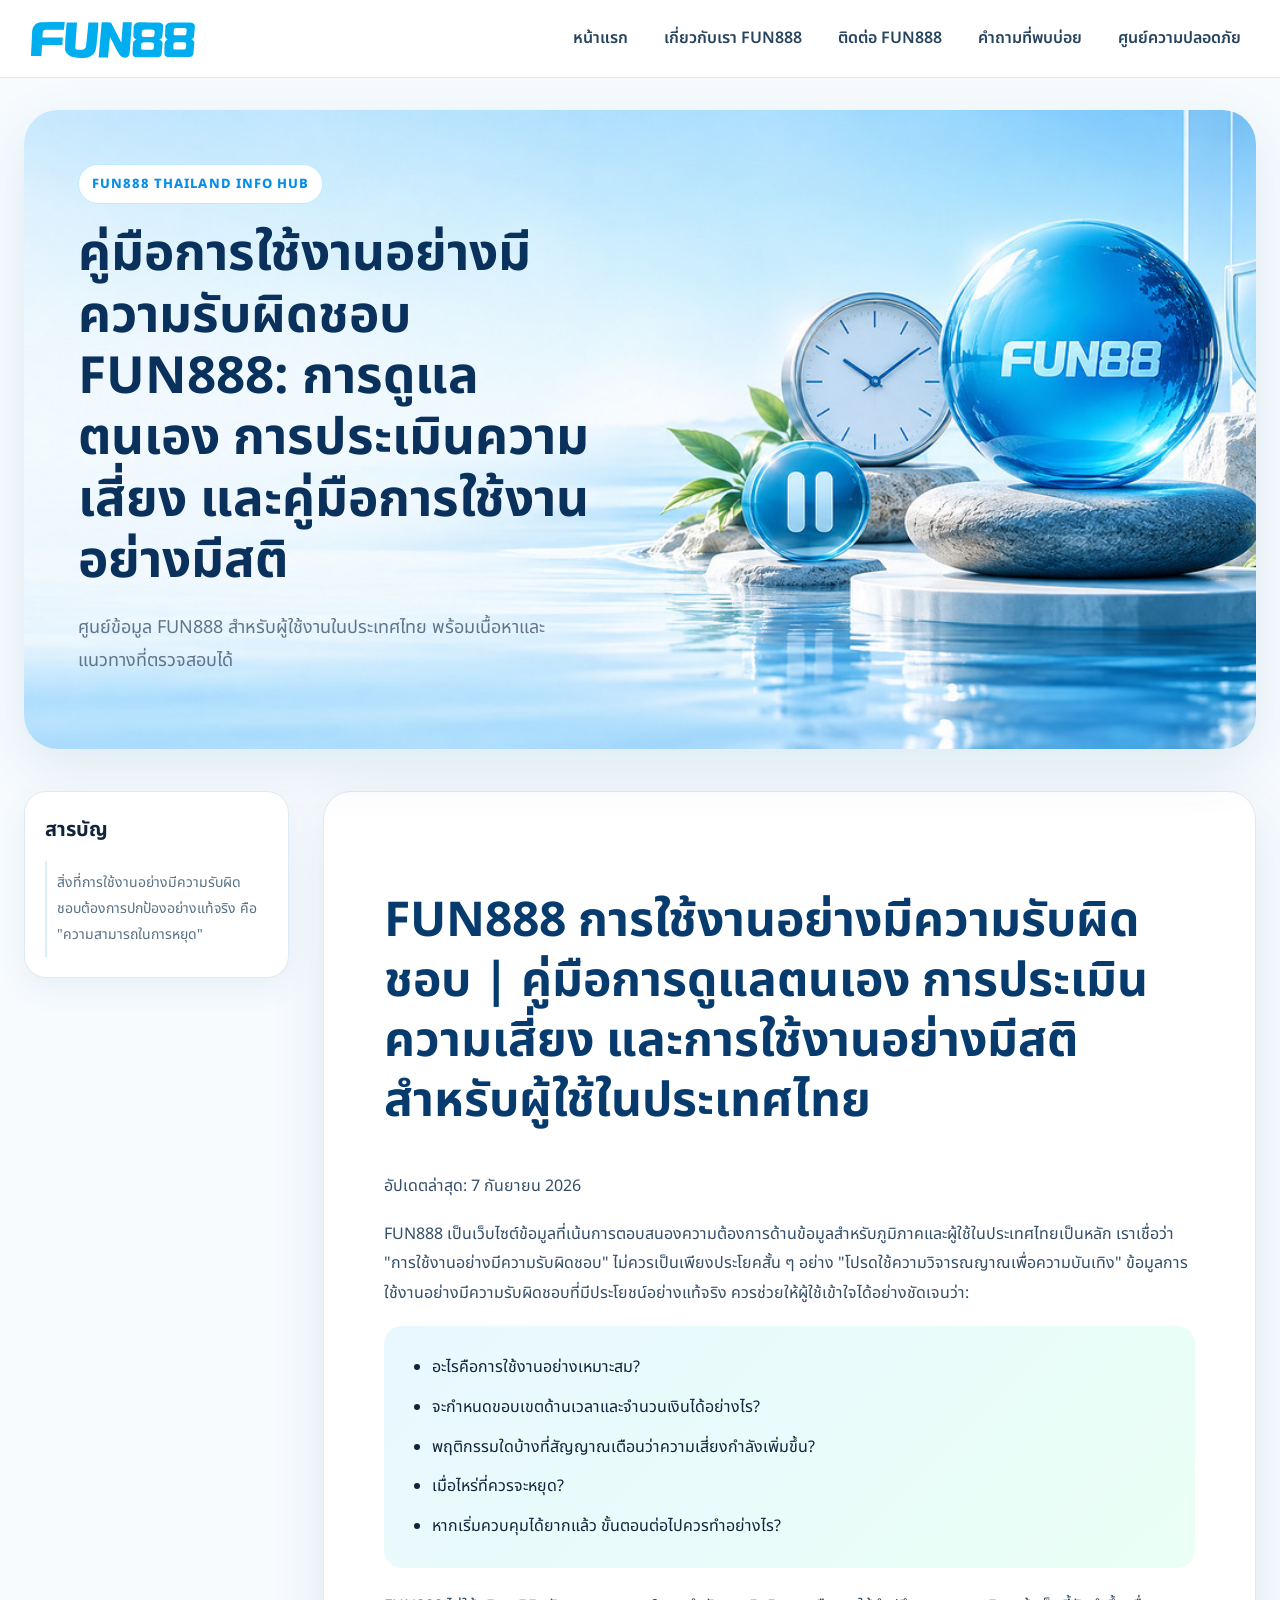
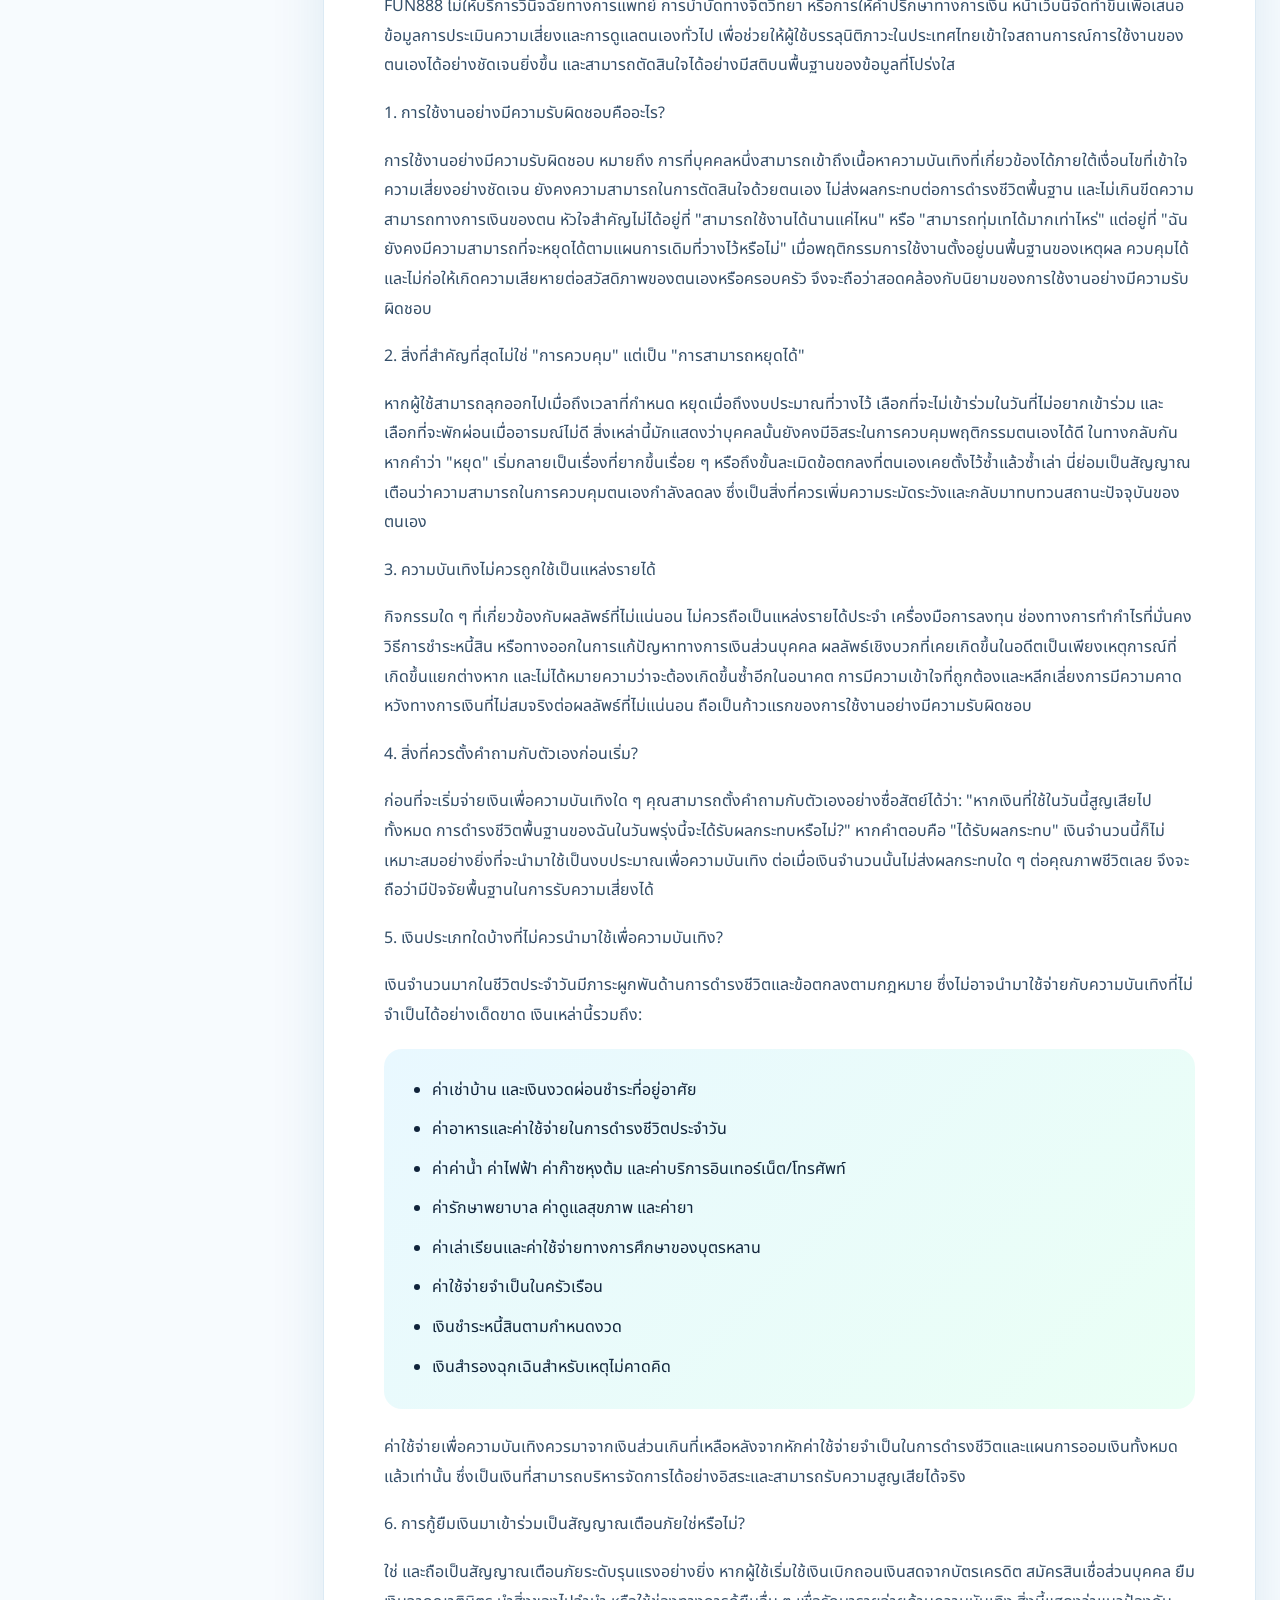
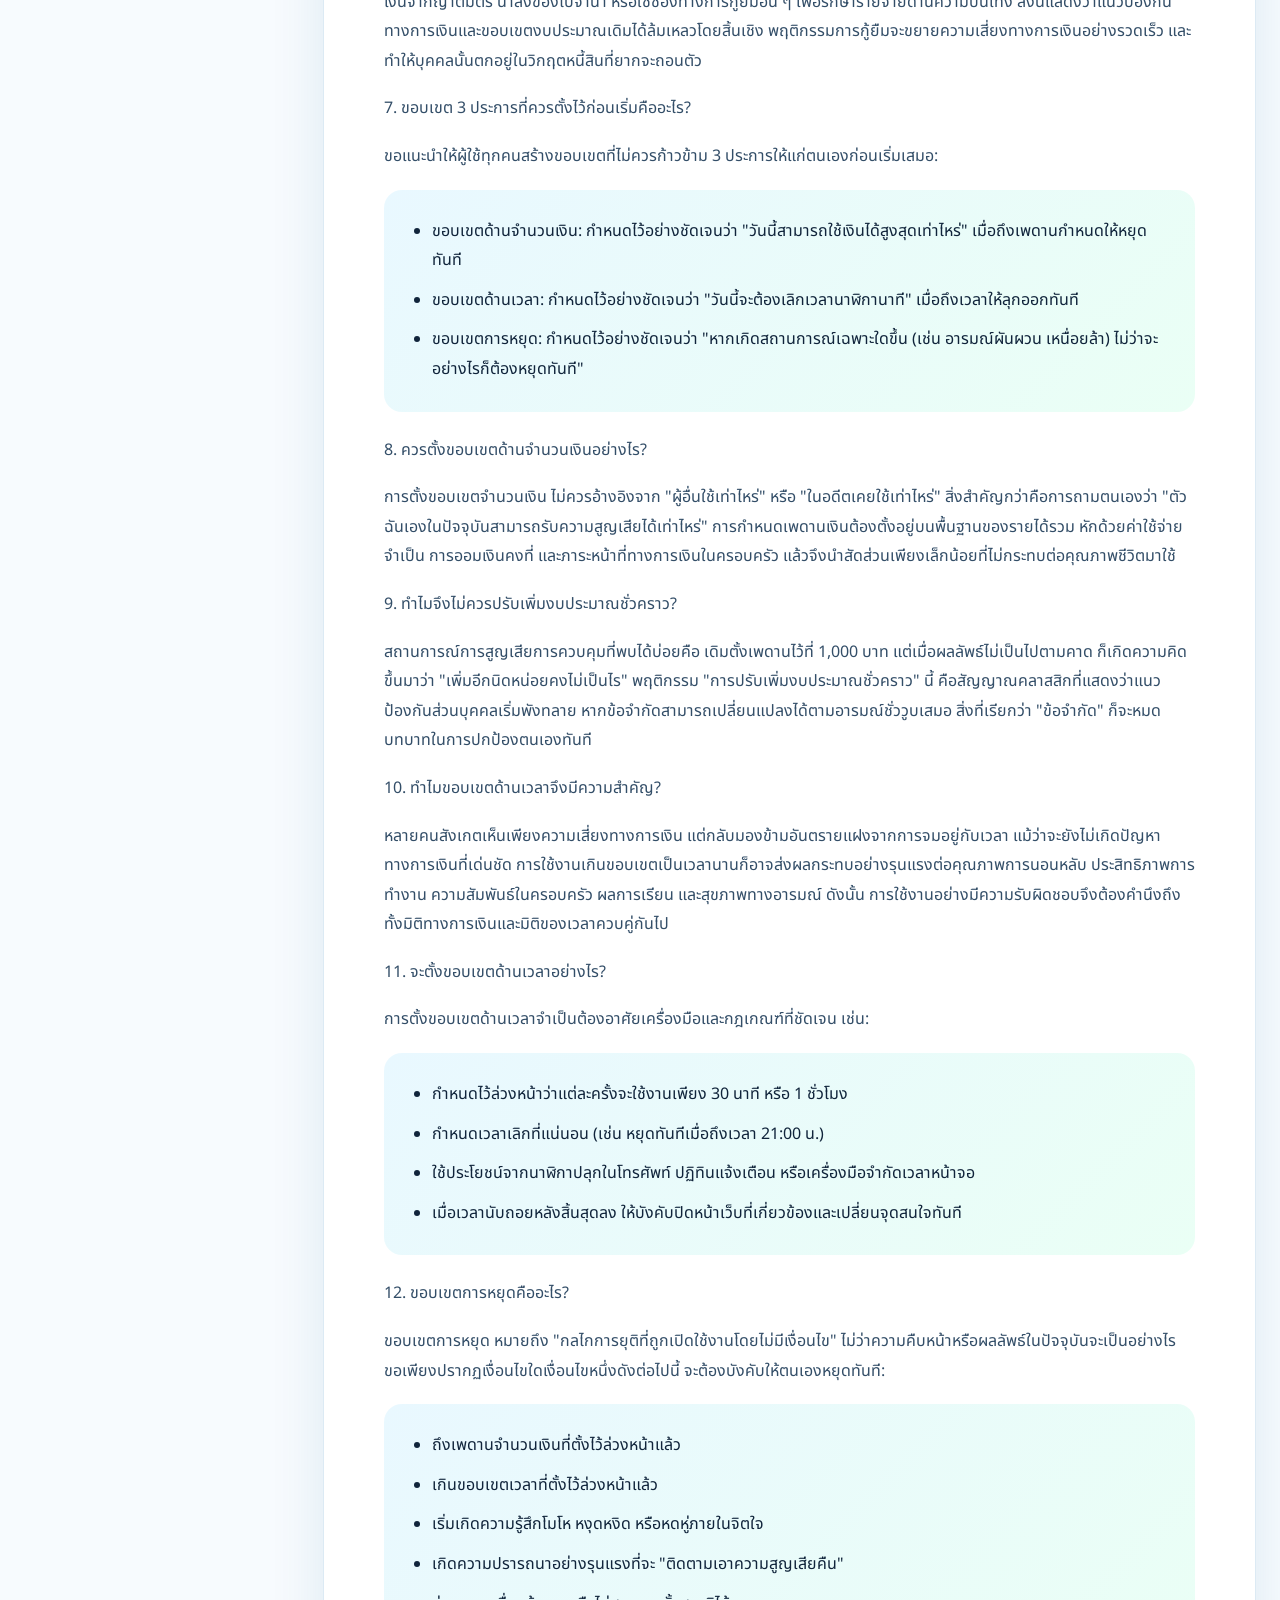
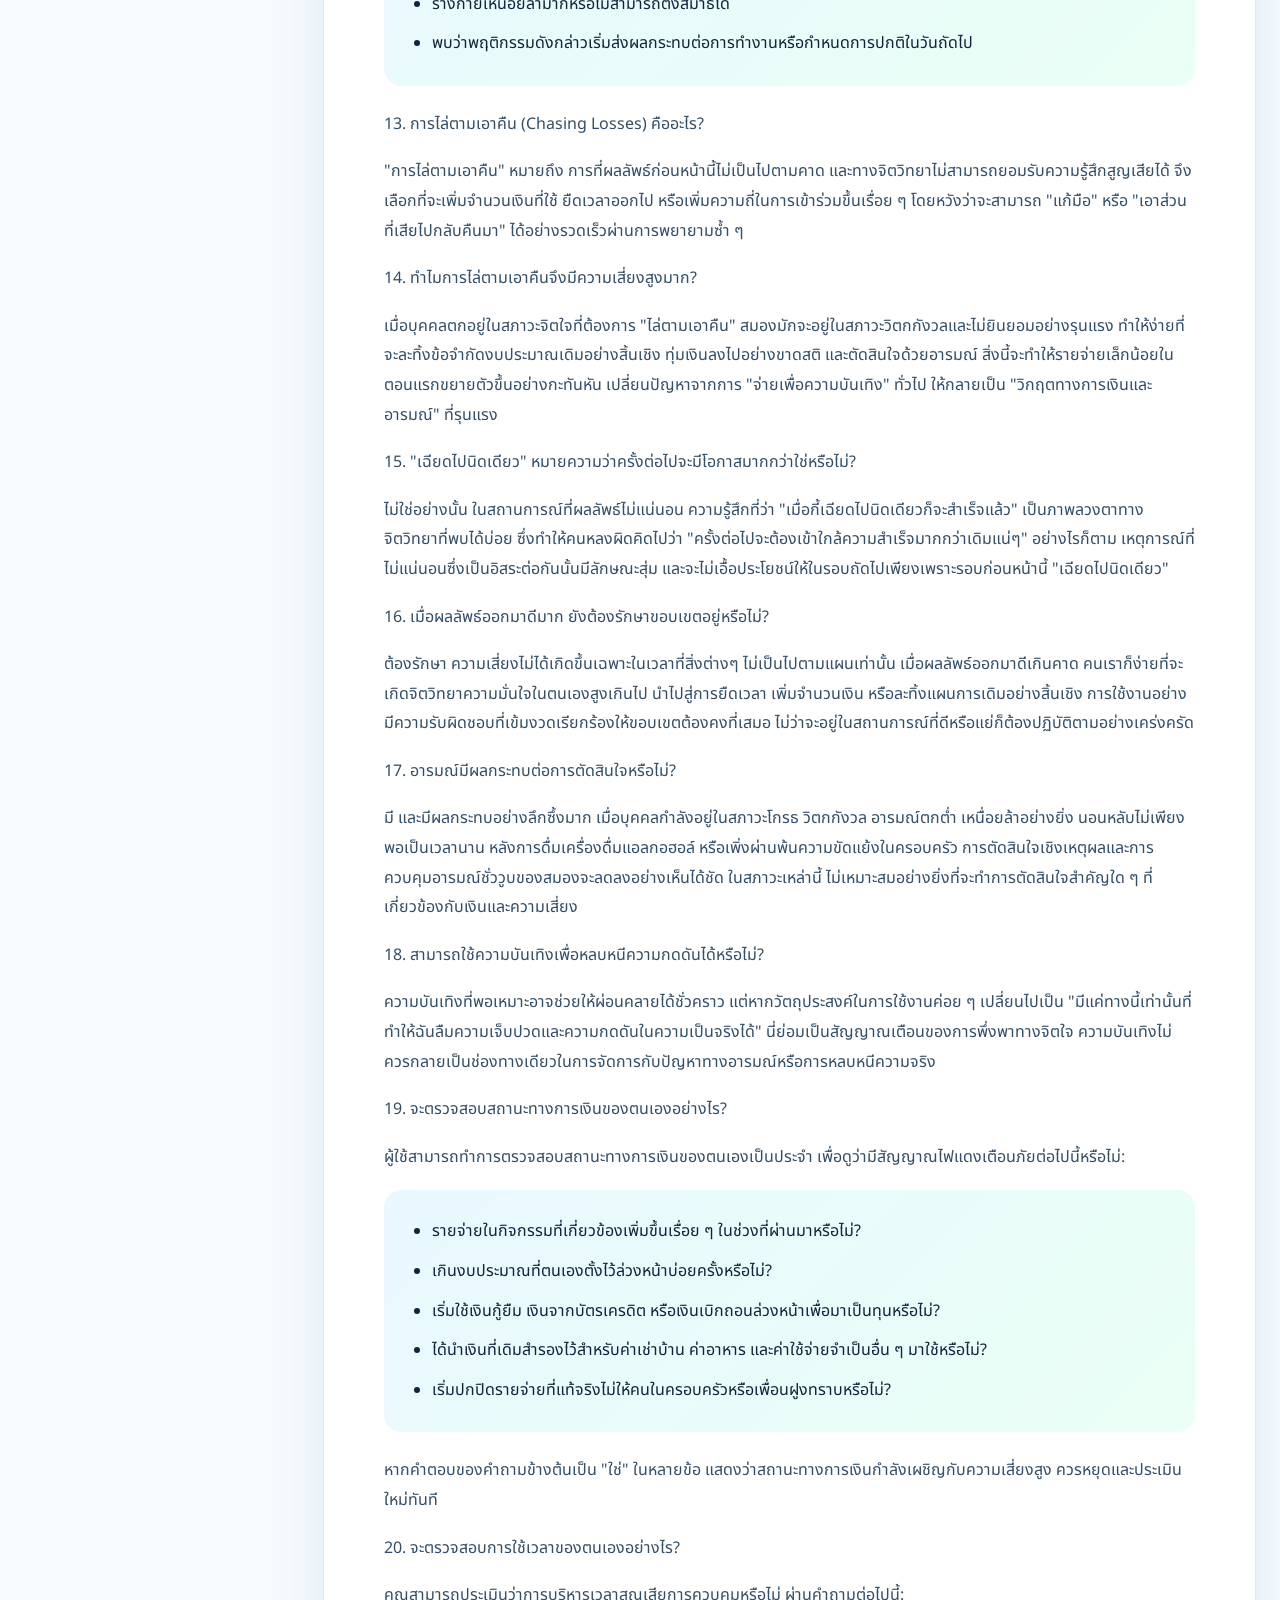
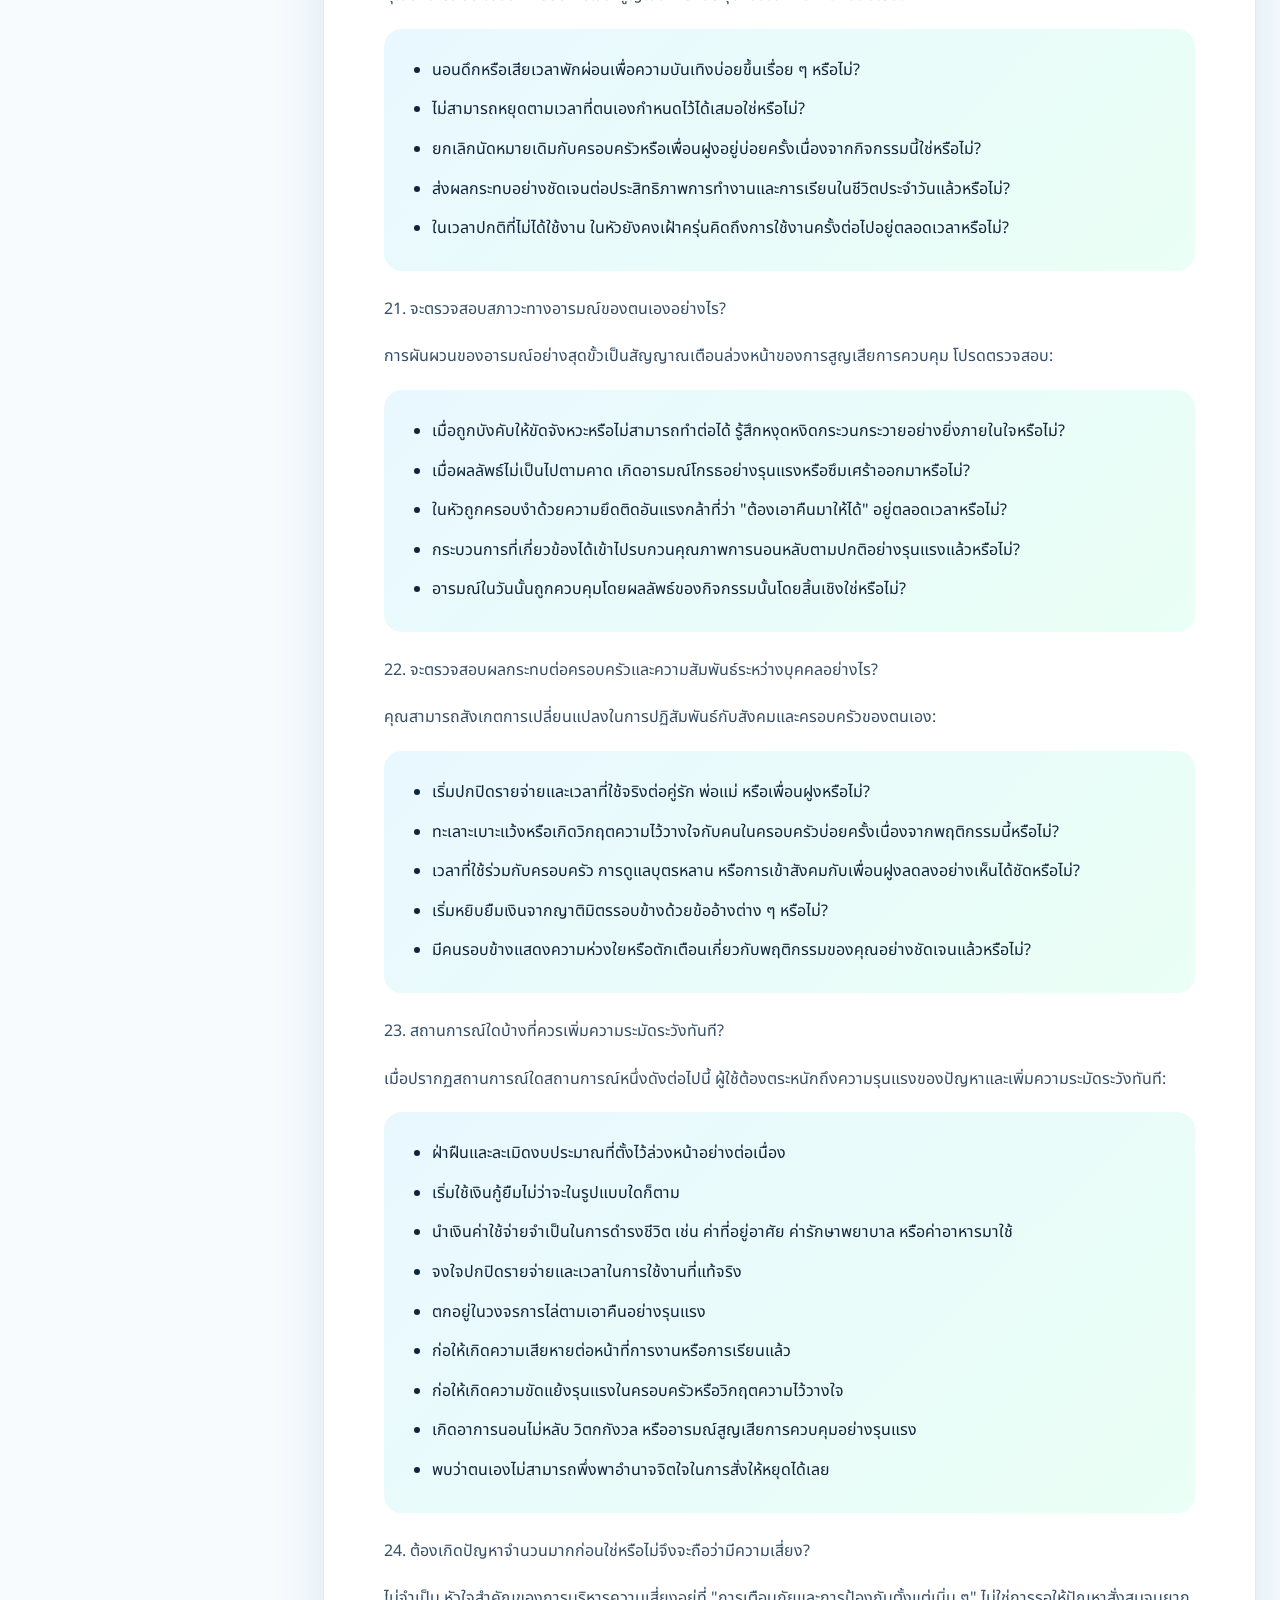
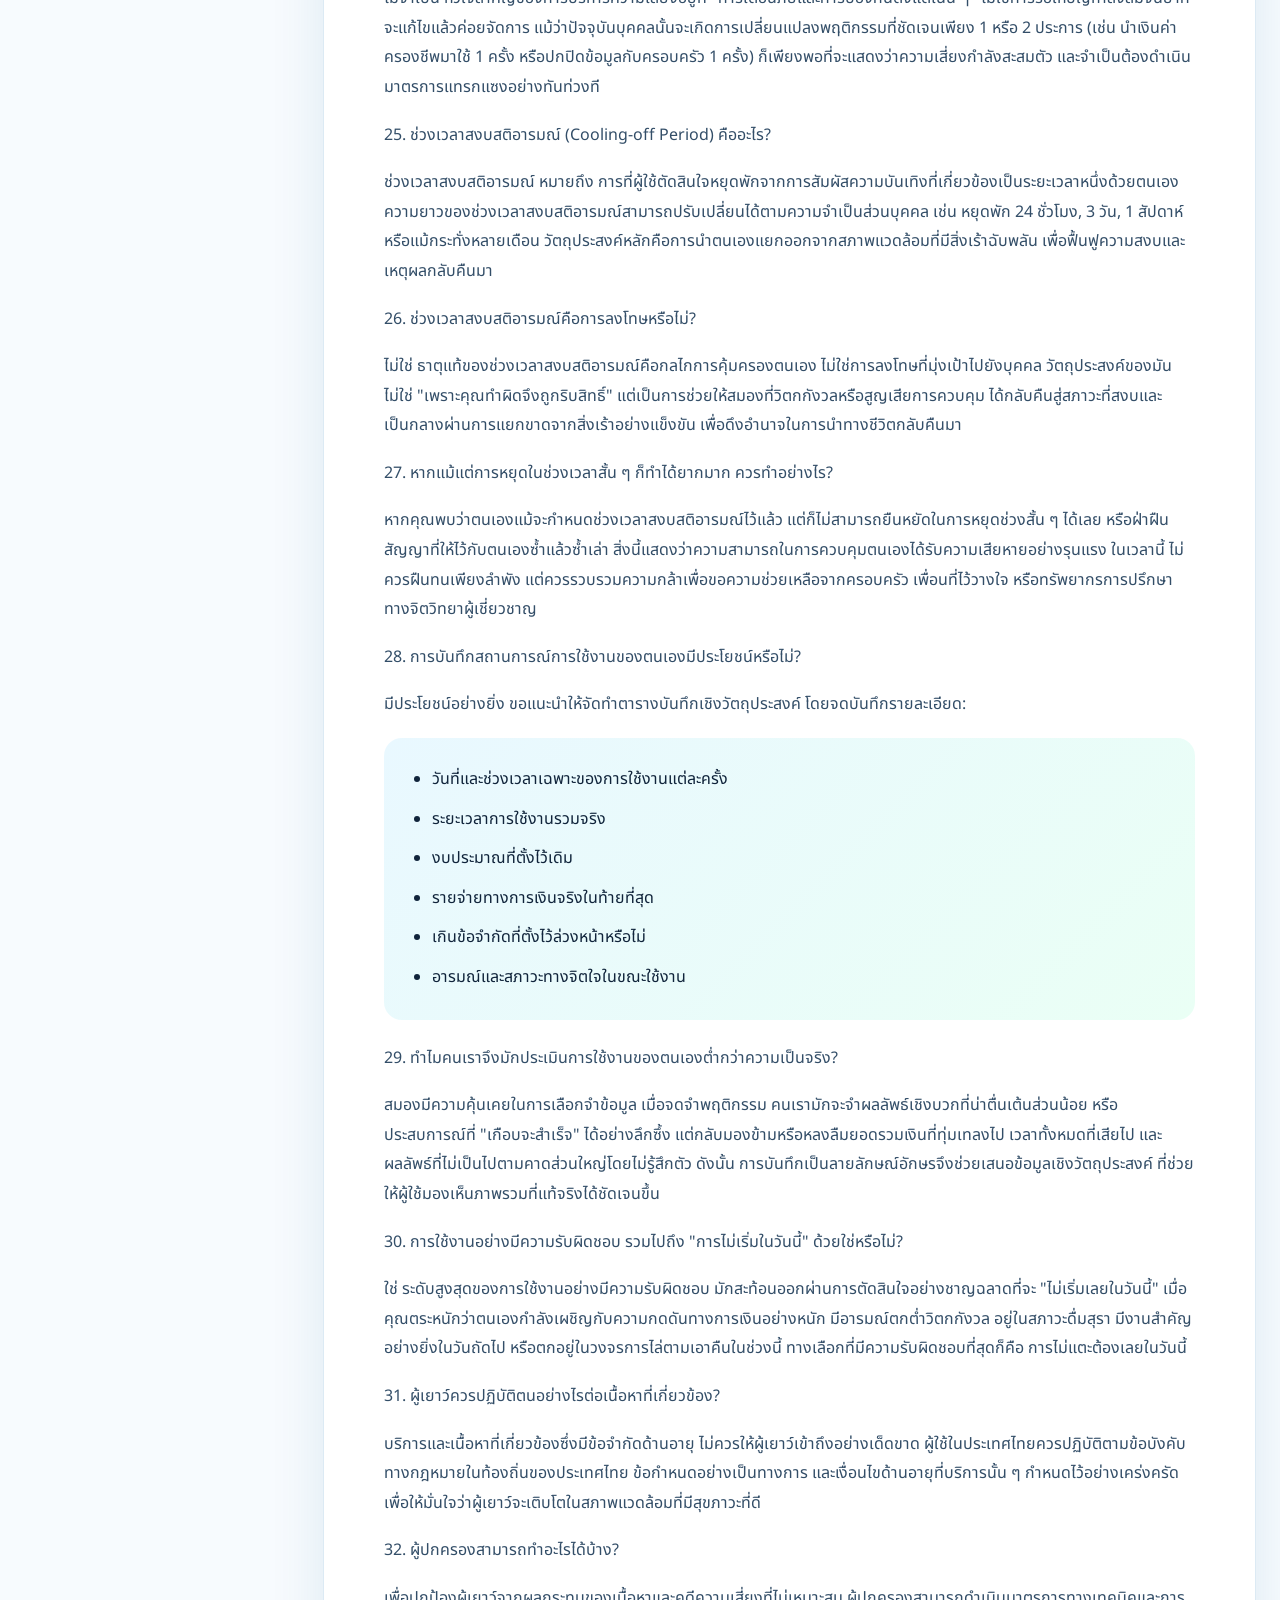
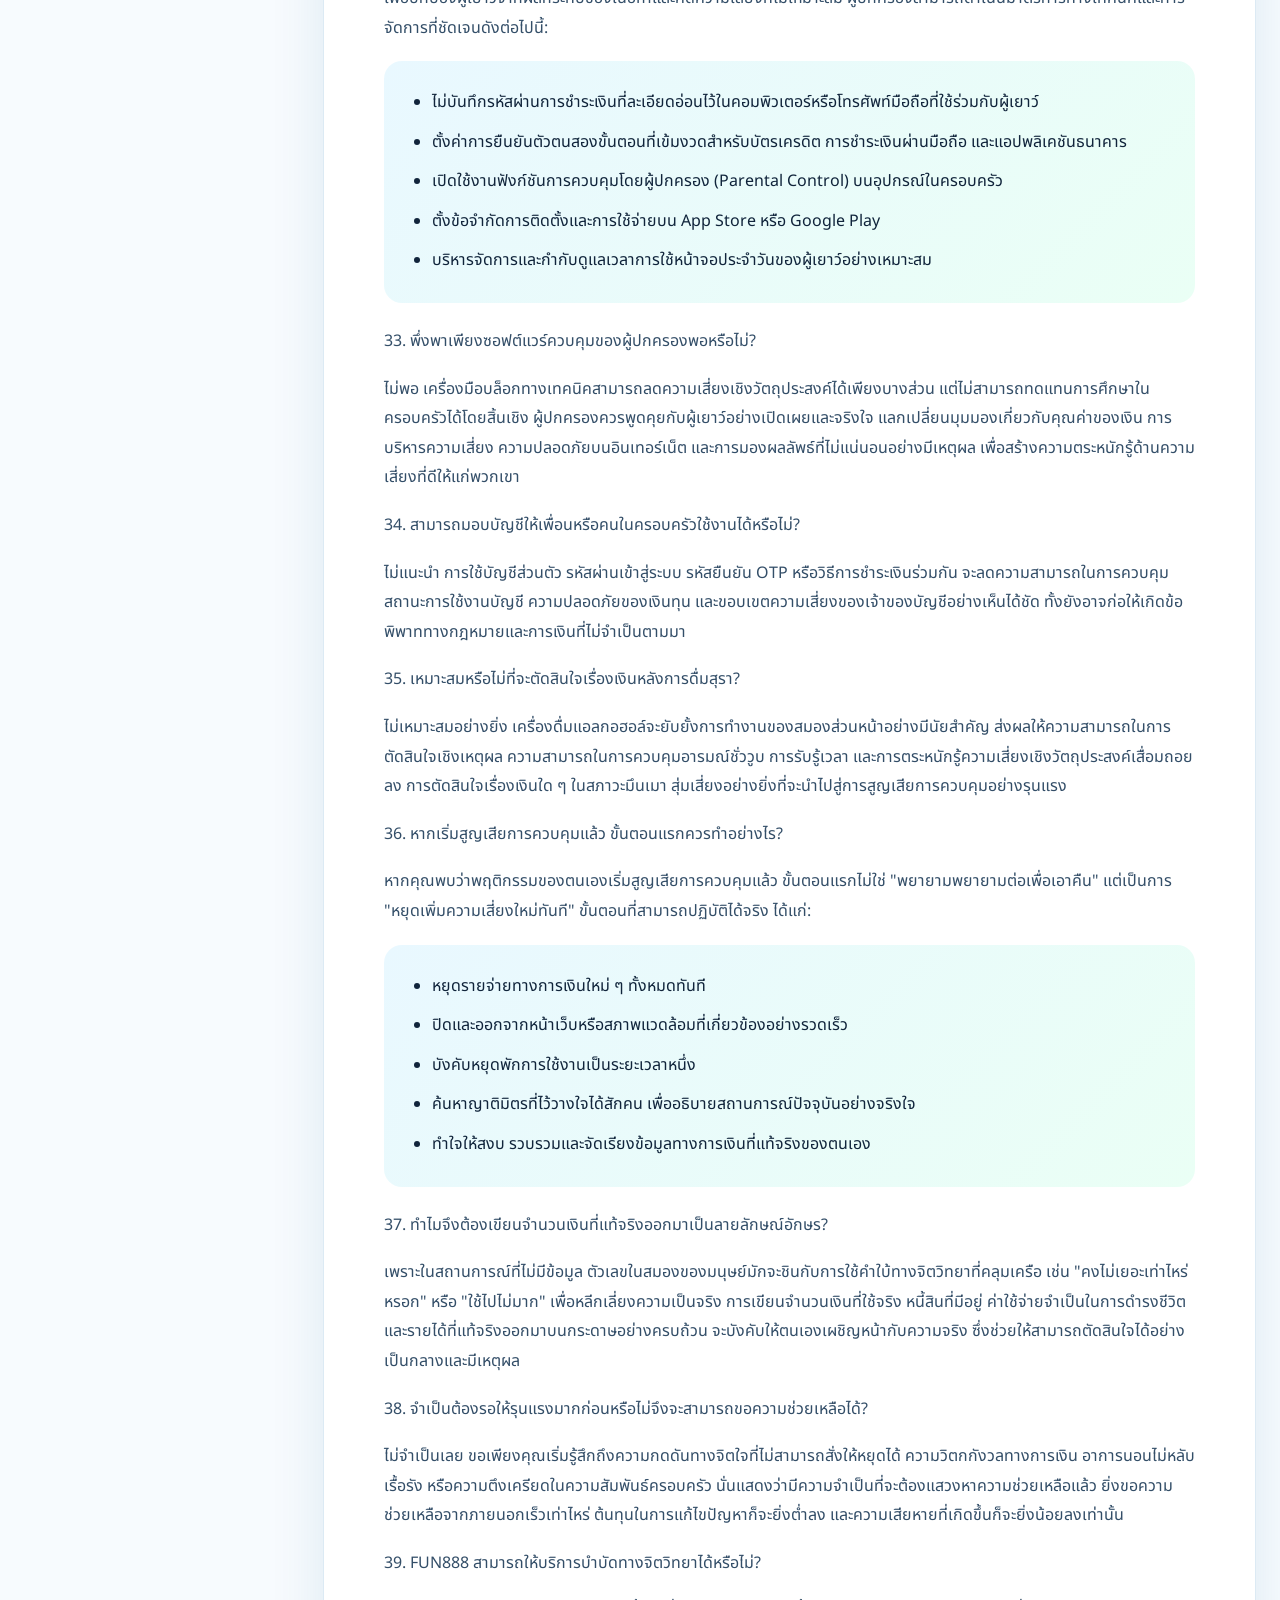
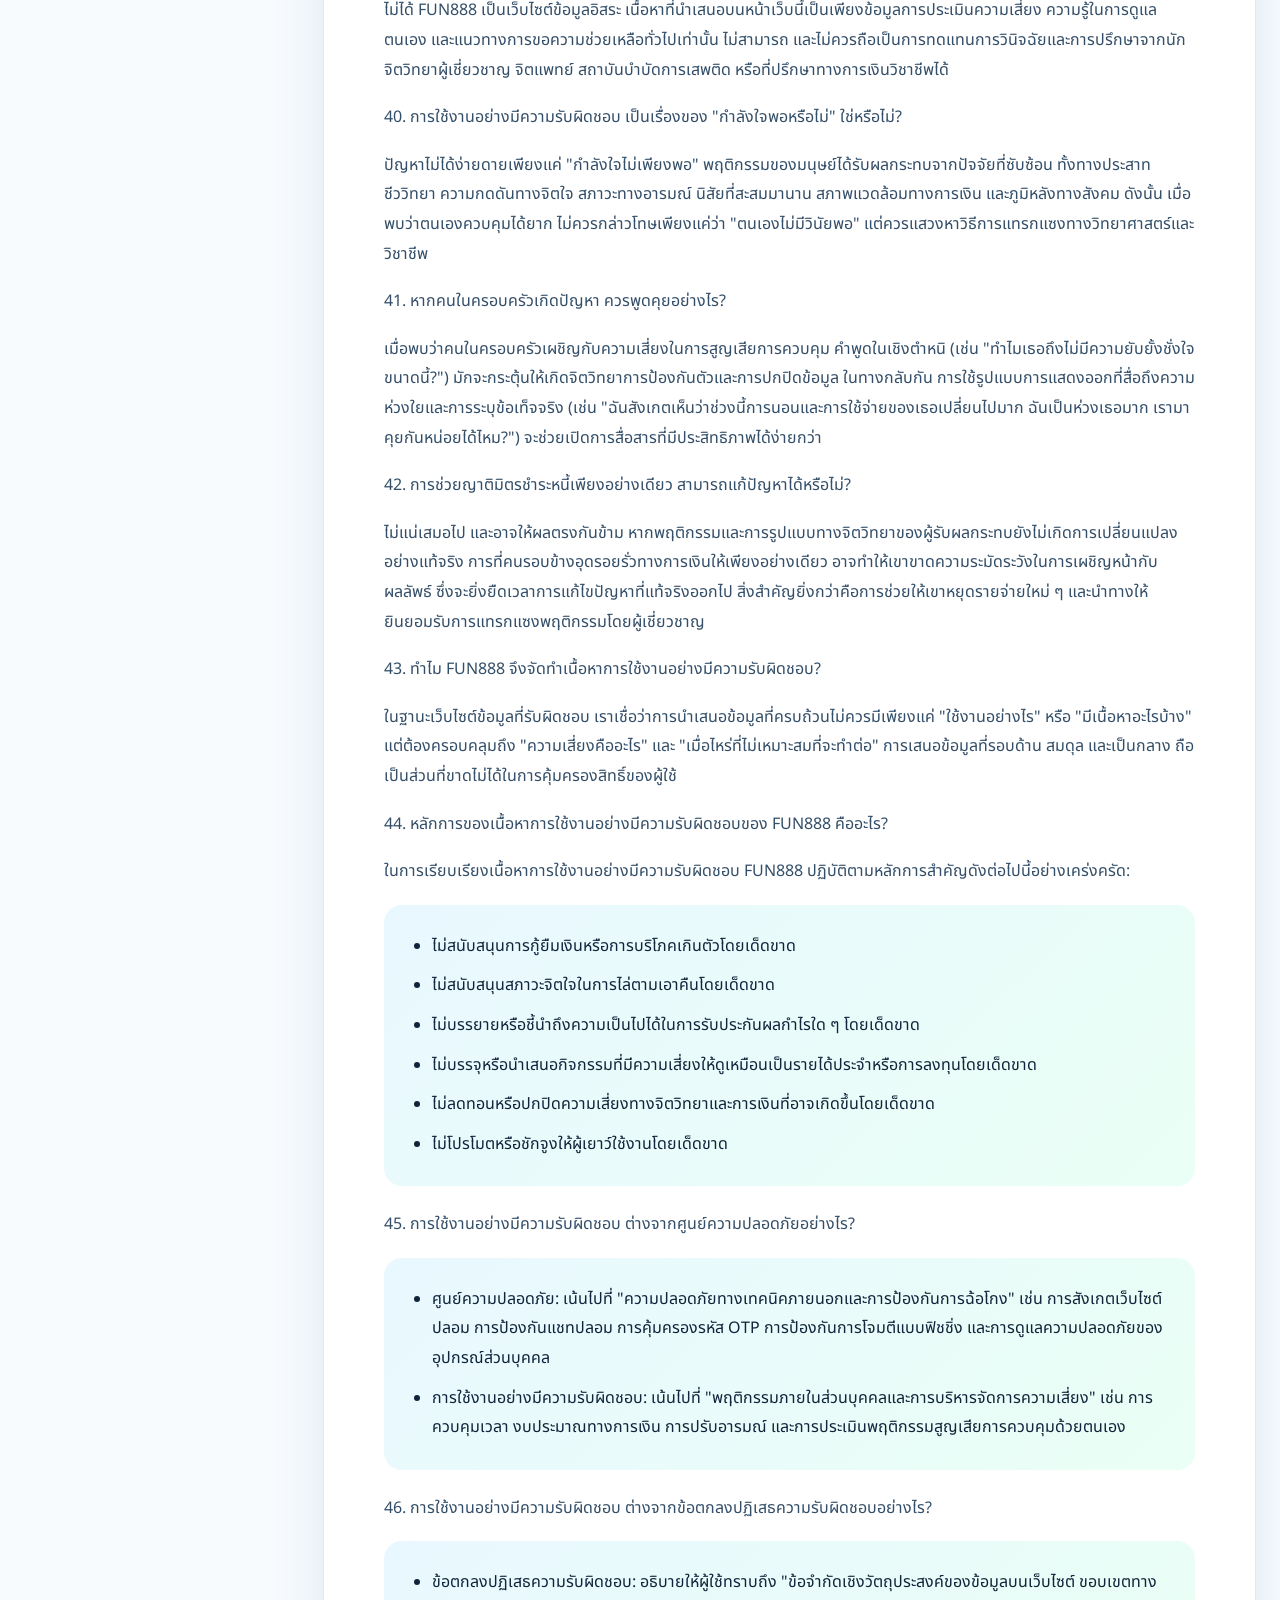
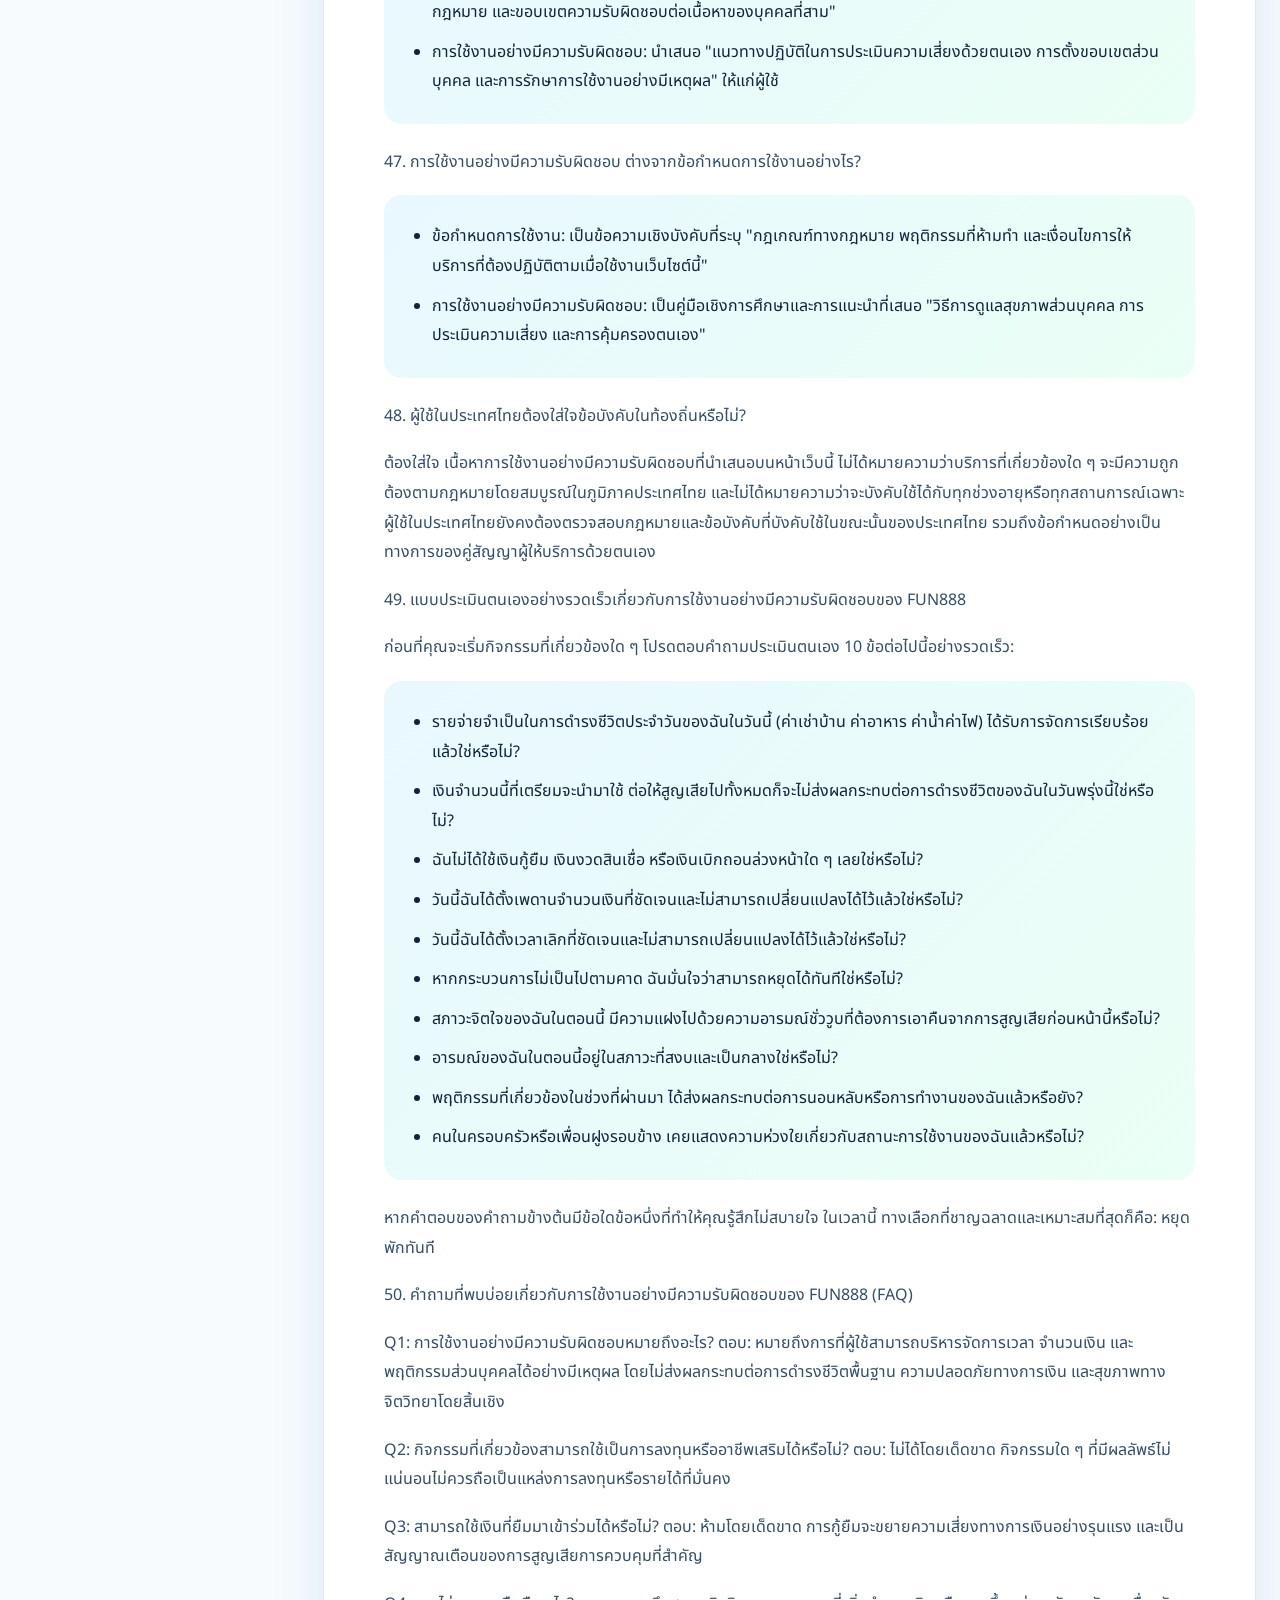
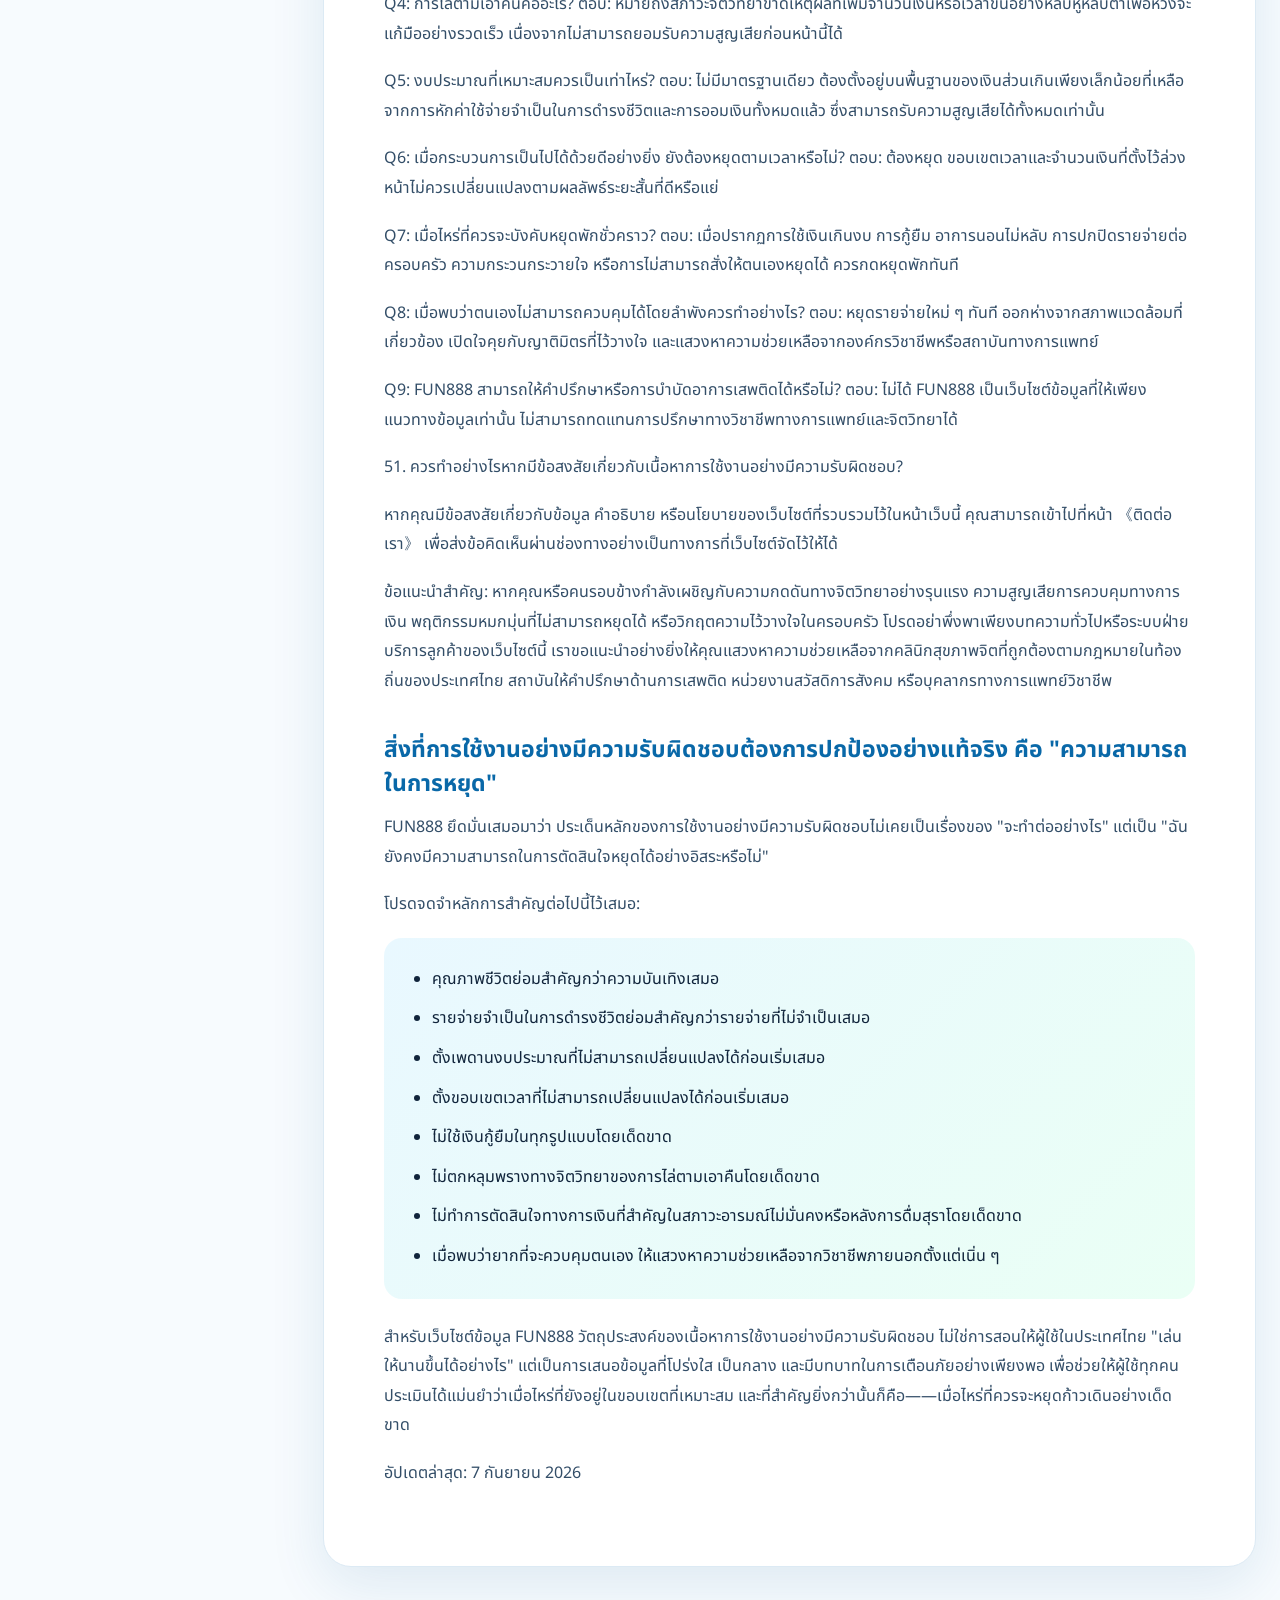
<file: responsible-gaming/index.html>
<!doctype html>
<html lang="th">

<head>
    <meta charset="utf-8">
    <meta name="viewport" content="width=device-width,initial-scale=1">
    <title>คู่มือการใช้งานอย่างมีความรับผิดชอบ FUN888: การดูแลตนเอง การประเมินความเสี่ยง และคู่มือการใช้งานอย่างมีสติ
    </title>
    <meta name="description" content="ศูนย์ข้อมูล FUN888 สำหรับผู้ใช้งานในประเทศไทย พร้อมเนื้อหาและแนวทางที่ตรวจสอบได้">
    <link rel="canonical" href="https://fun888thcom.github.io/responsible-gaming/">
    <meta property="og:type" content="website">
    <meta property="og:locale" content="th_TH">
    <meta property="og:title"
        content="คู่มือการใช้งานอย่างมีความรับผิดชอบ FUN888: การดูแลตนเอง การประเมินความเสี่ยง และคู่มือการใช้งานอย่างมีสติ">
    <meta property="og:description"
        content="ศูนย์ข้อมูล FUN888 สำหรับผู้ใช้งานในประเทศไทย พร้อมเนื้อหาและแนวทางที่ตรวจสอบได้">
    <meta property="og:url" content="https://fun888thcom.github.io/responsible-gaming/">
    <meta property="og:image" content="https://fun888thcom.github.io/responsible-gaming/assets/images/hero-10.jpg">
    <meta name="robots" content="index,follow">
    <link rel="icon" href="../assets/images/favicon.svg">
    <link rel="stylesheet" href="../assets/css/style.css">
    <script
        type="application/ld+json">{"@context":"https://schema.org","@type":"WebPage","name":"คู่มือการใช้งานอย่างมีความรับผิดชอบ FUN888: การดูแลตนเอง การประเมินความเสี่ยง และคู่มือการใช้งานอย่างมีสติ","description":"ศูนย์ข้อมูล FUN888 สำหรับผู้ใช้งานในประเทศไทย พร้อมเนื้อหาและแนวทางที่ตรวจสอบได้","url":"https://fun888thcom.github.io/responsible-gaming/","inLanguage":"th"}</script>
</head>

<body>
    <header>
        <div class="topbar"><a class="brand" href="../"><img src="../assets/images/logo.svg" alt="FUN888"></a><button
                class="menu" aria-label="เปิดเมนู" aria-expanded="false">☰</button>
            <nav><a href="../">หน้าแรก</a><a href="../about-us/">เกี่ยวกับเรา FUN888</a><a href="../contact-us/">ติดต่อ
                    FUN888</a><a href="../faq/">คำถามที่พบบ่อย</a><a href="../safety-center/">ศูนย์ความปลอดภัย</a></nav>
        </div>
    </header>
    <main>
        <section class="hero"  style="background-image:url(../assets/images/hero-10.jpg)">
            <div class="hero-copy"><span class="eyebrow">FUN888 THAILAND INFO HUB</span>
                <h1>คู่มือการใช้งานอย่างมีความรับผิดชอบ FUN888: การดูแลตนเอง การประเมินความเสี่ยง
                    และคู่มือการใช้งานอย่างมีสติ</h1>
                <p>ศูนย์ข้อมูล FUN888 สำหรับผู้ใช้งานในประเทศไทย พร้อมเนื้อหาและแนวทางที่ตรวจสอบได้</p>
            </div> 
        </section>
        <div class="layout">
            <aside><strong>สารบัญ</strong>
                <div class="toc"><a href="#section-1">สิ่งที่การใช้งานอย่างมีความรับผิดชอบต้องการปกป้องอย่างแท้จริง คือ
                        &quot;ความสามารถในการหยุด&quot;</a></div>
            </aside>
            <article>
                <h1 id="section-1">FUN888 การใช้งานอย่างมีความรับผิดชอบ | คู่มือการดูแลตนเอง การประเมินความเสี่ยง
                    และการใช้งานอย่างมีสติสำหรับผู้ใช้ในประเทศไทย</h1>
                <p>อัปเดตล่าสุด: 7 กันยายน 2026</p>
                <p>FUN888
                    เป็นเว็บไซต์ข้อมูลที่เน้นการตอบสนองความต้องการด้านข้อมูลสำหรับภูมิภาคและผู้ใช้ในประเทศไทยเป็นหลัก
                    เราเชื่อว่า &quot;การใช้งานอย่างมีความรับผิดชอบ&quot; ไม่ควรเป็นเพียงประโยคสั้น ๆ อย่าง
                    &quot;โปรดใช้ความวิจารณญาณเพื่อความบันเทิง&quot;
                    ข้อมูลการใช้งานอย่างมีความรับผิดชอบที่มีประโยชน์อย่างแท้จริง
                    ควรช่วยให้ผู้ใช้เข้าใจได้อย่างชัดเจนว่า:</p>
                <ul>
                    <li>อะไรคือการใช้งานอย่างเหมาะสม?</li>
                    <li>จะกำหนดขอบเขตด้านเวลาและจำนวนเงินได้อย่างไร?</li>
                    <li>พฤติกรรมใดบ้างที่สัญญาณเตือนว่าความเสี่ยงกำลังเพิ่มขึ้น?</li>
                    <li>เมื่อไหร่ที่ควรจะหยุด?</li>
                    <li>หากเริ่มควบคุมได้ยากแล้ว ขั้นตอนต่อไปควรทำอย่างไร?</li>
                </ul>
                <p>FUN888 ไม่ให้บริการวินิจฉัยทางการแพทย์ การบำบัดทางจิตวิทยา หรือการให้คำปรึกษาทางการเงิน
                    หน้าเว็บนี้จัดทำขึ้นเพื่อเสนอข้อมูลการประเมินความเสี่ยงและการดูแลตนเองทั่วไป
                    เพื่อช่วยให้ผู้ใช้บรรลุนิติภาวะในประเทศไทยเข้าใจสถานการณ์การใช้งานของตนเองได้อย่างชัดเจนยิ่งขึ้น
                    และสามารถตัดสินใจได้อย่างมีสติบนพื้นฐานของข้อมูลที่โปร่งใส</p>
                <p>1. การใช้งานอย่างมีความรับผิดชอบคืออะไร?</p>
                <p>การใช้งานอย่างมีความรับผิดชอบ หมายถึง
                    การที่บุคคลหนึ่งสามารถเข้าถึงเนื้อหาความบันเทิงที่เกี่ยวข้องได้ภายใต้เงื่อนไขที่เข้าใจความเสี่ยงอย่างชัดเจน
                    ยังคงความสามารถในการตัดสินใจด้วยตนเอง ไม่ส่งผลกระทบต่อการดำรงชีวิตพื้นฐาน
                    และไม่เกินขีดความสามารถทางการเงินของตน หัวใจสำคัญไม่ได้อยู่ที่ &quot;สามารถใช้งานได้นานแค่ไหน&quot;
                    หรือ &quot;สามารถทุ่มเทได้มากเท่าไหร่&quot; แต่อยู่ที่
                    &quot;ฉันยังคงมีความสามารถที่จะหยุดได้ตามแผนการเดิมที่วางไว้หรือไม่&quot;
                    เมื่อพฤติกรรมการใช้งานตั้งอยู่บนพื้นฐานของเหตุผล ควบคุมได้
                    และไม่ก่อให้เกิดความเสียหายต่อสวัสดิภาพของตนเองหรือครอบครัว
                    จึงจะถือว่าสอดคล้องกับนิยามของการใช้งานอย่างมีความรับผิดชอบ</p>
                <p>2. สิ่งที่สำคัญที่สุดไม่ใช่ &quot;การควบคุม&quot; แต่เป็น &quot;การสามารถหยุดได้&quot;</p>
                <p>หากผู้ใช้สามารถลุกออกไปเมื่อถึงเวลาที่กำหนด หยุดเมื่อถึงงบประมาณที่วางไว้
                    เลือกที่จะไม่เข้าร่วมในวันที่ไม่อยากเข้าร่วม และเลือกที่จะพักผ่อนเมื่ออารมณ์ไม่ดี
                    สิ่งเหล่านี้มักแสดงว่าบุคคลนั้นยังคงมีอิสระในการควบคุมพฤติกรรมตนเองได้ดี ในทางกลับกัน หากคำว่า
                    &quot;หยุด&quot; เริ่มกลายเป็นเรื่องที่ยากขึ้นเรื่อย ๆ
                    หรือถึงขั้นละเมิดข้อตกลงที่ตนเองเคยตั้งไว้ซ้ำแล้วซ้ำเล่า
                    นี่ย่อมเป็นสัญญาณเตือนว่าความสามารถในการควบคุมตนเองกำลังลดลง
                    ซึ่งเป็นสิ่งที่ควรเพิ่มความระมัดระวังและกลับมาทบทวนสถานะปัจจุบันของตนเอง</p>
                <p>3. ความบันเทิงไม่ควรถูกใช้เป็นแหล่งรายได้</p>
                <p>กิจกรรมใด ๆ ที่เกี่ยวข้องกับผลลัพธ์ที่ไม่แน่นอน ไม่ควรถือเป็นแหล่งรายได้ประจำ เครื่องมือการลงทุน
                    ช่องทางการทำกำไรที่มั่นคง วิธีการชำระหนี้สิน หรือทางออกในการแก้ปัญหาทางการเงินส่วนบุคคล
                    ผลลัพธ์เชิงบวกที่เคยเกิดขึ้นในอดีตเป็นเพียงเหตุการณ์ที่เกิดขึ้นแยกต่างหาก
                    และไม่ได้หมายความว่าจะต้องเกิดขึ้นซ้ำอีกในอนาคต
                    การมีความเข้าใจที่ถูกต้องและหลีกเลี่ยงการมีความคาดหวังทางการเงินที่ไม่สมจริงต่อผลลัพธ์ที่ไม่แน่นอน
                    ถือเป็นก้าวแรกของการใช้งานอย่างมีความรับผิดชอบ</p>
                <p>4. สิ่งที่ควรตั้งคำถามกับตัวเองก่อนเริ่ม?</p>
                <p>ก่อนที่จะเริ่มจ่ายเงินเพื่อความบันเทิงใด ๆ คุณสามารถตั้งคำถามกับตัวเองอย่างซื่อสัตย์ได้ว่า:
                    &quot;หากเงินที่ใช้ในวันนี้สูญเสียไปทั้งหมด
                    การดำรงชีวิตพื้นฐานของฉันในวันพรุ่งนี้จะได้รับผลกระทบหรือไม่?&quot; หากคำตอบคือ
                    &quot;ได้รับผลกระทบ&quot; เงินจำนวนนี้ก็ไม่เหมาะสมอย่างยิ่งที่จะนำมาใช้เป็นงบประมาณเพื่อความบันเทิง
                    ต่อเมื่อเงินจำนวนนั้นไม่ส่งผลกระทบใด ๆ ต่อคุณภาพชีวิตเลย
                    จึงจะถือว่ามีปัจจัยพื้นฐานในการรับความเสี่ยงได้</p>
                <p>5. เงินประเภทใดบ้างที่ไม่ควรนำมาใช้เพื่อความบันเทิง?</p>
                <p>เงินจำนวนมากในชีวิตประจำวันมีภาระผูกพันด้านการดำรงชีวิตและข้อตกลงตามกฎหมาย
                    ซึ่งไม่อาจนำมาใช้จ่ายกับความบันเทิงที่ไม่จำเป็นได้อย่างเด็ดขาด เงินเหล่านี้รวมถึง:</p>
                <ul>
                    <li>ค่าเช่าบ้าน และเงินงวดผ่อนชำระที่อยู่อาศัย</li>
                    <li>ค่าอาหารและค่าใช้จ่ายในการดำรงชีวิตประจำวัน</li>
                    <li>ค่าค่าน้ำ ค่าไฟฟ้า ค่าก๊าซหุงต้ม และค่าบริการอินเทอร์เน็ต/โทรศัพท์</li>
                    <li>ค่ารักษาพยาบาล ค่าดูแลสุขภาพ และค่ายา</li>
                    <li>ค่าเล่าเรียนและค่าใช้จ่ายทางการศึกษาของบุตรหลาน</li>
                    <li>ค่าใช้จ่ายจำเป็นในครัวเรือน</li>
                    <li>เงินชำระหนี้สินตามกำหนดงวด</li>
                    <li>เงินสำรองฉุกเฉินสำหรับเหตุไม่คาดคิด</li>
                </ul>
                <p>ค่าใช้จ่ายเพื่อความบันเทิงควรมาจากเงินส่วนเกินที่เหลือหลังจากหักค่าใช้จ่ายจำเป็นในการดำรงชีวิตและแผนการออมเงินทั้งหมดแล้วเท่านั้น
                    ซึ่งเป็นเงินที่สามารถบริหารจัดการได้อย่างอิสระและสามารถรับความสูญเสียได้จริง</p>
                <p>6. การกู้ยืมเงินมาเข้าร่วมเป็นสัญญาณเตือนภัยใช่หรือไม่?</p>
                <p>ใช่ และถือเป็นสัญญาณเตือนภัยระดับรุนแรงอย่างยิ่ง หากผู้ใช้เริ่มใช้เงินเบิกถอนเงินสดจากบัตรเครดิต
                    สมัครสินเชื่อส่วนบุคคล ยืมเงินจากญาติมิตร นำสิ่งของไปจำนำ หรือใช้ช่องทางการกู้ยืมอื่น ๆ
                    เพื่อรักษารายจ่ายด้านความบันเทิง
                    สิ่งนี้แสดงว่าแนวป้องกันทางการเงินและขอบเขตงบประมาณเดิมได้ล้มเหลวโดยสิ้นเชิง
                    พฤติกรรมการกู้ยืมจะขยายความเสี่ยงทางการเงินอย่างรวดเร็ว
                    และทำให้บุคคลนั้นตกอยู่ในวิกฤตหนี้สินที่ยากจะถอนตัว</p>
                <p>7. ขอบเขต 3 ประการที่ควรตั้งไว้ก่อนเริ่มคืออะไร?</p>
                <p>ขอแนะนำให้ผู้ใช้ทุกคนสร้างขอบเขตที่ไม่ควรก้าวข้าม 3 ประการให้แก่ตนเองก่อนเริ่มเสมอ:</p>
                <ul>
                    <li>ขอบเขตด้านจำนวนเงิน: กำหนดไว้อย่างชัดเจนว่า &quot;วันนี้สามารถใช้เงินได้สูงสุดเท่าไหร่&quot;
                        เมื่อถึงเพดานกำหนดให้หยุดทันที</li>
                    <li>ขอบเขตด้านเวลา: กำหนดไว้อย่างชัดเจนว่า &quot;วันนี้จะต้องเลิกเวลานาฬิกานาที&quot;
                        เมื่อถึงเวลาให้ลุกออกทันที</li>
                    <li>ขอบเขตการหยุด: กำหนดไว้อย่างชัดเจนว่า &quot;หากเกิดสถานการณ์เฉพาะใดขึ้น (เช่น อารมณ์ผันผวน
                        เหนื่อยล้า) ไม่ว่าจะอย่างไรก็ต้องหยุดทันที&quot;</li>
                </ul>
                <p>8. ควรตั้งขอบเขตด้านจำนวนเงินอย่างไร?</p>
                <p>การตั้งขอบเขตจำนวนเงิน ไม่ควรอ้างอิงจาก &quot;ผู้อื่นใช้เท่าไหร่&quot; หรือ
                    &quot;ในอดีตเคยใช้เท่าไหร่&quot; สิ่งสำคัญกว่าคือการถามตนเองว่า
                    &quot;ตัวฉันเองในปัจจุบันสามารถรับความสูญเสียได้เท่าไหร่&quot;
                    การกำหนดเพดานเงินต้องตั้งอยู่บนพื้นฐานของรายได้รวม หักด้วยค่าใช้จ่ายจำเป็น การออมเงินคงที่
                    และภาระหน้าที่ทางการเงินในครอบครัว แล้วจึงนำสัดส่วนเพียงเล็กน้อยที่ไม่กระทบต่อคุณภาพชีวิตมาใช้</p>
                <p>9. ทำไมจึงไม่ควรปรับเพิ่มงบประมาณชั่วคราว?</p>
                <p>สถานการณ์การสูญเสียการควบคุมที่พบได้บ่อยคือ เดิมตั้งเพดานไว้ที่ 1,000 บาท
                    แต่เมื่อผลลัพธ์ไม่เป็นไปตามคาด ก็เกิดความคิดขึ้นมาว่า &quot;เพิ่มอีกนิดหน่อยคงไม่เป็นไร&quot;
                    พฤติกรรม &quot;การปรับเพิ่มงบประมาณชั่วคราว&quot; นี้
                    คือสัญญาณคลาสสิกที่แสดงว่าแนวป้องกันส่วนบุคคลเริ่มพังทลาย
                    หากข้อจำกัดสามารถเปลี่ยนแปลงได้ตามอารมณ์ชั่ววูบเสมอ สิ่งที่เรียกว่า &quot;ข้อจำกัด&quot;
                    ก็จะหมดบทบาทในการปกป้องตนเองทันที</p>
                <p>10. ทำไมขอบเขตด้านเวลาจึงมีความสำคัญ?</p>
                <p>หลายคนสังเกตเห็นเพียงความเสี่ยงทางการเงิน แต่กลับมองข้ามอันตรายแฝงจากการจมอยู่กับเวลา
                    แม้ว่าจะยังไม่เกิดปัญหาทางการเงินที่เด่นชัด
                    การใช้งานเกินขอบเขตเป็นเวลานานก็อาจส่งผลกระทบอย่างรุนแรงต่อคุณภาพการนอนหลับ ประสิทธิภาพการทำงาน
                    ความสัมพันธ์ในครอบครัว ผลการเรียน และสุขภาพทางอารมณ์ ดังนั้น
                    การใช้งานอย่างมีความรับผิดชอบจึงต้องคำนึงถึงทั้งมิติทางการเงินและมิติของเวลาควบคู่กันไป</p>
                <p>11. จะตั้งขอบเขตด้านเวลาอย่างไร?</p>
                <p>การตั้งขอบเขตด้านเวลาจำเป็นต้องอาศัยเครื่องมือและกฎเกณฑ์ที่ชัดเจน เช่น:</p>
                <ul>
                    <li>กำหนดไว้ล่วงหน้าว่าแต่ละครั้งจะใช้งานเพียง 30 นาที หรือ 1 ชั่วโมง</li>
                    <li>กำหนดเวลาเลิกที่แน่นอน (เช่น หยุดทันทีเมื่อถึงเวลา 21:00 น.)</li>
                    <li>ใช้ประโยชน์จากนาฬิกาปลุกในโทรศัพท์ ปฏิทินแจ้งเตือน หรือเครื่องมือจำกัดเวลาหน้าจอ</li>
                    <li>เมื่อเวลานับถอยหลังสิ้นสุดลง ให้บังคับปิดหน้าเว็บที่เกี่ยวข้องและเปลี่ยนจุดสนใจทันที</li>
                </ul>
                <p>12. ขอบเขตการหยุดคืออะไร?</p>
                <p>ขอบเขตการหยุด หมายถึง &quot;กลไกการยุติที่ถูกเปิดใช้งานโดยไม่มีเงื่อนไข&quot;
                    ไม่ว่าความคืบหน้าหรือผลลัพธ์ในปัจจุบันจะเป็นอย่างไร ขอเพียงปรากฏเงื่อนไขใดเงื่อนไขหนึ่งดังต่อไปนี้
                    จะต้องบังคับให้ตนเองหยุดทันที:</p>
                <ul>
                    <li>ถึงเพดานจำนวนเงินที่ตั้งไว้ล่วงหน้าแล้ว</li>
                    <li>เกินขอบเขตเวลาที่ตั้งไว้ล่วงหน้าแล้ว</li>
                    <li>เริ่มเกิดความรู้สึกโมโห หงุดหงิด หรือหดหู่ภายในจิตใจ</li>
                    <li>เกิดความปรารถนาอย่างรุนแรงที่จะ &quot;ติดตามเอาความสูญเสียคืน&quot;</li>
                    <li>ร่างกายเหนื่อยล้ามากหรือไม่สามารถตั้งสมาธิได้</li>
                    <li>พบว่าพฤติกรรมดังกล่าวเริ่มส่งผลกระทบต่อการทำงานหรือกำหนดการปกติในวันถัดไป</li>
                </ul>
                <p>13. การไล่ตามเอาคืน (Chasing Losses) คืออะไร?</p>
                <p>&quot;การไล่ตามเอาคืน&quot; หมายถึง การที่ผลลัพธ์ก่อนหน้านี้ไม่เป็นไปตามคาด
                    และทางจิตวิทยาไม่สามารถยอมรับความรู้สึกสูญเสียได้ จึงเลือกที่จะเพิ่มจำนวนเงินที่ใช้ ยืดเวลาออกไป
                    หรือเพิ่มความถี่ในการเข้าร่วมขึ้นเรื่อย ๆ โดยหวังว่าจะสามารถ &quot;แก้มือ&quot; หรือ
                    &quot;เอาส่วนที่เสียไปกลับคืนมา&quot; ได้อย่างรวดเร็วผ่านการพยายามซ้ำ ๆ</p>
                <p>14. ทำไมการไล่ตามเอาคืนจึงมีความเสี่ยงสูงมาก?</p>
                <p>เมื่อบุคคลตกอยู่ในสภาวะจิตใจที่ต้องการ &quot;ไล่ตามเอาคืน&quot;
                    สมองมักจะอยู่ในสภาวะวิตกกังวลและไม่ยินยอมอย่างรุนแรง
                    ทำให้ง่ายที่จะละทิ้งข้อจำกัดงบประมาณเดิมอย่างสิ้นเชิง ทุ่มเงินลงไปอย่างขาดสติ และตัดสินใจด้วยอารมณ์
                    สิ่งนี้จะทำให้รายจ่ายเล็กน้อยในตอนแรกขยายตัวขึ้นอย่างกะทันหัน เปลี่ยนปัญหาจากการ
                    &quot;จ่ายเพื่อความบันเทิง&quot; ทั่วไป ให้กลายเป็น &quot;วิกฤตทางการเงินและอารมณ์&quot; ที่รุนแรง
                </p>
                <p>15. &quot;เฉียดไปนิดเดียว&quot; หมายความว่าครั้งต่อไปจะมีโอกาสมากกว่าใช่หรือไม่?</p>
                <p>ไม่ใช่อย่างนั้น ในสถานการณ์ที่ผลลัพธ์ไม่แน่นอน ความรู้สึกที่ว่า
                    &quot;เมื่อกี้เฉียดไปนิดเดียวก็จะสำเร็จแล้ว&quot; เป็นภาพลวงตาทางจิตวิทยาที่พบได้บ่อย
                    ซึ่งทำให้คนหลงผิดคิดไปว่า &quot;ครั้งต่อไปจะต้องเข้าใกล้ความสำเร็จมากกว่าเดิมแน่ๆ&quot; อย่างไรก็ตาม
                    เหตุการณ์ที่ไม่แน่นอนซึ่งเป็นอิสระต่อกันนั้นมีลักษณะสุ่ม
                    และจะไม่เอื้อประโยชน์ให้ในรอบถัดไปเพียงเพราะรอบก่อนหน้านี้ &quot;เฉียดไปนิดเดียว&quot;</p>
                <p>16. เมื่อผลลัพธ์ออกมาดีมาก ยังต้องรักษาขอบเขตอยู่หรือไม่?</p>
                <p>ต้องรักษา ความเสี่ยงไม่ได้เกิดขึ้นเฉพาะในเวลาที่สิ่งต่างๆ ไม่เป็นไปตามแผนเท่านั้น
                    เมื่อผลลัพธ์ออกมาดีเกินคาด คนเราก็ง่ายที่จะเกิดจิตวิทยาความมั่นใจในตนเองสูงเกินไป นำไปสู่การยืดเวลา
                    เพิ่มจำนวนเงิน หรือละทิ้งแผนการเดิมอย่างสิ้นเชิง
                    การใช้งานอย่างมีความรับผิดชอบที่เข้มงวดเรียกร้องให้ขอบเขตต้องคงที่เสมอ
                    ไม่ว่าจะอยู่ในสถานการณ์ที่ดีหรือแย่ก็ต้องปฏิบัติตามอย่างเคร่งครัด</p>
                <p>17. อารมณ์มีผลกระทบต่อการตัดสินใจหรือไม่?</p>
                <p>มี และมีผลกระทบอย่างลึกซึ้งมาก เมื่อบุคคลกำลังอยู่ในสภาวะโกรธ วิตกกังวล อารมณ์ตกต่ำ
                    เหนื่อยล้าอย่างยิ่ง นอนหลับไม่เพียงพอเป็นเวลานาน หลังการดื่มเครื่องดื่มแอลกอฮอล์
                    หรือเพิ่งผ่านพ้นความขัดแย้งในครอบครัว
                    การตัดสินใจเชิงเหตุผลและการควบคุมอารมณ์ชั่ววูบของสมองจะลดลงอย่างเห็นได้ชัด ในสภาวะเหล่านี้
                    ไม่เหมาะสมอย่างยิ่งที่จะทำการตัดสินใจสำคัญใด ๆ ที่เกี่ยวข้องกับเงินและความเสี่ยง</p>
                <p>18. สามารถใช้ความบันเทิงเพื่อหลบหนีความกดดันได้หรือไม่?</p>
                <p>ความบันเทิงที่พอเหมาะอาจช่วยให้ผ่อนคลายได้ชั่วคราว แต่หากวัตถุประสงค์ในการใช้งานค่อย ๆ เปลี่ยนไปเป็น
                    &quot;มีแค่ทางนี้เท่านั้นที่ทำให้ฉันลืมความเจ็บปวดและความกดดันในความเป็นจริงได้&quot;
                    นี่ย่อมเป็นสัญญาณเตือนของการพึ่งพาทางจิตใจ
                    ความบันเทิงไม่ควรกลายเป็นช่องทางเดียวในการจัดการกับปัญหาทางอารมณ์หรือการหลบหนีความจริง</p>
                <p>19. จะตรวจสอบสถานะทางการเงินของตนเองอย่างไร?</p>
                <p>ผู้ใช้สามารถทำการตรวจสอบสถานะทางการเงินของตนเองเป็นประจำ
                    เพื่อดูว่ามีสัญญาณไฟแดงเตือนภัยต่อไปนี้หรือไม่:</p>
                <ul>
                    <li>รายจ่ายในกิจกรรมที่เกี่ยวข้องเพิ่มขึ้นเรื่อย ๆ ในช่วงที่ผ่านมาหรือไม่?</li>
                    <li>เกินงบประมาณที่ตนเองตั้งไว้ล่วงหน้าบ่อยครั้งหรือไม่?</li>
                    <li>เริ่มใช้เงินกู้ยืม เงินจากบัตรเครดิต หรือเงินเบิกถอนล่วงหน้าเพื่อมาเป็นทุนหรือไม่?</li>
                    <li>ได้นำเงินที่เดิมสำรองไว้สำหรับค่าเช่าบ้าน ค่าอาหาร และค่าใช้จ่ายจำเป็นอื่น ๆ มาใช้หรือไม่?</li>
                    <li>เริ่มปกปิดรายจ่ายที่แท้จริงไม่ให้คนในครอบครัวหรือเพื่อนฝูงทราบหรือไม่?</li>
                </ul>
                <p>หากคำตอบของคำถามข้างต้นเป็น &quot;ใช่&quot; ในหลายข้อ
                    แสดงว่าสถานะทางการเงินกำลังเผชิญกับความเสี่ยงสูง ควรหยุดและประเมินใหม่ทันที</p>
                <p>20. จะตรวจสอบการใช้เวลาของตนเองอย่างไร?</p>
                <p>คุณสามารถประเมินว่าการบริหารเวลาสูญเสียการควบคุมหรือไม่ ผ่านคำถามต่อไปนี้:</p>
                <ul>
                    <li>นอนดึกหรือเสียเวลาพักผ่อนเพื่อความบันเทิงบ่อยขึ้นเรื่อย ๆ หรือไม่?</li>
                    <li>ไม่สามารถหยุดตามเวลาที่ตนเองกำหนดไว้ได้เสมอใช่หรือไม่?</li>
                    <li>ยกเลิกนัดหมายเดิมกับครอบครัวหรือเพื่อนฝูงอยู่บ่อยครั้งเนื่องจากกิจกรรมนี้ใช่หรือไม่?</li>
                    <li>ส่งผลกระทบอย่างชัดเจนต่อประสิทธิภาพการทำงานและการเรียนในชีวิตประจำวันแล้วหรือไม่?</li>
                    <li>ในเวลาปกติที่ไม่ได้ใช้งาน ในหัวยังคงเฝ้าครุ่นคิดถึงการใช้งานครั้งต่อไปอยู่ตลอดเวลาหรือไม่?</li>
                </ul>
                <p>21. จะตรวจสอบสภาวะทางอารมณ์ของตนเองอย่างไร?</p>
                <p>การผันผวนของอารมณ์อย่างสุดขั้วเป็นสัญญาณเตือนล่วงหน้าของการสูญเสียการควบคุม โปรดตรวจสอบ:</p>
                <ul>
                    <li>เมื่อถูกบังคับให้ขัดจังหวะหรือไม่สามารถทำต่อได้
                        รู้สึกหงุดหงิดกระวนกระวายอย่างยิ่งภายในใจหรือไม่?</li>
                    <li>เมื่อผลลัพธ์ไม่เป็นไปตามคาด เกิดอารมณ์โกรธอย่างรุนแรงหรือซึมเศร้าออกมาหรือไม่?</li>
                    <li>ในหัวถูกครอบงำด้วยความยึดติดอันแรงกล้าที่ว่า &quot;ต้องเอาคืนมาให้ได้&quot; อยู่ตลอดเวลาหรือไม่?
                    </li>
                    <li>กระบวนการที่เกี่ยวข้องได้เข้าไปรบกวนคุณภาพการนอนหลับตามปกติอย่างรุนแรงแล้วหรือไม่?</li>
                    <li>อารมณ์ในวันนั้นถูกควบคุมโดยผลลัพธ์ของกิจกรรมนั้นโดยสิ้นเชิงใช่หรือไม่?</li>
                </ul>
                <p>22. จะตรวจสอบผลกระทบต่อครอบครัวและความสัมพันธ์ระหว่างบุคคลอย่างไร?</p>
                <p>คุณสามารถสังเกตการเปลี่ยนแปลงในการปฏิสัมพันธ์กับสังคมและครอบครัวของตนเอง:</p>
                <ul>
                    <li>เริ่มปกปิดรายจ่ายและเวลาที่ใช้จริงต่อคู่รัก พ่อแม่ หรือเพื่อนฝูงหรือไม่?</li>
                    <li>ทะเลาะเบาะแว้งหรือเกิดวิกฤตความไว้วางใจกับคนในครอบครัวบ่อยครั้งเนื่องจากพฤติกรรมนี้หรือไม่?</li>
                    <li>เวลาที่ใช้ร่วมกับครอบครัว การดูแลบุตรหลาน
                        หรือการเข้าสังคมกับเพื่อนฝูงลดลงอย่างเห็นได้ชัดหรือไม่?</li>
                    <li>เริ่มหยิบยืมเงินจากญาติมิตรรอบข้างด้วยข้ออ้างต่าง ๆ หรือไม่?</li>
                    <li>มีคนรอบข้างแสดงความห่วงใยหรือตักเตือนเกี่ยวกับพฤติกรรมของคุณอย่างชัดเจนแล้วหรือไม่?</li>
                </ul>
                <p>23. สถานการณ์ใดบ้างที่ควรเพิ่มความระมัดระวังทันที?</p>
                <p>เมื่อปรากฏสถานการณ์ใดสถานการณ์หนึ่งดังต่อไปนี้
                    ผู้ใช้ต้องตระหนักถึงความรุนแรงของปัญหาและเพิ่มความระมัดระวังทันที:</p>
                <ul>
                    <li>ฝ่าฝืนและละเมิดงบประมาณที่ตั้งไว้ล่วงหน้าอย่างต่อเนื่อง</li>
                    <li>เริ่มใช้เงินกู้ยืมไม่ว่าจะในรูปแบบใดก็ตาม</li>
                    <li>นำเงินค่าใช้จ่ายจำเป็นในการดำรงชีวิต เช่น ค่าที่อยู่อาศัย ค่ารักษาพยาบาล หรือค่าอาหารมาใช้</li>
                    <li>จงใจปกปิดรายจ่ายและเวลาในการใช้งานที่แท้จริง</li>
                    <li>ตกอยู่ในวงจรการไล่ตามเอาคืนอย่างรุนแรง</li>
                    <li>ก่อให้เกิดความเสียหายต่อหน้าที่การงานหรือการเรียนแล้ว</li>
                    <li>ก่อให้เกิดความขัดแย้งรุนแรงในครอบครัวหรือวิกฤตความไว้วางใจ</li>
                    <li>เกิดอาการนอนไม่หลับ วิตกกังวล หรืออารมณ์สูญเสียการควบคุมอย่างรุนแรง</li>
                    <li>พบว่าตนเองไม่สามารถพึ่งพาอำนาจจิตใจในการสั่งให้หยุดได้เลย</li>
                </ul>
                <p>24. ต้องเกิดปัญหาจำนวนมากก่อนใช่หรือไม่จึงจะถือว่ามีความเสี่ยง?</p>
                <p>ไม่จำเป็น หัวใจสำคัญของการบริหารความเสี่ยงอยู่ที่ &quot;การเตือนภัยและการป้องกันตั้งแต่เนิ่น ๆ&quot;
                    ไม่ใช่การรอให้ปัญหาสั่งสมจนยากจะแก้ไขแล้วค่อยจัดการ
                    แม้ว่าปัจจุบันบุคคลนั้นจะเกิดการเปลี่ยนแปลงพฤติกรรมที่ชัดเจนเพียง 1 หรือ 2 ประการ (เช่น
                    นำเงินค่าครองชีพมาใช้ 1 ครั้ง หรือปกปิดข้อมูลกับครอบครัว 1 ครั้ง)
                    ก็เพียงพอที่จะแสดงว่าความเสี่ยงกำลังสะสมตัว และจำเป็นต้องดำเนินมาตรการแทรกแซงอย่างทันท่วงที</p>
                <p>25. ช่วงเวลาสงบสติอารมณ์ (Cooling-off Period) คืออะไร?</p>
                <p>ช่วงเวลาสงบสติอารมณ์ หมายถึง
                    การที่ผู้ใช้ตัดสินใจหยุดพักจากการสัมผัสความบันเทิงที่เกี่ยวข้องเป็นระยะเวลาหนึ่งด้วยตนเอง
                    ความยาวของช่วงเวลาสงบสติอารมณ์สามารถปรับเปลี่ยนได้ตามความจำเป็นส่วนบุคคล เช่น หยุดพัก 24 ชั่วโมง, 3
                    วัน, 1 สัปดาห์ หรือแม้กระทั่งหลายเดือน
                    วัตถุประสงค์หลักคือการนำตนเองแยกออกจากสภาพแวดล้อมที่มีสิ่งเร้าฉับพลัน
                    เพื่อฟื้นฟูความสงบและเหตุผลกลับคืนมา</p>
                <p>26. ช่วงเวลาสงบสติอารมณ์คือการลงโทษหรือไม่?</p>
                <p>ไม่ใช่ ธาตุแท้ของช่วงเวลาสงบสติอารมณ์คือกลไกการคุ้มครองตนเอง ไม่ใช่การลงโทษที่มุ่งเป้าไปยังบุคคล
                    วัตถุประสงค์ของมันไม่ใช่ &quot;เพราะคุณทำผิดจึงถูกริบสิทธิ์&quot;
                    แต่เป็นการช่วยให้สมองที่วิตกกังวลหรือสูญเสียการควบคุม
                    ได้กลับคืนสู่สภาวะที่สงบและเป็นกลางผ่านการแยกขาดจากสิ่งเร้าอย่างแข็งขัน
                    เพื่อดึงอำนาจในการนำทางชีวิตกลับคืนมา</p>
                <p>27. หากแม้แต่การหยุดในช่วงเวลาสั้น ๆ ก็ทำได้ยากมาก ควรทำอย่างไร?</p>
                <p>หากคุณพบว่าตนเองแม้จะกำหนดช่วงเวลาสงบสติอารมณ์ไว้แล้ว แต่ก็ไม่สามารถยืนหยัดในการหยุดช่วงสั้น ๆ ได้เลย
                    หรือฝ่าฝืนสัญญาที่ให้ไว้กับตนเองซ้ำแล้วซ้ำเล่า
                    สิ่งนี้แสดงว่าความสามารถในการควบคุมตนเองได้รับความเสียหายอย่างรุนแรง ในเวลานี้ ไม่ควรฝืนทนเพียงลำพัง
                    แต่ควรรวบรวมความกล้าเพื่อขอความช่วยเหลือจากครอบครัว เพื่อนที่ไว้วางใจ
                    หรือทรัพยากรการปรึกษาทางจิตวิทยาผู้เชี่ยวชาญ</p>
                <p>28. การบันทึกสถานการณ์การใช้งานของตนเองมีประโยชน์หรือไม่?</p>
                <p>มีประโยชน์อย่างยิ่ง ขอแนะนำให้จัดทำตารางบันทึกเชิงวัตถุประสงค์ โดยจดบันทึกรายละเอียด:</p>
                <ul>
                    <li>วันที่และช่วงเวลาเฉพาะของการใช้งานแต่ละครั้ง</li>
                    <li>ระยะเวลาการใช้งานรวมจริง</li>
                    <li>งบประมาณที่ตั้งไว้เดิม</li>
                    <li>รายจ่ายทางการเงินจริงในท้ายที่สุด</li>
                    <li>เกินข้อจำกัดที่ตั้งไว้ล่วงหน้าหรือไม่</li>
                    <li>อารมณ์และสภาวะทางจิตใจในขณะใช้งาน</li>
                </ul>
                <p>29. ทำไมคนเราจึงมักประเมินการใช้งานของตนเองต่ำกว่าความเป็นจริง?</p>
                <p>สมองมีความคุ้นเคยในการเลือกจำข้อมูล เมื่อจดจำพฤติกรรม
                    คนเรามักจะจำผลลัพธ์เชิงบวกที่น่าตื่นเต้นส่วนน้อย หรือประสบการณ์ที่ &quot;เกือบจะสำเร็จ&quot;
                    ได้อย่างลึกซึ้ง แต่กลับมองข้ามหรือหลงลืมยอดรวมเงินที่ทุ่มเทลงไป เวลาทั้งหมดที่เสียไป
                    และผลลัพธ์ที่ไม่เป็นไปตามคาดส่วนใหญ่โดยไม่รู้สึกตัว ดังนั้น
                    การบันทึกเป็นลายลักษณ์อักษรจึงช่วยเสนอข้อมูลเชิงวัตถุประสงค์
                    ที่ช่วยให้ผู้ใช้มองเห็นภาพรวมที่แท้จริงได้ชัดเจนขึ้น</p>
                <p>30. การใช้งานอย่างมีความรับผิดชอบ รวมไปถึง &quot;การไม่เริ่มในวันนี้&quot; ด้วยใช่หรือไม่?</p>
                <p>ใช่ ระดับสูงสุดของการใช้งานอย่างมีความรับผิดชอบ มักสะท้อนออกผ่านการตัดสินใจอย่างชาญฉลาดที่จะ
                    &quot;ไม่เริ่มเลยในวันนี้&quot; เมื่อคุณตระหนักว่าตนเองกำลังเผชิญกับความกดดันทางการเงินอย่างหนัก
                    มีอารมณ์ตกต่ำวิตกกังวล อยู่ในสภาวะดื่มสุรา มีงานสำคัญอย่างยิ่งในวันถัดไป
                    หรือตกอยู่ในวงจรการไล่ตามเอาคืนในช่วงนี้ ทางเลือกที่มีความรับผิดชอบที่สุดก็คือ
                    การไม่แตะต้องเลยในวันนี้</p>
                <p>31. ผู้เยาว์ควรปฏิบัติตนอย่างไรต่อเนื้อหาที่เกี่ยวข้อง?</p>
                <p>บริการและเนื้อหาที่เกี่ยวข้องซึ่งมีข้อจำกัดด้านอายุ ไม่ควรให้ผู้เยาว์เข้าถึงอย่างเด็ดขาด
                    ผู้ใช้ในประเทศไทยควรปฏิบัติตามข้อบังคับทางกฎหมายในท้องถิ่นของประเทศไทย ข้อกำหนดอย่างเป็นทางการ
                    และเงื่อนไขด้านอายุที่บริการนั้น ๆ กำหนดไว้อย่างเคร่งครัด
                    เพื่อให้มั่นใจว่าผู้เยาว์จะเติบโตในสภาพแวดล้อมที่มีสุขภาวะที่ดี</p>
                <p>32. ผู้ปกครองสามารถทำอะไรได้บ้าง?</p>
                <p>เพื่อปกป้องผู้เยาว์จากผลกระทบของเนื้อหาและคดีความเสี่ยงที่ไม่เหมาะสม
                    ผู้ปกครองสามารถดำเนินมาตรการทางเทคนิคและการจัดการที่ชัดเจนดังต่อไปนี้:</p>
                <ul>
                    <li>ไม่บันทึกรหัสผ่านการชำระเงินที่ละเอียดอ่อนไว้ในคอมพิวเตอร์หรือโทรศัพท์มือถือที่ใช้ร่วมกับผู้เยาว์
                    </li>
                    <li>ตั้งค่าการยืนยันตัวตนสองขั้นตอนที่เข้มงวดสำหรับบัตรเครดิต การชำระเงินผ่านมือถือ
                        และแอปพลิเคชันธนาคาร</li>
                    <li>เปิดใช้งานฟังก์ชันการควบคุมโดยผู้ปกครอง (Parental Control) บนอุปกรณ์ในครอบครัว</li>
                    <li>ตั้งข้อจำกัดการติดตั้งและการใช้จ่ายบน App Store หรือ Google Play</li>
                    <li>บริหารจัดการและกำกับดูแลเวลาการใช้หน้าจอประจำวันของผู้เยาว์อย่างเหมาะสม</li>
                </ul>
                <p>33. พึ่งพาเพียงซอฟต์แวร์ควบคุมของผู้ปกครองพอหรือไม่?</p>
                <p>ไม่พอ เครื่องมือบล็อกทางเทคนิคสามารถลดความเสี่ยงเชิงวัตถุประสงค์ได้เพียงบางส่วน
                    แต่ไม่สามารถทดแทนการศึกษาในครอบครัวได้โดยสิ้นเชิง ผู้ปกครองควรพูดคุยกับผู้เยาว์อย่างเปิดเผยและจริงใจ
                    แลกเปลี่ยนมุมมองเกี่ยวกับคุณค่าของเงิน การบริหารความเสี่ยง ความปลอดภัยบนอินเทอร์เน็ต
                    และการมองผลลัพธ์ที่ไม่แน่นอนอย่างมีเหตุผล เพื่อสร้างความตระหนักรู้ด้านความเสี่ยงที่ดีให้แก่พวกเขา
                </p>
                <p>34. สามารถมอบบัญชีให้เพื่อนหรือคนในครอบครัวใช้งานได้หรือไม่?</p>
                <p>ไม่แนะนำ การใช้บัญชีส่วนตัว รหัสผ่านเข้าสู่ระบบ รหัสยืนยัน OTP หรือวิธีการชำระเงินร่วมกัน
                    จะลดความสามารถในการควบคุมสถานะการใช้งานบัญชี ความปลอดภัยของเงินทุน
                    และขอบเขตความเสี่ยงของเจ้าของบัญชีอย่างเห็นได้ชัด
                    ทั้งยังอาจก่อให้เกิดข้อพิพาททางกฎหมายและการเงินที่ไม่จำเป็นตามมา</p>
                <p>35. เหมาะสมหรือไม่ที่จะตัดสินใจเรื่องเงินหลังการดื่มสุรา?</p>
                <p>ไม่เหมาะสมอย่างยิ่ง เครื่องดื่มแอลกอฮอล์จะยับยั้งการทำงานของสมองส่วนหน้าอย่างมีนัยสำคัญ
                    ส่งผลให้ความสามารถในการตัดสินใจเชิงเหตุผล ความสามารถในการควบคุมอารมณ์ชั่ววูบ การรับรู้เวลา
                    และการตระหนักรู้ความเสี่ยงเชิงวัตถุประสงค์เสื่อมถอยลง การตัดสินใจเรื่องเงินใด ๆ ในสภาวะมึนเมา
                    สุ่มเสี่ยงอย่างยิ่งที่จะนำไปสู่การสูญเสียการควบคุมอย่างรุนแรง</p>
                <p>36. หากเริ่มสูญเสียการควบคุมแล้ว ขั้นตอนแรกควรทำอย่างไร?</p>
                <p>หากคุณพบว่าพฤติกรรมของตนเองเริ่มสูญเสียการควบคุมแล้ว ขั้นตอนแรกไม่ใช่
                    &quot;พยายามพยายามต่อเพื่อเอาคืน&quot; แต่เป็นการ &quot;หยุดเพิ่มความเสี่ยงใหม่ทันที&quot;
                    ขั้นตอนที่สามารถปฏิบัติได้จริง ได้แก่:</p>
                <ul>
                    <li>หยุดรายจ่ายทางการเงินใหม่ ๆ ทั้งหมดทันที</li>
                    <li>ปิดและออกจากหน้าเว็บหรือสภาพแวดล้อมที่เกี่ยวข้องอย่างรวดเร็ว</li>
                    <li>บังคับหยุดพักการใช้งานเป็นระยะเวลาหนึ่ง</li>
                    <li>ค้นหาญาติมิตรที่ไว้วางใจได้สักคน เพื่ออธิบายสถานการณ์ปัจจุบันอย่างจริงใจ</li>
                    <li>ทำใจให้สงบ รวบรวมและจัดเรียงข้อมูลทางการเงินที่แท้จริงของตนเอง</li>
                </ul>
                <p>37. ทำไมจึงต้องเขียนจำนวนเงินที่แท้จริงออกมาเป็นลายลักษณ์อักษร?</p>
                <p>เพราะในสถานการณ์ที่ไม่มีข้อมูล ตัวเลขในสมองของมนุษย์มักจะชินกับการใช้คำใบ้ทางจิตวิทยาที่คลุมเครือ
                    เช่น &quot;คงไม่เยอะเท่าไหร่หรอก&quot; หรือ &quot;ใช้ไปไม่มาก&quot; เพื่อหลีกเลี่ยงความเป็นจริง
                    การเขียนจำนวนเงินที่ใช้จริง หนี้สินที่มีอยู่ ค่าใช้จ่ายจำเป็นในการดำรงชีวิต
                    และรายได้ที่แท้จริงออกมาบนกระดาษอย่างครบถ้วน จะบังคับให้ตนเองเผชิญหน้ากับความจริง
                    ซึ่งช่วยให้สามารถตัดสินใจได้อย่างเป็นกลางและมีเหตุผล</p>
                <p>38. จำเป็นต้องรอให้รุนแรงมากก่อนหรือไม่จึงจะสามารถขอความช่วยเหลือได้?</p>
                <p>ไม่จำเป็นเลย ขอเพียงคุณเริ่มรู้สึกถึงความกดดันทางจิตใจที่ไม่สามารถสั่งให้หยุดได้
                    ความวิตกกังวลทางการเงิน อาการนอนไม่หลับเรื้อรัง หรือความตึงเครียดในความสัมพันธ์ครอบครัว
                    นั่นแสดงว่ามีความจำเป็นที่จะต้องแสวงหาความช่วยเหลือแล้ว ยิ่งขอความช่วยเหลือจากภายนอกเร็วเท่าไหร่
                    ต้นทุนในการแก้ไขปัญหาก็จะยิ่งต่ำลง และความเสียหายที่เกิดขึ้นก็จะยิ่งน้อยลงเท่านั้น</p>
                <p>39. FUN888 สามารถให้บริการบำบัดทางจิตวิทยาได้หรือไม่?</p>
                <p>ไม่ได้ FUN888 เป็นเว็บไซต์ข้อมูลอิสระ
                    เนื้อหาที่นำเสนอบนหน้าเว็บนี้เป็นเพียงข้อมูลการประเมินความเสี่ยง ความรู้ในการดูแลตนเอง
                    และแนวทางการขอความช่วยเหลือทั่วไปเท่านั้น ไม่สามารถ
                    และไม่ควรถือเป็นการทดแทนการวินิจฉัยและการปรึกษาจากนักจิตวิทยาผู้เชี่ยวชาญ จิตแพทย์
                    สถาบันบำบัดการเสพติด หรือที่ปรึกษาทางการเงินวิชาชีพได้</p>
                <p>40. การใช้งานอย่างมีความรับผิดชอบ เป็นเรื่องของ &quot;กำลังใจพอหรือไม่&quot; ใช่หรือไม่?</p>
                <p>ปัญหาไม่ได้ง่ายดายเพียงแค่ &quot;กำลังใจไม่เพียงพอ&quot;
                    พฤติกรรมของมนุษย์ได้รับผลกระทบจากปัจจัยที่ซับซ้อน ทั้งทางประสาทชีววิทยา ความกดดันทางจิตใจ
                    สภาวะทางอารมณ์ นิสัยที่สะสมมานาน สภาพแวดล้อมทางการเงิน และภูมิหลังทางสังคม ดังนั้น
                    เมื่อพบว่าตนเองควบคุมได้ยาก ไม่ควรกล่าวโทษเพียงแค่ว่า &quot;ตนเองไม่มีวินัยพอ&quot;
                    แต่ควรแสวงหาวิธีการแทรกแซงทางวิทยาศาสตร์และวิชาชีพ</p>
                <p>41. หากคนในครอบครัวเกิดปัญหา ควรพูดคุยอย่างไร?</p>
                <p>เมื่อพบว่าคนในครอบครัวเผชิญกับความเสี่ยงในการสูญเสียการควบคุม คำพูดในเชิงตำหนิ (เช่น
                    &quot;ทำไมเธอถึงไม่มีความยับยั้งชั่งใจขนาดนี้?&quot;)
                    มักจะกระตุ้นให้เกิดจิตวิทยาการป้องกันตัวและการปกปิดข้อมูล ในทางกลับกัน
                    การใช้รูปแบบการแสดงออกที่สื่อถึงความห่วงใยและการระบุข้อเท็จจริง (เช่น
                    &quot;ฉันสังเกตเห็นว่าช่วงนี้การนอนและการใช้จ่ายของเธอเปลี่ยนไปมาก ฉันเป็นห่วงเธอมาก
                    เรามาคุยกันหน่อยได้ไหม?&quot;) จะช่วยเปิดการสื่อสารที่มีประสิทธิภาพได้ง่ายกว่า</p>
                <p>42. การช่วยญาติมิตรชำระหนี้เพียงอย่างเดียว สามารถแก้ปัญหาได้หรือไม่?</p>
                <p>ไม่แน่เสมอไป และอาจให้ผลตรงกันข้าม
                    หากพฤติกรรมและการรูปแบบทางจิตวิทยาของผู้รับผลกระทบยังไม่เกิดการเปลี่ยนแปลงอย่างแท้จริง
                    การที่คนรอบข้างอุดรอยรั่วทางการเงินให้เพียงอย่างเดียว
                    อาจทำให้เขาขาดความระมัดระวังในการเผชิญหน้ากับผลลัพธ์ ซึ่งจะยิ่งยืดเวลาการแก้ไขปัญหาที่แท้จริงออกไป
                    สิ่งสำคัญยิ่งกว่าคือการช่วยให้เขาหยุดรายจ่ายใหม่ ๆ
                    และนำทางให้ยินยอมรับการแทรกแซงพฤติกรรมโดยผู้เชี่ยวชาญ</p>
                <p>43. ทำไม FUN888 จึงจัดทำเนื้อหาการใช้งานอย่างมีความรับผิดชอบ?</p>
                <p>ในฐานะเว็บไซต์ข้อมูลที่รับผิดชอบ เราเชื่อว่าการนำเสนอข้อมูลที่ครบถ้วนไม่ควรมีเพียงแค่
                    &quot;ใช้งานอย่างไร&quot; หรือ &quot;มีเนื้อหาอะไรบ้าง&quot; แต่ต้องครอบคลุมถึง
                    &quot;ความเสี่ยงคืออะไร&quot; และ &quot;เมื่อไหร่ที่ไม่เหมาะสมที่จะทำต่อ&quot;
                    การเสนอข้อมูลที่รอบด้าน สมดุล และเป็นกลาง ถือเป็นส่วนที่ขาดไม่ได้ในการคุ้มครองสิทธิ์ของผู้ใช้</p>
                <p>44. หลักการของเนื้อหาการใช้งานอย่างมีความรับผิดชอบของ FUN888 คืออะไร?</p>
                <p>ในการเรียบเรียงเนื้อหาการใช้งานอย่างมีความรับผิดชอบ FUN888
                    ปฏิบัติตามหลักการสำคัญดังต่อไปนี้อย่างเคร่งครัด:</p>
                <ul>
                    <li>ไม่สนับสนุนการกู้ยืมเงินหรือการบริโภคเกินตัวโดยเด็ดขาด</li>
                    <li>ไม่สนับสนุนสภาวะจิตใจในการไล่ตามเอาคืนโดยเด็ดขาด</li>
                    <li>ไม่บรรยายหรือชี้นำถึงความเป็นไปได้ในการรับประกันผลกำไรใด ๆ โดยเด็ดขาด</li>
                    <li>ไม่บรรจุหรือนำเสนอกิจกรรมที่มีความเสี่ยงให้ดูเหมือนเป็นรายได้ประจำหรือการลงทุนโดยเด็ดขาด</li>
                    <li>ไม่ลดทอนหรือปกปิดความเสี่ยงทางจิตวิทยาและการเงินที่อาจเกิดขึ้นโดยเด็ดขาด</li>
                    <li>ไม่โปรโมตหรือชักจูงให้ผู้เยาว์ใช้งานโดยเด็ดขาด</li>
                </ul>
                <p>45. การใช้งานอย่างมีความรับผิดชอบ ต่างจากศูนย์ความปลอดภัยอย่างไร?</p>
                <ul>
                    <li>ศูนย์ความปลอดภัย: เน้นไปที่ &quot;ความปลอดภัยทางเทคนิคภายนอกและการป้องกันการฉ้อโกง&quot; เช่น
                        การสังเกตเว็บไซต์ปลอม การป้องกันแชทปลอม การคุ้มครองรหัส OTP การป้องกันการโจมตีแบบฟิชชิ่ง
                        และการดูแลความปลอดภัยของอุปกรณ์ส่วนบุคคล</li>
                    <li>การใช้งานอย่างมีความรับผิดชอบ: เน้นไปที่
                        &quot;พฤติกรรมภายในส่วนบุคคลและการบริหารจัดการความเสี่ยง&quot; เช่น การควบคุมเวลา
                        งบประมาณทางการเงิน การปรับอารมณ์ และการประเมินพฤติกรรมสูญเสียการควบคุมด้วยตนเอง</li>
                </ul>
                <p>46. การใช้งานอย่างมีความรับผิดชอบ ต่างจากข้อตกลงปฏิเสธความรับผิดชอบอย่างไร?</p>
                <ul>
                    <li>ข้อตกลงปฏิเสธความรับผิดชอบ: อธิบายให้ผู้ใช้ทราบถึง
                        &quot;ข้อจำกัดเชิงวัตถุประสงค์ของข้อมูลบนเว็บไซต์ ขอบเขตทางกฎหมาย
                        และขอบเขตความรับผิดชอบต่อเนื้อหาของบุคคลที่สาม&quot;</li>
                    <li>การใช้งานอย่างมีความรับผิดชอบ: นำเสนอ &quot;แนวทางปฏิบัติในการประเมินความเสี่ยงด้วยตนเอง
                        การตั้งขอบเขตส่วนบุคคล และการรักษาการใช้งานอย่างมีเหตุผล&quot; ให้แก่ผู้ใช้</li>
                </ul>
                <p>47. การใช้งานอย่างมีความรับผิดชอบ ต่างจากข้อกำหนดการใช้งานอย่างไร?</p>
                <ul>
                    <li>ข้อกำหนดการใช้งาน: เป็นข้อความเชิงบังคับที่ระบุ &quot;กฎเกณฑ์ทางกฎหมาย พฤติกรรมที่ห้ามทำ
                        และเงื่อนไขการให้บริการที่ต้องปฏิบัติตามเมื่อใช้งานเว็บไซต์นี้&quot;</li>
                    <li>การใช้งานอย่างมีความรับผิดชอบ: เป็นคู่มือเชิงการศึกษาและการแนะนำที่เสนอ
                        &quot;วิธีการดูแลสุขภาพส่วนบุคคล การประเมินความเสี่ยง และการคุ้มครองตนเอง&quot;</li>
                </ul>
                <p>48. ผู้ใช้ในประเทศไทยต้องใส่ใจข้อบังคับในท้องถิ่นหรือไม่?</p>
                <p>ต้องใส่ใจ เนื้อหาการใช้งานอย่างมีความรับผิดชอบที่นำเสนอบนหน้าเว็บนี้
                    ไม่ได้หมายความว่าบริการที่เกี่ยวข้องใด ๆ จะมีความถูกต้องตามกฎหมายโดยสมบูรณ์ในภูมิภาคประเทศไทย
                    และไม่ได้หมายความว่าจะบังคับใช้ได้กับทุกช่วงอายุหรือทุกสถานการณ์เฉพาะ
                    ผู้ใช้ในประเทศไทยยังคงต้องตรวจสอบกฎหมายและข้อบังคับที่บังคับใช้ในขณะนั้นของประเทศไทย
                    รวมถึงข้อกำหนดอย่างเป็นทางการของคู่สัญญาผู้ให้บริการด้วยตนเอง</p>
                <p>49. แบบประเมินตนเองอย่างรวดเร็วเกี่ยวกับการใช้งานอย่างมีความรับผิดชอบของ FUN888</p>
                <p>ก่อนที่คุณจะเริ่มกิจกรรมที่เกี่ยวข้องใด ๆ โปรดตอบคำถามประเมินตนเอง 10 ข้อต่อไปนี้อย่างรวดเร็ว:</p>
                <ul>
                    <li>รายจ่ายจำเป็นในการดำรงชีวิตประจำวันของฉันในวันนี้ (ค่าเช่าบ้าน ค่าอาหาร ค่าน้ำค่าไฟ)
                        ได้รับการจัดการเรียบร้อยแล้วใช่หรือไม่?</li>
                    <li>เงินจำนวนนี้ที่เตรียมจะนำมาใช้
                        ต่อให้สูญเสียไปทั้งหมดก็จะไม่ส่งผลกระทบต่อการดำรงชีวิตของฉันในวันพรุ่งนี้ใช่หรือไม่?</li>
                    <li>ฉันไม่ได้ใช้เงินกู้ยืม เงินงวดสินเชื่อ หรือเงินเบิกถอนล่วงหน้าใด ๆ เลยใช่หรือไม่?</li>
                    <li>วันนี้ฉันได้ตั้งเพดานจำนวนเงินที่ชัดเจนและไม่สามารถเปลี่ยนแปลงได้ไว้แล้วใช่หรือไม่?</li>
                    <li>วันนี้ฉันได้ตั้งเวลาเลิกที่ชัดเจนและไม่สามารถเปลี่ยนแปลงได้ไว้แล้วใช่หรือไม่?</li>
                    <li>หากกระบวนการไม่เป็นไปตามคาด ฉันมั่นใจว่าสามารถหยุดได้ทันทีใช่หรือไม่?</li>
                    <li>สภาวะจิตใจของฉันในตอนนี้
                        มีความแฝงไปด้วยความอารมณ์ชั่ววูบที่ต้องการเอาคืนจากการสูญเสียก่อนหน้านี้หรือไม่?</li>
                    <li>อารมณ์ของฉันในตอนนี้อยู่ในสภาวะที่สงบและเป็นกลางใช่หรือไม่?</li>
                    <li>พฤติกรรมที่เกี่ยวข้องในช่วงที่ผ่านมา ได้ส่งผลกระทบต่อการนอนหลับหรือการทำงานของฉันแล้วหรือยัง?
                    </li>
                    <li>คนในครอบครัวหรือเพื่อนฝูงรอบข้าง เคยแสดงความห่วงใยเกี่ยวกับสถานะการใช้งานของฉันแล้วหรือไม่?</li>
                </ul>
                <p>หากคำตอบของคำถามข้างต้นมีข้อใดข้อหนึ่งที่ทำให้คุณรู้สึกไม่สบายใจ ในเวลานี้
                    ทางเลือกที่ชาญฉลาดและเหมาะสมที่สุดก็คือ: หยุดพักทันที</p>
                <p>50. คำถามที่พบบ่อยเกี่ยวกับการใช้งานอย่างมีความรับผิดชอบของ FUN888 (FAQ)</p>
                <p>Q1: การใช้งานอย่างมีความรับผิดชอบหมายถึงอะไร? ตอบ: หมายถึงการที่ผู้ใช้สามารถบริหารจัดการเวลา
                    จำนวนเงิน และพฤติกรรมส่วนบุคคลได้อย่างมีเหตุผล โดยไม่ส่งผลกระทบต่อการดำรงชีวิตพื้นฐาน
                    ความปลอดภัยทางการเงิน และสุขภาพทางจิตวิทยาโดยสิ้นเชิง</p>
                <p>Q2: กิจกรรมที่เกี่ยวข้องสามารถใช้เป็นการลงทุนหรืออาชีพเสริมได้หรือไม่? ตอบ: ไม่ได้โดยเด็ดขาด
                    กิจกรรมใด ๆ ที่มีผลลัพธ์ไม่แน่นอนไม่ควรถือเป็นแหล่งการลงทุนหรือรายได้ที่มั่นคง</p>
                <p>Q3: สามารถใช้เงินที่ยืมมาเข้าร่วมได้หรือไม่? ตอบ: ห้ามโดยเด็ดขาด
                    การกู้ยืมจะขยายความเสี่ยงทางการเงินอย่างรุนแรง และเป็นสัญญาณเตือนของการสูญเสียการควบคุมที่สำคัญ</p>
                <p>Q4: การไล่ตามเอาคืนคืออะไร? ตอบ:
                    หมายถึงสภาวะจิตวิทยาขาดเหตุผลที่เพิ่มจำนวนเงินหรือเวลาขึ้นอย่างหลับหูหลับตาเพื่อหวังจะแก้มืออย่างรวดเร็ว
                    เนื่องจากไม่สามารถยอมรับความสูญเสียก่อนหน้านี้ได้</p>
                <p>Q5: งบประมาณที่เหมาะสมควรเป็นเท่าไหร่? ตอบ: ไม่มีมาตรฐานเดียว
                    ต้องตั้งอยู่บนพื้นฐานของเงินส่วนเกินเพียงเล็กน้อยที่เหลือจากการหักค่าใช้จ่ายจำเป็นในการดำรงชีวิตและการออมเงินทั้งหมดแล้ว
                    ซึ่งสามารถรับความสูญเสียได้ทั้งหมดเท่านั้น</p>
                <p>Q6: เมื่อกระบวนการเป็นไปได้ด้วยดีอย่างยิ่ง ยังต้องหยุดตามเวลาหรือไม่? ตอบ: ต้องหยุด
                    ขอบเขตเวลาและจำนวนเงินที่ตั้งไว้ล่วงหน้าไม่ควรเปลี่ยนแปลงตามผลลัพธ์ระยะสั้นที่ดีหรือแย่</p>
                <p>Q7: เมื่อไหร่ที่ควรจะบังคับหยุดพักชั่วคราว? ตอบ: เมื่อปรากฏการใช้เงินเกินงบ การกู้ยืม อาการนอนไม่หลับ
                    การปกปิดรายจ่ายต่อครอบครัว ความกระวนกระวายใจ หรือการไม่สามารถสั่งให้ตนเองหยุดได้ ควรกดหยุดพักทันที
                </p>
                <p>Q8: เมื่อพบว่าตนเองไม่สามารถควบคุมได้โดยลำพังควรทำอย่างไร? ตอบ: หยุดรายจ่ายใหม่ ๆ ทันที
                    ออกห่างจากสภาพแวดล้อมที่เกี่ยวข้อง เปิดใจคุยกับญาติมิตรที่ไว้วางใจ
                    และแสวงหาความช่วยเหลือจากองค์กรวิชาชีพหรือสถาบันทางการแพทย์</p>
                <p>Q9: FUN888 สามารถให้คำปรึกษาหรือการบำบัดอาการเสพติดได้หรือไม่? ตอบ: ไม่ได้ FUN888
                    เป็นเว็บไซต์ข้อมูลที่ให้เพียงแนวทางข้อมูลเท่านั้น
                    ไม่สามารถทดแทนการปรึกษาทางวิชาชีพทางการแพทย์และจิตวิทยาได้</p>
                <p>51. ควรทำอย่างไรหากมีข้อสงสัยเกี่ยวกับเนื้อหาการใช้งานอย่างมีความรับผิดชอบ?</p>
                <p>หากคุณมีข้อสงสัยเกี่ยวกับข้อมูล คำอธิบาย หรือนโยบายของเว็บไซต์ที่รวบรวมไว้ในหน้าเว็บนี้
                    คุณสามารถเข้าไปที่หน้า 《ติดต่อเรา》
                    เพื่อส่งข้อคิดเห็นผ่านช่องทางอย่างเป็นทางการที่เว็บไซต์จัดไว้ให้ได้</p>
                <p>ข้อแนะนำสำคัญ: หากคุณหรือคนรอบข้างกำลังเผชิญกับความกดดันทางจิตวิทยาอย่างรุนแรง
                    ความสูญเสียการควบคุมทางการเงิน พฤติกรรมหมกมุ่นที่ไม่สามารถหยุดได้ หรือวิกฤตความไว้วางใจในครอบครัว
                    โปรดอย่าพึ่งพาเพียงบทความทั่วไปหรือระบบฝ่ายบริการลูกค้าของเว็บไซต์นี้
                    เราขอแนะนำอย่างยิ่งให้คุณแสวงหาความช่วยเหลือจากคลินิกสุขภาพจิตที่ถูกต้องตามกฎหมายในท้องถิ่นของประเทศไทย
                    สถาบันให้คำปรึกษาด้านการเสพติด หน่วยงานสวัสดิการสังคม หรือบุคลากรทางการแพทย์วิชาชีพ</p>
                <h3 id="section-1">สิ่งที่การใช้งานอย่างมีความรับผิดชอบต้องการปกป้องอย่างแท้จริง คือ
                    &quot;ความสามารถในการหยุด&quot;</h3>
                <p>FUN888 ยึดมั่นเสมอมาว่า ประเด็นหลักของการใช้งานอย่างมีความรับผิดชอบไม่เคยเป็นเรื่องของ
                    &quot;จะทำต่ออย่างไร&quot; แต่เป็น
                    &quot;ฉันยังคงมีความสามารถในการตัดสินใจหยุดได้อย่างอิสระหรือไม่&quot;</p>
                <p>โปรดจดจำหลักการสำคัญต่อไปนี้ไว้เสมอ:</p>
                <ul>
                    <li>คุณภาพชีวิตย่อมสำคัญกว่าความบันเทิงเสมอ</li>
                    <li>รายจ่ายจำเป็นในการดำรงชีวิตย่อมสำคัญกว่ารายจ่ายที่ไม่จำเป็นเสมอ</li>
                    <li>ตั้งเพดานงบประมาณที่ไม่สามารถเปลี่ยนแปลงได้ก่อนเริ่มเสมอ</li>
                    <li>ตั้งขอบเขตเวลาที่ไม่สามารถเปลี่ยนแปลงได้ก่อนเริ่มเสมอ</li>
                    <li>ไม่ใช้เงินกู้ยืมในทุกรูปแบบโดยเด็ดขาด</li>
                    <li>ไม่ตกหลุมพรางทางจิตวิทยาของการไล่ตามเอาคืนโดยเด็ดขาด</li>
                    <li>ไม่ทำการตัดสินใจทางการเงินที่สำคัญในสภาวะอารมณ์ไม่มั่นคงหรือหลังการดื่มสุราโดยเด็ดขาด</li>
                    <li>เมื่อพบว่ายากที่จะควบคุมตนเอง ให้แสวงหาความช่วยเหลือจากวิชาชีพภายนอกตั้งแต่เนิ่น ๆ</li>
                </ul>
                <p>สำหรับเว็บไซต์ข้อมูล FUN888 วัตถุประสงค์ของเนื้อหาการใช้งานอย่างมีความรับผิดชอบ
                    ไม่ใช่การสอนให้ผู้ใช้ในประเทศไทย &quot;เล่นให้นานขึ้นได้อย่างไร&quot; แต่เป็นการเสนอข้อมูลที่โปร่งใส
                    เป็นกลาง และมีบทบาทในการเตือนภัยอย่างเพียงพอ
                    เพื่อช่วยให้ผู้ใช้ทุกคนประเมินได้แม่นยำว่าเมื่อไหร่ที่ยังอยู่ในขอบเขตที่เหมาะสม
                    และที่สำคัญยิ่งกว่านั้นก็คือ——เมื่อไหร่ที่ควรจะหยุดก้าวเดินอย่างเด็ดขาด</p>
                <p>อัปเดตล่าสุด: 7 กันยายน 2026</p>
            </article>
        </div>
    </main>
    <footer>
        <div class="footer-grid">
            <div><img src="../assets/images/logo.svg" alt="FUN888" class="footer-logo">
                <p>FUN888 รวบรวมข้อมูล คำถามที่พบบ่อย คู่มือการแก้ไขปัญหาบนมือถือ นโยบายการให้บริการ
                    และคำเตือนด้านความปลอดภัยเกี่ยวกับ FUN88 สำหรับผู้ใช้งานชาวไทยโดยเฉพาะ
                    เพื่อช่วยให้ผู้อ่านค้นหาคำตอบของปัญหาได้อย่างรวดเร็ว
                    พร้อมทั้งสามารถวิเคราะห์และตัดสินใจด้วยตนเองได้อย่างชัดเจนและชาญฉลาดยิ่งขึ้น</p>
            </div>
            <div>
                <h2>ข้อกำหนดและนโยบาย</h2>
                <ul>
                    <li><a href="../privacy-policy/">นโยบายความเป็นส่วนตัว</a></li>
                    <li><a href="../cookie/">นโยบายคุกกี้</a></li>
                    <li><a href="../disclaimer/">ข้อตกลงปฏิเสธความรับผิดชอบ</a></li>
                    <li><a href="../responsible-gaming/">คู่มือการใช้งานอย่างมีความรับผิดชอบ</a></li>
                    <li><a href="../update/">นโยบายการอัปเดตเนื้อหา</a></li>
                </ul>
            </div>
            <div>
                <h2>ช่องทางการติดต่อทางการ</h2>
                <ul>
                    <li>เว็บไซต์: <a href="https://fun888th.in.net/" target="_blank"
                            rel="noopener noreferrer">fun888th.in.net</a></li>
                    <li>สายด่วน: <a href="tel:+66955515633">+66-955-515-633</a></li>
                    <li>อีเมล: <a href="mailto:support@fun888th.in.net">support@fun888th.in.net</a></li>
                    <li>Line: @fun888th.in.net</li>
                </ul>
            </div>
        </div>
        <div class="copyright">© <span id="year"></span> FUN888 Thailand. All Rights Reserved.</div>
    </footer>
    <script src="../assets/js/main.js"></script>
</body>

</html>
</file>
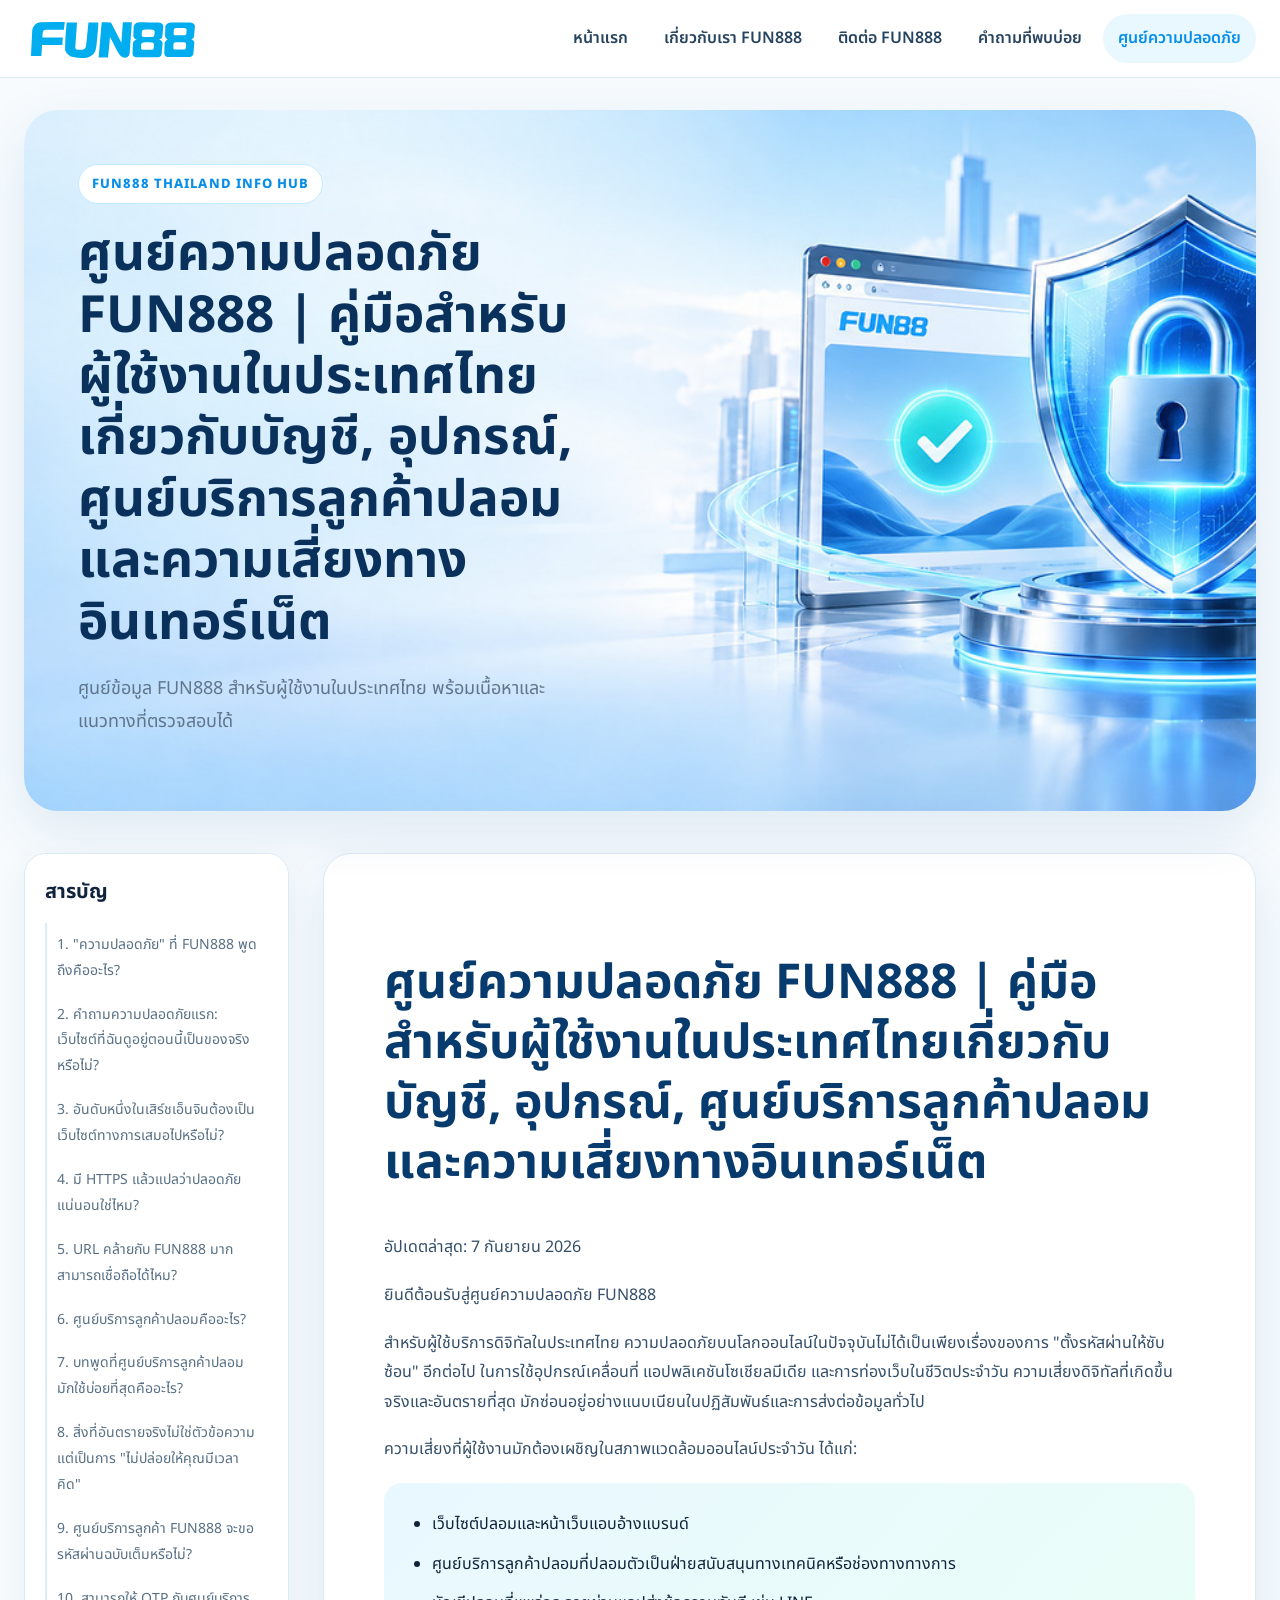
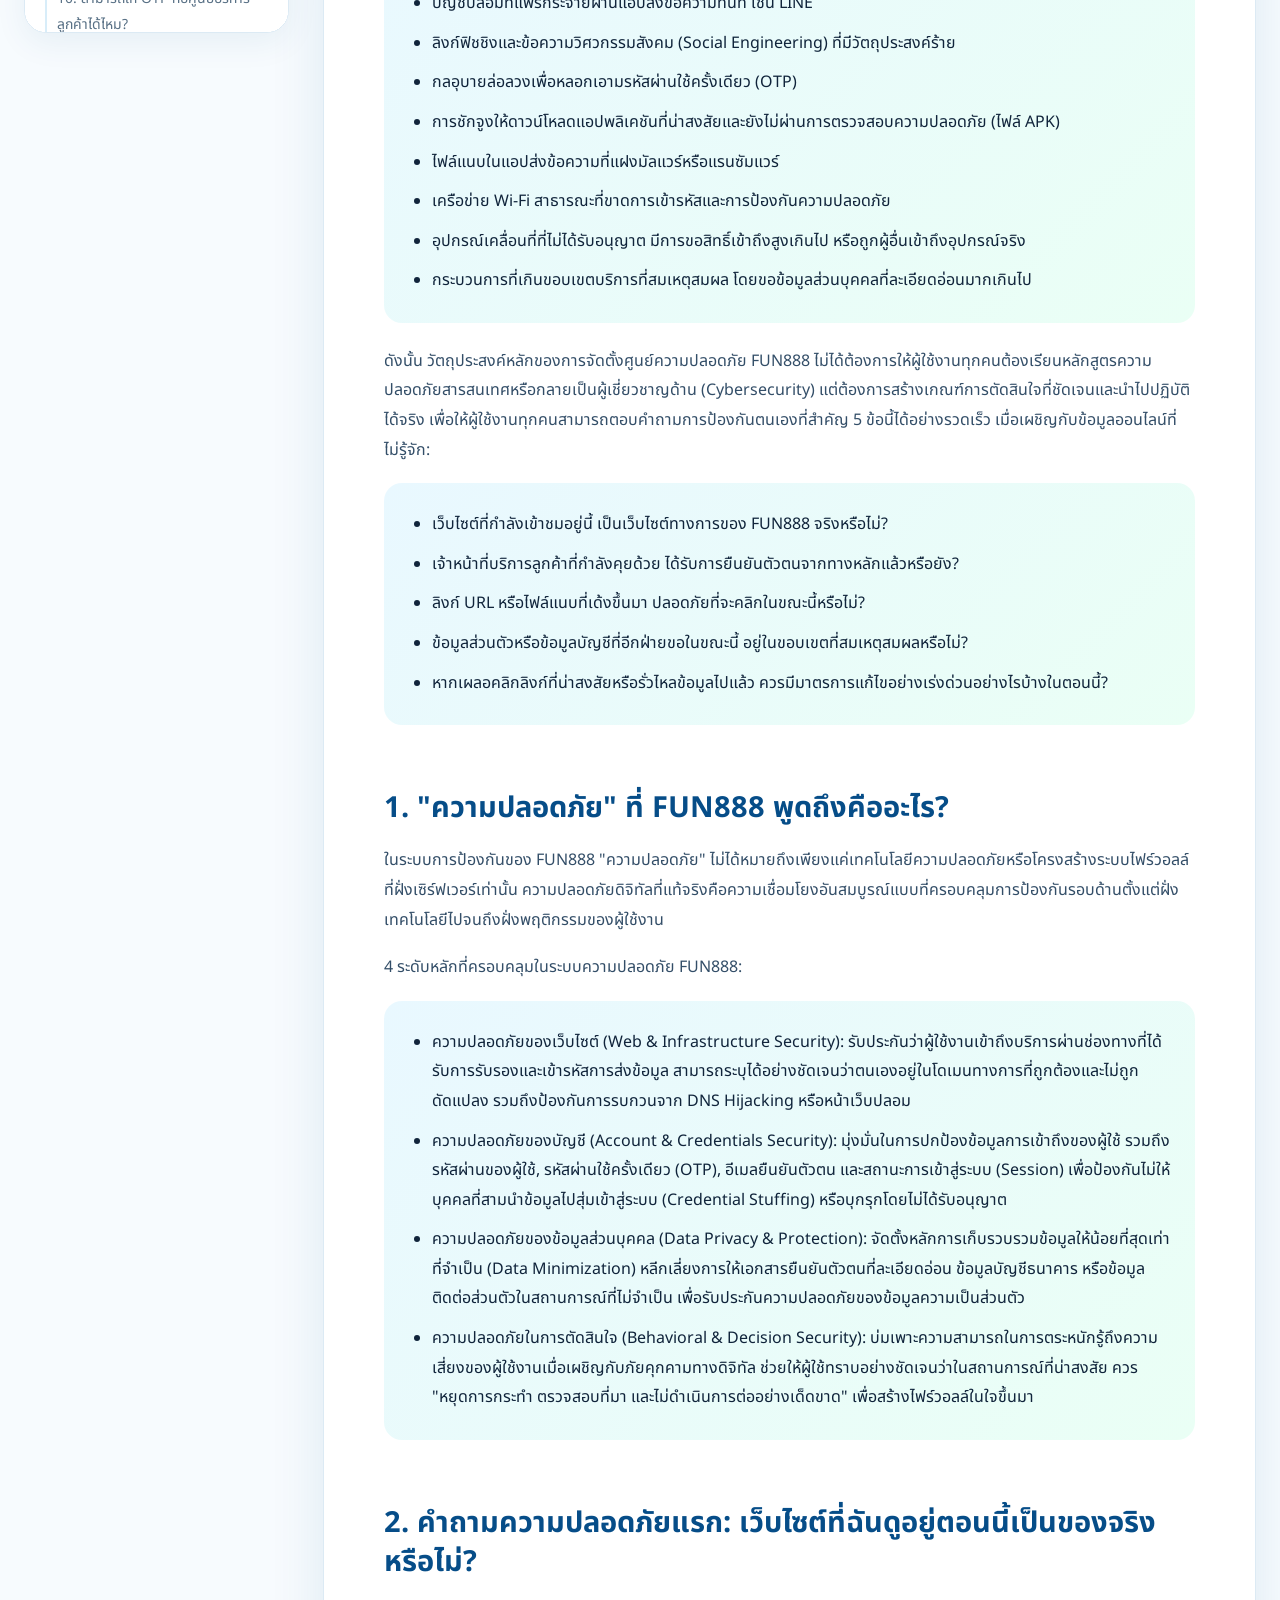
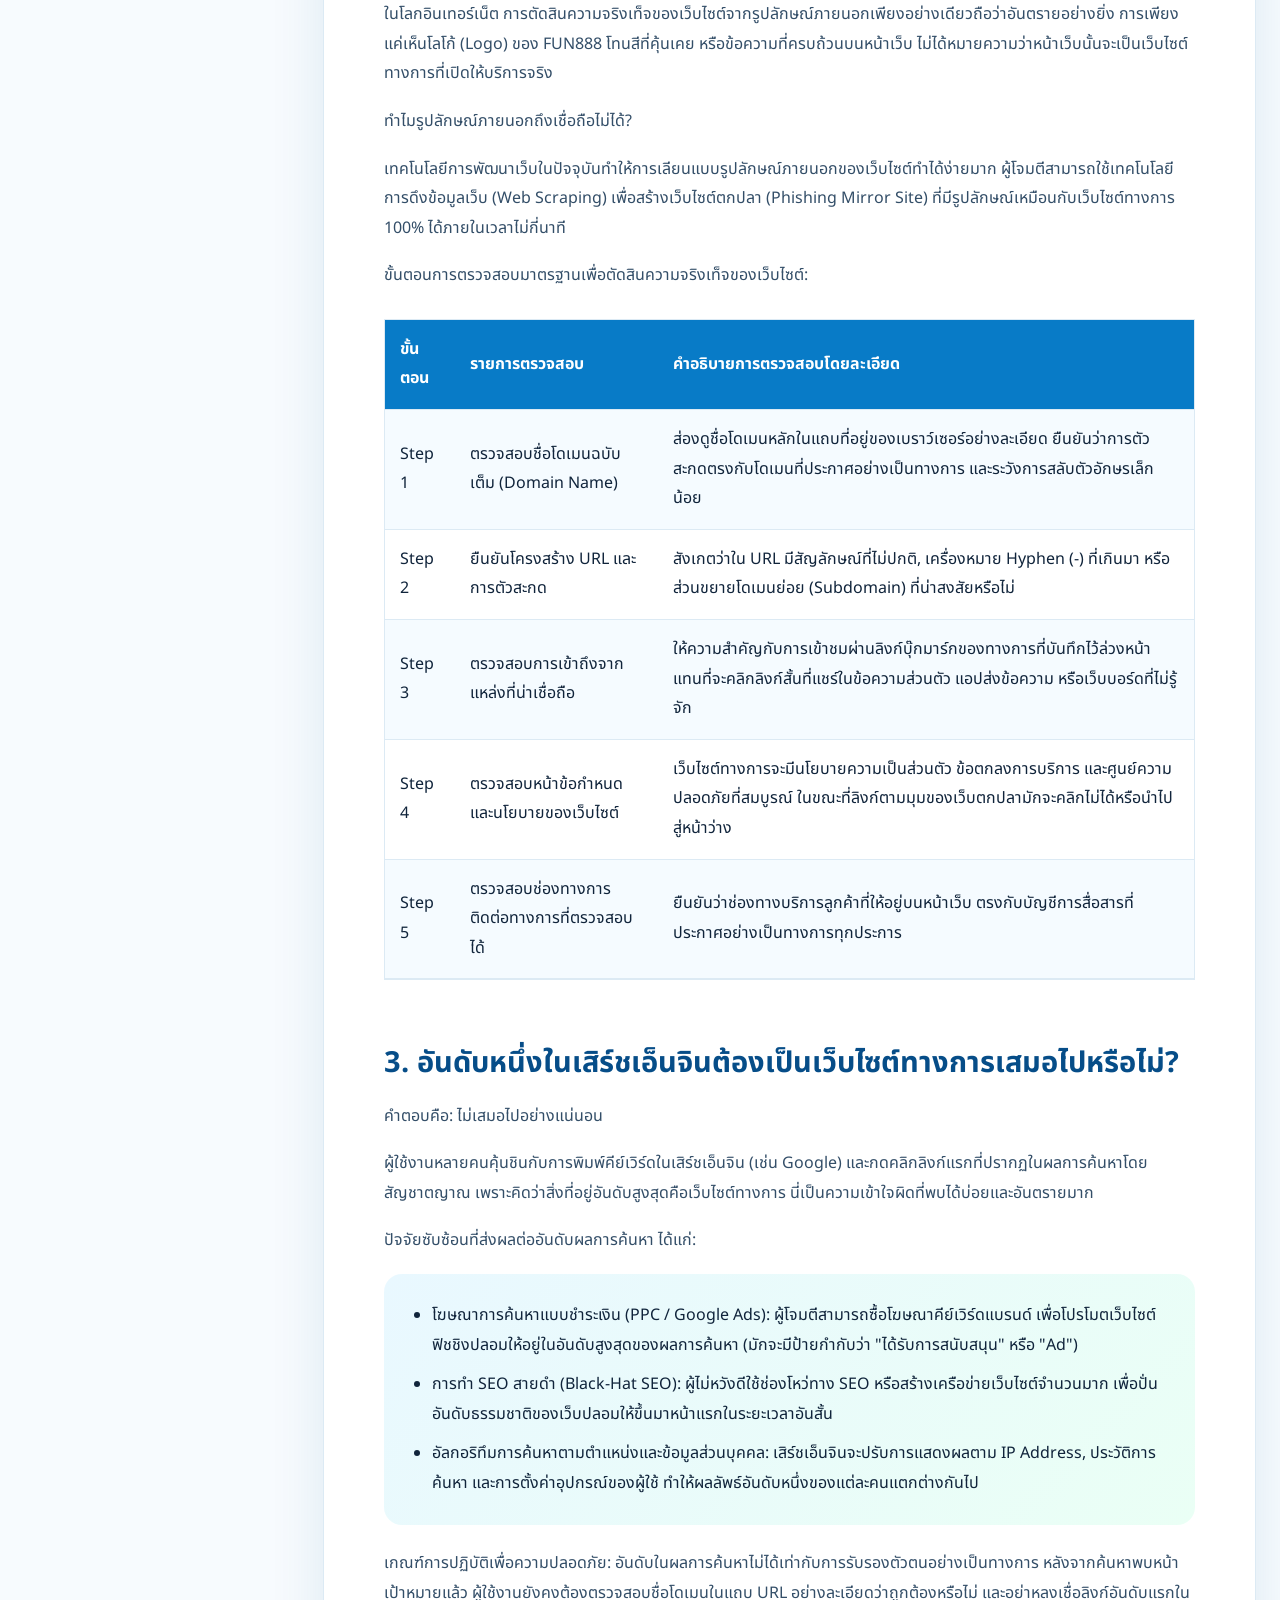
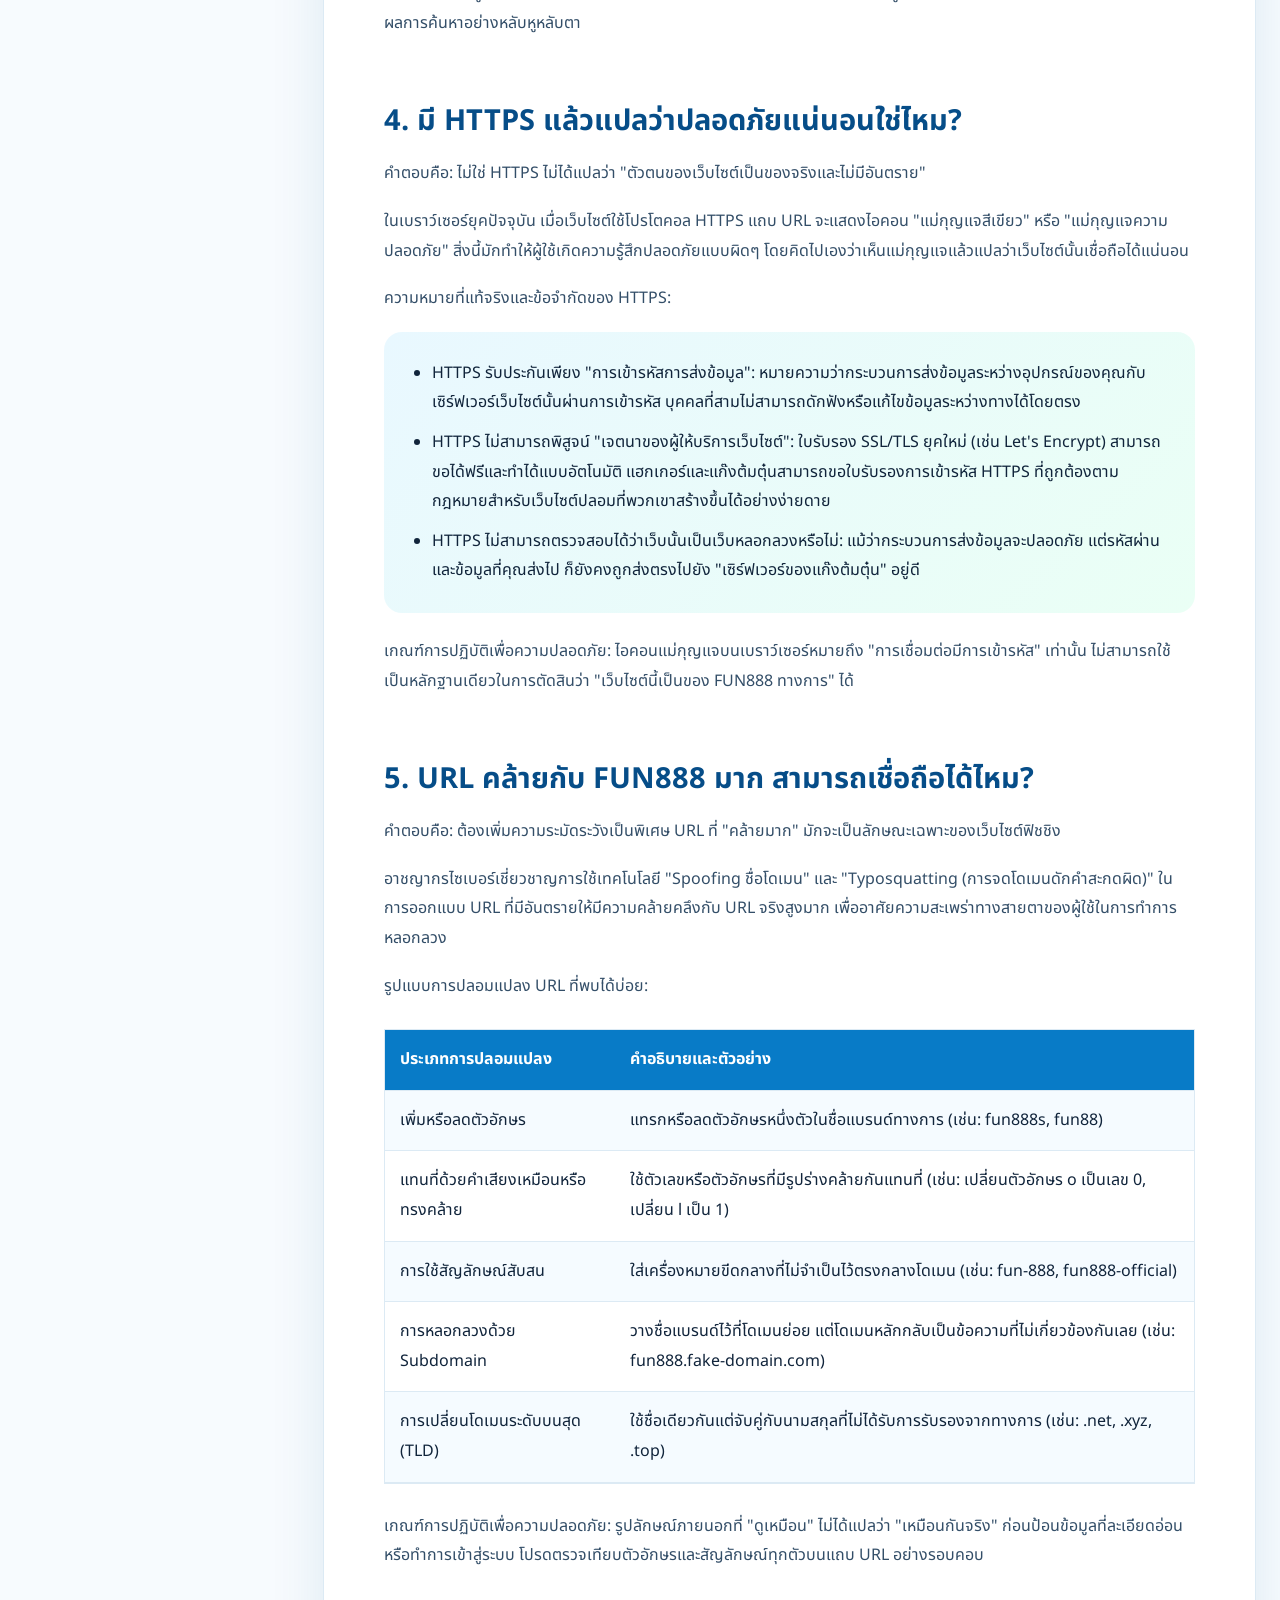
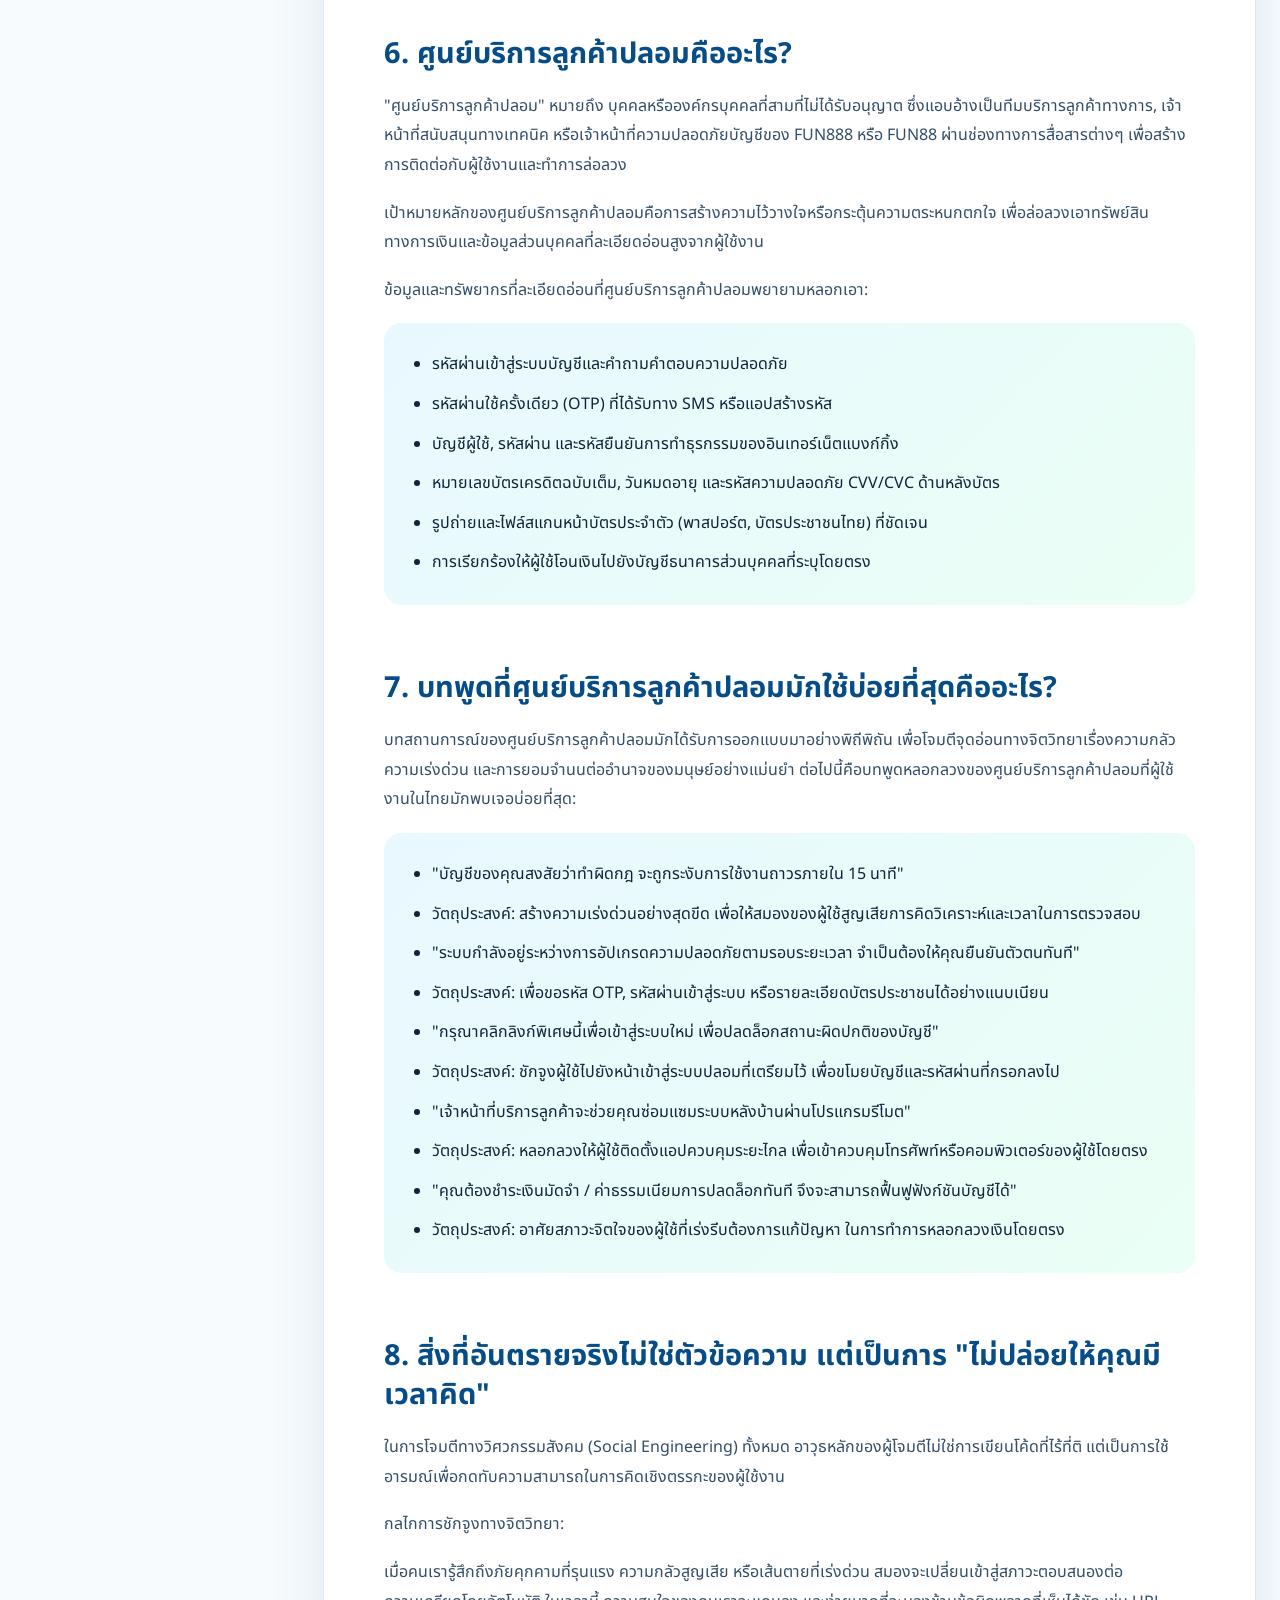
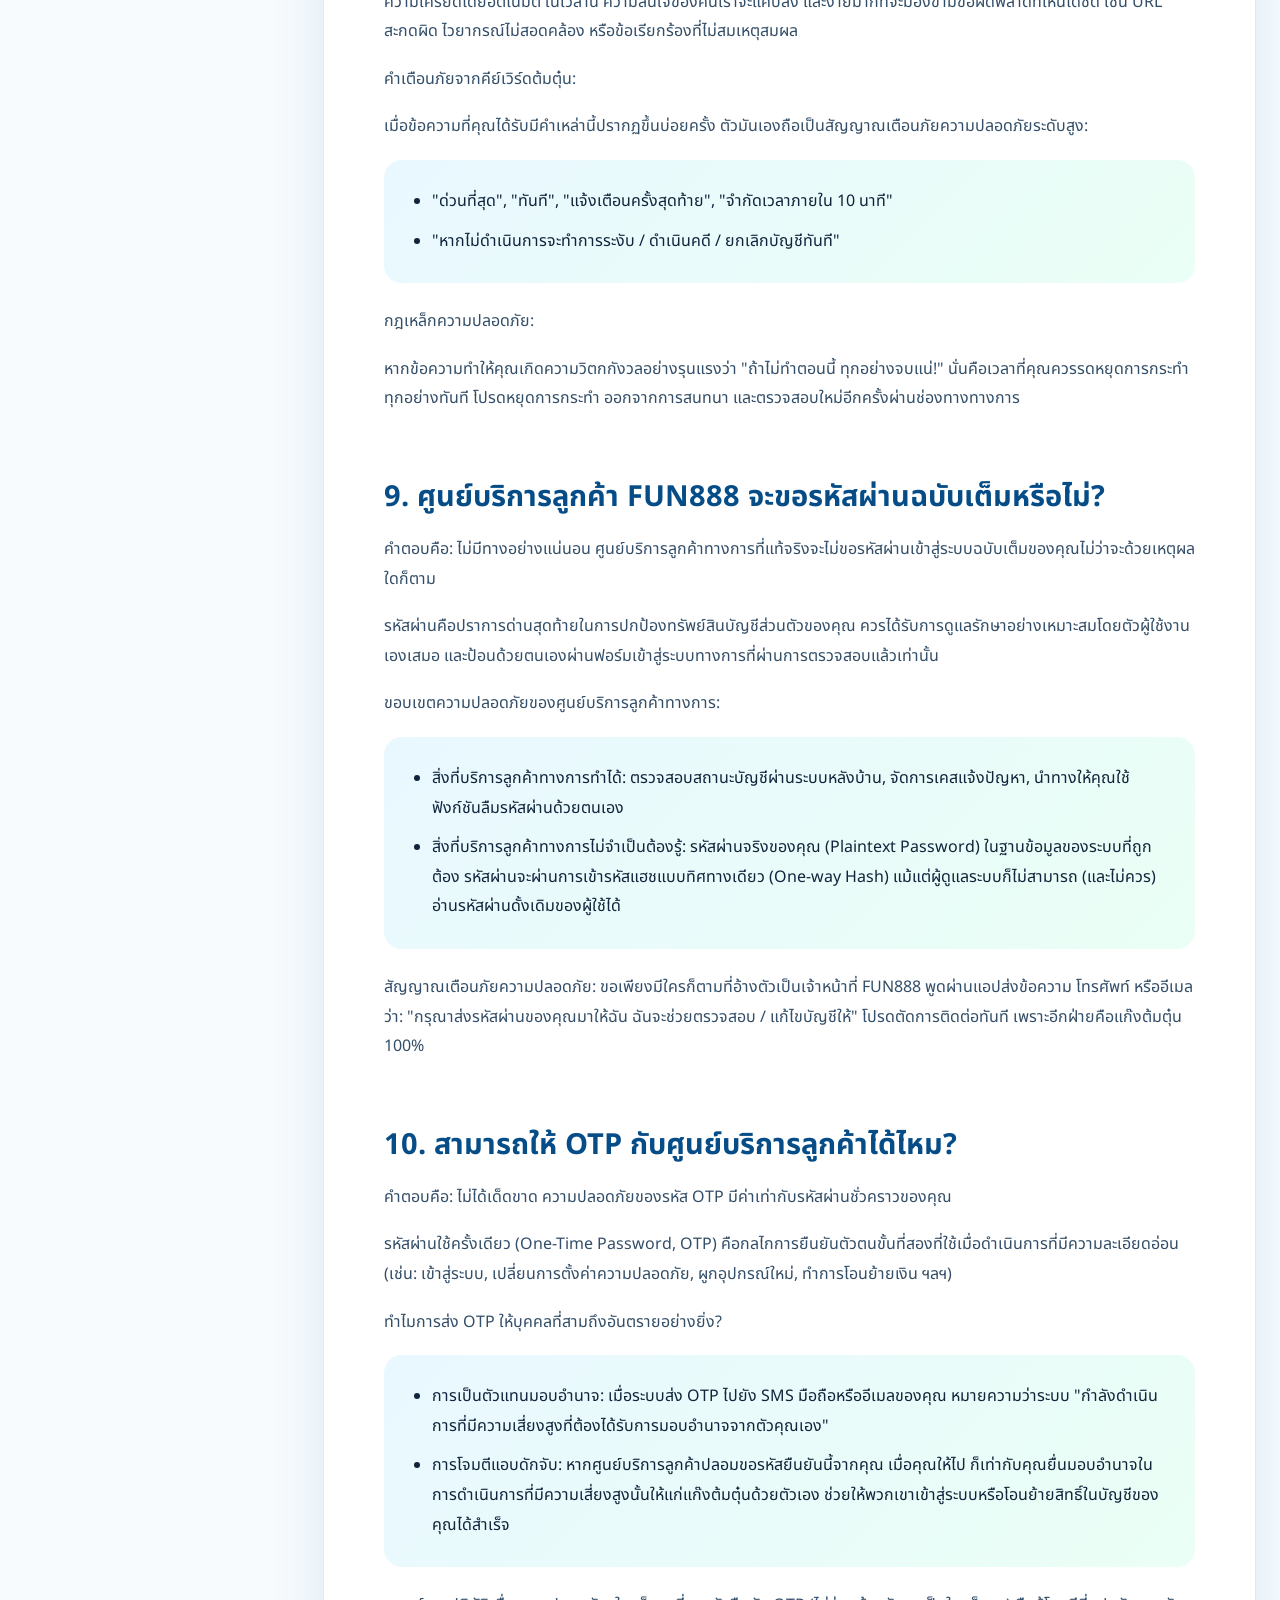
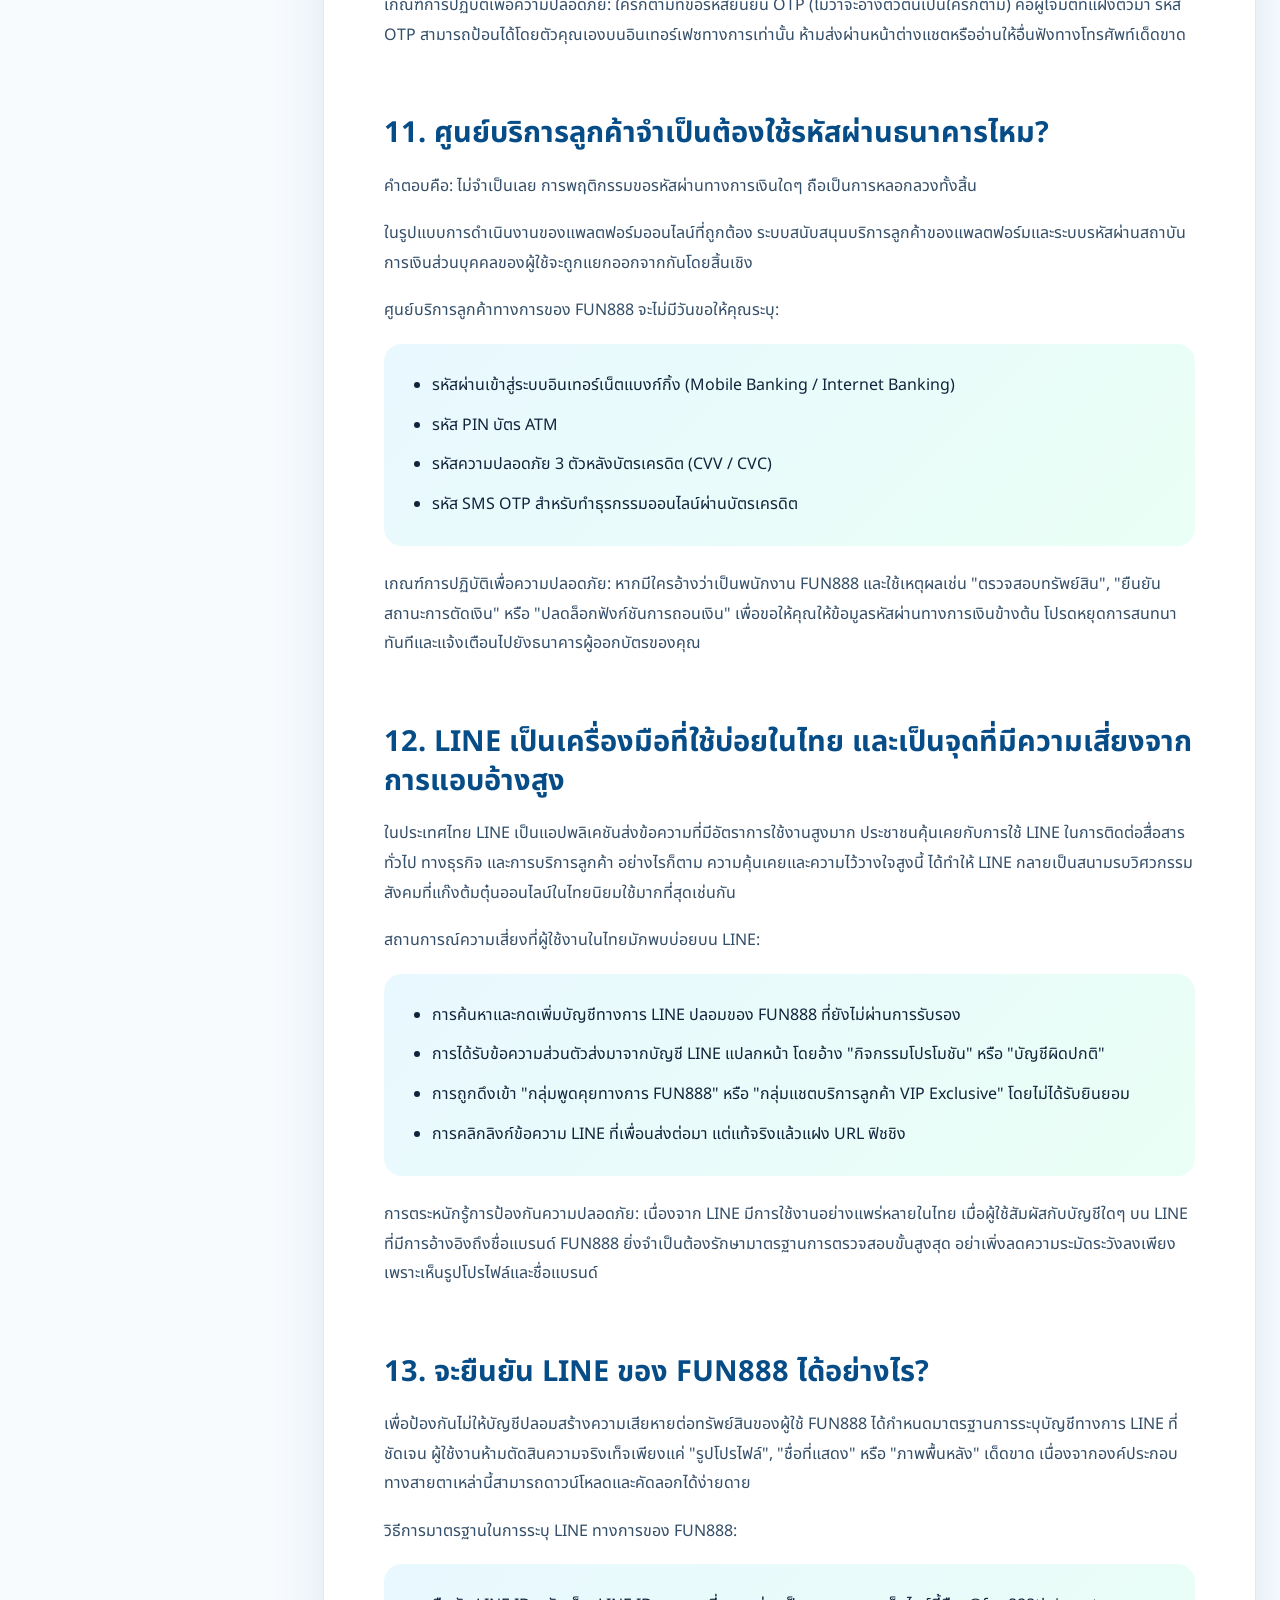
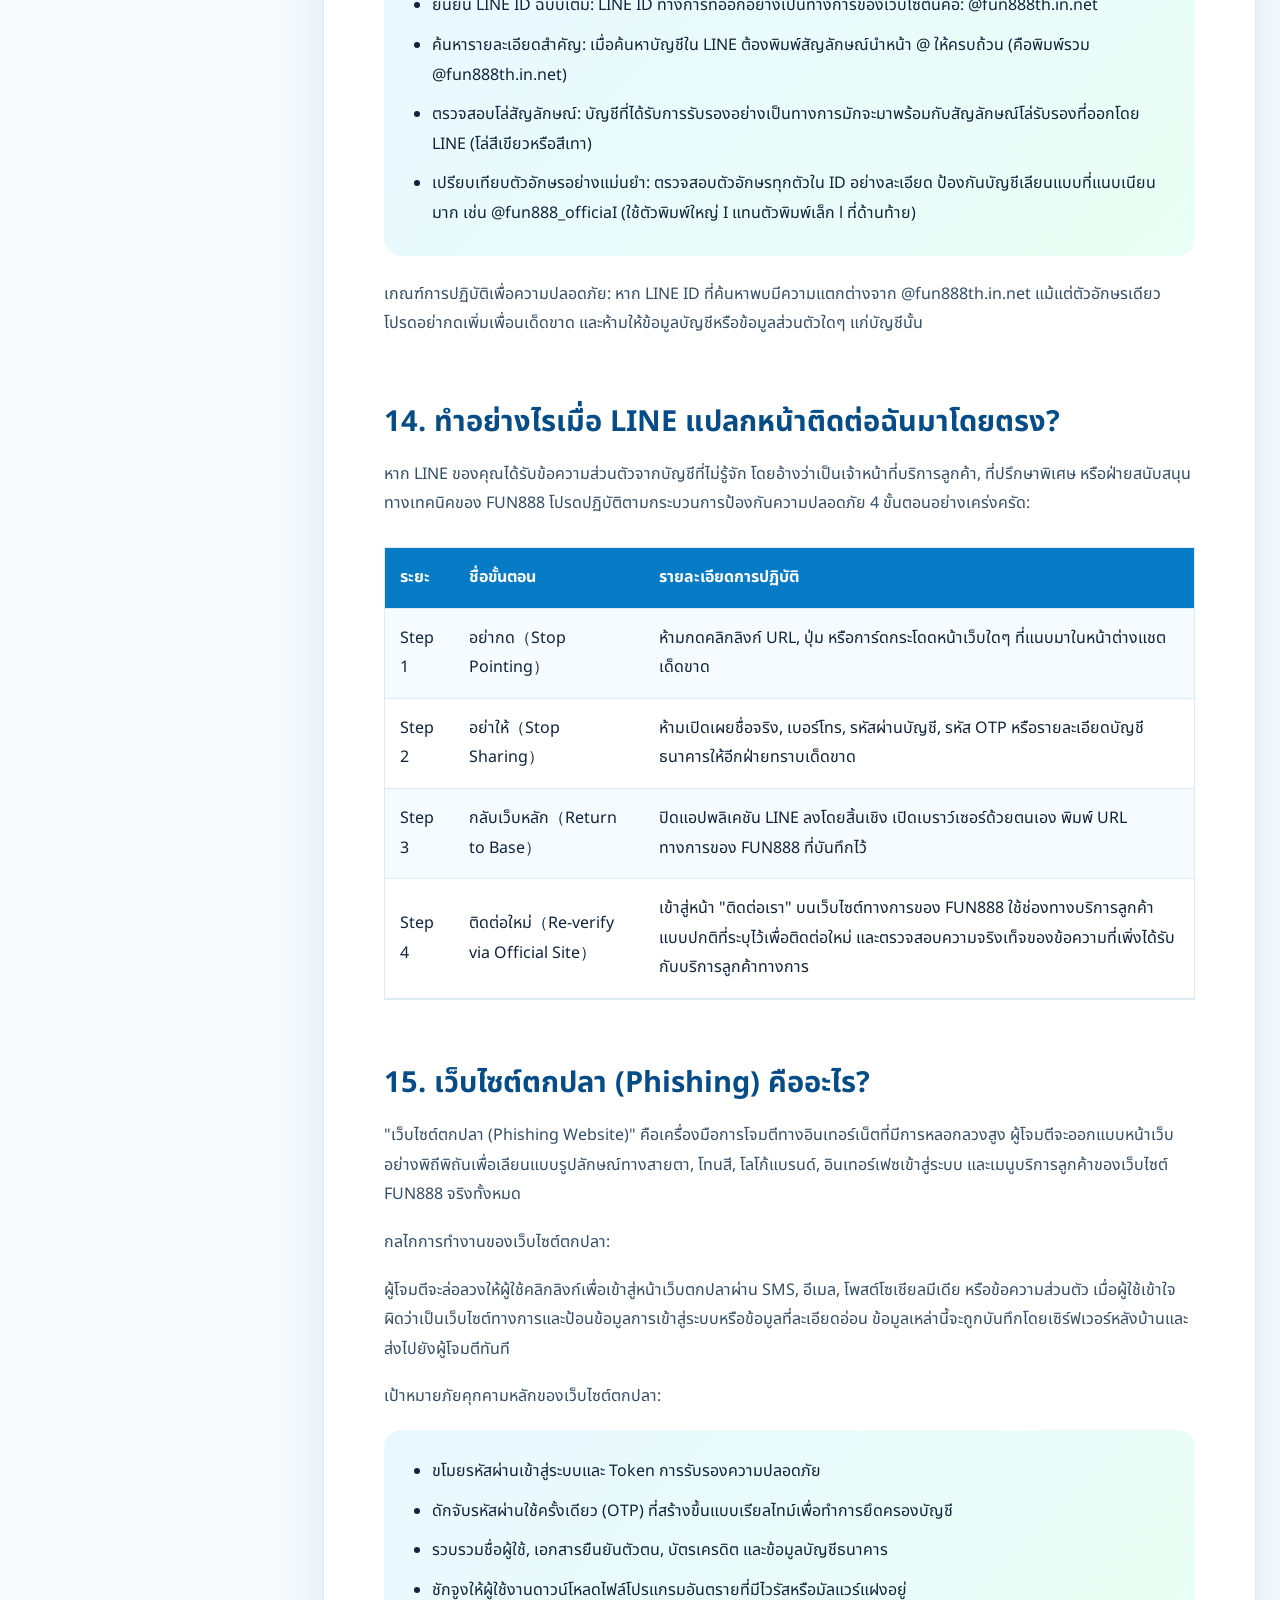
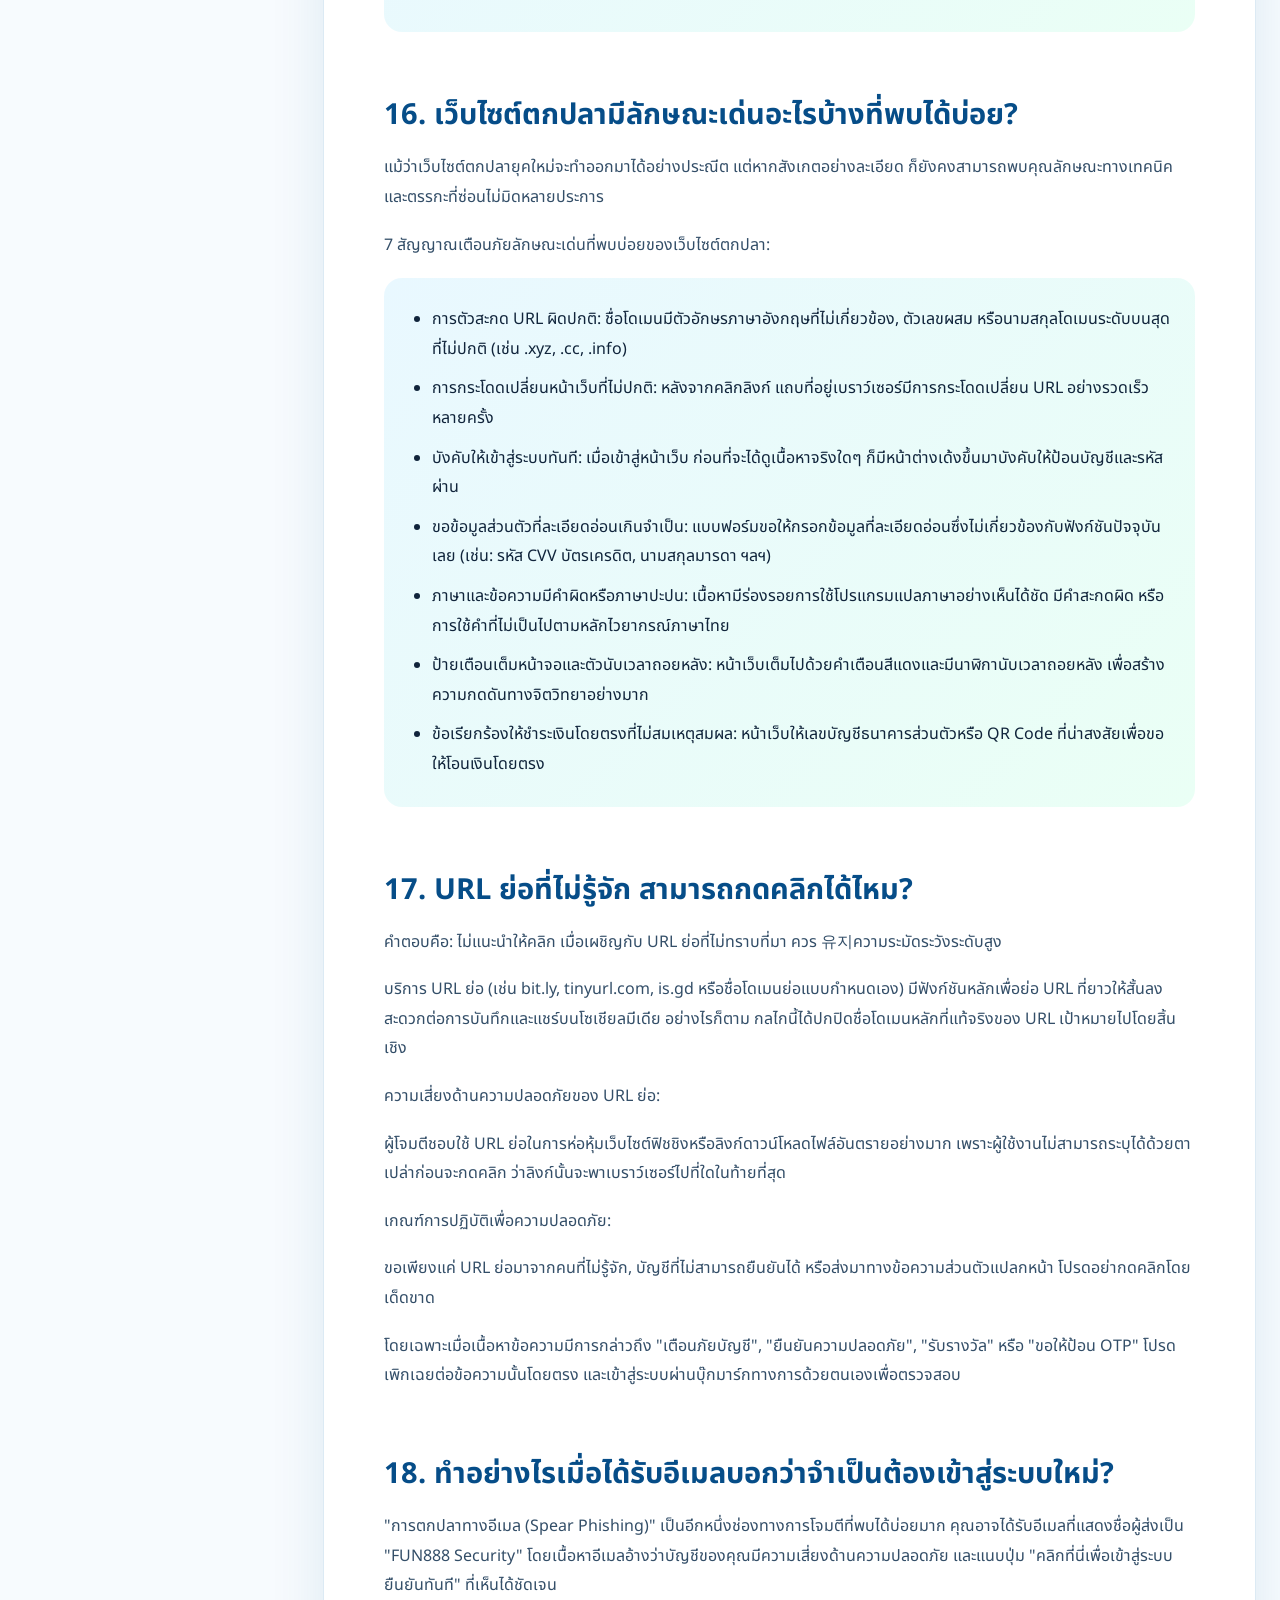
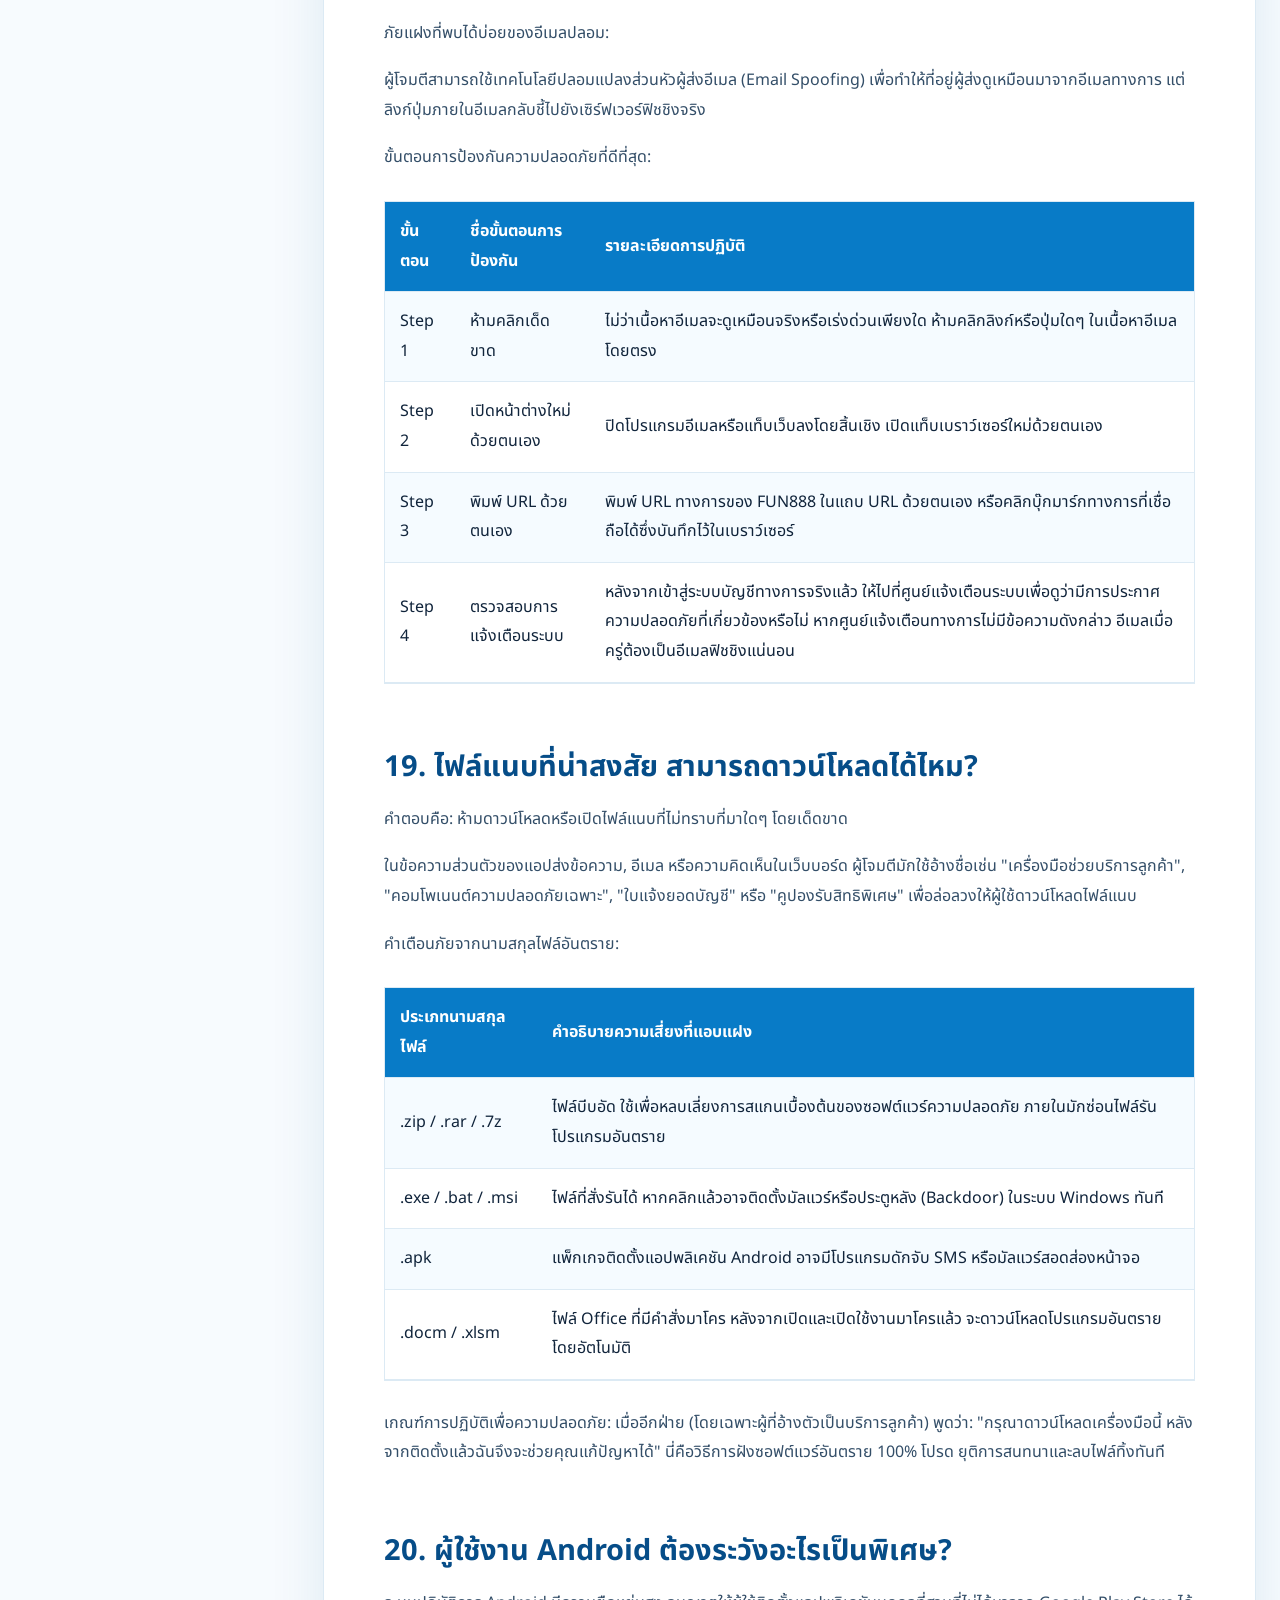
<file: safety-center/index.html>
<!doctype html>
<html lang="th">

<head>
    <meta charset="utf-8">
    <meta name="viewport" content="width=device-width,initial-scale=1">
    <title>ศูนย์ความปลอดภัย FUN888 | คู่มือสำหรับผู้ใช้งานในประเทศไทยเกี่ยวกับบัญชี, อุปกรณ์, ศูนย์บริการลูกค้าปลอม
        และความเสี่ยงทางอินเทอร์เน็ต</title>
    <meta name="description" content="ศูนย์ข้อมูล FUN888 สำหรับผู้ใช้งานในประเทศไทย พร้อมเนื้อหาและแนวทางที่ตรวจสอบได้">
    <link rel="canonical" href="https://fun888thcom.github.io/safety-center/">
    <meta property="og:type" content="website">
    <meta property="og:locale" content="th_TH">
    <meta property="og:title"
        content="ศูนย์ความปลอดภัย FUN888 | คู่มือสำหรับผู้ใช้งานในประเทศไทยเกี่ยวกับบัญชี, อุปกรณ์, ศูนย์บริการลูกค้าปลอม และความเสี่ยงทางอินเทอร์เน็ต">
    <meta property="og:description"
        content="ศูนย์ข้อมูล FUN888 สำหรับผู้ใช้งานในประเทศไทย พร้อมเนื้อหาและแนวทางที่ตรวจสอบได้">
    <meta property="og:url" content="https://fun888thcom.github.io/safety-center/">
    <meta property="og:image" content="https://fun888thcom.github.io/safety-center/assets/images/hero-5.jpg">
    <meta name="robots" content="index,follow">
    <link rel="icon" href="../assets/images/favicon.svg">
    <link rel="stylesheet" href="../assets/css/style.css">
    <script
        type="application/ld+json">{"@context":"https://schema.org","@type":"WebPage","name":"ศูนย์ความปลอดภัย FUN888 | คู่มือสำหรับผู้ใช้งานในประเทศไทยเกี่ยวกับบัญชี, อุปกรณ์, ศูนย์บริการลูกค้าปลอม และความเสี่ยงทางอินเทอร์เน็ต","description":"ศูนย์ข้อมูล FUN888 สำหรับผู้ใช้งานในประเทศไทย พร้อมเนื้อหาและแนวทางที่ตรวจสอบได้","url":"https://fun888thcom.github.io/safety-center/","inLanguage":"th"}</script>
</head>

<body>
    <header>
        <div class="topbar"><a class="brand" href="../"><img src="../assets/images/logo.svg" alt="FUN888"></a><button
                class="menu" aria-label="เปิดเมนู" aria-expanded="false">☰</button>
            <nav><a href="../">หน้าแรก</a><a href="../about-us/">เกี่ยวกับเรา FUN888</a><a href="../contact-us/">ติดต่อ
                    FUN888</a><a href="../faq/">คำถามที่พบบ่อย</a><a href="../safety-center/"
                    class="active">ศูนย์ความปลอดภัย</a></nav>
        </div>
    </header>
    <main>
        <section class="hero" style="background-image:url(../assets/images/hero-5.jpg)">
            <div class="hero-copy"><span class="eyebrow">FUN888 THAILAND INFO HUB</span>
                <h1>ศูนย์ความปลอดภัย FUN888 | คู่มือสำหรับผู้ใช้งานในประเทศไทยเกี่ยวกับบัญชี, อุปกรณ์,
                    ศูนย์บริการลูกค้าปลอม และความเสี่ยงทางอินเทอร์เน็ต</h1>
                <p>ศูนย์ข้อมูล FUN888 สำหรับผู้ใช้งานในประเทศไทย พร้อมเนื้อหาและแนวทางที่ตรวจสอบได้</p>
            </div> 
        </section>
        <div class="layout">
            <aside><strong>สารบัญ</strong>
                <div class="toc"><a href="#section-1">1. &quot;ความปลอดภัย&quot; ที่ FUN888 พูดถึงคืออะไร?</a><a
                        href="#section-2">2. คำถามความปลอดภัยแรก: เว็บไซต์ที่ฉันดูอยู่ตอนนี้เป็นของจริงหรือไม่?</a><a
                        href="#section-3">3. อันดับหนึ่งในเสิร์ชเอ็นจินต้องเป็นเว็บไซต์ทางการเสมอไปหรือไม่?</a><a
                        href="#section-4">4. มี HTTPS แล้วแปลว่าปลอดภัยแน่นอนใช่ไหม?</a><a href="#section-5">5. URL
                        คล้ายกับ FUN888 มาก สามารถเชื่อถือได้ไหม?</a><a href="#section-6">6.
                        ศูนย์บริการลูกค้าปลอมคืออะไร?</a><a href="#section-7">7.
                        บทพูดที่ศูนย์บริการลูกค้าปลอมมักใช้บ่อยที่สุดคืออะไร?</a><a href="#section-8">8.
                        สิ่งที่อันตรายจริงไม่ใช่ตัวข้อความ แต่เป็นการ &quot;ไม่ปล่อยให้คุณมีเวลาคิด&quot;</a><a
                        href="#section-9">9. ศูนย์บริการลูกค้า FUN888 จะขอรหัสผ่านฉบับเต็มหรือไม่?</a><a
                        href="#section-10">10. สามารถให้ OTP กับศูนย์บริการลูกค้าได้ไหม?</a><a href="#section-11">11.
                        ศูนย์บริการลูกค้าจำเป็นต้องใช้รหัสผ่านธนาคารไหม?</a><a href="#section-12">12. LINE
                        เป็นเครื่องมือที่ใช้บ่อยในไทย และเป็นจุดที่มีความเสี่ยงจากการแอบอ้างสูง</a><a
                        href="#section-13">13. จะยืนยัน LINE ของ FUN888 ได้อย่างไร?</a><a href="#section-14">14.
                        ทำอย่างไรเมื่อ LINE แปลกหน้าติดต่อฉันมาโดยตรง?</a><a href="#section-15">15. เว็บไซต์ตกปลา
                        (Phishing) คืออะไร?</a><a href="#section-16">16.
                        เว็บไซต์ตกปลามีลักษณะเด่นอะไรบ้างที่พบได้บ่อย?</a><a href="#section-17">17. URL ย่อที่ไม่รู้จัก
                        สามารถกดคลิกได้ไหม?</a><a href="#section-18">18.
                        ทำอย่างไรเมื่อได้รับอีเมลบอกว่าจำเป็นต้องเข้าสู่ระบบใหม่?</a><a href="#section-19">19.
                        ไฟล์แนบที่น่าสงสัย สามารถดาวน์โหลดได้ไหม?</a><a href="#section-20">20. ผู้ใช้งาน Android
                        ต้องระวังอะไรเป็นพิเศษ?</a><a href="#section-21">21. ผู้ใช้งาน iPhone
                        ไม่จำเป็นต้องกังวลเลยใช่ไหม?</a><a href="#section-22">22. เบราว์เซอร์เด้งข้อความ
                        &quot;โทรศัพท์ของคุณติดไวรัส&quot; เป็นเรื่องจริงไหม?</a><a href="#section-23">23. Wi-Fi
                        สาธารณะสามารถใช้งานได้ไหม?</a><a href="#section-24">24. Wi-Fi สาธารณะมีความเสี่ยงอะไรบ้าง?</a><a
                        href="#section-25">25. ตั้งรหัสผ่านอย่างไรให้ดี?</a><a href="#section-26">26.
                        ทำไมถึงไม่ควรใช้รหัสผ่านเดียวกันกับทุกเว็บไซต์?</a><a href="#section-27">27.
                        ทำไมความปลอดภัยของอีเมลถึงสำคัญมาก?</a><a href="#section-28">28.
                        ทำอย่างไรเมื่อเห็นการแจ้งเตือนการเข้าสู่ระบบแปลกหน้า?</a><a href="#section-29">29.
                        ขั้นตอนแรกที่ต้องทำเมื่อบัญชีถูกขโมยคืออะไร?</a><a href="#section-30">30. วิศวกรรมสังคม (Social
                        Engineering) คืออะไร?</a><a href="#section-31">31. กลอุบายวิศวกรรมสังคมที่พบได้บ่อยที่สุด</a><a
                        href="#section-32">32. &quot;คุณคนเดียวเท่านั้นที่ได้รับสิทธิ์พิเศษ&quot; ต้องระวังไหม?</a><a
                        href="#section-33">33. ภาพแคปหน้าจอจะทำให้ข้อมูลรั่วไหลได้ไหม?</a><a href="#section-34">34.
                        สามารถสแกน QR Code โดยตรงได้ไหม?</a><a href="#section-35">35.
                        ทำอย่างไรเมื่อคนแปลกหน้าขอแชร์หน้าจอ?</a><a href="#section-36">36.
                        แอปควบคุมระยะไกลมีความเสี่ยงอะไรบ้าง?</a><a href="#section-37">37.
                        ข้อมูลส่วนตัวยิ่งมากยิ่งปลอดภัยจริงไหม?</a><a href="#section-38">38.
                        &quot;การตรวจเช็กความปลอดภัย 30 วินาที&quot; เมื่อพบข้อความที่น่าสงสัย</a><a
                        href="#section-39">39. ทำอย่างไรหากเผลอกดลิงก์ที่น่าสงสัยไปแล้ว?</a><a href="#section-40">40.
                        ทำอย่างไรหากเผลอกรอกรหัสผ่านไปแล้ว?</a><a href="#section-41">41. ทำอย่างไรหากเผลอให้ OTP
                        ไปแล้ว?</a><a href="#section-42">42. ทำอย่างไรหากเผลอให้ข้อมูลธนาคารไปแล้ว?</a><a
                        href="#section-43">43. สามารถรายงานเว็บปลอมมายัง FUN888 ได้ไหม?</a><a href="#section-44">44.
                        ต้องระบุอะไรบ้างเมื่อรายงานปัญหาความปลอดภัย?</a><a href="#section-45">45. FUN888
                        จัดการอย่างไรหลังจากได้รับรายงานความปลอดภัย?</a><a href="#section-46">46.
                        ศูนย์ความปลอดภัยและนโยบายความเป็นส่วนตัวต่างกันอย่างไร?</a><a href="#section-47">47.
                        ศูนย์ความปลอดภัยและ FAQ ต่างกันอย่างไร?</a><a href="#section-48">48.
                        ศูนย์ความปลอดภัยและการใช้งานอย่างรับผิดชอบต่างกันอย่างไร?</a><a href="#section-49">49.
                        คำถามที่พบบ่อยในศูนย์ความปลอดภัย FUN888</a><a href="#section-50">50.
                        ตารางตรวจเช็กความปลอดภัยสำหรับผู้ใช้งาน FUN888 ในไทย</a><a href="#section-51">บทสรุป:
                        ความสามารถที่สำคัญที่สุดของความปลอดภัย ไม่ใช่ &quot;การไม่เคยทำผิดพลาดเลย&quot;</a></div>
            </aside>
            <article>
                <h1 id="section-1">ศูนย์ความปลอดภัย FUN888 | คู่มือสำหรับผู้ใช้งานในประเทศไทยเกี่ยวกับบัญชี, อุปกรณ์,
                    ศูนย์บริการลูกค้าปลอม และความเสี่ยงทางอินเทอร์เน็ต</h1>
                <p>อัปเดตล่าสุด: 7 กันยายน 2026</p>
                <p>ยินดีต้อนรับสู่ศูนย์ความปลอดภัย FUN888</p>
                <p>สำหรับผู้ใช้บริการดิจิทัลในประเทศไทย ความปลอดภัยบนโลกออนไลน์ในปัจจุบันไม่ได้เป็นเพียงเรื่องของการ
                    &quot;ตั้งรหัสผ่านให้ซับซ้อน&quot; อีกต่อไป ในการใช้อุปกรณ์เคลื่อนที่ แอปพลิเคชันโซเชียลมีเดีย
                    และการท่องเว็บในชีวิตประจำวัน ความเสี่ยงดิจิทัลที่เกิดขึ้นจริงและอันตรายที่สุด
                    มักซ่อนอยู่อย่างแนบเนียนในปฏิสัมพันธ์และการส่งต่อข้อมูลทั่วไป</p>
                <p>ความเสี่ยงที่ผู้ใช้งานมักต้องเผชิญในสภาพแวดล้อมออนไลน์ประจำวัน ได้แก่:</p>
                <ul>
                    <li>เว็บไซต์ปลอมและหน้าเว็บแอบอ้างแบรนด์</li>
                    <li>ศูนย์บริการลูกค้าปลอมที่ปลอมตัวเป็นฝ่ายสนับสนุนทางเทคนิคหรือช่องทางทางการ</li>
                    <li>บัญชีปลอมที่แพร่กระจายผ่านแอปส่งข้อความทันที เช่น LINE</li>
                    <li>ลิงก์ฟิชชิงและข้อความวิศวกรรมสังคม (Social Engineering) ที่มีวัตถุประสงค์ร้าย</li>
                    <li>กลอุบายล่อลวงเพื่อหลอกเอามรหัสผ่านใช้ครั้งเดียว (OTP)</li>
                    <li>การชักจูงให้ดาวน์โหลดแอปพลิเคชันที่น่าสงสัยและยังไม่ผ่านการตรวจสอบความปลอดภัย (ไฟล์ APK)</li>
                    <li>ไฟล์แนบในแอปส่งข้อความที่แฝงมัลแวร์หรือแรนซัมแวร์</li>
                    <li>เครือข่าย Wi-Fi สาธารณะที่ขาดการเข้ารหัสและการป้องกันความปลอดภัย</li>
                    <li>อุปกรณ์เคลื่อนที่ที่ไม่ได้รับอนุญาต มีการขอสิทธิ์เข้าถึงสูงเกินไป
                        หรือถูกผู้อื่นเข้าถึงอุปกรณ์จริง</li>
                    <li>กระบวนการที่เกินขอบเขตบริการที่สมเหตุสมผล โดยขอข้อมูลส่วนบุคคลที่ละเอียดอ่อนมากเกินไป</li>
                </ul>
                <p>ดังนั้น วัตถุประสงค์หลักของการจัดตั้งศูนย์ความปลอดภัย FUN888
                    ไม่ได้ต้องการให้ผู้ใช้งานทุกคนต้องเรียนหลักสูตรความปลอดภัยสารสนเทศหรือกลายเป็นผู้เชี่ยวชาญด้าน
                    (Cybersecurity) แต่ต้องการสร้างเกณฑ์การตัดสินใจที่ชัดเจนและนำไปปฏิบัติได้จริง
                    เพื่อให้ผู้ใช้งานทุกคนสามารถตอบคำถามการป้องกันตนเองที่สำคัญ 5 ข้อนี้ได้อย่างรวดเร็ว
                    เมื่อเผชิญกับข้อมูลออนไลน์ที่ไม่รู้จัก:</p>
                <ul>
                    <li>เว็บไซต์ที่กำลังเข้าชมอยู่นี้ เป็นเว็บไซต์ทางการของ FUN888 จริงหรือไม่?</li>
                    <li>เจ้าหน้าที่บริการลูกค้าที่กำลังคุยด้วย ได้รับการยืนยันตัวตนจากทางหลักแล้วหรือยัง?</li>
                    <li>ลิงก์ URL หรือไฟล์แนบที่เด้งขึ้นมา ปลอดภัยที่จะคลิกในขณะนี้หรือไม่?</li>
                    <li>ข้อมูลส่วนตัวหรือข้อมูลบัญชีที่อีกฝ่ายขอในขณะนี้ อยู่ในขอบเขตที่สมเหตุสมผลหรือไม่?</li>
                    <li>หากเผลอคลิกลิงก์ที่น่าสงสัยหรือรั่วไหลข้อมูลไปแล้ว
                        ควรมีมาตรการแก้ไขอย่างเร่งด่วนอย่างไรบ้างในตอนนี้?</li>
                </ul>
                <h2 id="section-1">1. &quot;ความปลอดภัย&quot; ที่ FUN888 พูดถึงคืออะไร?</h2>
                <p>ในระบบการป้องกันของ FUN888 &quot;ความปลอดภัย&quot;
                    ไม่ได้หมายถึงเพียงแค่เทคโนโลยีความปลอดภัยหรือโครงสร้างระบบไฟร์วอลล์ที่ฝั่งเซิร์ฟเวอร์เท่านั้น
                    ความปลอดภัยดิจิทัลที่แท้จริงคือความเชื่อมโยงอันสมบูรณ์แบบที่ครอบคลุมการป้องกันรอบด้านตั้งแต่ฝั่งเทคโนโลยีไปจนถึงฝั่งพฤติกรรมของผู้ใช้งาน
                </p>
                <p>4 ระดับหลักที่ครอบคลุมในระบบความปลอดภัย FUN888:</p>
                <ul>
                    <li>ความปลอดภัยของเว็บไซต์ (Web &amp; Infrastructure Security):
                        รับประกันว่าผู้ใช้งานเข้าถึงบริการผ่านช่องทางที่ได้รับการรับรองและเข้ารหัสการส่งข้อมูล
                        สามารถระบุได้อย่างชัดเจนว่าตนเองอยู่ในโดเมนทางการที่ถูกต้องและไม่ถูกดัดแปลง
                        รวมถึงป้องกันการรบกวนจาก DNS Hijacking หรือหน้าเว็บปลอม</li>
                    <li>ความปลอดภัยของบัญชี (Account &amp; Credentials Security):
                        มุ่งมั่นในการปกป้องข้อมูลการเข้าถึงของผู้ใช้ รวมถึงรหัสผ่านของผู้ใช้, รหัสผ่านใช้ครั้งเดียว
                        (OTP), อีเมลยืนยันตัวตน และสถานะการเข้าสู่ระบบ (Session)
                        เพื่อป้องกันไม่ให้บุคคลที่สามนำข้อมูลไปสุ่มเข้าสู่ระบบ (Credential Stuffing)
                        หรือบุกรุกโดยไม่ได้รับอนุญาต</li>
                    <li>ความปลอดภัยของข้อมูลส่วนบุคคล (Data Privacy &amp; Protection):
                        จัดตั้งหลักการเก็บรวบรวมข้อมูลให้น้อยที่สุดเท่าที่จำเป็น (Data Minimization)
                        หลีกเลี่ยงการให้เอกสารยืนยันตัวตนที่ละเอียดอ่อน ข้อมูลบัญชีธนาคาร
                        หรือข้อมูลติดต่อส่วนตัวในสถานการณ์ที่ไม่จำเป็น เพื่อรับประกันความปลอดภัยของข้อมูลความเป็นส่วนตัว
                    </li>
                    <li>ความปลอดภัยในการตัดสินใจ (Behavioral &amp; Decision Security):
                        บ่มเพาะความสามารถในการตระหนักรู้ถึงความเสี่ยงของผู้ใช้งานเมื่อเผชิญกับภัยคุกคามทางดิจิทัล
                        ช่วยให้ผู้ใช้ทราบอย่างชัดเจนว่าในสถานการณ์ที่น่าสงสัย ควร &quot;หยุดการกระทำ ตรวจสอบที่มา
                        และไม่ดำเนินการต่ออย่างเด็ดขาด&quot; เพื่อสร้างไฟร์วอลล์ในใจขึ้นมา</li>
                </ul>
                <h2 id="section-2">2. คำถามความปลอดภัยแรก: เว็บไซต์ที่ฉันดูอยู่ตอนนี้เป็นของจริงหรือไม่?</h2>
                <p>ในโลกอินเทอร์เน็ต
                    การตัดสินความจริงเท็จของเว็บไซต์จากรูปลักษณ์ภายนอกเพียงอย่างเดียวถือว่าอันตรายอย่างยิ่ง
                    การเพียงแค่เห็นโลโก้ (Logo) ของ FUN888 โทนสีที่คุ้นเคย หรือข้อความที่ครบถ้วนบนหน้าเว็บ
                    ไม่ได้หมายความว่าหน้าเว็บนั้นจะเป็นเว็บไซต์ทางการที่เปิดให้บริการจริง</p>
                <p>ทำไมรูปลักษณ์ภายนอกถึงเชื่อถือไม่ได้?</p>
                <p>เทคโนโลยีการพัฒนาเว็บในปัจจุบันทำให้การเลียนแบบรูปลักษณ์ภายนอกของเว็บไซต์ทำได้ง่ายมาก
                    ผู้โจมตีสามารถใช้เทคโนโลยีการดึงข้อมูลเว็บ (Web Scraping) เพื่อสร้างเว็บไซต์ตกปลา (Phishing Mirror
                    Site) ที่มีรูปลักษณ์เหมือนกับเว็บไซต์ทางการ 100% ได้ภายในเวลาไม่กี่นาที</p>
                <p>ขั้นตอนการตรวจสอบมาตรฐานเพื่อตัดสินความจริงเท็จของเว็บไซต์:</p>
                <div class="table-wrap">
                    <table>
                        <tr>
                            <th>ขั้นตอน</th>
                            <th>รายการตรวจสอบ</th>
                            <th>คำอธิบายการตรวจสอบโดยละเอียด</th>
                        </tr>
                        <tr>
                            <td>Step 1</td>
                            <td>ตรวจสอบชื่อโดเมนฉบับเต็ม (Domain Name)</td>
                            <td>ส่องดูชื่อโดเมนหลักในแถบที่อยู่ของเบราว์เซอร์อย่างละเอียด
                                ยืนยันว่าการตัวสะกดตรงกับโดเมนที่ประกาศอย่างเป็นทางการ และระวังการสลับตัวอักษรเล็กน้อย
                            </td>
                        </tr>
                        <tr>
                            <td>Step 2</td>
                            <td>ยืนยันโครงสร้าง URL และการตัวสะกด</td>
                            <td>สังเกตว่าใน URL มีสัญลักษณ์ที่ไม่ปกติ, เครื่องหมาย Hyphen (-) ที่เกินมา
                                หรือส่วนขยายโดเมนย่อย (Subdomain) ที่น่าสงสัยหรือไม่</td>
                        </tr>
                        <tr>
                            <td>Step 3</td>
                            <td>ตรวจสอบการเข้าถึงจากแหล่งที่น่าเชื่อถือ</td>
                            <td>ให้ความสำคัญกับการเข้าชมผ่านลิงก์บุ๊กมาร์กของทางการที่บันทึกไว้ล่วงหน้า
                                แทนที่จะคลิกลิงก์สั้นที่แชร์ในข้อความส่วนตัว แอปส่งข้อความ หรือเว็บบอร์ดที่ไม่รู้จัก
                            </td>
                        </tr>
                        <tr>
                            <td>Step 4</td>
                            <td>ตรวจสอบหน้าข้อกำหนดและนโยบายของเว็บไซต์</td>
                            <td>เว็บไซต์ทางการจะมีนโยบายความเป็นส่วนตัว ข้อตกลงการบริการ และศูนย์ความปลอดภัยที่สมบูรณ์
                                ในขณะที่ลิงก์ตามมุมของเว็บตกปลามักจะคลิกไม่ได้หรือนำไปสู่หน้าว่าง</td>
                        </tr>
                        <tr>
                            <td>Step 5</td>
                            <td>ตรวจสอบช่องทางการติดต่อทางการที่ตรวจสอบได้</td>
                            <td>ยืนยันว่าช่องทางบริการลูกค้าที่ให้อยู่บนหน้าเว็บ
                                ตรงกับบัญชีการสื่อสารที่ประกาศอย่างเป็นทางการทุกประการ</td>
                        </tr>
                    </table>
                </div>
                <h2 id="section-3">3. อันดับหนึ่งในเสิร์ชเอ็นจินต้องเป็นเว็บไซต์ทางการเสมอไปหรือไม่?</h2>
                <p>คำตอบคือ: ไม่เสมอไปอย่างแน่นอน</p>
                <p>ผู้ใช้งานหลายคนคุ้นชินกับการพิมพ์คีย์เวิร์ดในเสิร์ชเอ็นจิน (เช่น Google)
                    และกดคลิกลิงก์แรกที่ปรากฏในผลการค้นหาโดยสัญชาตญาณ
                    เพราะคิดว่าสิ่งที่อยู่อันดับสูงสุดคือเว็บไซต์ทางการ นี่เป็นความเข้าใจผิดที่พบได้บ่อยและอันตรายมาก
                </p>
                <p>ปัจจัยซับซ้อนที่ส่งผลต่ออันดับผลการค้นหา ได้แก่:</p>
                <ul>
                    <li>โฆษณาการค้นหาแบบชำระเงิน (PPC / Google Ads): ผู้โจมตีสามารถซื้อโฆษณาคีย์เวิร์ดแบรนด์
                        เพื่อโปรโมตเว็บไซต์ฟิชชิงปลอมให้อยู่ในอันดับสูงสุดของผลการค้นหา (มักจะมีป้ายกำกับว่า
                        &quot;ได้รับการสนับสนุน&quot; หรือ &quot;Ad&quot;)</li>
                    <li>การทำ SEO สายดำ (Black-Hat SEO): ผู้ไม่หวังดีใช้ช่องโหว่ทาง SEO
                        หรือสร้างเครือข่ายเว็บไซต์จำนวนมาก
                        เพื่อปั่นอันดับธรรมชาติของเว็บปลอมให้ขึ้นมาหน้าแรกในระยะเวลาอันสั้น</li>
                    <li>อัลกอริทึมการค้นหาตามตำแหน่งและข้อมูลส่วนบุคคล: เสิร์ชเอ็นจินจะปรับการแสดงผลตาม IP Address,
                        ประวัติการค้นหา และการตั้งค่าอุปกรณ์ของผู้ใช้ ทำให้ผลลัพธ์อันดับหนึ่งของแต่ละคนแตกต่างกันไป</li>
                </ul>
                <p>เกณฑ์การปฏิบัติเพื่อความปลอดภัย: อันดับในผลการค้นหาไม่ได้เท่ากับการรับรองตัวตนอย่างเป็นทางการ
                    หลังจากค้นหาพบหน้าเป้าหมายแล้ว ผู้ใช้งานยังคงต้องตรวจสอบชื่อโดเมนในแถบ URL
                    อย่างละเอียดว่าถูกต้องหรือไม่ และอย่าหลงเชื่อลิงก์อันดับแรกในผลการค้นหาอย่างหลับหูหลับตา</p>
                <h2 id="section-4">4. มี HTTPS แล้วแปลว่าปลอดภัยแน่นอนใช่ไหม?</h2>
                <p>คำตอบคือ: ไม่ใช่ HTTPS ไม่ได้แปลว่า &quot;ตัวตนของเว็บไซต์เป็นของจริงและไม่มีอันตราย&quot;</p>
                <p>ในเบราว์เซอร์ยุคปัจจุบัน เมื่อเว็บไซต์ใช้โปรโตคอล HTTPS แถบ URL จะแสดงไอคอน
                    &quot;แม่กุญแจสีเขียว&quot; หรือ &quot;แม่กุญแจความปลอดภัย&quot;
                    สิ่งนี้มักทำให้ผู้ใช้เกิดความรู้สึกปลอดภัยแบบผิดๆ
                    โดยคิดไปเองว่าเห็นแม่กุญแจแล้วแปลว่าเว็บไซต์นั้นเชื่อถือได้แน่นอน</p>
                <p>ความหมายที่แท้จริงและข้อจำกัดของ HTTPS:</p>
                <ul>
                    <li>HTTPS รับประกันเพียง &quot;การเข้ารหัสการส่งข้อมูล&quot;:
                        หมายความว่ากระบวนการส่งข้อมูลระหว่างอุปกรณ์ของคุณกับเซิร์ฟเวอร์เว็บไซต์นั้นผ่านการเข้ารหัส
                        บุคคลที่สามไม่สามารถดักฟังหรือแก้ไขข้อมูลระหว่างทางได้โดยตรง</li>
                    <li>HTTPS ไม่สามารถพิสูจน์ &quot;เจตนาของผู้ให้บริการเว็บไซต์&quot;: ใบรับรอง SSL/TLS ยุคใหม่ (เช่น
                        Let&#x27;s Encrypt) สามารถขอได้ฟรีและทำได้แบบอัตโนมัติ
                        แฮกเกอร์และแก๊งต้มตุ๋นสามารถขอใบรับรองการเข้ารหัส HTTPS
                        ที่ถูกต้องตามกฎหมายสำหรับเว็บไซต์ปลอมที่พวกเขาสร้างขึ้นได้อย่างง่ายดาย</li>
                    <li>HTTPS ไม่สามารถตรวจสอบได้ว่าเว็บนั้นเป็นเว็บหลอกลวงหรือไม่: แม้ว่ากระบวนการส่งข้อมูลจะปลอดภัย
                        แต่รหัสผ่านและข้อมูลที่คุณส่งไป ก็ยังคงถูกส่งตรงไปยัง &quot;เซิร์ฟเวอร์ของแก๊งต้มตุ๋น&quot;
                        อยู่ดี</li>
                </ul>
                <p>เกณฑ์การปฏิบัติเพื่อความปลอดภัย: ไอคอนแม่กุญแจบนเบราว์เซอร์หมายถึง
                    &quot;การเชื่อมต่อมีการเข้ารหัส&quot; เท่านั้น ไม่สามารถใช้เป็นหลักฐานเดียวในการตัดสินว่า
                    &quot;เว็บไซต์นี้เป็นของ FUN888 ทางการ&quot; ได้</p>
                <h2 id="section-5">5. URL คล้ายกับ FUN888 มาก สามารถเชื่อถือได้ไหม?</h2>
                <p>คำตอบคือ: ต้องเพิ่มความระมัดระวังเป็นพิเศษ URL ที่ &quot;คล้ายมาก&quot;
                    มักจะเป็นลักษณะเฉพาะของเว็บไซต์ฟิชชิง</p>
                <p>อาชญากรไซเบอร์เชี่ยวชาญการใช้เทคโนโลยี &quot;Spoofing ชื่อโดเมน&quot; และ &quot;Typosquatting
                    (การจดโดเมนดักคำสะกดผิด)&quot; ในการออกแบบ URL ที่มีอันตรายให้มีความคล้ายคลึงกับ URL จริงสูงมาก
                    เพื่ออาศัยความสะเพร่าทางสายตาของผู้ใช้ในการทำการหลอกลวง</p>
                <p>รูปแบบการปลอมแปลง URL ที่พบได้บ่อย:</p>
                <div class="table-wrap">
                    <table>
                        <tr>
                            <th>ประเภทการปลอมแปลง</th>
                            <th>คำอธิบายและตัวอย่าง</th>
                        </tr>
                        <tr>
                            <td>เพิ่มหรือลดตัวอักษร</td>
                            <td>แทรกหรือลดตัวอักษรหนึ่งตัวในชื่อแบรนด์ทางการ (เช่น: fun888s, fun88)</td>
                        </tr>
                        <tr>
                            <td>แทนที่ด้วยคำเสียงเหมือนหรือทรงคล้าย</td>
                            <td>ใช้ตัวเลขหรือตัวอักษรที่มีรูปร่างคล้ายกันแทนที่ (เช่น: เปลี่ยนตัวอักษร o เป็นเลข 0,
                                เปลี่ยน l เป็น 1)</td>
                        </tr>
                        <tr>
                            <td>การใช้สัญลักษณ์สับสน</td>
                            <td>ใส่เครื่องหมายขีดกลางที่ไม่จำเป็นไว้ตรงกลางโดเมน (เช่น: fun-888, fun888-official)</td>
                        </tr>
                        <tr>
                            <td>การหลอกลวงด้วย Subdomain</td>
                            <td>วางชื่อแบรนด์ไว้ที่โดเมนย่อย แต่โดเมนหลักกลับเป็นข้อความที่ไม่เกี่ยวข้องกันเลย (เช่น:
                                fun888.fake-domain.com)</td>
                        </tr>
                        <tr>
                            <td>การเปลี่ยนโดเมนระดับบนสุด (TLD)</td>
                            <td>ใช้ชื่อเดียวกันแต่จับคู่กับนามสกุลที่ไม่ได้รับการรับรองจากทางการ (เช่น: .net, .xyz,
                                .top)</td>
                        </tr>
                    </table>
                </div>
                <p>เกณฑ์การปฏิบัติเพื่อความปลอดภัย: รูปลักษณ์ภายนอกที่ &quot;ดูเหมือน&quot; ไม่ได้แปลว่า
                    &quot;เหมือนกันจริง&quot; ก่อนป้อนข้อมูลที่ละเอียดอ่อนหรือทำการเข้าสู่ระบบ
                    โปรดตรวจเทียบตัวอักษรและสัญลักษณ์ทุกตัวบนแถบ URL อย่างรอบคอบ</p>
                <h2 id="section-6">6. ศูนย์บริการลูกค้าปลอมคืออะไร?</h2>
                <p>&quot;ศูนย์บริการลูกค้าปลอม&quot; หมายถึง บุคคลหรือองค์กรบุคคลที่สามที่ไม่ได้รับอนุญาต
                    ซึ่งแอบอ้างเป็นทีมบริการลูกค้าทางการ, เจ้าหน้าที่สนับสนุนทางเทคนิค
                    หรือเจ้าหน้าที่ความปลอดภัยบัญชีของ FUN888 หรือ FUN88 ผ่านช่องทางการสื่อสารต่างๆ
                    เพื่อสร้างการติดต่อกับผู้ใช้งานและทำการล่อลวง</p>
                <p>เป้าหมายหลักของศูนย์บริการลูกค้าปลอมคือการสร้างความไว้วางใจหรือกระตุ้นความตระหนกตกใจ
                    เพื่อล่อลวงเอาทรัพย์สินทางการเงินและข้อมูลส่วนบุคคลที่ละเอียดอ่อนสูงจากผู้ใช้งาน</p>
                <p>ข้อมูลและทรัพยากรที่ละเอียดอ่อนที่ศูนย์บริการลูกค้าปลอมพยายามหลอกเอา:</p>
                <ul>
                    <li>รหัสผ่านเข้าสู่ระบบบัญชีและคำถามคำตอบความปลอดภัย</li>
                    <li>รหัสผ่านใช้ครั้งเดียว (OTP) ที่ได้รับทาง SMS หรือแอปสร้างรหัส</li>
                    <li>บัญชีผู้ใช้, รหัสผ่าน และรหัสยืนยันการทำธุรกรรมของอินเทอร์เน็ตแบงก์กิ้ง</li>
                    <li>หมายเลขบัตรเครดิตฉบับเต็ม, วันหมดอายุ และรหัสความปลอดภัย CVV/CVC ด้านหลังบัตร</li>
                    <li>รูปถ่ายและไฟล์สแกนหน้าบัตรประจำตัว (พาสปอร์ต, บัตรประชาชนไทย) ที่ชัดเจน</li>
                    <li>การเรียกร้องให้ผู้ใช้โอนเงินไปยังบัญชีธนาคารส่วนบุคคลที่ระบุโดยตรง</li>
                </ul>
                <h2 id="section-7">7. บทพูดที่ศูนย์บริการลูกค้าปลอมมักใช้บ่อยที่สุดคืออะไร?</h2>
                <p>บทสถานการณ์ของศูนย์บริการลูกค้าปลอมมักได้รับการออกแบบมาอย่างพิถีพิถัน
                    เพื่อโจมตีจุดอ่อนทางจิตวิทยาเรื่องความกลัว ความเร่งด่วน และการยอมจำนนต่ออำนาจของมนุษย์อย่างแม่นยำ
                    ต่อไปนี้คือบทพูดหลอกลวงของศูนย์บริการลูกค้าปลอมที่ผู้ใช้งานในไทยมักพบเจอบ่อยที่สุด:</p>
                <ul>
                    <li>&quot;บัญชีของคุณสงสัยว่าทำผิดกฎ จะถูกระงับการใช้งานถาวรภายใน 15 นาที&quot;</li>
                    <li>วัตถุประสงค์: สร้างความเร่งด่วนอย่างสุดขีด
                        เพื่อให้สมองของผู้ใช้สูญเสียการคิดวิเคราะห์และเวลาในการตรวจสอบ</li>
                    <li>&quot;ระบบกำลังอยู่ระหว่างการอัปเกรดความปลอดภัยตามรอบระยะเวลา
                        จำเป็นต้องให้คุณยืนยันตัวตนทันที&quot;</li>
                    <li>วัตถุประสงค์: เพื่อขอรหัส OTP, รหัสผ่านเข้าสู่ระบบ หรือรายละเอียดบัตรประชาชนได้อย่างแนบเนียน
                    </li>
                    <li>&quot;กรุณาคลิกลิงก์พิเศษนี้เพื่อเข้าสู่ระบบใหม่ เพื่อปลดล็อกสถานะผิดปกติของบัญชี&quot;</li>
                    <li>วัตถุประสงค์: ชักจูงผู้ใช้ไปยังหน้าเข้าสู่ระบบปลอมที่เตรียมไว้
                        เพื่อขโมยบัญชีและรหัสผ่านที่กรอกลงไป</li>
                    <li>&quot;เจ้าหน้าที่บริการลูกค้าจะช่วยคุณซ่อมแซมระบบหลังบ้านผ่านโปรแกรมรีโมต&quot;</li>
                    <li>วัตถุประสงค์: หลอกลวงให้ผู้ใช้ติดตั้งแอปควบคุมระยะไกล
                        เพื่อเข้าควบคุมโทรศัพท์หรือคอมพิวเตอร์ของผู้ใช้โดยตรง</li>
                    <li>&quot;คุณต้องชำระเงินมัดจำ / ค่าธรรมเนียมการปลดล็อกทันที จึงจะสามารถฟื้นฟูฟังก์ชันบัญชีได้&quot;
                    </li>
                    <li>วัตถุประสงค์: อาศัยสภาวะจิตใจของผู้ใช้ที่เร่งรีบต้องการแก้ปัญหา ในการทำการหลอกลวงเงินโดยตรง</li>
                </ul>
                <h2 id="section-8">8. สิ่งที่อันตรายจริงไม่ใช่ตัวข้อความ แต่เป็นการ &quot;ไม่ปล่อยให้คุณมีเวลาคิด&quot;
                </h2>
                <p>ในการโจมตีทางวิศวกรรมสังคม (Social Engineering) ทั้งหมด
                    อาวุธหลักของผู้โจมตีไม่ใช่การเขียนโค้ดที่ไร้ที่ติ
                    แต่เป็นการใช้อารมณ์เพื่อกดทับความสามารถในการคิดเชิงตรรกะของผู้ใช้งาน</p>
                <p>กลไกการชักจูงทางจิตวิทยา:</p>
                <p>เมื่อคนเรารู้สึกถึงภัยคุกคามที่รุนแรง ความกลัวสูญเสีย หรือเส้นตายที่เร่งด่วน
                    สมองจะเปลี่ยนเข้าสู่สภาวะตอบสนองต่อความเครียดโดยอัตโนมัติ ในเวลานี้ ความสนใจของคนเราจะแคบลง
                    และง่ายมากที่จะมองข้ามข้อผิดพลาดที่เห็นได้ชัด เช่น URL สะกดผิด ไวยากรณ์ไม่สอดคล้อง
                    หรือข้อเรียกร้องที่ไม่สมเหตุสมผล</p>
                <p>คำเตือนภัยจากคีย์เวิร์ดต้มตุ๋น:</p>
                <p>เมื่อข้อความที่คุณได้รับมีคำเหล่านี้ปรากฏขึ้นบ่อยครั้ง
                    ตัวมันเองถือเป็นสัญญาณเตือนภัยความปลอดภัยระดับสูง:</p>
                <ul>
                    <li>&quot;ด่วนที่สุด&quot;, &quot;ทันที&quot;, &quot;แจ้งเตือนครั้งสุดท้าย&quot;,
                        &quot;จำกัดเวลาภายใน 10 นาที&quot;</li>
                    <li>&quot;หากไม่ดำเนินการจะทำการระงับ / ดำเนินคดี / ยกเลิกบัญชีทันที&quot;</li>
                </ul>
                <p>กฎเหล็กความปลอดภัย:</p>
                <p>หากข้อความทำให้คุณเกิดความวิตกกังวลอย่างรุนแรงว่า &quot;ถ้าไม่ทำตอนนี้ ทุกอย่างจบแน่!&quot;
                    นั่นคือเวลาที่คุณควรรดหยุดการกระทำทุกอย่างทันที โปรดหยุดการกระทำ ออกจากการสนทนา
                    และตรวจสอบใหม่อีกครั้งผ่านช่องทางทางการ</p>
                <h2 id="section-9">9. ศูนย์บริการลูกค้า FUN888 จะขอรหัสผ่านฉบับเต็มหรือไม่?</h2>
                <p>คำตอบคือ: ไม่มีทางอย่างแน่นอน
                    ศูนย์บริการลูกค้าทางการที่แท้จริงจะไม่ขอรหัสผ่านเข้าสู่ระบบฉบับเต็มของคุณไม่ว่าจะด้วยเหตุผลใดก็ตาม
                </p>
                <p>รหัสผ่านคือปราการด่านสุดท้ายในการปกป้องทรัพย์สินบัญชีส่วนตัวของคุณ
                    ควรได้รับการดูแลรักษาอย่างเหมาะสมโดยตัวผู้ใช้งานเองเสมอ
                    และป้อนด้วยตนเองผ่านฟอร์มเข้าสู่ระบบทางการที่ผ่านการตรวจสอบแล้วเท่านั้น</p>
                <p>ขอบเขตความปลอดภัยของศูนย์บริการลูกค้าทางการ:</p>
                <ul>
                    <li>สิ่งที่บริการลูกค้าทางการทำได้: ตรวจสอบสถานะบัญชีผ่านระบบหลังบ้าน, จัดการเคสแจ้งปัญหา,
                        นำทางให้คุณใช้ฟังก์ชันลืมรหัสผ่านด้วยตนเอง</li>
                    <li>สิ่งที่บริการลูกค้าทางการไม่จำเป็นต้องรู้: รหัสผ่านจริงของคุณ (Plaintext Password)
                        ในฐานข้อมูลของระบบที่ถูกต้อง รหัสผ่านจะผ่านการเข้ารหัสแฮชแบบทิศทางเดียว (One-way Hash)
                        แม้แต่ผู้ดูแลระบบก็ไม่สามารถ (และไม่ควร) อ่านรหัสผ่านดั้งเดิมของผู้ใช้ได้</li>
                </ul>
                <p>สัญญาณเตือนภัยความปลอดภัย: ขอเพียงมีใครก็ตามที่อ้างตัวเป็นเจ้าหน้าที่ FUN888 พูดผ่านแอปส่งข้อความ
                    โทรศัพท์ หรืออีเมลว่า: &quot;กรุณาส่งรหัสผ่านของคุณมาให้ฉัน ฉันจะช่วยตรวจสอบ / แก้ไขบัญชีให้&quot;
                    โปรดตัดการติดต่อทันที เพราะอีกฝ่ายคือแก๊งต้มตุ๋น 100%</p>
                <h2 id="section-10">10. สามารถให้ OTP กับศูนย์บริการลูกค้าได้ไหม?</h2>
                <p>คำตอบคือ: ไม่ได้เด็ดขาด ความปลอดภัยของรหัส OTP มีค่าเท่ากับรหัสผ่านชั่วคราวของคุณ</p>
                <p>รหัสผ่านใช้ครั้งเดียว (One-Time Password, OTP)
                    คือกลไกการยืนยันตัวตนขั้นที่สองที่ใช้เมื่อดำเนินการที่มีความละเอียดอ่อน (เช่น: เข้าสู่ระบบ,
                    เปลี่ยนการตั้งค่าความปลอดภัย, ผูกอุปกรณ์ใหม่, ทำการโอนย้ายเงิน ฯลฯ)</p>
                <p>ทำไมการส่ง OTP ให้บุคคลที่สามถึงอันตรายอย่างยิ่ง?</p>
                <ul>
                    <li>การเป็นตัวแทนมอบอำนาจ: เมื่อระบบส่ง OTP ไปยัง SMS มือถือหรืออีเมลของคุณ หมายความว่าระบบ
                        &quot;กำลังดำเนินการที่มีความเสี่ยงสูงที่ต้องได้รับการมอบอำนาจจากตัวคุณเอง&quot;</li>
                    <li>การโจมตีแอบดักจับ: หากศูนย์บริการลูกค้าปลอมขอรหัสยืนยันนี้จากคุณ เมื่อคุณให้ไป
                        ก็เท่ากับคุณยื่นมอบอำนาจในการดำเนินการที่มีความเสี่ยงสูงนั้นให้แก่แก๊งต้มตุ๋นด้วยตัวเอง
                        ช่วยให้พวกเขาเข้าสู่ระบบหรือโอนย้ายสิทธิ์ในบัญชีของคุณได้สำเร็จ</li>
                </ul>
                <p>เกณฑ์การปฏิบัติเพื่อความปลอดภัย: ใครก็ตามที่ขอรหัสยืนยัน OTP (ไม่ว่าจะอ้างตัวตนเป็นใครก็ตาม)
                    คือผู้โจมตีที่แฝงตัวมา รหัส OTP สามารถป้อนได้โดยตัวคุณเองบนอินเทอร์เฟซทางการเท่านั้น
                    ห้ามส่งผ่านหน้าต่างแชตหรืออ่านให้อื่นฟังทางโทรศัพท์เด็ดขาด</p>
                <h2 id="section-11">11. ศูนย์บริการลูกค้าจำเป็นต้องใช้รหัสผ่านธนาคารไหม?</h2>
                <p>คำตอบคือ: ไม่จำเป็นเลย การพฤติกรรมขอรหัสผ่านทางการเงินใดๆ ถือเป็นการหลอกลวงทั้งสิ้น</p>
                <p>ในรูปแบบการดำเนินงานของแพลตฟอร์มออนไลน์ที่ถูกต้อง
                    ระบบสนับสนุนบริการลูกค้าของแพลตฟอร์มและระบบรหัสผ่านสถาบันการเงินส่วนบุคคลของผู้ใช้จะถูกแยกออกจากกันโดยสิ้นเชิง
                </p>
                <p>ศูนย์บริการลูกค้าทางการของ FUN888 จะไม่มีวันขอให้คุณระบุ:</p>
                <ul>
                    <li>รหัสผ่านเข้าสู่ระบบอินเทอร์เน็ตแบงก์กิ้ง (Mobile Banking / Internet Banking)</li>
                    <li>รหัส PIN บัตร ATM</li>
                    <li>รหัสความปลอดภัย 3 ตัวหลังบัตรเครดิต (CVV / CVC)</li>
                    <li>รหัส SMS OTP สำหรับทำธุรกรรมออนไลน์ผ่านบัตรเครดิต</li>
                </ul>
                <p>เกณฑ์การปฏิบัติเพื่อความปลอดภัย: หากมีใครอ้างว่าเป็นพนักงาน FUN888 และใช้เหตุผลเช่น
                    &quot;ตรวจสอบทรัพย์สิน&quot;, &quot;ยืนยันสถานะการตัดเงิน&quot; หรือ
                    &quot;ปลดล็อกฟังก์ชันการถอนเงิน&quot; เพื่อขอให้คุณให้ข้อมูลรหัสผ่านทางการเงินข้างต้น
                    โปรดหยุดการสนทนาทันทีและแจ้งเตือนไปยังธนาคารผู้ออกบัตรของคุณ</p>
                <h2 id="section-12">12. LINE เป็นเครื่องมือที่ใช้บ่อยในไทย และเป็นจุดที่มีความเสี่ยงจากการแอบอ้างสูง
                </h2>
                <p>ในประเทศไทย LINE เป็นแอปพลิเคชันส่งข้อความที่มีอัตราการใช้งานสูงมาก ประชาชนคุ้นเคยกับการใช้ LINE
                    ในการติดต่อสื่อสารทั่วไป ทางธุรกิจ และการบริการลูกค้า อย่างไรก็ตาม ความคุ้นเคยและความไว้วางใจสูงนี้
                    ได้ทำให้ LINE กลายเป็นสนามรบวิศวกรรมสังคมที่แก๊งต้มตุ๋นออนไลน์ในไทยนิยมใช้มากที่สุดเช่นกัน</p>
                <p>สถานการณ์ความเสี่ยงที่ผู้ใช้งานในไทยมักพบบ่อยบน LINE:</p>
                <ul>
                    <li>การค้นหาและกดเพิ่มบัญชีทางการ LINE ปลอมของ FUN888 ที่ยังไม่ผ่านการรับรอง</li>
                    <li>การได้รับข้อความส่วนตัวส่งมาจากบัญชี LINE แปลกหน้า โดยอ้าง &quot;กิจกรรมโปรโมชัน&quot; หรือ
                        &quot;บัญชีผิดปกติ&quot;</li>
                    <li>การถูกดึงเข้า &quot;กลุ่มพูดคุยทางการ FUN888&quot; หรือ &quot;กลุ่มแชตบริการลูกค้า VIP
                        Exclusive&quot; โดยไม่ได้รับยินยอม</li>
                    <li>การคลิกลิงก์ข้อความ LINE ที่เพื่อนส่งต่อมา แต่แท้จริงแล้วแฝง URL ฟิชชิง</li>
                </ul>
                <p>การตระหนักรู้การป้องกันความปลอดภัย: เนื่องจาก LINE มีการใช้งานอย่างแพร่หลายในไทย
                    เมื่อผู้ใช้สัมผัสกับบัญชีใดๆ บน LINE ที่มีการอ้างอิงถึงชื่อแบรนด์ FUN888
                    ยิ่งจำเป็นต้องรักษามาตรฐานการตรวจสอบขั้นสูงสุด
                    อย่าเพิ่งลดความระมัดระวังลงเพียงเพราะเห็นรูปโปรไฟล์และชื่อแบรนด์</p>
                <h2 id="section-13">13. จะยืนยัน LINE ของ FUN888 ได้อย่างไร?</h2>
                <p>เพื่อป้องกันไม่ให้บัญชีปลอมสร้างความเสียหายต่อทรัพย์สินของผู้ใช้ FUN888
                    ได้กำหนดมาตรฐานการระบุบัญชีทางการ LINE ที่ชัดเจน ผู้ใช้งานห้ามตัดสินความจริงเท็จเพียงแค่
                    &quot;รูปโปรไฟล์&quot;, &quot;ชื่อที่แสดง&quot; หรือ &quot;ภาพพื้นหลัง&quot; เด็ดขาด
                    เนื่องจากองค์ประกอบทางสายตาเหล่านี้สามารถดาวน์โหลดและคัดลอกได้ง่ายดาย</p>
                <p>วิธีการมาตรฐานในการระบุ LINE ทางการของ FUN888:</p>
                <ul>
                    <li>ยืนยัน LINE ID ฉบับเต็ม: LINE ID ทางการที่ออกอย่างเป็นทางการของเว็บไซต์นี้คือ: @fun888th.in.net
                    </li>
                    <li>ค้นหารายละเอียดสำคัญ: เมื่อค้นหาบัญชีใน LINE ต้องพิมพ์สัญลักษณ์นำหน้า @ ให้ครบถ้วน (คือพิมพ์รวม
                        @fun888th.in.net)</li>
                    <li>ตรวจสอบโล่สัญลักษณ์:
                        บัญชีที่ได้รับการรับรองอย่างเป็นทางการมักจะมาพร้อมกับสัญลักษณ์โล่รับรองที่ออกโดย LINE
                        (โล่สีเขียวหรือสีเทา)</li>
                    <li>เปรียบเทียบตัวอักษรอย่างแม่นยำ: ตรวจสอบตัวอักษรทุกตัวใน ID อย่างละเอียด
                        ป้องกันบัญชีเลียนแบบที่แนบเนียนมาก เช่น @fun888_officiaI (ใช้ตัวพิมพ์ใหญ่ I แทนตัวพิมพ์เล็ก l
                        ที่ด้านท้าย)</li>
                </ul>
                <p>เกณฑ์การปฏิบัติเพื่อความปลอดภัย: หาก LINE ID ที่ค้นหาพบมีความแตกต่างจาก @fun888th.in.net
                    แม้แต่ตัวอักษรเดียว โปรดอย่ากดเพิ่มเพื่อนเด็ดขาด และห้ามให้ข้อมูลบัญชีหรือข้อมูลส่วนตัวใดๆ
                    แก่บัญชีนั้น</p>
                <h2 id="section-14">14. ทำอย่างไรเมื่อ LINE แปลกหน้าติดต่อฉันมาโดยตรง?</h2>
                <p>หาก LINE ของคุณได้รับข้อความส่วนตัวจากบัญชีที่ไม่รู้จัก โดยอ้างว่าเป็นเจ้าหน้าที่บริการลูกค้า,
                    ที่ปรึกษาพิเศษ หรือฝ่ายสนับสนุนทางเทคนิคของ FUN888 โปรดปฏิบัติตามกระบวนการป้องกันความปลอดภัย 4
                    ขั้นตอนอย่างเคร่งครัด:</p>
                <div class="table-wrap">
                    <table>
                        <tr>
                            <th>ระยะ</th>
                            <th>ชื่อขั้นตอน</th>
                            <th>รายละเอียดการปฏิบัติ</th>
                        </tr>
                        <tr>
                            <td>Step 1</td>
                            <td>อย่ากด（Stop Pointing）</td>
                            <td>ห้ามกดคลิกลิงก์ URL, ปุ่ม หรือการ์ดกระโดดหน้าเว็บใดๆ ที่แนบมาในหน้าต่างแชตเด็ดขาด</td>
                        </tr>
                        <tr>
                            <td>Step 2</td>
                            <td>อย่าให้（Stop Sharing）</td>
                            <td>ห้ามเปิดเผยชื่อจริง, เบอร์โทร, รหัสผ่านบัญชี, รหัส OTP
                                หรือรายละเอียดบัญชีธนาคารให้อีกฝ่ายทราบเด็ดขาด</td>
                        </tr>
                        <tr>
                            <td>Step 3</td>
                            <td>กลับเว็บหลัก（Return to Base）</td>
                            <td>ปิดแอปพลิเคชัน LINE ลงโดยสิ้นเชิง เปิดเบราว์เซอร์ด้วยตนเอง พิมพ์ URL ทางการของ FUN888
                                ที่บันทึกไว้</td>
                        </tr>
                        <tr>
                            <td>Step 4</td>
                            <td>ติดต่อใหม่（Re-verify via Official Site）</td>
                            <td>เข้าสู่หน้า &quot;ติดต่อเรา&quot; บนเว็บไซต์ทางการของ FUN888
                                ใช้ช่องทางบริการลูกค้าแบบปกติที่ระบุไว้เพื่อติดต่อใหม่
                                และตรวจสอบความจริงเท็จของข้อความที่เพิ่งได้รับกับบริการลูกค้าทางการ</td>
                        </tr>
                    </table>
                </div>
                <h2 id="section-15">15. เว็บไซต์ตกปลา (Phishing) คืออะไร?</h2>
                <p>&quot;เว็บไซต์ตกปลา (Phishing Website)&quot; คือเครื่องมือการโจมตีทางอินเทอร์เน็ตที่มีการหลอกลวงสูง
                    ผู้โจมตีจะออกแบบหน้าเว็บอย่างพิถีพิถันเพื่อเลียนแบบรูปลักษณ์ทางสายตา, โทนสี, โลโก้แบรนด์,
                    อินเทอร์เฟซเข้าสู่ระบบ และเมนูบริการลูกค้าของเว็บไซต์ FUN888 จริงทั้งหมด</p>
                <p>กลไกการทำงานของเว็บไซต์ตกปลา:</p>
                <p>ผู้โจมตีจะล่อลวงให้ผู้ใช้คลิกลิงก์เพื่อเข้าสู่หน้าเว็บตกปลาผ่าน SMS, อีเมล, โพสต์โซเชียลมีเดีย
                    หรือข้อความส่วนตัว
                    เมื่อผู้ใช้เข้าใจผิดว่าเป็นเว็บไซต์ทางการและป้อนข้อมูลการเข้าสู่ระบบหรือข้อมูลที่ละเอียดอ่อน
                    ข้อมูลเหล่านี้จะถูกบันทึกโดยเซิร์ฟเวอร์หลังบ้านและส่งไปยังผู้โจมตีทันที</p>
                <p>เป้าหมายภัยคุกคามหลักของเว็บไซต์ตกปลา:</p>
                <ul>
                    <li>ขโมยรหัสผ่านเข้าสู่ระบบและ Token การรับรองความปลอดภัย</li>
                    <li>ดักจับรหัสผ่านใช้ครั้งเดียว (OTP) ที่สร้างขึ้นแบบเรียลไทม์เพื่อทำการยึดครองบัญชี</li>
                    <li>รวบรวมชื่อผู้ใช้, เอกสารยืนยันตัวตน, บัตรเครดิต และข้อมูลบัญชีธนาคาร</li>
                    <li>ชักจูงให้ผู้ใช้งานดาวน์โหลดไฟล์โปรแกรมอันตรายที่มีไวรัสหรือมัลแวร์แฝงอยู่</li>
                </ul>
                <h2 id="section-16">16. เว็บไซต์ตกปลามีลักษณะเด่นอะไรบ้างที่พบได้บ่อย?</h2>
                <p>แม้ว่าเว็บไซต์ตกปลายุคใหม่จะทำออกมาได้อย่างประณีต แต่หากสังเกตอย่างละเอียด
                    ก็ยังคงสามารถพบคุณลักษณะทางเทคนิคและตรรกะที่ซ่อนไม่มิดหลายประการ</p>
                <p>7 สัญญาณเตือนภัยลักษณะเด่นที่พบบ่อยของเว็บไซต์ตกปลา:</p>
                <ul>
                    <li>การตัวสะกด URL ผิดปกติ: ชื่อโดเมนมีตัวอักษรภาษาอังกฤษที่ไม่เกี่ยวข้อง, ตัวเลขผสม
                        หรือนามสกุลโดเมนระดับบนสุดที่ไม่ปกติ (เช่น .xyz, .cc, .info)</li>
                    <li>การกระโดดเปลี่ยนหน้าเว็บที่ไม่ปกติ: หลังจากคลิกลิงก์ แถบที่อยู่เบราว์เซอร์มีการกระโดดเปลี่ยน URL
                        อย่างรวดเร็วหลายครั้ง</li>
                    <li>บังคับให้เข้าสู่ระบบทันที: เมื่อเข้าสู่หน้าเว็บ ก่อนที่จะได้ดูเนื้อหาจริงใดๆ
                        ก็มีหน้าต่างเด้งขึ้นมาบังคับให้ป้อนบัญชีและรหัสผ่าน</li>
                    <li>ขอข้อมูลส่วนตัวที่ละเอียดอ่อนเกินจำเป็น:
                        แบบฟอร์มขอให้กรอกข้อมูลที่ละเอียดอ่อนซึ่งไม่เกี่ยวข้องกับฟังก์ชันปัจจุบันเลย (เช่น: รหัส CVV
                        บัตรเครดิต, นามสกุลมารดา ฯลฯ)</li>
                    <li>ภาษาและข้อความมีคำผิดหรือภาษาปะปน: เนื้อหามีร่องรอยการใช้โปรแกรมแปลภาษาอย่างเห็นได้ชัด
                        มีคำสะกดผิด หรือการใช้คำที่ไม่เป็นไปตามหลักไวยากรณ์ภาษาไทย</li>
                    <li>ป้ายเตือนเต็มหน้าจอและตัวนับเวลาถอยหลัง: หน้าเว็บเต็มไปด้วยคำเตือนสีแดงและมีนาฬิกานับเวลาถอยหลัง
                        เพื่อสร้างความกดดันทางจิตวิทยาอย่างมาก</li>
                    <li>ข้อเรียกร้องให้ชำระเงินโดยตรงที่ไม่สมเหตุสมผล: หน้าเว็บให้เลขบัญชีธนาคารส่วนตัวหรือ QR Code
                        ที่น่าสงสัยเพื่อขอให้โอนเงินโดยตรง</li>
                </ul>
                <h2 id="section-17">17. URL ย่อที่ไม่รู้จัก สามารถกดคลิกได้ไหม?</h2>
                <p>คำตอบคือ: ไม่แนะนำให้คลิก เมื่อเผชิญกับ URL ย่อที่ไม่ทราบที่มา ควร 유지ความระมัดระวังระดับสูง</p>
                <p>บริการ URL ย่อ (เช่น bit.ly, tinyurl.com, is.gd หรือชื่อโดเมนย่อแบบกำหนดเอง) มีฟังก์ชันหลักเพื่อย่อ
                    URL ที่ยาวให้สั้นลง สะดวกต่อการบันทึกและแชร์บนโซเชียลมีเดีย อย่างไรก็ตาม
                    กลไกนี้ได้ปกปิดชื่อโดเมนหลักที่แท้จริงของ URL เป้าหมายไปโดยสิ้นเชิง</p>
                <p>ความเสี่ยงด้านความปลอดภัยของ URL ย่อ:</p>
                <p>ผู้โจมตีชอบใช้ URL ย่อในการห่อหุ้มเว็บไซต์ฟิชชิงหรือลิงก์ดาวน์โหลดไฟล์อันตรายอย่างมาก
                    เพราะผู้ใช้งานไม่สามารถระบุได้ด้วยตาเปล่าก่อนจะกดคลิก ว่าลิงก์นั้นจะพาเบราว์เซอร์ไปที่ใดในท้ายที่สุด
                </p>
                <p>เกณฑ์การปฏิบัติเพื่อความปลอดภัย:</p>
                <p>ขอเพียงแค่ URL ย่อมาจากคนที่ไม่รู้จัก, บัญชีที่ไม่สามารถยืนยันได้ หรือส่งมาทางข้อความส่วนตัวแปลกหน้า
                    โปรดอย่ากดคลิกโดยเด็ดขาด</p>
                <p>โดยเฉพาะเมื่อเนื้อหาข้อความมีการกล่าวถึง &quot;เตือนภัยบัญชี&quot;, &quot;ยืนยันความปลอดภัย&quot;,
                    &quot;รับรางวัล&quot; หรือ &quot;ขอให้ป้อน OTP&quot; โปรดเพิกเฉยต่อข้อความนั้นโดยตรง
                    และเข้าสู่ระบบผ่านบุ๊กมาร์กทางการด้วยตนเองเพื่อตรวจสอบ</p>
                <h2 id="section-18">18. ทำอย่างไรเมื่อได้รับอีเมลบอกว่าจำเป็นต้องเข้าสู่ระบบใหม่?</h2>
                <p>&quot;การตกปลาทางอีเมล (Spear Phishing)&quot; เป็นอีกหนึ่งช่องทางการโจมตีที่พบได้บ่อยมาก
                    คุณอาจได้รับอีเมลที่แสดงชื่อผู้ส่งเป็น &quot;FUN888 Security&quot;
                    โดยเนื้อหาอีเมลอ้างว่าบัญชีของคุณมีความเสี่ยงด้านความปลอดภัย และแนบปุ่ม
                    &quot;คลิกที่นี่เพื่อเข้าสู่ระบบยืนยันทันที&quot; ที่เห็นได้ชัดเจน</p>
                <p>ภัยแฝงที่พบได้บ่อยของอีเมลปลอม:</p>
                <p>ผู้โจมตีสามารถใช้เทคโนโลยีปลอมแปลงส่วนหัวผู้ส่งอีเมล (Email Spoofing)
                    เพื่อทำให้ที่อยู่ผู้ส่งดูเหมือนมาจากอีเมลทางการ
                    แต่ลิงก์ปุ่มภายในอีเมลกลับชี้ไปยังเซิร์ฟเวอร์ฟิชชิงจริง</p>
                <p>ขั้นตอนการป้องกันความปลอดภัยที่ดีที่สุด:</p>
                <div class="table-wrap">
                    <table>
                        <tr>
                            <th>ขั้นตอน</th>
                            <th>ชื่อขั้นตอนการป้องกัน</th>
                            <th>รายละเอียดการปฏิบัติ</th>
                        </tr>
                        <tr>
                            <td>Step 1</td>
                            <td>ห้ามคลิกเด็ดขาด</td>
                            <td>ไม่ว่าเนื้อหาอีเมลจะดูเหมือนจริงหรือเร่งด่วนเพียงใด ห้ามคลิกลิงก์หรือปุ่มใดๆ
                                ในเนื้อหาอีเมลโดยตรง</td>
                        </tr>
                        <tr>
                            <td>Step 2</td>
                            <td>เปิดหน้าต่างใหม่ด้วยตนเอง</td>
                            <td>ปิดโปรแกรมอีเมลหรือแท็บเว็บลงโดยสิ้นเชิง เปิดแท็บเบราว์เซอร์ใหม่ด้วยตนเอง</td>
                        </tr>
                        <tr>
                            <td>Step 3</td>
                            <td>พิมพ์ URL ด้วยตนเอง</td>
                            <td>พิมพ์ URL ทางการของ FUN888 ในแถบ URL ด้วยตนเอง
                                หรือคลิกบุ๊กมาร์กทางการที่เชื่อถือได้ซึ่งบันทึกไว้ในเบราว์เซอร์</td>
                        </tr>
                        <tr>
                            <td>Step 4</td>
                            <td>ตรวจสอบการแจ้งเตือนระบบ</td>
                            <td>หลังจากเข้าสู่ระบบบัญชีทางการจริงแล้ว
                                ให้ไปที่ศูนย์แจ้งเตือนระบบเพื่อดูว่ามีการประกาศความปลอดภัยที่เกี่ยวข้องหรือไม่
                                หากศูนย์แจ้งเตือนทางการไม่มีข้อความดังกล่าว อีเมลเมื่อครู่ต้องเป็นอีเมลฟิชชิงแน่นอน</td>
                        </tr>
                    </table>
                </div>
                <h2 id="section-19">19. ไฟล์แนบที่น่าสงสัย สามารถดาวน์โหลดได้ไหม?</h2>
                <p>คำตอบคือ: ห้ามดาวน์โหลดหรือเปิดไฟล์แนบที่ไม่ทราบที่มาใดๆ โดยเด็ดขาด</p>
                <p>ในข้อความส่วนตัวของแอปส่งข้อความ, อีเมล หรือความคิดเห็นในเว็บบอร์ด ผู้โจมตีมักใช้อ้างชื่อเช่น
                    &quot;เครื่องมือช่วยบริการลูกค้า&quot;, &quot;คอมโพเนนต์ความปลอดภัยเฉพาะ&quot;,
                    &quot;ใบแจ้งยอดบัญชี&quot; หรือ &quot;คูปองรับสิทธิพิเศษ&quot; เพื่อล่อลวงให้ผู้ใช้ดาวน์โหลดไฟล์แนบ
                </p>
                <p>คำเตือนภัยจากนามสกุลไฟล์อันตราย:</p>
                <div class="table-wrap">
                    <table>
                        <tr>
                            <th>ประเภทนามสกุลไฟล์</th>
                            <th>คำอธิบายความเสี่ยงที่แอบแฝง</th>
                        </tr>
                        <tr>
                            <td>.zip / .rar / .7z</td>
                            <td>ไฟล์บีบอัด ใช้เพื่อหลบเลี่ยงการสแกนเบื้องต้นของซอฟต์แวร์ความปลอดภัย
                                ภายในมักซ่อนไฟล์รันโปรแกรมอันตราย</td>
                        </tr>
                        <tr>
                            <td>.exe / .bat / .msi</td>
                            <td>ไฟล์ที่สั่งรันได้ หากคลิกแล้วอาจติดตั้งมัลแวร์หรือประตูหลัง (Backdoor) ในระบบ Windows
                                ทันที</td>
                        </tr>
                        <tr>
                            <td>.apk</td>
                            <td>แพ็กเกจติดตั้งแอปพลิเคชัน Android อาจมีโปรแกรมดักจับ SMS หรือมัลแวร์สอดส่องหน้าจอ</td>
                        </tr>
                        <tr>
                            <td>.docm / .xlsm</td>
                            <td>ไฟล์ Office ที่มีคำสั่งมาโคร หลังจากเปิดและเปิดใช้งานมาโครแล้ว
                                จะดาวน์โหลดโปรแกรมอันตรายโดยอัตโนมัติ</td>
                        </tr>
                    </table>
                </div>
                <p>เกณฑ์การปฏิบัติเพื่อความปลอดภัย: เมื่ออีกฝ่าย (โดยเฉพาะผู้ที่อ้างตัวเป็นบริการลูกค้า) พูดว่า:
                    &quot;กรุณาดาวน์โหลดเครื่องมือนี้ หลังจากติดตั้งแล้วฉันจึงจะช่วยคุณแก้ปัญหาได้&quot;
                    นี่คือวิธีการฝังซอฟต์แวร์อันตราย 100% โปรด ยุติการสนทนาและลบไฟล์ทิ้งทันที</p>
                <h2 id="section-20">20. ผู้ใช้งาน Android ต้องระวังอะไรเป็นพิเศษ?</h2>
                <p>ระบบปฏิบัติการ Android มีความยืดหยุ่นสูง อนุญาตให้ผู้ใช้ติดตั้งแอปพลิเคชันบุคคลที่สามที่ไม่ได้มาจาก
                    Google Play Store ได้ แม้ว่าความยืดหยุ่นนี้จะนำมาซึ่งความสะดวกสบาย แต่ในขณะเดียวกันก็ทำให้ผู้ใช้
                    Android ตกเป็นเป้าหมายหลักของการโจมตีด้วยไฟล์ APK อันตรายและการละเมิดสิทธิ์เข้าถึง</p>
                <p>ข้อควรจำในการป้องกันความปลอดภัยสำหรับผู้ใช้ Android:</p>
                <ul>
                    <li>ห้ามติดตั้งไฟล์ APK บุคคลที่สามโดยเด็ดขาด:
                        ห้ามคลิกการแจ้งเตือนบนหน้าเว็บหรือลิงก์ที่บริการลูกค้าส่งมาเพื่อดาวน์โหลดแพ็กเกจติดตั้ง .apk
                        ซอฟต์แวร์ทางการควรติดตั้งผ่านช่องทางที่ได้รับการรับรองทางการเท่านั้น</li>
                    <li>ตรวจสอบสิทธิ์การเข้าถึงแอปอย่างระมัดระวัง: เมื่อติดตั้งแอปใดๆ
                        หากระบบแจ้งขอสิทธิ์การเข้าถึงที่ละเอียดอ่อนต่อไปนี้ ต้องเพิ่มความระมัดระวังระดับสูงสุด:</li>
                    <li>สิทธิ์อ่านและส่ง SMS (SMS Permission): มัลแวร์สามารถใช้สิทธิ์นี้ดักจับรหัส OTP
                        ธนาคารและบัญชีของคุณได้</li>
                    <li>สิทธิ์บริการการเข้าถึง (Accessibility Service): สิทธิ์ที่อันตรายอย่างยิ่ง! เมื่อได้รับแล้ว
                        มัลแวร์สามารถคลิกหน้าจออัตโนมัติ อ่านข้อความทั้งหมดบนหน้าจอ และขโมยรหัสผ่านได้</li>
                    <li>สิทธิ์ผู้ดูแลอุปกรณ์ (Device Admin):
                        ช่วยให้มัลแวร์ป้องกันตนเองไม่ให้ผู้ใช้ถอนการติดตั้งได้ตามปกติ</li>
                    <li>สิทธิ์แสดงทับแอปอื่น (Draw over other apps):
                        ใช้สำหรับสร้างหน้าเข้าสู่ระบบปลอมซ้อนทับบนแอปจริงเพื่อขโมยรหัสผ่าน</li>
                </ul>
                <h2 id="section-21">21. ผู้ใช้งาน iPhone ไม่จำเป็นต้องกังวลเลยใช่ไหม?</h2>
                <p>คำตอบคือ: ไม่ใช่เลย ระบบ iOS ที่เป็นระบบปิด ไม่สามารถป้องกันวิศวกรรมสังคมและการฟิชชิงทางเว็บได้</p>
                <p>ผู้ใช้ iPhone (iOS) จำนวนมากมีความเข้าใจผิด โดยคิดว่า &quot;ระบบ iOS ปลอดภัยมาก ไวรัสไม่ติด
                    ดังนั้นจึงไม่ต้องกังวลเรื่องการต้มตุ๋นออนไลน์&quot; อย่างไรก็ตาม
                    การป้องกันของระบบและการโจมตีทางวิศวกรรมสังคมเป็นมิติที่แตกต่างกันโดยสิ้นเชิง</p>
                <p>ภัยคุกคามจริงที่ผู้ใช้ iPhone ยังคงต้องเผชิญ:</p>
                <ul>
                    <li>การฟิชชิงฝั่งเว็บและการขโมยข้อมูลประจำตัว:
                        เว็บไซต์ฟิชชิงทำงานบนเซิร์ฟเวอร์และอินเทอร์เฟซเบราว์เซอร์
                        ไม่เกี่ยวข้องกับระบบปฏิบัติการของโทรศัพท์ หากผู้ใช้ iPhone กรอกรหัสผ่านในเว็บปลอม
                        รหัสผ่านก็จะถูกขโมยไปเช่นกัน</li>
                    <li>LINE ปลอมและการหลอกลวงบนโซเชียล: การหลอกลวงด้วยข้อความ ตัวแทนบริการลูกค้าปลอม
                        และการชักจูงด้วยบทพูดในแอปส่งข้อความ ได้ผลกับผู้ใช้ iOS เช่นกัน</li>
                    <li>ไฟล์โปรไฟล์ iOS อันตราย (Configuration Profiles): ผู้โจมตีอาจล่อลวงให้ผู้ใช้ iPhone
                        ติดตั้งโปรไฟล์ที่ไม่ได้รับความไว้วางใจ ซึ่งจะไปดัดแปลงการตั้งค่า DNS
                        หรือนำทางทราฟฟิกเครือข่ายไปยังเซิร์ฟเวอร์อันตราย</li>
                    <li>ปฏิทินและป๊อปอัปอันตรายบน Safari:
                        การส่งการแจ้งเตือนสร้างความกลัวจำนวนมากผ่านการสมัครรับข้อมูลปฏิทินหรือโฆษณาบนหน้าเว็บ</li>
                </ul>
                <p>เกณฑ์การปฏิบัติเพื่อความปลอดภัย: ความปลอดภัยของระบบไม่สามารถแทนที่ความระมัดระวังของผู้ใช้ได้ ผู้ใช้
                    iPhone จำเป็นต้องตรวจสอบ URL อย่างเคร่งครัด ปกป้องรหัสผ่านและ OTP
                    รวมถึงป้องกันการล่อลวงทางวิศวกรรมสังคมทุกรูปแบบด้วยเช่นกัน</p>
                <h2 id="section-22">22. เบราว์เซอร์เด้งข้อความ &quot;โทรศัพท์ของคุณติดไวรัส&quot; เป็นเรื่องจริงไหม?
                </h2>
                <p>คำตอบคือ: 99.9% เป็นเรื่องปลอม นี่คือโฆษณาหลอกลวงประเภท &quot;สแการ์แวร์ (Scareware)&quot;
                    ที่พบได้บ่อย</p>
                <p>เมื่อคุณกำลังท่องเว็บ หน้าจออาจเด้งคำเตือนสีแดงรุนแรงขึ้นมาทันที พร้อมการสั่นหรือเสียงสัญญาณเตือน
                    โดยแสดงข้อความคล้ายกับ: &quot;คำเตือน! iPhone ของคุณติดไวรัสอันตราย 7 ตัว แบตเตอรี่กำลังเสียหาย
                    กรุณากำจัดออกภายใน 2 นาที!&quot;</p>
                <p>วัตถุประสงค์ของสแการ์แวร์:</p>
                <p>หน้าต่าง เด้งเหล่านี้ไม่ใช่ผลการตรวจเช็กระบบจริงจากระบบปฏิบัติการโทรศัพท์ของคุณ
                    แต่เป็นไวยากรณ์โฆษณาบนหน้าเว็บ วัตถุประสงค์คือสร้างความตื่นตระหนกอย่างสุดขีด
                    เพื่อล่อลวงให้คุณกดปุ่มดาวน์โหลดแอปอันตรายที่ต้องเสียเงิน สมัครบริการตัดเงินราคาสูง
                    หรือกรอกข้อมูลบัตรเครดิตส่วนตัว</p>
                <p>ขั้นตอนการจัดการที่ถูกต้อง:</p>
                <div class="table-wrap">
                    <table>
                        <tr>
                            <th>ขั้นตอน</th>
                            <th>ชื่อขั้นตอนการจัดการ</th>
                            <th>รายละเอียดการปฏิบัติ</th>
                        </tr>
                        <tr>
                            <td>Step 1</td>
                            <td>ตั้งสติและสงบนิ่ง</td>
                            <td>ห้ามกดปุ่ม &quot;กำจัดทันที&quot;, &quot;อัปเดต&quot; หรือ &quot;ดาวน์โหลด&quot; ใดๆ
                                ในหน้าต่างคำเตือนเด็ดขาด</td>
                        </tr>
                        <tr>
                            <td>Step 2</td>
                            <td>ปิดแท็บหน้าเว็บ</td>
                            <td>เปิดอินเทอร์เฟซจัดการแท็บของเบราว์เซอร์ แล้วปิดแท็บหน้าเว็บนั้นลงโดยสิ้นเชิง</td>
                        </tr>
                        <tr>
                            <td>Step 3</td>
                            <td>ล้างประวัติการท่องเว็บ</td>
                            <td>ไปที่การตั้งค่าเบราว์เซอร์ ล้างแคชและคุกกี้การท่องเว็บเมื่อเร็วๆ นี้
                                เพื่อป้องกันไม่ให้หน้าเว็บนั้นเด้งขึ้นมาอีก</td>
                        </tr>
                        <tr>
                            <td>Step 4</td>
                            <td>ตรวจสอบด้วยระบบดั้งเดิม</td>
                            <td>หากยังมีข้อสงสัยเกี่ยวกับความปลอดภัยของอุปกรณ์
                                ให้ใช้ฟังก์ชันตรวจสอบความปลอดภัยในตัวของระบบปฏิบัติการเพื่ออัปเดตและสแกนระบบ</td>
                        </tr>
                    </table>
                </div>
                <h2 id="section-23">23. Wi-Fi สาธารณะสามารถใช้งานได้ไหม?</h2>
                <p>คำตอบคือ: สามารถใช้งานได้ แต่ในสภาพแวดล้อม Wi-Fi สาธารณะ
                    ควรหลีกเลี่ยงการทำธุรกรรมที่เกี่ยวกับบัญชีที่ละเอียดอ่อนหรือการเงินอย่างที่สุด</p>
                <p>บริการ Wi-Fi สาธารณะฟรี (Public Wi-Fi) ที่มีให้ในสนามบิน ศูนย์การค้า ร้านกาแฟ โรงแรม
                    หรือระบบขนส่งสาธารณะ ช่วยอำนวยความสะดวกในการเล่นเน็ตประจำวัน
                    แต่สภาพแวดล้อมเครือข่ายแบบเปิดก็เต็มไปด้วยความเสี่ยงด้านความปลอดภัยสารสนเทศมากมายเช่นกัน</p>
                <p>แนวปฏิบัติเพื่อความปลอดภัยที่ดีที่สุดสำหรับ Wi-Fi สาธารณะ:</p>
                <ul>
                    <li>สถานการณ์ที่เหมาะสม: อ่านข่าว, ค้นหาข้อมูลเว็บทั่วไป, ดูวิดีโอสาธารณะ</li>
                    <li>สถานการณ์ที่ห้ามเด็ดขาด: เข้าสู่ระบบบัญชี FUN888, กรอกหมายเลขบัตรเครดิต, เปิดแอปโมบายแบงก์กิ้ง,
                        ทำการโอนเงิน, เปลี่ยนรหัสผ่านใดๆ</li>
                    <li>คำแนะนำการป้องกัน: หากจำเป็นต้องจัดการกิจการที่ละเอียดอ่อนในสถานที่สาธารณะ โปรดตัดการเชื่อมต่อ
                        Wi-Fi สาธารณะ แล้วเปลี่ยนมาใช้เครือข่ายมือถือ 4G/5G ของตนเอง หรือเชื่อมต่อผ่าน VPN
                        ที่เข้ารหัสและเชื่อถือได้</li>
                </ul>
                <h2 id="section-24">24. Wi-Fi สาธารณะมีความเสี่ยงอะไรบ้าง?</h2>
                <p>การเข้าใจความเสี่ยงที่แท้จริงของ Wi-Fi สาธารณะ
                    จะช่วยให้ผู้ใช้พฤติกรรมการป้องกันตัวที่เหมาะสมเมื่อเล่นเน็ตนอกบ้าน:</p>
                <p>3 ความเสี่ยงหลักในสภาพแวดล้อม Wi-Fi สาธารณะ:</p>
                <ul>
                    <li>ฮอตสปอตแฝดปีศาจ (Evil Twin AP):
                        ผู้โจมตีตั้งค่าฮอตสปอตไร้สายฟรีในสถานที่สาธารณะที่มีชื่อคล้ายคลึงอย่างมาก
                        (หรือเหมือนกันทุกประการ) กับ Wi-Fi ฟรีในสถานที่นั้น (เช่น ตั้งชื่อเป็น Airport_Free_WiFi
                        เหมือนกัน) เมื่อโทรศัพท์ของคุณเชื่อมต่อโดยอัตโนมัติ
                        ผู้โจมตีจะสามารถสอดส่องทราฟฟิกเครือข่ายที่ไม่ได้เข้ารหัสทั้งหมดของคุณได้</li>
                    <li>การโจมตีคนกลาง (Man-in-the-Middle Attack, MitM):
                        ในวงเครือข่ายสาธารณะที่ขาดการแยกความปลอดภัยอย่างเข้มงวด แฮกเกอร์สามารถใช้เทคโนโลยีเช่น ARP
                        Poisoning เพื่อดักจับ อ่าน หรือดัดแปลงแพ็กเกจการสื่อสารระหว่างอุปกรณ์ของคุณกับอินเทอร์เน็ตได้
                    </li>
                    <li>การสอดส่องเครือข่ายและการดักจับแพ็กเกจ: ผู้ใช้ที่ไม่หวังดีภายใต้เครือข่าย Wi-Fiเดียวกัน
                        สามารถใช้เครื่องมือวิเคราะห์แพ็กเกจแบบง่าย
                        ดักจับข้อมูลที่ละเอียดอ่อนและร่องรอยการท่องเว็บที่ไม่ได้ผ่านการเข้ารหัสได้</li>
                </ul>
                <h2 id="section-25">25. ตั้งรหัสผ่านอย่างไรให้ดี?</h2>
                <p>รหัสผ่านคือด่านแรกในการปกป้องทรัพย์สินบัญชี
                    นโยบายรหัสผ่านที่เข้มแข็งสามารถเพิ่มต้นทุนและความยากของผู้โจมตีในการคาดเดารหัสผ่านผ่านการสุ่มรหัส
                    (Brute-Force Attack) หรือ Dictionary Attack ได้อย่างมาก</p>
                <p>หลักการตั้งรหัสผ่านที่ดี:</p>
                <ul>
                    <li>ความยาวที่เพียงพอ: ความยาวรหัสผ่านแนะนำให้อยู่ที่ 12 ตัวอักษรขึ้นไป
                        (ผลของการเพิ่มความยาวในการต่อต้านการถอดรหัส มีสูงกว่าการเพิ่มความซับซ้อนอย่างมาก)</li>
                    <li>ความหลากหลายของตัวอักษร: ผสมผสานการใช้ตัวอักษรภาษาอังกฤษตัวพิมพ์ใหญ่, ตัวพิมพ์เล็ก, ตัวเลข
                        และสัญลักษณ์พิเศษ (เช่น @, #, $, %)</li>
                    <li>ใช้ &quot;วลีรหัสผ่าน (Passphrase)&quot;: นำคำหลายคำที่ไม่เกี่ยวข้องกันมารวมกัน เช่น
                        Coffee#Thailand2026!Chang ซึ่งทั้งจำง่ายและถอดรหัสได้ยากมาก</li>
                </ul>
                <p>ข้อห้ามในการตั้งรหัสผ่าน (ห้ามใช้เด็ดขาด):</p>
                <ul>
                    <li>ตัวเลขล้วน (เช่น: 123456, 88888888)</li>
                    <li>คำภาษาอังกฤษทั่วไปคำเดียว (เช่น: password, admin, welcome)</li>
                    <li>วันเดือนปีเกิด, เบอร์โทรศัพท์, เลขบัตรประชาชน หรือเลขทะเบียนรถของคุณ</li>
                    <li>ข้อความที่ประกอบด้วยชื่อจริงหรือชื่อบัญชีของคุณโดยตรง</li>
                </ul>
                <h2 id="section-26">26. ทำไมถึงไม่ควรใช้รหัสผ่านเดียวกันกับทุกเว็บไซต์?</h2>
                <p>เพื่อความสะดวกในการจดจำ
                    ผู้ใช้งานจำนวนมากมักคุ้นชินกับการใช้บัญชีและรหัสผ่านชุดเดียวกันทั้งหมดในทุกบริการบนอินเทอร์เน็ต
                    (รวมถึง อีเมล, โซเชียลมีเดีย, เว็บไซต์ชอปปิง, เว็บบอร์ด และ FUN888)
                    นี่เป็นพฤติกรรมความปลอดภัยสารสนเทศที่อันตรายอย่างยิ่ง</p>
                <p>หลักการทำงานของการโจมตีด้วยข้อมูลประจำตัว (Credential Stuffing):</p>
                <ul>
                    <li>เว็บไซต์ขนาดเล็กบนอินเทอร์เน็ตที่มีการป้องกันอ่อนแอ (เช่น เว็บบอร์ดขนาดเล็กแห่งหนึ่ง)
                        โชคร้ายเกิดข้อมูลรั่วไหล ผู้โจมตีได้ชุดข้อมูล &quot;อีเมล + รหัสผ่าน&quot;
                        ของผู้ใช้นับล้านรายการไป</li>
                    <li>ผู้โจมตีจะเขียนสคริปต์อัตโนมัติ นำชุดข้อมูล &quot;อีเมล + รหัสผ่าน&quot; ที่รั่วไหลเหล่านี้
                        ไปพยายามเข้าสู่ระบบ FUN888, Google, Facebook, ธนาคารต่างๆ
                        และแพลตฟอร์มออนไลน์อื่นๆที่มีมูลค่าสูงกว่า</li>
                    <li>หากคุณใช้รหัสผ่านเดียวกันในทุกเว็บไซต์ ขอเพียงมีเว็บไซต์ที่ไม่ปลอดภัยแห่งเดียวทำข้อมูลรั่วไหล
                        บัญชีออนไลน์สำคัญทั้งหมดของคุณก็จะถูกบุกรุกเข้าถึงได้ทั้งหมดภายในคืนเดียว</li>
                </ul>
                <p>เกณฑ์การปฏิบัติเพื่อความปลอดภัย: โปรดตั้งรหัสผ่านเฉพาะตัวที่ไม่ซ้ำใครสำหรับบัญชี FUN888
                    และห้ามใช้ร่วมกับเว็บไซต์หรือบริการอื่นใดเด็ดขาด</p>
                <h2 id="section-27">27. ทำไมความปลอดภัยของอีเมลถึงสำคัญมาก?</h2>
                <p>ที่อยู่อีเมล (Email) ทำหน้าที่เป็น &quot;กุญแจหลัก&quot; ในระบบอัตลักษณ์ดิจิทัลยุคใหม่ สำหรับบัญชี
                    FUN888 แล้ว อีเมลคือช่องทางหลักในการรับลิงก์รีเซ็ตรหัสผ่าน, การแจ้งเตือนการเปลี่ยนแปลงความปลอดภัย
                    และการยืนยันตัวตนที่สำคัญ</p>
                <p>ปฏิกิริยาลูกโซ่เมื่อบัญชีอีเมลของคุณถูกแฮกเกอร์บุกรุก:</p>
                <ul>
                    <li>ผู้โจมตีสามารถรับอีเมลรีเซ็ตรหัสผ่านของ FUN888 ผ่านอีเมล เพื่อยึดสิทธิ์การควบคุมบัญชี FUN888
                        ของคุณได้โดยตรง</li>
                    <li>ผู้โจมตีสามารถลบอีเมลแจ้งเตือนความปลอดภัย ทำให้คุณไม่สามารถไหวตัวทันเมื่อบัญชีมีความผิดปกติ</li>
                    <li>ผู้โจมตีสามารถใช้อีเมลนั้นแทรกซึมไปยังบริการออนไลน์อื่นๆ ที่คุณผูกไว้เพิ่มเติมได้</li>
                </ul>
                <p>มาตรการที่จำเป็นในการปกป้องความปลอดภัยของอีเมล:</p>
                <ul>
                    <li>ตั้งรหัสผ่านแยกเฉพาะที่มีความแข็งแกร่งสูงมากสำหรับบัญชีอีเมลของคุณ</li>
                    <li>จำเป็นต้องเปิดใช้งานฟังก์ชัน &quot;การยืนยันตัวตนแบบสองปัจจัย (2FA)&quot;
                        ที่ผู้ให้บริการอีเมลมีให้ (เช่น Google 2FA หรือ Microsoft Authenticator)</li>
                    <li>ตรวจสอบ &quot;กฎการส่งต่ออีเมล&quot; และ &quot;ประวัติอุปกรณ์ที่เข้าสู่ระบบ&quot;
                        ของบัญชีอีเมลเป็นประจำ เพื่อให้แน่ใจว่าไม่มีการตั้งค่าการส่งต่ออัตโนมัติที่ไม่ได้รับอนุญาต</li>
                </ul>
                <h2 id="section-28">28. ทำอย่างไรเมื่อเห็นการแจ้งเตือนการเข้าสู่ระบบแปลกหน้า?</h2>
                <p>หากอีเมลหรือ SMS มือถือของคุณได้รับแจ้งเตือนการเข้าสู่ระบบที่ส่งจากระบบ FUN888
                    โดยแสดงว่ามีประเภทอุปกรณ์ที่ไม่รู้จัก, ตำแหน่ง IP ทางภูมิศาสตร์ที่ไม่รู้จัก
                    หรือเวลาการเข้าสู่ระบบที่ไม่รู้จักเข้าถึงบัญชีของคุณ
                    โปรดปฏิบัติตามขั้นตอนการป้องกันฉุกเฉินต่อไปนี้ทันที:</p>
                <div class="table-wrap">
                    <table>
                        <tr>
                            <th>ระยะ</th>
                            <th>ชื่อขั้นตอน</th>
                            <th>รายละเอียดการปฏิบัติ</th>
                        </tr>
                        <tr>
                            <td>Step 1</td>
                            <td>เปลี่ยนรหัสผ่านทันที</td>
                            <td>เปิดเว็บไซต์ทางการของ FUN888 อย่างรวดเร็ว เข้าสู่การตั้งค่าความปลอดภัยบัญชี
                                เปลี่ยนรหัสผ่านเข้าสู่ระบบเป็นรหัสผ่านใหม่ที่แข็งแกร่ง</td>
                        </tr>
                        <tr>
                            <td>Step 2</td>
                            <td>บังคับออกจากระบบทุกอุปกรณ์</td>
                            <td>ใช้ฟังก์ชัน &quot;บังคับออกจากระบบทุกอุปกรณ์&quot; หรือ &quot;ตัด Session อื่นๆ&quot;
                                ในการตั้งค่าความปลอดภัย เพื่อเตะผู้โจมตีที่อาจกำลังใช้บัญชีของคุณอยู่ให้ออกไป</td>
                        </tr>
                        <tr>
                            <td>Step 3</td>
                            <td>ตรวจสอบข้อมูลการติดต่อ</td>
                            <td>ตรวจสอบที่อยู่อีเมล, เบอร์โทรศัพท์ และข้อมูลการติดต่ออื่นๆ ในการตั้งค่าบัญชีอย่างละเอียด
                                ว่ายังคงเป็นของคุณเองหรือไม่ เพื่อป้องกันผู้โจมตีแอบทิ้งประตูหลังไว้</td>
                        </tr>
                        <tr>
                            <td>Step 4</td>
                            <td>ตรวจสอบประวัติกิจกรรมล่าสุด</td>
                            <td>ดูประวัติการใช้งานและการเปลี่ยนแปลงล่าสุดของบัญชี
                                เพื่อยืนยันว่ามีการดำเนินการที่ไม่ได้รับอนุญาตหรือไม่</td>
                        </tr>
                        <tr>
                            <td>Step 5</td>
                            <td>ติดต่อบริการลูกค้าทางการ</td>
                            <td>รายงานเหตุการณ์การเข้าสู่ระบบผิดปกตินี้ผ่านช่องทางทางการบนเว็บหลัก
                                เพื่อให้ทีมความปลอดภัยดำเนินการติดตามผล</td>
                        </tr>
                    </table>
                </div>
                <h2 id="section-29">29. ขั้นตอนแรกที่ต้องทำเมื่อบัญชีถูกขโมยคืออะไร?</h2>
                <p>เมื่อคุณพบว่าบัญชีมีความผิดปกติ หรือสงสัยว่าสิทธิ์การควบคุมบัญชีถูกบุคคลที่สามยึดไปแล้ว โปรดตั้งสติ
                    และปฏิบัติตามกระบวนการฟื้นฟูที่สอดคล้องกับสถานะการเข้าถึงปัจจุบันของคุณ:</p>
                <div class="table-wrap">
                    <table>
                        <tr>
                            <th>สถานะการเข้าถึงส่วนบุคคล</th>
                            <th>ขั้นตอนการจัดการ</th>
                        </tr>
                        <tr>
                            <td>สถานการณ์ A: ปัจจุบัน &quot;ยังคงเข้าสู่ระบบได้สำเร็จ&quot;</td>
                            <td>1. เปลี่ยนรหัสผ่านอย่างรวดเร็ว: เปลี่ยนรหัสผ่านเป็นชุดใหม่และซับซ้อนมากทันที 2.
                                สั่งออกจากระบบทุกอุปกรณ์: ตัดสถานะ Session ที่เข้าสู่ระบบอยู่ทั้งหมด 3.
                                ตรวจสอบข้อมูลส่วนตัว: ยืนยันว่าอีเมลและเบอร์โทรที่ผูกไว้ไม่ถูกดัดแปลง 4.
                                ตรวจสอบอีเมลเอง: เปลี่ยนรหัสผ่านอีเมลและเปิด 2FA พร้อมกัน
                                เพื่อให้แน่ใจว่าผู้โจมตีไม่สามารถยึดสิทธิ์คืนผ่านอีเมลได้อีก</td>
                        </tr>
                        <tr>
                            <td>สถานการณ์ B: &quot;ไม่สามารถเข้าสู่ระบบได้แล้ว&quot; (รหัสผ่านถูกผู้โจมตีเปลี่ยนไปแล้ว)
                            </td>
                            <td>1. ใช้ระบบกู้คืนอัตโนมัติทางการ: คลิก &quot;ลืมรหัสผ่าน&quot; ที่หน้าเข้าสู่ระบบ
                                พยายามรีเซ็ตรหัสผ่านผ่านอีเมลหรือเบอร์โทรดั้งเดิมของคุณ 2. ติดต่อบริการลูกค้าทางการ:
                                หากช่องทางอัตโนมัติไม่ได้ผล ให้แจ้งเรื่องบัญชีถูกขโมยผ่านหน้า &quot;ติดต่อเรา&quot;
                                บนเว็บหลักทันที เพื่อทำการตรวจสอบตัวตนแบบแมนนวลและอายัดบัญชี 3. ระวังการต้มตุ๋นซ้ำซ้อน:
                                อย่าหลงเชื่อองค์กรบนอินเทอร์เน็ตที่อ้างว่า &quot;รับปลดล็อก/แฮกบัญชีคืนแบบเสียเงิน&quot;
                                บริการประเภทนี้คือการต้มตุ๋นซ้ำซ้อน 100%</td>
                        </tr>
                    </table>
                </div>
                <h2 id="section-30">30. วิศวกรรมสังคม (Social Engineering) คืออะไร?</h2>
                <p>ในสายงานความปลอดภัยสารสนเทศ &quot;วิศวกรรมสังคม (Social Engineering)&quot;
                    หมายถึงวิธีการโจมตีที่ไม่พึ่งพาช่องโหว่ทางเทคโนโลยี
                    แต่เน้นการหลอกลวงและชักจูงโดยอาศัยจุดอ่อนทางจิตวิทยาของมนุษย์ (เช่น ความไว้วางใจ, ความกลัว, ความโลภ,
                    ความสงสาร หรือความสะเพร่า)</p>
                <p>ความแตกต่างระหว่างวิศวกรรมสังคมและการโจมตีทางเทคนิค:</p>
                <ul>
                    <li>การโจมตีทางเทคนิค: แฮกเกอร์พยายามหา Bug ในโค้ดเซิร์ฟเวอร์หรือช่องโหว่ไฟร์วอลล์
                        เพื่อถอดรหัสฐานข้อมูลโดยใช้กำลัง</li>
                    <li>วิศวกรรมสังคม: ผู้โจมตีไม่จำเป็นต้องแฮกไฟร์วอลล์ใดๆ แต่ใช้บทพูดหลอกลวง
                        เพื่อให้ผู้ใช้งานยื่นส่งรหัสผ่านและรหัส OTP ให้ด้วยตนเอง</li>
                </ul>
                <p>แก่นแท้สำคัญ: วิศวกรรมสังคมโจมตี &quot;สมองและการตัดสินใจของมนุษย์&quot; ดังนั้น
                    แม้ว่าระบบจะใช้เทคโนโลยีการเข้ารหัสระดับสูงสุด หากผู้ใช้งานขาดสติในการป้องกันวิศวกรรมสังคม
                    ปราการความปลอดภัยโดยรวมก็สามารถพังทลายลงได้ในพริบตา</p>
                <h2 id="section-31">31. กลอุบายวิศวกรรมสังคมที่พบได้บ่อยที่สุด</h2>
                <p>การเข้าใจกลอุบายชักจูงทางจิตวิทยาที่ผู้โจมตีนิยมใช้
                    จะช่วยให้คุณสร้างความระมัดระวังได้อย่างรวดเร็วเมื่อพบบทสถานการณ์ที่คล้ายกัน:</p>
                <ul>
                    <li>สร้างความเร่งด่วนด้านเวลา (Urgency): อ้างว่า &quot;บัญชีจะถูกอายัดภายใน 10 นาที&quot;
                        บีบบังคับให้เป้าหมายสูญเสียความสามารถในการคิดวิเคราะห์ด้วยเหตุผลเนื่องจากความตื่นตระหนก</li>
                    <li>แอบอ้างสถานะผู้มีอำนาจ (Authority): ปลอมตัวเป็น &quot;ผู้บริหารความปลอดภัย&quot;,
                        &quot;หน่วยงานยุติธรรม&quot;, &quot;บริการลูกค้าทางการ&quot; หรือ &quot;ผู้เชี่ยวชาญเทคนิค&quot;
                        โดยใช้อารมณ์ยับยั้งการโต้แย้งจากเป้าหมาย</li>
                    <li>เสนอสิทธิพิเศษราคาสูงปลอม (Greed/Reward): ใช้ &quot;ยินดีด้วย คุณได้รับรางวัล VIP
                        Exclusive&quot; หรือ &quot;เงินอุดหนุนพิเศษ&quot; เป็นเหยื่อล่อ
                        ดึงดูดให้เป้าหมายคลิกลิงก์ฟิชชิงและกรอกข้อมูลบัญชี</li>
                    <li>สร้างเรื่องบัญชีผิดปกติหรือความเสี่ยงปลอม (Fear): โกหกว่า
                        &quot;บัญชีของคุณมีการโอนเงินจำนวนมากที่ไม่ได้รับอนุญาต&quot; หลอกลวงให้เป้าหมายระบุ OTP เพื่อ
                        &quot;ช่วยยกเลิกรายการ&quot;</li>
                    <li>เรียกร้องให้ปกปิดเป็นความลับเด็ดขาด (Isolation): ขอให้เป้าหมาย &quot;อย่าบอกเรื่องนี้กับใคร
                        รวมถึงบริการลูกค้าคนอื่น&quot; เพื่อตัดช่องทางการสอบถามและตรวจสอบกับภายนอกของเป้าหมาย</li>
                </ul>
                <h2 id="section-32">32. &quot;คุณคนเดียวเท่านั้นที่ได้รับสิทธิ์พิเศษ&quot; ต้องระวังไหม?</h2>
                <p>คำตอบคือ: ต้องระวังอย่างที่สุด นี่คือบทพูดเหยื่อล่อมาตรฐานในวิศวกรรมสังคม</p>
                <p>เมื่อคุณได้รับข้อความที่คล้ายกันนี้ผ่านข้อความส่วนตัว, SMS หรือแพลตฟอร์มโซเชียล:</p>
                <ul>
                    <li>&quot;ยินดีด้วย! คุณคือผู้ใช้คนเดียวในไทยที่ถูกระบบสุ่มเลือก ได้รับสิทธิ์ปลดล็อก
                        exclusive!&quot;*</li>
                    <li>&quot;นี่คือลิงก์สิทธิพิเศษ VIP นัยในสำหรับคุณคนเดียวเท่านั้น กรุณาเข้าสู่ระบบเพื่อรับภายใน 5
                        นาที!&quot;*</li>
                </ul>
                <p>ความเสี่ยงที่แท้จริงหลังเหยื่อล่อ:</p>
                <p>บทพูดประเภทนี้โจมตีจุดอ่อนทางจิตวิทยาเรื่อง &quot;การได้รับการดูแลเป็นพิเศษ&quot; และ
                    &quot;ความกลัวการตกเทรนด์ (FOMO)&quot; ของผู้คนอย่างแม่นยำ ผู้โจมตีเน้นย้ำคำว่า
                    &quot;exclusive&quot;, &quot;จำกัดเวลา&quot; และ &quot;เฉพาะคุณคนเดียว&quot;
                    โดยมีวัตถุประสงค์เพื่อให้คุณละเลยการตรวจสอบความปลอดภัยของสะกด URL
                    และอินเทอร์เฟซการเข้าสู่ระบบท่ามกลางความตื่นเต้น</p>
                <p>เกณฑ์การปฏิบัติเพื่อความปลอดภัย: กิจกรรมโปรโมชันและแผนการส่งเสริมการขายทางการทั้งหมดของ FUN888
                    จะประกาศเปิดเผยบนเว็บไซต์ทางการหรือช่องทางที่ได้รับการรับรองเท่านั้น ข้อความใดๆ
                    ที่ขอให้คุณคลิกลิงก์ที่ไม่รู้จักผ่านข้อความส่วนตัวเพื่อรับ &quot;สิทธิ์พิเศษ&quot;
                    ควรถือเป็นการพยายามฟิชชิงไว้ก่อน</p>
                <h2 id="section-33">33. ภาพแคปหน้าจอจะทำให้ข้อมูลรั่วไหลได้ไหม?</h2>
                <p>คำตอบคือ: ได้ ภาพแคปหน้าจอที่ไม่ได้จัดการ
                    คือช่องทางทั่วไปที่ทำให้ข้อมูลความเป็นส่วนตัวและความปลอดภัยรั่วไหล</p>
                <p>ผู้ใช้งานจำนวนมากเมื่อพบปัญหาการใช้งานเว็บหรือต้องการแชร์ข้อมูล
                    มักคุ้นชินกับการแคปหน้าจอโทรศัพท์หรือคอมพิวเตอร์ แล้วส่งไปยังแอปส่งข้อความ, เว็บบอร์ดสาธารณะ
                    หรือโซเชียลมีเดียโดยตรง อย่างไรก็ตาม ในภาพแคปหน้าจอที่ดูธรรมดาภาพหนึ่ง
                    อาจซ่อนข้อมูลที่ละเอียดอ่อนสูงเอาไว้</p>
                <p>ข้อมูลละเอียดอ่อนที่อาจรั่วไหลในภาพแคปหน้าจอ ได้แก่:</p>
                <ul>
                    <li>ข้อมูลระบุตัวตนส่วนบุคคล: ชื่อจริง-นามสกุล, User ID, ที่อยู่อีเมล
                        และเบอร์โทรศัพท์ที่แสดงมุมขวาบนของเว็บ</li>
                    <li>ข้อมูลประจำตัวและรหัสที่ละเอียดอ่อน: รหัสยืนยัน OTP ที่เด้งขึ้นมาใน SMS, QR Code กุญแจรหัส</li>
                    <li>ข้อมูลทางการเงิน: หมายเลขบัตรธนาคารบางส่วน, ยอดเงินคงเหลือในบัญชี, หมายเลขรายการโอนเงิน</li>
                    <li>ข้อมูลระบบ: Session Token บนแถบ URL เบราว์เซอร์, URL ทดสอบภายใน</li>
                </ul>
                <p>เกณฑ์การปฏิบัติเพื่อความปลอดภัย: ก่อนจะส่งภาพแคปหน้าจอใดๆ ให้ผู้อื่น
                    (แม้กระทั่งส่งให้บริการลูกค้าทางการ) หรืออัปโหลดขึ้นอินเทอร์เน็ต โปรดใช้เครื่องมือแต่งภาพ
                    เบลอหรือคาดแถบดำปิดทับข้อมูลส่วนตัว ข้อมูลรหัสผ่าน และตัวเลขที่ละเอียดอ่อนทั้งหมด</p>
                <h2 id="section-34">34. สามารถสแกน QR Code โดยตรงได้ไหม?</h2>
                <p>คำตอบคือ: ห้ามสแกน QR Code ทันทีที่เห็นโดยเด็ดขาด QR Code สามารถเป็นพาหะของลิงก์ฟิชชิงได้เช่นกัน
                    (Smishing / Quishing)</p>
                <p>QR Code (Quick Response Code) โดยแก่นแท้แล้วเป็นเพียงรูปแบบการแสดงผลทางสายตาที่แปลงข้อความหรือ URL
                    ให้อยู่ในรูปบาร์โค้ดเมทริกซ์ ผู้ใช้งานไม่สามารถมองเห็นได้ด้วยตาเปล่าว่า URL
                    ที่แท้จริงที่ซ่อนอยู่หลัง QR Code นั้นคืออะไร</p>
                <p>สถานการณ์ทั่วไปของการต้มตุ๋นด้วย QR Code (Quishing):</p>
                <ul>
                    <li>ผู้โจมตีนำสติกเกอร์ QR Code ที่พิมพ์ URL อันตราย
                        ไปแอบติดทับบนโปสเตอร์ประชาสัมพันธ์หรือป้ายประกาศจริงในสถานที่สาธารณะ</li>
                    <li>ในข้อความส่วนตัวของบริการลูกค้าปลอม มีการส่งภาพ QR Code มา โดยอ้างว่า &quot;สแกน Code
                        นี้เพื่อเชื่อมต่อกับฝ่ายสนับสนุนทางเทคนิคทางการได้โดยตรง&quot;</li>
                </ul>
                <p>ขั้นตอนการสแกนที่ปลอดภัย:</p>
                <div class="table-wrap">
                    <table>
                        <tr>
                            <th>ขั้นตอน</th>
                            <th>การปฏิบัติการสแกนที่ปลอดภัย</th>
                            <th>ข้อควรระวังโดยละเอียด</th>
                        </tr>
                        <tr>
                            <td>Step 1</td>
                            <td>ใช้ฟังก์ชันพรีวิว</td>
                            <td>ใช้เครื่องมือสแกนที่มีฟังก์ชันแสดงตัวอย่าง URL พรีวิวก่อน
                                หลีกเลี่ยงการเปิดหน้าเว็บโดยอัตโนมัติหลังสแกน</td>
                        </tr>
                        <tr>
                            <td>Step 2</td>
                            <td>ตรวจสอบโดเมนหลัก</td>
                            <td>ก่อนกดปุ่ม &quot;เปิดลิงก์&quot;
                                ให้ตรวจสอบชื่อโดเมนหลักที่แสดงในตัวอย่างพรีวิวอย่างละเอียด ว่าเป็นโดเมนทางการของ FUN888
                                หรือไม่</td>
                        </tr>
                        <tr>
                            <td>Step 3</td>
                            <td>ปฏิเสธภาพจากคนแปลกหน้า</td>
                            <td>สำหรับรูปภาพ QR Code ที่มาจากข้อความส่วนตัวแปลกหน้าหรือแหล่งที่ไม่ทราบที่มา
                                ห้ามทำการสแกนโดยเด็ดขาด</td>
                        </tr>
                    </table>
                </div>
                <h2 id="section-35">35. ทำอย่างไรเมื่อคนแปลกหน้าขอแชร์หน้าจอ?</h2>
                <p>คำตอบคือ:ปฏิเสธอย่างเด็ดขาด
                    ห้ามเปิดสิทธิ์การแชร์หน้าจอให้แก่คนแปลกหน้าหรือบริการลูกค้าที่ยังไม่ผ่านการตรวจสอบเด็ดขาด</p>
                <p>แอปพลิเคชันส่งข้อความยุคใหม่ (เช่น Zoom, Teams, Line, Telegram ฯลฯ) มักจะมีฟังก์ชัน &quot;แชร์หน้าจอ
                    (Screen Sharing)&quot;
                    ซึ่งช่วยให้อีกฝ่ายสามารถดูเนื้อหาทั้งหมดที่แสดงบนหน้าจอโทรศัพท์หรือคอมพิวเตอร์ของคุณได้แบบเรียลไทม์
                </p>
                <p>อันตรายอย่างยิ่งของการเปิดแชร์หน้าจอ:</p>
                <p>เมื่อคุณเปิดการแชร์หน้าจอให้อีกฝ่าย:</p>
                <ul>
                    <li>การแจ้งเตือน SMS ทั้งหมดที่เด้งขึ้นมาบนหน้าจอโทรศัพท์ของคุณ (รวมถึง OTP ธนาคาร, รหัสยืนยันบัญชี)
                        จะถูกอีกฝ่ายมองเห็นทั้งหมดในทันที</li>
                    <li>รหัสผ่านที่คุณกรอกเมื่อสลับแอปพลิเคชัน, ข้อมูลความเป็นส่วนตัวที่แสดง
                        และหน้าจอแอปธนาคารจะถูกเปิดเผยทั้งหมด</li>
                    <li>ผู้โจมตีสามารถแอบบันทึกหน้าจอขณะชี้แนะให้คุณดำเนินการ เพื่อดักจับข้อมูลที่ละเอียดอ่อนได้</li>
                </ul>
                <p>เกณฑ์การปฏิบัติเพื่อความปลอดภัย: บริการลูกค้าทางการของ FUN888 ในการช่วยเหลือผู้ใช้แก้ปัญหาบัญชีทั่วไป
                    ไม่มีความจำเป็นต้องให้ผู้ใช้เปิดการแชร์หน้าจอเลย ใครก็ตามที่ขอให้คุณเปิดการแชร์หน้าจอโดยอ้างเหตุผล
                    &quot;ช่วยแก้ไขข้อผิดพลาด&quot; ควรถือว่าเป็นแก๊งต้มตุ๋นและตัดการเชื่อมต่อทันที</p>
                <h2 id="section-36">36. แอปควบคุมระยะไกลมีความเสี่ยงอะไรบ้าง?</h2>
                <p>เมื่อเปรียบเทียบกับการแชร์หน้าจอธรรมดา &quot;แอปพลิเคชันควบคุมระยะไกล&quot;
                    มีความเสี่ยงในการทำลายล้างระดับที่สูงกว่ามาก</p>
                <p>ซอฟต์แวร์ควบคุมระยะไกลที่พบได้บ่อย ได้แก่:</p>
                <p>AnyDesk, TeamViewer, RustDesk, QuickSupport</p>
                <p>รูปแบบการโจมตีด้วยการควบคุมระยะไกล:</p>
                <p>บริการลูกค้าปลอมจะใช้อ้างว่า &quot;บัญชีของคุณเกิดข้อผิดพลาดทางเทคนิคร้ายแรง
                    จำเป็นต้องให้วิศวกรของเราเชื่อมต่อระยะไกลเพื่อช่วยคุณแก้ไข&quot;
                    เพื่อล่อลวงให้ผู้ใช้ดาวน์โหลดและติดตั้งซอฟต์แวร์ข้างต้นบนโทรศัพท์หรือคอมพิวเตอร์ และขอให้ผู้ใช้ระบุ
                    &quot;ID การเชื่อมต่อและรหัสผ่านเข้าถึง&quot;</p>
                <p>ผลกระทบเมื่อสิทธิ์การเข้าถึงถูกย้ายไป:</p>
                <p>เมื่อผู้โจมตีได้รับสิทธิ์ควบคุมระยะไกล อีกฝ่ายจะสามารถเข้าควบคุมอุปกรณ์ของคุณได้โดยสิ้นเชิง
                    สามารถใช้งานโทรศัพท์ของคุณได้อย่างอิสระ, เปิดแอปโมบายแบงก์กิ้ง, ดักจับ SMS, เปลี่ยนรหัสผ่าน
                    และโอนย้ายทรัพย์สินออกไป โดยที่คุณทำได้เพียงนั่งมองหน้าจอถูกเบ็ดเสร็จควบคุมโดยผู้อื่น</p>
                <p>กฎเหล็กความปลอดภัย: อย่าติดตั้งซอฟต์แวร์ควบคุมระยะไกลและให้สิทธิ์ควบคุมเพียงเพราะอีกฝ่ายอ้างว่า
                    &quot;ฉันเป็นบริการลูกค้าทางการ ให้ฉันช่วยคุณดำเนินการ&quot; เด็ดขาด</p>
                <h2 id="section-37">37. ข้อมูลส่วนตัวยิ่งมากยิ่งปลอดภัยจริงไหม?</h2>
                <p>คำตอบคือ: ตรงกันข้ามโดยสิ้นเชิง หนึ่งในหลักการสำคัญของความปลอดภัยสารสนเทศคือ
                    &quot;การเก็บรวบรวมข้อมูลให้น้อยที่สุด (Data Minimization)&quot;</p>
                <p>ผู้ใช้งานจำนวนมากมีความรู้สึกสัญชาตญาณแบบผิดๆ โดยคิดว่ายิ่งให้ข้อมูลส่วนตัว, ประวัติครอบครัว
                    หรือเอกสารยืนยันตัวตนแก่แพลตฟอร์มละเอียดยิบเท่าใด
                    บัญชีของตนเองก็จะได้รับความคุ้มครองความปลอดภัยระดับสูงขึ้นเท่านั้น</p>
                <p>อันตรายที่แอบแฝงของการให้ข้อมูลมากเกินไป:</p>
                <ul>
                    <li>เพิ่มขอบเขตความเสียหายเมื่อข้อมูลรั่วไหล: ยิ่งมีข้อมูลละเอียดอ่อนทิ้งไว้บนอินเทอร์เน็ตมาก
                        เท่ากับว่าเมื่อเกิดการรั่วไหลจากช่องทางบุคคลที่สาม คุณก็ยิ่งมีความเสี่ยงโดนสวมรอยตัวตนสูงขึ้น
                    </li>
                    <li>วัตถุดิบชั้นดีสำหรับวิศวกรรมสังคม: ยิ่งผู้โจมตีรู้รายละเอียดส่วนตัวของคุณมาก (เช่น
                        เลขบัตรประชาชน, วันเดือนปีเกิด, ที่อยู่)
                        ก็ยิ่งแอบอ้างเป็นคุณเพื่อหลอกลวงบริการลูกค้าของสถาบันอื่นได้ง่ายขึ้น</li>
                </ul>
                <p>หลักการจัดการข้อมูลของ FUN888:</p>
                <p>บริการที่ถูกต้องจะขอเฉพาะข้อมูลเท่าที่จำเป็นที่สุดในการดำเนินงานบัญชีและเป็นไปตามกฎหมายเท่านั้น
                    การจัดการคำถามเทคนิคทั่วไป ไม่มีความจำเป็นต้องให้ไฟล์สแกนบัตรประชาชนฉบับเต็มหรือรหัส PIN บัญชีธนาคาร
                    การให้เฉพาะข้อมูลที่จำเป็นจริงๆ คือปราการที่ดีที่สุดในการปกป้องความเป็นส่วนตัว</p>
                <h2 id="section-38">38. &quot;การตรวจเช็กความปลอดภัย 30 วินาที&quot; เมื่อพบข้อความที่น่าสงสัย</h2>
                <p>เมื่อคุณเกิดความสงสัยขึ้นมาในใจกะทันหันระหว่างท่องเว็บ, รับข้อความ หรือสนทนา
                    โปรดหยุดการกระทำในมือทันที และใช้เวลา 30 วินาทีในการตรวจเช็กตามรายการตรวจสอบตนเองต่อไปนี้:</p>
                <div class="table-wrap">
                    <table>
                        <tr>
                            <th>รายการตรวจเช็ก</th>
                            <th>คำถามตรวจสอบตนเอง</th>
                            <th>ผลการประเมิน (ใช่/ไม่ใช่)</th>
                        </tr>
                        <tr>
                            <td>ข้อ 1</td>
                            <td>ฉันรู้จักและสามารถยืนยันแหล่งที่มาของข้อความนี้ได้จริงใช่ไหม?</td>
                            <td>[ ]</td>
                        </tr>
                        <tr>
                            <td>ข้อ 2</td>
                            <td>โดเมนในแถบ URL เบราว์เซอร์ ตรงกับ URL ทางการ 100% ใช่ไหม?</td>
                            <td>[ ]</td>
                        </tr>
                        <tr>
                            <td>ข้อ 3</td>
                            <td>อีกฝ่ายกำลังใช้บทพูดเร่งรัดให้ฉันรีบดำเนินการทันทีอยู่หรือไม่?</td>
                            <td>[ ]</td>
                        </tr>
                        <tr>
                            <td>ข้อ 4</td>
                            <td>ข้อมูลหรือสิทธิ์ที่อีกฝ่ายขอ มีความสมเหตุสมผลและจำเป็นจริงหรือไม่?</td>
                            <td>[ ]</td>
                        </tr>
                        <tr>
                            <td>ข้อ 5</td>
                            <td>ในการสนทนามีข้อเรียกร้องให้ระบุรหัสผ่านหรือรหัส OTP หรือไม่?</td>
                            <td>[ ]</td>
                        </tr>
                        <tr>
                            <td>ข้อ 6</td>
                            <td>ฉันสามารถปิดหน้าเว็บนี้ก่อน แล้วกลับไปยืนยันที่เว็บหลักได้ใช่ไหม?</td>
                            <td>[ ]</td>
                        </tr>
                    </table>
                </div>
                <p>การตัดสินผลการตรวจเช็ก:</p>
                <p>ขอเพียงคำถาม 6 ข้อข้างต้น
                    มีข้อใดข้อหนึ่งที่ทำให้คุณรู้สึกว่าสถานการณ์ไม่มาพากลหรือไม่สามารถตอบรับได้อย่างชัดเจน
                    โปรดหยุดการกระทำทันที ห้ามกดคลิก ห้ามกรอกข้อมูล และห้ามโอนเงินเด็ดขาด!</p>
                <h2 id="section-39">39. ทำอย่างไรหากเผลอกดลิงก์ที่น่าสงสัยไปแล้ว?</h2>
                <p>หากเผลอสะเพร่าคลิกลิงก์ที่มาจากข้อความส่วนตัวแปลกหน้าหรืออีเมลที่น่าสงสัย โปรดอย่าตื่นตระหนก
                    ตั้งสติและปฏิบัติตามกระบวนการรับมือฉุกเฉินต่อไปนี้อย่างรวดเร็ว:</p>
                <div class="table-wrap">
                    <table>
                        <tr>
                            <th>ขั้นตอน</th>
                            <th>ชื่อการปฏิบัติ</th>
                            <th>รายละเอียดการปฏิบัติโดยละเอียด</th>
                        </tr>
                        <tr>
                            <td>Step 1</td>
                            <td>ปิดหน้าเว็บทันที（Close Immediately）</td>
                            <td>อย่าทำการกดคลิกใดๆ เพิ่มเติม ปิดแท็บเบราว์เซอร์นั้นลงทันที</td>
                        </tr>
                        <tr>
                            <td>Step 2</td>
                            <td>ห้ามกรอกข้อมูลเด็ดขาด（Do Not Input）</td>
                            <td>หากหน้าเว็บมีฟอร์มเข้าสู่ระบบหรือช่องกรอกข้อมูลส่วนตัว เด้งขึ้นมา ห้ามกรอกเนื้อหาใดๆ
                                ลงไปเด็ดขาด</td>
                        </tr>
                        <tr>
                            <td>Step 3</td>
                            <td>ตรวจสอบรายการดาวน์โหลด（Check Downloads）</td>
                            <td>เปิดประวัติการดาวน์โหลดของเบราว์เซอร์ ตรวจสอบว่ามีไฟล์เช่น .apk, .exe หรือ .zip
                                ถูกดาวน์โหลดอัตโนมัติหรือไม่ หากมีให้ลบทิ้งทันที ห้ามเปิดไฟล์เด็ดขาด</td>
                        </tr>
                        <tr>
                            <td>Step 4</td>
                            <td>ล้างแคชเบราว์เซอร์（Clear Cache）</td>
                            <td>ไปที่การตั้งค่าเบราว์เซอร์ ล้างประวัติการท่องเว็บและคุกกี้เมื่อเร็วๆ นี้
                                เพื่อป้องกันสคริปต์แอบติดตามทำงาน</td>
                        </tr>
                        <tr>
                            <td>Step 5</td>
                            <td>เฝ้าระวังความเคลื่อนไหว（Monitor Activity）</td>
                            <td>เข้าสู่ระบบเว็บไซต์ทางการจริง ยืนยันว่าสถานะบัญชีเป็นปกติหรือไม่
                                และพิจารณาเปลี่ยนรหัสผ่านเพื่อการป้องกัน</td>
                        </tr>
                    </table>
                </div>
                <h2 id="section-40">40. ทำอย่างไรหากเผลอกรอกรหัสผ่านไปแล้ว?</h2>
                <p>หากคุณรู้สึกตัวว่าเมื่อครู่ได้กรอกและส่งรหัสผ่านเข้าสู่ระบบบัญชี FUN888
                    บนหน้าเว็บที่สงสัยว่าเป็นเว็บตกปลาไปแล้ว นี่ถือเป็นเหตุการณ์ความปลอดภัยสารสนเทศที่มีความเสี่ยงสูง
                    โปรดแย่งชิงเวลาปฏิบัติตามขั้นตอนกู้ภัยต่อไปนี้:</p>
                <div class="table-wrap">
                    <table>
                        <tr>
                            <th>ขั้นตอน</th>
                            <th>ขั้นตอนการกู้ภัย</th>
                            <th>รายละเอียดการปฏิบัติโดยละเอียด</th>
                        </tr>
                        <tr>
                            <td>Step 1</td>
                            <td>ไปที่เว็บหลักเปลี่ยนรหัสผ่านทันที</td>
                            <td>เปิดเว็บไซต์ทางการที่ปลอดภัยอย่างรวดเร็วเพื่อเข้าสู่ระบบ
                                เปลี่ยนรหัสผ่านเป็นชุดใหม่ที่แข็งแกร่งในโอกาสแรก ตัดผลบังคับใช้ของรหัสผ่านเก่า</td>
                        </tr>
                        <tr>
                            <td>Step 2</td>
                            <td>เปลี่ยนรหัสผ่านเว็บที่ใช้ร่วมกันพร้อมกัน</td>
                            <td>หากคุณใช้รหัสผ่านชุดเดียวกันในอีเมล, โซเชียลมีเดีย หรือแพลตฟอร์มอื่น
                                โปรดเปลี่ยนรหัสผ่านเว็บไซต์ที่เกี่ยวข้องทั้งหมดทันที เพื่อป้องกันการโจมตี Credential
                                Stuffing</td>
                        </tr>
                        <tr>
                            <td>Step 3</td>
                            <td>ตรวจสอบการตั้งค่าความปลอดภัยและ Session</td>
                            <td>เข้าสู่หน้าการตั้งค่าบัญชี FUN888 บังคับให้อุปกรณ์อื่นทั้งหมดออกจากระบบ
                                และตรวจสอบอีเมลความปลอดภัยและเบอร์โทรศัพท์อย่างละเอียดว่าถูกแก้ไขหรือไม่</td>
                        </tr>
                    </table>
                </div>
                <h2 id="section-41">41. ทำอย่างไรหากเผลอให้ OTP ไปแล้ว?</h2>
                <p>การเปิดเผยรหัสยืนยัน OTP ให้บุคคลที่สาม
                    หมายความว่าผู้โจมตีอาจใช้รหัสยืนยันนั้นทำการมอบอำนาจบางอย่างได้สำเร็จแล้ว (เช่น: เข้าสู่ระบบบัญชี,
                    รีเซ็ตรหัสผ่าน หรือผูกอุปกรณ์ใหม่)</p>
                <p>กระบวนการจัดการฉุกเฉิน:</p>
                <div class="table-wrap">
                    <table>
                        <tr>
                            <th>ขั้นตอน</th>
                            <th>ชื่อขั้นตอนการจัดการ</th>
                            <th>รายละเอียดการปฏิบัติโดยละเอียด</th>
                        </tr>
                        <tr>
                            <td>Step 1</td>
                            <td>ห้ามคิดเข้าข้างตัวเองเด็ดขาด</td>
                            <td>อย่าคิดว่า &quot;เวลา OTP หมดแล้วก็คงไม่เป็นไร&quot;
                                ผู้โจมทีมักใช้โปรแกรมอัตโนมัติทำการมอบอำนาจสำเร็จภายในไม่กี่วินาทีหลังได้ OTP ไป</td>
                        </tr>
                        <tr>
                            <td>Step 2</td>
                            <td>เข้าสู่ระบบเว็บหลักตรวจสอบทันที</td>
                            <td>พยายามเข้าสู่ระบบเว็บไซต์ทางการ FUN888
                                เพื่อยืนยันว่าคุณยังคงมีสิทธิ์ควบคุมบัญชีอยู่หรือไม่</td>
                        </tr>
                        <tr>
                            <td>Step 3</td>
                            <td>เปลี่ยนรหัสผ่านและตัด Session</td>
                            <td>หากยังคงเข้าสู่ระบบได้ ให้ดำเนินการ &quot;เปลี่ยนรหัสผ่าน&quot; ทันที และใช้ฟังก์ชัน
                                &quot;ออกจากระบบอุปกรณ์อื่นทั้งหมด&quot;</td>
                        </tr>
                        <tr>
                            <td>Step 4</td>
                            <td>แจ้งบริการลูกค้าทางการด้วยตนเอง</td>
                            <td>หากถูกล็อกไม่ให้เข้าบัญชีแล้ว
                                โปรดติดต่อบริการลูกค้าผ่านช่องทางปกติบนเว็บหลักทันทีเพื่อแจ้งเรื่อง OTP รั่วไหล
                                และขอให้เจ้าหน้าที่ทำการอายัดบัญชี</td>
                        </tr>
                    </table>
                </div>
                <h2 id="section-42">42. ทำอย่างไรหากเผลอให้ข้อมูลธนาคารไปแล้ว?</h2>
                <p>หากคุณเผลอกรอกหรือเปิดเผยรหัสผ่านอินเทอร์เน็ตแบงก์กิ้ง, หมายเลขบัตรเครดิตฉบับเต็ม, รหัส CVV หรือ OTP
                    ทำธุรกรรมทางการเงินให้แก่ศูนย์บริการลูกค้าปลอม นี่ได้ก้าวข้ามขอบเขตความปลอดภัยบัญชีเว็บไซต์เดียว
                    และคุกคามทรัพย์สินทางการเงินจริงของคุณโดยตรงแล้ว</p>
                <p>ในเวลานี้ บุคคลแรกที่ต้องจัดการคือ &quot;สถาบันการเงิน&quot;
                    โปรดปฏิบัติตามกระบวนการต่อไปนี้อย่างเคร่งครัด:</p>
                <div class="table-wrap">
                    <table>
                        <tr>
                            <th>ขั้นตอน</th>
                            <th>ช่องทางการจัดการฉุกเฉิน</th>
                            <th>รายละเอียดการปฏิบัติโดยละเอียด</th>
                        </tr>
                        <tr>
                            <td>Step 1</td>
                            <td>ติดต่อธนาคารผู้ออกบัตร / สถาบันการเงิน</td>
                            <td>โทรติดต่อสายด่วนฉุกเฉินทางการเงิน 24 ชั่วโมง
                                ที่ระบุไว้หลังบัตรเครดิตหรือบนเว็บหลักธนาคารทันที</td>
                        </tr>
                        <tr>
                            <td>Step 2</td>
                            <td>อายัดและระงับการใช้งาน</td>
                            <td>แจ้งธนาคารให้อายัดบัตรเครดิตใบนั้นทันที
                                หรือระงับสิทธิ์การทำธุรกรรมอินเทอร์เน็ตแบงก์กิ้งและฟังก์ชันโอนเงินชั่วคราว
                                เพื่อยับยั้งการตัดเงินที่ไม่ได้รับอนุญาต</td>
                        </tr>
                        <tr>
                            <td>Step 3</td>
                            <td>เก็บรักษาหลักฐาน</td>
                            <td>แคปหน้าจอประวัติการสนทนา, URL, รายละเอียดการโอนเงินไว้เป็นหลักฐาน
                                เพื่อเตรียมแจ้งความกับตำรวจและจัดการปฏิเสธยอดเงินปฏิเสธกับธนาคาร</td>
                        </tr>
                        <tr>
                            <td>Step 4</td>
                            <td>แจ้งเรื่องแก่ FUN888 ทางการ</td>
                            <td>หลังจากจัดการกับสถาบันการเงินเรียบร้อยแล้ว ให้แจ้งเรื่องไว้กับบริการลูกค้า FUN888
                                เพื่ออธิบายความเสี่ยงที่บัญชีทรัพย์สินที่เกี่ยวข้องอาจเผชิญ</td>
                        </tr>
                    </table>
                </div>
                <h2 id="section-43">43. สามารถรายงานเว็บปลอมมายัง FUN888 ได้ไหม?</h2>
                <p>คำตอบคือ: ยินดีเป็นอย่างยิ่งและขอแนะนำอย่างยิ่ง
                    การรายงานด้วยตนเองของผู้ใช้คือปราการสำคัญในการปราบปรามเว็บไซต์แอบอ้าง</p>
                <p>ทีมความปลอดภัย FUN888 เฝ้าระวังการแอบอ้างแบรนด์และภัยคุกคามฟิชชิงบนอินเทอร์เน็ตอย่างต่อเนื่อง
                    แต่ความเร็วของผู้โจมตีในการสร้างเว็บปลอมและบัญชีปลอมนั้นรวดเร็วมาก
                    การรายงานเรียลไทม์จากผู้ใช้ในชุมชน
                    สามารถช่วยลดเวลาของทีมความปลอดภัยในการระบุและติดต่อผู้ให้บริการเครือข่ายเพื่อถอดถอนเว็บไซต์อันตรายได้อย่างมหาศาล
                </p>
                <p>เป้าหมายที่น่าสงสัยที่สามารถรายงานมายัง FUN888 ได้แก่:</p>
                <ul>
                    <li>URL ฟิชชิงและเว็บไซต์มิเรอร์ปลอมที่แอบอ้างชื่อและโลโก้ FUN888</li>
                    <li>บัญชีบริการลูกค้าปลอมบนแพลตฟอร์มอย่าง LINE, Telegram, Facebook ที่แอบอ้างเป็นฝ่ายสนับสนุนทางการ
                    </li>
                    <li>แหล่งที่มาของ SMS หลอกลวงหรือที่อยู่อีเมลที่แพร่กระจายข้อความแอบอ้าง FUN888</li>
                    <li>ลิงก์ดาวน์โหลดที่น่าสงสัยซึ่งอ้างว่าเสนอ &quot;เครื่องมือแฮก FUN888&quot; หรือ
                        &quot;แอปโกงทางการ&quot;</li>
                </ul>
                <h2 id="section-44">44. ต้องระบุอะไรบ้างเมื่อรายงานปัญหาความปลอดภัย?</h2>
                <p>เพื่อให้ทีมความปลอดภัย FUN888
                    สามารถวิเคราะห์และจัดการกับภัยคุกคามที่คุณรายงานได้อย่างรวดเร็วและแม่นยำ
                    เมื่อส่งการแจ้งเตือนความปลอดภัยสารสนเทศผ่านหน้า &quot;ติดต่อเรา&quot;
                    ขอแนะนำให้แนบข้อมูลเชิงโครงสร้างต่อไปนี้:</p>
                <p>ตารางตรวจเช็กข้อมูลคำแนะนำในการรายงาน:</p>
                <div class="table-wrap">
                    <table>
                        <tr>
                            <th>รายการตรวจเช็ก</th>
                            <th>คำอธิบายเนื้อหาการรายงาน</th>
                        </tr>
                        <tr>
                            <td>URL ที่น่าสงสัย (URL)</td>
                            <td>ลิงก์เว็บไซต์อันตรายฉบับเต็ม (โปรดใส่เว้นวรรคตรงกลาง URL เช่น fake-domain .com
                                เพื่อป้องกันการเผลอกด)</td>
                        </tr>
                        <tr>
                            <td>ข้อมูลบัญชีการสื่อสาร</td>
                            <td>ID ฉบับเต็มของบริการลูกค้าปลอมหรือบัญชีปลอม (เช่น LINE ID ปลอม)</td>
                        </tr>
                        <tr>
                            <td>เวลาที่เกิดเหตุ</td>
                            <td>วันที่และเวลาที่แน่นอนที่คุณได้รับข้อความนั้นหรือพบเว็บไซต์ปลอมนั้น</td>
                        </tr>
                        <tr>
                            <td>ข้อความต้นฉบับ</td>
                            <td>ข้อความสนทนาฉบับเต็มหรือหัวข้ออีเมลต้มตุ๋นที่อีกฝ่ายส่งมา</td>
                        </tr>
                        <tr>
                            <td>หลักฐานภาพแคปหน้าจอ</td>
                            <td>ภาพแคปหน้าจอที่รวมกระบวนการสนทนา รูปลักษณ์ภายนอกของเว็บปลอม</td>
                        </tr>
                    </table>
                </div>
                <p>คำเตือนการคุ้มครองความเป็นส่วนตัวส่วนบุคคล: ก่อนส่งภาพแคปหน้าจอหรือประวัติการสนทนาใดๆ
                    ให้แก่ทีมความปลอดภัย โปรดเบลอหรือคาดดำปิดทับรหัสผ่านบัญชีจริง, หมายเลขบัตรธนาคาร
                    และข้อมูลส่วนตัวที่ละเอียดอ่อนของคุณเอง เหลือไว้เพียงข้อมูลของฝั่งที่สงสัยว่าจะต้มตุ๋นก็พอ</p>
                <h2 id="section-45">45. FUN888 จัดการอย่างไรหลังจากได้รับรายงานความปลอดภัย?</h2>
                <p>เมื่อศูนย์ความปลอดภัย FUN888 ได้รับรายงานความปลอดภัยที่ผู้ใช้ส่งมา จะเริ่มดำเนินงานตาม SOP (Standard
                    Operating Procedure) การรับมือเหตุการณ์ความปลอดภัยสารสนเทศมาตรฐาน:</p>
                <div class="table-wrap">
                    <table>
                        <tr>
                            <th>ระยะการจัดการ</th>
                            <th>ชื่อระยะ</th>
                            <th>เนื้อหากลยุทธ์การจัดการโดยละเอียด</th>
                        </tr>
                        <tr>
                            <td>Stage 1</td>
                            <td>รับรายงานและวิเคราะห์เทคนิค</td>
                            <td>ผู้เชี่ยวชาญความปลอดภัยสารสนเทศจะทำการวิเคราะห์ URL ที่รายงานใน Sandbox อย่างรวดเร็ว
                                เพื่อยืนยันว่ามีฟอร์มฟิชชิงหรือโค้ดอันตรายหรือไม่</td>
                        </tr>
                        <tr>
                            <td>Stage 2</td>
                            <td>เริ่มกลไกถอดถอน (Takedown)</td>
                            <td>หากยืนยันว่าเป็นเว็บไซต์แอบอ้าง
                                ทีมความปลอดภัยจะส่งหนังสือแจ้งเตือนทางกฎหมายและความปลอดภัยสารสนเทศไปยังผู้รับจดทะเบียนโดเมน
                                (Registrar), ผู้ให้บริการโฮสติ้ง (Hosting Provider) และผู้ให้บริการ CDN ทันที
                                เพื่อบังคับถอดถอน URL อันตรายนั้น</td>
                        </tr>
                        <tr>
                            <td>Stage 3</td>
                            <td>ประกาศเตือนภัยความปลอดภัย</td>
                            <td>หากรูปแบบการต้มตุ๋นใหม่นั้นมีภัยคุกคามวงกว้าง
                                ศูนย์ความปลอดภัยจะออกประกาศความปลอดภัยฉุกเฉินบนเว็บไซต์ทางการและช่องทางการสื่อสาร
                                เพื่อเตือนให้ผู้ใช้ในไทยเพิ่มความระมัดระวัง</td>
                        </tr>
                        <tr>
                            <td>Stage 4</td>
                            <td>อัปเดตฐานข้อมูลการป้องกัน</td>
                            <td>เพิ่ม IP และโดเมนอันตรายลงในรายการบล็อกความปลอดภัยภายใน
                                เพื่อเสริมสร้างการป้องกันระบบอย่างต่อเนื่อง</td>
                        </tr>
                    </table>
                </div>
                <h2 id="section-46">46. ศูนย์ความปลอดภัยและนโยบายความเป็นส่วนตัวต่างกันอย่างไร?</h2>
                <p>แม้ว่า &quot;ศูนย์ความปลอดภัย&quot; และ &quot;นโยบายความเป็นส่วนตัว&quot;
                    ทั้งคู่จะมุ่งมั่นในการปกป้องสิทธิประโยชน์ของผู้ใช้
                    แต่ทั้งสองหน้านี้รับบทบาทหน้าที่หลักที่แตกต่างกันอย่างสิ้นเชิงในโครงสร้างเว็บไซต์:</p>
                <div class="table-wrap">
                    <table>
                        <tr>
                            <th>มิติการเปรียบเทียบ</th>
                            <th>ศูนย์ความปลอดภัย (Security Center)</th>
                            <th>นโยบายความเป็นส่วนตัว (Privacy Policy)</th>
                        </tr>
                        <tr>
                            <td>วัตถุประสงค์หลัก</td>
                            <td>ชี้แนะผู้ใช้ถึงวิธีป้องกันภัยคุกคามทางอินเทอร์เน็ตและการหลอกลวงจากภายนอก</td>
                            <td>อธิบายว่า FUN888 ทางการจัดการและปกป้องข้อมูลผู้ใช้อย่างไร</td>
                        </tr>
                        <tr>
                            <td>เนื้อหาหลัก</td>
                            <td>การระบุเว็บปลอม, การป้องกันบริการลูกค้าปลอม, การคุ้มครอง OTP, คู่มือความปลอดภัยอุปกรณ์
                            </td>
                            <td>ประเภทข้อมูลที่เก็บรวบรวม, วัตถุประสงค์การใช้ข้อมูล, ระยะเวลาจัดเก็บ,
                                ข้อตกลงแชร์กับบุคคลที่สาม</td>
                        </tr>
                        <tr>
                            <td>การเน้นการปฏิบัติ</td>
                            <td>เน้นการปฏิบัติ (Action-Oriented): สอนว่า &quot;ผู้ใช้ควรทำอย่างไร&quot;</td>
                            <td>เน้นการปฏิบัติตามกฎหมายและสิทธิ์ (Compliance-Oriented): อธิบาย
                                &quot;ความรับผิดชอบของแพลตฟอร์มและสิทธิ์ของผู้ใช้&quot;</td>
                        </tr>
                        <tr>
                            <td>ความสัมพันธ์เกื้อกูล</td>
                            <td>ช่วยผู้ใช้ป้องกันไม่ให้ข้อมูลถูกแฮกเกอร์ภายนอกขโมยไป</td>
                            <td>กำกับดูแลให้แพลตฟอร์มใช้ข้อมูลที่ผู้ใช้ส่งมาอย่างถูกต้องตามกฎหมายและโปร่งใส</td>
                        </tr>
                    </table>
                </div>
                <h2 id="section-47">47. ศูนย์ความปลอดภัยและ FAQ ต่างกันอย่างไร?</h2>
                <p>ในโครงสร้างการสนับสนุนโดยรวมของ FUN888 &quot;คำถามที่พบบ่อย (FAQ)&quot; และ
                    &quot;ศูนย์ความปลอดภัย&quot; มีการแบ่งงานกันอย่างชัดเจนและสนับสนุนซึ่งกันและกัน:</p>
                <ul>
                    <li>คำถามที่พบบ่อย (FAQ):
                        รับผิดชอบการตอบคำถามด้านธุรกิจและการใช้งานทั่วไปของผู้ใช้เมื่อใช้ผลิตภัณฑ์และบริการของแพลตฟอร์มในชีวิตประจำวัน
                        เช่น: วิธีลงทะเบียนบัญชี, วิธีขอรีเซ็ตรหัสผ่าน, การแนะนำฟังก์ชันบริการ,
                        ความเข้ากันได้ของเบราว์เซอร์ ฯลฯ ในสถานการณ์ &quot;ฉันเจอปัญหาการใช้งานอะไร?&quot;</li>
                    <li>ศูนย์ความปลอดภัย (Security Center): รับผิดชอบเฉพาะภัยคุกคามทางอินเทอร์เน็ต,
                        การป้องกันการหลอกลวง, การป้องกันความปลอดภัยสารสนเทศ และการรับมือฉุกเฉินด้านความปลอดภัยสารสนเทศ
                        มุ่งเน้นไปที่เว็บปลอม, บริการลูกค้าปลอม, ลิงก์ฟิชชิง, OTP รั่วไหล, อุปกรณ์ถูกบุกรุก
                        และการคุ้มครองความปลอดภัยข้อมูลส่วนบุคคล ฯลฯ ในสถานการณ์ &quot;สถานการณ์นี้มีความเสี่ยงไหม
                        ตอนนี้ฉันควรถือโอกาสปกป้องตัวเองอย่างไร?&quot;</li>
                </ul>
                <h2 id="section-48">48. ศูนย์ความปลอดภัยและการใช้งานอย่างรับผิดชอบต่างกันอย่างไร?</h2>
                <p>&quot;ศูนย์ความปลอดภัย&quot; และ &quot;การใช้งานอย่างรับผิดชอบ (Responsible Use)&quot;
                    รับมือกับขอบเขตความเสี่ยงในมิติต่างๆ ของสภาพแวดล้อมดิจิทัล:</p>
                <ul>
                    <li>ศูนย์ความปลอดภัย (Security Center): ปกป้อง &quot;ความปลอดภัยของบัญชีและทรัพย์สินดิจิทัล&quot;
                        เป็นหลัก มุ่งเน้นการต่อต้านการโจมตีจากแฮกเกอร์ภายนอกที่ไม่หวังดี, บทพูดต้มตุ๋น,
                        การขโมยข้อมูลส่วนตัว และการบุกรุกระบบ ซึ่งเป็นความปลอดภัยในระดับเทคโนโลยีและการป้องกัน</li>
                    <li>การใช้งานอย่างรับผิดชอบ (Responsible Use): จัดการเรื่อง &quot;เวลา, การเงิน, อารมณ์
                        และการควบคุมพฤติกรรมส่วนบุคคลของผู้ใช้&quot; เป็นหลัก
                        มุ่งเน้นการนำทางให้ผู้ใช้สร้างนิสัยการใช้งานที่สุขภาพดี มีเหตุผล และควบคุมได้
                        ป้องกันความเสี่ยงในชีวิตส่วนตัวและจิตวิทยาที่เกิดจากการหมกมุ่นเกินไปหรือขาดวินัยในตนเอง
                        ซึ่งเป็นการป้องกันในระดับการจัดการตนเองและพฤติกรรมสุขภาพ</li>
                </ul>
                <h2 id="section-49">49. คำถามที่พบบ่อยในศูนย์ความปลอดภัย FUN888</h2>
                <p>เพื่อความสะดวกในการค้นหาอย่างรวดเร็วของผู้ใช้งานในไทย ต่อไปนี้คือการรวบรวม 10
                    คำถามสำคัญที่ถูกสอบถามบ่อยที่สุดเกี่ยวกับความปลอดภัยของบัญชีและอินเทอร์เน็ต:</p>
                <ul>
                    <li>Q1: บริการลูกค้า FUN888 จะขอให้ฉันระบุรหัสผ่านฉบับเต็มไหม?</li>
                    <li>ตอบ: ไม่มีทางเด็ดขาด
                        การสอบถามของบริการลูกค้าทั่วไปต้องไม่ขอให้คุณระบุรหัสผ่านเข้าสู่ระบบฉบับเต็ม
                        รหัสผ่านต้องได้รับการดูแลโดยตัวคุณเองและป้อนบนเว็บหลักด้วยตนเองเท่านั้น</li>
                    <li>Q2: ฉันสามารถส่งรหัส OTP ที่ได้รับทาง SMS ให้บริการลูกค้าช่วยดำเนินการได้ไหม?</li>
                    <li>ตอบ: ไม่ได้เด็ดขาด OTP เป็นการมอบอำนาจการดำเนินการที่มีความเสี่ยงสูง ใครก็ตามที่ขอ OTP
                        คือแก๊งต้มตุ๋น โปรดอย่าให้เด็ดขาด</li>
                    <li>Q3: เบราว์เซอร์แสดงแม่กุญแจสีเขียว (HTTPS) แปลว่าเป็นเว็บไซต์ทางการของ FUN888 แน่นอนใช่ไหม?</li>
                    <li>ตอบ: ไม่ใช่ HTTPS แสดงเพียงการเข้ารหัสการส่งข้อมูล เว็บไซต์ปลอมก็สามารถขอใบรับรอง HTTPS ได้
                        คุณยังคงต้องตรวจสอบการสะกดโดเมนอย่างละเอียด</li>
                    <li>Q4: ผลการค้นหาอันดับหนึ่งในเสิร์ชเอ็นจิน (เช่น Google) ต้องเป็นเว็บไซต์ทางการเสมอไปใช่ไหม?</li>
                    <li>ตอบ: ไม่แน่นอน อันดับหนึ่งอาจเป็นโฆษณาที่ผู้โจมตีซื้อไว้ หรือเกิดจากการปั่น SEO ยังคงต้องตรวจสอบ
                        URL ด้วยตนเอง</li>
                    <li>Q5: บัญชี LINE ปลอม สามารถใช้โลโก้และรูปภาพที่เหมือนกับ FUN888 ทุกประการได้ไหม?</li>
                    <li>ตอบ: ได้ รูปภาพคัดลอกได้ง่ายมาก ดังนั้นโลโก้จึงใช้เป็นเกณฑ์ตัดสินไม่ได้ ต้องตรวจสอบ LINE ID
                        อย่างแม่นยำว่าเป็น @fun888th.in.net หรือไม่</li>
                    <li>Q6: เห็น URL ที่น่าสงสัย ลองกดเข้าไปดูก่อนตราบใดที่ไม่กรอกข้อมูลก็ไม่เป็นไรใช่ไหม?</li>
                    <li>ตอบ: ไม่แนะนำ URL
                        ที่น่าสงสัยอาจมีไฟล์อันตรายดาวน์โหลดอัตโนมัติหรือสคริปต์ที่ใช้ช่องโหว่เบราว์เซอร์
                        หากยังไม่ยืนยันที่มาโปรดอย่ากดคลิกเด็ดขาด</li>
                    <li>Q7: สามารถใช้ Wi-Fi สาธารณะในร้านกาแฟหรือสนามบินเข้าสู่ระบบ FUN888 ได้ไหม?</li>
                    <li>ตอบ: ไม่แนะนำ Wi-Fi สาธารณะมีความเสี่ยงเรื่องการดักจับข้อมูลและการโจมตีคนกลาง
                        เมื่อทำธุรกรรมเกี่ยวกับบัญชีที่ละเอียดอ่อนโปรดเปลี่ยนไปใช้เครือข่ายมือถือ</li>
                    <li>Q8: หากเผลอกดเข้าเว็บปลอมและกรอกรหัสผ่านไปแล้ว ควรทำอย่างไร?</li>
                    <li>ตอบ: โปรดเปิดเว็บหลักทางการเพื่อเปลี่ยนรหัสผ่านทันที สั่งออกจากระบบอุปกรณ์อื่นทั้งหมด
                        และเปลี่ยนรหัสผ่านเว็บไซต์อื่นที่ใช้รหัสผ่านร่วมกันพร้อมกัน</li>
                    <li>Q9: หากเผลอให้รหัสยืนยัน OTP กับผู้อื่นไปแล้ว ควรทำอย่างไร?</li>
                    <li>ตอบ: เข้าสู่ระบบเว็บหลักทันทีเพื่อตรวจสอบกิจกรรมบัญชีและเปลี่ยนรหัสผ่าน
                        หากไม่สามารถเข้าสู่ระบบได้แล้ว
                        โปรดติดต่อบริการลูกค้าผ่านช่องทางปกติบนเว็บหลักทันทีเพื่ออายัดบัญชี</li>
                    <li>Q10: หากพบเว็บไซต์ปลอมแอบอ้าง FUN888 หรือบริการลูกค้า LINE ปลอม
                        สามารถรายงานให้ทางหลักทราบได้ไหม?</li>
                    <li>ตอบ: ได้ ยินดีเป็นอย่างยิ่งให้ส่ง URL และภาพแคปหน้าจอที่น่าสงสัยมาทางโซน &quot;ติดต่อเรา&quot;
                        บนเว็บไซต์ทางการ ทีมความปลอดภัยจะเริ่มดำเนินการถอดถอนทันที</li>
                </ul>
                <h2 id="section-50">50. ตารางตรวจเช็กความปลอดภัยสำหรับผู้ใช้งาน FUN888 ในไทย</h2>
                <p>ทุกครั้งที่พบข้อความ, ลิงก์ หรือข้อเรียกร้องที่ไม่แน่ใจในสภาพแวดล้อมออนไลน์
                    โปรดเปิดตารางตรวจเช็กนี้เพื่อทำการตรวจสอบอย่างรวดเร็ว:</p>
                <div class="table-wrap">
                    <table>
                        <tr>
                            <th>ลำดับการตรวจเช็ก</th>
                            <th>รายการตรวจสอบความปลอดภัย</th>
                            <th>การตัดสิน (ใช่/ไม่ใช่)</th>
                        </tr>
                        <tr>
                            <td>1</td>
                            <td>การตัวสะกด URL ที่กำลังดูอยู่ ตรงกับชื่อโดเมนทางการ 100% ใช่ไหม?</td>
                            <td>[ ]</td>
                        </tr>
                        <tr>
                            <td>2</td>
                            <td>ช่องทางการติดต่อมาจากช่องทางที่ระบุบนเว็บไซต์ทางการ FUN888 จริงใช่ไหม?</td>
                            <td>[ ]</td>
                        </tr>
                        <tr>
                            <td>3</td>
                            <td>LINE ID ตรงกับ @fun888th.in.net อย่างแม่นยำใช่ไหม?</td>
                            <td>[ ]</td>
                        </tr>
                        <tr>
                            <td>4</td>
                            <td>อีกฝ่ายอ้างเหตุผลใดๆ เพื่อขอรหัสผ่านเข้าสู่ระบบจากคุณหรือไม่?</td>
                            <td>[ ]</td>
                        </tr>
                        <tr>
                            <td>5</td>
                            <td>อีกฝ่ายขอให้คุณระบุรหัส OTP จาก SMS หรืออีเมลหรือไม่?</td>
                            <td>[ ]</td>
                        </tr>
                        <tr>
                            <td>6</td>
                            <td>ในข้อความมีข้อความจำกัดเวลาที่ไม่สมเหตุสมผลและคำพูดข่มขู่หรือไม่?</td>
                            <td>[ ]</td>
                        </tr>
                        <tr>
                            <td>7</td>
                            <td>อีกฝ่ายขอให้คุณคลิกลิงก์เพื่อดาวน์โหลดไฟล์ .apk หรือไฟล์แปลกหน้าหรือไม่?</td>
                            <td>[ ]</td>
                        </tr>
                        <tr>
                            <td>8</td>
                            <td>อีกฝ่ายขอให้คุณติดตั้งแอปควบคุมระยะไกลเช่น AnyDesk หรือไม่?</td>
                            <td>[ ]</td>
                        </tr>
                        <tr>
                            <td>9</td>
                            <td>อีกฝ่ายขอให้คุณระบุรหัสผ่านอินเทอร์เน็ตแบงก์กิ้งหรือรหัส CVV บัตรเครดิตหรือไม่?</td>
                            <td>[ ]</td>
                        </tr>
                        <tr>
                            <td>10</td>
                            <td>ฉันสามารถหยุดการกระทำก่อน แล้วกลับไปตรวจสอบที่เว็บหลักด้วยตนเองได้ใช่ไหม?</td>
                            <td>[ ]</td>
                        </tr>
                    </table>
                </div>
                <p>กฎเหล็กการป้องกันตนเอง: หากในการตรวจเช็ก 10 ข้อข้างต้น
                    มีข้อใดข้อหนึ่งที่ทำให้คุณเกิดความสงสัยหรือไม่สอดคล้องกับมาตรฐานความปลอดภัย: โปรดหยุดการกระทำทันที
                    และไม่ดำเนินการต่ออย่างเด็ดขาด!</p>
                <h2 id="section-51">บทสรุป: ความสามารถที่สำคัญที่สุดของความปลอดภัย ไม่ใช่
                    &quot;การไม่เคยทำผิดพลาดเลย&quot;</h2>
                <p>FUN888 ยึดมั่นเสมอว่า แนวคิดความปลอดภัยดิจิทัลที่นำไปใช้ได้จริงและสมบูรณ์แบบ
                    ไม่ใช่การเรียกร้องให้ผู้ใช้กลายเป็นผู้เชี่ยวชาญความปลอดภัยสารสนเทศที่ไร้เทียมทาน
                    หรือเรียกร้องให้ผู้ใช้ &quot;ห้ามกดคลิกผิดเลยแม้แต่ครั้งเดียวในโลกออนไลน์ที่ซับซ้อน&quot;</p>
                <p>สมรรถนะด้านความปลอดภัยที่มีคุณค่าอย่างแท้จริง คือการให้ผู้ใช้งานทุกคนทราบอย่างชัดเจนว่า:</p>
                <ul>
                    <li>หากเผลอกดลิงก์ผิดไปแล้ว จะหยุดการกระทำทันทีได้อย่างไร</li>
                    <li>หากเผลอกรอกข้อมูลไปแล้ว จะดำเนินการกู้ภัยและเปลี่ยนรหัสผ่านในโอกาสแรกได้อย่างไร</li>
                    <li>เมื่อได้รับข้อความใดๆ ที่เต็มไปด้วยคำข่มขู่หรือคำล่อลวง
                        จะทำการตรวจสอบไขว้ผ่านช่องทางปกติได้อย่างไร</li>
                    <li>เข้าใจว่าข้อมูลประจำตัวหลักใดบ้าง (เช่น รหัสผ่าน และ OTP) ที่ห้ามมอบให้แก่บุคคลที่สามใดๆ
                        โดยเด็ดขาด</li>
                    <li>ในโลกอินเทอร์เน็ตอันกว้างใหญ่ จะไปหาข้อมูลทางการที่เชื่อถือได้จริงได้จากที่ไหน</li>
                </ul>
                <p>นิสัยการป้องกันตนเองประจำวัน ที่สำคัญที่สุดสำหรับความปลอดภัยบนเครือข่าย สรุปเป็นคาถาทองคำ 4
                    ประโยคได้ดังนี้:</p>
                <ul>
                    <li>ลิงก์แปลกหน้า อย่าเพิ่งกด</li>
                    <li>ข้อมูลละเอียดอ่อน อย่าเพิ่งให้</li>
                    <li>เจอคำเร่งรัด หยุดคิดสักนิด</li>
                    <li>ไม่แน่ใจ กลับไปเว็บหลัก</li>
                </ul>
                <p>สำหรับ FUN888 สิ่งที่ศูนย์ความปลอดภัยหวังว่าจะสร้างขึ้นให้แก่ผู้ใช้งานในไทย
                    ไม่ใช่ความไว้วางใจหลับหูหลับตาต่อเว็บไซต์เดียว
                    แต่เป็นการให้ผู้ใช้งานทุกคนมีความตระหนักรู้และความสามารถในการ &quot;ตรวจสอบเพิ่มอีกสักครั้ง&quot;
                    เพื่อความปลอดภัยดิจิทัลของตนเอง เมื่อเผชิญกับข้อมูลที่ซับซ้อนและความเสี่ยงที่อาจเกิดขึ้นบนโลกออนไลน์
                </p>
                <p>อัปเดตล่าสุด: 7 กันยายน 2026</p>
            </article>
        </div>
    </main>
    <footer>
        <div class="footer-grid">
            <div><img src="../assets/images/logo.svg" alt="FUN888" class="footer-logo">
                <p>FUN888 รวบรวมข้อมูล คำถามที่พบบ่อย คู่มือการแก้ไขปัญหาบนมือถือ นโยบายการให้บริการ
                    และคำเตือนด้านความปลอดภัยเกี่ยวกับ FUN88 สำหรับผู้ใช้งานชาวไทยโดยเฉพาะ
                    เพื่อช่วยให้ผู้อ่านค้นหาคำตอบของปัญหาได้อย่างรวดเร็ว
                    พร้อมทั้งสามารถวิเคราะห์และตัดสินใจด้วยตนเองได้อย่างชัดเจนและชาญฉลาดยิ่งขึ้น</p>
            </div>
            <div>
                <h2>ข้อกำหนดและนโยบาย</h2>
                <ul>
                    <li><a href="../privacy-policy/">นโยบายความเป็นส่วนตัว</a></li>
                    <li><a href="../cookie/">นโยบายคุกกี้</a></li>
                    <li><a href="../disclaimer/">ข้อตกลงปฏิเสธความรับผิดชอบ</a></li>
                    <li><a href="../responsible-gaming/">คู่มือการใช้งานอย่างมีความรับผิดชอบ</a></li>
                    <li><a href="../update/">นโยบายการอัปเดตเนื้อหา</a></li>
                </ul>
            </div>
            <div>
                <h2>ช่องทางการติดต่อทางการ</h2>
                <ul>
                    <li>เว็บไซต์: <a href="https://fun888th.in.net/" target="_blank"
                            rel="noopener noreferrer">fun888th.in.net</a></li>
                    <li>สายด่วน: <a href="tel:+66955515633">+66-955-515-633</a></li>
                    <li>อีเมล: <a href="mailto:support@fun888th.in.net">support@fun888th.in.net</a></li>
                    <li>Line: @fun888th.in.net</li>
                </ul>
            </div>
        </div>
        <div class="copyright">© <span id="year"></span> FUN888 Thailand. All Rights Reserved.</div>
    </footer>
    <script src="../assets/js/main.js"></script>
</body>

</html>
</file>
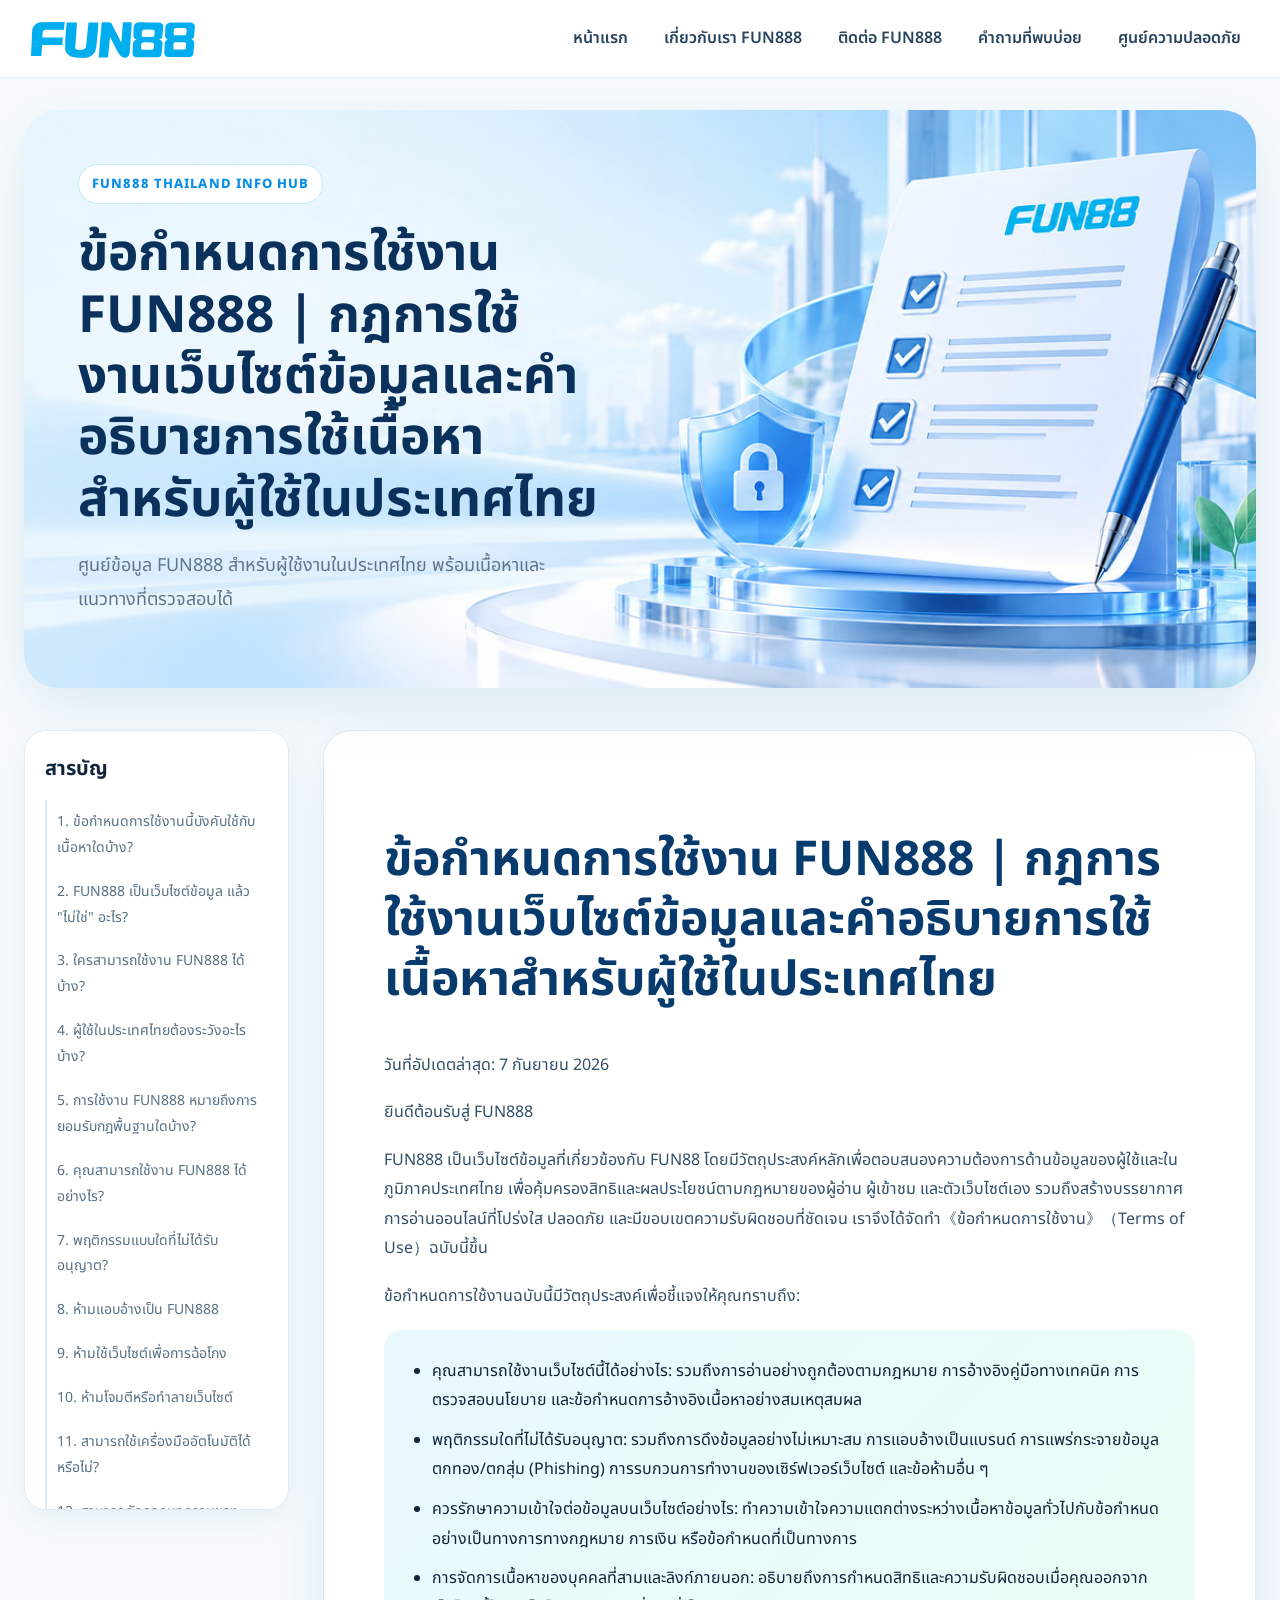
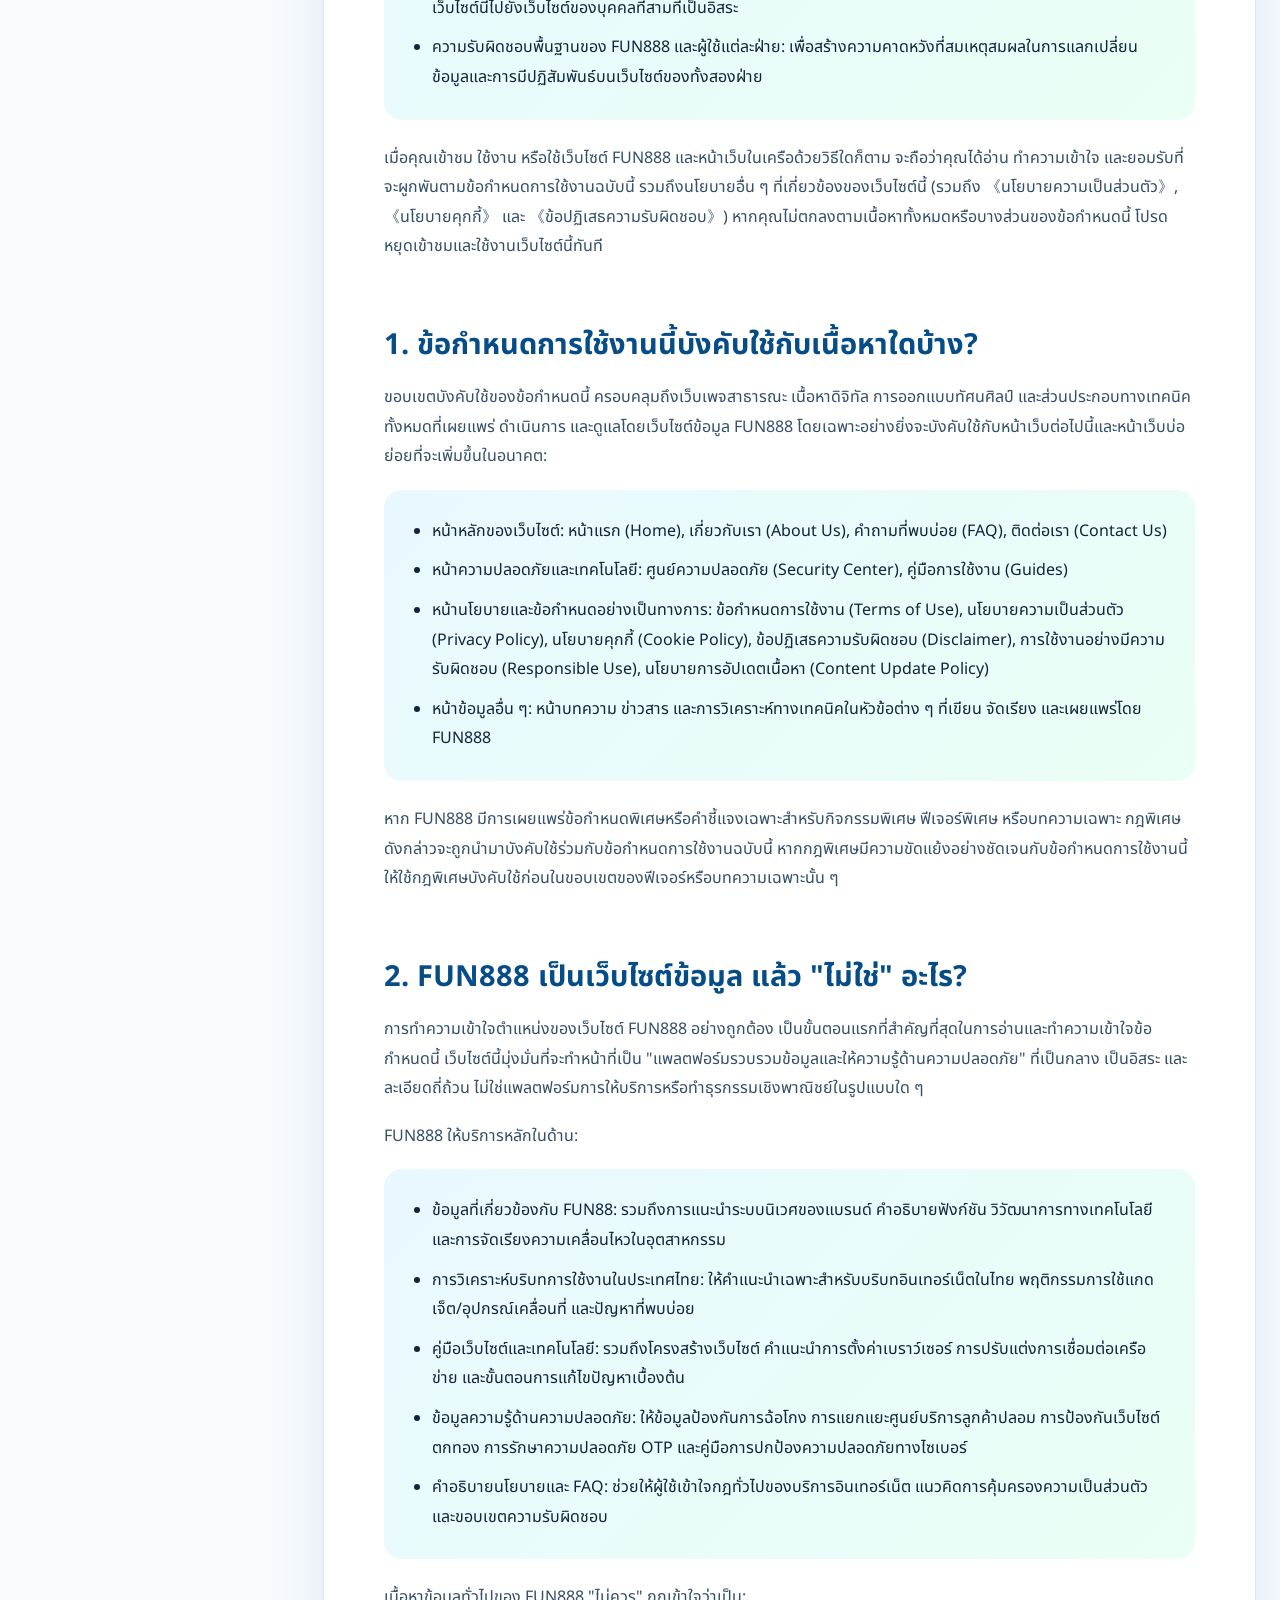
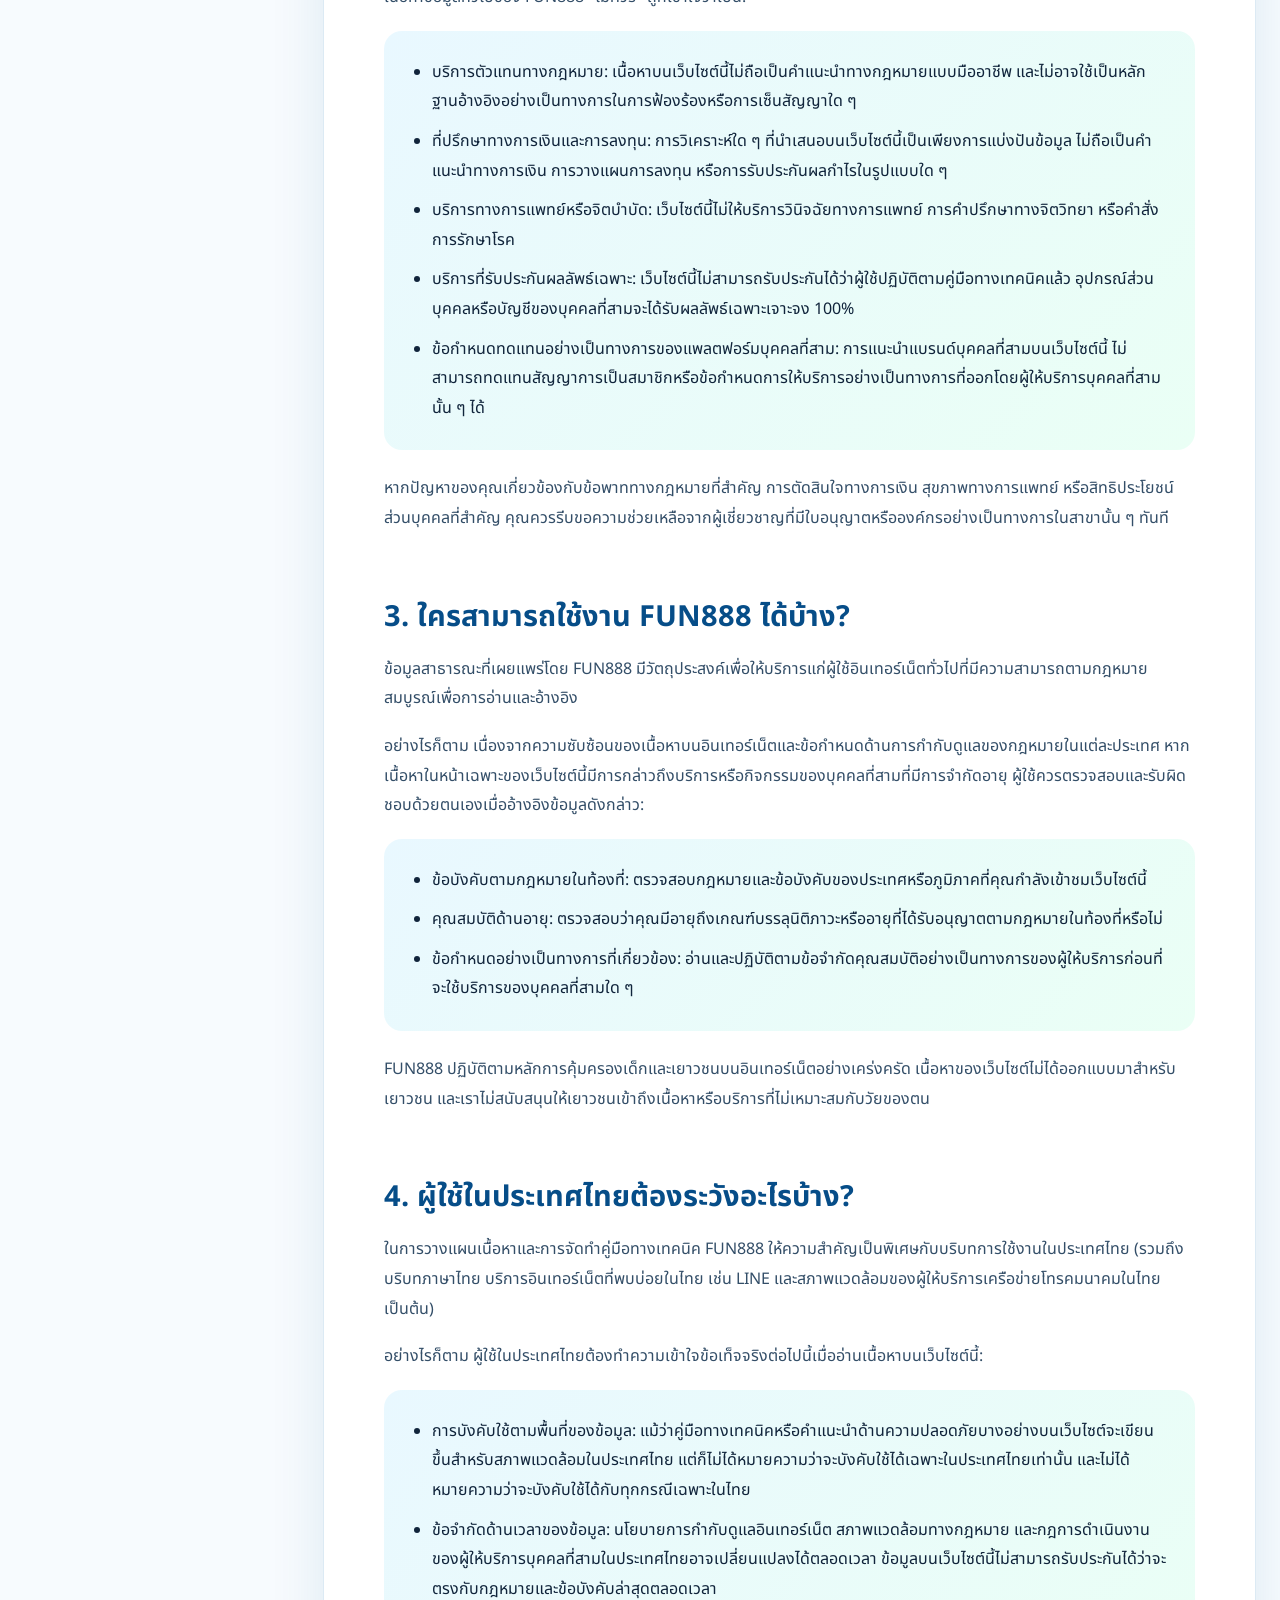
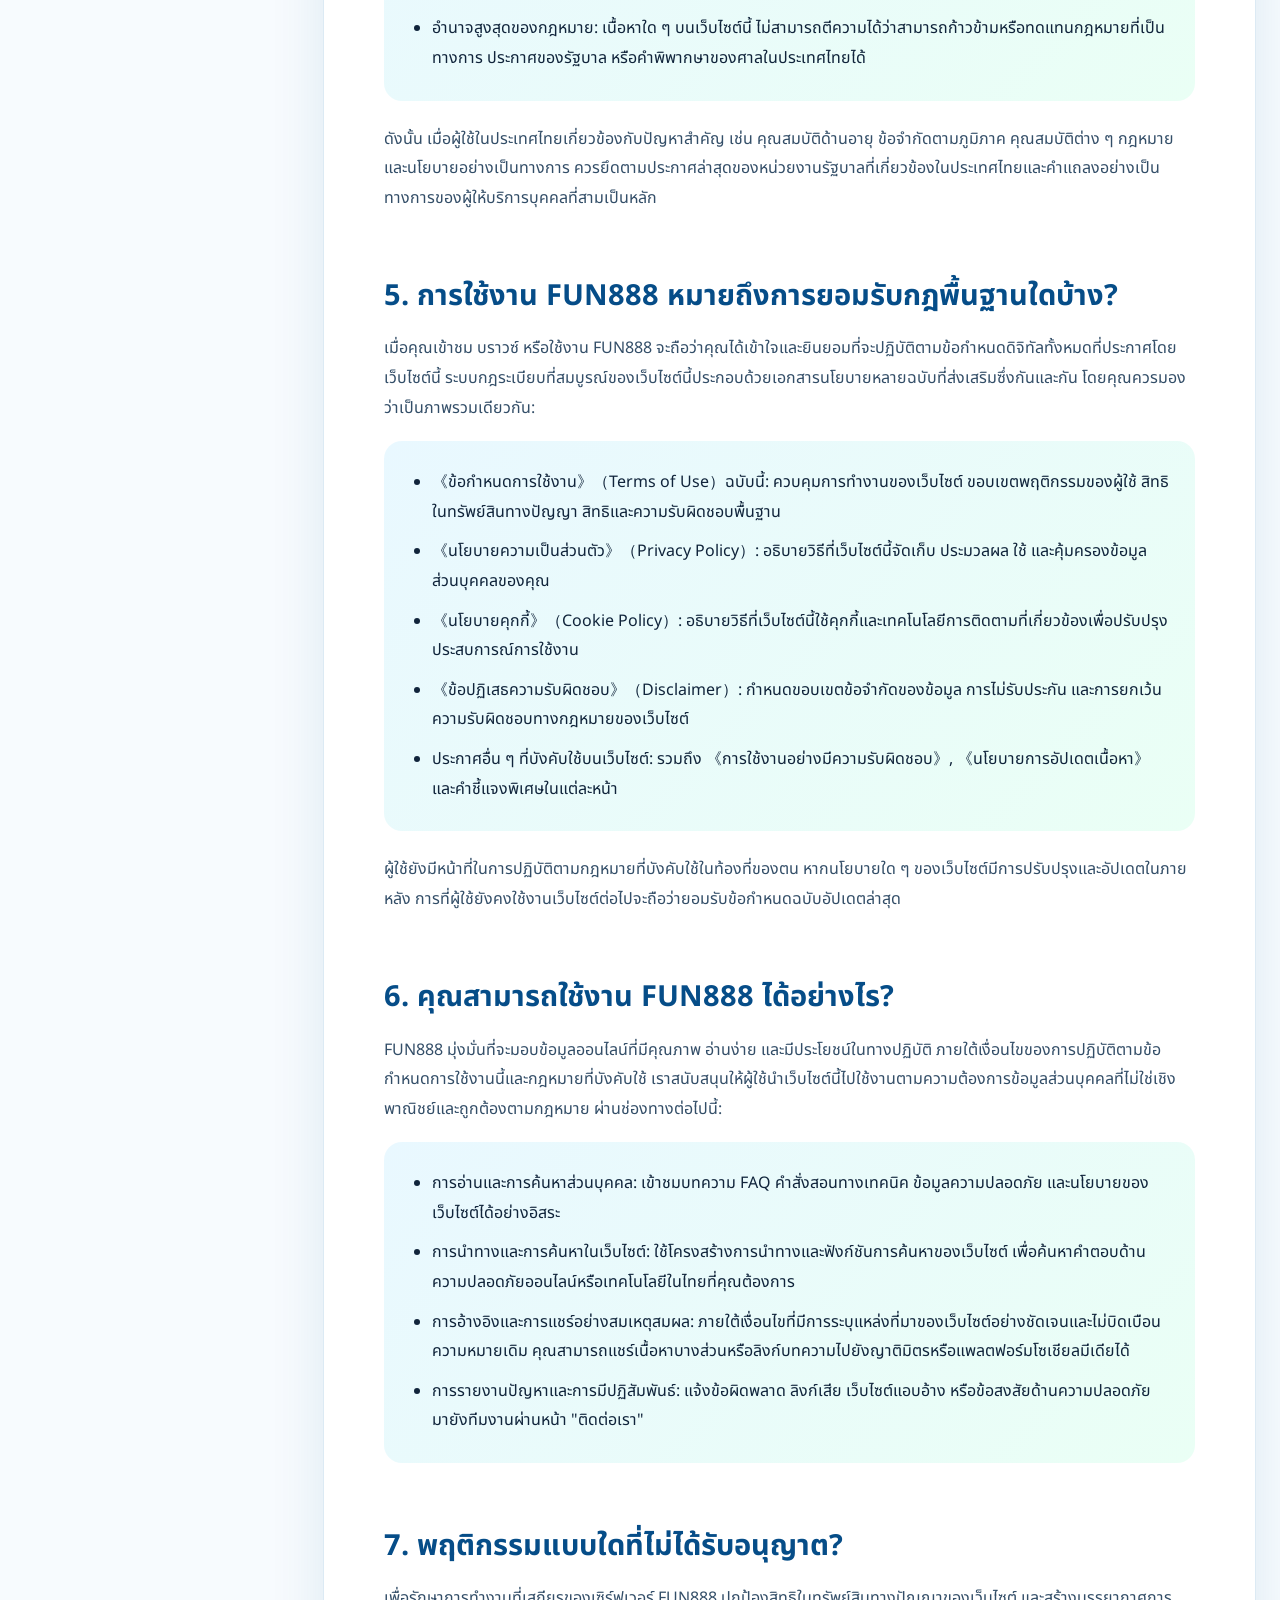
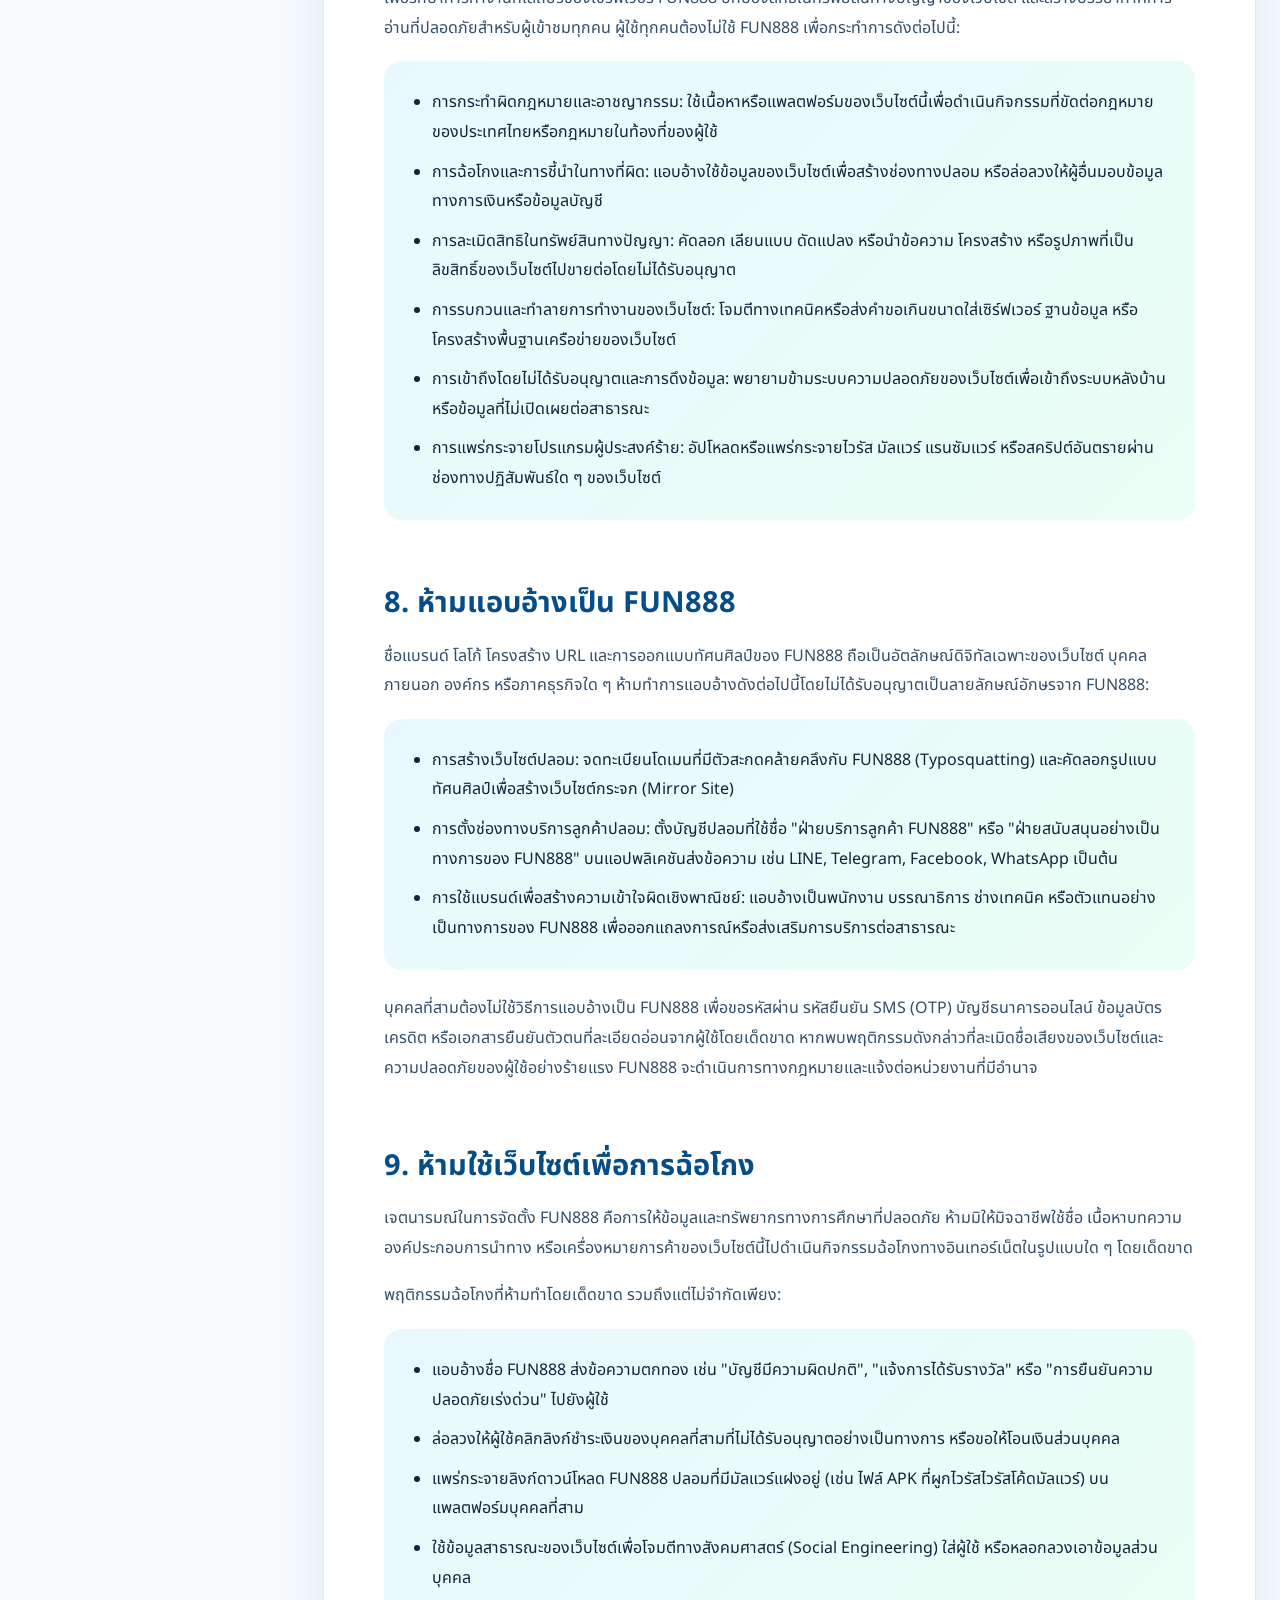
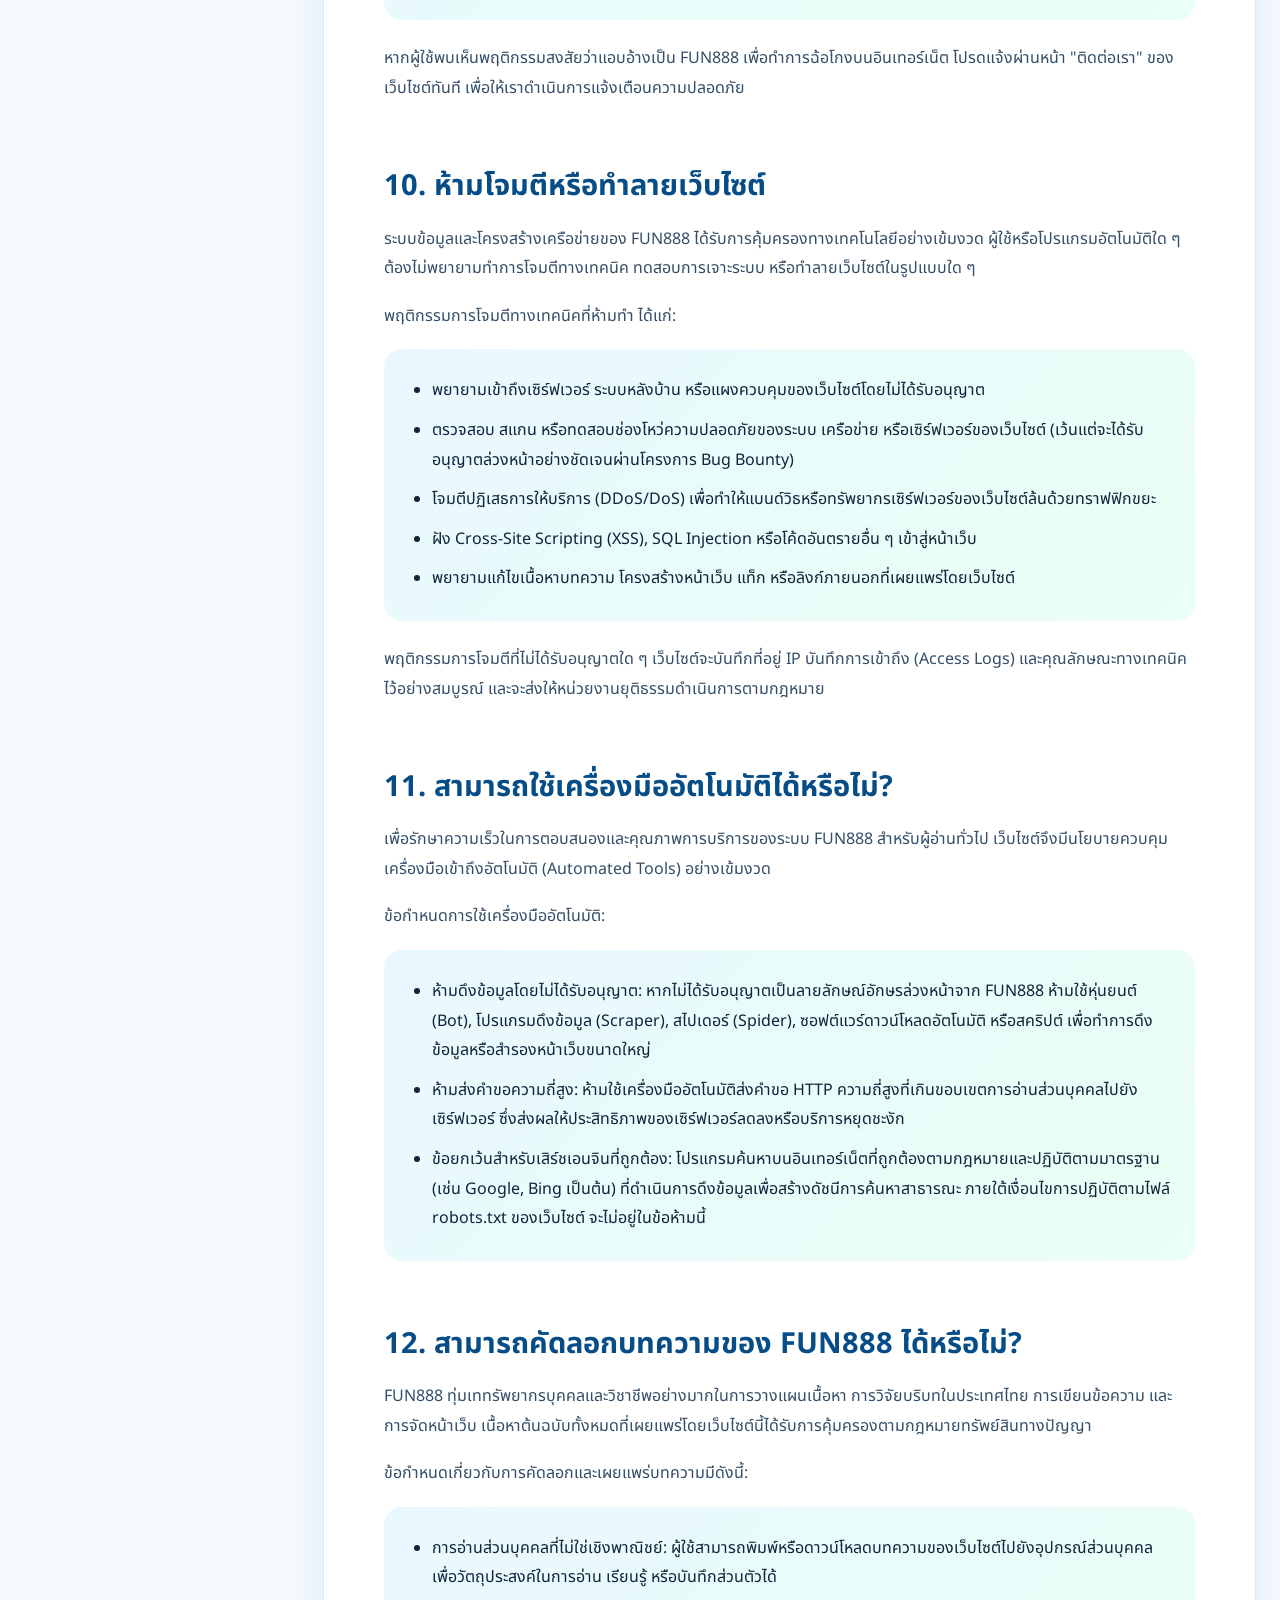
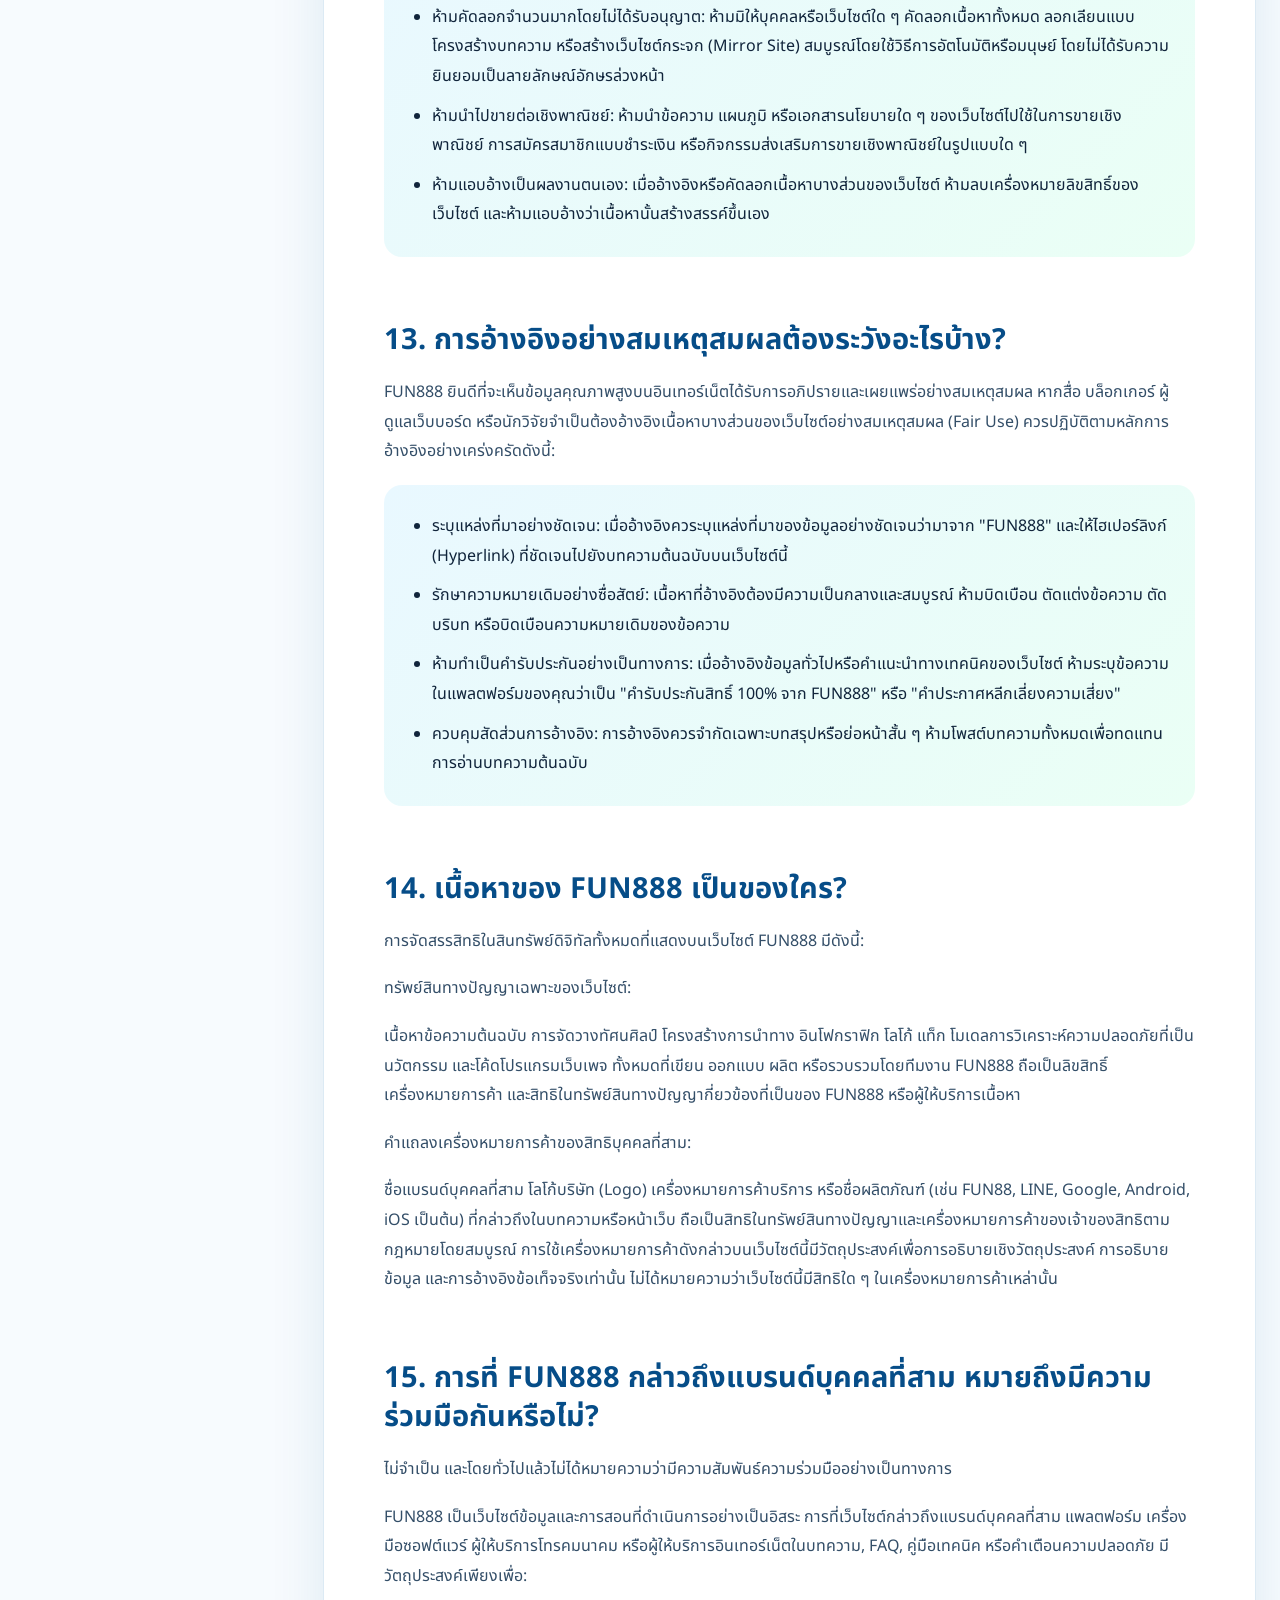
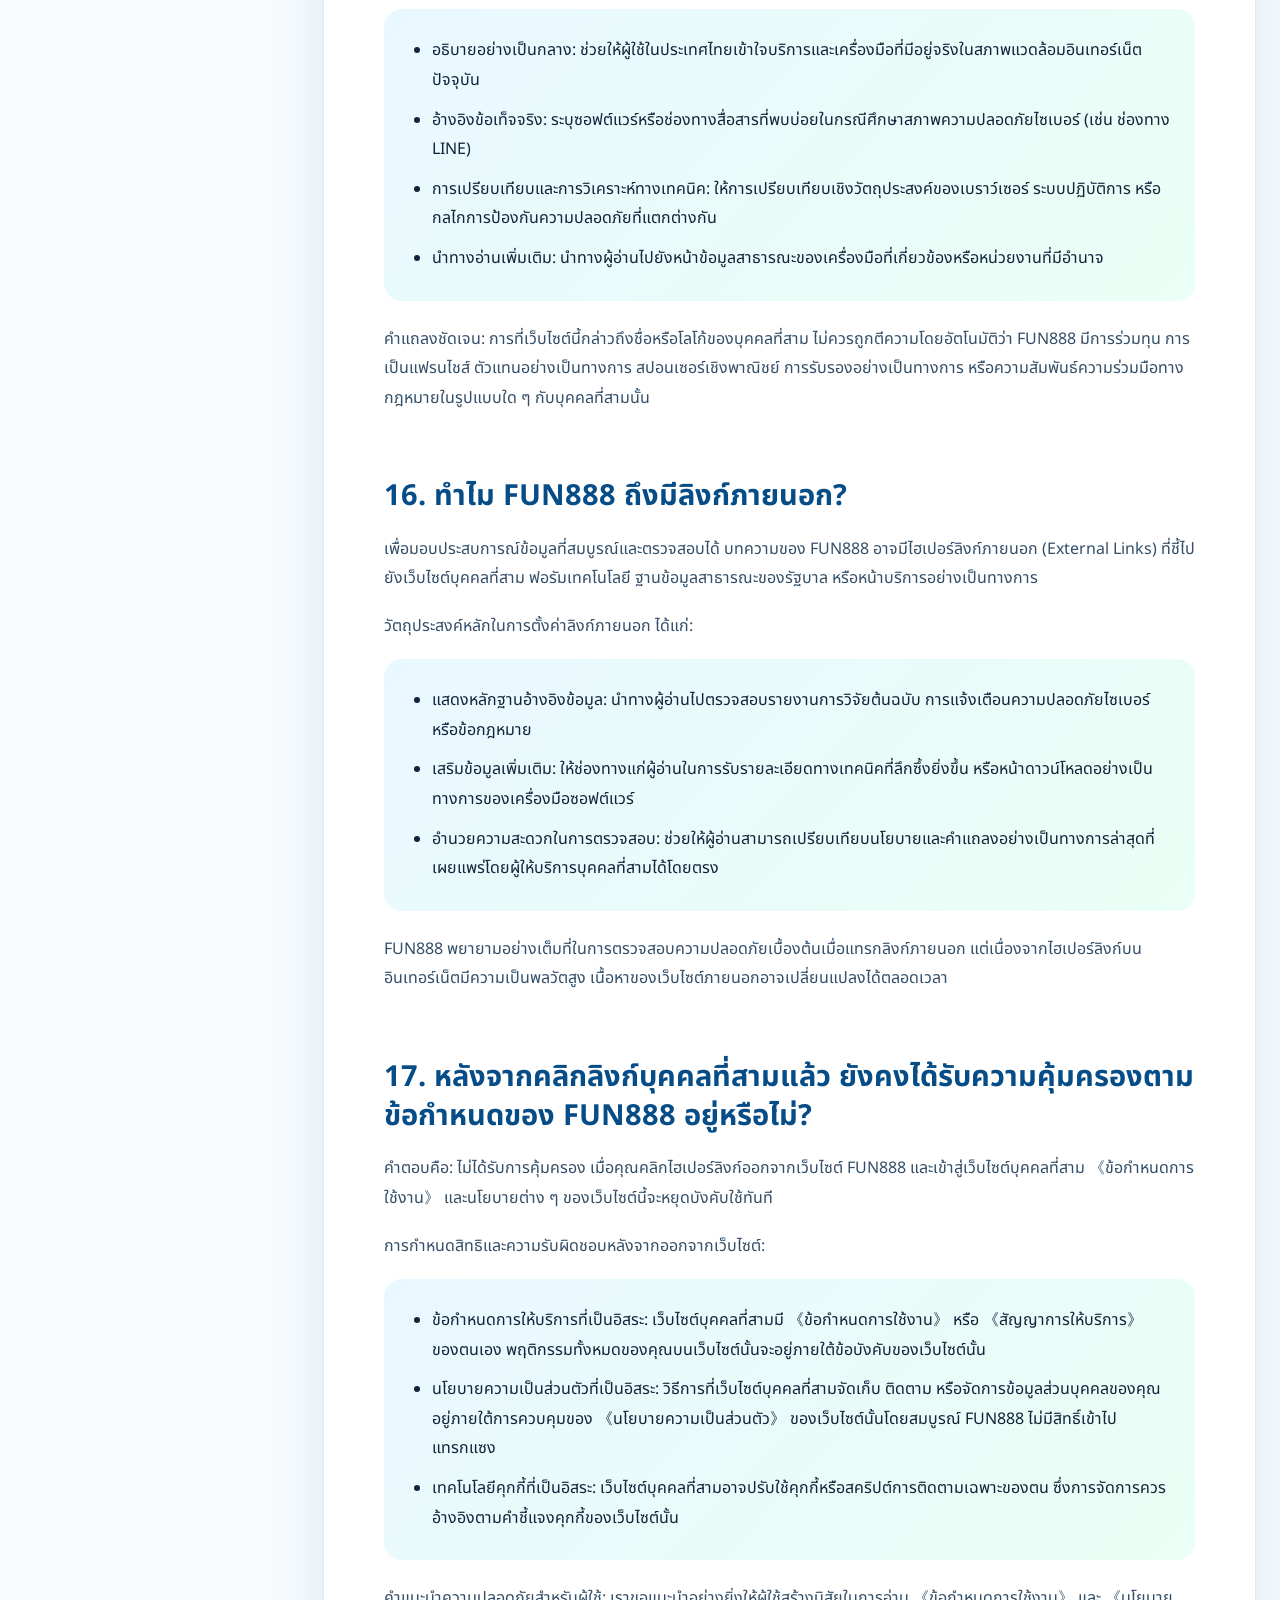
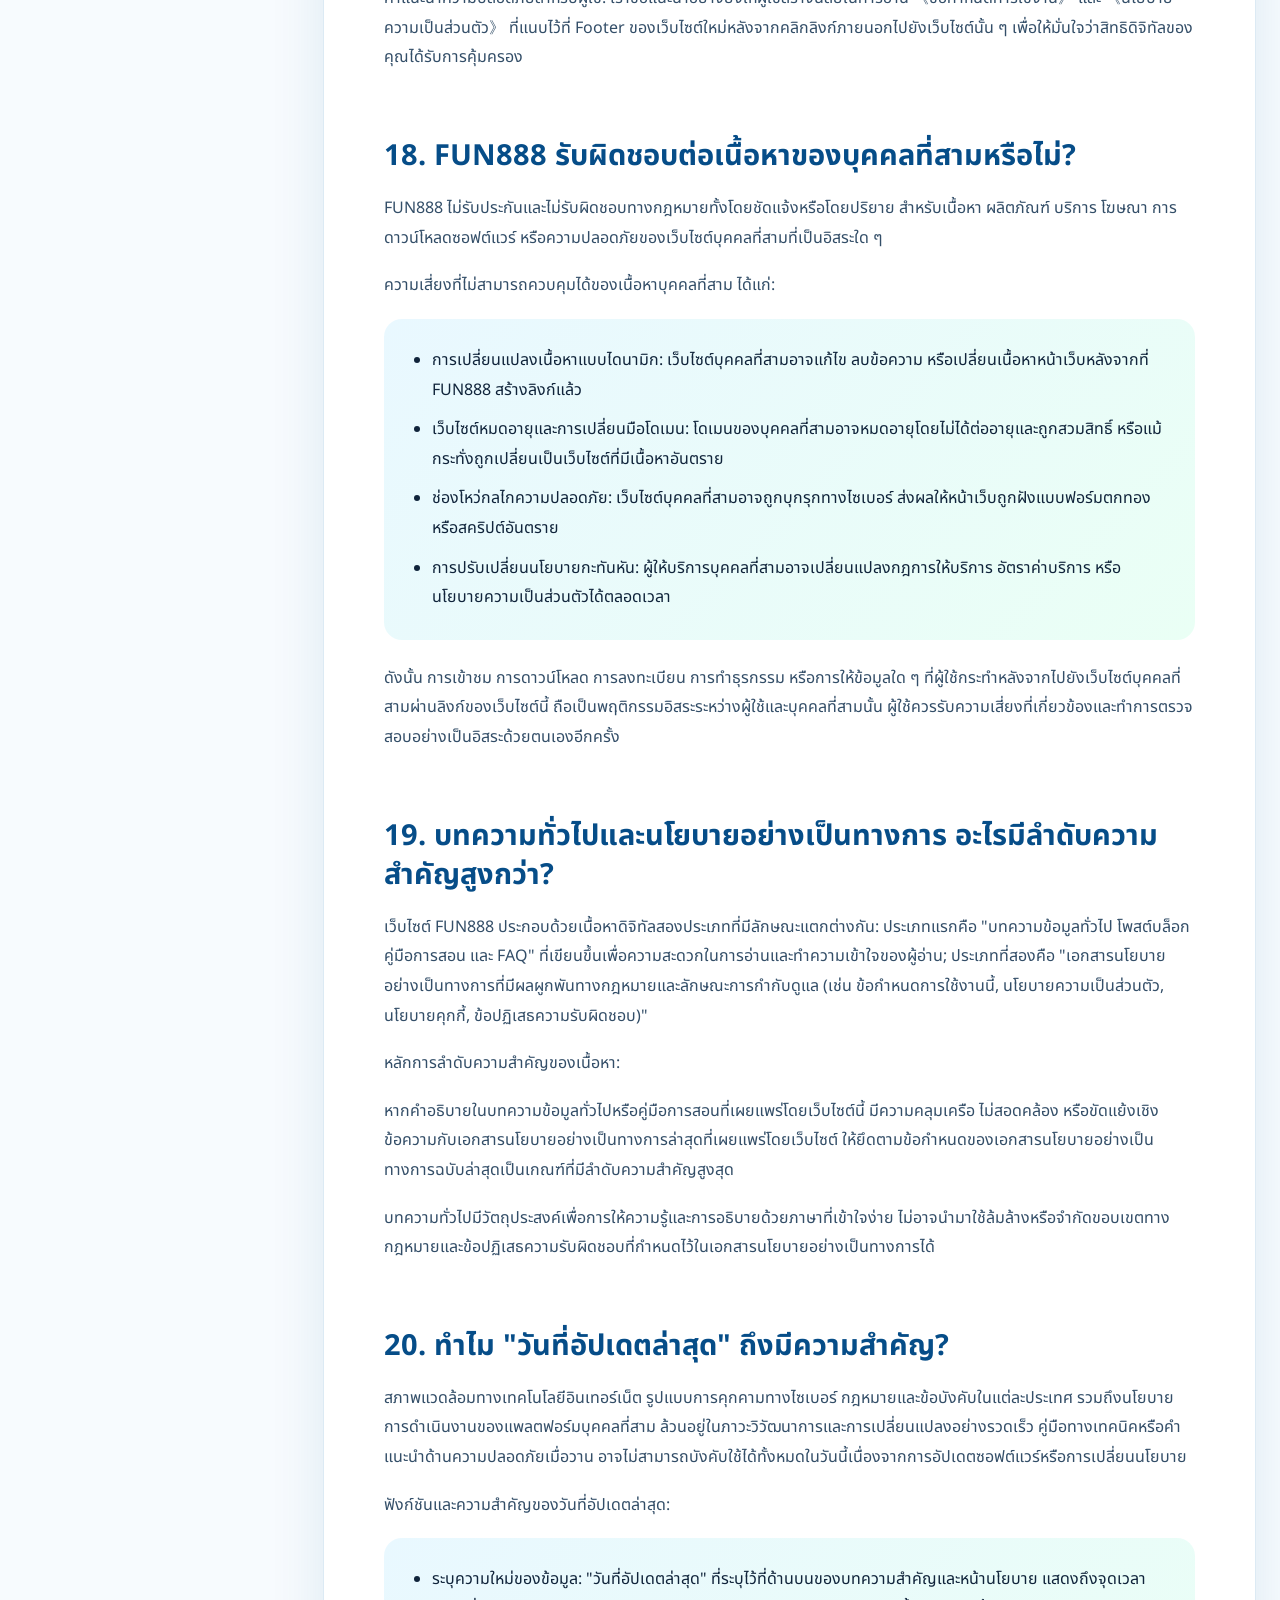
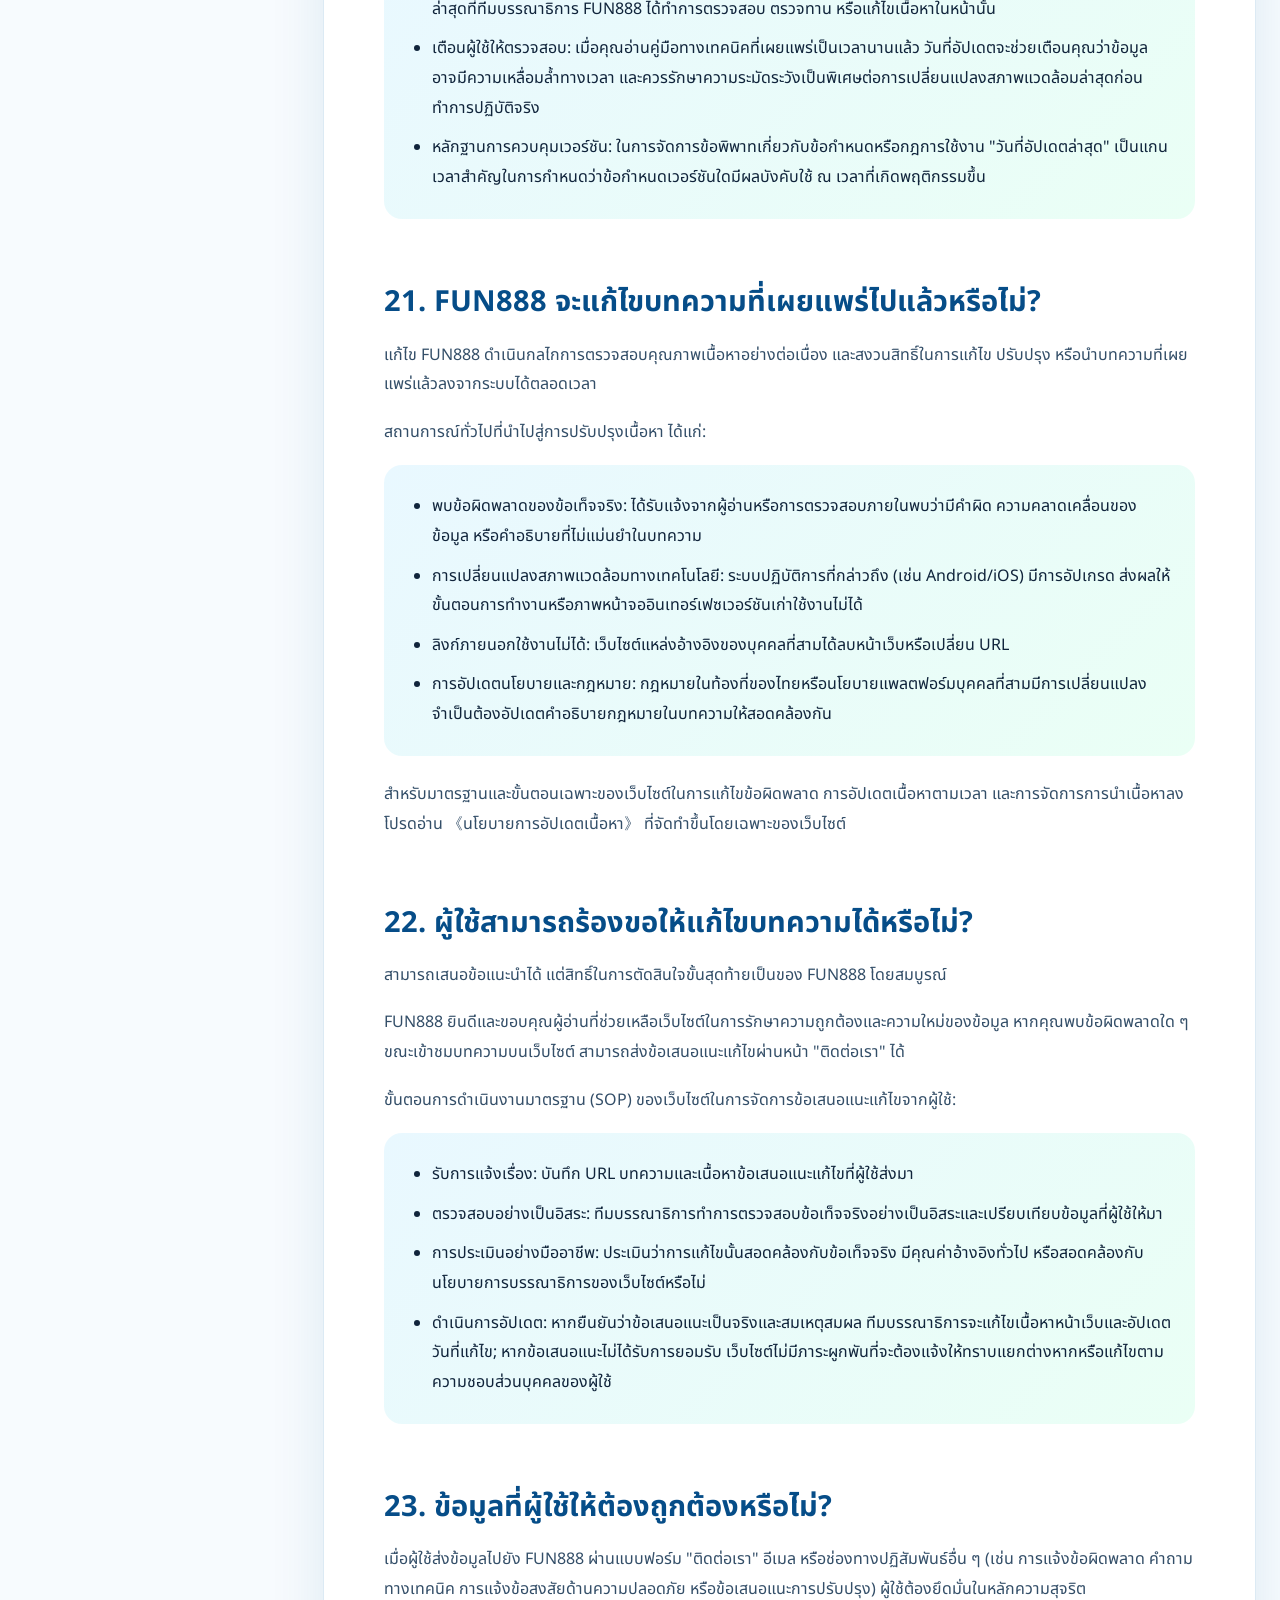
<file: terms-of-use/index.html>
<!doctype html>
<html lang="th">

<head>
    <meta charset="utf-8">
    <meta name="viewport" content="width=device-width,initial-scale=1">
    <title>ข้อกำหนดการใช้งาน FUN888 | กฎการใช้งานเว็บไซต์ข้อมูลและคำอธิบายการใช้เนื้อหาสำหรับผู้ใช้ในประเทศไทย</title>
    <meta name="description" content="ศูนย์ข้อมูล FUN888 สำหรับผู้ใช้งานในประเทศไทย พร้อมเนื้อหาและแนวทางที่ตรวจสอบได้">
    <link rel="canonical" href="https://fun888thcom.github.io/terms-of-use/">
    <meta property="og:type" content="website">
    <meta property="og:locale" content="th_TH">
    <meta property="og:title"
        content="ข้อกำหนดการใช้งาน FUN888 | กฎการใช้งานเว็บไซต์ข้อมูลและคำอธิบายการใช้เนื้อหาสำหรับผู้ใช้ในประเทศไทย">
    <meta property="og:description"
        content="ศูนย์ข้อมูล FUN888 สำหรับผู้ใช้งานในประเทศไทย พร้อมเนื้อหาและแนวทางที่ตรวจสอบได้">
    <meta property="og:url" content="https://fun888thcom.github.io/terms-of-use/">
    <meta property="og:image" content="https://fun888thcom.github.io/terms-of-use/assets/images/hero-6.jpg">
    <meta name="robots" content="index,follow">
    <link rel="icon" href="../assets/images/favicon.svg">
    <link rel="stylesheet" href="../assets/css/style.css">
    <script
        type="application/ld+json">{"@context":"https://schema.org","@type":"WebPage","name":"ข้อกำหนดการใช้งาน FUN888 | กฎการใช้งานเว็บไซต์ข้อมูลและคำอธิบายการใช้เนื้อหาสำหรับผู้ใช้ในประเทศไทย","description":"ศูนย์ข้อมูล FUN888 สำหรับผู้ใช้งานในประเทศไทย พร้อมเนื้อหาและแนวทางที่ตรวจสอบได้","url":"https://fun888thcom.github.io/terms-of-use/","inLanguage":"th"}</script>
</head>

<body>
    <header>
        <div class="topbar"><a class="brand" href="../"><img src="../assets/images/logo.svg" alt="FUN888"></a><button
                class="menu" aria-label="เปิดเมนู" aria-expanded="false">☰</button>
            <nav><a href="../">หน้าแรก</a><a href="../about-us/">เกี่ยวกับเรา FUN888</a><a href="../contact-us/">ติดต่อ
                    FUN888</a><a href="../faq/">คำถามที่พบบ่อย</a><a href="../safety-center/">ศูนย์ความปลอดภัย</a></nav>
        </div>
    </header>
    <main>
        <section class="hero"  style="background-image:url(../assets/images/hero-6.jpg)">
            <div class="hero-copy"><span class="eyebrow">FUN888 THAILAND INFO HUB</span>
                <h1>ข้อกำหนดการใช้งาน FUN888 |
                    กฎการใช้งานเว็บไซต์ข้อมูลและคำอธิบายการใช้เนื้อหาสำหรับผู้ใช้ในประเทศไทย</h1>
                <p>ศูนย์ข้อมูล FUN888 สำหรับผู้ใช้งานในประเทศไทย พร้อมเนื้อหาและแนวทางที่ตรวจสอบได้</p>
            </div> 
        </section>
        <div class="layout">
            <aside><strong>สารบัญ</strong>
                <div class="toc"><a href="#section-1">1. ข้อกำหนดการใช้งานนี้บังคับใช้กับเนื้อหาใดบ้าง?</a><a
                        href="#section-2">2. FUN888 เป็นเว็บไซต์ข้อมูล แล้ว &quot;ไม่ใช่&quot; อะไร?</a><a
                        href="#section-3">3. ใครสามารถใช้งาน FUN888 ได้บ้าง?</a><a href="#section-4">4.
                        ผู้ใช้ในประเทศไทยต้องระวังอะไรบ้าง?</a><a href="#section-5">5. การใช้งาน FUN888
                        หมายถึงการยอมรับกฎพื้นฐานใดบ้าง?</a><a href="#section-6">6. คุณสามารถใช้งาน FUN888
                        ได้อย่างไร?</a><a href="#section-7">7. พฤติกรรมแบบใดที่ไม่ได้รับอนุญาต?</a><a
                        href="#section-8">8. ห้ามแอบอ้างเป็น FUN888</a><a href="#section-9">9.
                        ห้ามใช้เว็บไซต์เพื่อการฉ้อโกง</a><a href="#section-10">10. ห้ามโจมตีหรือทำลายเว็บไซต์</a><a
                        href="#section-11">11. สามารถใช้เครื่องมืออัตโนมัติได้หรือไม่?</a><a href="#section-12">12.
                        สามารถคัดลอกบทความของ FUN888 ได้หรือไม่?</a><a href="#section-13">13.
                        การอ้างอิงอย่างสมเหตุสมผลต้องระวังอะไรบ้าง?</a><a href="#section-14">14. เนื้อหาของ FUN888
                        เป็นของใคร?</a><a href="#section-15">15. การที่ FUN888 กล่าวถึงแบรนด์บุคคลที่สาม
                        หมายถึงมีความร่วมมือกันหรือไม่?</a><a href="#section-16">16. ทำไม FUN888 ถึงมีลิงก์ภายนอก?</a><a
                        href="#section-17">17. หลังจากคลิกลิงก์บุคคลที่สามแล้ว ยังคงได้รับความคุ้มครองตามข้อกำหนดของ
                        FUN888 อยู่หรือไม่?</a><a href="#section-18">18. FUN888
                        รับผิดชอบต่อเนื้อหาของบุคคลที่สามหรือไม่?</a><a href="#section-19">19.
                        บทความทั่วไปและนโยบายอย่างเป็นทางการ อะไรมีลำดับความสำคัญสูงกว่า?</a><a href="#section-20">20.
                        ทำไม &quot;วันที่อัปเดตล่าสุด&quot; ถึงมีความสำคัญ?</a><a href="#section-21">21. FUN888
                        จะแก้ไขบทความที่เผยแพร่ไปแล้วหรือไม่?</a><a href="#section-22">22.
                        ผู้ใช้สามารถร้องขอให้แก้ไขบทความได้หรือไม่?</a><a href="#section-23">23.
                        ข้อมูลที่ผู้ใช้ให้ต้องถูกต้องหรือไม่?</a><a href="#section-24">24.
                        อย่าให้ข้อมูลที่ละเอียดอ่อนที่ไม่จำเป็น</a><a href="#section-25">25.
                        ผู้ใช้ต้องระวังอะไรบ้างเมื่อส่งภาพหน้าจอ (Screenshot)?</a><a href="#section-26">26. FUN888
                        จัดการข้อมูลส่วนบุคคลอย่างไร?</a><a href="#section-27">27. คุกกี้จัดการอย่างไร?</a><a
                        href="#section-28">28. FUN888 รับประกันว่าเว็บไซต์จะทำงานปกติเสมือนจริงหรือไม่?</a><a
                        href="#section-29">29. ฟังก์ชันของเว็บไซต์สามารถปรับเปลี่ยนได้หรือไม่?</a><a
                        href="#section-30">30. คู่มือทางเทคนิคของ FUN888 รับประกันความสำเร็จหรือไม่?</a><a
                        href="#section-31">31. ผู้ใช้ควรตัดสินใจด้วยตนเองว่าเหมาะสมกับสถานการณ์ของตนหรือไม่</a><a
                        href="#section-32">32. การที่ FUN888 ให้เนื้อหา หมายถึงรับประกันผลลัพธ์หรือไม่?</a><a
                        href="#section-33">33.
                        การใช้งานอย่างมีความรับผิดชอบและข้อกำหนดการใช้งานมีความสัมพันธ์กันอย่างไร?</a><a
                        href="#section-34">34. FUN888 สนับสนุนให้เยาวชนใช้บริการที่มีการจำกัดอายุหรือไม่?</a><a
                        href="#section-35">35. FUN888 ไม่ควรถูกเข้าใจว่าเป็นการให้การอนุมัติทางกฎหมาย</a><a
                        href="#section-36">36. ศูนย์ความปลอดภัยและข้อกำหนดการใช้งานมีความแตกต่างกันอย่างไร?</a><a
                        href="#section-37">37. FUN888 สามารถจำกัดพฤติกรรมการใช้งานบางอย่างได้หรือไม่?</a><a
                        href="#section-38">38. การละเมิดข้อกำหนดการใช้งานอาจถูกจัดการอย่างไร?</a><a
                        href="#section-39">39. ข้อกำหนดการใช้งานจะมีการอัปเดตหรือไม่?</a><a href="#section-40">40.
                        จะทราบได้อย่างไรหลังจากข้อกำหนดมีการอัปเดต?</a><a href="#section-41">41.
                        จะทำอย่างไรหากฉันไม่ตกลงหลังจากการอัปเดต?</a><a href="#section-42">42. หากข้อใดข้อหนึ่งไม่มีผล
                        บังคับใช้ไม่ได้ หมายความว่าข้อกำหนดทั้งหมดจะสิ้นผลหรือไม่?</a><a href="#section-43">43.
                        การไม่ใช้สิทธิใดสิทธิหนึ่งทันที หมายความว่าสละสิทธิตลอดไปหรือไม่?</a><a href="#section-44">44.
                        จะทำอย่างไรหากเกิดความแตกต่างระหว่างเวอร์ชันภาษาต่าง ๆ?</a><a href="#section-45">45.
                        ผู้ใช้ในประเทศไทยต้องทำอย่างไรหากประสบปัญหาทางกฎหมาย?</a><a href="#section-46">46.
                        ข้อกำหนดการใช้งานและข้อปฏิเสธความรับผิดชอบมีความแตกต่างกันอย่างไร?</a><a href="#section-47">47.
                        ข้อกำหนดการใช้งานและนโยบายความเป็นส่วนตัวมีความแตกต่างกันอย่างไร?</a><a href="#section-48">48.
                        คำถามที่พบบ่อยเกี่ยวกับข้อกำหนดการใช้งาน (FAQ)</a><a href="#section-49">Q1: FUN888
                        เป็นเพียงเว็บไซต์ข้อมูล ทำไมยังต้องมีข้อกำหนดการใช้งาน?</a><a href="#section-50">Q2:
                        ฉันสามารถคัดลอกบทความของ FUN888 ไปโพสต์บนบล็อกส่วนตัวของฉันได้หรือไม่?</a><a
                        href="#section-51">Q3: ฉันสามารถสร้างเว็บไซต์ที่มีชื่อหรือหน้าตาคล้ายกับ FUN888
                        ได้หรือไม่?</a><a href="#section-52">Q4: สามารถใช้โปรแกรม Bot อัตโนมัติในการดึงเนื้อหาของ FUN888
                        ได้หรือไม่?</a><a href="#section-53">Q5: หลังจากคลิกลิงก์บุคคลที่สามในบทความของ FUN888 แล้ว
                        ยังได้รับความคุ้มครองตามข้อกำหนดนี้อยู่หรือไม่?</a><a href="#section-54">Q6:
                        หากคำอธิบายในบทความทั่วไปไม่ตรงกับข้อกำหนดการใช้งานนี้ ควรดูอันไหน?</a><a href="#section-55">Q7:
                        FUN888 สามารถรับประกันได้หรือไม่ว่าข้อมูลทั้งหมดบนเว็บไซต์ถูกต้อง 100% ตลอดเวลา?</a><a
                        href="#section-56">Q8: ข้อกำหนดการใช้งานนี้จะมีการแก้ไขในอนาคตหรือไม่?
                        จะแจ้งเตือนอย่างไรเมื่อมีการอัปเดต?</a><a href="#section-57">49.
                        จะทำอย่างไรหากมีข้อสงสัยเกี่ยวกับข้อกำหนดการใช้งาน?</a><a href="#section-58">บทสรุป:
                        ข้อกำหนดการใช้งาน FUN888 ไม่ได้มีไว้เพื่อทำให้เว็บไซต์เข้าใจยาก</a></div>
            </aside>
            <article>
                <h1 id="section-1">ข้อกำหนดการใช้งาน FUN888 |
                    กฎการใช้งานเว็บไซต์ข้อมูลและคำอธิบายการใช้เนื้อหาสำหรับผู้ใช้ในประเทศไทย</h1>
                <p>วันที่อัปเดตล่าสุด: 7 กันยายน 2026</p>
                <p>ยินดีต้อนรับสู่ FUN888</p>
                <p>FUN888 เป็นเว็บไซต์ข้อมูลที่เกี่ยวข้องกับ FUN88
                    โดยมีวัตถุประสงค์หลักเพื่อตอบสนองความต้องการด้านข้อมูลของผู้ใช้และในภูมิภาคประเทศไทย
                    เพื่อคุ้มครองสิทธิและผลประโยชน์ตามกฎหมายของผู้อ่าน ผู้เข้าชม และตัวเว็บไซต์เอง
                    รวมถึงสร้างบรรยากาศการอ่านออนไลน์ที่โปร่งใส ปลอดภัย และมีขอบเขตความรับผิดชอบที่ชัดเจน
                    เราจึงได้จัดทำ《ข้อกำหนดการใช้งาน》（Terms of Use）ฉบับนี้ขึ้น</p>
                <p>ข้อกำหนดการใช้งานฉบับนี้มีวัตถุประสงค์เพื่อชี้แจงให้คุณทราบถึง:</p>
                <ul>
                    <li>คุณสามารถใช้งานเว็บไซต์นี้ได้อย่างไร: รวมถึงการอ่านอย่างถูกต้องตามกฎหมาย
                        การอ้างอิงคู่มือทางเทคนิค การตรวจสอบนโยบาย และข้อกำหนดการอ้างอิงเนื้อหาอย่างสมเหตุสมผล</li>
                    <li>พฤติกรรมใดที่ไม่ได้รับอนุญาต: รวมถึงการดึงข้อมูลอย่างไม่เหมาะสม การแอบอ้างเป็นแบรนด์
                        การแพร่กระจายข้อมูลตกทอง/ตกสุ่ม (Phishing) การรบกวนการทำงานของเซิร์ฟเวอร์เว็บไซต์ และข้อห้ามอื่น
                        ๆ</li>
                    <li>ควรรักษาความเข้าใจต่อข้อมูลบนเว็บไซต์อย่างไร:
                        ทำความเข้าใจความแตกต่างระหว่างเนื้อหาข้อมูลทั่วไปกับข้อกำหนดอย่างเป็นทางการทางกฎหมาย การเงิน
                        หรือข้อกำหนดที่เป็นทางการ</li>
                    <li>การจัดการเนื้อหาของบุคคลที่สามและลิงก์ภายนอก:
                        อธิบายถึงการกำหนดสิทธิและความรับผิดชอบเมื่อคุณออกจากเว็บไซต์นี้ไปยังเว็บไซต์ของบุคคลที่สามที่เป็นอิสระ
                    </li>
                    <li>ความรับผิดชอบพื้นฐานของ FUN888 และผู้ใช้แต่ละฝ่าย:
                        เพื่อสร้างความคาดหวังที่สมเหตุสมผลในการแลกเปลี่ยนข้อมูลและการมีปฏิสัมพันธ์บนเว็บไซต์ของทั้งสองฝ่าย
                    </li>
                </ul>
                <p>เมื่อคุณเข้าชม ใช้งาน หรือใช้เว็บไซต์ FUN888 และหน้าเว็บในเครือด้วยวิธีใดก็ตาม จะถือว่าคุณได้อ่าน
                    ทำความเข้าใจ และยอมรับที่จะผูกพันตามข้อกำหนดการใช้งานฉบับนี้ รวมถึงนโยบายอื่น ๆ
                    ที่เกี่ยวข้องของเว็บไซต์นี้ (รวมถึง 《นโยบายความเป็นส่วนตัว》, 《นโยบายคุกกี้》 และ
                    《ข้อปฏิเสธความรับผิดชอบ》) หากคุณไม่ตกลงตามเนื้อหาทั้งหมดหรือบางส่วนของข้อกำหนดนี้
                    โปรดหยุดเข้าชมและใช้งานเว็บไซต์นี้ทันที</p>
                <h2 id="section-1">1. ข้อกำหนดการใช้งานนี้บังคับใช้กับเนื้อหาใดบ้าง?</h2>
                <p>ขอบเขตบังคับใช้ของข้อกำหนดนี้ ครอบคลุมถึงเว็บเพจสาธารณะ เนื้อหาดิจิทัล การออกแบบทัศนศิลป์
                    และส่วนประกอบทางเทคนิคทั้งหมดที่เผยแพร่ ดำเนินการ และดูแลโดยเว็บไซต์ข้อมูล FUN888
                    โดยเฉพาะอย่างยิ่งจะบังคับใช้กับหน้าเว็บต่อไปนี้และหน้าเว็บบ่อย่อยที่จะเพิ่มขึ้นในอนาคต:</p>
                <ul>
                    <li>หน้าหลักของเว็บไซต์: หน้าแรก (Home), เกี่ยวกับเรา (About Us), คำถามที่พบบ่อย (FAQ), ติดต่อเรา
                        (Contact Us)</li>
                    <li>หน้าความปลอดภัยและเทคโนโลยี: ศูนย์ความปลอดภัย (Security Center), คู่มือการใช้งาน (Guides)</li>
                    <li>หน้านโยบายและข้อกำหนดอย่างเป็นทางการ: ข้อกำหนดการใช้งาน (Terms of Use), นโยบายความเป็นส่วนตัว
                        (Privacy Policy), นโยบายคุกกี้ (Cookie Policy), ข้อปฏิเสธความรับผิดชอบ (Disclaimer),
                        การใช้งานอย่างมีความรับผิดชอบ (Responsible Use), นโยบายการอัปเดตเนื้อหา (Content Update Policy)
                    </li>
                    <li>หน้าข้อมูลอื่น ๆ: หน้าบทความ ข่าวสาร และการวิเคราะห์ทางเทคนิคในหัวข้อต่าง ๆ ที่เขียน จัดเรียง
                        และเผยแพร่โดย FUN888</li>
                </ul>
                <p>หาก FUN888 มีการเผยแพร่ข้อกำหนดพิเศษหรือคำชี้แจงเฉพาะสำหรับกิจกรรมพิเศษ ฟีเจอร์พิเศษ หรือบทความเฉพาะ
                    กฎพิเศษดังกล่าวจะถูกนำมาบังคับใช้ร่วมกับข้อกำหนดการใช้งานฉบับนี้
                    หากกฎพิเศษมีความขัดแย้งอย่างชัดเจนกับข้อกำหนดการใช้งานนี้
                    ให้ใช้กฎพิเศษบังคับใช้ก่อนในขอบเขตของฟีเจอร์หรือบทความเฉพาะนั้น ๆ</p>
                <h2 id="section-2">2. FUN888 เป็นเว็บไซต์ข้อมูล แล้ว &quot;ไม่ใช่&quot; อะไร?</h2>
                <p>การทำความเข้าใจตำแหน่งของเว็บไซต์ FUN888 อย่างถูกต้อง
                    เป็นขั้นตอนแรกที่สำคัญที่สุดในการอ่านและทำความเข้าใจข้อกำหนดนี้
                    เว็บไซต์นี้มุ่งมั่นที่จะทำหน้าที่เป็น &quot;แพลตฟอร์มรวบรวมข้อมูลและให้ความรู้ด้านความปลอดภัย&quot;
                    ที่เป็นกลาง เป็นอิสระ และละเอียดถี่ถ้วน
                    ไม่ใช่แพลตฟอร์มการให้บริการหรือทำธุรกรรมเชิงพาณิชย์ในรูปแบบใด ๆ</p>
                <p>FUN888 ให้บริการหลักในด้าน:</p>
                <ul>
                    <li>ข้อมูลที่เกี่ยวข้องกับ FUN88: รวมถึงการแนะนำระบบนิเวศของแบรนด์ คำอธิบายฟังก์ชัน
                        วิวัฒนาการทางเทคโนโลยี และการจัดเรียงความเคลื่อนไหวในอุตสาหกรรม</li>
                    <li>การวิเคราะห์บริบทการใช้งานในประเทศไทย: ให้คำแนะนำเฉพาะสำหรับบริบทอินเทอร์เน็ตในไทย
                        พฤติกรรมการใช้แกดเจ็ต/อุปกรณ์เคลื่อนที่ และปัญหาที่พบบ่อย</li>
                    <li>คู่มือเว็บไซต์และเทคโนโลยี: รวมถึงโครงสร้างเว็บไซต์ คำแนะนำการตั้งค่าเบราว์เซอร์
                        การปรับแต่งการเชื่อมต่อเครือข่าย และขั้นตอนการแก้ไขปัญหาเบื้องต้น</li>
                    <li>ข้อมูลความรู้ด้านความปลอดภัย: ให้ข้อมูลป้องกันการฉ้อโกง การแยกแยะศูนย์บริการลูกค้าปลอม
                        การป้องกันเว็บไซต์ตกทอง การรักษาความปลอดภัย OTP และคู่มือการปกป้องความปลอดภัยทางไซเบอร์</li>
                    <li>คำอธิบายนโยบายและ FAQ: ช่วยให้ผู้ใช้เข้าใจกฎทั่วไปของบริการอินเทอร์เน็ต
                        แนวคิดการคุ้มครองความเป็นส่วนตัว และขอบเขตความรับผิดชอบ</li>
                </ul>
                <p>เนื้อหาข้อมูลทั่วไปของ FUN888 &quot;ไม่ควร&quot; ถูกเข้าใจว่าเป็น:</p>
                <ul>
                    <li>บริการตัวแทนทางกฎหมาย: เนื้อหาบนเว็บไซต์นี้ไม่ถือเป็นคำแนะนำทางกฎหมายแบบมืออาชีพ
                        และไม่อาจใช้เป็นหลักฐานอ้างอิงอย่างเป็นทางการในการฟ้องร้องหรือการเซ็นสัญญาใด ๆ</li>
                    <li>ที่ปรึกษาทางการเงินและการลงทุน: การวิเคราะห์ใด ๆ ที่นำเสนอบนเว็บไซต์นี้เป็นเพียงการแบ่งปันข้อมูล
                        ไม่ถือเป็นคำแนะนำทางการเงิน การวางแผนการลงทุน หรือการรับประกันผลกำไรในรูปแบบใด ๆ</li>
                    <li>บริการทางการแพทย์หรือจิตบำบัด: เว็บไซต์นี้ไม่ให้บริการวินิจฉัยทางการแพทย์ การคำปรึกษาทางจิตวิทยา
                        หรือคำสั่งการรักษาโรค</li>
                    <li>บริการที่รับประกันผลลัพธ์เฉพาะ:
                        เว็บไซต์นี้ไม่สามารถรับประกันได้ว่าผู้ใช้ปฏิบัติตามคู่มือทางเทคนิคแล้ว
                        อุปกรณ์ส่วนบุคคลหรือบัญชีของบุคคลที่สามจะได้รับผลลัพธ์เฉพาะเจาะจง 100%</li>
                    <li>ข้อกำหนดทดแทนอย่างเป็นทางการของแพลตฟอร์มบุคคลที่สาม: การแนะนำแบรนด์บุคคลที่สามบนเว็บไซต์นี้
                        ไม่สามารถทดแทนสัญญาการเป็นสมาชิกหรือข้อกำหนดการให้บริการอย่างเป็นทางการที่ออกโดยผู้ให้บริการบุคคลที่สามนั้น
                        ๆ ได้</li>
                </ul>
                <p>หากปัญหาของคุณเกี่ยวข้องกับข้อพาททางกฎหมายที่สำคัญ การตัดสินใจทางการเงิน สุขภาพทางการแพทย์
                    หรือสิทธิประโยชน์ส่วนบุคคลที่สำคัญ
                    คุณควรรีบขอความช่วยเหลือจากผู้เชี่ยวชาญที่มีใบอนุญาตหรือองค์กรอย่างเป็นทางการในสาขานั้น ๆ ทันที</p>
                <h2 id="section-3">3. ใครสามารถใช้งาน FUN888 ได้บ้าง?</h2>
                <p>ข้อมูลสาธารณะที่เผยแพร่โดย FUN888
                    มีวัตถุประสงค์เพื่อให้บริการแก่ผู้ใช้อินเทอร์เน็ตทั่วไปที่มีความสามารถตามกฎหมายสมบูรณ์เพื่อการอ่านและอ้างอิง
                </p>
                <p>อย่างไรก็ตาม
                    เนื่องจากความซับซ้อนของเนื้อหาบนอินเทอร์เน็ตและข้อกำหนดด้านการกำกับดูแลของกฎหมายในแต่ละประเทศ
                    หากเนื้อหาในหน้าเฉพาะของเว็บไซต์นี้มีการกล่าวถึงบริการหรือกิจกรรมของบุคคลที่สามที่มีการจำกัดอายุ
                    ผู้ใช้ควรตรวจสอบและรับผิดชอบด้วยตนเองเมื่ออ้างอิงข้อมูลดังกล่าว:</p>
                <ul>
                    <li>ข้อบังคับตามกฎหมายในท้องที่:
                        ตรวจสอบกฎหมายและข้อบังคับของประเทศหรือภูมิภาคที่คุณกำลังเข้าชมเว็บไซต์นี้</li>
                    <li>คุณสมบัติด้านอายุ:
                        ตรวจสอบว่าคุณมีอายุถึงเกณฑ์บรรลุนิติภาวะหรืออายุที่ได้รับอนุญาตตามกฎหมายในท้องที่หรือไม่</li>
                    <li>ข้อกำหนดอย่างเป็นทางการที่เกี่ยวข้อง:
                        อ่านและปฏิบัติตามข้อจำกัดคุณสมบัติอย่างเป็นทางการของผู้ให้บริการก่อนที่จะใช้บริการของบุคคลที่สามใด
                        ๆ</li>
                </ul>
                <p>FUN888 ปฏิบัติตามหลักการคุ้มครองเด็กและเยาวชนบนอินเทอร์เน็ตอย่างเคร่งครัด
                    เนื้อหาของเว็บไซต์ไม่ได้ออกแบบมาสำหรับเยาวชน
                    และเราไม่สนับสนุนให้เยาวชนเข้าถึงเนื้อหาหรือบริการที่ไม่เหมาะสมกับวัยของตน</p>
                <h2 id="section-4">4. ผู้ใช้ในประเทศไทยต้องระวังอะไรบ้าง?</h2>
                <p>ในการวางแผนเนื้อหาและการจัดทำคู่มือทางเทคนิค FUN888 ให้ความสำคัญเป็นพิเศษกับบริบทการใช้งานในประเทศไทย
                    (รวมถึงบริบทภาษาไทย บริการอินเทอร์เน็ตที่พบบ่อยในไทย เช่น LINE
                    และสภาพแวดล้อมของผู้ให้บริการเครือข่ายโทรคมนาคมในไทย เป็นต้น)</p>
                <p>อย่างไรก็ตาม ผู้ใช้ในประเทศไทยต้องทำความเข้าใจข้อเท็จจริงต่อไปนี้เมื่ออ่านเนื้อหาบนเว็บไซต์นี้:</p>
                <ul>
                    <li>การบังคับใช้ตามพื้นที่ของข้อมูล:
                        แม้ว่าคู่มือทางเทคนิคหรือคำแนะนำด้านความปลอดภัยบางอย่างบนเว็บไซต์จะเขียนขึ้นสำหรับสภาพแวดล้อมในประเทศไทย
                        แต่ก็ไม่ได้หมายความว่าจะบังคับใช้ได้เฉพาะในประเทศไทยเท่านั้น
                        และไม่ได้หมายความว่าจะบังคับใช้ได้กับทุกกรณีเฉพาะในไทย</li>
                    <li>ข้อจำกัดด้านเวลาของข้อมูล: นโยบายการกำกับดูแลอินเทอร์เน็ต สภาพแวดล้อมทางกฎหมาย
                        และกฎการดำเนินงานของผู้ให้บริการบุคคลที่สามในประเทศไทยอาจเปลี่ยนแปลงได้ตลอดเวลา
                        ข้อมูลบนเว็บไซต์นี้ไม่สามารถรับประกันได้ว่าจะตรงกับกฎหมายและข้อบังคับล่าสุดตลอดเวลา</li>
                    <li>อำนาจสูงสุดของกฎหมาย: เนื้อหาใด ๆ บนเว็บไซต์นี้
                        ไม่สามารถตีความได้ว่าสามารถก้าวข้ามหรือทดแทนกฎหมายที่เป็นทางการ ประกาศของรัฐบาล
                        หรือคำพิพากษาของศาลในประเทศไทยได้</li>
                </ul>
                <p>ดังนั้น เมื่อผู้ใช้ในประเทศไทยเกี่ยวข้องกับปัญหาสำคัญ เช่น คุณสมบัติด้านอายุ ข้อจำกัดตามภูมิภาค
                    คุณสมบัติต่าง ๆ กฎหมาย และนโยบายอย่างเป็นทางการ
                    ควรยึดตามประกาศล่าสุดของหน่วยงานรัฐบาลที่เกี่ยวข้องในประเทศไทยและคำแถลงอย่างเป็นทางการของผู้ให้บริการบุคคลที่สามเป็นหลัก
                </p>
                <h2 id="section-5">5. การใช้งาน FUN888 หมายถึงการยอมรับกฎพื้นฐานใดบ้าง?</h2>
                <p>เมื่อคุณเข้าชม บราวซ์ หรือใช้งาน FUN888
                    จะถือว่าคุณได้เข้าใจและยินยอมที่จะปฏิบัติตามข้อกำหนดดิจิทัลทั้งหมดที่ประกาศโดยเว็บไซต์นี้
                    ระบบกฎระเบียบที่สมบูรณ์ของเว็บไซต์นี้ประกอบด้วยเอกสารนโยบายหลายฉบับที่ส่งเสริมซึ่งกันและกัน
                    โดยคุณควรมองว่าเป็นภาพรวมเดียวกัน:</p>
                <ul>
                    <li>《ข้อกำหนดการใช้งาน》（Terms of Use）ฉบับนี้: ควบคุมการทำงานของเว็บไซต์ ขอบเขตพฤติกรรมของผู้ใช้
                        สิทธิในทรัพย์สินทางปัญญา สิทธิและความรับผิดชอบพื้นฐาน</li>
                    <li>《นโยบายความเป็นส่วนตัว》（Privacy Policy）: อธิบายวิธีที่เว็บไซต์นี้จัดเก็บ ประมวลผล ใช้
                        และคุ้มครองข้อมูลส่วนบุคคลของคุณ</li>
                    <li>《นโยบายคุกกี้》（Cookie Policy）:
                        อธิบายวิธีที่เว็บไซต์นี้ใช้คุกกี้และเทคโนโลยีการติดตามที่เกี่ยวข้องเพื่อปรับปรุงประสบการณ์การใช้งาน
                    </li>
                    <li>《ข้อปฏิเสธความรับผิดชอบ》（Disclaimer）: กำหนดขอบเขตข้อจำกัดของข้อมูล การไม่รับประกัน
                        และการยกเว้นความรับผิดชอบทางกฎหมายของเว็บไซต์</li>
                    <li>ประกาศอื่น ๆ ที่บังคับใช้บนเว็บไซต์: รวมถึง 《การใช้งานอย่างมีความรับผิดชอบ》,
                        《นโยบายการอัปเดตเนื้อหา》 และคำชี้แจงพิเศษในแต่ละหน้า</li>
                </ul>
                <p>ผู้ใช้ยังมีหน้าที่ในการปฏิบัติตามกฎหมายที่บังคับใช้ในท้องที่ของตน หากนโยบายใด ๆ
                    ของเว็บไซต์มีการปรับปรุงและอัปเดตในภายหลัง
                    การที่ผู้ใช้ยังคงใช้งานเว็บไซต์ต่อไปจะถือว่ายอมรับข้อกำหนดฉบับอัปเดตล่าสุด</p>
                <h2 id="section-6">6. คุณสามารถใช้งาน FUN888 ได้อย่างไร?</h2>
                <p>FUN888 มุ่งมั่นที่จะมอบข้อมูลออนไลน์ที่มีคุณภาพ อ่านง่าย และมีประโยชน์ในทางปฏิบัติ
                    ภายใต้เงื่อนไขของการปฏิบัติตามข้อกำหนดการใช้งานนี้และกฎหมายที่บังคับใช้
                    เราสนับสนุนให้ผู้ใช้นำเว็บไซต์นี้ไปใช้งานตามความต้องการข้อมูลส่วนบุคคลที่ไม่ใช่เชิงพาณิชย์และถูกต้องตามกฎหมาย
                    ผ่านช่องทางต่อไปนี้:</p>
                <ul>
                    <li>การอ่านและการค้นหาส่วนบุคคล: เข้าชมบทความ FAQ คำสั่งสอนทางเทคนิค ข้อมูลความปลอดภัย
                        และนโยบายของเว็บไซต์ได้อย่างอิสระ</li>
                    <li>การนำทางและการค้นหาในเว็บไซต์: ใช้โครงสร้างการนำทางและฟังก์ชันการค้นหาของเว็บไซต์
                        เพื่อค้นหาคำตอบด้านความปลอดภัยออนไลน์หรือเทคโนโลยีในไทยที่คุณต้องการ</li>
                    <li>การอ้างอิงและการแชร์อย่างสมเหตุสมผล:
                        ภายใต้เงื่อนไขที่มีการระบุแหล่งที่มาของเว็บไซต์อย่างชัดเจนและไม่บิดเบือนความหมายเดิม
                        คุณสามารถแชร์เนื้อหาบางส่วนหรือลิงก์บทความไปยังญาติมิตรหรือแพลตฟอร์มโซเชียลมีเดียได้</li>
                    <li>การรายงานปัญหาและการมีปฏิสัมพันธ์: แจ้งข้อผิดพลาด ลิงก์เสีย เว็บไซต์แอบอ้าง
                        หรือข้อสงสัยด้านความปลอดภัยมายังทีมงานผ่านหน้า &quot;ติดต่อเรา&quot;</li>
                </ul>
                <h2 id="section-7">7. พฤติกรรมแบบใดที่ไม่ได้รับอนุญาต?</h2>
                <p>เพื่อรักษาการทำงานที่เสถียรของเซิร์ฟเวอร์ FUN888 ปกป้องสิทธิในทรัพย์สินทางปัญญาของเว็บไซต์
                    และสร้างบรรยากาศการอ่านที่ปลอดภัยสำหรับผู้เข้าชมทุกคน ผู้ใช้ทุกคนต้องไม่ใช้ FUN888
                    เพื่อกระทำการดังต่อไปนี้:</p>
                <ul>
                    <li>การกระทำผิดกฎหมายและอาชญากรรม:
                        ใช้เนื้อหาหรือแพลตฟอร์มของเว็บไซต์นี้เพื่อดำเนินกิจกรรมที่ขัดต่อกฎหมายของประเทศไทยหรือกฎหมายในท้องที่ของผู้ใช้
                    </li>
                    <li>การฉ้อโกงและการชี้นำในทางที่ผิด: แอบอ้างใช้ข้อมูลของเว็บไซต์เพื่อสร้างช่องทางปลอม
                        หรือล่อลวงให้ผู้อื่นมอบข้อมูลทางการเงินหรือข้อมูลบัญชี</li>
                    <li>การละเมิดสิทธิในทรัพย์สินทางปัญญา: คัดลอก เลียนแบบ ดัดแปลง หรือนำข้อความ โครงสร้าง
                        หรือรูปภาพที่เป็นลิขสิทธิ์ของเว็บไซต์ไปขายต่อโดยไม่ได้รับอนุญาต</li>
                    <li>การรบกวนและทำลายการทำงานของเว็บไซต์: โจมตีทางเทคนิคหรือส่งคำขอเกินขนาดใส่เซิร์ฟเวอร์ ฐานข้อมูล
                        หรือโครงสร้างพื้นฐานเครือข่ายของเว็บไซต์</li>
                    <li>การเข้าถึงโดยไม่ได้รับอนุญาตและการดึงข้อมูล:
                        พยายามข้ามระบบความปลอดภัยของเว็บไซต์เพื่อเข้าถึงระบบหลังบ้านหรือข้อมูลที่ไม่เปิดเผยต่อสาธารณะ
                    </li>
                    <li>การแพร่กระจายโปรแกรมผู้ประสงค์ร้าย: อัปโหลดหรือแพร่กระจายไวรัส มัลแวร์ แรนซัมแวร์
                        หรือสคริปต์อันตรายผ่านช่องทางปฏิสัมพันธ์ใด ๆ ของเว็บไซต์</li>
                </ul>
                <h2 id="section-8">8. ห้ามแอบอ้างเป็น FUN888</h2>
                <p>ชื่อแบรนด์ โลโก้ โครงสร้าง URL และการออกแบบทัศนศิลป์ของ FUN888
                    ถือเป็นอัตลักษณ์ดิจิทัลเฉพาะของเว็บไซต์ บุคคลภายนอก องค์กร หรือภาคธุรกิจใด ๆ
                    ห้ามทำการแอบอ้างดังต่อไปนี้โดยไม่ได้รับอนุญาตเป็นลายลักษณ์อักษรจาก FUN888:</p>
                <ul>
                    <li>การสร้างเว็บไซต์ปลอม: จดทะเบียนโดเมนที่มีตัวสะกดคล้ายคลึงกับ FUN888 (Typosquatting)
                        และคัดลอกรูปแบบทัศนศิลป์เพื่อสร้างเว็บไซต์กระจก (Mirror Site)</li>
                    <li>การตั้งช่องทางบริการลูกค้าปลอม: ตั้งบัญชีปลอมที่ใช้ชื่อ &quot;ฝ่ายบริการลูกค้า FUN888&quot; หรือ
                        &quot;ฝ่ายสนับสนุนอย่างเป็นทางการของ FUN888&quot; บนแอปพลิเคชันส่งข้อความ เช่น LINE, Telegram,
                        Facebook, WhatsApp เป็นต้น</li>
                    <li>การใช้แบรนด์เพื่อสร้างความเข้าใจผิดเชิงพาณิชย์: แอบอ้างเป็นพนักงาน บรรณาธิการ ช่างเทคนิค
                        หรือตัวแทนอย่างเป็นทางการของ FUN888 เพื่อออกแถลงการณ์หรือส่งเสริมการบริการต่อสาธารณะ</li>
                </ul>
                <p>บุคคลที่สามต้องไม่ใช้วิธีการแอบอ้างเป็น FUN888 เพื่อขอรหัสผ่าน รหัสยืนยัน SMS (OTP)
                    บัญชีธนาคารออนไลน์ ข้อมูลบัตรเครดิต หรือเอกสารยืนยันตัวตนที่ละเอียดอ่อนจากผู้ใช้โดยเด็ดขาด
                    หากพบพฤติกรรมดังกล่าวที่ละเมิดชื่อเสียงของเว็บไซต์และความปลอดภัยของผู้ใช้อย่างร้ายแรง FUN888
                    จะดำเนินการทางกฎหมายและแจ้งต่อหน่วยงานที่มีอำนาจ</p>
                <h2 id="section-9">9. ห้ามใช้เว็บไซต์เพื่อการฉ้อโกง</h2>
                <p>เจตนารมณ์ในการจัดตั้ง FUN888 คือการให้ข้อมูลและทรัพยากรทางการศึกษาที่ปลอดภัย ห้ามมิให้มิจฉาชีพใช้ชื่อ
                    เนื้อหาบทความ องค์ประกอบการนำทาง
                    หรือเครื่องหมายการค้าของเว็บไซต์นี้ไปดำเนินกิจกรรมฉ้อโกงทางอินเทอร์เน็ตในรูปแบบใด ๆ โดยเด็ดขาด</p>
                <p>พฤติกรรมฉ้อโกงที่ห้ามทำโดยเด็ดขาด รวมถึงแต่ไม่จำกัดเพียง:</p>
                <ul>
                    <li>แอบอ้างชื่อ FUN888 ส่งข้อความตกทอง เช่น &quot;บัญชีมีความผิดปกติ&quot;,
                        &quot;แจ้งการได้รับรางวัล&quot; หรือ &quot;การยืนยันความปลอดภัยเร่งด่วน&quot; ไปยังผู้ใช้</li>
                    <li>ล่อลวงให้ผู้ใช้คลิกลิงก์ชำระเงินของบุคคลที่สามที่ไม่ได้รับอนุญาตอย่างเป็นทางการ
                        หรือขอให้โอนเงินส่วนบุคคล</li>
                    <li>แพร่กระจายลิงก์ดาวน์โหลด FUN888 ปลอมที่มีมัลแวร์แฝงอยู่ (เช่น ไฟล์ APK
                        ที่ผูกไวรัสไวรัสโค้ดมัลแวร์) บนแพลตฟอร์มบุคคลที่สาม</li>
                    <li>ใช้ข้อมูลสาธารณะของเว็บไซต์เพื่อโจมตีทางสังคมศาสตร์ (Social Engineering) ใส่ผู้ใช้
                        หรือหลอกลวงเอาข้อมูลส่วนบุคคล</li>
                </ul>
                <p>หากผู้ใช้พบเห็นพฤติกรรมสงสัยว่าแอบอ้างเป็น FUN888 เพื่อทำการฉ้อโกงบนอินเทอร์เน็ต โปรดแจ้งผ่านหน้า
                    &quot;ติดต่อเรา&quot; ของเว็บไซต์ทันที เพื่อให้เราดำเนินการแจ้งเตือนความปลอดภัย</p>
                <h2 id="section-10">10. ห้ามโจมตีหรือทำลายเว็บไซต์</h2>
                <p>ระบบข้อมูลและโครงสร้างเครือข่ายของ FUN888 ได้รับการคุ้มครองทางเทคโนโลยีอย่างเข้มงวด
                    ผู้ใช้หรือโปรแกรมอัตโนมัติใด ๆ ต้องไม่พยายามทำการโจมตีทางเทคนิค ทดสอบการเจาะระบบ
                    หรือทำลายเว็บไซต์ในรูปแบบใด ๆ</p>
                <p>พฤติกรรมการโจมตีทางเทคนิคที่ห้ามทำ ได้แก่:</p>
                <ul>
                    <li>พยายามเข้าถึงเซิร์ฟเวอร์ ระบบหลังบ้าน หรือแผงควบคุมของเว็บไซต์โดยไม่ได้รับอนุญาต</li>
                    <li>ตรวจสอบ สแกน หรือทดสอบช่องโหว่ความปลอดภัยของระบบ เครือข่าย หรือเซิร์ฟเวอร์ของเว็บไซต์
                        (เว้นแต่จะได้รับอนุญาตล่วงหน้าอย่างชัดเจนผ่านโครงการ Bug Bounty)</li>
                    <li>โจมตีปฏิเสธการให้บริการ (DDoS/DoS)
                        เพื่อทำให้แบนด์วิธหรือทรัพยากรเซิร์ฟเวอร์ของเว็บไซต์ล้นด้วยทราฟฟิกขยะ</li>
                    <li>ฝัง Cross-Site Scripting (XSS), SQL Injection หรือโค้ดอันตรายอื่น ๆ เข้าสู่หน้าเว็บ</li>
                    <li>พยายามแก้ไขเนื้อหาบทความ โครงสร้างหน้าเว็บ แท็ก หรือลิงก์ภายนอกที่เผยแพร่โดยเว็บไซต์</li>
                </ul>
                <p>พฤติกรรมการโจมตีที่ไม่ได้รับอนุญาตใด ๆ เว็บไซต์จะบันทึกที่อยู่ IP บันทึกการเข้าถึง (Access Logs)
                    และคุณลักษณะทางเทคนิคไว้อย่างสมบูรณ์ และจะส่งให้หน่วยงานยุติธรรมดำเนินการตามกฎหมาย</p>
                <h2 id="section-11">11. สามารถใช้เครื่องมืออัตโนมัติได้หรือไม่?</h2>
                <p>เพื่อรักษาความเร็วในการตอบสนองและคุณภาพการบริการของระบบ FUN888 สำหรับผู้อ่านทั่วไป
                    เว็บไซต์จึงมีนโยบายควบคุมเครื่องมือเข้าถึงอัตโนมัติ (Automated Tools) อย่างเข้มงวด</p>
                <p>ข้อกำหนดการใช้เครื่องมืออัตโนมัติ:</p>
                <ul>
                    <li>ห้ามดึงข้อมูลโดยไม่ได้รับอนุญาต: หากไม่ได้รับอนุญาตเป็นลายลักษณ์อักษรล่วงหน้าจาก FUN888
                        ห้ามใช้หุ่นยนต์ (Bot), โปรแกรมดึงข้อมูล (Scraper), สไปเดอร์ (Spider),
                        ซอฟต์แวร์ดาวน์โหลดอัตโนมัติ หรือสคริปต์ เพื่อทำการดึงข้อมูลหรือสำรองหน้าเว็บขนาดใหญ่</li>
                    <li>ห้ามส่งคำขอความถี่สูง: ห้ามใช้เครื่องมืออัตโนมัติส่งคำขอ HTTP
                        ความถี่สูงที่เกินขอบเขตการอ่านส่วนบุคคลไปยังเซิร์ฟเวอร์
                        ซึ่งส่งผลให้ประสิทธิภาพของเซิร์ฟเวอร์ลดลงหรือบริการหยุดชะงัก</li>
                    <li>ข้อยกเว้นสำหรับเสิร์ชเอนจินที่ถูกต้อง:
                        โปรแกรมค้นหาบนอินเทอร์เน็ตที่ถูกต้องตามกฎหมายและปฏิบัติตามมาตรฐาน (เช่น Google, Bing เป็นต้น)
                        ที่ดำเนินการดึงข้อมูลเพื่อสร้างดัชนีการค้นหาสาธารณะ ภายใต้เงื่อนไขการปฏิบัติตามไฟล์ robots.txt
                        ของเว็บไซต์ จะไม่อยู่ในข้อห้ามนี้</li>
                </ul>
                <h2 id="section-12">12. สามารถคัดลอกบทความของ FUN888 ได้หรือไม่?</h2>
                <p>FUN888 ทุ่มเททรัพยากรบุคคลและวิชาชีพอย่างมากในการวางแผนเนื้อหา การวิจัยบริบทในประเทศไทย
                    การเขียนข้อความ และการจัดหน้าเว็บ
                    เนื้อหาต้นฉบับทั้งหมดที่เผยแพร่โดยเว็บไซต์นี้ได้รับการคุ้มครองตามกฎหมายทรัพย์สินทางปัญญา</p>
                <p>ข้อกำหนดเกี่ยวกับการคัดลอกและเผยแพร่บทความมีดังนี้:</p>
                <ul>
                    <li>การอ่านส่วนบุคคลที่ไม่ใช่เชิงพาณิชย์:
                        ผู้ใช้สามารถพิมพ์หรือดาวน์โหลดบทความของเว็บไซต์ไปยังอุปกรณ์ส่วนบุคคลเพื่อวัตถุประสงค์ในการอ่าน
                        เรียนรู้ หรือบันทึกส่วนตัวได้</li>
                    <li>ห้ามคัดลอกจำนวนมากโดยไม่ได้รับอนุญาต: ห้ามมิให้บุคคลหรือเว็บไซต์ใด ๆ คัดลอกเนื้อหาทั้งหมด
                        ลอกเลียนแบบโครงสร้างบทความ หรือสร้างเว็บไซต์กระจก (Mirror Site)
                        สมบูรณ์โดยใช้วิธีการอัตโนมัติหรือมนุษย์ โดยไม่ได้รับความยินยอมเป็นลายลักษณ์อักษรล่วงหน้า</li>
                    <li>ห้ามนำไปขายต่อเชิงพาณิชย์: ห้ามนำข้อความ แผนภูมิ หรือเอกสารนโยบายใด ๆ
                        ของเว็บไซต์ไปใช้ในการขายเชิงพาณิชย์ การสมัครสมาชิกแบบชำระเงิน
                        หรือกิจกรรมส่งเสริมการขายเชิงพาณิชย์ในรูปแบบใด ๆ</li>
                    <li>ห้ามแอบอ้างเป็นผลงานตนเอง: เมื่ออ้างอิงหรือคัดลอกเนื้อหาบางส่วนของเว็บไซต์
                        ห้ามลบเครื่องหมายลิขสิทธิ์ของเว็บไซต์ และห้ามแอบอ้างว่าเนื้อหานั้นสร้างสรรค์ขึ้นเอง</li>
                </ul>
                <h2 id="section-13">13. การอ้างอิงอย่างสมเหตุสมผลต้องระวังอะไรบ้าง?</h2>
                <p>FUN888 ยินดีที่จะเห็นข้อมูลคุณภาพสูงบนอินเทอร์เน็ตได้รับการอภิปรายและเผยแพร่อย่างสมเหตุสมผล หากสื่อ
                    บล็อกเกอร์ ผู้ดูแลเว็บบอร์ด หรือนักวิจัยจำเป็นต้องอ้างอิงเนื้อหาบางส่วนของเว็บไซต์อย่างสมเหตุสมผล
                    (Fair Use) ควรปฏิบัติตามหลักการอ้างอิงอย่างเคร่งครัดดังนี้:</p>
                <ul>
                    <li>ระบุแหล่งที่มาอย่างชัดเจน: เมื่ออ้างอิงควระบุแหล่งที่มาของข้อมูลอย่างชัดเจนว่ามาจาก
                        &quot;FUN888&quot; และให้ไฮเปอร์ลิงก์ (Hyperlink) ที่ชัดเจนไปยังบทความต้นฉบับบนเว็บไซต์นี้</li>
                    <li>รักษาความหมายเดิมอย่างซื่อสัตย์: เนื้อหาที่อ้างอิงต้องมีความเป็นกลางและสมบูรณ์ ห้ามบิดเบือน
                        ตัดแต่งข้อความ ตัดบริบท หรือบิดเบือนความหมายเดิมของข้อความ</li>
                    <li>ห้ามทำเป็นคำรับประกันอย่างเป็นทางการ: เมื่ออ้างอิงข้อมูลทั่วไปหรือคำแนะนำทางเทคนิคของเว็บไซต์
                        ห้ามระบุข้อความในแพลตฟอร์มของคุณว่าเป็น &quot;คำรับประกันสิทธิ์ 100% จาก FUN888&quot; หรือ
                        &quot;คำประกาศหลีกเลี่ยงความเสี่ยง&quot;</li>
                    <li>ควบคุมสัดส่วนการอ้างอิง: การอ้างอิงควรจำกัดเฉพาะบทสรุปหรือย่อหน้าสั้น ๆ
                        ห้ามโพสต์บทความทั้งหมดเพื่อทดแทนการอ่านบทความต้นฉบับ</li>
                </ul>
                <h2 id="section-14">14. เนื้อหาของ FUN888 เป็นของใคร?</h2>
                <p>การจัดสรรสิทธิในสินทรัพย์ดิจิทัลทั้งหมดที่แสดงบนเว็บไซต์ FUN888 มีดังนี้:</p>
                <p>ทรัพย์สินทางปัญญาเฉพาะของเว็บไซต์:</p>
                <p>เนื้อหาข้อความต้นฉบับ การจัดวางทัศนศิลป์ โครงสร้างการนำทาง อินโฟกราฟิก โลโก้ แท็ก
                    โมเดลการวิเคราะห์ความปลอดภัยที่เป็นนวัตกรรม และโค้ดโปรแกรมเว็บเพจ ทั้งหมดที่เขียน ออกแบบ ผลิต
                    หรือรวบรวมโดยทีมงาน FUN888 ถือเป็นลิขสิทธิ์ เครื่องหมายการค้า
                    และสิทธิในทรัพย์สินทางปัญญากี่ยวข้องที่เป็นของ FUN888 หรือผู้ให้บริการเนื้อหา</p>
                <p>คำแถลงเครื่องหมายการค้าของสิทธิบุคคลที่สาม:</p>
                <p>ชื่อแบรนด์บุคคลที่สาม โลโก้บริษัท (Logo) เครื่องหมายการค้าบริการ หรือชื่อผลิตภัณฑ์ (เช่น FUN88, LINE,
                    Google, Android, iOS เป็นต้น) ที่กล่าวถึงในบทความหรือหน้าเว็บ
                    ถือเป็นสิทธิในทรัพย์สินทางปัญญาและเครื่องหมายการค้าของเจ้าของสิทธิตามกฎหมายโดยสมบูรณ์
                    การใช้เครื่องหมายการค้าดังกล่าวบนเว็บไซต์นี้มีวัตถุประสงค์เพื่อการอธิบายเชิงวัตถุประสงค์
                    การอธิบายข้อมูล และการอ้างอิงข้อเท็จจริงเท่านั้น ไม่ได้หมายความว่าเว็บไซต์นี้มีสิทธิใด ๆ
                    ในเครื่องหมายการค้าเหล่านั้น</p>
                <h2 id="section-15">15. การที่ FUN888 กล่าวถึงแบรนด์บุคคลที่สาม หมายถึงมีความร่วมมือกันหรือไม่?</h2>
                <p>ไม่จำเป็น และโดยทั่วไปแล้วไม่ได้หมายความว่ามีความสัมพันธ์ความร่วมมืออย่างเป็นทางการ</p>
                <p>FUN888 เป็นเว็บไซต์ข้อมูลและการสอนที่ดำเนินการอย่างเป็นอิสระ การที่เว็บไซต์กล่าวถึงแบรนด์บุคคลที่สาม
                    แพลตฟอร์ม เครื่องมือซอฟต์แวร์ ผู้ให้บริการโทรคมนาคม หรือผู้ให้บริการอินเทอร์เน็ตในบทความ, FAQ,
                    คู่มือเทคนิค หรือคำเตือนความปลอดภัย มีวัตถุประสงค์เพียงเพื่อ:</p>
                <ul>
                    <li>อธิบายอย่างเป็นกลาง:
                        ช่วยให้ผู้ใช้ในประเทศไทยเข้าใจบริการและเครื่องมือที่มีอยู่จริงในสภาพแวดล้อมอินเทอร์เน็ตปัจจุบัน
                    </li>
                    <li>อ้างอิงข้อเท็จจริง: ระบุซอฟต์แวร์หรือช่องทางสื่อสารที่พบบ่อยในกรณีศึกษาสภาพความปลอดภัยไซเบอร์
                        (เช่น ช่องทาง LINE)</li>
                    <li>การเปรียบเทียบและการวิเคราะห์ทางเทคนิค: ให้การเปรียบเทียบเชิงวัตถุประสงค์ของเบราว์เซอร์
                        ระบบปฏิบัติการ หรือกลไกการป้องกันความปลอดภัยที่แตกต่างกัน</li>
                    <li>นำทางอ่านเพิ่มเติม:
                        นำทางผู้อ่านไปยังหน้าข้อมูลสาธารณะของเครื่องมือที่เกี่ยวข้องหรือหน่วยงานที่มีอำนาจ</li>
                </ul>
                <p>คำแถลงชัดเจน: การที่เว็บไซต์นี้กล่าวถึงชื่อหรือโลโก้ของบุคคลที่สาม ไม่ควรถูกตีความโดยอัตโนมัติว่า
                    FUN888 มีการร่วมทุน การเป็นแฟรนไชส์ ตัวแทนอย่างเป็นทางการ สปอนเซอร์เชิงพาณิชย์
                    การรับรองอย่างเป็นทางการ หรือความสัมพันธ์ความร่วมมือทางกฎหมายในรูปแบบใด ๆ กับบุคคลที่สามนั้น</p>
                <h2 id="section-16">16. ทำไม FUN888 ถึงมีลิงก์ภายนอก?</h2>
                <p>เพื่อมอบประสบการณ์ข้อมูลที่สมบูรณ์และตรวจสอบได้ บทความของ FUN888 อาจมีไฮเปอร์ลิงก์ภายนอก (External
                    Links) ที่ชี้ไปยังเว็บไซต์บุคคลที่สาม ฟอรัมเทคโนโลยี ฐานข้อมูลสาธารณะของรัฐบาล
                    หรือหน้าบริการอย่างเป็นทางการ</p>
                <p>วัตถุประสงค์หลักในการตั้งค่าลิงก์ภายนอก ได้แก่:</p>
                <ul>
                    <li>แสดงหลักฐานอ้างอิงข้อมูล: นำทางผู้อ่านไปตรวจสอบรายงานการวิจัยต้นฉบับ
                        การแจ้งเตือนความปลอดภัยไซเบอร์ หรือข้อกฎหมาย</li>
                    <li>เสริมข้อมูลเพิ่มเติม: ให้ช่องทางแก่ผู้อ่านในการรับรายละเอียดทางเทคนิคที่ลึกซึ้งยิ่งขึ้น
                        หรือหน้าดาวน์โหลดอย่างเป็นทางการของเครื่องมือซอฟต์แวร์</li>
                    <li>อำนวยความสะดวกในการตรวจสอบ:
                        ช่วยให้ผู้อ่านสามารถเปรียบเทียบนโยบายและคำแถลงอย่างเป็นทางการล่าสุดที่เผยแพร่โดยผู้ให้บริการบุคคลที่สามได้โดยตรง
                    </li>
                </ul>
                <p>FUN888 พยายามอย่างเต็มที่ในการตรวจสอบความปลอดภัยเบื้องต้นเมื่อแทรกลิงก์ภายนอก
                    แต่เนื่องจากไฮเปอร์ลิงก์บนอินเทอร์เน็ตมีความเป็นพลวัตสูง
                    เนื้อหาของเว็บไซต์ภายนอกอาจเปลี่ยนแปลงได้ตลอดเวลา</p>
                <h2 id="section-17">17. หลังจากคลิกลิงก์บุคคลที่สามแล้ว ยังคงได้รับความคุ้มครองตามข้อกำหนดของ FUN888
                    อยู่หรือไม่?</h2>
                <p>คำตอบคือ: ไม่ได้รับการคุ้มครอง เมื่อคุณคลิกไฮเปอร์ลิงก์ออกจากเว็บไซต์ FUN888
                    และเข้าสู่เว็บไซต์บุคคลที่สาม 《ข้อกำหนดการใช้งาน》 และนโยบายต่าง ๆ ของเว็บไซต์นี้จะหยุดบังคับใช้ทันที
                </p>
                <p>การกำหนดสิทธิและความรับผิดชอบหลังจากออกจากเว็บไซต์:</p>
                <ul>
                    <li>ข้อกำหนดการให้บริการที่เป็นอิสระ: เว็บไซต์บุคคลที่สามมี 《ข้อกำหนดการใช้งาน》 หรือ
                        《สัญญาการให้บริการ》 ของตนเอง
                        พฤติกรรมทั้งหมดของคุณบนเว็บไซต์นั้นจะอยู่ภายใต้ข้อบังคับของเว็บไซต์นั้น</li>
                    <li>นโยบายความเป็นส่วนตัวที่เป็นอิสระ: วิธีการที่เว็บไซต์บุคคลที่สามจัดเก็บ ติดตาม
                        หรือจัดการข้อมูลส่วนบุคคลของคุณ อยู่ภายใต้การควบคุมของ 《นโยบายความเป็นส่วนตัว》
                        ของเว็บไซต์นั้นโดยสมบูรณ์ FUN888 ไม่มีสิทธิ์เข้าไปแทรกแซง</li>
                    <li>เทคโนโลยีคุกกี้ที่เป็นอิสระ: เว็บไซต์บุคคลที่สามอาจปรับใช้คุกกี้หรือสคริปต์การติดตามเฉพาะของตน
                        ซึ่งการจัดการควรอ้างอิงตามคำชี้แจงคุกกี้ของเว็บไซต์นั้น</li>
                </ul>
                <p>คำแนะนำความปลอดภัยสำหรับผู้ใช้: เราขอแนะนำอย่างยิ่งให้ผู้ใช้สร้างนิสัยในการอ่าน 《ข้อกำหนดการใช้งาน》
                    และ 《นโยบายความเป็นส่วนตัว》 ที่แนบไว้ที่ Footer
                    ของเว็บไซต์ใหม่หลังจากคลิกลิงก์ภายนอกไปยังเว็บไซต์นั้น ๆ
                    เพื่อให้มั่นใจว่าสิทธิดิจิทัลของคุณได้รับการคุ้มครอง</p>
                <h2 id="section-18">18. FUN888 รับผิดชอบต่อเนื้อหาของบุคคลที่สามหรือไม่?</h2>
                <p>FUN888 ไม่รับประกันและไม่รับผิดชอบทางกฎหมายทั้งโดยชัดแจ้งหรือโดยปริยาย สำหรับเนื้อหา ผลิตภัณฑ์ บริการ
                    โฆษณา การดาวน์โหลดซอฟต์แวร์ หรือความปลอดภัยของเว็บไซต์บุคคลที่สามที่เป็นอิสระใด ๆ</p>
                <p>ความเสี่ยงที่ไม่สามารถควบคุมได้ของเนื้อหาบุคคลที่สาม ได้แก่:</p>
                <ul>
                    <li>การเปลี่ยนแปลงเนื้อหาแบบไดนามิก: เว็บไซต์บุคคลที่สามอาจแก้ไข ลบข้อความ
                        หรือเปลี่ยนเนื้อหาหน้าเว็บหลังจากที่ FUN888 สร้างลิงก์แล้ว</li>
                    <li>เว็บไซต์หมดอายุและการเปลี่ยนมือโดเมน:
                        โดเมนของบุคคลที่สามอาจหมดอายุโดยไม่ได้ต่ออายุและถูกสวมสิทธิ์
                        หรือแม้กระทั่งถูกเปลี่ยนเป็นเว็บไซต์ที่มีเนื้อหาอันตราย</li>
                    <li>ช่องโหว่กลไกความปลอดภัย: เว็บไซต์บุคคลที่สามอาจถูกบุกรุกทางไซเบอร์
                        ส่งผลให้หน้าเว็บถูกฝังแบบฟอร์มตกทองหรือสคริปต์อันตราย</li>
                    <li>การปรับเปลี่ยนนโยบายกะทันหัน: ผู้ให้บริการบุคคลที่สามอาจเปลี่ยนแปลงกฎการให้บริการ อัตราค่าบริการ
                        หรือนโยบายความเป็นส่วนตัวได้ตลอดเวลา</li>
                </ul>
                <p>ดังนั้น การเข้าชม การดาวน์โหลด การลงทะเบียน การทำธุรกรรม หรือการให้ข้อมูลใด ๆ
                    ที่ผู้ใช้กระทำหลังจากไปยังเว็บไซต์บุคคลที่สามผ่านลิงก์ของเว็บไซต์นี้
                    ถือเป็นพฤติกรรมอิสระระหว่างผู้ใช้และบุคคลที่สามนั้น
                    ผู้ใช้ควรรับความเสี่ยงที่เกี่ยวข้องและทำการตรวจสอบอย่างเป็นอิสระด้วยตนเองอีกครั้ง</p>
                <h2 id="section-19">19. บทความทั่วไปและนโยบายอย่างเป็นทางการ อะไรมีลำดับความสำคัญสูงกว่า?</h2>
                <p>เว็บไซต์ FUN888 ประกอบด้วยเนื้อหาดิจิทัลสองประเภทที่มีลักษณะแตกต่างกัน: ประเภทแรกคือ
                    &quot;บทความข้อมูลทั่วไป โพสต์บล็อก คู่มือการสอน และ FAQ&quot;
                    ที่เขียนขึ้นเพื่อความสะดวกในการอ่านและทำความเข้าใจของผู้อ่าน; ประเภทที่สองคือ
                    &quot;เอกสารนโยบายอย่างเป็นทางการที่มีผลผูกพันทางกฎหมายและลักษณะการกำกับดูแล (เช่น
                    ข้อกำหนดการใช้งานนี้, นโยบายความเป็นส่วนตัว, นโยบายคุกกี้, ข้อปฏิเสธความรับผิดชอบ)&quot;</p>
                <p>หลักการลำดับความสำคัญของเนื้อหา:</p>
                <p>หากคำอธิบายในบทความข้อมูลทั่วไปหรือคู่มือการสอนที่เผยแพร่โดยเว็บไซต์นี้ มีความคลุมเครือ ไม่สอดคล้อง
                    หรือขัดแย้งเชิงข้อความกับเอกสารนโยบายอย่างเป็นทางการล่าสุดที่เผยแพร่โดยเว็บไซต์
                    ให้ยึดตามข้อกำหนดของเอกสารนโยบายอย่างเป็นทางการฉบับล่าสุดเป็นเกณฑ์ที่มีลำดับความสำคัญสูงสุด</p>
                <p>บทความทั่วไปมีวัตถุประสงค์เพื่อการให้ความรู้และการอธิบายด้วยภาษาที่เข้าใจง่าย
                    ไม่อาจนำมาใช้ล้มล้างหรือจำกัดขอบเขตทางกฎหมายและข้อปฏิเสธความรับผิดชอบที่กำหนดไว้ในเอกสารนโยบายอย่างเป็นทางการได้
                </p>
                <h2 id="section-20">20. ทำไม &quot;วันที่อัปเดตล่าสุด&quot; ถึงมีความสำคัญ?</h2>
                <p>สภาพแวดล้อมทางเทคโนโลยีอินเทอร์เน็ต รูปแบบการคุกคามทางไซเบอร์ กฎหมายและข้อบังคับในแต่ละประเทศ
                    รวมถึงนโยบายการดำเนินงานของแพลตฟอร์มบุคคลที่สาม
                    ล้วนอยู่ในภาวะวิวัฒนาการและการเปลี่ยนแปลงอย่างรวดเร็ว
                    คู่มือทางเทคนิคหรือคำแนะนำด้านความปลอดภัยเมื่อวาน
                    อาจไม่สามารถบังคับใช้ได้ทั้งหมดในวันนี้เนื่องจากการอัปเดตซอฟต์แวร์หรือการเปลี่ยนนโยบาย</p>
                <p>ฟังก์ชันและความสำคัญของวันที่อัปเดตล่าสุด:</p>
                <ul>
                    <li>ระบุความใหม่ของข้อมูล: &quot;วันที่อัปเดตล่าสุด&quot;
                        ที่ระบุไว้ที่ด้านบนของบทความสำคัญและหน้านโยบาย แสดงถึงจุดเวลาล่าสุดที่ทีมบรรณาธิการ FUN888
                        ได้ทำการตรวจสอบ ตรวจทาน หรือแก้ไขเนื้อหาในหน้านั้น</li>
                    <li>เตือนผู้ใช้ให้ตรวจสอบ: เมื่อคุณอ่านคู่มือทางเทคนิคที่เผยแพร่เป็นเวลานานแล้ว
                        วันที่อัปเดตจะช่วยเตือนคุณว่าข้อมูลอาจมีความเหลื่อมล้ำทางเวลา
                        และควรรักษาความระมัดระวังเป็นพิเศษต่อการเปลี่ยนแปลงสภาพแวดล้อมล่าสุดก่อนทำการปฏิบัติจริง</li>
                    <li>หลักฐานการควบคุมเวอร์ชัน: ในการจัดการข้อพิพาทเกี่ยวกับข้อกำหนดหรือกฎการใช้งาน
                        &quot;วันที่อัปเดตล่าสุด&quot; เป็นแกนเวลาสำคัญในการกำหนดว่าข้อกำหนดเวอร์ชันใดมีผลบังคับใช้ ณ
                        เวลาที่เกิดพฤติกรรมขึ้น</li>
                </ul>
                <h2 id="section-21">21. FUN888 จะแก้ไขบทความที่เผยแพร่ไปแล้วหรือไม่?</h2>
                <p>แก้ไข FUN888 ดำเนินกลไกการตรวจสอบคุณภาพเนื้อหาอย่างต่อเนื่อง และสงวนสิทธิ์ในการแก้ไข ปรับปรุง
                    หรือนำบทความที่เผยแพร่แล้วลงจากระบบได้ตลอดเวลา</p>
                <p>สถานการณ์ทั่วไปที่นำไปสู่การปรับปรุงเนื้อหา ได้แก่:</p>
                <ul>
                    <li>พบข้อผิดพลาดของข้อเท็จจริง: ได้รับแจ้งจากผู้อ่านหรือการตรวจสอบภายในพบว่ามีคำผิด
                        ความคลาดเคลื่อนของข้อมูล หรือคำอธิบายที่ไม่แม่นยำในบทความ</li>
                    <li>การเปลี่ยนแปลงสภาพแวดล้อมทางเทคโนโลยี: ระบบปฏิบัติการที่กล่าวถึง (เช่น Android/iOS) มีการอัปเกรด
                        ส่งผลให้ขั้นตอนการทำงานหรือภาพหน้าจออินเทอร์เฟซเวอร์ชันเก่าใช้งานไม่ได้</li>
                    <li>ลิงก์ภายนอกใช้งานไม่ได้: เว็บไซต์แหล่งอ้างอิงของบุคคลที่สามได้ลบหน้าเว็บหรือเปลี่ยน URL</li>
                    <li>การอัปเดตนโยบายและกฎหมาย: กฎหมายในท้องที่ของไทยหรือนโยบายแพลตฟอร์มบุคคลที่สามมีการเปลี่ยนแปลง
                        จำเป็นต้องอัปเดตคำอธิบายกฎหมายในบทความให้สอดคล้องกัน</li>
                </ul>
                <p>สำหรับมาตรฐานและขั้นตอนเฉพาะของเว็บไซต์ในการแก้ไขข้อผิดพลาด การอัปเดตเนื้อหาตามเวลา
                    และการจัดการการนำเนื้อหาลง โปรดอ่าน 《นโยบายการอัปเดตเนื้อหา》 ที่จัดทำขึ้นโดยเฉพาะของเว็บไซต์</p>
                <h2 id="section-22">22. ผู้ใช้สามารถร้องขอให้แก้ไขบทความได้หรือไม่?</h2>
                <p>สามารถเสนอข้อแนะนำได้ แต่สิทธิ์ในการตัดสินใจขั้นสุดท้ายเป็นของ FUN888 โดยสมบูรณ์</p>
                <p>FUN888 ยินดีและขอบคุณผู้อ่านที่ช่วยเหลือเว็บไซต์ในการรักษาความถูกต้องและความใหม่ของข้อมูล
                    หากคุณพบข้อผิดพลาดใด ๆ ขณะเข้าชมบทความบนเว็บไซต์ สามารถส่งข้อเสนอแนะแก้ไขผ่านหน้า
                    &quot;ติดต่อเรา&quot; ได้</p>
                <p>ขั้นตอนการดำเนินงานมาตรฐาน (SOP) ของเว็บไซต์ในการจัดการข้อเสนอแนะแก้ไขจากผู้ใช้:</p>
                <ul>
                    <li>รับการแจ้งเรื่อง: บันทึก URL บทความและเนื้อหาข้อเสนอแนะแก้ไขที่ผู้ใช้ส่งมา</li>
                    <li>ตรวจสอบอย่างเป็นอิสระ:
                        ทีมบรรณาธิการทำการตรวจสอบข้อเท็จจริงอย่างเป็นอิสระและเปรียบเทียบข้อมูลที่ผู้ใช้ให้มา</li>
                    <li>การประเมินอย่างมืออาชีพ: ประเมินว่าการแก้ไขนั้นสอดคล้องกับข้อเท็จจริง มีคุณค่าอ้างอิงทั่วไป
                        หรือสอดคล้องกับนโยบายการบรรณาธิการของเว็บไซต์หรือไม่</li>
                    <li>ดำเนินการอัปเดต: หากยืนยันว่าข้อเสนอแนะเป็นจริงและสมเหตุสมผล
                        ทีมบรรณาธิการจะแก้ไขเนื้อหาหน้าเว็บและอัปเดตวันที่แก้ไข; หากข้อเสนอแนะไม่ได้รับการยอมรับ
                        เว็บไซต์ไม่มีภาระผูกพันที่จะต้องแจ้งให้ทราบแยกต่างหากหรือแก้ไขตามความชอบส่วนบุคคลของผู้ใช้</li>
                </ul>
                <h2 id="section-23">23. ข้อมูลที่ผู้ใช้ให้ต้องถูกต้องหรือไม่?</h2>
                <p>เมื่อผู้ใช้ส่งข้อมูลไปยัง FUN888 ผ่านแบบฟอร์ม &quot;ติดต่อเรา&quot; อีเมล หรือช่องทางปฏิสัมพันธ์อื่น
                    ๆ (เช่น การแจ้งข้อผิดพลาด คำถามทางเทคนิค การแจ้งข้อสงสัยด้านความปลอดภัย หรือข้อเสนอแนะการปรับปรุง)
                    ผู้ใช้ต้องยึดมั่นในหลักความสุจริต</p>
                <p>ข้อกำหนดในการส่งข้อมูลของผู้ใช้:</p>
                <ul>
                    <li>ความถูกต้องและความจริง: พยายามให้คำอธิบาย ภาพหน้าจอ หรือคำบรรยายจริงและถูกต้อง
                        ไม่จงใจกุเรื่องเท็จหรือแพร่กระจายข่าวลือที่ไม่เป็นจริง</li>
                    <li>ไม่ละเมิดสิทธิของผู้อื่น:
                        ตรวจสอบให้แน่ใจว่าเนื้อหาที่ส่งไม่มีข้อมูลที่ละเมิดสิทธิในทรัพย์สินทางปัญญา สิทธิความเป็นส่วนตัว
                        หรือความลับทางการค้าของบุคคลที่สาม</li>
                    <li>ห้ามรบกวนโดยเจตนาร้าย: ห้ามส่งแบบฟอร์มขยะจำนวนมาก ไร้ความหมาย ซ้ำซ้อน มีคำพูดโจมตี
                        หรือมีวัตถุประสงค์เพื่อรบกวนประสิทธิภาพการทำงานของทีมงานโดยเจตนา</li>
                </ul>
                <h2 id="section-24">24. อย่าให้ข้อมูลที่ละเอียดอ่อนที่ไม่จำเป็น</h2>
                <p>FUN888 เป็นเว็บไซต์ข้อมูลสาธารณะ เราปฏิบัติตามหลักการ &quot;การเก็บรวบรวมข้อมูลให้น้อยที่สุด (Data
                    Minimization)&quot; อย่างเคร่งครัดเมื่อจัดการกับข้อซักถามของผู้ใช้ เมื่อผู้ใช้ติดต่อเว็บไซต์
                    โปรดอย่าให้ข้อมูลส่วนบุคคลที่มีความละเอียดอ่อนสูงที่ไม่เกี่ยวข้องกับการสอบถามข้อมูลทั่วไป</p>
                <p>ข้อมูลละเอียดอ่อนที่ห้ามส่งให้เว็บไซต์โดยเด็ดขาด ได้แก่:</p>
                <ul>
                    <li>รหัสผ่านเข้าสู่ระบบเต็มรูปแบบหรือคีย์การยืนยันตัวตนสองขั้นตอนของบัญชีใด ๆ</li>
                    <li>รหัสยืนยัน SMS (OTP) หรือรหัสยืนยันอีเมลยืนยันตัวตน</li>
                    <li>รหัสผ่านเข้าสู่ระบบธนาคารออนไลน์ รหัสผ่านการทำธุรกรรม หรือ PIN ATM</li>
                    <li>หมายเลขอุปกรณ์ บัตรเครดิตเต็มจำนวน วันหมดอายุ หรือรหัสความปลอดภัย CVV/CVC ด้านหลังบัตร</li>
                    <li>ไฟล์สแกนความละเอียดสูงของเอกสารประจำตัวส่วนบุคคลที่ไม่ได้เซ็นเซอร์ (เช่น บัตรประชาชนไทย พาสปอร์ต
                        ใบขับขี่)</li>
                    <li>บันทึกสุขภาพทางการแพทย์ที่ละเอียดอ่อน หรือรายละเอียดสินทรัพย์ทางการเงินส่วนบุคคล</li>
                </ul>
                <p>หากผู้ใช้เพิกเฉยต่อคำเตือนนี้และส่งข้อมูลละเอียดอ่อนดังกล่าว
                    เว็บไซต์จะทำการลบข้อมูลอย่างปลอดภัยทันทีที่พบ และเว็บไซต์จะไม่รับผิดชอบต่อความสูญเสียใด ๆ
                    ที่เกิดจากการที่ผู้ใช้เปิดเผยข้อมูลละเอียดอ่อนด้วยตนเอง</p>
                <h2 id="section-25">25. ผู้ใช้ต้องระวังอะไรบ้างเมื่อส่งภาพหน้าจอ (Screenshot)?</h2>
                <p>ภาพหน้าจอเป็นเครื่องมือช่วยที่มีประสิทธิภาพมากในการอธิบายข้อผิดพลาดทางเทคนิคหรือการแจ้งเตือนเว็บไซต์ตกทอง
                    อย่างไรก็ตาม
                    ภาพหน้าจอบนหน้าจอสมาร์ทโฟนและคอมพิวเตอร์มักจะซ่อนข้อมูลความเป็นส่วนตัวส่วนบุคคลไว้มากมายโดยที่ผู้ใช้ไม่ทันสังเกต
                </p>
                <p>รายการตรวจสอบความปลอดภัยก่อนอัปโหลดหรือส่งภาพหน้าจอ:</p>
                <div class="table-wrap">
                    <table>
                        <tr>
                            <th>ประเภทภาพหน้าจอ</th>
                            <th>ข้อมูลละเอียดอ่อนที่อาจแฝงอยู่</th>
                            <th>คำแนะนำการปกปิดความปลอดภัย (Masking)</th>
                        </tr>
                        <tr>
                            <td>ภาพหน้าจอเว็บเบราว์เซอร์</td>
                            <td>ชื่อแถบบุ๊กมาร์ก หัวข้อแท็บอื่น ๆ โทเค็นเซสชันในแถบ URL</td>
                            <td>ใช้ซอฟต์แวร์แต่งรูปครอบตัดหรือเบลอเซนเซอร์แถบแท็บและแถบบุ๊กมาร์กออกให้หมด</td>
                        </tr>
                        <tr>
                            <td>ภาพหน้าจอ SMS และแอปแชท</td>
                            <td>ประวัติการสนทนาส่วนตัว เบอร์โทรศัพท์ผู้ติดต่อ เนื้อหาแจ้งเตือนบนแถบด้านบน</td>
                            <td>ใช้แถบสีดำบดบังเนื้อหาการสนทนาที่ไม่เกี่ยวข้องและแถบสถานะด้านบน</td>
                        </tr>
                        <tr>
                            <td>ภาพหน้าจอบัญชีและหน้าหลัก</td>
                            <td>ที่อยู่อีเมล ชื่อจริง ยอดเงินในบัญชี User ID</td>
                            <td>ใช้เครื่องมือแก้ไขทาสีดำทับตัวอักษรบางส่วนของ Email และตัวเลขทางการเงิน</td>
                        </tr>
                        <tr>
                            <td>ภาพหน้าจอการทำธุรกรรมและแบบฟอร์ม</td>
                            <td>เลขที่บัญชีธนาคาร เลขที่รายการ บัตร 4 หลักสุดท้าย ที่อยู่</td>
                            <td>เหลือไว้เฉพาะข้อความแจ้งเตือนข้อผิดพลาด และเบลอเซนเซอร์ช่องข้อมูลส่วนบุคคลอื่น ๆ ทั้งหมด
                            </td>
                        </tr>
                    </table>
                </div>
                <p>ผู้ใช้มีหน้าที่ในการดำเนินการปกปิดข้อมูลละเอียดอ่อนดังกล่าวด้วยตนเอง ก่อนที่จะส่งภาพหน้าจอใด ๆ
                    ให้กับเว็บไซต์</p>
                <h2 id="section-26">26. FUN888 จัดการข้อมูลส่วนบุคคลอย่างไร?</h2>
                <p>FUN888 ให้ความสำคัญกับความเป็นส่วนตัวดิจิทัลของผู้ใช้อย่างยิ่ง กลไกการจัดเก็บ ประมวลผล ใช้ เก็บรักษา
                    และคุ้มครองข้อมูลส่วนบุคคลของผู้ใช้ (เช่น บันทึกการเข้าถึง อีเมลที่กรอกในแบบฟอร์มติดต่อ เป็นต้น)
                    ในระหว่างการดำเนินงานของเว็บไซต์ อยู่ภายใต้การควบคุมและข้อบังคับของ 《นโยบายความเป็นส่วนตัว》（Privacy
                    Policy） ที่จัดทำขึ้นโดยเฉพาะของเว็บไซต์โดยสมบูรณ์</p>
                <p>《ข้อกำหนดการใช้งาน》 ฉบับนี้ควบคุมการทำงานของเว็บไซต์และพฤติกรรมของผู้ใช้เป็นหลัก และไม่ได้ทดแทน
                    《นโยบายความเป็นส่วนตัว》 สำหรับสิทธิ์ที่คุณมีในฐานะเจ้าของข้อมูลตามกฎหมายที่บังคับใช้
                    (รวมถึงสิทธิในการเข้าถึง สิทธิในการแก้ไข สิทธิในการลบ เป็นต้น) โปรดอ่านรายละเอียดใน
                    《นโยบายความเป็นส่วนตัว》 โดยตรง</p>
                <h2 id="section-27">27. คุกกี้จัดการอย่างไร?</h2>
                <p>เพื่อรักษาการทำงานพื้นฐานของเว็บไซต์ วัดสถิติทราฟฟิก และปรับปรุงประสบการณ์การใช้งานของผู้ใช้ FUN888
                    จะวางและเข้าถึงคุกกี้ (Cookies)
                    หรือเทคโนโลยีการติดตามที่คล้ายกันในคอมพิวเตอร์หรืออุปกรณ์เคลื่อนที่ของคุณ</p>
                <p>เกี่ยวกับประเภทของคุกกี้ที่เว็บไซต์นี้ใช้ (เช่น คุกกี้ที่จำเป็น คุกกี้วิเคราะห์ประสิทธิภาพ)
                    วัตถุประสงค์การใช้งาน การรวมเครื่องมือวิเคราะห์ของบุคคลที่สาม
                    และวิธีที่คุณสามารถปฏิเสธหรือจัดการคุกกี้ผ่านการตั้งค่าเบราว์เซอร์ โปรดอ้างอิงตาม
                    《นโยบายคุกกี้》（Cookie Policy） ของเว็บไซต์โดยสมบูรณ์</p>
                <h2 id="section-28">28. FUN888 รับประกันว่าเว็บไซต์จะทำงานปกติเสมือนจริงหรือไม่?</h2>
                <p>ไม่รับประกัน เว็บไซต์ FUN888 และเนื้อหาทั้งหมด ให้บริการบนพื้นฐาน &quot;ตามที่เป็นอยู่ (As-Is)&quot;
                    และ &quot;ตามที่มีอยู่ (As-Available)&quot; สำหรับผู้อ่านในการเข้าชม</p>
                <p>เว็บไซต์อาจหยุดชะงัก ล่าช้า หรือไม่สามารถเข้าถึงได้ชั่วคราวเนื่องจากสาเหตุต่อไปนี้:</p>
                <ul>
                    <li>การบำรุงรักษาตามระยะเวลาและเร่งด่วน: การอัปเกรดฮาร์ดแวร์เซิร์ฟเวอร์
                        การปรับใช้แพตช์ความปลอดภัยของระบบ หรือการปรับโครงสร้างฐานข้อมูล</li>
                    <li>ข้อผิดพลาดทางโทรคมนาคมและเครือข่าย: สายเคเบิลใต้ทะเลระหว่างประเทศขัดข้อง
                        เส้นทางผู้ให้บริการโทรคมนาคมผิดปกติ หรือเซิร์ฟเวอร์ DNS มีปัญหาในการแปลงรหัส</li>
                    <li>กลไกการป้องกันความปลอดภัย: ระบบความปลอดภัยของเว็บไซต์จำกัดทราฟฟิกหรือบล็อก IP
                        โดยอัตโนมัติเพื่อต่อต้านการโจมตี DDoS หรือโปรแกรมดึงข้อมูลอันตราย</li>
                    <li>เหตุสุดวิสัย: รวมถึงภัยธรรมชาติ ไฟฟ้าในศูนย์ข้อมูลดับ ข้อจำกัดนโยบายของรัฐบาล
                        หรือโครงสร้างพื้นฐานอินเทอร์เน็ตสะดุดครั้งใหญ่</li>
                </ul>
                <p>FUN888 จะรักษาการทำงานที่เสถียรของเว็บไซต์ภายในขอบเขตความสามารถทางเทคโนโลยีและเศรษฐกิจที่สมเหตุสมผล
                    แต่เว็บไซต์จะไม่รับผิดชอบในรูปแบบใด ๆ ต่อความไม่สะดวกหรือความสูญเสียของผู้ใช้ที่เกิดจากการหยุดชะงัก
                    ความล่าช้า หรือการไม่สามารถเข้าถึงบริการของเว็บไซต์ได้</p>
                <h2 id="section-29">29. ฟังก์ชันของเว็บไซต์สามารถปรับเปลี่ยนได้หรือไม่?</h2>
                <p>ได้ FUN888 สงวนสิทธิ์ในการปรับเปลี่ยน เปลี่ยนแปลง ระงับ หรือยกเลิกฟังก์ชัน หน้าเว็บ หรือบริการใด ๆ
                    ของเว็บไซต์นี้ได้ตลอดเวลา โดยไม่จำเป็นต้องแจ้งให้ผู้ใช้ทราบล่วงหน้าเป็นรายบุคคล</p>
                <p>ขอบเขตของการปรับเปลี่ยนฟังก์ชันเว็บไซต์ ได้แก่:</p>
                <ul>
                    <li>แก้ไขการออกแบบทัศนศิลป์โดยรวม โครงสร้างการนำทาง หรือรายการเมนูของเว็บไซต์</li>
                    <li>เพิ่ม แก้ไข หรือลบบทความหัวข้อเฉพาะ คู่มือการสอน หรือเนื้อหา FAQ</li>
                    <li>ปรับปรุงฟังก์ชันการค้นหา กลไกการกรอง หรือการจัดหมวดหมู่เนื้อหา</li>
                    <li>ยกเลิกการใช้งานหรือทดแทนแบบฟอร์มปฏิสัมพันธ์ เครื่องมือ หรือโมดูลบุคคลที่สามที่ล้าสมัย</li>
                </ul>
                <p>วัตถุประสงค์ของเว็บไซต์ในการดำเนินการปรับเปลี่ยนข้างต้น คือเพื่อปรับปรุงคุณภาพข้อมูลโดยรวม
                    ยกระดับประสบการณ์การอ่าน หรือตอบสนองต่อความต้องการด้านความปลอดภัยใหม่ ๆ</p>
                <h2 id="section-30">30. คู่มือทางเทคนิคของ FUN888 รับประกันความสำเร็จหรือไม่?</h2>
                <p>ไม่รับประกัน คำสั่งสอนทางเทคนิค ขั้นตอนการปฏิบัติงาน คำแนะนำการตั้งค่าเบราว์เซอร์
                    และวิธีการแก้ไขปัญหาเครือข่ายที่นำเสนอบนเว็บไซต์นี้
                    เป็นเพียงการแบ่งปันประสบการณ์และข้อมูลอ้างอิงที่รวบรวมจากสภาพแวดล้อมการทดสอบทั่วไป</p>
                <p>ตัวแปรที่ส่งผลต่อผลลัพธ์การปฏิบัติตามคู่มือทางเทคนิค ได้แก่:</p>
                <ul>
                    <li>ความแตกต่างของแบรนด์อุปกรณ์และฮาร์ดแวร์: การปรับแต่งระบบปฏิบัติการเชิงลึกโดยผู้ผลิตที่แตกต่างกัน
                        (เช่น Samsung, Xiaomi, Apple เป็นต้น)</li>
                    <li>เวอร์ชันระบบปฏิบัติการย่อย:
                        ความแตกต่างของอินเทอร์เฟซการตั้งค่าและตรรกะการจัดการสิทธิ์ระหว่างเวอร์ชันใหญ่หรือเวอร์ชันย่อยของ
                        Android และ iOS</li>
                    <li>การรบกวนจากเบราว์เซอร์และส่วนขยาย: การบล็อกของ AdBlock, เครื่องมือ VPN
                        หรือซอฟต์แวร์ความปลอดภัยของบุคคลที่สามที่ผู้ใช้ติดตั้งไว้ส่วนตัว</li>
                    <li>คุณภาพการเชื่อมต่อเครือข่ายและข้อจำกัดโทรคมนาคม: การตั้งค่าไฟร์วอลล์และการกรองแพ็กเกจของ Wi-Fi
                        หรือเครือข่ายมือถือที่ผู้ใช้ใช้งานอยู่</li>
                </ul>
                <p>ดังนั้น เมื่อผู้ใช้อ้างอิงคู่มือทางเทคนิคของเว็บไซต์เพื่อทำการตั้งค่าอุปกรณ์ส่วนตัวหรือแก้ไขปัญหา
                    ควรประเมินและรับความเสี่ยงในการปฏิบัติงานด้วยตนเอง
                    เว็บไซต์ไม่รับประกันว่าจะได้รับผลลัพธ์ที่คาดหวังเหมือนกัน 100% ในทุกกรณี</p>
                <h2 id="section-31">31. ผู้ใช้ควรตัดสินใจด้วยตนเองว่าเหมาะสมกับสถานการณ์ของตนหรือไม่</h2>
                <p>บทความ คู่มือ และการวิเคราะห์นโยบายทั้งหมดที่เผยแพร่บนเว็บไซต์ FUN888 มีลักษณะเป็น
                    ข้อมูลทั่วไปสำหรับสาธารณะ (General Information) ในกระบวนการผลิตเนื้อหา
                    เว็บไซต์ไม่สามารถรับรู้ล่วงหน้าถึงภูมิหลังเฉพาะ สภาพอุปกรณ์ส่วนตัว ความสามารถทางการเงิน
                    หรือสถานะทางกฎหมายของผู้อ่านแต่ละคนได้</p>
                <p>ความรับผิดชอบในการตัดสินใจอย่างเป็นอิสระของผู้ใช้:</p>
                <ul>
                    <li>ไม่ใช่คำปรึกษาเฉพาะบุคคล:
                        เนื้อหาบนเว็บไซต์นี้ไม่ใช่คำสั่งที่ปรับแต่งหรือคำแนะนำเฉพาะบุคคลสำหรับสถานการณ์เฉพาะของผู้ใช้คนใดคนหนึ่ง
                    </li>
                    <li>ความจำเป็นในการตรวจสอบข้ามสาย: ก่อนที่ผู้ใช้จะทำการตัดสินใจสำคัญใด ๆ เกี่ยวกับทรัพย์สินส่วนตัว
                        ความปลอดภัยของบัญชีดิจิทัล สิทธิประโยชน์ทางกฎหมาย หรือการเปลี่ยนแปลงอุปกรณ์
                        ตามเนื้อหาของเว็บไซต์นี้ ควรตรวจสอบข้ามสายกับแหล่งข้อมูลอย่างเป็นทางการด้วยตนเอง</li>
                    <li>ขอความช่วยเหลือเฉพาะกรณีจากมืออาชีพ: หากสถานการณ์ของผู้ใช้มีความพิเศษหรือประสบข้อพิพาทที่ซับซ้อน
                        ควรขอคำปรึกษาเป็นรายบุคคลจากผู้เชี่ยวชาญที่มีใบอนุญาตในสาขาที่เกี่ยวข้อง (เช่น ทนายความ บัญชี
                        ผู้เชี่ยวชาญด้านความปลอดภัยไซเบอร์) โดยตรง</li>
                </ul>
                <h2 id="section-32">32. การที่ FUN888 ให้เนื้อหา หมายถึงรับประกันผลลัพธ์หรือไม่?</h2>
                <p>ไม่ได้หมายความอย่างนั้น FUN888
                    ห้ามมิให้มีการกล่าวอ้างเกินจริงหรือสัญญาที่ไม่เป็นจริงเกี่ยวกับผลลัพธ์ของเนื้อหาโดยเด็ดขาด</p>
                <p>การวิเคราะห์ คำสั่งสอน หรือคำอธิบายการศึกษาความปลอดภัยใด ๆ ที่ปรากฏในบทความของเว็บไซต์
                    ต้องไม่ถูกตีความว่าเว็บไซต์ให้การรับประกันแก่ผู้ใช้ดังต่อไปนี้:</p>
                <ul>
                    <li>ไม่รับประกันความปลอดภัย 100% เต็ม:
                        การปฏิบัติตามคู่มือความปลอดภัยของเว็บไซต์สามารถลดความเสี่ยงในการถูกหลอกได้อย่างมาก
                        แต่ไม่สามารถรับประกันได้ว่าผู้ใช้จะภูมิคุ้มกันต่อการโจมตีทางไซเบอร์รูปแบบใหม่ทั้งหมดได้ 100%
                    </li>
                    <li>ไม่รับประกันผลลัพธ์ทางการเงินเฉพาะ: เว็บไซต์ไม่ให้คำรับประกันผลกำไร
                        และไม่รับประกันว่าการอ้างอิงข้อมูลของเว็บไซต์จะนำมาซึ่งผลตอบแทนทางการเงินในรูปแบบใด ๆ</li>
                    <li>ไม่รับประกันว่าข้อมูลจะมีผลถาวร:
                        เนื้อหาของเว็บไซต์ไม่ได้หมายความว่าข้อมูลนั้นจะรักษาความถูกต้องสมบูรณ์ในทุกจุดเวลาในอนาคต</li>
                </ul>
                <p>สำหรับคำแถลงการยกเว้นความรับผิดชอบทางกฎหมายที่สมบูรณ์และละเอียดเพิ่มเติมเกี่ยวกับขอบเขตความรับผิดชอบของเว็บไซต์
                    โปรดอ่าน 《ข้อปฏิเสธความรับผิดชอบ》（Disclaimer） ของเว็บไซต์อย่างครบถ้วน</p>
                <h2 id="section-33">33. การใช้งานอย่างมีความรับผิดชอบและข้อกำหนดการใช้งานมีความสัมพันธ์กันอย่างไร?</h2>
                <p>《ข้อกำหนดการใช้งาน》（Terms of Use） และ 《การใช้งานอย่างมีความรับผิดชอบ》（Responsible Use）
                    เป็นเอกสารสำคัญสองฉบับในระบบข้อกำหนดของเว็บไซต์ FUN888 ที่ส่งเสริมซึ่งกันและกัน
                    แต่จัดการปัญหาคนละมิติ:</p>
                <ul>
                    <li>《ข้อกำหนดการใช้งาน》（เอกสารฉบับนี้）: จัดการด้าน &quot;กฎหมายและระดับเว็บไซต์&quot; เป็นหลัก
                        กำหนดตำแหน่งของเว็บไซต์ ขอบเขตพฤติกรรมของผู้ใช้ การคุ้มครองทรัพย์สินทางปัญญา
                        พฤติกรรมการโจมตีที่ห้ามทำ การจัดการเนื้อหาบุคคลที่สาม
                        และการยกเว้นความรับผิดชอบทางกฎหมายของเว็บไซต์</li>
                    <li>《การใช้งานอย่างมีความรับผิดชอบ》: จัดการด้าน &quot;พฤติกรรมและการจัดการตนเอง&quot; เป็นหลัก
                        ให้ความสำคัญกับการจัดสรรเวลาของผู้ใช้ในการปฏิสัมพันธ์ดิจิทัล การควบคุมงบประมาณ การจัดการอารมณ์
                        การป้องกันการเสพติดเกินขอบเขต และการสร้างนิสัยการใช้อินเทอร์เน็ตที่เหมาะสมและมีสติ</li>
                </ul>
                <p>ทั้งสองส่วนร่วมกันสร้างค่านิยมการใช้อินเทอร์เน็ตที่ &quot;ปลอดภัย มีสติ และถูกต้องตามกฎหมาย&quot; ที่
                    FUN888 สนับสนุน</p>
                <h2 id="section-34">34. FUN888 สนับสนุนให้เยาวชนใช้บริการที่มีการจำกัดอายุหรือไม่?</h2>
                <p>ไม่สนับสนุนโดยเด็ดขาด</p>
                <p>FUN888 ยึดมั่นในการคุ้มครองสิทธิของเยาวชนบนอินเทอร์เน็ต
                    บทความของเว็บไซต์เมื่อกล่าวถึงบริการที่มีเกณฑ์จำกัดอายุหรือข้อจำกัดตามกฎหมายบนแพลตฟอร์มบุคคลที่สาม
                    จะรักษาอารมณ์การอธิบายที่เป็นกลางและเป็นจริง และไม่มีเนื้อหาใด ๆ ที่ชักชวน สนับสนุน
                    หรือนำทางให้เยาวชนหลีกเลี่ยงการยืนยันอายุโดยเด็ดขาด</p>
                <p>ผู้ใช้ทุกคนต้องปฏิบัติตามกฎหมายในท้องที่เกี่ยวกับการจำกัดอายุบริการดิจิทัลอย่างเคร่งครัด
                    และปฏิบัติตามเกณฑ์อายุขั้นต่ำอย่างเป็นทางการที่กำหนดโดยผู้ให้บริการบุคคลที่สาม</p>
                <h2 id="section-35">35. FUN888 ไม่ควรถูกเข้าใจว่าเป็นการให้การอนุมัติทางกฎหมาย</h2>
                <p>อินเทอร์เน็ตไม่มีพรมแดน แต่กฎหมายมีเขตอำนาจศาลที่ชัดเจน การที่ FUN888
                    แนะนำหรือวิเคราะห์เทคโนโลยีอินเทอร์เน็ต บริการบุคคลที่สาม แพลตฟอร์มระหว่างประเทศ
                    หรือกรณีศึกษาความปลอดภัยไซเบอร์ในบทความ ไม่ได้หมายความว่าและต้องไม่ถูกตีความว่า: FUN888
                    กำลังให้การรับรองทางกฎหมายหรือให้อนุมัติทางกฎหมายสำหรับบริการเหล่านั้นในประเทศไทยหรือภูมิภาคเฉพาะ
                </p>
                <p>การที่บริการหรือเทคโนโลยีบางอย่างสามารถเข้าถึงได้บนอินเทอร์เน็ต
                    ไม่ได้หมายความโดยอัตโนมัติว่าบริการนั้นถูกต้องตามกฎหมายและข้อบังคับในท้องที่ทั้งหมดโดยสมบูรณ์
                    ผู้ใช้ในประเทศไทยมีหน้าที่ในการทำความเข้าใจและปฏิบัติตามกฎหมายและข้อบังคับการกำกับดูแลอินเทอร์เน็ตในปัจจุบันของประเทศไทยด้วยตนเอง
                </p>
                <h2 id="section-36">36. ศูนย์ความปลอดภัยและข้อกำหนดการใช้งานมีความแตกต่างกันอย่างไร?</h2>
                <p>เพื่อช่วยให้ผู้ใช้ระบุข้อมูลที่ต้องการได้อย่างแม่นยำ FUN888 ได้แบ่งฟังก์ชันระหว่าง
                    &quot;ศูนย์ความปลอดภัย&quot; และ &quot;ข้อกำหนดการใช้งาน&quot; ไว้อย่างชัดเจน:</p>
                <ul>
                    <li>ข้อกำหนดการใช้งาน (Terms of Use): เป็น เอกสารกำกับดูแลเว็บไซต์
                        ตอบคำถามทางกฎหมายการดำเนินงานของเว็บไซต์ เช่น &quot;ผู้อ่านมีกฎอะไรบ้างเมื่อใช้เว็บไซต์ FUN888?
                        พฤติกรรมใดถูกห้าม? ทรัพย์สินทางปัญญาเป็นของใคร?&quot;</li>
                    <li>ศูนย์ความปลอดภัย (Security Center): เป็น คู่มือการศึกษาและการป้องกันความปลอดภัยไซเบอร์
                        ตอบคำถามการป้องกันความปลอดภัยออนไลน์จริง เช่น &quot;จะแยกแยะเว็บไซต์ FUN888 ปลอมได้อย่างไร?
                        จะวิเคราะห์คำพูดของศูนย์บริการลูกค้าปลอมอย่างไร? จะปกป้อง SMS OTP อย่างไร? การดาวน์โหลด APK
                        ลงมือถือมีความเสี่ยงอะไรบ้าง?&quot;</li>
                </ul>
                <h2 id="section-37">37. FUN888 สามารถจำกัดพฤติกรรมการใช้งานบางอย่างได้หรือไม่?</h2>
                <p>ได้ เพื่อรักษาความปลอดภัยโดยรวมของเว็บไซต์ ป้องกันการแพร่กระจายของพฤติกรรมฉ้อโกง
                    และคุ้มครองสิทธิในการเข้าถึงปกติของผู้อ่านส่วนใหญ่ เมื่อ FUN888
                    ตรวจพบว่าพฤติกรรมเข้าถึงบางอย่างละเมิดข้อกำหนดการใช้งานนี้
                    เว็บไซต์มีสิทธิ์ใช้นโยบายจำกัดที่เหมาะสมได้ฝ่ายเดียว</p>
                <p>มาตรการจำกัดที่เว็บไซต์อาจใช้ ได้แก่:</p>
                <ul>
                    <li>บล็อกที่อยู่ IP หรือช่วง IP ที่มีความผิดปกติจากการเข้าถึงเว็บไซต์</li>
                    <li>จำกัดคำขอเชื่อมต่อของสคริปต์อัตโนมัติหรือโปรแกรมดึงข้อมูลเฉพาะ</li>
                    <li>บล็อกทราฟฟิกที่มีคุณลักษณะการโจมตีอันตราย</li>
                    <li>ปฏิเสธการรับแบบฟอร์มติดต่อที่ส่งมาจากแหล่งที่สงสัยว่าเป็นมิจฉาชีพ</li>
                </ul>
                <h2 id="section-38">38. การละเมิดข้อกำหนดการใช้งานอาจถูกจัดการอย่างไร?</h2>
                <p>หากพฤติกรรมของผู้ใช้ละเมิดข้อกำหนดการใช้งานนี้อย่างร้ายแรง เกี่ยวข้องกับอาชญากรรมทางกฎหมาย
                    ละเมิดสิทธิในทรัพย์สินทางปัญญาของเว็บไซต์ หรือโจมตีเซิร์ฟเวอร์ของเว็บไซต์ FUN888
                    จะดำเนินขั้นตอนการจัดการตามความร้ายแรงของสถานการณ์ดังนี้:</p>
                <ul>
                    <li>การบล็อกทางเทคนิค: ยุติสิทธิ์การเข้าถึงของผู้ใช้นั้นหรือ IP
                        นั้นทันทีผ่านไฟร์วอลล์และระบบความปลอดภัย</li>
                    <li>การเก็บรักษาหลักฐาน: ดึงและบันทึกข้อมูล Access Logs ของเซิร์ฟเวอร์ เวลาเข้าถึง ที่อยู่ IP
                        และแพ็กเกจการโจมตีที่เกี่ยวข้องไว้อย่างสมบูรณ์</li>
                    <li>การดำเนินคดีทางกฎหมาย: สำหรับพฤติกรรมที่เกี่ยวข้องกับอาชญากรรมทางอาญา (เช่น
                        การเข้าถึงระบบคอมพิวเตอร์โดยไม่ได้รับอนุญาต การฉ้อโกงทางอินเทอร์เน็ต การหมิ่นประมาทร้ายแรง
                        หรือการละเมิดลิขสิทธิ์)
                        จะส่งมอบหลักฐานที่เก็บรักษาไว้ให้แก่หน่วยงานบังคับใช้กฎหมายและฝ่ายยุติธรรมในประเทศไทยหรือประเทศที่เกี่ยวข้องเพื่อดำเนินคดีตามกฎหมาย
                        และเรียกร้องค่าเสียหายต่อไป</li>
                </ul>
                <h2 id="section-39">39. ข้อกำหนดการใช้งานจะมีการอัปเดตหรือไม่?</h2>
                <p>อัปเดต พร้อมกับการขยายฟังก์ชันของเว็บไซต์ FUN888 การปรับเปลี่ยนกลยุทธ์เนื้อหา
                    การอัปเกรดความต้องการด้านความปลอดภัยไซเบอร์ และการเปลี่ยนแปลงของกฎหมายและข้อบังคับที่บังคับใช้
                    ข้อกำหนดการใช้งานนี้จะได้รับการแก้ไขและเพิ่มเติมเป็นระยะ ๆ</p>
                <p>วัตถุประสงค์ในการแก้ไขข้อกำหนดนี้
                    คือเพื่อรับประกันว่าการดำเนินงานของเว็บไซต์สอดคล้องกับมาตรฐานการปฏิบัติตามกฎหมายล่าสุดเสมอ
                    และเพื่อให้ข้อกำหนดพฤติกรรมที่ชัดเจนและโปร่งใสยิ่งขึ้นแก่ผู้ใช้</p>
                <h2 id="section-40">40. จะทราบได้อย่างไรหลังจากข้อกำหนดมีการอัปเดต?</h2>
                <p>เมื่อข้อกำหนดการใช้งานนี้มีการแก้ไข FUN888 จะทำการประกาศผ่านช่องทางต่อไปนี้:</p>
                <ul>
                    <li>อัปเดตวันที่ในหน้าเว็บ: &quot;วันที่อัปเดตล่าสุด&quot;
                        ที่ด้านบนสุดของหน้านี้จะถูกเปลี่ยนเป็นวันที่แก้ไขมีผลบังคับใช้ในวันนั้น</li>
                    <li>การประกาศบนเว็บเพจ: เนื้อหาข้อกำหนดที่แก้ไขล่าสุดจะถูกเผยแพร่โดยตรงบนหน้านี้
                        แทนที่ข้อความเวอร์ชันเก่า</li>
                </ul>
                <p>สำหรับข้อกำหนดที่มีการเปลี่ยนแปลงสำคัญที่เกี่ยวข้องกับสิทธิประโยชน์ของผู้ใช้
                    เว็บไซต์อาจจัดวางแถบประกาศชั่วคราวไว้ที่ด้านบนของหน้าแรกหรือหน้าสำคัญ
                    ขอแนะนำให้ผู้ใช้ตรวจสอบหน้านี้เป็นประจำเพื่อรับข้อมูลข้อกำหนดการใช้งานล่าสุด</p>
                <h2 id="section-41">41. จะทำอย่างไรหากฉันไม่ตกลงหลังจากการอัปเดต?</h2>
                <p>การแก้ไขข้อกำหนดการใช้งานนี้เมื่อเผยแพร่และระบุวันที่อัปเดตล่าสุดแล้ว จะมีผลบังคับใช้ทันที</p>
                <p>หากคุณไม่ตกลงตามเนื้อหาทั้งหมดหรือบางส่วนของข้อกำหนดเวอร์ชันใหม่หลังจากที่มีการแก้ไข
                    วิธีการแก้ไขปัญหาเดียวของคุณคือ หยุดเข้าชม บราวซ์ หรือใช้งานเว็บไซต์ FUN888 ทันที
                    หากคุณยังคงเข้าชมหรือใช้งานเว็บไซต์ต่อไปหลังจากที่มีการอัปเดตข้อกำหนด จะถือว่าคุณได้อ่าน
                    ทำความเข้าใจ และยินยอมที่จะรับข้อกำหนดการใช้งานฉบับอัปเดตล่าสุดแล้ว</p>
                <h2 id="section-42">42. หากข้อใดข้อหนึ่งไม่มีผล บังคับใช้ไม่ได้
                    หมายความว่าข้อกำหนดทั้งหมดจะสิ้นผลหรือไม่?</h2>
                <p>ไม่ ข้อกำหนดการใช้งานนี้มีความสามารถในการแยกออกจากกันได้ตามกฎหมาย (Severability)</p>
                <p>หากข้อกำหนดใด ๆ หรือข้อความบางส่วนในข้อกำหนดการใช้งานนี้ ถูกตัดสินว่าไม่มีผล ขัดต่อกฎหมาย
                    หรือไม่สามารถบังคับใช้ได้ ตามการเปลี่ยนแปลงของกฎหมายที่บังคับใช้ คำพิพากษาของศาลที่มีเขตอำนาจ
                    หรือคำสั่งของหน่วยงานที่มีอำนาจ
                    ส่วนที่ไม่บังคับใช้หรือไม่สมบูรณ์นั้นจะถือว่าถูกลบออกจากข้อกำหนดนี้หรือได้รับการแก้ไขในระดับต่ำสุด
                </p>
                <p>ข้อกำหนดและเนื้อหาที่เหลือของข้อกำหนดการใช้งานนี้ จะยังคงมีผลบังคับใช้ทางกฎหมาย มีความผูกพัน
                    และสามารถบังคับใช้ได้อย่างสมบูรณ์ต่อไป</p>
                <h2 id="section-43">43. การไม่ใช้สิทธิใดสิทธิหนึ่งทันที หมายความว่าสละสิทธิตลอดไปหรือไม่?</h2>
                <p>ไม่ได้หมายความอย่างนั้น</p>
                <p>หาก FUN888 ในเวลาเฉพาะใด ๆ ไม่ได้ดำเนินการจำกัด บล็อก
                    หรือดำเนินคดีทางกฎหมายทันทีต่อการกระทำของผู้ใช้ที่ละเมิดข้อกำหนดการใช้งานนี้
                    ความล่าช้าหรือการไม่ดำเนินการในครั้งนั้น
                    ต้องไม่ถูกตีความว่าเว็บไซต์สละสิทธิ์ในการดำเนินคดีต่อการละเมิดในครั้งนั้น
                    และยิ่งไม่สามารถถูกตีความว่าเว็บไซต์สละสิทธิ์ในการดำเนินการต่อการละเมิดที่คล้ายกันในอนาคตตลอดไป</p>
                <p>เว็บไซต์สงวนสิทธิ์เต็มที่ในการอ้างสิทธิ์และดำเนินการตามข้อกำหนดนี้ได้ตลอดเวลา</p>
                <h2 id="section-44">44. จะทำอย่างไรหากเกิดความแตกต่างระหว่างเวอร์ชันภาษาต่าง ๆ?</h2>
                <p>เพื่อให้บริการแก่ผู้ใช้ในประเทศไทยและผู้อ่านนานาชาติ เนื้อหาหรือหน้านโยบายบนเว็บไซต์ FUN888
                    อาจมีเวอร์ชันภาษาต่าง ๆ เช่น ภาษาจีน ภาษาไทย หรือภาษาอังกฤษ</p>
                <p>หลักการจัดการความแตกต่างของเวอร์ชันภาษา:</p>
                <p>เนื่องจากมีความแตกต่างเล็กน้อยในนิสัยการแปล โครงสร้างไวยากรณ์ และคำศัพท์ทางกฎหมายระหว่างภาษาต่าง ๆ
                    หากเกิดความคลุมเครือหรือความขัดแย้งในการตีความระหว่างเวอร์ชันภาษาต่าง ๆ
                    ให้ยึดตามเวอร์ชันภาษาหลักอย่างเป็นทางการที่เว็บไซต์กำหนด
                    (โดยปกติคือเวอร์ชันภาษาจีนอย่างเป็นทางการหรือเวอร์ชันภาษาไทยอย่างเป็นทางการฉบับนี้)
                    และเวอร์ชันล่าสุดเป็นเกณฑ์ตัดสิน เวอร์ชันแปลต่าง ๆ มีไว้เพื่อความสะดวกในการอ่านเท่านั้น
                    ไม่อาจนำมาใช้บิดเบือนความหมายเดิมของนโยบายอย่างเป็นทางการได้</p>
                <h2 id="section-45">45. ผู้ใช้ในประเทศไทยต้องทำอย่างไรหากประสบปัญหาทางกฎหมาย?</h2>
                <p>ดังที่ได้กล่าวไว้ข้างต้น FUN888 เป็นเว็บไซต์ข้อมูลสาธารณะ
                    เนื้อหาทั้งหมดที่เผยแพร่โดยเว็บไซต์ไม่ได้ถือเป็นคำแนะนำทางกฎหมายแบบมืออาชีพหรือคำแนะนำการฟ้องร้องคดีเฉพาะกรณี
                </p>
                <p>หากผู้ใช้ในประเทศไทยประสบข้อพิพาททางกฎหมายร้ายแรง คดีฉ้อโกง สิทธิประโยชน์ส่วนบุคคลได้รับความเสียหาย
                    หรือมีข้อสงสัยด้านความถูกต้องตามกฎหมายในระหว่างการใช้อินเทอร์เน็ต
                    โปรดอย่าใช้บทความบนเว็บเพจในการตัดสินใจทางกฎหมายส่วนบุคคลเพียงอย่างเดียว
                    คุณควรรีบขอความช่วยเหลือทางกฎหมายอย่างเป็นทางการจากสถานีตำรวจในท้องที่ของไทย,
                    กองบังคับการปราบปรามการกระทำความผิดเกี่ยวกับอาชญากรรมทางเทคโนโลยี (CCIB),
                    สำนักงานคณะกรรมการคุ้มครองผู้บริโภค (สคบ.) หรือสำนักงานกฎหมายที่มีคุณสมบัติเหมาะสมทันที</p>
                <h2 id="section-46">46. ข้อกำหนดการใช้งานและข้อปฏิเสธความรับผิดชอบมีความแตกต่างกันอย่างไร?</h2>
                <p>เพื่อให้ผู้อ่านเข้าใจความแตกต่างระหว่างทั้งสองได้อย่างรวดเร็ว
                    ตารางเปรียบเทียบต่อไปนี้อธิบายไว้ดังนี้:</p>
                <div class="table-wrap">
                    <table>
                        <tr>
                            <th>มิติการเปรียบเทียบ</th>
                            <th>ข้อกำหนดการใช้งาน (Terms of Use)</th>
                            <th>ข้อปฏิเสธความรับผิดชอบ (Disclaimer)</th>
                        </tr>
                        <tr>
                            <td>คำตอบสำหรับคำถามหลัก</td>
                            <td>&quot;ผู้อ่านสามารถใช้งานเว็บไซต์นี้ได้อย่างไร?&quot;</td>
                            <td>&quot;ข้อมูลบนเว็บไซต์มีข้อจำกัดและการยกเว้นความรับผิดชอบอย่างไร?&quot;</td>
                        </tr>
                        <tr>
                            <td>ประเด็นเน้นย้ำ</td>
                            <td>ขอบเขตพฤติกรรมของผู้ใช้ ข้อห้าม สิทธิในทรัพย์สินทางปัญญา กฎลิงก์ภายนอก</td>
                            <td>ข้อมูลไม่ใช่คำแนะนำวิชาชีพ ไม่รับประกันผลลัพธ์ ไม่รับผิดชอบต่อความสูญเสีย</td>
                        </tr>
                        <tr>
                            <td>ฟังก์ชันทางกฎหมาย</td>
                            <td>สร้างสัญญาพฤติกรรมและข้อกำหนดการใช้งานระหว่างเว็บไซต์และผู้ใช้</td>
                            <td>กำหนดขอบเขตการยกเว้นความรับผิดชอบและการแจ้งเตือนความเสี่ยงของเนื้อหา</td>
                        </tr>
                    </table>
                </div>
                <h2 id="section-47">47. ข้อกำหนดการใช้งานและนโยบายความเป็นส่วนตัวมีความแตกต่างกันอย่างไร?</h2>
                <div class="table-wrap">
                    <table>
                        <tr>
                            <th>มิติการเปรียบเทียบ</th>
                            <th>ข้อกำหนดการใช้งาน (Terms of Use)</th>
                            <th>นโยบายความเป็นส่วนตัว (Privacy Policy)</th>
                        </tr>
                        <tr>
                            <td>วัตถุหลักที่จัดการ</td>
                            <td>กฎเว็บไซต์และพฤติกรรมของผู้ใช้</td>
                            <td>ข้อมูลส่วนบุคคล (Personal Data)</td>
                        </tr>
                        <tr>
                            <td>เนื้อหาหลัก</td>
                            <td>สิ่งที่ทำได้ สิ่งที่ทำไม่ได้ สิทธิในทรัพย์สินทางปัญญา การจัดการการโจมตี</td>
                            <td>ประเภทข้อมูลที่จัดเก็บ วัตถุประสงค์การใช้ ระยะเวลาเก็บรักษา สิทธิของเจ้าของข้อมูล</td>
                        </tr>
                        <tr>
                            <td>ฐานกฎหมายที่บังคับใช้</td>
                            <td>กฎหมายแพ่งและพาณิชย์ทั่วไป กฎหมายทรัพย์สินทางปัญญาทางไซเบอร์</td>
                            <td>กฎหมายคุ้มครองข้อมูลส่วนบุคคล (เช่น PDPA ของไทย, GDPR)</td>
                        </tr>
                    </table>
                </div>
                <h2 id="section-48">48. คำถามที่พบบ่อยเกี่ยวกับข้อกำหนดการใช้งาน (FAQ)</h2>
                <h3 id="section-49">Q1: FUN888 เป็นเพียงเว็บไซต์ข้อมูล ทำไมยังต้องมีข้อกำหนดการใช้งาน?</h3>
                <p>ตอบ: แม้จะเป็นเว็บไซต์ข้อมูลบริสุทธิ์ ก็ยังเกี่ยวข้องกับการจัดสรรสิทธิในทรัพย์สินทางปัญญา
                    ข้อกำหนดการอ้างอิงบทความอย่างสมเหตุสมผล การห้ามใช้โปรแกรมดึงข้อมูลอันตราย
                    การป้องกันเว็บไซต์ปลอมและการฉ้อโกง การกำหนดสิทธิและความรับผิดชอบของลิงก์บุคคลที่สาม
                    และปัญหาทางกฎหมายอื่น ๆ
                    การจัดทำข้อกำหนดการใช้งานช่วยสร้างขอบเขตพฤติกรรมที่ชัดเจนสำหรับเว็บไซต์และผู้อ่าน</p>
                <h3 id="section-50">Q2: ฉันสามารถคัดลอกบทความของ FUN888 ไปโพสต์บนบล็อกส่วนตัวของฉันได้หรือไม่?</h3>
                <p>ตอบ: ไม่สามารถคัดลอกข้อความทั้งหมดได้ การอ้างอิงย่อหน้าสั้น ๆ
                    อย่างสมเหตุสมผลส่วนบุคคลพร้อมระบุแหล่งที่มาและไฮเปอร์ลิงก์มักจะได้รับอนุญาต
                    แต่การคัดลอกจำนวนมากโดยไม่ได้รับอนุญาต การลอกเลียนแบบข้อความทั้งหมด
                    หรือการนำไปใช้เพื่อวัตถุประสงค์เชิงพาณิชย์ ถือเป็นพฤติกรรมละเมิดลิขสิทธิ์</p>
                <h3 id="section-51">Q3: ฉันสามารถสร้างเว็บไซต์ที่มีชื่อหรือหน้าตาคล้ายกับ FUN888 ได้หรือไม่?</h3>
                <p>ตอบ: ไม่ได้โดยเด็ดขาด การสร้างเว็บไซต์ที่คล้ายคลึงกันโดยไม่ได้รับอนุญาต การแอบอ้างชื่อเว็บไซต์นี้
                    หรือการตั้งบัญชีบริการลูกค้าปลอม
                    ถือเป็นพฤติกรรมที่ละเมิดแบรนด์และสร้างความเข้าใจผิดแก่ผู้ใช้อย่างร้ายแรง
                    เว็บไซต์จะดำเนินการทางกฎหมาย</p>
                <h3 id="section-52">Q4: สามารถใช้โปรแกรม Bot อัตโนมัติในการดึงเนื้อหาของ FUN888 ได้หรือไม่?</h3>
                <p>ตอบ: หากไม่ได้รับอนุญาตเป็นลายลักษณ์อักษรล่วงหน้า ห้ามใช้โปรแกรมดึงข้อมูลอัตโนมัติใด ๆ
                    ในการดึงข้อมูลจากเว็บไซต์ เพื่อรักษาทรัพยากรเซิร์ฟเวอร์และสิทธิในทรัพย์สินทางปัญญา</p>
                <h3 id="section-53">Q5: หลังจากคลิกลิงก์บุคคลที่สามในบทความของ FUN888 แล้ว
                    ยังได้รับความคุ้มครองตามข้อกำหนดนี้อยู่หรือไม่?</h3>
                <p>ตอบ: ไม่ได้รับการคุ้มครอง หลังจากออกจากเว็บไซต์นี้เข้าสู่เว็บไซต์บุคคลที่สาม
                    คุณควรรักษาความคุ้มครองตาม 《ข้อกำหนดการใช้งาน》 และ 《นโยบายความเป็นส่วนตัว》
                    ของเว็บไซต์บุคคลที่สามนั้นเอง</p>
                <h3 id="section-54">Q6: หากคำอธิบายในบทความทั่วไปไม่ตรงกับข้อกำหนดการใช้งานนี้ ควรดูอันไหน?</h3>
                <p>ตอบ: ยึดตามเอกสารนโยบายอย่างเป็นทางการล่าสุด (คือข้อกำหนดการใช้งานฉบับนี้) เป็นหลัก
                    บทความทั่วไปมีไว้เพื่อความสะดวกในการอ่านเท่านั้น ไม่มีผลบังคับใช้เหนือกว่านโยบายอย่างเป็นทางการ</p>
                <h3 id="section-55">Q7: FUN888 สามารถรับประกันได้หรือไม่ว่าข้อมูลทั้งหมดบนเว็บไซต์ถูกต้อง 100% ตลอดเวลา?
                </h3>
                <p>ตอบ: ไม่สามารถรับประกันได้เด็ดขาด ข้อมูลบนอินเทอร์เน็ตมีความใหม่ตามเวลา
                    เว็บไซต์จะพยายามรักษาคุณภาพเนื้อหา แต่ผู้ใช้ยังคงต้องทำการตรวจสอบอย่างเป็นอิสระ รายละเอียดโปรดอ่าน
                    《ข้อปฏิเสธความรับผิดชอบ》</p>
                <h3 id="section-56">Q8: ข้อกำหนดการใช้งานนี้จะมีการแก้ไขในอนาคตหรือไม่?
                    จะแจ้งเตือนอย่างไรเมื่อมีการอัปเดต?</h3>
                <p>ตอบ: จะมีการแก้ไขตามความต้องการ เวอร์ชันล่าสุดจะประกาศโดยตรงบนหน้านี้ และอัปเดต
                    &quot;วันที่อัปเดตล่าสุด&quot; ที่ด้านบนสุด</p>
                <h2 id="section-57">49. จะทำอย่างไรหากมีข้อสงสัยเกี่ยวกับข้อกำหนดการใช้งาน?</h2>
                <p>หากคุณอ่าน 《ข้อกำหนดการใช้งาน》 ฉบับนี้แล้ว มีข้อสงสัยหรือข้อเสนอแนะเกี่ยวกับข้อกำหนดการใช้เนื้อหา
                    สิทธิในการใช้อนุญาตทรัพย์สินทางปัญญา ขอบเขตพฤติกรรมที่ห้าม การบังคับใช้ในภูมิภาคประเทศไทย
                    หรือการจัดการลิงก์บุคคลที่สาม ยินดีต้อนรับสู่หน้าเฉพาะของเว็บไซต์:</p>
                <p>👉 [ติดต่อเรา (Contact Us)]</p>
                <p>เพื่อส่งข้อซักถามไปยังทีมงาน FUN888 ผ่านช่องทางอย่างเป็นทางการที่ให้ไว้ในหน้านั้น</p>
                <p>(หมายเหตุ: ตามหลักการออกแบบเค้าโครงเว็บไซต์โดยรวมและการจัดโมดูลข้อมูล Footer
                    ของเว็บไซต์นี้ได้ให้ช่องทางการติดต่อที่สมบูรณ์ไว้คงที่แล้ว
                    เนื้อหาในหน้านโยบายนี้จึงไม่มีการลงพิมพ์อีเมล เบอร์โทรศัพท์ LINE หรือที่อยู่สื่อสารซ้ำอีก)</p>
                <h2 id="section-58">บทสรุปข้อกำหนดการใช้งาน FUN888 ไม่ได้มีไว้เพื่อทำให้เว็บไซต์เข้าใจยาก</h2>
                <p>FUN888 เชื่อเสมอว่า 《ข้อกำหนดการใช้งาน》 ของเว็บไซต์ที่ดี
                    ไม่ควรเป็นเพียงข้อความที่เต็มไปด้วยคำศัพท์ทางกฎหมายที่เข้าใจยาก คำว่า &quot;ห้าม&quot; จำนวนมาก
                    และการระบุฝ่ายเดียวว่า &quot;เว็บไซต์สงวนสิทธิ์ทุกประการ&quot;</p>
                <p>เจตนารมณ์ดั้งเดิมของเราในการจัดทำข้อกำหนดนี้ คือเพื่อให้ผู้อ่านชาวไทยทุกคนที่มายัง FUN888
                    เข้าใจได้อย่างชัดเจนว่า:</p>
                <ul>
                    <li>นี่คือเว็บไซต์ข้อมูลมืออาชีพที่มุ่งเน้นความต้องการด้านข้อมูลและความปลอดภัยไซเบอร์ในประเทศไทย
                    </li>
                    <li>บทความและคู่มือการสอนบนเว็บไซต์สามารถอ่านและอ้างอิงได้อย่างไรภายในขอบเขตที่ถูกต้องตามกฎหมายและสมเหตุสมผล
                    </li>
                    <li>พฤติกรรมการโจมตีอันตราย การแอบอ้างฉ้อโกง
                        และการดึงข้อมูลด้วยโปรแกรมอัตโนมัติแบบใดจะถูกห้ามอย่างเคร่งครัด</li>
                    <li>เมื่อนโยบายอย่างเป็นทางการและบทความทั่วไปมีความเหลื่อมล้ำทางภาษา
                        ให้ยึดตามนโยบายอย่างเป็นทางการเป็นหลัก</li>
                    <li>เมื่อไปยังเว็บไซต์บุคคลที่สามที่เป็นอิสระ ควรสร้างตระหนักในการปกป้องตนเองและการตรวจสอบซ้ำ</li>
                    <li>เว็บไซต์จะอัปเดตเนื้อหาอย่างต่อเนื่อง
                        และผู้ใช้ก็ควรรับผิดชอบในการตัดสินใจอย่างเป็นอิสระส่วนบุคคล</li>
                </ul>
                <p>สำหรับ FUN888 แล้ว บทบาทที่แท้จริงของข้อกำหนดการใช้งานไม่ได้มีไว้เพื่อสร้างอุปสรรคในการอ่าน
                    แต่มีไว้เพื่อสร้างกฎการปฏิสัมพันธ์ที่ดีงามที่ &quot;เว็บไซต์ชัดเจนในความรับผิดชอบของตนเอง
                    และผู้อ่านได้รับความรู้ได้อย่างสบายใจ&quot; ขอบคุณสำหรับการอ่านและการปฏิบัติตาม
                    ขอให้คุณได้รับประสบการณ์ข้อมูลที่มีคุณภาพและปลอดภัยที่ FUN888</p>
                <p>วันที่อัปเดตล่าสุด: 7 กันยายน 2026</p>
            </article>
        </div>
    </main>
    <footer>
        <div class="footer-grid">
            <div><img src="../assets/images/logo.svg" alt="FUN888" class="footer-logo">
                <p>FUN888 รวบรวมข้อมูล คำถามที่พบบ่อย คู่มือการแก้ไขปัญหาบนมือถือ นโยบายการให้บริการ
                    และคำเตือนด้านความปลอดภัยเกี่ยวกับ FUN88 สำหรับผู้ใช้งานชาวไทยโดยเฉพาะ
                    เพื่อช่วยให้ผู้อ่านค้นหาคำตอบของปัญหาได้อย่างรวดเร็ว
                    พร้อมทั้งสามารถวิเคราะห์และตัดสินใจด้วยตนเองได้อย่างชัดเจนและชาญฉลาดยิ่งขึ้น</p>
            </div>
            <div>
                <h2>ข้อกำหนดและนโยบาย</h2>
                <ul>
                    <li><a href="../privacy-policy/">นโยบายความเป็นส่วนตัว</a></li>
                    <li><a href="../cookie/">นโยบายคุกกี้</a></li>
                    <li><a href="../disclaimer/">ข้อตกลงปฏิเสธความรับผิดชอบ</a></li>
                    <li><a href="../responsible-gaming/">คู่มือการใช้งานอย่างมีความรับผิดชอบ</a></li>
                    <li><a href="../update/">นโยบายการอัปเดตเนื้อหา</a></li>
                </ul>
            </div>
            <div>
                <h2>ช่องทางการติดต่อทางการ</h2>
                <ul>
                    <li>เว็บไซต์: <a href="https://fun888th.in.net/" target="_blank"
                            rel="noopener noreferrer">fun888th.in.net</a></li>
                    <li>สายด่วน: <a href="tel:+66955515633">+66-955-515-633</a></li>
                    <li>อีเมล: <a href="mailto:support@fun888th.in.net">support@fun888th.in.net</a></li>
                    <li>Line: @fun888th.in.net</li>
                </ul>
            </div>
        </div>
        <div class="copyright">© <span id="year"></span> FUN888 Thailand. All Rights Reserved.</div>
    </footer>
    <script src="../assets/js/main.js"></script>
</body>

</html>
</file>
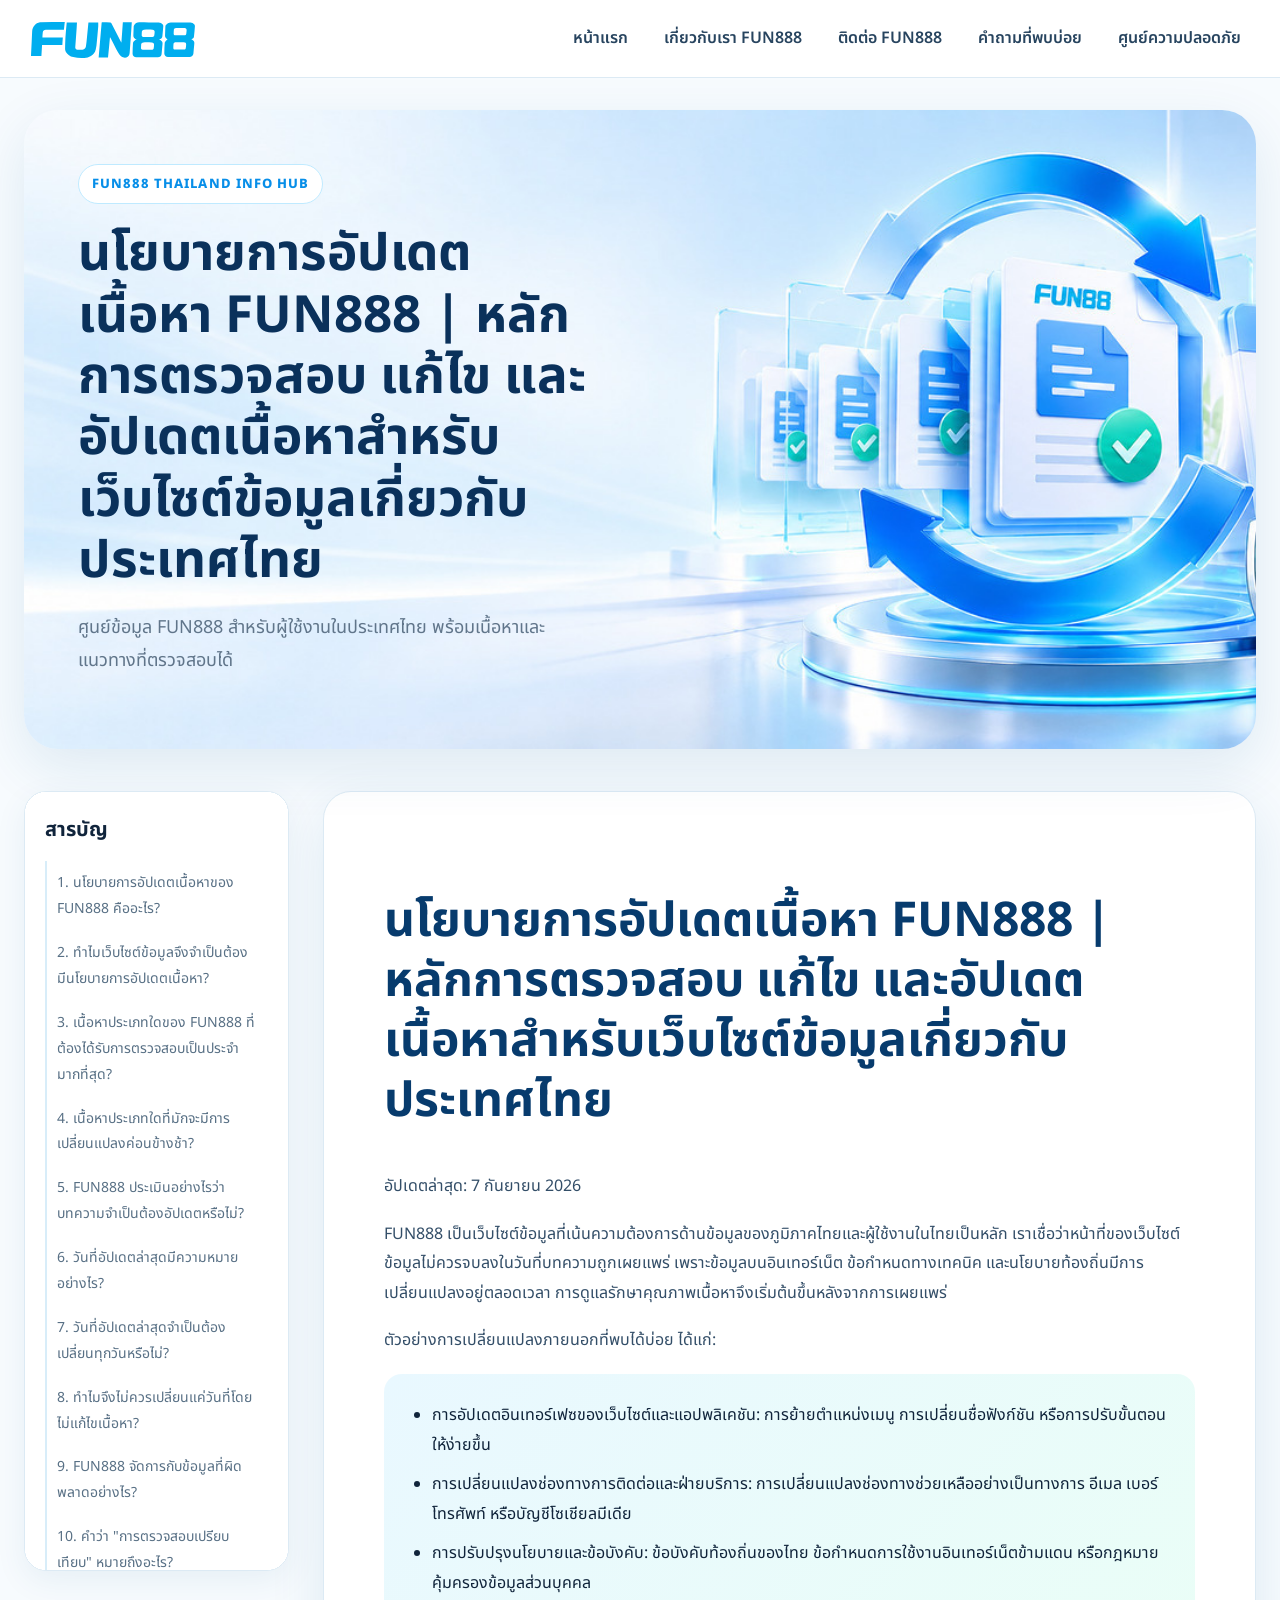
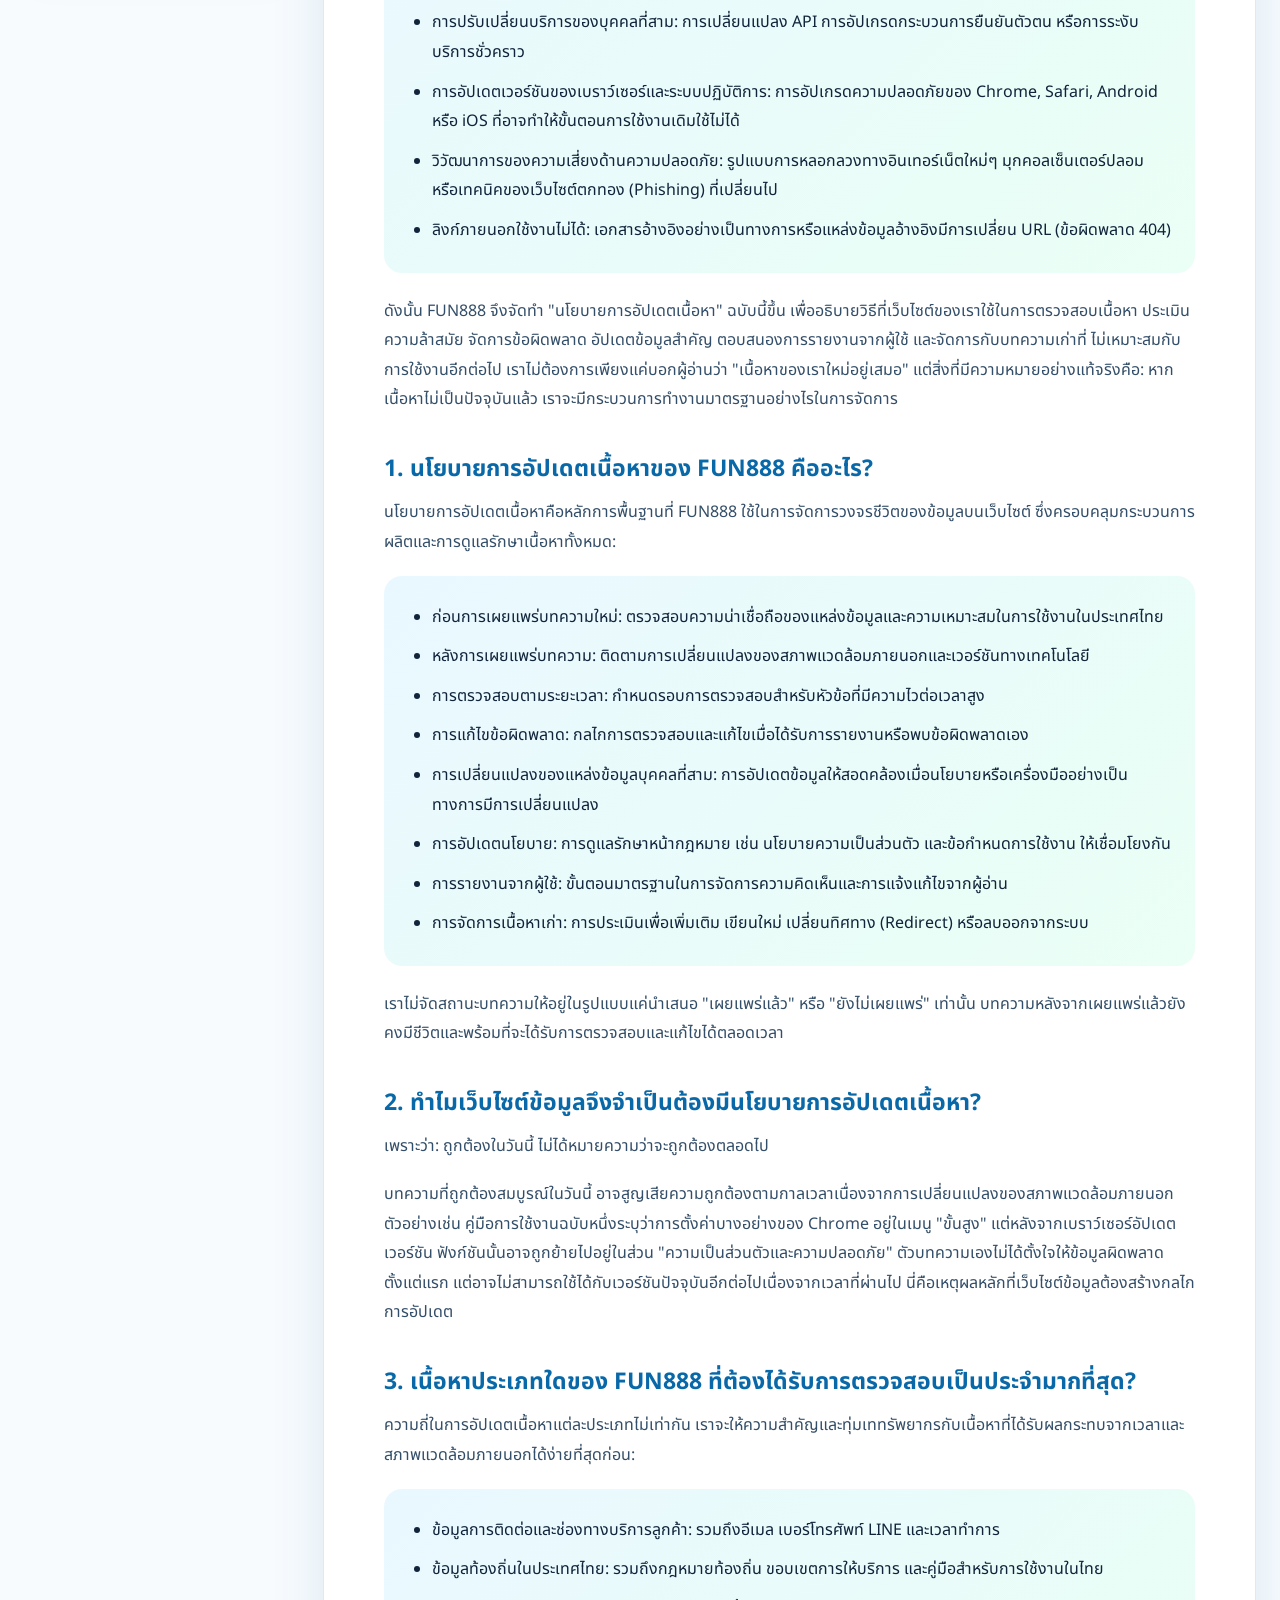
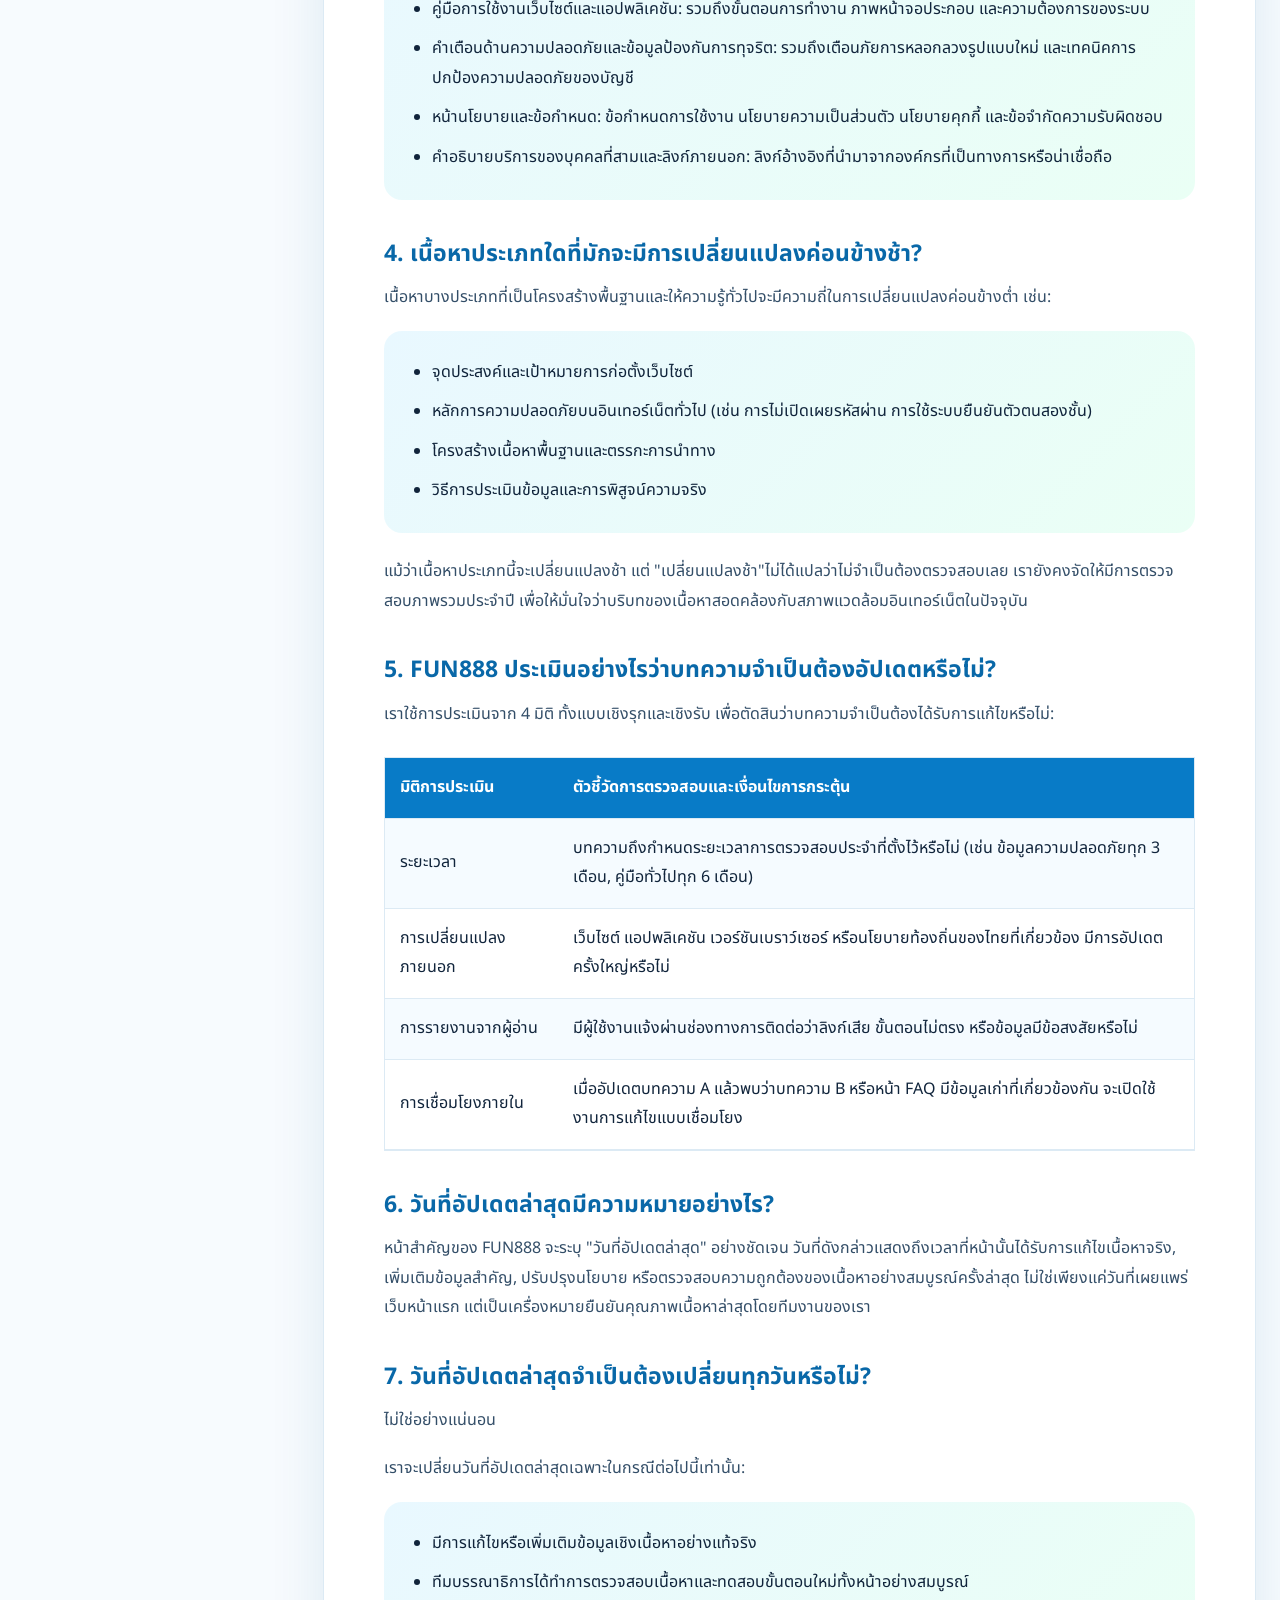
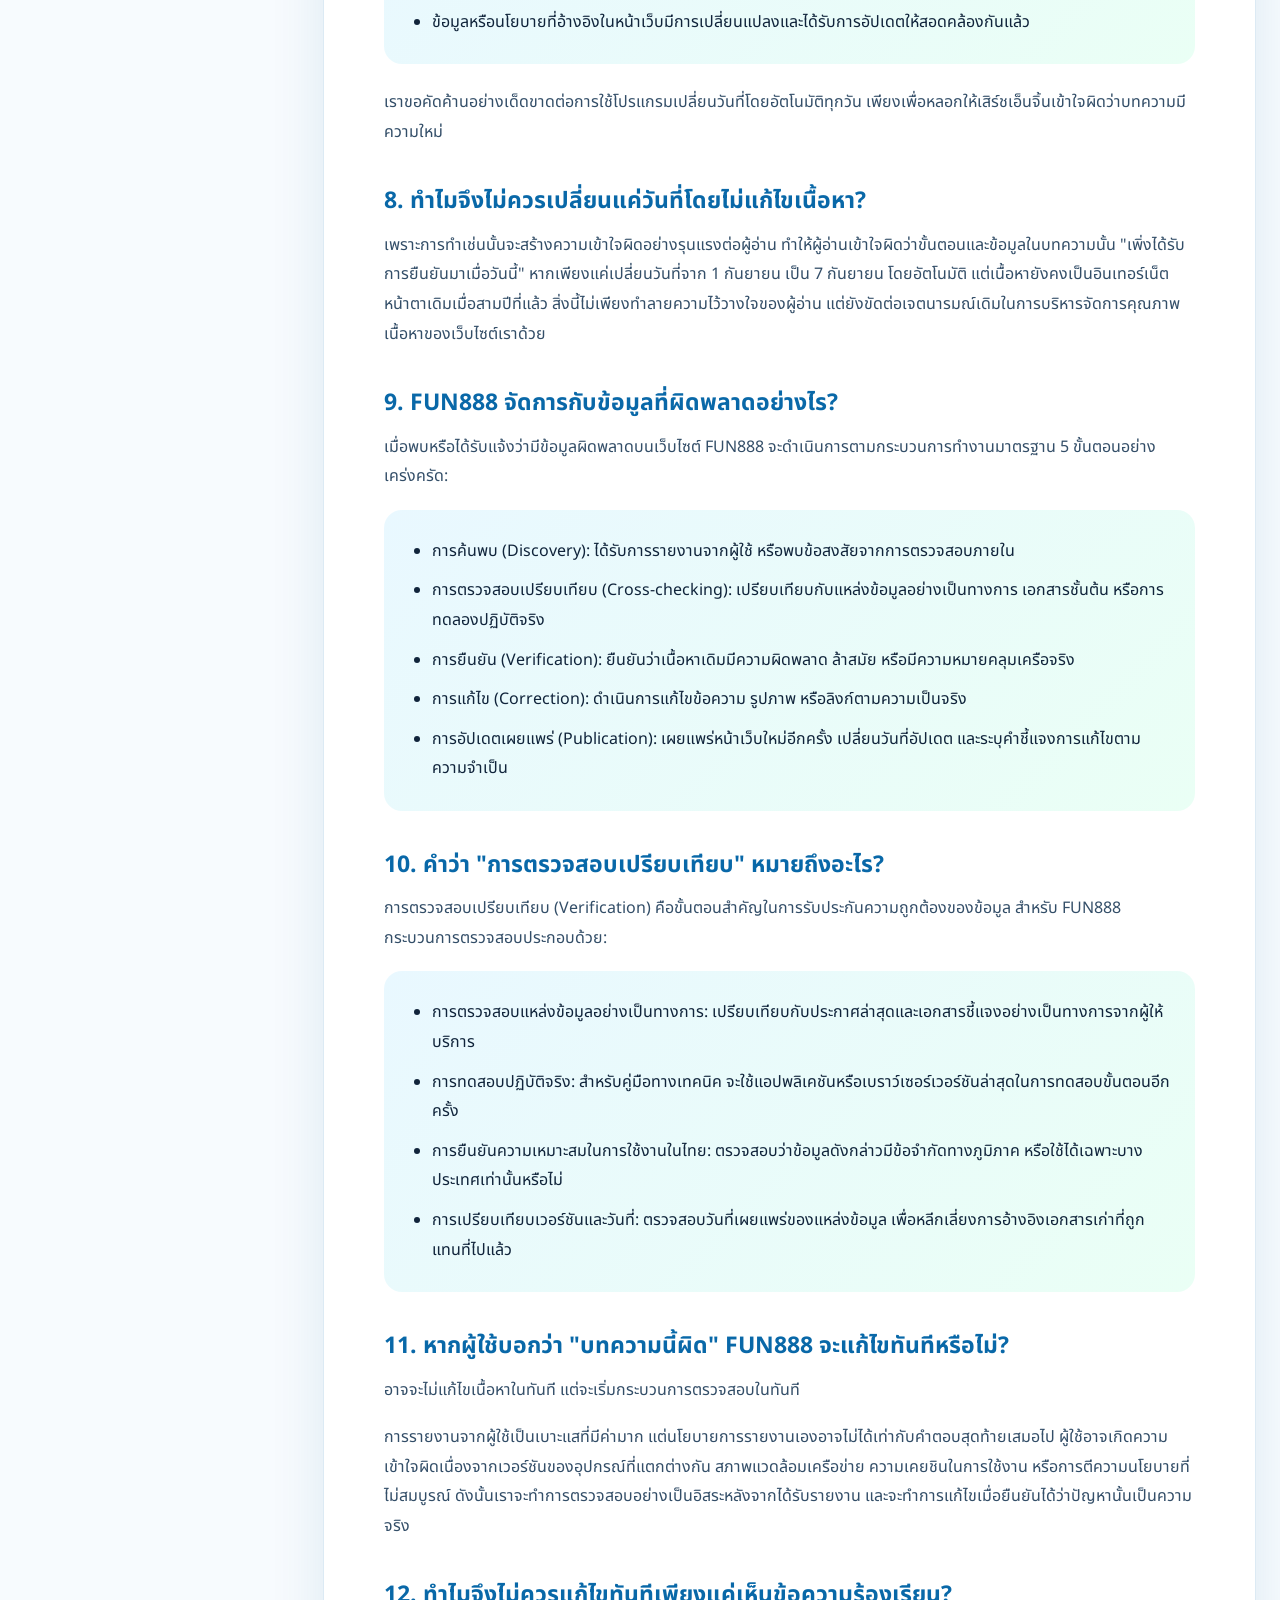
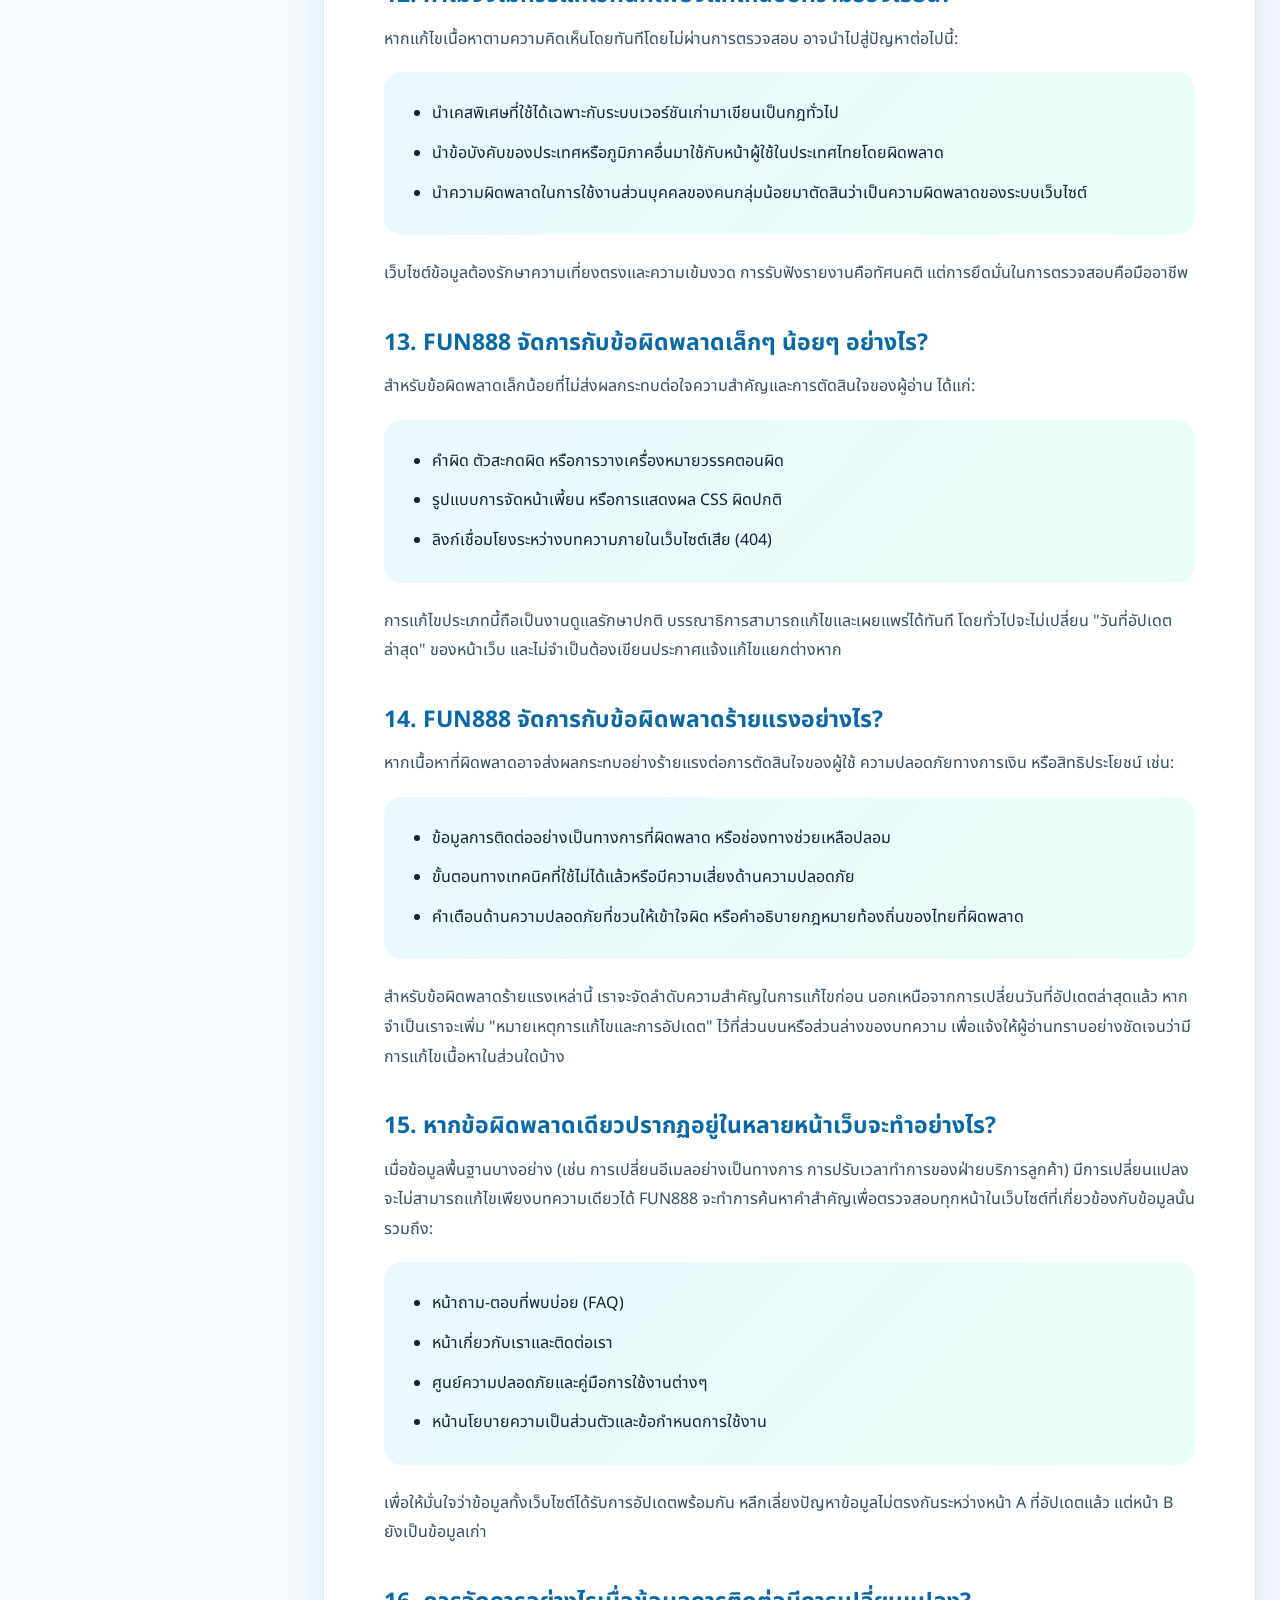
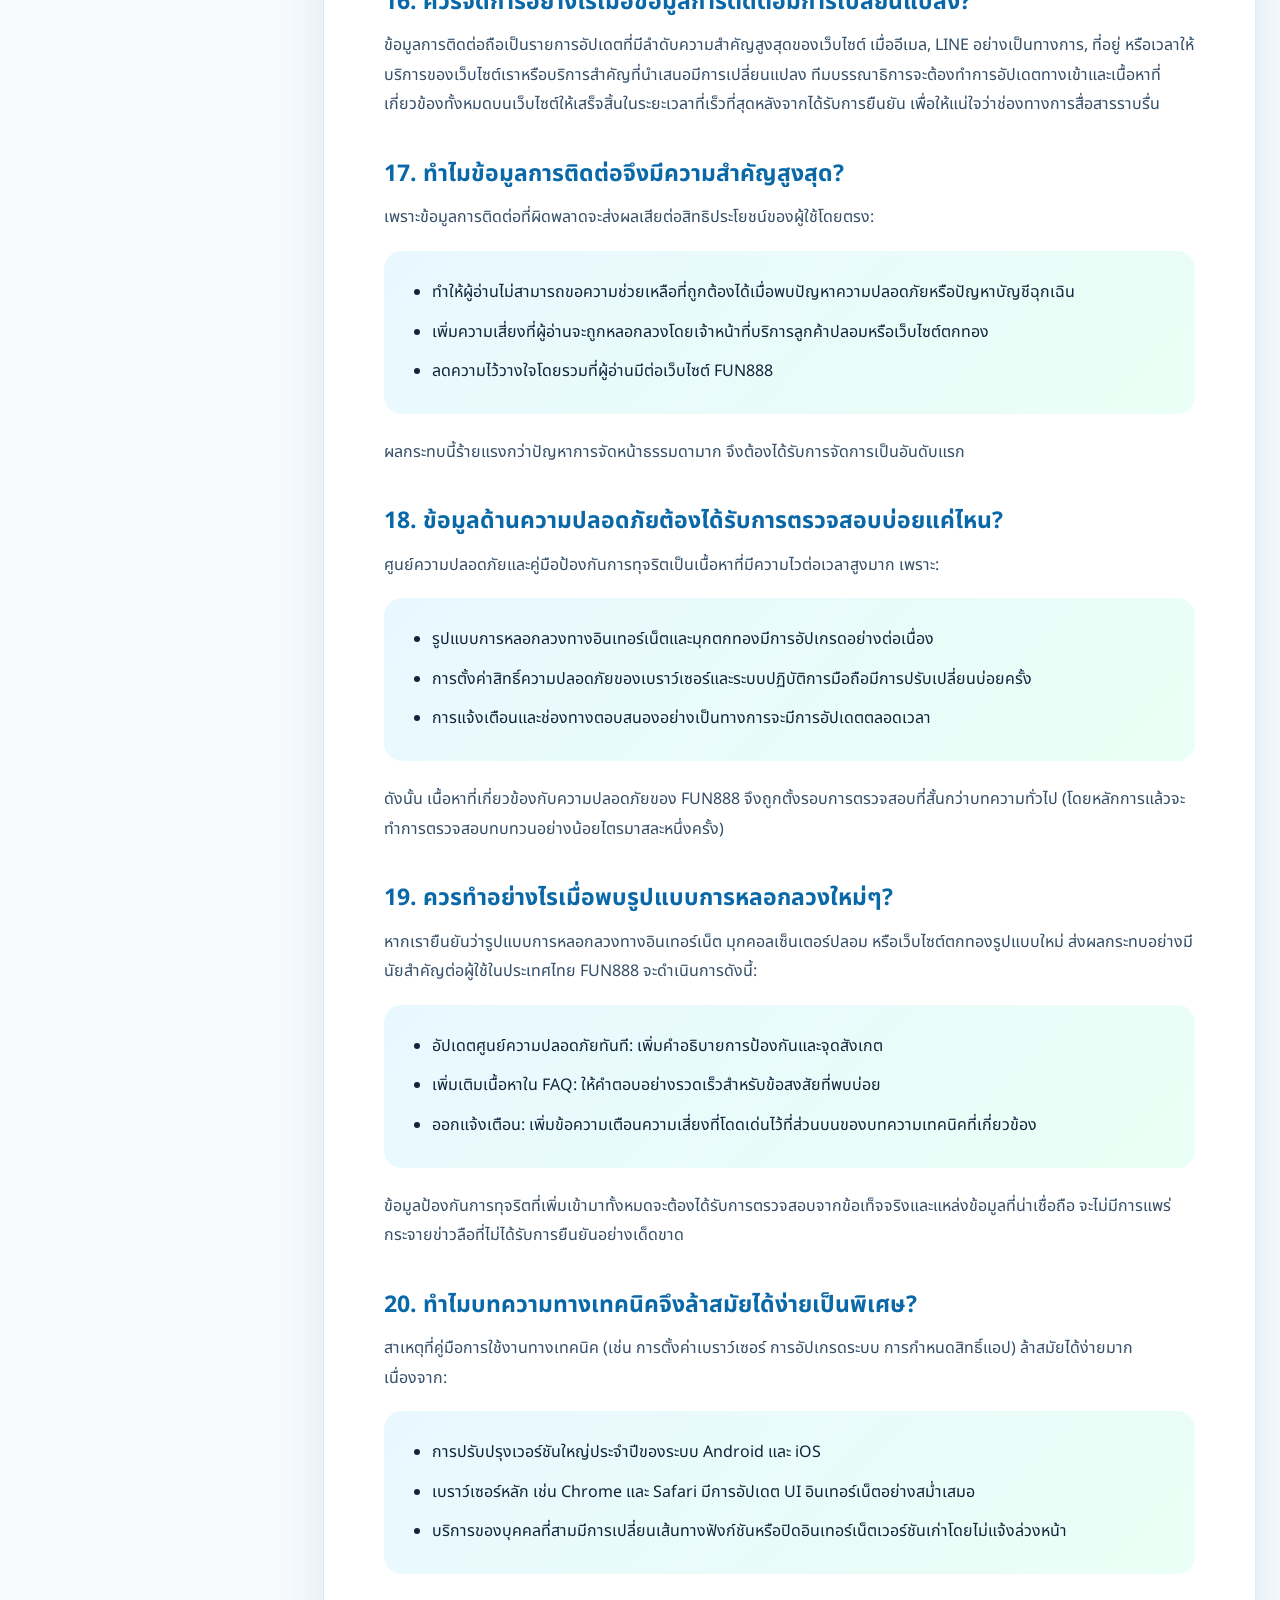
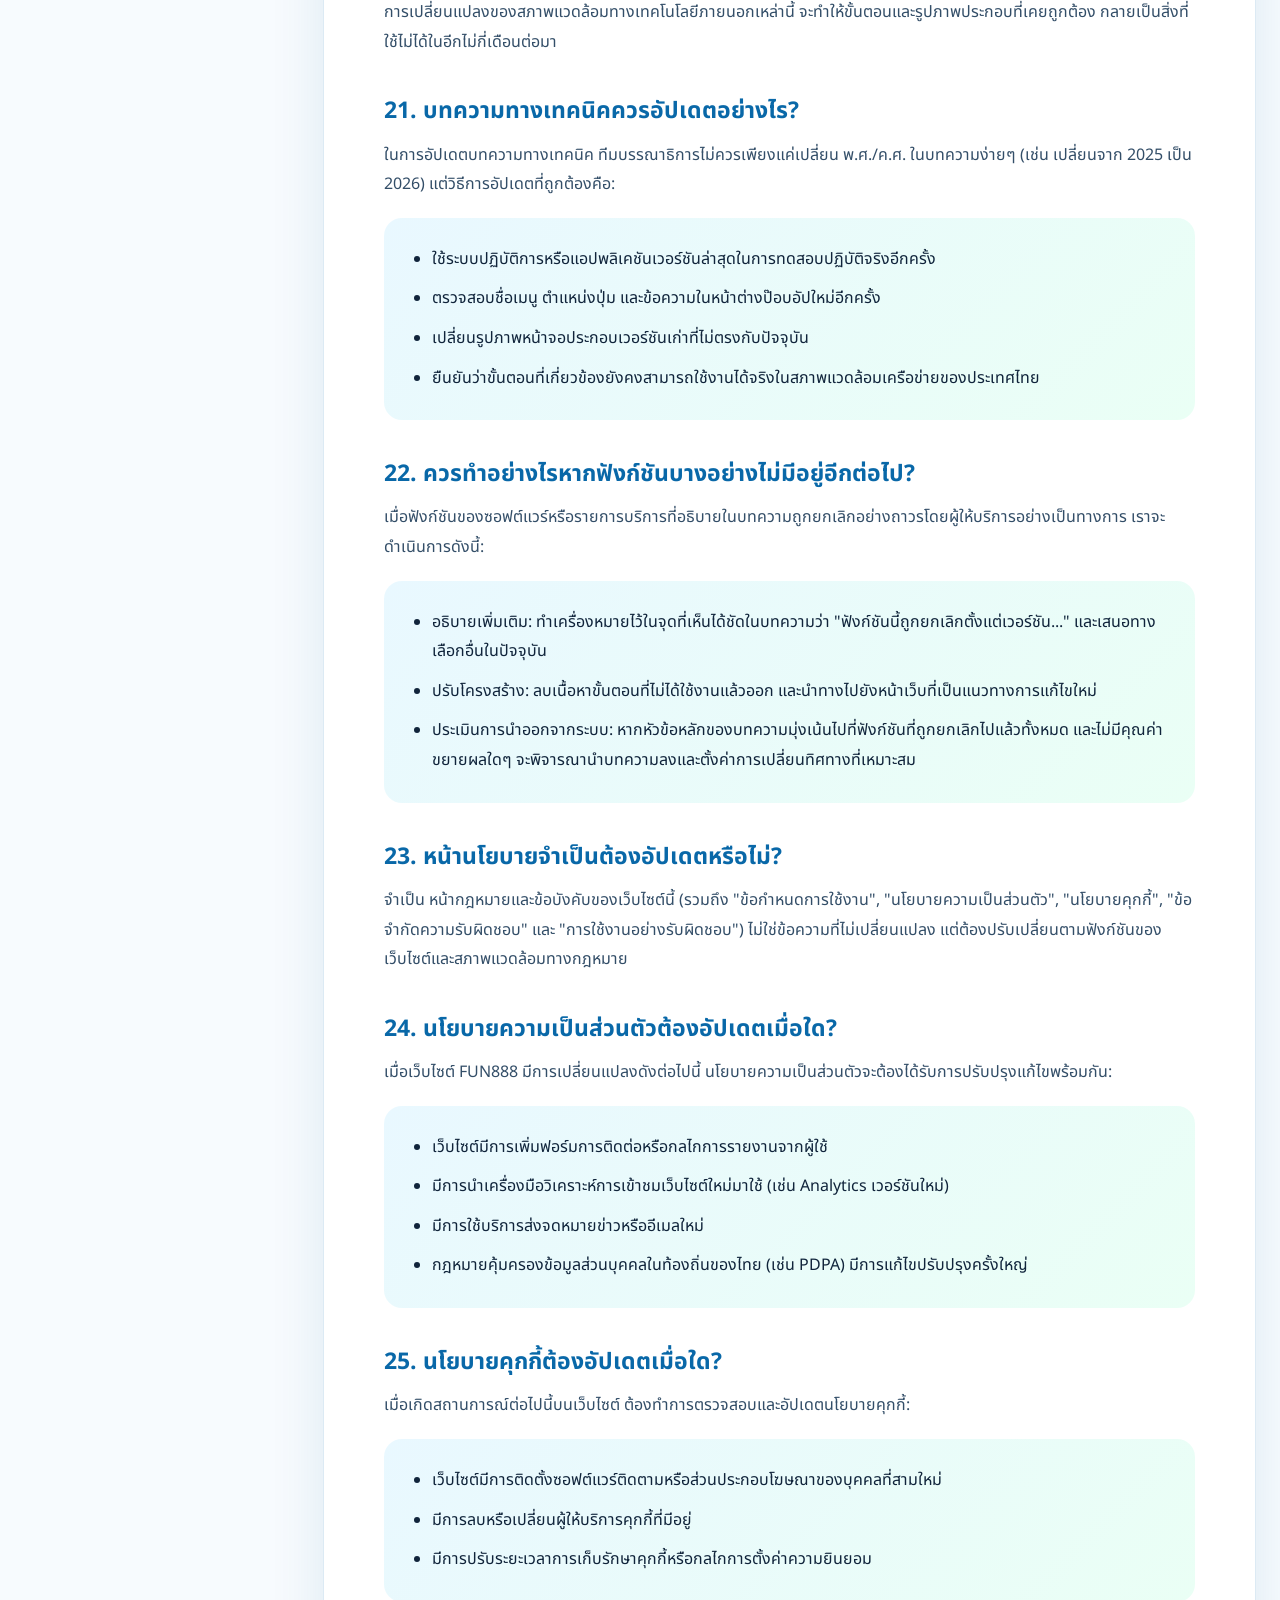
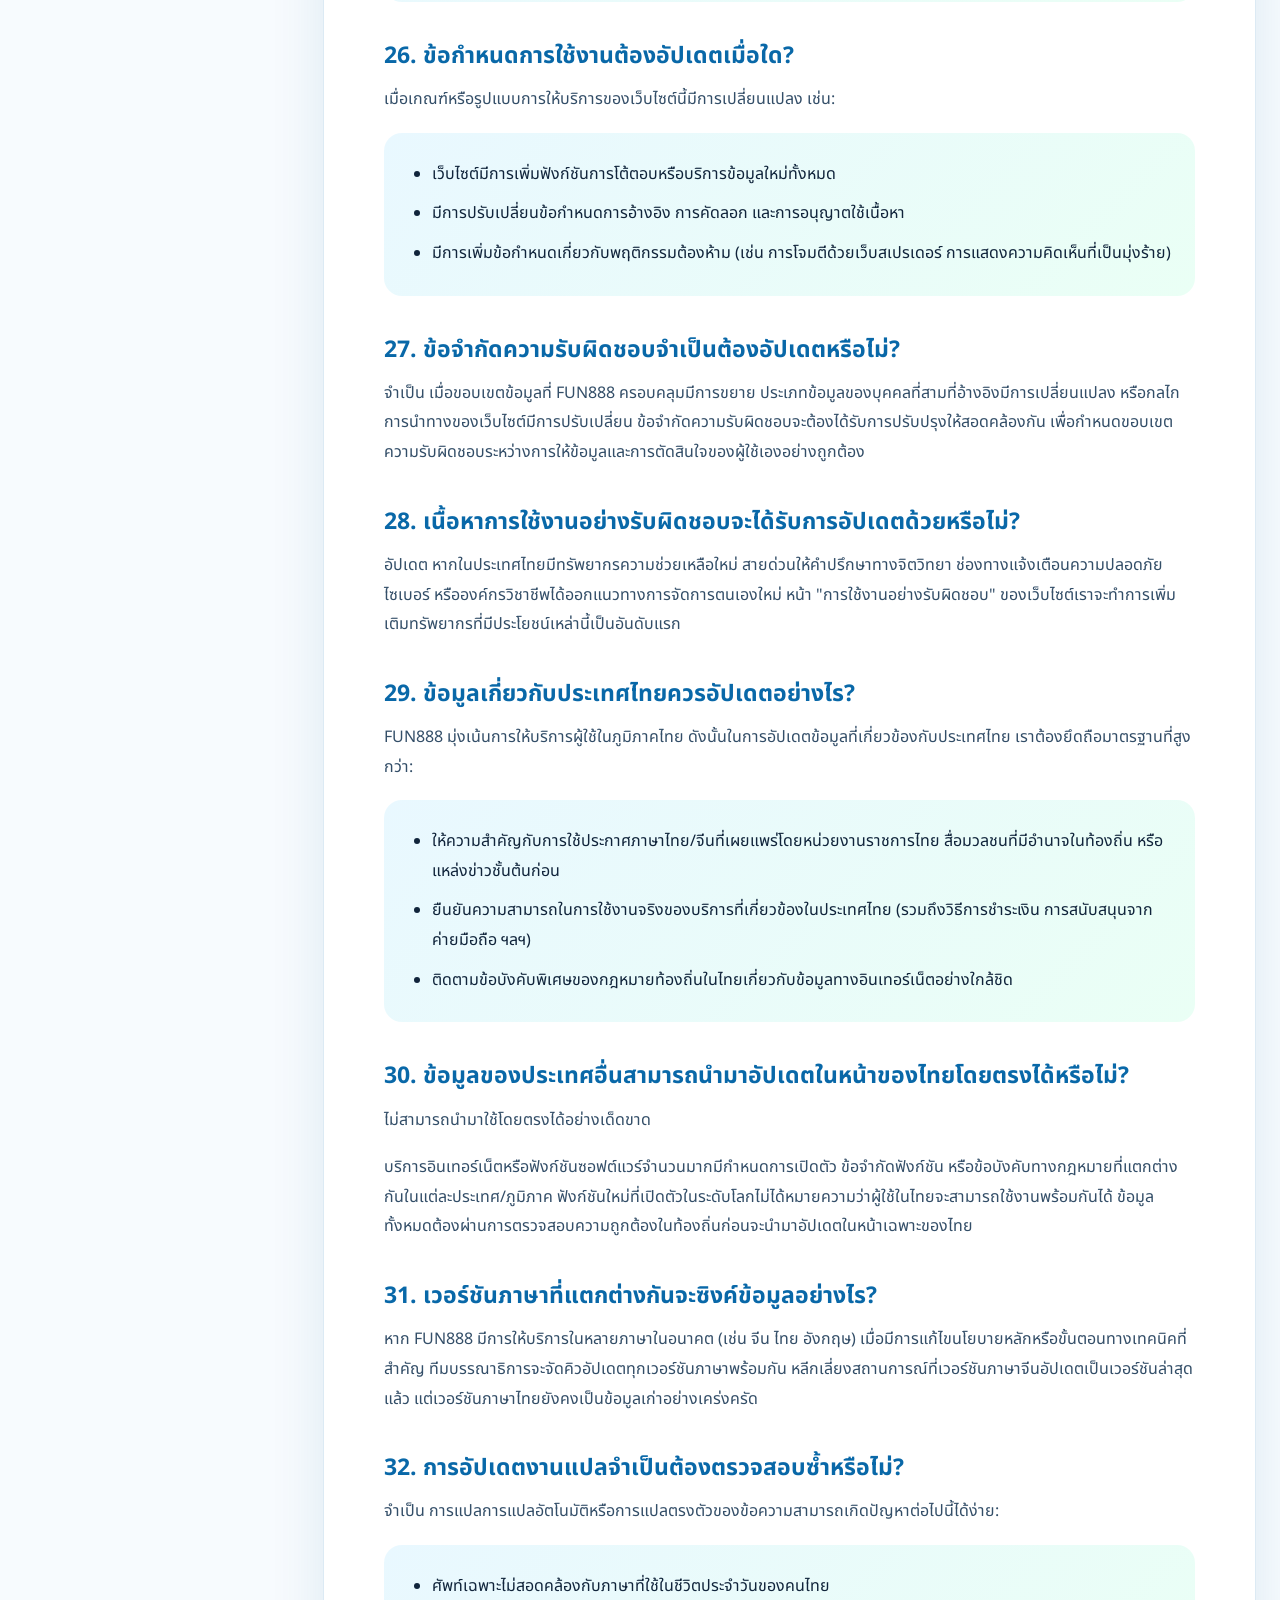
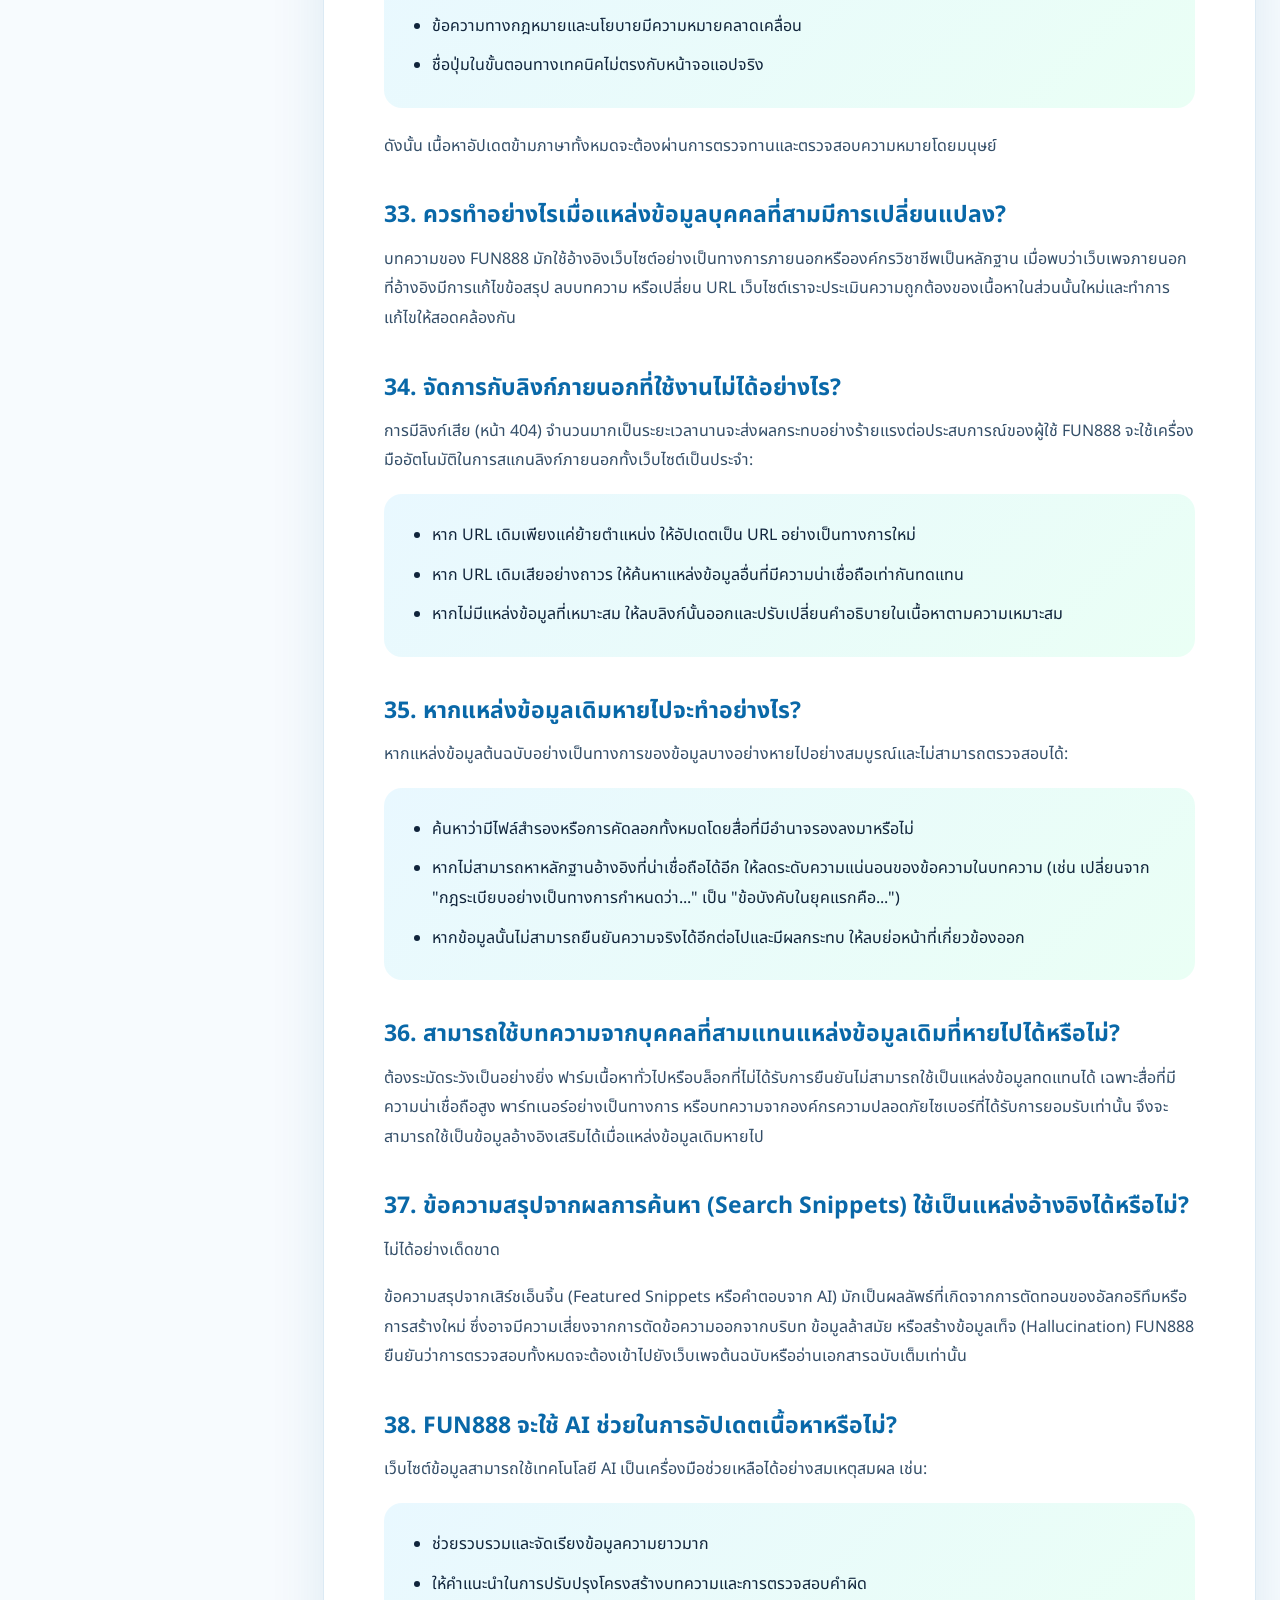
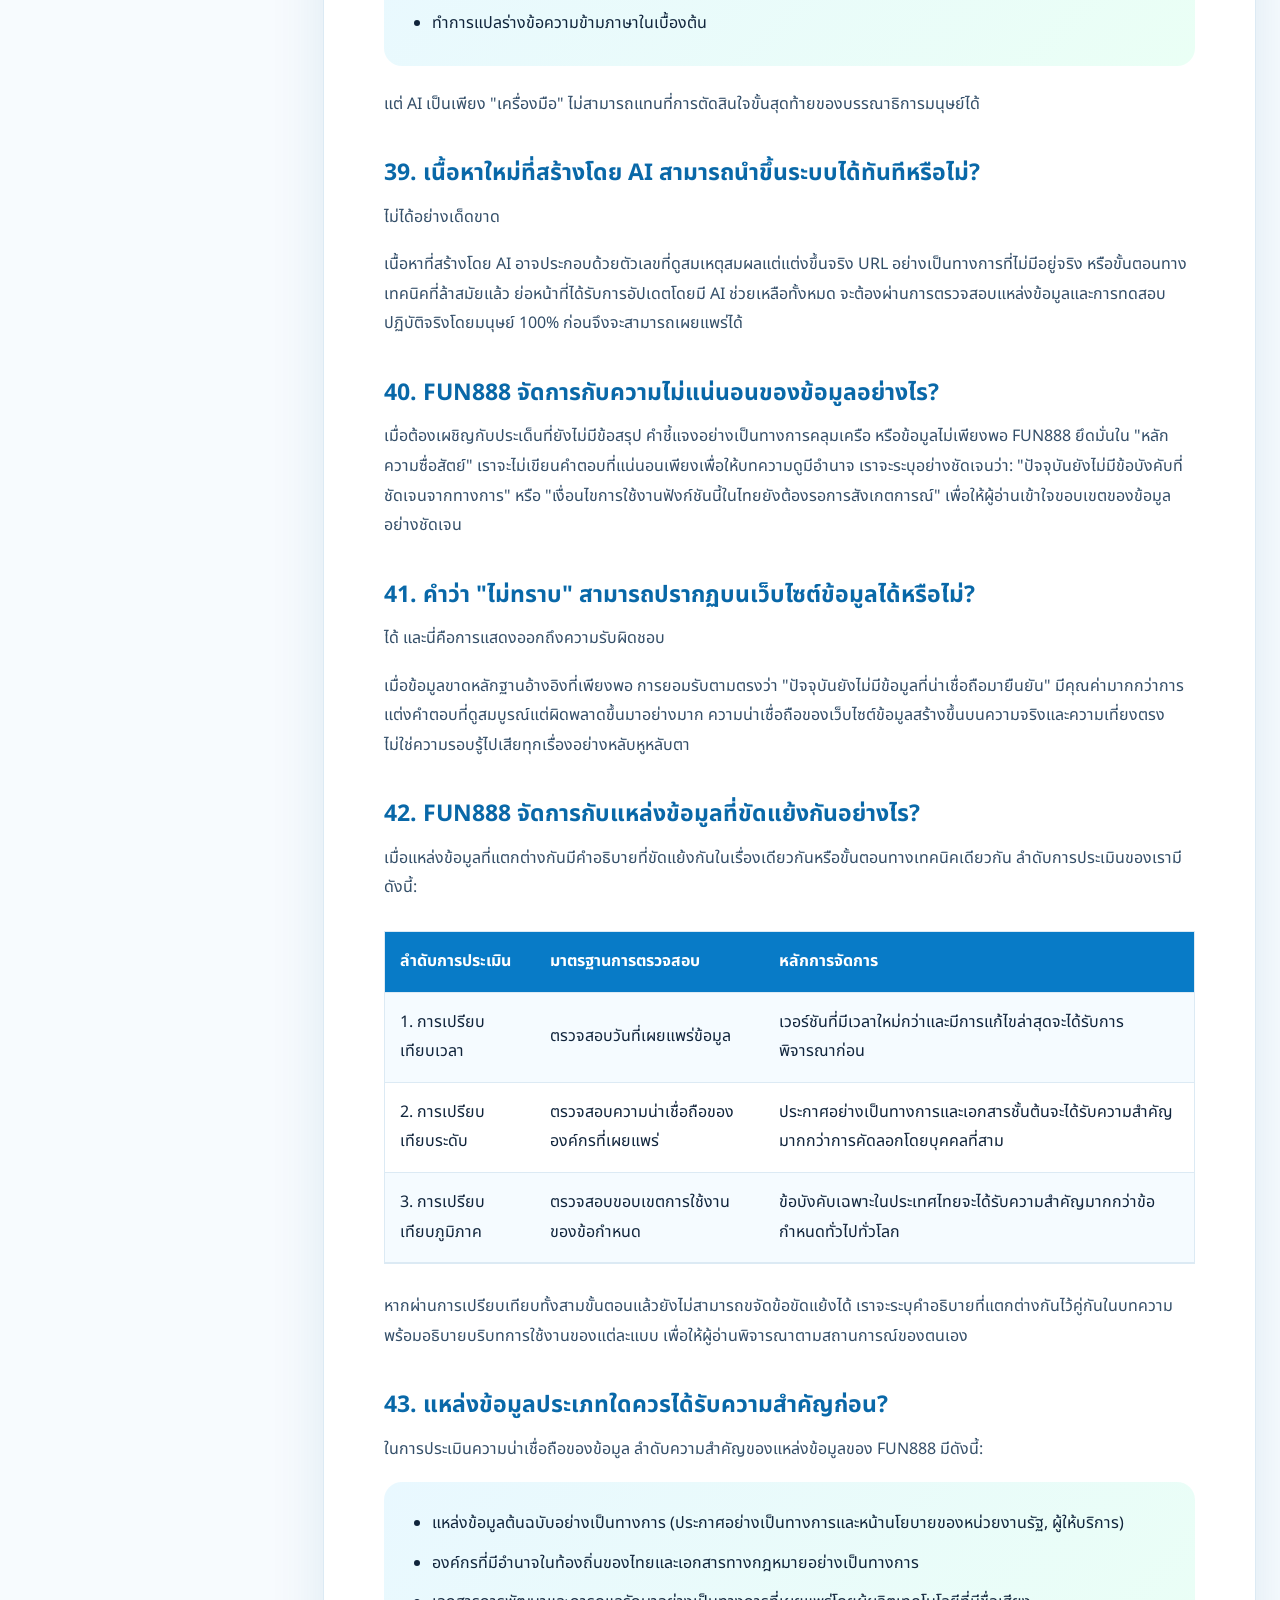
<file: update/index.html>
<!doctype html>
<html lang="th">

<head>
    <meta charset="utf-8">
    <meta name="viewport" content="width=device-width,initial-scale=1">
    <title>นโยบายการอัปเดตเนื้อหา FUN888 | หลักการตรวจสอบ แก้ไข และอัปเดตเนื้อหาสำหรับเว็บไซต์ข้อมูลเกี่ยวกับประเทศไทย
    </title>
    <meta name="description" content="ศูนย์ข้อมูล FUN888 สำหรับผู้ใช้งานในประเทศไทย พร้อมเนื้อหาและแนวทางที่ตรวจสอบได้">
    <link rel="canonical" href="https://fun888thcom.github.io/update/">
    <meta property="og:type" content="website">
    <meta property="og:locale" content="th_TH">
    <meta property="og:title"
        content="นโยบายการอัปเดตเนื้อหา FUN888 | หลักการตรวจสอบ แก้ไข และอัปเดตเนื้อหาสำหรับเว็บไซต์ข้อมูลเกี่ยวกับประเทศไทย">
    <meta property="og:description"
        content="ศูนย์ข้อมูล FUN888 สำหรับผู้ใช้งานในประเทศไทย พร้อมเนื้อหาและแนวทางที่ตรวจสอบได้">
    <meta property="og:url" content="https://fun888thcom.github.io/update/">
    <meta property="og:image" content="https://fun888thcom.github.io/update/assets/images/hero-11.jpg">
    <meta name="robots" content="index,follow">
    <link rel="icon" href="../assets/images/favicon.svg">
    <link rel="stylesheet" href="../assets/css/style.css">
    <script
        type="application/ld+json">{"@context":"https://schema.org","@type":"WebPage","name":"นโยบายการอัปเดตเนื้อหา FUN888 | หลักการตรวจสอบ แก้ไข และอัปเดตเนื้อหาสำหรับเว็บไซต์ข้อมูลเกี่ยวกับประเทศไทย","description":"ศูนย์ข้อมูล FUN888 สำหรับผู้ใช้งานในประเทศไทย พร้อมเนื้อหาและแนวทางที่ตรวจสอบได้","url":"https://fun888thcom.github.io/update/","inLanguage":"th"}</script>
</head>

<body>
    <header>
        <div class="topbar"><a class="brand" href="../"><img src="../assets/images/logo.svg" alt="FUN888"></a><button
                class="menu" aria-label="เปิดเมนู" aria-expanded="false">☰</button>
            <nav><a href="../">หน้าแรก</a><a href="../about-us/">เกี่ยวกับเรา FUN888</a><a href="../contact-us/">ติดต่อ
                    FUN888</a><a href="../faq/">คำถามที่พบบ่อย</a><a href="../safety-center/">ศูนย์ความปลอดภัย</a></nav>
        </div>
    </header>
    <main>
        <section class="hero"  style="background-image:url(../assets/images/hero-11.jpg)">
            <div class="hero-copy"><span class="eyebrow">FUN888 THAILAND INFO HUB</span>
                <h1>นโยบายการอัปเดตเนื้อหา FUN888 | หลักการตรวจสอบ แก้ไข
                    และอัปเดตเนื้อหาสำหรับเว็บไซต์ข้อมูลเกี่ยวกับประเทศไทย</h1>
                <p>ศูนย์ข้อมูล FUN888 สำหรับผู้ใช้งานในประเทศไทย พร้อมเนื้อหาและแนวทางที่ตรวจสอบได้</p>
            </div> 
        </section>
        <div class="layout">
            <aside><strong>สารบัญ</strong>
                <div class="toc"><a href="#section-1">1. นโยบายการอัปเดตเนื้อหาของ FUN888 คืออะไร?</a><a
                        href="#section-2">2. ทำไมเว็บไซต์ข้อมูลจึงจำเป็นต้องมีนโยบายการอัปเดตเนื้อหา?</a><a
                        href="#section-3">3. เนื้อหาประเภทใดของ FUN888 ที่ต้องได้รับการตรวจสอบเป็นประจำมากที่สุด?</a><a
                        href="#section-4">4. เนื้อหาประเภทใดที่มักจะมีการเปลี่ยนแปลงค่อนข้างช้า?</a><a
                        href="#section-5">5. FUN888 ประเมินอย่างไรว่าบทความจำเป็นต้องอัปเดตหรือไม่?</a><a
                        href="#section-6">6. วันที่อัปเดตล่าสุดมีความหมายอย่างไร?</a><a href="#section-7">7.
                        วันที่อัปเดตล่าสุดจำเป็นต้องเปลี่ยนทุกวันหรือไม่?</a><a href="#section-8">8.
                        ทำไมจึงไม่ควรเปลี่ยนแค่วันที่โดยไม่แก้ไขเนื้อหา?</a><a href="#section-9">9. FUN888
                        จัดการกับข้อมูลที่ผิดพลาดอย่างไร?</a><a href="#section-10">10. คำว่า
                        &quot;การตรวจสอบเปรียบเทียบ&quot; หมายถึงอะไร?</a><a href="#section-11">11. หากผู้ใช้บอกว่า
                        &quot;บทความนี้ผิด&quot; FUN888 จะแก้ไขทันทีหรือไม่?</a><a href="#section-12">12.
                        ทำไมจึงไม่ควรแก้ไขทันทีเพียงแค่เห็นข้อความร้องเรียน?</a><a href="#section-13">13. FUN888
                        จัดการกับข้อผิดพลาดเล็กๆ น้อยๆ อย่างไร?</a><a href="#section-14">14. FUN888
                        จัดการกับข้อผิดพลาดร้ายแรงอย่างไร?</a><a href="#section-15">15.
                        หากข้อผิดพลาดเดียวปรากฏอยู่ในหลายหน้าเว็บจะทำอย่างไร?</a><a href="#section-16">16.
                        ควรจัดการอย่างไรเมื่อข้อมูลการติดต่อมีการเปลี่ยนแปลง?</a><a href="#section-17">17.
                        ทำไมข้อมูลการติดต่อจึงมีความสำคัญสูงสุด?</a><a href="#section-18">18.
                        ข้อมูลด้านความปลอดภัยต้องได้รับการตรวจสอบบ่อยแค่ไหน?</a><a href="#section-19">19.
                        ควรทำอย่างไรเมื่อพบรูปแบบการหลอกลวงใหม่ๆ?</a><a href="#section-20">20.
                        ทำไมบทความทางเทคนิคจึงล้าสมัยได้ง่ายเป็นพิเศษ?</a><a href="#section-21">21.
                        บทความทางเทคนิคควรอัปเดตอย่างไร?</a><a href="#section-22">22.
                        ควรทำอย่างไรหากฟังก์ชันบางอย่างไม่มีอยู่อีกต่อไป?</a><a href="#section-23">23.
                        หน้านโยบายจำเป็นต้องอัปเดตหรือไม่?</a><a href="#section-24">24.
                        นโยบายความเป็นส่วนตัวต้องอัปเดตเมื่อใด?</a><a href="#section-25">25.
                        นโยบายคุกกี้ต้องอัปเดตเมื่อใด?</a><a href="#section-26">26.
                        ข้อกำหนดการใช้งานต้องอัปเดตเมื่อใด?</a><a href="#section-27">27.
                        ข้อจำกัดความรับผิดชอบจำเป็นต้องอัปเดตหรือไม่?</a><a href="#section-28">28.
                        เนื้อหาการใช้งานอย่างรับผิดชอบจะได้รับการอัปเดตด้วยหรือไม่?</a><a href="#section-29">29.
                        ข้อมูลเกี่ยวกับประเทศไทยควรอัปเดตอย่างไร?</a><a href="#section-30">30.
                        ข้อมูลของประเทศอื่นสามารถนำมาอัปเดตในหน้าของไทยโดยตรงได้หรือไม่?</a><a href="#section-31">31.
                        เวอร์ชันภาษาที่แตกต่างกันจะซิงค์ข้อมูลอย่างไร?</a><a href="#section-32">32.
                        การอัปเดตงานแปลจำเป็นต้องตรวจสอบซ้ำหรือไม่?</a><a href="#section-33">33.
                        ควรทำอย่างไรเมื่อแหล่งข้อมูลบุคคลที่สามมีการเปลี่ยนแปลง?</a><a href="#section-34">34.
                        จัดการกับลิงก์ภายนอกที่ใช้งานไม่ได้อย่างไร?</a><a href="#section-35">35.
                        หากแหล่งข้อมูลเดิมหายไปจะทำอย่างไร?</a><a href="#section-36">36.
                        สามารถใช้บทความจากบุคคลที่สามแทนแหล่งข้อมูลเดิมที่หายไปได้หรือไม่?</a><a href="#section-37">37.
                        ข้อความสรุปจากผลการค้นหา (Search Snippets) ใช้เป็นแหล่งอ้างอิงได้หรือไม่?</a><a
                        href="#section-38">38. FUN888 จะใช้ AI ช่วยในการอัปเดตเนื้อหาหรือไม่?</a><a
                        href="#section-39">39. เนื้อหาใหม่ที่สร้างโดย AI สามารถนำขึ้นระบบได้ทันทีหรือไม่?</a><a
                        href="#section-40">40. FUN888 จัดการกับความไม่แน่นอนของข้อมูลอย่างไร?</a><a
                        href="#section-41">41. คำว่า &quot;ไม่ทราบ&quot; สามารถปรากฏบนเว็บไซต์ข้อมูลได้หรือไม่?</a><a
                        href="#section-42">42. FUN888 จัดการกับแหล่งข้อมูลที่ขัดแย้งกันอย่างไร?</a><a
                        href="#section-43">43. แหล่งข้อมูลประเภทใดควรได้รับความสำคัญก่อน?</a><a href="#section-44">44.
                        โซเชียลมีเดียสามารถใช้เป็นแหล่งข้อมูลได้หรือไม่?</a><a href="#section-45">45.
                        สามารถนำประสบการณ์ของผู้ใช้มาเขียนในบทความได้หรือไม่?</a><a href="#section-46">46. FUN888
                        หลีกเลี่ยงเนื้อหาซ้ำซ้อนอย่างไร?</a><a href="#section-47">47.
                        บทความเก่าจำเป็นต้องเก็บไว้เสมอหรือไม่?</a><a href="#section-48">48.
                        จะเลือกระหว่างการลบบทความและการอัปเดตบทความอย่างไร?</a><a href="#section-49">49.
                        ควรระวังอะไรบ้างหลังจากอัปเดต URL ของบทความ?</a><a href="#section-50">50.
                        การอัปเดตเนื้อหาจะส่งผลกระทบต่อ SEO หรือไม่?</a><a href="#section-51">51.
                        อันดับคำสำคัญที่ลดลงแปลว่าเนื้อหาผิดพลาดใช่หรือไม่?</a><a href="#section-52">52. FUN888
                        จัดการกับการเปลี่ยนแปลงเจตนาในการค้นหาอย่างไร?</a><a href="#section-53">53.
                        การอัปเดตเนื้อหาจะทำการตรวจสอบลิงก์ภายในซ้ำหรือไม่?</a><a href="#section-54">54.
                        ผู้ใช้จะรายงานเนื้อหาที่ล้าสมัยได้อย่างไร?</a><a href="#section-55">55.
                        การใหม่อะไรจะมีประโยชน์มากที่สุดเมื่อทำการรายงาน?</a><a href="#section-56">56.
                        การรายงานแบบไม่เปิดเผยตัวตนสามารถทำได้หรือไม่?</a><a href="#section-57">57. FUN888
                        จะเปิดเผยชื่อของผู้ใช้หรือไม่?</a><a href="#section-58">58.
                        ผู้ใช้จะได้รับแจ้งผลการแก้ไขแน่นอนหลังจากรายงานหรือไม่?</a><a href="#section-59">59.
                        นโยบายการอัปเดตเนื้อหาและข้อจำกัดความรับผิดชอบแตกต่างกันอย่างไร?</a><a href="#section-60">60.
                        นโยบายการอัปเดตเนื้อหาและหน้าเกี่ยวกับเราแตกต่างกันอย่างไร?</a><a href="#section-61">61.
                        นโยบายการอัปเดตเนื้อหาและข้อกำหนดการใช้งานแตกต่างกันอย่างไร?</a><a href="#section-62">62.
                        คำถามที่พบบ่อยเกี่ยวกับการอัปเดตเนื้อหา FUN888 (FAQ)</a><a href="#section-63">63.
                        ควรทำอย่างไรหากมีข้อสงสัยเกี่ยวกับนโยบายการอัปเดตเนื้อหา?</a></div>
            </aside>
            <article>
                <h1 id="section-1">นโยบายการอัปเดตเนื้อหา FUN888 | หลักการตรวจสอบ แก้ไข
                    และอัปเดตเนื้อหาสำหรับเว็บไซต์ข้อมูลเกี่ยวกับประเทศไทย</h1>
                <p>อัปเดตล่าสุด: 7 กันยายน 2026</p>
                <p>FUN888 เป็นเว็บไซต์ข้อมูลที่เน้นความต้องการด้านข้อมูลของภูมิภาคไทยและผู้ใช้งานในไทยเป็นหลัก
                    เราเชื่อว่าหน้าที่ของเว็บไซต์ข้อมูลไม่ควรจบลงในวันที่บทความถูกเผยแพร่ เพราะข้อมูลบนอินเทอร์เน็ต
                    ข้อกำหนดทางเทคนิค และนโยบายท้องถิ่นมีการเปลี่ยนแปลงอยู่ตลอดเวลา
                    การดูแลรักษาคุณภาพเนื้อหาจึงเริ่มต้นขึ้นหลังจากการเผยแพร่</p>
                <p>ตัวอย่างการเปลี่ยนแปลงภายนอกที่พบได้บ่อย ได้แก่:</p>
                <ul>
                    <li>การอัปเดตอินเทอร์เฟซของเว็บไซต์และแอปพลิเคชัน: การย้ายตำแหน่งเมนู การเปลี่ยนชื่อฟังก์ชัน
                        หรือการปรับขั้นตอนให้ง่ายขึ้น</li>
                    <li>การเปลี่ยนแปลงช่องทางการติดต่อและฝ่ายบริการ: การเปลี่ยนแปลงช่องทางช่วยเหลืออย่างเป็นทางการ อีเมล
                        เบอร์โทรศัพท์ หรือบัญชีโซเชียลมีเดีย</li>
                    <li>การปรับปรุงนโยบายและข้อบังคับ: ข้อบังคับท้องถิ่นของไทย ข้อกำหนดการใช้งานอินเทอร์เน็ตข้ามแดน
                        หรือกฎหมายคุ้มครองข้อมูลส่วนบุคคล</li>
                    <li>การปรับเปลี่ยนบริการของบุคคลที่สาม: การเปลี่ยนแปลง API การอัปเกรดกระบวนการยืนยันตัวตน
                        หรือการระงับบริการชั่วคราว</li>
                    <li>การอัปเดตเวอร์ชันของเบราว์เซอร์และระบบปฏิบัติการ: การอัปเกรดความปลอดภัยของ Chrome, Safari,
                        Android หรือ iOS ที่อาจทำให้ขั้นตอนการใช้งานเดิมใช้ไม่ได้</li>
                    <li>วิวัฒนาการของความเสี่ยงด้านความปลอดภัย: รูปแบบการหลอกลวงทางอินเทอร์เน็ตใหม่ๆ มุกคอลเซ็นเตอร์ปลอม
                        หรือเทคนิคของเว็บไซต์ตกทอง (Phishing) ที่เปลี่ยนไป</li>
                    <li>ลิงก์ภายนอกใช้งานไม่ได้: เอกสารอ้างอิงอย่างเป็นทางการหรือแหล่งข้อมูลอ้างอิงมีการเปลี่ยน URL
                        (ข้อผิดพลาด 404)</li>
                </ul>
                <p>ดังนั้น FUN888 จึงจัดทำ &quot;นโยบายการอัปเดตเนื้อหา&quot; ฉบับนี้ขึ้น
                    เพื่ออธิบายวิธีที่เว็บไซต์ของเราใช้ในการตรวจสอบเนื้อหา ประเมินความล้าสมัย จัดการข้อผิดพลาด
                    อัปเดตข้อมูลสำคัญ ตอบสนองการรายงานจากผู้ใช้ และจัดการกับบทความเก่าที่ ไม่เหมาะสมกับการใช้งานอีกต่อไป
                    เราไม่ต้องการเพียงแค่บอกผู้อ่านว่า &quot;เนื้อหาของเราใหม่อยู่เสมอ&quot;
                    แต่สิ่งที่มีความหมายอย่างแท้จริงคือ: หากเนื้อหาไม่เป็นปัจจุบันแล้ว
                    เราจะมีกระบวนการทำงานมาตรฐานอย่างไรในการจัดการ</p>
                <h3 id="section-1">1. นโยบายการอัปเดตเนื้อหาของ FUN888 คืออะไร?</h3>
                <p>นโยบายการอัปเดตเนื้อหาคือหลักการพื้นฐานที่ FUN888 ใช้ในการจัดการวงจรชีวิตของข้อมูลบนเว็บไซต์
                    ซึ่งครอบคลุมกระบวนการผลิตและการดูแลรักษาเนื้อหาทั้งหมด:</p>
                <ul>
                    <li>ก่อนการเผยแพร่บทความใหม่:
                        ตรวจสอบความน่าเชื่อถือของแหล่งข้อมูลและความเหมาะสมในการใช้งานในประเทศไทย</li>
                    <li>หลังการเผยแพร่บทความ: ติดตามการเปลี่ยนแปลงของสภาพแวดล้อมภายนอกและเวอร์ชันทางเทคโนโลยี</li>
                    <li>การตรวจสอบตามระยะเวลา: กำหนดรอบการตรวจสอบสำหรับหัวข้อที่มีความไวต่อเวลาสูง</li>
                    <li>การแก้ไขข้อผิดพลาด: กลไกการตรวจสอบและแก้ไขเมื่อได้รับการรายงานหรือพบข้อผิดพลาดเอง</li>
                    <li>การเปลี่ยนแปลงของแหล่งข้อมูลบุคคลที่สาม:
                        การอัปเดตข้อมูลให้สอดคล้องเมื่อนโยบายหรือเครื่องมืออย่างเป็นทางการมีการเปลี่ยนแปลง</li>
                    <li>การอัปเดตนโยบาย: การดูแลรักษาหน้ากฎหมาย เช่น นโยบายความเป็นส่วนตัว และข้อกำหนดการใช้งาน
                        ให้เชื่อมโยงกัน</li>
                    <li>การรายงานจากผู้ใช้: ขั้นตอนมาตรฐานในการจัดการความคิดเห็นและการแจ้งแก้ไขจากผู้อ่าน</li>
                    <li>การจัดการเนื้อหาเก่า: การประเมินเพื่อเพิ่มเติม เขียนใหม่ เปลี่ยนทิศทาง (Redirect)
                        หรือลบออกจากระบบ</li>
                </ul>
                <p>เราไม่จัดสถานะบทความให้อยู่ในรูปแบบแค่นำเสนอ &quot;เผยแพร่แล้ว&quot; หรือ &quot;ยังไม่เผยแพร่&quot;
                    เท่านั้น บทความหลังจากเผยแพร่แล้วยังคงมีชีวิตและพร้อมที่จะได้รับการตรวจสอบและแก้ไขได้ตลอดเวลา</p>
                <h3 id="section-2">2. ทำไมเว็บไซต์ข้อมูลจึงจำเป็นต้องมีนโยบายการอัปเดตเนื้อหา?</h3>
                <p>เพราะว่า: ถูกต้องในวันนี้ ไม่ได้หมายความว่าจะถูกต้องตลอดไป</p>
                <p>บทความที่ถูกต้องสมบูรณ์ในวันนี้
                    อาจสูญเสียความถูกต้องตามกาลเวลาเนื่องจากการเปลี่ยนแปลงของสภาพแวดล้อมภายนอก ตัวอย่างเช่น
                    คู่มือการใช้งานฉบับหนึ่งระบุว่าการตั้งค่าบางอย่างของ Chrome อยู่ในเมนู &quot;ขั้นสูง&quot;
                    แต่หลังจากเบราว์เซอร์อัปเดตเวอร์ชัน ฟังก์ชันนั้นอาจถูกย้ายไปอยู่ในส่วน
                    &quot;ความเป็นส่วนตัวและความปลอดภัย&quot; ตัวบทความเองไม่ได้ตั้งใจให้ข้อมูลผิดพลาดตั้งแต่แรก
                    แต่อาจไม่สามารถใช้ได้กับเวอร์ชันปัจจุบันอีกต่อไปเนื่องจากเวลาที่ผ่านไป
                    นี่คือเหตุผลหลักที่เว็บไซต์ข้อมูลต้องสร้างกลไกการอัปเดต</p>
                <h3 id="section-3">3. เนื้อหาประเภทใดของ FUN888 ที่ต้องได้รับการตรวจสอบเป็นประจำมากที่สุด?</h3>
                <p>ความถี่ในการอัปเดตเนื้อหาแต่ละประเภทไม่เท่ากัน
                    เราจะให้ความสำคัญและทุ่มเททรัพยากรกับเนื้อหาที่ได้รับผลกระทบจากเวลาและสภาพแวดล้อมภายนอกได้ง่ายที่สุดก่อน:
                </p>
                <ul>
                    <li>ข้อมูลการติดต่อและช่องทางบริการลูกค้า: รวมถึงอีเมล เบอร์โทรศัพท์ LINE และเวลาทำการ</li>
                    <li>ข้อมูลท้องถิ่นในประเทศไทย: รวมถึงกฎหมายท้องถิ่น ขอบเขตการให้บริการ และคู่มือสำหรับการใช้งานในไทย
                    </li>
                    <li>คู่มือการใช้งานเว็บไซต์และแอปพลิเคชัน: รวมถึงขั้นตอนการทำงาน ภาพหน้าจอประกอบ
                        และความต้องการของระบบ</li>
                    <li>คำเตือนด้านความปลอดภัยและข้อมูลป้องกันการทุจริต: รวมถึงเตือนภัยการหลอกลวงรูปแบบใหม่
                        และเทคนิคการปกป้องความปลอดภัยของบัญชี</li>
                    <li>หน้านโยบายและข้อกำหนด: ข้อกำหนดการใช้งาน นโยบายความเป็นส่วนตัว นโยบายคุกกี้
                        และข้อจำกัดความรับผิดชอบ</li>
                    <li>คำอธิบายบริการของบุคคลที่สามและลิงก์ภายนอก:
                        ลิงก์อ้างอิงที่นำมาจากองค์กรที่เป็นทางการหรือน่าเชื่อถือ</li>
                </ul>
                <h3 id="section-4">4. เนื้อหาประเภทใดที่มักจะมีการเปลี่ยนแปลงค่อนข้างช้า?</h3>
                <p>เนื้อหาบางประเภทที่เป็นโครงสร้างพื้นฐานและให้ความรู้ทั่วไปจะมีความถี่ในการเปลี่ยนแปลงค่อนข้างต่ำ
                    เช่น:</p>
                <ul>
                    <li>จุดประสงค์และเป้าหมายการก่อตั้งเว็บไซต์</li>
                    <li>หลักการความปลอดภัยบนอินเทอร์เน็ตทั่วไป (เช่น การไม่เปิดเผยรหัสผ่าน การใช้ระบบยืนยันตัวตนสองชั้น)
                    </li>
                    <li>โครงสร้างเนื้อหาพื้นฐานและตรรกะการนำทาง</li>
                    <li>วิธีการประเมินข้อมูลและการพิสูจน์ความจริง</li>
                </ul>
                <p>แม้ว่าเนื้อหาประเภทนี้จะเปลี่ยนแปลงช้า แต่
                    &quot;เปลี่ยนแปลงช้า&quot;ไม่ได้แปลว่าไม่จำเป็นต้องตรวจสอบเลย
                    เรายังคงจัดให้มีการตรวจสอบภาพรวมประจำปี
                    เพื่อให้มั่นใจว่าบริบทของเนื้อหาสอดคล้องกับสภาพแวดล้อมอินเทอร์เน็ตในปัจจุบัน</p>
                <h3 id="section-5">5. FUN888 ประเมินอย่างไรว่าบทความจำเป็นต้องอัปเดตหรือไม่?</h3>
                <p>เราใช้การประเมินจาก 4 มิติ ทั้งแบบเชิงรุกและเชิงรับ
                    เพื่อตัดสินว่าบทความจำเป็นต้องได้รับการแก้ไขหรือไม่:</p>
                <div class="table-wrap">
                    <table>
                        <tr>
                            <th>มิติการประเมิน</th>
                            <th>ตัวชี้วัดการตรวจสอบและเงื่อนไขการกระตุ้น</th>
                        </tr>
                        <tr>
                            <td>ระยะเวลา</td>
                            <td>บทความถึงกำหนดระยะเวลาการตรวจสอบประจำที่ตั้งไว้หรือไม่ (เช่น ข้อมูลความปลอดภัยทุก 3
                                เดือน, คู่มือทั่วไปทุก 6 เดือน)</td>
                        </tr>
                        <tr>
                            <td>การเปลี่ยนแปลงภายนอก</td>
                            <td>เว็บไซต์ แอปพลิเคชัน เวอร์ชันเบราว์เซอร์ หรือนโยบายท้องถิ่นของไทยที่เกี่ยวข้อง
                                มีการอัปเดตครั้งใหญ่หรือไม่</td>
                        </tr>
                        <tr>
                            <td>การรายงานจากผู้อ่าน</td>
                            <td>มีผู้ใช้งานแจ้งผ่านช่องทางการติดต่อว่าลิงก์เสีย ขั้นตอนไม่ตรง
                                หรือข้อมูลมีข้อสงสัยหรือไม่</td>
                        </tr>
                        <tr>
                            <td>การเชื่อมโยงภายใน</td>
                            <td>เมื่ออัปเดตบทความ A แล้วพบว่าบทความ B หรือหน้า FAQ มีข้อมูลเก่าที่เกี่ยวข้องกัน
                                จะเปิดใช้งานการแก้ไขแบบเชื่อมโยง</td>
                        </tr>
                    </table>
                </div>
                <h3 id="section-6">6. วันที่อัปเดตล่าสุดมีความหมายอย่างไร?</h3>
                <p>หน้าสำคัญของ FUN888 จะระบุ &quot;วันที่อัปเดตล่าสุด&quot; อย่างชัดเจน
                    วันที่ดังกล่าวแสดงถึงเวลาที่หน้านั้นได้รับการแก้ไขเนื้อหาจริง, เพิ่มเติมข้อมูลสำคัญ, ปรับปรุงนโยบาย
                    หรือตรวจสอบความถูกต้องของเนื้อหาอย่างสมบูรณ์ครั้งล่าสุด ไม่ใช่เพียงแค่วันที่เผยแพร่เว็บหน้าแรก
                    แต่เป็นเครื่องหมายยืนยันคุณภาพเนื้อหาล่าสุดโดยทีมงานของเรา</p>
                <h3 id="section-7">7. วันที่อัปเดตล่าสุดจำเป็นต้องเปลี่ยนทุกวันหรือไม่?</h3>
                <p>ไม่ใช่อย่างแน่นอน</p>
                <p>เราจะเปลี่ยนวันที่อัปเดตล่าสุดเฉพาะในกรณีต่อไปนี้เท่านั้น:</p>
                <ul>
                    <li>มีการแก้ไขหรือเพิ่มเติมข้อมูลเชิงเนื้อหาอย่างแท้จริง</li>
                    <li>ทีมบรรณาธิการได้ทำการตรวจสอบเนื้อหาและทดสอบขั้นตอนใหม่ทั้งหน้าอย่างสมบูรณ์</li>
                    <li>ข้อมูลหรือนโยบายที่อ้างอิงในหน้าเว็บมีการเปลี่ยนแปลงและได้รับการอัปเดตให้สอดคล้องกันแล้ว</li>
                </ul>
                <p>เราขอคัดค้านอย่างเด็ดขาดต่อการใช้โปรแกรมเปลี่ยนวันที่โดยอัตโนมัติทุกวัน
                    เพียงเพื่อหลอกให้เสิร์ชเอ็นจิ้นเข้าใจผิดว่าบทความมีความใหม่</p>
                <h3 id="section-8">8. ทำไมจึงไม่ควรเปลี่ยนแค่วันที่โดยไม่แก้ไขเนื้อหา?</h3>
                <p>เพราะการทำเช่นนั้นจะสร้างความเข้าใจผิดอย่างรุนแรงต่อผู้อ่าน
                    ทำให้ผู้อ่านเข้าใจผิดว่าขั้นตอนและข้อมูลในบทความนั้น &quot;เพิ่งได้รับการยืนยันมาเมื่อวันนี้&quot;
                    หากเพียงแค่เปลี่ยนวันที่จาก 1 กันยายน เป็น 7 กันยายน โดยอัตโนมัติ
                    แต่เนื้อหายังคงเป็นอินเทอร์เน็ตหน้าตาเดิมเมื่อสามปีที่แล้ว
                    สิ่งนี้ไม่เพียงทำลายความไว้วางใจของผู้อ่าน
                    แต่ยังขัดต่อเจตนารมณ์เดิมในการบริหารจัดการคุณภาพเนื้อหาของเว็บไซต์เราด้วย</p>
                <h3 id="section-9">9. FUN888 จัดการกับข้อมูลที่ผิดพลาดอย่างไร?</h3>
                <p>เมื่อพบหรือได้รับแจ้งว่ามีข้อมูลผิดพลาดบนเว็บไซต์ FUN888 จะดำเนินการตามกระบวนการทำงานมาตรฐาน 5
                    ขั้นตอนอย่างเคร่งครัด:</p>
                <ul>
                    <li>การค้นพบ (Discovery): ได้รับการรายงานจากผู้ใช้ หรือพบข้อสงสัยจากการตรวจสอบภายใน</li>
                    <li>การตรวจสอบเปรียบเทียบ (Cross-checking): เปรียบเทียบกับแหล่งข้อมูลอย่างเป็นทางการ เอกสารชั้นต้น
                        หรือการทดลองปฏิบัติจริง</li>
                    <li>การยืนยัน (Verification): ยืนยันว่าเนื้อหาเดิมมีความผิดพลาด ล้าสมัย หรือมีความหมายคลุมเครือจริง
                    </li>
                    <li>การแก้ไข (Correction): ดำเนินการแก้ไขข้อความ รูปภาพ หรือลิงก์ตามความเป็นจริง</li>
                    <li>การอัปเดตเผยแพร่ (Publication): เผยแพร่หน้าเว็บใหม่อีกครั้ง เปลี่ยนวันที่อัปเดต
                        และระบุคำชี้แจงการแก้ไขตามความจำเป็น</li>
                </ul>
                <h3 id="section-10">10. คำว่า &quot;การตรวจสอบเปรียบเทียบ&quot; หมายถึงอะไร?</h3>
                <p>การตรวจสอบเปรียบเทียบ (Verification) คือขั้นตอนสำคัญในการรับประกันความถูกต้องของข้อมูล สำหรับ FUN888
                    กระบวนการตรวจสอบประกอบด้วย:</p>
                <ul>
                    <li>การตรวจสอบแหล่งข้อมูลอย่างเป็นทางการ:
                        เปรียบเทียบกับประกาศล่าสุดและเอกสารชี้แจงอย่างเป็นทางการจากผู้ให้บริการ</li>
                    <li>การทดสอบปฏิบัติจริง: สำหรับคู่มือทางเทคนิค
                        จะใช้แอปพลิเคชันหรือเบราว์เซอร์เวอร์ชันล่าสุดในการทดสอบขั้นตอนอีกครั้ง</li>
                    <li>การยืนยันความเหมาะสมในการใช้งานในไทย: ตรวจสอบว่าข้อมูลดังกล่าวมีข้อจำกัดทางภูมิภาค
                        หรือใช้ได้เฉพาะบางประเทศเท่านั้นหรือไม่</li>
                    <li>การเปรียบเทียบเวอร์ชันและวันที่: ตรวจสอบวันที่เผยแพร่ของแหล่งข้อมูล
                        เพื่อหลีกเลี่ยงการอ้างอิงเอกสารเก่าที่ถูกแทนที่ไปแล้ว</li>
                </ul>
                <h3 id="section-11">11. หากผู้ใช้บอกว่า &quot;บทความนี้ผิด&quot; FUN888 จะแก้ไขทันทีหรือไม่?</h3>
                <p>อาจจะไม่แก้ไขเนื้อหาในทันที แต่จะเริ่มกระบวนการตรวจสอบในทันที</p>
                <p>การรายงานจากผู้ใช้เป็นเบาะแสที่มีค่ามาก แต่นโยบายการรายงานเองอาจไม่ได้เท่ากับคำตอบสุดท้ายเสมอไป
                    ผู้ใช้อาจเกิดความเข้าใจผิดเนื่องจากเวอร์ชันของอุปกรณ์ที่แตกต่างกัน สภาพแวดล้อมเครือข่าย
                    ความเคยชินในการใช้งาน หรือการตีความนโยบายที่ไม่สมบูรณ์
                    ดังนั้นเราจะทำการตรวจสอบอย่างเป็นอิสระหลังจากได้รับรายงาน
                    และจะทำการแก้ไขเมื่อยืนยันได้ว่าปัญหานั้นเป็นความจริง</p>
                <h3 id="section-12">12. ทำไมจึงไม่ควรแก้ไขทันทีเพียงแค่เห็นข้อความร้องเรียน?</h3>
                <p>หากแก้ไขเนื้อหาตามความคิดเห็นโดยทันทีโดยไม่ผ่านการตรวจสอบ อาจนำไปสู่ปัญหาต่อไปนี้:</p>
                <ul>
                    <li>นำเคสพิเศษที่ใช้ได้เฉพาะกับระบบเวอร์ชันเก่ามาเขียนเป็นกฎทั่วไป</li>
                    <li>นำข้อบังคับของประเทศหรือภูมิภาคอื่นมาใช้กับหน้าผู้ใช้ในประเทศไทยโดยผิดพลาด</li>
                    <li>นำความผิดพลาดในการใช้งานส่วนบุคคลของคนกลุ่มน้อยมาตัดสินว่าเป็นความผิดพลาดของระบบเว็บไซต์</li>
                </ul>
                <p>เว็บไซต์ข้อมูลต้องรักษาความเที่ยงตรงและความเข้มงวด การรับฟังรายงานคือทัศนคติ
                    แต่การยึดมั่นในการตรวจสอบคือมืออาชีพ</p>
                <h3 id="section-13">13. FUN888 จัดการกับข้อผิดพลาดเล็กๆ น้อยๆ อย่างไร?</h3>
                <p>สำหรับข้อผิดพลาดเล็กน้อยที่ไม่ส่งผลกระทบต่อใจความสำคัญและการตัดสินใจของผู้อ่าน ได้แก่:</p>
                <ul>
                    <li>คำผิด ตัวสะกดผิด หรือการวางเครื่องหมายวรรคตอนผิด</li>
                    <li>รูปแบบการจัดหน้าเพี้ยน หรือการแสดงผล CSS ผิดปกติ</li>
                    <li>ลิงก์เชื่อมโยงระหว่างบทความภายในเว็บไซต์เสีย (404)</li>
                </ul>
                <p>การแก้ไขประเภทนี้ถือเป็นงานดูแลรักษาปกติ บรรณาธิการสามารถแก้ไขและเผยแพร่ได้ทันที
                    โดยทั่วไปจะไม่เปลี่ยน &quot;วันที่อัปเดตล่าสุด&quot; ของหน้าเว็บ
                    และไม่จำเป็นต้องเขียนประกาศแจ้งแก้ไขแยกต่างหาก</p>
                <h3 id="section-14">14. FUN888 จัดการกับข้อผิดพลาดร้ายแรงอย่างไร?</h3>
                <p>หากเนื้อหาที่ผิดพลาดอาจส่งผลกระทบอย่างร้ายแรงต่อการตัดสินใจของผู้ใช้ ความปลอดภัยทางการเงิน
                    หรือสิทธิประโยชน์ เช่น:</p>
                <ul>
                    <li>ข้อมูลการติดต่ออย่างเป็นทางการที่ผิดพลาด หรือช่องทางช่วยเหลือปลอม</li>
                    <li>ขั้นตอนทางเทคนิคที่ใช้ไม่ได้แล้วหรือมีความเสี่ยงด้านความปลอดภัย</li>
                    <li>คำเตือนด้านความปลอดภัยที่ชวนให้เข้าใจผิด หรือคำอธิบายกฎหมายท้องถิ่นของไทยที่ผิดพลาด</li>
                </ul>
                <p>สำหรับข้อผิดพลาดร้ายแรงเหล่านี้ เราจะจัดลำดับความสำคัญในการแก้ไขก่อน
                    นอกเหนือจากการเปลี่ยนวันที่อัปเดตล่าสุดแล้ว หากจำเป็นเราจะเพิ่ม
                    &quot;หมายเหตุการแก้ไขและการอัปเดต&quot; ไว้ที่ส่วนบนหรือส่วนล่างของบทความ
                    เพื่อแจ้งให้ผู้อ่านทราบอย่างชัดเจนว่ามีการแก้ไขเนื้อหาในส่วนใดบ้าง</p>
                <h3 id="section-15">15. หากข้อผิดพลาดเดียวปรากฏอยู่ในหลายหน้าเว็บจะทำอย่างไร?</h3>
                <p>เมื่อข้อมูลพื้นฐานบางอย่าง (เช่น การเปลี่ยนอีเมลอย่างเป็นทางการ การปรับเวลาทำการของฝ่ายบริการลูกค้า)
                    มีการเปลี่ยนแปลง จะไม่สามารถแก้ไขเพียงบทความเดียวได้ FUN888
                    จะทำการค้นหาคำสำคัญเพื่อตรวจสอบทุกหน้าในเว็บไซต์ที่เกี่ยวข้องกับข้อมูลนั้น รวมถึง:</p>
                <ul>
                    <li>หน้าถาม-ตอบที่พบบ่อย (FAQ)</li>
                    <li>หน้าเกี่ยวกับเราและติดต่อเรา</li>
                    <li>ศูนย์ความปลอดภัยและคู่มือการใช้งานต่างๆ</li>
                    <li>หน้านโยบายความเป็นส่วนตัวและข้อกำหนดการใช้งาน</li>
                </ul>
                <p>เพื่อให้มั่นใจว่าข้อมูลทั้งเว็บไซต์ได้รับการอัปเดตพร้อมกัน หลีกเลี่ยงปัญหาข้อมูลไม่ตรงกันระหว่างหน้า
                    A ที่อัปเดตแล้ว แต่หน้า B ยังเป็นข้อมูลเก่า</p>
                <h3 id="section-16">16. ควรจัดการอย่างไรเมื่อข้อมูลการติดต่อมีการเปลี่ยนแปลง?</h3>
                <p>ข้อมูลการติดต่อถือเป็นรายการอัปเดตที่มีลำดับความสำคัญสูงสุดของเว็บไซต์ เมื่ออีเมล, LINE
                    อย่างเป็นทางการ, ที่อยู่ หรือเวลาให้บริการของเว็บไซต์เราหรือบริการสำคัญที่นำเสนอมีการเปลี่ยนแปลง
                    ทีมบรรณาธิการจะต้องทำการอัปเดตทางเข้าและเนื้อหาที่เกี่ยวข้องทั้งหมดบนเว็บไซต์ให้เสร็จสิ้นในระยะเวลาที่เร็วที่สุดหลังจากได้รับการยืนยัน
                    เพื่อให้แน่ใจว่าช่องทางการสื่อสารราบรื่น</p>
                <h3 id="section-17">17. ทำไมข้อมูลการติดต่อจึงมีความสำคัญสูงสุด?</h3>
                <p>เพราะข้อมูลการติดต่อที่ผิดพลาดจะส่งผลเสียต่อสิทธิประโยชน์ของผู้ใช้โดยตรง:</p>
                <ul>
                    <li>ทำให้ผู้อ่านไม่สามารถขอความช่วยเหลือที่ถูกต้องได้เมื่อพบปัญหาความปลอดภัยหรือปัญหาบัญชีฉุกเฉิน
                    </li>
                    <li>เพิ่มความเสี่ยงที่ผู้อ่านจะถูกหลอกลวงโดยเจ้าหน้าที่บริการลูกค้าปลอมหรือเว็บไซต์ตกทอง</li>
                    <li>ลดความไว้วางใจโดยรวมที่ผู้อ่านมีต่อเว็บไซต์ FUN888</li>
                </ul>
                <p>ผลกระทบนี้ร้ายแรงกว่าปัญหาการจัดหน้าธรรมดามาก จึงต้องได้รับการจัดการเป็นอันดับแรก</p>
                <h3 id="section-18">18. ข้อมูลด้านความปลอดภัยต้องได้รับการตรวจสอบบ่อยแค่ไหน?</h3>
                <p>ศูนย์ความปลอดภัยและคู่มือป้องกันการทุจริตเป็นเนื้อหาที่มีความไวต่อเวลาสูงมาก เพราะ:</p>
                <ul>
                    <li>รูปแบบการหลอกลวงทางอินเทอร์เน็ตและมุกตกทองมีการอัปเกรดอย่างต่อเนื่อง</li>
                    <li>การตั้งค่าสิทธิ์ความปลอดภัยของเบราว์เซอร์และระบบปฏิบัติการมือถือมีการปรับเปลี่ยนบ่อยครั้ง</li>
                    <li>การแจ้งเตือนและช่องทางตอบสนองอย่างเป็นทางการจะมีการอัปเดตตลอดเวลา</li>
                </ul>
                <p>ดังนั้น เนื้อหาที่เกี่ยวข้องกับความปลอดภัยของ FUN888 จึงถูกตั้งรอบการตรวจสอบที่สั้นกว่าบทความทั่วไป
                    (โดยหลักการแล้วจะทำการตรวจสอบทบทวนอย่างน้อยไตรมาสละหนึ่งครั้ง)</p>
                <h3 id="section-19">19. ควรทำอย่างไรเมื่อพบรูปแบบการหลอกลวงใหม่ๆ?</h3>
                <p>หากเรายืนยันว่ารูปแบบการหลอกลวงทางอินเทอร์เน็ต มุกคอลเซ็นเตอร์ปลอม หรือเว็บไซต์ตกทองรูปแบบใหม่
                    ส่งผลกระทบอย่างมีนัยสำคัญต่อผู้ใช้ในประเทศไทย FUN888 จะดำเนินการดังนี้:</p>
                <ul>
                    <li>อัปเดตศูนย์ความปลอดภัยทันที: เพิ่มคำอธิบายการป้องกันและจุดสังเกต</li>
                    <li>เพิ่มเติมเนื้อหาใน FAQ: ให้คำตอบอย่างรวดเร็วสำหรับข้อสงสัยที่พบบ่อย</li>
                    <li>ออกแจ้งเตือน: เพิ่มข้อความเตือนความเสี่ยงที่โดดเด่นไว้ที่ส่วนบนของบทความเทคนิคที่เกี่ยวข้อง</li>
                </ul>
                <p>ข้อมูลป้องกันการทุจริตที่เพิ่มเข้ามาทั้งหมดจะต้องได้รับการตรวจสอบจากข้อเท็จจริงและแหล่งข้อมูลที่น่าเชื่อถือ
                    จะไม่มีการแพร่กระจายข่าวลือที่ไม่ได้รับการยืนยันอย่างเด็ดขาด</p>
                <h3 id="section-20">20. ทำไมบทความทางเทคนิคจึงล้าสมัยได้ง่ายเป็นพิเศษ?</h3>
                <p>สาเหตุที่คู่มือการใช้งานทางเทคนิค (เช่น การตั้งค่าเบราว์เซอร์ การอัปเกรดระบบ การกำหนดสิทธิ์แอป)
                    ล้าสมัยได้ง่ายมากเนื่องจาก:</p>
                <ul>
                    <li>การปรับปรุงเวอร์ชันใหญ่ประจำปีของระบบ Android และ iOS</li>
                    <li>เบราว์เซอร์หลัก เช่น Chrome และ Safari มีการอัปเดต UI อินเทอร์เน็ตอย่างสม่ำเสมอ</li>
                    <li>บริการของบุคคลที่สามมีการเปลี่ยนเส้นทางฟังก์ชันหรือปิดอินเทอร์เน็ตเวอร์ชันเก่าโดยไม่แจ้งล่วงหน้า
                    </li>
                </ul>
                <p>การเปลี่ยนแปลงของสภาพแวดล้อมทางเทคโนโลยีภายนอกเหล่านี้ จะทำให้ขั้นตอนและรูปภาพประกอบที่เคยถูกต้อง
                    กลายเป็นสิ่งที่ใช้ไม่ได้ในอีกไม่กี่เดือนต่อมา</p>
                <h3 id="section-21">21. บทความทางเทคนิคควรอัปเดตอย่างไร?</h3>
                <p>ในการอัปเดตบทความทางเทคนิค ทีมบรรณาธิการไม่ควรเพียงแค่เปลี่ยน พ.ศ./ค.ศ. ในบทความง่ายๆ (เช่น
                    เปลี่ยนจาก 2025 เป็น 2026) แต่วิธีการอัปเดตที่ถูกต้องคือ:</p>
                <ul>
                    <li>ใช้ระบบปฏิบัติการหรือแอปพลิเคชันเวอร์ชันล่าสุดในการทดสอบปฏิบัติจริงอีกครั้ง</li>
                    <li>ตรวจสอบชื่อเมนู ตำแหน่งปุ่ม และข้อความในหน้าต่างป๊อบอัปใหม่อีกครั้ง</li>
                    <li>เปลี่ยนรูปภาพหน้าจอประกอบเวอร์ชันเก่าที่ไม่ตรงกับปัจจุบัน</li>
                    <li>ยืนยันว่าขั้นตอนที่เกี่ยวข้องยังคงสามารถใช้งานได้จริงในสภาพแวดล้อมเครือข่ายของประเทศไทย</li>
                </ul>
                <h3 id="section-22">22. ควรทำอย่างไรหากฟังก์ชันบางอย่างไม่มีอยู่อีกต่อไป?</h3>
                <p>เมื่อฟังก์ชันของซอฟต์แวร์หรือรายการบริการที่อธิบายในบทความถูกยกเลิกอย่างถาวรโดยผู้ให้บริการอย่างเป็นทางการ
                    เราจะดำเนินการดังนี้:</p>
                <ul>
                    <li>อธิบายเพิ่มเติม: ทำเครื่องหมายไว้ในจุดที่เห็นได้ชัดในบทความว่า
                        &quot;ฟังก์ชันนี้ถูกยกเลิกตั้งแต่เวอร์ชัน...&quot; และเสนอทางเลือกอื่นในปัจจุบัน</li>
                    <li>ปรับโครงสร้าง: ลบเนื้อหาขั้นตอนที่ไม่ได้ใช้งานแล้วออก
                        และนำทางไปยังหน้าเว็บที่เป็นแนวทางการแก้ไขใหม่</li>
                    <li>ประเมินการนำออกจากระบบ: หากหัวข้อหลักของบทความมุ่งเน้นไปที่ฟังก์ชันที่ถูกยกเลิกไปแล้วทั้งหมด
                        และไม่มีคุณค่าขยายผลใดๆ จะพิจารณานำบทความลงและตั้งค่าการเปลี่ยนทิศทางที่เหมาะสม</li>
                </ul>
                <h3 id="section-23">23. หน้านโยบายจำเป็นต้องอัปเดตหรือไม่?</h3>
                <p>จำเป็น หน้ากฎหมายและข้อบังคับของเว็บไซต์นี้ (รวมถึง &quot;ข้อกำหนดการใช้งาน&quot;,
                    &quot;นโยบายความเป็นส่วนตัว&quot;, &quot;นโยบายคุกกี้&quot;, &quot;ข้อจำกัดความรับผิดชอบ&quot; และ
                    &quot;การใช้งานอย่างรับผิดชอบ&quot;) ไม่ใช่ข้อความที่ไม่เปลี่ยนแปลง
                    แต่ต้องปรับเปลี่ยนตามฟังก์ชันของเว็บไซต์และสภาพแวดล้อมทางกฎหมาย</p>
                <h3 id="section-24">24. นโยบายความเป็นส่วนตัวต้องอัปเดตเมื่อใด?</h3>
                <p>เมื่อเว็บไซต์ FUN888 มีการเปลี่ยนแปลงดังต่อไปนี้
                    นโยบายความเป็นส่วนตัวจะต้องได้รับการปรับปรุงแก้ไขพร้อมกัน:</p>
                <ul>
                    <li>เว็บไซต์มีการเพิ่มฟอร์มการติดต่อหรือกลไกการรายงานจากผู้ใช้</li>
                    <li>มีการนำเครื่องมือวิเคราะห์การเข้าชมเว็บไซต์ใหม่มาใช้ (เช่น Analytics เวอร์ชันใหม่)</li>
                    <li>มีการใช้บริการส่งจดหมายข่าวหรืออีเมลใหม่</li>
                    <li>กฎหมายคุ้มครองข้อมูลส่วนบุคคลในท้องถิ่นของไทย (เช่น PDPA) มีการแก้ไขปรับปรุงครั้งใหญ่</li>
                </ul>
                <h3 id="section-25">25. นโยบายคุกกี้ต้องอัปเดตเมื่อใด?</h3>
                <p>เมื่อเกิดสถานการณ์ต่อไปนี้บนเว็บไซต์ ต้องทำการตรวจสอบและอัปเดตนโยบายคุกกี้:</p>
                <ul>
                    <li>เว็บไซต์มีการติดตั้งซอฟต์แวร์ติดตามหรือส่วนประกอบโฆษณาของบุคคลที่สามใหม่</li>
                    <li>มีการลบหรือเปลี่ยนผู้ให้บริการคุกกี้ที่มีอยู่</li>
                    <li>มีการปรับระยะเวลาการเก็บรักษาคุกกี้หรือกลไกการตั้งค่าความยินยอม</li>
                </ul>
                <h3 id="section-26">26. ข้อกำหนดการใช้งานต้องอัปเดตเมื่อใด?</h3>
                <p>เมื่อเกณฑ์หรือรูปแบบการให้บริการของเว็บไซต์นี้มีการเปลี่ยนแปลง เช่น:</p>
                <ul>
                    <li>เว็บไซต์มีการเพิ่มฟังก์ชันการโต้ตอบหรือบริการข้อมูลใหม่ทั้งหมด</li>
                    <li>มีการปรับเปลี่ยนข้อกำหนดการอ้างอิง การคัดลอก และการอนุญาตใช้เนื้อหา</li>
                    <li>มีการเพิ่มข้อกำหนดเกี่ยวกับพฤติกรรมต้องห้าม (เช่น การโจมตีด้วยเว็บสเปรเดอร์
                        การแสดงความคิดเห็นที่เป็นมุ่งร้าย)</li>
                </ul>
                <h3 id="section-27">27. ข้อจำกัดความรับผิดชอบจำเป็นต้องอัปเดตหรือไม่?</h3>
                <p>จำเป็น เมื่อขอบเขตข้อมูลที่ FUN888 ครอบคลุมมีการขยาย
                    ประเภทข้อมูลของบุคคลที่สามที่อ้างอิงมีการเปลี่ยนแปลง หรือกลไกการนำทางของเว็บไซต์มีการปรับเปลี่ยน
                    ข้อจำกัดความรับผิดชอบจะต้องได้รับการปรับปรุงให้สอดคล้องกัน
                    เพื่อกำหนดขอบเขตความรับผิดชอบระหว่างการให้ข้อมูลและการตัดสินใจของผู้ใช้เองอย่างถูกต้อง</p>
                <h3 id="section-28">28. เนื้อหาการใช้งานอย่างรับผิดชอบจะได้รับการอัปเดตด้วยหรือไม่?</h3>
                <p>อัปเดต หากในประเทศไทยมีทรัพยากรความช่วยเหลือใหม่ สายด่วนให้คำปรึกษาทางจิตวิทยา
                    ช่องทางแจ้งเตือนความปลอดภัยไซเบอร์ หรือองค์กรวิชาชีพได้ออกแนวทางการจัดการตนเองใหม่ หน้า
                    &quot;การใช้งานอย่างรับผิดชอบ&quot;
                    ของเว็บไซต์เราจะทำการเพิ่มเติมทรัพยากรที่มีประโยชน์เหล่านี้เป็นอันดับแรก</p>
                <h3 id="section-29">29. ข้อมูลเกี่ยวกับประเทศไทยควรอัปเดตอย่างไร?</h3>
                <p>FUN888 มุ่งเน้นการให้บริการผู้ใช้ในภูมิภาคไทย ดังนั้นในการอัปเดตข้อมูลที่เกี่ยวข้องกับประเทศไทย
                    เราต้องยึดถือมาตรฐานที่สูงกว่า:</p>
                <ul>
                    <li>ให้ความสำคัญกับการใช้ประกาศภาษาไทย/จีนที่เผยแพร่โดยหน่วยงานราชการไทย
                        สื่อมวลชนที่มีอำนาจในท้องถิ่น หรือแหล่งข่าวชั้นต้นก่อน</li>
                    <li>ยืนยันความสามารถในการใช้งานจริงของบริการที่เกี่ยวข้องในประเทศไทย (รวมถึงวิธีการชำระเงิน
                        การสนับสนุนจากค่ายมือถือ ฯลฯ)</li>
                    <li>ติดตามข้อบังคับพิเศษของกฎหมายท้องถิ่นในไทยเกี่ยวกับข้อมูลทางอินเทอร์เน็ตอย่างใกล้ชิด</li>
                </ul>
                <h3 id="section-30">30. ข้อมูลของประเทศอื่นสามารถนำมาอัปเดตในหน้าของไทยโดยตรงได้หรือไม่?</h3>
                <p>ไม่สามารถนำมาใช้โดยตรงได้อย่างเด็ดขาด</p>
                <p>บริการอินเทอร์เน็ตหรือฟังก์ชันซอฟต์แวร์จำนวนมากมีกำหนดการเปิดตัว ข้อจำกัดฟังก์ชัน
                    หรือข้อบังคับทางกฎหมายที่แตกต่างกันในแต่ละประเทศ/ภูมิภาค
                    ฟังก์ชันใหม่ที่เปิดตัวในระดับโลกไม่ได้หมายความว่าผู้ใช้ในไทยจะสามารถใช้งานพร้อมกันได้
                    ข้อมูลทั้งหมดต้องผ่านการตรวจสอบความถูกต้องในท้องถิ่นก่อนจะนำมาอัปเดตในหน้าเฉพาะของไทย</p>
                <h3 id="section-31">31. เวอร์ชันภาษาที่แตกต่างกันจะซิงค์ข้อมูลอย่างไร?</h3>
                <p>หาก FUN888 มีการให้บริการในหลายภาษาในอนาคต (เช่น จีน ไทย อังกฤษ)
                    เมื่อมีการแก้ไขนโยบายหลักหรือขั้นตอนทางเทคนิคที่สำคัญ
                    ทีมบรรณาธิการจะจัดคิวอัปเดตทุกเวอร์ชันภาษาพร้อมกัน
                    หลีกเลี่ยงสถานการณ์ที่เวอร์ชันภาษาจีนอัปเดตเป็นเวอร์ชันล่าสุดแล้ว
                    แต่เวอร์ชันภาษาไทยยังคงเป็นข้อมูลเก่าอย่างเคร่งครัด</p>
                <h3 id="section-32">32. การอัปเดตงานแปลจำเป็นต้องตรวจสอบซ้ำหรือไม่?</h3>
                <p>จำเป็น การแปลการแปลอัตโนมัติหรือการแปลตรงตัวของข้อความสามารถเกิดปัญหาต่อไปนี้ได้ง่าย:</p>
                <ul>
                    <li>ศัพท์เฉพาะไม่สอดคล้องกับภาษาที่ใช้ในชีวิตประจำวันของคนไทย</li>
                    <li>ข้อความทางกฎหมายและนโยบายมีความหมายคลาดเคลื่อน</li>
                    <li>ชื่อปุ่มในขั้นตอนทางเทคนิคไม่ตรงกับหน้าจอแอปจริง</li>
                </ul>
                <p>ดังนั้น เนื้อหาอัปเดตข้ามภาษาทั้งหมดจะต้องผ่านการตรวจทานและตรวจสอบความหมายโดยมนุษย์</p>
                <h3 id="section-33">33. ควรทำอย่างไรเมื่อแหล่งข้อมูลบุคคลที่สามมีการเปลี่ยนแปลง?</h3>
                <p>บทความของ FUN888 มักใช้อ้างอิงเว็บไซต์อย่างเป็นทางการภายนอกหรือองค์กรวิชาชีพเป็นหลักฐาน
                    เมื่อพบว่าเว็บเพจภายนอกที่อ้างอิงมีการแก้ไขข้อสรุป ลบบทความ หรือเปลี่ยน URL
                    เว็บไซต์เราจะประเมินความถูกต้องของเนื้อหาในส่วนนั้นใหม่และทำการแก้ไขให้สอดคล้องกัน</p>
                <h3 id="section-34">34. จัดการกับลิงก์ภายนอกที่ใช้งานไม่ได้อย่างไร?</h3>
                <p>การมีลิงก์เสีย (หน้า 404) จำนวนมากเป็นระยะเวลานานจะส่งผลกระทบอย่างร้ายแรงต่อประสบการณ์ของผู้ใช้
                    FUN888 จะใช้เครื่องมืออัตโนมัติในการสแกนลิงก์ภายนอกทั้งเว็บไซต์เป็นประจำ:</p>
                <ul>
                    <li>หาก URL เดิมเพียงแค่ย้ายตำแหน่ง ให้อัปเดตเป็น URL อย่างเป็นทางการใหม่</li>
                    <li>หาก URL เดิมเสียอย่างถาวร ให้ค้นหาแหล่งข้อมูลอื่นที่มีความน่าเชื่อถือเท่ากันทดแทน</li>
                    <li>หากไม่มีแหล่งข้อมูลที่เหมาะสม ให้ลบลิงก์นั้นออกและปรับเปลี่ยนคำอธิบายในเนื้อหาตามความเหมาะสม
                    </li>
                </ul>
                <h3 id="section-35">35. หากแหล่งข้อมูลเดิมหายไปจะทำอย่างไร?</h3>
                <p>หากแหล่งข้อมูลต้นฉบับอย่างเป็นทางการของข้อมูลบางอย่างหายไปอย่างสมบูรณ์และไม่สามารถตรวจสอบได้:</p>
                <ul>
                    <li>ค้นหาว่ามีไฟล์สำรองหรือการคัดลอกทั้งหมดโดยสื่อที่มีอำนาจรองลงมาหรือไม่</li>
                    <li>หากไม่สามารถหาหลักฐานอ้างอิงที่น่าเชื่อถือได้อีก ให้ลดระดับความแน่นอนของข้อความในบทความ (เช่น
                        เปลี่ยนจาก &quot;กฎระเบียบอย่างเป็นทางการกำหนดว่า...&quot; เป็น
                        &quot;ข้อบังคับในยุคแรกคือ...&quot;)</li>
                    <li>หากข้อมูลนั้นไม่สามารถยืนยันความจริงได้อีกต่อไปและมีผลกระทบ ให้ลบย่อหน้าที่เกี่ยวข้องออก</li>
                </ul>
                <h3 id="section-36">36. สามารถใช้บทความจากบุคคลที่สามแทนแหล่งข้อมูลเดิมที่หายไปได้หรือไม่?</h3>
                <p>ต้องระมัดระวังเป็นอย่างยิ่ง
                    ฟาร์มเนื้อหาทั่วไปหรือบล็อกที่ไม่ได้รับการยืนยันไม่สามารถใช้เป็นแหล่งข้อมูลทดแทนได้
                    เฉพาะสื่อที่มีความน่าเชื่อถือสูง พาร์ทเนอร์อย่างเป็นทางการ
                    หรือบทความจากองค์กรความปลอดภัยไซเบอร์ที่ได้รับการยอมรับเท่านั้น
                    จึงจะสามารถใช้เป็นข้อมูลอ้างอิงเสริมได้เมื่อแหล่งข้อมูลเดิมหายไป</p>
                <h3 id="section-37">37. ข้อความสรุปจากผลการค้นหา (Search Snippets) ใช้เป็นแหล่งอ้างอิงได้หรือไม่?</h3>
                <p>ไม่ได้อย่างเด็ดขาด</p>
                <p>ข้อความสรุปจากเสิร์ชเอ็นจิ้น (Featured Snippets หรือคำตอบจาก AI)
                    มักเป็นผลลัพธ์ที่เกิดจากการตัดทอนของอัลกอริทึมหรือการสร้างใหม่
                    ซึ่งอาจมีความเสี่ยงจากการตัดข้อความออกจากบริบท ข้อมูลล้าสมัย หรือสร้างข้อมูลเท็จ (Hallucination)
                    FUN888 ยืนยันว่าการตรวจสอบทั้งหมดจะต้องเข้าไปยังเว็บเพจต้นฉบับหรืออ่านเอกสารฉบับเต็มเท่านั้น</p>
                <h3 id="section-38">38. FUN888 จะใช้ AI ช่วยในการอัปเดตเนื้อหาหรือไม่?</h3>
                <p>เว็บไซต์ข้อมูลสามารถใช้เทคโนโลยี AI เป็นเครื่องมือช่วยเหลือได้อย่างสมเหตุสมผล เช่น:</p>
                <ul>
                    <li>ช่วยรวบรวมและจัดเรียงข้อมูลความยาวมาก</li>
                    <li>ให้คำแนะนำในการปรับปรุงโครงสร้างบทความและการตรวจสอบคำผิด</li>
                    <li>ทำการแปลร่างข้อความข้ามภาษาในเบื้องต้น</li>
                </ul>
                <p>แต่ AI เป็นเพียง &quot;เครื่องมือ&quot; ไม่สามารถแทนที่การตัดสินใจขั้นสุดท้ายของบรรณาธิการมนุษย์ได้
                </p>
                <h3 id="section-39">39. เนื้อหาใหม่ที่สร้างโดย AI สามารถนำขึ้นระบบได้ทันทีหรือไม่?</h3>
                <p>ไม่ได้อย่างเด็ดขาด</p>
                <p>เนื้อหาที่สร้างโดย AI อาจประกอบด้วยตัวเลขที่ดูสมเหตุสมผลแต่แต่งขึ้นจริง URL
                    อย่างเป็นทางการที่ไม่มีอยู่จริง หรือขั้นตอนทางเทคนิคที่ล้าสมัยแล้ว ย่อหน้าที่ได้รับการอัปเดตโดยมี AI
                    ช่วยเหลือทั้งหมด จะต้องผ่านการตรวจสอบแหล่งข้อมูลและการทดสอบปฏิบัติจริงโดยมนุษย์ 100%
                    ก่อนจึงจะสามารถเผยแพร่ได้</p>
                <h3 id="section-40">40. FUN888 จัดการกับความไม่แน่นอนของข้อมูลอย่างไร?</h3>
                <p>เมื่อต้องเผชิญกับประเด็นที่ยังไม่มีข้อสรุป คำชี้แจงอย่างเป็นทางการคลุมเครือ หรือข้อมูลไม่เพียงพอ
                    FUN888 ยึดมั่นใน &quot;หลักความซื่อสัตย์&quot;
                    เราจะไม่เขียนคำตอบที่แน่นอนเพียงเพื่อให้บทความดูมีอำนาจ เราจะระบุอย่างชัดเจนว่า:
                    &quot;ปัจจุบันยังไม่มีข้อบังคับที่ชัดเจนจากทางการ&quot; หรือ
                    &quot;เงื่อนไขการใช้งานฟังก์ชันนี้ในไทยยังต้องรอการสังเกตการณ์&quot;
                    เพื่อให้ผู้อ่านเข้าใจขอบเขตของข้อมูลอย่างชัดเจน</p>
                <h3 id="section-41">41. คำว่า &quot;ไม่ทราบ&quot; สามารถปรากฏบนเว็บไซต์ข้อมูลได้หรือไม่?</h3>
                <p>ได้ และนี่คือการแสดงออกถึงความรับผิดชอบ</p>
                <p>เมื่อข้อมูลขาดหลักฐานอ้างอิงที่เพียงพอ การยอมรับตามตรงว่า
                    &quot;ปัจจุบันยังไม่มีข้อมูลที่น่าเชื่อถือมายืนยัน&quot;
                    มีคุณค่ามากกว่าการแต่งคำตอบที่ดูสมบูรณ์แต่ผิดพลาดขึ้นมาอย่างมาก
                    ความน่าเชื่อถือของเว็บไซต์ข้อมูลสร้างขึ้นบนความจริงและความเที่ยงตรง
                    ไม่ใช่ความรอบรู้ไปเสียทุกเรื่องอย่างหลับหูหลับตา</p>
                <h3 id="section-42">42. FUN888 จัดการกับแหล่งข้อมูลที่ขัดแย้งกันอย่างไร?</h3>
                <p>เมื่อแหล่งข้อมูลที่แตกต่างกันมีคำอธิบายที่ขัดแย้งกันในเรื่องเดียวกันหรือขั้นตอนทางเทคนิคเดียวกัน
                    ลำดับการประเมินของเรามีดังนี้:</p>
                <div class="table-wrap">
                    <table>
                        <tr>
                            <th>ลำดับการประเมิน</th>
                            <th>มาตรฐานการตรวจสอบ</th>
                            <th>หลักการจัดการ</th>
                        </tr>
                        <tr>
                            <td>1. การเปรียบเทียบเวลา</td>
                            <td>ตรวจสอบวันที่เผยแพร่ข้อมูล</td>
                            <td>เวอร์ชันที่มีเวลาใหม่กว่าและมีการแก้ไขล่าสุดจะได้รับการพิจารณาก่อน</td>
                        </tr>
                        <tr>
                            <td>2. การเปรียบเทียบระดับ</td>
                            <td>ตรวจสอบความน่าเชื่อถือขององค์กรที่เผยแพร่</td>
                            <td>ประกาศอย่างเป็นทางการและเอกสารชั้นต้นจะได้รับความสำคัญมากกว่าการคัดลอกโดยบุคคลที่สาม
                            </td>
                        </tr>
                        <tr>
                            <td>3. การเปรียบเทียบภูมิภาค</td>
                            <td>ตรวจสอบขอบเขตการใช้งานของข้อกำหนด</td>
                            <td>ข้อบังคับเฉพาะในประเทศไทยจะได้รับความสำคัญมากกว่าข้อกำหนดทั่วไปทั่วโลก</td>
                        </tr>
                    </table>
                </div>
                <p>หากผ่านการเปรียบเทียบทั้งสามขั้นตอนแล้วยังไม่สามารถขจัดข้อขัดแย้งได้
                    เราจะระบุคำอธิบายที่แตกต่างกันไว้คู่กันในบทความ พร้อมอธิบายบริบทการใช้งานของแต่ละแบบ
                    เพื่อให้ผู้อ่านพิจารณาตามสถานการณ์ของตนเอง</p>
                <h3 id="section-43">43. แหล่งข้อมูลประเภทใดควรได้รับความสำคัญก่อน?</h3>
                <p>ในการประเมินความน่าเชื่อถือของข้อมูล ลำดับความสำคัญของแหล่งข้อมูลของ FUN888 มีดังนี้:</p>
                <ul>
                    <li>แหล่งข้อมูลต้นฉบับอย่างเป็นทางการ (ประกาศอย่างเป็นทางการและหน้านโยบายของหน่วยงานรัฐ,
                        ผู้ให้บริการ)</li>
                    <li>องค์กรที่มีอำนาจในท้องถิ่นของไทยและเอกสารทางกฎหมายอย่างเป็นทางการ</li>
                    <li>เอกสารการพัฒนาและการดูแลรักษาอย่างเป็นทางการที่เผยแพร่โดยผู้ผลิตเทคโนโลยีที่มีชื่อเสียง</li>
                    <li>สื่อข่าวหลักระหว่างประเทศหรือในท้องถิ่นที่มีความน่าเชื่อถือ</li>
                    <li>บทความวิเคราะห์ของบุคคลที่สามทั่วไปและการแบ่งปันประสบการณ์ในโซเชียลมีเดีย</li>
                </ul>
                <h3 id="section-44">44. โซเชียลมีเดียสามารถใช้เป็นแหล่งข้อมูลได้หรือไม่?</h3>
                <p>การพูดคุยในโซเชียลมีเดีย (เช่น กลุ่ม Facebook, X/Twitter, เว็บบอร์ด) สามารถใช้เป็น
                    &quot;จุดเริ่มต้นเบาะแส&quot; ในการค้นพบปัญหา ความต้องการของผู้ใช้ และแนวโน้มการหลอกลวงได้
                    แต่ไม่สามารถใช้เป็นแหล่งข้อเท็จจริงสุดท้ายได้โดยตรง ข้อมูลหรือประสบการณ์ทั้งหมดที่มาจากโซเชียลมีเดีย
                    จะต้องผ่านการตรวจสอบจากช่องทางอย่างเป็นทางการหรือการทดสอบจริงก่อน จึงจะสามารถเขียนลงในบทความได้</p>
                <h3 id="section-45">45. สามารถนำประสบการณ์ของผู้ใช้มาเขียนในบทความได้หรือไม่?</h3>
                <p>ได้ แต่ต้องแยกแยะระหว่าง &quot;ประสบการณ์ส่วนบุคคลเฉพาะกรณี&quot; และ &quot;ข้อเท็จจริงทั่วไป&quot;
                    อย่างชัดเจน เมื่อทีมบรรณาธิการอ้างอิงประสบการณ์ของผู้ใช้ จะระบุไว้อย่างชัดเจนว่า
                    &quot;ตามการรายงานของผู้ใช้บางส่วน...&quot; และจะไม่นำเหตุการณ์พิเศษของผู้ใช้รายเดียวมาเขียนเป็น
                    &quot;ผู้ใช้ในไทยทุกคนจะพบเจอกับสถานการณ์นี้&quot; อย่างเด็ดขาด</p>
                <h3 id="section-46">46. FUN888 หลีกเลี่ยงเนื้อหาซ้ำซ้อนอย่างไร?</h3>
                <p>ในการเพิ่มหรืออัปเดตเนื้อหา ทีมบรรณาธิการจะทำการค้นหาทั่วทั้งเว็บไซต์ก่อน
                    หากพบว่ามีหน้าเว็บที่เกี่ยวข้องกับประเด็นที่คล้ายกันอยู่แล้ว
                    เราจะเลือกเพิ่มเติมและแก้ไขในบทความที่มีอยู่เดิม หรือจัดเรียงเข้าสู่หน้า FAQ เป็นอันดับแรก
                    แทนที่จะหลับหูหลับตาเพิ่มบทความใหม่ที่มีโครงสร้างซ้ำซ้อนจำนวนมาก
                    ซึ่งจะทำให้ผู้อ่านเกิดความสับสนและทำให้ข้อมูลบนเว็บไซต์กระจัดกระจาย</p>
                <h3 id="section-47">47. บทความเก่าจำเป็นต้องเก็บไว้เสมอหรือไม่?</h3>
                <p>ไม่จำเป็น</p>
                <p>ไม่ใช่ว่าบทความที่เคยเผยแพร่ทั้งหมดจะมีคุณค่าในการเก็บรักษาไว้ตลอดไป
                    หากบทความเข้าข่ายสถานการณ์ต่อไปนี้ เราจะพิจารณาดำเนินการ:</p>
                <ul>
                    <li>หัวข้อหรือบริการที่พูดถึงได้ยุติการดำเนินงานอย่างถาวรแล้ว</li>
                    <li>เวอร์ชันทางเทคนิคเก่าเกินไป และไม่มีคุณค่าในการค้นหาประวัติศาสตร์ใดๆ</li>
                    <li>เนื้อหาถูกครอบคลุมอย่างสมบูรณ์โดยคู่มือฉบับใหม่ที่เขียนขึ้นมาแทนที่</li>
                </ul>
                <h3 id="section-48">48. จะเลือกระหว่างการลบบทความและการอัปเดตบทความอย่างไร?</h3>
                <p>ในการจัดการบทความเก่า เราปฏิบัติตามแผนผังการตัดสินใจดังนี้:</p>
                <div class="table-wrap">
                    <table>
                        <tr>
                            <th>เงื่อนไขสถานการณ์</th>
                            <th>การดำเนินการ</th>
                            <th>การจัดการขั้นต่อไป</th>
                        </tr>
                        <tr>
                            <td>หัวข้อยังมีคุณค่า มีเพียงขั้นตอนหรือข้อมูลที่ล้าสมัย</td>
                            <td>อัปเดตเนื้อหาครั้งใหญ่ (Update)</td>
                            <td>ตรวจสอบเนื้อหาใหม่ทั้งหมดและเปลี่ยนวันที่อัปเดตล่าสุด</td>
                        </tr>
                        <tr>
                            <td>หัวข้อถูกแทนที่โดยคู่มือฉบับใหม่ได้อย่างสมบูรณ์</td>
                            <td>ตั้งค่าการเปลี่ยนทิศทาง 301 (Redirect)</td>
                            <td>นำทางผู้เข้าชมจาก URL เก่าไปยังบทความใหม่ได้อย่างราบรื่น</td>
                        </tr>
                        <tr>
                            <td>หัวข้อหายไปอย่างสมบูรณ์และไม่มีคุณค่าขยายผล</td>
                            <td>นำลงและทำความสะอาด (Delete)</td>
                            <td>จัดการทำความสะอาด 404/410 เพื่อป้องกันไม่ให้มีลิงก์เสียตกค้าง</td>
                        </tr>
                    </table>
                </div>
                <h3 id="section-49">49. ควรระวังอะไรบ้างหลังจากอัปเดต URL ของบทความ?</h3>
                <p>เพื่อหลีกเลี่ยงไม่ให้ผู้อ่านพบกับข้อผิดพลาด &quot;ไม่พบหน้าเว็บ 404&quot;
                    เมื่อเข้าชมผ่านบุ๊กมาร์กเก่าหรือลิงก์ภายนอก หาก FUN888 มีการเปลี่ยนที่อยู่เว็บ (URL)
                    ของบทความเนื่องจากการปรับโครงสร้างเนื้อหา ทีมงานเทคนิคจะทำการตั้งค่าการเปลี่ยนทิศทางถาวร 301
                    อย่างเหมาะสม เพื่อนำทางทราฟฟิกและผู้อ่านไปยังหน้าเว็บล่าสุดที่ตรงกันได้อย่างราบรื่น</p>
                <h3 id="section-50">50. การอัปเดตเนื้อหาจะส่งผลกระทบต่อ SEO หรือไม่?</h3>
                <p>การอัปเดตเนื้อหาส่งผลกระทบต่ออันดับในเสิร์ชเอ็นจิ้นอย่างแน่นอน แต่การตัดสินใจอัปเดตของ FUN888 ยึดถือ
                    &quot;ความต้องการของผู้ใช้และความถูกต้องของข้อมูล&quot; เป็นหลัก เราจะไม่ทำพฤติกรรมอัปเดตเท็จเพื่อ
                    SEO ดังต่อไปนี้อย่างเด็ดขาด:</p>
                <ul>
                    <li>ไม่มี การแก้ไขจริง แต่เปลี่ยนวันที่โดยอัตโนมัติทุกวัน</li>
                    <li>เพียงแค่ปรับเปลี่ยนเครื่องหมายวรรคตอนเล็กน้อยหรือเปลี่ยนคำพ้องความหมาย
                        แล้วประกาศว่าเนื้อหาได้รับการอัปเดตแล้ว</li>
                    <li>เพิ่มข้อความฟุ่มเฟือยที่ไม่เกี่ยวข้องกับหัวข้อเพียงเพื่อยัดคำสำคัญ (Keywords)</li>
                </ul>
                <p>เป้าหมายแรกของการอัปเดตเนื้อหาคือ: ทำให้ข้อมูลถูกต้องมากขึ้น ชัดเจนมากขึ้น และมีประโยชน์มากขึ้นเสมอ
                </p>
                <h3 id="section-51">51. อันดับคำสำคัญที่ลดลงแปลว่าเนื้อหาผิดพลาดใช่หรือไม่?</h3>
                <p>ไม่จำเป็น ความผันผวนของอันดับในเสิร์ชเอ็นจิ้นได้รับผลกระทบจากหลายปัจจัย เช่น การปรับเปลี่ยนอัลกอริทึม
                    และความเคลื่อนไหวของคู่แข่ง เมื่ออันดับของหน้าเว็บใดหน้าหนึ่งลดลง
                    เราจะไม่เพียงแค่คิดอย่างหลับหูหลับตาว่าจะ &quot;ดึงอันดับกลับมาได้อย่างไร&quot;
                    แต่จะกลับมาทบทวนหน้าเว็บนั้นใหม่ว่า:
                    &quot;บทความนี้ยังคงแก้ปัญหาที่ผู้อ่านพบเจอในปัจจุบันได้จริงหรือไม่?&quot;
                    และใช้สิ่งนี้เป็นฐานในการยกระดับคุณภาพเนื้อหา</p>
                <h3 id="section-52">52. FUN888 จัดการกับการเปลี่ยนแปลงเจตนาในการค้นหาอย่างไร?</h3>
                <p>เมื่อเวลาผ่านไป ความต้องการที่แท้จริงเบื้องหลังการค้นหาคำสำคัญเดียวกันของผู้ใช้อาจเกิดการเปลี่ยนแปลง
                    ตัวอย่างเช่น ในยุคแรกผู้ใช้ที่ค้นหา &quot;FUN888&quot; อาจต้องการทราบตำแหน่งของเว็บไซต์
                    แต่ในปัจจุบันการค้นหาคำดังกล่าว อาจหวังที่จะทราบ &quot;วิธีแยกแยะช่องทางอย่างเป็นทางการ&quot; หรือ
                    &quot;มาตรการป้องกันความปลอดภัย&quot; มากกว่า เมื่อสังเกตเห็นการเปลี่ยนแปลงของเจตนาในการค้นหา
                    เว็บไซต์นี้จะทำการปรับโครงสร้างบทความตามความเหมาะสม
                    โดยย้ายคำตอบที่ผู้อ่านสนใจมากที่สุดไปไว้ในตำแหน่งที่โดดเด่นยิ่งขึ้น</p>
                <h3 id="section-53">53. การอัปเดตเนื้อหาจะทำการตรวจสอบลิงก์ภายในซ้ำหรือไม่?</h3>
                <p>ตรวจสอบ ทุกครั้งที่หน้าเว็บหลัก (เช่น ศูนย์ความปลอดภัย นโยบายความเป็นส่วนตัว) มีการอัปเดตครั้งใหญ่
                    เราจะทำการตรวจสอบลิงก์ภายใน (Internal Links) ใน แถบนำทาง ฟุตเตอร์
                    และเนื้อหาบทความที่เกี่ยวข้องไปพร้อมกัน เพื่อให้มั่นใจว่าข้อความสมอ (Anchor Text) ถูกต้อง
                    และเส้นทางการข้ามหน้าเว็บราบรื่น
                    หลีกเลี่ยงไม่ให้ผู้อ่านเข้าสู่หน้าเก่าที่ใช้ไม่ได้หรือมีความหมายไม่ตรงกันเมื่อคลิกคำแนะนำที่เกี่ยวข้อง
                </p>
                <h3 id="section-54">54. ผู้ใช้จะรายงานเนื้อหาที่ล้าสมัยได้อย่างไร?</h3>
                <p>FUN888 ยินดีต้อนรับผู้อ่านร่วมกันดูแลรักษาคุณภาพของเว็บไซต์
                    หากท่านพบสิ่งต่อไปนี้ในบทความของเว็บไซต์เรา:</p>
                <ul>
                    <li>ขั้นตอนการทำงานหรือภาพหน้าจอประกอบที่ล้าสมัยแล้ว</li>
                    <li>ลิงก์อ้างอิงภายนอกที่เสียหรือไม่สามารถเปิดได้</li>
                    <li>คำอธิบายข้อความที่ไม่สอดคล้องกับข้อบังคับปัจจุบันของไทย</li>
                    <li>ข้อมูลการติดต่อหรือตัวเลขที่ใส่ผิดพลาด</li>
                </ul>
                <p>ท่านสามารถส่งรายงานการแจ้งแก้ไขได้ตลอดเวลาผ่านช่องทาง [ติดต่อเรา] ที่มีให้ในส่วนฟุตเตอร์ (Footer)</p>
                <h3 id="section-55">55. การใหม่อะไรจะมีประโยชน์มากที่สุดเมื่อทำการรายงาน?</h3>
                <p>เพื่อให้ทีมบรรณาธิการสามารถทำการตรวจสอบได้ด้วยความเร็วสูงสุด
                    ขอแนะนำให้ท่านให้ข้อมูลต่อไปนี้เมื่อทำการรายงาน:</p>
                <p>1. ชื่อหน้าเว็บและ URL ฉบับเต็มที่มีปัญหา</p>
                <p>2. ย่อหน้าหรือตำแหน่งข้อความที่ต้องการแจ้งข้อสงสัยอย่างเจาะจง</p>
                <p>3. สถานการณ์จริงที่ท่านสังเกตพบ (เช่น ชื่อปุ่มในขั้นตอนที่ 2 มีการเปลี่ยนแปลงแล้ว)</p>
                <p>4. ลิงก์ประกาศอย่างเป็นทางการหรือแหล่งข้อมูลใหม่ที่ใช้ตรวจสอบได้ (ถ้ามี)</p>
                <p>โปรดทราบว่า ไม่จำเป็นต้องให้ข้อมูลส่วนบุคคลที่ละเอียดอ่อนใดๆ (เช่น รหัสผ่าน บัญชีการเงิน
                    หรือเอกสารประจำตัว) เมื่อส่งรายงาน</p>
                <h3 id="section-56">56. การรายงานแบบไม่เปิดเผยตัวตนสามารถทำได้หรือไม่?</h3>
                <p>ทำได้ หากท่านส่งความคิดเห็นผ่านฟอร์มบนเว็บไซต์หรือช่องทางที่ไม่ต้องมีการยืนยันตัวตนเฉพาะ
                    เรายินดีรับการรายงานแบบไม่เปิดเผยตัวตนอย่างสมบูรณ์ หากท่านเลือกที่จะติดต่อเราผ่านอีเมล
                    เราจะใช้อีเมลของท่านเฉพาะสำหรับการตอบกลับและการยืนยันรายละเอียดที่จำเป็นเท่านั้น
                    การคุ้มครองข้อมูลส่วนบุคคลที่เกี่ยวข้องจะปฏิบัติตาม &quot;นโยบายความเป็นส่วนตัว&quot;
                    ของเว็บไซต์เราอย่างเคร่งครัด</p>
                <h3 id="section-57">57. FUN888 จะเปิดเผยชื่อของผู้ใช้หรือไม่?</h3>
                <p>ไม่เปิดเผยอย่างเด็ดขาด</p>
                <p>เว้นแต่ได้รับอนุญาตอย่างชัดเจนจากผู้ใช้ หรือเป็นสถานการณ์พิเศษขั้นสุดที่กฎหมายและข้อบังคับเรียกร้อง
                    FUN888 จะไม่เปิดเผยชื่อ อีเมล หรือข้อมูลความเป็นส่วนตัวใดๆ
                    ของผู้ใช้บนบทความเว็บไซต์หรือหน้าเว็บสาธารณะ เพียงเพราะผู้ใช้ส่งรายงานการแจ้งแก้ไขเข้ามาอย่างเด็ดขาด
                </p>
                <h3 id="section-58">58. ผู้ใช้จะได้รับแจ้งผลการแก้ไขแน่นอนหลังจากรายงานหรือไม่?</h3>
                <p>ไม่แน่นอน เนื่องจากปริมาณการรายงานและการจัดคิวงานของทีมบรรณาธิการ
                    เราไม่สามารถรับปากว่าจะตอบกลับผลการแก้ไขแก่ทุกอีเมลแจ้งแก้ไขแบบตัวต่อตัวได้ แต่ขอให้ท่านวางใจได้ว่า
                    ทุกการรายงานที่มีประสิทธิผลจะถูกนำเข้าสู่รายการตรวจสอบเนื้อหาของเรา
                    และกลายเป็นกำลังสำคัญในการขับเคลื่อนการยกระดับคุณภาพของเว็บไซต์นี้</p>
                <h3 id="section-59">59. นโยบายการอัปเดตเนื้อหาและข้อจำกัดความรับผิดชอบแตกต่างกันอย่างไร?</h3>
                <p>ทั้งสองสิ่งนี้มีบทบาทที่แตกต่างกันในการบริหารจัดการเว็บไซต์:</p>
                <ul>
                    <li>&quot;ข้อจำกัดความรับผิดชอบ&quot;: อธิบายจากมุมมองทางกฎหมายและข้อกำหนด
                        ว่าข้อมูลบนเว็บไซต์มีไว้เพื่อการอ้างอิงเท่านั้น
                        เตือนให้ผู้ใช้ยอมรับความเสี่ยงในการใช้งานขั้นสุดท้ายด้วยตนเอง
                        รวมถึงข้อมูลอาจมีข้อจำกัดด้านระยะเวลา</li>
                    <li>&quot;นโยบายการอัปเดตเนื้อหา&quot;: อธิบายจากมุมมองการจัดการภายในและการควบคุมคุณภาพ ว่า FUN888
                        ได้ดำเนินขั้นตอนและกระบวนการทำงานมาตรฐานใดบ้าง เพื่อลดอัตราการเกิดข้อมูลล้าสมัยและข้อผิดพลาด
                    </li>
                </ul>
                <h3 id="section-60">60. นโยบายการอัปเดตเนื้อหาและหน้าเกี่ยวกับเราแตกต่างกันอย่างไร?</h3>
                <ul>
                    <li>&quot;เกี่ยวกับเรา&quot;: ตอบคำถามว่า &quot;เราคือใคร&quot;, &quot;จุดยืนของเราคืออะไร&quot; และ
                        &quot;ทำไมเราจึงสร้างเว็บไซต์ข้อมูลนี้ขึ้นมา&quot;</li>
                    <li>&quot;นโยบายการอัปเดตเนื้อหา&quot;: ตอบคำถามว่า &quot;หลังจากเผยแพร่บทความแล้ว
                        เราดูแลรักษาคุณภาพเนื้อหาอย่างไรในทางปฏิบัติ&quot;, &quot;ตรวจสอบและแก้ไขข้อมูลอย่างไร&quot;
                    </li>
                </ul>
                <h3 id="section-61">61. นโยบายการอัปเดตเนื้อหาและข้อกำหนดการใช้งานแตกต่างกันอย่างไร?</h3>
                <ul>
                    <li>&quot;ข้อกำหนดการใช้งาน&quot;: ใช้เพื่อควบคุมและกำหนด &quot;พฤติกรรม สิทธิ
                        และหน้าที่ของผู้ใช้เมื่อเข้าชมเว็บไซต์นี้&quot; เป็นหลัก</li>
                    <li>&quot;นโยบายการอัปเดตเนื้อหา&quot;: ใช้เพื่อควบคุมตนเองและกำหนดว่า
                        &quot;ทีมบรรณาธิการของเว็บไซต์จัดการและดูแลรักษาเนื้อหาของตนเองอย่างไร&quot; เป็นหลัก</li>
                </ul>
                <h3 id="section-62">62. คำถามที่พบบ่อยเกี่ยวกับการอัปเดตเนื้อหา FUN888 (FAQ)</h3>
                <p>Q1: บทความของ FUN888 จะได้รับการแก้ไขอีกหรือไม่หลังจากเผยแพร่ไปแล้ว?</p>
                <p>ตอบ: แก้ไข โดยเฉพาะบทความที่มีความไวต่อเวลา เช่น การใช้งานซอฟต์แวร์ การป้องกันความปลอดภัย
                    ข้อมูลการติดต่อ และข้อบังคับท้องถิ่นของไทย เราจะทำการติดตามและแก้ไขอย่างต่อเนื่อง</p>
                <p>Q2: บทความแต่ละบทบนเว็บไซต์จะได้รับการอัปเดตบ่อยแค่ไหน?</p>
                <p>ตอบ: ไม่มีกำหนดเวลาที่แน่นอนตายตัว เราแบ่งลำดับความสำคัญตามคุณลักษณะของเนื้อหา
                    เนื้อหาที่มีความไวต่อเวลาสูง (เช่น การป้องกันความปลอดภัย ข้อมูลการติดต่อ)
                    จะมีรอบการตรวจสอบที่สั้นกว่า ส่วนเนื้อหาความรู้พื้นฐานจะใช้การตรวจสอบภาพรวมเป็นประจำ</p>
                <p>Q3: &quot;วันที่อัปเดตล่าสุด&quot; บนหน้าเว็บจะเปลี่ยนแปลงทุกวันหรือไม่?</p>
                <p>ตอบ: ไม่เปลี่ยน จะเปลี่ยนวันที่ก็ต่อเมื่อหน้าเว็บได้รับการแก้ไขข้อความจริง เพิ่มเติมข้อมูล
                    หรือผ่านการตรวจสอบทบทวนอย่างสมบูรณ์แล้วเท่านั้น</p>
                <p>Q4: ผู้อ่านสามารถรายงานได้หรือไม่หากพบว่าเนื้อหาบทความมีข้อผิดพลาด?</p>
                <p>ตอบ: ยินดีเป็นอย่างยิ่ง ผู้อ่านสามารถส่งความคิดเห็นการแจ้งแก้ไขได้ผ่านหน้า &quot;ติดต่อเรา&quot;
                    ที่ฟุตเตอร์</p>
                <p>Q5: หลังจากได้รับรายงานจากผู้ใช้ เว็บไซต์จะแก้ไขบทความโดยตรงทันทีหรือไม่?</p>
                <p>ตอบ: จะไม่แก้ไขโดยตรง
                    ทีมบรรณาธิการจะทำการตรวจสอบกับแหล่งข้อมูลอย่างเป็นทางการและการทดสอบจริงอย่างเป็นอิสระก่อน
                    เมื่อยืนยันว่าถูกต้องแล้วจึงจะดำเนินการแก้ไข</p>
                <p>Q6: หากข้อมูลการติดต่อผิดพลาด จะได้รับการจัดการเป็นอันดับแรกหรือไม่?</p>
                <p>ตอบ: ใช่ ข้อมูลการติดต่อเป็นรายการที่มีลำดับความสำคัญสูง เมื่อยืนยันการเปลี่ยนแปลงแล้ว
                    จะทำการแก้ไขให้ตรงกันทั้งเว็บไซต์ทันที</p>
                <p>Q7: บทความประเภทเทคนิคและคู่มือซอฟต์แวร์ล้าสมัยได้ง่ายเป็นพิเศษใช่หรือไม่?</p>
                <p>ตอบ: ใช่ เนื่องจากระบบมีการอัปเกรดและ UI มีการปรับเปลี่ยนบ่อยมาก
                    บทความประเภทนี้จึงเป็นเป้าหมายหลักที่เราเน้นดูแลรักษา</p>
                <p>Q8: ควรทำอย่างไรหากลิงก์ภายนอกของบุคคลที่สามที่อ้างอิงในบทความใช้งานไม่ได้?</p>
                <p>ตอบ: เราจะทำการสแกนลิงก์ทั้งเว็บไซต์เป็นประจำ และทำการอัปเดต URL
                    เปลี่ยนเป็นแหล่งข้อมูลอื่นที่มีความน่าเชื่อถือ หรือลบลิงก์ที่ใช้งานไม่ได้ออกตามสถานการณ์</p>
                <p>Q9: บทความเก่าที่ล้าสมัยและใช้งานไม่ได้แล้วจะได้รับการจัดการอย่างไร?</p>
                <p>ตอบ: เราจะประเมินคุณค่าของบทความ และเลือกว่าจะเขียนอัปเดตใหม่ ตั้งค่าการเปลี่ยนทิศทาง 301
                    ไปยังคู่มือฉบับใหม่ หรือนำลงและทำความสะอาดระบบ</p>
                <p>Q10: เว็บไซต์จะเผยแพร่บทความที่สร้างโดย AI โดยไม่ผ่านการยืนยันจากมนุษย์โดยตรงหรือไม่?</p>
                <p>ตอบ: ไม่ใหญ่อย่างเด็ดขาด ข้อความทั้งหมดที่สร้างโดยมี AI ช่วยเหลือ
                    จะต้องผ่านการตรวจสอบจากแหล่งข้อมูลและการยืนยันความถูกต้องในท้องถิ่นโดยมนุษย์ 100%
                    ก่อนจึงจะนำขึ้นระบบได้</p>
                <h3 id="section-63">63. ควรทำอย่างไรหากมีข้อสงสัยเกี่ยวกับนโยบายการอัปเดตเนื้อหา?</h3>
                <p>หากท่านมีข้อสงสัยหรือข้อเสนอแนะเกี่ยวกับ:</p>
                <ul>
                    <li>กลไกการแก้ไขข้อผิดพลาดและกระบวนการแจ้งแก้ไข</li>
                    <li>มาตรฐานการตัดสินวันที่อัปเดตล่าสุด</li>
                    <li>แหล่งข้อมูลอ้างอิงและวิธีการตรวจสอบ</li>
                    <li>หลักการจัดการบทความเก่า</li>
                    <li>ความเหมาะสมในการใช้งานข้อมูลท้องถิ่นในประเทศไทย</li>
                </ul>
                <p>ยินดีที่จะติดต่อเราได้ตลอดเวลาผ่านช่องทางการสื่อสารอย่างเป็นทางการที่แสดงไว้ที่ส่วนฟุตเตอร์ (Footer)
                    (เช่น หน้า [ติดต่อเรา]) หน้านี้จะไม่ระบุอีเมล LINE เบอร์โทรศัพท์ และที่อยู่ฉบับเต็มซ้ำอีก
                    โปรดอ้างอิงจากข้อมูลฟุตเตอร์ที่คงที่ของทั้งเว็บไซต์โดยตรง</p>
                <p>คุณภาพที่แท้จริงของเว็บไซต์ข้อมูล ไม่ได้ดูแค่ว่า &quot;เขียนไว้มากเท่าไร&quot; แต่ดูที่
                    &quot;ยังคงถูกต้องอยู่มากแค่ไหนเมื่อเวลาผ่านไป&quot;</p>
                <p>FUN888 เชื่อว่า คุณค่าที่แท้จริงของบทความ
                    ไม่ได้อยู่ที่ว่าในวันที่เผยแพร่นั้นเขียนไว้งดงามและสมบูรณ์เพียงใด
                    แต่อยู่ที่ว่าเมื่อผ่านไปครึ่งปีหรือหนึ่งปี
                    ยังคงมีทีมบรรณาธิการที่ใส่ใจพร้อมที่จะตรวจสอบว่าเนื้อหานั้นยังคงสอดคล้องกับความเป็นจริงหรือไม่</p>
                <p>เรามุ่งมั่นที่จะดูแลรักษากลไกวงจรชีวิตเนื้อหาที่สมบูรณ์:</p>
                <div class="table-wrap">
                    <table>
                        <tr>
                            <th>ขั้นตอน</th>
                            <th>ชื่อขั้นตอน</th>
                            <th>ภารกิจหลักและคำอธิบาย</th>
                        </tr>
                        <tr>
                            <td>Step 1</td>
                            <td>การเผยแพร่ (Publish)</td>
                            <td>เผยแพร่อย่างเป็นทางการหลังจากผ่านการตรวจสอบความถูกต้องในท้องถิ่นและการตรวจคุณภาพแล้ว
                            </td>
                        </tr>
                        <tr>
                            <td>Step 2</td>
                            <td>การสังเกตการณ์ (Observe)</td>
                            <td>ติดตามการเปลี่ยนแปลงของสภาพแวดล้อมภายนอก การอัปเกรดเทคโนโลยี และการรายงานจากผู้อ่าน</td>
                        </tr>
                        <tr>
                            <td>Step 3</td>
                            <td>การตรวจสอบ (Verify)</td>
                            <td>ตรวจสอบกับแหล่งข้อมูลอย่างเป็นทางการ เอกสารชั้นต้น หรือทำการทดสอบปฏิบัติจริง</td>
                        </tr>
                        <tr>
                            <td>Step 4</td>
                            <td>การแก้ไข (Correct)</td>
                            <td>ดำเนินการแก้ไขและปรับปรุงข้อความ ตัวเลข หรือลิงก์ตามความเป็นจริง</td>
                        </tr>
                        <tr>
                            <td>Step 5</td>
                            <td>การยืนยันซ้ำ (Re-verify)</td>
                            <td>ตรวจสอบตรรกะของทั้งหน้าอีกครั้ง อัปเดตวันที่อัปเดตล่าสุด และเผยแพร่สู่สาธารณะ</td>
                        </tr>
                    </table>
                </div>
                <p>สำหรับ FUN888 แล้ว &quot;นโยบายการอัปเดตเนื้อหา&quot; ไม่ใช่คำประกาศที่ทำไว้เพื่อความสวยงาม
                    แต่เป็นแนวทางการทำงานที่เราใช้ในการดูแลรักษาการดำเนินงานของเว็บไซต์ในทุกๆ วัน
                    เราอาจไม่สามารถรับรองได้ว่าข้อความนับหมื่นนับแสนบนเว็บไซต์จะปราศจากข้อผิดพลาดตลอดไป
                    แต่เราขอให้สัญญาว่า: เมื่อข้อมูลมีการเปลี่ยนแปลง เราทราบดีว่าจะทำการตรวจสอบใหม่ป้องอย่างไร
                    และพร้อมที่จะแก้ไขอย่างกล้าหาญ</p>
                <p>อัปเดตล่าสุด: 7 กันยายน 2026</p>
            </article>
        </div>
    </main>
    <footer>
        <div class="footer-grid">
            <div><img src="../assets/images/logo.svg" alt="FUN888" class="footer-logo">
                <p>FUN888 รวบรวมข้อมูล คำถามที่พบบ่อย คู่มือการแก้ไขปัญหาบนมือถือ นโยบายการให้บริการ
                    และคำเตือนด้านความปลอดภัยเกี่ยวกับ FUN88 สำหรับผู้ใช้งานชาวไทยโดยเฉพาะ
                    เพื่อช่วยให้ผู้อ่านค้นหาคำตอบของปัญหาได้อย่างรวดเร็ว
                    พร้อมทั้งสามารถวิเคราะห์และตัดสินใจด้วยตนเองได้อย่างชัดเจนและชาญฉลาดยิ่งขึ้น</p>
            </div>
            <div>
                <h2>ข้อกำหนดและนโยบาย</h2>
                <ul>
                    <li><a href="../privacy-policy/">นโยบายความเป็นส่วนตัว</a></li>
                    <li><a href="../cookie/">นโยบายคุกกี้</a></li>
                    <li><a href="../disclaimer/">ข้อตกลงปฏิเสธความรับผิดชอบ</a></li>
                    <li><a href="../responsible-gaming/">คู่มือการใช้งานอย่างมีความรับผิดชอบ</a></li>
                    <li><a href="../update/">นโยบายการอัปเดตเนื้อหา</a></li>
                </ul>
            </div>
            <div>
                <h2>ช่องทางการติดต่อทางการ</h2>
                <ul>
                    <li>เว็บไซต์: <a href="https://fun888th.in.net/" target="_blank"
                            rel="noopener noreferrer">fun888th.in.net</a></li>
                    <li>สายด่วน: <a href="tel:+66955515633">+66-955-515-633</a></li>
                    <li>อีเมล: <a href="mailto:support@fun888th.in.net">support@fun888th.in.net</a></li>
                    <li>Line: @fun888th.in.net</li>
                </ul>
            </div>
        </div>
        <div class="copyright">© <span id="year"></span> FUN888 Thailand. All Rights Reserved.</div>
    </footer>
    <script src="../assets/js/main.js"></script>
</body>

</html>
</file>
<file: assets/css/style.css>
@import url('https://fonts.googleapis.com/css2?family=Noto+Sans+Thai:wght@400;500;600;700;800&display=swap');

:root {
    --blue: #078ee8;
    --deep: #0757a8;
    --ice: #e9f8ff;
    --mint: #eafff5;
    --ink: #10243b;
    --muted: #60758a;
    --line: #dceaf4;
    --white: #fff;
    --shadow: 0 18px 55px rgba(16, 88, 145, .11)
}

* {
    box-sizing: border-box
}

html {
    scroll-behavior: smooth
}

body {
    margin: 0;
    background: #f7fbfe;
    color: var(--ink);
    font: 16px/1.85 'Noto Sans Thai', sans-serif
}

a {
    color: var(--deep)
}

header {
    position: sticky;
    top: 0;
    z-index: 20;
    background: rgba(255, 255, 255, .94);
    backdrop-filter: blur(14px);
    border-bottom: 1px solid var(--line)
}

.topbar {
    max-width: 1320px;
    margin: auto;
    padding: 13px 24px;
    display: flex;
    align-items: center;
    gap: 32px
}

.brand img {
    display: block;
    width: 178px;
    height: auto
}

nav {
    margin-left: auto;
    display: flex;
    gap: 6px;
    align-items: center
}

nav a {
    padding: 10px 15px;
    border-radius: 999px;
    text-decoration: none;
    color: #27445f;
    font-weight: 600
}

nav a:hover,
nav a.active {
    background: var(--ice);
    color: var(--blue)
}

.menu {
    display: none;
    border: 0;
    background: var(--ice);
    color: var(--deep);
    font-size: 24px;
    border-radius: 12px;
    padding: 6px 12px
}

main {
    max-width: 1320px;
    margin: auto;
    padding: 32px 24px 84px
}

.hero {
    min-height: 430px;
    border-radius: 34px;
    overflow: hidden;
    background: linear-gradient(120deg, #eefaff 0, #fff 55%, #dbf4ff 100%);
    background-repeat: no-repeat;
    background-size: cover;
    box-shadow: var(--shadow);
    display: grid;
    grid-template-columns: 1.05fr 1fr;
    align-items: center;
    position: relative
}

.hero-copy {
    padding: 54px;
    z-index: 1
}

.eyebrow {
    display: inline-block;
    color: var(--blue);
    font-size: 13px;
    font-weight: 800;
    letter-spacing: .08em;
    background: #fff;
    border: 1px solid #bfeaff;
    border-radius: 99px;
    padding: 7px 13px
}

.hero h1 {
    font-size: clamp(32px, 4vw, 58px);
    line-height: 1.2;
    margin: 20px 0 16px;
    color: #0a315b
}

.hero p {
    color: var(--muted);
    font-size: 18px
}

.hero img {
    width: 100%;
    height: 100%;
    object-fit: cover;
    min-height: 430px
}

.layout {
    display: grid;
    grid-template-columns: 265px minmax(0, 1fr);
    gap: 34px;
    margin-top: 42px;
    align-items: start
}

aside {
    position: sticky;
    top: 94px;
    background: #fff;
    border: 1px solid var(--line);
    border-radius: 22px;
    padding: 20px;
    box-shadow: 0 10px 32px rgba(20, 83, 130, .07);
    max-height: calc(100vh - 120px);
    overflow: auto
}

aside strong {
    font-size: 20px
}

.toc {
    display: grid;
    margin-top: 12px
}

.toc a {
    font-size: 14px;
    text-decoration: none;
    padding: 9px 10px;
    border-left: 2px solid #d8edf9;
    color: #587085
}

.toc a:hover {
    background: var(--ice);
    border-color: var(--blue);
    color: var(--deep)
}

article {
    background: #fff;
    border: 1px solid var(--line);
    border-radius: 28px;
    padding: clamp(25px, 5vw, 60px);
    box-shadow: var(--shadow)
}

article h1 {
    font-size: clamp(30px, 4vw, 48px);
    line-height: 1.25;
    color: #073b6d
}

article h2 {
    margin: 54px 0 18px;
    padding-top: 10px;
    font-size: 29px;
    line-height: 1.35;
    color: #064d88
}

article h3 {
    margin: 38px 0 12px;
    font-size: 23px;
    line-height: 1.45;
    color: #0968a8
}

article p {
    margin: 0 0 18px;
    color: #334e68
}

article ul {
    margin: 10px 0 24px;
    padding: 22px 24px 22px 48px;
    background: linear-gradient(135deg, var(--ice), var(--mint));
    border-radius: 18px
}

article li {
    padding: 5px 0
}

.table-wrap {
    overflow: auto;
    margin: 28px 0; 
    border: 1px solid var(--line);  
}

table {
    width: 100%;
    border-collapse: collapse;
    min-width: 620px
}

th {
    background: #087bc7;
    color: #fff
}

th,
td {
    text-align: left;
    padding: 15px;
    border-bottom: 1px solid var(--line)
}

tr:nth-child(even) td {
    background: #f5fbff
}

footer {
    background: #062b51;
    color: #d9ebf8;
    padding: 58px 24px 20px
}

.footer-grid {
    max-width: 1320px;
    margin: auto;
    display: grid;
    grid-template-columns: 1.3fr .8fr 1fr;
    gap: 50px
}

.footer-logo {
    width: 180px;
    filter: brightness(0) invert(1)
}

footer h2 {
    font-size: 20px;
    color: #fff
}

footer ul {
    list-style: none;
    padding: 0
}

footer li {
    margin: 9px 0
}

footer a {
    color: #bfe9ff
}

.copyright {
    max-width: 1320px;
    margin: 36px auto 0;
    padding-top: 20px;
    border-top: 1px solid #275074;
    text-align: center;
    font-size: 14px
}

.footer-grid p {
    color: #b9d0e2
}

.footer-grid>div:first-child p {
    max-width: 620px
}

@media(max-width:960px) {
    .menu {
        display: block;
        margin-left: auto
    }

    nav {
        display: none;
        position: absolute;
        top: 72px;
        left: 16px;
        right: 16px;
        background: #fff;
        padding: 12px;
        border-radius: 18px;
        box-shadow: var(--shadow);
        flex-direction: column;
        align-items: stretch
    }

    nav.open {
        display: flex
    }

    .hero {
        grid-template-columns: 1fr
    }

    .hero-copy {
        padding: 34px
    }

    .hero img {
        min-height: 240px;
        max-height: 340px
    }

    .layout {
        display: block;
        grid-template-columns: 1fr
    }

    aside {
        position: relative;
        top: auto;
        max-height: 310px
    }

    .footer-grid {
        grid-template-columns: 1fr 1fr
    }

    .footer-grid>div:first-child {
        grid-column: 1/-1
    }
}

@media(max-width:620px) {
    main {
        padding: 18px 14px 60px
    }

    .topbar {
        padding: 10px 15px
    }

    .brand img {
        width: 145px
    }

    .hero {
        border-radius: 22px
    }

    .hero-copy {
        padding: 28px 22px
    }

    .hero h1 {
        font-size: 31px
    }

    .hero p {
        font-size: 16px
    }

    .layout {
        margin-top: 24px;
        gap: 20px
    }

    article {
        border-radius: 20px;
        padding: 24px 19px
    }

    article h2 {
        font-size: 25px
    }

    .footer-grid {
        grid-template-columns: 1fr
    }

    .footer-grid>div:first-child {
        grid-column: auto
    }
}
</file>
